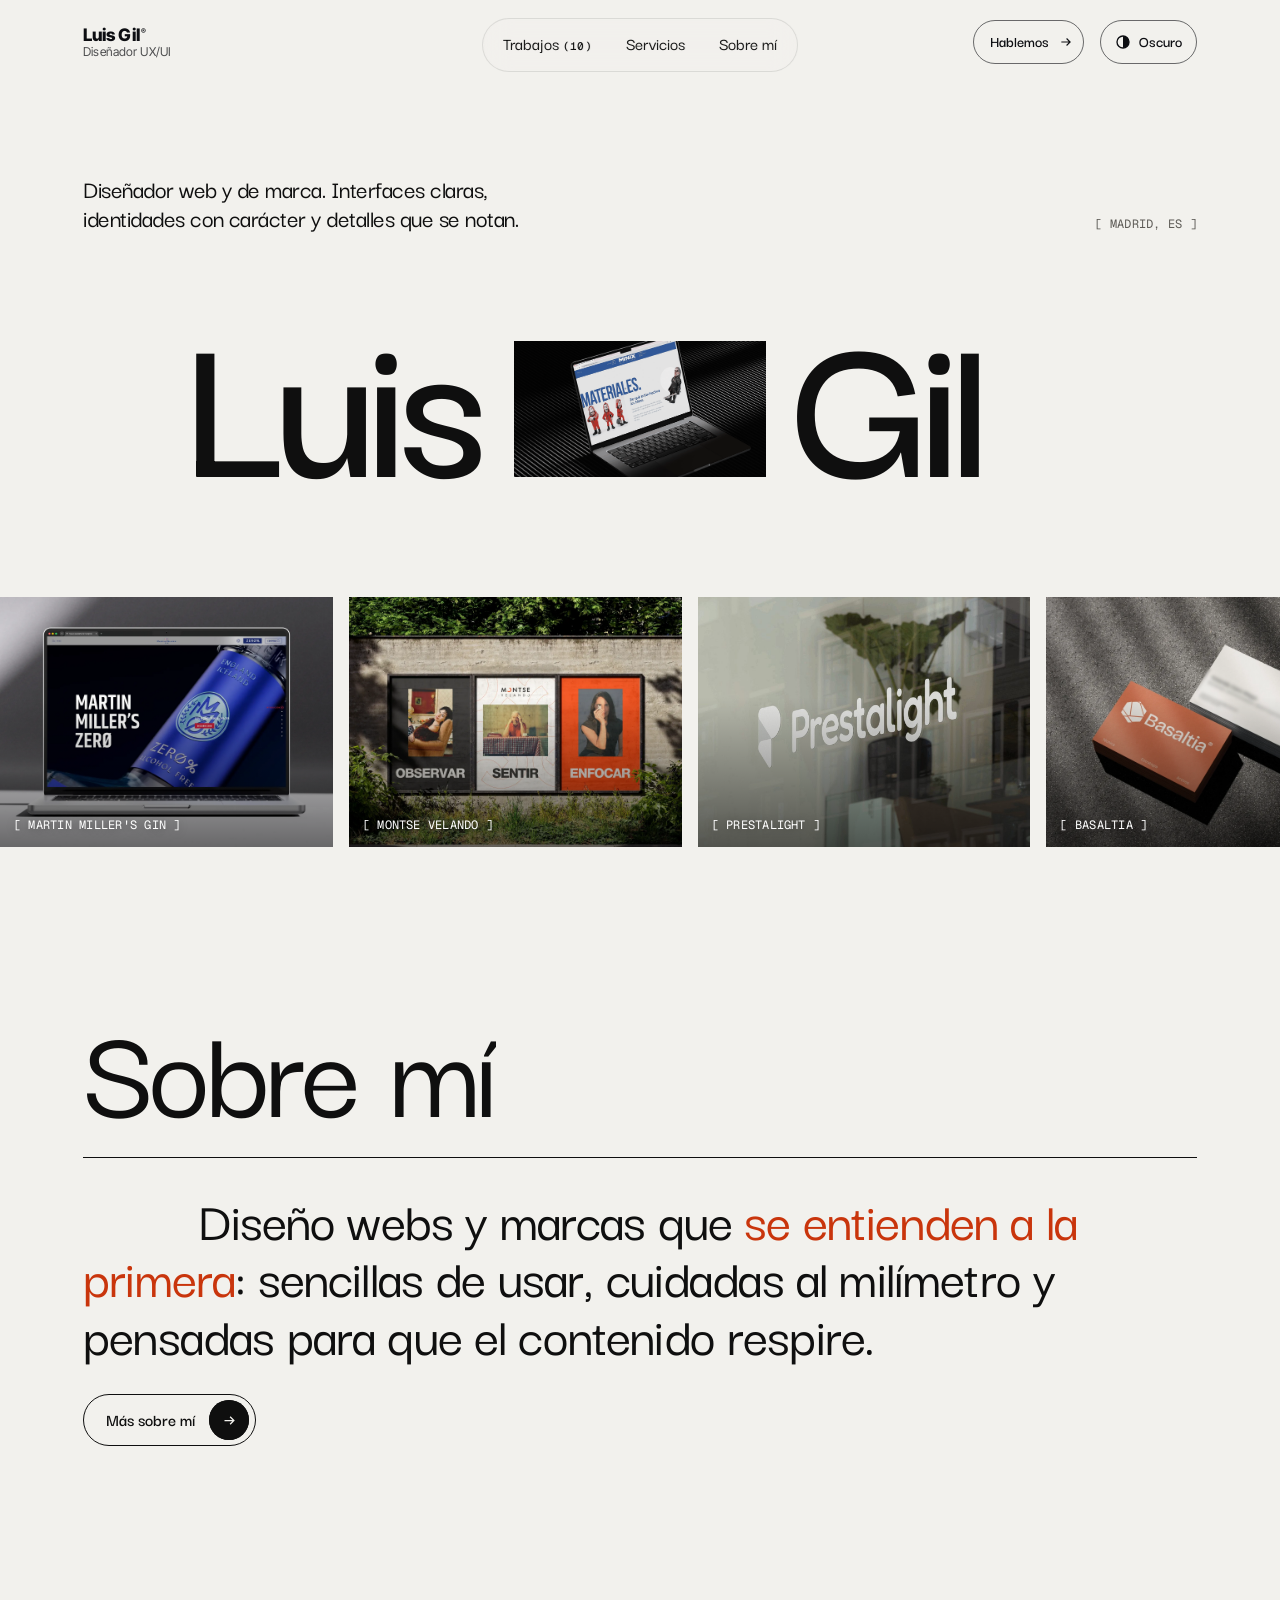
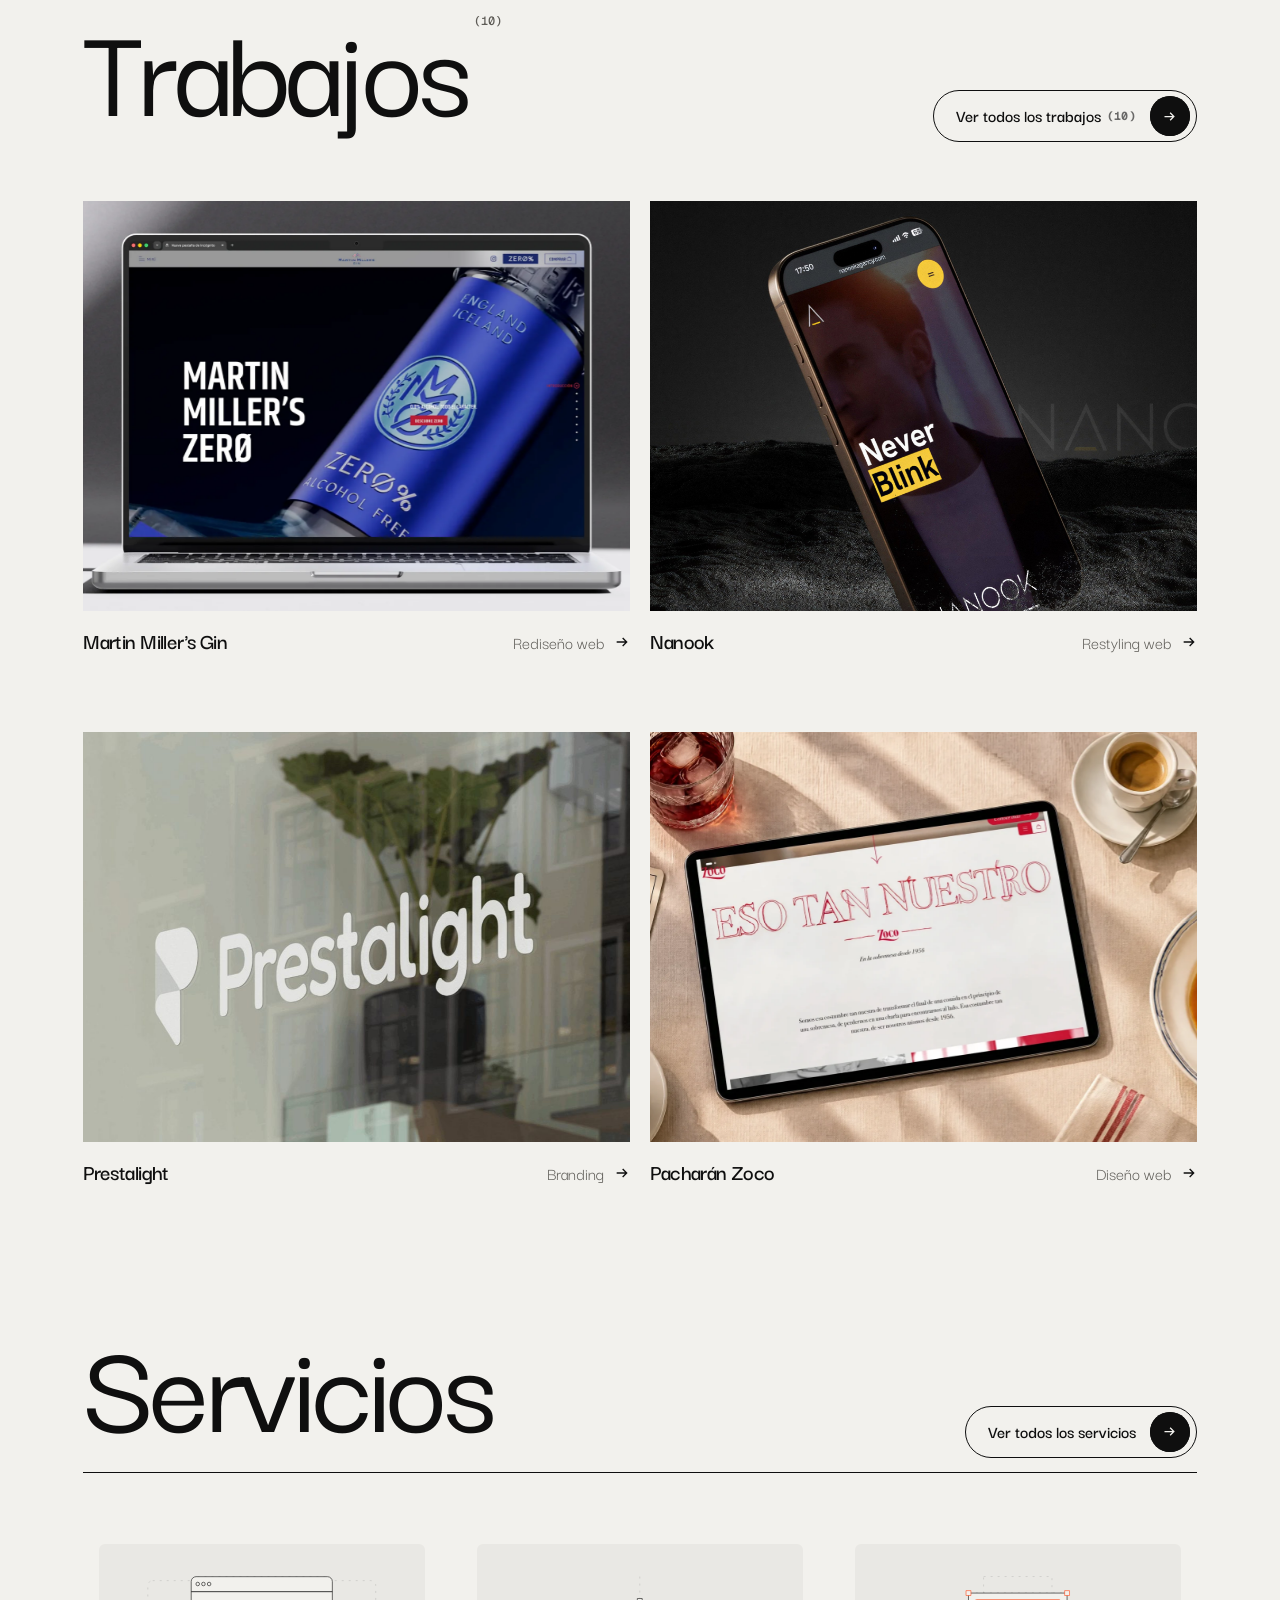
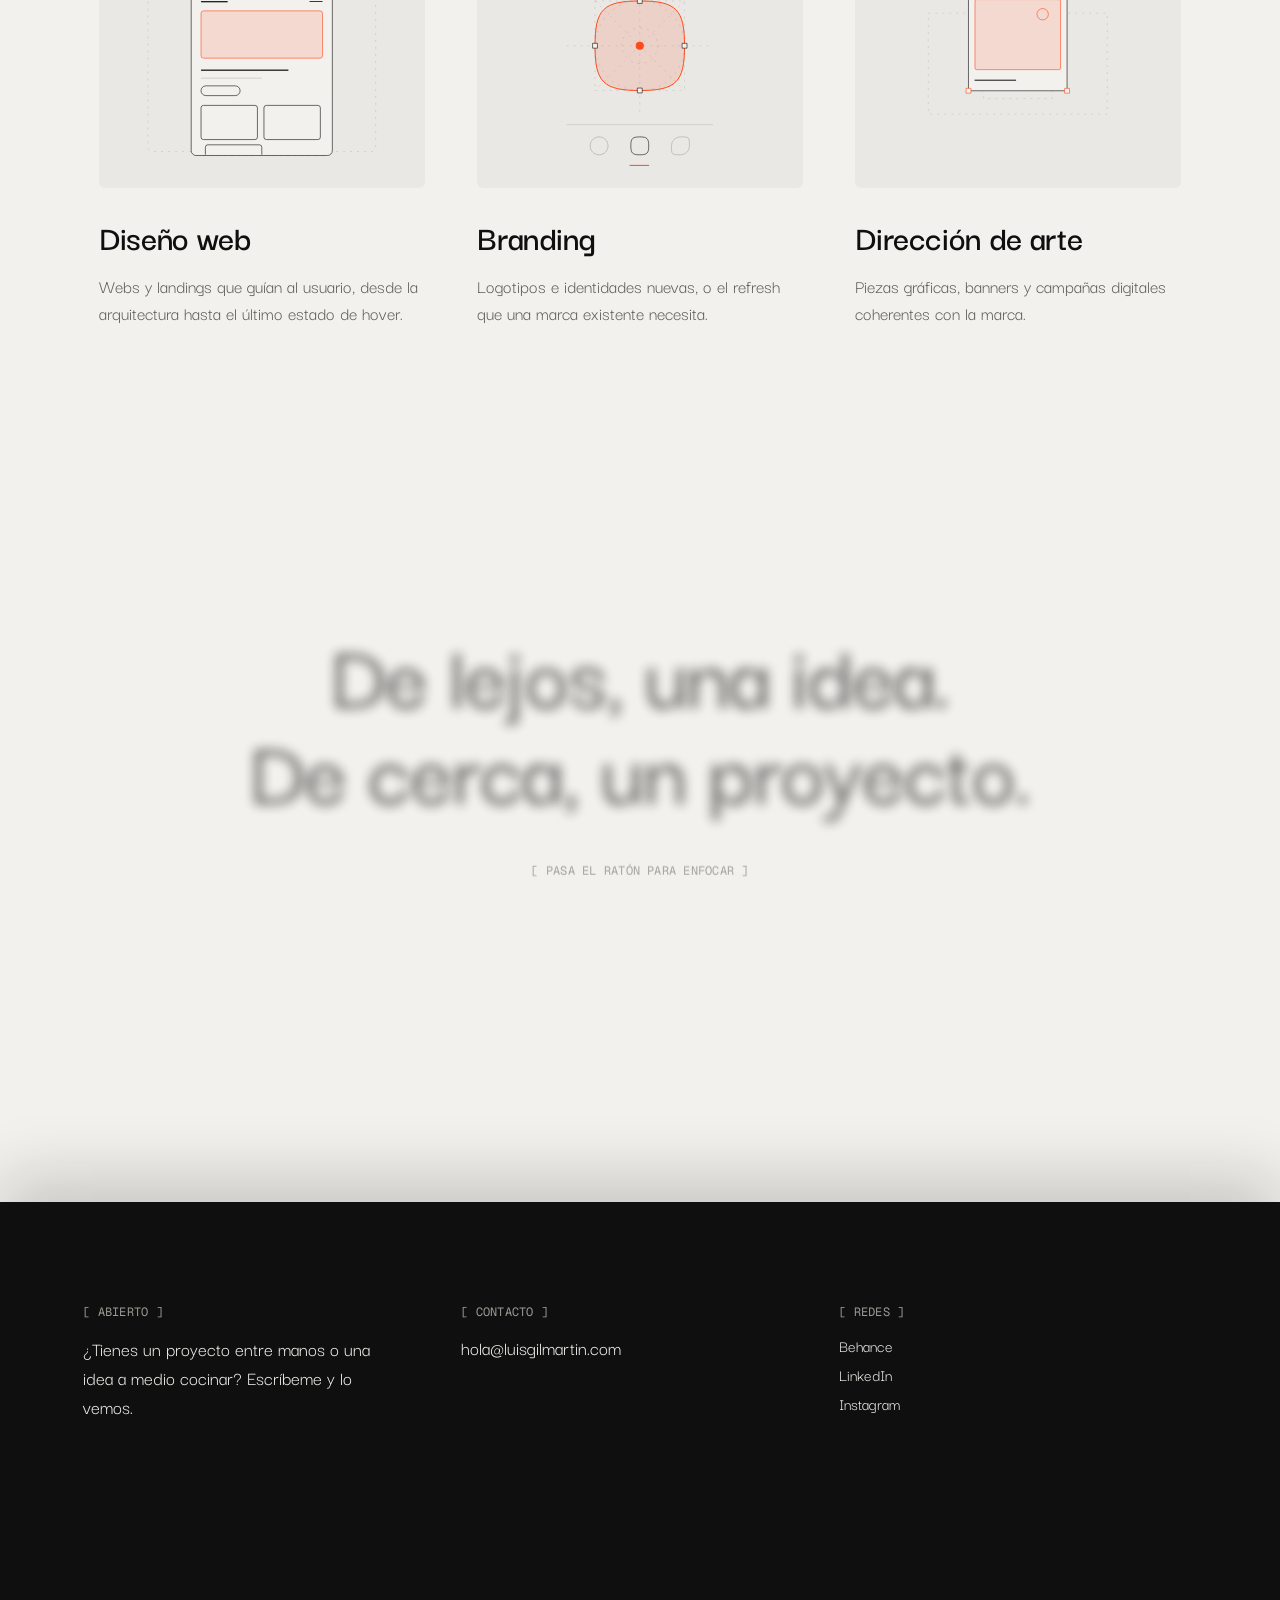
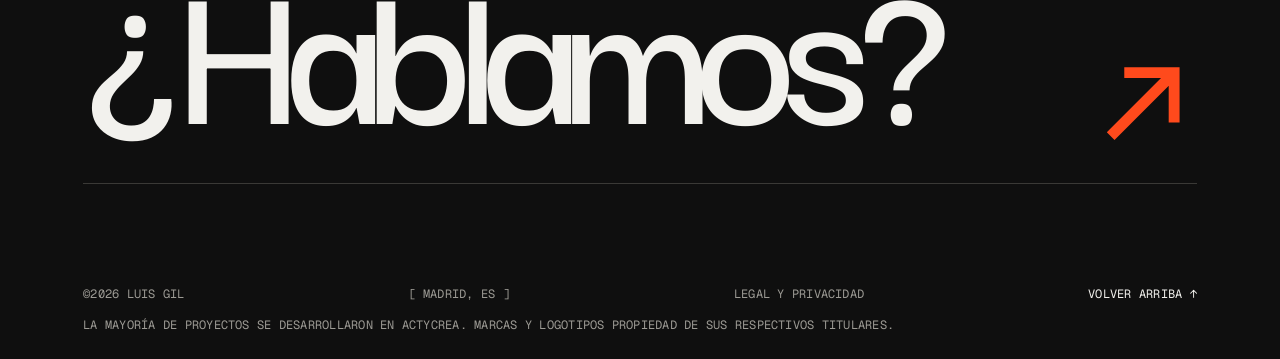
<file: index.html>
<!doctype html>
<html lang="es">
<head>
<meta charset="utf-8">
<meta name="robots" content="noindex, nofollow"><!-- TEMPORAL: quitar en el lanzamiento -->
<meta name="viewport" content="width=device-width, initial-scale=1, viewport-fit=cover">
<title>Luis Gil · Diseñador web y UX/UI</title>
<meta name="description" content="Portfolio de Luis Gil Martín, diseñador web y UX/UI en Madrid. Diseño web, branding y dirección de arte.">
<link rel="canonical" href="https://luisgilmartin.com/">
<meta property="og:type" content="website"><meta property="og:locale" content="es_ES">
<meta property="og:title" content="Luis Gil · Diseñador web y UX/UI"><meta property="og:description" content="Portfolio de Luis Gil Martín, diseñador web y UX/UI en Madrid. Diseño web, branding y dirección de arte.">
<meta property="og:url" content="https://luisgilmartin.com/"><meta property="og:image" content="https://luisgilmartin.com/thumb.jpg">
<meta name="twitter:card" content="summary_large_image">
<link rel="icon" href="favicon.svg" type="image/svg+xml">
<style>[hidden]:not([hidden=until-found i]){display:none!important}</style>
</head>
<body>
<link rel="stylesheet" href="fonts/fonts.css">
<style>
body{margin:0;background:#F2F1ED}
.lg-root{--gm:clamp(20px,6.5vw,128px);--gg:clamp(12px,1.6vw,24px);--accent:#FF4A1C;--bg:#F2F1ED;--fg:#0F0F0F;--muted:#5E5C57;--muted2:#8A8780;--muted-inv:#B9B7B1;--line:rgba(15,15,15,.075);--gline:rgba(15,15,15,.04);--fbg:#0F0F0F;--ffg:#F2F1ED;--fmuted:#9C9A94;--fline:#3A3936;transition:background-color .5s ease,color .5s ease}
.lg-root.lg-dark{--bg:#121211;--fg:#EEEDE9;--muted:#A3A19B;--muted2:#77756F;--muted-inv:#55534E;--line:rgba(238,237,233,.07);--gline:rgba(238,237,233,.035);--fbg:#F2F1ED;--ffg:#0F0F0F;--fmuted:#5E5C57;--fline:#CFCDC7;color-scheme:dark}
body:has(.lg-dark){background:#121211}
.lg-theme{min-height:44px;padding:0 14px;border:1px solid rgba(255,255,255,.6);border-radius:999px;background:transparent;color:#FFFFFF;font:inherit;font-size:16px;font-weight:600;display:inline-flex;align-items:center;gap:8px;cursor:pointer}
.lg-theme{transition:background-color .35s ease,color .35s ease,border-color .35s ease}
.lg-theme:hover{border-color:#FFFFFF;background:#FFFFFF;color:#000000}
.lg-theme:hover svg{transform:rotate(180deg)}
.lg-dark .lg-theme:hover svg{transform:rotate(360deg)}
.lg-theme:focus-visible,.lg-burger:focus-visible{outline:2px solid #FFFFFF;outline-offset:3px}
.lg-theme svg{transition:transform .6s cubic-bezier(.7,0,.2,1)}
.lg-dark .lg-theme svg{transform:rotate(180deg)}
.lg-t-dark{display:none}
.lg-theme .lg-t-light,.lg-theme .lg-t-dark{position:relative;top:-1.25px}
.lg-dark .lg-t-dark{display:inline}
.lg-dark .lg-t-light{display:none}
::view-transition-old(root),::view-transition-new(root){animation:none;mix-blend-mode:normal}
a{color:#0F0F0F;text-decoration:none}a:hover{color:#5E5C57}
.lg-root *{box-sizing:border-box}
.lg-mono{font-family:'Geist Mono',ui-monospace,monospace;font-size:12px;letter-spacing:.02em;text-transform:uppercase}
.lg-link{position:relative;display:inline-block}
.lg-link::after{content:"";position:absolute;left:0;right:0;bottom:-3px;height:1px;background:currentColor;transform:scaleX(0);transform-origin:right;transition:transform .5s cubic-bezier(.2,.8,.2,1)}
.lg-link:hover::after{transform:scaleX(1);transform-origin:left}
.lg-line{display:inline-block;overflow:hidden;vertical-align:bottom;line-height:1;padding:.06em .14em .24em .02em;margin-right:-.12em;margin-bottom:-.22em}
.lg-line > .lg-rise:last-child{letter-spacing:0}
.lg-rise{display:inline-block;transform:translateY(105%);animation:lgRise 1.1s cubic-bezier(.2,.8,.2,1) forwards}
@keyframes lgRise{to{transform:translateY(0)}}
.lg-fade{opacity:0;animation:lgFade 1s ease forwards}
.lg-pic{clip-path:inset(0 50% 0 50%);animation:lgPicIn 1s cubic-bezier(.7,0,.2,1) 3.8s forwards}
@keyframes lgPicIn{to{clip-path:inset(0 0 0 0)}}
.lg-pic-cycle{animation:lgPicCycle 6s steps(1) 4.8s infinite}
@keyframes lgPicCycle{0%{background:#D9D4C7}20%{background:#2A2926}40%{background:#C9CFD0}60%{background:#E3D6CC}80%{background:#BDB9AE}}
@keyframes lgFade{to{opacity:1}}
.lg-curtain{position:fixed;inset:0;z-index:50;pointer-events:none;animation:lgCurtain 1.1s cubic-bezier(.7,0,.2,1) 2.85s forwards}
@keyframes lgCurtain{to{transform:translateY(-100%)}}
.lg-track{display:flex;gap:16px;width:max-content;animation:lgMarquee 38s linear infinite}
@keyframes lgMarquee{to{transform:translateX(calc(-50% - 8px))}}
.lg-card .lg-media{overflow:hidden}
.lg-card .lg-media > div{transition:transform 1s cubic-bezier(.2,.8,.2,1)}
.lg-card:hover .lg-media > div{transform:scale(1.04)}
.lg-card .lg-media{--mx:0%;--my:0%;--py:0%;--s:1.16;--lx:50%;--ly:50%}
.lg-card:hover .lg-media{--s:1.22}
.lg-card .lg-media > div{position:relative}
.lg-card .lg-media img{transform:translate3d(var(--mx),calc(var(--py) + var(--my)),0) scale(var(--s));transition:transform .7s cubic-bezier(.2,.8,.2,1),filter .5s ease;will-change:transform}
.lg-lens{position:absolute;inset:0;pointer-events:none;opacity:0;transition:opacity .4s ease;-webkit-mask-image:radial-gradient(circle clamp(130px,17vw,250px) at var(--lx) var(--ly),#000 55%,transparent 100%);mask-image:radial-gradient(circle clamp(130px,17vw,250px) at var(--lx) var(--ly),#000 55%,transparent 100%)}
@media (hover:hover) and (pointer:fine){.lg-card:hover .lg-lens{opacity:1}.lg-card:hover .lg-media img.lg-base{filter:blur(10px)}}
.lg-card .lg-arrow{transition:transform .5s cubic-bezier(.2,.8,.2,1)}
.lg-card:hover .lg-arrow{transform:translateX(6px) rotate(-45deg)}
.lg-cta .lg-roll{display:inline-block;overflow:hidden;line-height:1;vertical-align:bottom;padding:.04em .08em .04em 0;margin-right:-.15em;letter-spacing:0}
.lg-cta .lg-roll > span{position:relative;display:inline-block;transition:transform .6s cubic-bezier(.7,0,.2,1);transition-delay:calc(var(--i) * 35ms)}
.lg-cta .lg-roll > span::after{content:attr(data-l);position:absolute;left:0;top:calc(100% + .04em)}
.lg-cta:hover .lg-roll > span,.lg-cta:focus-visible .lg-roll > span{transform:translateY(calc(-100% - .04em))}
.lg-cta svg{transition:transform .6s cubic-bezier(.7,0,.2,1)}
.lg-cta:hover svg,.lg-cta:focus-visible svg{transform:rotate(45deg)}
@media (prefers-reduced-motion:reduce){.lg-cta .lg-roll > span,.lg-cta svg{transition:none}}
[hidden]{display:none !important}
.lg-burger{display:none}
.lg-wm{display:inline-block;overflow:hidden;vertical-align:bottom;padding:.12em 0 .14em;margin:-.12em 0 -.14em}
.lg-word{display:inline-block;transform:translate3d(0,112%,0);transition:transform .7s cubic-bezier(.16,1,.3,1) var(--d,0s)}
.is-revealed .lg-word{transform:none}
.lg-menu{animation:lgMenuFade .35s ease both}
@keyframes lgMenuFade{from{opacity:0}}
.lg-menu .lg-mrow,.lg-menu .lg-mfoot{animation:lgMenuIn .8s cubic-bezier(.2,.8,.2,1) both;animation-delay:calc(var(--i) * 70ms + 120ms)}
@keyframes lgMenuIn{from{opacity:0;transform:translateY(28px)}to{opacity:1;transform:none}}
.lg-mrow{display:grid;grid-template-columns:minmax(0,1fr) auto;align-items:center;padding:18px 0;border-bottom:1px solid #3A3936;color:#F2F1ED !important}
.lg-mrow .lg-mlabel{font-size:clamp(38px,11vw,52px);font-weight:500;line-height:1;letter-spacing:-0.01em;position:relative;top:-0.06em}
.lg-mrow[aria-current="page"] .lg-mlabel{color:#FF4A1C}
.lg-mrow svg{transition:transform .5s cubic-bezier(.2,.8,.2,1)}
.lg-mrow:hover svg,.lg-mrow:focus-visible svg{transform:rotate(-45deg)}
.lg-mclose{border-color:rgba(242,241,237,.6) !important;transition:background-color .35s ease,color .35s ease}
.lg-mclose:hover{background:#F2F1ED !important;color:#0F0F0F !important}
@media (prefers-reduced-motion:reduce){.lg-menu,.lg-menu .lg-mrow,.lg-menu .lg-mfoot{animation:none}}
.lg-btn-label{position:relative;top:-1.25px}
.lg-burger{transition:background-color .35s ease,color .35s ease,border-color .35s ease}
.lg-burger:hover{border-color:#FFFFFF !important;background:#FFFFFF !important;color:#000000 !important}
.lg-num{font-family:'Geist Mono',ui-monospace,monospace;font-size:12px;font-weight:400;letter-spacing:.02em;line-height:1.2;text-transform:uppercase;color:var(--accent-text) !important}
.lg-sviz{aspect-ratio:4 / 3;max-width:100%;border-radius:6px;background:color-mix(in srgb,var(--fg) 4%,var(--bg));overflow:hidden}
.lg-sviz svg{display:block;width:100%;height:100%}
.lg-sviz svg *{vector-effect:non-scaling-stroke}
.lg-cols{display:grid;grid-template-columns:repeat(12,minmax(0,1fr));column-gap:var(--gg);row-gap:24px}
.lg-cols > *{min-width:0}
.lg-nav-pill .lg-link[aria-current="page"]{background:color-mix(in srgb,var(--fg) 10%,transparent)}
.lg-tag{background:var(--bg);display:inline-flex;align-items:center;min-height:34px;padding:0 14px 4px;border:1px solid color-mix(in srgb,var(--fg) 25%,transparent);border-radius:999px;font-size:17px}
@media (max-width:860px){.lg-cols > *{grid-column:1 / -1 !important}}
.lg-nav-pill{position:fixed;top:18px;left:50%;transform:translateX(-50%);z-index:21;background:color-mix(in srgb,var(--bg) 80%,transparent);-webkit-backdrop-filter:blur(14px);backdrop-filter:blur(14px);border:1px solid color-mix(in srgb,var(--fg) 10%,transparent);border-radius:999px;padding:4px}
.lg-nav-pill .lg-link{color:var(--fg) !important;padding:7px 16px 9px;line-height:1.2;border-radius:999px;transition:background-color .3s ease}
.lg-nav-pill .lg-link:hover{background:color-mix(in srgb,var(--fg) 8%,transparent)}
.lg-nav-pill .lg-link::after{left:16px;right:16px;bottom:7px}
@media (max-width:560px){
.lg-name{grid-template-columns:minmax(0,1fr) !important;font-size:min(calc((100vw - 2 * var(--gm)) / 1.42),260px) !important;row-gap:0;--lg-gap-b:-.23em}
.lg-name > .lg-line{justify-self:center !important;padding:.06em .07em .02em !important;margin:0 !important}
.lg-name > .lg-line:first-of-type{margin-bottom:var(--lg-gap-a,0) !important}
.lg-name > .lg-line:last-of-type{margin-top:var(--lg-gap-b,0) !important}
.lg-name > .lg-pic{width:100% !important;height:auto !important;aspect-ratio:1.85;align-self:auto !important;border-radius:0 !important}
}
.lg-pw{display:inline-block;white-space:nowrap}
.lg-pl{display:inline-block;font-weight:500}
.lg-cursor{position:fixed;left:0;top:0;width:14px;height:14px;margin:-7px 0 0 -7px;border-radius:50%;background:#FF4A1C;pointer-events:none;z-index:60;opacity:0;transition:width .35s cubic-bezier(.2,.8,.2,1),height .35s cubic-bezier(.2,.8,.2,1),margin .35s cubic-bezier(.2,.8,.2,1),opacity .3s ease;will-change:transform}
.lg-cursor.is-on{opacity:1}
.lg-cursor.is-hover{width:56px;height:56px;margin:-28px 0 0 -28px;opacity:.85}
@media (hover:hover) and (pointer:fine){.lg-root,.lg-root a,.lg-root button{cursor:none}}
@media (hover:none),(pointer:coarse){.lg-cursor{display:none}}
html,body{overflow-x:clip}
.lg-grid{position:fixed;inset:0;z-index:0;pointer-events:none;display:grid;grid-template-columns:repeat(12,minmax(0,1fr));column-gap:var(--gg);padding-left:var(--gm);padding-right:var(--gm)}
.lg-grid > span{border-left:1px solid var(--gline,var(--line));border-right:1px solid var(--gline,var(--line));transform-origin:top;transform:scaleY(0);animation:lgGridIn 1.4s cubic-bezier(.7,0,.2,1) forwards}
.lg-main{position:sticky;z-index:1}
.lg-root > footer{position:relative;z-index:2;box-shadow:0 -24px 60px rgba(15,15,15,.18)}
.lg-shade{position:absolute;inset:0;background:#0F0F0F;opacity:0;pointer-events:none;z-index:5}
@keyframes lgGridIn{to{transform:scaleY(1)}}
@media (max-width:860px){.lg-grid{grid-template-columns:repeat(4,minmax(0,1fr))}.lg-grid > span:nth-child(n+5){display:none}}
@media (max-width:860px){
.lg-nav{display:none !important}
.lg-burger{display:inline-flex}
.lg-works{grid-template-columns:minmax(0,1fr) !important}
.lg-works > a{margin-top:0 !important}
.lg-svcs{grid-template-columns:minmax(0,1fr) !important}
.lg-split{flex-direction:column !important;align-items:flex-start !important}
}
@media (prefers-reduced-motion:reduce){
.lg-rise{animation:none;transform:none}
.lg-pic{animation:none;clip-path:none}
.lg-pic-cycle{animation:none}
.lg-fade{animation:none;opacity:1}
.lg-curtain{display:none}
.lg-grid > span{animation:none;transform:none}
.lg-track{animation:none}
}
/* Scroll reveal ( added by JS only, so content stays visible without it ) */
.lg-rv{opacity:0;transform:translate3d(0,48px,0);transition:opacity .6s ease var(--rd,0s),transform .8s cubic-bezier(.16,1,.3,1) var(--rd,0s) !important}
.lg-rv.is-in{opacity:1;transform:none}
.lg-rv-media{clip-path:inset(100% 0 0 0);transition:clip-path .7s cubic-bezier(.7,0,.2,1) var(--rd,0s) !important}
.lg-rv-media img{scale:1.22;backface-visibility:hidden;transition:scale .95s cubic-bezier(.16,1,.3,1) var(--rd,0s) !important}
.lg-rv-media.is-in{clip-path:inset(0 0 0 0)}
.lg-rv-media.is-in img{scale:1}
.lg-card .lg-rv-media{clip-path:none !important;opacity:0;transition:opacity .7s ease var(--rd,0s) !important}
.lg-card .lg-rv-media img{scale:1 !important}
.lg-card .lg-rv-media.is-in{opacity:1}
.lg-card .lg-media{background:var(--bg)}
/* Main buttons */
.lg-btn{position:relative;isolation:isolate;overflow:hidden;display:inline-flex !important;align-items:center;gap:14px !important;min-height:52px !important;padding:0 6px 0 22px;border:1px solid var(--fg);border-radius:999px;color:var(--fg) !important;font-size:18px !important;font-weight:600 !important;line-height:1;transition:color .45s cubic-bezier(.7,0,.2,1),border-color .45s ease}
.lg-btn::before{content:"";position:absolute;z-index:-1;right:6px;top:50%;width:40px;height:40px;margin-top:-20px;border-radius:50%;background:var(--fg);transform:scale(1);transition:transform .7s cubic-bezier(.7,0,.2,1)}
.lg-btn > .lg-btn-t{position:relative;top:-1px}
.lg-btn .lg-mono{color:inherit;opacity:.6;margin-left:-8px}
.lg-btn-ic{display:inline-flex;align-items:center;justify-content:center;flex:none;width:40px;height:40px;border-radius:50%;background:var(--fg);color:var(--bg);overflow:hidden;transition:background-color .45s ease,color .45s ease,transform .6s cubic-bezier(.7,0,.2,1)}
.lg-btn-ic svg{width:15px;height:15px}
.lg-btn:hover,.lg-btn:focus-visible{color:var(--bg) !important;transition:color .3s ease .2s,border-color .45s ease}
.lg-btn:hover::before,.lg-btn:focus-visible::before{transform:scale(16)}
.lg-btn:hover .lg-btn-ic,.lg-btn:focus-visible .lg-btn-ic{transform:rotate(-45deg)}
.lg-btn:focus-visible{outline:2px solid var(--accent);outline-offset:3px}
@keyframes lgArrowLoop{0%{transform:none}49%{transform:translateX(160%)}50%{transform:translateX(-160%)}100%{transform:none}}
.lg-hbtn{min-height:44px;padding:0 10px 0 16px;border:1px solid rgba(255,255,255,.6);border-radius:999px;color:#FFFFFF;font-size:16px !important;font-weight:600 !important;display:inline-flex;align-items:center;gap:10px !important;transition:background-color .35s ease,color .35s ease,border-color .35s ease}
.lg-hbtn > span{position:relative;top:-1.25px}
.lg-hbtn svg{transition:transform .5s cubic-bezier(.2,.8,.2,1)}
.lg-hbtn:hover,.lg-hbtn:focus-visible{background:#FFFFFF;border-color:#FFFFFF;color:#000000 !important}
.lg-hbtn:hover svg,.lg-hbtn:focus-visible svg{transform:rotate(-45deg)}
.lg-hbtn:focus-visible{outline:2px solid #FFFFFF;outline-offset:3px}
@media (prefers-reduced-motion:reduce){.lg-btn::before,.lg-btn,.lg-btn-ic,.lg-hbtn,.lg-hbtn svg{transition:none}.lg-btn:hover .lg-btn-ic{transform:none}}
/* Intro loader: crosshair frame closing on a 0-100 counter */
.lg-ld{--hx:46vw;--hy:44vh;color:#F2F1ED;font-family:'Geist Mono',ui-monospace,monospace}
.lg-ld-v,.lg-ld-h{position:absolute;background:rgba(242,241,237,.2)}
.lg-ld-v{top:0;bottom:0;width:1px;transform:scaleY(0);animation:lgLdV .9s cubic-bezier(.7,0,.2,1) .1s forwards}
.lg-ld-h{left:0;right:0;height:1px;transform:scaleX(0);animation:lgLdH .9s cubic-bezier(.7,0,.2,1) .1s forwards}
.lg-ld-v.l{left:calc(50% - var(--hx))}.lg-ld-v.r{left:calc(50% + var(--hx))}
.lg-ld-h.t{top:calc(50% - var(--hy))}.lg-ld-h.b{top:calc(50% + var(--hy))}
@keyframes lgLdV{to{transform:scaleY(1)}}
@keyframes lgLdH{to{transform:scaleX(1)}}
.lg-ld-x{position:absolute;width:11px;height:11px;margin:-5px 0 0 -5px;opacity:0;animation:lgFade .4s ease .7s forwards}
.lg-ld-x::before,.lg-ld-x::after{content:"";position:absolute;background:#FF4A1C}
.lg-ld-x::before{left:5px;top:0;width:1px;height:11px}.lg-ld-x::after{top:5px;left:0;height:1px;width:11px}
.lg-ld-x.tl{left:calc(50% - var(--hx));top:calc(50% - var(--hy))}.lg-ld-x.tr{left:calc(50% + var(--hx));top:calc(50% - var(--hy))}
.lg-ld-x.bl{left:calc(50% - var(--hx));top:calc(50% + var(--hy))}.lg-ld-x.br{left:calc(50% + var(--hx));top:calc(50% + var(--hy))}
.lg-ld-n{position:absolute;color:rgba(242,241,237,.28)}
.lg-ld-n.t{top:0;left:50%;width:140px;height:18px;margin-left:-70px}.lg-ld-n.b{bottom:0;left:50%;width:140px;height:18px;margin-left:-70px;transform:scaleY(-1)}
.lg-ld-n.l{left:0;top:50%;width:18px;height:140px;margin-top:-70px}.lg-ld-n.r{right:0;top:50%;width:18px;height:140px;margin-top:-70px;transform:scaleX(-1)}
.lg-ld-c{position:absolute;left:50%;top:50%;transform:translate(-50%,-50%);font-size:clamp(16px,1.4vw,22px);letter-spacing:.02em;font-variant-numeric:tabular-nums;transition:opacity .3s ease}
.lg-ld-m{position:absolute;color:#9C9A94;font-size:11px;letter-spacing:.04em;text-transform:uppercase;opacity:0;animation:lgFade .6s ease .3s forwards}
.lg-ld-m.tl{left:clamp(28px,3vw,48px);top:clamp(24px,3vw,40px)}.lg-ld-m.bl{left:clamp(28px,3vw,48px);bottom:clamp(24px,3vw,40px)}.lg-ld-m.br{right:clamp(28px,3vw,48px);bottom:clamp(24px,3vw,40px)}
.lg-ld-c{display:inline-flex;align-items:flex-start;line-height:1.2}
.lg-od{display:inline-block;height:1.2em;overflow:hidden;width:.62em;text-align:center;line-height:1.2}
.lg-od-s{display:block;will-change:transform}
.lg-od-s i{display:block;height:1.2em;line-height:1.2;font-style:normal}
.lg-od-h{width:0;transition:width .25s ease}
.lg-ld.is-100 .lg-od-h{width:.62em}
.lg-od-pc{margin-left:.06em;line-height:1.2}
.lg-ld.is-done .lg-ld-c{opacity:0}
/* Illustrations: a touch finer than the original drawing */
.lg-sviz svg [stroke-width="1"],.lg-pviz svg [stroke-width="1"],.lg-viz svg [stroke-width="1"]{stroke-width:.6px}
.lg-sviz svg [stroke-width="1.5"],.lg-pviz svg [stroke-width="1.5"],.lg-viz svg [stroke-width="1.5"]{stroke-width:1px}
.lg-sviz svg [stroke-width="2"],.lg-pviz svg [stroke-width="2"],.lg-viz svg [stroke-width="2"]{stroke-width:1.3px}
/* Home section titles: big display words that roll in, with a drawing rule */
.lg-sh{display:flex;align-items:flex-start;gap:clamp(10px,1.6vw,24px)}
.lg-sh-i{color:var(--accent-text);padding-top:clamp(8px,1.2vw,18px)}
.lg-sh-t{margin:0;display:flex;align-items:flex-start;font-size:clamp(58px,10.5vw,176px);font-weight:500;line-height:.9;letter-spacing:-0.035em}
.lg-sh-w{display:inline-flex;white-space:nowrap}
.lg-sh-l{display:inline-block;overflow:hidden;padding:.04em .02em .12em;margin:0 -.02em}
.lg-sh-l > span{position:relative;display:inline-block;transform:translateY(110%);transition:transform .9s cubic-bezier(.16,1,.3,1);transition-delay:calc(var(--i) * 45ms)}
.lg-sh-sp{display:inline-block;width:.24em}
.lg-sh-n{color:var(--muted);margin:clamp(8px,1.2vw,18px) 0 0 .5em;letter-spacing:.02em;line-height:1}
.lg-sh.is-in .lg-sh-l > span{transform:none}
.lg-sh-rule{display:block;height:1px;background:var(--fg);transform:scaleX(0);transform-origin:left;transition:transform 1.4s cubic-bezier(.7,0,.2,1) .25s}
.lg-sh-rule.is-in{transform:scaleX(1)}
#sobre-mi .lg-sh-rule{margin-top:14px}
@media (prefers-reduced-motion:reduce){.lg-sh-l > span,.lg-sh-rule{transition:none;transform:none}}
/* Design review fixes: dark-mode links, readable accent text, touch targets, small text */
.lg-root{--accent-text:#C9350C}
.lg-root.lg-dark{--accent-text:#FF4A1C}
.lg-root a{color:var(--fg)}
.lg-root a:hover{color:var(--muted)}
.lg-main a.lg-link,.lg-root footer a.lg-link{padding-block:12px;margin-block:-12px}
.lg-main a.lg-link::after,.lg-root footer a.lg-link::after{bottom:9px}
.lg-nav-pill a.lg-link{padding:10px 16px 12px}
.lg-nav-pill a.lg-link::after{bottom:10px}
.lg-root > header > a:first-child{padding-block:5px;margin-block:-5px}
.lg-slot-info .lg-mono{color:var(--fg) !important}
.lg-track > div:has(> img)::after{content:"";position:absolute;inset:auto 0 0;height:60%;background:linear-gradient(to top,rgba(0,0,0,.55),rgba(0,0,0,0));pointer-events:none}
.lg-track > div > img + .lg-mono{z-index:1}
.lg-main a.lg-link.lg-mono,.lg-root footer .lg-mono a.lg-link{padding-block:14px;margin-block:-14px}
.lg-main a.lg-link.lg-mono::after,.lg-root footer .lg-mono a.lg-link::after{bottom:11px}
.lg-grid{display:none !important}
</style>

<div class="lg-root" style="width: 100%; min-height: 100vh; background: var(--bg); color: var(--fg); font-family: 'Darker Grotesque', system-ui, sans-serif; font-size: 18px; position: relative">


<div class="lg-grid" aria-hidden="true"><span style="animation-delay: 3.7s"></span><span style="animation-delay: 3.76s"></span><span style="animation-delay: 3.82s"></span><span style="animation-delay: 3.88s"></span><span style="animation-delay: 3.94s"></span><span style="animation-delay: 4s"></span><span style="animation-delay: 4.06s"></span><span style="animation-delay: 4.12s"></span><span style="animation-delay: 4.18s"></span><span style="animation-delay: 4.24s"></span><span style="animation-delay: 4.3s"></span><span style="animation-delay: 4.36s"></span></div>


<div class="lg-cursor" aria-hidden="true" style="background: #FF4A1C"></div>

<div class="lg-curtain lg-ld" aria-hidden="true" style="background: #0F0F0F"><span class="lg-ld-v l"></span><span class="lg-ld-v r"></span><span class="lg-ld-h t"></span><span class="lg-ld-h b"></span><span class="lg-ld-x tl"></span><span class="lg-ld-x tr"></span><span class="lg-ld-x bl"></span><span class="lg-ld-x br"></span><span class="lg-ld-n t"><svg viewBox="0 0 140 18" preserveAspectRatio="none" style="width:100%;height:100%;display:block"><path d="M0 0 L22 18 L118 18 L140 0" fill="none" stroke="currentColor" stroke-width="1" vector-effect="non-scaling-stroke"></path></svg></span><span class="lg-ld-n b"><svg viewBox="0 0 140 18" preserveAspectRatio="none" style="width:100%;height:100%;display:block"><path d="M0 0 L22 18 L118 18 L140 0" fill="none" stroke="currentColor" stroke-width="1" vector-effect="non-scaling-stroke"></path></svg></span><span class="lg-ld-n l"><svg viewBox="0 0 18 140" preserveAspectRatio="none" style="width:100%;height:100%;display:block"><path d="M0 0 L18 22 L18 118 L0 140" fill="none" stroke="currentColor" stroke-width="1" vector-effect="non-scaling-stroke"></path></svg></span><span class="lg-ld-n r"><svg viewBox="0 0 18 140" preserveAspectRatio="none" style="width:100%;height:100%;display:block"><path d="M0 0 L18 22 L18 118 L0 140" fill="none" stroke="currentColor" stroke-width="1" vector-effect="non-scaling-stroke"></path></svg></span><span class="lg-ld-m tl">Luis Gil®</span><span class="lg-ld-m bl">Diseñador UX/UI</span><span class="lg-ld-m br">Portfolio ©2026</span><span class="lg-ld-c" aria-label="Cargando"><span class="lg-od lg-od-h"><span class="lg-od-s"><i>1</i></span></span><span class="lg-od" data-p="10"><span class="lg-od-s"><i>0</i><i>1</i><i>2</i><i>3</i><i>4</i><i>5</i><i>6</i><i>7</i><i>8</i><i>9</i><i>0</i></span></span><span class="lg-od" data-p="1"><span class="lg-od-s"><i>0</i><i>1</i><i>2</i><i>3</i><i>4</i><i>5</i><i>6</i><i>7</i><i>8</i><i>9</i><i>0</i></span></span><span class="lg-od-pc">%</span></span></div>

<script>
/**
 * Intro loader in two runs: the counter rolls up to 64, holds, then rolls to 100
 * ( odometer digits ), while the crosshair frame closes in on the number.
 * Then the panel lifts ( CSS ).
 */
( ( ) => {
  const ld = document.querySelector( '.lg-ld' );
  if ( !ld ) {
    return;
  }
  const cols = Array.from( ld.querySelectorAll( '.lg-od[data-p]' ) ).map( ( el ) => ( { p: Number( el.dataset.p ), s: el.querySelector( '.lg-od-s' ) } ) );
  const reduce = window.matchMedia( '(prefers-reduced-motion: reduce)' ).matches;
  // [ start ms, end ms, from %, to % ]
  const RUNS = [ [ 250, 1100, 0, 64 ], [ 1500, 2300, 64, 100 ] ];
  const easeOut = ( t ) => 1 - Math.pow( 1 - t, 3 );
  const easeInOut = ( t ) => ( t < 0.5 ? 4 * t * t * t : 1 - Math.pow( -2 * t + 2, 3 ) / 2 );

  /**
   * Places each digit strip for a ( possibly fractional ) value, carrying
   * smoothly into the next column like an odometer.
   *
   * @param {number} v Value from 0 to 100.
   */
  const setValue = ( v ) => {
    v = Math.abs( v - Math.round( v ) ) < 0.02 ? Math.round( v ) : v;
    cols.forEach( ( c ) => {
      const base = Math.floor( v / c.p ) % 10;
      const carry = c.p === 1 ? v - Math.floor( v ) : Math.max( 0, ( v % c.p ) - ( c.p - 1 ) );
      const y = v >= 100 ? 0 : base + carry;
      c.s.style.transform = 'translateY(' + ( -y * 1.2 ).toFixed( 3 ) + 'em)';
    } );
    ld.classList.toggle( 'is-100', v >= 99.999 );
  };
  const setFrame = ( v ) => {
    const k = 1 - Math.pow( 1 - v / 100, 1.6 );
    ld.style.setProperty( '--hx', 'calc(' + ( 46 * ( 1 - k ) ).toFixed( 3 ) + 'vw + ' + ( 64 * k ).toFixed( 1 ) + 'px)' );
    ld.style.setProperty( '--hy', 'calc(' + ( 44 * ( 1 - k ) ).toFixed( 3 ) + 'vh + ' + ( 34 * k ).toFixed( 1 ) + 'px)' );
  };
  if ( reduce ) {
    setValue( 100 );
    setFrame( 100 );
    return;
  }
  setValue( 0 );
  const t0 = performance.now( );
  const tick = ( now ) => {
    const el = now - t0;
    let v = 0;
    RUNS.forEach( ( r, i ) => {
      if ( el >= r[ 0 ] ) {
        const u = Math.min( 1, ( el - r[ 0 ] ) / ( r[ 1 ] - r[ 0 ] ) );
        v = r[ 2 ] + ( r[ 3 ] - r[ 2 ] ) * ( i ? easeInOut( u ) : easeOut( u ) );
      }
    } );
    setValue( v );
    setFrame( v );
    if ( el < RUNS[ RUNS.length - 1 ][ 1 ] ) {
      requestAnimationFrame( tick );
    } else {
      setValue( 100 );
      setFrame( 100 );
      window.setTimeout( ( ) => ld.classList.add( 'is-done' ), 260 );
    }
  };
  requestAnimationFrame( tick );
} )( );
</script>
<header style="position: sticky; top: 0; z-index: 20; mix-blend-mode: difference; color: #FFFFFF; padding: 20px var(--gm); display: flex; align-items: center; justify-content: space-between; gap: 24px">
<a href="#top" aria-label="Luis Gil, Diseñador UX/UI, inicio" style="font-family: 'Inter Tight', system-ui, sans-serif; display: inline-flex; flex-direction: column; gap: 2px; color: #FFFFFF; line-height: 1">
<span style="font-weight: 800; font-size: clamp(16px, 1.35vw, 20px); letter-spacing: 0">Luis Gil<sup style="font-size: 0.45em; font-weight: 500; letter-spacing: 0; margin-left: 1px; vertical-align: 0.9em">®</sup></span>
<span style="font-weight: 400; font-size: clamp(12px, 0.95vw, 14px); letter-spacing: 0.01em; opacity: 0.72">Diseñador UX/UI</span>
</a>
<div style="display: flex; align-items: center; gap: 16px">
<a class="lg-hbtn lg-nav" href="#contacto" style="color: #FFFFFF"><span>Hablemos</span>
<svg width="14" height="14" viewBox="0 0 24 24" aria-hidden="true"><path d="M4 12h15M13 6l6 6-6 6" fill="none" stroke="currentColor" stroke-width="2"></path></svg></a>
<button class="lg-theme" type="button" data-theme-toggle aria-label="Cambiar entre modo claro y oscuro"><svg width="16" height="16" viewBox="0 0 24 24" aria-hidden="true"><circle cx="12" cy="12" r="9" fill="none" stroke="currentColor" stroke-width="2"></circle><path d="M12 3a9 9 0 0 1 0 18z" fill="currentColor"></path></svg><span class="lg-t-light">Oscuro</span><span class="lg-t-dark">Claro</span></button>
<button class="lg-burger" type="button" data-menu-open style="min-height: 44px; padding: 0 16px; border: 1px solid rgba(255,255,255,.6); border-radius: 999px; background: transparent; color: #FFFFFF; font: inherit; font-size: 16px; font-weight: 600; align-items: center; cursor: pointer"><span class="lg-btn-label">Menú</span></button>
</div>
</header>
<nav class="lg-nav lg-nav-pill" aria-label="Principal" style="display: flex; align-items: center; gap: 2px; font-size: 18px; font-weight: 500">
<a class="lg-link" href="trabajos.html">Trabajos <span class="lg-mono" style="font-size: 11px">(10)</span></a>
<a class="lg-link" href="servicios.html">Servicios</a>
<a class="lg-link" href="sobre-mi.html">Sobre mí</a>
</nav>

<div class="lg-main" style="top: 0px">
<div class="lg-shade" aria-hidden="true" style="opacity: 0"></div>
<section id="top" style="padding: clamp(40px, 7vw, 110px) var(--gm) 0; margin-top: -74px; padding-top: calc(74px + clamp(40px, 7vw, 110px))">
<div class="lg-split" style="display: flex; justify-content: space-between; align-items: flex-end; gap: 24px; margin-bottom: clamp(24px, 3vw, 40px)">
<p class="lg-fade" style="margin: 0; max-width: 460px; font-size: clamp(20px, 2vw, 28px); line-height: 1.15; font-weight: 500; letter-spacing: -0.02em; animation-delay: 3.9s">Diseñador web y de marca. Interfaces claras, identidades con carácter y detalles que se notan.</p>
<div class="lg-fade lg-mono" style="display: flex; gap: 32px; color: var(--muted); animation-delay: 4.05s">
<span>[ Madrid, ES ]</span>
</div>
</div>
<h1 class="lg-name" aria-label="Luis Gil" style="margin: 0; font-weight: 600; font-size: clamp(40px, calc((100vw - 2 * var(--gm) - 40px) / 4.9), 320px); line-height: 1; letter-spacing: -0.04em; display: grid; grid-template-columns: minmax(0, 1fr) auto minmax(0, 1fr); align-items: baseline; column-gap: 0.1em; white-space: nowrap; overflow: hidden">
<span class="lg-line" aria-hidden="true" style="justify-self: end"><span class="lg-rise" style="animation-delay: 3.55s">L</span><span class="lg-rise" style="animation-delay: 3.61s">u</span><span class="lg-rise" style="animation-delay: 3.67s">i</span><span class="lg-rise" style="animation-delay: 3.73s">s</span></span>
<span class="lg-pic" aria-hidden="true" style="align-self: baseline; display: inline-block; width: 1.15em; height: 0.62em; border-radius: 0; overflow: hidden; position: relative; background: #D9D4C7"><img src="img/hero.gif" alt="" style="position: absolute; inset: 0; width: 100%; height: 100%; object-fit: cover; display: block"></span>
<span class="lg-line" aria-hidden="true" style="justify-self: start"><span class="lg-rise" style="animation-delay: 3.88s">G</span><span class="lg-rise" style="animation-delay: 3.94s">i</span><span class="lg-rise" style="animation-delay: 4s">l</span></span>
</h1>
</section>

<section aria-label="Avance de proyectos" class="lg-marquee lg-fade" style="margin-top: clamp(56px, 7vw, 120px); overflow: hidden; animation-delay: 4.2s">
<div class="lg-track">
<div style="width: clamp(240px, 26vw, 380px); aspect-ratio: 4 / 3; background: #CFC8BA; display: flex; align-items: flex-end; padding: 14px; position: relative; overflow: hidden"><img src="img/t/mmg.webp?v=2" alt="" style="position: absolute; inset: 0; width: 100%; height: 100%; object-fit: cover"><span class="lg-mono" style="position: relative; color: #FFFFFF; text-shadow: 0 1px 8px rgba(0,0,0,.35)">[ Martin Miller's Gin ]</span></div>
<div style="width: clamp(240px, 26vw, 380px); aspect-ratio: 4 / 3; background: #CFC8BA; display: flex; align-items: flex-end; padding: 14px; position: relative; overflow: hidden"><img src="img/p/montse/card.webp" alt="" style="position: absolute; inset: 0; width: 100%; height: 100%; object-fit: cover"><span class="lg-mono" style="position: relative; color: #FFFFFF; text-shadow: 0 1px 8px rgba(0,0,0,.35)">[ Montse Velando ]</span></div>
<div style="width: clamp(240px, 26vw, 380px); aspect-ratio: 4 / 3; background: #CFC8BA; display: flex; align-items: flex-end; padding: 14px; position: relative; overflow: hidden"><img src="img/prestalight.jpg" alt="" style="position: absolute; inset: 0; width: 100%; height: 100%; object-fit: cover"><span class="lg-mono" style="position: relative; color: #FFFFFF; text-shadow: 0 1px 8px rgba(0,0,0,.35)">[ Prestalight ]</span></div>
<div style="width: clamp(240px, 26vw, 380px); aspect-ratio: 4 / 3; background: #CFC8BA; display: flex; align-items: flex-end; padding: 14px; position: relative; overflow: hidden"><img src="img/p/basaltia/card.webp?v=2" alt="" style="position: absolute; inset: 0; width: 100%; height: 100%; object-fit: cover"><span class="lg-mono" style="position: relative; color: #FFFFFF; text-shadow: 0 1px 8px rgba(0,0,0,.35)">[ Basaltia ]</span></div>
<div style="width: clamp(240px, 26vw, 380px); aspect-ratio: 4 / 3; background: #CFC8BA; display: flex; align-items: flex-end; padding: 14px; position: relative; overflow: hidden"><img src="img/t/minix.webp" alt="" style="position: absolute; inset: 0; width: 100%; height: 100%; object-fit: cover"><span class="lg-mono" style="position: relative; color: #FFFFFF; text-shadow: 0 1px 8px rgba(0,0,0,.35)">[ Minix ]</span></div>
<div style="width: clamp(240px, 26vw, 380px); aspect-ratio: 4 / 3; background: #CFC8BA; display: flex; align-items: flex-end; padding: 14px; position: relative; overflow: hidden"><img src="img/p/actycrea/card.webp" alt="" style="position: absolute; inset: 0; width: 100%; height: 100%; object-fit: cover"><span class="lg-mono" style="position: relative; color: #FFFFFF; text-shadow: 0 1px 8px rgba(0,0,0,.35)">[ Actycrea ]</span></div>
<div style="width: clamp(240px, 26vw, 380px); aspect-ratio: 4 / 3; background: #CFC8BA; display: flex; align-items: flex-end; padding: 14px; position: relative; overflow: hidden"><img src="img/t/zoco2.webp" alt="" style="position: absolute; inset: 0; width: 100%; height: 100%; object-fit: cover"><span class="lg-mono" style="position: relative; color: #FFFFFF; text-shadow: 0 1px 8px rgba(0,0,0,.35)">[ Pacharán Zoco ]</span></div>
<div style="width: clamp(240px, 26vw, 380px); aspect-ratio: 4 / 3; background: #CFC8BA; display: flex; align-items: flex-end; padding: 14px; position: relative; overflow: hidden"><img src="img/p/grenergy/card.webp?v=2" alt="" style="position: absolute; inset: 0; width: 100%; height: 100%; object-fit: cover"><span class="lg-mono" style="position: relative; color: #FFFFFF; text-shadow: 0 1px 8px rgba(0,0,0,.35)">[ Grenergy ]</span></div>
<div style="width: clamp(240px, 26vw, 380px); aspect-ratio: 4 / 3; background: #CFC8BA; display: flex; align-items: flex-end; padding: 14px; position: relative; overflow: hidden"><img src="img/fsnn.jpg" alt="" style="position: absolute; inset: 0; width: 100%; height: 100%; object-fit: cover"><span class="lg-mono" style="position: relative; color: #FFFFFF; text-shadow: 0 1px 8px rgba(0,0,0,.35)">[ FSNN ]</span></div>
<div style="width: clamp(240px, 26vw, 380px); aspect-ratio: 4 / 3; background: #CFC8BA; display: flex; align-items: flex-end; padding: 14px; position: relative; overflow: hidden"><img src="img/nanook.jpg" alt="" style="position: absolute; inset: 0; width: 100%; height: 100%; object-fit: cover"><span class="lg-mono" style="position: relative; color: #FFFFFF; text-shadow: 0 1px 8px rgba(0,0,0,.35)">[ Nanook ]</span></div>
<div aria-hidden="true" style="width: clamp(240px, 26vw, 380px); aspect-ratio: 4 / 3; background: #CFC8BA; display: flex; align-items: flex-end; padding: 14px; position: relative; overflow: hidden"><img src="img/t/mmg.webp?v=2" alt="" style="position: absolute; inset: 0; width: 100%; height: 100%; object-fit: cover"><span class="lg-mono" style="position: relative; color: #FFFFFF; text-shadow: 0 1px 8px rgba(0,0,0,.35)">[ Martin Miller's Gin ]</span></div>
<div aria-hidden="true" style="width: clamp(240px, 26vw, 380px); aspect-ratio: 4 / 3; background: #CFC8BA; display: flex; align-items: flex-end; padding: 14px; position: relative; overflow: hidden"><img src="img/p/montse/card.webp" alt="" style="position: absolute; inset: 0; width: 100%; height: 100%; object-fit: cover"><span class="lg-mono" style="position: relative; color: #FFFFFF; text-shadow: 0 1px 8px rgba(0,0,0,.35)">[ Montse Velando ]</span></div>
<div aria-hidden="true" style="width: clamp(240px, 26vw, 380px); aspect-ratio: 4 / 3; background: #CFC8BA; display: flex; align-items: flex-end; padding: 14px; position: relative; overflow: hidden"><img src="img/prestalight.jpg" alt="" style="position: absolute; inset: 0; width: 100%; height: 100%; object-fit: cover"><span class="lg-mono" style="position: relative; color: #FFFFFF; text-shadow: 0 1px 8px rgba(0,0,0,.35)">[ Prestalight ]</span></div>
<div aria-hidden="true" style="width: clamp(240px, 26vw, 380px); aspect-ratio: 4 / 3; background: #CFC8BA; display: flex; align-items: flex-end; padding: 14px; position: relative; overflow: hidden"><img src="img/p/basaltia/card.webp?v=2" alt="" style="position: absolute; inset: 0; width: 100%; height: 100%; object-fit: cover"><span class="lg-mono" style="position: relative; color: #FFFFFF; text-shadow: 0 1px 8px rgba(0,0,0,.35)">[ Basaltia ]</span></div>
<div aria-hidden="true" style="width: clamp(240px, 26vw, 380px); aspect-ratio: 4 / 3; background: #CFC8BA; display: flex; align-items: flex-end; padding: 14px; position: relative; overflow: hidden"><img src="img/t/minix.webp" alt="" style="position: absolute; inset: 0; width: 100%; height: 100%; object-fit: cover"><span class="lg-mono" style="position: relative; color: #FFFFFF; text-shadow: 0 1px 8px rgba(0,0,0,.35)">[ Minix ]</span></div>
<div aria-hidden="true" style="width: clamp(240px, 26vw, 380px); aspect-ratio: 4 / 3; background: #CFC8BA; display: flex; align-items: flex-end; padding: 14px; position: relative; overflow: hidden"><img src="img/p/actycrea/card.webp" alt="" style="position: absolute; inset: 0; width: 100%; height: 100%; object-fit: cover"><span class="lg-mono" style="position: relative; color: #FFFFFF; text-shadow: 0 1px 8px rgba(0,0,0,.35)">[ Actycrea ]</span></div>
<div aria-hidden="true" style="width: clamp(240px, 26vw, 380px); aspect-ratio: 4 / 3; background: #CFC8BA; display: flex; align-items: flex-end; padding: 14px; position: relative; overflow: hidden"><img src="img/t/zoco2.webp" alt="" style="position: absolute; inset: 0; width: 100%; height: 100%; object-fit: cover"><span class="lg-mono" style="position: relative; color: #FFFFFF; text-shadow: 0 1px 8px rgba(0,0,0,.35)">[ Pacharán Zoco ]</span></div>
<div aria-hidden="true" style="width: clamp(240px, 26vw, 380px); aspect-ratio: 4 / 3; background: #CFC8BA; display: flex; align-items: flex-end; padding: 14px; position: relative; overflow: hidden"><img src="img/p/grenergy/card.webp?v=2" alt="" style="position: absolute; inset: 0; width: 100%; height: 100%; object-fit: cover"><span class="lg-mono" style="position: relative; color: #FFFFFF; text-shadow: 0 1px 8px rgba(0,0,0,.35)">[ Grenergy ]</span></div>
<div aria-hidden="true" style="width: clamp(240px, 26vw, 380px); aspect-ratio: 4 / 3; background: #CFC8BA; display: flex; align-items: flex-end; padding: 14px; position: relative; overflow: hidden"><img src="img/fsnn.jpg" alt="" style="position: absolute; inset: 0; width: 100%; height: 100%; object-fit: cover"><span class="lg-mono" style="position: relative; color: #FFFFFF; text-shadow: 0 1px 8px rgba(0,0,0,.35)">[ FSNN ]</span></div>
<div aria-hidden="true" style="width: clamp(240px, 26vw, 380px); aspect-ratio: 4 / 3; background: #CFC8BA; display: flex; align-items: flex-end; padding: 14px; position: relative; overflow: hidden"><img src="img/nanook.jpg" alt="" style="position: absolute; inset: 0; width: 100%; height: 100%; object-fit: cover"><span class="lg-mono" style="position: relative; color: #FFFFFF; text-shadow: 0 1px 8px rgba(0,0,0,.35)">[ Nanook ]</span></div>
</div>
</section>

<section id="sobre-mi" class="lg-cols" style="padding: clamp(80px, 12vw, 180px) var(--gm); display: grid; grid-template-columns: repeat(12, minmax(0, 1fr)); column-gap: var(--gg); row-gap: 32px">
<div style="grid-column: span 12"><div class="lg-sh"><h2 class="lg-sh-t" aria-label="Sobre mí"><span aria-hidden="true" class="lg-sh-w"><span class="lg-sh-l"><span data-l="S" style="--i: 0">S</span></span><span class="lg-sh-l"><span data-l="o" style="--i: 1">o</span></span><span class="lg-sh-l"><span data-l="b" style="--i: 2">b</span></span><span class="lg-sh-l"><span data-l="r" style="--i: 3">r</span></span><span class="lg-sh-l"><span data-l="e" style="--i: 4">e</span></span><span class="lg-sh-sp"> </span><span class="lg-sh-l"><span data-l="m" style="--i: 6">m</span></span><span class="lg-sh-l"><span data-l="í" style="--i: 7">í</span></span></span></h2></div><span class="lg-sh-rule" aria-hidden="true"></span></div>
<p style="grid-column: 1 / -1; max-width: 21em; margin: 0; font-size: clamp(30px, 4.4vw, 68px); line-height: 1.02; letter-spacing: -0.015em; font-weight: 500"><span style="display: inline-block; width: clamp(40px, 9vw, 140px)"></span>Diseño webs y marcas que <span style="color: var(--accent-text)">se entienden a la primera</span>: sencillas de usar, cuidadas al milímetro y pensadas para que el contenido respire.</p>
<a class="lg-btn" href="sobre-mi.html" style="grid-column: span 12; justify-self: start; font-size: 19px; font-weight: 500; display: inline-flex; align-items: center; gap: 8px; min-height: 44px"><span class="lg-btn-t">Más sobre mí</span><span class="lg-btn-ic"><svg width="14" height="14" viewBox="0 0 24 24" aria-hidden="true"><path d="M4 12h15M13 6l6 6-6 6" fill="none" stroke="currentColor" stroke-width="2"></path></svg></span></a>
</section>

<section id="trabajos" style="padding: 0 var(--gm) clamp(80px, 10vw, 160px)">
<div class="lg-split" style="display: flex; justify-content: space-between; align-items: flex-end; gap: 16px; margin-bottom: clamp(24px, 3vw, 40px)">
<div class="lg-sh"><h2 class="lg-sh-t" aria-label="Trabajos"><span aria-hidden="true" class="lg-sh-w"><span class="lg-sh-l"><span data-l="T" style="--i: 0">T</span></span><span class="lg-sh-l"><span data-l="r" style="--i: 1">r</span></span><span class="lg-sh-l"><span data-l="a" style="--i: 2">a</span></span><span class="lg-sh-l"><span data-l="b" style="--i: 3">b</span></span><span class="lg-sh-l"><span data-l="a" style="--i: 4">a</span></span><span class="lg-sh-l"><span data-l="j" style="--i: 5">j</span></span><span class="lg-sh-l"><span data-l="o" style="--i: 6">o</span></span><span class="lg-sh-l"><span data-l="s" style="--i: 7">s</span></span></span><span class="lg-sh-n lg-mono">(10)</span></h2></div>
<a class="lg-btn" href="trabajos.html" style="font-size: 19px; font-weight: 500; display: inline-flex; align-items: center; gap: 8px; min-height: 44px"><span class="lg-btn-t">Ver todos los trabajos</span><span class="lg-mono" style="font-size: 11px">(10)</span><span class="lg-btn-ic"><svg width="14" height="14" viewBox="0 0 24 24" aria-hidden="true"><path d="M4 12h15M13 6l6 6-6 6" fill="none" stroke="currentColor" stroke-width="2"></path></svg></span></a>
</div>
<span class="lg-sh-rule" aria-hidden="true" style="margin-top: calc(-1 * clamp(24px, 3vw, 40px) + 14px); margin-bottom: clamp(28px, 3.4vw, 48px)"></span>
<div class="lg-works" style="display: grid; grid-template-columns: repeat(2, minmax(0, 1fr)); column-gap: var(--gg); row-gap: clamp(48px, 6vw, 96px)">

<a class="lg-card" href="proyecto.html" style="display: flex; flex-direction: column; gap: 14px">
<div class="lg-media" style="aspect-ratio: 4 / 3"><div style="width: 100%; height: 100%; background: #D9D4C7"><img class="lg-base" src="img/t/mmg.webp?v=2" alt="Martin Miller&#39;s Gin: web en un portátil sobre una playa de Islandia" style="width: 100%; height: 100%; object-fit: cover; object-position: 48% 50%; display: block"><span class="lg-lens" aria-hidden="true"><img src="img/t/mmg.webp?v=2" alt="" style="width: 100%; height: 100%; object-fit: cover; object-position: 48% 50%; display: block"></span></div></div>
<div style="display: flex; justify-content: space-between; align-items: baseline; gap: 16px">
<span style="font-size: clamp(20px, 1.8vw, 26px); font-weight: 600; letter-spacing: -0.025em">Martin Miller's Gin</span>
<span style="display: inline-flex; align-items: center; gap: 10px; font-size: 18px; color: var(--muted)">Rediseño web <svg class="lg-arrow" width="16" height="16" viewBox="0 0 24 24" aria-hidden="true"><path d="M4 12h15M13 6l6 6-6 6" fill="none" stroke="var(--fg)" stroke-width="2"></path></svg></span>
</div>
</a>

<a class="lg-card" href="proyecto-nanook.html" style="display: flex; flex-direction: column; gap: 14px">
<div class="lg-media" style="aspect-ratio: 4 / 3"><div style="width: 100%; height: 100%; background: #D9D4C7"><img class="lg-base" src="img/nanook.jpg" alt="Nanook: web en un móvil sobre arena negra" style="width: 100%; height: 100%; object-fit: cover; object-position: 50% 50%; display: block"><span class="lg-lens" aria-hidden="true"><img src="img/nanook.jpg" alt="" style="width: 100%; height: 100%; object-fit: cover; object-position: 50% 50%; display: block"></span></div></div>
<div style="display: flex; justify-content: space-between; align-items: baseline; gap: 16px">
<span style="font-size: clamp(20px, 1.8vw, 26px); font-weight: 600; letter-spacing: -0.025em">Nanook</span>
<span style="display: inline-flex; align-items: center; gap: 10px; font-size: 18px; color: var(--muted)">Restyling web <svg class="lg-arrow" width="16" height="16" viewBox="0 0 24 24" aria-hidden="true"><path d="M4 12h15M13 6l6 6-6 6" fill="none" stroke="var(--fg)" stroke-width="2"></path></svg></span>
</div>
</a>

<a class="lg-card" href="proyecto-prestalight.html" style="display: flex; flex-direction: column; gap: 14px">
<div class="lg-media" style="aspect-ratio: 4 / 3"><div style="width: 100%; height: 100%; background: #CFC8BA"><img class="lg-base" src="img/prestalight.jpg" alt="Prestalight: logotipo rotulado en el escaparate de una oficina" style="width: 100%; height: 100%; object-fit: cover; object-position: 50% 50%; display: block"><span class="lg-lens" aria-hidden="true"><img src="img/prestalight.jpg" alt="" style="width: 100%; height: 100%; object-fit: cover; object-position: 50% 50%; display: block"></span></div></div>
<div style="display: flex; justify-content: space-between; align-items: baseline; gap: 16px">
<span style="font-size: clamp(20px, 1.8vw, 26px); font-weight: 600; letter-spacing: -0.025em">Prestalight</span>
<span style="display: inline-flex; align-items: center; gap: 10px; font-size: 18px; color: var(--muted)">Branding <svg class="lg-arrow" width="16" height="16" viewBox="0 0 24 24" aria-hidden="true"><path d="M4 12h15M13 6l6 6-6 6" fill="none" stroke="var(--fg)" stroke-width="2"></path></svg></span>
</div>
</a>

<a class="lg-card" href="proyecto-zoco.html" style="display: flex; flex-direction: column; gap: 14px">
<div class="lg-media" style="aspect-ratio: 4 / 3"><div style="width: 100%; height: 100%; background: #E0D2C2"><img class="lg-base" src="img/t/zoco2.webp" alt="Pacharán Zoco: web en una tablet sobre la mesa de sobremesa" style="width: 100%; height: 100%; object-fit: cover; object-position: 52% 50%; display: block"><span class="lg-lens" aria-hidden="true"><img src="img/t/zoco2.webp" alt="" style="width: 100%; height: 100%; object-fit: cover; object-position: 52% 50%; display: block"></span></div></div>
<div style="display: flex; justify-content: space-between; align-items: baseline; gap: 16px">
<span style="font-size: clamp(20px, 1.8vw, 26px); font-weight: 600; letter-spacing: -0.025em">Pacharán Zoco</span>
<span style="display: inline-flex; align-items: center; gap: 10px; font-size: 18px; color: var(--muted)">Diseño web <svg class="lg-arrow" width="16" height="16" viewBox="0 0 24 24" aria-hidden="true"><path d="M4 12h15M13 6l6 6-6 6" fill="none" stroke="var(--fg)" stroke-width="2"></path></svg></span>
</div>
</a>

</div>
</section>

<section id="servicios" style="padding: 0 var(--gm) clamp(120px, 14vw, 220px)">
<div class="lg-split" style="display: flex; justify-content: space-between; align-items: flex-end; gap: 16px; margin-bottom: clamp(24px, 3vw, 40px)">
<div class="lg-sh"><h2 class="lg-sh-t" aria-label="Servicios"><span aria-hidden="true" class="lg-sh-w"><span class="lg-sh-l"><span data-l="S" style="--i: 0">S</span></span><span class="lg-sh-l"><span data-l="e" style="--i: 1">e</span></span><span class="lg-sh-l"><span data-l="r" style="--i: 2">r</span></span><span class="lg-sh-l"><span data-l="v" style="--i: 3">v</span></span><span class="lg-sh-l"><span data-l="i" style="--i: 4">i</span></span><span class="lg-sh-l"><span data-l="c" style="--i: 5">c</span></span><span class="lg-sh-l"><span data-l="i" style="--i: 6">i</span></span><span class="lg-sh-l"><span data-l="o" style="--i: 7">o</span></span><span class="lg-sh-l"><span data-l="s" style="--i: 8">s</span></span></span></h2></div>
<a class="lg-btn" href="servicios.html" style="font-size: 19px; font-weight: 500; display: inline-flex; align-items: center; gap: 8px; min-height: 44px"><span class="lg-btn-t">Ver todos los servicios</span><span class="lg-btn-ic"><svg width="14" height="14" viewBox="0 0 24 24" aria-hidden="true"><path d="M4 12h15M13 6l6 6-6 6" fill="none" stroke="currentColor" stroke-width="2"></path></svg></span></a>
</div>
<span class="lg-sh-rule" aria-hidden="true" style="margin-top: calc(-1 * clamp(24px, 3vw, 40px) + 14px); margin-bottom: clamp(28px, 3.4vw, 48px)"></span>
<div class="lg-svcs" style="display: grid; grid-template-columns: repeat(3, minmax(0, 1fr)); column-gap: var(--gg)">
<div class="lg-svc" style="padding: 28px 16px 40px; display: flex; flex-direction: column; gap: 24px">
<div class="lg-sviz lg-jsanim"><svg viewBox="0 0 400 300" role="img" aria-label="Una web que se adapta de escritorio a tablet y a móvil"><defs><clipPath id="lgSvcWebClip"><rect x="61" y="64" width="278" height="190" rx="0"  data-lgk='{"x":[61,116,153],"y":[64,59,61],"width":[278,168,94],"height":[190,200,196]}'></rect></clipPath></defs><rect x="60" y="45" width="280" height="210" rx="6" fill="none" stroke="color-mix(in srgb, var(--fg) 18%, transparent)" stroke-width="1" stroke-dasharray="2 5"></rect><rect x="115" y="40" width="170" height="220" rx="6" fill="none" stroke="color-mix(in srgb, var(--fg) 18%, transparent)" stroke-width="1" stroke-dasharray="2 5"></rect><rect x="152" y="42" width="96" height="216" rx="6" fill="none" stroke="color-mix(in srgb, var(--fg) 18%, transparent)" stroke-width="1" stroke-dasharray="2 5"></rect><rect x="60" y="45" width="280" height="210" rx="6" fill="var(--bg)" stroke="var(--fg)" stroke-width="1" data-lgk='{"x":[60,115,152],"y":[45,40,42],"width":[280,170,96],"height":[210,220,216]}'></rect><rect x="60" y="63" width="280" height="1" rx="0" fill="var(--fg)" data-lgk='{"x":[60,115,152],"y":[63,58,60],"width":[280,170,96]}'></rect><circle cx="68" cy="54" r="2.2" fill="none" stroke="var(--fg)" stroke-width="1" data-lgk='{"cx":[68,123,160],"cy":[54,49,51]}'></circle><circle cx="75" cy="54" r="2.2" fill="none" stroke="var(--fg)" stroke-width="1" data-lgk='{"cx":[75,130,167],"cy":[54,49,51]}'></circle><circle cx="82" cy="54" r="2.2" fill="none" stroke="var(--fg)" stroke-width="1" data-lgk='{"cx":[82,137,174],"cy":[54,49,51]}'></circle><g clip-path="url(#lgSvcWebClip)"><rect x="74" y="75" width="55" height="1.5" rx="0" fill="var(--fg)" data-lgk='{"x":[74,127,161],"y":[75,70,72],"width":[55,32,17]}'></rect><rect x="310" y="75" width="16" height="1" rx="0" fill="var(--fg)" data-lgk='{"x":[310,257,223],"y":[75,70,72]}'></rect><rect x="74" y="87" width="252" height="62" rx="3" fill="color-mix(in srgb, var(--accent) 14%, transparent)" stroke="var(--accent)" stroke-width="1" data-lgk='{"x":[74,127,161],"y":[87,82,84],"width":[252,146,78],"height":[62,58,52]}'></rect><rect x="74" y="163" width="181" height="1.5" rx="0" fill="var(--fg)" data-lgk='{"x":[74,127,161],"y":[163,154,150],"width":[181,105,56]}'></rect><rect x="74" y="173" width="126" height="1" rx="0" fill="color-mix(in srgb, var(--fg) 18%, transparent)" data-lgk='{"x":[74,127,161],"y":[173,164,160],"width":[126,73,39]}'></rect><rect x="74" y="183" width="48" height="12" rx="6" fill="none" stroke="var(--fg)" stroke-width="1" data-lgk='{"x":[74,127,161],"y":[183,174,170],"width":[48,48,47]}'></rect><rect x="74.0" y="207" width="78.7" height="42" rx="3" fill="none" stroke="var(--fg)" stroke-width="1" data-lgk='{"x":[74.0,127.0,161.0],"y":[207,198,194],"width":[78.7,69.0,78.0]}'></rect><rect x="160.7" y="207" width="78.7" height="42" rx="3" fill="none" stroke="var(--fg)" stroke-width="1" data-lgk='{"x":[160.7,204.0,161.0],"y":[207,198,244],"width":[78.7,69.0,78.0]}'></rect><rect x="247.3" y="207" width="78.7" height="42" rx="3" fill="none" stroke="var(--fg)" stroke-width="1" data-lgk='{"x":[247.3,127.0,161.0],"y":[207,248,294],"width":[78.7,69.0,78.0]}'></rect></g></svg></div>
<div><h3 style="margin: 0 0 12px; font-size: clamp(28px, 2.8vw, 42px); letter-spacing: -0.01em; font-weight: 600">Diseño web</h3><p class="lg-muted" style="margin: 0; max-width: 340px; font-size: 19px; line-height: 1.4; color: var(--muted)">Webs y landings que guían al usuario, desde la arquitectura hasta el último estado de hover.</p></div>
</div>
<div class="lg-svc" style="padding: 28px 16px 40px; display: flex; flex-direction: column; gap: 24px">
<div class="lg-sviz lg-jsanim"><svg viewBox="0 0 400 300" role="img" aria-label="Una marca que cambia entre tres propuestas mientras se elige una"><g fill="none" stroke="color-mix(in srgb, var(--fg) 18%, transparent)" stroke-width="1" stroke-dasharray="2 5"><rect x="145" y="70" width="110" height="110"></rect><circle cx="200" cy="125" r="55"></circle><circle cx="200" cy="125" r="22"></circle><line x1="110" y1="125" x2="290" y2="125"></line><line x1="200" y1="40" x2="200" y2="210"></line><line x1="145" y1="70" x2="255" y2="180"></line><line x1="255" y1="70" x2="145" y2="180"></line></g><path d="M200 70 C230.4 70 255 94.6 255 125 C255 155.4 230.4 180 200 180 C169.6 180 145 155.4 145 125 C145 94.6 169.6 70 200 70 Z" fill="color-mix(in srgb, var(--accent) 14%, transparent)" stroke="var(--accent)" stroke-width="1.5" data-lgk='{"d":["M200 70 C230.4 70 255 94.6 255 125 C255 155.4 230.4 180 200 180 C169.6 180 145 155.4 145 125 C145 94.6 169.6 70 200 70 Z","M200 70 C245 70 255 80 255 125 C255 170 245 180 200 180 C155 180 145 170 145 125 C145 80 155 70 200 70 Z","M200 70 C255 70 255 70 255 125 C255 155.4 230.4 180 200 180 C145 180 145 180 145 125 C145 94.6 169.6 70 200 70 Z"]}'></path><circle cx="200" cy="125" r="5" fill="var(--accent)"></circle><rect x="197" y="67" width="6" height="6" fill="var(--bg)" stroke="var(--fg)" stroke-width="1"></rect><rect x="252" y="122" width="6" height="6" fill="var(--bg)" stroke="var(--fg)" stroke-width="1"></rect><rect x="197" y="177" width="6" height="6" fill="var(--bg)" stroke="var(--fg)" stroke-width="1"></rect><rect x="142" y="122" width="6" height="6" fill="var(--bg)" stroke="var(--fg)" stroke-width="1"></rect><line x1="110" y1="222" x2="290" y2="222" stroke="color-mix(in srgb, var(--fg) 18%, transparent)" stroke-width="1"></line><g transform="translate(150 248) scale(.2) translate(-200 -125)" opacity="1" data-lgk='{"opacity":[1.0,0.3,0.3]}'><path d="M200 70 C230.4 70 255 94.6 255 125 C255 155.4 230.4 180 200 180 C169.6 180 145 155.4 145 125 C145 94.6 169.6 70 200 70 Z" fill="none" stroke="var(--fg)" stroke-width="1"></path></g><g transform="translate(200 248) scale(.2) translate(-200 -125)" opacity="0.3" data-lgk='{"opacity":[0.3,1.0,0.3]}'><path d="M200 70 C245 70 255 80 255 125 C255 170 245 180 200 180 C155 180 145 170 145 125 C145 80 155 70 200 70 Z" fill="none" stroke="var(--fg)" stroke-width="1"></path></g><g transform="translate(250 248) scale(.2) translate(-200 -125)" opacity="0.3" data-lgk='{"opacity":[0.3,0.3,1.0]}'><path d="M200 70 C255 70 255 70 255 125 C255 155.4 230.4 180 200 180 C145 180 145 180 145 125 C145 94.6 169.6 70 200 70 Z" fill="none" stroke="var(--fg)" stroke-width="1"></path></g><line x1="138" y1="272" x2="162" y2="272" stroke="var(--accent)" stroke-width="1.5" data-lgk='{"x1":[138.0,188.0,238.0],"x2":[162.0,212.0,262.0]}'></line></svg></div>
<div><h3 style="margin: 0 0 12px; font-size: clamp(28px, 2.8vw, 42px); letter-spacing: -0.01em; font-weight: 600">Branding</h3><p class="lg-muted" style="margin: 0; max-width: 340px; font-size: 19px; line-height: 1.4; color: var(--muted)">Logotipos e identidades nuevas, o el refresh que una marca existente necesita.</p></div>
</div>
<div class="lg-svc" style="padding: 28px 16px 40px; display: flex; flex-direction: column; gap: 24px">
<div class="lg-sviz lg-jsanim"><svg viewBox="0 0 400 300" role="img" aria-label="Una pieza gráfica que se adapta a formato horizontal, cuadrado y vertical"><rect x="90" y="85" width="220" height="124" fill="none" stroke="color-mix(in srgb, var(--fg) 18%, transparent)" stroke-width="1" stroke-dasharray="2 5"></rect><rect x="140" y="60" width="120" height="120" fill="none" stroke="color-mix(in srgb, var(--fg) 18%, transparent)" stroke-width="1" stroke-dasharray="2 5"></rect><rect x="158" y="40" width="84" height="150" fill="none" stroke="color-mix(in srgb, var(--fg) 18%, transparent)" stroke-width="1" stroke-dasharray="2 5"></rect><rect x="90" y="85" width="220" height="124" fill="var(--bg)" stroke="var(--fg)" stroke-width="1" data-lgk='{"x":[90.0,140.0,158.0],"y":[85.0,60.0,40.0],"width":[220.0,120.0,84.0],"height":[124.0,120.0,150.0]}'></rect><rect x="98" y="93" width="204" height="90" rx="2" fill="color-mix(in srgb, var(--accent) 14%, transparent)" stroke="var(--accent)" stroke-width="1" data-lgk='{"x":[98.0,148.0,166.0],"y":[93.0,68.0,48.0],"width":[204.0,104.0,68.0],"height":[90.0,86.0,116.0]}'></rect><circle cx="280" cy="111" r="7" fill="none" stroke="var(--accent)" stroke-width="1" data-lgk='{"cx":[280.0,230.0,212.0],"cy":[111.0,86.0,66.0]}'></circle><line x1="98" y1="196" x2="148" y2="196" stroke="var(--fg)" stroke-width="1.5" stroke-linecap="round" data-lgk='{"x1":[98.0,148.0,166.0],"x2":[148.0,198.0,216.0],"y1":[196.0,167.0,177.0],"y2":[196.0,167.0,177.0]}'></line><rect x="87" y="82" width="6" height="6" fill="var(--bg)" stroke="var(--accent)" stroke-width="1" data-lgk='{"x":[87.0,137.0,155.0],"y":[82.0,57.0,37.0]}'></rect><rect x="307" y="82" width="6" height="6" fill="var(--bg)" stroke="var(--accent)" stroke-width="1" data-lgk='{"x":[307.0,257.0,239.0],"y":[82.0,57.0,37.0]}'></rect><rect x="87" y="206" width="6" height="6" fill="var(--bg)" stroke="var(--accent)" stroke-width="1" data-lgk='{"x":[87.0,137.0,155.0],"y":[206.0,177.0,187.0]}'></rect><rect x="307" y="206" width="6" height="6" fill="var(--bg)" stroke="var(--accent)" stroke-width="1" data-lgk='{"x":[307.0,257.0,239.0],"y":[206.0,177.0,187.0]}'></rect></svg></div>
<div><h3 style="margin: 0 0 12px; font-size: clamp(28px, 2.8vw, 42px); letter-spacing: -0.01em; font-weight: 600">Dirección de arte</h3><p class="lg-muted" style="margin: 0; max-width: 340px; font-size: 19px; line-height: 1.4; color: var(--muted)">Piezas gráficas, banners y campañas digitales coherentes con la marca.</p></div>
</div>
</div>
</section>
<section class="lg-play" aria-label="Frase final" style="padding: clamp(40px, 6vw, 96px) var(--gm) clamp(220px, 26vw, 380px); display: flex; flex-direction: column; align-items: center; gap: clamp(24px, 3vw, 40px); text-align: center">
<p aria-label="De lejos, una idea. De cerca, un proyecto." style="margin: 0; max-width: 100%; font-size: clamp(44px, 7.5vw, 140px); line-height: 1; letter-spacing: -0.01em; font-weight: 500; text-wrap: balance"><span aria-hidden="true"><span style="display: block"><span class="lg-pw"><span class="lg-pl">D</span><span class="lg-pl">e</span></span> <span class="lg-pw"><span class="lg-pl">l</span><span class="lg-pl">e</span><span class="lg-pl">j</span><span class="lg-pl">o</span><span class="lg-pl">s</span><span class="lg-pl">,</span></span> <span class="lg-pw"><span class="lg-pl">u</span><span class="lg-pl">n</span><span class="lg-pl">a</span></span> <span class="lg-pw"><span class="lg-pl">i</span><span class="lg-pl">d</span><span class="lg-pl">e</span><span class="lg-pl">a</span><span class="lg-pl">.</span></span></span><span style="display: block"><span class="lg-pw"><span class="lg-pl">D</span><span class="lg-pl">e</span></span> <span class="lg-pw"><span class="lg-pl">c</span><span class="lg-pl">e</span><span class="lg-pl">r</span><span class="lg-pl">c</span><span class="lg-pl">a</span><span class="lg-pl">,</span></span> <span class="lg-pw"><span class="lg-pl">u</span><span class="lg-pl">n</span></span> <span class="lg-pw"><span class="lg-pl">p</span><span class="lg-pl">r</span><span class="lg-pl">o</span><span class="lg-pl">y</span><span class="lg-pl">e</span><span class="lg-pl">c</span><span class="lg-pl">t</span><span class="lg-pl">o</span><span class="lg-pl">.</span></span></span></span></p>
<span class="lg-mono" style="color: var(--muted)">[ Pasa el ratón para enfocar ]</span>
</section>



</div>

<footer id="contacto" style="background: var(--fbg); color: var(--ffg); padding: clamp(64px, 8vw, 120px) var(--gm) 24px; display: flex; flex-direction: column; gap: clamp(56px, 8vw, 120px)">
<div style="display: grid; grid-template-columns: repeat(3, minmax(0, 1fr)); gap: 32px var(--gg)" class="lg-fcols">
<div style="display: flex; flex-direction: column; gap: 14px"><span class="lg-mono" style="color: var(--fmuted)">[ Abierto ]</span><p style="margin: 0; max-width: 320px; font-size: 20px; line-height: 1.45">¿Tienes un proyecto entre manos o una idea a medio cocinar? Escríbeme y lo vemos.</p></div>
<div style="display: flex; flex-direction: column; gap: 14px"><span class="lg-mono" style="color: var(--fmuted)">[ Contacto ]</span><a class="lg-link" href="mailto:hola@luisgilmartin.com" style="color: var(--ffg); font-size: 20px; justify-self: start; align-self: flex-start">hola@luisgilmartin.com</a></div>
<div style="display: flex; flex-direction: column; gap: 14px"><span class="lg-mono" style="color: var(--fmuted)">[ Redes ]</span><div style="display: flex; flex-direction: column; gap: 6px; align-items: flex-start"><a class="lg-link" href="#contacto" style="color: var(--ffg); font-size: 17px">Behance</a><a class="lg-link" href="#contacto" style="color: var(--ffg); font-size: 17px">LinkedIn</a><a class="lg-link" href="#contacto" style="color: var(--ffg); font-size: 17px">Instagram</a></div></div>
</div>
<a class="lg-cta" href="mailto:hola@luisgilmartin.com" aria-label="¿Hablamos?" style="color: var(--ffg); display: flex; align-items: flex-end; justify-content: space-between; gap: 24px; font-weight: 600; font-size: clamp(72px, 17vw, 260px); line-height: 0.8; letter-spacing: -0.07em; border-bottom: 1px solid var(--fline); padding-bottom: 24px">
<span aria-hidden="true"><span style="display: inline-block; vertical-align: bottom; line-height: 1; padding: 0.04em 0.08em 0.04em 0; margin-right: -0.1em; letter-spacing: 0; position: relative; top: -0.12em">¿</span><span class="lg-roll"><span data-l="H" style="--i: 1">H</span></span><span class="lg-roll"><span data-l="a" style="--i: 2">a</span></span><span class="lg-roll"><span data-l="b" style="--i: 3">b</span></span><span class="lg-roll"><span data-l="l" style="--i: 4">l</span></span><span class="lg-roll"><span data-l="a" style="--i: 5">a</span></span><span class="lg-roll"><span data-l="m" style="--i: 6">m</span></span><span class="lg-roll"><span data-l="o" style="--i: 7">o</span></span><span class="lg-roll"><span data-l="s" style="--i: 8">s</span></span><span class="lg-roll"><span data-l="?" style="--i: 9">?</span></span></span>
<svg width="0.5em" height="0.5em" viewBox="0 0 24 24" aria-hidden="true" style="flex: none"><path d="M5 19 19 5M8 5h11v11" fill="none" stroke="#FF4A1C" stroke-width="2.4"></path></svg>
</a>
<div class="lg-mono" style="display: flex; flex-wrap: wrap; justify-content: space-between; gap: 16px; color: var(--fmuted)">
<span>©2026 Luis Gil</span>
<span>[ Madrid, ES ]</span>
<a class="lg-link" href="legal.html" style="color: var(--fmuted)">Legal y privacidad</a>
<a class="lg-link" href="#top" style="color: var(--ffg)">Volver arriba ↑</a>
</div>
<p class="lg-mono" style="margin: calc(-1 * clamp(56px, 8vw, 120px) + 14px) 0 0; color: var(--fmuted); line-height: 1.6">La mayoría de proyectos se desarrollaron en Actycrea. Marcas y logotipos propiedad de sus respectivos titulares.</p>
</footer>

<div id="lg-menu" hidden class="lg-menu" role="dialog" aria-label="Menú" style="position: fixed; inset: 0; z-index: 40; background: #0F0F0F; color: #F2F1ED; padding: 20px var(--gm) 28px; display: flex; flex-direction: column; overflow-y: auto">
<div style="display: flex; justify-content: space-between; align-items: center; gap: 16px">
<span style="font-family: 'Inter Tight', system-ui, sans-serif; display: inline-flex; flex-direction: column; gap: 2px; line-height: 1"><span style="font-weight: 800; font-size: 16px">Luis Gil<sup style="font-size: 0.45em; font-weight: 500; margin-left: 1px; vertical-align: 0.9em">®</sup></span><span style="font-size: 12px; letter-spacing: 0.01em; color: #9C9A94">Diseñador UX/UI</span></span>
<button type="button" class="lg-mclose" data-menu-close style="min-height: 44px; padding: 0 16px; border: 1px solid rgba(242,241,237,.6); border-radius: 999px; background: transparent; color: #F2F1ED; font: inherit; font-size: 16px; font-weight: 600; cursor: pointer"><span class="lg-btn-label">Cerrar</span></button>
</div>
<nav aria-label="Menú móvil" style="margin-top: clamp(40px, 9vh, 88px); display: flex; flex-direction: column">
<a class="lg-mrow" href="#top" data-menu-close aria-current="page" style="--i: 0; border-top: 1px solid #3A3936"><span class="lg-mlabel">Inicio</span><svg width="18" height="18" viewBox="0 0 24 24" aria-hidden="true"><path d="M4 12h15M13 6l6 6-6 6" fill="none" stroke="currentColor" stroke-width="1.6"></path></svg></a>
<a class="lg-mrow" href="trabajos.html" data-menu-close style="--i: 1"><span class="lg-mlabel">Trabajos <span class="lg-mono" style="font-size: 11px; color: #9C9A94; vertical-align: 1.6em">(10)</span></span><svg width="18" height="18" viewBox="0 0 24 24" aria-hidden="true"><path d="M4 12h15M13 6l6 6-6 6" fill="none" stroke="currentColor" stroke-width="1.6"></path></svg></a>
<a class="lg-mrow" href="servicios.html" data-menu-close style="--i: 2"><span class="lg-mlabel">Servicios</span><svg width="18" height="18" viewBox="0 0 24 24" aria-hidden="true"><path d="M4 12h15M13 6l6 6-6 6" fill="none" stroke="currentColor" stroke-width="1.6"></path></svg></a>
<a class="lg-mrow" href="sobre-mi.html" data-menu-close style="--i: 3"><span class="lg-mlabel">Sobre mí</span><svg width="18" height="18" viewBox="0 0 24 24" aria-hidden="true"><path d="M4 12h15M13 6l6 6-6 6" fill="none" stroke="currentColor" stroke-width="1.6"></path></svg></a>
</nav>
<div class="lg-mfoot" style="--i: 4; margin-top: auto; padding-top: 40px; display: grid; grid-template-columns: repeat(2, minmax(0, 1fr)); gap: 24px var(--gg)">
<div style="display: flex; flex-direction: column; gap: 10px"><span class="lg-mono" style="color: #9C9A94">[ Contacto ]</span><a href="mailto:hola@luisgilmartin.com" style="color: #F2F1ED; font-size: 18px">hola@luisgilmartin.com</a></div>
<div style="display: flex; flex-direction: column; gap: 10px"><span class="lg-mono" style="color: #9C9A94">[ Redes ]</span><span style="display: flex; flex-wrap: wrap; gap: 4px 14px; font-size: 18px"><a href="#contacto" style="color: #F2F1ED">Behance</a><a href="#contacto" style="color: #F2F1ED">LinkedIn</a><a href="#contacto" style="color: #F2F1ED">Instagram</a></span></div>
<a href="#contacto" data-menu-close style="grid-column: 1 / -1; display: flex; justify-content: space-between; align-items: center; padding-top: 20px; border-top: 1px solid #3A3936; color: #FF4A1C; font-size: 28px; font-weight: 600; line-height: 1">¿Hablamos?<svg width="22" height="22" viewBox="0 0 24 24" aria-hidden="true"><path d="M5 19 19 5M8 5h11v11" fill="none" stroke="currentColor" stroke-width="2"></path></svg></a>
</div>
</div>


</div>
<script>
/**
 * Switches the page between light and dark with a blur cross-fade
 * when the browser supports view transitions.
 *
 * @param {MouseEvent} e Click event from the theme button.
 */
function lgToggleTheme( e ) {
  const root = document.querySelector( '.lg-root' );
  if ( !root ) {
    return;
  }
  const apply = ( ) => {
    root.classList.toggle( 'lg-dark' );
    try {
      localStorage.setItem( 'lg-theme', root.classList.contains( 'lg-dark' ) ? 'dark' : 'light' );
    } catch ( err ) {
      // Storage unavailable: the choice simply is not remembered.
    }
  };
  const reduce = window.matchMedia( '(prefers-reduced-motion: reduce)' ).matches;
  if ( !document.startViewTransition || reduce ) {
    apply( );
    return;
  }
  const vt = document.startViewTransition( apply );
  vt.ready.then( ( ) => {
    const opts = { duration: 1600, easing: 'cubic-bezier(.4,0,.2,1)' };
    document.documentElement.animate(
      { filter: [ 'blur(0px)', 'blur(28px)' ], opacity: [ 1, 0 ] },
      { ...opts, pseudoElement: '::view-transition-old(root)' }
    );
    document.documentElement.animate(
      { filter: [ 'blur(28px)', 'blur(0px)' ], opacity: [ 0, 1 ] },
      { ...opts, pseudoElement: '::view-transition-new(root)' }
    );
  } ).catch( ( ) => { } );
}

( ( ) => {
  /**
   * Always open a page at the top, also on refresh: no restored scroll position,
   * and any leftover #anchor ( e.g. #contacto after clicking Hablemos ) is dropped.
   */
  if ( 'scrollRestoration' in history ) {
    history.scrollRestoration = 'manual';
  }
  if ( location.hash ) {
    try {
      history.replaceState( null, '', location.pathname + location.search );
    } catch ( err ) {
      // Sandboxed frame: the hash simply stays in the address.
    }
  }
  const toTop = ( ) => {
    window.scrollTo( { top: 0, left: 0, behavior: 'instant' } );
  };
  toTop( );
  window.addEventListener( 'pageshow', toTop );
  window.addEventListener( 'load', ( ) => {
    toTop( );
    window.setTimeout( toTop, 60 );
  } );
  if ( document.fonts && document.fonts.ready ) {
    document.fonts.ready.then( toTop );
  }
  window.addEventListener( 'beforeunload', toTop );
  /**
   * Reveal queue: items that come into view are played one at a time in reading order
   * ( top to bottom, then left to right ), with a short gap that tightens when many are waiting.
   */
  window.lgReveal = window.lgReveal || ( ( ) => {
    const queue = [ ];
    let busy = false;
    const rowOf = ( el ) => {
      const r = el.getBoundingClientRect( );
      return { top: Math.round( r.top / 24 ), left: r.left };
    };
    const next = ( ) => {
      if ( !queue.length ) {
        busy = false;
        return;
      }
      queue.forEach( ( it ) => {
        it.pos = rowOf( it.el );
      } );
      queue.sort( ( a, b ) => a.pos.top - b.pos.top || a.pos.left - b.pos.left );
      const it = queue.shift( );
      it.fn( );
      window.setTimeout( next, queue.length > 2 ? 25 : Math.min( it.gap, 90 ) );
    };
    return ( el, fn, gap ) => {
      queue.push( { el, fn, gap: gap || 120 } );
      if ( !busy ) {
        busy = true;
        // wait one frame so everything that entered together is sorted together
        window.requestAnimationFrame( ( ) => window.requestAnimationFrame( next ) );
      }
    };
  } )( );
  /**
   * Text reveal: paragraphs and headings are split into words that slide up from a mask,
   * staggered, the first time it scrolls into view. Skips blocks that already animate.
   */
  const revealPs = Array.from( document.querySelectorAll( '.lg-main p, .lg-main h1, .lg-main h2, .lg-main h3' ) ).filter( ( p ) => p.textContent.trim( ) && !p.closest( '.lg-fade, .lg-play, .lg-how, .lg-step, .lg-pin, .lg-sh, [aria-hidden="true"]' ) && !p.querySelector( '.lg-rise, .lg-line, .lg-sh, svg' ) && p !== document.querySelector( '.lg-main section p' ) );
  if ( revealPs.length && 'IntersectionObserver' in window && !window.matchMedia( '(prefers-reduced-motion: reduce)' ).matches ) {
    const splitWords = ( node, state ) => {
      Array.from( node.childNodes ).forEach( ( child ) => {
        if ( child.nodeType === 3 ) {
          const parts = child.textContent.split( /(\s+)/ );
          const frag = document.createDocumentFragment( );
          parts.forEach( ( part ) => {
            if ( !part ) {
              return;
            }
            if ( /^\s+$/.test( part ) ) {
              frag.appendChild( document.createTextNode( part ) );
              return;
            }
            const m = document.createElement( 'span' );
            const w = document.createElement( 'span' );
            m.className = 'lg-wm';
            w.className = 'lg-word';
            w.textContent = part;
            w.style.setProperty( '--d', Math.min( state.i * 0.018, 0.35 ).toFixed( 3 ) + 's' );
            state.i++;
            m.appendChild( w );
            frag.appendChild( m );
          } );
          child.replaceWith( frag );
        } else if ( child.nodeType === 1 && child.textContent.trim( ) ) {
          splitWords( child, state );
        }
      } );
    };
    revealPs.forEach( ( p ) => {
      p.classList.add( 'lg-wr' );
      splitWords( p, { i: 0 } );
    } );
    const ioReveal = new IntersectionObserver( ( entries ) => {
      entries.forEach( ( en ) => {
        if ( en.isIntersecting ) {
          const t = en.target;
          window.lgReveal( t, ( ) => t.classList.add( 'is-revealed' ), 170 );
          ioReveal.unobserve( en.target );
        }
      } );
    }, { threshold: 0.15, rootMargin: '0px 0px 6% 0px' } );
    revealPs.forEach( ( p ) => ioReveal.observe( p ) );
  }
  try {
    if ( localStorage.getItem( 'lg-theme' ) === 'dark' ) {
      document.querySelector( '.lg-root' ).classList.add( 'lg-dark' );
    }
  } catch ( err ) {
    // Storage unavailable: start in light mode.
  }
  document.querySelectorAll( '[data-theme-toggle]' ).forEach( ( el ) => el.addEventListener( 'click', lgToggleTheme ) );
  const menu = document.getElementById( 'lg-menu' );
  document.querySelectorAll( '[data-menu-open]' ).forEach( ( el ) => el.addEventListener( 'click', ( ) => { menu.hidden = false; } ) );
  document.querySelectorAll( '[data-menu-close]' ).forEach( ( el ) => el.addEventListener( 'click', ( ) => { menu.hidden = true; } ) );

  const main = document.querySelector( '.lg-main' );
  const shade = document.querySelector( '.lg-shade' );
  const footer = document.getElementById( 'contacto' );

  /**
   * Pins the page content once its bottom reaches the viewport bottom,
   * so the footer slides up over it, and darkens it as the footer rises.
   */
  const onLayout = ( ) => {
    const vh = window.innerHeight;
    main.style.top = Math.min( 0, vh - main.offsetHeight ) + 'px';
    const covered = vh - footer.getBoundingClientRect( ).top;
    shade.style.opacity = String( Math.max( 0, Math.min( 1, covered / Math.max( 1, footer.offsetHeight ) ) ) * 0.55 );
  };
  window.addEventListener( 'resize', onLayout );
  window.addEventListener( 'scroll', onLayout, { passive: true } );
  window.addEventListener( 'load', onLayout );
  onLayout( );
  /**
   * Looping illustrations: pause every SVG while it is off-screen, and drive the
   * JS-animated ones ([data-lgk] = { attr: [ desktop, tablet, mobile ] }) with a single rAF loop.
   */
  const loopSvgs = Array.from( document.querySelectorAll( '.lg-sviz svg, .lg-pviz svg' ) );
  const jsAnims = Array.from( document.querySelectorAll( '.lg-jsanim' ) ).map( ( box ) => ( {
    box,
    items: Array.from( box.querySelectorAll( '[data-lgk]' ) ).map( ( el ) => {
      const k = JSON.parse( el.dataset.lgk );
      // path data: interpolate every number, keep the commands
      Object.keys( k ).forEach( ( attr ) => {
        if ( typeof k[ attr ][ 0 ] === 'string' ) {
          k[ attr ] = { parts: k[ attr ][ 0 ].split( /-?[0-9.]+/ ), nums: k[ attr ].map( ( d ) => d.match( /-?[0-9.]+/g ).map( Number ) ) };
        }
      } );
      return { el, k, last: { } };
    } ),
    on: false,
  } ) );
  const reduceLoop = window.matchMedia( '(prefers-reduced-motion: reduce)' ).matches;
  if ( 'IntersectionObserver' in window ) {
    const ioLoop = new IntersectionObserver( ( entries ) => {
      entries.forEach( ( en ) => {
        const svg = en.target;
        if ( svg.pauseAnimations && !svg.closest( '.lg-once' ) ) {
          if ( en.isIntersecting && !reduceLoop ) {
            svg.unpauseAnimations( );
          } else {
            svg.pauseAnimations( );
          }
        }
        jsAnims.forEach( ( a ) => {
          if ( a.box.contains( svg ) ) {
            a.on = en.isIntersecting && !reduceLoop;
          }
        } );
      } );
    }, { rootMargin: '80px 0px' } );
    loopSvgs.forEach( ( svg ) => ioLoop.observe( svg ) );
  }
  if ( jsAnims.length ) {
    const KT = [ 0, 0.12, 0.32, 0.45, 0.65, 0.78, 1 ];
    const ST = [ 0, 0, 1, 1, 2, 2, 0 ];
    const ease = ( t ) => ( t < 0.5 ? 4 * t * t * t : 1 - Math.pow( -2 * t + 2, 3 ) / 2 );
    const frame = ( now ) => {
      const t = ( now % 7500 ) / 7500;
      let i = 0;
      while ( i < KT.length - 2 && t > KT[ i + 1 ] ) {
        i++;
      }
      const a = ST[ i ];
      const b = ST[ i + 1 ];
      const u = a === b ? 0 : ease( ( t - KT[ i ] ) / ( KT[ i + 1 ] - KT[ i ] ) );
      jsAnims.forEach( ( anim ) => {
        if ( !anim.on ) {
          return;
        }
        anim.items.forEach( ( it ) => {
          Object.keys( it.k ).forEach( ( attr ) => {
            const v = it.k[ attr ];
            let val;
            if ( v.parts ) {
              val = v.parts.reduce( ( acc, part, j ) => acc + part + ( j < v.nums[ a ].length ? ( v.nums[ a ][ j ] + ( v.nums[ b ][ j ] - v.nums[ a ][ j ] ) * u ).toFixed( 1 ) : '' ), '' );
            } else {
              val = ( v[ a ] + ( v[ b ] - v[ a ] ) * u ).toFixed( 2 );
            }
            if ( it.last[ attr ] !== val ) {
              it.last[ attr ] = val;
              it.el.setAttribute( attr, val );
            }
          } );
        } );
      } );
      requestAnimationFrame( frame );
    };
    requestAnimationFrame( frame );
  }
  /**
   * One-shot illustrations: hold at the first frame, play once when scrolled into view, then stay drawn.
   */
  const onceSvgs = Array.from( document.querySelectorAll( '.lg-once svg' ) );
  if ( onceSvgs.length && onceSvgs[ 0 ].pauseAnimations ) {
    const stillOnce = window.matchMedia( '(prefers-reduced-motion: reduce)' ).matches;
    onceSvgs.forEach( ( svg ) => {
      svg.pauseAnimations( );
      svg.setCurrentTime( stillOnce ? 7 : 0 );
    } );
    if ( !stillOnce && 'IntersectionObserver' in window ) {
      const ioOnce = new IntersectionObserver( ( entries ) => {
        entries.forEach( ( en ) => {
          if ( en.isIntersecting ) {
            en.target.unpauseAnimations( );
            ioOnce.unobserve( en.target );
          }
        } );
      }, { threshold: 0.5 } );
      onceSvgs.forEach( ( svg ) => ioOnce.observe( svg ) );
    }
  }
  /**
   * Closing phrase: blurred at rest, letters come into focus around the pointer.
   */
  const play = document.querySelector( '.lg-play' );
  const playLetters = play ? Array.from( play.querySelectorAll( '.lg-pl' ) ) : [ ];
  if ( playLetters.length && window.matchMedia( '(hover: hover) and (pointer: fine)' ).matches && !window.matchMedia( '(prefers-reduced-motion: reduce)' ).matches ) {
    const blurs = playLetters.map( ( ) => 1 );
    let px = -9999;
    let py = -9999;
    play.addEventListener( 'pointermove', ( e ) => {
      px = e.clientX;
      py = e.clientY;
    } );
    play.addEventListener( 'pointerleave', ( ) => {
      px = -9999;
      py = -9999;
    } );
    const step = ( ) => {
      const box = play.getBoundingClientRect( );
      if ( box.bottom > 0 && box.top < window.innerHeight ) {
        const size = parseFloat( getComputedStyle( playLetters[ 0 ] ).fontSize );
        const inner = size * 1.1;
        playLetters.forEach( ( el, i ) => {
          const r = el.getBoundingClientRect( );
          const d = Math.hypot( r.left + r.width / 2 - px, r.top + r.height / 2 - py );
          const target = Math.min( 1, Math.max( 0, ( d - inner ) / ( size * 2.6 ) ) );
          blurs[ i ] += ( target - blurs[ i ] ) * 0.2;
          el.style.filter = 'blur(' + ( blurs[ i ] * size * 0.06 ).toFixed( 1 ) + 'px)';
            el.style.opacity = String( ( 1 - blurs[ i ] * 0.35 ).toFixed( 2 ) );
        } );
      }
      requestAnimationFrame( step );
    };
    step( );
  }


  /**
   * Gentle parallax: each project image drifts against the scroll inside its frame.
   */
  const frames = Array.from( document.querySelectorAll( '.lg-card .lg-media' ) );
  const reduce = window.matchMedia( '(prefers-reduced-motion: reduce)' ).matches;
  if ( frames.length && !reduce ) {
    const parallax = ( ) => {
      const vh = window.innerHeight;
      frames.forEach( ( frame ) => {
        const img = frame.querySelector( 'img' );
        if ( !img ) {
          return;
        }
        const r = frame.getBoundingClientRect( );
        if ( r.bottom < -100 || r.top > vh + 100 ) {
          return;
        }
        const progress = ( r.top + r.height / 2 - vh / 2 ) / ( vh / 2 + r.height / 2 );
        frame.style.setProperty( '--py', ( progress * -6 ).toFixed( 2 ) + '%' );
      } );
    };
    window.addEventListener( 'scroll', parallax, { passive: true } );
    window.addEventListener( 'resize', parallax );
    parallax( );
    /**
     * Hover follow: the project image drifts toward the pointer inside its frame.
     */
    frames.forEach( ( frame ) => {
      const img = frame.querySelector( 'img' );
      if ( !img ) {
        return;
      }
      frame.addEventListener( 'mousemove', ( e ) => {
        const r = frame.getBoundingClientRect( );
        const rx = ( e.clientX - r.left ) / r.width - 0.5;
        const ry = ( e.clientY - r.top ) / r.height - 0.5;
        frame.style.setProperty( '--mx', ( rx * 6 ).toFixed( 2 ) + '%' );
        frame.style.setProperty( '--my', ( ry * 6 ).toFixed( 2 ) + '%' );
        frame.style.setProperty( '--lx', ( 50 + rx * 100 / 1.04 ).toFixed( 2 ) + '%' );
        frame.style.setProperty( '--ly', ( 50 + ry * 100 / 1.04 ).toFixed( 2 ) + '%' );
      } );
      frame.addEventListener( 'mouseleave', ( ) => {
        frame.style.setProperty( '--mx', '0%' );
        frame.style.setProperty( '--my', '0%' );
      } );
    } );
  }

  /**
   * Marquee: eases to a slow crawl on hover instead of stopping.
   */
  const marquee = document.querySelector( '.lg-marquee' );
  const track = marquee ? marquee.querySelector( '.lg-track' ) : null;
  if ( track && track.getAnimations ) {
    let rate = 1, target = 1;
    marquee.addEventListener( 'mouseenter', ( ) => { target = 0.18; } );
    marquee.addEventListener( 'mouseleave', ( ) => { target = 1; } );
    const ease = ( ) => {
      rate += ( target - rate ) * 0.06;
      const anim = track.getAnimations( ).find( ( a ) => a.animationName === 'lgMarquee' );
      if ( anim && Math.abs( anim.playbackRate - rate ) > 0.001 ) {
        anim.updatePlaybackRate( rate );
      }
      requestAnimationFrame( ease );
    };
    ease( );
  }

  /**
   * Orange circle cursor: follows the pointer with easing and grows over links and buttons.
   */
  const cursor = document.querySelector( '.lg-cursor' );
  if ( cursor && window.matchMedia( '(hover: hover) and (pointer: fine)' ).matches ) {
    let x = -100, y = -100, cx = -100, cy = -100;
    window.addEventListener( 'mousemove', ( e ) => {
      x = e.clientX;
      y = e.clientY;
      cursor.classList.add( 'is-on' );
      cursor.classList.toggle( 'is-hover', !!e.target.closest( 'a, button' ) );
    } );
    document.addEventListener( 'mouseleave', ( ) => cursor.classList.remove( 'is-on' ) );
    const tick = ( ) => {
      cx += ( x - cx ) * 0.22;
      cy += ( y - cy ) * 0.22;
      cursor.style.transform = 'translate3d(' + cx + 'px,' + cy + 'px,0)';
      requestAnimationFrame( tick );
    };
    tick( );
  }
} )( );
</script>

<script>
/**
 * Scroll reveal: text and blocks rise and fade in, images open with a mask
 * and settle from a slight zoom, staggered as they enter the viewport.
 * The hero, the marquee, pinned sections and anything that already has its own
 * intro animation are left alone. Nothing is hidden without JS or with reduced motion.
 */
( ( ) => {
  if ( !( 'IntersectionObserver' in window ) || window.matchMedia( '(prefers-reduced-motion: reduce)' ).matches ) {
    return;
  }
  const main = document.querySelector( '.lg-main' );
  if ( !main ) {
    return;
  }
  const hero = main.querySelector( 'section' );
  const SKIP = '.lg-wr, .lg-sh, .lg-sh-rule, .lg-fade, .lg-rise, .lg-line, .lg-marquee, .lg-pin, .lg-lens, .lg-shade, [aria-hidden="true"]';
  const BLOCK = '.lg-card, .lg-svc, .lg-slot, article, li, figure';
  const LEAF = 'h1, h2, h3, h4, p, blockquote, dl, .lg-mono, .lg-btn, .lg-sviz, .lg-tag';
  const isSkipped = ( el ) => ( hero && hero.contains( el ) ) || !!el.closest( SKIP ) || /transform/.test( el.getAttribute( 'style' ) || '' );

  /**
   * True when a clipping ancestor would hide the element while it is offset,
   * so the observer could never see it come in.
   *
   * @param {Element} el Candidate element.
   * @return {boolean}
   */
  const isClipped = ( el ) => {
    for ( let a = el.parentElement; a && a !== main; a = a.parentElement ) {
      if ( getComputedStyle( a ).overflow !== 'visible' ) {
        return true;
      }
    }
    return false;
  };

  const targets = [ ];
  main.querySelectorAll( BLOCK + ', ' + LEAF ).forEach( ( el ) => {
    if ( isSkipped( el ) || targets.some( ( t ) => t.contains( el ) ) || isClipped( el ) ) {
      return;
    }
    targets.push( el );
  } );
  const medias = [ ];
  main.querySelectorAll( 'img' ).forEach( ( img ) => {
    const box = img.parentElement;
    if ( !box || isSkipped( img ) || medias.includes( box ) || !img.getAttribute( 'src' ) ) {
      return;
    }
    medias.push( box );
  } );

  targets.forEach( ( el ) => el.classList.add( 'lg-rv' ) );
  medias.forEach( ( el ) => el.classList.add( 'lg-rv-media' ) );

  /**
   * Drops the reveal classes once played, so each element gets its own
   * hover transitions back.
   *
   * @param {HTMLElement} el Revealed element.
   * @param {number} delay Stagger delay in ms.
   */
  const settle = ( el, delay ) => {
    window.setTimeout( ( ) => {
      el.classList.remove( 'lg-rv', 'lg-rv-media', 'is-in' );
      el.style.removeProperty( '--rd' );
    }, delay + 1700 );
  };

  // A masked image is fully clipped, so watch its parent instead and reveal the image box.
  const watched = new Map( );
  const watch = ( key, el ) => watched.set( key, ( watched.get( key ) || [ ] ).concat( el ) );
  targets.forEach( ( el ) => watch( el, el ) );
  medias.forEach( ( el ) => watch( el.parentElement || el, el ) );

  const io = new IntersectionObserver( ( entries ) => {
    const visible = entries.filter( ( en ) => en.isIntersecting ).sort( ( a, b ) => a.boundingClientRect.top - b.boundingClientRect.top || a.boundingClientRect.left - b.boundingClientRect.left );
    visible.forEach( ( en ) => {
      const els = watched.get( en.target ) || [ en.target ];
      // Wait until every image inside is fully loaded and decoded, so it never paints in pieces.
      const imgs = els.flatMap( ( el ) => Array.from( el.tagName === 'IMG' ? [ el ] : el.querySelectorAll( 'img' ) ) );
      imgs.forEach( ( img ) => { img.loading = 'eager'; } );
      const ready = Promise.all( imgs.map( ( img ) => ( img.decode ? img.decode( ) : Promise.resolve( ) ).catch( ( ) => null ) ) );
      const timeout = new Promise( ( res ) => window.setTimeout( res, 700 ) );
      const show = ( ) => els.forEach( ( el ) => {
        el.style.setProperty( '--rd', '0ms' );
        el.classList.add( 'is-in' );
        settle( el, 0 );
      } );
      // Images skip the queue: they open as soon as they are decoded, so fast scrolling never leaves them waiting.
      Promise.race( [ ready, timeout ] ).then( ( ) => ( imgs.length ? show( ) : window.lgReveal( en.target, show, 110 ) ) );
      io.unobserve( en.target );
    } );
  }, { rootMargin: '0px 0px 20% 0px', threshold: 0 } );

  watched.forEach( ( els, key ) => io.observe( key ) );
} )( );
</script>


<script>
/**
 * Home section titles: letters roll up and the rule draws when they enter the view.
 */
( ( ) => {
  const els = Array.from( document.querySelectorAll( '.lg-sh, .lg-sh-rule' ) );
  if ( !( 'IntersectionObserver' in window ) || window.matchMedia( '(prefers-reduced-motion: reduce)' ).matches ) {
    els.forEach( ( el ) => el.classList.add( 'is-in' ) );
    return;
  }
  const io = new IntersectionObserver( ( entries ) => {
    entries.forEach( ( en ) => {
      if ( en.isIntersecting ) {
        const t = en.target;
        window.lgReveal( t, ( ) => t.classList.add( 'is-in' ), 220 );
        io.unobserve( t );
      }
    } );
  }, { rootMargin: '0px 0px -12% 0px' } );
  els.forEach( ( el ) => io.observe( el ) );
} )( );
</script>


<script>
/* Preload images well before they reach the viewport */
( () => {
  const lazy = [ ...document.querySelectorAll( 'img[loading="lazy"]' ) ];
  if ( !lazy.length || !( 'IntersectionObserver' in window ) ) return;
  const io = new IntersectionObserver( ( entries ) => {
    entries.forEach( ( en ) => {
      if ( en.isIntersecting ) {
        en.target.loading = 'eager';
        // decode ahead of time so the reveal can start the moment it peeks in
        if ( en.target.decode ) en.target.decode( ).catch( ( ) => null );
        io.unobserve( en.target );
      }
    } );
  }, { rootMargin: '1500px 0px' } );
  lazy.forEach( ( img ) => io.observe( img ) );
} )();
</script>
<script>
/**
 * Magnetic buttons: on hover the button leans towards the pointer as if dragged,
 * its content follows a little further, and both spring back on leave.
 */
( ( ) => {
  if ( !window.matchMedia( '(hover: hover) and (pointer: fine)' ).matches || window.matchMedia( '(prefers-reduced-motion: reduce)' ).matches ) {
    return;
  }
  const PULL = 0.32;
  const INNER = 0.16;
  const MAX = 14;
  const els = document.querySelectorAll( '.lg-btn, .lg-hbtn, .lg-theme, .lg-burger, .lg-nav-pill > a' );
  els.forEach( ( el ) => {
    const inner = Array.from( el.children ).filter( ( c ) => c.tagName !== 'SCRIPT' );
    let tx = 0, ty = 0, x = 0, y = 0, raf = 0;
    /**
     * Eases the current offset towards the target and writes it.
     */
    const tick = ( ) => {
      x += ( tx - x ) * 0.18;
      y += ( ty - y ) * 0.18;
      el.style.translate = x.toFixed( 2 ) + 'px ' + y.toFixed( 2 ) + 'px';
      inner.forEach( ( c ) => {
        c.style.translate = ( x * INNER / PULL ).toFixed( 2 ) + 'px ' + ( y * INNER / PULL ).toFixed( 2 ) + 'px';
      } );
      if ( Math.abs( tx - x ) > 0.05 || Math.abs( ty - y ) > 0.05 ) {
        raf = requestAnimationFrame( tick );
      } else {
        raf = 0;
        if ( !tx && !ty ) {
          el.style.removeProperty( 'translate' );
          inner.forEach( ( c ) => c.style.removeProperty( 'translate' ) );
        }
      }
    };
    const run = ( ) => {
      if ( !raf ) {
        raf = requestAnimationFrame( tick );
      }
    };
    el.addEventListener( 'pointermove', ( e ) => {
      const r = el.getBoundingClientRect( );
      const dx = e.clientX - ( r.left + r.width / 2 ) - x;
      const dy = e.clientY - ( r.top + r.height / 2 ) - y;
      tx = Math.max( -MAX, Math.min( MAX, dx * PULL ) );
      ty = Math.max( -MAX, Math.min( MAX, dy * PULL ) );
      run( );
    } );
    el.addEventListener( 'pointerleave', ( ) => {
      tx = 0;
      ty = 0;
      run( );
    } );
  } );
} )( );
</script>

</body></html>
</file>
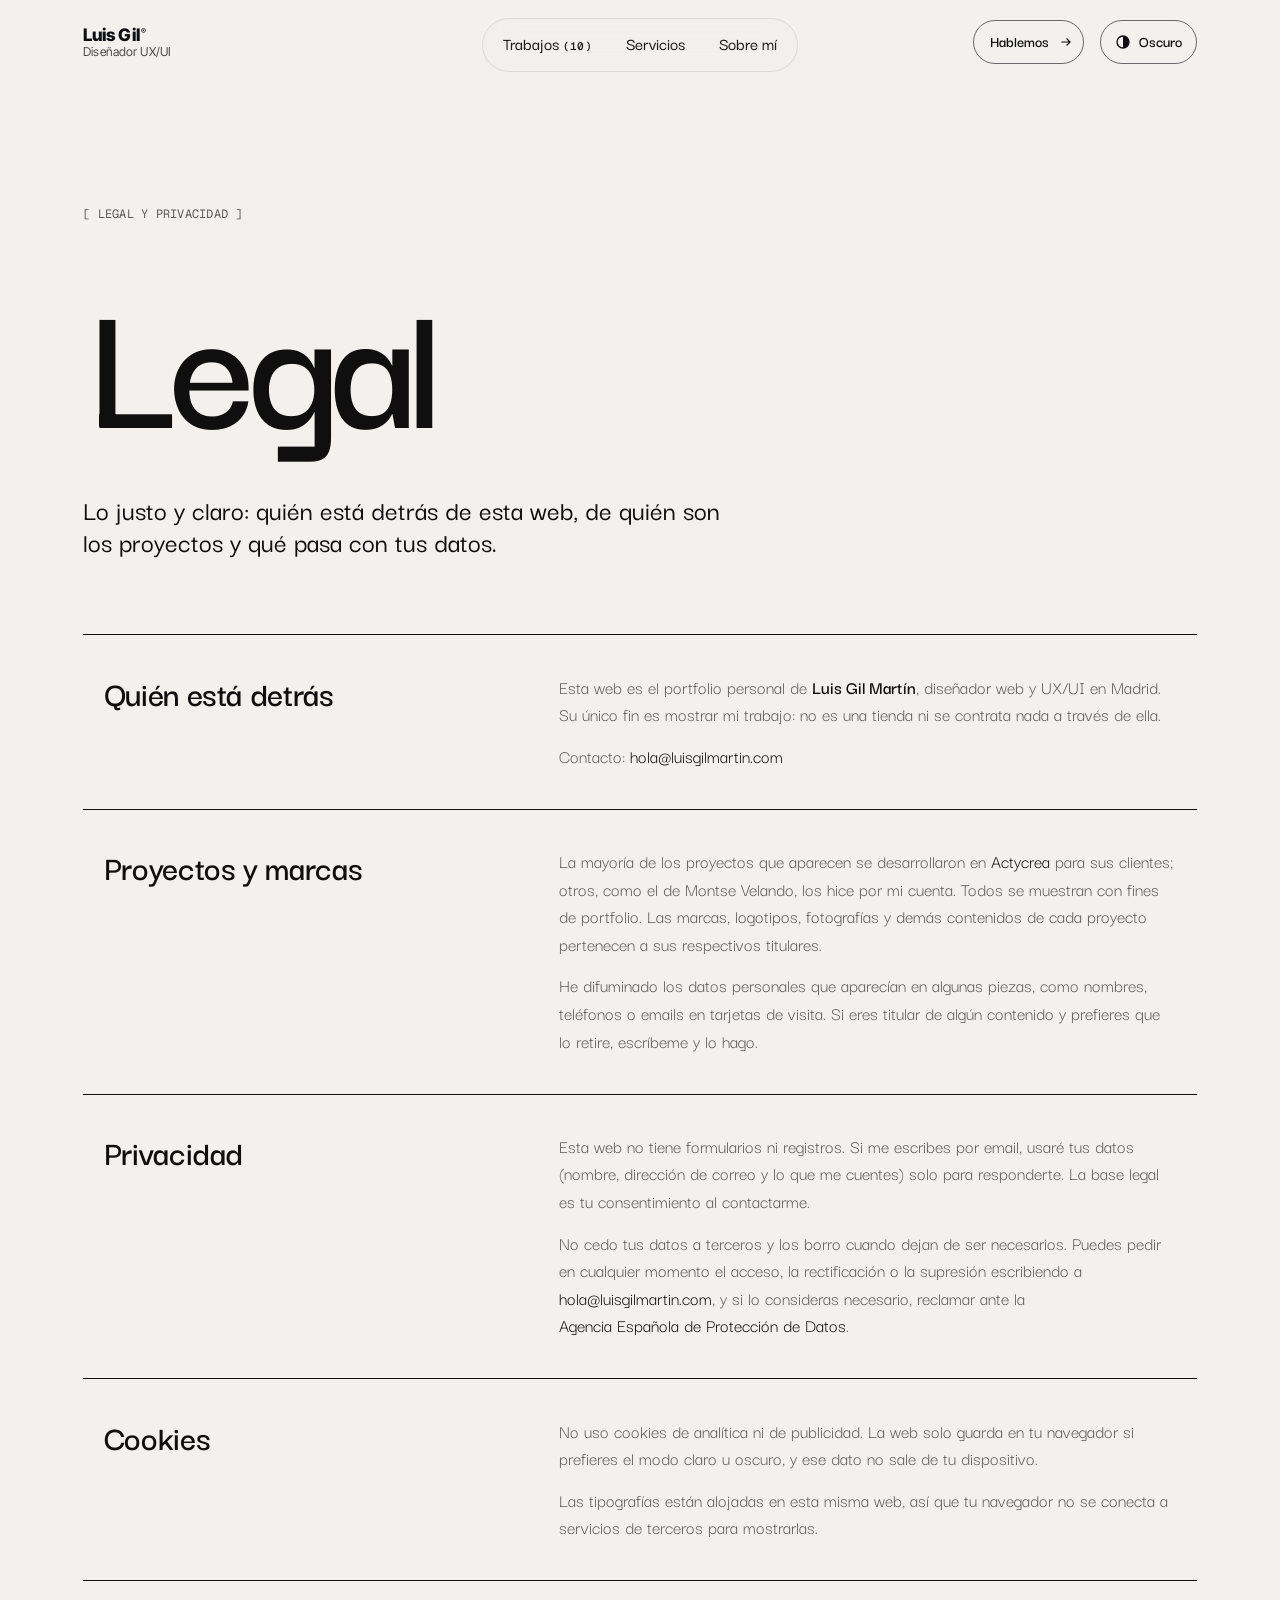
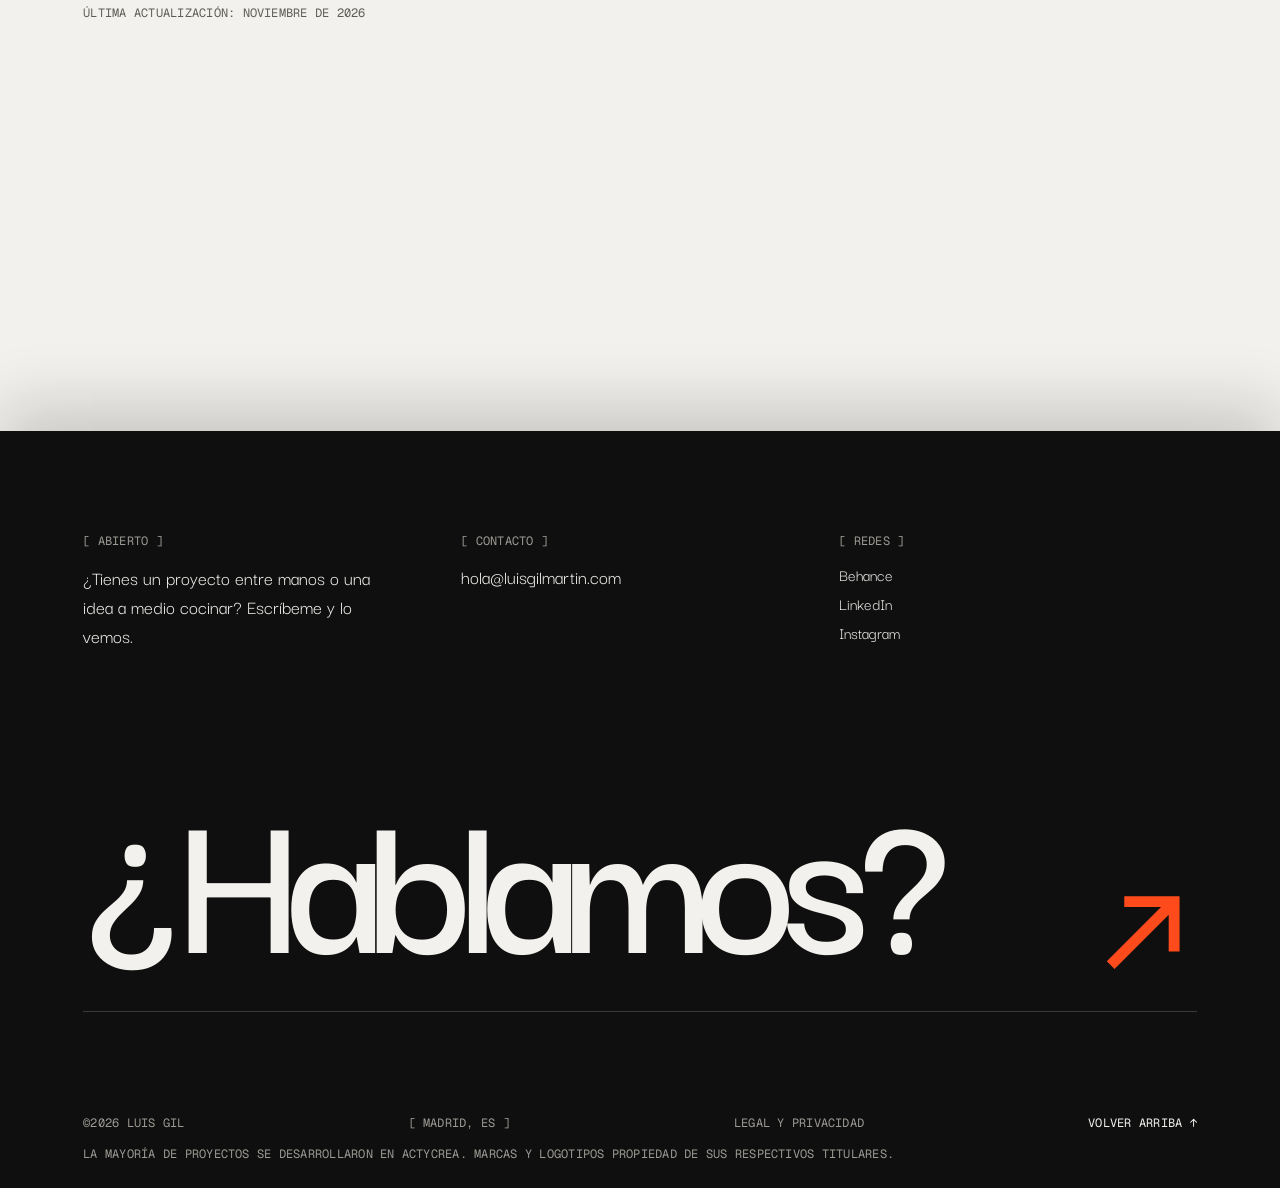
<file: legal.html>
<!doctype html>
<html lang="es">
<head>
<meta charset="utf-8">
<meta name="robots" content="noindex, nofollow"><!-- TEMPORAL: quitar en el lanzamiento -->
<meta name="viewport" content="width=device-width, initial-scale=1, viewport-fit=cover">
<title>Legal y privacidad · Luis Gil</title>
<meta name="description" content="Portfolio de Luis Gil Martín, diseñador web y UX/UI en Madrid. Diseño web, branding y dirección de arte.">
<link rel="canonical" href="https://luisgilmartin.com/legal.html">
<meta property="og:type" content="website"><meta property="og:locale" content="es_ES">
<meta property="og:title" content="Legal y privacidad · Luis Gil"><meta property="og:description" content="Portfolio de Luis Gil Martín, diseñador web y UX/UI en Madrid. Diseño web, branding y dirección de arte.">
<meta property="og:url" content="https://luisgilmartin.com/legal.html"><meta property="og:image" content="https://luisgilmartin.com/thumb.jpg">
<meta name="twitter:card" content="summary_large_image">
<link rel="icon" href="favicon.svg" type="image/svg+xml">
<link rel="stylesheet" href="fonts/fonts.css">
<style>
body{margin:0;background:#F2F1ED}
.lg-root{--gm:clamp(20px,6.5vw,128px);--gg:clamp(12px,1.6vw,24px);--accent:#FF4A1C;--bg:#F2F1ED;--fg:#0F0F0F;--muted:#5E5C57;--muted2:#8A8780;--muted-inv:#B9B7B1;--line:rgba(15,15,15,.075);--gline:rgba(15,15,15,.04);--fbg:#0F0F0F;--ffg:#F2F1ED;--fmuted:#9C9A94;--fline:#3A3936;transition:background-color .5s ease,color .5s ease}
.lg-root.lg-dark{--bg:#121211;--fg:#EEEDE9;--muted:#A3A19B;--muted2:#77756F;--muted-inv:#55534E;--line:rgba(238,237,233,.07);--gline:rgba(238,237,233,.035);--fbg:#F2F1ED;--ffg:#0F0F0F;--fmuted:#5E5C57;--fline:#CFCDC7;color-scheme:dark}
body:has(.lg-dark){background:#121211}
.lg-theme{min-height:44px;padding:0 14px;border:1px solid rgba(255,255,255,.6);border-radius:999px;background:transparent;color:#FFFFFF;font:inherit;font-size:16px;font-weight:600;display:inline-flex;align-items:center;gap:8px;cursor:pointer}
.lg-theme{transition:background-color .35s ease,color .35s ease,border-color .35s ease}
.lg-theme:hover{border-color:#FFFFFF;background:#FFFFFF;color:#000000}
.lg-theme:hover svg{transform:rotate(180deg)}
.lg-dark .lg-theme:hover svg{transform:rotate(360deg)}
.lg-theme:focus-visible,.lg-burger:focus-visible{outline:2px solid #FFFFFF;outline-offset:3px}
.lg-theme svg{transition:transform .6s cubic-bezier(.7,0,.2,1)}
.lg-dark .lg-theme svg{transform:rotate(180deg)}
.lg-t-dark{display:none}
.lg-theme .lg-t-light,.lg-theme .lg-t-dark{position:relative;top:-1.25px}
.lg-dark .lg-t-dark{display:inline}
.lg-dark .lg-t-light{display:none}
::view-transition-old(root),::view-transition-new(root){animation:none;mix-blend-mode:normal}
a{color:#0F0F0F;text-decoration:none}a:hover{color:#5E5C57}
.lg-root *{box-sizing:border-box}
.lg-mono{font-family:'Geist Mono',ui-monospace,monospace;font-size:12px;letter-spacing:.02em;text-transform:uppercase}
.lg-link{position:relative;display:inline-block}
.lg-link::after{content:"";position:absolute;left:0;right:0;bottom:-3px;height:1px;background:currentColor;transform:scaleX(0);transform-origin:right;transition:transform .5s cubic-bezier(.2,.8,.2,1)}
.lg-link:hover::after{transform:scaleX(1);transform-origin:left}
.lg-line{display:inline-block;overflow:hidden;vertical-align:bottom;line-height:1;padding:.06em .14em .24em .02em;margin-right:-.12em;margin-bottom:-.22em}
.lg-line > .lg-rise:last-child{letter-spacing:0}
.lg-rise{display:inline-block;transform:translateY(105%);animation:lgRise 1.1s cubic-bezier(.2,.8,.2,1) forwards}
@keyframes lgRise{to{transform:translateY(0)}}
.lg-fade{opacity:0;animation:lgFade 1s ease forwards}
.lg-pic{clip-path:inset(0 50% 0 50%);animation:lgPicIn 1s cubic-bezier(.7,0,.2,1) 2.8s forwards}
@keyframes lgPicIn{to{clip-path:inset(0 0 0 0)}}
.lg-pic-cycle{animation:lgPicCycle 6s steps(1) 3.8s infinite}
@keyframes lgPicCycle{0%{background:#D9D4C7}20%{background:#2A2926}40%{background:#C9CFD0}60%{background:#E3D6CC}80%{background:#BDB9AE}}
@keyframes lgFade{to{opacity:1}}
.lg-curtain{position:fixed;inset:0;z-index:50;pointer-events:none;animation:lgCurtain 1.1s cubic-bezier(.7,0,.2,1) 1.85s forwards}
@keyframes lgCurtain{to{transform:translateY(-100%)}}
.lg-track{display:flex;gap:16px;width:max-content;animation:lgMarquee 38s linear infinite}
@keyframes lgMarquee{to{transform:translateX(calc(-50% - 8px))}}
.lg-card .lg-media{overflow:hidden}
.lg-card .lg-media > div{transition:transform 1s cubic-bezier(.2,.8,.2,1)}
.lg-card:hover .lg-media > div{transform:scale(1.04)}
.lg-card .lg-media{--mx:0%;--my:0%;--py:0%;--s:1.16;--lx:50%;--ly:50%}
.lg-card:hover .lg-media{--s:1.22}
.lg-card .lg-media > div{position:relative}
.lg-card .lg-media img{transform:translate3d(var(--mx),calc(var(--py) + var(--my)),0) scale(var(--s));transition:transform .7s cubic-bezier(.2,.8,.2,1),filter .5s ease;will-change:transform}
.lg-lens{position:absolute;inset:0;pointer-events:none;opacity:0;transition:opacity .4s ease;-webkit-mask-image:radial-gradient(circle clamp(130px,17vw,250px) at var(--lx) var(--ly),#000 55%,transparent 100%);mask-image:radial-gradient(circle clamp(130px,17vw,250px) at var(--lx) var(--ly),#000 55%,transparent 100%)}
@media (hover:hover) and (pointer:fine){.lg-card:hover .lg-lens{opacity:1}.lg-card:hover .lg-media img.lg-base{filter:blur(10px)}}
.lg-card .lg-arrow{transition:transform .5s cubic-bezier(.2,.8,.2,1)}
.lg-card:hover .lg-arrow{transform:translateX(6px) rotate(-45deg)}
.lg-cta .lg-roll{display:inline-block;overflow:hidden;line-height:1;vertical-align:bottom;padding:.04em .08em .04em 0;margin-right:-.15em;letter-spacing:0}
.lg-cta .lg-roll > span{position:relative;display:inline-block;transition:transform .6s cubic-bezier(.7,0,.2,1);transition-delay:calc(var(--i) * 35ms)}
.lg-cta .lg-roll > span::after{content:attr(data-l);position:absolute;left:0;top:calc(100% + .04em)}
.lg-cta:hover .lg-roll > span,.lg-cta:focus-visible .lg-roll > span{transform:translateY(calc(-100% - .04em))}
.lg-cta svg{transition:transform .6s cubic-bezier(.7,0,.2,1)}
.lg-cta:hover svg,.lg-cta:focus-visible svg{transform:rotate(45deg)}
@media (prefers-reduced-motion:reduce){.lg-cta .lg-roll > span,.lg-cta svg{transition:none}}
[hidden]{display:none !important}
.lg-burger{display:none}
.lg-wm{display:inline-block;overflow:hidden;vertical-align:bottom;padding:.12em 0 .14em;margin:-.12em 0 -.14em}
.lg-word{display:inline-block;transform:translate3d(0,112%,0);transition:transform .7s cubic-bezier(.16,1,.3,1) var(--d,0s)}
.is-revealed .lg-word{transform:none}
.lg-menu{animation:lgMenuFade .35s ease both}
@keyframes lgMenuFade{from{opacity:0}}
.lg-menu .lg-mrow,.lg-menu .lg-mfoot{animation:lgMenuIn .8s cubic-bezier(.2,.8,.2,1) both;animation-delay:calc(var(--i) * 70ms + 120ms)}
@keyframes lgMenuIn{from{opacity:0;transform:translateY(28px)}to{opacity:1;transform:none}}
.lg-mrow{display:grid;grid-template-columns:minmax(0,1fr) auto;align-items:center;padding:18px 0;border-bottom:1px solid #3A3936;color:#F2F1ED !important}
.lg-mrow .lg-mlabel{font-size:clamp(38px,11vw,52px);font-weight:500;line-height:1;letter-spacing:-0.01em;position:relative;top:-0.06em}
.lg-mrow[aria-current="page"] .lg-mlabel{color:#FF4A1C}
.lg-mrow svg{transition:transform .5s cubic-bezier(.2,.8,.2,1)}
.lg-mrow:hover svg,.lg-mrow:focus-visible svg{transform:rotate(-45deg)}
.lg-mclose{border-color:rgba(242,241,237,.6) !important;transition:background-color .35s ease,color .35s ease}
.lg-mclose:hover{background:#F2F1ED !important;color:#0F0F0F !important}
@media (prefers-reduced-motion:reduce){.lg-menu,.lg-menu .lg-mrow,.lg-menu .lg-mfoot{animation:none}}
.lg-btn-label{position:relative;top:-1.25px}
.lg-burger{transition:background-color .35s ease,color .35s ease,border-color .35s ease}
.lg-burger:hover{border-color:#FFFFFF !important;background:#FFFFFF !important;color:#000000 !important}
.lg-num{font-family:'Geist Mono',ui-monospace,monospace;font-size:12px;font-weight:400;letter-spacing:.02em;line-height:1.2;text-transform:uppercase;color:var(--accent-text) !important}
.lg-pviz svg *{vector-effect:non-scaling-stroke}
.lg-pin{position:relative;height:320vh}
.lg-pin-inner{position:sticky;top:0;height:100vh;display:flex;flex-direction:column;justify-content:flex-start;padding-top:clamp(110px,14vh,150px);padding-bottom:24px}
@media (max-width:860px){.lg-pin{height:auto}.lg-pin-inner{position:static;height:auto;padding-top:0;padding-bottom:clamp(120px,20vw,200px)}}
.lg-pviz{aspect-ratio:4 / 3;max-width:100%;border-radius:6px;background:color-mix(in srgb,var(--fg) 4%,var(--bg));overflow:hidden;margin-bottom:6px}
.lg-pviz svg{display:block;width:100%;height:100%}
.lg-pviz *{animation-play-state:paused !important}
.lg-step.is-on .lg-pviz *{animation-play-state:running !important}
.lg-rip{transform-box:fill-box;transform-origin:center;animation:lgRip 3.6s ease-out infinite}
@keyframes lgRip{0%{transform:scale(1);opacity:.9}100%{transform:scale(5.4);opacity:0}}
.lg-sort{animation:lgSort 4.5s cubic-bezier(.7,0,.2,1) infinite}
@keyframes lgSort{0%,18%{transform:translateY(0)}45%,80%{transform:translateY(var(--dy))}100%{transform:translateY(0)}}
.lg-draw{stroke-dasharray:520;stroke-dashoffset:520;animation:lgDraw 4.5s cubic-bezier(.6,0,.3,1) infinite}
@keyframes lgDraw{0%,8%{stroke-dashoffset:520;opacity:1}55%,85%{stroke-dashoffset:0;opacity:1}100%{stroke-dashoffset:0;opacity:0}}
.lg-pen{offset-path:path('M80 210 C120 70 200 70 215 150 S320 240 330 95');offset-rotate:0deg;animation:lgPen 4.5s cubic-bezier(.6,0,.3,1) infinite}
@keyframes lgPen{0%,8%{offset-distance:0%;opacity:1}55%,85%{offset-distance:100%;opacity:1}100%{offset-distance:100%;opacity:0}}
.lg-bar{transform-box:fill-box;transform-origin:left center;animation:lgBar 4.5s cubic-bezier(.6,0,.3,1) infinite}
@keyframes lgBar{0%,10%{transform:scaleX(0)}55%,88%{transform:scaleX(1)}100%{transform:scaleX(0)}}
.lg-ok{transform-box:fill-box;transform-origin:center;animation:lgOk 4.5s cubic-bezier(.2,.8,.2,1) infinite}
@keyframes lgOk{0%,55%{transform:scale(0);opacity:0}65%,88%{transform:scale(1);opacity:1}100%{transform:scale(1);opacity:0}}
.lg-tick{stroke-dasharray:60;stroke-dashoffset:60;animation:lgTick 4.5s ease infinite}
@keyframes lgTick{0%,62%{stroke-dashoffset:60}74%,88%{stroke-dashoffset:0}100%{stroke-dashoffset:0}}
@media (prefers-reduced-motion:reduce){.lg-pviz *{animation:none !important}.lg-draw,.lg-tick{stroke-dashoffset:0}.lg-bar,.lg-ok{transform:none;opacity:1}.lg-rip{opacity:.4}}
.lg-proc{position:relative;padding-top:38px}
.lg-proc-line{position:absolute;top:7px;left:0;width:0;height:2px;background:color-mix(in srgb,var(--fg) 15%,transparent)}
.lg-proc-fill{position:absolute;inset:0;background:var(--accent);transform-origin:left top;transform:scaleX(0)}
.lg-proc.is-vertical .lg-proc-line{width:2px}
.lg-proc.is-vertical .lg-proc-fill{transform:scaleY(0)}
.lg-step{position:relative;will-change:opacity,filter,transform}
.lg-step-dot{position:absolute;top:-38px;left:0;width:16px;height:16px;border-radius:50%;background:var(--bg);border:2px solid color-mix(in srgb,var(--fg) 35%,transparent);transition:background-color .4s ease,border-color .4s ease,transform .5s cubic-bezier(.2,.8,.2,1)}
.lg-step.is-on .lg-step-dot{background:var(--accent);border-color:var(--accent);transform:scale(1.3)}
.lg-step.is-on .lg-step-num{color:var(--accent-text) !important}
@media (max-width:860px){.lg-proc{padding-top:0;row-gap:48px !important}.lg-step{padding-left:36px}.lg-step-dot{top:2px}}

.lg-cols{display:grid;grid-template-columns:repeat(12,minmax(0,1fr));column-gap:var(--gg);row-gap:24px}
.lg-cols > *{min-width:0}
.lg-nav-pill .lg-link[aria-current="page"]{background:color-mix(in srgb,var(--fg) 10%,transparent)}
.lg-tag{background:var(--bg);display:inline-flex;align-items:center;min-height:34px;padding:0 14px 4px;border:1px solid color-mix(in srgb,var(--fg) 25%,transparent);border-radius:999px;font-size:17px}
@media (max-width:860px){.lg-cols > *{grid-column:1 / -1 !important}}
.lg-nav-pill{position:fixed;top:18px;left:50%;transform:translateX(-50%);z-index:21;background:color-mix(in srgb,var(--bg) 80%,transparent);-webkit-backdrop-filter:blur(14px);backdrop-filter:blur(14px);border:1px solid color-mix(in srgb,var(--fg) 10%,transparent);border-radius:999px;padding:4px}
.lg-nav-pill .lg-link{color:var(--fg) !important;padding:7px 16px 9px;line-height:1.2;border-radius:999px;transition:background-color .3s ease}
.lg-nav-pill .lg-link:hover{background:color-mix(in srgb,var(--fg) 8%,transparent)}
.lg-nav-pill .lg-link::after{left:16px;right:16px;bottom:7px}
@media (max-width:560px){
.lg-name{grid-template-columns:minmax(0,1fr) !important;font-size:min(calc((100vw - 2 * var(--gm)) / 1.42),260px) !important;row-gap:0;--lg-gap-b:-.23em}
.lg-name > .lg-line{justify-self:center !important;padding:.06em .07em .02em !important;margin:0 !important}
.lg-name > .lg-line:first-of-type{margin-bottom:var(--lg-gap-a,0) !important}
.lg-name > .lg-line:last-of-type{margin-top:var(--lg-gap-b,0) !important}
.lg-name > .lg-pic{width:100% !important;height:auto !important;aspect-ratio:1.85;align-self:auto !important;border-radius:8px !important}
}
.lg-pw{display:inline-block;white-space:nowrap}
.lg-pl{display:inline-block;font-weight:500}
.lg-cursor{position:fixed;left:0;top:0;width:14px;height:14px;margin:-7px 0 0 -7px;border-radius:50%;background:#FF4A1C;pointer-events:none;z-index:60;opacity:0;transition:width .35s cubic-bezier(.2,.8,.2,1),height .35s cubic-bezier(.2,.8,.2,1),margin .35s cubic-bezier(.2,.8,.2,1),opacity .3s ease;will-change:transform}
.lg-cursor.is-on{opacity:1}
.lg-cursor.is-hover{width:56px;height:56px;margin:-28px 0 0 -28px;opacity:.85}
@media (hover:hover) and (pointer:fine){.lg-root,.lg-root a,.lg-root button{cursor:none}}
@media (hover:none),(pointer:coarse){.lg-cursor{display:none}}
html,body{overflow-x:clip}
.lg-grid{position:fixed;inset:0;z-index:0;pointer-events:none;display:grid;grid-template-columns:repeat(12,minmax(0,1fr));column-gap:var(--gg);padding-left:var(--gm);padding-right:var(--gm)}
.lg-grid > span{border-left:1px solid var(--gline,var(--line));border-right:1px solid var(--gline,var(--line));transform-origin:top;transform:scaleY(0);animation:lgGridIn 1.4s cubic-bezier(.7,0,.2,1) forwards}
.lg-main{position:sticky;z-index:1}
.lg-root > footer{position:relative;z-index:2;box-shadow:0 -24px 60px rgba(15,15,15,.18)}
.lg-shade{position:absolute;inset:0;background:#0F0F0F;opacity:0;pointer-events:none;z-index:5}
@keyframes lgGridIn{to{transform:scaleY(1)}}
@media (max-width:860px){.lg-grid{grid-template-columns:repeat(4,minmax(0,1fr))}.lg-grid > span:nth-child(n+5){display:none}}
@media (max-width:860px){
.lg-nav{display:none !important}
.lg-burger{display:inline-flex}
.lg-works{grid-template-columns:minmax(0,1fr) !important}
.lg-works > a{margin-top:0 !important}
.lg-svcs{grid-template-columns:minmax(0,1fr) !important}
.lg-split{flex-direction:column !important;align-items:flex-start !important}
}
@media (prefers-reduced-motion:reduce){
.lg-rise{animation:none;transform:none}
.lg-pic{animation:none;clip-path:none}
.lg-pic-cycle{animation:none}
.lg-fade{animation:none;opacity:1}
.lg-curtain{display:none}
.lg-grid > span{animation:none;transform:none}
.lg-track{animation:none}
}
/* Scroll reveal ( added by JS only, so content stays visible without it ) */
.lg-rv{opacity:0;transform:translate3d(0,48px,0);transition:opacity .6s ease var(--rd,0s),transform .8s cubic-bezier(.16,1,.3,1) var(--rd,0s) !important}
.lg-rv.is-in{opacity:1;transform:none}
.lg-rv-media{clip-path:inset(100% 0 0 0);transition:clip-path .7s cubic-bezier(.7,0,.2,1) var(--rd,0s) !important}
.lg-rv-media img{scale:1.22;backface-visibility:hidden;transition:scale .95s cubic-bezier(.16,1,.3,1) var(--rd,0s) !important}
.lg-rv-media.is-in{clip-path:inset(0 0 0 0)}
.lg-rv-media.is-in img{scale:1}
.lg-card .lg-rv-media{clip-path:none !important;opacity:0;transition:opacity .7s ease var(--rd,0s) !important}
.lg-card .lg-rv-media img{scale:1 !important}
.lg-card .lg-rv-media.is-in{opacity:1}
.lg-card .lg-media{background:var(--bg)}
/* Main buttons */
.lg-btn{position:relative;isolation:isolate;overflow:hidden;display:inline-flex !important;align-items:center;gap:14px !important;min-height:52px !important;padding:0 6px 0 22px;border:1px solid var(--fg);border-radius:999px;color:var(--fg) !important;font-size:18px !important;font-weight:600 !important;line-height:1;transition:color .45s cubic-bezier(.7,0,.2,1),border-color .45s ease}
.lg-btn::before{content:"";position:absolute;z-index:-1;right:6px;top:50%;width:40px;height:40px;margin-top:-20px;border-radius:50%;background:var(--fg);transform:scale(1);transition:transform .7s cubic-bezier(.7,0,.2,1)}
.lg-btn > .lg-btn-t{position:relative;top:-1px}
.lg-btn .lg-mono{color:inherit;opacity:.6;margin-left:-8px}
.lg-btn-ic{display:inline-flex;align-items:center;justify-content:center;flex:none;width:40px;height:40px;border-radius:50%;background:var(--fg);color:var(--bg);overflow:hidden;transition:background-color .45s ease,color .45s ease,transform .6s cubic-bezier(.7,0,.2,1)}
.lg-btn-ic svg{width:15px;height:15px}
.lg-btn:hover,.lg-btn:focus-visible{color:var(--bg) !important;transition:color .3s ease .2s,border-color .45s ease}
.lg-btn:hover::before,.lg-btn:focus-visible::before{transform:scale(16)}
.lg-btn:hover .lg-btn-ic,.lg-btn:focus-visible .lg-btn-ic{transform:rotate(-45deg)}
.lg-btn:focus-visible{outline:2px solid var(--accent);outline-offset:3px}
@keyframes lgArrowLoop{0%{transform:none}49%{transform:translateX(160%)}50%{transform:translateX(-160%)}100%{transform:none}}
.lg-hbtn{min-height:44px;padding:0 10px 0 16px;border:1px solid rgba(255,255,255,.6);border-radius:999px;color:#FFFFFF;font-size:16px !important;font-weight:600 !important;display:inline-flex;align-items:center;gap:10px !important;transition:background-color .35s ease,color .35s ease,border-color .35s ease}
.lg-hbtn > span{position:relative;top:-1.25px}
.lg-hbtn svg{transition:transform .5s cubic-bezier(.2,.8,.2,1)}
.lg-hbtn:hover,.lg-hbtn:focus-visible{background:#FFFFFF;border-color:#FFFFFF;color:#000000 !important}
.lg-hbtn:hover svg,.lg-hbtn:focus-visible svg{transform:rotate(-45deg)}
.lg-hbtn:focus-visible{outline:2px solid #FFFFFF;outline-offset:3px}
@media (prefers-reduced-motion:reduce){.lg-btn::before,.lg-btn,.lg-btn-ic,.lg-hbtn,.lg-hbtn svg{transition:none}.lg-btn:hover .lg-btn-ic{transform:none}}
/* Illustrations: a touch finer than the original drawing */
.lg-sviz svg [stroke-width="1"],.lg-pviz svg [stroke-width="1"],.lg-viz svg [stroke-width="1"]{stroke-width:.6px}
.lg-sviz svg [stroke-width="1.5"],.lg-pviz svg [stroke-width="1.5"],.lg-viz svg [stroke-width="1.5"]{stroke-width:1px}
.lg-sviz svg [stroke-width="2"],.lg-pviz svg [stroke-width="2"],.lg-viz svg [stroke-width="2"]{stroke-width:1.3px}
/* Design review fixes: dark-mode links, readable accent text, touch targets, small text */
.lg-root{--accent-text:#C9350C}
.lg-root.lg-dark{--accent-text:#FF4A1C}
.lg-root a{color:var(--fg)}
.lg-root a:hover{color:var(--muted)}
.lg-main a.lg-link,.lg-root footer a.lg-link{padding-block:12px;margin-block:-12px}
.lg-main a.lg-link::after,.lg-root footer a.lg-link::after{bottom:9px}
.lg-nav-pill a.lg-link{padding:10px 16px 12px}
.lg-nav-pill a.lg-link::after{bottom:10px}
.lg-root > header > a:first-child{padding-block:5px;margin-block:-5px}
.lg-slot-info .lg-mono{color:var(--fg) !important}
.lg-track > div:has(> img)::after{content:"";position:absolute;inset:auto 0 0;height:60%;background:linear-gradient(to top,rgba(0,0,0,.55),rgba(0,0,0,0));pointer-events:none}
.lg-track > div > img + .lg-mono{z-index:1}
.lg-main a.lg-link.lg-mono,.lg-root footer .lg-mono a.lg-link{padding-block:14px;margin-block:-14px}
.lg-main a.lg-link.lg-mono::after,.lg-root footer .lg-mono a.lg-link::after{bottom:11px}
.lg-grid{display:none !important}
.sv-pts{list-style:none;margin:0;padding:0;max-width:560px;border-top:1px solid color-mix(in srgb,var(--fg) 14%,transparent)}.sv-pts li{display:grid;grid-template-columns:44px 1fr;gap:12px;padding:14px 0;border-bottom:1px solid color-mix(in srgb,var(--fg) 14%,transparent)}.sv-pts .lg-mono{color:var(--muted);padding-top:5px}.sv-pts strong{display:block;font-size:19px;font-weight:600;line-height:1.25}.sv-pts p{margin:4px 0 0;font-size:17px;line-height:1.4;color:var(--muted)}
.lg-legal{padding:clamp(28px,3vw,44px) clamp(16px,1.6vw,24px);border-bottom:1px solid var(--fg)}.lg-legal h2{grid-column:span 5;margin:0;font-size:clamp(28px,2.8vw,42px);line-height:1.05;letter-spacing:-0.01em;font-weight:600}.lg-legal > div{grid-column:span 7;display:flex;flex-direction:column;gap:14px;max-width:640px}.lg-legal p{margin:0;font-size:19px;line-height:1.45;color:var(--muted)}.lg-legal strong{color:var(--fg);font-weight:600}.lg-legal a{color:var(--fg)}
</style>
</head>
<body>

<div class="lg-root" style="width: 100%; min-height: 100vh; background: var(--bg); color: var(--fg); font-family: 'Darker Grotesque', system-ui, sans-serif; font-size: 18px; position: relative">


<div class="lg-grid" aria-hidden="true"><span style="animation-delay: 0.20s"></span><span style="animation-delay: 0.26s"></span><span style="animation-delay: 0.32s"></span><span style="animation-delay: 0.38s"></span><span style="animation-delay: 0.44s"></span><span style="animation-delay: 0.50s"></span><span style="animation-delay: 0.56s"></span><span style="animation-delay: 0.62s"></span><span style="animation-delay: 0.68s"></span><span style="animation-delay: 0.74s"></span><span style="animation-delay: 0.80s"></span><span style="animation-delay: 0.86s"></span></div>


<div class="lg-cursor" aria-hidden="true" style="background: #FF4A1C"></div>


<header style="position: sticky; top: 0; z-index: 20; mix-blend-mode: difference; color: #FFFFFF; padding: 20px var(--gm); display: flex; align-items: center; justify-content: space-between; gap: 24px">
<a href="index.html" aria-label="Luis Gil, Diseñador UX/UI, inicio" style="font-family: 'Inter Tight', system-ui, sans-serif; display: inline-flex; flex-direction: column; gap: 2px; color: #FFFFFF; line-height: 1">
<span style="font-weight: 800; font-size: clamp(16px, 1.35vw, 20px); letter-spacing: 0">Luis Gil<sup style="font-size: 0.45em; font-weight: 500; letter-spacing: 0; margin-left: 1px; vertical-align: 0.9em">®</sup></span>
<span style="font-weight: 400; font-size: clamp(12px, 0.95vw, 14px); letter-spacing: 0.01em; opacity: 0.72">Diseñador UX/UI</span>
</a>
<div style="display: flex; align-items: center; gap: 16px">
<a class="lg-hbtn lg-nav" href="#contacto" style="color: #FFFFFF"><span>Hablemos</span>
<svg width="14" height="14" viewBox="0 0 24 24" aria-hidden="true"><path d="M4 12h15M13 6l6 6-6 6" fill="none" stroke="currentColor" stroke-width="2"></path></svg></a>
<button class="lg-theme" type="button" data-theme-toggle aria-label="Cambiar entre modo claro y oscuro"><svg width="16" height="16" viewBox="0 0 24 24" aria-hidden="true"><circle cx="12" cy="12" r="9" fill="none" stroke="currentColor" stroke-width="2"></circle><path d="M12 3a9 9 0 0 1 0 18z" fill="currentColor"></path></svg><span class="lg-t-light">Oscuro</span><span class="lg-t-dark">Claro</span></button>
<button class="lg-burger" type="button" data-menu-open style="min-height: 44px; padding: 0 16px; border: 1px solid rgba(255,255,255,.6); border-radius: 999px; background: transparent; color: #FFFFFF; font: inherit; font-size: 16px; font-weight: 600; align-items: center; cursor: pointer"><span class="lg-btn-label">Menú</span></button>
</div>
</header>
<nav class="lg-nav lg-nav-pill" aria-label="Principal" style="display: flex; align-items: center; gap: 2px; font-size: 18px; font-weight: 500">
<a class="lg-link" href="trabajos.html">Trabajos <span class="lg-mono" style="font-size: 11px">(10)</span></a>
<a class="lg-link" href="servicios.html">Servicios</a>
<a class="lg-link" href="sobre-mi.html">Sobre mí</a>
</nav>

<div class="lg-main" style="top: 0px">
<div class="lg-shade" aria-hidden="true" style="opacity: 0"></div>
<section style="padding: calc(74px + clamp(56px, 9vw, 140px)) var(--gm) clamp(48px, 6vw, 96px); margin-top: -74px">
<span class="lg-mono lg-fade" style="color: var(--muted); animation-delay: .15s">[ Legal y privacidad ]</span>
<h1 aria-label="Legal" style="margin: clamp(12px, 2vw, 24px) 0 0; font-size: clamp(72px, 15vw, 240px); line-height: 1; letter-spacing: -0.04em; font-weight: 600; white-space: nowrap"><span class="lg-line" aria-hidden="true"><span class="lg-rise" style="animation-delay: 0.25s">L</span><span class="lg-rise" style="animation-delay: 0.29s">e</span><span class="lg-rise" style="animation-delay: 0.34s">g</span><span class="lg-rise" style="animation-delay: 0.39s">a</span><span class="lg-rise" style="animation-delay: 0.43s">l</span></span></h1>
<p class="lg-fade" style="margin: clamp(20px, 3vw, 40px) 0 0; max-width: 640px; font-size: clamp(22px, 2.2vw, 32px); line-height: 1.15; font-weight: 500; animation-delay: .7s">Lo justo y claro: quién está detrás de esta web, de quién son los proyectos y qué pasa con tus datos.</p>
</section>
<section aria-label="Información legal" style="padding: 0 var(--gm) clamp(96px, 12vw, 180px)">
<div style="border-top: 1px solid var(--fg)"><article class="lg-cols lg-legal"><h2>Quién está detrás</h2><div><p>Esta web es el portfolio personal de <strong>Luis Gil Martín</strong>, diseñador web y UX/UI en Madrid. Su único fin es mostrar mi trabajo: no es una tienda ni se contrata nada a través de ella.</p><p>Contacto: <a class="lg-link" href="mailto:hola@luisgilmartin.com">hola@luisgilmartin.com</a></p></div></article><article class="lg-cols lg-legal"><h2>Proyectos y marcas</h2><div><p>La mayoría de los proyectos que aparecen se desarrollaron en <a class="lg-link" href="https://actycrea.com" target="_blank" rel="noopener">Actycrea</a> para sus clientes; otros, como el de Montse Velando, los hice por mi cuenta. Todos se muestran con fines de portfolio. Las marcas, logotipos, fotografías y demás contenidos de cada proyecto pertenecen a sus respectivos titulares.</p><p>He difuminado los datos personales que aparecían en algunas piezas, como nombres, teléfonos o emails en tarjetas de visita. Si eres titular de algún contenido y prefieres que lo retire, escríbeme y lo hago.</p></div></article><article class="lg-cols lg-legal"><h2>Privacidad</h2><div><p>Esta web no tiene formularios ni registros. Si me escribes por email, usaré tus datos (nombre, dirección de correo y lo que me cuentes) solo para responderte. La base legal es tu consentimiento al contactarme.</p><p>No cedo tus datos a terceros y los borro cuando dejan de ser necesarios. Puedes pedir en cualquier momento el acceso, la rectificación o la supresión escribiendo a <a class="lg-link" href="mailto:hola@luisgilmartin.com">hola@luisgilmartin.com</a>, y si lo consideras necesario, reclamar ante la <a class="lg-link" href="https://www.aepd.es" target="_blank" rel="noopener">Agencia Española de Protección de Datos</a>.</p></div></article><article class="lg-cols lg-legal"><h2>Cookies</h2><div><p>No uso cookies de analítica ni de publicidad. La web solo guarda en tu navegador si prefieres el modo claro u oscuro, y ese dato no sale de tu dispositivo.</p><p>Las tipografías están alojadas en esta misma web, así que tu navegador no se conecta a servicios de terceros para mostrarlas.</p></div></article></div>
<p class="lg-mono" style="margin: 24px 0 0; color: var(--muted)">Última actualización: noviembre de 2026</p>
</section>
<div aria-hidden="true" style="height: clamp(160px, 20vw, 280px)"></div>

</div>

<footer id="contacto" style="background: var(--fbg); color: var(--ffg); padding: clamp(64px, 8vw, 120px) var(--gm) 24px; display: flex; flex-direction: column; gap: clamp(56px, 8vw, 120px)">
<div style="display: grid; grid-template-columns: repeat(3, minmax(0, 1fr)); gap: 32px var(--gg)" class="lg-fcols">
<div style="display: flex; flex-direction: column; gap: 14px"><span class="lg-mono" style="color: var(--fmuted)">[ Abierto ]</span><p style="margin: 0; max-width: 320px; font-size: 20px; line-height: 1.45">¿Tienes un proyecto entre manos o una idea a medio cocinar? Escríbeme y lo vemos.</p></div>
<div style="display: flex; flex-direction: column; gap: 14px"><span class="lg-mono" style="color: var(--fmuted)">[ Contacto ]</span><a class="lg-link" href="mailto:hola@luisgilmartin.com" style="color: var(--ffg); font-size: 20px; justify-self: start; align-self: flex-start">hola@luisgilmartin.com</a></div>
<div style="display: flex; flex-direction: column; gap: 14px"><span class="lg-mono" style="color: var(--fmuted)">[ Redes ]</span><div style="display: flex; flex-direction: column; gap: 6px; align-items: flex-start"><a class="lg-link" href="#contacto" style="color: var(--ffg); font-size: 17px">Behance</a><a class="lg-link" href="#contacto" style="color: var(--ffg); font-size: 17px">LinkedIn</a><a class="lg-link" href="#contacto" style="color: var(--ffg); font-size: 17px">Instagram</a></div></div>
</div>
<a class="lg-cta" href="mailto:hola@luisgilmartin.com" aria-label="¿Hablamos?" style="color: var(--ffg); display: flex; align-items: flex-end; justify-content: space-between; gap: 24px; font-weight: 600; font-size: clamp(72px, 17vw, 260px); line-height: 0.8; letter-spacing: -0.07em; border-bottom: 1px solid var(--fline); padding-bottom: 24px">
<span aria-hidden="true"><span style="display: inline-block; vertical-align: bottom; line-height: 1; padding: 0.04em 0.08em 0.04em 0; margin-right: -0.1em; letter-spacing: 0; position: relative; top: -0.12em">¿</span><span class="lg-roll"><span data-l="H" style="--i: 1">H</span></span><span class="lg-roll"><span data-l="a" style="--i: 2">a</span></span><span class="lg-roll"><span data-l="b" style="--i: 3">b</span></span><span class="lg-roll"><span data-l="l" style="--i: 4">l</span></span><span class="lg-roll"><span data-l="a" style="--i: 5">a</span></span><span class="lg-roll"><span data-l="m" style="--i: 6">m</span></span><span class="lg-roll"><span data-l="o" style="--i: 7">o</span></span><span class="lg-roll"><span data-l="s" style="--i: 8">s</span></span><span class="lg-roll"><span data-l="?" style="--i: 9">?</span></span></span>
<svg width="0.5em" height="0.5em" viewBox="0 0 24 24" aria-hidden="true" style="flex: none"><path d="M5 19 19 5M8 5h11v11" fill="none" stroke="#FF4A1C" stroke-width="2.4"></path></svg>
</a>
<div class="lg-mono" style="display: flex; flex-wrap: wrap; justify-content: space-between; gap: 16px; color: var(--fmuted)">
<span>©2026 Luis Gil</span>
<span>[ Madrid, ES ]</span>
<a class="lg-link" href="legal.html" style="color: var(--fmuted)">Legal y privacidad</a>
<a class="lg-link" href="#top" style="color: var(--ffg)">Volver arriba ↑</a>
</div>
<p class="lg-mono" style="margin: calc(-1 * clamp(56px, 8vw, 120px) + 14px) 0 0; color: var(--fmuted); line-height: 1.6">La mayoría de proyectos se desarrollaron en Actycrea. Marcas y logotipos propiedad de sus respectivos titulares.</p>
</footer>

<div id="lg-menu" hidden class="lg-menu" role="dialog" aria-label="Menú" style="position: fixed; inset: 0; z-index: 40; background: #0F0F0F; color: #F2F1ED; padding: 20px var(--gm) 28px; display: flex; flex-direction: column; overflow-y: auto">
<div style="display: flex; justify-content: space-between; align-items: center; gap: 16px">
<span style="font-family: 'Inter Tight', system-ui, sans-serif; display: inline-flex; flex-direction: column; gap: 2px; line-height: 1"><span style="font-weight: 800; font-size: 16px">Luis Gil<sup style="font-size: 0.45em; font-weight: 500; margin-left: 1px; vertical-align: 0.9em">®</sup></span><span style="font-size: 12px; letter-spacing: 0.01em; color: #9C9A94">Diseñador UX/UI</span></span>
<button type="button" class="lg-mclose" data-menu-close style="min-height: 44px; padding: 0 16px; border: 1px solid rgba(242,241,237,.6); border-radius: 999px; background: transparent; color: #F2F1ED; font: inherit; font-size: 16px; font-weight: 600; cursor: pointer"><span class="lg-btn-label">Cerrar</span></button>
</div>
<nav aria-label="Menú móvil" style="margin-top: clamp(40px, 9vh, 88px); display: flex; flex-direction: column">
<a class="lg-mrow" href="index.html" data-menu-close style="--i: 0; border-top: 1px solid #3A3936"><span class="lg-mlabel">Inicio</span><svg width="18" height="18" viewBox="0 0 24 24" aria-hidden="true"><path d="M4 12h15M13 6l6 6-6 6" fill="none" stroke="currentColor" stroke-width="1.6"></path></svg></a>
<a class="lg-mrow" href="trabajos.html" data-menu-close style="--i: 1"><span class="lg-mlabel">Trabajos <span class="lg-mono" style="font-size: 11px; color: #9C9A94; vertical-align: 1.6em">(10)</span></span><svg width="18" height="18" viewBox="0 0 24 24" aria-hidden="true"><path d="M4 12h15M13 6l6 6-6 6" fill="none" stroke="currentColor" stroke-width="1.6"></path></svg></a>
<a class="lg-mrow" href="servicios.html" data-menu-close style="--i: 2"><span class="lg-mlabel">Servicios</span><svg width="18" height="18" viewBox="0 0 24 24" aria-hidden="true"><path d="M4 12h15M13 6l6 6-6 6" fill="none" stroke="currentColor" stroke-width="1.6"></path></svg></a>
<a class="lg-mrow" href="sobre-mi.html" data-menu-close style="--i: 3"><span class="lg-mlabel">Sobre mí</span><svg width="18" height="18" viewBox="0 0 24 24" aria-hidden="true"><path d="M4 12h15M13 6l6 6-6 6" fill="none" stroke="currentColor" stroke-width="1.6"></path></svg></a>
</nav>
<div class="lg-mfoot" style="--i: 4; margin-top: auto; padding-top: 40px; display: grid; grid-template-columns: repeat(2, minmax(0, 1fr)); gap: 24px var(--gg)">
<div style="display: flex; flex-direction: column; gap: 10px"><span class="lg-mono" style="color: #9C9A94">[ Contacto ]</span><a href="mailto:hola@luisgilmartin.com" style="color: #F2F1ED; font-size: 18px">hola@luisgilmartin.com</a></div>
<div style="display: flex; flex-direction: column; gap: 10px"><span class="lg-mono" style="color: #9C9A94">[ Redes ]</span><span style="display: flex; flex-wrap: wrap; gap: 4px 14px; font-size: 18px"><a href="#contacto" style="color: #F2F1ED">Behance</a><a href="#contacto" style="color: #F2F1ED">LinkedIn</a><a href="#contacto" style="color: #F2F1ED">Instagram</a></span></div>
<a href="#contacto" data-menu-close style="grid-column: 1 / -1; display: flex; justify-content: space-between; align-items: center; padding-top: 20px; border-top: 1px solid #3A3936; color: #FF4A1C; font-size: 28px; font-weight: 600; line-height: 1">¿Hablamos?<svg width="22" height="22" viewBox="0 0 24 24" aria-hidden="true"><path d="M5 19 19 5M8 5h11v11" fill="none" stroke="currentColor" stroke-width="2"></path></svg></a>
</div>
</div>


</div>
<script>
/**
 * Switches the page between light and dark with a blur cross-fade
 * when the browser supports view transitions.
 *
 * @param {MouseEvent} e Click event from the theme button.
 */
function lgToggleTheme( e ) {
  const root = document.querySelector( '.lg-root' );
  if ( !root ) {
    return;
  }
  const apply = ( ) => {
    root.classList.toggle( 'lg-dark' );
    try {
      localStorage.setItem( 'lg-theme', root.classList.contains( 'lg-dark' ) ? 'dark' : 'light' );
    } catch ( err ) {
      // Storage unavailable: the choice simply is not remembered.
    }
  };
  const reduce = window.matchMedia( '(prefers-reduced-motion: reduce)' ).matches;
  if ( !document.startViewTransition || reduce ) {
    apply( );
    return;
  }
  const vt = document.startViewTransition( apply );
  vt.ready.then( ( ) => {
    const opts = { duration: 1600, easing: 'cubic-bezier(.4,0,.2,1)' };
    document.documentElement.animate(
      { filter: [ 'blur(0px)', 'blur(28px)' ], opacity: [ 1, 0 ] },
      { ...opts, pseudoElement: '::view-transition-old(root)' }
    );
    document.documentElement.animate(
      { filter: [ 'blur(28px)', 'blur(0px)' ], opacity: [ 0, 1 ] },
      { ...opts, pseudoElement: '::view-transition-new(root)' }
    );
  } ).catch( ( ) => { } );
}

( ( ) => {
  /**
   * Always open a page at the top, also on refresh: no restored scroll position,
   * and any leftover #anchor ( e.g. #contacto after clicking Hablemos ) is dropped.
   */
  if ( 'scrollRestoration' in history ) {
    history.scrollRestoration = 'manual';
  }
  if ( location.hash ) {
    try {
      history.replaceState( null, '', location.pathname + location.search );
    } catch ( err ) {
      // Sandboxed frame: the hash simply stays in the address.
    }
  }
  const toTop = ( ) => {
    window.scrollTo( { top: 0, left: 0, behavior: 'instant' } );
  };
  toTop( );
  window.addEventListener( 'pageshow', toTop );
  window.addEventListener( 'load', ( ) => {
    toTop( );
    window.setTimeout( toTop, 60 );
  } );
  if ( document.fonts && document.fonts.ready ) {
    document.fonts.ready.then( toTop );
  }
  window.addEventListener( 'beforeunload', toTop );
  /**
   * Reveal queue: items that come into view are played one at a time in reading order
   * ( top to bottom, then left to right ), with a short gap that tightens when many are waiting.
   */
  window.lgReveal = window.lgReveal || ( ( ) => {
    const queue = [ ];
    let busy = false;
    const rowOf = ( el ) => {
      const r = el.getBoundingClientRect( );
      return { top: Math.round( r.top / 24 ), left: r.left };
    };
    const next = ( ) => {
      if ( !queue.length ) {
        busy = false;
        return;
      }
      queue.forEach( ( it ) => {
        it.pos = rowOf( it.el );
      } );
      queue.sort( ( a, b ) => a.pos.top - b.pos.top || a.pos.left - b.pos.left );
      const it = queue.shift( );
      it.fn( );
      window.setTimeout( next, queue.length > 2 ? 25 : Math.min( it.gap, 90 ) );
    };
    return ( el, fn, gap ) => {
      queue.push( { el, fn, gap: gap || 120 } );
      if ( !busy ) {
        busy = true;
        // wait one frame so everything that entered together is sorted together
        window.requestAnimationFrame( ( ) => window.requestAnimationFrame( next ) );
      }
    };
  } )( );
  /**
   * Text reveal: paragraphs and headings are split into words that slide up from a mask,
   * staggered, the first time it scrolls into view. Skips blocks that already animate.
   */
  const revealPs = Array.from( document.querySelectorAll( '.lg-main p, .lg-main h1, .lg-main h2, .lg-main h3' ) ).filter( ( p ) => p.textContent.trim( ) && !p.closest( '.lg-fade, .lg-play, .lg-how, .lg-step, .lg-pin, .lg-sh, [aria-hidden="true"]' ) && !p.querySelector( '.lg-rise, .lg-line, .lg-sh, svg' ) && p !== document.querySelector( '.lg-main section p' ) );
  if ( revealPs.length && 'IntersectionObserver' in window && !window.matchMedia( '(prefers-reduced-motion: reduce)' ).matches ) {
    const splitWords = ( node, state ) => {
      Array.from( node.childNodes ).forEach( ( child ) => {
        if ( child.nodeType === 3 ) {
          const parts = child.textContent.split( /(\s+)/ );
          const frag = document.createDocumentFragment( );
          parts.forEach( ( part ) => {
            if ( !part ) {
              return;
            }
            if ( /^\s+$/.test( part ) ) {
              frag.appendChild( document.createTextNode( part ) );
              return;
            }
            const m = document.createElement( 'span' );
            const w = document.createElement( 'span' );
            m.className = 'lg-wm';
            w.className = 'lg-word';
            w.textContent = part;
            w.style.setProperty( '--d', Math.min( state.i * 0.018, 0.35 ).toFixed( 3 ) + 's' );
            state.i++;
            m.appendChild( w );
            frag.appendChild( m );
          } );
          child.replaceWith( frag );
        } else if ( child.nodeType === 1 && child.textContent.trim( ) ) {
          splitWords( child, state );
        }
      } );
    };
    revealPs.forEach( ( p ) => {
      p.classList.add( 'lg-wr' );
      splitWords( p, { i: 0 } );
    } );
    const ioReveal = new IntersectionObserver( ( entries ) => {
      entries.forEach( ( en ) => {
        if ( en.isIntersecting ) {
          const t = en.target;
          window.lgReveal( t, ( ) => t.classList.add( 'is-revealed' ), 170 );
          ioReveal.unobserve( en.target );
        }
      } );
    }, { threshold: 0.15, rootMargin: '0px 0px 6% 0px' } );
    revealPs.forEach( ( p ) => ioReveal.observe( p ) );
  }
  try {
    if ( localStorage.getItem( 'lg-theme' ) === 'dark' ) {
      document.querySelector( '.lg-root' ).classList.add( 'lg-dark' );
    }
  } catch ( err ) {
    // Storage unavailable: start in light mode.
  }
  document.querySelectorAll( '[data-theme-toggle]' ).forEach( ( el ) => el.addEventListener( 'click', lgToggleTheme ) );
  const menu = document.getElementById( 'lg-menu' );
  document.querySelectorAll( '[data-menu-open]' ).forEach( ( el ) => el.addEventListener( 'click', ( ) => { menu.hidden = false; } ) );
  document.querySelectorAll( '[data-menu-close]' ).forEach( ( el ) => el.addEventListener( 'click', ( ) => { menu.hidden = true; } ) );

  const main = document.querySelector( '.lg-main' );
  const shade = document.querySelector( '.lg-shade' );
  const footer = document.getElementById( 'contacto' );

  /**
   * Pins the page content once its bottom reaches the viewport bottom,
   * so the footer slides up over it, and darkens it as the footer rises.
   */
  const onLayout = ( ) => {
    const vh = window.innerHeight;
    main.style.top = Math.min( 0, vh - main.offsetHeight ) + 'px';
    const covered = vh - footer.getBoundingClientRect( ).top;
    shade.style.opacity = String( Math.max( 0, Math.min( 1, covered / Math.max( 1, footer.offsetHeight ) ) ) * 0.55 );
  };
  window.addEventListener( 'resize', onLayout );
  window.addEventListener( 'scroll', onLayout, { passive: true } );
  window.addEventListener( 'load', onLayout );
  onLayout( );
  /**
   * Looping illustrations: pause every SVG while it is off-screen, and drive the
   * JS-animated ones ([data-lgk] = { attr: [ desktop, tablet, mobile ] }) with a single rAF loop.
   */
  const loopSvgs = Array.from( document.querySelectorAll( '.lg-sviz svg, .lg-pviz svg' ) );
  const jsAnims = Array.from( document.querySelectorAll( '.lg-jsanim' ) ).map( ( box ) => ( {
    box,
    items: Array.from( box.querySelectorAll( '[data-lgk]' ) ).map( ( el ) => {
      const k = JSON.parse( el.dataset.lgk );
      // path data: interpolate every number, keep the commands
      Object.keys( k ).forEach( ( attr ) => {
        if ( typeof k[ attr ][ 0 ] === 'string' ) {
          k[ attr ] = { parts: k[ attr ][ 0 ].split( /-?[0-9.]+/ ), nums: k[ attr ].map( ( d ) => d.match( /-?[0-9.]+/g ).map( Number ) ) };
        }
      } );
      return { el, k, last: { } };
    } ),
    on: false,
  } ) );
  const reduceLoop = window.matchMedia( '(prefers-reduced-motion: reduce)' ).matches;
  if ( 'IntersectionObserver' in window ) {
    const ioLoop = new IntersectionObserver( ( entries ) => {
      entries.forEach( ( en ) => {
        const svg = en.target;
        if ( svg.pauseAnimations && !svg.closest( '.lg-once' ) ) {
          if ( en.isIntersecting && !reduceLoop ) {
            svg.unpauseAnimations( );
          } else {
            svg.pauseAnimations( );
          }
        }
        jsAnims.forEach( ( a ) => {
          if ( a.box.contains( svg ) ) {
            a.on = en.isIntersecting && !reduceLoop;
          }
        } );
      } );
    }, { rootMargin: '80px 0px' } );
    loopSvgs.forEach( ( svg ) => ioLoop.observe( svg ) );
  }
  if ( jsAnims.length ) {
    const KT = [ 0, 0.12, 0.32, 0.45, 0.65, 0.78, 1 ];
    const ST = [ 0, 0, 1, 1, 2, 2, 0 ];
    const ease = ( t ) => ( t < 0.5 ? 4 * t * t * t : 1 - Math.pow( -2 * t + 2, 3 ) / 2 );
    const frame = ( now ) => {
      const t = ( now % 7500 ) / 7500;
      let i = 0;
      while ( i < KT.length - 2 && t > KT[ i + 1 ] ) {
        i++;
      }
      const a = ST[ i ];
      const b = ST[ i + 1 ];
      const u = a === b ? 0 : ease( ( t - KT[ i ] ) / ( KT[ i + 1 ] - KT[ i ] ) );
      jsAnims.forEach( ( anim ) => {
        if ( !anim.on ) {
          return;
        }
        anim.items.forEach( ( it ) => {
          Object.keys( it.k ).forEach( ( attr ) => {
            const v = it.k[ attr ];
            let val;
            if ( v.parts ) {
              val = v.parts.reduce( ( acc, part, j ) => acc + part + ( j < v.nums[ a ].length ? ( v.nums[ a ][ j ] + ( v.nums[ b ][ j ] - v.nums[ a ][ j ] ) * u ).toFixed( 1 ) : '' ), '' );
            } else {
              val = ( v[ a ] + ( v[ b ] - v[ a ] ) * u ).toFixed( 2 );
            }
            if ( it.last[ attr ] !== val ) {
              it.last[ attr ] = val;
              it.el.setAttribute( attr, val );
            }
          } );
        } );
      } );
      requestAnimationFrame( frame );
    };
    requestAnimationFrame( frame );
  }
  /**
   * Process: the line draws with the scroll and each step goes from blurred to sharp
   * as the line reaches it.
   */
  const proc = document.querySelector( '.lg-proc' );
  if ( proc ) {
    const line = proc.querySelector( '.lg-proc-line' );
    const fill = proc.querySelector( '.lg-proc-fill' );
    const steps = Array.from( proc.querySelectorAll( '.lg-step' ) );
    const dots = steps.map( ( s ) => s.querySelector( '.lg-step-dot' ) );
    const still = window.matchMedia( '(prefers-reduced-motion: reduce)' ).matches;
    const clamp = ( v ) => Math.max( 0, Math.min( 1, v ) );
    const reveal = ( s, k ) => {
      s.style.opacity = ( 0.12 + 0.88 * k ).toFixed( 3 );
      s.style.filter = k >= 0.999 ? 'none' : 'blur(' + ( ( 1 - k ) * 14 ).toFixed( 1 ) + 'px)';
      s.lgShift = ( 1 - k ) * 26;
      s.style.transform = 'translateY(' + s.lgShift.toFixed( 1 ) + 'px)';
      s.classList.toggle( 'is-on', k > 0.55 );
    };
    const updateProc = ( ) => {
      const box = proc.getBoundingClientRect( );
      const pts = dots.map( ( d, i ) => {
        const r = d.getBoundingClientRect( );
        return { x: r.left + r.width / 2 - box.left, y: r.top + r.height / 2 - box.top - ( steps[ i ].lgShift || 0 ) };
      } );
      const first = pts[ 0 ];
      const last = pts[ pts.length - 1 ];
      const vertical = Math.abs( last.y - first.y ) > Math.abs( last.x - first.x );
      proc.classList.toggle( 'is-vertical', vertical );
      const vh = window.innerHeight;
      let p;
      if ( vertical ) {
        line.style.left = ( first.x - 1 ) + 'px';
        line.style.top = first.y + 'px';
        line.style.height = ( last.y - first.y ) + 'px';
        line.style.width = '';
        p = ( vh * 0.6 - ( box.top + first.y ) ) / Math.max( 1, last.y - first.y );
      } else {
        line.style.left = first.x + 'px';
        line.style.top = ( first.y - 1 ) + 'px';
        line.style.width = ( last.x - first.x ) + 'px';
        line.style.height = '';
        const pin = proc.closest( '.lg-pin' );
        const span = Math.max( 1, pin.offsetHeight - vh );
        const lead = vh * 0.45;
        p = ( lead - pin.getBoundingClientRect( ).top ) / ( lead + span * 0.8 );
      }
      p = still ? 1 : clamp( p );
      fill.style.transform = vertical ? 'scaleY(' + p.toFixed( 3 ) + ')' : 'scaleX(' + p.toFixed( 3 ) + ')';
      const n = steps.length - 1;
      steps.forEach( ( s, i ) => {
        if ( still ) { reveal( s, 1 ); return; }
        if ( vertical ) {
          reveal( s, clamp( ( vh * 0.85 - s.getBoundingClientRect( ).top ) / ( vh * 0.3 ) ) );
        } else {
          reveal( s, clamp( ( p - ( i / n ) * 0.8 ) / 0.2 ) );
        }
      } );
    };
    window.addEventListener( 'scroll', updateProc, { passive: true } );
    window.addEventListener( 'resize', updateProc );
    updateProc( );
  }
  /**
   * Closing phrase: blurred at rest, letters come into focus around the pointer.
   */
  const play = document.querySelector( '.lg-play' );
  const playLetters = play ? Array.from( play.querySelectorAll( '.lg-pl' ) ) : [ ];
  if ( playLetters.length && window.matchMedia( '(hover: hover) and (pointer: fine)' ).matches && !window.matchMedia( '(prefers-reduced-motion: reduce)' ).matches ) {
    const blurs = playLetters.map( ( ) => 1 );
    let px = -9999;
    let py = -9999;
    play.addEventListener( 'pointermove', ( e ) => {
      px = e.clientX;
      py = e.clientY;
    } );
    play.addEventListener( 'pointerleave', ( ) => {
      px = -9999;
      py = -9999;
    } );
    const step = ( ) => {
      const box = play.getBoundingClientRect( );
      if ( box.bottom > 0 && box.top < window.innerHeight ) {
        const size = parseFloat( getComputedStyle( playLetters[ 0 ] ).fontSize );
        const inner = size * 1.1;
        playLetters.forEach( ( el, i ) => {
          const r = el.getBoundingClientRect( );
          const d = Math.hypot( r.left + r.width / 2 - px, r.top + r.height / 2 - py );
          const target = Math.min( 1, Math.max( 0, ( d - inner ) / ( size * 2.6 ) ) );
          blurs[ i ] += ( target - blurs[ i ] ) * 0.2;
          el.style.filter = 'blur(' + ( blurs[ i ] * size * 0.06 ).toFixed( 1 ) + 'px)';
            el.style.opacity = String( ( 1 - blurs[ i ] * 0.35 ).toFixed( 2 ) );
        } );
      }
      requestAnimationFrame( step );
    };
    step( );
  }


  /**
   * Gentle parallax: each project image drifts against the scroll inside its frame.
   */
  const frames = Array.from( document.querySelectorAll( '.lg-card .lg-media' ) );
  const reduce = window.matchMedia( '(prefers-reduced-motion: reduce)' ).matches;
  if ( frames.length && !reduce ) {
    const parallax = ( ) => {
      const vh = window.innerHeight;
      frames.forEach( ( frame ) => {
        const img = frame.querySelector( 'img' );
        if ( !img ) {
          return;
        }
        const r = frame.getBoundingClientRect( );
        if ( r.bottom < -100 || r.top > vh + 100 ) {
          return;
        }
        const progress = ( r.top + r.height / 2 - vh / 2 ) / ( vh / 2 + r.height / 2 );
        frame.style.setProperty( '--py', ( progress * -6 ).toFixed( 2 ) + '%' );
      } );
    };
    window.addEventListener( 'scroll', parallax, { passive: true } );
    window.addEventListener( 'resize', parallax );
    parallax( );
    /**
     * Hover follow: the project image drifts toward the pointer inside its frame.
     */
    frames.forEach( ( frame ) => {
      const img = frame.querySelector( 'img' );
      if ( !img ) {
        return;
      }
      frame.addEventListener( 'mousemove', ( e ) => {
        const r = frame.getBoundingClientRect( );
        const rx = ( e.clientX - r.left ) / r.width - 0.5;
        const ry = ( e.clientY - r.top ) / r.height - 0.5;
        frame.style.setProperty( '--mx', ( rx * 6 ).toFixed( 2 ) + '%' );
        frame.style.setProperty( '--my', ( ry * 6 ).toFixed( 2 ) + '%' );
        frame.style.setProperty( '--lx', ( 50 + rx * 100 / 1.04 ).toFixed( 2 ) + '%' );
        frame.style.setProperty( '--ly', ( 50 + ry * 100 / 1.04 ).toFixed( 2 ) + '%' );
      } );
      frame.addEventListener( 'mouseleave', ( ) => {
        frame.style.setProperty( '--mx', '0%' );
        frame.style.setProperty( '--my', '0%' );
      } );
    } );
  }

  /**
   * Marquee: eases to a slow crawl on hover instead of stopping.
   */
  const marquee = document.querySelector( '.lg-marquee' );
  const track = marquee ? marquee.querySelector( '.lg-track' ) : null;
  if ( track && track.getAnimations ) {
    let rate = 1, target = 1;
    marquee.addEventListener( 'mouseenter', ( ) => { target = 0.18; } );
    marquee.addEventListener( 'mouseleave', ( ) => { target = 1; } );
    const ease = ( ) => {
      rate += ( target - rate ) * 0.06;
      const anim = track.getAnimations( ).find( ( a ) => a.animationName === 'lgMarquee' );
      if ( anim && Math.abs( anim.playbackRate - rate ) > 0.001 ) {
        anim.updatePlaybackRate( rate );
      }
      requestAnimationFrame( ease );
    };
    ease( );
  }

  /**
   * Orange circle cursor: follows the pointer with easing and grows over links and buttons.
   */
  const cursor = document.querySelector( '.lg-cursor' );
  if ( cursor && window.matchMedia( '(hover: hover) and (pointer: fine)' ).matches ) {
    let x = -100, y = -100, cx = -100, cy = -100;
    window.addEventListener( 'mousemove', ( e ) => {
      x = e.clientX;
      y = e.clientY;
      cursor.classList.add( 'is-on' );
      cursor.classList.toggle( 'is-hover', !!e.target.closest( 'a, button' ) );
    } );
    document.addEventListener( 'mouseleave', ( ) => cursor.classList.remove( 'is-on' ) );
    const tick = ( ) => {
      cx += ( x - cx ) * 0.22;
      cy += ( y - cy ) * 0.22;
      cursor.style.transform = 'translate3d(' + cx + 'px,' + cy + 'px,0)';
      requestAnimationFrame( tick );
    };
    tick( );
  }
} )( );
</script>
<script>
/**
 * Scroll reveal: text and blocks rise and fade in, images open with a mask
 * and settle from a slight zoom, staggered as they enter the viewport.
 * The hero, the marquee, pinned sections and anything that already has its own
 * intro animation are left alone. Nothing is hidden without JS or with reduced motion.
 */
( ( ) => {
  if ( !( 'IntersectionObserver' in window ) || window.matchMedia( '(prefers-reduced-motion: reduce)' ).matches ) {
    return;
  }
  const main = document.querySelector( '.lg-main' );
  if ( !main ) {
    return;
  }
  const hero = main.querySelector( 'section' );
  const SKIP = '.lg-wr, .lg-fade, .lg-rise, .lg-line, .lg-marquee, .lg-pin, .lg-lens, .lg-shade, [aria-hidden="true"]';
  const BLOCK = '.lg-card, .lg-svc, .lg-slot, article, li, figure';
  const LEAF = 'h1, h2, h3, h4, p, blockquote, dl, .lg-mono, .lg-btn, .lg-sviz, .lg-tag';
  const isSkipped = ( el ) => ( hero && hero.contains( el ) ) || !!el.closest( SKIP ) || /transform/.test( el.getAttribute( 'style' ) || '' );

  /**
   * True when a clipping ancestor would hide the element while it is offset,
   * so the observer could never see it come in.
   *
   * @param {Element} el Candidate element.
   * @return {boolean}
   */
  const isClipped = ( el ) => {
    for ( let a = el.parentElement; a && a !== main; a = a.parentElement ) {
      if ( getComputedStyle( a ).overflow !== 'visible' ) {
        return true;
      }
    }
    return false;
  };

  const targets = [ ];
  main.querySelectorAll( BLOCK + ', ' + LEAF ).forEach( ( el ) => {
    if ( isSkipped( el ) || targets.some( ( t ) => t.contains( el ) ) || isClipped( el ) ) {
      return;
    }
    targets.push( el );
  } );
  const medias = [ ];
  main.querySelectorAll( 'img' ).forEach( ( img ) => {
    const box = img.parentElement;
    if ( !box || isSkipped( img ) || medias.includes( box ) || !img.getAttribute( 'src' ) ) {
      return;
    }
    medias.push( box );
  } );

  targets.forEach( ( el ) => el.classList.add( 'lg-rv' ) );
  medias.forEach( ( el ) => el.classList.add( 'lg-rv-media' ) );

  /**
   * Drops the reveal classes once played, so each element gets its own
   * hover transitions back.
   *
   * @param {HTMLElement} el Revealed element.
   * @param {number} delay Stagger delay in ms.
   */
  const settle = ( el, delay ) => {
    window.setTimeout( ( ) => {
      el.classList.remove( 'lg-rv', 'lg-rv-media', 'is-in' );
      el.style.removeProperty( '--rd' );
    }, delay + 1700 );
  };

  // A masked image is fully clipped, so watch its parent instead and reveal the image box.
  const watched = new Map( );
  const watch = ( key, el ) => watched.set( key, ( watched.get( key ) || [ ] ).concat( el ) );
  targets.forEach( ( el ) => watch( el, el ) );
  medias.forEach( ( el ) => watch( el.parentElement || el, el ) );

  const io = new IntersectionObserver( ( entries ) => {
    const visible = entries.filter( ( en ) => en.isIntersecting ).sort( ( a, b ) => a.boundingClientRect.top - b.boundingClientRect.top || a.boundingClientRect.left - b.boundingClientRect.left );
    visible.forEach( ( en ) => {
      const els = watched.get( en.target ) || [ en.target ];
      // Wait until every image inside is fully loaded and decoded, so it never paints in pieces.
      const imgs = els.flatMap( ( el ) => Array.from( el.tagName === 'IMG' ? [ el ] : el.querySelectorAll( 'img' ) ) );
      imgs.forEach( ( img ) => { img.loading = 'eager'; } );
      const ready = Promise.all( imgs.map( ( img ) => ( img.decode ? img.decode( ) : Promise.resolve( ) ).catch( ( ) => null ) ) );
      const timeout = new Promise( ( res ) => window.setTimeout( res, 700 ) );
      const show = ( ) => els.forEach( ( el ) => {
        el.style.setProperty( '--rd', '0ms' );
        el.classList.add( 'is-in' );
        settle( el, 0 );
      } );
      // Images skip the queue: they open as soon as they are decoded, so fast scrolling never leaves them waiting.
      Promise.race( [ ready, timeout ] ).then( ( ) => ( imgs.length ? show( ) : window.lgReveal( en.target, show, 110 ) ) );
      io.unobserve( en.target );
    } );
  }, { rootMargin: '0px 0px 20% 0px', threshold: 0 } );

  watched.forEach( ( els, key ) => io.observe( key ) );
} )( );
</script>



<script>
/* Preload images well before they reach the viewport */
( () => {
  const lazy = [ ...document.querySelectorAll( 'img[loading="lazy"]' ) ];
  if ( !lazy.length || !( 'IntersectionObserver' in window ) ) return;
  const io = new IntersectionObserver( ( entries ) => {
    entries.forEach( ( en ) => {
      if ( en.isIntersecting ) {
        en.target.loading = 'eager';
        // decode ahead of time so the reveal can start the moment it peeks in
        if ( en.target.decode ) en.target.decode( ).catch( ( ) => null );
        io.unobserve( en.target );
      }
    } );
  }, { rootMargin: '1500px 0px' } );
  lazy.forEach( ( img ) => io.observe( img ) );
} )();
</script>
<script>
/**
 * Magnetic buttons: on hover the button leans towards the pointer as if dragged,
 * its content follows a little further, and both spring back on leave.
 */
( ( ) => {
  if ( !window.matchMedia( '(hover: hover) and (pointer: fine)' ).matches || window.matchMedia( '(prefers-reduced-motion: reduce)' ).matches ) {
    return;
  }
  const PULL = 0.32;
  const INNER = 0.16;
  const MAX = 14;
  const els = document.querySelectorAll( '.lg-btn, .lg-hbtn, .lg-theme, .lg-burger, .lg-nav-pill > a' );
  els.forEach( ( el ) => {
    const inner = Array.from( el.children ).filter( ( c ) => c.tagName !== 'SCRIPT' );
    let tx = 0, ty = 0, x = 0, y = 0, raf = 0;
    /**
     * Eases the current offset towards the target and writes it.
     */
    const tick = ( ) => {
      x += ( tx - x ) * 0.18;
      y += ( ty - y ) * 0.18;
      el.style.translate = x.toFixed( 2 ) + 'px ' + y.toFixed( 2 ) + 'px';
      inner.forEach( ( c ) => {
        c.style.translate = ( x * INNER / PULL ).toFixed( 2 ) + 'px ' + ( y * INNER / PULL ).toFixed( 2 ) + 'px';
      } );
      if ( Math.abs( tx - x ) > 0.05 || Math.abs( ty - y ) > 0.05 ) {
        raf = requestAnimationFrame( tick );
      } else {
        raf = 0;
        if ( !tx && !ty ) {
          el.style.removeProperty( 'translate' );
          inner.forEach( ( c ) => c.style.removeProperty( 'translate' ) );
        }
      }
    };
    const run = ( ) => {
      if ( !raf ) {
        raf = requestAnimationFrame( tick );
      }
    };
    el.addEventListener( 'pointermove', ( e ) => {
      const r = el.getBoundingClientRect( );
      const dx = e.clientX - ( r.left + r.width / 2 ) - x;
      const dy = e.clientY - ( r.top + r.height / 2 ) - y;
      tx = Math.max( -MAX, Math.min( MAX, dx * PULL ) );
      ty = Math.max( -MAX, Math.min( MAX, dy * PULL ) );
      run( );
    } );
    el.addEventListener( 'pointerleave', ( ) => {
      tx = 0;
      ty = 0;
      run( );
    } );
  } );
} )( );
</script>
</body>
</html>
</file>
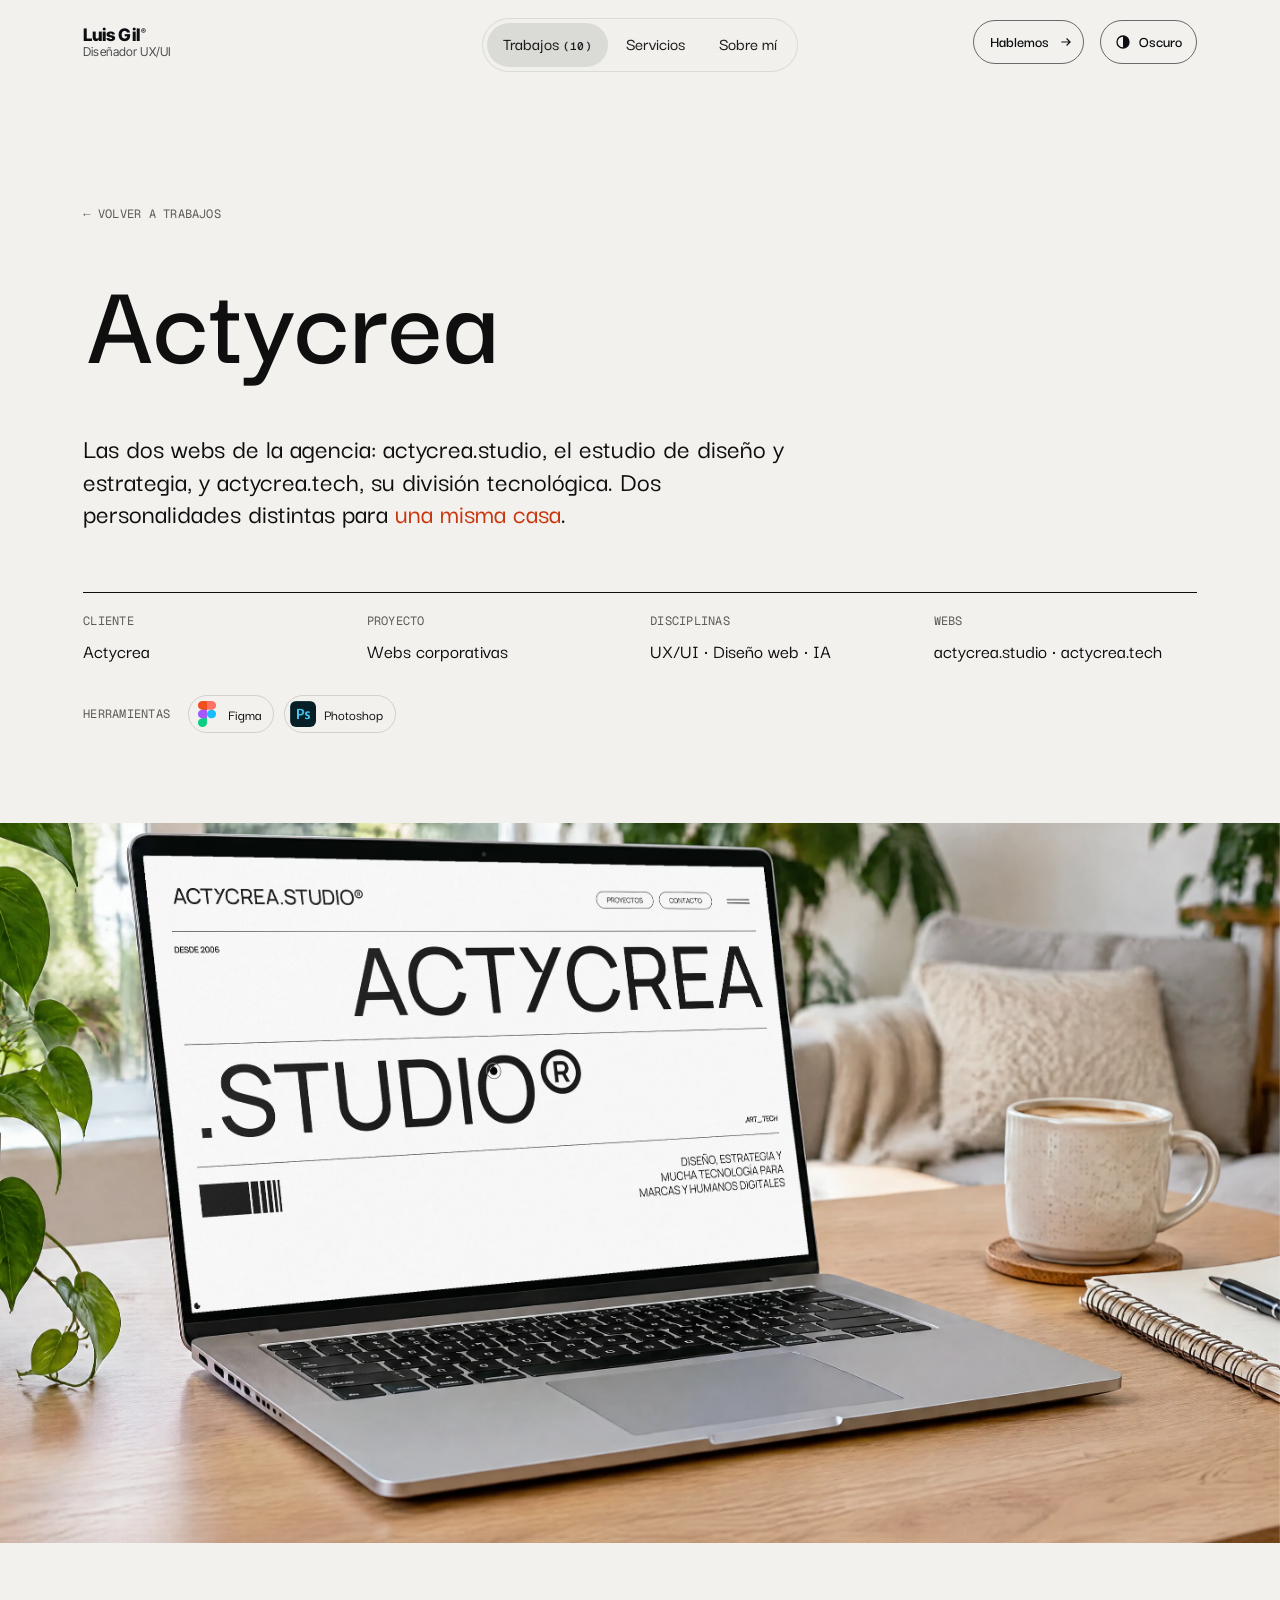
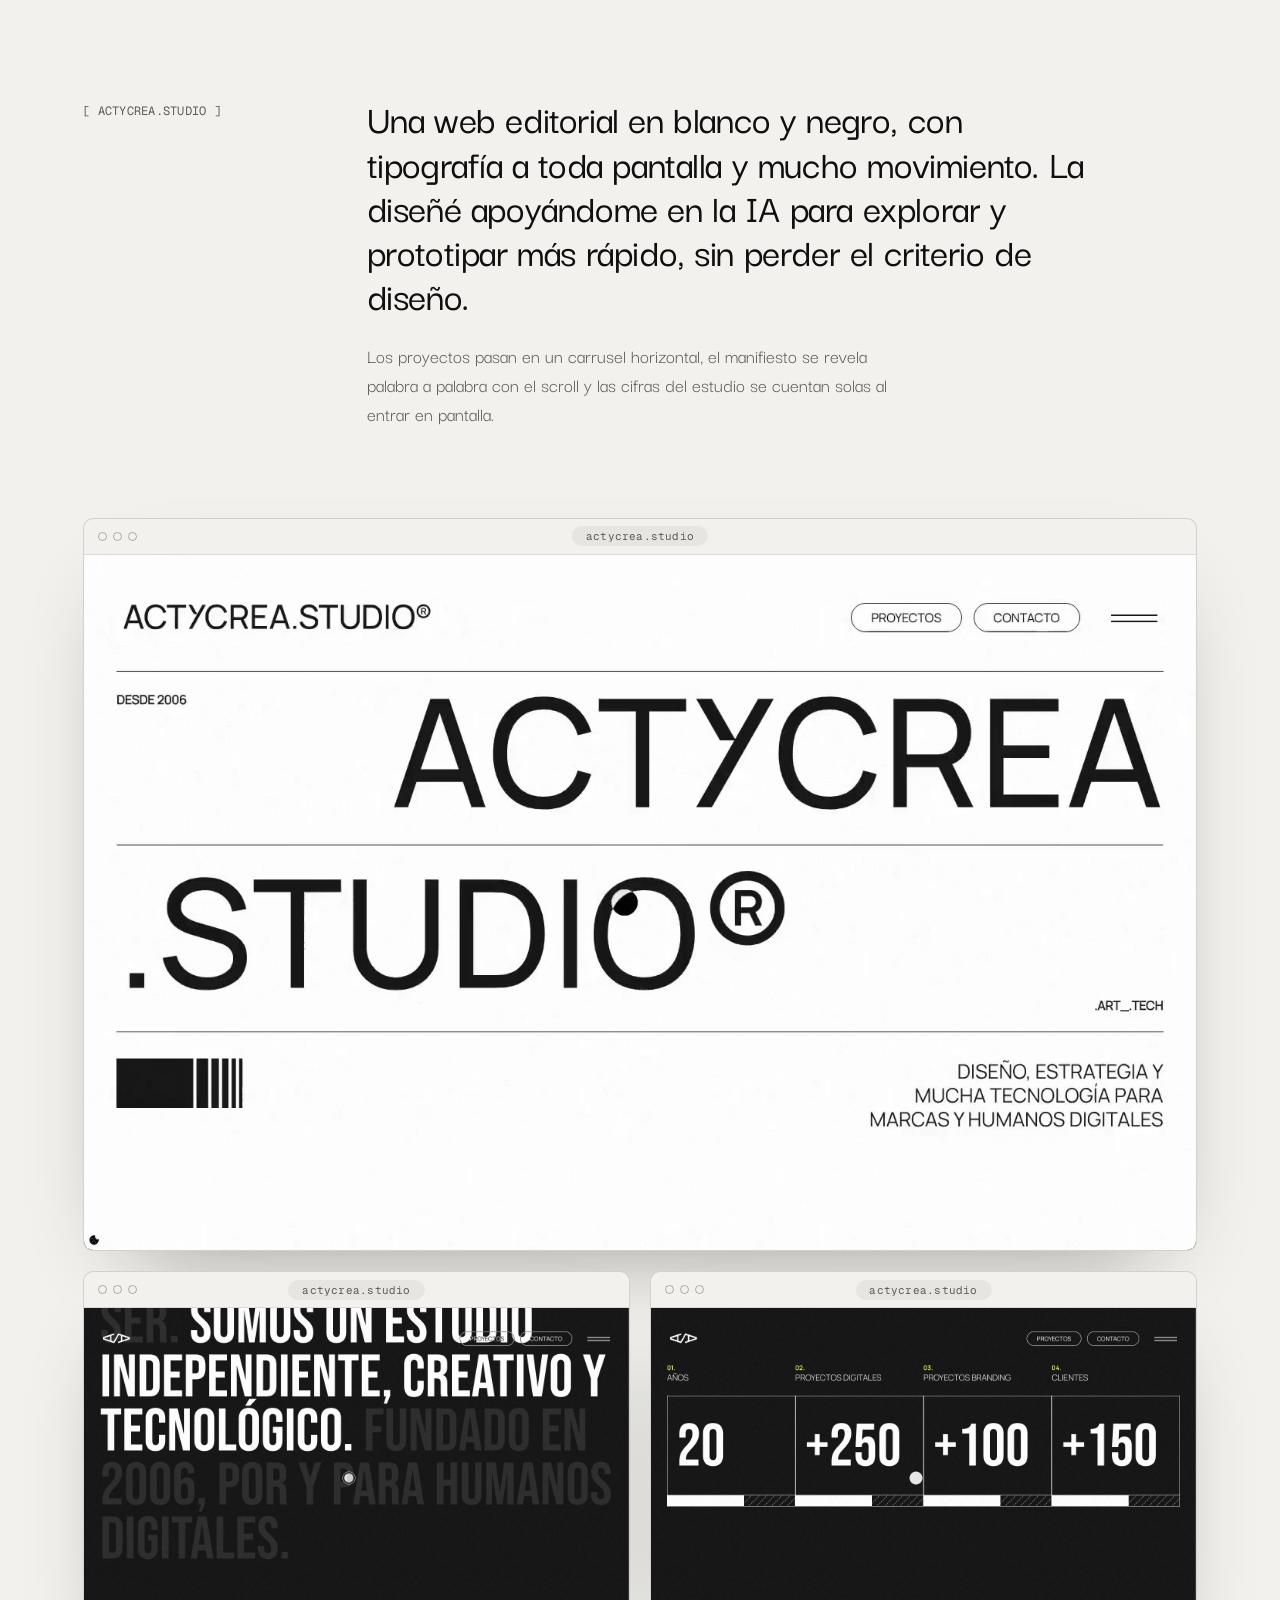
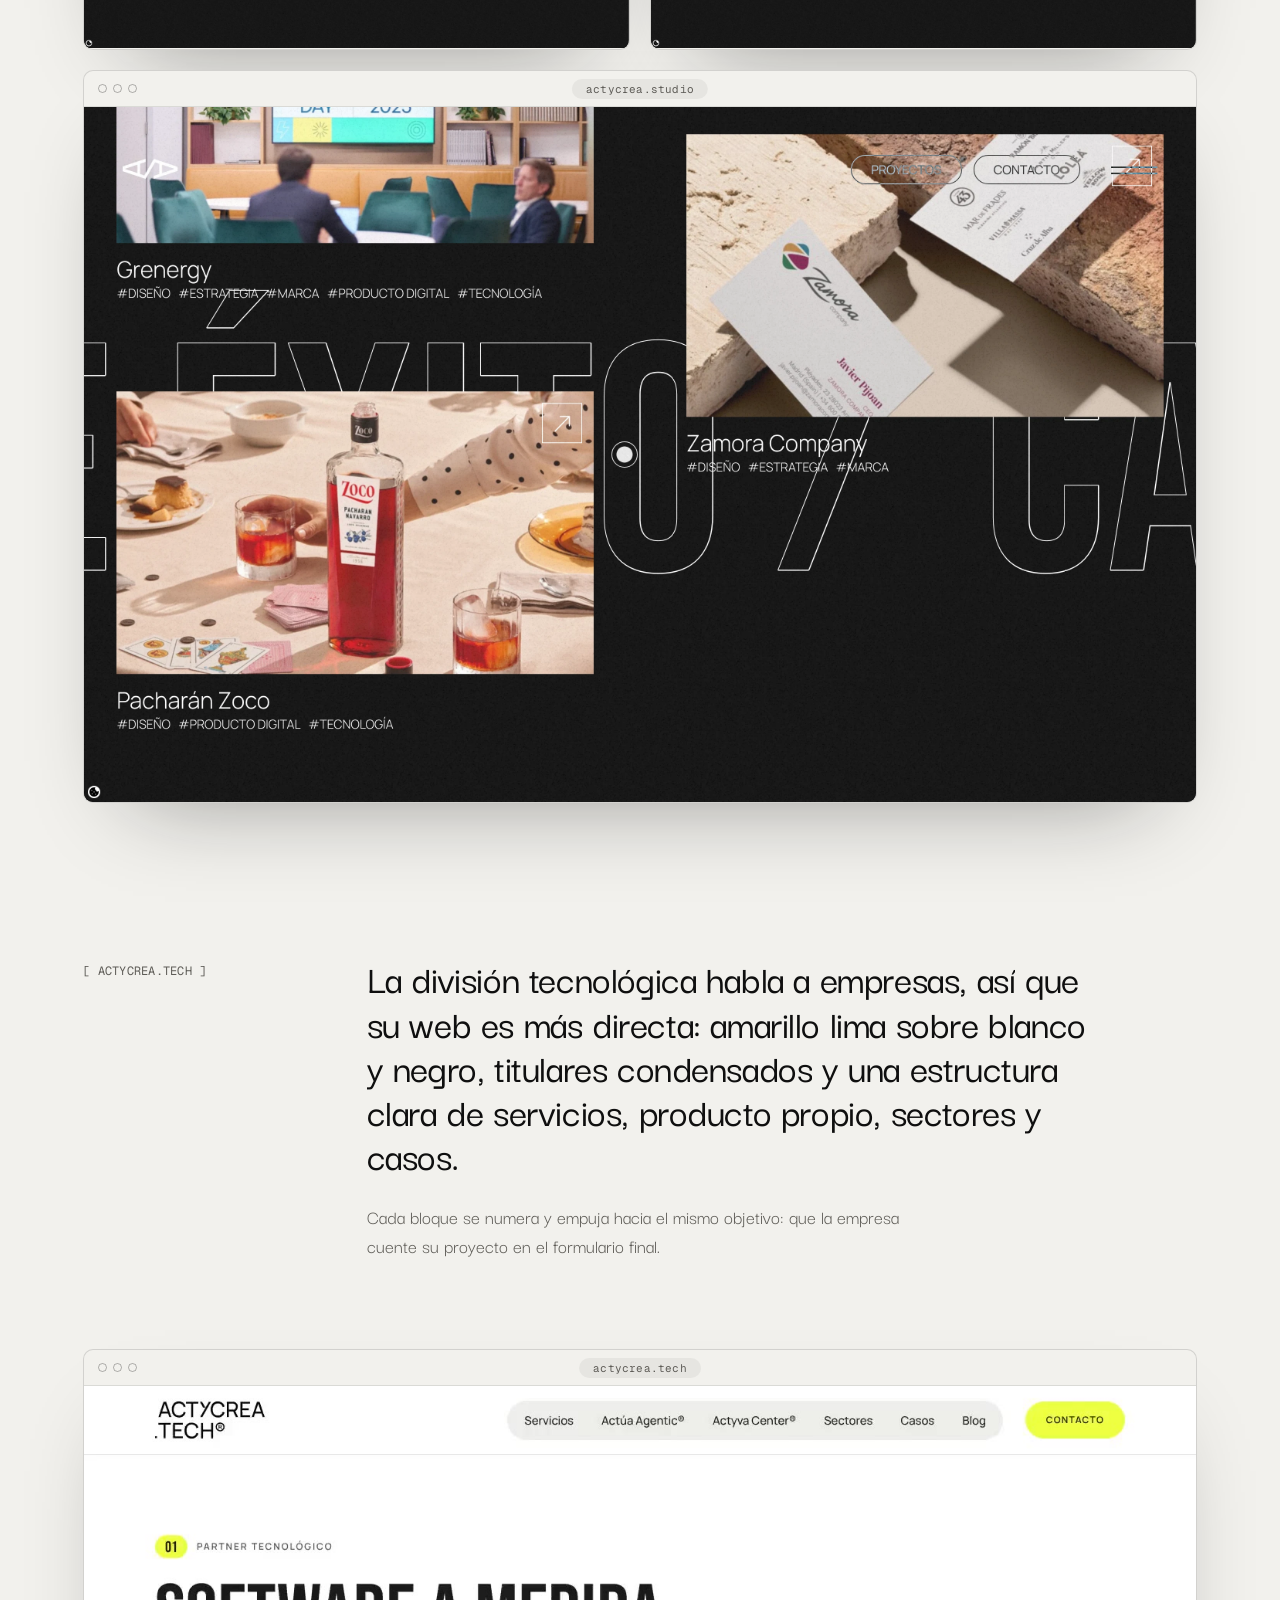
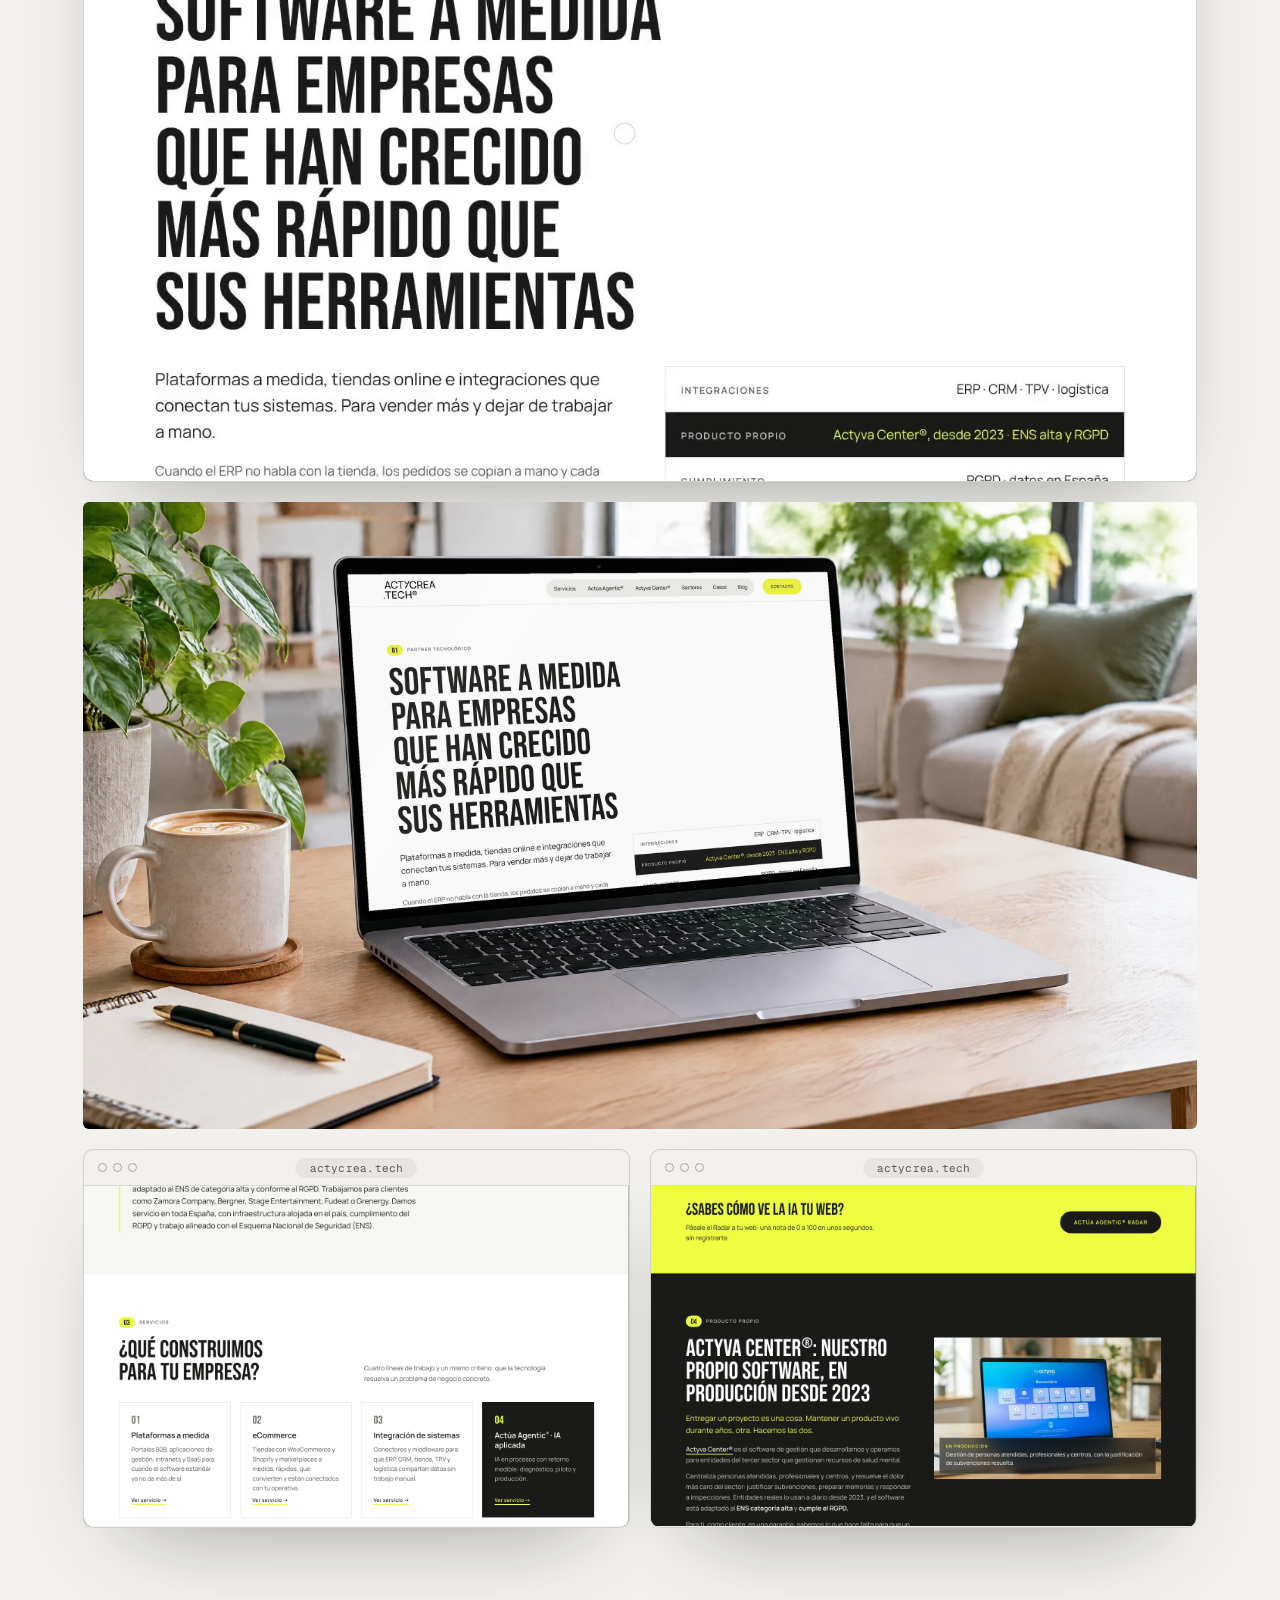
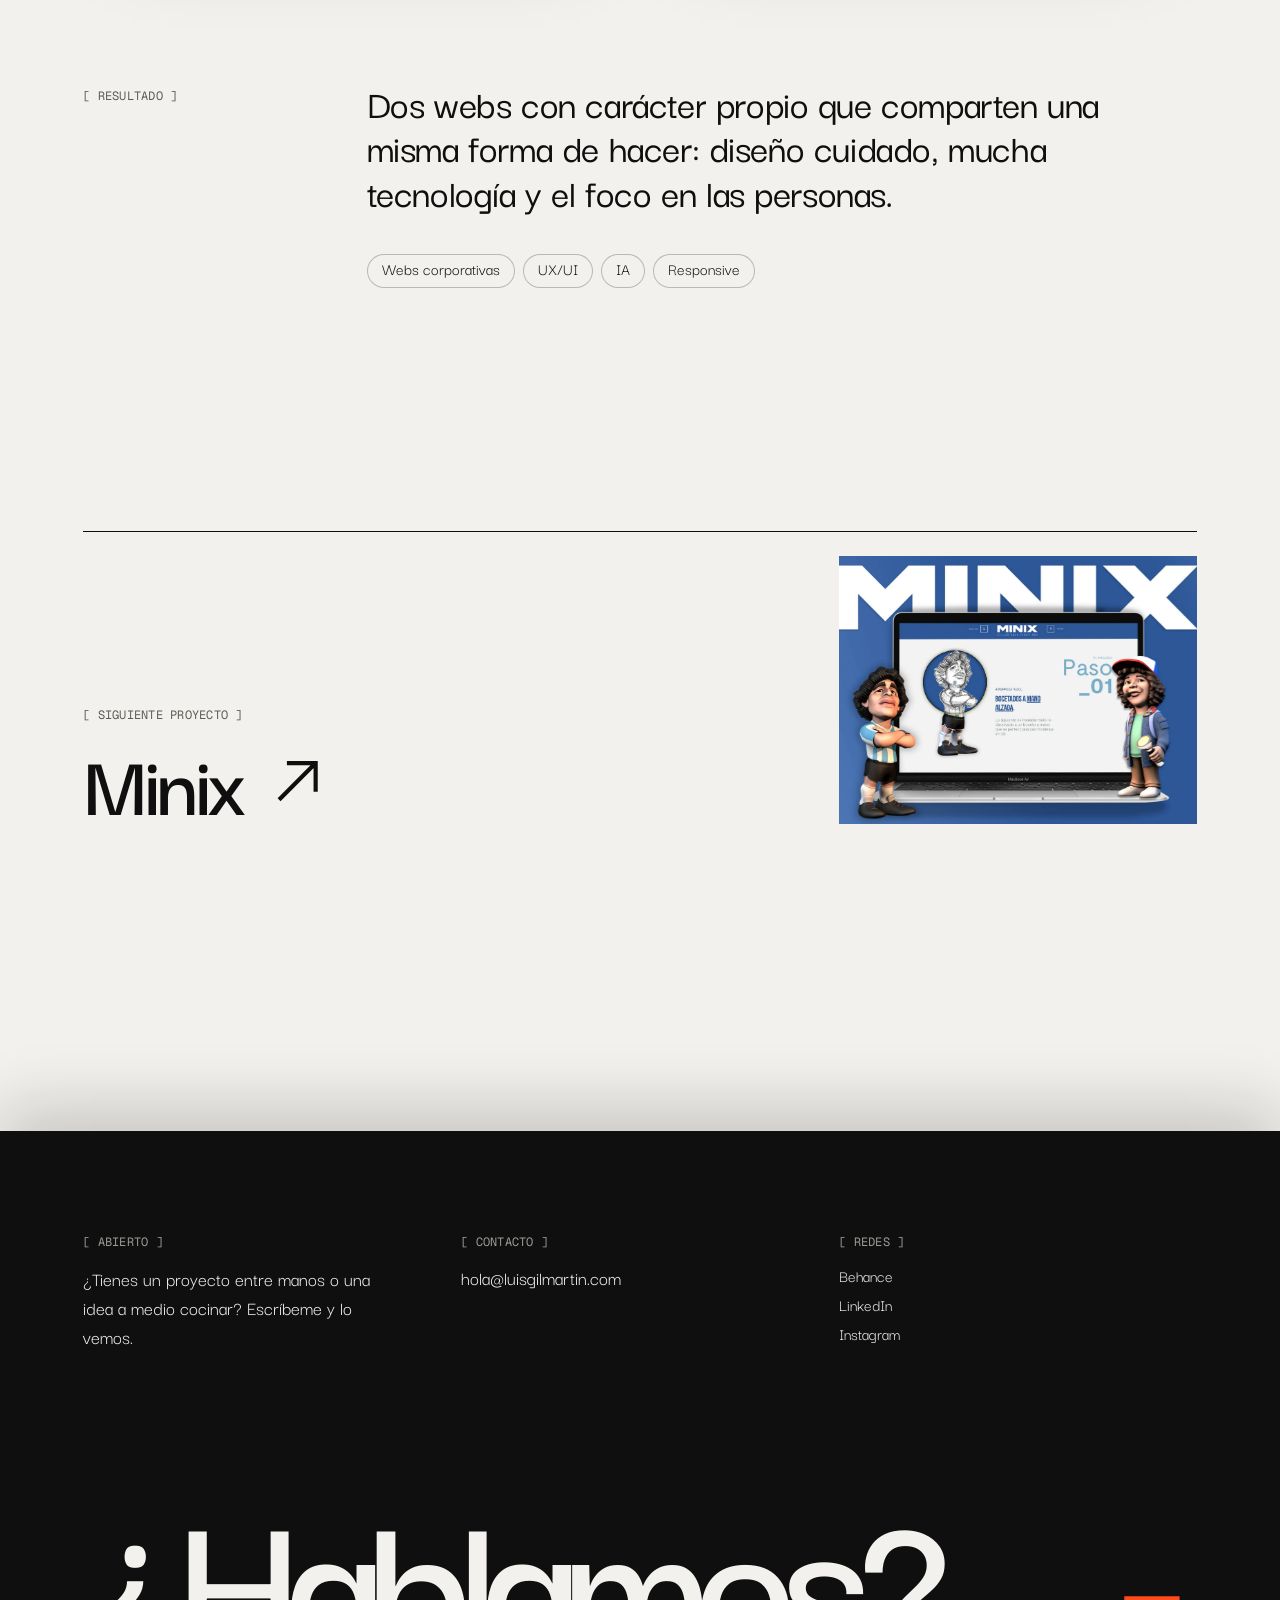
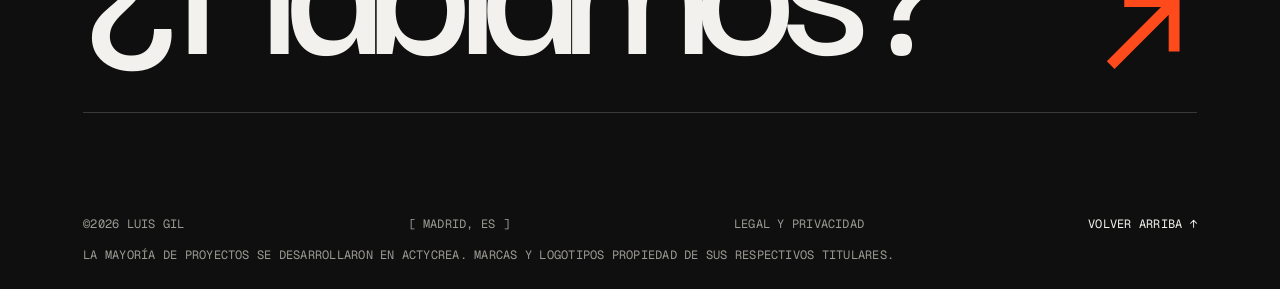
<file: proyecto-actycrea.html>
<!doctype html>
<html lang="es">
<head>
<meta charset="utf-8">
<meta name="robots" content="noindex, nofollow"><!-- TEMPORAL: quitar en el lanzamiento -->
<meta name="viewport" content="width=device-width, initial-scale=1, viewport-fit=cover">
<title>Actycrea · Luis Gil</title>
<meta name="description" content="Portfolio de Luis Gil Martín, diseñador web y UX/UI en Madrid. Diseño web, branding y dirección de arte.">
<link rel="canonical" href="https://luisgilmartin.com/proyecto-actycrea.html">
<meta property="og:type" content="website"><meta property="og:locale" content="es_ES">
<meta property="og:title" content="Actycrea · Luis Gil"><meta property="og:description" content="Portfolio de Luis Gil Martín, diseñador web y UX/UI en Madrid. Diseño web, branding y dirección de arte.">
<meta property="og:url" content="https://luisgilmartin.com/proyecto-actycrea.html"><meta property="og:image" content="https://luisgilmartin.com/thumb.jpg">
<meta name="twitter:card" content="summary_large_image">
<link rel="icon" href="favicon.svg" type="image/svg+xml">
<link rel="stylesheet" href="fonts/fonts.css">
<style>
body{margin:0;background:#F2F1ED}
.lg-root{--gm:clamp(20px,6.5vw,128px);--gg:clamp(12px,1.6vw,24px);--accent:#FF4A1C;--bg:#F2F1ED;--fg:#0F0F0F;--muted:#5E5C57;--muted2:#8A8780;--muted-inv:#B9B7B1;--line:rgba(15,15,15,.075);--gline:rgba(15,15,15,.04);--fbg:#0F0F0F;--ffg:#F2F1ED;--fmuted:#9C9A94;--fline:#3A3936;transition:background-color .5s ease,color .5s ease}
.lg-root.lg-dark{--bg:#121211;--fg:#EEEDE9;--muted:#A3A19B;--muted2:#77756F;--muted-inv:#55534E;--line:rgba(238,237,233,.07);--gline:rgba(238,237,233,.035);--fbg:#F2F1ED;--ffg:#0F0F0F;--fmuted:#5E5C57;--fline:#CFCDC7;color-scheme:dark}
body:has(.lg-dark){background:#121211}
.lg-theme{min-height:44px;padding:0 14px;border:1px solid rgba(255,255,255,.6);border-radius:999px;background:transparent;color:#FFFFFF;font:inherit;font-size:16px;font-weight:600;display:inline-flex;align-items:center;gap:8px;cursor:pointer}
.lg-theme{transition:background-color .35s ease,color .35s ease,border-color .35s ease}
.lg-theme:hover{border-color:#FFFFFF;background:#FFFFFF;color:#000000}
.lg-theme:hover svg{transform:rotate(180deg)}
.lg-dark .lg-theme:hover svg{transform:rotate(360deg)}
.lg-theme:focus-visible,.lg-burger:focus-visible{outline:2px solid #FFFFFF;outline-offset:3px}
.lg-theme svg{transition:transform .6s cubic-bezier(.7,0,.2,1)}
.lg-dark .lg-theme svg{transform:rotate(180deg)}
.lg-t-dark{display:none}
.lg-theme .lg-t-light,.lg-theme .lg-t-dark{position:relative;top:-1.25px}
.lg-dark .lg-t-dark{display:inline}
.lg-dark .lg-t-light{display:none}
::view-transition-old(root),::view-transition-new(root){animation:none;mix-blend-mode:normal}
a{color:#0F0F0F;text-decoration:none}a:hover{color:#5E5C57}
.lg-root *{box-sizing:border-box}
.lg-mono{font-family:'Geist Mono',ui-monospace,monospace;font-size:12px;letter-spacing:.02em;text-transform:uppercase}
.lg-link{position:relative;display:inline-block}
.lg-link::after{content:"";position:absolute;left:0;right:0;bottom:-3px;height:1px;background:currentColor;transform:scaleX(0);transform-origin:right;transition:transform .5s cubic-bezier(.2,.8,.2,1)}
.lg-link:hover::after{transform:scaleX(1);transform-origin:left}
.lg-line{display:inline-block;overflow:hidden;vertical-align:bottom;line-height:1;padding:.06em .14em .24em .02em;margin-right:-.12em;margin-bottom:-.22em}
.lg-line > .lg-rise:last-child{letter-spacing:0}
.lg-rise{display:inline-block;transform:translateY(105%);animation:lgRise 1.1s cubic-bezier(.2,.8,.2,1) forwards}
@keyframes lgRise{to{transform:translateY(0)}}
.lg-fade{opacity:0;animation:lgFade 1s ease forwards}
.lg-pic{clip-path:inset(0 50% 0 50%);animation:lgPicIn 1s cubic-bezier(.7,0,.2,1) 2.8s forwards}
@keyframes lgPicIn{to{clip-path:inset(0 0 0 0)}}
.lg-pic-cycle{animation:lgPicCycle 6s steps(1) 3.8s infinite}
@keyframes lgPicCycle{0%{background:#D9D4C7}20%{background:#2A2926}40%{background:#C9CFD0}60%{background:#E3D6CC}80%{background:#BDB9AE}}
@keyframes lgFade{to{opacity:1}}
.lg-curtain{position:fixed;inset:0;z-index:50;pointer-events:none;animation:lgCurtain 1.1s cubic-bezier(.7,0,.2,1) 1.85s forwards}
@keyframes lgCurtain{to{transform:translateY(-100%)}}
.lg-track{display:flex;gap:16px;width:max-content;animation:lgMarquee 38s linear infinite}
@keyframes lgMarquee{to{transform:translateX(calc(-50% - 8px))}}
.lg-card .lg-media{overflow:hidden}
.lg-card .lg-media > div{transition:transform 1s cubic-bezier(.2,.8,.2,1)}
.lg-card:hover .lg-media > div{transform:scale(1.04)}
.lg-card .lg-media{--mx:0%;--my:0%;--py:0%;--s:1.16;--lx:50%;--ly:50%}
.lg-card:hover .lg-media{--s:1.22}
.lg-card .lg-media > div{position:relative}
.lg-card .lg-media img{transform:translate3d(var(--mx),calc(var(--py) + var(--my)),0) scale(var(--s));transition:transform .7s cubic-bezier(.2,.8,.2,1),filter .5s ease;will-change:transform}
.lg-lens{position:absolute;inset:0;pointer-events:none;opacity:0;transition:opacity .4s ease;-webkit-mask-image:radial-gradient(circle clamp(130px,17vw,250px) at var(--lx) var(--ly),#000 55%,transparent 100%);mask-image:radial-gradient(circle clamp(130px,17vw,250px) at var(--lx) var(--ly),#000 55%,transparent 100%)}
@media (hover:hover) and (pointer:fine){.lg-card:hover .lg-lens{opacity:1}.lg-card:hover .lg-media img.lg-base{filter:blur(10px)}}
.lg-card .lg-arrow{transition:transform .5s cubic-bezier(.2,.8,.2,1)}
.lg-card:hover .lg-arrow{transform:translateX(6px) rotate(-45deg)}
.lg-cta .lg-roll{display:inline-block;overflow:hidden;line-height:1;vertical-align:bottom;padding:.04em .08em .04em 0;margin-right:-.15em;letter-spacing:0}
.lg-cta .lg-roll > span{position:relative;display:inline-block;transition:transform .6s cubic-bezier(.7,0,.2,1);transition-delay:calc(var(--i) * 35ms)}
.lg-cta .lg-roll > span::after{content:attr(data-l);position:absolute;left:0;top:calc(100% + .04em)}
.lg-cta:hover .lg-roll > span,.lg-cta:focus-visible .lg-roll > span{transform:translateY(calc(-100% - .04em))}
.lg-cta svg{transition:transform .6s cubic-bezier(.7,0,.2,1)}
.lg-cta:hover svg,.lg-cta:focus-visible svg{transform:rotate(45deg)}
@media (prefers-reduced-motion:reduce){.lg-cta .lg-roll > span,.lg-cta svg{transition:none}}
[hidden]{display:none !important}
.lg-burger{display:none}
.mg-heroimg{margin:clamp(56px,7vw,110px) calc(var(--gm) * -1) 0;width:auto;overflow:hidden}
.mg-heroimg img{display:block;width:100%;height:min(56.25vw,100svh);object-fit:cover}
.mg-heroimg{height:min(56.25vw,100svh)}
.mg-heroimg{position:relative}
.mg-heroimg img{height:112% !important;position:relative;top:-6%;will-change:transform;transform:translate3d(0,0,0)}
@media (prefers-reduced-motion:reduce){.mg-heroimg img{height:100% !important;top:0}}
.lg-wm{display:inline-block;overflow:hidden;vertical-align:bottom;padding:.12em 0 .14em;margin:-.12em 0 -.14em}
.lg-word{display:inline-block;transform:translate3d(0,112%,0);transition:transform .7s cubic-bezier(.16,1,.3,1) var(--d,0s)}
.is-revealed .lg-word{transform:none}
.lg-slot{position:relative;border-radius:6px;overflow:hidden;background:color-mix(in srgb,var(--fg) 7%,var(--bg));background-image:linear-gradient(to right,color-mix(in srgb,var(--fg) 6%,transparent) 1px,transparent 1px),linear-gradient(to bottom,color-mix(in srgb,var(--fg) 6%,transparent) 1px,transparent 1px);background-size:40px 40px}
.lg-slot > img,.lg-slot > video{position:absolute;inset:0;width:100%;height:100%;object-fit:cover;display:block}
.lg-slot-info{position:absolute;left:16px;right:16px;bottom:14px;display:flex;justify-content:space-between;align-items:flex-end;gap:12px;flex-wrap:wrap}
.lg-slot-kind{display:inline-flex;align-items:center;gap:6px;padding:4px 10px;border-radius:999px;border:1px solid color-mix(in srgb,var(--fg) 20%,transparent);background:var(--bg)}
.lg-slot-phone{border-radius:24px}
.lg-menu{animation:lgMenuFade .35s ease both}
@keyframes lgMenuFade{from{opacity:0}}
.lg-menu .lg-mrow,.lg-menu .lg-mfoot{animation:lgMenuIn .8s cubic-bezier(.2,.8,.2,1) both;animation-delay:calc(var(--i) * 70ms + 120ms)}
@keyframes lgMenuIn{from{opacity:0;transform:translateY(28px)}to{opacity:1;transform:none}}
.lg-mrow{display:grid;grid-template-columns:minmax(0,1fr) auto;align-items:center;padding:18px 0;border-bottom:1px solid #3A3936;color:#F2F1ED !important}
.lg-mrow .lg-mlabel{font-size:clamp(38px,11vw,52px);font-weight:500;line-height:1;letter-spacing:-0.01em;position:relative;top:-0.06em}
.lg-mrow[aria-current="page"] .lg-mlabel{color:#FF4A1C}
.lg-mrow svg{transition:transform .5s cubic-bezier(.2,.8,.2,1)}
.lg-mrow:hover svg,.lg-mrow:focus-visible svg{transform:rotate(-45deg)}
.lg-mclose{border-color:rgba(242,241,237,.6) !important;transition:background-color .35s ease,color .35s ease}
.lg-mclose:hover{background:#F2F1ED !important;color:#0F0F0F !important}
@media (prefers-reduced-motion:reduce){.lg-menu,.lg-menu .lg-mrow,.lg-menu .lg-mfoot{animation:none}}
.lg-btn-label{position:relative;top:-1.25px}
.lg-burger{transition:background-color .35s ease,color .35s ease,border-color .35s ease}
.lg-burger:hover{border-color:#FFFFFF !important;background:#FFFFFF !important;color:#000000 !important}
.lg-num{font-family:'Geist Mono',ui-monospace,monospace;font-size:12px;font-weight:400;letter-spacing:.02em;line-height:1.2;text-transform:uppercase;color:var(--accent-text) !important}
.lg-cols{display:grid;grid-template-columns:repeat(12,minmax(0,1fr));column-gap:var(--gg);row-gap:24px}
.lg-cols > *{min-width:0}
.lg-nav-pill .lg-link[aria-current="page"]{background:color-mix(in srgb,var(--fg) 10%,transparent)}
.lg-tag{background:var(--bg);display:inline-flex;align-items:center;min-height:34px;padding:0 14px 4px;border:1px solid color-mix(in srgb,var(--fg) 25%,transparent);border-radius:999px;font-size:17px}
@media (max-width:860px){.lg-cols > *{grid-column:1 / -1 !important}}
.lg-nav-pill{position:fixed;top:18px;left:50%;transform:translateX(-50%);z-index:21;background:color-mix(in srgb,var(--bg) 80%,transparent);-webkit-backdrop-filter:blur(14px);backdrop-filter:blur(14px);border:1px solid color-mix(in srgb,var(--fg) 10%,transparent);border-radius:999px;padding:4px}
.lg-nav-pill .lg-link{color:var(--fg) !important;padding:7px 16px 9px;line-height:1.2;border-radius:999px;transition:background-color .3s ease}
.lg-nav-pill .lg-link:hover{background:color-mix(in srgb,var(--fg) 8%,transparent)}
.lg-nav-pill .lg-link::after{left:16px;right:16px;bottom:7px}
@media (max-width:560px){
.lg-name{grid-template-columns:minmax(0,1fr) !important;font-size:min(calc((100vw - 2 * var(--gm)) / 1.42),260px) !important;row-gap:0;--lg-gap-b:-.23em}
.lg-name > .lg-line{justify-self:center !important;padding:.06em .07em .02em !important;margin:0 !important}
.lg-name > .lg-line:first-of-type{margin-bottom:var(--lg-gap-a,0) !important}
.lg-name > .lg-line:last-of-type{margin-top:var(--lg-gap-b,0) !important}
.lg-name > .lg-pic{width:100% !important;height:auto !important;aspect-ratio:1.85;align-self:auto !important;border-radius:8px !important}
}
.lg-pw{display:inline-block;white-space:nowrap}
.lg-pl{display:inline-block;font-weight:500}
.lg-cursor{position:fixed;left:0;top:0;width:14px;height:14px;margin:-7px 0 0 -7px;border-radius:50%;background:#FF4A1C;pointer-events:none;z-index:60;opacity:0;transition:width .35s cubic-bezier(.2,.8,.2,1),height .35s cubic-bezier(.2,.8,.2,1),margin .35s cubic-bezier(.2,.8,.2,1),opacity .3s ease;will-change:transform}
.lg-cursor.is-on{opacity:1}
.lg-cursor.is-hover{width:56px;height:56px;margin:-28px 0 0 -28px;opacity:.85}
@media (hover:hover) and (pointer:fine){.lg-root,.lg-root a,.lg-root button{cursor:none}}
@media (hover:none),(pointer:coarse){.lg-cursor{display:none}}
html,body{overflow-x:clip}
.lg-grid{position:fixed;inset:0;z-index:0;pointer-events:none;display:grid;grid-template-columns:repeat(12,minmax(0,1fr));column-gap:var(--gg);padding-left:var(--gm);padding-right:var(--gm)}
.lg-grid > span{border-left:1px solid var(--gline,var(--line));border-right:1px solid var(--gline,var(--line));transform-origin:top;transform:scaleY(0);animation:lgGridIn 1.4s cubic-bezier(.7,0,.2,1) forwards}
.lg-main{position:sticky;z-index:1}
.lg-root > footer{position:relative;z-index:2;box-shadow:0 -24px 60px rgba(15,15,15,.18)}
.lg-shade{position:absolute;inset:0;background:#0F0F0F;opacity:0;pointer-events:none;z-index:5}
@keyframes lgGridIn{to{transform:scaleY(1)}}
@media (max-width:860px){.lg-grid{grid-template-columns:repeat(4,minmax(0,1fr))}.lg-grid > span:nth-child(n+5){display:none}}
@media (max-width:860px){
.lg-nav{display:none !important}
.lg-burger{display:inline-flex}
.lg-works{grid-template-columns:minmax(0,1fr) !important}
.lg-works > a{margin-top:0 !important}
.lg-svcs{grid-template-columns:minmax(0,1fr) !important}
.lg-split{flex-direction:column !important;align-items:flex-start !important}
}
@media (prefers-reduced-motion:reduce){
.lg-rise{animation:none;transform:none}
.lg-pic{animation:none;clip-path:none}
.lg-pic-cycle{animation:none}
.lg-fade{animation:none;opacity:1}
.lg-curtain{display:none}
.lg-grid > span{animation:none;transform:none}
.lg-track{animation:none}
}
/* Scroll reveal ( added by JS only, so content stays visible without it ) */
.lg-rv{opacity:0;transform:translate3d(0,48px,0);transition:opacity .6s ease var(--rd,0s),transform .8s cubic-bezier(.16,1,.3,1) var(--rd,0s) !important}
.lg-rv.is-in{opacity:1;transform:none}
.lg-rv-media{clip-path:inset(100% 0 0 0);transition:clip-path .7s cubic-bezier(.7,0,.2,1) var(--rd,0s) !important}
.lg-rv-media img{scale:1.22;backface-visibility:hidden;transition:scale .95s cubic-bezier(.16,1,.3,1) var(--rd,0s) !important}
.lg-rv-media.is-in{clip-path:inset(0 0 0 0)}
.lg-rv-media.is-in img{scale:1}
.lg-card .lg-rv-media{clip-path:none !important;opacity:0;transition:opacity .7s ease var(--rd,0s) !important}
.lg-card .lg-rv-media img{scale:1 !important}
.lg-card .lg-rv-media.is-in{opacity:1}
.lg-card .lg-media{background:var(--bg)}
/* Main buttons */
.lg-btn{position:relative;isolation:isolate;overflow:hidden;display:inline-flex !important;align-items:center;gap:14px !important;min-height:52px !important;padding:0 6px 0 22px;border:1px solid var(--fg);border-radius:999px;color:var(--fg) !important;font-size:18px !important;font-weight:600 !important;line-height:1;transition:color .45s cubic-bezier(.7,0,.2,1),border-color .45s ease}
.lg-btn::before{content:"";position:absolute;z-index:-1;right:6px;top:50%;width:40px;height:40px;margin-top:-20px;border-radius:50%;background:var(--fg);transform:scale(1);transition:transform .7s cubic-bezier(.7,0,.2,1)}
.lg-btn > .lg-btn-t{position:relative;top:-1px}
.lg-btn .lg-mono{color:inherit;opacity:.6;margin-left:-8px}
.lg-btn-ic{display:inline-flex;align-items:center;justify-content:center;flex:none;width:40px;height:40px;border-radius:50%;background:var(--fg);color:var(--bg);overflow:hidden;transition:background-color .45s ease,color .45s ease,transform .6s cubic-bezier(.7,0,.2,1)}
.lg-btn-ic svg{width:15px;height:15px}
.lg-btn:hover,.lg-btn:focus-visible{color:var(--bg) !important;transition:color .3s ease .2s,border-color .45s ease}
.lg-btn:hover::before,.lg-btn:focus-visible::before{transform:scale(16)}
.lg-btn:hover .lg-btn-ic,.lg-btn:focus-visible .lg-btn-ic{transform:rotate(-45deg)}
.lg-btn:focus-visible{outline:2px solid var(--accent);outline-offset:3px}
@keyframes lgArrowLoop{0%{transform:none}49%{transform:translateX(160%)}50%{transform:translateX(-160%)}100%{transform:none}}
.lg-hbtn{min-height:44px;padding:0 10px 0 16px;border:1px solid rgba(255,255,255,.6);border-radius:999px;color:#FFFFFF;font-size:16px !important;font-weight:600 !important;display:inline-flex;align-items:center;gap:10px !important;transition:background-color .35s ease,color .35s ease,border-color .35s ease}
.lg-hbtn > span{position:relative;top:-1.25px}
.lg-hbtn svg{transition:transform .5s cubic-bezier(.2,.8,.2,1)}
.lg-hbtn:hover,.lg-hbtn:focus-visible{background:#FFFFFF;border-color:#FFFFFF;color:#000000 !important}
.lg-hbtn:hover svg,.lg-hbtn:focus-visible svg{transform:rotate(-45deg)}
.lg-hbtn:focus-visible{outline:2px solid #FFFFFF;outline-offset:3px}
@media (prefers-reduced-motion:reduce){.lg-btn::before,.lg-btn,.lg-btn-ic,.lg-hbtn,.lg-hbtn svg{transition:none}.lg-btn:hover .lg-btn-ic{transform:none}}
/* Design review fixes: dark-mode links, readable accent text, touch targets, small text */
.lg-root{--accent-text:#C9350C}
.lg-root.lg-dark{--accent-text:#FF4A1C}
.lg-root a{color:var(--fg)}
.lg-root a:hover{color:var(--muted)}
.lg-main a.lg-link,.lg-root footer a.lg-link{padding-block:12px;margin-block:-12px}
.lg-main a.lg-link::after,.lg-root footer a.lg-link::after{bottom:9px}
.lg-nav-pill a.lg-link{padding:10px 16px 12px}
.lg-nav-pill a.lg-link::after{bottom:10px}
.lg-root > header > a:first-child{padding-block:5px;margin-block:-5px}
.lg-slot-info .lg-mono{color:var(--fg) !important}
.lg-track > div:has(> img)::after{content:"";position:absolute;inset:auto 0 0;height:60%;background:linear-gradient(to top,rgba(0,0,0,.55),rgba(0,0,0,0));pointer-events:none}
.lg-track > div > img + .lg-mono{z-index:1}
.lg-main a.lg-link.lg-mono,.lg-root footer .lg-mono a.lg-link{padding-block:14px;margin-block:-14px}
.lg-main a.lg-link.lg-mono::after,.lg-root footer .lg-mono a.lg-link::after{bottom:11px}
/* Case studies: device mockups and media */
.pj-media{position:relative;overflow:hidden;background:color-mix(in srgb,var(--fg) 5%,var(--bg))}
.pj-media > img,.pj-media > video{display:block;width:100%;height:100%;object-fit:cover}
.pj-band{background:color-mix(in srgb,var(--fg) 4%,var(--bg))}
.pj-browser{border:1px solid color-mix(in srgb,var(--fg) 14%,transparent);border-radius:10px;overflow:hidden;background:var(--bg);box-shadow:0 40px 90px -50px rgba(15,15,15,.45)}
.pj-bar{height:36px;display:flex;align-items:center;gap:6px;padding:0 14px;border-bottom:1px solid color-mix(in srgb,var(--fg) 10%,transparent);position:relative}
.pj-bar i{width:9px;height:9px;border-radius:50%;border:1px solid color-mix(in srgb,var(--fg) 30%,transparent)}
.pj-bar span{position:absolute;left:50%;transform:translateX(-50%);font-family:'Geist Mono',ui-monospace,monospace;font-size:11px;letter-spacing:.02em;color:var(--muted);padding:3px 14px;border-radius:999px;background:color-mix(in srgb,var(--fg) 5%,transparent);white-space:nowrap}
.pj-view{position:relative;overflow:hidden;container-type:size;background:#0F0F0F}
.pj-view > video,.pj-view > img{display:block;width:100%;height:100%;object-fit:cover;object-position:top}
.pj-scroll > img{height:auto !important;object-fit:initial !important;animation:pjScroll var(--dur,30s) cubic-bezier(.45,0,.55,1) infinite alternate}
.pj-scroll:hover > img{animation-play-state:paused}
@keyframes pjScroll{0%,5%{translate:0 0}95%,100%{translate:0 calc(-100% + 100cqh)}}
.pj-phone{position:relative;width:100%;max-width:calc((100svh - 160px) * .4615);margin-inline:auto;aspect-ratio:9 / 19.5;border-radius:42px;padding:9px;background:#0F0F0F;box-shadow:0 40px 80px -40px rgba(15,15,15,.55),inset 0 0 0 1px rgba(255,255,255,.08)}
.pj-phone::after{content:"";position:absolute;top:18px;left:50%;width:30%;height:22px;margin-left:-15%;border-radius:999px;background:#0F0F0F;z-index:2}
.pj-screen{width:100%;height:100%;border-radius:33px;overflow:hidden;background:#000}
.pj-screen video,.pj-screen img{display:block;width:100%;height:100%;object-fit:cover;object-position:top}
.pj-cap{display:block;margin-top:14px;color:var(--muted)}
.pj-quote{margin:0;font-size:clamp(28px,3.6vw,56px);line-height:1.02;letter-spacing:-0.015em;font-weight:500}
@media (prefers-reduced-motion:reduce){.pj-scroll > img{animation:none}}
.lg-grid{display:none !important}
.bx{--bxbg:var(--bg);background:var(--bxbg);border-radius:8px;padding:clamp(28px,5vw,80px);display:flex;align-items:center;justify-content:center;height:100%;box-sizing:border-box}
.lg-dark .bx{--bxbg:var(--bg)}
.bx img{display:block;max-width:100%;height:auto}
/* nx-noblur */.lg-card:hover .lg-media img.lg-base{filter:none !important}
.pj-tools{display:flex;align-items:center;gap:18px;flex-wrap:wrap;margin-top:clamp(20px,2.4vw,32px)}
.pj-tools ul{display:flex;gap:10px;flex-wrap:wrap;margin:0;padding:0;list-style:none}
.pj-tools li{display:inline-flex;align-items:center;gap:8px;padding:5px 12px 5px 5px;border-radius:999px;border:1px solid color-mix(in srgb,var(--fg) 14%,transparent);font-size:15px;font-weight:500}
.pj-tools li img{display:block;width:26px;height:26px;object-fit:contain;border-radius:6px}
</style>
</head>
<body>

<div class="lg-root" style="width: 100%; min-height: 100vh; background: var(--bg); color: var(--fg); font-family: 'Darker Grotesque', system-ui, sans-serif; font-size: 18px; position: relative">


<div class="lg-grid" aria-hidden="true"><span style="animation-delay: 0.20s"></span><span style="animation-delay: 0.26s"></span><span style="animation-delay: 0.32s"></span><span style="animation-delay: 0.38s"></span><span style="animation-delay: 0.44s"></span><span style="animation-delay: 0.50s"></span><span style="animation-delay: 0.56s"></span><span style="animation-delay: 0.62s"></span><span style="animation-delay: 0.68s"></span><span style="animation-delay: 0.74s"></span><span style="animation-delay: 0.80s"></span><span style="animation-delay: 0.86s"></span></div>


<div class="lg-cursor" aria-hidden="true" style="background: #FF4A1C"></div>


<header style="position: sticky; top: 0; z-index: 20; mix-blend-mode: difference; color: #FFFFFF; padding: 20px var(--gm); display: flex; align-items: center; justify-content: space-between; gap: 24px">
<a href="index.html" aria-label="Luis Gil, Diseñador UX/UI, inicio" style="font-family: 'Inter Tight', system-ui, sans-serif; display: inline-flex; flex-direction: column; gap: 2px; color: #FFFFFF; line-height: 1">
<span style="font-weight: 800; font-size: clamp(16px, 1.35vw, 20px); letter-spacing: 0">Luis Gil<sup style="font-size: 0.45em; font-weight: 500; letter-spacing: 0; margin-left: 1px; vertical-align: 0.9em">®</sup></span>
<span style="font-weight: 400; font-size: clamp(12px, 0.95vw, 14px); letter-spacing: 0.01em; opacity: 0.72">Diseñador UX/UI</span>
</a>
<div style="display: flex; align-items: center; gap: 16px">
<a class="lg-hbtn lg-nav" href="#contacto" style="color: #FFFFFF"><span>Hablemos</span>
<svg width="14" height="14" viewBox="0 0 24 24" aria-hidden="true"><path d="M4 12h15M13 6l6 6-6 6" fill="none" stroke="currentColor" stroke-width="2"></path></svg></a>
<button class="lg-theme" type="button" data-theme-toggle aria-label="Cambiar entre modo claro y oscuro"><svg width="16" height="16" viewBox="0 0 24 24" aria-hidden="true"><circle cx="12" cy="12" r="9" fill="none" stroke="currentColor" stroke-width="2"></circle><path d="M12 3a9 9 0 0 1 0 18z" fill="currentColor"></path></svg><span class="lg-t-light">Oscuro</span><span class="lg-t-dark">Claro</span></button>
<button class="lg-burger" type="button" data-menu-open style="min-height: 44px; padding: 0 16px; border: 1px solid rgba(255,255,255,.6); border-radius: 999px; background: transparent; color: #FFFFFF; font: inherit; font-size: 16px; font-weight: 600; align-items: center; cursor: pointer"><span class="lg-btn-label">Menú</span></button>
</div>
</header>
<nav class="lg-nav lg-nav-pill" aria-label="Principal" style="display: flex; align-items: center; gap: 2px; font-size: 18px; font-weight: 500">
<a class="lg-link" aria-current="page" href="trabajos.html">Trabajos <span class="lg-mono" style="font-size: 11px">(10)</span></a>
<a class="lg-link" href="servicios.html">Servicios</a>
<a class="lg-link" href="sobre-mi.html">Sobre mí</a>
</nav>

<div class="lg-main" style="top: 0px">
<div class="lg-shade" aria-hidden="true" style="opacity: 0"></div>
<section style="padding: calc(74px + clamp(56px, 9vw, 140px)) var(--gm) 0; margin-top: -74px">
<a class="lg-link lg-mono lg-fade" href="trabajos.html" style="color: var(--muted); animation-delay: .1s">← Volver a trabajos</a>
<div class="lg-cols" style="margin-top: clamp(16px, 2vw, 28px); align-items: end">
<h1 aria-label="Actycrea" style="grid-column: 1 / span 11; margin: 0; font-size: clamp(56px, 9.5vw, 156px); line-height: 0.95; letter-spacing: -0.035em; font-weight: 600"><span class="lg-line" aria-hidden="true"><span class="lg-rise" style="animation-delay: 0.25s">Actycrea</span></span></h1>
</div>
<div class="lg-cols" style="margin-top: clamp(28px, 4vw, 56px)">
<p class="lg-fade" style="grid-column: 1 / span 8; margin: 0; font-size: clamp(22px, 2.2vw, 32px); line-height: 1.15; font-weight: 500; animation-delay: .7s">Las dos webs de la agencia: actycrea.studio, el estudio de diseño y estrategia, y actycrea.tech, su división tecnológica. Dos personalidades distintas para <em style="font-style: normal; color: var(--accent-text)">una misma casa</em>.</p>
</div>
<div class="lg-cols lg-fade" style="margin-top: clamp(40px, 5vw, 72px); padding-top: 20px; border-top: 1px solid var(--fg); animation-delay: .85s"><div style="grid-column: span 3; display: flex; flex-direction: column; gap: 8px"><span class="lg-mono" style="color: var(--muted)">Cliente</span><span style="font-size: 20px; font-weight: 500">Actycrea</span></div><div style="grid-column: span 3; display: flex; flex-direction: column; gap: 8px"><span class="lg-mono" style="color: var(--muted)">Proyecto</span><span style="font-size: 20px; font-weight: 500">Webs corporativas</span></div><div style="grid-column: span 3; display: flex; flex-direction: column; gap: 8px"><span class="lg-mono" style="color: var(--muted)">Disciplinas</span><span style="font-size: 20px; font-weight: 500">UX/UI · Diseño web · IA</span></div><div style="grid-column: span 3; display: flex; flex-direction: column; gap: 8px"><span class="lg-mono" style="color: var(--muted)">Webs</span><span style="font-size: 20px; font-weight: 500">actycrea.studio · actycrea.tech</span></div></div>
<div class="pj-tools lg-fade" style="animation-delay: .95s"><span class="lg-mono" style="color: var(--muted)">Herramientas</span><ul><li><img src="img/figma.webp" alt="" width="133" height="200">Figma</li><li><img src="img/tool-ps.webp" alt="" width="160" height="160">Photoshop</li></ul></div>
<div class="mg-heroimg"><img src="img/p/actycrea/m-studio.webp" alt="Portátil con la home de actycrea.studio" width="3200" height="1800"></div>
</section>
<section class="lg-cols" style="padding: clamp(96px, 12vw, 180px) var(--gm) clamp(56px, 7vw, 110px); row-gap: 24px">
<div style="grid-column: 1 / span 3"><span class="lg-mono" style="color: var(--muted)">[ Actycrea.studio ]</span></div>
<p style="grid-column: 4 / span 8; margin: 0; font-size: clamp(28px, 3.2vw, 48px); line-height: 1.08; letter-spacing: -0.01em; font-weight: 500">Una web editorial en blanco y negro, con tipografía a toda pantalla y mucho movimiento. La diseñé apoyándome en la IA para explorar y prototipar más rápido, sin perder el criterio de diseño.</p>
<p style="grid-column: 4 / span 6; margin: 0; font-size: 20px; line-height: 1.45; color: var(--muted)">Los proyectos pasan en un carrusel horizontal, el manifiesto se revela palabra a palabra con el scroll y las cifras del estudio se cuentan solas al entrar en pantalla.</p>
</section>
<section style="padding: 0 var(--gm)"><div class="pj-browser"><div class="pj-bar" aria-hidden="true"><i></i><i></i><i></i><span>actycrea.studio</span></div><div class="pj-view" style="aspect-ratio: 16 / 10"><video data-pj autoplay muted loop playsinline preload="metadata" poster="img/p/actycrea/studio-poster.jpg" aria-label="Recorrido por la home de actycrea.studio" style="object-fit: cover"><source src="img/p/actycrea/studio.mp4" type="video/mp4"></video></div></div></section>
<section class="lg-cols" style="padding: var(--gg) var(--gm) 0; row-gap: var(--gg); align-items: start"><div style="grid-column: 1 / span 6"><div class="pj-browser"><div class="pj-bar" aria-hidden="true"><i></i><i></i><i></i><span>actycrea.studio</span></div><div class="pj-view" style="aspect-ratio: 16 / 10"><img src="img/p/actycrea/s-manifiesto.webp" alt="Manifiesto: somos un estudio independiente, creativo y tecnológico" loading="lazy" width="2880" height="1800" style="display: block; width: 100%; height: 100%; object-fit: cover"></div></div></div><div style="grid-column: 7 / span 6"><div class="pj-browser"><div class="pj-bar" aria-hidden="true"><i></i><i></i><i></i><span>actycrea.studio</span></div><div class="pj-view" style="aspect-ratio: 16 / 10"><img src="img/p/actycrea/s-cifras.webp" alt="Cifras del estudio: 20 años, más de 250 proyectos digitales" loading="lazy" width="2880" height="1800" style="display: block; width: 100%; height: 100%; object-fit: cover"></div></div></div></section>
<section class="lg-cols" style="padding: var(--gg) var(--gm) 0; row-gap: var(--gg); align-items: start"><div style="grid-column: 1 / -1"><div class="pj-browser"><div class="pj-bar" aria-hidden="true"><i></i><i></i><i></i><span>actycrea.studio</span></div><div class="pj-view" style="aspect-ratio: 16 / 10"><img src="img/p/actycrea/s-casos.webp" alt="Casos de éxito de actycrea.studio" loading="lazy" width="2880" height="1800" style="display: block; width: 100%; height: 100%; object-fit: cover"></div></div></div></section>
<section class="lg-cols" style="padding: clamp(96px, 12vw, 180px) var(--gm) clamp(56px, 7vw, 110px); row-gap: 24px">
<div style="grid-column: 1 / span 3"><span class="lg-mono" style="color: var(--muted)">[ Actycrea.tech ]</span></div>
<p style="grid-column: 4 / span 8; margin: 0; font-size: clamp(28px, 3.2vw, 48px); line-height: 1.08; letter-spacing: -0.01em; font-weight: 500">La división tecnológica habla a empresas, así que su web es más directa: amarillo lima sobre blanco y negro, titulares condensados y una estructura clara de servicios, producto propio, sectores y casos.</p>
<p style="grid-column: 4 / span 6; margin: 0; font-size: 20px; line-height: 1.45; color: var(--muted)">Cada bloque se numera y empuja hacia el mismo objetivo: que la empresa cuente su proyecto en el formulario final.</p>
</section>
<section style="padding: 0 var(--gm)"><div class="pj-browser"><div class="pj-bar" aria-hidden="true"><i></i><i></i><i></i><span>actycrea.tech</span></div><div class="pj-view" style="aspect-ratio: 16 / 10"><video data-pj autoplay muted loop playsinline preload="metadata" poster="img/p/actycrea/tech-poster.jpg" aria-label="Recorrido por la home de actycrea.tech" style="object-fit: cover"><source src="img/p/actycrea/tech.mp4" type="video/mp4"></video></div></div></section>
<section class="lg-cols" style="padding: var(--gg) var(--gm) 0; row-gap: var(--gg); align-items: start"><div style="grid-column: 1 / -1"><img src="img/p/actycrea/m-tech.webp" alt="Portátil con la home de actycrea.tech" loading="lazy" width="3200" height="1800" style="display: block; width: 100%; height: auto; border-radius: 6px"></div></section>
<section class="lg-cols" style="padding: var(--gg) var(--gm) 0; row-gap: var(--gg); align-items: start"><div style="grid-column: 1 / span 6"><div class="pj-browser"><div class="pj-bar" aria-hidden="true"><i></i><i></i><i></i><span>actycrea.tech</span></div><div class="pj-view" style="aspect-ratio: 16 / 10"><img src="img/p/actycrea/t-servicios.webp" alt="Servicios de actycrea.tech" loading="lazy" width="2880" height="1800" style="display: block; width: 100%; height: 100%; object-fit: cover"></div></div></div><div style="grid-column: 7 / span 6"><div class="pj-browser"><div class="pj-bar" aria-hidden="true"><i></i><i></i><i></i><span>actycrea.tech</span></div><div class="pj-view" style="aspect-ratio: 16 / 10"><img src="img/p/actycrea/t-producto.webp" alt="Actyva Center, el producto propio de Actycrea" loading="lazy" width="2880" height="1800" style="display: block; width: 100%; height: 100%; object-fit: cover"></div></div></div></section>
<section class="lg-cols" style="padding: clamp(96px, 12vw, 180px) var(--gm) clamp(56px, 7vw, 110px); row-gap: 24px">
<div style="grid-column: 1 / span 3"><span class="lg-mono" style="color: var(--muted)">[ Resultado ]</span></div>
<p style="grid-column: 4 / span 8; margin: 0; font-size: clamp(28px, 3.2vw, 48px); line-height: 1.08; letter-spacing: -0.01em; font-weight: 500">Dos webs con carácter propio que comparten una misma forma de hacer: diseño cuidado, mucha tecnología y el foco en las personas.</p>
<div style="grid-column: 4 / span 8; display: flex; flex-wrap: wrap; gap: 8px; margin-top: 16px"><span class="lg-tag">Webs corporativas</span><span class="lg-tag">UX/UI</span><span class="lg-tag">IA</span><span class="lg-tag">Responsive</span></div>
</section>
<section style="padding: clamp(96px, 12vw, 180px) var(--gm) clamp(200px, 24vw, 340px)">
<a class="lg-card lg-cols" href="proyecto-minix.html" style="padding-top: 24px; border-top: 1px solid var(--fg); align-items: end; row-gap: 24px">
<div style="grid-column: 1 / span 7; display: flex; flex-direction: column; gap: 16px"><span class="lg-mono" style="color: var(--muted)">[ Siguiente proyecto ]</span><span style="display: flex; align-items: center; gap: 0.25em; font-size: clamp(48px, 7vw, 112px); line-height: 0.95; letter-spacing: -0.035em; font-weight: 600"><span>Minix</span><svg width="0.7em" height="0.7em" viewBox="0 0 24 24" aria-hidden="true" style="flex: none"><path d="M5 19 19 5M8 5h11v11" fill="none" stroke="currentColor" stroke-width="1.6"></path></svg></span></div>
<div style="grid-column: 9 / span 4"><div class="lg-media" style="aspect-ratio: 4 / 3"><div style="width: 100%; height: 100%"><img class="lg-base" src="img/p/minix/cover.webp" alt="Minix" style="width: 100%; height: 100%; object-fit: cover; display: block"></div></div></div>
</a>
</section>

</div>

<footer id="contacto" style="background: var(--fbg); color: var(--ffg); padding: clamp(64px, 8vw, 120px) var(--gm) 24px; display: flex; flex-direction: column; gap: clamp(56px, 8vw, 120px)">
<div style="display: grid; grid-template-columns: repeat(3, minmax(0, 1fr)); gap: 32px var(--gg)" class="lg-fcols">
<div style="display: flex; flex-direction: column; gap: 14px"><span class="lg-mono" style="color: var(--fmuted)">[ Abierto ]</span><p style="margin: 0; max-width: 320px; font-size: 20px; line-height: 1.45">¿Tienes un proyecto entre manos o una idea a medio cocinar? Escríbeme y lo vemos.</p></div>
<div style="display: flex; flex-direction: column; gap: 14px"><span class="lg-mono" style="color: var(--fmuted)">[ Contacto ]</span><a class="lg-link" href="mailto:hola@luisgilmartin.com" style="color: var(--ffg); font-size: 20px; justify-self: start; align-self: flex-start">hola@luisgilmartin.com</a></div>
<div style="display: flex; flex-direction: column; gap: 14px"><span class="lg-mono" style="color: var(--fmuted)">[ Redes ]</span><div style="display: flex; flex-direction: column; gap: 6px; align-items: flex-start"><a class="lg-link" href="#contacto" style="color: var(--ffg); font-size: 17px">Behance</a><a class="lg-link" href="#contacto" style="color: var(--ffg); font-size: 17px">LinkedIn</a><a class="lg-link" href="#contacto" style="color: var(--ffg); font-size: 17px">Instagram</a></div></div>
</div>
<a class="lg-cta" href="mailto:hola@luisgilmartin.com" aria-label="¿Hablamos?" style="color: var(--ffg); display: flex; align-items: flex-end; justify-content: space-between; gap: 24px; font-weight: 600; font-size: clamp(72px, 17vw, 260px); line-height: 0.8; letter-spacing: -0.07em; border-bottom: 1px solid var(--fline); padding-bottom: 24px">
<span aria-hidden="true"><span style="display: inline-block; vertical-align: bottom; line-height: 1; padding: 0.04em 0.08em 0.04em 0; margin-right: -0.1em; letter-spacing: 0; position: relative; top: -0.12em">¿</span><span class="lg-roll"><span data-l="H" style="--i: 1">H</span></span><span class="lg-roll"><span data-l="a" style="--i: 2">a</span></span><span class="lg-roll"><span data-l="b" style="--i: 3">b</span></span><span class="lg-roll"><span data-l="l" style="--i: 4">l</span></span><span class="lg-roll"><span data-l="a" style="--i: 5">a</span></span><span class="lg-roll"><span data-l="m" style="--i: 6">m</span></span><span class="lg-roll"><span data-l="o" style="--i: 7">o</span></span><span class="lg-roll"><span data-l="s" style="--i: 8">s</span></span><span class="lg-roll"><span data-l="?" style="--i: 9">?</span></span></span>
<svg width="0.5em" height="0.5em" viewBox="0 0 24 24" aria-hidden="true" style="flex: none"><path d="M5 19 19 5M8 5h11v11" fill="none" stroke="#FF4A1C" stroke-width="2.4"></path></svg>
</a>
<div class="lg-mono" style="display: flex; flex-wrap: wrap; justify-content: space-between; gap: 16px; color: var(--fmuted)">
<span>©2026 Luis Gil</span>
<span>[ Madrid, ES ]</span>
<a class="lg-link" href="legal.html" style="color: var(--fmuted)">Legal y privacidad</a>
<a class="lg-link" href="#top" style="color: var(--ffg)">Volver arriba ↑</a>
</div>
<p class="lg-mono" style="margin: calc(-1 * clamp(56px, 8vw, 120px) + 14px) 0 0; color: var(--fmuted); line-height: 1.6">La mayoría de proyectos se desarrollaron en Actycrea. Marcas y logotipos propiedad de sus respectivos titulares.</p>
</footer>

<div id="lg-menu" hidden class="lg-menu" role="dialog" aria-label="Menú" style="position: fixed; inset: 0; z-index: 40; background: #0F0F0F; color: #F2F1ED; padding: 20px var(--gm) 28px; display: flex; flex-direction: column; overflow-y: auto">
<div style="display: flex; justify-content: space-between; align-items: center; gap: 16px">
<span style="font-family: 'Inter Tight', system-ui, sans-serif; display: inline-flex; flex-direction: column; gap: 2px; line-height: 1"><span style="font-weight: 800; font-size: 16px">Luis Gil<sup style="font-size: 0.45em; font-weight: 500; margin-left: 1px; vertical-align: 0.9em">®</sup></span><span style="font-size: 12px; letter-spacing: 0.01em; color: #9C9A94">Diseñador UX/UI</span></span>
<button type="button" class="lg-mclose" data-menu-close style="min-height: 44px; padding: 0 16px; border: 1px solid rgba(242,241,237,.6); border-radius: 999px; background: transparent; color: #F2F1ED; font: inherit; font-size: 16px; font-weight: 600; cursor: pointer"><span class="lg-btn-label">Cerrar</span></button>
</div>
<nav aria-label="Menú móvil" style="margin-top: clamp(40px, 9vh, 88px); display: flex; flex-direction: column">
<a class="lg-mrow" href="index.html" data-menu-close style="--i: 0; border-top: 1px solid #3A3936"><span class="lg-mlabel">Inicio</span><svg width="18" height="18" viewBox="0 0 24 24" aria-hidden="true"><path d="M4 12h15M13 6l6 6-6 6" fill="none" stroke="currentColor" stroke-width="1.6"></path></svg></a>
<a class="lg-mrow" href="trabajos.html" data-menu-close aria-current="page" style="--i: 1"><span class="lg-mlabel">Trabajos <span class="lg-mono" style="font-size: 11px; color: #9C9A94; vertical-align: 1.6em">(10)</span></span><svg width="18" height="18" viewBox="0 0 24 24" aria-hidden="true"><path d="M4 12h15M13 6l6 6-6 6" fill="none" stroke="currentColor" stroke-width="1.6"></path></svg></a>
<a class="lg-mrow" href="servicios.html" data-menu-close style="--i: 2"><span class="lg-mlabel">Servicios</span><svg width="18" height="18" viewBox="0 0 24 24" aria-hidden="true"><path d="M4 12h15M13 6l6 6-6 6" fill="none" stroke="currentColor" stroke-width="1.6"></path></svg></a>
<a class="lg-mrow" href="sobre-mi.html" data-menu-close style="--i: 3"><span class="lg-mlabel">Sobre mí</span><svg width="18" height="18" viewBox="0 0 24 24" aria-hidden="true"><path d="M4 12h15M13 6l6 6-6 6" fill="none" stroke="currentColor" stroke-width="1.6"></path></svg></a>
</nav>
<div class="lg-mfoot" style="--i: 4; margin-top: auto; padding-top: 40px; display: grid; grid-template-columns: repeat(2, minmax(0, 1fr)); gap: 24px var(--gg)">
<div style="display: flex; flex-direction: column; gap: 10px"><span class="lg-mono" style="color: #9C9A94">[ Contacto ]</span><a href="mailto:hola@luisgilmartin.com" style="color: #F2F1ED; font-size: 18px">hola@luisgilmartin.com</a></div>
<div style="display: flex; flex-direction: column; gap: 10px"><span class="lg-mono" style="color: #9C9A94">[ Redes ]</span><span style="display: flex; flex-wrap: wrap; gap: 4px 14px; font-size: 18px"><a href="#contacto" style="color: #F2F1ED">Behance</a><a href="#contacto" style="color: #F2F1ED">LinkedIn</a><a href="#contacto" style="color: #F2F1ED">Instagram</a></span></div>
<a href="#contacto" data-menu-close style="grid-column: 1 / -1; display: flex; justify-content: space-between; align-items: center; padding-top: 20px; border-top: 1px solid #3A3936; color: #FF4A1C; font-size: 28px; font-weight: 600; line-height: 1">¿Hablamos?<svg width="22" height="22" viewBox="0 0 24 24" aria-hidden="true"><path d="M5 19 19 5M8 5h11v11" fill="none" stroke="currentColor" stroke-width="2"></path></svg></a>
</div>
</div>


</div>
<script>
/**
 * Switches the page between light and dark with a blur cross-fade
 * when the browser supports view transitions.
 *
 * @param {MouseEvent} e Click event from the theme button.
 */
function lgToggleTheme( e ) {
  const root = document.querySelector( '.lg-root' );
  if ( !root ) {
    return;
  }
  const apply = ( ) => {
    root.classList.toggle( 'lg-dark' );
    try {
      localStorage.setItem( 'lg-theme', root.classList.contains( 'lg-dark' ) ? 'dark' : 'light' );
    } catch ( err ) {
      // Storage unavailable: the choice simply is not remembered.
    }
  };
  const reduce = window.matchMedia( '(prefers-reduced-motion: reduce)' ).matches;
  if ( !document.startViewTransition || reduce ) {
    apply( );
    return;
  }
  const vt = document.startViewTransition( apply );
  vt.ready.then( ( ) => {
    const opts = { duration: 1600, easing: 'cubic-bezier(.4,0,.2,1)' };
    document.documentElement.animate(
      { filter: [ 'blur(0px)', 'blur(28px)' ], opacity: [ 1, 0 ] },
      { ...opts, pseudoElement: '::view-transition-old(root)' }
    );
    document.documentElement.animate(
      { filter: [ 'blur(28px)', 'blur(0px)' ], opacity: [ 0, 1 ] },
      { ...opts, pseudoElement: '::view-transition-new(root)' }
    );
  } ).catch( ( ) => { } );
}

( ( ) => {
  /**
   * Always open a page at the top, also on refresh: no restored scroll position,
   * and any leftover #anchor ( e.g. #contacto after clicking Hablemos ) is dropped.
   */
  if ( 'scrollRestoration' in history ) {
    history.scrollRestoration = 'manual';
  }
  if ( location.hash ) {
    try {
      history.replaceState( null, '', location.pathname + location.search );
    } catch ( err ) {
      // Sandboxed frame: the hash simply stays in the address.
    }
  }
  const toTop = ( ) => {
    window.scrollTo( { top: 0, left: 0, behavior: 'instant' } );
  };
  toTop( );
  window.addEventListener( 'pageshow', toTop );
  window.addEventListener( 'load', ( ) => {
    toTop( );
    window.setTimeout( toTop, 60 );
  } );
  if ( document.fonts && document.fonts.ready ) {
    document.fonts.ready.then( toTop );
  }
  window.addEventListener( 'beforeunload', toTop );
  /**
   * Reveal queue: items that come into view are played one at a time in reading order
   * ( top to bottom, then left to right ), with a short gap that tightens when many are waiting.
   */
  window.lgReveal = window.lgReveal || ( ( ) => {
    const queue = [ ];
    let busy = false;
    const rowOf = ( el ) => {
      const r = el.getBoundingClientRect( );
      return { top: Math.round( r.top / 24 ), left: r.left };
    };
    const next = ( ) => {
      if ( !queue.length ) {
        busy = false;
        return;
      }
      queue.forEach( ( it ) => {
        it.pos = rowOf( it.el );
      } );
      queue.sort( ( a, b ) => a.pos.top - b.pos.top || a.pos.left - b.pos.left );
      const it = queue.shift( );
      it.fn( );
      window.setTimeout( next, queue.length > 2 ? 25 : Math.min( it.gap, 90 ) );
    };
    return ( el, fn, gap ) => {
      queue.push( { el, fn, gap: gap || 120 } );
      if ( !busy ) {
        busy = true;
        // wait one frame so everything that entered together is sorted together
        window.requestAnimationFrame( ( ) => window.requestAnimationFrame( next ) );
      }
    };
  } )( );
  /**
   * Text reveal: paragraphs and headings are split into words that slide up from a mask,
   * staggered, the first time it scrolls into view. Skips blocks that already animate.
   */
  const revealPs = Array.from( document.querySelectorAll( '.lg-main p, .lg-main h1, .lg-main h2, .lg-main h3' ) ).filter( ( p ) => p.textContent.trim( ) && !p.closest( '.lg-fade, .lg-play, .lg-how, .lg-step, .lg-pin, .lg-sh, [aria-hidden="true"]' ) && !p.querySelector( '.lg-rise, .lg-line, .lg-sh, svg' ) && p !== document.querySelector( '.lg-main section p' ) );
  if ( revealPs.length && 'IntersectionObserver' in window && !window.matchMedia( '(prefers-reduced-motion: reduce)' ).matches ) {
    const splitWords = ( node, state ) => {
      Array.from( node.childNodes ).forEach( ( child ) => {
        if ( child.nodeType === 3 ) {
          const parts = child.textContent.split( /(\s+)/ );
          const frag = document.createDocumentFragment( );
          parts.forEach( ( part ) => {
            if ( !part ) {
              return;
            }
            if ( /^\s+$/.test( part ) ) {
              frag.appendChild( document.createTextNode( part ) );
              return;
            }
            const m = document.createElement( 'span' );
            const w = document.createElement( 'span' );
            m.className = 'lg-wm';
            w.className = 'lg-word';
            w.textContent = part;
            w.style.setProperty( '--d', Math.min( state.i * 0.018, 0.35 ).toFixed( 3 ) + 's' );
            state.i++;
            m.appendChild( w );
            frag.appendChild( m );
          } );
          child.replaceWith( frag );
        } else if ( child.nodeType === 1 && child.textContent.trim( ) ) {
          splitWords( child, state );
        }
      } );
    };
    revealPs.forEach( ( p ) => {
      p.classList.add( 'lg-wr' );
      splitWords( p, { i: 0 } );
    } );
    const ioReveal = new IntersectionObserver( ( entries ) => {
      entries.forEach( ( en ) => {
        if ( en.isIntersecting ) {
          const t = en.target;
          window.lgReveal( t, ( ) => t.classList.add( 'is-revealed' ), 170 );
          ioReveal.unobserve( en.target );
        }
      } );
    }, { threshold: 0.15, rootMargin: '0px 0px 6% 0px' } );
    revealPs.forEach( ( p ) => ioReveal.observe( p ) );
  }
  try {
    if ( localStorage.getItem( 'lg-theme' ) === 'dark' ) {
      document.querySelector( '.lg-root' ).classList.add( 'lg-dark' );
    }
  } catch ( err ) {
    // Storage unavailable: start in light mode.
  }
  document.querySelectorAll( '[data-theme-toggle]' ).forEach( ( el ) => el.addEventListener( 'click', lgToggleTheme ) );
  const menu = document.getElementById( 'lg-menu' );
  document.querySelectorAll( '[data-menu-open]' ).forEach( ( el ) => el.addEventListener( 'click', ( ) => { menu.hidden = false; } ) );
  document.querySelectorAll( '[data-menu-close]' ).forEach( ( el ) => el.addEventListener( 'click', ( ) => { menu.hidden = true; } ) );

  const main = document.querySelector( '.lg-main' );
  const shade = document.querySelector( '.lg-shade' );
  const footer = document.getElementById( 'contacto' );

  /**
   * Pins the page content once its bottom reaches the viewport bottom,
   * so the footer slides up over it, and darkens it as the footer rises.
   */
  const onLayout = ( ) => {
    const vh = window.innerHeight;
    main.style.top = Math.min( 0, vh - main.offsetHeight ) + 'px';
    const covered = vh - footer.getBoundingClientRect( ).top;
    shade.style.opacity = String( Math.max( 0, Math.min( 1, covered / Math.max( 1, footer.offsetHeight ) ) ) * 0.55 );
  };
  window.addEventListener( 'resize', onLayout );
  window.addEventListener( 'scroll', onLayout, { passive: true } );
  window.addEventListener( 'load', onLayout );
  onLayout( );

  /**
   * Closing phrase: blurred at rest, letters come into focus around the pointer.
   */
  const play = document.querySelector( '.lg-play' );
  const playLetters = play ? Array.from( play.querySelectorAll( '.lg-pl' ) ) : [ ];
  if ( playLetters.length && window.matchMedia( '(hover: hover) and (pointer: fine)' ).matches && !window.matchMedia( '(prefers-reduced-motion: reduce)' ).matches ) {
    const blurs = playLetters.map( ( ) => 1 );
    let px = -9999;
    let py = -9999;
    play.addEventListener( 'pointermove', ( e ) => {
      px = e.clientX;
      py = e.clientY;
    } );
    play.addEventListener( 'pointerleave', ( ) => {
      px = -9999;
      py = -9999;
    } );
    const step = ( ) => {
      const box = play.getBoundingClientRect( );
      if ( box.bottom > 0 && box.top < window.innerHeight ) {
        const size = parseFloat( getComputedStyle( playLetters[ 0 ] ).fontSize );
        const inner = size * 1.1;
        playLetters.forEach( ( el, i ) => {
          const r = el.getBoundingClientRect( );
          const d = Math.hypot( r.left + r.width / 2 - px, r.top + r.height / 2 - py );
          const target = Math.min( 1, Math.max( 0, ( d - inner ) / ( size * 2.6 ) ) );
          blurs[ i ] += ( target - blurs[ i ] ) * 0.2;
          el.style.filter = 'blur(' + ( blurs[ i ] * size * 0.06 ).toFixed( 1 ) + 'px)';
            el.style.opacity = String( ( 1 - blurs[ i ] * 0.35 ).toFixed( 2 ) );
        } );
      }
      requestAnimationFrame( step );
    };
    step( );
  }


  /**
   * Gentle parallax: each project image drifts against the scroll inside its frame.
   */
  const frames = Array.from( document.querySelectorAll( '.lg-card .lg-media' ) );
  const reduce = window.matchMedia( '(prefers-reduced-motion: reduce)' ).matches;
  if ( frames.length && !reduce ) {
    const parallax = ( ) => {
      const vh = window.innerHeight;
      frames.forEach( ( frame ) => {
        const img = frame.querySelector( 'img' );
        if ( !img ) {
          return;
        }
        const r = frame.getBoundingClientRect( );
        if ( r.bottom < -100 || r.top > vh + 100 ) {
          return;
        }
        const progress = ( r.top + r.height / 2 - vh / 2 ) / ( vh / 2 + r.height / 2 );
        frame.style.setProperty( '--py', ( progress * -6 ).toFixed( 2 ) + '%' );
      } );
    };
    window.addEventListener( 'scroll', parallax, { passive: true } );
    window.addEventListener( 'resize', parallax );
    parallax( );
    /**
     * Hover follow: the project image drifts toward the pointer inside its frame.
     */
    frames.forEach( ( frame ) => {
      const img = frame.querySelector( 'img' );
      if ( !img ) {
        return;
      }
      frame.addEventListener( 'mousemove', ( e ) => {
        const r = frame.getBoundingClientRect( );
        const rx = ( e.clientX - r.left ) / r.width - 0.5;
        const ry = ( e.clientY - r.top ) / r.height - 0.5;
        frame.style.setProperty( '--mx', ( rx * 6 ).toFixed( 2 ) + '%' );
        frame.style.setProperty( '--my', ( ry * 6 ).toFixed( 2 ) + '%' );
        frame.style.setProperty( '--lx', ( 50 + rx * 100 / 1.04 ).toFixed( 2 ) + '%' );
        frame.style.setProperty( '--ly', ( 50 + ry * 100 / 1.04 ).toFixed( 2 ) + '%' );
      } );
      frame.addEventListener( 'mouseleave', ( ) => {
        frame.style.setProperty( '--mx', '0%' );
        frame.style.setProperty( '--my', '0%' );
      } );
    } );
  }

  /**
   * Marquee: eases to a slow crawl on hover instead of stopping.
   */
  const marquee = document.querySelector( '.lg-marquee' );
  const track = marquee ? marquee.querySelector( '.lg-track' ) : null;
  if ( track && track.getAnimations ) {
    let rate = 1, target = 1;
    marquee.addEventListener( 'mouseenter', ( ) => { target = 0.18; } );
    marquee.addEventListener( 'mouseleave', ( ) => { target = 1; } );
    const ease = ( ) => {
      rate += ( target - rate ) * 0.06;
      const anim = track.getAnimations( ).find( ( a ) => a.animationName === 'lgMarquee' );
      if ( anim && Math.abs( anim.playbackRate - rate ) > 0.001 ) {
        anim.updatePlaybackRate( rate );
      }
      requestAnimationFrame( ease );
    };
    ease( );
  }

  /**
   * Orange circle cursor: follows the pointer with easing and grows over links and buttons.
   */
  const cursor = document.querySelector( '.lg-cursor' );
  if ( cursor && window.matchMedia( '(hover: hover) and (pointer: fine)' ).matches ) {
    let x = -100, y = -100, cx = -100, cy = -100;
    window.addEventListener( 'mousemove', ( e ) => {
      x = e.clientX;
      y = e.clientY;
      cursor.classList.add( 'is-on' );
      cursor.classList.toggle( 'is-hover', !!e.target.closest( 'a, button' ) );
    } );
    document.addEventListener( 'mouseleave', ( ) => cursor.classList.remove( 'is-on' ) );
    const tick = ( ) => {
      cx += ( x - cx ) * 0.22;
      cy += ( y - cy ) * 0.22;
      cursor.style.transform = 'translate3d(' + cx + 'px,' + cy + 'px,0)';
      requestAnimationFrame( tick );
    };
    tick( );
  }
} )( );
</script>
<script>
/**
 * Scroll reveal: text and blocks rise and fade in, images open with a mask
 * and settle from a slight zoom, staggered as they enter the viewport.
 * The hero, the marquee, pinned sections and anything that already has its own
 * intro animation are left alone. Nothing is hidden without JS or with reduced motion.
 */
( ( ) => {
  if ( !( 'IntersectionObserver' in window ) || window.matchMedia( '(prefers-reduced-motion: reduce)' ).matches ) {
    return;
  }
  const main = document.querySelector( '.lg-main' );
  if ( !main ) {
    return;
  }
  const hero = main.querySelector( 'section' );
  const SKIP = '.lg-wr, .lg-fade, .lg-rise, .lg-line, .lg-marquee, .lg-pin, .lg-lens, .lg-shade, [aria-hidden="true"]';
  const BLOCK = '.lg-card, .lg-svc, .lg-slot, article, li, figure';
  const LEAF = 'h1, h2, h3, h4, p, blockquote, dl, .lg-mono, .lg-btn, .lg-sviz, .lg-tag';
  const isSkipped = ( el ) => ( hero && hero.contains( el ) ) || !!el.closest( SKIP ) || /transform/.test( el.getAttribute( 'style' ) || '' );

  /**
   * True when a clipping ancestor would hide the element while it is offset,
   * so the observer could never see it come in.
   *
   * @param {Element} el Candidate element.
   * @return {boolean}
   */
  const isClipped = ( el ) => {
    for ( let a = el.parentElement; a && a !== main; a = a.parentElement ) {
      if ( getComputedStyle( a ).overflow !== 'visible' ) {
        return true;
      }
    }
    return false;
  };

  const targets = [ ];
  main.querySelectorAll( BLOCK + ', ' + LEAF ).forEach( ( el ) => {
    if ( isSkipped( el ) || targets.some( ( t ) => t.contains( el ) ) || isClipped( el ) ) {
      return;
    }
    targets.push( el );
  } );
  const medias = [ ];
  main.querySelectorAll( 'img' ).forEach( ( img ) => {
    const box = img.parentElement;
    if ( !box || isSkipped( img ) || medias.includes( box ) || !img.getAttribute( 'src' ) ) {
      return;
    }
    medias.push( box );
  } );

  targets.forEach( ( el ) => el.classList.add( 'lg-rv' ) );
  medias.forEach( ( el ) => el.classList.add( 'lg-rv-media' ) );

  /**
   * Drops the reveal classes once played, so each element gets its own
   * hover transitions back.
   *
   * @param {HTMLElement} el Revealed element.
   * @param {number} delay Stagger delay in ms.
   */
  const settle = ( el, delay ) => {
    window.setTimeout( ( ) => {
      el.classList.remove( 'lg-rv', 'lg-rv-media', 'is-in' );
      el.style.removeProperty( '--rd' );
    }, delay + 1700 );
  };

  // A masked image is fully clipped, so watch its parent instead and reveal the image box.
  const watched = new Map( );
  const watch = ( key, el ) => watched.set( key, ( watched.get( key ) || [ ] ).concat( el ) );
  targets.forEach( ( el ) => watch( el, el ) );
  medias.forEach( ( el ) => watch( el.parentElement || el, el ) );

  const io = new IntersectionObserver( ( entries ) => {
    const visible = entries.filter( ( en ) => en.isIntersecting ).sort( ( a, b ) => a.boundingClientRect.top - b.boundingClientRect.top || a.boundingClientRect.left - b.boundingClientRect.left );
    visible.forEach( ( en ) => {
      const els = watched.get( en.target ) || [ en.target ];
      // Wait until every image inside is fully loaded and decoded, so it never paints in pieces.
      const imgs = els.flatMap( ( el ) => Array.from( el.tagName === 'IMG' ? [ el ] : el.querySelectorAll( 'img' ) ) );
      imgs.forEach( ( img ) => { img.loading = 'eager'; } );
      const ready = Promise.all( imgs.map( ( img ) => ( img.decode ? img.decode( ) : Promise.resolve( ) ).catch( ( ) => null ) ) );
      const timeout = new Promise( ( res ) => window.setTimeout( res, 700 ) );
      const show = ( ) => els.forEach( ( el ) => {
        el.style.setProperty( '--rd', '0ms' );
        el.classList.add( 'is-in' );
        settle( el, 0 );
      } );
      // Images skip the queue: they open as soon as they are decoded, so fast scrolling never leaves them waiting.
      Promise.race( [ ready, timeout ] ).then( ( ) => ( imgs.length ? show( ) : window.lgReveal( en.target, show, 110 ) ) );
      io.unobserve( en.target );
    } );
  }, { rootMargin: '0px 0px 20% 0px', threshold: 0 } );

  watched.forEach( ( els, key ) => io.observe( key ) );
} )( );
</script>

<script>
/**
 * Case-study videos: play only while on screen; with reduced motion they stay on their poster.
 */
( ( ) => {
  const vids = Array.from( document.querySelectorAll( 'video[data-pj]' ) );
  if ( !vids.length ) {
    return;
  }
  const still = window.matchMedia( '(prefers-reduced-motion: reduce)' ).matches;
  vids.forEach( ( v ) => {
    v.muted = true;
    v.defaultMuted = true;
    v.playsInline = true;
    v.setAttribute( 'muted', '' );
    v.setAttribute( 'playsinline', '' );
    v.setAttribute( 'webkit-playsinline', '' );
    if ( still ) {
      v.removeAttribute( 'autoplay' );
      v.pause( );
    }
  } );
  if ( still || !( 'IntersectionObserver' in window ) ) {
    return;
  }
  const io = new IntersectionObserver( ( entries ) => {
    entries.forEach( ( en ) => {
      const v = en.target;
      if ( en.isIntersecting ) {
        const p = v.play( );
        if ( p && p.catch ) {
          p.catch( ( ) => { } );
        }
      } else {
        v.pause( );
      }
    } );
  }, { rootMargin: '120px 0px' } );
  vids.forEach( ( v ) => io.observe( v ) );
  // iOS / low-power fallback: retry visible videos on the first user gesture or scroll.
  const vis = ( v ) => {
    const r = v.getBoundingClientRect( );
    return r.bottom > 0 && r.top < window.innerHeight;
  };
  const kick = ( ) => {
    vids.forEach( ( v ) => {
      if ( v.paused && vis( v ) ) {
        if ( v.readyState === 0 ) {
          v.load( );
        }
        const p = v.play( );
        if ( p && p.catch ) {
          p.catch( ( ) => { } );
        }
      }
    } );
  };
  [ 'touchstart', 'pointerdown', 'scroll' ].forEach( ( ev ) => window.addEventListener( ev, kick, { passive: true } ) );
} )( );
</script>
<script>
/* Header image inner parallax */
( () => {
  const wraps = [ ...document.querySelectorAll( '.mg-heroimg' ) ];
  if ( !wraps.length || matchMedia( '(prefers-reduced-motion: reduce)' ).matches ) return;
  let ticking = false;
  const update = () => {
    ticking = false;
    const vh = innerHeight;
    wraps.forEach( ( w ) => {
      const r = w.getBoundingClientRect();
      if ( r.bottom < 0 || r.top > vh ) return;
      const p = ( vh - r.top ) / ( vh + r.height ); // 0..1 while visible
      const y = ( p - 0.5 ) * r.height * 0.1;
      w.firstElementChild.style.transform = `translate3d( 0, ${ y.toFixed( 1 ) }px, 0 )`;
    } );
  };
  const onScroll = () => { if ( !ticking ) { ticking = true; requestAnimationFrame( update ); } };
  addEventListener( 'scroll', onScroll, { passive: true } );
  addEventListener( 'resize', onScroll );
  update();
} )();
</script>

<script>
/* Preload images well before they reach the viewport */
( () => {
  const lazy = [ ...document.querySelectorAll( 'img[loading="lazy"]' ) ];
  if ( !lazy.length || !( 'IntersectionObserver' in window ) ) return;
  const io = new IntersectionObserver( ( entries ) => {
    entries.forEach( ( en ) => {
      if ( en.isIntersecting ) {
        en.target.loading = 'eager';
        // decode ahead of time so the reveal can start the moment it peeks in
        if ( en.target.decode ) en.target.decode( ).catch( ( ) => null );
        io.unobserve( en.target );
      }
    } );
  }, { rootMargin: '1500px 0px' } );
  lazy.forEach( ( img ) => io.observe( img ) );
} )();
</script>
<script>
/**
 * Magnetic buttons: on hover the button leans towards the pointer as if dragged,
 * its content follows a little further, and both spring back on leave.
 */
( ( ) => {
  if ( !window.matchMedia( '(hover: hover) and (pointer: fine)' ).matches || window.matchMedia( '(prefers-reduced-motion: reduce)' ).matches ) {
    return;
  }
  const PULL = 0.32;
  const INNER = 0.16;
  const MAX = 14;
  const els = document.querySelectorAll( '.lg-btn, .lg-hbtn, .lg-theme, .lg-burger, .lg-nav-pill > a' );
  els.forEach( ( el ) => {
    const inner = Array.from( el.children ).filter( ( c ) => c.tagName !== 'SCRIPT' );
    let tx = 0, ty = 0, x = 0, y = 0, raf = 0;
    /**
     * Eases the current offset towards the target and writes it.
     */
    const tick = ( ) => {
      x += ( tx - x ) * 0.18;
      y += ( ty - y ) * 0.18;
      el.style.translate = x.toFixed( 2 ) + 'px ' + y.toFixed( 2 ) + 'px';
      inner.forEach( ( c ) => {
        c.style.translate = ( x * INNER / PULL ).toFixed( 2 ) + 'px ' + ( y * INNER / PULL ).toFixed( 2 ) + 'px';
      } );
      if ( Math.abs( tx - x ) > 0.05 || Math.abs( ty - y ) > 0.05 ) {
        raf = requestAnimationFrame( tick );
      } else {
        raf = 0;
        if ( !tx && !ty ) {
          el.style.removeProperty( 'translate' );
          inner.forEach( ( c ) => c.style.removeProperty( 'translate' ) );
        }
      }
    };
    const run = ( ) => {
      if ( !raf ) {
        raf = requestAnimationFrame( tick );
      }
    };
    el.addEventListener( 'pointermove', ( e ) => {
      const r = el.getBoundingClientRect( );
      const dx = e.clientX - ( r.left + r.width / 2 ) - x;
      const dy = e.clientY - ( r.top + r.height / 2 ) - y;
      tx = Math.max( -MAX, Math.min( MAX, dx * PULL ) );
      ty = Math.max( -MAX, Math.min( MAX, dy * PULL ) );
      run( );
    } );
    el.addEventListener( 'pointerleave', ( ) => {
      tx = 0;
      ty = 0;
      run( );
    } );
  } );
} )( );
</script>
</body>
</html>
</file>
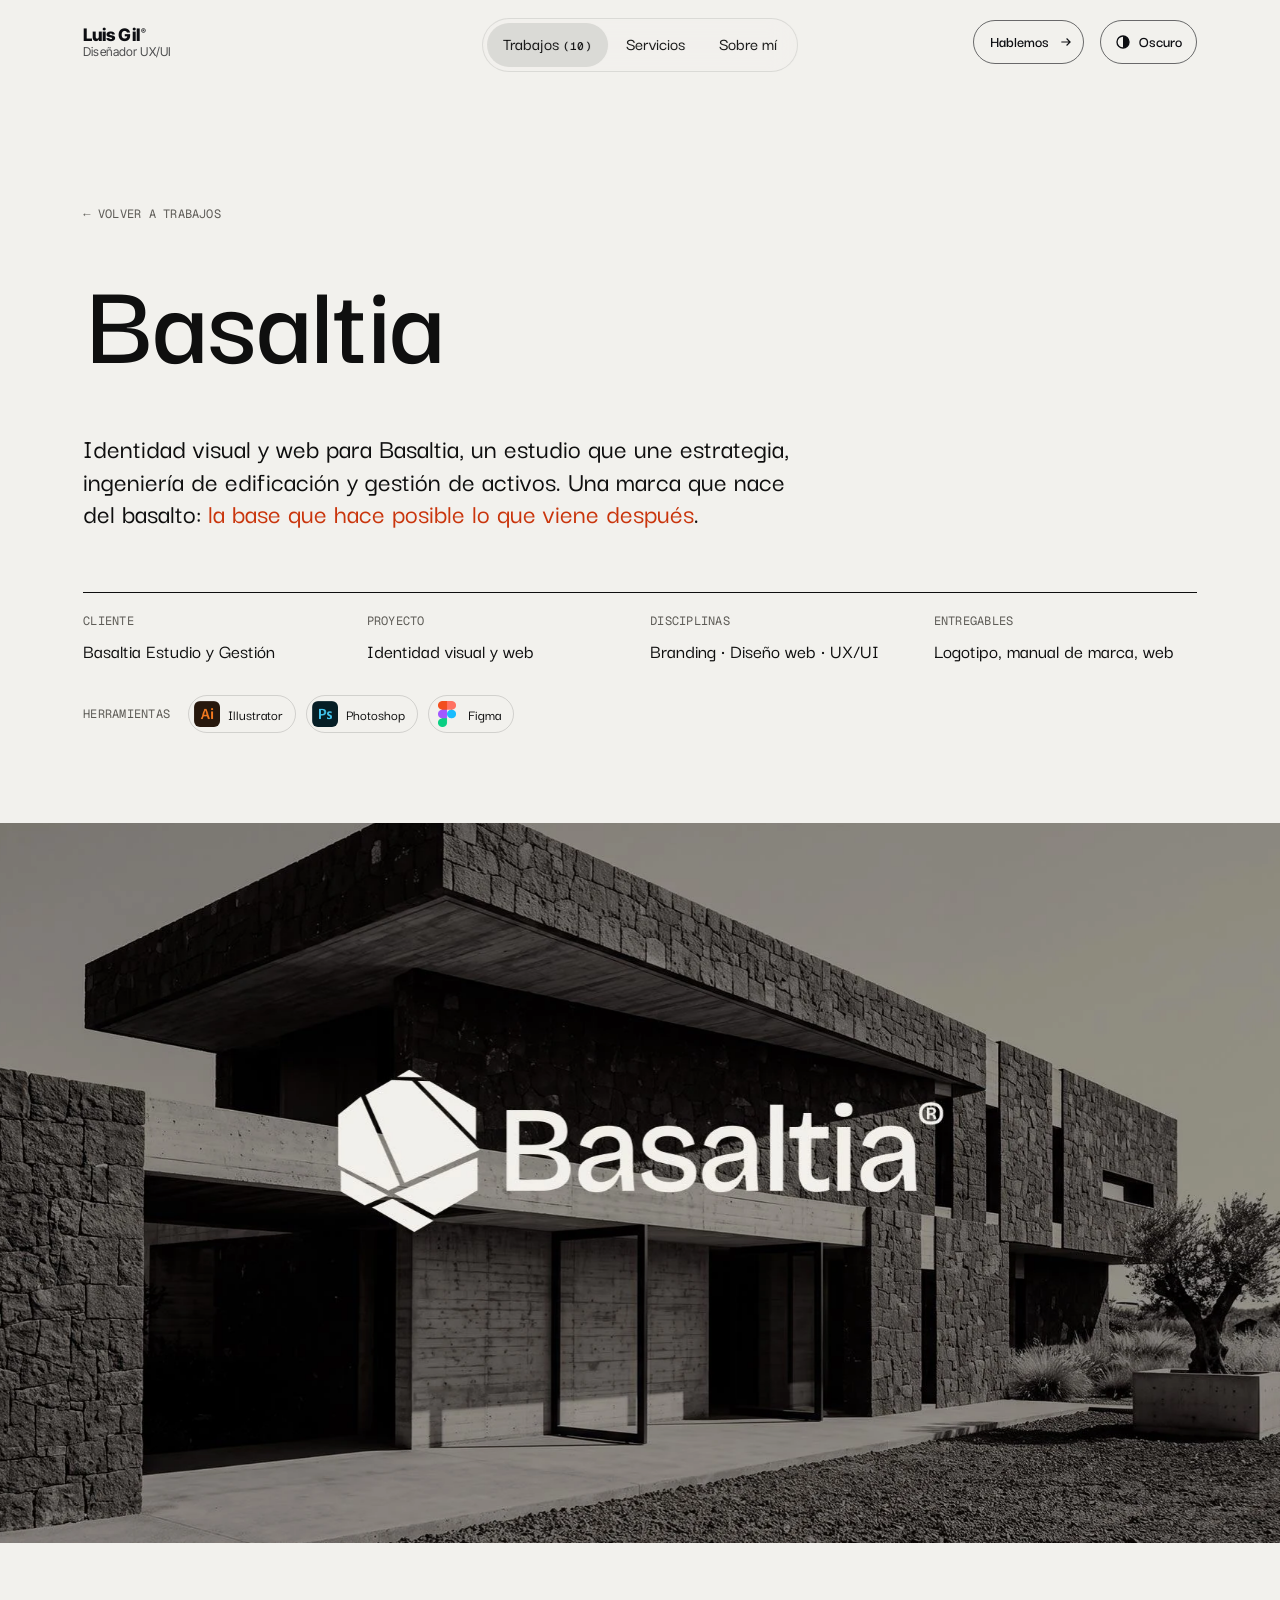
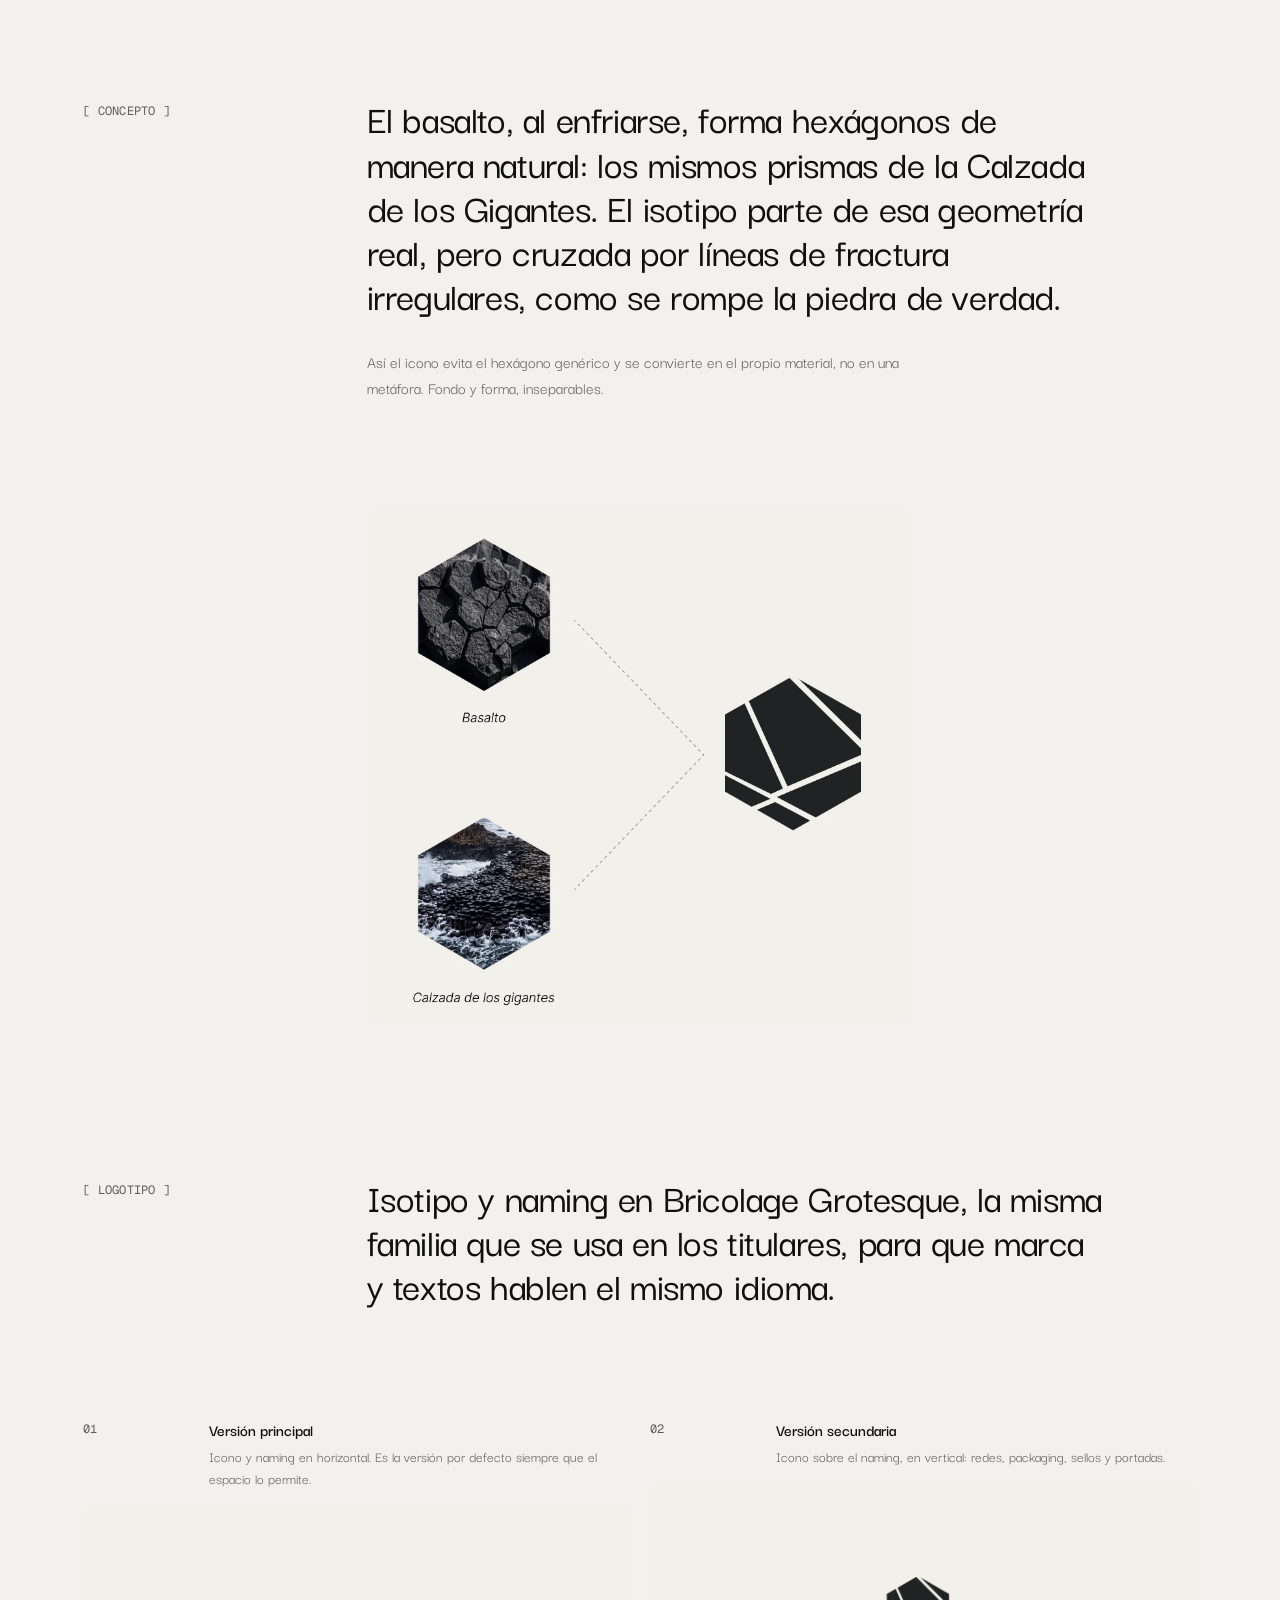
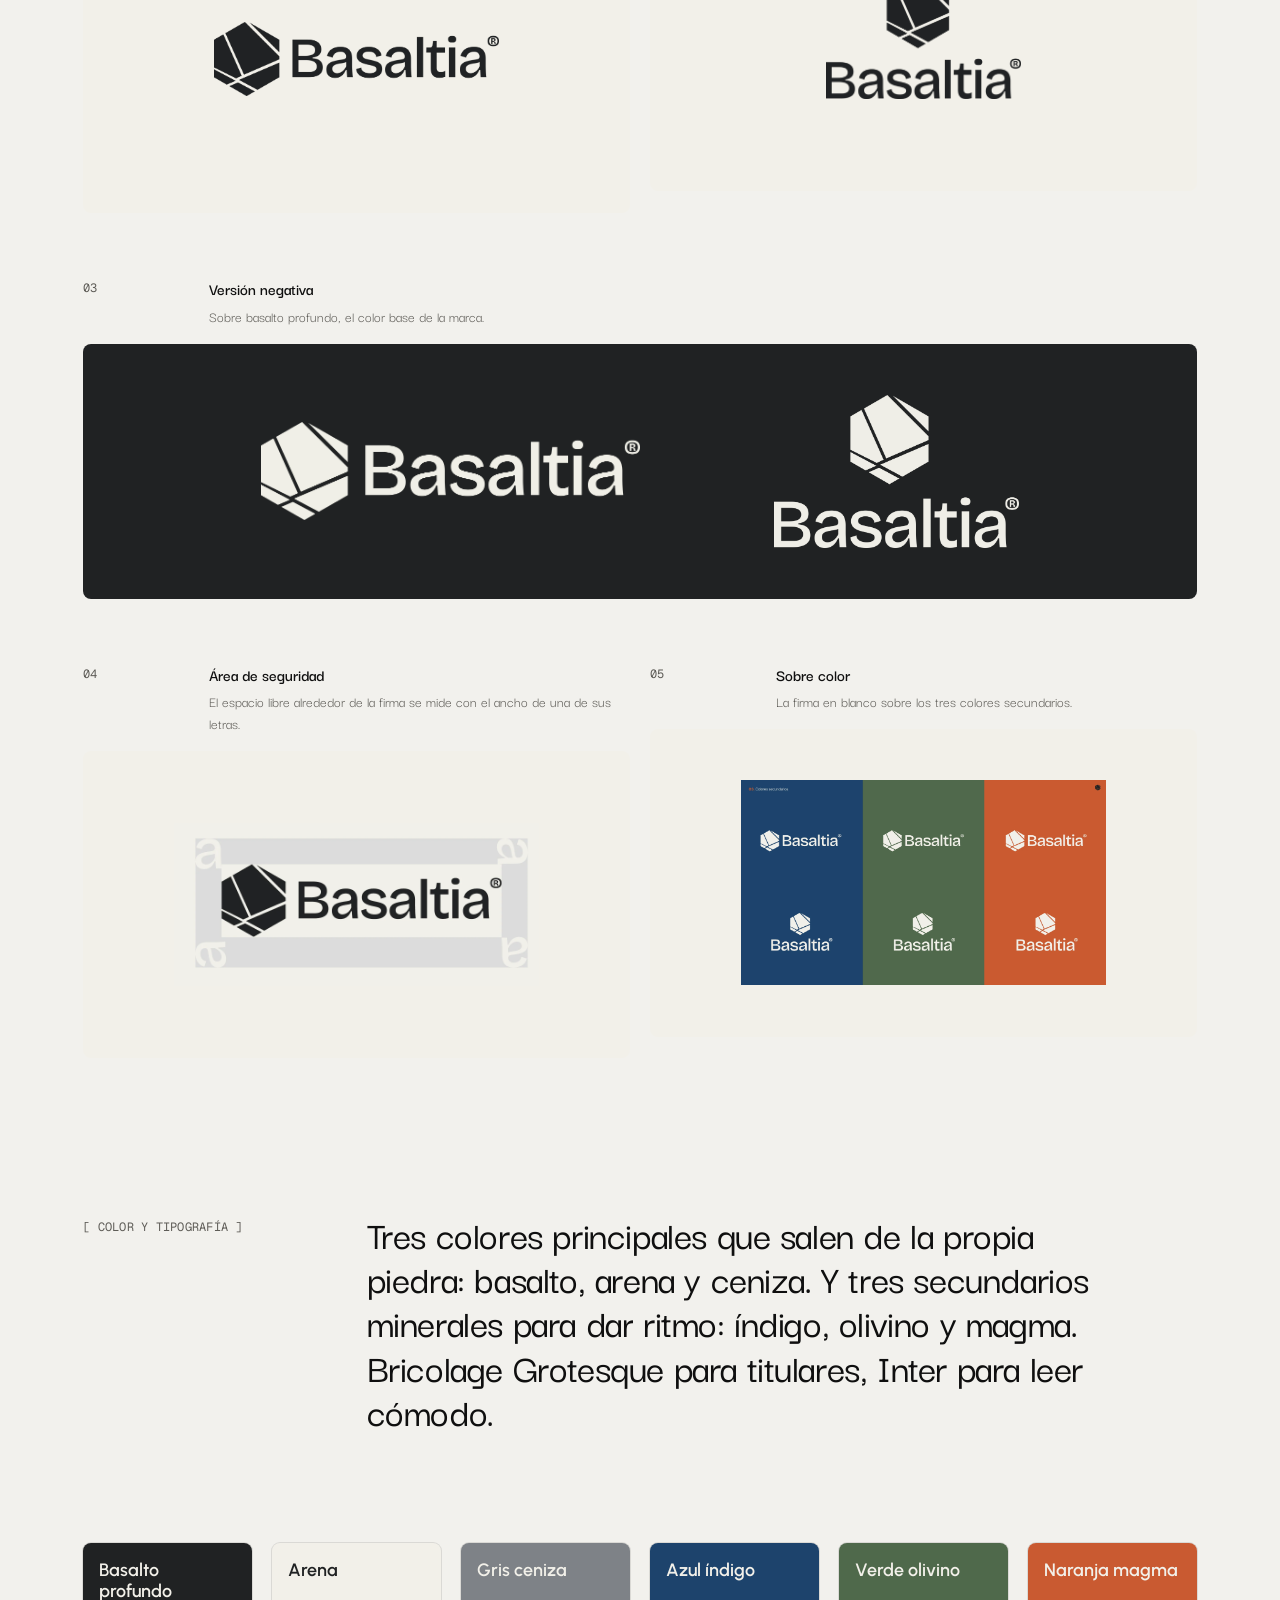
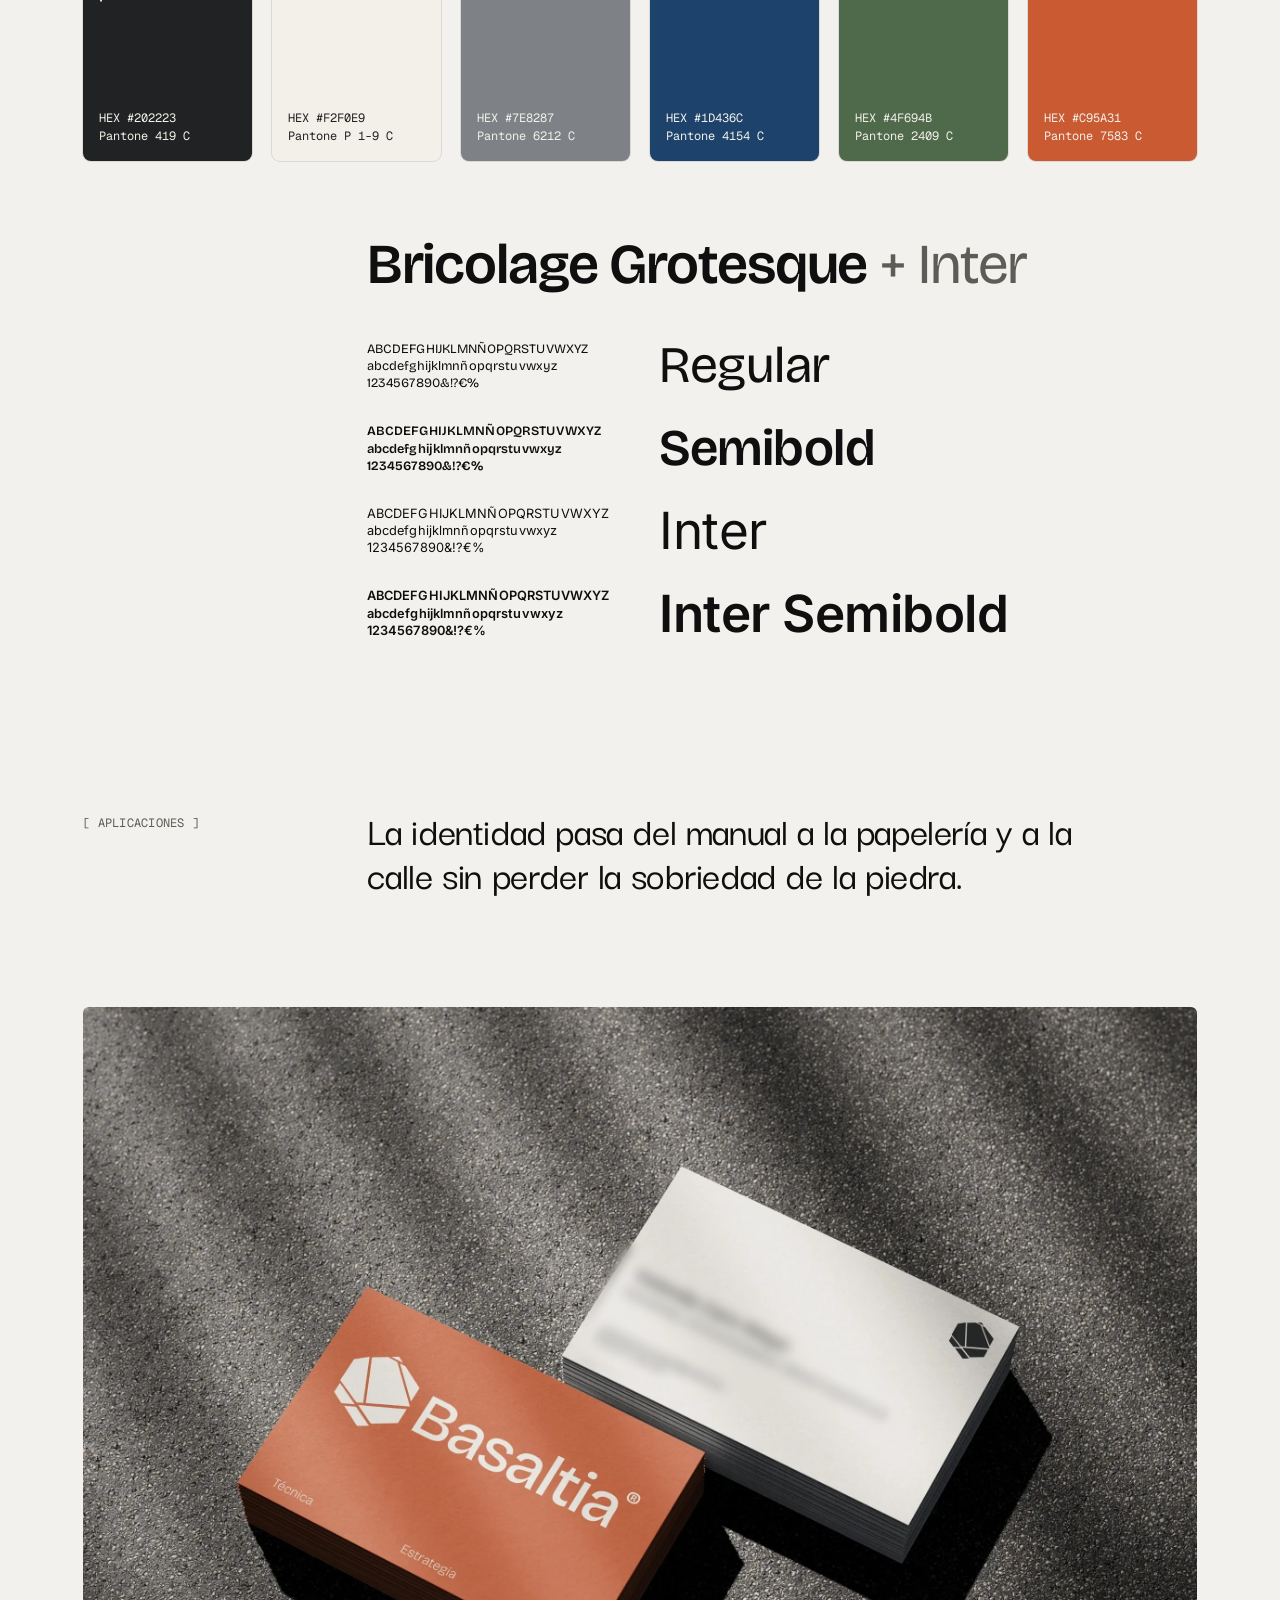
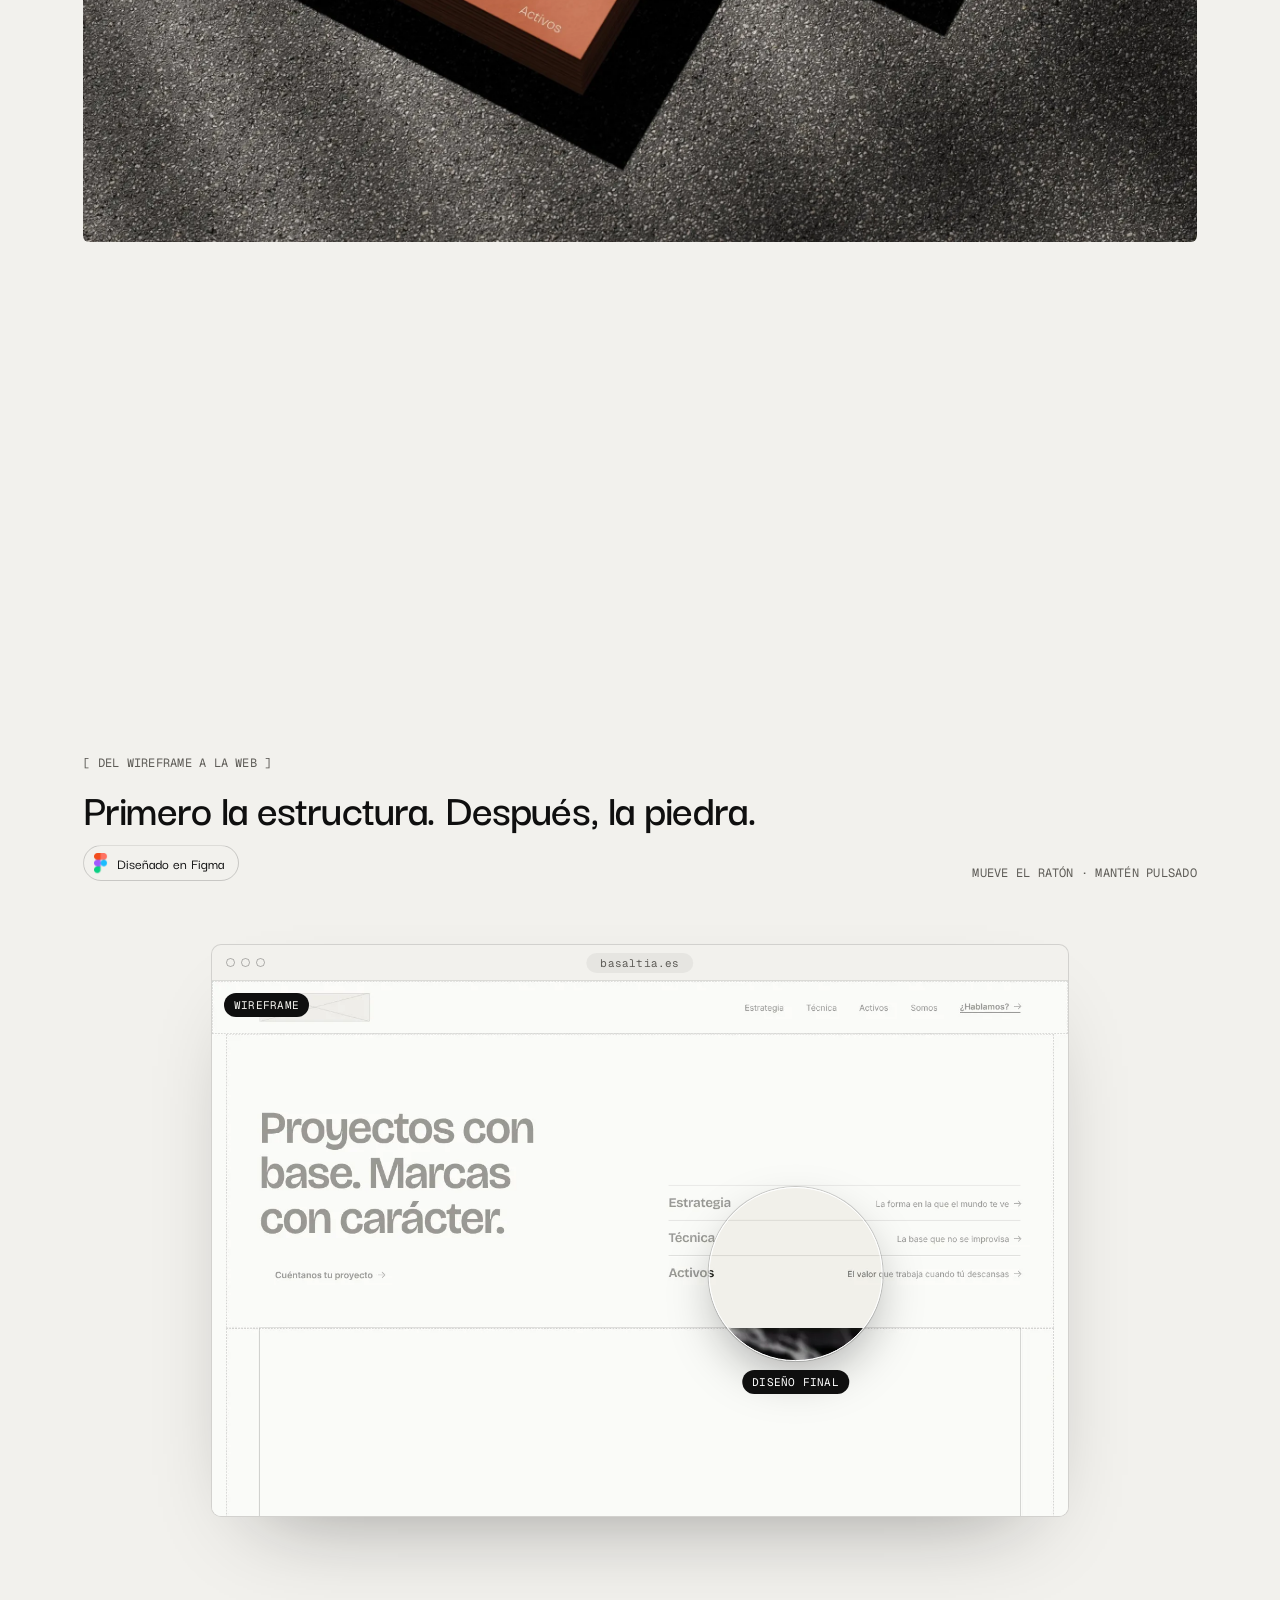
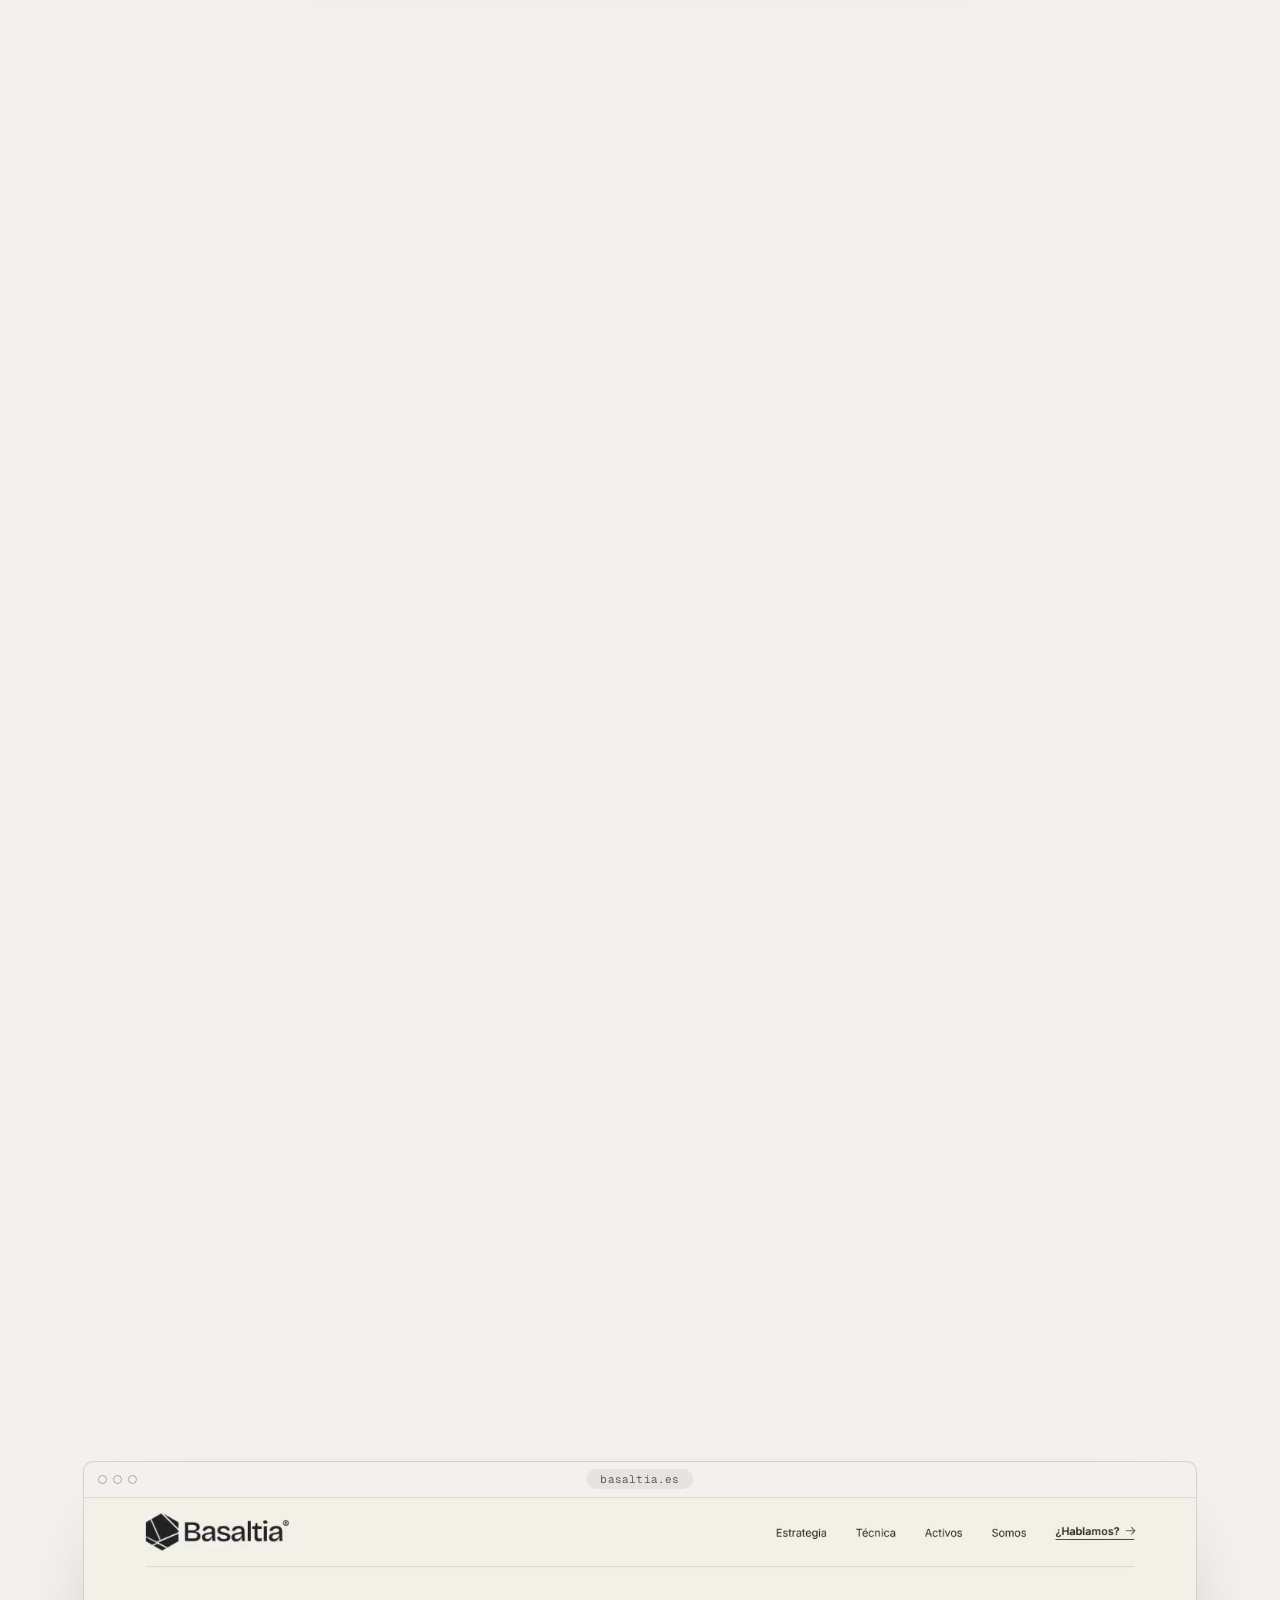
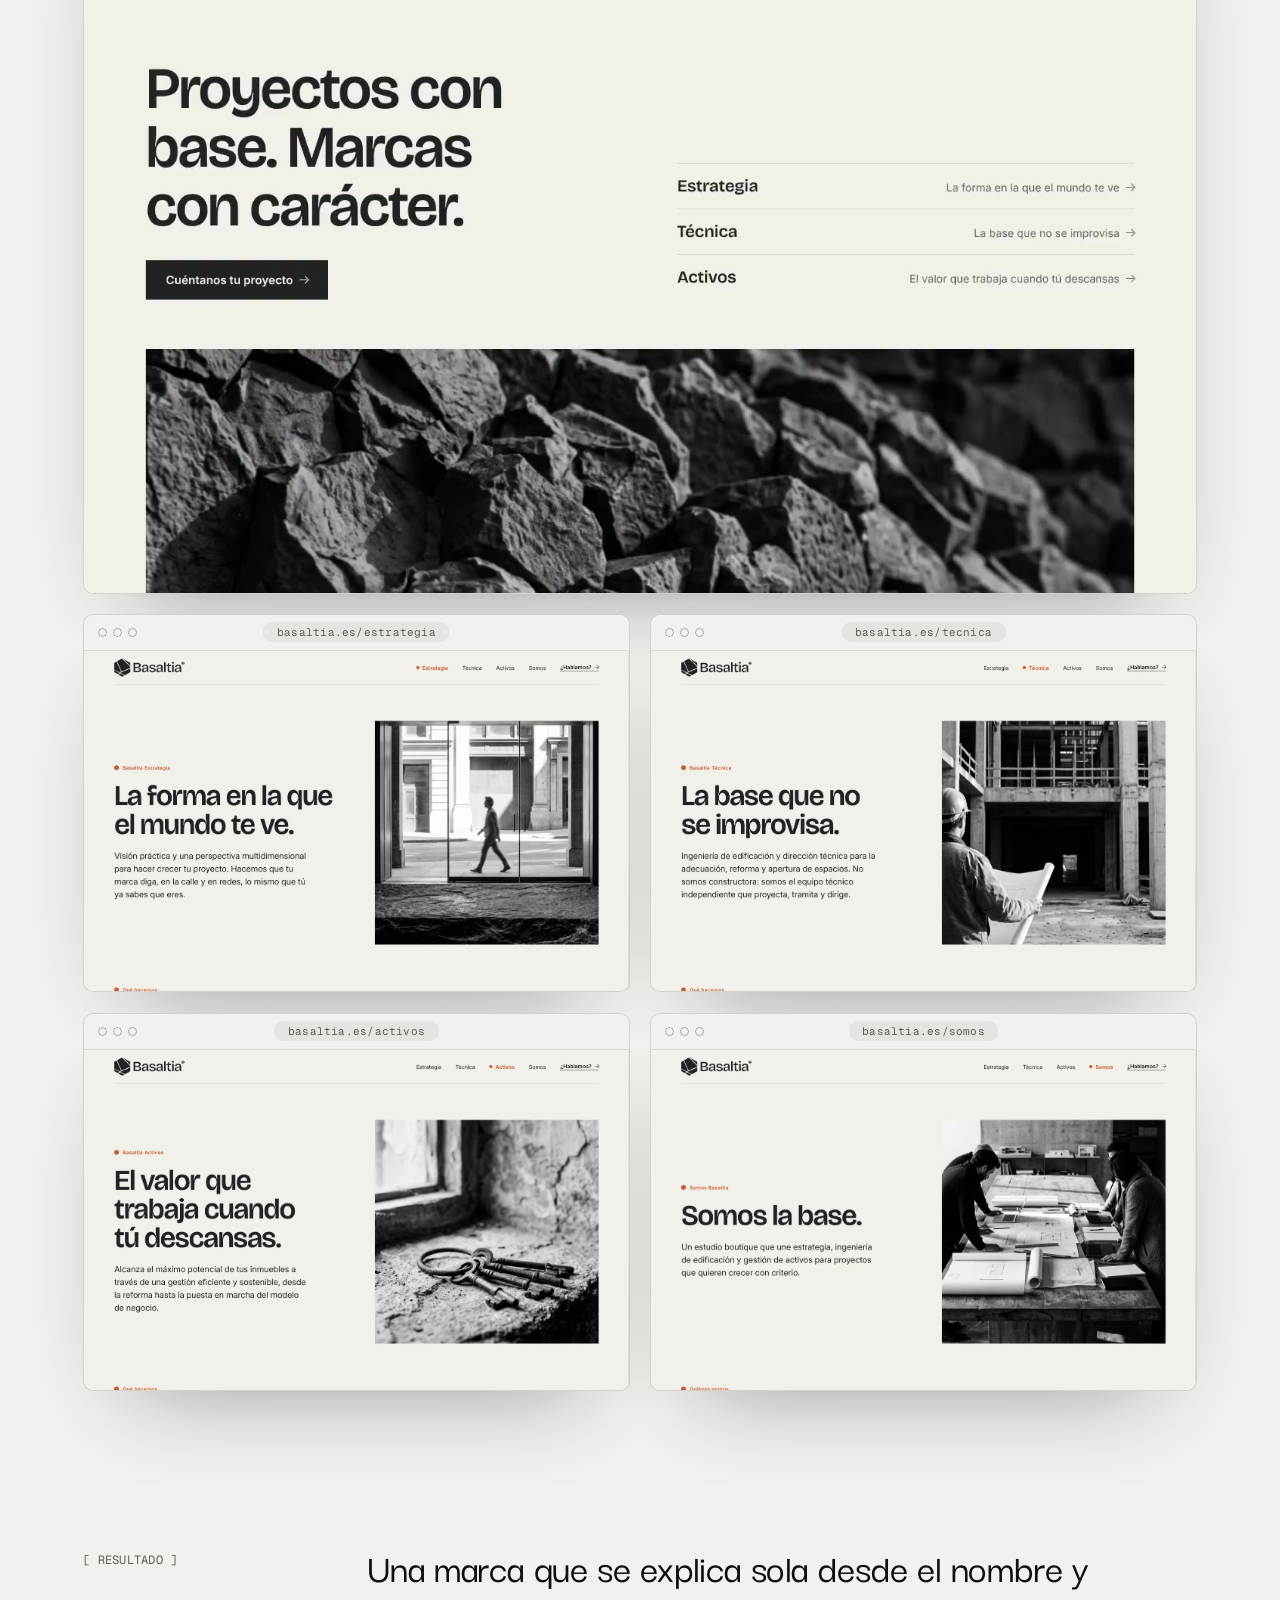
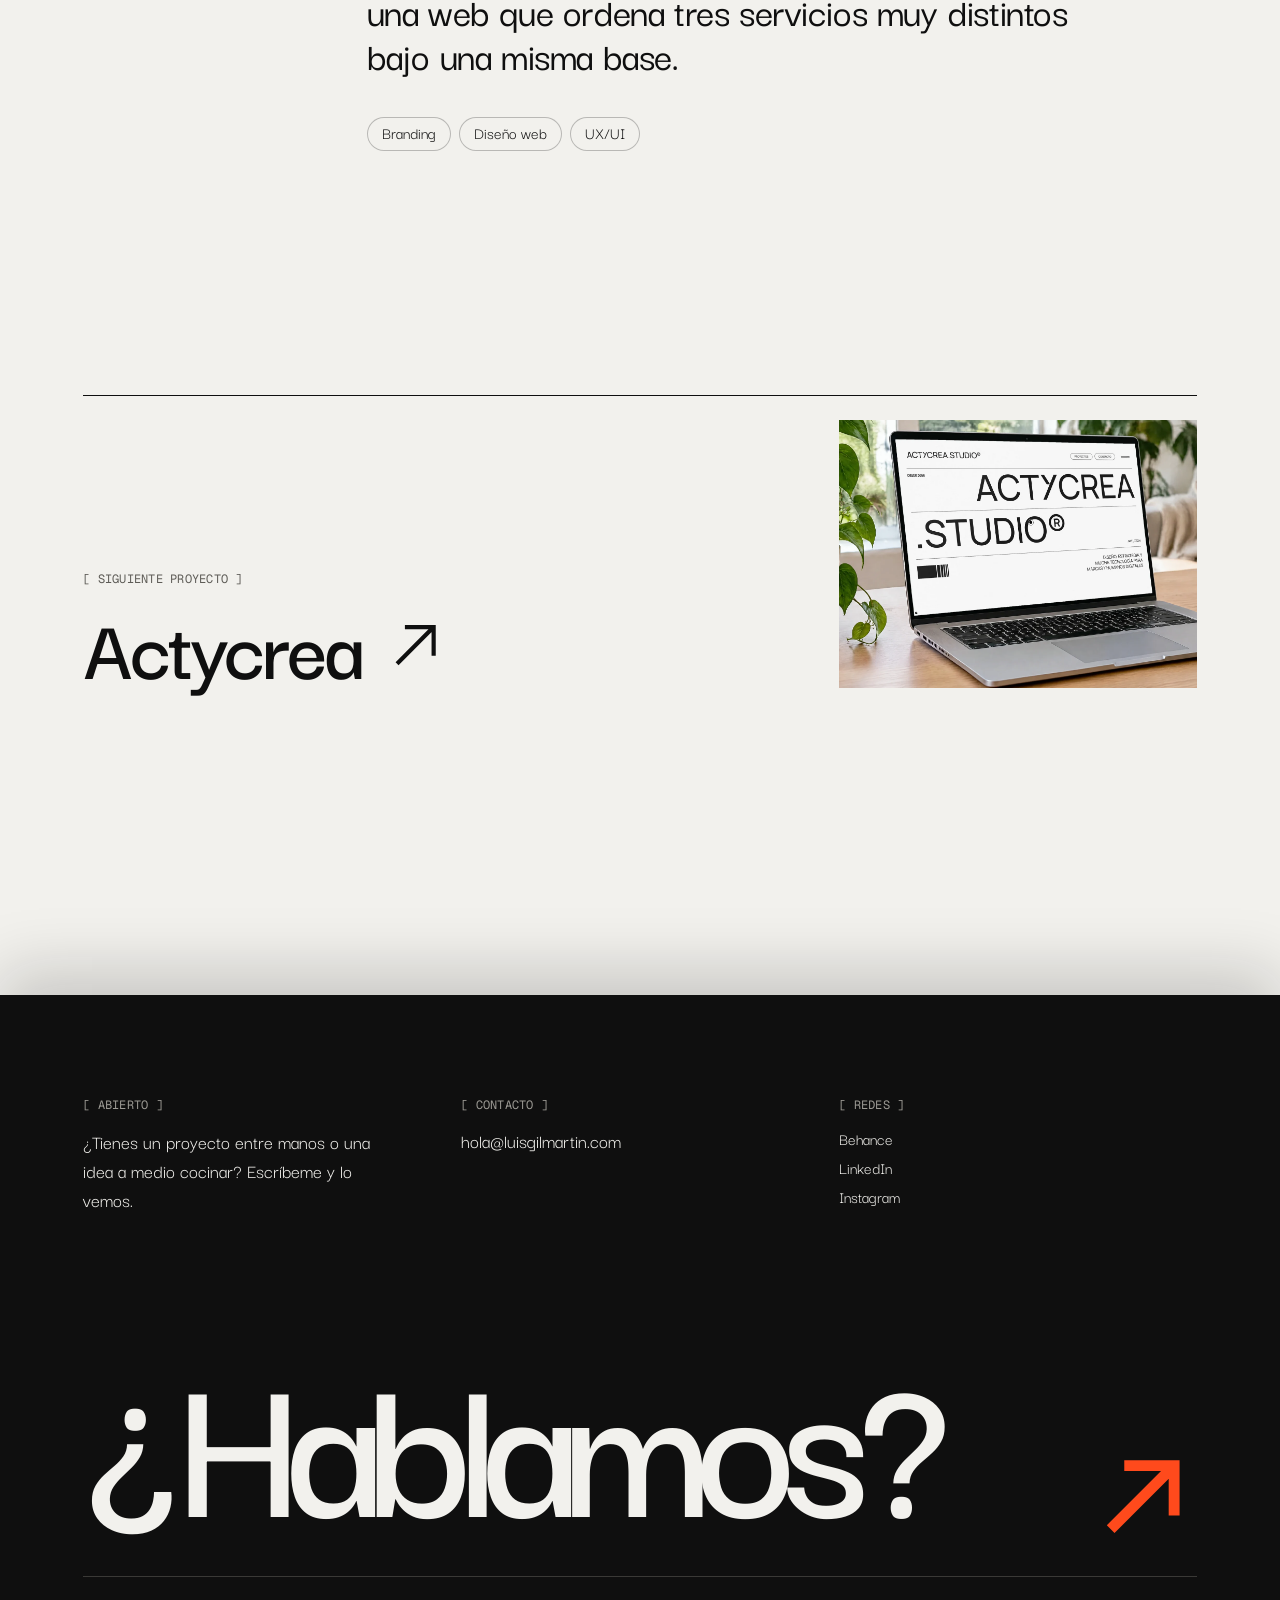
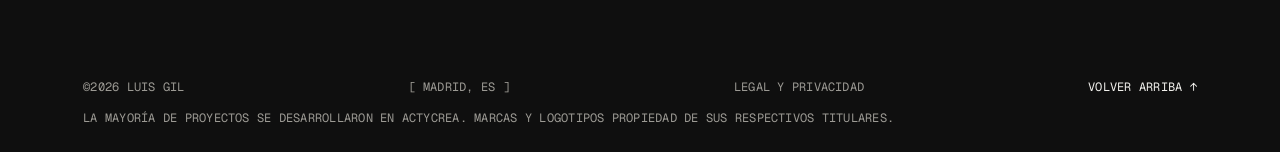
<file: proyecto-basaltia.html>
<!doctype html>
<html lang="es">
<head>
<meta charset="utf-8">
<meta name="robots" content="noindex, nofollow"><!-- TEMPORAL: quitar en el lanzamiento -->
<meta name="viewport" content="width=device-width, initial-scale=1, viewport-fit=cover">
<title>Basaltia · Luis Gil</title>
<meta name="description" content="Portfolio de Luis Gil Martín, diseñador web y UX/UI en Madrid. Diseño web, branding y dirección de arte.">
<link rel="canonical" href="https://luisgilmartin.com/proyecto-basaltia.html">
<meta property="og:type" content="website"><meta property="og:locale" content="es_ES">
<meta property="og:title" content="Basaltia · Luis Gil"><meta property="og:description" content="Portfolio de Luis Gil Martín, diseñador web y UX/UI en Madrid. Diseño web, branding y dirección de arte.">
<meta property="og:url" content="https://luisgilmartin.com/proyecto-basaltia.html"><meta property="og:image" content="https://luisgilmartin.com/thumb.jpg">
<meta name="twitter:card" content="summary_large_image">
<link rel="icon" href="favicon.svg" type="image/svg+xml">
<link rel="stylesheet" href="fonts/fonts.css">
<style>
body{margin:0;background:#F2F1ED}
.lg-root{--gm:clamp(20px,6.5vw,128px);--gg:clamp(12px,1.6vw,24px);--accent:#FF4A1C;--bg:#F2F1ED;--fg:#0F0F0F;--muted:#5E5C57;--muted2:#8A8780;--muted-inv:#B9B7B1;--line:rgba(15,15,15,.075);--gline:rgba(15,15,15,.04);--fbg:#0F0F0F;--ffg:#F2F1ED;--fmuted:#9C9A94;--fline:#3A3936;transition:background-color .5s ease,color .5s ease}
.lg-root.lg-dark{--bg:#121211;--fg:#EEEDE9;--muted:#A3A19B;--muted2:#77756F;--muted-inv:#55534E;--line:rgba(238,237,233,.07);--gline:rgba(238,237,233,.035);--fbg:#F2F1ED;--ffg:#0F0F0F;--fmuted:#5E5C57;--fline:#CFCDC7;color-scheme:dark}
body:has(.lg-dark){background:#121211}
.lg-theme{min-height:44px;padding:0 14px;border:1px solid rgba(255,255,255,.6);border-radius:999px;background:transparent;color:#FFFFFF;font:inherit;font-size:16px;font-weight:600;display:inline-flex;align-items:center;gap:8px;cursor:pointer}
.lg-theme{transition:background-color .35s ease,color .35s ease,border-color .35s ease}
.lg-theme:hover{border-color:#FFFFFF;background:#FFFFFF;color:#000000}
.lg-theme:hover svg{transform:rotate(180deg)}
.lg-dark .lg-theme:hover svg{transform:rotate(360deg)}
.lg-theme:focus-visible,.lg-burger:focus-visible{outline:2px solid #FFFFFF;outline-offset:3px}
.lg-theme svg{transition:transform .6s cubic-bezier(.7,0,.2,1)}
.lg-dark .lg-theme svg{transform:rotate(180deg)}
.lg-t-dark{display:none}
.lg-theme .lg-t-light,.lg-theme .lg-t-dark{position:relative;top:-1.25px}
.lg-dark .lg-t-dark{display:inline}
.lg-dark .lg-t-light{display:none}
::view-transition-old(root),::view-transition-new(root){animation:none;mix-blend-mode:normal}
a{color:#0F0F0F;text-decoration:none}a:hover{color:#5E5C57}
.lg-root *{box-sizing:border-box}
.lg-mono{font-family:'Geist Mono',ui-monospace,monospace;font-size:12px;letter-spacing:.02em;text-transform:uppercase}
.lg-link{position:relative;display:inline-block}
.lg-link::after{content:"";position:absolute;left:0;right:0;bottom:-3px;height:1px;background:currentColor;transform:scaleX(0);transform-origin:right;transition:transform .5s cubic-bezier(.2,.8,.2,1)}
.lg-link:hover::after{transform:scaleX(1);transform-origin:left}
.lg-line{display:inline-block;overflow:hidden;vertical-align:bottom;line-height:1;padding:.06em .14em .24em .02em;margin-right:-.12em;margin-bottom:-.22em}
.lg-line > .lg-rise:last-child{letter-spacing:0}
.lg-rise{display:inline-block;transform:translateY(105%);animation:lgRise 1.1s cubic-bezier(.2,.8,.2,1) forwards}
@keyframes lgRise{to{transform:translateY(0)}}
.lg-fade{opacity:0;animation:lgFade 1s ease forwards}
.lg-pic{clip-path:inset(0 50% 0 50%);animation:lgPicIn 1s cubic-bezier(.7,0,.2,1) 2.8s forwards}
@keyframes lgPicIn{to{clip-path:inset(0 0 0 0)}}
.lg-pic-cycle{animation:lgPicCycle 6s steps(1) 3.8s infinite}
@keyframes lgPicCycle{0%{background:#D9D4C7}20%{background:#2A2926}40%{background:#C9CFD0}60%{background:#E3D6CC}80%{background:#BDB9AE}}
@keyframes lgFade{to{opacity:1}}
.lg-curtain{position:fixed;inset:0;z-index:50;pointer-events:none;animation:lgCurtain 1.1s cubic-bezier(.7,0,.2,1) 1.85s forwards}
@keyframes lgCurtain{to{transform:translateY(-100%)}}
.lg-track{display:flex;gap:16px;width:max-content;animation:lgMarquee 38s linear infinite}
@keyframes lgMarquee{to{transform:translateX(calc(-50% - 8px))}}
.lg-card .lg-media{overflow:hidden}
.lg-card .lg-media > div{transition:transform 1s cubic-bezier(.2,.8,.2,1)}
.lg-card:hover .lg-media > div{transform:scale(1.04)}
.lg-card .lg-media{--mx:0%;--my:0%;--py:0%;--s:1.16;--lx:50%;--ly:50%}
.lg-card:hover .lg-media{--s:1.22}
.lg-card .lg-media > div{position:relative}
.lg-card .lg-media img{transform:translate3d(var(--mx),calc(var(--py) + var(--my)),0) scale(var(--s));transition:transform .7s cubic-bezier(.2,.8,.2,1),filter .5s ease;will-change:transform}
.lg-lens{position:absolute;inset:0;pointer-events:none;opacity:0;transition:opacity .4s ease;-webkit-mask-image:radial-gradient(circle clamp(130px,17vw,250px) at var(--lx) var(--ly),#000 55%,transparent 100%);mask-image:radial-gradient(circle clamp(130px,17vw,250px) at var(--lx) var(--ly),#000 55%,transparent 100%)}
@media (hover:hover) and (pointer:fine){.lg-card:hover .lg-lens{opacity:1}.lg-card:hover .lg-media img.lg-base{filter:blur(10px)}}
.lg-card .lg-arrow{transition:transform .5s cubic-bezier(.2,.8,.2,1)}
.lg-card:hover .lg-arrow{transform:translateX(6px) rotate(-45deg)}
.lg-cta .lg-roll{display:inline-block;overflow:hidden;line-height:1;vertical-align:bottom;padding:.04em .08em .04em 0;margin-right:-.15em;letter-spacing:0}
.lg-cta .lg-roll > span{position:relative;display:inline-block;transition:transform .6s cubic-bezier(.7,0,.2,1);transition-delay:calc(var(--i) * 35ms)}
.lg-cta .lg-roll > span::after{content:attr(data-l);position:absolute;left:0;top:calc(100% + .04em)}
.lg-cta:hover .lg-roll > span,.lg-cta:focus-visible .lg-roll > span{transform:translateY(calc(-100% - .04em))}
.lg-cta svg{transition:transform .6s cubic-bezier(.7,0,.2,1)}
.lg-cta:hover svg,.lg-cta:focus-visible svg{transform:rotate(45deg)}
@media (prefers-reduced-motion:reduce){.lg-cta .lg-roll > span,.lg-cta svg{transition:none}}
[hidden]{display:none !important}
.lg-burger{display:none}
.lg-wm{display:inline-block;overflow:hidden;vertical-align:bottom;padding:.12em 0 .14em;margin:-.12em 0 -.14em}
.lg-word{display:inline-block;transform:translate3d(0,112%,0);transition:transform .7s cubic-bezier(.16,1,.3,1) var(--d,0s)}
.is-revealed .lg-word{transform:none}
.lg-slot{position:relative;border-radius:6px;overflow:hidden;background:color-mix(in srgb,var(--fg) 7%,var(--bg));background-image:linear-gradient(to right,color-mix(in srgb,var(--fg) 6%,transparent) 1px,transparent 1px),linear-gradient(to bottom,color-mix(in srgb,var(--fg) 6%,transparent) 1px,transparent 1px);background-size:40px 40px}
.lg-slot > img,.lg-slot > video{position:absolute;inset:0;width:100%;height:100%;object-fit:cover;display:block}
.lg-slot-info{position:absolute;left:16px;right:16px;bottom:14px;display:flex;justify-content:space-between;align-items:flex-end;gap:12px;flex-wrap:wrap}
.lg-slot-kind{display:inline-flex;align-items:center;gap:6px;padding:4px 10px;border-radius:999px;border:1px solid color-mix(in srgb,var(--fg) 20%,transparent);background:var(--bg)}
.lg-slot-phone{border-radius:24px}
.lg-menu{animation:lgMenuFade .35s ease both}
@keyframes lgMenuFade{from{opacity:0}}
.lg-menu .lg-mrow,.lg-menu .lg-mfoot{animation:lgMenuIn .8s cubic-bezier(.2,.8,.2,1) both;animation-delay:calc(var(--i) * 70ms + 120ms)}
@keyframes lgMenuIn{from{opacity:0;transform:translateY(28px)}to{opacity:1;transform:none}}
.lg-mrow{display:grid;grid-template-columns:minmax(0,1fr) auto;align-items:center;padding:18px 0;border-bottom:1px solid #3A3936;color:#F2F1ED !important}
.lg-mrow .lg-mlabel{font-size:clamp(38px,11vw,52px);font-weight:500;line-height:1;letter-spacing:-0.01em;position:relative;top:-0.06em}
.lg-mrow[aria-current="page"] .lg-mlabel{color:#FF4A1C}
.lg-mrow svg{transition:transform .5s cubic-bezier(.2,.8,.2,1)}
.lg-mrow:hover svg,.lg-mrow:focus-visible svg{transform:rotate(-45deg)}
.lg-mclose{border-color:rgba(242,241,237,.6) !important;transition:background-color .35s ease,color .35s ease}
.lg-mclose:hover{background:#F2F1ED !important;color:#0F0F0F !important}
@media (prefers-reduced-motion:reduce){.lg-menu,.lg-menu .lg-mrow,.lg-menu .lg-mfoot{animation:none}}
.lg-btn-label{position:relative;top:-1.25px}
.lg-burger{transition:background-color .35s ease,color .35s ease,border-color .35s ease}
.lg-burger:hover{border-color:#FFFFFF !important;background:#FFFFFF !important;color:#000000 !important}
.lg-num{font-family:'Geist Mono',ui-monospace,monospace;font-size:12px;font-weight:400;letter-spacing:.02em;line-height:1.2;text-transform:uppercase;color:var(--accent-text) !important}
.lg-cols{display:grid;grid-template-columns:repeat(12,minmax(0,1fr));column-gap:var(--gg);row-gap:24px}
.lg-cols > *{min-width:0}
.lg-nav-pill .lg-link[aria-current="page"]{background:color-mix(in srgb,var(--fg) 10%,transparent)}
.lg-tag{background:var(--bg);display:inline-flex;align-items:center;min-height:34px;padding:0 14px 4px;border:1px solid color-mix(in srgb,var(--fg) 25%,transparent);border-radius:999px;font-size:17px}
@media (max-width:860px){.lg-cols > *{grid-column:1 / -1 !important}}
.lg-nav-pill{position:fixed;top:18px;left:50%;transform:translateX(-50%);z-index:21;background:color-mix(in srgb,var(--bg) 80%,transparent);-webkit-backdrop-filter:blur(14px);backdrop-filter:blur(14px);border:1px solid color-mix(in srgb,var(--fg) 10%,transparent);border-radius:999px;padding:4px}
.lg-nav-pill .lg-link{color:var(--fg) !important;padding:7px 16px 9px;line-height:1.2;border-radius:999px;transition:background-color .3s ease}
.lg-nav-pill .lg-link:hover{background:color-mix(in srgb,var(--fg) 8%,transparent)}
.lg-nav-pill .lg-link::after{left:16px;right:16px;bottom:7px}
@media (max-width:560px){
.lg-name{grid-template-columns:minmax(0,1fr) !important;font-size:min(calc((100vw - 2 * var(--gm)) / 1.42),260px) !important;row-gap:0;--lg-gap-b:-.23em}
.lg-name > .lg-line{justify-self:center !important;padding:.06em .07em .02em !important;margin:0 !important}
.lg-name > .lg-line:first-of-type{margin-bottom:var(--lg-gap-a,0) !important}
.lg-name > .lg-line:last-of-type{margin-top:var(--lg-gap-b,0) !important}
.lg-name > .lg-pic{width:100% !important;height:auto !important;aspect-ratio:1.85;align-self:auto !important;border-radius:8px !important}
}
.lg-pw{display:inline-block;white-space:nowrap}
.lg-pl{display:inline-block;font-weight:500}
.lg-cursor{position:fixed;left:0;top:0;width:14px;height:14px;margin:-7px 0 0 -7px;border-radius:50%;background:#FF4A1C;pointer-events:none;z-index:60;opacity:0;transition:width .35s cubic-bezier(.2,.8,.2,1),height .35s cubic-bezier(.2,.8,.2,1),margin .35s cubic-bezier(.2,.8,.2,1),opacity .3s ease;will-change:transform}
.lg-cursor.is-on{opacity:1}
.lg-cursor.is-hover{width:56px;height:56px;margin:-28px 0 0 -28px;opacity:.85}
@media (hover:hover) and (pointer:fine){.lg-root,.lg-root a,.lg-root button{cursor:none}}
@media (hover:none),(pointer:coarse){.lg-cursor{display:none}}
html,body{overflow-x:clip}
.lg-grid{position:fixed;inset:0;z-index:0;pointer-events:none;display:grid;grid-template-columns:repeat(12,minmax(0,1fr));column-gap:var(--gg);padding-left:var(--gm);padding-right:var(--gm)}
.lg-grid > span{border-left:1px solid var(--gline,var(--line));border-right:1px solid var(--gline,var(--line));transform-origin:top;transform:scaleY(0);animation:lgGridIn 1.4s cubic-bezier(.7,0,.2,1) forwards}
.lg-main{position:sticky;z-index:1}
.lg-root > footer{position:relative;z-index:2;box-shadow:0 -24px 60px rgba(15,15,15,.18)}
.lg-shade{position:absolute;inset:0;background:#0F0F0F;opacity:0;pointer-events:none;z-index:5}
@keyframes lgGridIn{to{transform:scaleY(1)}}
@media (max-width:860px){.lg-grid{grid-template-columns:repeat(4,minmax(0,1fr))}.lg-grid > span:nth-child(n+5){display:none}}
@media (max-width:860px){
.lg-nav{display:none !important}
.lg-burger{display:inline-flex}
.lg-works{grid-template-columns:minmax(0,1fr) !important}
.lg-works > a{margin-top:0 !important}
.lg-svcs{grid-template-columns:minmax(0,1fr) !important}
.lg-split{flex-direction:column !important;align-items:flex-start !important}
}
@media (prefers-reduced-motion:reduce){
.lg-rise{animation:none;transform:none}
.lg-pic{animation:none;clip-path:none}
.lg-pic-cycle{animation:none}
.lg-fade{animation:none;opacity:1}
.lg-curtain{display:none}
.lg-grid > span{animation:none;transform:none}
.lg-track{animation:none}
}
/* Scroll reveal ( added by JS only, so content stays visible without it ) */
.lg-rv{opacity:0;transform:translate3d(0,48px,0);transition:opacity .6s ease var(--rd,0s),transform .8s cubic-bezier(.16,1,.3,1) var(--rd,0s) !important}
.lg-rv.is-in{opacity:1;transform:none}
.lg-rv-media{clip-path:inset(100% 0 0 0);transition:clip-path .7s cubic-bezier(.7,0,.2,1) var(--rd,0s) !important}
.lg-rv-media img{scale:1.22;backface-visibility:hidden;transition:scale .95s cubic-bezier(.16,1,.3,1) var(--rd,0s) !important}
.lg-rv-media.is-in{clip-path:inset(0 0 0 0)}
.lg-rv-media.is-in img{scale:1}
.lg-card .lg-rv-media{clip-path:none !important;opacity:0;transition:opacity .7s ease var(--rd,0s) !important}
.lg-card .lg-rv-media img{scale:1 !important}
.lg-card .lg-rv-media.is-in{opacity:1}
.lg-card .lg-media{background:var(--bg)}
/* Main buttons */
.lg-btn{position:relative;isolation:isolate;overflow:hidden;display:inline-flex !important;align-items:center;gap:14px !important;min-height:52px !important;padding:0 6px 0 22px;border:1px solid var(--fg);border-radius:999px;color:var(--fg) !important;font-size:18px !important;font-weight:600 !important;line-height:1;transition:color .45s cubic-bezier(.7,0,.2,1),border-color .45s ease}
.lg-btn::before{content:"";position:absolute;z-index:-1;right:6px;top:50%;width:40px;height:40px;margin-top:-20px;border-radius:50%;background:var(--fg);transform:scale(1);transition:transform .7s cubic-bezier(.7,0,.2,1)}
.lg-btn > .lg-btn-t{position:relative;top:-1px}
.lg-btn .lg-mono{color:inherit;opacity:.6;margin-left:-8px}
.lg-btn-ic{display:inline-flex;align-items:center;justify-content:center;flex:none;width:40px;height:40px;border-radius:50%;background:var(--fg);color:var(--bg);overflow:hidden;transition:background-color .45s ease,color .45s ease,transform .6s cubic-bezier(.7,0,.2,1)}
.lg-btn-ic svg{width:15px;height:15px}
.lg-btn:hover,.lg-btn:focus-visible{color:var(--bg) !important;transition:color .3s ease .2s,border-color .45s ease}
.lg-btn:hover::before,.lg-btn:focus-visible::before{transform:scale(16)}
.lg-btn:hover .lg-btn-ic,.lg-btn:focus-visible .lg-btn-ic{transform:rotate(-45deg)}
.lg-btn:focus-visible{outline:2px solid var(--accent);outline-offset:3px}
@keyframes lgArrowLoop{0%{transform:none}49%{transform:translateX(160%)}50%{transform:translateX(-160%)}100%{transform:none}}
.lg-hbtn{min-height:44px;padding:0 10px 0 16px;border:1px solid rgba(255,255,255,.6);border-radius:999px;color:#FFFFFF;font-size:16px !important;font-weight:600 !important;display:inline-flex;align-items:center;gap:10px !important;transition:background-color .35s ease,color .35s ease,border-color .35s ease}
.lg-hbtn > span{position:relative;top:-1.25px}
.lg-hbtn svg{transition:transform .5s cubic-bezier(.2,.8,.2,1)}
.lg-hbtn:hover,.lg-hbtn:focus-visible{background:#FFFFFF;border-color:#FFFFFF;color:#000000 !important}
.lg-hbtn:hover svg,.lg-hbtn:focus-visible svg{transform:rotate(-45deg)}
.lg-hbtn:focus-visible{outline:2px solid #FFFFFF;outline-offset:3px}
@media (prefers-reduced-motion:reduce){.lg-btn::before,.lg-btn,.lg-btn-ic,.lg-hbtn,.lg-hbtn svg{transition:none}.lg-btn:hover .lg-btn-ic{transform:none}}
/* Design review fixes: dark-mode links, readable accent text, touch targets, small text */
.lg-root{--accent-text:#C9350C}
.lg-root.lg-dark{--accent-text:#FF4A1C}
.lg-root a{color:var(--fg)}
.lg-root a:hover{color:var(--muted)}
.lg-main a.lg-link,.lg-root footer a.lg-link{padding-block:12px;margin-block:-12px}
.lg-main a.lg-link::after,.lg-root footer a.lg-link::after{bottom:9px}
.lg-nav-pill a.lg-link{padding:10px 16px 12px}
.lg-nav-pill a.lg-link::after{bottom:10px}
.lg-root > header > a:first-child{padding-block:5px;margin-block:-5px}
.lg-slot-info .lg-mono{color:var(--fg) !important}
.lg-track > div:has(> img)::after{content:"";position:absolute;inset:auto 0 0;height:60%;background:linear-gradient(to top,rgba(0,0,0,.55),rgba(0,0,0,0));pointer-events:none}
.lg-track > div > img + .lg-mono{z-index:1}
.lg-main a.lg-link.lg-mono,.lg-root footer .lg-mono a.lg-link{padding-block:14px;margin-block:-14px}
.lg-main a.lg-link.lg-mono::after,.lg-root footer .lg-mono a.lg-link::after{bottom:11px}
/* Case studies: device mockups and media */
.pj-media{position:relative;overflow:hidden;background:color-mix(in srgb,var(--fg) 5%,var(--bg))}
.pj-media > img,.pj-media > video{display:block;width:100%;height:100%;object-fit:cover}
.pj-band{background:color-mix(in srgb,var(--fg) 4%,var(--bg))}
.pj-browser{border:1px solid color-mix(in srgb,var(--fg) 14%,transparent);border-radius:10px;overflow:hidden;background:var(--bg);box-shadow:0 40px 90px -50px rgba(15,15,15,.45)}
.pj-bar{height:36px;display:flex;align-items:center;gap:6px;padding:0 14px;border-bottom:1px solid color-mix(in srgb,var(--fg) 10%,transparent);position:relative}
.pj-bar i{width:9px;height:9px;border-radius:50%;border:1px solid color-mix(in srgb,var(--fg) 30%,transparent)}
.pj-bar span{position:absolute;left:50%;transform:translateX(-50%);font-family:'Geist Mono',ui-monospace,monospace;font-size:11px;letter-spacing:.02em;color:var(--muted);padding:3px 14px;border-radius:999px;background:color-mix(in srgb,var(--fg) 5%,transparent);white-space:nowrap}
.pj-view{position:relative;overflow:hidden;container-type:size;background:#0F0F0F}
.pj-view > video,.pj-view > img{display:block;width:100%;height:100%;object-fit:cover;object-position:top}
.pj-scroll > img{height:auto !important;object-fit:initial !important;animation:pjScroll var(--dur,30s) cubic-bezier(.45,0,.55,1) infinite alternate}
.pj-scroll:hover > img{animation-play-state:paused}
@keyframes pjScroll{0%,5%{translate:0 0}95%,100%{translate:0 calc(-100% + 100cqh)}}
.pj-phone{position:relative;width:100%;max-width:calc((100svh - 160px) * .4615);margin-inline:auto;aspect-ratio:9 / 19.5;border-radius:42px;padding:9px;background:#0F0F0F;box-shadow:0 40px 80px -40px rgba(15,15,15,.55),inset 0 0 0 1px rgba(255,255,255,.08)}
.pj-phone::after{content:"";position:absolute;top:18px;left:50%;width:30%;height:22px;margin-left:-15%;border-radius:999px;background:#0F0F0F;z-index:2}
.pj-screen{width:100%;height:100%;border-radius:33px;overflow:hidden;background:#000}
.pj-screen video,.pj-screen img{display:block;width:100%;height:100%;object-fit:cover;object-position:top}
.pj-cap{display:block;margin-top:14px;color:var(--muted)}
.pj-quote{margin:0;font-size:clamp(28px,3.6vw,56px);line-height:1.02;letter-spacing:-0.015em;font-weight:500}
@media (prefers-reduced-motion:reduce){.pj-scroll > img{animation:none}}
/* MMG: scroll-driven mockups, wireframe viewer and brand kit */
.fx-in{opacity:0;transform:translateY(28px);transition:opacity .6s ease var(--fd,0s),transform .8s cubic-bezier(.16,1,.3,1) var(--fd,0s)}
.fx-in.is-on{opacity:1;transform:none}
@media (prefers-reduced-motion:reduce){.fx-in{opacity:1;transform:none;transition:none}}
.fr{position:relative;overflow:hidden}
.fr-dark{}
.fr-dark .lg-mono{color:var(--muted)}
.fr-img img{display:block;width:100%;height:auto}
.fr-head{display:flex;flex-direction:column;align-items:flex-start;gap:14px;padding:0 var(--gm);margin-bottom:clamp(40px,5vw,80px)}
.fr-head p{margin:0;font-size:clamp(26px,2.8vw,44px);line-height:1.05;letter-spacing:-0.015em;font-weight:500}
.fr-exp{height:min(86svh,52vw);min-height:460px;margin:clamp(80px,10vw,160px) 0}
.fr-exp .ex-ph{position:absolute;left:50%;top:50%;width:min(17vw,calc((min(86svh,52vw) - 60px) * .4615));translate:-50% -50%;z-index:3}
.fr-exp .ex-c{position:absolute;margin:0;border-radius:6px;overflow:hidden;box-shadow:0 30px 60px -30px rgba(15,15,15,.35),0 0 0 1px rgba(15,15,15,.06);translate:0 calc((.5 - var(--p,0)) * var(--d,60px))}
.fr-exp .ex-c img{display:block;width:100%;height:auto}
.fr-mos{padding:clamp(72px,9vw,140px) 0;display:flex;flex-direction:column;gap:16px}
.mos-row{display:flex;gap:16px;width:max-content;animation:mosA var(--t,70s) linear infinite alternate}
.mos-row.is-b{animation-name:mosB}
.mos-row img{display:block;height:clamp(160px,19vw,320px);width:auto;border-radius:4px}
@keyframes mosA{from{translate:0 0}to{translate:calc(-100% + 100vw) 0}}
@keyframes mosB{from{translate:calc(-100% + 100vw) 0}to{translate:0 0}}
.fr-phones{padding:clamp(140px,15vw,240px) 0 clamp(80px,10vw,160px)}
/* phones: room under the headline, also for the staggered phones that drift up 40px */
.fr-phones .fr-head{margin-bottom:calc(clamp(56px,7vw,112px) + 40px)}
@media (max-width:860px){.fr-phones{padding-top:120px}.fr-phones .fr-head{margin-bottom:56px}.fr-phones .ph-grid > div{translate:none !important}}
.ph-grid .pj-phone{max-width:none;border-radius:clamp(20px,2.6vw,38px);padding:clamp(4px,.5vw,7px)}
.ph-grid .pj-screen{border-radius:clamp(16px,2.1vw,31px)}
.ph-grid .pj-phone::after{top:clamp(8px,1vw,14px);height:clamp(9px,1.2vw,16px)}
.ph-grid{display:grid;grid-template-columns:repeat(5,1fr);gap:clamp(56px,6vw,100px) clamp(12px,2vw,28px);align-items:start;padding:0 var(--gm);max-width:1240px;margin:0 auto}
.mb{border-radius:clamp(10px,1.2vw,16px);overflow:hidden;background:#fff;box-shadow:0 30px 60px -30px rgba(0,0,0,.8),0 0 0 1px rgba(255,255,255,.08)}
.mb-bar{display:flex;justify-content:center;align-items:center;height:clamp(22px,2.2vw,32px);background:#F4F4F2;border-bottom:1px solid rgba(15,15,15,.08)}
.mb-bar span{font-family:'Geist Mono',ui-monospace,monospace;font-size:clamp(7px,.65vw,10px);color:#77756F;padding:2px 10px;border-radius:999px;background:rgba(15,15,15,.06);white-space:nowrap}
.mb img{display:block;width:100% !important;height:auto !important;object-fit:initial !important;transform:none !important}
.ph-grid > div:nth-child(even){translate:0 calc((.5 - var(--p,0)) * 80px)}
@media (max-width:860px){.ph-grid{grid-template-columns:repeat(3,1fr)}.ph-grid > div:nth-child(n+7){display:none}.fr-exp{height:auto;min-height:0;padding:72px 0}.fr-exp .ex-c{display:none}.fr-exp .ex-ph{position:relative;left:auto;top:auto;translate:none;width:60%;margin:0 auto}}
@media (prefers-reduced-motion:reduce){.mos-row{animation:none}.fr-exp .ex-c,.ph-grid > div{translate:none !important}}
.mg-meta{display:flex;flex-direction:column}
.mg-heroimg{margin:clamp(56px,7vw,110px) calc(var(--gm) * -1) 0;width:auto;overflow:hidden}
.mg-heroimg img{display:block;width:100%;height:min(56.25vw,100svh);object-fit:cover;object-position:50% 48%}
.mg-heroimg{height:min(56.25vw,100svh)}
.mg-heroimg{position:relative}
.mg-heroimg img{height:112% !important;position:relative;top:-6%;will-change:transform;transform:translate3d(0,0,0)}
@media (prefers-reduced-motion:reduce){.mg-heroimg img{height:100% !important;top:0}}
.mg-meta-row{display:grid;grid-template-columns:120px 1fr;gap:16px;align-items:baseline;padding:12px 0;border-top:1px solid color-mix(in srgb,var(--fg) 14%,transparent);font-size:18px;font-weight:500}
.mg-meta-row:last-child{border-bottom:1px solid color-mix(in srgb,var(--fg) 14%,transparent)}
.mg-laptop{position:relative;width:min(100%,calc((100svh - 150px) * 1.5));margin:clamp(56px,7vw,110px) auto 0}
.mg-lid{position:relative;padding:2.1% 2.1% 2.8%;border-radius:22px 22px 0 0;background:#0F0F0F;box-shadow:inset 0 0 0 1px rgba(255,255,255,.08)}
.mg-lid::before{content:"";position:absolute;top:.9%;left:50%;width:6px;height:6px;margin-left:-3px;border-radius:50%;background:#2a2a2a}
.mg-lcd{position:relative;aspect-ratio:16 / 10;overflow:hidden;border-radius:4px;background:#fff}
.mg-base{position:relative;width:114%;margin-left:-7%;height:clamp(12px,1.6vw,22px);border-radius:2px 2px 18px 18px / 2px 2px 100% 100%;background:linear-gradient(180deg,#E4E3DF 0%,#C9C8C3 55%,#9E9D98 100%);box-shadow:0 30px 60px -30px rgba(15,15,15,.45)}
.mg-base::before{content:"";position:absolute;top:0;left:50%;width:16%;height:45%;margin-left:-8%;border-radius:0 0 10px 10px;background:linear-gradient(180deg,#B9B8B3,#D6D5D0)}
.mg-tile{position:relative;flex:1;overflow:hidden;border:1px solid color-mix(in srgb,var(--fg) 10%,transparent);background:#fff}
.mg-tile video{display:block;width:100%;height:100%;object-fit:cover}
.mg-tile img{display:block;width:100%;height:100%;object-fit:cover;object-position:top}
@media (max-width:860px){.mg-meta-row{grid-template-columns:96px 1fr;font-size:17px}.mg-lid{border-radius:12px 12px 0 0}}
.mg-xp{padding:0}
.mg-xp-box{position:relative;height:min(100svh,56.25vw);width:100%;overflow:hidden;clip-path:inset(calc((1 - var(--p,0)) * 7%) calc((1 - var(--p,0)) * var(--gm)));background:#0b1230}
.mg-xp-box video{display:block;width:100%;height:100%;object-fit:cover;scale:calc(1.12 - var(--p,0) * .12)}
.mg-xp-cap{position:absolute;left:var(--gm);bottom:clamp(20px,3vw,40px);color:#fff;opacity:calc(var(--p,0) * 1.4 - .4)}
.mg-stage{position:relative;overflow:hidden;min-height:min(100svh,62vw);display:flex;flex-direction:column;justify-content:center;padding:clamp(40px,7svh,96px) var(--gm);}
.mg-stage .pj-browser{position:relative;width:100%;max-width:calc((100svh - 2 * clamp(40px,7svh,96px) - 90px) * 1.6) !important;transform:perspective(1800px) rotateX(calc((1 - var(--p,0)) * 16deg)) translateY(calc((1 - var(--p,0)) * 60px)) scale(calc(.9 + var(--p,0) * .1));transform-origin:50% 100%;}
.mg-stage-cap{position:relative;width:100%;max-width:calc((100svh - 2 * clamp(40px,7svh,96px) - 90px) * 1.6);margin-inline:auto;display:flex;justify-content:space-between;gap:16px;margin-top:18px;color:var(--muted)}
.mg-wf{position:relative;height:260vh;margin-bottom:clamp(24px,3vw,48px)}
.mg-wf-pin{position:sticky;top:0;height:100vh;height:100svh;display:flex;flex-direction:column;justify-content:center;gap:18px;padding:112px var(--gm) clamp(48px,7svh,80px)}
.mg-wf-head{margin-bottom:clamp(20px,5svh,56px)}
.mg-wf-head{display:flex;justify-content:space-between;align-items:end;gap:24px;flex-wrap:wrap}
.mg-wf-head h2{margin:0;font-size:clamp(30px,3.6vw,56px);line-height:1;letter-spacing:-0.02em;font-weight:600;max-width:15em}
.mg-wf .pj-browser{flex:none;width:min(100%,calc((100svh - 320px - clamp(20px,5svh,56px)) * 1.6 + 2px));margin:0 auto}
.mg-wf-view{position:relative;aspect-ratio:16 / 10;overflow:hidden;container-type:size;cursor:none;touch-action:pan-y;background:#F4F4F1}
.mg-wf-page{position:absolute;left:0;top:0;width:100%;translate:0 calc(var(--sp,0) * (-100% + 100cqh))}
.mg-wf-page img{display:block;width:100%;height:auto}
.mg-wf-lens{position:absolute;inset:0;clip-path:circle(var(--r,0px) at var(--x,50%) var(--y,50%))}
.mg-wf-ring{position:absolute;left:0;top:0;width:calc(var(--r,0px) * 2);height:calc(var(--r,0px) * 2);margin:calc(var(--r,0px) * -1) 0 0 calc(var(--r,0px) * -1);border-radius:50%;border:1px solid #fff;box-shadow:0 0 0 1px rgba(15,15,15,.18),0 20px 50px -10px rgba(15,15,15,.35);transform:translate(var(--x,50%),var(--y,50%));pointer-events:none}
.mg-wf-ring span{position:absolute;left:50%;top:100%;margin-top:10px;transform:translateX(-50%);white-space:nowrap;font-family:'Geist Mono',ui-monospace,monospace;font-size:11px;letter-spacing:.02em;text-transform:uppercase;color:#fff;background:#0F0F0F;padding:5px 10px;border-radius:999px}
.mg-wf-tag{position:absolute;top:12px;left:12px;font-family:'Geist Mono',ui-monospace,monospace;font-size:11px;text-transform:uppercase;letter-spacing:.02em;padding:5px 10px;border-radius:999px;background:#0F0F0F;color:#F2F1ED;pointer-events:none}
.mg-wf-view.is-open .mg-wf-tag,.mg-wf-view.is-open .mg-wf-ring{opacity:0}.mg-wf-tag,.mg-wf-ring{transition:opacity .3s}
.mg-wf-foot{display:flex;justify-content:center;gap:16px;flex-wrap:wrap;color:var(--muted)}
.mg-wf-bar{flex:1 1 160px;max-width:320px;height:1px;background:color-mix(in srgb,var(--fg) 18%,transparent);align-self:center;position:relative}
.mg-wf-bar i{position:absolute;left:0;top:-1px;height:3px;width:calc(var(--sp,0) * 100%);background:var(--fg)}
.mg-kit{padding:clamp(56px,7vw,110px) var(--gm)}
@media (max-height:760px) and (min-width:861px){.mg-wf-pin{padding-top:92px;padding-bottom:44px}}
.mg-sws{display:grid;grid-template-columns:repeat(4,1fr);gap:8px}.mg-sw{display:flex;flex-direction:column;justify-content:space-between;gap:16px;aspect-ratio:1 / 1;padding:12px;font-family:'Geist Mono',ui-monospace,monospace;font-size:11px;text-transform:uppercase;letter-spacing:.02em;box-shadow:inset 0 0 0 1px rgba(22,34,87,.12)}
.mg-sw b{font-family:'Khand',sans-serif;font-size:18px;font-weight:600;letter-spacing:0;line-height:1}
.mg-type{display:flex;flex-direction:column;gap:14px;padding:14px;background:#F5F9FC;color:#162257;box-shadow:inset 0 0 0 1px rgba(22,34,87,.12)}
.mg-type .mg-aa{font-family:'Khand',sans-serif;font-weight:600;font-size:clamp(56px,5vw,84px);line-height:.8}
.mg-type .mg-h{font-family:'Khand',sans-serif;font-weight:700;font-size:clamp(20px,1.6vw,26px);line-height:.95;text-transform:uppercase}
.mg-type p{margin:0;font-family:'Khand',sans-serif;font-weight:500;font-size:17px;line-height:1.5;text-transform:uppercase;color:#404755;max-width:36em}
.mg-btn{display:inline-flex;align-items:center;justify-content:center;height:32px;padding:0 12px;background:#AA182C;color:#fff;font-family:'Khand',sans-serif;font-weight:600;font-size:14px;text-transform:uppercase;letter-spacing:.02em}
.mg-btn.is-ghost{background:transparent;color:#162257;box-shadow:inset 0 0 0 1.5px #162257}
.mg-mob{position:relative;overflow:hidden;padding:clamp(120px,14vw,220px) var(--gm) clamp(48px,8svh,96px)}
.mg-mob .lg-mono{color:var(--muted)}
.mg-mob .pj-phone{max-width:calc((100svh - 2 * clamp(48px,8svh,96px) - 110px) * .4615);}
.mg-dscr{position:absolute;inset:0;overflow:hidden;container-type:size;background:#fff}
.mg-dscr > .mg-pscr-l{--dur:44s}
.mg-dscr > .mg-pscr-l,.mg-pscr > .mg-pscr-l{display:block;width:100%;height:auto !important;object-fit:initial !important;will-change:translate;animation:pjScroll var(--dur,46s) cubic-bezier(.45,0,.55,1) infinite alternate}
.mg-dscr > .mg-pscr-h{position:absolute;top:0;left:0;width:100%;height:auto !important;z-index:1}
.mg-dscr:hover > .mg-pscr-l{animation-play-state:paused}
.mg-pscr{position:relative;width:100%;height:100%;overflow:hidden;container-type:size;background:#fff;border-top:34px solid #fff}
.mg-pscr > .mg-pscr-l{display:block;width:100%;height:auto !important;object-fit:initial !important;will-change:translate;animation:pjScroll var(--dur,46s) cubic-bezier(.45,0,.55,1) infinite alternate}
.mg-pscr > .mg-pscr-h{position:absolute;top:0;left:0;width:100%;height:auto !important;z-index:1}
.mg-pscr:hover > .mg-pscr-l{animation-play-state:paused}
@media (prefers-reduced-motion:reduce){.mg-pscr > .mg-pscr-l{animation:none}}
.mg-ph{translate:0 calc((.5 - var(--p,0)) * var(--d,80px))}
.mg-sticky{position:sticky;top:120px}
@media (max-width:860px){.mg-wf{height:auto}.mg-wf-pin{position:relative;height:auto;padding-top:clamp(80px,12vw,120px)}.mg-wf .pj-browser{width:100%}.mg-sticky{position:static}.mg-mob{display:flex !important;flex-wrap:wrap;column-gap:4%;row-gap:40px}.mg-mob > div{width:100%}.mg-mob > div:nth-child(2),.mg-mob > div:nth-child(3){width:48%}.mg-mob > div:nth-child(3){margin-top:64px !important}.mg-kit > *{grid-column:1 / -1 !important}}
@media (prefers-reduced-motion:reduce){.mg-xp-box{clip-path:none}.mg-xp-box video{scale:1}.mg-xp-cap{opacity:1}.mg-stage .pj-browser{transform:none}.mg-dscr{position:absolute;inset:0;overflow:hidden;container-type:size;background:#fff}
.mg-dscr > .mg-pscr-l{--dur:44s}
.mg-dscr > .mg-pscr-l,.mg-pscr > .mg-pscr-l{display:block;width:100%;height:auto !important;object-fit:initial !important;will-change:translate;animation:pjScroll var(--dur,46s) cubic-bezier(.45,0,.55,1) infinite alternate}
.mg-dscr > .mg-pscr-h{position:absolute;top:0;left:0;width:100%;height:auto !important;z-index:1}
.mg-dscr:hover > .mg-pscr-l{animation-play-state:paused}
.mg-pscr{position:relative;width:100%;height:100%;overflow:hidden;container-type:size;background:#fff;border-top:34px solid #fff}
.mg-pscr > .mg-pscr-l{display:block;width:100%;height:auto !important;object-fit:initial !important;will-change:translate;animation:pjScroll var(--dur,46s) cubic-bezier(.45,0,.55,1) infinite alternate}
.mg-pscr > .mg-pscr-h{position:absolute;top:0;left:0;width:100%;height:auto !important;z-index:1}
.mg-pscr:hover > .mg-pscr-l{animation-play-state:paused}
@media (prefers-reduced-motion:reduce){.mg-pscr > .mg-pscr-l{animation:none}}
.mg-ph{translate:none}}
.lg-grid{display:none !important}
.bx{--bxbg:var(--bg);background:var(--bxbg);border-radius:8px;padding:clamp(28px,5vw,80px);display:flex;align-items:center;justify-content:center;height:100%;box-sizing:border-box}
.lg-dark .bx{--bxbg:var(--bg)}
.bx img{display:block;max-width:100%;height:auto}
/* nx-noblur */.lg-card:hover .lg-media img.lg-base{filter:none !important}
.fs-v{--fs-tile:var(--bg);margin:0;display:flex;flex-direction:column;gap:16px}
.fs-v-tile{border-radius:8px;overflow:hidden;min-height:0;aspect-ratio:16/9;display:flex;align-items:center;justify-content:center;padding:clamp(24px,4vw,64px)}
.fs-v[style*="span 12"] .fs-v-tile{aspect-ratio:auto;padding:clamp(32px,4vw,64px) 0}
.lg-dark .fs-v{--fs-tile:var(--bg)}
.fs-v-tile img{display:block;width:100%;height:auto;max-height:100%;object-fit:contain}
.fs-v figcaption{display:grid;grid-template-columns:110px 1fr;column-gap:16px;row-gap:4px;font-size:15px;line-height:1.45}
.fs-v figcaption .lg-mono{color:var(--muted);grid-row:span 2;padding-top:3px}
.fs-v figcaption strong{font-weight:600;font-size:17px}
.fs-v figcaption span:last-child{color:var(--muted)}
@media (max-width:760px){.fs-v{grid-column:1 / -1 !important}.fs-v .fs-v-tile{aspect-ratio:4/3 !important;padding:20px}.fs-v figcaption{grid-template-columns:1fr}.fs-v figcaption .lg-mono{grid-row:auto}}
.pl-sw-main{border-radius:8px;padding:20px;display:flex;flex-direction:column;justify-content:space-between}
.pl-sw-main strong{font-size:clamp(18px,1.6vw,24px);font-weight:600}
.pl-sw-main span{font-family:'Geist Mono',ui-monospace,monospace;font-size:12px;line-height:1.6}
.pl-ct{display:flex;align-items:stretch;gap:clamp(32px,4vw,72px);min-width:0}
.pl-cw{display:grid;grid-template-columns:1fr 1fr;gap:var(--gg);flex:1 1 0;min-width:0;max-width:520px}
.pl-cw .pl-sw-main{min-height:clamp(260px,26vw,380px) !important}
.fs-tipo{flex:0 1 460px;min-width:0;width:100%;height:auto;display:block}
@media (max-width:1200px){.pl-ct{flex-direction:column;align-items:flex-start}.pl-cw{width:100%;max-width:620px;flex:none}.fs-tipo{max-width:460px}}
.bx{--bxbg:var(--bg);background:var(--bxbg);border-radius:8px;padding:clamp(28px,5vw,80px);display:flex;align-items:center;justify-content:center;height:100%;box-sizing:border-box}
.lg-dark .bx{--bxbg:var(--bg)}
.bx img{display:block;max-width:100%;height:auto}
.dk-alt{display:none !important}
.lg-dark .dk-src{display:none !important}
.lg-dark .dk-alt{display:block !important}
.pl-sws{display:grid;grid-template-columns:repeat(6,minmax(0,1fr));gap:var(--gg)}
.pl-sw{display:flex;flex-direction:column;gap:6px}
.pl-sw-main{aspect-ratio:3 / 4;border-radius:8px;padding:16px;display:flex;flex-direction:column;justify-content:space-between;font-family:Urbanist,system-ui,sans-serif;box-shadow:0 0 0 1px color-mix(in srgb,var(--fg) 8%,transparent)}
.pl-sw-main strong{font-size:clamp(16px,1.4vw,20px);font-weight:600}
.pl-sw-main span{font-size:12px;line-height:1.5}
.pl-sw-steps{display:flex;flex-direction:column;gap:6px}
.pl-sw-steps span{height:34px;border-radius:6px;display:flex;align-items:center;padding:0 12px;font-family:Urbanist,system-ui,sans-serif;font-size:12px;color:var(--fg)}
.pl-spec{display:grid !important;grid-template-columns:max-content max-content;column-gap:clamp(20px,2.4vw,40px);align-items:center}
.pl-spec-name{grid-column:1 / -1}
.pl-spec .pl-spec-row{display:contents}
.pl-spec-row > *{padding:clamp(10px,1.2vw,16px) 0}
@media (max-width:560px){.pl-spec{grid-template-columns:1fr}}
.pl-ct{display:flex;justify-content:flex-start;align-items:center;gap:clamp(32px,4vw,72px);min-width:0}
.pl-ct .pl-cw{flex:1 1 0;min-width:0;max-width:520px}
.pl-ct .pl-spec{flex:none}
@media (max-width:1200px){.pl-ct{flex-direction:column;align-items:flex-start}.pl-ct .pl-cw{width:100%;max-width:620px;flex:none}}
@media (max-width:860px){.pl-ct{flex-direction:column;align-items:stretch}.pl-ct .pl-cw{flex:none}}
.pl-cw{display:grid;grid-template-columns:1fr 1fr;gap:var(--gg)}
@media (max-width:860px){.pl-spec{margin-inline:0}}
.pl-spec{--ink:#160F37;font-family:Urbanist,system-ui,sans-serif;color:var(--ink);width:max-content;max-width:100%;margin-inline:auto}
.lg-dark .pl-spec{--ink:#CFE4FF}
.pl-spec-name{font-size:clamp(40px,4.4vw,68px);font-weight:500;line-height:1;margin-bottom:clamp(20px,2.4vw,36px)}
.pl-spec-row{display:grid;grid-template-columns:max-content max-content;column-gap:clamp(20px,2.4vw,40px) !important;align-items:center;gap:clamp(16px,3vw,48px);padding:clamp(10px,1.2vw,16px) 0}
.pl-spec .pl-spec-row p{margin:0;font-size:clamp(11px,1vw,14px) !important;line-height:1.35 !important;letter-spacing:.01em !important;font-weight:inherit !important;color:var(--ink) !important}
.pl-spec-row > span{font-size:clamp(34px,4vw,62px);line-height:1;letter-spacing:-.01em}
@media (max-width:560px){.pl-spec-row{grid-template-columns:1fr}}
@media (max-width:860px){.pl-sws{grid-template-columns:repeat(2,minmax(0,1fr))}.pl-type{grid-template-columns:1fr}}
.mv-white{background:#FFFFFF;border-radius:8px;overflow:hidden}
.mv-white img,.mv-white video{display:block;width:100%;height:auto}
.mv-spec{font-family:'Bricolage Grotesque',system-ui,sans-serif !important;--ink:var(--fg) !important}
.mv-spec .pl-spec-name{font-weight:800;letter-spacing:-.02em}
.mv-pair{display:grid;grid-template-columns:7fr 5fr;gap:var(--gg);align-items:stretch}
.mv-pair > div{border-radius:8px;overflow:hidden;background:#fff}
.mv-pair img{display:block;width:100%;height:100%;object-fit:cover}
@media (max-width:860px){.mv-pair{grid-template-columns:1fr}}

.bs-ico{display:grid;grid-template-columns:repeat(4,1fr);gap:var(--gg)}
.bs-ico figure{margin:0;border-radius:8px;background:color-mix(in srgb,var(--fg) 4%,transparent);aspect-ratio:1/1;display:flex;flex-direction:column;align-items:center;justify-content:center;gap:18px;color:var(--fg)}
.bs-ico svg{width:clamp(44px,5vw,72px);height:auto;display:block}
.bs-ico figcaption{font-family:'Geist Mono',ui-monospace,monospace;font-size:12px;text-transform:uppercase;letter-spacing:.02em;color:var(--muted)}
.bs-ico figure:nth-child(1){color:#C95A31}
.bs-ph{display:grid;grid-template-columns:repeat(4,1fr);gap:clamp(12px,2vw,28px);align-items:start;max-width:1100px;margin:0 auto}
.bs-ph .pj-phone{max-width:none;border-radius:clamp(20px,2.6vw,38px);padding:clamp(4px,.5vw,7px)}
.bs-ph .pj-screen{border-radius:clamp(16px,2.1vw,31px)}
.bs-ph .pj-phone::after{top:clamp(8px,1vw,14px);height:clamp(9px,1.2vw,16px)}
.bs-ph > div:nth-child(even){margin-top:clamp(30px,5vw,80px)}
.bs-sw{display:grid;grid-template-columns:repeat(6,1fr);gap:var(--gg)}
.bs-sw .pl-sw-main{min-height:clamp(180px,17vw,260px) !important}
.bs-ph .pj-phone{aspect-ratio:390 / 872}.bs-ph .pj-screen img{object-fit:fill !important}
.bs-pages{display:grid;grid-template-columns:1fr 1fr;gap:var(--gg)}
.bs-cream{background:#F2F0E9;border-radius:8px;overflow:hidden}
.bs-cream img{display:block;width:100%;height:auto}
@media (max-width:860px){.bs-sw{grid-template-columns:repeat(2,1fr)}.bs-ico{grid-template-columns:repeat(2,1fr)}.bs-ph{grid-template-columns:repeat(2,1fr)}.bs-pages{grid-template-columns:1fr}}

.wf-figma{display:inline-flex;align-items:center;gap:10px;align-self:flex-start;padding:7px 14px 7px 10px;border-radius:999px;border:1px solid color-mix(in srgb,var(--fg) 18%,transparent);font-size:15px;font-weight:500;color:var(--fg)}
.wf-figma img{display:block;width:auto;height:20px}
.pj-tools{display:flex;align-items:center;gap:18px;flex-wrap:wrap;margin-top:clamp(20px,2.4vw,32px)}
.pj-tools ul{display:flex;gap:10px;flex-wrap:wrap;margin:0;padding:0;list-style:none}
.pj-tools li{display:inline-flex;align-items:center;gap:8px;padding:5px 12px 5px 5px;border-radius:999px;border:1px solid color-mix(in srgb,var(--fg) 14%,transparent);font-size:15px;font-weight:500}
.pj-tools li img{display:block;width:26px;height:26px;object-fit:contain;border-radius:6px}
</style>

</head>
<body>

<div class="lg-root" style="width: 100%; min-height: 100vh; background: var(--bg); color: var(--fg); font-family: 'Darker Grotesque', system-ui, sans-serif; font-size: 18px; position: relative">


<div class="lg-grid" aria-hidden="true"><span style="animation-delay: 0.20s"></span><span style="animation-delay: 0.26s"></span><span style="animation-delay: 0.32s"></span><span style="animation-delay: 0.38s"></span><span style="animation-delay: 0.44s"></span><span style="animation-delay: 0.50s"></span><span style="animation-delay: 0.56s"></span><span style="animation-delay: 0.62s"></span><span style="animation-delay: 0.68s"></span><span style="animation-delay: 0.74s"></span><span style="animation-delay: 0.80s"></span><span style="animation-delay: 0.86s"></span></div>


<div class="lg-cursor" aria-hidden="true" style="background: #FF4A1C"></div>


<header style="position: sticky; top: 0; z-index: 20; mix-blend-mode: difference; color: #FFFFFF; padding: 20px var(--gm); display: flex; align-items: center; justify-content: space-between; gap: 24px">
<a href="index.html" aria-label="Luis Gil, Diseñador UX/UI, inicio" style="font-family: 'Inter Tight', system-ui, sans-serif; display: inline-flex; flex-direction: column; gap: 2px; color: #FFFFFF; line-height: 1">
<span style="font-weight: 800; font-size: clamp(16px, 1.35vw, 20px); letter-spacing: 0">Luis Gil<sup style="font-size: 0.45em; font-weight: 500; letter-spacing: 0; margin-left: 1px; vertical-align: 0.9em">®</sup></span>
<span style="font-weight: 400; font-size: clamp(12px, 0.95vw, 14px); letter-spacing: 0.01em; opacity: 0.72">Diseñador UX/UI</span>
</a>
<div style="display: flex; align-items: center; gap: 16px">
<a class="lg-hbtn lg-nav" href="#contacto" style="color: #FFFFFF"><span>Hablemos</span>
<svg width="14" height="14" viewBox="0 0 24 24" aria-hidden="true"><path d="M4 12h15M13 6l6 6-6 6" fill="none" stroke="currentColor" stroke-width="2"></path></svg></a>
<button class="lg-theme" type="button" data-theme-toggle aria-label="Cambiar entre modo claro y oscuro"><svg width="16" height="16" viewBox="0 0 24 24" aria-hidden="true"><circle cx="12" cy="12" r="9" fill="none" stroke="currentColor" stroke-width="2"></circle><path d="M12 3a9 9 0 0 1 0 18z" fill="currentColor"></path></svg><span class="lg-t-light">Oscuro</span><span class="lg-t-dark">Claro</span></button>
<button class="lg-burger" type="button" data-menu-open style="min-height: 44px; padding: 0 16px; border: 1px solid rgba(255,255,255,.6); border-radius: 999px; background: transparent; color: #FFFFFF; font: inherit; font-size: 16px; font-weight: 600; align-items: center; cursor: pointer"><span class="lg-btn-label">Menú</span></button>
</div>
</header>
<nav class="lg-nav lg-nav-pill" aria-label="Principal" style="display: flex; align-items: center; gap: 2px; font-size: 18px; font-weight: 500">
<a class="lg-link" aria-current="page" href="trabajos.html">Trabajos <span class="lg-mono" style="font-size: 11px">(10)</span></a>
<a class="lg-link" href="servicios.html">Servicios</a>
<a class="lg-link" href="sobre-mi.html">Sobre mí</a>
</nav>

<div class="lg-main" style="top: 0px">
<div class="lg-shade" aria-hidden="true" style="opacity: 0"></div>
<section style="padding: calc(74px + clamp(56px, 9vw, 140px)) var(--gm) 0; margin-top: -74px">
<a class="lg-link lg-mono lg-fade" href="trabajos.html" style="color: var(--muted); animation-delay: .1s">← Volver a trabajos</a>
<div class="lg-cols" style="margin-top: clamp(16px, 2vw, 28px); align-items: end">
<h1 aria-label="Basaltia" style="grid-column: 1 / span 11; margin: 0; font-size: clamp(56px, 9.5vw, 156px); line-height: 0.95; letter-spacing: -0.035em; font-weight: 600"><span class="lg-line" aria-hidden="true"><span class="lg-rise" style="animation-delay: 0.25s">Basaltia</span></span></h1>
</div>
<div class="lg-cols" style="margin-top: clamp(28px, 4vw, 56px)">
<p class="lg-fade" style="grid-column: 1 / span 8; margin: 0; font-size: clamp(22px, 2.2vw, 32px); line-height: 1.15; font-weight: 500; animation-delay: .7s">Identidad visual y web para Basaltia, un estudio que une estrategia, ingeniería de edificación y gestión de activos. Una marca que nace del basalto: <em style="font-style: normal; color: var(--accent-text)">la base que hace posible lo que viene después</em>.</p>
</div>
<div class="lg-cols lg-fade" style="margin-top: clamp(40px, 5vw, 72px); padding-top: 20px; border-top: 1px solid var(--fg); animation-delay: .85s"><div style="grid-column: span 3; display: flex; flex-direction: column; gap: 8px"><span class="lg-mono" style="color: var(--muted)">Cliente</span><span style="font-size: 20px; font-weight: 500">Basaltia Estudio y Gestión</span></div><div style="grid-column: span 3; display: flex; flex-direction: column; gap: 8px"><span class="lg-mono" style="color: var(--muted)">Proyecto</span><span style="font-size: 20px; font-weight: 500">Identidad visual y web</span></div><div style="grid-column: span 3; display: flex; flex-direction: column; gap: 8px"><span class="lg-mono" style="color: var(--muted)">Disciplinas</span><span style="font-size: 20px; font-weight: 500">Branding · Diseño web · UX/UI</span></div><div style="grid-column: span 3; display: flex; flex-direction: column; gap: 8px"><span class="lg-mono" style="color: var(--muted)">Entregables</span><span style="font-size: 20px; font-weight: 500">Logotipo, manual de marca, web</span></div></div>
<div class="pj-tools lg-fade" style="animation-delay: .95s"><span class="lg-mono" style="color: var(--muted)">Herramientas</span><ul><li><img src="img/tool-ai.webp" alt="" width="160" height="160">Illustrator</li><li><img src="img/tool-ps.webp" alt="" width="160" height="160">Photoshop</li><li><img src="img/figma.webp" alt="" width="133" height="200">Figma</li></ul></div>
<div class="mg-heroimg"><img src="img/p/basaltia/m-fachada.webp" alt="Logotipo de Basaltia rotulado en la fachada de un edificio de piedra" width="1920" height="1080"></div>
</section>
<section class="lg-cols" style="padding: clamp(96px, 12vw, 180px) var(--gm) clamp(56px, 7vw, 110px); row-gap: 24px">
<div style="grid-column: 1 / span 3"><span class="lg-mono" style="color: var(--muted)">[ Concepto ]</span></div>
<p style="grid-column: 4 / span 8; margin: 0; font-size: clamp(28px, 3.2vw, 48px); line-height: 1.08; letter-spacing: -0.01em; font-weight: 500">El basalto, al enfriarse, forma hexágonos de manera natural: los mismos prismas de la Calzada de los Gigantes. El isotipo parte de esa geometría real, pero cruzada por líneas de fractura irregulares, como se rompe la piedra de verdad.</p>
<p style="grid-column: 4 / span 6; margin: 8px 0 0; font-size: 17px; line-height: 1.5; color: var(--muted)">Así el icono evita el hexágono genérico y se convierte en el propio material, no en una metáfora. Fondo y forma, inseparables.</p>
</section>
<section class="lg-cols" style="padding: var(--gg) var(--gm) 0; row-gap: var(--gg)"><div style="grid-column: 4 / span 6"><div class="bs-cream"><img src="img/p/basaltia/concepto.webp" alt="Del basalto y la Calzada de los Gigantes al isotipo de Basaltia" loading="lazy" width="1680" height="1570"></div></div></section>
<section class="lg-cols" style="padding: clamp(96px, 12vw, 180px) var(--gm) clamp(56px, 7vw, 110px); row-gap: 24px">
<div style="grid-column: 1 / span 3"><span class="lg-mono" style="color: var(--muted)">[ Logotipo ]</span></div>
<p style="grid-column: 4 / span 8; margin: 0; font-size: clamp(28px, 3.2vw, 48px); line-height: 1.08; letter-spacing: -0.01em; font-weight: 500">Isotipo y naming en Bricolage Grotesque, la misma familia que se usa en los titulares, para que marca y textos hablen el mismo idioma.</p>
</section>
<section class="lg-cols" style="padding: var(--gg) var(--gm) 0; row-gap: clamp(48px, 5vw, 80px)">
<figure class="fs-v" style="grid-column: span 6"><figcaption><span class="lg-mono">01</span><strong>Versión principal</strong><span>Icono y naming en horizontal. Es la versión por defecto siempre que el espacio lo permite.</span></figcaption><div class="fs-v-tile" style="background: #F2F0E9"><img src="img/p/basaltia/basaltia-principal.webp" alt="Logotipo principal de Basaltia" loading="lazy" width="1600" height="417" style="max-width: 64%"></div></figure>
<figure class="fs-v" style="grid-column: span 6"><figcaption><span class="lg-mono">02</span><strong>Versión secundaria</strong><span>Icono sobre el naming, en vertical: redes, packaging, sellos y portadas.</span></figcaption><div class="fs-v-tile" style="background: #F2F0E9"><img src="img/p/basaltia/basaltia-secundario.webp" alt="Versión secundaria del logotipo de Basaltia" loading="lazy" width="1600" height="998" style="max-width: 44%"></div></figure>
<figure class="fs-v" style="grid-column: span 12"><figcaption><span class="lg-mono">03</span><strong>Versión negativa</strong><span>Sobre basalto profundo, el color base de la marca.</span></figcaption><div class="fs-v-tile" style="background: #202223"><div style="display: flex; align-items: center; justify-content: center; gap: 12%; width: 100%"><img src="img/p/basaltia/basaltia-principal-negativo.webp" alt="Logotipo principal en negativo" loading="lazy" width="1600" height="417" style="width: 34%; max-width: 34%"><img src="img/p/basaltia/basaltia-secundario-negativo.webp" alt="Versión secundaria en negativo" loading="lazy" width="1600" height="998" style="width: 22%; max-width: 22%"></div></div></figure>
<figure class="fs-v" style="grid-column: span 6"><figcaption><span class="lg-mono">04</span><strong>Área de seguridad</strong><span>El espacio libre alrededor de la firma se mide con el ancho de una de sus letras.</span></figcaption><div class="fs-v-tile" style="background: #F2F0E9"><img src="img/p/basaltia/area.webp" alt="Área de seguridad del logotipo" loading="lazy" width="1600" height="720" style="max-width: 82%"></div></figure>
<figure class="fs-v" style="grid-column: span 6"><figcaption><span class="lg-mono">05</span><strong>Sobre color</strong><span>La firma en blanco sobre los tres colores secundarios.</span></figcaption><div class="fs-v-tile" style="background: #F2F0E9"><img src="img/p/basaltia/colores-uso.webp" alt="Logotipo en blanco sobre azul índigo, verde olivino y naranja magma" loading="lazy" width="2400" height="1350" style="max-width: 100%; border-radius: 4px"></div></figure>
</section>
<section class="lg-cols" style="padding: clamp(96px, 12vw, 180px) var(--gm) clamp(56px, 7vw, 110px); row-gap: 24px">
<div style="grid-column: 1 / span 3"><span class="lg-mono" style="color: var(--muted)">[ Color y tipografía ]</span></div>
<p style="grid-column: 4 / span 8; margin: 0; font-size: clamp(28px, 3.2vw, 48px); line-height: 1.08; letter-spacing: -0.01em; font-weight: 500">Tres colores principales que salen de la propia piedra: basalto, arena y ceniza. Y tres secundarios minerales para dar ritmo: índigo, olivino y magma. Bricolage Grotesque para titulares, Inter para leer cómodo.</p>
</section>
<section class="lg-cols" style="padding: var(--gg) var(--gm) 0; row-gap: var(--gg)"><div class="bs-sw" style="grid-column: 1 / -1"><div class="pl-sw-main" style="background: #202223; color: #F2F0E9; aspect-ratio: auto; min-height: clamp(130px, 12vw, 180px); box-shadow: 0 0 0 1px color-mix(in srgb, var(--fg) 10%, transparent)"><strong>Basalto profundo</strong><span>HEX #202223<br>Pantone 419 C</span></div><div class="pl-sw-main" style="background: #F2F0E9; color: #202223; aspect-ratio: auto; min-height: clamp(130px, 12vw, 180px); box-shadow: 0 0 0 1px color-mix(in srgb, var(--fg) 10%, transparent)"><strong>Arena</strong><span>HEX #F2F0E9<br>Pantone P 1-9 C</span></div><div class="pl-sw-main" style="background: #7E8287; color: #F2F0E9; aspect-ratio: auto; min-height: clamp(130px, 12vw, 180px); box-shadow: 0 0 0 1px color-mix(in srgb, var(--fg) 10%, transparent)"><strong>Gris ceniza</strong><span>HEX #7E8287<br>Pantone 6212 C</span></div><div class="pl-sw-main" style="background: #1D436C; color: #F2F0E9; aspect-ratio: auto; min-height: clamp(130px, 12vw, 180px); box-shadow: 0 0 0 1px color-mix(in srgb, var(--fg) 10%, transparent)"><strong>Azul índigo</strong><span>HEX #1D436C<br>Pantone 4154 C</span></div><div class="pl-sw-main" style="background: #4F694B; color: #F2F0E9; aspect-ratio: auto; min-height: clamp(130px, 12vw, 180px); box-shadow: 0 0 0 1px color-mix(in srgb, var(--fg) 10%, transparent)"><strong>Verde olivino</strong><span>HEX #4F694B<br>Pantone 2409 C</span></div><div class="pl-sw-main" style="background: #C95A31; color: #F2F0E9; aspect-ratio: auto; min-height: clamp(130px, 12vw, 180px); box-shadow: 0 0 0 1px color-mix(in srgb, var(--fg) 10%, transparent)"><strong>Naranja magma</strong><span>HEX #C95A31<br>Pantone 7583 C</span></div></div></section>
<section class="lg-cols" style="padding: clamp(56px, 6vw, 96px) var(--gm) 0; row-gap: var(--gg)"><div style="grid-column: 4 / -1"><div class="pl-spec mv-spec" style="margin-inline: 0"><div class="pl-spec-name" style="font-family: 'Bricolage Grotesque', sans-serif; font-weight: 600">Bricolage Grotesque <span style="color: var(--muted); font-weight: 400">+ Inter</span></div><div class="pl-spec-row" style="font-weight: 400; font-family: 'Bricolage Grotesque', sans-serif"><p>ABCDEFGHIJKLMNÑOPQRSTUVWXYZ<br>abcdefghijklmnñopqrstuvwxyz<br>1234567890&amp;!?€%</p><span>Regular</span></div><div class="pl-spec-row" style="font-weight: 600; font-family: 'Bricolage Grotesque', sans-serif"><p>ABCDEFGHIJKLMNÑOPQRSTUVWXYZ<br>abcdefghijklmnñopqrstuvwxyz<br>1234567890&amp;!?€%</p><span>Semibold</span></div><div class="pl-spec-row" style="font-weight: 400; font-family: 'Inter', sans-serif"><p>ABCDEFGHIJKLMNÑOPQRSTUVWXYZ<br>abcdefghijklmnñopqrstuvwxyz<br>1234567890&amp;!?€%</p><span>Inter</span></div><div class="pl-spec-row" style="font-weight: 600; font-family: 'Inter', sans-serif"><p>ABCDEFGHIJKLMNÑOPQRSTUVWXYZ<br>abcdefghijklmnñopqrstuvwxyz<br>1234567890&amp;!?€%</p><span>Inter Semibold</span></div></div></div></section>
<section class="lg-cols" style="padding: clamp(96px, 12vw, 180px) var(--gm) clamp(56px, 7vw, 110px); row-gap: 24px">
<div style="grid-column: 1 / span 3"><span class="lg-mono" style="color: var(--muted)">[ Aplicaciones ]</span></div>
<p style="grid-column: 4 / span 8; margin: 0; font-size: clamp(28px, 3.2vw, 48px); line-height: 1.08; letter-spacing: -0.01em; font-weight: 500">La identidad pasa del manual a la papelería y a la calle sin perder la sobriedad de la piedra.</p>
</section>
<section class="lg-cols" style="padding: var(--gg) var(--gm) 0; row-gap: var(--gg)"><div style="grid-column: 1 / -1"><img src="img/p/basaltia/m-tarjetas.webp?v=2" alt="Tarjetas de visita de Basaltia en naranja magma y blanco" loading="lazy" width="2400" height="1800" style="display: block; width: 100%; height: auto; border-radius: 6px"></div></section>
<section class="lg-cols" style="padding: clamp(96px, 12vw, 180px) var(--gm) clamp(56px, 7vw, 110px); row-gap: 24px">
<div style="grid-column: 1 / span 3"><span class="lg-mono" style="color: var(--muted)">[ Web ]</span></div>
<p style="grid-column: 4 / span 8; margin: 0; font-size: clamp(28px, 3.2vw, 48px); line-height: 1.08; letter-spacing: -0.01em; font-weight: 500">También hice la web: una home que presenta los tres ejes y una página para cada uno, Estrategia, Técnica y Activos, más Somos. Misma estructura en todas, para que se recorran sin pensar.</p>
</section>
<section class="mg-wf">
<div class="mg-wf-pin">
<div class="mg-wf-head"><div style="display: flex; flex-direction: column; gap: 14px"><span class="lg-mono" style="color: var(--muted)">[ Del wireframe a la web ]</span><h2>Primero la estructura. Después, la piedra.</h2><span class="wf-figma"><img src="img/figma.webp" alt="" width="133" height="200">Diseñado en Figma</span></div><span class="lg-mono" style="color: var(--muted)">Mueve el ratón · mantén pulsado</span></div>
<div class="pj-browser"><div class="pj-bar" aria-hidden="true"><i></i><i></i><i></i><span>basaltia.es</span></div><div class="mg-wf-view"><div class="mg-wf-page"><img src="img/p/basaltia/home-wire.webp" alt="Wireframe de la home de Basaltia" width="1440" height="4500"></div><div class="mg-wf-lens" aria-hidden="true"><div class="mg-wf-page"><img src="img/p/basaltia/home-final.webp" alt="Diseño final de la home de Basaltia" width="1440" height="4500"></div></div><div class="mg-wf-ring" aria-hidden="true"><span>Diseño final</span></div><span class="mg-wf-tag">Wireframe</span></div></div>
</div>
</section>
<section class="lg-cols" style="padding: var(--gg) var(--gm) 0; row-gap: var(--gg)"><div style="grid-column: 1 / -1"><div class="pj-browser"><div class="pj-bar" aria-hidden="true"><i></i><i></i><i></i><span>basaltia.es</span></div><div class="pj-view" style="aspect-ratio: 1440 / 900"><video data-pj autoplay muted loop playsinline preload="metadata" poster="img/p/basaltia/scroll-poster.jpg" aria-label="Recorrido por la home de la web de Basaltia" style="display: block; width: 100%; height: auto; object-fit: cover; height: 100%"><source src="img/p/basaltia/scroll.mp4" type="video/mp4"></video></div></div></div></section>
<section style="padding: var(--gg) var(--gm) 0"><div class="bs-pages"><div class="pj-browser"><div class="pj-bar" aria-hidden="true"><i></i><i></i><i></i><span>basaltia.es/estrategia</span></div><div class="pj-view" style="aspect-ratio: 1440 / 900"><img src="img/p/basaltia/w-estrategia.webp" alt="Página Estrategia de la web de Basaltia" loading="lazy" width="1440" height="900" style="display: block; width: 100%; height: 100%; object-fit: cover; object-position: top"></div></div><div class="pj-browser"><div class="pj-bar" aria-hidden="true"><i></i><i></i><i></i><span>basaltia.es/tecnica</span></div><div class="pj-view" style="aspect-ratio: 1440 / 900"><img src="img/p/basaltia/w-tecnica.webp" alt="Página Técnica de la web de Basaltia" loading="lazy" width="1440" height="900" style="display: block; width: 100%; height: 100%; object-fit: cover; object-position: top"></div></div><div class="pj-browser"><div class="pj-bar" aria-hidden="true"><i></i><i></i><i></i><span>basaltia.es/activos</span></div><div class="pj-view" style="aspect-ratio: 1440 / 900"><img src="img/p/basaltia/w-activos.webp" alt="Página Activos de la web de Basaltia" loading="lazy" width="1440" height="900" style="display: block; width: 100%; height: 100%; object-fit: cover; object-position: top"></div></div><div class="pj-browser"><div class="pj-bar" aria-hidden="true"><i></i><i></i><i></i><span>basaltia.es/somos</span></div><div class="pj-view" style="aspect-ratio: 1440 / 900"><img src="img/p/basaltia/w-somos.webp" alt="Página Somos de la web de Basaltia" loading="lazy" width="1440" height="900" style="display: block; width: 100%; height: 100%; object-fit: cover; object-position: top"></div></div></div></section>
<section class="lg-cols" style="padding: clamp(96px, 12vw, 180px) var(--gm) clamp(56px, 7vw, 110px); row-gap: 24px">
<div style="grid-column: 1 / span 3"><span class="lg-mono" style="color: var(--muted)">[ Resultado ]</span></div>
<p style="grid-column: 4 / span 8; margin: 0; font-size: clamp(28px, 3.2vw, 48px); line-height: 1.08; letter-spacing: -0.01em; font-weight: 500">Una marca que se explica sola desde el nombre y una web que ordena tres servicios muy distintos bajo una misma base.</p>
<div style="grid-column: 4 / span 8; display: flex; flex-wrap: wrap; gap: 8px; margin-top: 16px"><span class="lg-tag">Branding</span><span class="lg-tag">Diseño web</span><span class="lg-tag">UX/UI</span></div>
</section>
<section style="padding: clamp(96px, 12vw, 180px) var(--gm) clamp(200px, 24vw, 340px)">
<a class="lg-card lg-cols" href="proyecto-actycrea.html" style="padding-top: 24px; border-top: 1px solid var(--fg); align-items: end; row-gap: 24px">
<div style="grid-column: 1 / span 7; display: flex; flex-direction: column; gap: 16px"><span class="lg-mono" style="color: var(--muted)">[ Siguiente proyecto ]</span><span style="display: flex; align-items: center; gap: 0.25em; font-size: clamp(48px, 7vw, 112px); line-height: 0.95; letter-spacing: -0.035em; font-weight: 600"><span>Actycrea</span><svg width="0.7em" height="0.7em" viewBox="0 0 24 24" aria-hidden="true" style="flex: none"><path d="M5 19 19 5M8 5h11v11" fill="none" stroke="currentColor" stroke-width="1.6"></path></svg></span></div>
<div style="grid-column: 9 / span 4"><div class="lg-media" style="aspect-ratio: 4 / 3"><div style="width: 100%; height: 100%"><img class="lg-base" src="img/p/actycrea/card.webp" alt="Actycrea" style="width: 100%; height: 100%; object-fit: cover; display: block"></div></div></div>
</a>
</section>

</div>

<footer id="contacto" style="background: var(--fbg); color: var(--ffg); padding: clamp(64px, 8vw, 120px) var(--gm) 24px; display: flex; flex-direction: column; gap: clamp(56px, 8vw, 120px)">
<div style="display: grid; grid-template-columns: repeat(3, minmax(0, 1fr)); gap: 32px var(--gg)" class="lg-fcols">
<div style="display: flex; flex-direction: column; gap: 14px"><span class="lg-mono" style="color: var(--fmuted)">[ Abierto ]</span><p style="margin: 0; max-width: 320px; font-size: 20px; line-height: 1.45">¿Tienes un proyecto entre manos o una idea a medio cocinar? Escríbeme y lo vemos.</p></div>
<div style="display: flex; flex-direction: column; gap: 14px"><span class="lg-mono" style="color: var(--fmuted)">[ Contacto ]</span><a class="lg-link" href="mailto:hola@luisgilmartin.com" style="color: var(--ffg); font-size: 20px; justify-self: start; align-self: flex-start">hola@luisgilmartin.com</a></div>
<div style="display: flex; flex-direction: column; gap: 14px"><span class="lg-mono" style="color: var(--fmuted)">[ Redes ]</span><div style="display: flex; flex-direction: column; gap: 6px; align-items: flex-start"><a class="lg-link" href="#contacto" style="color: var(--ffg); font-size: 17px">Behance</a><a class="lg-link" href="#contacto" style="color: var(--ffg); font-size: 17px">LinkedIn</a><a class="lg-link" href="#contacto" style="color: var(--ffg); font-size: 17px">Instagram</a></div></div>
</div>
<a class="lg-cta" href="mailto:hola@luisgilmartin.com" aria-label="¿Hablamos?" style="color: var(--ffg); display: flex; align-items: flex-end; justify-content: space-between; gap: 24px; font-weight: 600; font-size: clamp(72px, 17vw, 260px); line-height: 0.8; letter-spacing: -0.07em; border-bottom: 1px solid var(--fline); padding-bottom: 24px">
<span aria-hidden="true"><span style="display: inline-block; vertical-align: bottom; line-height: 1; padding: 0.04em 0.08em 0.04em 0; margin-right: -0.1em; letter-spacing: 0; position: relative; top: -0.12em">¿</span><span class="lg-roll"><span data-l="H" style="--i: 1">H</span></span><span class="lg-roll"><span data-l="a" style="--i: 2">a</span></span><span class="lg-roll"><span data-l="b" style="--i: 3">b</span></span><span class="lg-roll"><span data-l="l" style="--i: 4">l</span></span><span class="lg-roll"><span data-l="a" style="--i: 5">a</span></span><span class="lg-roll"><span data-l="m" style="--i: 6">m</span></span><span class="lg-roll"><span data-l="o" style="--i: 7">o</span></span><span class="lg-roll"><span data-l="s" style="--i: 8">s</span></span><span class="lg-roll"><span data-l="?" style="--i: 9">?</span></span></span>
<svg width="0.5em" height="0.5em" viewBox="0 0 24 24" aria-hidden="true" style="flex: none"><path d="M5 19 19 5M8 5h11v11" fill="none" stroke="#FF4A1C" stroke-width="2.4"></path></svg>
</a>
<div class="lg-mono" style="display: flex; flex-wrap: wrap; justify-content: space-between; gap: 16px; color: var(--fmuted)">
<span>©2026 Luis Gil</span>
<span>[ Madrid, ES ]</span>
<a class="lg-link" href="legal.html" style="color: var(--fmuted)">Legal y privacidad</a>
<a class="lg-link" href="#top" style="color: var(--ffg)">Volver arriba ↑</a>
</div>
<p class="lg-mono" style="margin: calc(-1 * clamp(56px, 8vw, 120px) + 14px) 0 0; color: var(--fmuted); line-height: 1.6">La mayoría de proyectos se desarrollaron en Actycrea. Marcas y logotipos propiedad de sus respectivos titulares.</p>
</footer>

<div id="lg-menu" hidden class="lg-menu" role="dialog" aria-label="Menú" style="position: fixed; inset: 0; z-index: 40; background: #0F0F0F; color: #F2F1ED; padding: 20px var(--gm) 28px; display: flex; flex-direction: column; overflow-y: auto">
<div style="display: flex; justify-content: space-between; align-items: center; gap: 16px">
<span style="font-family: 'Inter Tight', system-ui, sans-serif; display: inline-flex; flex-direction: column; gap: 2px; line-height: 1"><span style="font-weight: 800; font-size: 16px">Luis Gil<sup style="font-size: 0.45em; font-weight: 500; margin-left: 1px; vertical-align: 0.9em">®</sup></span><span style="font-size: 12px; letter-spacing: 0.01em; color: #9C9A94">Diseñador UX/UI</span></span>
<button type="button" class="lg-mclose" data-menu-close style="min-height: 44px; padding: 0 16px; border: 1px solid rgba(242,241,237,.6); border-radius: 999px; background: transparent; color: #F2F1ED; font: inherit; font-size: 16px; font-weight: 600; cursor: pointer"><span class="lg-btn-label">Cerrar</span></button>
</div>
<nav aria-label="Menú móvil" style="margin-top: clamp(40px, 9vh, 88px); display: flex; flex-direction: column">
<a class="lg-mrow" href="index.html" data-menu-close style="--i: 0; border-top: 1px solid #3A3936"><span class="lg-mlabel">Inicio</span><svg width="18" height="18" viewBox="0 0 24 24" aria-hidden="true"><path d="M4 12h15M13 6l6 6-6 6" fill="none" stroke="currentColor" stroke-width="1.6"></path></svg></a>
<a class="lg-mrow" href="trabajos.html" data-menu-close aria-current="page" style="--i: 1"><span class="lg-mlabel">Trabajos <span class="lg-mono" style="font-size: 11px; color: #9C9A94; vertical-align: 1.6em">(10)</span></span><svg width="18" height="18" viewBox="0 0 24 24" aria-hidden="true"><path d="M4 12h15M13 6l6 6-6 6" fill="none" stroke="currentColor" stroke-width="1.6"></path></svg></a>
<a class="lg-mrow" href="servicios.html" data-menu-close style="--i: 2"><span class="lg-mlabel">Servicios</span><svg width="18" height="18" viewBox="0 0 24 24" aria-hidden="true"><path d="M4 12h15M13 6l6 6-6 6" fill="none" stroke="currentColor" stroke-width="1.6"></path></svg></a>
<a class="lg-mrow" href="sobre-mi.html" data-menu-close style="--i: 3"><span class="lg-mlabel">Sobre mí</span><svg width="18" height="18" viewBox="0 0 24 24" aria-hidden="true"><path d="M4 12h15M13 6l6 6-6 6" fill="none" stroke="currentColor" stroke-width="1.6"></path></svg></a>
</nav>
<div class="lg-mfoot" style="--i: 4; margin-top: auto; padding-top: 40px; display: grid; grid-template-columns: repeat(2, minmax(0, 1fr)); gap: 24px var(--gg)">
<div style="display: flex; flex-direction: column; gap: 10px"><span class="lg-mono" style="color: #9C9A94">[ Contacto ]</span><a href="mailto:hola@luisgilmartin.com" style="color: #F2F1ED; font-size: 18px">hola@luisgilmartin.com</a></div>
<div style="display: flex; flex-direction: column; gap: 10px"><span class="lg-mono" style="color: #9C9A94">[ Redes ]</span><span style="display: flex; flex-wrap: wrap; gap: 4px 14px; font-size: 18px"><a href="#contacto" style="color: #F2F1ED">Behance</a><a href="#contacto" style="color: #F2F1ED">LinkedIn</a><a href="#contacto" style="color: #F2F1ED">Instagram</a></span></div>
<a href="#contacto" data-menu-close style="grid-column: 1 / -1; display: flex; justify-content: space-between; align-items: center; padding-top: 20px; border-top: 1px solid #3A3936; color: #FF4A1C; font-size: 28px; font-weight: 600; line-height: 1">¿Hablamos?<svg width="22" height="22" viewBox="0 0 24 24" aria-hidden="true"><path d="M5 19 19 5M8 5h11v11" fill="none" stroke="currentColor" stroke-width="2"></path></svg></a>
</div>
</div>


</div>
<script>
/**
 * Switches the page between light and dark with a blur cross-fade
 * when the browser supports view transitions.
 *
 * @param {MouseEvent} e Click event from the theme button.
 */
function lgToggleTheme( e ) {
  const root = document.querySelector( '.lg-root' );
  if ( !root ) {
    return;
  }
  const apply = ( ) => {
    root.classList.toggle( 'lg-dark' );
    try {
      localStorage.setItem( 'lg-theme', root.classList.contains( 'lg-dark' ) ? 'dark' : 'light' );
    } catch ( err ) {
      // Storage unavailable: the choice simply is not remembered.
    }
  };
  const reduce = window.matchMedia( '(prefers-reduced-motion: reduce)' ).matches;
  if ( !document.startViewTransition || reduce ) {
    apply( );
    return;
  }
  const vt = document.startViewTransition( apply );
  vt.ready.then( ( ) => {
    const opts = { duration: 1600, easing: 'cubic-bezier(.4,0,.2,1)' };
    document.documentElement.animate(
      { filter: [ 'blur(0px)', 'blur(28px)' ], opacity: [ 1, 0 ] },
      { ...opts, pseudoElement: '::view-transition-old(root)' }
    );
    document.documentElement.animate(
      { filter: [ 'blur(28px)', 'blur(0px)' ], opacity: [ 0, 1 ] },
      { ...opts, pseudoElement: '::view-transition-new(root)' }
    );
  } ).catch( ( ) => { } );
}

( ( ) => {
  /**
   * Always open a page at the top, also on refresh: no restored scroll position,
   * and any leftover #anchor ( e.g. #contacto after clicking Hablemos ) is dropped.
   */
  if ( 'scrollRestoration' in history ) {
    history.scrollRestoration = 'manual';
  }
  if ( location.hash ) {
    try {
      history.replaceState( null, '', location.pathname + location.search );
    } catch ( err ) {
      // Sandboxed frame: the hash simply stays in the address.
    }
  }
  const toTop = ( ) => {
    window.scrollTo( { top: 0, left: 0, behavior: 'instant' } );
  };
  toTop( );
  window.addEventListener( 'pageshow', toTop );
  window.addEventListener( 'load', ( ) => {
    toTop( );
    window.setTimeout( toTop, 60 );
  } );
  if ( document.fonts && document.fonts.ready ) {
    document.fonts.ready.then( toTop );
  }
  window.addEventListener( 'beforeunload', toTop );
  /**
   * Reveal queue: items that come into view are played one at a time in reading order
   * ( top to bottom, then left to right ), with a short gap that tightens when many are waiting.
   */
  window.lgReveal = window.lgReveal || ( ( ) => {
    const queue = [ ];
    let busy = false;
    const rowOf = ( el ) => {
      const r = el.getBoundingClientRect( );
      return { top: Math.round( r.top / 24 ), left: r.left };
    };
    const next = ( ) => {
      if ( !queue.length ) {
        busy = false;
        return;
      }
      queue.forEach( ( it ) => {
        it.pos = rowOf( it.el );
      } );
      queue.sort( ( a, b ) => a.pos.top - b.pos.top || a.pos.left - b.pos.left );
      const it = queue.shift( );
      it.fn( );
      window.setTimeout( next, queue.length > 2 ? 25 : Math.min( it.gap, 90 ) );
    };
    return ( el, fn, gap ) => {
      queue.push( { el, fn, gap: gap || 120 } );
      if ( !busy ) {
        busy = true;
        // wait one frame so everything that entered together is sorted together
        window.requestAnimationFrame( ( ) => window.requestAnimationFrame( next ) );
      }
    };
  } )( );
  /**
   * Text reveal: paragraphs and headings are split into words that slide up from a mask,
   * staggered, the first time it scrolls into view. Skips blocks that already animate.
   */
  const revealPs = Array.from( document.querySelectorAll( '.lg-main p, .lg-main h1, .lg-main h2, .lg-main h3' ) ).filter( ( p ) => p.textContent.trim( ) && !p.closest( '.lg-fade, .lg-play, .lg-how, .lg-step, .lg-pin, .lg-sh, [aria-hidden="true"]' ) && !p.querySelector( '.lg-rise, .lg-line, .lg-sh, svg' ) && p !== document.querySelector( '.lg-main section p' ) );
  if ( revealPs.length && 'IntersectionObserver' in window && !window.matchMedia( '(prefers-reduced-motion: reduce)' ).matches ) {
    const splitWords = ( node, state ) => {
      Array.from( node.childNodes ).forEach( ( child ) => {
        if ( child.nodeType === 3 ) {
          const parts = child.textContent.split( /(\s+)/ );
          const frag = document.createDocumentFragment( );
          parts.forEach( ( part ) => {
            if ( !part ) {
              return;
            }
            if ( /^\s+$/.test( part ) ) {
              frag.appendChild( document.createTextNode( part ) );
              return;
            }
            const m = document.createElement( 'span' );
            const w = document.createElement( 'span' );
            m.className = 'lg-wm';
            w.className = 'lg-word';
            w.textContent = part;
            w.style.setProperty( '--d', Math.min( state.i * 0.018, 0.35 ).toFixed( 3 ) + 's' );
            state.i++;
            m.appendChild( w );
            frag.appendChild( m );
          } );
          child.replaceWith( frag );
        } else if ( child.nodeType === 1 && child.textContent.trim( ) ) {
          splitWords( child, state );
        }
      } );
    };
    revealPs.forEach( ( p ) => {
      p.classList.add( 'lg-wr' );
      splitWords( p, { i: 0 } );
    } );
    const ioReveal = new IntersectionObserver( ( entries ) => {
      entries.forEach( ( en ) => {
        if ( en.isIntersecting ) {
          const t = en.target;
          window.lgReveal( t, ( ) => t.classList.add( 'is-revealed' ), 170 );
          ioReveal.unobserve( en.target );
        }
      } );
    }, { threshold: 0.15, rootMargin: '0px 0px 6% 0px' } );
    revealPs.forEach( ( p ) => ioReveal.observe( p ) );
  }
  try {
    if ( localStorage.getItem( 'lg-theme' ) === 'dark' ) {
      document.querySelector( '.lg-root' ).classList.add( 'lg-dark' );
    }
  } catch ( err ) {
    // Storage unavailable: start in light mode.
  }
  document.querySelectorAll( '[data-theme-toggle]' ).forEach( ( el ) => el.addEventListener( 'click', lgToggleTheme ) );
  const menu = document.getElementById( 'lg-menu' );
  document.querySelectorAll( '[data-menu-open]' ).forEach( ( el ) => el.addEventListener( 'click', ( ) => { menu.hidden = false; } ) );
  document.querySelectorAll( '[data-menu-close]' ).forEach( ( el ) => el.addEventListener( 'click', ( ) => { menu.hidden = true; } ) );

  const main = document.querySelector( '.lg-main' );
  const shade = document.querySelector( '.lg-shade' );
  const footer = document.getElementById( 'contacto' );

  /**
   * Pins the page content once its bottom reaches the viewport bottom,
   * so the footer slides up over it, and darkens it as the footer rises.
   */
  const onLayout = ( ) => {
    const vh = window.innerHeight;
    main.style.top = Math.min( 0, vh - main.offsetHeight ) + 'px';
    const covered = vh - footer.getBoundingClientRect( ).top;
    shade.style.opacity = String( Math.max( 0, Math.min( 1, covered / Math.max( 1, footer.offsetHeight ) ) ) * 0.55 );
  };
  window.addEventListener( 'resize', onLayout );
  window.addEventListener( 'scroll', onLayout, { passive: true } );
  window.addEventListener( 'load', onLayout );
  onLayout( );

  /**
   * Closing phrase: blurred at rest, letters come into focus around the pointer.
   */
  const play = document.querySelector( '.lg-play' );
  const playLetters = play ? Array.from( play.querySelectorAll( '.lg-pl' ) ) : [ ];
  if ( playLetters.length && window.matchMedia( '(hover: hover) and (pointer: fine)' ).matches && !window.matchMedia( '(prefers-reduced-motion: reduce)' ).matches ) {
    const blurs = playLetters.map( ( ) => 1 );
    let px = -9999;
    let py = -9999;
    play.addEventListener( 'pointermove', ( e ) => {
      px = e.clientX;
      py = e.clientY;
    } );
    play.addEventListener( 'pointerleave', ( ) => {
      px = -9999;
      py = -9999;
    } );
    const step = ( ) => {
      const box = play.getBoundingClientRect( );
      if ( box.bottom > 0 && box.top < window.innerHeight ) {
        const size = parseFloat( getComputedStyle( playLetters[ 0 ] ).fontSize );
        const inner = size * 1.1;
        playLetters.forEach( ( el, i ) => {
          const r = el.getBoundingClientRect( );
          const d = Math.hypot( r.left + r.width / 2 - px, r.top + r.height / 2 - py );
          const target = Math.min( 1, Math.max( 0, ( d - inner ) / ( size * 2.6 ) ) );
          blurs[ i ] += ( target - blurs[ i ] ) * 0.2;
          el.style.filter = 'blur(' + ( blurs[ i ] * size * 0.06 ).toFixed( 1 ) + 'px)';
            el.style.opacity = String( ( 1 - blurs[ i ] * 0.35 ).toFixed( 2 ) );
        } );
      }
      requestAnimationFrame( step );
    };
    step( );
  }


  /**
   * Gentle parallax: each project image drifts against the scroll inside its frame.
   */
  const frames = Array.from( document.querySelectorAll( '.lg-card .lg-media' ) );
  const reduce = window.matchMedia( '(prefers-reduced-motion: reduce)' ).matches;
  if ( frames.length && !reduce ) {
    const parallax = ( ) => {
      const vh = window.innerHeight;
      frames.forEach( ( frame ) => {
        const img = frame.querySelector( 'img' );
        if ( !img ) {
          return;
        }
        const r = frame.getBoundingClientRect( );
        if ( r.bottom < -100 || r.top > vh + 100 ) {
          return;
        }
        const progress = ( r.top + r.height / 2 - vh / 2 ) / ( vh / 2 + r.height / 2 );
        frame.style.setProperty( '--py', ( progress * -6 ).toFixed( 2 ) + '%' );
      } );
    };
    window.addEventListener( 'scroll', parallax, { passive: true } );
    window.addEventListener( 'resize', parallax );
    parallax( );
    /**
     * Hover follow: the project image drifts toward the pointer inside its frame.
     */
    frames.forEach( ( frame ) => {
      const img = frame.querySelector( 'img' );
      if ( !img ) {
        return;
      }
      frame.addEventListener( 'mousemove', ( e ) => {
        const r = frame.getBoundingClientRect( );
        const rx = ( e.clientX - r.left ) / r.width - 0.5;
        const ry = ( e.clientY - r.top ) / r.height - 0.5;
        frame.style.setProperty( '--mx', ( rx * 6 ).toFixed( 2 ) + '%' );
        frame.style.setProperty( '--my', ( ry * 6 ).toFixed( 2 ) + '%' );
        frame.style.setProperty( '--lx', ( 50 + rx * 100 / 1.04 ).toFixed( 2 ) + '%' );
        frame.style.setProperty( '--ly', ( 50 + ry * 100 / 1.04 ).toFixed( 2 ) + '%' );
      } );
      frame.addEventListener( 'mouseleave', ( ) => {
        frame.style.setProperty( '--mx', '0%' );
        frame.style.setProperty( '--my', '0%' );
      } );
    } );
  }

  /**
   * Marquee: eases to a slow crawl on hover instead of stopping.
   */
  const marquee = document.querySelector( '.lg-marquee' );
  const track = marquee ? marquee.querySelector( '.lg-track' ) : null;
  if ( track && track.getAnimations ) {
    let rate = 1, target = 1;
    marquee.addEventListener( 'mouseenter', ( ) => { target = 0.18; } );
    marquee.addEventListener( 'mouseleave', ( ) => { target = 1; } );
    const ease = ( ) => {
      rate += ( target - rate ) * 0.06;
      const anim = track.getAnimations( ).find( ( a ) => a.animationName === 'lgMarquee' );
      if ( anim && Math.abs( anim.playbackRate - rate ) > 0.001 ) {
        anim.updatePlaybackRate( rate );
      }
      requestAnimationFrame( ease );
    };
    ease( );
  }

  /**
   * Orange circle cursor: follows the pointer with easing and grows over links and buttons.
   */
  const cursor = document.querySelector( '.lg-cursor' );
  if ( cursor && window.matchMedia( '(hover: hover) and (pointer: fine)' ).matches ) {
    let x = -100, y = -100, cx = -100, cy = -100;
    window.addEventListener( 'mousemove', ( e ) => {
      x = e.clientX;
      y = e.clientY;
      cursor.classList.add( 'is-on' );
      cursor.classList.toggle( 'is-hover', !!e.target.closest( 'a, button' ) );
    } );
    document.addEventListener( 'mouseleave', ( ) => cursor.classList.remove( 'is-on' ) );
    const tick = ( ) => {
      cx += ( x - cx ) * 0.22;
      cy += ( y - cy ) * 0.22;
      cursor.style.transform = 'translate3d(' + cx + 'px,' + cy + 'px,0)';
      requestAnimationFrame( tick );
    };
    tick( );
  }
} )( );
</script>
<script>
/**
 * Scroll reveal: text and blocks rise and fade in, images open with a mask
 * and settle from a slight zoom, staggered as they enter the viewport.
 * The hero, the marquee, pinned sections and anything that already has its own
 * intro animation are left alone. Nothing is hidden without JS or with reduced motion.
 */
( ( ) => {
  if ( !( 'IntersectionObserver' in window ) || window.matchMedia( '(prefers-reduced-motion: reduce)' ).matches ) {
    return;
  }
  const main = document.querySelector( '.lg-main' );
  if ( !main ) {
    return;
  }
  const hero = main.querySelector( 'section' );
  const SKIP = '.lg-wr, .lg-fade, .lg-rise, .lg-line, .lg-marquee, .lg-pin, .lg-lens, .lg-shade, [aria-hidden="true"]';
  const BLOCK = '.lg-card, .lg-svc, .lg-slot, article, li, figure';
  const LEAF = 'h1, h2, h3, h4, p, blockquote, dl, .lg-mono, .lg-btn, .lg-sviz, .lg-tag';
  const isSkipped = ( el ) => ( hero && hero.contains( el ) ) || !!el.closest( SKIP ) || /transform/.test( el.getAttribute( 'style' ) || '' );

  /**
   * True when a clipping ancestor would hide the element while it is offset,
   * so the observer could never see it come in.
   *
   * @param {Element} el Candidate element.
   * @return {boolean}
   */
  const isClipped = ( el ) => {
    for ( let a = el.parentElement; a && a !== main; a = a.parentElement ) {
      if ( getComputedStyle( a ).overflow !== 'visible' ) {
        return true;
      }
    }
    return false;
  };

  const targets = [ ];
  main.querySelectorAll( BLOCK + ', ' + LEAF ).forEach( ( el ) => {
    if ( isSkipped( el ) || targets.some( ( t ) => t.contains( el ) ) || isClipped( el ) ) {
      return;
    }
    targets.push( el );
  } );
  const medias = [ ];
  main.querySelectorAll( 'img' ).forEach( ( img ) => {
    const box = img.parentElement;
    if ( !box || isSkipped( img ) || medias.includes( box ) || !img.getAttribute( 'src' ) ) {
      return;
    }
    medias.push( box );
  } );

  targets.forEach( ( el ) => el.classList.add( 'lg-rv' ) );
  medias.forEach( ( el ) => el.classList.add( 'lg-rv-media' ) );

  /**
   * Drops the reveal classes once played, so each element gets its own
   * hover transitions back.
   *
   * @param {HTMLElement} el Revealed element.
   * @param {number} delay Stagger delay in ms.
   */
  const settle = ( el, delay ) => {
    window.setTimeout( ( ) => {
      el.classList.remove( 'lg-rv', 'lg-rv-media', 'is-in' );
      el.style.removeProperty( '--rd' );
    }, delay + 1700 );
  };

  // A masked image is fully clipped, so watch its parent instead and reveal the image box.
  const watched = new Map( );
  const watch = ( key, el ) => watched.set( key, ( watched.get( key ) || [ ] ).concat( el ) );
  targets.forEach( ( el ) => watch( el, el ) );
  medias.forEach( ( el ) => watch( el.parentElement || el, el ) );

  const io = new IntersectionObserver( ( entries ) => {
    const visible = entries.filter( ( en ) => en.isIntersecting ).sort( ( a, b ) => a.boundingClientRect.top - b.boundingClientRect.top || a.boundingClientRect.left - b.boundingClientRect.left );
    visible.forEach( ( en ) => {
      const els = watched.get( en.target ) || [ en.target ];
      // Wait until every image inside is fully loaded and decoded, so it never paints in pieces.
      const imgs = els.flatMap( ( el ) => Array.from( el.tagName === 'IMG' ? [ el ] : el.querySelectorAll( 'img' ) ) );
      imgs.forEach( ( img ) => { img.loading = 'eager'; } );
      const ready = Promise.all( imgs.map( ( img ) => ( img.decode ? img.decode( ) : Promise.resolve( ) ).catch( ( ) => null ) ) );
      const timeout = new Promise( ( res ) => window.setTimeout( res, 700 ) );
      const show = ( ) => els.forEach( ( el ) => {
        el.style.setProperty( '--rd', '0ms' );
        el.classList.add( 'is-in' );
        settle( el, 0 );
      } );
      // Images skip the queue: they open as soon as they are decoded, so fast scrolling never leaves them waiting.
      Promise.race( [ ready, timeout ] ).then( ( ) => ( imgs.length ? show( ) : window.lgReveal( en.target, show, 110 ) ) );
      io.unobserve( en.target );
    } );
  }, { rootMargin: '0px 0px 20% 0px', threshold: 0 } );

  watched.forEach( ( els, key ) => io.observe( key ) );
} )( );
</script>

<script>
/**
 * Case-study videos: play only while on screen; with reduced motion they stay on their poster.
 */
( ( ) => {
  const vids = Array.from( document.querySelectorAll( 'video[data-pj]' ) );
  if ( !vids.length ) {
    return;
  }
  const still = window.matchMedia( '(prefers-reduced-motion: reduce)' ).matches;
  vids.forEach( ( v ) => {
    v.muted = true;
    v.defaultMuted = true;
    v.playsInline = true;
    v.setAttribute( 'muted', '' );
    v.setAttribute( 'playsinline', '' );
    v.setAttribute( 'webkit-playsinline', '' );
    if ( still ) {
      v.removeAttribute( 'autoplay' );
      v.pause( );
    }
  } );
  if ( still || !( 'IntersectionObserver' in window ) ) {
    return;
  }
  const io = new IntersectionObserver( ( entries ) => {
    entries.forEach( ( en ) => {
      const v = en.target;
      if ( en.isIntersecting ) {
        const p = v.play( );
        if ( p && p.catch ) {
          p.catch( ( ) => { } );
        }
      } else {
        v.pause( );
      }
    } );
  }, { rootMargin: '120px 0px' } );
  vids.forEach( ( v ) => io.observe( v ) );
  // iOS / low-power fallback: retry visible videos on the first user gesture or scroll.
  const vis = ( v ) => {
    const r = v.getBoundingClientRect( );
    return r.bottom > 0 && r.top < window.innerHeight;
  };
  const kick = ( ) => {
    vids.forEach( ( v ) => {
      if ( v.paused && vis( v ) ) {
        if ( v.readyState === 0 ) {
          v.load( );
        }
        const p = v.play( );
        if ( p && p.catch ) {
          p.catch( ( ) => { } );
        }
      }
    } );
  };
  [ 'touchstart', 'pointerdown', 'scroll' ].forEach( ( ev ) => window.addEventListener( ev, kick, { passive: true } ) );
} )( );
</script>
<script>
/**
 * Quick entrance for device compositions: fades items up with a short stagger
 * as soon as their frame nears the viewport.
 */
( ( ) => {
  const items = Array.from( document.querySelectorAll( '.fr-exp .ex-ph, .fr-exp .ex-c, .ph-grid > div' ) );
  if ( !items.length || !( 'IntersectionObserver' in window ) || window.matchMedia( '(prefers-reduced-motion: reduce)' ).matches ) {
    return;
  }
  items.forEach( ( el ) => el.classList.add( 'fx-in' ) );
  const io = new IntersectionObserver( ( entries ) => {
    entries.filter( ( en ) => en.isIntersecting ).forEach( ( en ) => {
      const group = Array.from( en.target.querySelectorAll( '.fx-in' ) );
      group.forEach( ( el, i ) => {
        el.style.setProperty( '--fd', ( i * 60 ) + 'ms' );
        el.classList.add( 'is-on' );
      } );
      io.unobserve( en.target );
    } );
  }, { rootMargin: '0px 0px 15% 0px', threshold: 0.05 } );
  document.querySelectorAll( '.fr-exp, .ph-grid' ).forEach( ( fr ) => io.observe( fr ) );
} )( );
</script>
<script>
/**
 * Scroll progress for [data-pjp] blocks: writes --p (0 → 1) as the block travels
 * from the bottom edge of the viewport to its resting point.
 */
( ( ) => {
  const els = Array.from( document.querySelectorAll( '[data-pjp]' ) );
  if ( !els.length || window.matchMedia( '(prefers-reduced-motion: reduce)' ).matches ) {
    els.forEach( ( el ) => el.style.setProperty( '--p', '1' ) );
    return;
  }
  let ticking = false;
  const update = ( ) => {
    ticking = false;
    const vh = window.innerHeight;
    els.forEach( ( el ) => {
      const r = el.getBoundingClientRect( );
      const end = parseFloat( el.dataset.pjp ) || 0.25;
      const p = Math.min( 1, Math.max( 0, ( vh - r.top ) / ( vh * ( 1 - end ) ) ) );
      el.style.setProperty( '--p', p.toFixed( 4 ) );
    } );
  };
  const onScroll = ( ) => {
    if ( !ticking ) {
      ticking = true;
      window.requestAnimationFrame( update );
    }
  };
  window.addEventListener( 'scroll', onScroll, { passive: true } );
  window.addEventListener( 'resize', onScroll );
  update( );
} )( );

/**
 * Wireframe viewer: the page inside the browser scrolls with the section, and a
 * lens that follows the pointer reveals the final design over the wireframe.
 * Holding the pointer down opens the lens to the whole screen. Without a
 * pointer the lens drifts on its own so the effect is always visible.
 */
( ( ) => {
  const root = document.querySelector( '.mg-wf' );
  const view = root && root.querySelector( '.mg-wf-view' );
  if ( !view ) {
    return;
  }
  const still = window.matchMedia( '(prefers-reduced-motion: reduce)' ).matches;
  const state = { x: 0.5, y: 0.5, tx: 0.5, ty: 0.5, r: 0, tr: 0, hover: false, hold: false, seen: false, t0: performance.now( ) };

  /**
   * Base lens radius in px for the current viewer size.
   *
   * @returns {number} Radius.
   */
  const baseRadius = ( ) => Math.max( 70, view.clientWidth * 0.17 );

  const setSectionProgress = ( ) => {
    const r = root.getBoundingClientRect( );
    const span = root.offsetHeight - window.innerHeight;
    const sp = span > 0 ? Math.min( 1, Math.max( 0, -r.top / span ) ) : 0;
    root.style.setProperty( '--sp', sp.toFixed( 4 ) );
    state.seen = r.top < window.innerHeight && r.bottom > 0;
  };

  view.addEventListener( 'pointermove', ( ev ) => {
    const b = view.getBoundingClientRect( );
    state.tx = ( ev.clientX - b.left ) / b.width;
    state.ty = ( ev.clientY - b.top ) / b.height;
    state.hover = ev.pointerType === 'mouse' || ev.pointerType === 'pen';
  } );
  view.addEventListener( 'pointerleave', ( ) => {
    state.hover = false;
    state.hold = false;
  } );
  view.addEventListener( 'pointerdown', ( ev ) => {
    const b = view.getBoundingClientRect( );
    state.tx = ( ev.clientX - b.left ) / b.width;
    state.ty = ( ev.clientY - b.top ) / b.height;
    state.hold = true;
  } );
  window.addEventListener( 'pointerup', ( ) => {
    state.hold = false;
  } );

  if ( still ) {
    setSectionProgress( );
    view.style.setProperty( '--r', baseRadius( ) + 'px' );
    window.addEventListener( 'scroll', setSectionProgress, { passive: true } );
    return;
  }

  const tick = ( now ) => {
    setSectionProgress( );
    if ( state.seen ) {
      const w = view.clientWidth;
      const h = view.clientHeight;
      if ( !state.hover && !state.hold ) {
        const t = ( now - state.t0 ) / 1000;
        state.tx = 0.5 + Math.sin( t * 0.55 ) * 0.3;
        state.ty = 0.5 + Math.sin( t * 0.83 + 1 ) * 0.24;
      }
      state.tr = state.hold ? Math.hypot( w, h ) : baseRadius( );
      state.x += ( state.tx - state.x ) * 0.16;
      state.y += ( state.ty - state.y ) * 0.16;
      state.r += ( state.tr - state.r ) * ( state.hold ? 0.1 : 0.14 );
      view.style.setProperty( '--x', ( state.x * w ).toFixed( 1 ) + 'px' );
      view.style.setProperty( '--y', ( state.y * h ).toFixed( 1 ) + 'px' );
      view.style.setProperty( '--r', state.r.toFixed( 1 ) + 'px' );
      view.classList.toggle( 'is-open', state.r > Math.hypot( w, h ) * 0.6 );
    }
    window.requestAnimationFrame( tick );
  };
  window.requestAnimationFrame( tick );
} )( );
</script>
<script>
/* Header image inner parallax */
( () => {
  const wraps = [ ...document.querySelectorAll( '.mg-heroimg' ) ];
  if ( !wraps.length || matchMedia( '(prefers-reduced-motion: reduce)' ).matches ) return;
  let ticking = false;
  const update = () => {
    ticking = false;
    const vh = innerHeight;
    wraps.forEach( ( w ) => {
      const r = w.getBoundingClientRect();
      if ( r.bottom < 0 || r.top > vh ) return;
      const p = ( vh - r.top ) / ( vh + r.height ); // 0..1 while visible
      const y = ( p - 0.5 ) * r.height * 0.1;
      w.firstElementChild.style.transform = `translate3d( 0, ${ y.toFixed( 1 ) }px, 0 )`;
    } );
  };
  const onScroll = () => { if ( !ticking ) { ticking = true; requestAnimationFrame( update ); } };
  addEventListener( 'scroll', onScroll, { passive: true } );
  addEventListener( 'resize', onScroll );
  update();
} )();
</script>

<script>
/* Preload images well before they reach the viewport */
( () => {
  const lazy = [ ...document.querySelectorAll( 'img[loading="lazy"]' ) ];
  if ( !lazy.length || !( 'IntersectionObserver' in window ) ) return;
  const io = new IntersectionObserver( ( entries ) => {
    entries.forEach( ( en ) => {
      if ( en.isIntersecting ) {
        en.target.loading = 'eager';
        // decode ahead of time so the reveal can start the moment it peeks in
        if ( en.target.decode ) en.target.decode( ).catch( ( ) => null );
        io.unobserve( en.target );
      }
    } );
  }, { rootMargin: '1500px 0px' } );
  lazy.forEach( ( img ) => io.observe( img ) );
} )();
</script>
<script>
/**
 * Magnetic buttons: on hover the button leans towards the pointer as if dragged,
 * its content follows a little further, and both spring back on leave.
 */
( ( ) => {
  if ( !window.matchMedia( '(hover: hover) and (pointer: fine)' ).matches || window.matchMedia( '(prefers-reduced-motion: reduce)' ).matches ) {
    return;
  }
  const PULL = 0.32;
  const INNER = 0.16;
  const MAX = 14;
  const els = document.querySelectorAll( '.lg-btn, .lg-hbtn, .lg-theme, .lg-burger, .lg-nav-pill > a' );
  els.forEach( ( el ) => {
    const inner = Array.from( el.children ).filter( ( c ) => c.tagName !== 'SCRIPT' );
    let tx = 0, ty = 0, x = 0, y = 0, raf = 0;
    /**
     * Eases the current offset towards the target and writes it.
     */
    const tick = ( ) => {
      x += ( tx - x ) * 0.18;
      y += ( ty - y ) * 0.18;
      el.style.translate = x.toFixed( 2 ) + 'px ' + y.toFixed( 2 ) + 'px';
      inner.forEach( ( c ) => {
        c.style.translate = ( x * INNER / PULL ).toFixed( 2 ) + 'px ' + ( y * INNER / PULL ).toFixed( 2 ) + 'px';
      } );
      if ( Math.abs( tx - x ) > 0.05 || Math.abs( ty - y ) > 0.05 ) {
        raf = requestAnimationFrame( tick );
      } else {
        raf = 0;
        if ( !tx && !ty ) {
          el.style.removeProperty( 'translate' );
          inner.forEach( ( c ) => c.style.removeProperty( 'translate' ) );
        }
      }
    };
    const run = ( ) => {
      if ( !raf ) {
        raf = requestAnimationFrame( tick );
      }
    };
    el.addEventListener( 'pointermove', ( e ) => {
      const r = el.getBoundingClientRect( );
      const dx = e.clientX - ( r.left + r.width / 2 ) - x;
      const dy = e.clientY - ( r.top + r.height / 2 ) - y;
      tx = Math.max( -MAX, Math.min( MAX, dx * PULL ) );
      ty = Math.max( -MAX, Math.min( MAX, dy * PULL ) );
      run( );
    } );
    el.addEventListener( 'pointerleave', ( ) => {
      tx = 0;
      ty = 0;
      run( );
    } );
  } );
} )( );
</script>
</body>
</html>
</file>
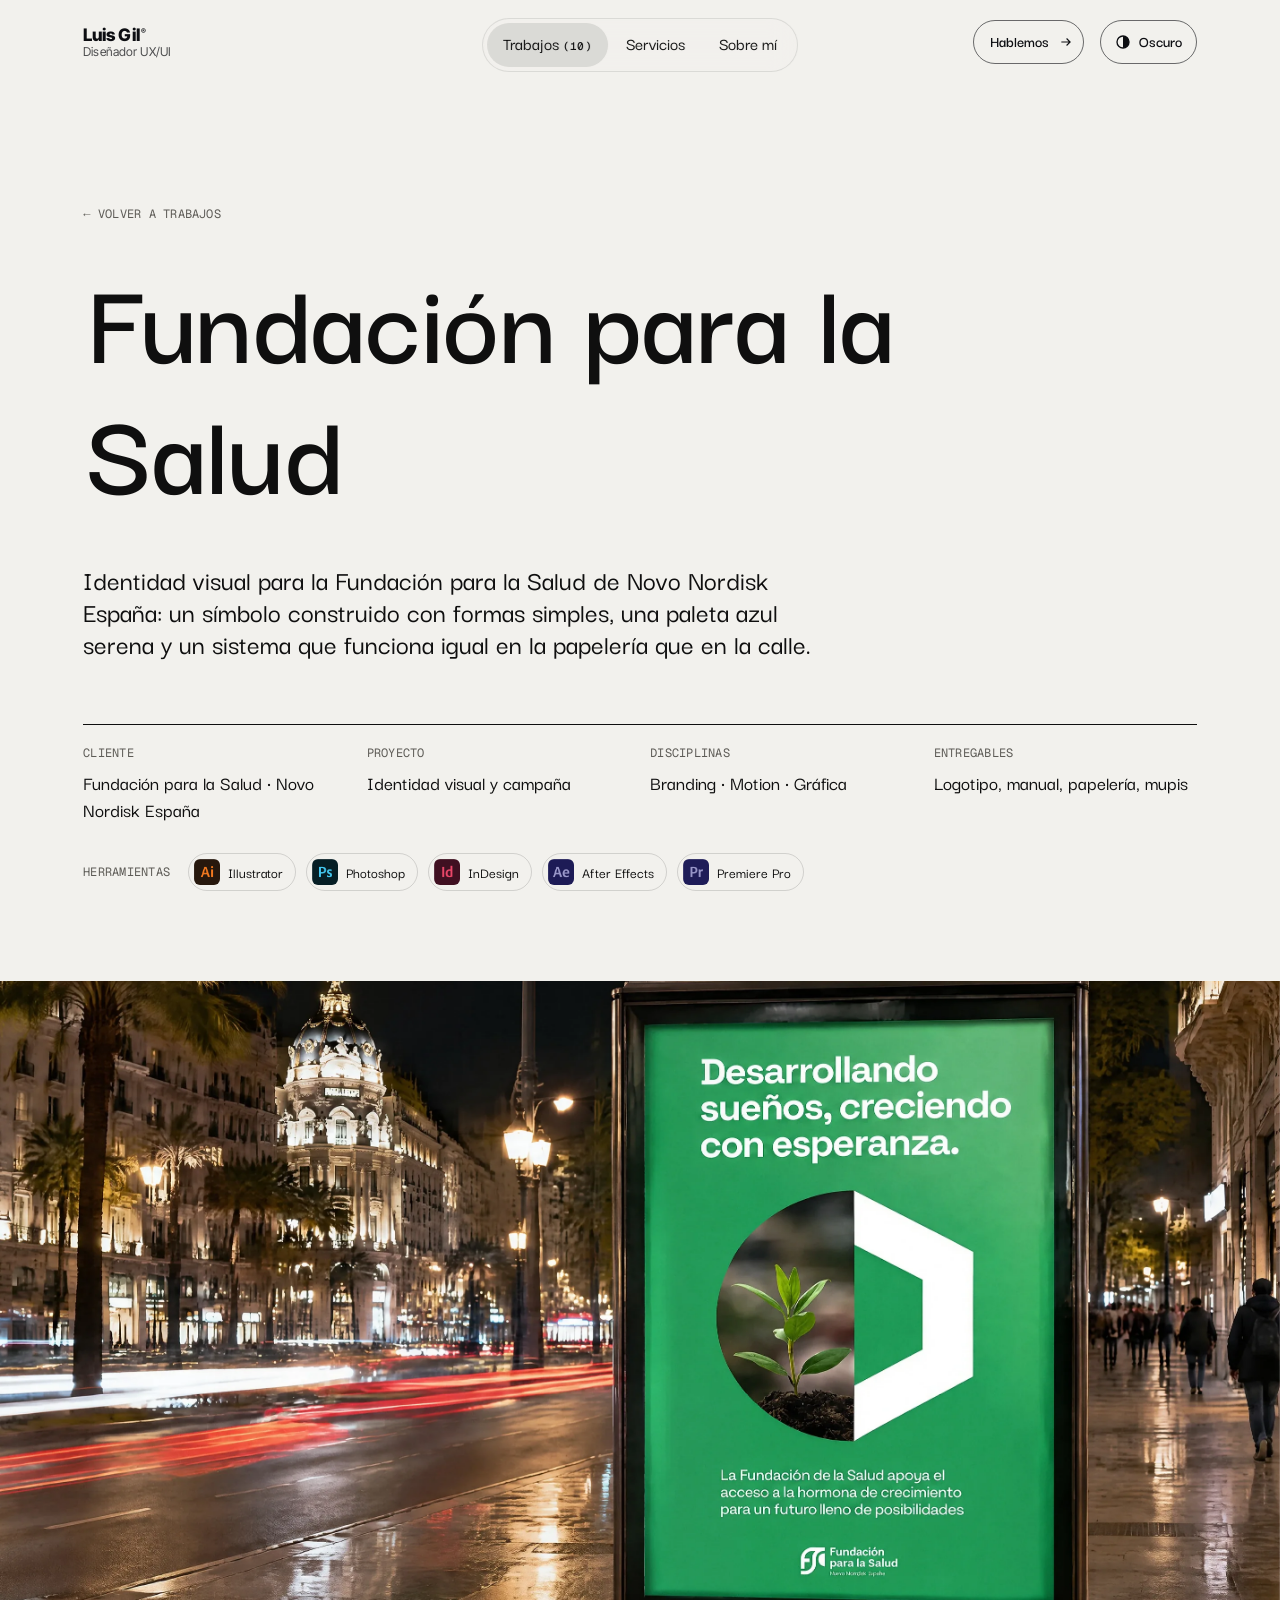
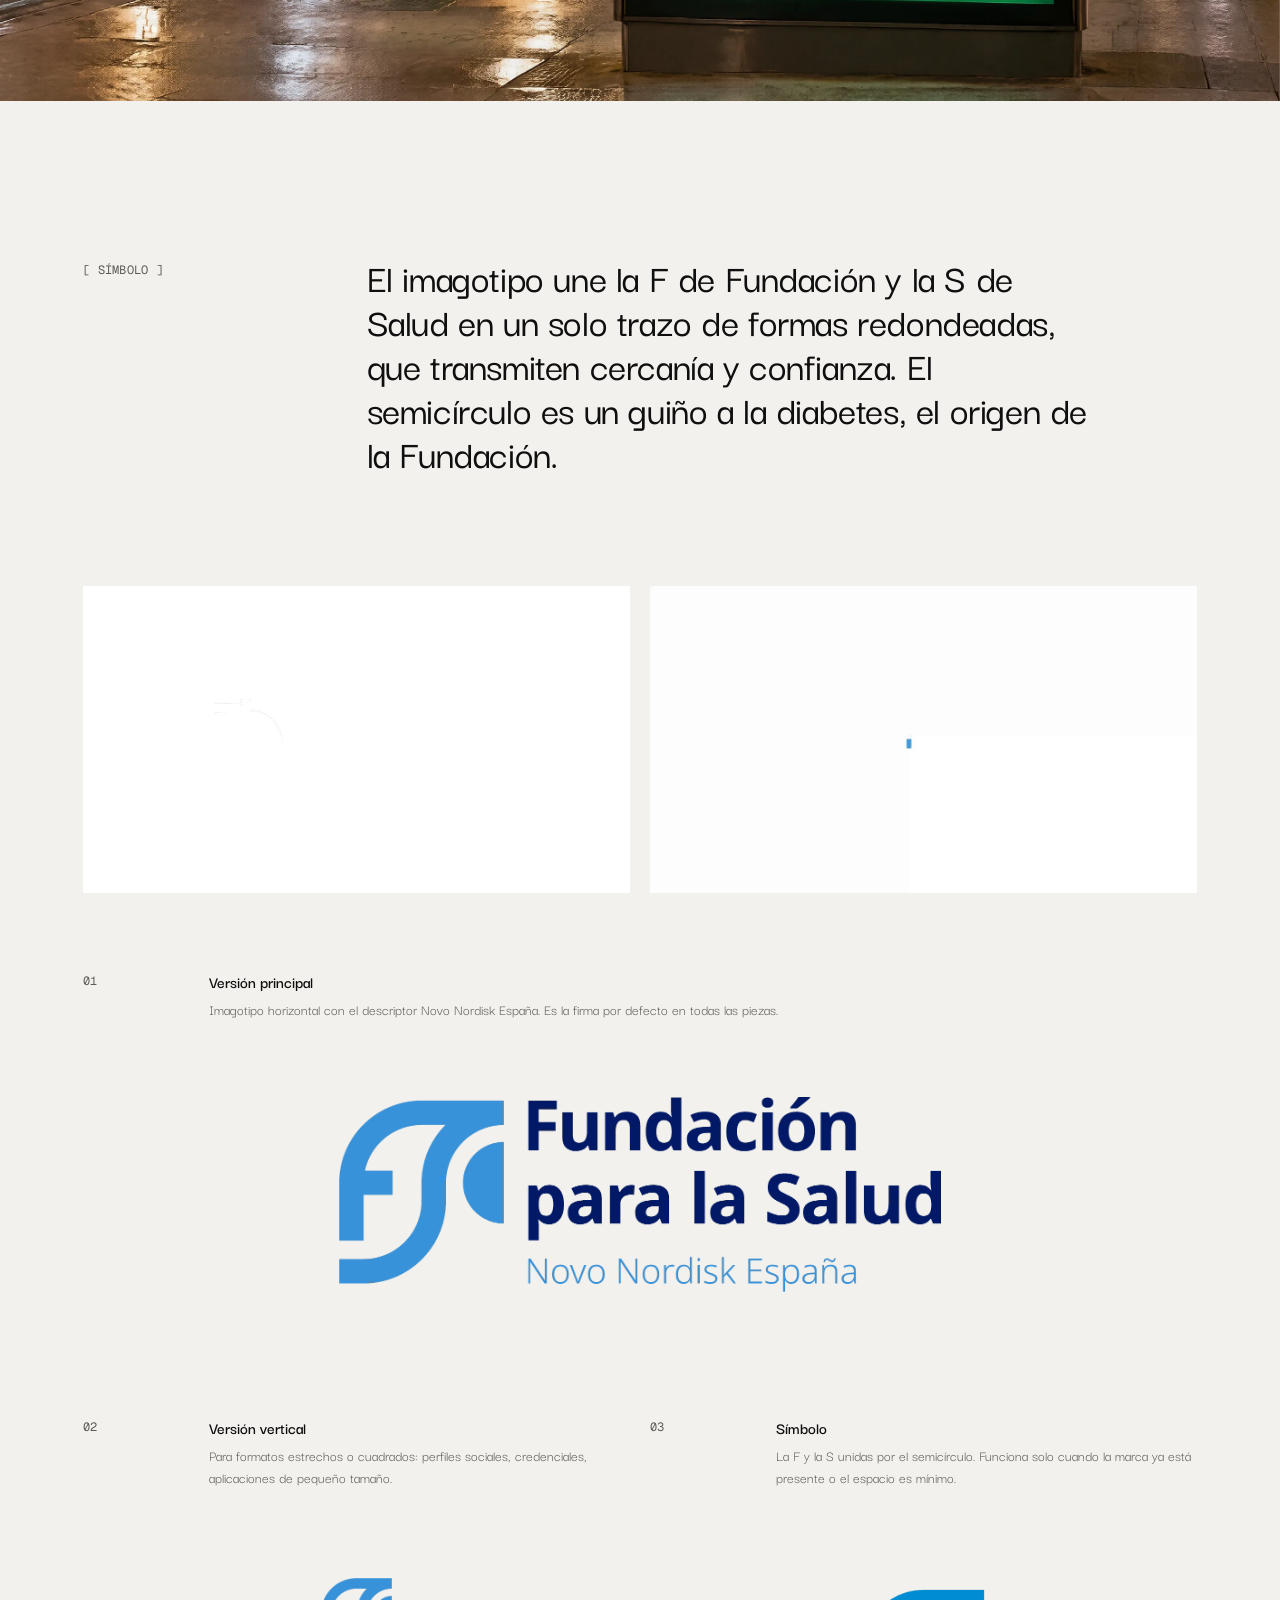
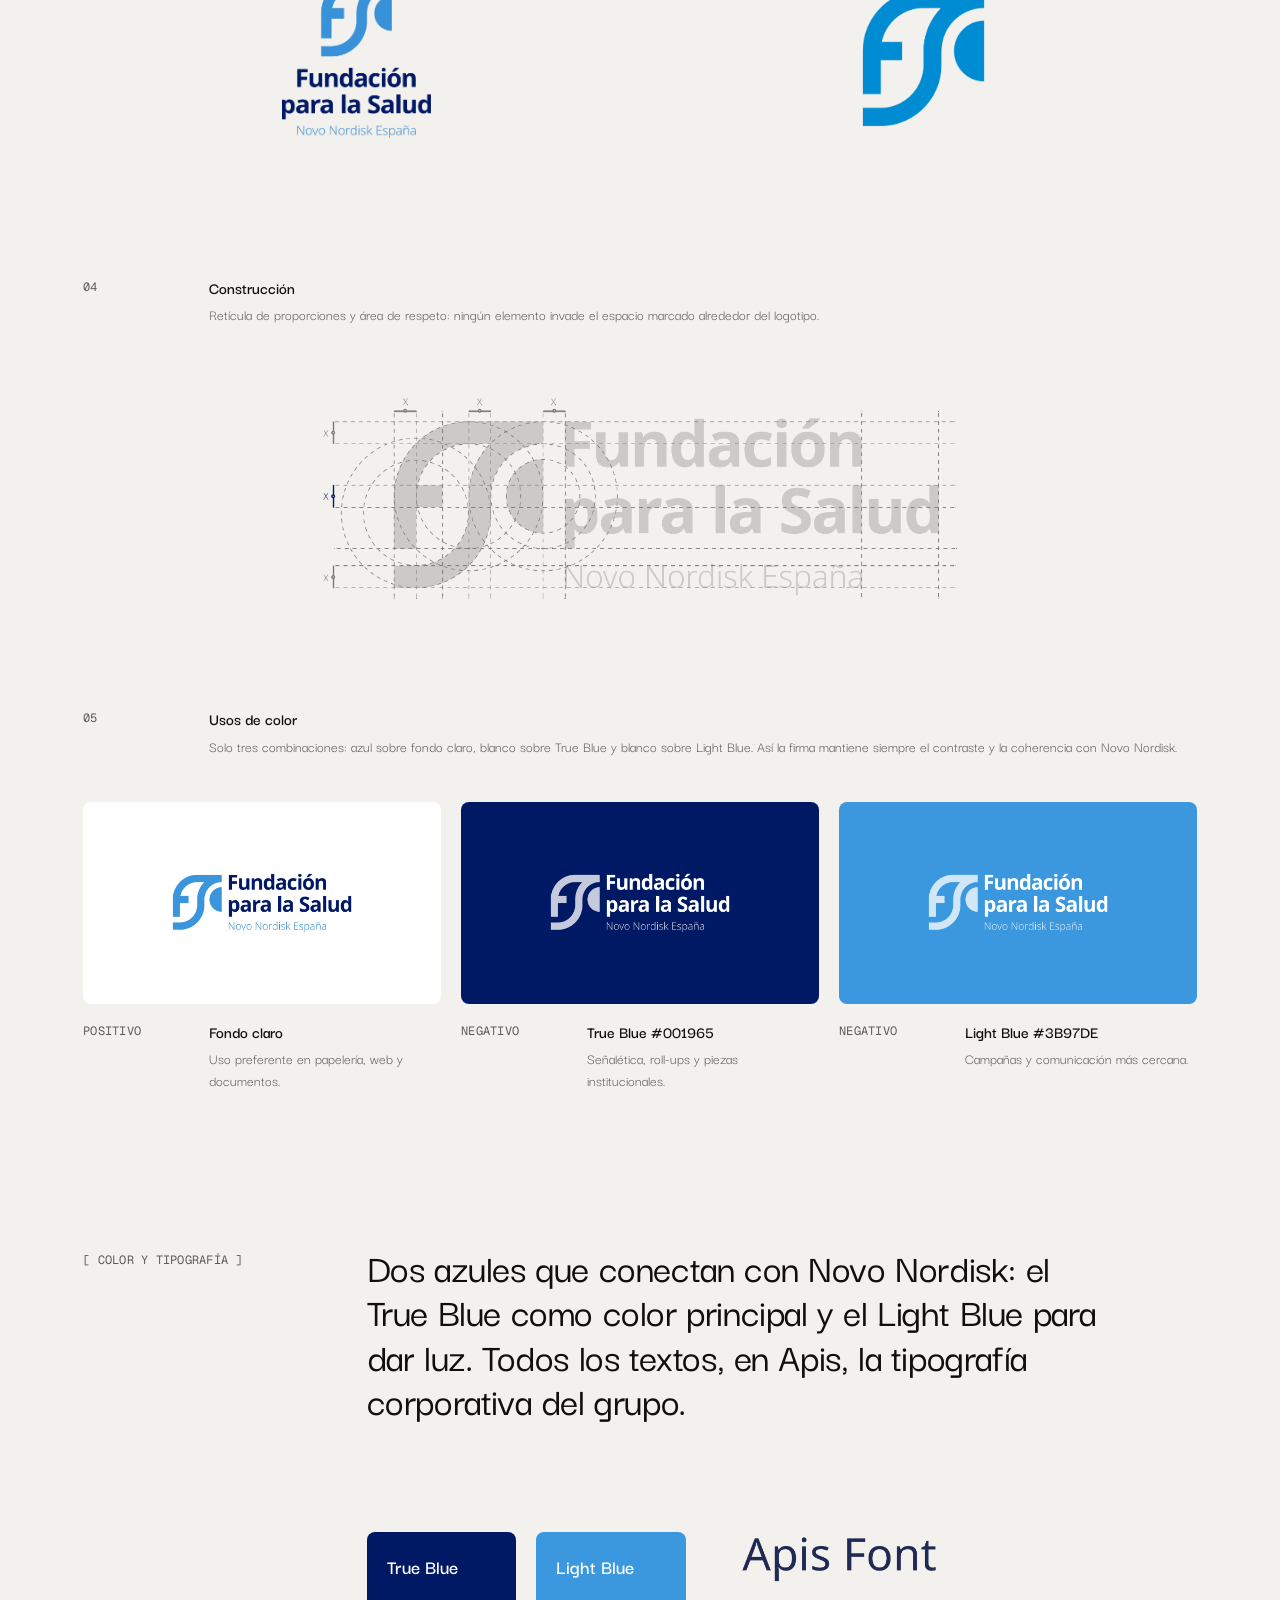
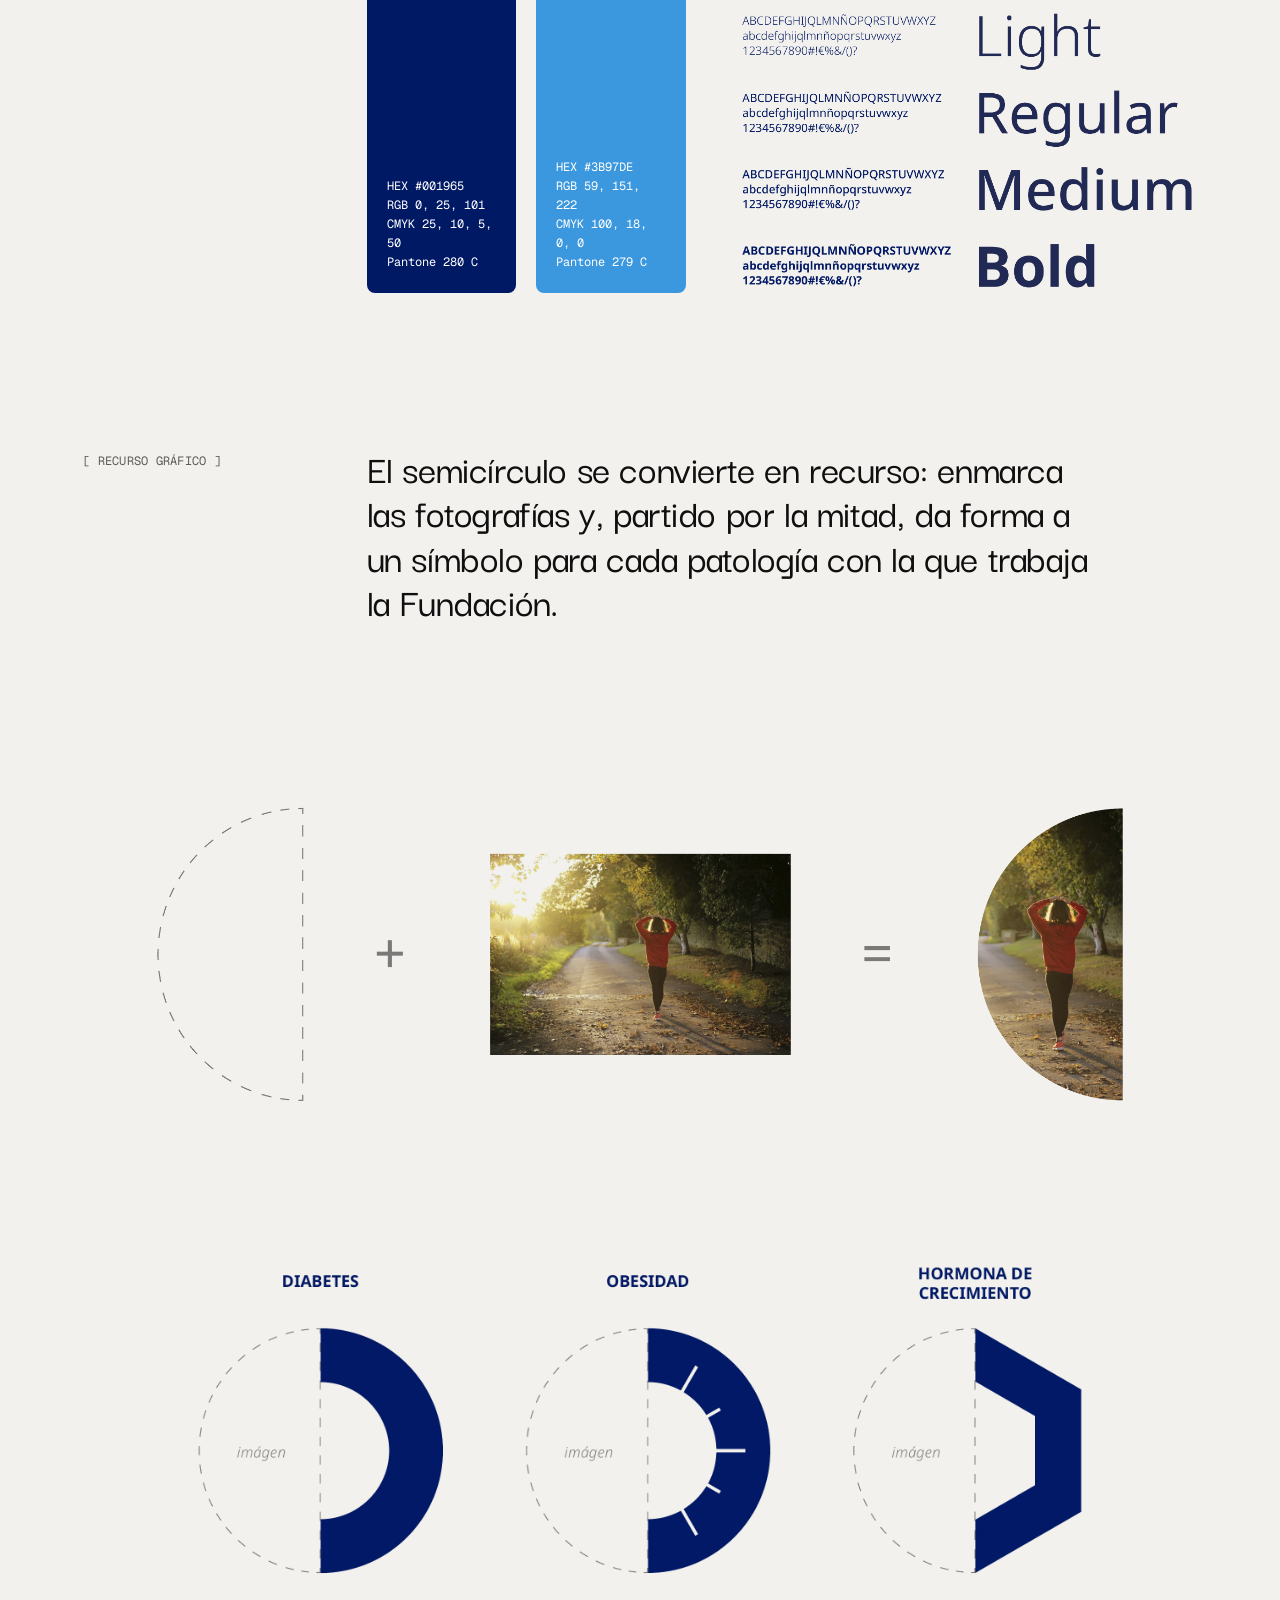
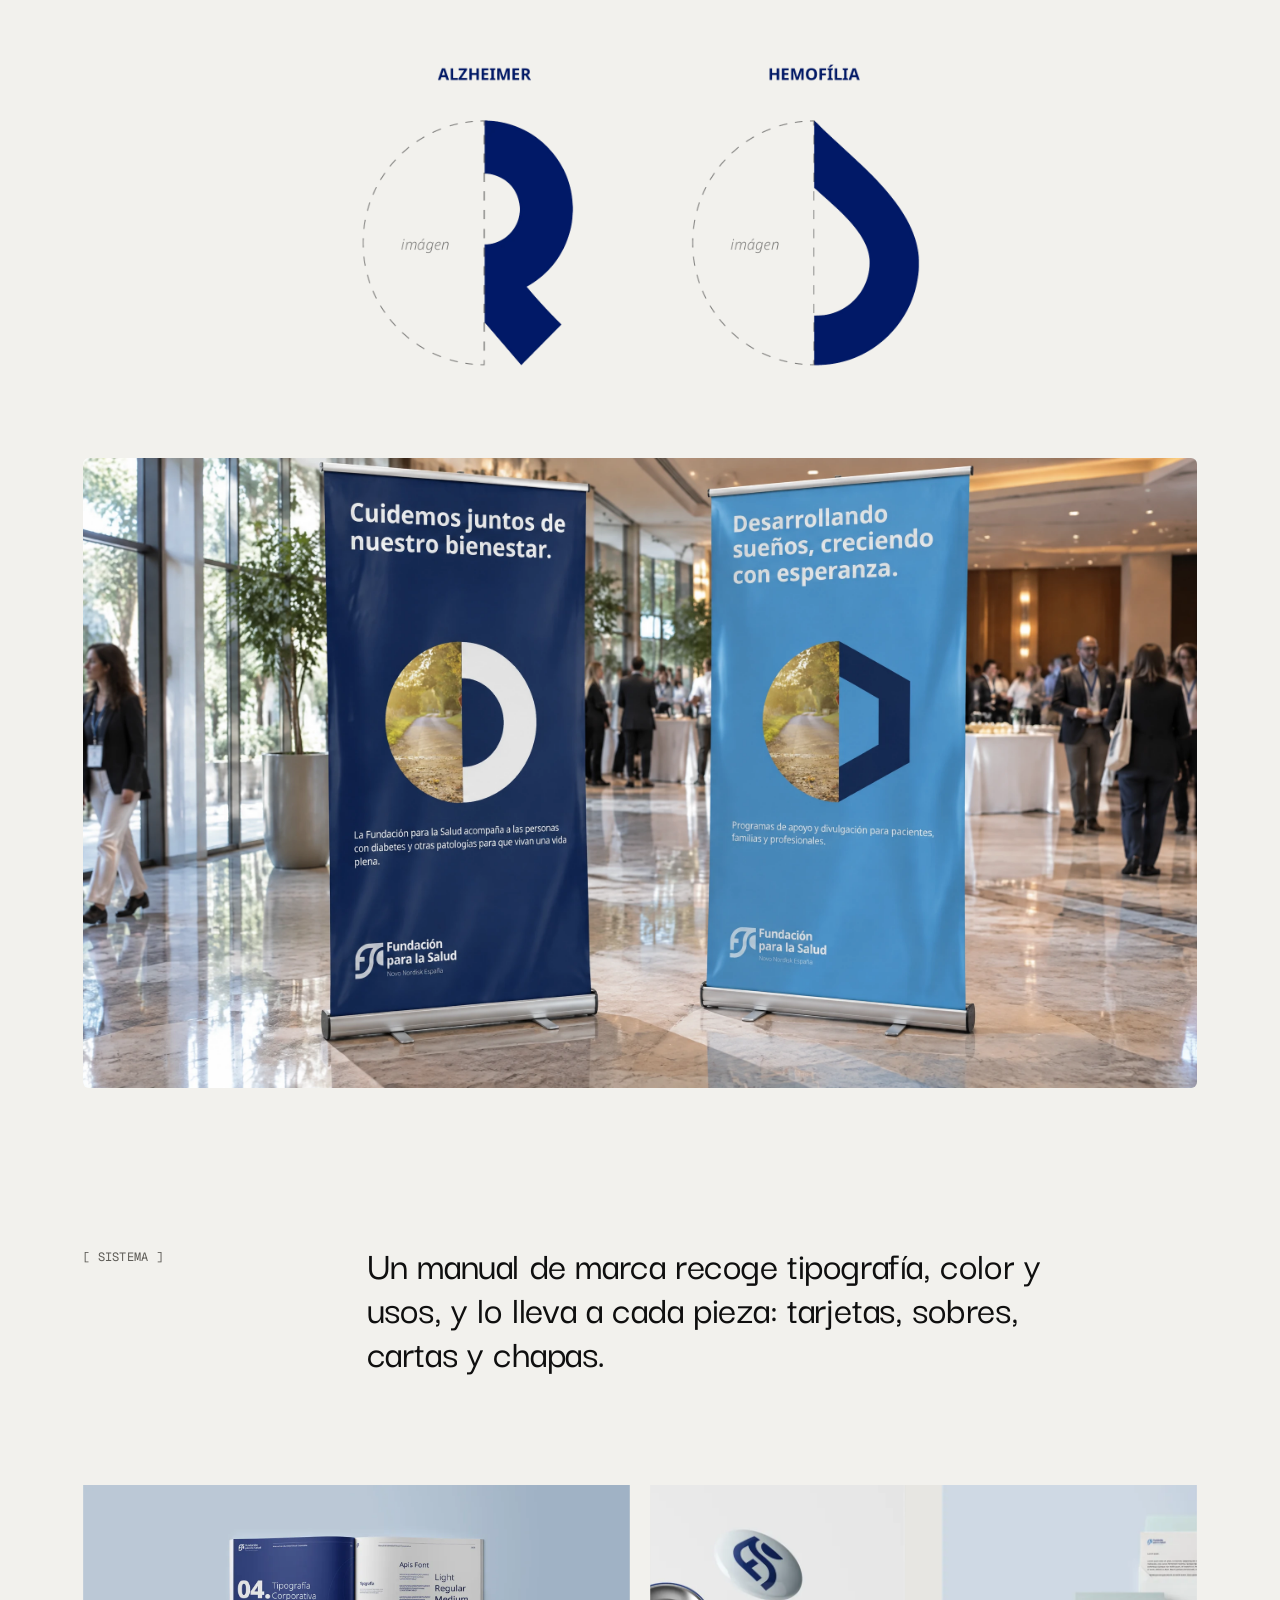
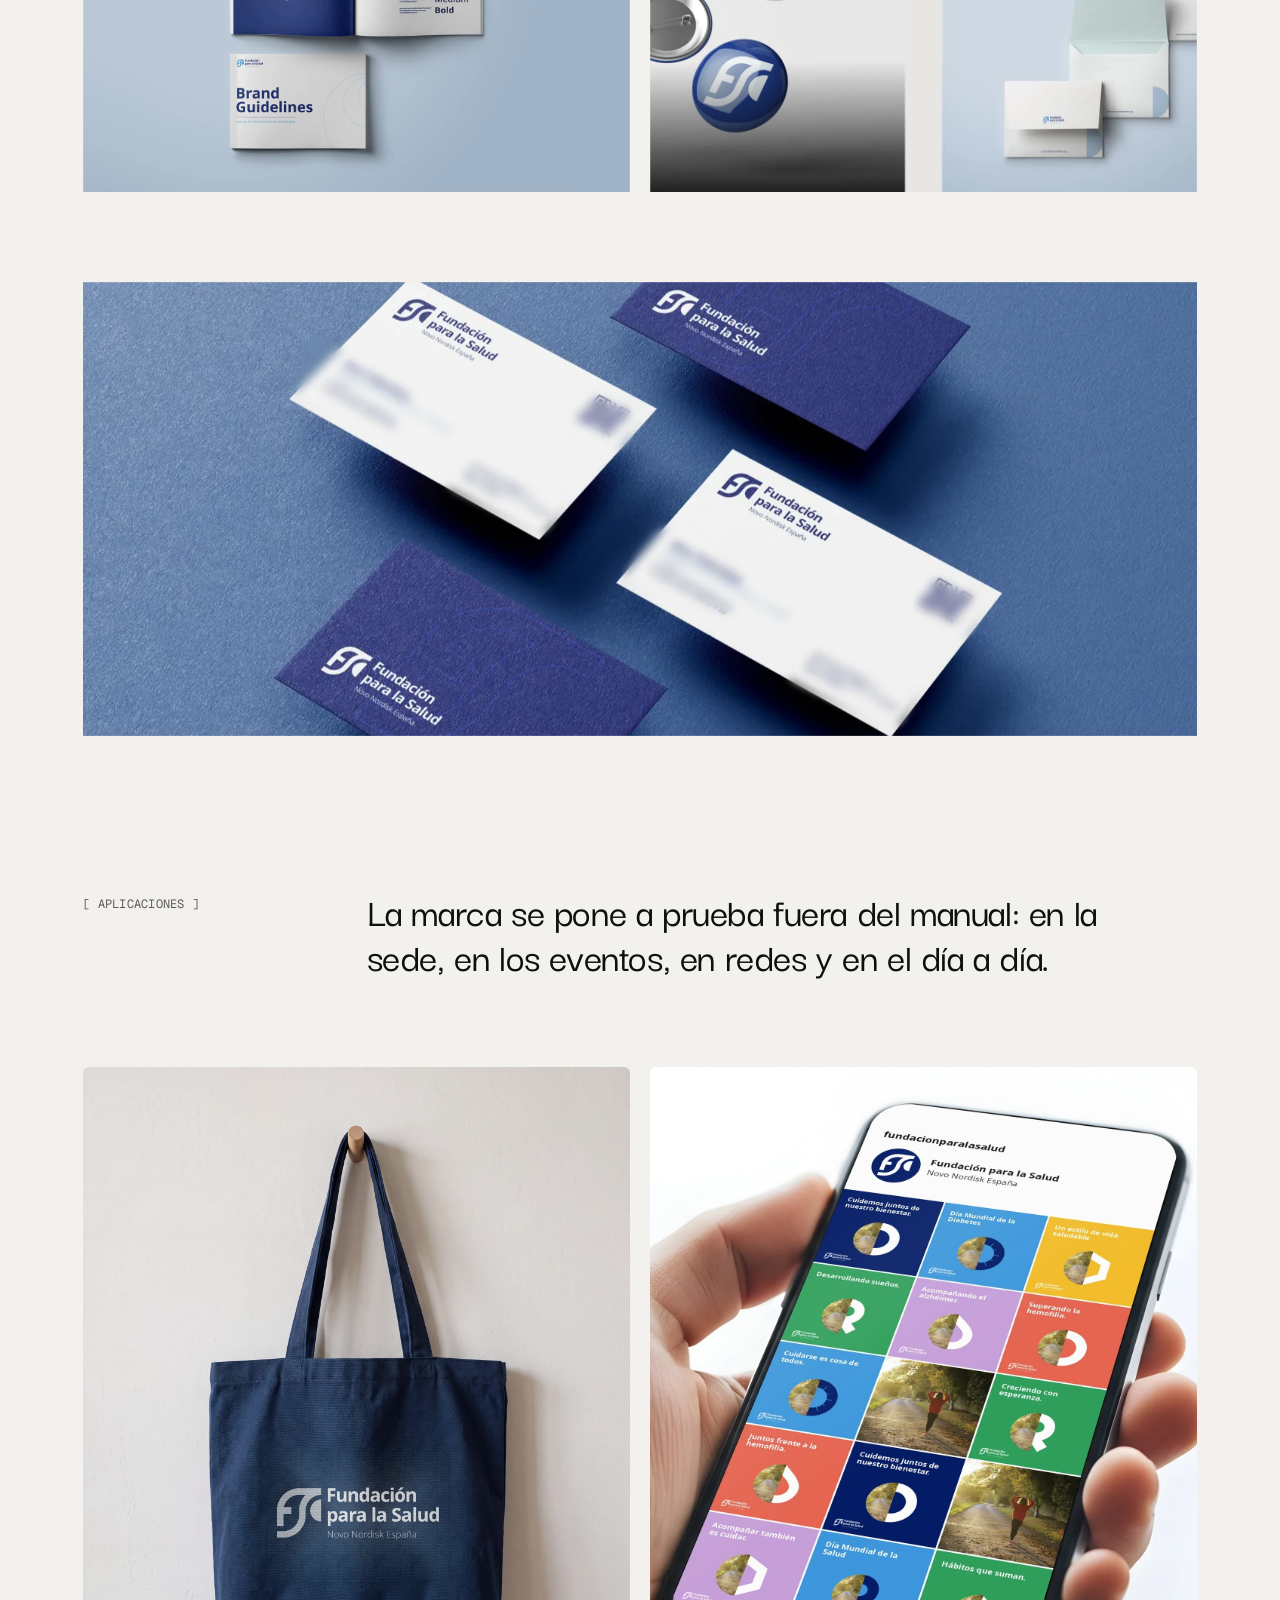
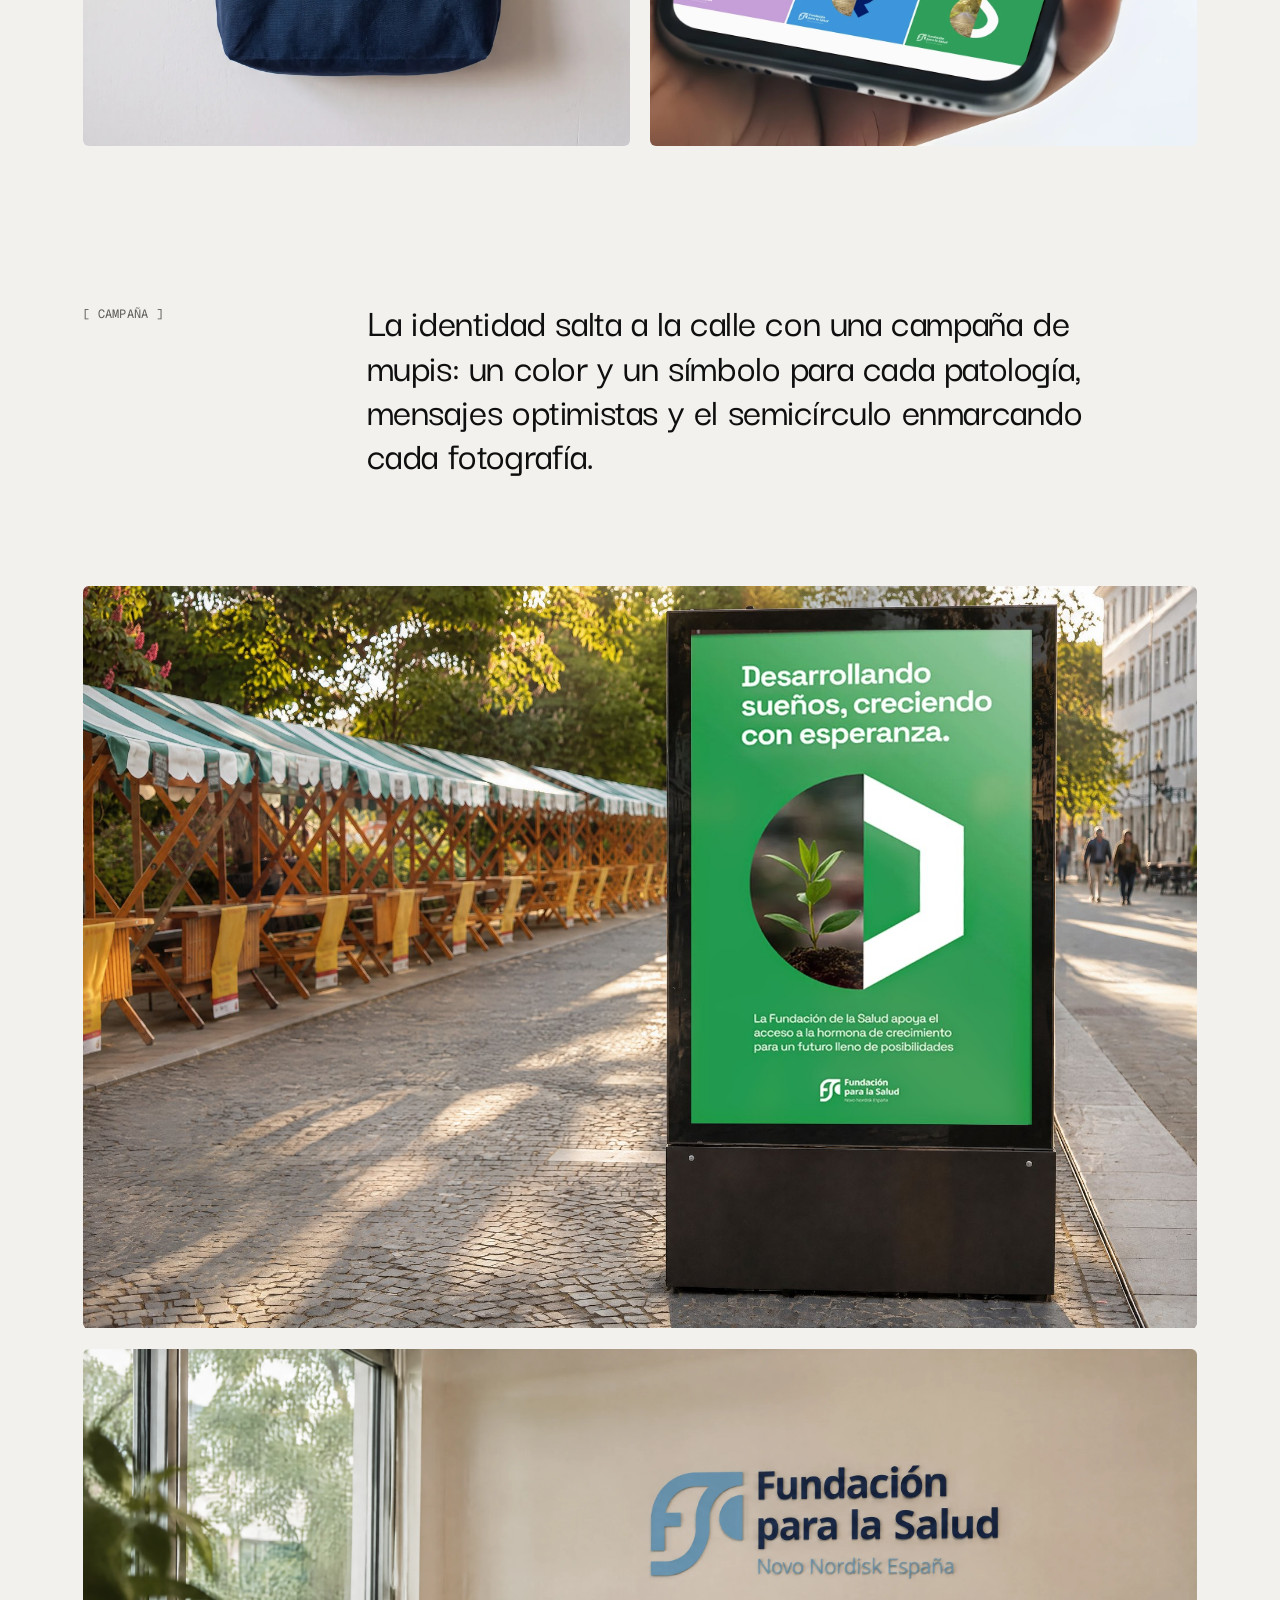
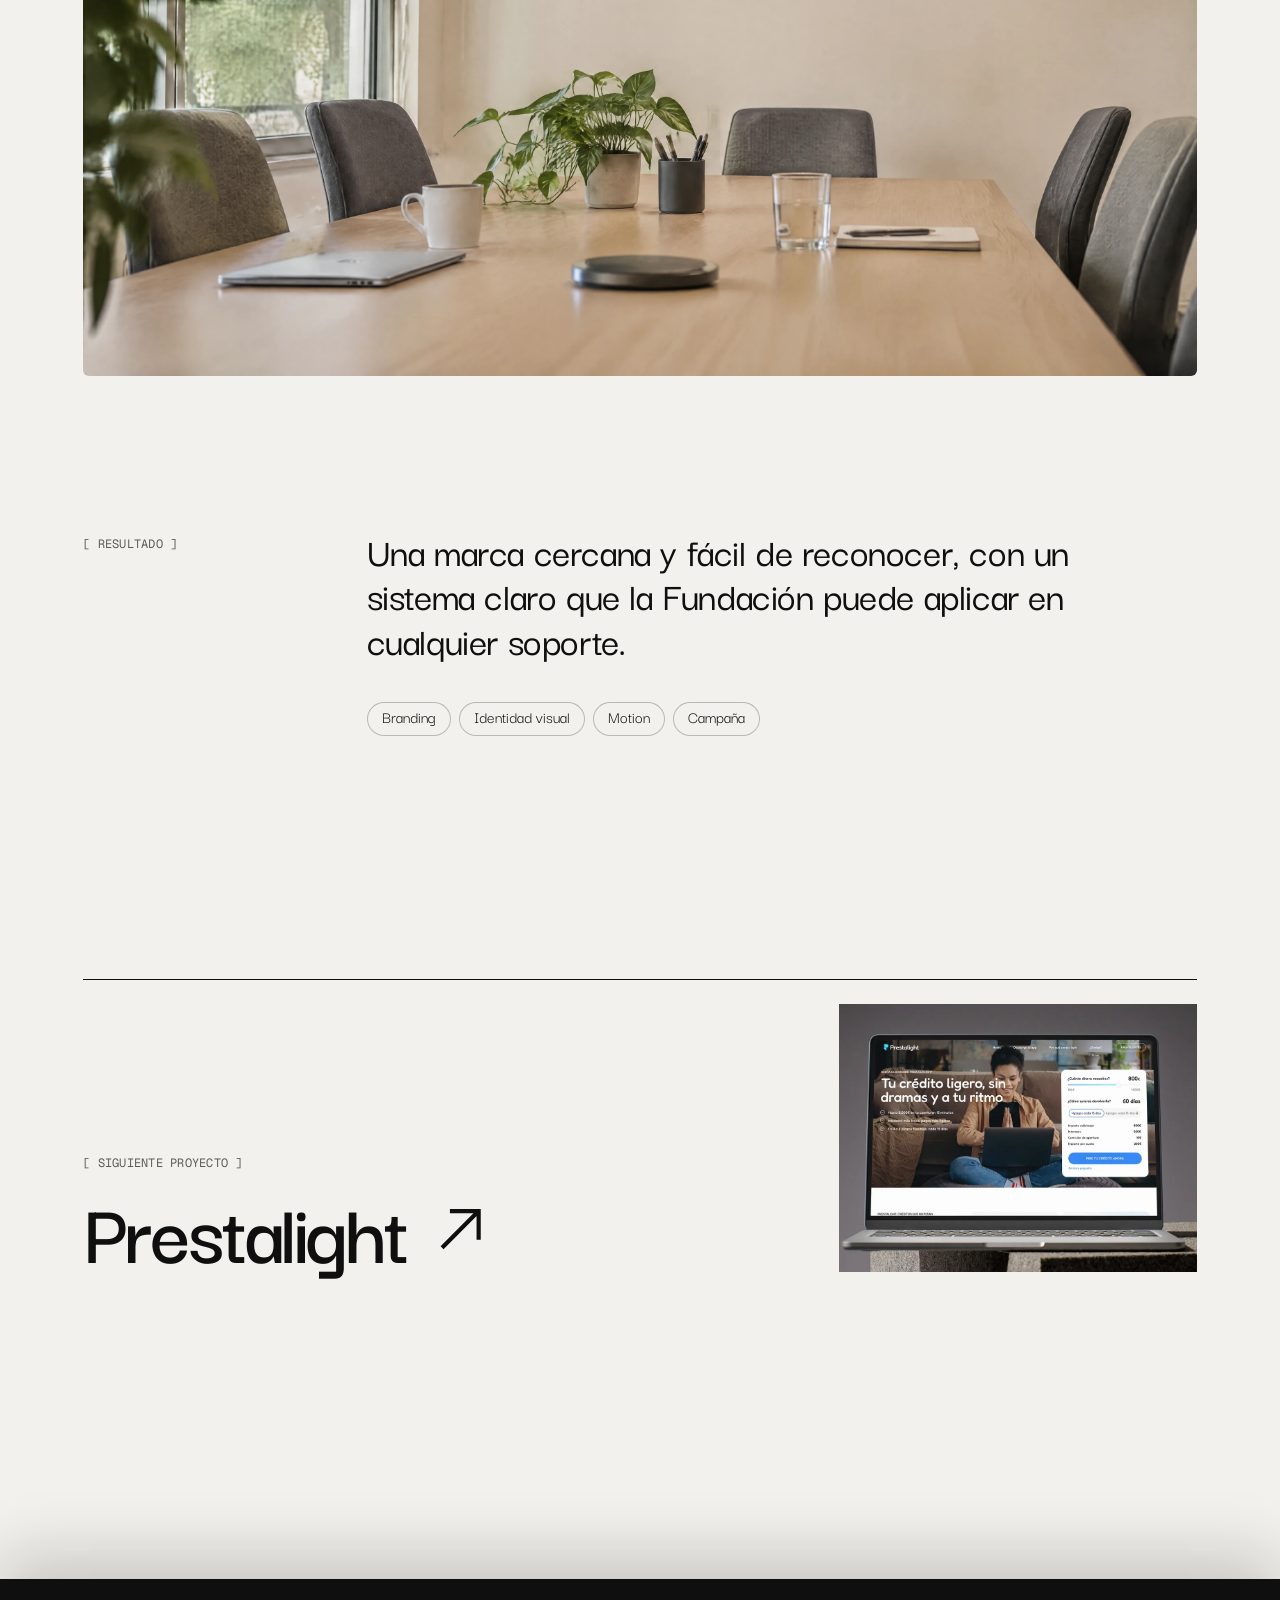
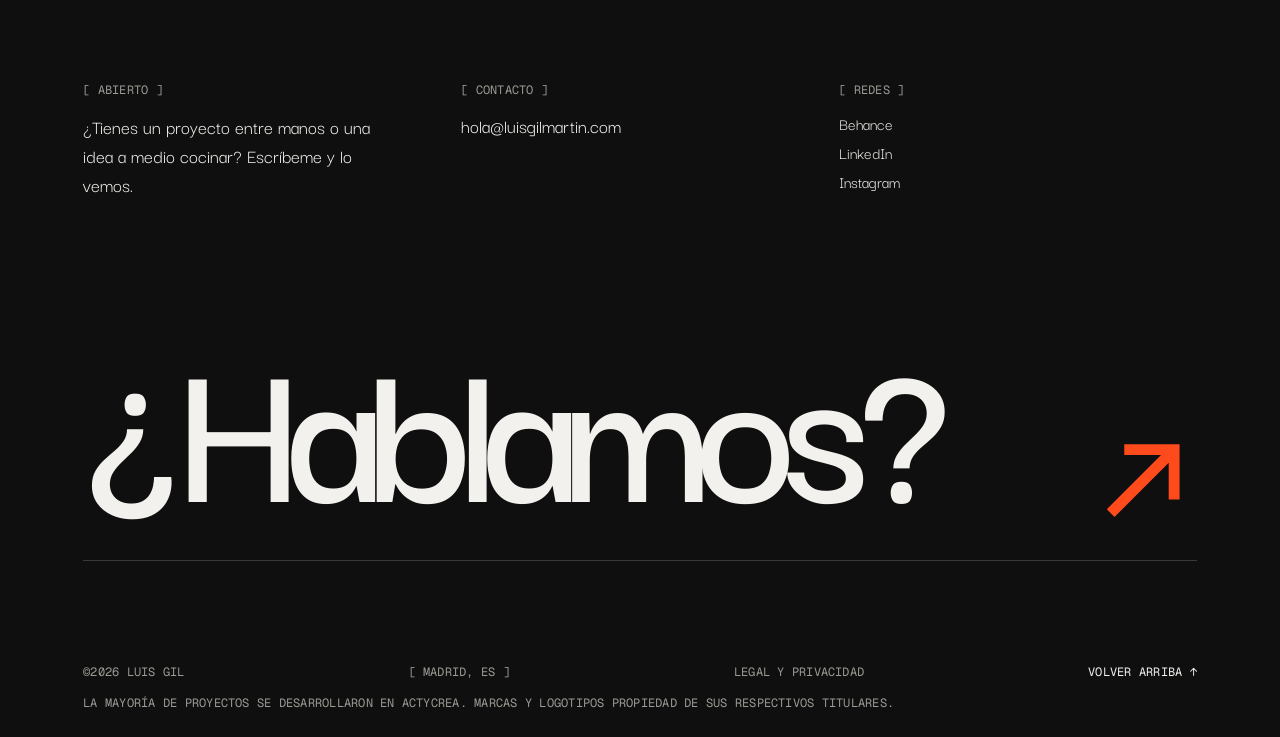
<file: proyecto-fsnn.html>
<!doctype html>
<html lang="es">
<head>
<meta charset="utf-8">
<meta name="robots" content="noindex, nofollow"><!-- TEMPORAL: quitar en el lanzamiento -->
<meta name="viewport" content="width=device-width, initial-scale=1, viewport-fit=cover">
<title>Fundación para la Salud · Luis Gil</title>
<meta name="description" content="Portfolio de Luis Gil Martín, diseñador web y UX/UI en Madrid. Diseño web, branding y dirección de arte.">
<link rel="canonical" href="https://luisgilmartin.com/proyecto-fsnn.html">
<meta property="og:type" content="website"><meta property="og:locale" content="es_ES">
<meta property="og:title" content="Fundación para la Salud · Luis Gil"><meta property="og:description" content="Portfolio de Luis Gil Martín, diseñador web y UX/UI en Madrid. Diseño web, branding y dirección de arte.">
<meta property="og:url" content="https://luisgilmartin.com/proyecto-fsnn.html"><meta property="og:image" content="https://luisgilmartin.com/thumb.jpg">
<meta name="twitter:card" content="summary_large_image">
<link rel="icon" href="favicon.svg" type="image/svg+xml">
<link rel="stylesheet" href="fonts/fonts.css">
<style>
body{margin:0;background:#F2F1ED}
.lg-root{--gm:clamp(20px,6.5vw,128px);--gg:clamp(12px,1.6vw,24px);--accent:#FF4A1C;--bg:#F2F1ED;--fg:#0F0F0F;--muted:#5E5C57;--muted2:#8A8780;--muted-inv:#B9B7B1;--line:rgba(15,15,15,.075);--gline:rgba(15,15,15,.04);--fbg:#0F0F0F;--ffg:#F2F1ED;--fmuted:#9C9A94;--fline:#3A3936;transition:background-color .5s ease,color .5s ease}
.lg-root.lg-dark{--bg:#121211;--fg:#EEEDE9;--muted:#A3A19B;--muted2:#77756F;--muted-inv:#55534E;--line:rgba(238,237,233,.07);--gline:rgba(238,237,233,.035);--fbg:#F2F1ED;--ffg:#0F0F0F;--fmuted:#5E5C57;--fline:#CFCDC7;color-scheme:dark}
body:has(.lg-dark){background:#121211}
.lg-theme{min-height:44px;padding:0 14px;border:1px solid rgba(255,255,255,.6);border-radius:999px;background:transparent;color:#FFFFFF;font:inherit;font-size:16px;font-weight:600;display:inline-flex;align-items:center;gap:8px;cursor:pointer}
.lg-theme{transition:background-color .35s ease,color .35s ease,border-color .35s ease}
.lg-theme:hover{border-color:#FFFFFF;background:#FFFFFF;color:#000000}
.lg-theme:hover svg{transform:rotate(180deg)}
.lg-dark .lg-theme:hover svg{transform:rotate(360deg)}
.lg-theme:focus-visible,.lg-burger:focus-visible{outline:2px solid #FFFFFF;outline-offset:3px}
.lg-theme svg{transition:transform .6s cubic-bezier(.7,0,.2,1)}
.lg-dark .lg-theme svg{transform:rotate(180deg)}
.lg-t-dark{display:none}
.lg-theme .lg-t-light,.lg-theme .lg-t-dark{position:relative;top:-1.25px}
.lg-dark .lg-t-dark{display:inline}
.lg-dark .lg-t-light{display:none}
::view-transition-old(root),::view-transition-new(root){animation:none;mix-blend-mode:normal}
a{color:#0F0F0F;text-decoration:none}a:hover{color:#5E5C57}
.lg-root *{box-sizing:border-box}
.lg-mono{font-family:'Geist Mono',ui-monospace,monospace;font-size:12px;letter-spacing:.02em;text-transform:uppercase}
.lg-link{position:relative;display:inline-block}
.lg-link::after{content:"";position:absolute;left:0;right:0;bottom:-3px;height:1px;background:currentColor;transform:scaleX(0);transform-origin:right;transition:transform .5s cubic-bezier(.2,.8,.2,1)}
.lg-link:hover::after{transform:scaleX(1);transform-origin:left}
.lg-line{display:inline-block;overflow:hidden;vertical-align:bottom;line-height:1;padding:.06em .14em .24em .02em;margin-right:-.12em;margin-bottom:-.22em}
.lg-line > .lg-rise:last-child{letter-spacing:0}
.lg-rise{display:inline-block;transform:translateY(105%);animation:lgRise 1.1s cubic-bezier(.2,.8,.2,1) forwards}
@keyframes lgRise{to{transform:translateY(0)}}
.lg-fade{opacity:0;animation:lgFade 1s ease forwards}
.lg-pic{clip-path:inset(0 50% 0 50%);animation:lgPicIn 1s cubic-bezier(.7,0,.2,1) 2.8s forwards}
@keyframes lgPicIn{to{clip-path:inset(0 0 0 0)}}
.lg-pic-cycle{animation:lgPicCycle 6s steps(1) 3.8s infinite}
@keyframes lgPicCycle{0%{background:#D9D4C7}20%{background:#2A2926}40%{background:#C9CFD0}60%{background:#E3D6CC}80%{background:#BDB9AE}}
@keyframes lgFade{to{opacity:1}}
.lg-curtain{position:fixed;inset:0;z-index:50;pointer-events:none;animation:lgCurtain 1.1s cubic-bezier(.7,0,.2,1) 1.85s forwards}
@keyframes lgCurtain{to{transform:translateY(-100%)}}
.lg-track{display:flex;gap:16px;width:max-content;animation:lgMarquee 38s linear infinite}
@keyframes lgMarquee{to{transform:translateX(calc(-50% - 8px))}}
.lg-card .lg-media{overflow:hidden}
.lg-card .lg-media > div{transition:transform 1s cubic-bezier(.2,.8,.2,1)}
.lg-card:hover .lg-media > div{transform:scale(1.04)}
.lg-card .lg-media{--mx:0%;--my:0%;--py:0%;--s:1.16;--lx:50%;--ly:50%}
.lg-card:hover .lg-media{--s:1.22}
.lg-card .lg-media > div{position:relative}
.lg-card .lg-media img{transform:translate3d(var(--mx),calc(var(--py) + var(--my)),0) scale(var(--s));transition:transform .7s cubic-bezier(.2,.8,.2,1),filter .5s ease;will-change:transform}
.lg-lens{position:absolute;inset:0;pointer-events:none;opacity:0;transition:opacity .4s ease;-webkit-mask-image:radial-gradient(circle clamp(130px,17vw,250px) at var(--lx) var(--ly),#000 55%,transparent 100%);mask-image:radial-gradient(circle clamp(130px,17vw,250px) at var(--lx) var(--ly),#000 55%,transparent 100%)}
@media (hover:hover) and (pointer:fine){.lg-card:hover .lg-lens{opacity:1}.lg-card:hover .lg-media img.lg-base{filter:blur(10px)}}
.lg-card .lg-arrow{transition:transform .5s cubic-bezier(.2,.8,.2,1)}
.lg-card:hover .lg-arrow{transform:translateX(6px) rotate(-45deg)}
.lg-cta .lg-roll{display:inline-block;overflow:hidden;line-height:1;vertical-align:bottom;padding:.04em .08em .04em 0;margin-right:-.15em;letter-spacing:0}
.lg-cta .lg-roll > span{position:relative;display:inline-block;transition:transform .6s cubic-bezier(.7,0,.2,1);transition-delay:calc(var(--i) * 35ms)}
.lg-cta .lg-roll > span::after{content:attr(data-l);position:absolute;left:0;top:calc(100% + .04em)}
.lg-cta:hover .lg-roll > span,.lg-cta:focus-visible .lg-roll > span{transform:translateY(calc(-100% - .04em))}
.lg-cta svg{transition:transform .6s cubic-bezier(.7,0,.2,1)}
.lg-cta:hover svg,.lg-cta:focus-visible svg{transform:rotate(45deg)}
@media (prefers-reduced-motion:reduce){.lg-cta .lg-roll > span,.lg-cta svg{transition:none}}
[hidden]{display:none !important}
.lg-burger{display:none}
.fs-blend{mix-blend-mode:multiply}
.lg-dark .fs-blend{mix-blend-mode:normal;border-radius:6px}
.fs-v{--fs-tile:var(--bg);margin:0;display:flex;flex-direction:column;gap:16px}
.fs-v-tile{border-radius:8px;overflow:hidden;min-height:0;aspect-ratio:16/9;display:flex;align-items:center;justify-content:center;padding:clamp(24px,4vw,64px)}
.fs-v[style*="span 12"] .fs-v-tile{aspect-ratio:auto;padding:clamp(32px,4vw,64px) 0}
.lg-dark .fs-v{--fs-tile:var(--bg)}
.fs-v-tile img{display:block;width:100%;height:auto;max-height:100%;object-fit:contain}
.fs-v figcaption{display:grid;grid-template-columns:110px 1fr;column-gap:16px;row-gap:4px;font-size:15px;line-height:1.45}
.fs-v figcaption .lg-mono{color:var(--muted);grid-row:span 2;padding-top:3px}
.fs-v figcaption strong{font-weight:600;font-size:17px}
.fs-v figcaption span:last-child{color:var(--muted)}
@media (max-width:760px){.fs-v{grid-column:1 / -1 !important}.fs-v .fs-v-tile{aspect-ratio:4/3 !important;padding:20px}.fs-v figcaption{grid-template-columns:1fr}.fs-v figcaption .lg-mono{grid-row:auto}}
.pl-img{display:block;width:100%;height:auto}
.pl-sw-main{border-radius:8px;padding:20px;display:flex;flex-direction:column;justify-content:space-between}
.pl-sw-main strong{font-size:clamp(18px,1.6vw,24px);font-weight:600}
.pl-sw-main span{font-family:'Geist Mono',ui-monospace,monospace;font-size:12px;line-height:1.6}
.mg-heroimg{margin:clamp(56px,7vw,110px) calc(var(--gm) * -1) 0;width:auto;overflow:hidden}
.mg-heroimg img{display:block;width:100%;height:min(56.25vw,100svh);object-fit:cover}
.mg-heroimg{height:min(56.25vw,100svh)}
.mg-heroimg{position:relative}
.mg-heroimg img{height:112% !important;position:relative;top:-6%;will-change:transform;transform:translate3d(0,0,0)}
@media (prefers-reduced-motion:reduce){.mg-heroimg img{height:100% !important;top:0}}
.lg-wm{display:inline-block;overflow:hidden;vertical-align:bottom;padding:.12em 0 .14em;margin:-.12em 0 -.14em}
.lg-word{display:inline-block;transform:translate3d(0,112%,0);transition:transform .7s cubic-bezier(.16,1,.3,1) var(--d,0s)}
.is-revealed .lg-word{transform:none}
.lg-slot{position:relative;border-radius:6px;overflow:hidden;background:color-mix(in srgb,var(--fg) 7%,var(--bg));background-image:linear-gradient(to right,color-mix(in srgb,var(--fg) 6%,transparent) 1px,transparent 1px),linear-gradient(to bottom,color-mix(in srgb,var(--fg) 6%,transparent) 1px,transparent 1px);background-size:40px 40px}
.lg-slot > img,.lg-slot > video{position:absolute;inset:0;width:100%;height:100%;object-fit:cover;display:block}
.lg-slot-info{position:absolute;left:16px;right:16px;bottom:14px;display:flex;justify-content:space-between;align-items:flex-end;gap:12px;flex-wrap:wrap}
.lg-slot-kind{display:inline-flex;align-items:center;gap:6px;padding:4px 10px;border-radius:999px;border:1px solid color-mix(in srgb,var(--fg) 20%,transparent);background:var(--bg)}
.lg-slot-phone{border-radius:24px}
.lg-menu{animation:lgMenuFade .35s ease both}
@keyframes lgMenuFade{from{opacity:0}}
.lg-menu .lg-mrow,.lg-menu .lg-mfoot{animation:lgMenuIn .8s cubic-bezier(.2,.8,.2,1) both;animation-delay:calc(var(--i) * 70ms + 120ms)}
@keyframes lgMenuIn{from{opacity:0;transform:translateY(28px)}to{opacity:1;transform:none}}
.lg-mrow{display:grid;grid-template-columns:minmax(0,1fr) auto;align-items:center;padding:18px 0;border-bottom:1px solid #3A3936;color:#F2F1ED !important}
.lg-mrow .lg-mlabel{font-size:clamp(38px,11vw,52px);font-weight:500;line-height:1;letter-spacing:-0.01em;position:relative;top:-0.06em}
.lg-mrow[aria-current="page"] .lg-mlabel{color:#FF4A1C}
.lg-mrow svg{transition:transform .5s cubic-bezier(.2,.8,.2,1)}
.lg-mrow:hover svg,.lg-mrow:focus-visible svg{transform:rotate(-45deg)}
.lg-mclose{border-color:rgba(242,241,237,.6) !important;transition:background-color .35s ease,color .35s ease}
.lg-mclose:hover{background:#F2F1ED !important;color:#0F0F0F !important}
@media (prefers-reduced-motion:reduce){.lg-menu,.lg-menu .lg-mrow,.lg-menu .lg-mfoot{animation:none}}
.lg-btn-label{position:relative;top:-1.25px}
.lg-burger{transition:background-color .35s ease,color .35s ease,border-color .35s ease}
.lg-burger:hover{border-color:#FFFFFF !important;background:#FFFFFF !important;color:#000000 !important}
.lg-num{font-family:'Geist Mono',ui-monospace,monospace;font-size:12px;font-weight:400;letter-spacing:.02em;line-height:1.2;text-transform:uppercase;color:var(--accent-text) !important}
.lg-cols{display:grid;grid-template-columns:repeat(12,minmax(0,1fr));column-gap:var(--gg);row-gap:24px}
.lg-cols > *{min-width:0}
.lg-nav-pill .lg-link[aria-current="page"]{background:color-mix(in srgb,var(--fg) 10%,transparent)}
.lg-tag{background:var(--bg);display:inline-flex;align-items:center;min-height:34px;padding:0 14px 4px;border:1px solid color-mix(in srgb,var(--fg) 25%,transparent);border-radius:999px;font-size:17px}
@media (max-width:860px){.lg-cols > *{grid-column:1 / -1 !important}}
.lg-nav-pill{position:fixed;top:18px;left:50%;transform:translateX(-50%);z-index:21;background:color-mix(in srgb,var(--bg) 80%,transparent);-webkit-backdrop-filter:blur(14px);backdrop-filter:blur(14px);border:1px solid color-mix(in srgb,var(--fg) 10%,transparent);border-radius:999px;padding:4px}
.lg-nav-pill .lg-link{color:var(--fg) !important;padding:7px 16px 9px;line-height:1.2;border-radius:999px;transition:background-color .3s ease}
.lg-nav-pill .lg-link:hover{background:color-mix(in srgb,var(--fg) 8%,transparent)}
.lg-nav-pill .lg-link::after{left:16px;right:16px;bottom:7px}
@media (max-width:560px){
.lg-name{grid-template-columns:minmax(0,1fr) !important;font-size:min(calc((100vw - 2 * var(--gm)) / 1.42),260px) !important;row-gap:0;--lg-gap-b:-.23em}
.lg-name > .lg-line{justify-self:center !important;padding:.06em .07em .02em !important;margin:0 !important}
.lg-name > .lg-line:first-of-type{margin-bottom:var(--lg-gap-a,0) !important}
.lg-name > .lg-line:last-of-type{margin-top:var(--lg-gap-b,0) !important}
.lg-name > .lg-pic{width:100% !important;height:auto !important;aspect-ratio:1.85;align-self:auto !important;border-radius:8px !important}
}
.lg-pw{display:inline-block;white-space:nowrap}
.lg-pl{display:inline-block;font-weight:500}
.lg-cursor{position:fixed;left:0;top:0;width:14px;height:14px;margin:-7px 0 0 -7px;border-radius:50%;background:#FF4A1C;pointer-events:none;z-index:60;opacity:0;transition:width .35s cubic-bezier(.2,.8,.2,1),height .35s cubic-bezier(.2,.8,.2,1),margin .35s cubic-bezier(.2,.8,.2,1),opacity .3s ease;will-change:transform}
.lg-cursor.is-on{opacity:1}
.lg-cursor.is-hover{width:56px;height:56px;margin:-28px 0 0 -28px;opacity:.85}
@media (hover:hover) and (pointer:fine){.lg-root,.lg-root a,.lg-root button{cursor:none}}
@media (hover:none),(pointer:coarse){.lg-cursor{display:none}}
html,body{overflow-x:clip}
.lg-grid{position:fixed;inset:0;z-index:0;pointer-events:none;display:grid;grid-template-columns:repeat(12,minmax(0,1fr));column-gap:var(--gg);padding-left:var(--gm);padding-right:var(--gm)}
.lg-grid > span{border-left:1px solid var(--gline,var(--line));border-right:1px solid var(--gline,var(--line));transform-origin:top;transform:scaleY(0);animation:lgGridIn 1.4s cubic-bezier(.7,0,.2,1) forwards}
.lg-main{position:sticky;z-index:1}
.lg-root > footer{position:relative;z-index:2;box-shadow:0 -24px 60px rgba(15,15,15,.18)}
.lg-shade{position:absolute;inset:0;background:#0F0F0F;opacity:0;pointer-events:none;z-index:5}
@keyframes lgGridIn{to{transform:scaleY(1)}}
@media (max-width:860px){.lg-grid{grid-template-columns:repeat(4,minmax(0,1fr))}.lg-grid > span:nth-child(n+5){display:none}}
@media (max-width:860px){
.lg-nav{display:none !important}
.lg-burger{display:inline-flex}
.lg-works{grid-template-columns:minmax(0,1fr) !important}
.lg-works > a{margin-top:0 !important}
.lg-svcs{grid-template-columns:minmax(0,1fr) !important}
.lg-split{flex-direction:column !important;align-items:flex-start !important}
}
@media (prefers-reduced-motion:reduce){
.lg-rise{animation:none;transform:none}
.lg-pic{animation:none;clip-path:none}
.lg-pic-cycle{animation:none}
.lg-fade{animation:none;opacity:1}
.lg-curtain{display:none}
.lg-grid > span{animation:none;transform:none}
.lg-track{animation:none}
}
/* Scroll reveal ( added by JS only, so content stays visible without it ) */
.lg-rv{opacity:0;transform:translate3d(0,48px,0);transition:opacity .6s ease var(--rd,0s),transform .8s cubic-bezier(.16,1,.3,1) var(--rd,0s) !important}
.lg-rv.is-in{opacity:1;transform:none}
.lg-rv-media{clip-path:inset(100% 0 0 0);transition:clip-path .7s cubic-bezier(.7,0,.2,1) var(--rd,0s) !important}
.lg-rv-media img{scale:1.22;backface-visibility:hidden;transition:scale .95s cubic-bezier(.16,1,.3,1) var(--rd,0s) !important}
.lg-rv-media.is-in{clip-path:inset(0 0 0 0)}
.lg-rv-media.is-in img{scale:1}
.lg-card .lg-rv-media{clip-path:none !important;opacity:0;transition:opacity .7s ease var(--rd,0s) !important}
.lg-card .lg-rv-media img{scale:1 !important}
.lg-card .lg-rv-media.is-in{opacity:1}
.lg-card .lg-media{background:var(--bg)}
/* Main buttons */
.lg-btn{position:relative;isolation:isolate;overflow:hidden;display:inline-flex !important;align-items:center;gap:14px !important;min-height:52px !important;padding:0 6px 0 22px;border:1px solid var(--fg);border-radius:999px;color:var(--fg) !important;font-size:18px !important;font-weight:600 !important;line-height:1;transition:color .45s cubic-bezier(.7,0,.2,1),border-color .45s ease}
.lg-btn::before{content:"";position:absolute;z-index:-1;right:6px;top:50%;width:40px;height:40px;margin-top:-20px;border-radius:50%;background:var(--fg);transform:scale(1);transition:transform .7s cubic-bezier(.7,0,.2,1)}
.lg-btn > .lg-btn-t{position:relative;top:-1px}
.lg-btn .lg-mono{color:inherit;opacity:.6;margin-left:-8px}
.lg-btn-ic{display:inline-flex;align-items:center;justify-content:center;flex:none;width:40px;height:40px;border-radius:50%;background:var(--fg);color:var(--bg);overflow:hidden;transition:background-color .45s ease,color .45s ease,transform .6s cubic-bezier(.7,0,.2,1)}
.lg-btn-ic svg{width:15px;height:15px}
.lg-btn:hover,.lg-btn:focus-visible{color:var(--bg) !important;transition:color .3s ease .2s,border-color .45s ease}
.lg-btn:hover::before,.lg-btn:focus-visible::before{transform:scale(16)}
.lg-btn:hover .lg-btn-ic,.lg-btn:focus-visible .lg-btn-ic{transform:rotate(-45deg)}
.lg-btn:focus-visible{outline:2px solid var(--accent);outline-offset:3px}
@keyframes lgArrowLoop{0%{transform:none}49%{transform:translateX(160%)}50%{transform:translateX(-160%)}100%{transform:none}}
.lg-hbtn{min-height:44px;padding:0 10px 0 16px;border:1px solid rgba(255,255,255,.6);border-radius:999px;color:#FFFFFF;font-size:16px !important;font-weight:600 !important;display:inline-flex;align-items:center;gap:10px !important;transition:background-color .35s ease,color .35s ease,border-color .35s ease}
.lg-hbtn > span{position:relative;top:-1.25px}
.lg-hbtn svg{transition:transform .5s cubic-bezier(.2,.8,.2,1)}
.lg-hbtn:hover,.lg-hbtn:focus-visible{background:#FFFFFF;border-color:#FFFFFF;color:#000000 !important}
.lg-hbtn:hover svg,.lg-hbtn:focus-visible svg{transform:rotate(-45deg)}
.lg-hbtn:focus-visible{outline:2px solid #FFFFFF;outline-offset:3px}
@media (prefers-reduced-motion:reduce){.lg-btn::before,.lg-btn,.lg-btn-ic,.lg-hbtn,.lg-hbtn svg{transition:none}.lg-btn:hover .lg-btn-ic{transform:none}}
/* Design review fixes: dark-mode links, readable accent text, touch targets, small text */
.lg-root{--accent-text:#C9350C}
.lg-root.lg-dark{--accent-text:#FF4A1C}
.lg-root a{color:var(--fg)}
.lg-root a:hover{color:var(--muted)}
.lg-main a.lg-link,.lg-root footer a.lg-link{padding-block:12px;margin-block:-12px}
.lg-main a.lg-link::after,.lg-root footer a.lg-link::after{bottom:9px}
.lg-nav-pill a.lg-link{padding:10px 16px 12px}
.lg-nav-pill a.lg-link::after{bottom:10px}
.lg-root > header > a:first-child{padding-block:5px;margin-block:-5px}
.lg-slot-info .lg-mono{color:var(--fg) !important}
.lg-track > div:has(> img)::after{content:"";position:absolute;inset:auto 0 0;height:60%;background:linear-gradient(to top,rgba(0,0,0,.55),rgba(0,0,0,0));pointer-events:none}
.lg-track > div > img + .lg-mono{z-index:1}
.lg-main a.lg-link.lg-mono,.lg-root footer .lg-mono a.lg-link{padding-block:14px;margin-block:-14px}
.lg-main a.lg-link.lg-mono::after,.lg-root footer .lg-mono a.lg-link::after{bottom:11px}
/* Case studies: device mockups and media */
.pj-media{position:relative;overflow:hidden;background:color-mix(in srgb,var(--fg) 5%,var(--bg))}
.pj-media > img,.pj-media > video{display:block;width:100%;height:100%;object-fit:cover}
.pj-band{background:color-mix(in srgb,var(--fg) 4%,var(--bg))}
.pj-browser{border:1px solid color-mix(in srgb,var(--fg) 14%,transparent);border-radius:10px;overflow:hidden;background:var(--bg);box-shadow:0 40px 90px -50px rgba(15,15,15,.45)}
.pj-bar{height:36px;display:flex;align-items:center;gap:6px;padding:0 14px;border-bottom:1px solid color-mix(in srgb,var(--fg) 10%,transparent);position:relative}
.pj-bar i{width:9px;height:9px;border-radius:50%;border:1px solid color-mix(in srgb,var(--fg) 30%,transparent)}
.pj-bar span{position:absolute;left:50%;transform:translateX(-50%);font-family:'Geist Mono',ui-monospace,monospace;font-size:11px;letter-spacing:.02em;color:var(--muted);padding:3px 14px;border-radius:999px;background:color-mix(in srgb,var(--fg) 5%,transparent);white-space:nowrap}
.pj-view{position:relative;overflow:hidden;container-type:size;background:#0F0F0F}
.pj-view > video,.pj-view > img{display:block;width:100%;height:100%;object-fit:cover;object-position:top}
.pj-scroll > img{height:auto !important;object-fit:initial !important;animation:pjScroll var(--dur,30s) cubic-bezier(.45,0,.55,1) infinite alternate}
.pj-scroll:hover > img{animation-play-state:paused}
@keyframes pjScroll{0%,5%{translate:0 0}95%,100%{translate:0 calc(-100% + 100cqh)}}
.pj-phone{position:relative;width:100%;max-width:calc((100svh - 160px) * .4615);margin-inline:auto;aspect-ratio:9 / 19.5;border-radius:42px;padding:9px;background:#0F0F0F;box-shadow:0 40px 80px -40px rgba(15,15,15,.55),inset 0 0 0 1px rgba(255,255,255,.08)}
.pj-phone::after{content:"";position:absolute;top:18px;left:50%;width:30%;height:22px;margin-left:-15%;border-radius:999px;background:#0F0F0F;z-index:2}
.pj-screen{width:100%;height:100%;border-radius:33px;overflow:hidden;background:#000}
.pj-screen video,.pj-screen img{display:block;width:100%;height:100%;object-fit:cover;object-position:top}
.pj-cap{display:block;margin-top:14px;color:var(--muted)}
.pj-quote{margin:0;font-size:clamp(28px,3.6vw,56px);line-height:1.02;letter-spacing:-0.015em;font-weight:500}
@media (prefers-reduced-motion:reduce){.pj-scroll > img{animation:none}}
.lg-grid{display:none !important}
.pl-ct{display:flex;align-items:stretch;gap:clamp(32px,4vw,72px);min-width:0}
.pl-cw{display:grid;grid-template-columns:1fr 1fr;gap:var(--gg);flex:1 1 0;min-width:0;max-width:520px}
.pl-cw .pl-sw-main{min-height:clamp(260px,26vw,380px) !important}
.fs-tipo{flex:0 1 460px;min-width:0;width:100%;height:auto;display:block}
@media (max-width:1200px){.pl-ct{flex-direction:column;align-items:flex-start}.pl-cw{width:100%;max-width:620px;flex:none}.fs-tipo{max-width:460px}}
.bx{--bxbg:var(--bg);background:var(--bxbg);border-radius:8px;padding:clamp(28px,5vw,80px);display:flex;align-items:center;justify-content:center;height:100%;box-sizing:border-box}
.lg-dark .bx{--bxbg:var(--bg)}
.bx img{display:block;max-width:100%;height:auto}
.dk-alt{display:none !important}.lg-dark .dk-src{display:none !important}.lg-dark .dk-alt{display:block !important}
/* nx-noblur */.lg-card:hover .lg-media img.lg-base{filter:none !important}
.pj-tools{display:flex;align-items:center;gap:18px;flex-wrap:wrap;margin-top:clamp(20px,2.4vw,32px)}
.pj-tools ul{display:flex;gap:10px;flex-wrap:wrap;margin:0;padding:0;list-style:none}
.pj-tools li{display:inline-flex;align-items:center;gap:8px;padding:5px 12px 5px 5px;border-radius:999px;border:1px solid color-mix(in srgb,var(--fg) 14%,transparent);font-size:15px;font-weight:500}
.pj-tools li img{display:block;width:26px;height:26px;object-fit:contain;border-radius:6px}
</style>
</head>
<body>

<div class="lg-root" style="width: 100%; min-height: 100vh; background: var(--bg); color: var(--fg); font-family: 'Darker Grotesque', system-ui, sans-serif; font-size: 18px; position: relative">


<div class="lg-grid" aria-hidden="true"><span style="animation-delay: 0.20s"></span><span style="animation-delay: 0.26s"></span><span style="animation-delay: 0.32s"></span><span style="animation-delay: 0.38s"></span><span style="animation-delay: 0.44s"></span><span style="animation-delay: 0.50s"></span><span style="animation-delay: 0.56s"></span><span style="animation-delay: 0.62s"></span><span style="animation-delay: 0.68s"></span><span style="animation-delay: 0.74s"></span><span style="animation-delay: 0.80s"></span><span style="animation-delay: 0.86s"></span></div>


<div class="lg-cursor" aria-hidden="true" style="background: #FF4A1C"></div>


<header style="position: sticky; top: 0; z-index: 20; mix-blend-mode: difference; color: #FFFFFF; padding: 20px var(--gm); display: flex; align-items: center; justify-content: space-between; gap: 24px">
<a href="index.html" aria-label="Luis Gil, Diseñador UX/UI, inicio" style="font-family: 'Inter Tight', system-ui, sans-serif; display: inline-flex; flex-direction: column; gap: 2px; color: #FFFFFF; line-height: 1">
<span style="font-weight: 800; font-size: clamp(16px, 1.35vw, 20px); letter-spacing: 0">Luis Gil<sup style="font-size: 0.45em; font-weight: 500; letter-spacing: 0; margin-left: 1px; vertical-align: 0.9em">®</sup></span>
<span style="font-weight: 400; font-size: clamp(12px, 0.95vw, 14px); letter-spacing: 0.01em; opacity: 0.72">Diseñador UX/UI</span>
</a>
<div style="display: flex; align-items: center; gap: 16px">
<a class="lg-hbtn lg-nav" href="#contacto" style="color: #FFFFFF"><span>Hablemos</span>
<svg width="14" height="14" viewBox="0 0 24 24" aria-hidden="true"><path d="M4 12h15M13 6l6 6-6 6" fill="none" stroke="currentColor" stroke-width="2"></path></svg></a>
<button class="lg-theme" type="button" data-theme-toggle aria-label="Cambiar entre modo claro y oscuro"><svg width="16" height="16" viewBox="0 0 24 24" aria-hidden="true"><circle cx="12" cy="12" r="9" fill="none" stroke="currentColor" stroke-width="2"></circle><path d="M12 3a9 9 0 0 1 0 18z" fill="currentColor"></path></svg><span class="lg-t-light">Oscuro</span><span class="lg-t-dark">Claro</span></button>
<button class="lg-burger" type="button" data-menu-open style="min-height: 44px; padding: 0 16px; border: 1px solid rgba(255,255,255,.6); border-radius: 999px; background: transparent; color: #FFFFFF; font: inherit; font-size: 16px; font-weight: 600; align-items: center; cursor: pointer"><span class="lg-btn-label">Menú</span></button>
</div>
</header>
<nav class="lg-nav lg-nav-pill" aria-label="Principal" style="display: flex; align-items: center; gap: 2px; font-size: 18px; font-weight: 500">
<a class="lg-link" aria-current="page" href="trabajos.html">Trabajos <span class="lg-mono" style="font-size: 11px">(10)</span></a>
<a class="lg-link" href="servicios.html">Servicios</a>
<a class="lg-link" href="sobre-mi.html">Sobre mí</a>
</nav>

<div class="lg-main" style="top: 0px">
<div class="lg-shade" aria-hidden="true" style="opacity: 0"></div>
<section style="padding: calc(74px + clamp(56px, 9vw, 140px)) var(--gm) 0; margin-top: -74px">
<a class="lg-link lg-mono lg-fade" href="trabajos.html" style="color: var(--muted); animation-delay: .1s">← Volver a trabajos</a>
<div class="lg-cols" style="margin-top: clamp(16px, 2vw, 28px); align-items: end">
<h1 aria-label="Fundación para la Salud" style="grid-column: 1 / span 11; margin: 0; font-size: clamp(56px, 9.5vw, 156px); line-height: 0.95; letter-spacing: -0.035em; font-weight: 600"><span class="lg-line" aria-hidden="true"><span class="lg-rise" style="animation-delay: 0.25s">Fundación</span></span> <span class="lg-line" aria-hidden="true"><span class="lg-rise" style="animation-delay: 0.33s">para</span></span> <span class="lg-line" aria-hidden="true"><span class="lg-rise" style="animation-delay: 0.41s">la</span></span> <span class="lg-line" aria-hidden="true"><span class="lg-rise" style="animation-delay: 0.49s">Salud</span></span></h1>
</div>
<div class="lg-cols" style="margin-top: clamp(28px, 4vw, 56px)">
<p class="lg-fade" style="grid-column: 1 / span 8; margin: 0; font-size: clamp(22px, 2.2vw, 32px); line-height: 1.15; font-weight: 500; animation-delay: .7s">Identidad visual para la Fundación para la Salud de Novo Nordisk España: un símbolo construido con formas simples, una paleta azul serena y un sistema que funciona igual en la papelería que en la calle.</p>
</div>
<div class="lg-cols lg-fade" style="margin-top: clamp(40px, 5vw, 72px); padding-top: 20px; border-top: 1px solid var(--fg); animation-delay: .85s"><div style="grid-column: span 3; display: flex; flex-direction: column; gap: 8px"><span class="lg-mono" style="color: var(--muted)">Cliente</span><span style="font-size: 20px; font-weight: 500">Fundación para la Salud · Novo Nordisk España</span></div><div style="grid-column: span 3; display: flex; flex-direction: column; gap: 8px"><span class="lg-mono" style="color: var(--muted)">Proyecto</span><span style="font-size: 20px; font-weight: 500">Identidad visual y campaña</span></div><div style="grid-column: span 3; display: flex; flex-direction: column; gap: 8px"><span class="lg-mono" style="color: var(--muted)">Disciplinas</span><span style="font-size: 20px; font-weight: 500">Branding · Motion · Gráfica</span></div><div style="grid-column: span 3; display: flex; flex-direction: column; gap: 8px"><span class="lg-mono" style="color: var(--muted)">Entregables</span><span style="font-size: 20px; font-weight: 500">Logotipo, manual, papelería, mupis</span></div></div>
<div class="pj-tools lg-fade" style="animation-delay: .95s"><span class="lg-mono" style="color: var(--muted)">Herramientas</span><ul><li><img src="img/tool-ai.webp" alt="" width="160" height="160">Illustrator</li><li><img src="img/tool-ps.webp" alt="" width="160" height="160">Photoshop</li><li><img src="img/tool-id.webp" alt="" width="160" height="160">InDesign</li><li><img src="img/tool-ae.webp" alt="" width="160" height="160">After Effects</li><li><img src="img/tool-pr.webp" alt="" width="160" height="160">Premiere Pro</li></ul></div>
<div class="mg-heroimg"><img src="img/p/fsnn/b/m-mupi-noche.webp?v=3" alt="Mupi de la campaña iluminado de noche en una calle de Madrid" width="3200" height="1800"></div>
</section>
<section class="lg-cols" style="padding: clamp(96px, 12vw, 180px) var(--gm) clamp(56px, 7vw, 110px); row-gap: 24px">
<div style="grid-column: 1 / span 3"><span class="lg-mono" style="color: var(--muted)">[ Símbolo ]</span></div>
<p style="grid-column: 4 / span 8; margin: 0; font-size: clamp(28px, 3.2vw, 48px); line-height: 1.08; letter-spacing: -0.01em; font-weight: 500">El imagotipo une la F de Fundación y la S de Salud en un solo trazo de formas redondeadas, que transmiten cercanía y confianza. El semicírculo es un guiño a la diabetes, el origen de la Fundación.</p>
</section>
<section class="lg-cols" style="padding: var(--gg) var(--gm) 0; row-gap: var(--gg)"><div style="grid-column: span 6"><div class="pj-media" style="aspect-ratio: 16 / 9; background: transparent"><video class="fs-blend" data-pj autoplay muted loop playsinline preload="metadata" poster="img/p/fsnn/construccion-poster.jpg" aria-label="Construcción del logotipo sobre su retícula" style="object-fit: contain"><source src="img/p/fsnn/construccion.mp4" type="video/mp4"></video></div></div><div style="grid-column: span 6"><div class="pj-media" style="aspect-ratio: 16 / 9; background: transparent"><video class="fs-blend" data-pj autoplay muted loop playsinline preload="metadata" poster="img/p/fsnn/logo-poster.jpg" aria-label="Animación del logotipo" style="object-fit: contain"><source src="img/p/fsnn/logo.mp4" type="video/mp4"></video></div></div></section>
<section class="lg-cols" style="padding: clamp(56px, 6vw, 96px) var(--gm) 0; row-gap: clamp(48px, 5vw, 80px)">
<figure class="fs-v" style="grid-column: span 12"><figcaption><span class="lg-mono">01</span><strong>Versión principal</strong><span>Imagotipo horizontal con el descriptor Novo Nordisk España. Es la firma por defecto en todas las piezas.</span></figcaption><div class="fs-v-tile" style="background: var(--fs-tile)"><img class="dk-src" src="img/p/fsnn/b/logo.webp" alt="Logotipo principal de la Fundación para la Salud" loading="lazy" width="1368" height="471" style="max-width: min(620px, 70%)"><img class="dk-alt" src="img/p/fsnn/b/logo-white.webp" alt="Logotipo principal de la Fundación para la Salud" loading="lazy" width="1368" height="471" style="max-width: min(620px, 70%)"></div></figure>
<figure class="fs-v" style="grid-column: span 6"><figcaption><span class="lg-mono">02</span><strong>Versión vertical</strong><span>Para formatos estrechos o cuadrados: perfiles sociales, credenciales, aplicaciones de pequeño tamaño.</span></figcaption><div class="fs-v-tile" style="background: var(--fs-tile)"><img class="dk-src" src="img/p/fsnn/b/vertical-only.webp" alt="Versión vertical del logotipo" loading="lazy" width="665" height="718" style="height: 78%; width: auto"><img class="dk-alt" src="img/p/fsnn/b/vertical-only-dk.webp" alt="Versión vertical del logotipo" loading="lazy" width="665" height="718" style="height: 78%; width: auto"></div></figure>
<figure class="fs-v" style="grid-column: span 6"><figcaption><span class="lg-mono">03</span><strong>Símbolo</strong><span>La F y la S unidas por el semicírculo. Funciona solo cuando la marca ya está presente o el espacio es mínimo.</span></figcaption><div class="fs-v-tile" style="background: var(--fs-tile)"><img src="img/p/fsnn/b/simbolo.webp" alt="Símbolo: la F y la S unidas con el semicírculo" loading="lazy" width="671" height="743" style="height: 70%; width: auto"></div></figure>
<figure class="fs-v" style="grid-column: span 12"><figcaption><span class="lg-mono">04</span><strong>Construcción</strong><span>Retícula de proporciones y área de respeto: ningún elemento invade el espacio marcado alrededor del logotipo.</span></figcaption><div class="fs-v-tile" style="background: var(--fs-tile)"><img class="dk-src" src="img/p/fsnn/b/construccion.webp" alt="Construcción gráfica del logotipo" loading="lazy" width="2077" height="680" style="max-width: 58%"><img class="dk-alt" src="img/p/fsnn/b/construccion-dk.webp" alt="Construcción gráfica del logotipo" loading="lazy" width="2077" height="680" style="max-width: 58%"></div></figure>
</section>
<section class="lg-cols" style="padding: clamp(40px, 4vw, 64px) var(--gm) 0; row-gap: clamp(32px, 3.5vw, 48px)"><div class="fs-v" style="grid-column: 1 / -1"><figcaption><span class="lg-mono">05</span><strong>Usos de color</strong><span>Solo tres combinaciones: azul sobre fondo claro, blanco sobre True Blue y blanco sobre Light Blue. Así la firma mantiene siempre el contraste y la coherencia con Novo Nordisk.</span></figcaption></div>
<figure class="fs-v" style="grid-column: span 4"><div class="fs-v-tile" style="background: #FFFFFF"><img src="img/p/fsnn/b/logo.webp" alt="Logotipo en azul sobre fondo claro" loading="lazy" width="1368" height="471" style="max-width: 72%"></div><figcaption><span class="lg-mono">Positivo</span><strong>Fondo claro</strong><span>Uso preferente en papelería, web y documentos.</span></figcaption></figure>
<figure class="fs-v" style="grid-column: span 4"><div class="fs-v-tile" style="background: #001965"><img src="img/p/fsnn/b/logo-white.webp" alt="Logotipo en blanco sobre True Blue" loading="lazy" width="1368" height="471" style="max-width: 72%"></div><figcaption><span class="lg-mono">Negativo</span><strong>True Blue #001965</strong><span>Señalética, roll-ups y piezas institucionales.</span></figcaption></figure>
<figure class="fs-v" style="grid-column: span 4"><div class="fs-v-tile" style="background: #3B97DE"><img src="img/p/fsnn/b/logo-white.webp" alt="Logotipo en blanco sobre Light Blue" loading="lazy" width="1368" height="471" style="max-width: 72%"></div><figcaption><span class="lg-mono">Negativo</span><strong>Light Blue #3B97DE</strong><span>Campañas y comunicación más cercana.</span></figcaption></figure>
</section>
<section class="lg-cols" style="padding: clamp(96px, 12vw, 180px) var(--gm) clamp(56px, 7vw, 110px); row-gap: 24px">
<div style="grid-column: 1 / span 3"><span class="lg-mono" style="color: var(--muted)">[ Color y tipografía ]</span></div>
<p style="grid-column: 4 / span 8; margin: 0; font-size: clamp(28px, 3.2vw, 48px); line-height: 1.08; letter-spacing: -0.01em; font-weight: 500">Dos azules que conectan con Novo Nordisk: el True Blue como color principal y el Light Blue para dar luz. Todos los textos, en Apis, la tipografía corporativa del grupo.</p>
</section>
<section class="lg-cols" style="padding: var(--gg) var(--gm) 0; row-gap: var(--gg); align-items: stretch"><div class="pl-ct" style="grid-column: 4 / -1"><div class="pl-cw"><div class="pl-sw-main" style="background: #001965; color: #fff; aspect-ratio: auto; min-height: clamp(150px, 15vw, 210px)"><strong>True Blue</strong><span>HEX #001965<br>RGB 0, 25, 101<br>CMYK 25, 10, 5, 50<br>Pantone 280 C</span></div><div class="pl-sw-main" style="background: #3B97DE; color: #fff; aspect-ratio: auto; min-height: clamp(150px, 15vw, 210px)"><strong>Light Blue</strong><span>HEX #3B97DE<br>RGB 59, 151, 222<br>CMYK 100, 18, 0, 0<br>Pantone 279 C</span></div></div><img class="dk-src fs-tipo" src="img/p/fsnn/b/tipografia.webp" alt="Tipografía corporativa Apis: Light, Regular, Medium y Bold" loading="lazy" width="1719" height="1347"><img class="dk-alt fs-tipo" src="img/p/fsnn/b/tipografia-dk.webp" alt="Tipografía corporativa Apis: Light, Regular, Medium y Bold" loading="lazy" width="1719" height="1347"></div></section>
<section class="lg-cols" style="padding: clamp(96px, 12vw, 180px) var(--gm) clamp(56px, 7vw, 110px); row-gap: 24px">
<div style="grid-column: 1 / span 3"><span class="lg-mono" style="color: var(--muted)">[ Recurso gráfico ]</span></div>
<p style="grid-column: 4 / span 8; margin: 0; font-size: clamp(28px, 3.2vw, 48px); line-height: 1.08; letter-spacing: -0.01em; font-weight: 500">El semicírculo se convierte en recurso: enmarca las fotografías y, partido por la mitad, da forma a un símbolo para cada patología con la que trabaja la Fundación.</p>
</section>
<section class="lg-cols" style="padding: var(--gg) var(--gm) 0; row-gap: var(--gg); align-items: stretch"><div style="grid-column: 1 / -1"><div class="bx"><img class="dk-src" src="img/p/fsnn/b/recurso.webp" alt="Semicírculo + fotografía = recurso gráfico" loading="lazy" width="1898" height="604" style="width: 100%; max-width: 1000px"><img class="dk-alt" src="img/p/fsnn/b/recurso-dk.webp" alt="Semicírculo + fotografía = recurso gráfico" loading="lazy" width="1898" height="604" style="width: 100%; max-width: 1000px"></div></div></section>
<section class="lg-cols" style="padding: var(--gg) var(--gm) 0; row-gap: var(--gg); align-items: stretch"><div style="grid-column: 1 / -1"><div class="bx"><img class="dk-src" src="img/p/fsnn/b/simbologia.webp" alt="Simbología: diabetes, obesidad, hormona de crecimiento, alzhéimer y hemofilia" loading="lazy" width="2128" height="1690" style="width: 100%; max-width: 900px"><img class="dk-alt" src="img/p/fsnn/b/simbologia-dk.webp" alt="Simbología: diabetes, obesidad, hormona de crecimiento, alzhéimer y hemofilia" loading="lazy" width="2128" height="1690" style="width: 100%; max-width: 900px"></div></div></section>
<section class="lg-cols" style="padding: var(--gg) var(--gm) 0; row-gap: var(--gg); align-items: start"><div style="grid-column: 1 / -1"><img src="img/p/fsnn/b/m-roll.webp?v=2" alt="Roll-ups de la Fundación en un congreso" loading="lazy" width="2688" height="1520" style="display: block; width: 100%; height: auto; border-radius: 6px"></div></section>
<section class="lg-cols" style="padding: clamp(96px, 12vw, 180px) var(--gm) clamp(56px, 7vw, 110px); row-gap: 24px">
<div style="grid-column: 1 / span 3"><span class="lg-mono" style="color: var(--muted)">[ Sistema ]</span></div>
<p style="grid-column: 4 / span 8; margin: 0; font-size: clamp(28px, 3.2vw, 48px); line-height: 1.08; letter-spacing: -0.01em; font-weight: 500">Un manual de marca recoge tipografía, color y usos, y lo lleva a cada pieza: tarjetas, sobres, cartas y chapas.</p>
</section>
<section class="lg-cols" style="padding: var(--gg) var(--gm) 0; row-gap: var(--gg)"><div style="grid-column: span 6"><div class="pj-media" style="aspect-ratio: 16 / 9;"><img src="img/p/fsnn/brandbook.webp" alt="Manual de marca abierto en la sección de tipografía" loading="lazy" style="object-fit: cover; object-position: center"></div></div><div style="grid-column: span 6"><div class="pj-media" style="aspect-ratio: 16 / 9;"><img src="img/p/fsnn/mockups.webp" alt="Chapas y papelería de la Fundación" loading="lazy" style="object-fit: cover; object-position: center"></div></div></section>
<section style="padding: clamp(56px, 7vw, 110px) var(--gm) 0"><div class="pj-media" style="aspect-ratio: 1920 / 783;"><img src="img/p/fsnn/tarjetas.webp?v=2" alt="Tarjetas de visita en azul y blanco" loading="lazy" style="object-fit: cover; object-position: center"></div></section>
<section class="lg-cols" style="padding: clamp(96px, 12vw, 180px) var(--gm) clamp(56px, 7vw, 110px); row-gap: 24px">
<div style="grid-column: 1 / span 3"><span class="lg-mono" style="color: var(--muted)">[ Aplicaciones ]</span></div>
<p style="grid-column: 4 / span 8; margin: 0; font-size: clamp(28px, 3.2vw, 48px); line-height: 1.08; letter-spacing: -0.01em; font-weight: 500">La marca se pone a prueba fuera del manual: en la sede, en los eventos, en redes y en el día a día.</p>
</section>
<section class="lg-cols" style="padding: 0 var(--gm) 0; row-gap: var(--gg); align-items: start"><div style="grid-column: 1 / span 6"><img src="img/p/fsnn/b/m-tote.webp?v=2" alt="Bolsa de tela azul con el logotipo en blanco" loading="lazy" width="1800" height="2234" style="display: block; width: 100%; height: auto; border-radius: 6px"></div><div style="grid-column: 7 / span 6"><img src="img/p/fsnn/b/m-phone-v.webp" alt="Perfil de Instagram de la Fundación en un móvil" loading="lazy" width="1450" height="1800" style="display: block; width: 100%; height: auto; border-radius: 6px"></div></section>
<section class="lg-cols" style="padding: clamp(96px, 12vw, 180px) var(--gm) clamp(56px, 7vw, 110px); row-gap: 24px">
<div style="grid-column: 1 / span 3"><span class="lg-mono" style="color: var(--muted)">[ Campaña ]</span></div>
<p style="grid-column: 4 / span 8; margin: 0; font-size: clamp(28px, 3.2vw, 48px); line-height: 1.08; letter-spacing: -0.01em; font-weight: 500">La identidad salta a la calle con una campaña de mupis: un color y un símbolo para cada patología, mensajes optimistas y el semicírculo enmarcando cada fotografía.</p>
</section>
<section class="lg-cols" style="padding: var(--gg) var(--gm) 0; row-gap: var(--gg)"><div style="grid-column: 1 / -1"><div style="border-radius: 6px; overflow: hidden; aspect-ratio: 3 / 2; background: #0F0F0F"><video data-pj autoplay muted loop playsinline preload="metadata" poster="img/p/fsnn/b/mupis-poster.jpg?v=3" aria-label="Mupi de la campaña alternando los carteles de las cinco patologías" style="display: block; width: 100%; height: 100%; object-fit: cover"><source src="img/p/fsnn/b/mupis.mp4?v=3" type="video/mp4"></video></div></div></section>
<section class="lg-cols" style="padding: var(--gg) var(--gm) 0; row-gap: var(--gg)"><div style="grid-column: 1 / -1"><img src="img/p/fsnn/b/m-sala.webp?v=2" alt="Sala de reuniones de la Fundación con el logotipo en la pared" loading="lazy" width="3200" height="1800" style="display: block; width: 100%; height: auto; border-radius: 6px"></div></section>
<section class="lg-cols" style="padding: clamp(96px, 12vw, 180px) var(--gm) clamp(56px, 7vw, 110px); row-gap: 24px">
<div style="grid-column: 1 / span 3"><span class="lg-mono" style="color: var(--muted)">[ Resultado ]</span></div>
<p style="grid-column: 4 / span 8; margin: 0; font-size: clamp(28px, 3.2vw, 48px); line-height: 1.08; letter-spacing: -0.01em; font-weight: 500">Una marca cercana y fácil de reconocer, con un sistema claro que la Fundación puede aplicar en cualquier soporte.</p>
<div style="grid-column: 4 / span 8; display: flex; flex-wrap: wrap; gap: 8px; margin-top: 16px"><span class="lg-tag">Branding</span><span class="lg-tag">Identidad visual</span><span class="lg-tag">Motion</span><span class="lg-tag">Campaña</span></div>
</section>
<section style="padding: clamp(96px, 12vw, 180px) var(--gm) clamp(200px, 24vw, 340px)">
<a class="lg-card lg-cols" href="proyecto-prestalight.html" style="padding-top: 24px; border-top: 1px solid var(--fg); align-items: end; row-gap: 24px">
<div style="grid-column: 1 / span 7; display: flex; flex-direction: column; gap: 16px"><span class="lg-mono" style="color: var(--muted)">[ Siguiente proyecto ]</span><span style="display: flex; align-items: center; gap: 0.25em; font-size: clamp(48px, 7vw, 112px); line-height: 0.95; letter-spacing: -0.035em; font-weight: 600"><span>Prestalight</span><svg width="0.7em" height="0.7em" viewBox="0 0 24 24" aria-hidden="true" style="flex: none"><path d="M5 19 19 5M8 5h11v11" fill="none" stroke="currentColor" stroke-width="1.6"></path></svg></span></div>
<div style="grid-column: 9 / span 4"><div class="lg-media" style="aspect-ratio: 4 / 3"><div style="width: 100%; height: 100%"><img class="lg-base" src="img/p/prestalight/cover.webp" alt="Prestalight" style="width: 100%; height: 100%; object-fit: cover; display: block"></div></div></div>
</a>
</section>

</div>

<footer id="contacto" style="background: var(--fbg); color: var(--ffg); padding: clamp(64px, 8vw, 120px) var(--gm) 24px; display: flex; flex-direction: column; gap: clamp(56px, 8vw, 120px)">
<div style="display: grid; grid-template-columns: repeat(3, minmax(0, 1fr)); gap: 32px var(--gg)" class="lg-fcols">
<div style="display: flex; flex-direction: column; gap: 14px"><span class="lg-mono" style="color: var(--fmuted)">[ Abierto ]</span><p style="margin: 0; max-width: 320px; font-size: 20px; line-height: 1.45">¿Tienes un proyecto entre manos o una idea a medio cocinar? Escríbeme y lo vemos.</p></div>
<div style="display: flex; flex-direction: column; gap: 14px"><span class="lg-mono" style="color: var(--fmuted)">[ Contacto ]</span><a class="lg-link" href="mailto:hola@luisgilmartin.com" style="color: var(--ffg); font-size: 20px; justify-self: start; align-self: flex-start">hola@luisgilmartin.com</a></div>
<div style="display: flex; flex-direction: column; gap: 14px"><span class="lg-mono" style="color: var(--fmuted)">[ Redes ]</span><div style="display: flex; flex-direction: column; gap: 6px; align-items: flex-start"><a class="lg-link" href="#contacto" style="color: var(--ffg); font-size: 17px">Behance</a><a class="lg-link" href="#contacto" style="color: var(--ffg); font-size: 17px">LinkedIn</a><a class="lg-link" href="#contacto" style="color: var(--ffg); font-size: 17px">Instagram</a></div></div>
</div>
<a class="lg-cta" href="mailto:hola@luisgilmartin.com" aria-label="¿Hablamos?" style="color: var(--ffg); display: flex; align-items: flex-end; justify-content: space-between; gap: 24px; font-weight: 600; font-size: clamp(72px, 17vw, 260px); line-height: 0.8; letter-spacing: -0.07em; border-bottom: 1px solid var(--fline); padding-bottom: 24px">
<span aria-hidden="true"><span style="display: inline-block; vertical-align: bottom; line-height: 1; padding: 0.04em 0.08em 0.04em 0; margin-right: -0.1em; letter-spacing: 0; position: relative; top: -0.12em">¿</span><span class="lg-roll"><span data-l="H" style="--i: 1">H</span></span><span class="lg-roll"><span data-l="a" style="--i: 2">a</span></span><span class="lg-roll"><span data-l="b" style="--i: 3">b</span></span><span class="lg-roll"><span data-l="l" style="--i: 4">l</span></span><span class="lg-roll"><span data-l="a" style="--i: 5">a</span></span><span class="lg-roll"><span data-l="m" style="--i: 6">m</span></span><span class="lg-roll"><span data-l="o" style="--i: 7">o</span></span><span class="lg-roll"><span data-l="s" style="--i: 8">s</span></span><span class="lg-roll"><span data-l="?" style="--i: 9">?</span></span></span>
<svg width="0.5em" height="0.5em" viewBox="0 0 24 24" aria-hidden="true" style="flex: none"><path d="M5 19 19 5M8 5h11v11" fill="none" stroke="#FF4A1C" stroke-width="2.4"></path></svg>
</a>
<div class="lg-mono" style="display: flex; flex-wrap: wrap; justify-content: space-between; gap: 16px; color: var(--fmuted)">
<span>©2026 Luis Gil</span>
<span>[ Madrid, ES ]</span>
<a class="lg-link" href="legal.html" style="color: var(--fmuted)">Legal y privacidad</a>
<a class="lg-link" href="#top" style="color: var(--ffg)">Volver arriba ↑</a>
</div>
<p class="lg-mono" style="margin: calc(-1 * clamp(56px, 8vw, 120px) + 14px) 0 0; color: var(--fmuted); line-height: 1.6">La mayoría de proyectos se desarrollaron en Actycrea. Marcas y logotipos propiedad de sus respectivos titulares.</p>
</footer>

<div id="lg-menu" hidden class="lg-menu" role="dialog" aria-label="Menú" style="position: fixed; inset: 0; z-index: 40; background: #0F0F0F; color: #F2F1ED; padding: 20px var(--gm) 28px; display: flex; flex-direction: column; overflow-y: auto">
<div style="display: flex; justify-content: space-between; align-items: center; gap: 16px">
<span style="font-family: 'Inter Tight', system-ui, sans-serif; display: inline-flex; flex-direction: column; gap: 2px; line-height: 1"><span style="font-weight: 800; font-size: 16px">Luis Gil<sup style="font-size: 0.45em; font-weight: 500; margin-left: 1px; vertical-align: 0.9em">®</sup></span><span style="font-size: 12px; letter-spacing: 0.01em; color: #9C9A94">Diseñador UX/UI</span></span>
<button type="button" class="lg-mclose" data-menu-close style="min-height: 44px; padding: 0 16px; border: 1px solid rgba(242,241,237,.6); border-radius: 999px; background: transparent; color: #F2F1ED; font: inherit; font-size: 16px; font-weight: 600; cursor: pointer"><span class="lg-btn-label">Cerrar</span></button>
</div>
<nav aria-label="Menú móvil" style="margin-top: clamp(40px, 9vh, 88px); display: flex; flex-direction: column">
<a class="lg-mrow" href="index.html" data-menu-close style="--i: 0; border-top: 1px solid #3A3936"><span class="lg-mlabel">Inicio</span><svg width="18" height="18" viewBox="0 0 24 24" aria-hidden="true"><path d="M4 12h15M13 6l6 6-6 6" fill="none" stroke="currentColor" stroke-width="1.6"></path></svg></a>
<a class="lg-mrow" href="trabajos.html" data-menu-close aria-current="page" style="--i: 1"><span class="lg-mlabel">Trabajos <span class="lg-mono" style="font-size: 11px; color: #9C9A94; vertical-align: 1.6em">(10)</span></span><svg width="18" height="18" viewBox="0 0 24 24" aria-hidden="true"><path d="M4 12h15M13 6l6 6-6 6" fill="none" stroke="currentColor" stroke-width="1.6"></path></svg></a>
<a class="lg-mrow" href="servicios.html" data-menu-close style="--i: 2"><span class="lg-mlabel">Servicios</span><svg width="18" height="18" viewBox="0 0 24 24" aria-hidden="true"><path d="M4 12h15M13 6l6 6-6 6" fill="none" stroke="currentColor" stroke-width="1.6"></path></svg></a>
<a class="lg-mrow" href="sobre-mi.html" data-menu-close style="--i: 3"><span class="lg-mlabel">Sobre mí</span><svg width="18" height="18" viewBox="0 0 24 24" aria-hidden="true"><path d="M4 12h15M13 6l6 6-6 6" fill="none" stroke="currentColor" stroke-width="1.6"></path></svg></a>
</nav>
<div class="lg-mfoot" style="--i: 4; margin-top: auto; padding-top: 40px; display: grid; grid-template-columns: repeat(2, minmax(0, 1fr)); gap: 24px var(--gg)">
<div style="display: flex; flex-direction: column; gap: 10px"><span class="lg-mono" style="color: #9C9A94">[ Contacto ]</span><a href="mailto:hola@luisgilmartin.com" style="color: #F2F1ED; font-size: 18px">hola@luisgilmartin.com</a></div>
<div style="display: flex; flex-direction: column; gap: 10px"><span class="lg-mono" style="color: #9C9A94">[ Redes ]</span><span style="display: flex; flex-wrap: wrap; gap: 4px 14px; font-size: 18px"><a href="#contacto" style="color: #F2F1ED">Behance</a><a href="#contacto" style="color: #F2F1ED">LinkedIn</a><a href="#contacto" style="color: #F2F1ED">Instagram</a></span></div>
<a href="#contacto" data-menu-close style="grid-column: 1 / -1; display: flex; justify-content: space-between; align-items: center; padding-top: 20px; border-top: 1px solid #3A3936; color: #FF4A1C; font-size: 28px; font-weight: 600; line-height: 1">¿Hablamos?<svg width="22" height="22" viewBox="0 0 24 24" aria-hidden="true"><path d="M5 19 19 5M8 5h11v11" fill="none" stroke="currentColor" stroke-width="2"></path></svg></a>
</div>
</div>


</div>
<script>
/**
 * Switches the page between light and dark with a blur cross-fade
 * when the browser supports view transitions.
 *
 * @param {MouseEvent} e Click event from the theme button.
 */
function lgToggleTheme( e ) {
  const root = document.querySelector( '.lg-root' );
  if ( !root ) {
    return;
  }
  const apply = ( ) => {
    root.classList.toggle( 'lg-dark' );
    try {
      localStorage.setItem( 'lg-theme', root.classList.contains( 'lg-dark' ) ? 'dark' : 'light' );
    } catch ( err ) {
      // Storage unavailable: the choice simply is not remembered.
    }
  };
  const reduce = window.matchMedia( '(prefers-reduced-motion: reduce)' ).matches;
  if ( !document.startViewTransition || reduce ) {
    apply( );
    return;
  }
  const vt = document.startViewTransition( apply );
  vt.ready.then( ( ) => {
    const opts = { duration: 1600, easing: 'cubic-bezier(.4,0,.2,1)' };
    document.documentElement.animate(
      { filter: [ 'blur(0px)', 'blur(28px)' ], opacity: [ 1, 0 ] },
      { ...opts, pseudoElement: '::view-transition-old(root)' }
    );
    document.documentElement.animate(
      { filter: [ 'blur(28px)', 'blur(0px)' ], opacity: [ 0, 1 ] },
      { ...opts, pseudoElement: '::view-transition-new(root)' }
    );
  } ).catch( ( ) => { } );
}

( ( ) => {
  /**
   * Always open a page at the top, also on refresh: no restored scroll position,
   * and any leftover #anchor ( e.g. #contacto after clicking Hablemos ) is dropped.
   */
  if ( 'scrollRestoration' in history ) {
    history.scrollRestoration = 'manual';
  }
  if ( location.hash ) {
    try {
      history.replaceState( null, '', location.pathname + location.search );
    } catch ( err ) {
      // Sandboxed frame: the hash simply stays in the address.
    }
  }
  const toTop = ( ) => {
    window.scrollTo( { top: 0, left: 0, behavior: 'instant' } );
  };
  toTop( );
  window.addEventListener( 'pageshow', toTop );
  window.addEventListener( 'load', ( ) => {
    toTop( );
    window.setTimeout( toTop, 60 );
  } );
  if ( document.fonts && document.fonts.ready ) {
    document.fonts.ready.then( toTop );
  }
  window.addEventListener( 'beforeunload', toTop );
  /**
   * Reveal queue: items that come into view are played one at a time in reading order
   * ( top to bottom, then left to right ), with a short gap that tightens when many are waiting.
   */
  window.lgReveal = window.lgReveal || ( ( ) => {
    const queue = [ ];
    let busy = false;
    const rowOf = ( el ) => {
      const r = el.getBoundingClientRect( );
      return { top: Math.round( r.top / 24 ), left: r.left };
    };
    const next = ( ) => {
      if ( !queue.length ) {
        busy = false;
        return;
      }
      queue.forEach( ( it ) => {
        it.pos = rowOf( it.el );
      } );
      queue.sort( ( a, b ) => a.pos.top - b.pos.top || a.pos.left - b.pos.left );
      const it = queue.shift( );
      it.fn( );
      window.setTimeout( next, queue.length > 2 ? 25 : Math.min( it.gap, 90 ) );
    };
    return ( el, fn, gap ) => {
      queue.push( { el, fn, gap: gap || 120 } );
      if ( !busy ) {
        busy = true;
        // wait one frame so everything that entered together is sorted together
        window.requestAnimationFrame( ( ) => window.requestAnimationFrame( next ) );
      }
    };
  } )( );
  /**
   * Text reveal: paragraphs and headings are split into words that slide up from a mask,
   * staggered, the first time it scrolls into view. Skips blocks that already animate.
   */
  const revealPs = Array.from( document.querySelectorAll( '.lg-main p, .lg-main h1, .lg-main h2, .lg-main h3' ) ).filter( ( p ) => p.textContent.trim( ) && !p.closest( '.lg-fade, .lg-play, .lg-how, .lg-step, .lg-pin, .lg-sh, [aria-hidden="true"]' ) && !p.querySelector( '.lg-rise, .lg-line, .lg-sh, svg' ) && p !== document.querySelector( '.lg-main section p' ) );
  if ( revealPs.length && 'IntersectionObserver' in window && !window.matchMedia( '(prefers-reduced-motion: reduce)' ).matches ) {
    const splitWords = ( node, state ) => {
      Array.from( node.childNodes ).forEach( ( child ) => {
        if ( child.nodeType === 3 ) {
          const parts = child.textContent.split( /(\s+)/ );
          const frag = document.createDocumentFragment( );
          parts.forEach( ( part ) => {
            if ( !part ) {
              return;
            }
            if ( /^\s+$/.test( part ) ) {
              frag.appendChild( document.createTextNode( part ) );
              return;
            }
            const m = document.createElement( 'span' );
            const w = document.createElement( 'span' );
            m.className = 'lg-wm';
            w.className = 'lg-word';
            w.textContent = part;
            w.style.setProperty( '--d', Math.min( state.i * 0.018, 0.35 ).toFixed( 3 ) + 's' );
            state.i++;
            m.appendChild( w );
            frag.appendChild( m );
          } );
          child.replaceWith( frag );
        } else if ( child.nodeType === 1 && child.textContent.trim( ) ) {
          splitWords( child, state );
        }
      } );
    };
    revealPs.forEach( ( p ) => {
      p.classList.add( 'lg-wr' );
      splitWords( p, { i: 0 } );
    } );
    const ioReveal = new IntersectionObserver( ( entries ) => {
      entries.forEach( ( en ) => {
        if ( en.isIntersecting ) {
          const t = en.target;
          window.lgReveal( t, ( ) => t.classList.add( 'is-revealed' ), 170 );
          ioReveal.unobserve( en.target );
        }
      } );
    }, { threshold: 0.15, rootMargin: '0px 0px 6% 0px' } );
    revealPs.forEach( ( p ) => ioReveal.observe( p ) );
  }
  try {
    if ( localStorage.getItem( 'lg-theme' ) === 'dark' ) {
      document.querySelector( '.lg-root' ).classList.add( 'lg-dark' );
    }
  } catch ( err ) {
    // Storage unavailable: start in light mode.
  }
  document.querySelectorAll( '[data-theme-toggle]' ).forEach( ( el ) => el.addEventListener( 'click', lgToggleTheme ) );
  const menu = document.getElementById( 'lg-menu' );
  document.querySelectorAll( '[data-menu-open]' ).forEach( ( el ) => el.addEventListener( 'click', ( ) => { menu.hidden = false; } ) );
  document.querySelectorAll( '[data-menu-close]' ).forEach( ( el ) => el.addEventListener( 'click', ( ) => { menu.hidden = true; } ) );

  const main = document.querySelector( '.lg-main' );
  const shade = document.querySelector( '.lg-shade' );
  const footer = document.getElementById( 'contacto' );

  /**
   * Pins the page content once its bottom reaches the viewport bottom,
   * so the footer slides up over it, and darkens it as the footer rises.
   */
  const onLayout = ( ) => {
    const vh = window.innerHeight;
    main.style.top = Math.min( 0, vh - main.offsetHeight ) + 'px';
    const covered = vh - footer.getBoundingClientRect( ).top;
    shade.style.opacity = String( Math.max( 0, Math.min( 1, covered / Math.max( 1, footer.offsetHeight ) ) ) * 0.55 );
  };
  window.addEventListener( 'resize', onLayout );
  window.addEventListener( 'scroll', onLayout, { passive: true } );
  window.addEventListener( 'load', onLayout );
  onLayout( );

  /**
   * Closing phrase: blurred at rest, letters come into focus around the pointer.
   */
  const play = document.querySelector( '.lg-play' );
  const playLetters = play ? Array.from( play.querySelectorAll( '.lg-pl' ) ) : [ ];
  if ( playLetters.length && window.matchMedia( '(hover: hover) and (pointer: fine)' ).matches && !window.matchMedia( '(prefers-reduced-motion: reduce)' ).matches ) {
    const blurs = playLetters.map( ( ) => 1 );
    let px = -9999;
    let py = -9999;
    play.addEventListener( 'pointermove', ( e ) => {
      px = e.clientX;
      py = e.clientY;
    } );
    play.addEventListener( 'pointerleave', ( ) => {
      px = -9999;
      py = -9999;
    } );
    const step = ( ) => {
      const box = play.getBoundingClientRect( );
      if ( box.bottom > 0 && box.top < window.innerHeight ) {
        const size = parseFloat( getComputedStyle( playLetters[ 0 ] ).fontSize );
        const inner = size * 1.1;
        playLetters.forEach( ( el, i ) => {
          const r = el.getBoundingClientRect( );
          const d = Math.hypot( r.left + r.width / 2 - px, r.top + r.height / 2 - py );
          const target = Math.min( 1, Math.max( 0, ( d - inner ) / ( size * 2.6 ) ) );
          blurs[ i ] += ( target - blurs[ i ] ) * 0.2;
          el.style.filter = 'blur(' + ( blurs[ i ] * size * 0.06 ).toFixed( 1 ) + 'px)';
            el.style.opacity = String( ( 1 - blurs[ i ] * 0.35 ).toFixed( 2 ) );
        } );
      }
      requestAnimationFrame( step );
    };
    step( );
  }


  /**
   * Gentle parallax: each project image drifts against the scroll inside its frame.
   */
  const frames = Array.from( document.querySelectorAll( '.lg-card .lg-media' ) );
  const reduce = window.matchMedia( '(prefers-reduced-motion: reduce)' ).matches;
  if ( frames.length && !reduce ) {
    const parallax = ( ) => {
      const vh = window.innerHeight;
      frames.forEach( ( frame ) => {
        const img = frame.querySelector( 'img' );
        if ( !img ) {
          return;
        }
        const r = frame.getBoundingClientRect( );
        if ( r.bottom < -100 || r.top > vh + 100 ) {
          return;
        }
        const progress = ( r.top + r.height / 2 - vh / 2 ) / ( vh / 2 + r.height / 2 );
        frame.style.setProperty( '--py', ( progress * -6 ).toFixed( 2 ) + '%' );
      } );
    };
    window.addEventListener( 'scroll', parallax, { passive: true } );
    window.addEventListener( 'resize', parallax );
    parallax( );
    /**
     * Hover follow: the project image drifts toward the pointer inside its frame.
     */
    frames.forEach( ( frame ) => {
      const img = frame.querySelector( 'img' );
      if ( !img ) {
        return;
      }
      frame.addEventListener( 'mousemove', ( e ) => {
        const r = frame.getBoundingClientRect( );
        const rx = ( e.clientX - r.left ) / r.width - 0.5;
        const ry = ( e.clientY - r.top ) / r.height - 0.5;
        frame.style.setProperty( '--mx', ( rx * 6 ).toFixed( 2 ) + '%' );
        frame.style.setProperty( '--my', ( ry * 6 ).toFixed( 2 ) + '%' );
        frame.style.setProperty( '--lx', ( 50 + rx * 100 / 1.04 ).toFixed( 2 ) + '%' );
        frame.style.setProperty( '--ly', ( 50 + ry * 100 / 1.04 ).toFixed( 2 ) + '%' );
      } );
      frame.addEventListener( 'mouseleave', ( ) => {
        frame.style.setProperty( '--mx', '0%' );
        frame.style.setProperty( '--my', '0%' );
      } );
    } );
  }

  /**
   * Marquee: eases to a slow crawl on hover instead of stopping.
   */
  const marquee = document.querySelector( '.lg-marquee' );
  const track = marquee ? marquee.querySelector( '.lg-track' ) : null;
  if ( track && track.getAnimations ) {
    let rate = 1, target = 1;
    marquee.addEventListener( 'mouseenter', ( ) => { target = 0.18; } );
    marquee.addEventListener( 'mouseleave', ( ) => { target = 1; } );
    const ease = ( ) => {
      rate += ( target - rate ) * 0.06;
      const anim = track.getAnimations( ).find( ( a ) => a.animationName === 'lgMarquee' );
      if ( anim && Math.abs( anim.playbackRate - rate ) > 0.001 ) {
        anim.updatePlaybackRate( rate );
      }
      requestAnimationFrame( ease );
    };
    ease( );
  }

  /**
   * Orange circle cursor: follows the pointer with easing and grows over links and buttons.
   */
  const cursor = document.querySelector( '.lg-cursor' );
  if ( cursor && window.matchMedia( '(hover: hover) and (pointer: fine)' ).matches ) {
    let x = -100, y = -100, cx = -100, cy = -100;
    window.addEventListener( 'mousemove', ( e ) => {
      x = e.clientX;
      y = e.clientY;
      cursor.classList.add( 'is-on' );
      cursor.classList.toggle( 'is-hover', !!e.target.closest( 'a, button' ) );
    } );
    document.addEventListener( 'mouseleave', ( ) => cursor.classList.remove( 'is-on' ) );
    const tick = ( ) => {
      cx += ( x - cx ) * 0.22;
      cy += ( y - cy ) * 0.22;
      cursor.style.transform = 'translate3d(' + cx + 'px,' + cy + 'px,0)';
      requestAnimationFrame( tick );
    };
    tick( );
  }
} )( );
</script>
<script>
/**
 * Scroll reveal: text and blocks rise and fade in, images open with a mask
 * and settle from a slight zoom, staggered as they enter the viewport.
 * The hero, the marquee, pinned sections and anything that already has its own
 * intro animation are left alone. Nothing is hidden without JS or with reduced motion.
 */
( ( ) => {
  if ( !( 'IntersectionObserver' in window ) || window.matchMedia( '(prefers-reduced-motion: reduce)' ).matches ) {
    return;
  }
  const main = document.querySelector( '.lg-main' );
  if ( !main ) {
    return;
  }
  const hero = main.querySelector( 'section' );
  const SKIP = '.lg-wr, .lg-fade, .lg-rise, .lg-line, .lg-marquee, .lg-pin, .lg-lens, .lg-shade, [aria-hidden="true"]';
  const BLOCK = '.lg-card, .lg-svc, .lg-slot, article, li, figure';
  const LEAF = 'h1, h2, h3, h4, p, blockquote, dl, .lg-mono, .lg-btn, .lg-sviz, .lg-tag';
  const isSkipped = ( el ) => ( hero && hero.contains( el ) ) || !!el.closest( SKIP ) || /transform/.test( el.getAttribute( 'style' ) || '' );

  /**
   * True when a clipping ancestor would hide the element while it is offset,
   * so the observer could never see it come in.
   *
   * @param {Element} el Candidate element.
   * @return {boolean}
   */
  const isClipped = ( el ) => {
    for ( let a = el.parentElement; a && a !== main; a = a.parentElement ) {
      if ( getComputedStyle( a ).overflow !== 'visible' ) {
        return true;
      }
    }
    return false;
  };

  const targets = [ ];
  main.querySelectorAll( BLOCK + ', ' + LEAF ).forEach( ( el ) => {
    if ( isSkipped( el ) || targets.some( ( t ) => t.contains( el ) ) || isClipped( el ) ) {
      return;
    }
    targets.push( el );
  } );
  const medias = [ ];
  main.querySelectorAll( 'img' ).forEach( ( img ) => {
    const box = img.parentElement;
    if ( !box || isSkipped( img ) || medias.includes( box ) || !img.getAttribute( 'src' ) ) {
      return;
    }
    medias.push( box );
  } );

  targets.forEach( ( el ) => el.classList.add( 'lg-rv' ) );
  medias.forEach( ( el ) => el.classList.add( 'lg-rv-media' ) );

  /**
   * Drops the reveal classes once played, so each element gets its own
   * hover transitions back.
   *
   * @param {HTMLElement} el Revealed element.
   * @param {number} delay Stagger delay in ms.
   */
  const settle = ( el, delay ) => {
    window.setTimeout( ( ) => {
      el.classList.remove( 'lg-rv', 'lg-rv-media', 'is-in' );
      el.style.removeProperty( '--rd' );
    }, delay + 1700 );
  };

  // A masked image is fully clipped, so watch its parent instead and reveal the image box.
  const watched = new Map( );
  const watch = ( key, el ) => watched.set( key, ( watched.get( key ) || [ ] ).concat( el ) );
  targets.forEach( ( el ) => watch( el, el ) );
  medias.forEach( ( el ) => watch( el.parentElement || el, el ) );

  const io = new IntersectionObserver( ( entries ) => {
    const visible = entries.filter( ( en ) => en.isIntersecting ).sort( ( a, b ) => a.boundingClientRect.top - b.boundingClientRect.top || a.boundingClientRect.left - b.boundingClientRect.left );
    visible.forEach( ( en ) => {
      const els = watched.get( en.target ) || [ en.target ];
      // Wait until every image inside is fully loaded and decoded, so it never paints in pieces.
      const imgs = els.flatMap( ( el ) => Array.from( el.tagName === 'IMG' ? [ el ] : el.querySelectorAll( 'img' ) ) );
      imgs.forEach( ( img ) => { img.loading = 'eager'; } );
      const ready = Promise.all( imgs.map( ( img ) => ( img.decode ? img.decode( ) : Promise.resolve( ) ).catch( ( ) => null ) ) );
      const timeout = new Promise( ( res ) => window.setTimeout( res, 700 ) );
      const show = ( ) => els.forEach( ( el ) => {
        el.style.setProperty( '--rd', '0ms' );
        el.classList.add( 'is-in' );
        settle( el, 0 );
      } );
      // Images skip the queue: they open as soon as they are decoded, so fast scrolling never leaves them waiting.
      Promise.race( [ ready, timeout ] ).then( ( ) => ( imgs.length ? show( ) : window.lgReveal( en.target, show, 110 ) ) );
      io.unobserve( en.target );
    } );
  }, { rootMargin: '0px 0px 20% 0px', threshold: 0 } );

  watched.forEach( ( els, key ) => io.observe( key ) );
} )( );
</script>

<script>
/**
 * Case-study videos: play only while on screen; with reduced motion they stay on their poster.
 */
( ( ) => {
  const vids = Array.from( document.querySelectorAll( 'video[data-pj]' ) );
  if ( !vids.length ) {
    return;
  }
  const still = window.matchMedia( '(prefers-reduced-motion: reduce)' ).matches;
  vids.forEach( ( v ) => {
    v.muted = true;
    v.defaultMuted = true;
    v.playsInline = true;
    v.setAttribute( 'muted', '' );
    v.setAttribute( 'playsinline', '' );
    v.setAttribute( 'webkit-playsinline', '' );
    if ( still ) {
      v.removeAttribute( 'autoplay' );
      v.pause( );
    }
  } );
  if ( still || !( 'IntersectionObserver' in window ) ) {
    return;
  }
  const io = new IntersectionObserver( ( entries ) => {
    entries.forEach( ( en ) => {
      const v = en.target;
      if ( en.isIntersecting ) {
        const p = v.play( );
        if ( p && p.catch ) {
          p.catch( ( ) => { } );
        }
      } else {
        v.pause( );
      }
    } );
  }, { rootMargin: '120px 0px' } );
  vids.forEach( ( v ) => io.observe( v ) );
  // iOS / low-power fallback: retry visible videos on the first user gesture or scroll.
  const vis = ( v ) => {
    const r = v.getBoundingClientRect( );
    return r.bottom > 0 && r.top < window.innerHeight;
  };
  const kick = ( ) => {
    vids.forEach( ( v ) => {
      if ( v.paused && vis( v ) ) {
        if ( v.readyState === 0 ) {
          v.load( );
        }
        const p = v.play( );
        if ( p && p.catch ) {
          p.catch( ( ) => { } );
        }
      }
    } );
  };
  [ 'touchstart', 'pointerdown', 'scroll' ].forEach( ( ev ) => window.addEventListener( ev, kick, { passive: true } ) );
} )( );
</script>
<script>
/* Header image inner parallax */
( () => {
  const wraps = [ ...document.querySelectorAll( '.mg-heroimg' ) ];
  if ( !wraps.length || matchMedia( '(prefers-reduced-motion: reduce)' ).matches ) return;
  let ticking = false;
  const update = () => {
    ticking = false;
    const vh = innerHeight;
    wraps.forEach( ( w ) => {
      const r = w.getBoundingClientRect();
      if ( r.bottom < 0 || r.top > vh ) return;
      const p = ( vh - r.top ) / ( vh + r.height ); // 0..1 while visible
      const y = ( p - 0.5 ) * r.height * 0.1;
      w.firstElementChild.style.transform = `translate3d( 0, ${ y.toFixed( 1 ) }px, 0 )`;
    } );
  };
  const onScroll = () => { if ( !ticking ) { ticking = true; requestAnimationFrame( update ); } };
  addEventListener( 'scroll', onScroll, { passive: true } );
  addEventListener( 'resize', onScroll );
  update();
} )();
</script>

<script>
/* Preload images well before they reach the viewport */
( () => {
  const lazy = [ ...document.querySelectorAll( 'img[loading="lazy"]' ) ];
  if ( !lazy.length || !( 'IntersectionObserver' in window ) ) return;
  const io = new IntersectionObserver( ( entries ) => {
    entries.forEach( ( en ) => {
      if ( en.isIntersecting ) {
        en.target.loading = 'eager';
        // decode ahead of time so the reveal can start the moment it peeks in
        if ( en.target.decode ) en.target.decode( ).catch( ( ) => null );
        io.unobserve( en.target );
      }
    } );
  }, { rootMargin: '1500px 0px' } );
  lazy.forEach( ( img ) => io.observe( img ) );
} )();
</script>
<script>
/**
 * Magnetic buttons: on hover the button leans towards the pointer as if dragged,
 * its content follows a little further, and both spring back on leave.
 */
( ( ) => {
  if ( !window.matchMedia( '(hover: hover) and (pointer: fine)' ).matches || window.matchMedia( '(prefers-reduced-motion: reduce)' ).matches ) {
    return;
  }
  const PULL = 0.32;
  const INNER = 0.16;
  const MAX = 14;
  const els = document.querySelectorAll( '.lg-btn, .lg-hbtn, .lg-theme, .lg-burger, .lg-nav-pill > a' );
  els.forEach( ( el ) => {
    const inner = Array.from( el.children ).filter( ( c ) => c.tagName !== 'SCRIPT' );
    let tx = 0, ty = 0, x = 0, y = 0, raf = 0;
    /**
     * Eases the current offset towards the target and writes it.
     */
    const tick = ( ) => {
      x += ( tx - x ) * 0.18;
      y += ( ty - y ) * 0.18;
      el.style.translate = x.toFixed( 2 ) + 'px ' + y.toFixed( 2 ) + 'px';
      inner.forEach( ( c ) => {
        c.style.translate = ( x * INNER / PULL ).toFixed( 2 ) + 'px ' + ( y * INNER / PULL ).toFixed( 2 ) + 'px';
      } );
      if ( Math.abs( tx - x ) > 0.05 || Math.abs( ty - y ) > 0.05 ) {
        raf = requestAnimationFrame( tick );
      } else {
        raf = 0;
        if ( !tx && !ty ) {
          el.style.removeProperty( 'translate' );
          inner.forEach( ( c ) => c.style.removeProperty( 'translate' ) );
        }
      }
    };
    const run = ( ) => {
      if ( !raf ) {
        raf = requestAnimationFrame( tick );
      }
    };
    el.addEventListener( 'pointermove', ( e ) => {
      const r = el.getBoundingClientRect( );
      const dx = e.clientX - ( r.left + r.width / 2 ) - x;
      const dy = e.clientY - ( r.top + r.height / 2 ) - y;
      tx = Math.max( -MAX, Math.min( MAX, dx * PULL ) );
      ty = Math.max( -MAX, Math.min( MAX, dy * PULL ) );
      run( );
    } );
    el.addEventListener( 'pointerleave', ( ) => {
      tx = 0;
      ty = 0;
      run( );
    } );
  } );
} )( );
</script>
</body>
</html>
</file>
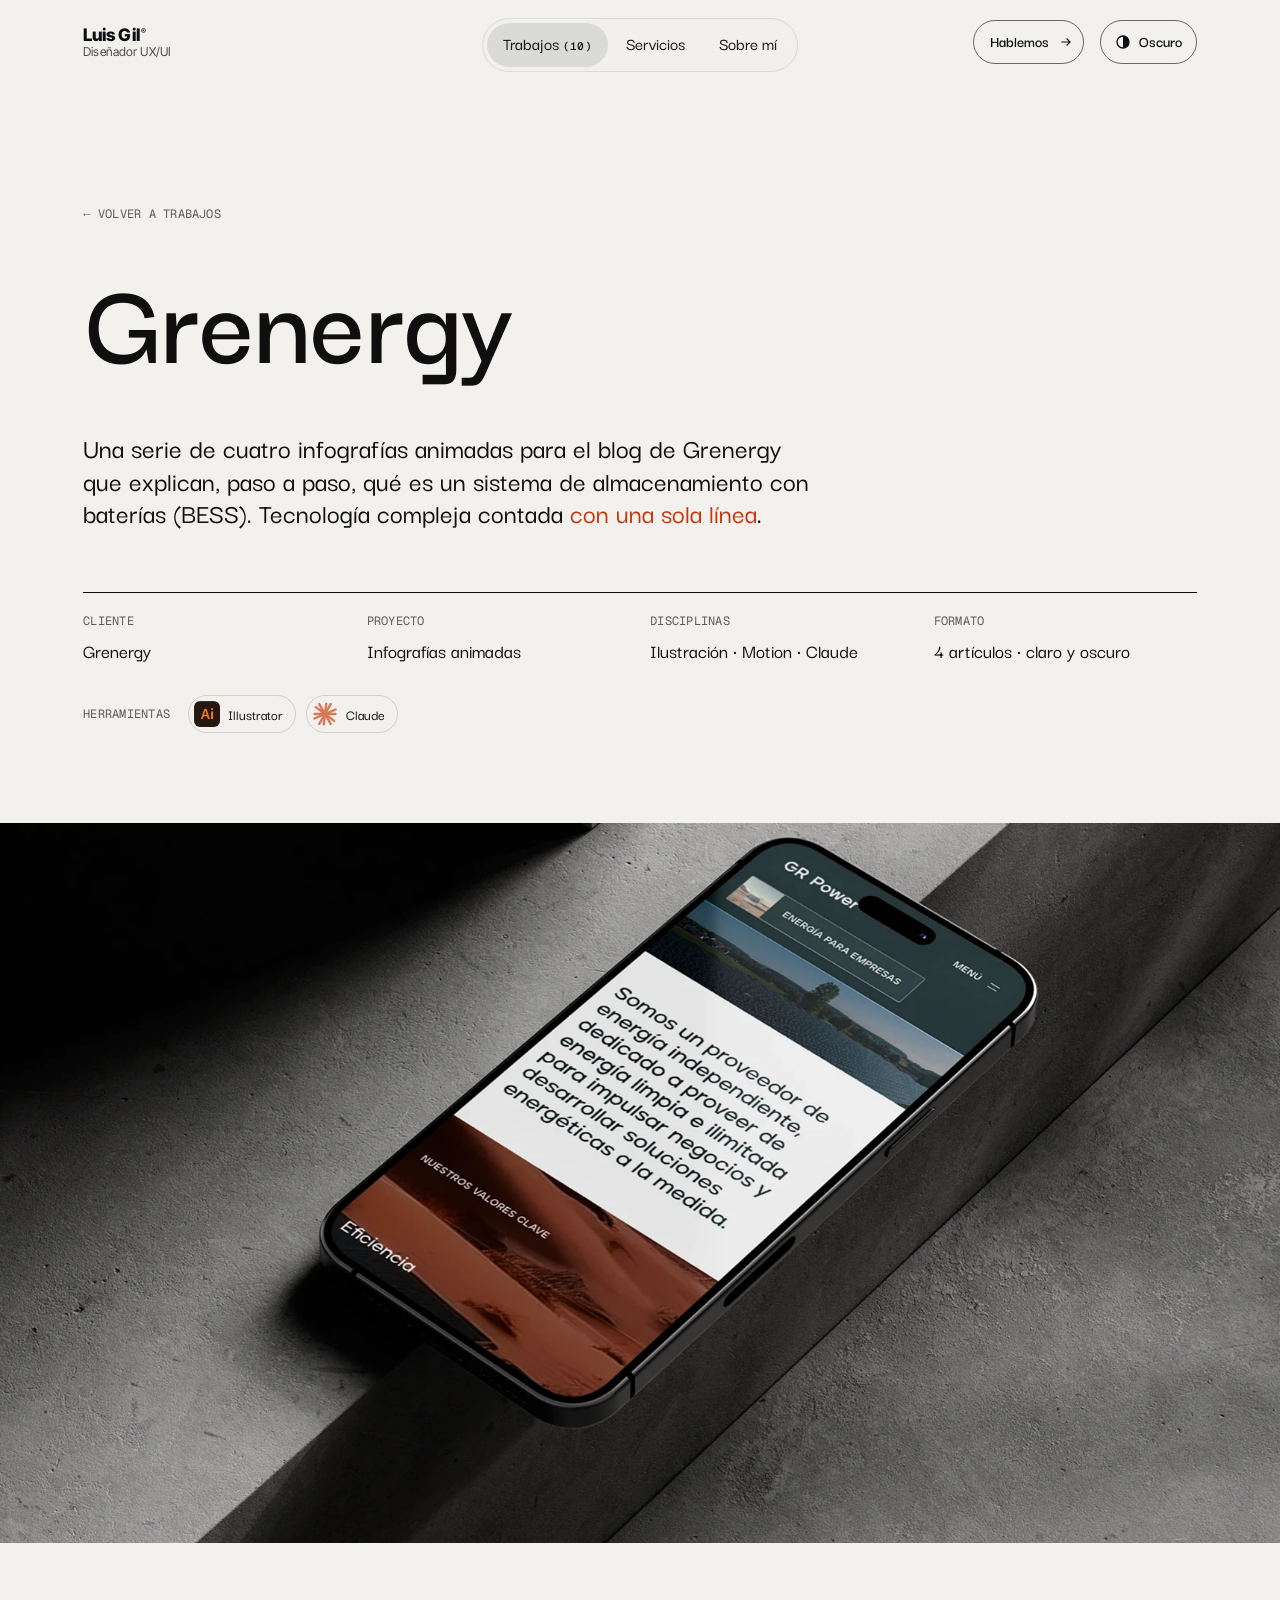
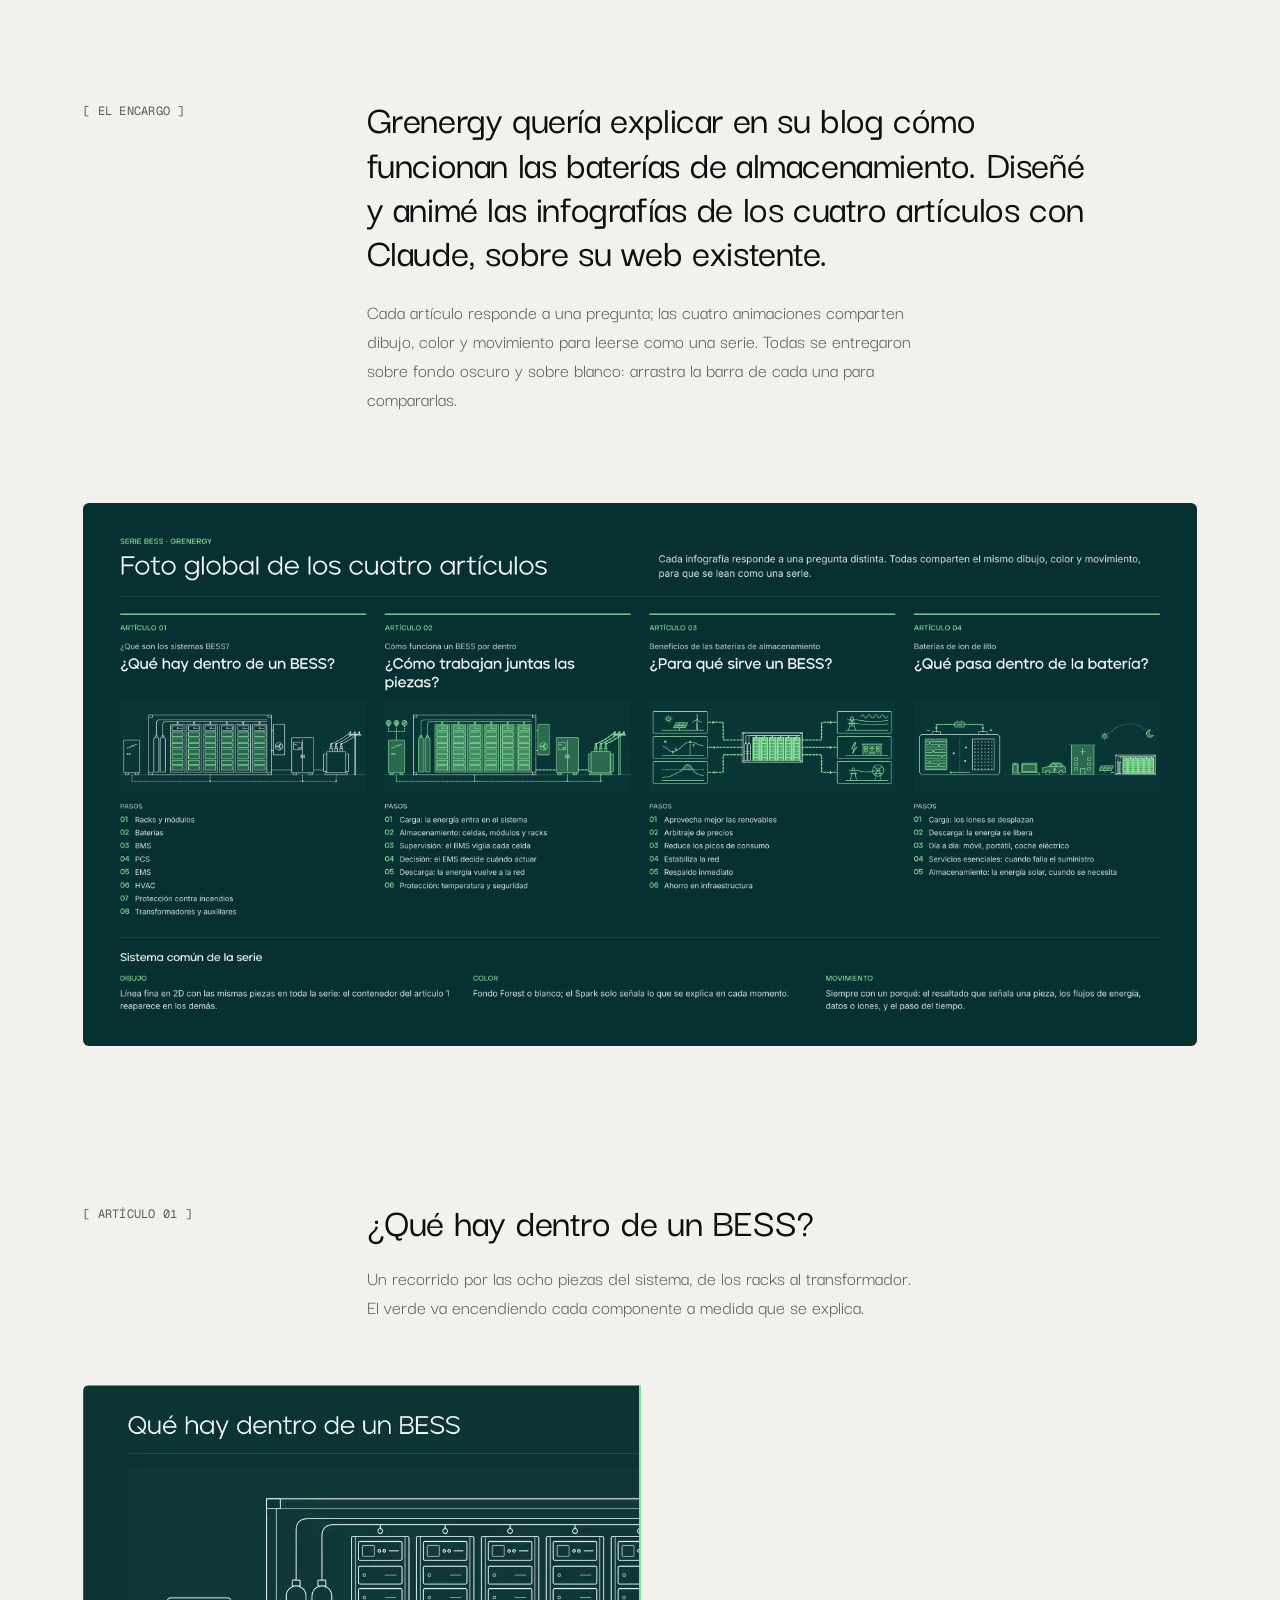
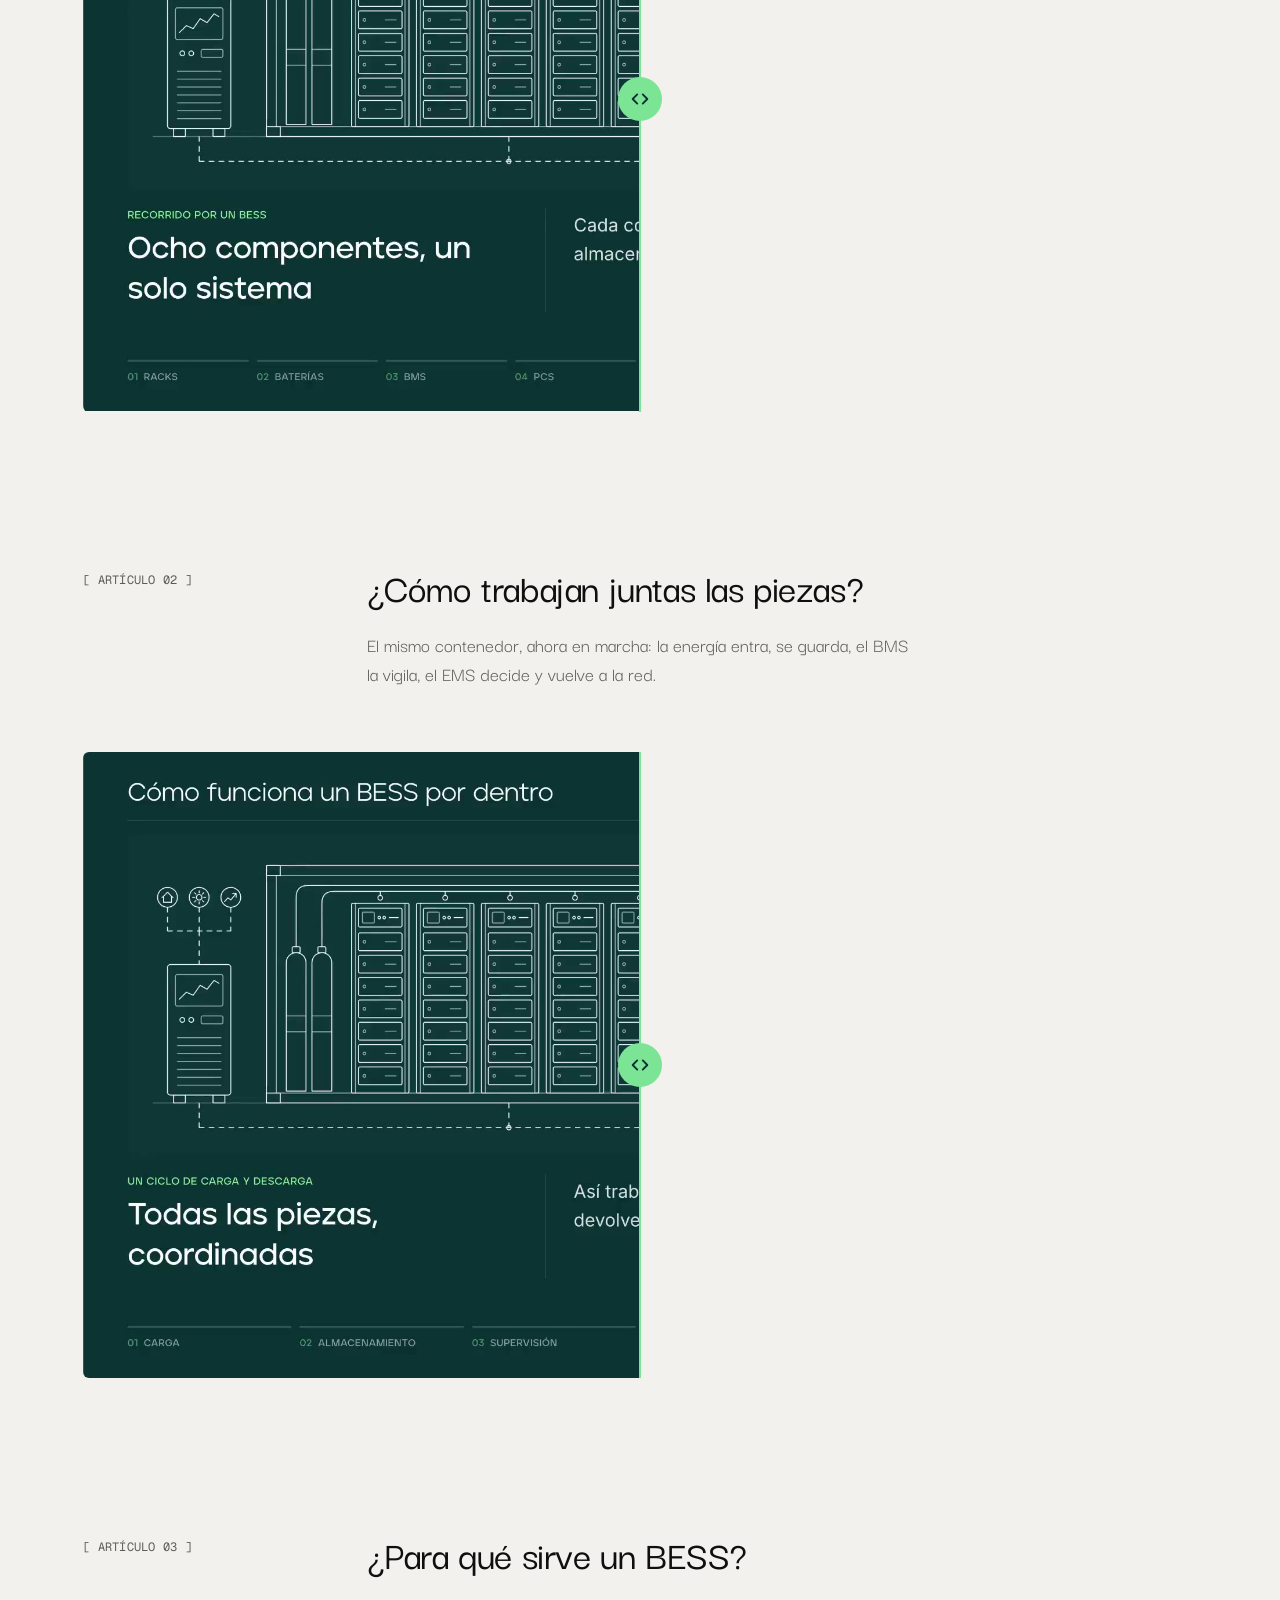
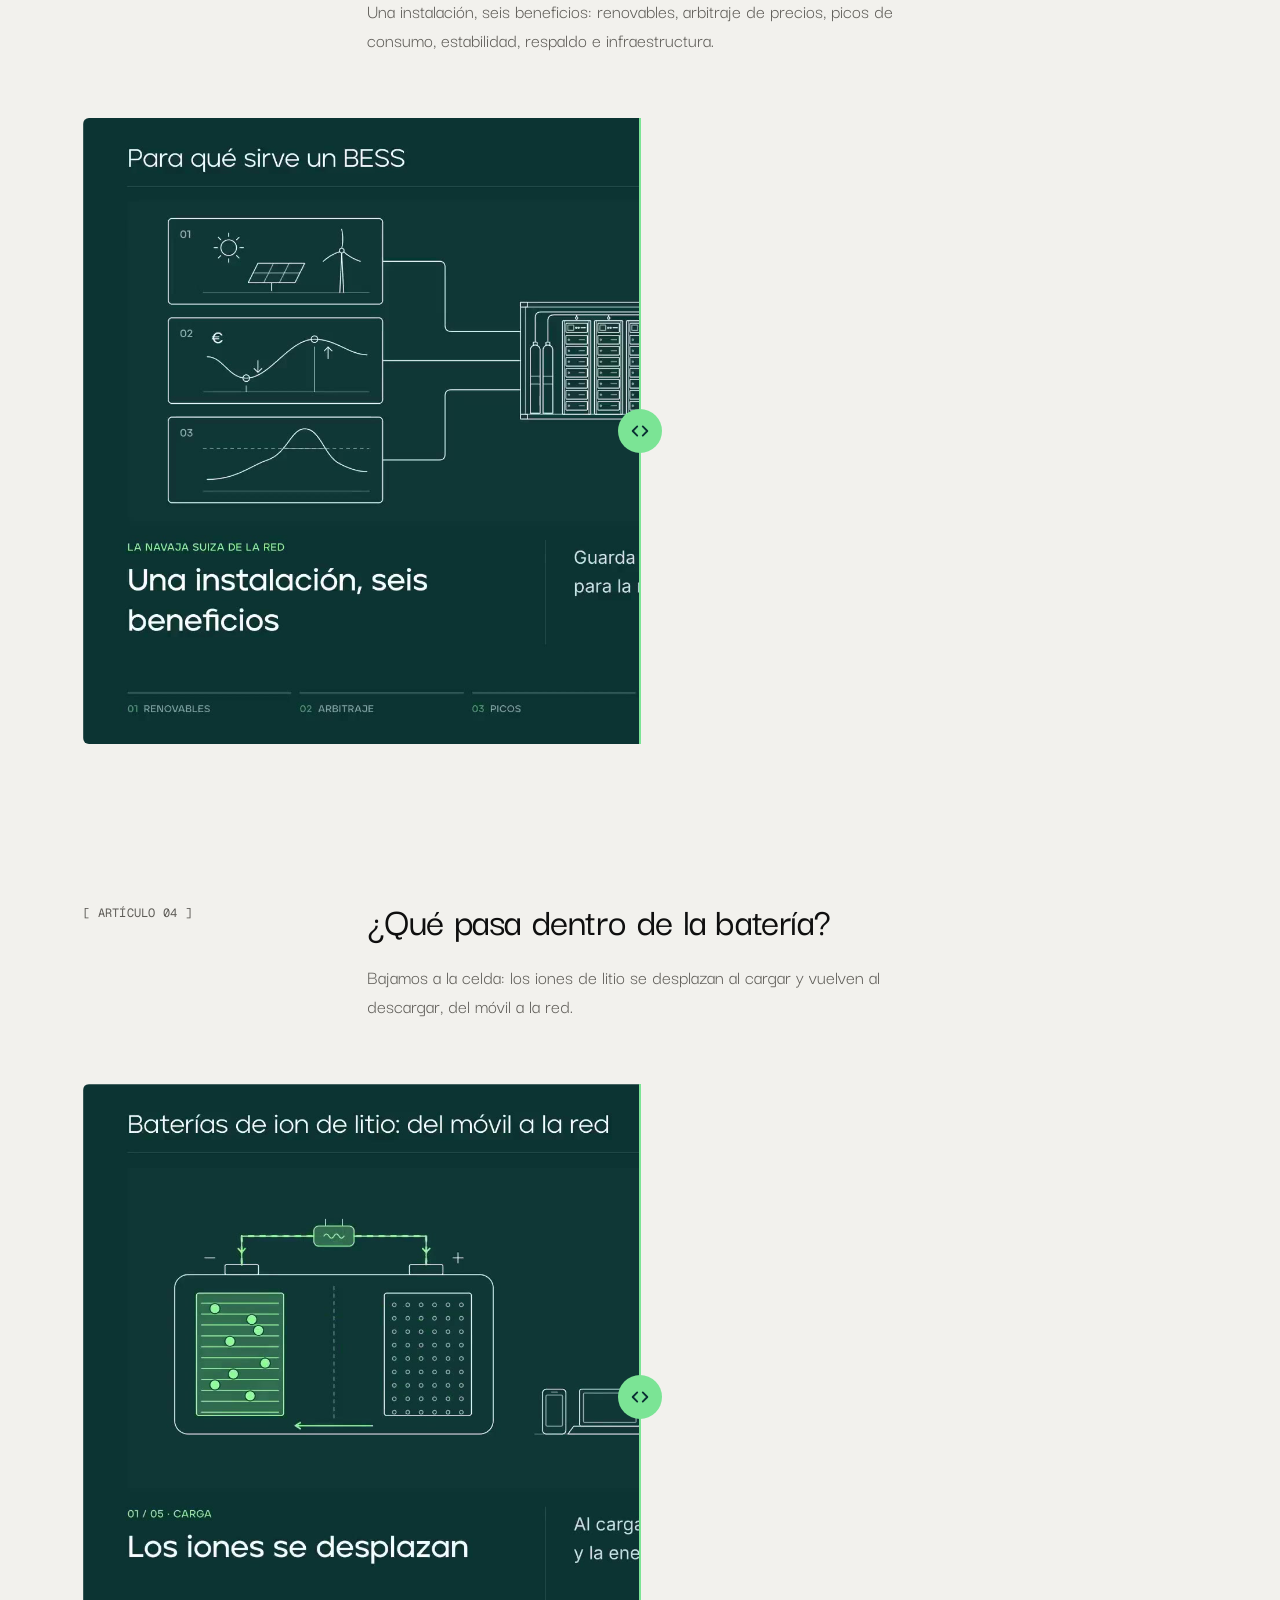
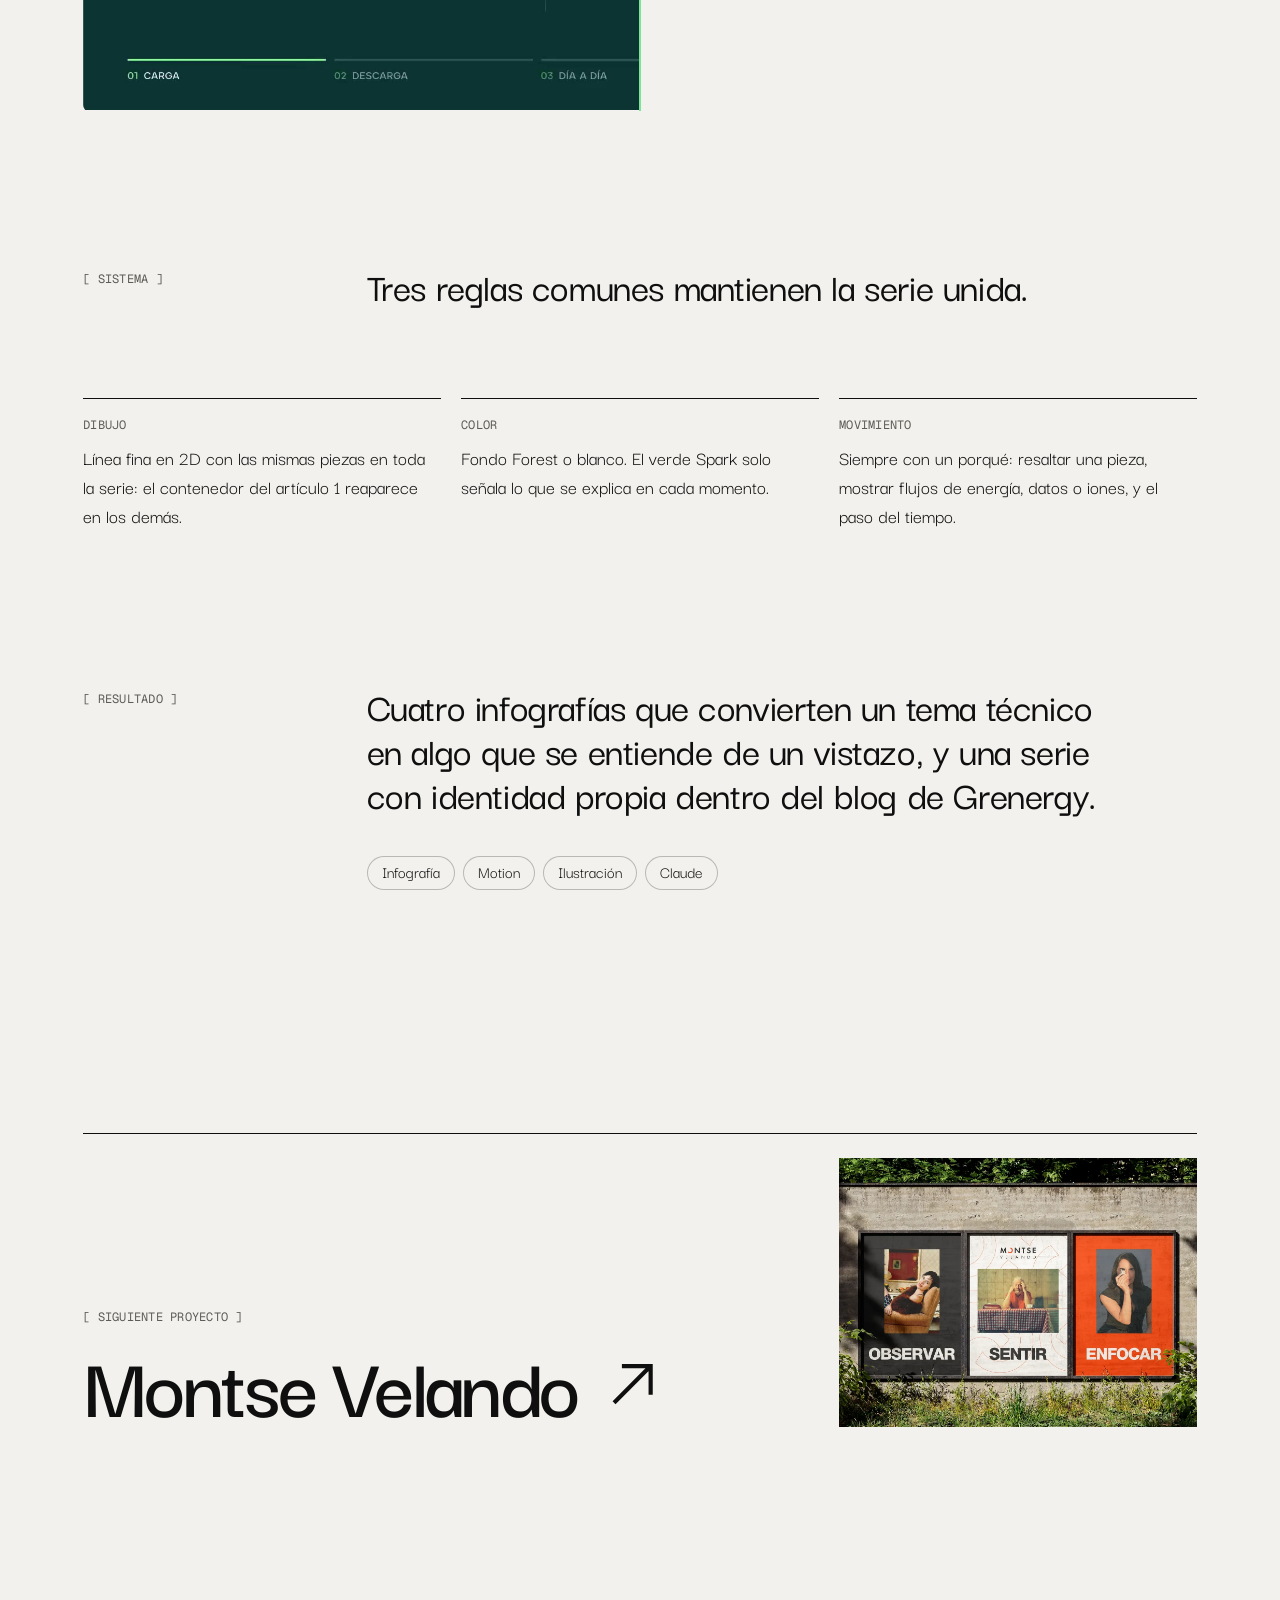
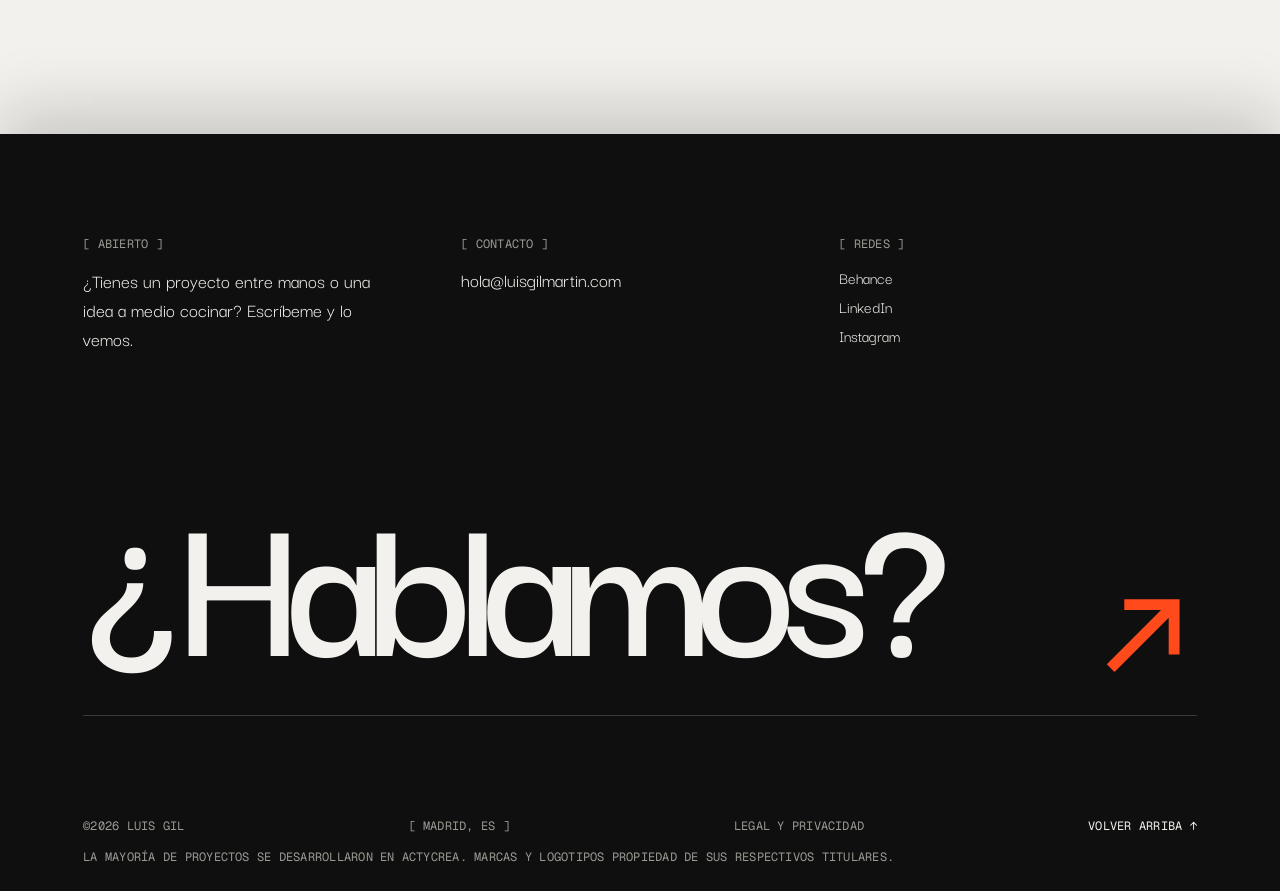
<file: proyecto-grenergy.html>
<!doctype html>
<html lang="es">
<head>
<meta charset="utf-8">
<meta name="robots" content="noindex, nofollow"><!-- TEMPORAL: quitar en el lanzamiento -->
<meta name="viewport" content="width=device-width, initial-scale=1, viewport-fit=cover">
<title>Grenergy · Luis Gil</title>
<meta name="description" content="Portfolio de Luis Gil Martín, diseñador web y UX/UI en Madrid. Diseño web, branding y dirección de arte.">
<link rel="canonical" href="https://luisgilmartin.com/proyecto-grenergy.html">
<meta property="og:type" content="website"><meta property="og:locale" content="es_ES">
<meta property="og:title" content="Grenergy · Luis Gil"><meta property="og:description" content="Portfolio de Luis Gil Martín, diseñador web y UX/UI en Madrid. Diseño web, branding y dirección de arte.">
<meta property="og:url" content="https://luisgilmartin.com/proyecto-grenergy.html"><meta property="og:image" content="https://luisgilmartin.com/thumb.jpg">
<meta name="twitter:card" content="summary_large_image">
<link rel="icon" href="favicon.svg" type="image/svg+xml">
<link rel="stylesheet" href="fonts/fonts.css">
<style>
body{margin:0;background:#F2F1ED}
.lg-root{--gm:clamp(20px,6.5vw,128px);--gg:clamp(12px,1.6vw,24px);--accent:#FF4A1C;--bg:#F2F1ED;--fg:#0F0F0F;--muted:#5E5C57;--muted2:#8A8780;--muted-inv:#B9B7B1;--line:rgba(15,15,15,.075);--gline:rgba(15,15,15,.04);--fbg:#0F0F0F;--ffg:#F2F1ED;--fmuted:#9C9A94;--fline:#3A3936;transition:background-color .5s ease,color .5s ease}
.lg-root.lg-dark{--bg:#121211;--fg:#EEEDE9;--muted:#A3A19B;--muted2:#77756F;--muted-inv:#55534E;--line:rgba(238,237,233,.07);--gline:rgba(238,237,233,.035);--fbg:#F2F1ED;--ffg:#0F0F0F;--fmuted:#5E5C57;--fline:#CFCDC7;color-scheme:dark}
body:has(.lg-dark){background:#121211}
.lg-theme{min-height:44px;padding:0 14px;border:1px solid rgba(255,255,255,.6);border-radius:999px;background:transparent;color:#FFFFFF;font:inherit;font-size:16px;font-weight:600;display:inline-flex;align-items:center;gap:8px;cursor:pointer}
.lg-theme{transition:background-color .35s ease,color .35s ease,border-color .35s ease}
.lg-theme:hover{border-color:#FFFFFF;background:#FFFFFF;color:#000000}
.lg-theme:hover svg{transform:rotate(180deg)}
.lg-dark .lg-theme:hover svg{transform:rotate(360deg)}
.lg-theme:focus-visible,.lg-burger:focus-visible{outline:2px solid #FFFFFF;outline-offset:3px}
.lg-theme svg{transition:transform .6s cubic-bezier(.7,0,.2,1)}
.lg-dark .lg-theme svg{transform:rotate(180deg)}
.lg-t-dark{display:none}
.lg-theme .lg-t-light,.lg-theme .lg-t-dark{position:relative;top:-1.25px}
.lg-dark .lg-t-dark{display:inline}
.lg-dark .lg-t-light{display:none}
::view-transition-old(root),::view-transition-new(root){animation:none;mix-blend-mode:normal}
a{color:#0F0F0F;text-decoration:none}a:hover{color:#5E5C57}
.lg-root *{box-sizing:border-box}
.lg-mono{font-family:'Geist Mono',ui-monospace,monospace;font-size:12px;letter-spacing:.02em;text-transform:uppercase}
.lg-link{position:relative;display:inline-block}
.lg-link::after{content:"";position:absolute;left:0;right:0;bottom:-3px;height:1px;background:currentColor;transform:scaleX(0);transform-origin:right;transition:transform .5s cubic-bezier(.2,.8,.2,1)}
.lg-link:hover::after{transform:scaleX(1);transform-origin:left}
.lg-line{display:inline-block;overflow:hidden;vertical-align:bottom;line-height:1;padding:.06em .14em .24em .02em;margin-right:-.12em;margin-bottom:-.22em}
.lg-line > .lg-rise:last-child{letter-spacing:0}
.lg-rise{display:inline-block;transform:translateY(105%);animation:lgRise 1.1s cubic-bezier(.2,.8,.2,1) forwards}
@keyframes lgRise{to{transform:translateY(0)}}
.lg-fade{opacity:0;animation:lgFade 1s ease forwards}
.lg-pic{clip-path:inset(0 50% 0 50%);animation:lgPicIn 1s cubic-bezier(.7,0,.2,1) 2.8s forwards}
@keyframes lgPicIn{to{clip-path:inset(0 0 0 0)}}
.lg-pic-cycle{animation:lgPicCycle 6s steps(1) 3.8s infinite}
@keyframes lgPicCycle{0%{background:#D9D4C7}20%{background:#2A2926}40%{background:#C9CFD0}60%{background:#E3D6CC}80%{background:#BDB9AE}}
@keyframes lgFade{to{opacity:1}}
.lg-curtain{position:fixed;inset:0;z-index:50;pointer-events:none;animation:lgCurtain 1.1s cubic-bezier(.7,0,.2,1) 1.85s forwards}
@keyframes lgCurtain{to{transform:translateY(-100%)}}
.lg-track{display:flex;gap:16px;width:max-content;animation:lgMarquee 38s linear infinite}
@keyframes lgMarquee{to{transform:translateX(calc(-50% - 8px))}}
.lg-card .lg-media{overflow:hidden}
.lg-card .lg-media > div{transition:transform 1s cubic-bezier(.2,.8,.2,1)}
.lg-card:hover .lg-media > div{transform:scale(1.04)}
.lg-card .lg-media{--mx:0%;--my:0%;--py:0%;--s:1.16;--lx:50%;--ly:50%}
.lg-card:hover .lg-media{--s:1.22}
.lg-card .lg-media > div{position:relative}
.lg-card .lg-media img{transform:translate3d(var(--mx),calc(var(--py) + var(--my)),0) scale(var(--s));transition:transform .7s cubic-bezier(.2,.8,.2,1),filter .5s ease;will-change:transform}
.lg-lens{position:absolute;inset:0;pointer-events:none;opacity:0;transition:opacity .4s ease;-webkit-mask-image:radial-gradient(circle clamp(130px,17vw,250px) at var(--lx) var(--ly),#000 55%,transparent 100%);mask-image:radial-gradient(circle clamp(130px,17vw,250px) at var(--lx) var(--ly),#000 55%,transparent 100%)}
@media (hover:hover) and (pointer:fine){.lg-card:hover .lg-lens{opacity:1}.lg-card:hover .lg-media img.lg-base{filter:blur(10px)}}
.lg-card .lg-arrow{transition:transform .5s cubic-bezier(.2,.8,.2,1)}
.lg-card:hover .lg-arrow{transform:translateX(6px) rotate(-45deg)}
.lg-cta .lg-roll{display:inline-block;overflow:hidden;line-height:1;vertical-align:bottom;padding:.04em .08em .04em 0;margin-right:-.15em;letter-spacing:0}
.lg-cta .lg-roll > span{position:relative;display:inline-block;transition:transform .6s cubic-bezier(.7,0,.2,1);transition-delay:calc(var(--i) * 35ms)}
.lg-cta .lg-roll > span::after{content:attr(data-l);position:absolute;left:0;top:calc(100% + .04em)}
.lg-cta:hover .lg-roll > span,.lg-cta:focus-visible .lg-roll > span{transform:translateY(calc(-100% - .04em))}
.lg-cta svg{transition:transform .6s cubic-bezier(.7,0,.2,1)}
.lg-cta:hover svg,.lg-cta:focus-visible svg{transform:rotate(45deg)}
@media (prefers-reduced-motion:reduce){.lg-cta .lg-roll > span,.lg-cta svg{transition:none}}
[hidden]{display:none !important}
.lg-burger{display:none}
.mg-heroimg{margin:clamp(56px,7vw,110px) calc(var(--gm) * -1) 0;width:auto;overflow:hidden}
.mg-heroimg img{display:block;width:100%;height:min(56.25vw,100svh);object-fit:cover}
.mg-heroimg{height:min(56.25vw,100svh)}
.mg-heroimg{position:relative}
.mg-heroimg img{height:112% !important;position:relative;top:-6%;will-change:transform;transform:translate3d(0,0,0)}
@media (prefers-reduced-motion:reduce){.mg-heroimg img{height:100% !important;top:0}}
.lg-wm{display:inline-block;overflow:hidden;vertical-align:bottom;padding:.12em 0 .14em;margin:-.12em 0 -.14em}
.lg-word{display:inline-block;transform:translate3d(0,112%,0);transition:transform .7s cubic-bezier(.16,1,.3,1) var(--d,0s)}
.is-revealed .lg-word{transform:none}
.lg-slot{position:relative;border-radius:6px;overflow:hidden;background:color-mix(in srgb,var(--fg) 7%,var(--bg));background-image:linear-gradient(to right,color-mix(in srgb,var(--fg) 6%,transparent) 1px,transparent 1px),linear-gradient(to bottom,color-mix(in srgb,var(--fg) 6%,transparent) 1px,transparent 1px);background-size:40px 40px}
.lg-slot > img,.lg-slot > video{position:absolute;inset:0;width:100%;height:100%;object-fit:cover;display:block}
.lg-slot-info{position:absolute;left:16px;right:16px;bottom:14px;display:flex;justify-content:space-between;align-items:flex-end;gap:12px;flex-wrap:wrap}
.lg-slot-kind{display:inline-flex;align-items:center;gap:6px;padding:4px 10px;border-radius:999px;border:1px solid color-mix(in srgb,var(--fg) 20%,transparent);background:var(--bg)}
.lg-slot-phone{border-radius:24px}
.lg-menu{animation:lgMenuFade .35s ease both}
@keyframes lgMenuFade{from{opacity:0}}
.lg-menu .lg-mrow,.lg-menu .lg-mfoot{animation:lgMenuIn .8s cubic-bezier(.2,.8,.2,1) both;animation-delay:calc(var(--i) * 70ms + 120ms)}
@keyframes lgMenuIn{from{opacity:0;transform:translateY(28px)}to{opacity:1;transform:none}}
.lg-mrow{display:grid;grid-template-columns:minmax(0,1fr) auto;align-items:center;padding:18px 0;border-bottom:1px solid #3A3936;color:#F2F1ED !important}
.lg-mrow .lg-mlabel{font-size:clamp(38px,11vw,52px);font-weight:500;line-height:1;letter-spacing:-0.01em;position:relative;top:-0.06em}
.lg-mrow[aria-current="page"] .lg-mlabel{color:#FF4A1C}
.lg-mrow svg{transition:transform .5s cubic-bezier(.2,.8,.2,1)}
.lg-mrow:hover svg,.lg-mrow:focus-visible svg{transform:rotate(-45deg)}
.lg-mclose{border-color:rgba(242,241,237,.6) !important;transition:background-color .35s ease,color .35s ease}
.lg-mclose:hover{background:#F2F1ED !important;color:#0F0F0F !important}
@media (prefers-reduced-motion:reduce){.lg-menu,.lg-menu .lg-mrow,.lg-menu .lg-mfoot{animation:none}}
.lg-btn-label{position:relative;top:-1.25px}
.lg-burger{transition:background-color .35s ease,color .35s ease,border-color .35s ease}
.lg-burger:hover{border-color:#FFFFFF !important;background:#FFFFFF !important;color:#000000 !important}
.lg-num{font-family:'Geist Mono',ui-monospace,monospace;font-size:12px;font-weight:400;letter-spacing:.02em;line-height:1.2;text-transform:uppercase;color:var(--accent-text) !important}
.lg-cols{display:grid;grid-template-columns:repeat(12,minmax(0,1fr));column-gap:var(--gg);row-gap:24px}
.lg-cols > *{min-width:0}
.lg-nav-pill .lg-link[aria-current="page"]{background:color-mix(in srgb,var(--fg) 10%,transparent)}
.lg-tag{background:var(--bg);display:inline-flex;align-items:center;min-height:34px;padding:0 14px 4px;border:1px solid color-mix(in srgb,var(--fg) 25%,transparent);border-radius:999px;font-size:17px}
@media (max-width:860px){.lg-cols > *{grid-column:1 / -1 !important}}
.lg-nav-pill{position:fixed;top:18px;left:50%;transform:translateX(-50%);z-index:21;background:color-mix(in srgb,var(--bg) 80%,transparent);-webkit-backdrop-filter:blur(14px);backdrop-filter:blur(14px);border:1px solid color-mix(in srgb,var(--fg) 10%,transparent);border-radius:999px;padding:4px}
.lg-nav-pill .lg-link{color:var(--fg) !important;padding:7px 16px 9px;line-height:1.2;border-radius:999px;transition:background-color .3s ease}
.lg-nav-pill .lg-link:hover{background:color-mix(in srgb,var(--fg) 8%,transparent)}
.lg-nav-pill .lg-link::after{left:16px;right:16px;bottom:7px}
@media (max-width:560px){
.lg-name{grid-template-columns:minmax(0,1fr) !important;font-size:min(calc((100vw - 2 * var(--gm)) / 1.42),260px) !important;row-gap:0;--lg-gap-b:-.23em}
.lg-name > .lg-line{justify-self:center !important;padding:.06em .07em .02em !important;margin:0 !important}
.lg-name > .lg-line:first-of-type{margin-bottom:var(--lg-gap-a,0) !important}
.lg-name > .lg-line:last-of-type{margin-top:var(--lg-gap-b,0) !important}
.lg-name > .lg-pic{width:100% !important;height:auto !important;aspect-ratio:1.85;align-self:auto !important;border-radius:8px !important}
}
.lg-pw{display:inline-block;white-space:nowrap}
.lg-pl{display:inline-block;font-weight:500}
.lg-cursor{position:fixed;left:0;top:0;width:14px;height:14px;margin:-7px 0 0 -7px;border-radius:50%;background:#FF4A1C;pointer-events:none;z-index:60;opacity:0;transition:width .35s cubic-bezier(.2,.8,.2,1),height .35s cubic-bezier(.2,.8,.2,1),margin .35s cubic-bezier(.2,.8,.2,1),opacity .3s ease;will-change:transform}
.lg-cursor.is-on{opacity:1}
.lg-cursor.is-hover{width:56px;height:56px;margin:-28px 0 0 -28px;opacity:.85}
@media (hover:hover) and (pointer:fine){.lg-root,.lg-root a,.lg-root button{cursor:none}}
@media (hover:none),(pointer:coarse){.lg-cursor{display:none}}
html,body{overflow-x:clip}
.lg-grid{position:fixed;inset:0;z-index:0;pointer-events:none;display:grid;grid-template-columns:repeat(12,minmax(0,1fr));column-gap:var(--gg);padding-left:var(--gm);padding-right:var(--gm)}
.lg-grid > span{border-left:1px solid var(--gline,var(--line));border-right:1px solid var(--gline,var(--line));transform-origin:top;transform:scaleY(0);animation:lgGridIn 1.4s cubic-bezier(.7,0,.2,1) forwards}
.lg-main{position:sticky;z-index:1}
.lg-root > footer{position:relative;z-index:2;box-shadow:0 -24px 60px rgba(15,15,15,.18)}
.lg-shade{position:absolute;inset:0;background:#0F0F0F;opacity:0;pointer-events:none;z-index:5}
@keyframes lgGridIn{to{transform:scaleY(1)}}
@media (max-width:860px){.lg-grid{grid-template-columns:repeat(4,minmax(0,1fr))}.lg-grid > span:nth-child(n+5){display:none}}
@media (max-width:860px){
.lg-nav{display:none !important}
.lg-burger{display:inline-flex}
.lg-works{grid-template-columns:minmax(0,1fr) !important}
.lg-works > a{margin-top:0 !important}
.lg-svcs{grid-template-columns:minmax(0,1fr) !important}
.lg-split{flex-direction:column !important;align-items:flex-start !important}
}
@media (prefers-reduced-motion:reduce){
.lg-rise{animation:none;transform:none}
.lg-pic{animation:none;clip-path:none}
.lg-pic-cycle{animation:none}
.lg-fade{animation:none;opacity:1}
.lg-curtain{display:none}
.lg-grid > span{animation:none;transform:none}
.lg-track{animation:none}
}
/* Scroll reveal ( added by JS only, so content stays visible without it ) */
.lg-rv{opacity:0;transform:translate3d(0,48px,0);transition:opacity .6s ease var(--rd,0s),transform .8s cubic-bezier(.16,1,.3,1) var(--rd,0s) !important}
.lg-rv.is-in{opacity:1;transform:none}
.lg-rv-media{clip-path:inset(100% 0 0 0);transition:clip-path .7s cubic-bezier(.7,0,.2,1) var(--rd,0s) !important}
.lg-rv-media img{scale:1.22;backface-visibility:hidden;transition:scale .95s cubic-bezier(.16,1,.3,1) var(--rd,0s) !important}
.lg-rv-media.is-in{clip-path:inset(0 0 0 0)}
.lg-rv-media.is-in img{scale:1}
.lg-card .lg-rv-media{clip-path:none !important;opacity:0;transition:opacity .7s ease var(--rd,0s) !important}
.lg-card .lg-rv-media img{scale:1 !important}
.lg-card .lg-rv-media.is-in{opacity:1}
.lg-card .lg-media{background:var(--bg)}
/* Main buttons */
.lg-btn{position:relative;isolation:isolate;overflow:hidden;display:inline-flex !important;align-items:center;gap:14px !important;min-height:52px !important;padding:0 6px 0 22px;border:1px solid var(--fg);border-radius:999px;color:var(--fg) !important;font-size:18px !important;font-weight:600 !important;line-height:1;transition:color .45s cubic-bezier(.7,0,.2,1),border-color .45s ease}
.lg-btn::before{content:"";position:absolute;z-index:-1;right:6px;top:50%;width:40px;height:40px;margin-top:-20px;border-radius:50%;background:var(--fg);transform:scale(1);transition:transform .7s cubic-bezier(.7,0,.2,1)}
.lg-btn > .lg-btn-t{position:relative;top:-1px}
.lg-btn .lg-mono{color:inherit;opacity:.6;margin-left:-8px}
.lg-btn-ic{display:inline-flex;align-items:center;justify-content:center;flex:none;width:40px;height:40px;border-radius:50%;background:var(--fg);color:var(--bg);overflow:hidden;transition:background-color .45s ease,color .45s ease,transform .6s cubic-bezier(.7,0,.2,1)}
.lg-btn-ic svg{width:15px;height:15px}
.lg-btn:hover,.lg-btn:focus-visible{color:var(--bg) !important;transition:color .3s ease .2s,border-color .45s ease}
.lg-btn:hover::before,.lg-btn:focus-visible::before{transform:scale(16)}
.lg-btn:hover .lg-btn-ic,.lg-btn:focus-visible .lg-btn-ic{transform:rotate(-45deg)}
.lg-btn:focus-visible{outline:2px solid var(--accent);outline-offset:3px}
@keyframes lgArrowLoop{0%{transform:none}49%{transform:translateX(160%)}50%{transform:translateX(-160%)}100%{transform:none}}
.lg-hbtn{min-height:44px;padding:0 10px 0 16px;border:1px solid rgba(255,255,255,.6);border-radius:999px;color:#FFFFFF;font-size:16px !important;font-weight:600 !important;display:inline-flex;align-items:center;gap:10px !important;transition:background-color .35s ease,color .35s ease,border-color .35s ease}
.lg-hbtn > span{position:relative;top:-1.25px}
.lg-hbtn svg{transition:transform .5s cubic-bezier(.2,.8,.2,1)}
.lg-hbtn:hover,.lg-hbtn:focus-visible{background:#FFFFFF;border-color:#FFFFFF;color:#000000 !important}
.lg-hbtn:hover svg,.lg-hbtn:focus-visible svg{transform:rotate(-45deg)}
.lg-hbtn:focus-visible{outline:2px solid #FFFFFF;outline-offset:3px}
@media (prefers-reduced-motion:reduce){.lg-btn::before,.lg-btn,.lg-btn-ic,.lg-hbtn,.lg-hbtn svg{transition:none}.lg-btn:hover .lg-btn-ic{transform:none}}
/* Design review fixes: dark-mode links, readable accent text, touch targets, small text */
.lg-root{--accent-text:#C9350C}
.lg-root.lg-dark{--accent-text:#FF4A1C}
.lg-root a{color:var(--fg)}
.lg-root a:hover{color:var(--muted)}
.lg-main a.lg-link,.lg-root footer a.lg-link{padding-block:12px;margin-block:-12px}
.lg-main a.lg-link::after,.lg-root footer a.lg-link::after{bottom:9px}
.lg-nav-pill a.lg-link{padding:10px 16px 12px}
.lg-nav-pill a.lg-link::after{bottom:10px}
.lg-root > header > a:first-child{padding-block:5px;margin-block:-5px}
.lg-slot-info .lg-mono{color:var(--fg) !important}
.lg-track > div:has(> img)::after{content:"";position:absolute;inset:auto 0 0;height:60%;background:linear-gradient(to top,rgba(0,0,0,.55),rgba(0,0,0,0));pointer-events:none}
.lg-track > div > img + .lg-mono{z-index:1}
.lg-main a.lg-link.lg-mono,.lg-root footer .lg-mono a.lg-link{padding-block:14px;margin-block:-14px}
.lg-main a.lg-link.lg-mono::after,.lg-root footer .lg-mono a.lg-link::after{bottom:11px}
/* Case studies: device mockups and media */
.pj-media{position:relative;overflow:hidden;background:color-mix(in srgb,var(--fg) 5%,var(--bg))}
.pj-media > img,.pj-media > video{display:block;width:100%;height:100%;object-fit:cover}
.pj-band{background:color-mix(in srgb,var(--fg) 4%,var(--bg))}
.pj-browser{border:1px solid color-mix(in srgb,var(--fg) 14%,transparent);border-radius:10px;overflow:hidden;background:var(--bg);box-shadow:0 40px 90px -50px rgba(15,15,15,.45)}
.pj-bar{height:36px;display:flex;align-items:center;gap:6px;padding:0 14px;border-bottom:1px solid color-mix(in srgb,var(--fg) 10%,transparent);position:relative}
.pj-bar i{width:9px;height:9px;border-radius:50%;border:1px solid color-mix(in srgb,var(--fg) 30%,transparent)}
.pj-bar span{position:absolute;left:50%;transform:translateX(-50%);font-family:'Geist Mono',ui-monospace,monospace;font-size:11px;letter-spacing:.02em;color:var(--muted);padding:3px 14px;border-radius:999px;background:color-mix(in srgb,var(--fg) 5%,transparent);white-space:nowrap}
.pj-view{position:relative;overflow:hidden;container-type:size;background:#0F0F0F}
.pj-view > video,.pj-view > img{display:block;width:100%;height:100%;object-fit:cover;object-position:top}
.pj-scroll > img{height:auto !important;object-fit:initial !important;animation:pjScroll var(--dur,30s) cubic-bezier(.45,0,.55,1) infinite alternate}
.pj-scroll:hover > img{animation-play-state:paused}
@keyframes pjScroll{0%,5%{translate:0 0}95%,100%{translate:0 calc(-100% + 100cqh)}}
.pj-phone{position:relative;width:100%;max-width:calc((100svh - 160px) * .4615);margin-inline:auto;aspect-ratio:9 / 19.5;border-radius:42px;padding:9px;background:#0F0F0F;box-shadow:0 40px 80px -40px rgba(15,15,15,.55),inset 0 0 0 1px rgba(255,255,255,.08)}
.pj-phone::after{content:"";position:absolute;top:18px;left:50%;width:30%;height:22px;margin-left:-15%;border-radius:999px;background:#0F0F0F;z-index:2}
.pj-screen{width:100%;height:100%;border-radius:33px;overflow:hidden;background:#000}
.pj-screen video,.pj-screen img{display:block;width:100%;height:100%;object-fit:cover;object-position:top}
.pj-cap{display:block;margin-top:14px;color:var(--muted)}
.pj-quote{margin:0;font-size:clamp(28px,3.6vw,56px);line-height:1.02;letter-spacing:-0.015em;font-weight:500}
@media (prefers-reduced-motion:reduce){.pj-scroll > img{animation:none}}
.lg-grid{display:none !important}
.bx{--bxbg:var(--bg);background:var(--bxbg);border-radius:8px;padding:clamp(28px,5vw,80px);display:flex;align-items:center;justify-content:center;height:100%;box-sizing:border-box}
.lg-dark .bx{--bxbg:var(--bg)}
.bx img{display:block;max-width:100%;height:auto}
.gr-step{border-radius:6px;overflow:hidden;background:#0A2E33}
.gr-stage{position:relative;aspect-ratio:16/9}
.gr-stage img{position:absolute;inset:0;width:100%;height:100%;object-fit:cover;opacity:0;transition:opacity .5s ease}
.gr-stage img.is-on{opacity:1}
.gr-tabs{display:grid;grid-template-columns:repeat(8,minmax(0,1fr));border-top:1px solid rgba(255,255,255,.08)}
.gr-tabs button{all:unset;cursor:pointer;padding:14px 12px;font-family:'Geist Mono',ui-monospace,monospace;font-size:11px;letter-spacing:.02em;text-transform:uppercase;color:rgba(255,255,255,.55);border-top:2px solid transparent;margin-top:-1px;transition:color .2s,border-color .2s}
.gr-tabs button span{color:#7BE495;margin-right:6px}
.gr-tabs button:hover,.gr-tabs button[aria-selected="true"]{color:#fff;border-top-color:#7BE495}
.gr-tabs button:focus-visible{outline:2px solid #7BE495;outline-offset:-2px}
@media (max-width:760px){.gr-tabs{grid-template-columns:repeat(4,minmax(0,1fr))}}
.gr-cmp{position:relative;aspect-ratio:16/9;border-radius:6px;overflow:hidden;user-select:none}
.gr-cmp img,.gr-cmp video{position:absolute;inset:0;width:100%;height:100%;object-fit:cover;display:block}
.gr-cmp-top{position:absolute;inset:0;clip-path:inset(0 calc(100% - var(--p)) 0 0) !important;transition:none !important}
.gr-cmp img,.gr-cmp video,.gr-stage img{scale:1 !important}
@media (max-width:760px){.gr-grid figure{grid-column:span 6 !important}}
.gr-stage{clip-path:none !important}
.gr-cmp-bar{position:absolute;top:0;bottom:0;left:var(--p);width:2px;margin-left:-1px;background:#7BE495;pointer-events:none}
.gr-cmp-bar span{position:absolute;top:50%;left:50%;width:44px;height:44px;margin:-22px 0 0 -22px;border-radius:50%;background:#7BE495;color:#0A2E33;display:flex;align-items:center;justify-content:center;line-height:0}
.gr-cmp input{position:absolute;inset:0;width:100%;height:100%;opacity:0;cursor:ew-resize;margin:0}
/* nx-noblur */.lg-card:hover .lg-media img.lg-base{filter:none !important}
.pj-tools{display:flex;align-items:center;gap:18px;flex-wrap:wrap;margin-top:clamp(20px,2.4vw,32px)}
.pj-tools ul{display:flex;gap:10px;flex-wrap:wrap;margin:0;padding:0;list-style:none}
.pj-tools li{display:inline-flex;align-items:center;gap:8px;padding:5px 12px 5px 5px;border-radius:999px;border:1px solid color-mix(in srgb,var(--fg) 14%,transparent);font-size:15px;font-weight:500}
.pj-tools li img{display:block;width:26px;height:26px;object-fit:contain;border-radius:6px}
</style>
</head>
<body>

<div class="lg-root" style="width: 100%; min-height: 100vh; background: var(--bg); color: var(--fg); font-family: 'Darker Grotesque', system-ui, sans-serif; font-size: 18px; position: relative">


<div class="lg-grid" aria-hidden="true"><span style="animation-delay: 0.20s"></span><span style="animation-delay: 0.26s"></span><span style="animation-delay: 0.32s"></span><span style="animation-delay: 0.38s"></span><span style="animation-delay: 0.44s"></span><span style="animation-delay: 0.50s"></span><span style="animation-delay: 0.56s"></span><span style="animation-delay: 0.62s"></span><span style="animation-delay: 0.68s"></span><span style="animation-delay: 0.74s"></span><span style="animation-delay: 0.80s"></span><span style="animation-delay: 0.86s"></span></div>


<div class="lg-cursor" aria-hidden="true" style="background: #FF4A1C"></div>


<header style="position: sticky; top: 0; z-index: 20; mix-blend-mode: difference; color: #FFFFFF; padding: 20px var(--gm); display: flex; align-items: center; justify-content: space-between; gap: 24px">
<a href="index.html" aria-label="Luis Gil, Diseñador UX/UI, inicio" style="font-family: 'Inter Tight', system-ui, sans-serif; display: inline-flex; flex-direction: column; gap: 2px; color: #FFFFFF; line-height: 1">
<span style="font-weight: 800; font-size: clamp(16px, 1.35vw, 20px); letter-spacing: 0">Luis Gil<sup style="font-size: 0.45em; font-weight: 500; letter-spacing: 0; margin-left: 1px; vertical-align: 0.9em">®</sup></span>
<span style="font-weight: 400; font-size: clamp(12px, 0.95vw, 14px); letter-spacing: 0.01em; opacity: 0.72">Diseñador UX/UI</span>
</a>
<div style="display: flex; align-items: center; gap: 16px">
<a class="lg-hbtn lg-nav" href="#contacto" style="color: #FFFFFF"><span>Hablemos</span>
<svg width="14" height="14" viewBox="0 0 24 24" aria-hidden="true"><path d="M4 12h15M13 6l6 6-6 6" fill="none" stroke="currentColor" stroke-width="2"></path></svg></a>
<button class="lg-theme" type="button" data-theme-toggle aria-label="Cambiar entre modo claro y oscuro"><svg width="16" height="16" viewBox="0 0 24 24" aria-hidden="true"><circle cx="12" cy="12" r="9" fill="none" stroke="currentColor" stroke-width="2"></circle><path d="M12 3a9 9 0 0 1 0 18z" fill="currentColor"></path></svg><span class="lg-t-light">Oscuro</span><span class="lg-t-dark">Claro</span></button>
<button class="lg-burger" type="button" data-menu-open style="min-height: 44px; padding: 0 16px; border: 1px solid rgba(255,255,255,.6); border-radius: 999px; background: transparent; color: #FFFFFF; font: inherit; font-size: 16px; font-weight: 600; align-items: center; cursor: pointer"><span class="lg-btn-label">Menú</span></button>
</div>
</header>
<nav class="lg-nav lg-nav-pill" aria-label="Principal" style="display: flex; align-items: center; gap: 2px; font-size: 18px; font-weight: 500">
<a class="lg-link" aria-current="page" href="trabajos.html">Trabajos <span class="lg-mono" style="font-size: 11px">(10)</span></a>
<a class="lg-link" href="servicios.html">Servicios</a>
<a class="lg-link" href="sobre-mi.html">Sobre mí</a>
</nav>

<div class="lg-main" style="top: 0px">
<div class="lg-shade" aria-hidden="true" style="opacity: 0"></div>
<section style="padding: calc(74px + clamp(56px, 9vw, 140px)) var(--gm) 0; margin-top: -74px">
<a class="lg-link lg-mono lg-fade" href="trabajos.html" style="color: var(--muted); animation-delay: .1s">← Volver a trabajos</a>
<div class="lg-cols" style="margin-top: clamp(16px, 2vw, 28px); align-items: end">
<h1 aria-label="Grenergy" style="grid-column: 1 / span 11; margin: 0; font-size: clamp(56px, 9.5vw, 156px); line-height: 0.95; letter-spacing: -0.035em; font-weight: 600"><span class="lg-line" aria-hidden="true"><span class="lg-rise" style="animation-delay: 0.25s">Grenergy</span></span></h1>
</div>
<div class="lg-cols" style="margin-top: clamp(28px, 4vw, 56px)">
<p class="lg-fade" style="grid-column: 1 / span 8; margin: 0; font-size: clamp(22px, 2.2vw, 32px); line-height: 1.15; font-weight: 500; animation-delay: .7s">Una serie de cuatro infografías animadas para el blog de Grenergy que explican, paso a paso, qué es un sistema de almacenamiento con baterías (BESS). Tecnología compleja contada <em style="font-style: normal; color: var(--accent-text)">con una sola línea</em>.</p>
</div>
<div class="lg-cols lg-fade" style="margin-top: clamp(40px, 5vw, 72px); padding-top: 20px; border-top: 1px solid var(--fg); animation-delay: .85s"><div style="grid-column: span 3; display: flex; flex-direction: column; gap: 8px"><span class="lg-mono" style="color: var(--muted)">Cliente</span><span style="font-size: 20px; font-weight: 500">Grenergy</span></div><div style="grid-column: span 3; display: flex; flex-direction: column; gap: 8px"><span class="lg-mono" style="color: var(--muted)">Proyecto</span><span style="font-size: 20px; font-weight: 500">Infografías animadas</span></div><div style="grid-column: span 3; display: flex; flex-direction: column; gap: 8px"><span class="lg-mono" style="color: var(--muted)">Disciplinas</span><span style="font-size: 20px; font-weight: 500">Ilustración · Motion · Claude</span></div><div style="grid-column: span 3; display: flex; flex-direction: column; gap: 8px"><span class="lg-mono" style="color: var(--muted)">Formato</span><span style="font-size: 20px; font-weight: 500">4 artículos · claro y oscuro</span></div></div>
<div class="pj-tools lg-fade" style="animation-delay: .95s"><span class="lg-mono" style="color: var(--muted)">Herramientas</span><ul><li><img src="img/tool-ai.webp" alt="" width="160" height="160">Illustrator</li><li><img src="img/tool-claude.svg" alt="" width="100" height="100">Claude</li></ul></div>
<div class="mg-heroimg"><img src="img/p/grenergy/hero.webp" alt="Web de GR Power, de Grenergy, en un móvil sobre hormigón" width="1920" height="1080"></div>
</section>
<section class="lg-cols" style="padding: clamp(96px, 12vw, 180px) var(--gm) clamp(56px, 7vw, 110px); row-gap: 24px">
<div style="grid-column: 1 / span 3"><span class="lg-mono" style="color: var(--muted)">[ El encargo ]</span></div>
<p style="grid-column: 4 / span 8; margin: 0; font-size: clamp(28px, 3.2vw, 48px); line-height: 1.08; letter-spacing: -0.01em; font-weight: 500">Grenergy quería explicar en su blog cómo funcionan las baterías de almacenamiento. Diseñé y animé las infografías de los cuatro artículos con Claude, sobre su web existente.</p>
<p style="grid-column: 4 / span 6; margin: 0; font-size: 20px; line-height: 1.45; color: var(--muted)">Cada artículo responde a una pregunta; las cuatro animaciones comparten dibujo, color y movimiento para leerse como una serie. Todas se entregaron sobre fondo oscuro y sobre blanco: arrastra la barra de cada una para compararlas.</p>
</section>
<section style="padding: 0 var(--gm)"><img src="img/p/grenergy/serie.webp" alt="Foto global de los cuatro artículos de la serie BESS" loading="lazy" width="3200" height="1560" style="display: block; width: 100%; height: auto; border-radius: 6px"></section>
<section class="lg-cols" style="padding: clamp(96px, 12vw, 180px) var(--gm) clamp(40px, 5vw, 72px); row-gap: 20px">
<div style="grid-column: 1 / span 3"><span class="lg-mono" style="color: var(--muted)">[ Artículo 01 ]</span></div>
<h2 style="grid-column: 4 / span 8; margin: 0; font-size: clamp(28px, 3.2vw, 48px); line-height: 1.08; letter-spacing: -0.01em; font-weight: 500">¿Qué hay dentro de un BESS?</h2>
<p style="grid-column: 4 / span 6; margin: 0; font-size: 20px; line-height: 1.45; color: var(--muted)">Un recorrido por las ocho piezas del sistema, de los racks al transformador. El verde va encendiendo cada componente a medida que se explica.</p>
</section>
<section style="padding: 0 var(--gm)"><div class="gr-cmp" data-gr-cmp style="--p: 50%"><video data-gr-b autoplay muted loop playsinline preload="auto" muted playsinline webkit-playsinline aria-label="Animación del artículo 1, versión clara"><source src="img/p/grenergy/a1-light.mp4?v=3" type="video/mp4"></video><div class="gr-cmp-top"><video data-gr-a autoplay muted loop playsinline preload="auto" muted playsinline webkit-playsinline poster="img/p/grenergy/a1-poster.jpg?v=3" aria-label="Animación del artículo 1, versión oscura"><source src="img/p/grenergy/a1.mp4?v=3" type="video/mp4"></video></div><div class="gr-cmp-bar" aria-hidden="true"><span><svg width="22" height="22" viewBox="0 0 24 24" aria-hidden="true" style="display: block"><path d="M9 7 4 12l5 5M15 7l5 5-5 5" fill="none" stroke="currentColor" stroke-width="2" stroke-linecap="round" stroke-linejoin="round"/></svg></span></div><input type="range" min="0" max="100" value="50" aria-label="Comparar versión oscura y clara"></div></section>
<section class="lg-cols" style="padding: clamp(96px, 12vw, 180px) var(--gm) clamp(40px, 5vw, 72px); row-gap: 20px">
<div style="grid-column: 1 / span 3"><span class="lg-mono" style="color: var(--muted)">[ Artículo 02 ]</span></div>
<h2 style="grid-column: 4 / span 8; margin: 0; font-size: clamp(28px, 3.2vw, 48px); line-height: 1.08; letter-spacing: -0.01em; font-weight: 500">¿Cómo trabajan juntas las piezas?</h2>
<p style="grid-column: 4 / span 6; margin: 0; font-size: 20px; line-height: 1.45; color: var(--muted)">El mismo contenedor, ahora en marcha: la energía entra, se guarda, el BMS la vigila, el EMS decide y vuelve a la red.</p>
</section>
<section style="padding: 0 var(--gm)"><div class="gr-cmp" data-gr-cmp style="--p: 50%"><video data-gr-b autoplay muted loop playsinline preload="auto" muted playsinline webkit-playsinline aria-label="Animación del artículo 2, versión clara"><source src="img/p/grenergy/a2-light.mp4?v=3" type="video/mp4"></video><div class="gr-cmp-top"><video data-gr-a autoplay muted loop playsinline preload="auto" muted playsinline webkit-playsinline poster="img/p/grenergy/a2-poster.jpg?v=3" aria-label="Animación del artículo 2, versión oscura"><source src="img/p/grenergy/a2.mp4?v=3" type="video/mp4"></video></div><div class="gr-cmp-bar" aria-hidden="true"><span><svg width="22" height="22" viewBox="0 0 24 24" aria-hidden="true" style="display: block"><path d="M9 7 4 12l5 5M15 7l5 5-5 5" fill="none" stroke="currentColor" stroke-width="2" stroke-linecap="round" stroke-linejoin="round"/></svg></span></div><input type="range" min="0" max="100" value="50" aria-label="Comparar versión oscura y clara"></div></section>
<section class="lg-cols" style="padding: clamp(96px, 12vw, 180px) var(--gm) clamp(40px, 5vw, 72px); row-gap: 20px">
<div style="grid-column: 1 / span 3"><span class="lg-mono" style="color: var(--muted)">[ Artículo 03 ]</span></div>
<h2 style="grid-column: 4 / span 8; margin: 0; font-size: clamp(28px, 3.2vw, 48px); line-height: 1.08; letter-spacing: -0.01em; font-weight: 500">¿Para qué sirve un BESS?</h2>
<p style="grid-column: 4 / span 6; margin: 0; font-size: 20px; line-height: 1.45; color: var(--muted)">Una instalación, seis beneficios: renovables, arbitraje de precios, picos de consumo, estabilidad, respaldo e infraestructura.</p>
</section>
<section style="padding: 0 var(--gm)"><div class="gr-cmp" data-gr-cmp style="--p: 50%"><video data-gr-b autoplay muted loop playsinline preload="auto" muted playsinline webkit-playsinline aria-label="Animación del artículo 3, versión clara"><source src="img/p/grenergy/a3-light.mp4?v=3" type="video/mp4"></video><div class="gr-cmp-top"><video data-gr-a autoplay muted loop playsinline preload="auto" muted playsinline webkit-playsinline poster="img/p/grenergy/a3-poster.jpg?v=3" aria-label="Animación del artículo 3, versión oscura"><source src="img/p/grenergy/a3.mp4?v=3" type="video/mp4"></video></div><div class="gr-cmp-bar" aria-hidden="true"><span><svg width="22" height="22" viewBox="0 0 24 24" aria-hidden="true" style="display: block"><path d="M9 7 4 12l5 5M15 7l5 5-5 5" fill="none" stroke="currentColor" stroke-width="2" stroke-linecap="round" stroke-linejoin="round"/></svg></span></div><input type="range" min="0" max="100" value="50" aria-label="Comparar versión oscura y clara"></div></section>
<section class="lg-cols" style="padding: clamp(96px, 12vw, 180px) var(--gm) clamp(40px, 5vw, 72px); row-gap: 20px">
<div style="grid-column: 1 / span 3"><span class="lg-mono" style="color: var(--muted)">[ Artículo 04 ]</span></div>
<h2 style="grid-column: 4 / span 8; margin: 0; font-size: clamp(28px, 3.2vw, 48px); line-height: 1.08; letter-spacing: -0.01em; font-weight: 500">¿Qué pasa dentro de la batería?</h2>
<p style="grid-column: 4 / span 6; margin: 0; font-size: 20px; line-height: 1.45; color: var(--muted)">Bajamos a la celda: los iones de litio se desplazan al cargar y vuelven al descargar, del móvil a la red.</p>
</section>
<section style="padding: 0 var(--gm)"><div class="gr-cmp" data-gr-cmp style="--p: 50%"><video data-gr-b autoplay muted loop playsinline preload="auto" muted playsinline webkit-playsinline aria-label="Animación del artículo 4, versión clara"><source src="img/p/grenergy/a4-light.mp4?v=3" type="video/mp4"></video><div class="gr-cmp-top"><video data-gr-a autoplay muted loop playsinline preload="auto" muted playsinline webkit-playsinline poster="img/p/grenergy/a4-poster.jpg" aria-label="Animación del artículo 4, versión oscura"><source src="img/p/grenergy/a4.mp4?v=3" type="video/mp4"></video></div><div class="gr-cmp-bar" aria-hidden="true"><span><svg width="22" height="22" viewBox="0 0 24 24" aria-hidden="true" style="display: block"><path d="M9 7 4 12l5 5M15 7l5 5-5 5" fill="none" stroke="currentColor" stroke-width="2" stroke-linecap="round" stroke-linejoin="round"/></svg></span></div><input type="range" min="0" max="100" value="50" aria-label="Comparar versión oscura y clara"></div></section>
<section class="lg-cols" style="padding: clamp(96px, 12vw, 180px) var(--gm) clamp(56px, 7vw, 110px); row-gap: 24px">
<div style="grid-column: 1 / span 3"><span class="lg-mono" style="color: var(--muted)">[ Sistema ]</span></div>
<p style="grid-column: 4 / span 8; margin: 0; font-size: clamp(28px, 3.2vw, 48px); line-height: 1.08; letter-spacing: -0.01em; font-weight: 500">Tres reglas comunes mantienen la serie unida.</p>
</section>
<section class="lg-cols" style="padding: 0 var(--gm) 0; row-gap: 32px"><div style="grid-column: span 4; display: flex; flex-direction: column; gap: 10px; padding-top: 18px; border-top: 1px solid var(--fg)"><span class="lg-mono" style="color: var(--muted)">Dibujo</span><p style="margin: 0; font-size: 20px; line-height: 1.45">Línea fina en 2D con las mismas piezas en toda la serie: el contenedor del artículo 1 reaparece en los demás.</p></div><div style="grid-column: span 4; display: flex; flex-direction: column; gap: 10px; padding-top: 18px; border-top: 1px solid var(--fg)"><span class="lg-mono" style="color: var(--muted)">Color</span><p style="margin: 0; font-size: 20px; line-height: 1.45">Fondo Forest o blanco. El verde Spark solo señala lo que se explica en cada momento.</p></div><div style="grid-column: span 4; display: flex; flex-direction: column; gap: 10px; padding-top: 18px; border-top: 1px solid var(--fg)"><span class="lg-mono" style="color: var(--muted)">Movimiento</span><p style="margin: 0; font-size: 20px; line-height: 1.45">Siempre con un porqué: resaltar una pieza, mostrar flujos de energía, datos o iones, y el paso del tiempo.</p></div></section>
<section class="lg-cols" style="padding: clamp(96px, 12vw, 180px) var(--gm) clamp(56px, 7vw, 110px); row-gap: 24px">
<div style="grid-column: 1 / span 3"><span class="lg-mono" style="color: var(--muted)">[ Resultado ]</span></div>
<p style="grid-column: 4 / span 8; margin: 0; font-size: clamp(28px, 3.2vw, 48px); line-height: 1.08; letter-spacing: -0.01em; font-weight: 500">Cuatro infografías que convierten un tema técnico en algo que se entiende de un vistazo, y una serie con identidad propia dentro del blog de Grenergy.</p>
<div style="grid-column: 4 / span 8; display: flex; flex-wrap: wrap; gap: 8px; margin-top: 16px"><span class="lg-tag">Infografía</span><span class="lg-tag">Motion</span><span class="lg-tag">Ilustración</span><span class="lg-tag">Claude</span></div>
</section>
<section style="padding: clamp(96px, 12vw, 180px) var(--gm) clamp(200px, 24vw, 340px)">
<a class="lg-card lg-cols" href="proyecto-montse.html" style="padding-top: 24px; border-top: 1px solid var(--fg); align-items: end; row-gap: 24px">
<div style="grid-column: 1 / span 7; display: flex; flex-direction: column; gap: 16px"><span class="lg-mono" style="color: var(--muted)">[ Siguiente proyecto ]</span><span style="display: flex; align-items: center; gap: 0.25em; font-size: clamp(48px, 7vw, 112px); line-height: 0.95; letter-spacing: -0.035em; font-weight: 600"><span>Montse Velando</span><svg width="0.7em" height="0.7em" viewBox="0 0 24 24" aria-hidden="true" style="flex: none"><path d="M5 19 19 5M8 5h11v11" fill="none" stroke="currentColor" stroke-width="1.6"></path></svg></span></div>
<div style="grid-column: 9 / span 4"><div class="lg-media" style="aspect-ratio: 4 / 3"><div style="width: 100%; height: 100%"><img class="lg-base" src="img/p/montse/card.webp" alt="Montse Velando" style="width: 100%; height: 100%; object-fit: cover; display: block"></div></div></div>
</a>
</section>

</div>

<footer id="contacto" style="background: var(--fbg); color: var(--ffg); padding: clamp(64px, 8vw, 120px) var(--gm) 24px; display: flex; flex-direction: column; gap: clamp(56px, 8vw, 120px)">
<div style="display: grid; grid-template-columns: repeat(3, minmax(0, 1fr)); gap: 32px var(--gg)" class="lg-fcols">
<div style="display: flex; flex-direction: column; gap: 14px"><span class="lg-mono" style="color: var(--fmuted)">[ Abierto ]</span><p style="margin: 0; max-width: 320px; font-size: 20px; line-height: 1.45">¿Tienes un proyecto entre manos o una idea a medio cocinar? Escríbeme y lo vemos.</p></div>
<div style="display: flex; flex-direction: column; gap: 14px"><span class="lg-mono" style="color: var(--fmuted)">[ Contacto ]</span><a class="lg-link" href="mailto:hola@luisgilmartin.com" style="color: var(--ffg); font-size: 20px; justify-self: start; align-self: flex-start">hola@luisgilmartin.com</a></div>
<div style="display: flex; flex-direction: column; gap: 14px"><span class="lg-mono" style="color: var(--fmuted)">[ Redes ]</span><div style="display: flex; flex-direction: column; gap: 6px; align-items: flex-start"><a class="lg-link" href="#contacto" style="color: var(--ffg); font-size: 17px">Behance</a><a class="lg-link" href="#contacto" style="color: var(--ffg); font-size: 17px">LinkedIn</a><a class="lg-link" href="#contacto" style="color: var(--ffg); font-size: 17px">Instagram</a></div></div>
</div>
<a class="lg-cta" href="mailto:hola@luisgilmartin.com" aria-label="¿Hablamos?" style="color: var(--ffg); display: flex; align-items: flex-end; justify-content: space-between; gap: 24px; font-weight: 600; font-size: clamp(72px, 17vw, 260px); line-height: 0.8; letter-spacing: -0.07em; border-bottom: 1px solid var(--fline); padding-bottom: 24px">
<span aria-hidden="true"><span style="display: inline-block; vertical-align: bottom; line-height: 1; padding: 0.04em 0.08em 0.04em 0; margin-right: -0.1em; letter-spacing: 0; position: relative; top: -0.12em">¿</span><span class="lg-roll"><span data-l="H" style="--i: 1">H</span></span><span class="lg-roll"><span data-l="a" style="--i: 2">a</span></span><span class="lg-roll"><span data-l="b" style="--i: 3">b</span></span><span class="lg-roll"><span data-l="l" style="--i: 4">l</span></span><span class="lg-roll"><span data-l="a" style="--i: 5">a</span></span><span class="lg-roll"><span data-l="m" style="--i: 6">m</span></span><span class="lg-roll"><span data-l="o" style="--i: 7">o</span></span><span class="lg-roll"><span data-l="s" style="--i: 8">s</span></span><span class="lg-roll"><span data-l="?" style="--i: 9">?</span></span></span>
<svg width="0.5em" height="0.5em" viewBox="0 0 24 24" aria-hidden="true" style="flex: none"><path d="M5 19 19 5M8 5h11v11" fill="none" stroke="#FF4A1C" stroke-width="2.4"></path></svg>
</a>
<div class="lg-mono" style="display: flex; flex-wrap: wrap; justify-content: space-between; gap: 16px; color: var(--fmuted)">
<span>©2026 Luis Gil</span>
<span>[ Madrid, ES ]</span>
<a class="lg-link" href="legal.html" style="color: var(--fmuted)">Legal y privacidad</a>
<a class="lg-link" href="#top" style="color: var(--ffg)">Volver arriba ↑</a>
</div>
<p class="lg-mono" style="margin: calc(-1 * clamp(56px, 8vw, 120px) + 14px) 0 0; color: var(--fmuted); line-height: 1.6">La mayoría de proyectos se desarrollaron en Actycrea. Marcas y logotipos propiedad de sus respectivos titulares.</p>
</footer>

<div id="lg-menu" hidden class="lg-menu" role="dialog" aria-label="Menú" style="position: fixed; inset: 0; z-index: 40; background: #0F0F0F; color: #F2F1ED; padding: 20px var(--gm) 28px; display: flex; flex-direction: column; overflow-y: auto">
<div style="display: flex; justify-content: space-between; align-items: center; gap: 16px">
<span style="font-family: 'Inter Tight', system-ui, sans-serif; display: inline-flex; flex-direction: column; gap: 2px; line-height: 1"><span style="font-weight: 800; font-size: 16px">Luis Gil<sup style="font-size: 0.45em; font-weight: 500; margin-left: 1px; vertical-align: 0.9em">®</sup></span><span style="font-size: 12px; letter-spacing: 0.01em; color: #9C9A94">Diseñador UX/UI</span></span>
<button type="button" class="lg-mclose" data-menu-close style="min-height: 44px; padding: 0 16px; border: 1px solid rgba(242,241,237,.6); border-radius: 999px; background: transparent; color: #F2F1ED; font: inherit; font-size: 16px; font-weight: 600; cursor: pointer"><span class="lg-btn-label">Cerrar</span></button>
</div>
<nav aria-label="Menú móvil" style="margin-top: clamp(40px, 9vh, 88px); display: flex; flex-direction: column">
<a class="lg-mrow" href="index.html" data-menu-close style="--i: 0; border-top: 1px solid #3A3936"><span class="lg-mlabel">Inicio</span><svg width="18" height="18" viewBox="0 0 24 24" aria-hidden="true"><path d="M4 12h15M13 6l6 6-6 6" fill="none" stroke="currentColor" stroke-width="1.6"></path></svg></a>
<a class="lg-mrow" href="trabajos.html" data-menu-close aria-current="page" style="--i: 1"><span class="lg-mlabel">Trabajos <span class="lg-mono" style="font-size: 11px; color: #9C9A94; vertical-align: 1.6em">(10)</span></span><svg width="18" height="18" viewBox="0 0 24 24" aria-hidden="true"><path d="M4 12h15M13 6l6 6-6 6" fill="none" stroke="currentColor" stroke-width="1.6"></path></svg></a>
<a class="lg-mrow" href="servicios.html" data-menu-close style="--i: 2"><span class="lg-mlabel">Servicios</span><svg width="18" height="18" viewBox="0 0 24 24" aria-hidden="true"><path d="M4 12h15M13 6l6 6-6 6" fill="none" stroke="currentColor" stroke-width="1.6"></path></svg></a>
<a class="lg-mrow" href="sobre-mi.html" data-menu-close style="--i: 3"><span class="lg-mlabel">Sobre mí</span><svg width="18" height="18" viewBox="0 0 24 24" aria-hidden="true"><path d="M4 12h15M13 6l6 6-6 6" fill="none" stroke="currentColor" stroke-width="1.6"></path></svg></a>
</nav>
<div class="lg-mfoot" style="--i: 4; margin-top: auto; padding-top: 40px; display: grid; grid-template-columns: repeat(2, minmax(0, 1fr)); gap: 24px var(--gg)">
<div style="display: flex; flex-direction: column; gap: 10px"><span class="lg-mono" style="color: #9C9A94">[ Contacto ]</span><a href="mailto:hola@luisgilmartin.com" style="color: #F2F1ED; font-size: 18px">hola@luisgilmartin.com</a></div>
<div style="display: flex; flex-direction: column; gap: 10px"><span class="lg-mono" style="color: #9C9A94">[ Redes ]</span><span style="display: flex; flex-wrap: wrap; gap: 4px 14px; font-size: 18px"><a href="#contacto" style="color: #F2F1ED">Behance</a><a href="#contacto" style="color: #F2F1ED">LinkedIn</a><a href="#contacto" style="color: #F2F1ED">Instagram</a></span></div>
<a href="#contacto" data-menu-close style="grid-column: 1 / -1; display: flex; justify-content: space-between; align-items: center; padding-top: 20px; border-top: 1px solid #3A3936; color: #FF4A1C; font-size: 28px; font-weight: 600; line-height: 1">¿Hablamos?<svg width="22" height="22" viewBox="0 0 24 24" aria-hidden="true"><path d="M5 19 19 5M8 5h11v11" fill="none" stroke="currentColor" stroke-width="2"></path></svg></a>
</div>
</div>


</div>
<script>
/**
 * Switches the page between light and dark with a blur cross-fade
 * when the browser supports view transitions.
 *
 * @param {MouseEvent} e Click event from the theme button.
 */
function lgToggleTheme( e ) {
  const root = document.querySelector( '.lg-root' );
  if ( !root ) {
    return;
  }
  const apply = ( ) => {
    root.classList.toggle( 'lg-dark' );
    try {
      localStorage.setItem( 'lg-theme', root.classList.contains( 'lg-dark' ) ? 'dark' : 'light' );
    } catch ( err ) {
      // Storage unavailable: the choice simply is not remembered.
    }
  };
  const reduce = window.matchMedia( '(prefers-reduced-motion: reduce)' ).matches;
  if ( !document.startViewTransition || reduce ) {
    apply( );
    return;
  }
  const vt = document.startViewTransition( apply );
  vt.ready.then( ( ) => {
    const opts = { duration: 1600, easing: 'cubic-bezier(.4,0,.2,1)' };
    document.documentElement.animate(
      { filter: [ 'blur(0px)', 'blur(28px)' ], opacity: [ 1, 0 ] },
      { ...opts, pseudoElement: '::view-transition-old(root)' }
    );
    document.documentElement.animate(
      { filter: [ 'blur(28px)', 'blur(0px)' ], opacity: [ 0, 1 ] },
      { ...opts, pseudoElement: '::view-transition-new(root)' }
    );
  } ).catch( ( ) => { } );
}

( ( ) => {
  /**
   * Always open a page at the top, also on refresh: no restored scroll position,
   * and any leftover #anchor ( e.g. #contacto after clicking Hablemos ) is dropped.
   */
  if ( 'scrollRestoration' in history ) {
    history.scrollRestoration = 'manual';
  }
  if ( location.hash ) {
    try {
      history.replaceState( null, '', location.pathname + location.search );
    } catch ( err ) {
      // Sandboxed frame: the hash simply stays in the address.
    }
  }
  const toTop = ( ) => {
    window.scrollTo( { top: 0, left: 0, behavior: 'instant' } );
  };
  toTop( );
  window.addEventListener( 'pageshow', toTop );
  window.addEventListener( 'load', ( ) => {
    toTop( );
    window.setTimeout( toTop, 60 );
  } );
  if ( document.fonts && document.fonts.ready ) {
    document.fonts.ready.then( toTop );
  }
  window.addEventListener( 'beforeunload', toTop );
  /**
   * Reveal queue: items that come into view are played one at a time in reading order
   * ( top to bottom, then left to right ), with a short gap that tightens when many are waiting.
   */
  window.lgReveal = window.lgReveal || ( ( ) => {
    const queue = [ ];
    let busy = false;
    const rowOf = ( el ) => {
      const r = el.getBoundingClientRect( );
      return { top: Math.round( r.top / 24 ), left: r.left };
    };
    const next = ( ) => {
      if ( !queue.length ) {
        busy = false;
        return;
      }
      queue.forEach( ( it ) => {
        it.pos = rowOf( it.el );
      } );
      queue.sort( ( a, b ) => a.pos.top - b.pos.top || a.pos.left - b.pos.left );
      const it = queue.shift( );
      it.fn( );
      window.setTimeout( next, queue.length > 2 ? 25 : Math.min( it.gap, 90 ) );
    };
    return ( el, fn, gap ) => {
      queue.push( { el, fn, gap: gap || 120 } );
      if ( !busy ) {
        busy = true;
        // wait one frame so everything that entered together is sorted together
        window.requestAnimationFrame( ( ) => window.requestAnimationFrame( next ) );
      }
    };
  } )( );
  /**
   * Text reveal: paragraphs and headings are split into words that slide up from a mask,
   * staggered, the first time it scrolls into view. Skips blocks that already animate.
   */
  const revealPs = Array.from( document.querySelectorAll( '.lg-main p, .lg-main h1, .lg-main h2, .lg-main h3' ) ).filter( ( p ) => p.textContent.trim( ) && !p.closest( '.lg-fade, .lg-play, .lg-how, .lg-step, .lg-pin, .lg-sh, [aria-hidden="true"]' ) && !p.querySelector( '.lg-rise, .lg-line, .lg-sh, svg' ) && p !== document.querySelector( '.lg-main section p' ) );
  if ( revealPs.length && 'IntersectionObserver' in window && !window.matchMedia( '(prefers-reduced-motion: reduce)' ).matches ) {
    const splitWords = ( node, state ) => {
      Array.from( node.childNodes ).forEach( ( child ) => {
        if ( child.nodeType === 3 ) {
          const parts = child.textContent.split( /(\s+)/ );
          const frag = document.createDocumentFragment( );
          parts.forEach( ( part ) => {
            if ( !part ) {
              return;
            }
            if ( /^\s+$/.test( part ) ) {
              frag.appendChild( document.createTextNode( part ) );
              return;
            }
            const m = document.createElement( 'span' );
            const w = document.createElement( 'span' );
            m.className = 'lg-wm';
            w.className = 'lg-word';
            w.textContent = part;
            w.style.setProperty( '--d', Math.min( state.i * 0.018, 0.35 ).toFixed( 3 ) + 's' );
            state.i++;
            m.appendChild( w );
            frag.appendChild( m );
          } );
          child.replaceWith( frag );
        } else if ( child.nodeType === 1 && child.textContent.trim( ) ) {
          splitWords( child, state );
        }
      } );
    };
    revealPs.forEach( ( p ) => {
      p.classList.add( 'lg-wr' );
      splitWords( p, { i: 0 } );
    } );
    const ioReveal = new IntersectionObserver( ( entries ) => {
      entries.forEach( ( en ) => {
        if ( en.isIntersecting ) {
          const t = en.target;
          window.lgReveal( t, ( ) => t.classList.add( 'is-revealed' ), 170 );
          ioReveal.unobserve( en.target );
        }
      } );
    }, { threshold: 0.15, rootMargin: '0px 0px 6% 0px' } );
    revealPs.forEach( ( p ) => ioReveal.observe( p ) );
  }
  try {
    if ( localStorage.getItem( 'lg-theme' ) === 'dark' ) {
      document.querySelector( '.lg-root' ).classList.add( 'lg-dark' );
    }
  } catch ( err ) {
    // Storage unavailable: start in light mode.
  }
  document.querySelectorAll( '[data-theme-toggle]' ).forEach( ( el ) => el.addEventListener( 'click', lgToggleTheme ) );
  const menu = document.getElementById( 'lg-menu' );
  document.querySelectorAll( '[data-menu-open]' ).forEach( ( el ) => el.addEventListener( 'click', ( ) => { menu.hidden = false; } ) );
  document.querySelectorAll( '[data-menu-close]' ).forEach( ( el ) => el.addEventListener( 'click', ( ) => { menu.hidden = true; } ) );

  const main = document.querySelector( '.lg-main' );
  const shade = document.querySelector( '.lg-shade' );
  const footer = document.getElementById( 'contacto' );

  /**
   * Pins the page content once its bottom reaches the viewport bottom,
   * so the footer slides up over it, and darkens it as the footer rises.
   */
  const onLayout = ( ) => {
    const vh = window.innerHeight;
    main.style.top = Math.min( 0, vh - main.offsetHeight ) + 'px';
    const covered = vh - footer.getBoundingClientRect( ).top;
    shade.style.opacity = String( Math.max( 0, Math.min( 1, covered / Math.max( 1, footer.offsetHeight ) ) ) * 0.55 );
  };
  window.addEventListener( 'resize', onLayout );
  window.addEventListener( 'scroll', onLayout, { passive: true } );
  window.addEventListener( 'load', onLayout );
  onLayout( );

  /**
   * Closing phrase: blurred at rest, letters come into focus around the pointer.
   */
  const play = document.querySelector( '.lg-play' );
  const playLetters = play ? Array.from( play.querySelectorAll( '.lg-pl' ) ) : [ ];
  if ( playLetters.length && window.matchMedia( '(hover: hover) and (pointer: fine)' ).matches && !window.matchMedia( '(prefers-reduced-motion: reduce)' ).matches ) {
    const blurs = playLetters.map( ( ) => 1 );
    let px = -9999;
    let py = -9999;
    play.addEventListener( 'pointermove', ( e ) => {
      px = e.clientX;
      py = e.clientY;
    } );
    play.addEventListener( 'pointerleave', ( ) => {
      px = -9999;
      py = -9999;
    } );
    const step = ( ) => {
      const box = play.getBoundingClientRect( );
      if ( box.bottom > 0 && box.top < window.innerHeight ) {
        const size = parseFloat( getComputedStyle( playLetters[ 0 ] ).fontSize );
        const inner = size * 1.1;
        playLetters.forEach( ( el, i ) => {
          const r = el.getBoundingClientRect( );
          const d = Math.hypot( r.left + r.width / 2 - px, r.top + r.height / 2 - py );
          const target = Math.min( 1, Math.max( 0, ( d - inner ) / ( size * 2.6 ) ) );
          blurs[ i ] += ( target - blurs[ i ] ) * 0.2;
          el.style.filter = 'blur(' + ( blurs[ i ] * size * 0.06 ).toFixed( 1 ) + 'px)';
            el.style.opacity = String( ( 1 - blurs[ i ] * 0.35 ).toFixed( 2 ) );
        } );
      }
      requestAnimationFrame( step );
    };
    step( );
  }


  /**
   * Gentle parallax: each project image drifts against the scroll inside its frame.
   */
  const frames = Array.from( document.querySelectorAll( '.lg-card .lg-media' ) );
  const reduce = window.matchMedia( '(prefers-reduced-motion: reduce)' ).matches;
  if ( frames.length && !reduce ) {
    const parallax = ( ) => {
      const vh = window.innerHeight;
      frames.forEach( ( frame ) => {
        const img = frame.querySelector( 'img' );
        if ( !img ) {
          return;
        }
        const r = frame.getBoundingClientRect( );
        if ( r.bottom < -100 || r.top > vh + 100 ) {
          return;
        }
        const progress = ( r.top + r.height / 2 - vh / 2 ) / ( vh / 2 + r.height / 2 );
        frame.style.setProperty( '--py', ( progress * -6 ).toFixed( 2 ) + '%' );
      } );
    };
    window.addEventListener( 'scroll', parallax, { passive: true } );
    window.addEventListener( 'resize', parallax );
    parallax( );
    /**
     * Hover follow: the project image drifts toward the pointer inside its frame.
     */
    frames.forEach( ( frame ) => {
      const img = frame.querySelector( 'img' );
      if ( !img ) {
        return;
      }
      frame.addEventListener( 'mousemove', ( e ) => {
        const r = frame.getBoundingClientRect( );
        const rx = ( e.clientX - r.left ) / r.width - 0.5;
        const ry = ( e.clientY - r.top ) / r.height - 0.5;
        frame.style.setProperty( '--mx', ( rx * 6 ).toFixed( 2 ) + '%' );
        frame.style.setProperty( '--my', ( ry * 6 ).toFixed( 2 ) + '%' );
        frame.style.setProperty( '--lx', ( 50 + rx * 100 / 1.04 ).toFixed( 2 ) + '%' );
        frame.style.setProperty( '--ly', ( 50 + ry * 100 / 1.04 ).toFixed( 2 ) + '%' );
      } );
      frame.addEventListener( 'mouseleave', ( ) => {
        frame.style.setProperty( '--mx', '0%' );
        frame.style.setProperty( '--my', '0%' );
      } );
    } );
  }

  /**
   * Marquee: eases to a slow crawl on hover instead of stopping.
   */
  const marquee = document.querySelector( '.lg-marquee' );
  const track = marquee ? marquee.querySelector( '.lg-track' ) : null;
  if ( track && track.getAnimations ) {
    let rate = 1, target = 1;
    marquee.addEventListener( 'mouseenter', ( ) => { target = 0.18; } );
    marquee.addEventListener( 'mouseleave', ( ) => { target = 1; } );
    const ease = ( ) => {
      rate += ( target - rate ) * 0.06;
      const anim = track.getAnimations( ).find( ( a ) => a.animationName === 'lgMarquee' );
      if ( anim && Math.abs( anim.playbackRate - rate ) > 0.001 ) {
        anim.updatePlaybackRate( rate );
      }
      requestAnimationFrame( ease );
    };
    ease( );
  }

  /**
   * Orange circle cursor: follows the pointer with easing and grows over links and buttons.
   */
  const cursor = document.querySelector( '.lg-cursor' );
  if ( cursor && window.matchMedia( '(hover: hover) and (pointer: fine)' ).matches ) {
    let x = -100, y = -100, cx = -100, cy = -100;
    window.addEventListener( 'mousemove', ( e ) => {
      x = e.clientX;
      y = e.clientY;
      cursor.classList.add( 'is-on' );
      cursor.classList.toggle( 'is-hover', !!e.target.closest( 'a, button' ) );
    } );
    document.addEventListener( 'mouseleave', ( ) => cursor.classList.remove( 'is-on' ) );
    const tick = ( ) => {
      cx += ( x - cx ) * 0.22;
      cy += ( y - cy ) * 0.22;
      cursor.style.transform = 'translate3d(' + cx + 'px,' + cy + 'px,0)';
      requestAnimationFrame( tick );
    };
    tick( );
  }
} )( );
</script>
<script>
/**
 * Scroll reveal: text and blocks rise and fade in, images open with a mask
 * and settle from a slight zoom, staggered as they enter the viewport.
 * The hero, the marquee, pinned sections and anything that already has its own
 * intro animation are left alone. Nothing is hidden without JS or with reduced motion.
 */
( ( ) => {
  if ( !( 'IntersectionObserver' in window ) || window.matchMedia( '(prefers-reduced-motion: reduce)' ).matches ) {
    return;
  }
  const main = document.querySelector( '.lg-main' );
  if ( !main ) {
    return;
  }
  const hero = main.querySelector( 'section' );
  const SKIP = '.lg-wr, .lg-fade, .lg-rise, .lg-line, .lg-marquee, .lg-pin, .lg-lens, .lg-shade, [aria-hidden="true"]';
  const BLOCK = '.lg-card, .lg-svc, .lg-slot, article, li, figure';
  const LEAF = 'h1, h2, h3, h4, p, blockquote, dl, .lg-mono, .lg-btn, .lg-sviz, .lg-tag';
  const isSkipped = ( el ) => ( hero && hero.contains( el ) ) || !!el.closest( SKIP ) || /transform/.test( el.getAttribute( 'style' ) || '' );

  /**
   * True when a clipping ancestor would hide the element while it is offset,
   * so the observer could never see it come in.
   *
   * @param {Element} el Candidate element.
   * @return {boolean}
   */
  const isClipped = ( el ) => {
    for ( let a = el.parentElement; a && a !== main; a = a.parentElement ) {
      if ( getComputedStyle( a ).overflow !== 'visible' ) {
        return true;
      }
    }
    return false;
  };

  const targets = [ ];
  main.querySelectorAll( BLOCK + ', ' + LEAF ).forEach( ( el ) => {
    if ( isSkipped( el ) || targets.some( ( t ) => t.contains( el ) ) || isClipped( el ) ) {
      return;
    }
    targets.push( el );
  } );
  const medias = [ ];
  main.querySelectorAll( 'img' ).forEach( ( img ) => {
    const box = img.parentElement;
    if ( !box || isSkipped( img ) || medias.includes( box ) || !img.getAttribute( 'src' ) ) {
      return;
    }
    medias.push( box );
  } );

  targets.forEach( ( el ) => el.classList.add( 'lg-rv' ) );
  medias.forEach( ( el ) => el.classList.add( 'lg-rv-media' ) );

  /**
   * Drops the reveal classes once played, so each element gets its own
   * hover transitions back.
   *
   * @param {HTMLElement} el Revealed element.
   * @param {number} delay Stagger delay in ms.
   */
  const settle = ( el, delay ) => {
    window.setTimeout( ( ) => {
      el.classList.remove( 'lg-rv', 'lg-rv-media', 'is-in' );
      el.style.removeProperty( '--rd' );
    }, delay + 1700 );
  };

  // A masked image is fully clipped, so watch its parent instead and reveal the image box.
  const watched = new Map( );
  const watch = ( key, el ) => watched.set( key, ( watched.get( key ) || [ ] ).concat( el ) );
  targets.forEach( ( el ) => watch( el, el ) );
  medias.forEach( ( el ) => watch( el.parentElement || el, el ) );

  const io = new IntersectionObserver( ( entries ) => {
    const visible = entries.filter( ( en ) => en.isIntersecting ).sort( ( a, b ) => a.boundingClientRect.top - b.boundingClientRect.top || a.boundingClientRect.left - b.boundingClientRect.left );
    visible.forEach( ( en ) => {
      const els = watched.get( en.target ) || [ en.target ];
      // Wait until every image inside is fully loaded and decoded, so it never paints in pieces.
      const imgs = els.flatMap( ( el ) => Array.from( el.tagName === 'IMG' ? [ el ] : el.querySelectorAll( 'img' ) ) );
      imgs.forEach( ( img ) => { img.loading = 'eager'; } );
      const ready = Promise.all( imgs.map( ( img ) => ( img.decode ? img.decode( ) : Promise.resolve( ) ).catch( ( ) => null ) ) );
      const timeout = new Promise( ( res ) => window.setTimeout( res, 700 ) );
      const show = ( ) => els.forEach( ( el ) => {
        el.style.setProperty( '--rd', '0ms' );
        el.classList.add( 'is-in' );
        settle( el, 0 );
      } );
      // Images skip the queue: they open as soon as they are decoded, so fast scrolling never leaves them waiting.
      Promise.race( [ ready, timeout ] ).then( ( ) => ( imgs.length ? show( ) : window.lgReveal( en.target, show, 110 ) ) );
      io.unobserve( en.target );
    } );
  }, { rootMargin: '0px 0px 20% 0px', threshold: 0 } );

  watched.forEach( ( els, key ) => io.observe( key ) );
} )( );
</script>

<script>
/**
 * Case-study videos: play only while on screen; with reduced motion they stay on their poster.
 */
( ( ) => {
  const vids = Array.from( document.querySelectorAll( 'video[data-pj]' ) );
  if ( !vids.length ) {
    return;
  }
  const still = window.matchMedia( '(prefers-reduced-motion: reduce)' ).matches;
  vids.forEach( ( v ) => {
    v.muted = true;
    v.defaultMuted = true;
    v.playsInline = true;
    v.setAttribute( 'muted', '' );
    v.setAttribute( 'playsinline', '' );
    v.setAttribute( 'webkit-playsinline', '' );
    if ( still ) {
      v.removeAttribute( 'autoplay' );
      v.pause( );
    }
  } );
  if ( still || !( 'IntersectionObserver' in window ) ) {
    return;
  }
  const io = new IntersectionObserver( ( entries ) => {
    entries.forEach( ( en ) => {
      const v = en.target;
      if ( en.isIntersecting ) {
        const p = v.play( );
        if ( p && p.catch ) {
          p.catch( ( ) => { } );
        }
      } else {
        v.pause( );
      }
    } );
  }, { rootMargin: '120px 0px' } );
  vids.forEach( ( v ) => io.observe( v ) );
  // iOS / low-power fallback: retry visible videos on the first user gesture or scroll.
  const vis = ( v ) => {
    const r = v.getBoundingClientRect( );
    return r.bottom > 0 && r.top < window.innerHeight;
  };
  const kick = ( ) => {
    vids.forEach( ( v ) => {
      if ( v.paused && vis( v ) ) {
        if ( v.readyState === 0 ) {
          v.load( );
        }
        const p = v.play( );
        if ( p && p.catch ) {
          p.catch( ( ) => { } );
        }
      }
    } );
  };
  [ 'touchstart', 'pointerdown', 'scroll' ].forEach( ( ev ) => window.addEventListener( ev, kick, { passive: true } ) );
} )( );
</script>
<script>
/* Header image inner parallax */
( () => {
  const wraps = [ ...document.querySelectorAll( '.mg-heroimg' ) ];
  if ( !wraps.length || matchMedia( '(prefers-reduced-motion: reduce)' ).matches ) return;
  let ticking = false;
  const update = () => {
    ticking = false;
    const vh = innerHeight;
    wraps.forEach( ( w ) => {
      const r = w.getBoundingClientRect();
      if ( r.bottom < 0 || r.top > vh ) return;
      const p = ( vh - r.top ) / ( vh + r.height ); // 0..1 while visible
      const y = ( p - 0.5 ) * r.height * 0.1;
      w.firstElementChild.style.transform = `translate3d( 0, ${ y.toFixed( 1 ) }px, 0 )`;
    } );
  };
  const onScroll = () => { if ( !ticking ) { ticking = true; requestAnimationFrame( update ); } };
  addEventListener( 'scroll', onScroll, { passive: true } );
  addEventListener( 'resize', onScroll );
  update();
} )();
</script>

<script>
/* Preload images well before they reach the viewport */
( () => {
  const lazy = [ ...document.querySelectorAll( 'img[loading="lazy"]' ) ];
  if ( !lazy.length || !( 'IntersectionObserver' in window ) ) return;
  const io = new IntersectionObserver( ( entries ) => {
    entries.forEach( ( en ) => {
      if ( en.isIntersecting ) {
        en.target.loading = 'eager';
        // decode ahead of time so the reveal can start the moment it peeks in
        if ( en.target.decode ) en.target.decode( ).catch( ( ) => null );
        io.unobserve( en.target );
      }
    } );
  }, { rootMargin: '1500px 0px' } );
  lazy.forEach( ( img ) => io.observe( img ) );
} )();
</script>
<script>
/**
 * Grenergy: step-by-step viewer and dark/light comparison slider.
 */
( ( ) => {
  const step = document.querySelector( '[data-gr-step]' );
  if ( step ) {
    const imgs = Array.from( step.querySelectorAll( '.gr-stage img' ) );
    const tabs = Array.from( step.querySelectorAll( '.gr-tabs button' ) );
    let cur = 0;
    let timer = null;
    /**
     * Shows a given frame.
     *
     * @param {number} i Frame index ( 0 = overview ).
     */
    const show = ( i ) => {
      cur = i;
      imgs.forEach( ( img, k ) => img.classList.toggle( 'is-on', k === i ) );
      tabs.forEach( ( t ) => t.setAttribute( 'aria-selected', String( Number( t.dataset.i ) === i ) ) );
    };
    const still = window.matchMedia( '(prefers-reduced-motion: reduce)' ).matches;
    const play = ( ) => {
      if ( still ) { return; }
      window.clearInterval( timer );
      timer = window.setInterval( ( ) => show( ( cur + 1 ) % imgs.length ), 2600 );
    };
    tabs.forEach( ( t ) => t.addEventListener( 'click', ( ) => { show( Number( t.dataset.i ) ); play( ); } ) );
    const io = new IntersectionObserver( ( en ) => {
      if ( en[ 0 ].isIntersecting ) { imgs.forEach( ( img ) => { img.loading = 'eager'; } ); play( ); } else { window.clearInterval( timer ); }
    }, { threshold: 0.3 } );
    io.observe( step );
  }
  document.querySelectorAll( '[data-gr-cmp]' ).forEach( ( cmp ) => {
    const range = cmp.querySelector( 'input' );
    range.addEventListener( 'input', ( ) => cmp.style.setProperty( '--p', range.value + '%' ) );
    const a = cmp.querySelector( '[data-gr-a]' );
    const b = cmp.querySelector( '[data-gr-b]' );
    // Keep both versions on the same frame.
    const sync = ( ) => {
      if ( a && b && !a.paused && Math.abs( a.currentTime - b.currentTime ) > 0.08 ) {
        b.currentTime = a.currentTime;
      }
      window.requestAnimationFrame( sync );
    };
    window.requestAnimationFrame( sync );
  } );
} )( );
</script>
<script>
/**
 * Grenergy: force muted inline autoplay on mobile (iOS/Android) for every video on the page.
 */
( ( ) => {
  const vids = Array.from( document.querySelectorAll( '.gr-cmp video, video[data-pj]' ) );
  const prep = ( v ) => {
    v.muted = true;
    v.defaultMuted = true;
    v.playsInline = true;
    v.setAttribute( 'muted', '' );
    v.setAttribute( 'playsinline', '' );
    v.setAttribute( 'webkit-playsinline', '' );
    v.removeAttribute( 'controls' );
  };
  const tryPlay = ( v ) => {
    const p = v.play( );
    if ( p && p.catch ) { p.catch( ( ) => {} ); }
  };
  vids.forEach( prep );
  const io = new IntersectionObserver( ( entries ) => {
    entries.forEach( ( en ) => {
      const group = en.target.closest( '.gr-cmp' ) ? Array.from( en.target.closest( '.gr-cmp' ).querySelectorAll( 'video' ) ) : [ en.target ];
      group.forEach( ( v ) => ( en.isIntersecting ? tryPlay( v ) : v.pause( ) ) );
    } );
  }, { threshold: 0.15 } );
  vids.forEach( ( v ) => io.observe( v ) );
  // Fallback: the first touch anywhere unlocks playback on strict browsers.
  const unlock = ( ) => {
    vids.forEach( ( v ) => {
      const r = v.getBoundingClientRect( );
      if ( r.bottom > 0 && r.top < window.innerHeight ) { tryPlay( v ); }
    } );
  };
  [ 'touchstart', 'pointerdown', 'scroll' ].forEach( ( ev ) => window.addEventListener( ev, unlock, { passive: true } ) );
  document.querySelectorAll( '.gr-cmp input' ).forEach( ( r ) => r.addEventListener( 'input', unlock ) );
} )( );
</script>
<script>
/**
 * Magnetic buttons: on hover the button leans towards the pointer as if dragged,
 * its content follows a little further, and both spring back on leave.
 */
( ( ) => {
  if ( !window.matchMedia( '(hover: hover) and (pointer: fine)' ).matches || window.matchMedia( '(prefers-reduced-motion: reduce)' ).matches ) {
    return;
  }
  const PULL = 0.32;
  const INNER = 0.16;
  const MAX = 14;
  const els = document.querySelectorAll( '.lg-btn, .lg-hbtn, .lg-theme, .lg-burger, .lg-nav-pill > a' );
  els.forEach( ( el ) => {
    const inner = Array.from( el.children ).filter( ( c ) => c.tagName !== 'SCRIPT' );
    let tx = 0, ty = 0, x = 0, y = 0, raf = 0;
    /**
     * Eases the current offset towards the target and writes it.
     */
    const tick = ( ) => {
      x += ( tx - x ) * 0.18;
      y += ( ty - y ) * 0.18;
      el.style.translate = x.toFixed( 2 ) + 'px ' + y.toFixed( 2 ) + 'px';
      inner.forEach( ( c ) => {
        c.style.translate = ( x * INNER / PULL ).toFixed( 2 ) + 'px ' + ( y * INNER / PULL ).toFixed( 2 ) + 'px';
      } );
      if ( Math.abs( tx - x ) > 0.05 || Math.abs( ty - y ) > 0.05 ) {
        raf = requestAnimationFrame( tick );
      } else {
        raf = 0;
        if ( !tx && !ty ) {
          el.style.removeProperty( 'translate' );
          inner.forEach( ( c ) => c.style.removeProperty( 'translate' ) );
        }
      }
    };
    const run = ( ) => {
      if ( !raf ) {
        raf = requestAnimationFrame( tick );
      }
    };
    el.addEventListener( 'pointermove', ( e ) => {
      const r = el.getBoundingClientRect( );
      const dx = e.clientX - ( r.left + r.width / 2 ) - x;
      const dy = e.clientY - ( r.top + r.height / 2 ) - y;
      tx = Math.max( -MAX, Math.min( MAX, dx * PULL ) );
      ty = Math.max( -MAX, Math.min( MAX, dy * PULL ) );
      run( );
    } );
    el.addEventListener( 'pointerleave', ( ) => {
      tx = 0;
      ty = 0;
      run( );
    } );
  } );
} )( );
</script>
</body>
</html>
</file>
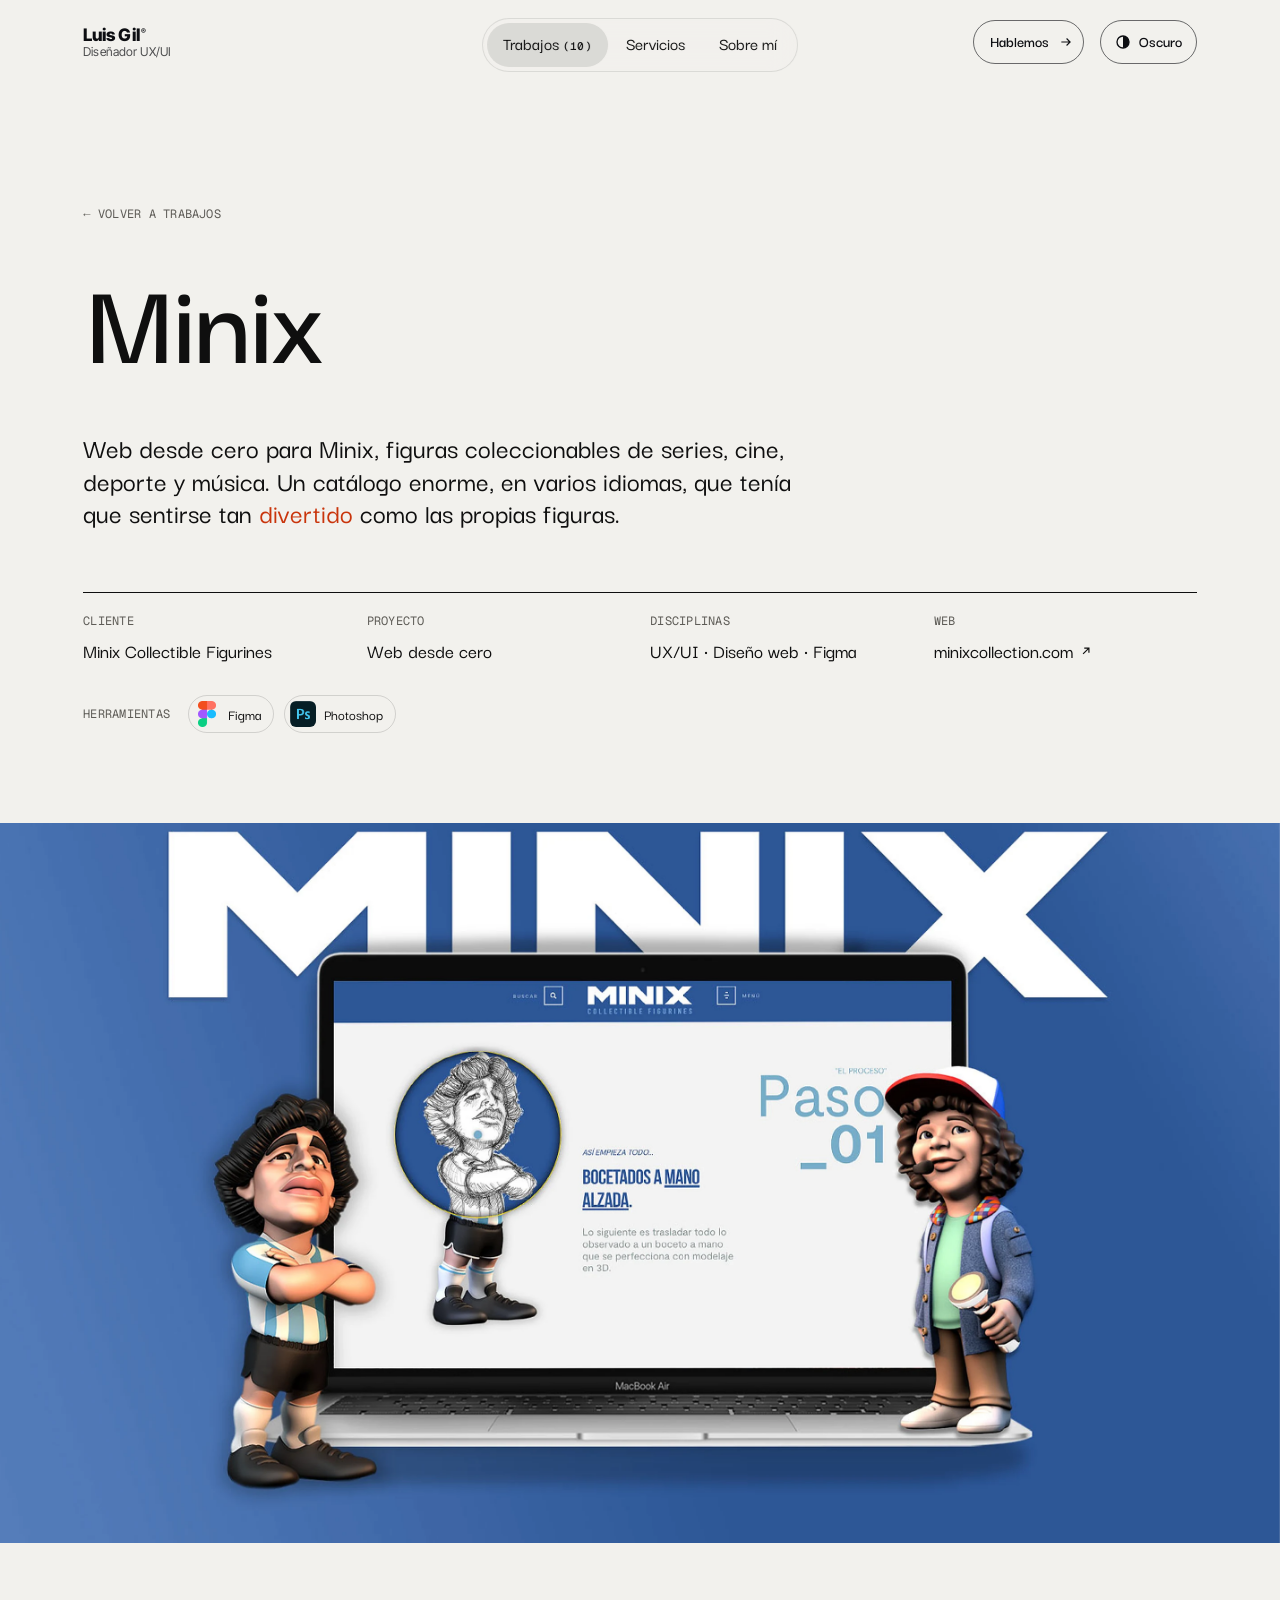
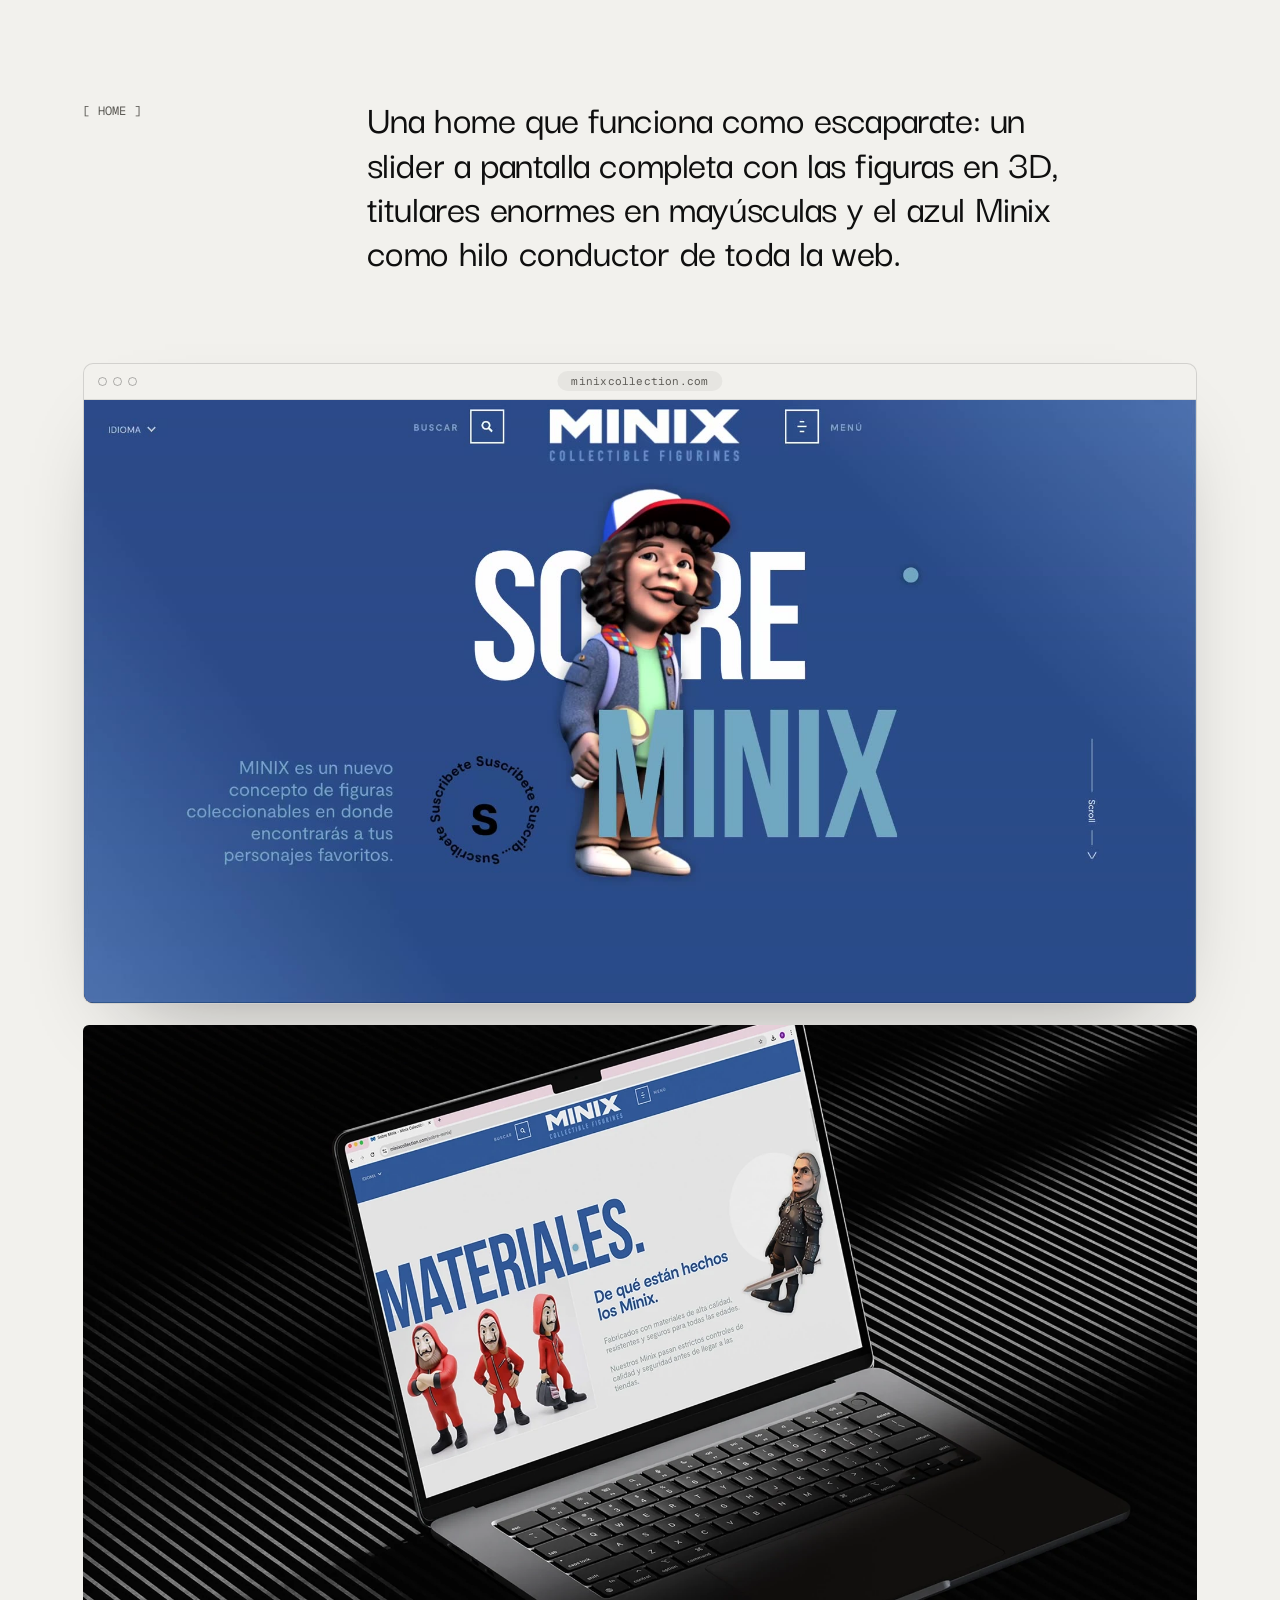
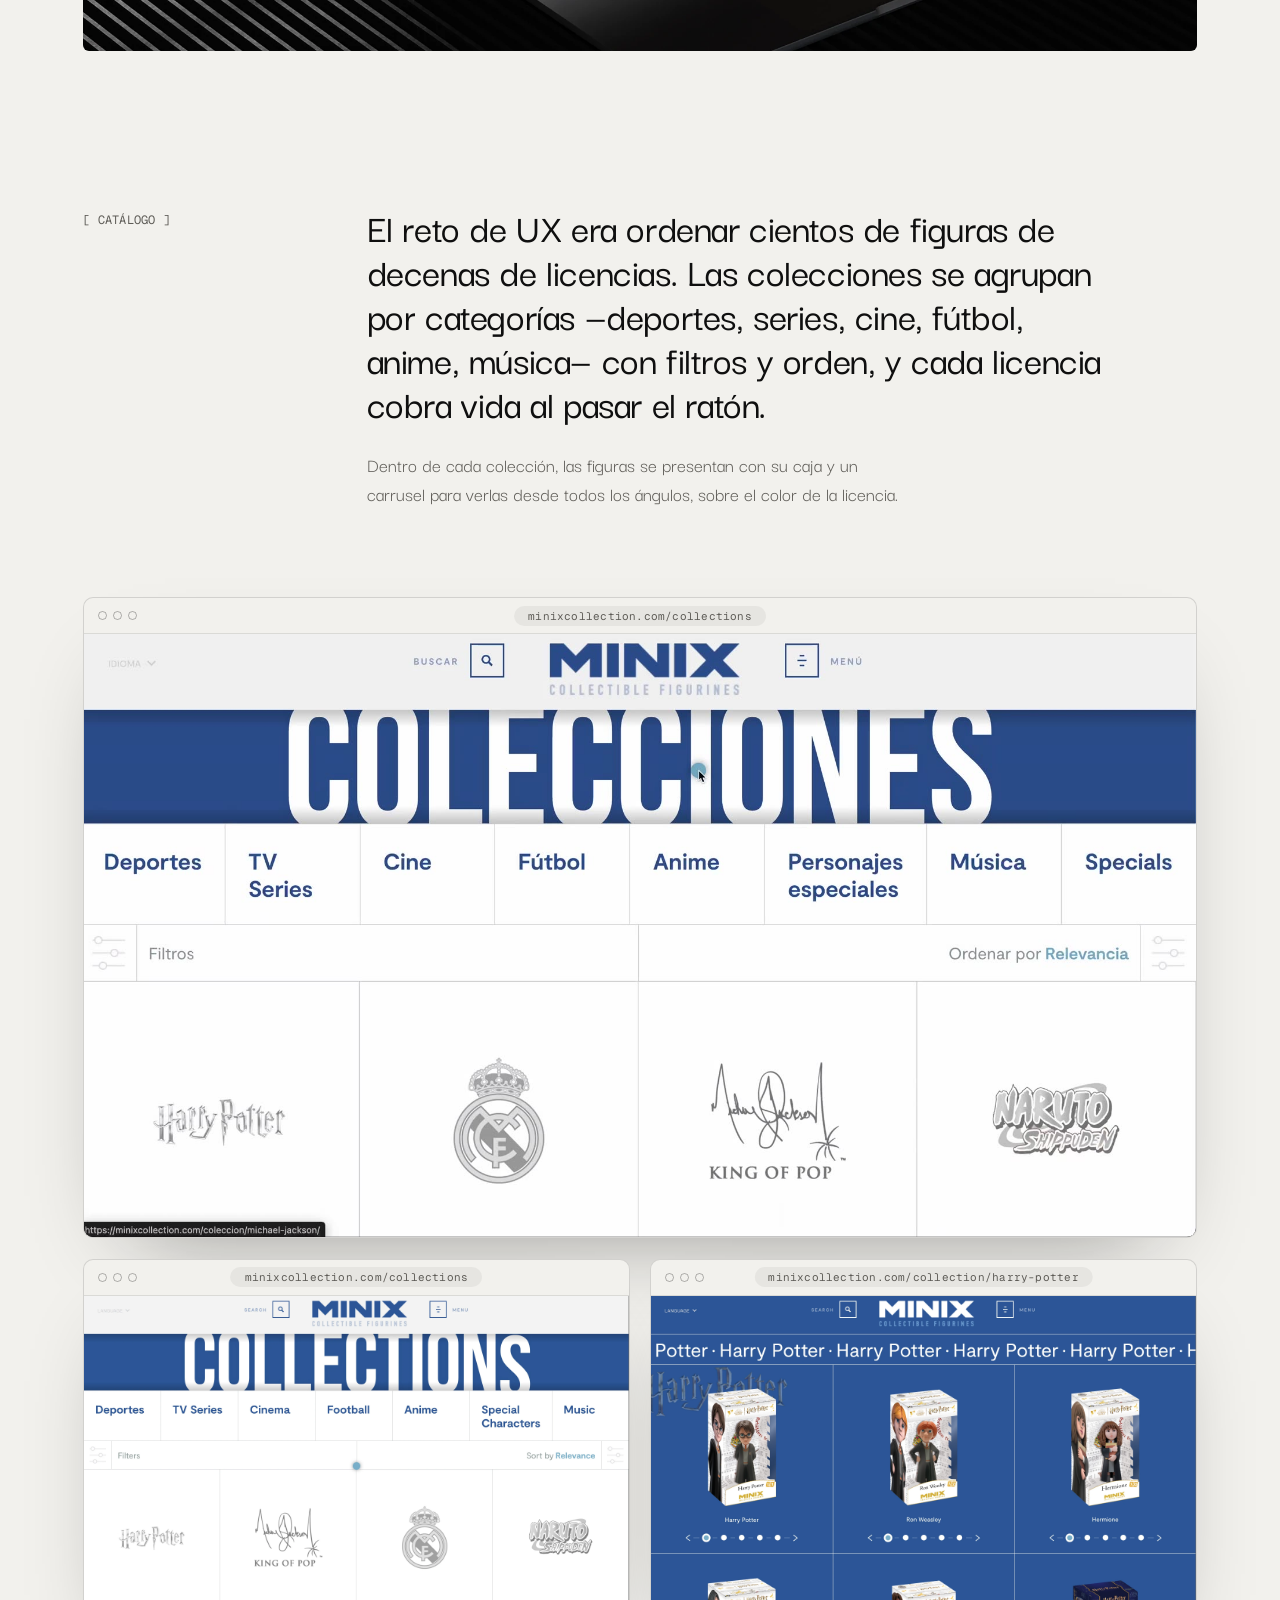
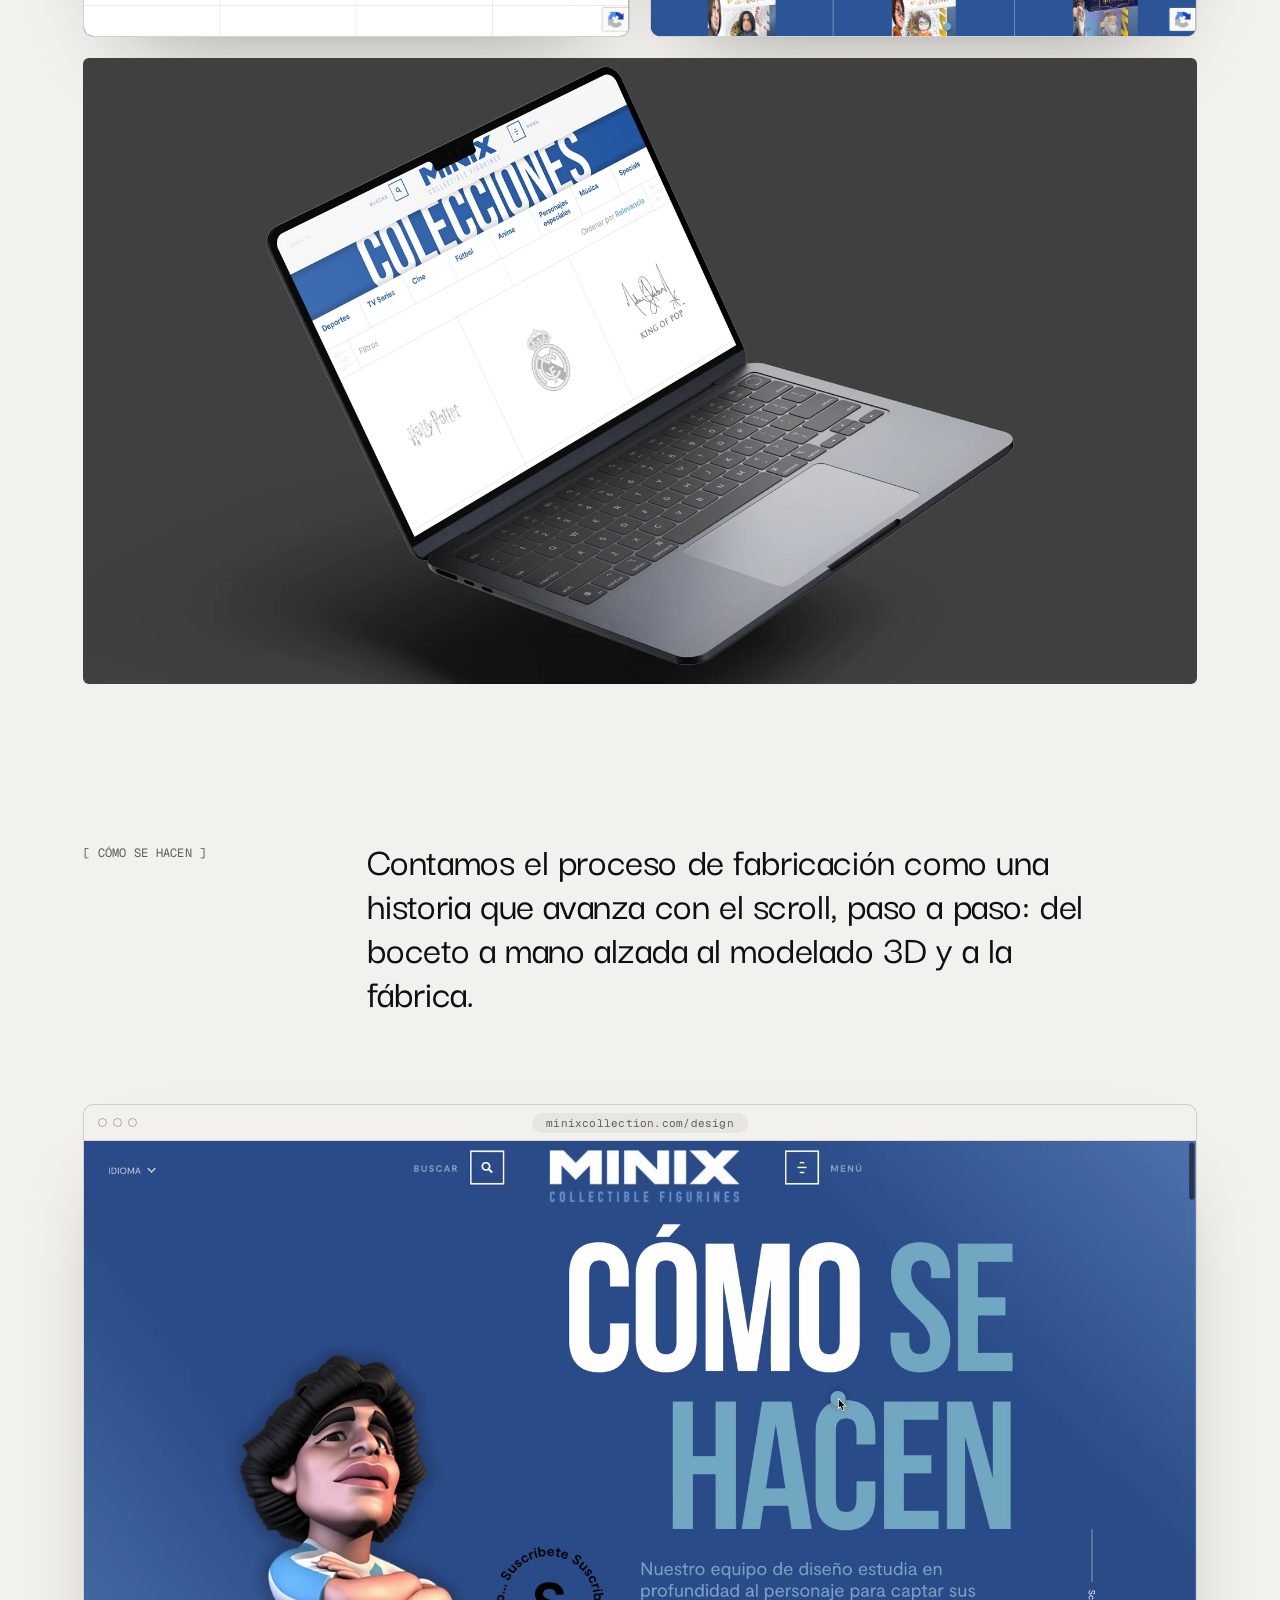
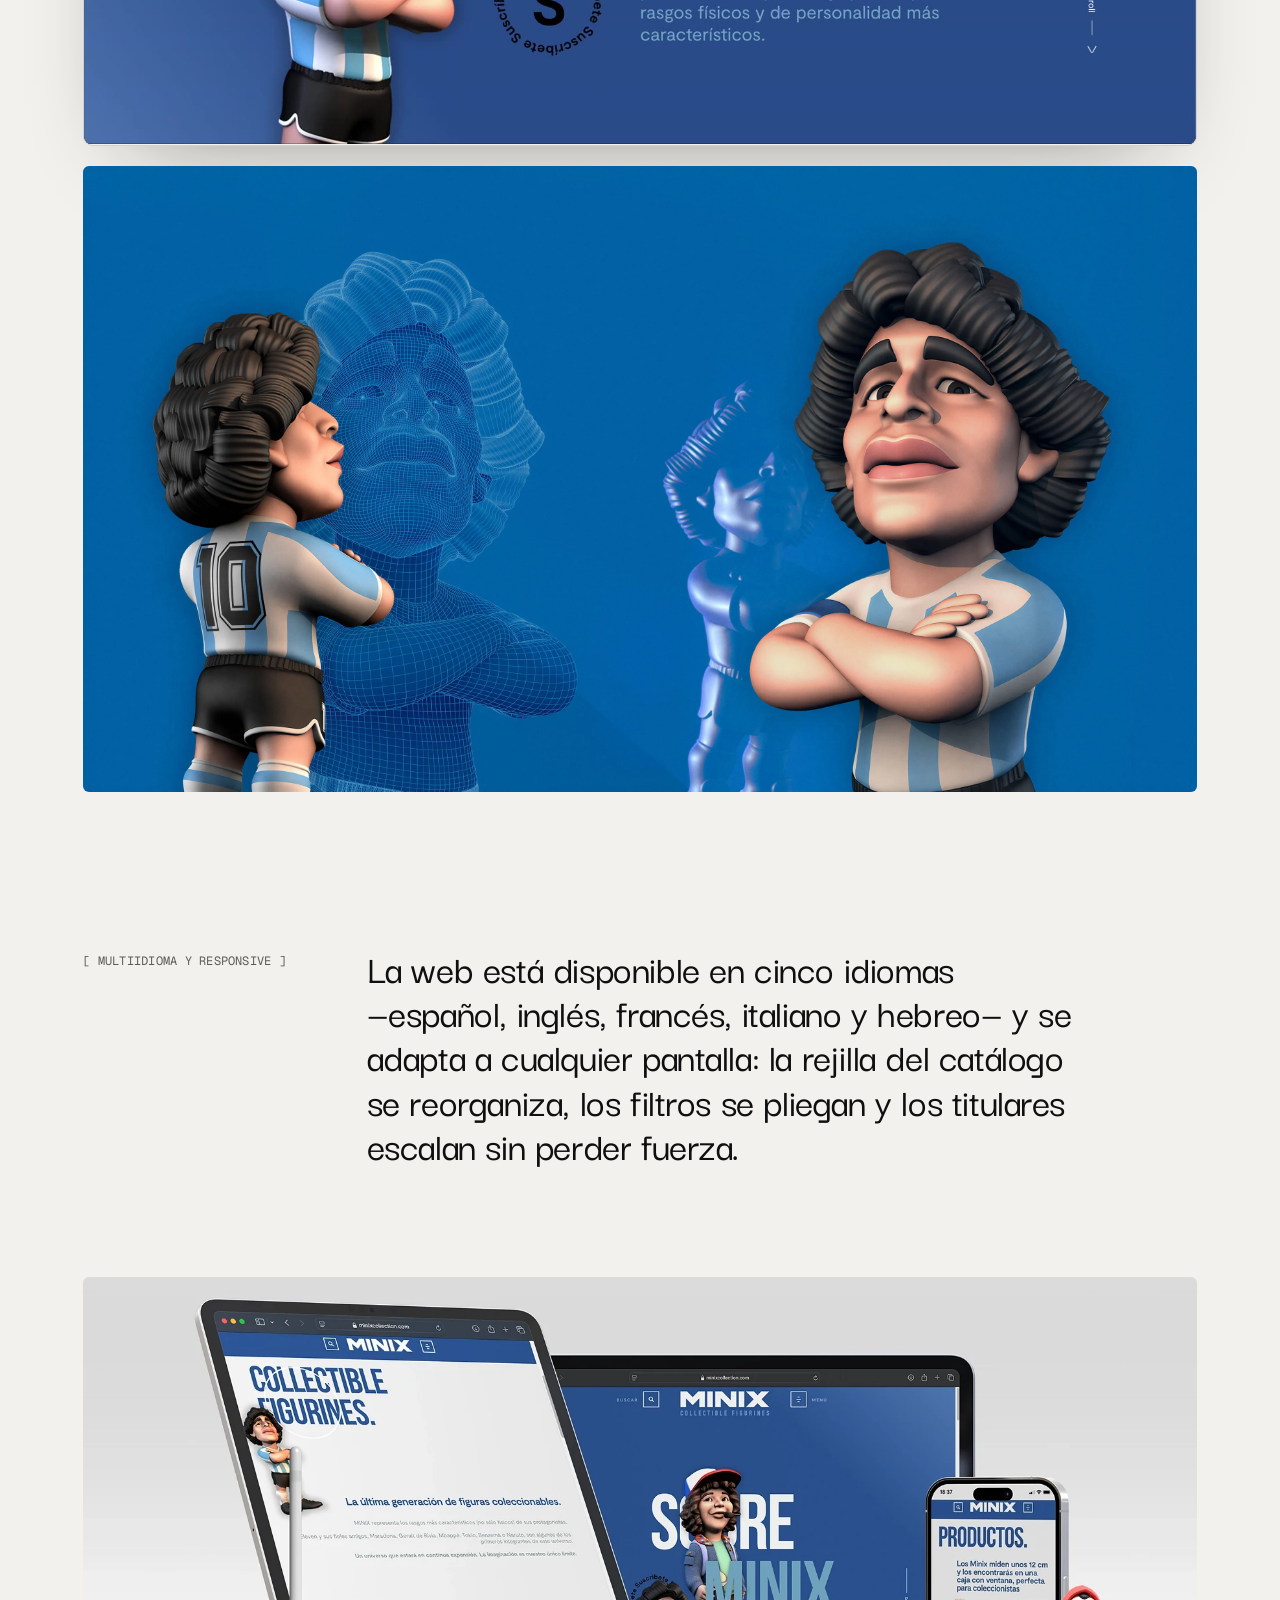
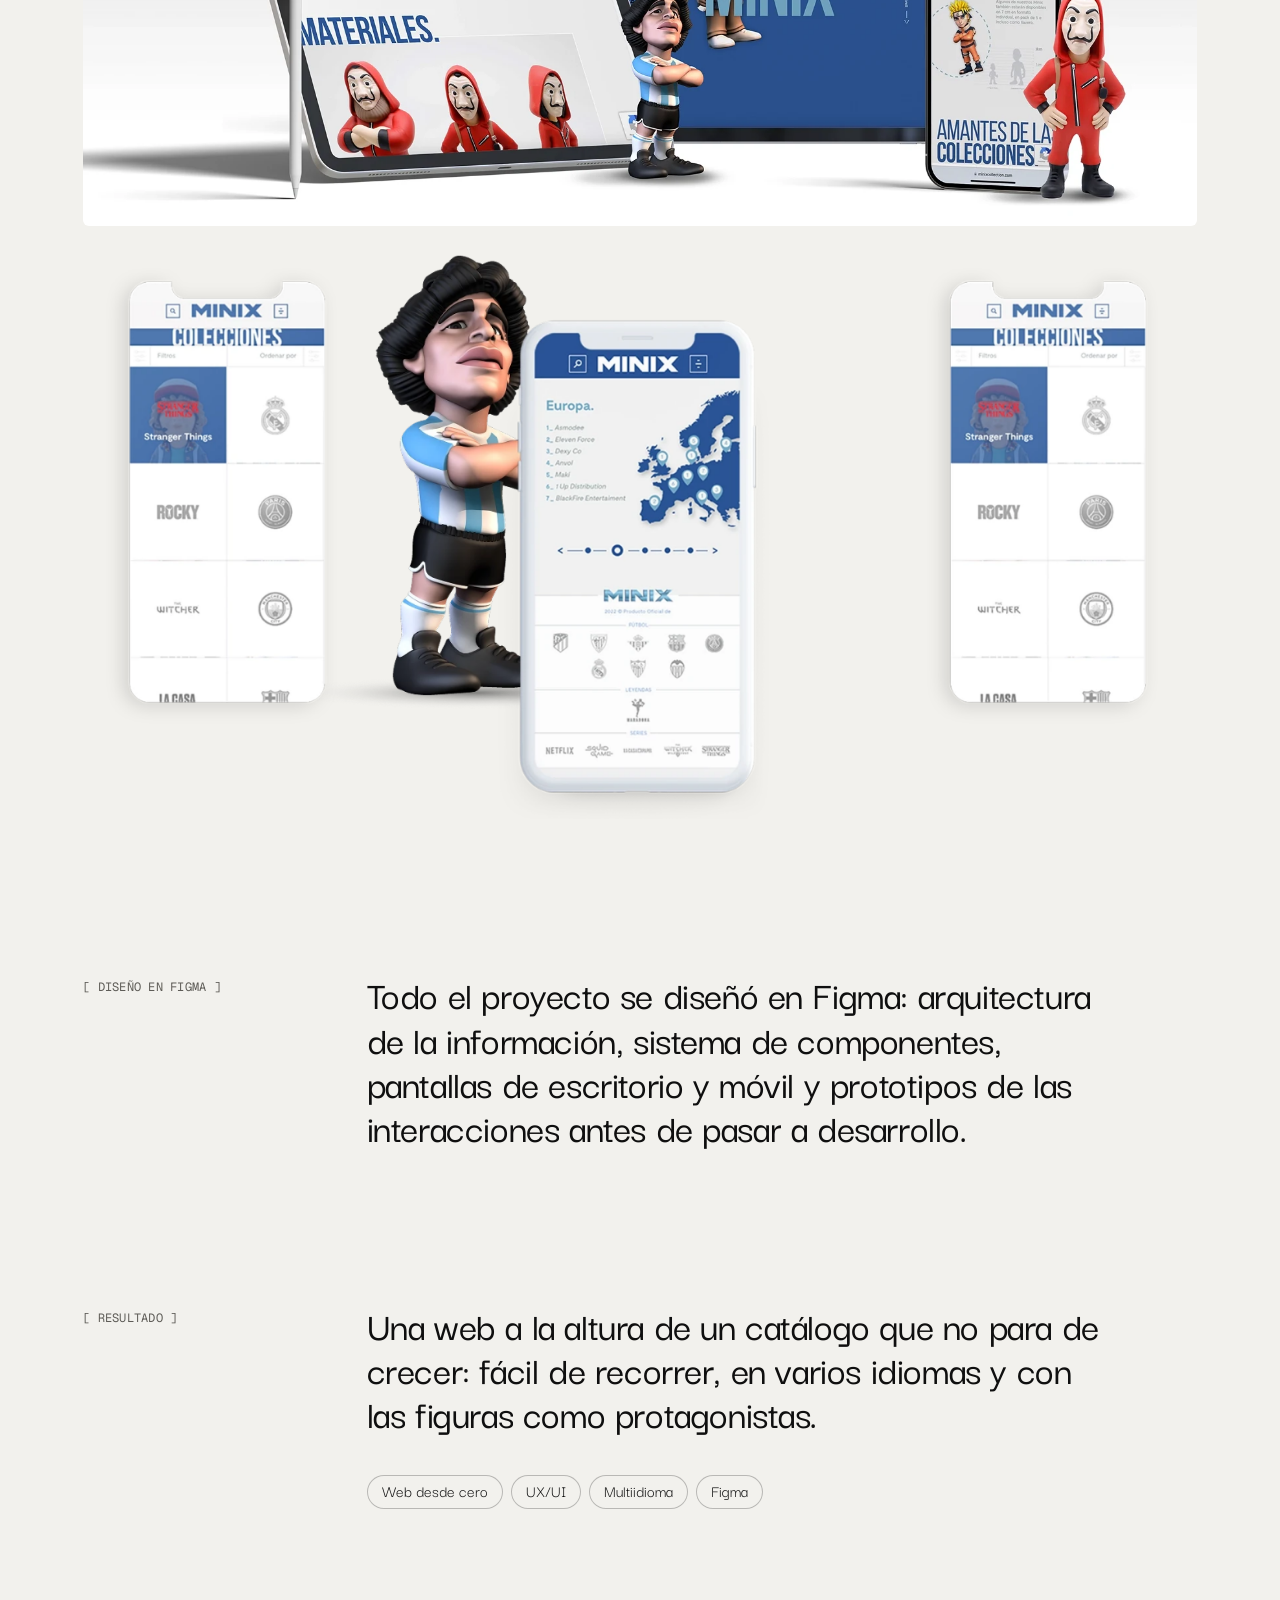
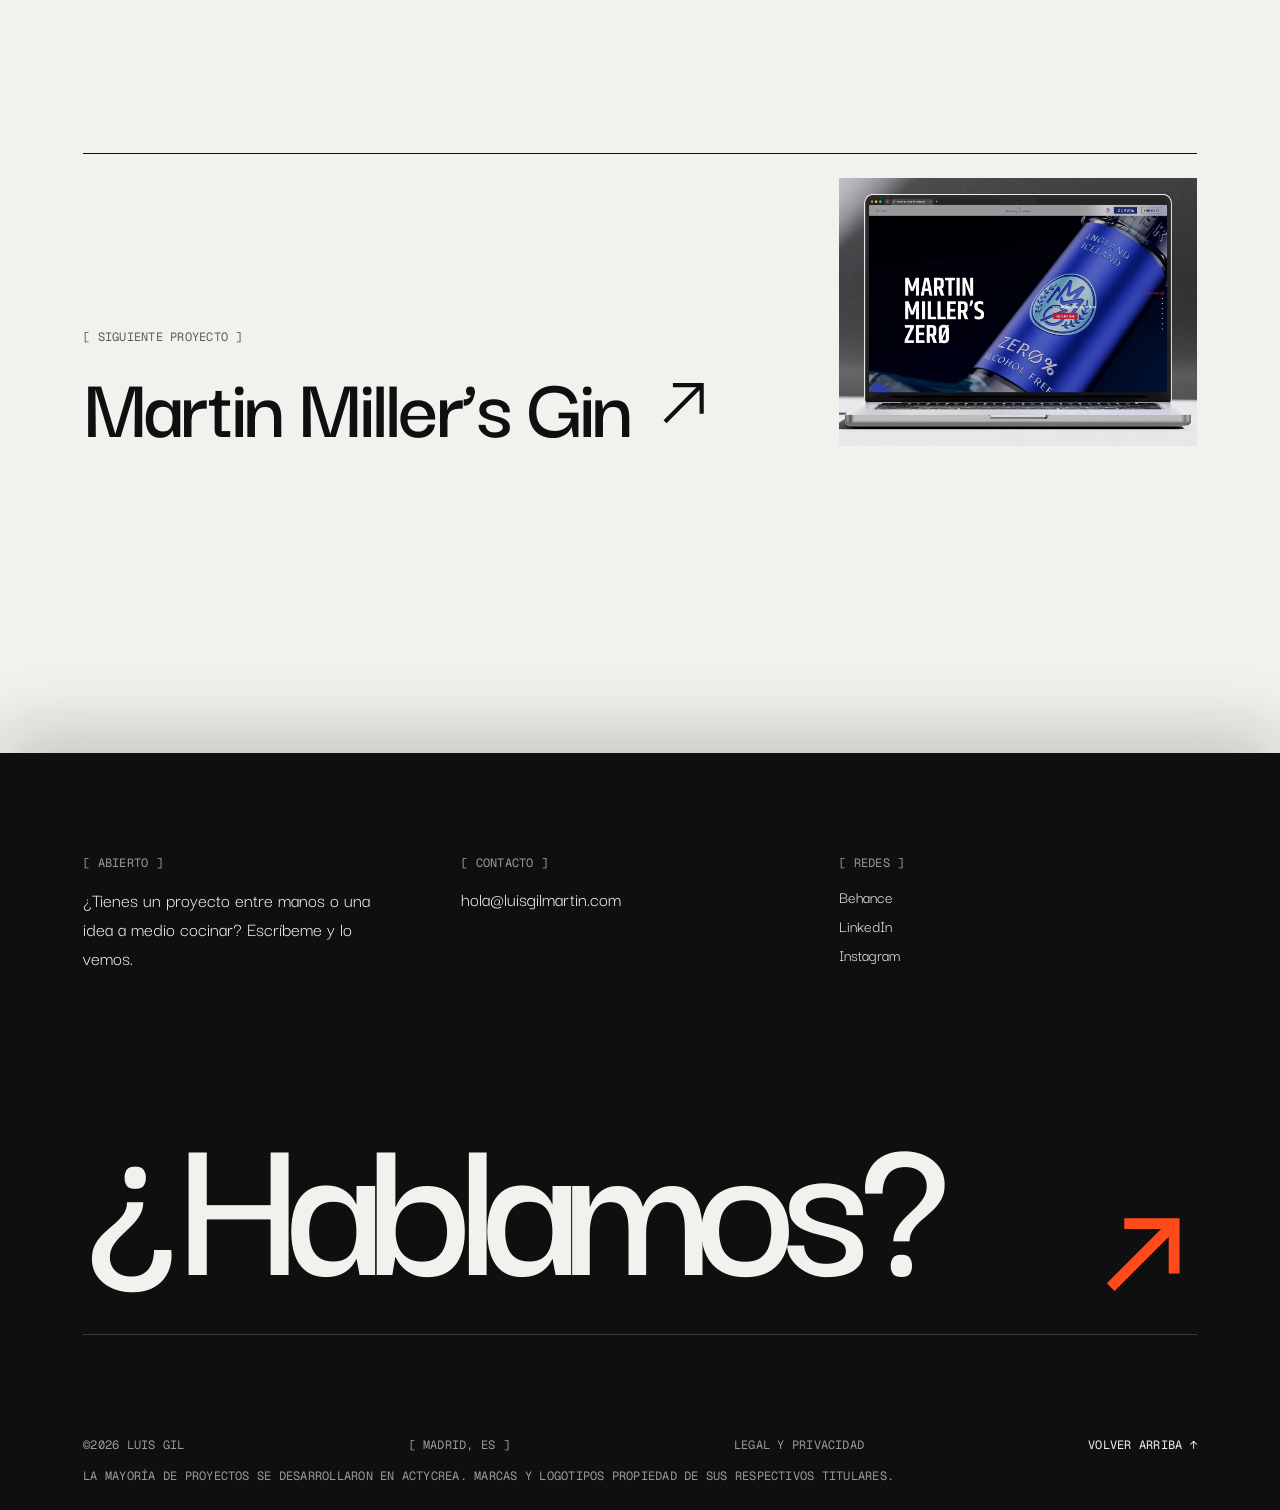
<file: proyecto-minix.html>
<!doctype html>
<html lang="es">
<head>
<meta charset="utf-8">
<meta name="robots" content="noindex, nofollow"><!-- TEMPORAL: quitar en el lanzamiento -->
<meta name="viewport" content="width=device-width, initial-scale=1, viewport-fit=cover">
<title>Minix · Luis Gil</title>
<meta name="description" content="Portfolio de Luis Gil Martín, diseñador web y UX/UI en Madrid. Diseño web, branding y dirección de arte.">
<link rel="canonical" href="https://luisgilmartin.com/proyecto-minix.html">
<meta property="og:type" content="website"><meta property="og:locale" content="es_ES">
<meta property="og:title" content="Minix · Luis Gil"><meta property="og:description" content="Portfolio de Luis Gil Martín, diseñador web y UX/UI en Madrid. Diseño web, branding y dirección de arte.">
<meta property="og:url" content="https://luisgilmartin.com/proyecto-minix.html"><meta property="og:image" content="https://luisgilmartin.com/thumb.jpg">
<meta name="twitter:card" content="summary_large_image">
<link rel="icon" href="favicon.svg" type="image/svg+xml">
<link rel="stylesheet" href="fonts/fonts.css">
<style>
body{margin:0;background:#F2F1ED}
.lg-root{--gm:clamp(20px,6.5vw,128px);--gg:clamp(12px,1.6vw,24px);--accent:#FF4A1C;--bg:#F2F1ED;--fg:#0F0F0F;--muted:#5E5C57;--muted2:#8A8780;--muted-inv:#B9B7B1;--line:rgba(15,15,15,.075);--gline:rgba(15,15,15,.04);--fbg:#0F0F0F;--ffg:#F2F1ED;--fmuted:#9C9A94;--fline:#3A3936;transition:background-color .5s ease,color .5s ease}
.lg-root.lg-dark{--bg:#121211;--fg:#EEEDE9;--muted:#A3A19B;--muted2:#77756F;--muted-inv:#55534E;--line:rgba(238,237,233,.07);--gline:rgba(238,237,233,.035);--fbg:#F2F1ED;--ffg:#0F0F0F;--fmuted:#5E5C57;--fline:#CFCDC7;color-scheme:dark}
body:has(.lg-dark){background:#121211}
.lg-theme{min-height:44px;padding:0 14px;border:1px solid rgba(255,255,255,.6);border-radius:999px;background:transparent;color:#FFFFFF;font:inherit;font-size:16px;font-weight:600;display:inline-flex;align-items:center;gap:8px;cursor:pointer}
.lg-theme{transition:background-color .35s ease,color .35s ease,border-color .35s ease}
.lg-theme:hover{border-color:#FFFFFF;background:#FFFFFF;color:#000000}
.lg-theme:hover svg{transform:rotate(180deg)}
.lg-dark .lg-theme:hover svg{transform:rotate(360deg)}
.lg-theme:focus-visible,.lg-burger:focus-visible{outline:2px solid #FFFFFF;outline-offset:3px}
.lg-theme svg{transition:transform .6s cubic-bezier(.7,0,.2,1)}
.lg-dark .lg-theme svg{transform:rotate(180deg)}
.lg-t-dark{display:none}
.lg-theme .lg-t-light,.lg-theme .lg-t-dark{position:relative;top:-1.25px}
.lg-dark .lg-t-dark{display:inline}
.lg-dark .lg-t-light{display:none}
::view-transition-old(root),::view-transition-new(root){animation:none;mix-blend-mode:normal}
a{color:#0F0F0F;text-decoration:none}a:hover{color:#5E5C57}
.lg-root *{box-sizing:border-box}
.lg-mono{font-family:'Geist Mono',ui-monospace,monospace;font-size:12px;letter-spacing:.02em;text-transform:uppercase}
.lg-link{position:relative;display:inline-block}
.lg-link::after{content:"";position:absolute;left:0;right:0;bottom:-3px;height:1px;background:currentColor;transform:scaleX(0);transform-origin:right;transition:transform .5s cubic-bezier(.2,.8,.2,1)}
.lg-link:hover::after{transform:scaleX(1);transform-origin:left}
.lg-line{display:inline-block;overflow:hidden;vertical-align:bottom;line-height:1;padding:.06em .14em .24em .02em;margin-right:-.12em;margin-bottom:-.22em}
.lg-line > .lg-rise:last-child{letter-spacing:0}
.lg-rise{display:inline-block;transform:translateY(105%);animation:lgRise 1.1s cubic-bezier(.2,.8,.2,1) forwards}
@keyframes lgRise{to{transform:translateY(0)}}
.lg-fade{opacity:0;animation:lgFade 1s ease forwards}
.lg-pic{clip-path:inset(0 50% 0 50%);animation:lgPicIn 1s cubic-bezier(.7,0,.2,1) 2.8s forwards}
@keyframes lgPicIn{to{clip-path:inset(0 0 0 0)}}
.lg-pic-cycle{animation:lgPicCycle 6s steps(1) 3.8s infinite}
@keyframes lgPicCycle{0%{background:#D9D4C7}20%{background:#2A2926}40%{background:#C9CFD0}60%{background:#E3D6CC}80%{background:#BDB9AE}}
@keyframes lgFade{to{opacity:1}}
.lg-curtain{position:fixed;inset:0;z-index:50;pointer-events:none;animation:lgCurtain 1.1s cubic-bezier(.7,0,.2,1) 1.85s forwards}
@keyframes lgCurtain{to{transform:translateY(-100%)}}
.lg-track{display:flex;gap:16px;width:max-content;animation:lgMarquee 38s linear infinite}
@keyframes lgMarquee{to{transform:translateX(calc(-50% - 8px))}}
.lg-card .lg-media{overflow:hidden}
.lg-card .lg-media > div{transition:transform 1s cubic-bezier(.2,.8,.2,1)}
.lg-card:hover .lg-media > div{transform:scale(1.04)}
.lg-card .lg-media{--mx:0%;--my:0%;--py:0%;--s:1.16;--lx:50%;--ly:50%}
.lg-card:hover .lg-media{--s:1.22}
.lg-card .lg-media > div{position:relative}
.lg-card .lg-media img{transform:translate3d(var(--mx),calc(var(--py) + var(--my)),0) scale(var(--s));transition:transform .7s cubic-bezier(.2,.8,.2,1),filter .5s ease;will-change:transform}
.lg-lens{position:absolute;inset:0;pointer-events:none;opacity:0;transition:opacity .4s ease;-webkit-mask-image:radial-gradient(circle clamp(130px,17vw,250px) at var(--lx) var(--ly),#000 55%,transparent 100%);mask-image:radial-gradient(circle clamp(130px,17vw,250px) at var(--lx) var(--ly),#000 55%,transparent 100%)}
@media (hover:hover) and (pointer:fine){.lg-card:hover .lg-lens{opacity:1}.lg-card:hover .lg-media img.lg-base{filter:blur(10px)}}
.lg-card .lg-arrow{transition:transform .5s cubic-bezier(.2,.8,.2,1)}
.lg-card:hover .lg-arrow{transform:translateX(6px) rotate(-45deg)}
.lg-cta .lg-roll{display:inline-block;overflow:hidden;line-height:1;vertical-align:bottom;padding:.04em .08em .04em 0;margin-right:-.15em;letter-spacing:0}
.lg-cta .lg-roll > span{position:relative;display:inline-block;transition:transform .6s cubic-bezier(.7,0,.2,1);transition-delay:calc(var(--i) * 35ms)}
.lg-cta .lg-roll > span::after{content:attr(data-l);position:absolute;left:0;top:calc(100% + .04em)}
.lg-cta:hover .lg-roll > span,.lg-cta:focus-visible .lg-roll > span{transform:translateY(calc(-100% - .04em))}
.lg-cta svg{transition:transform .6s cubic-bezier(.7,0,.2,1)}
.lg-cta:hover svg,.lg-cta:focus-visible svg{transform:rotate(45deg)}
@media (prefers-reduced-motion:reduce){.lg-cta .lg-roll > span,.lg-cta svg{transition:none}}
[hidden]{display:none !important}
.lg-burger{display:none}
.mg-heroimg{margin:clamp(56px,7vw,110px) calc(var(--gm) * -1) 0;width:auto;overflow:hidden}
.mg-heroimg img{display:block;width:100%;height:min(56.25vw,100svh);object-fit:cover}
.mg-heroimg{height:min(56.25vw,100svh)}
.mg-heroimg{position:relative}
.mg-heroimg img{height:112% !important;position:relative;top:-6%;will-change:transform;transform:translate3d(0,0,0)}
@media (prefers-reduced-motion:reduce){.mg-heroimg img{height:100% !important;top:0}}
.lg-wm{display:inline-block;overflow:hidden;vertical-align:bottom;padding:.12em 0 .14em;margin:-.12em 0 -.14em}
.lg-word{display:inline-block;transform:translate3d(0,112%,0);transition:transform .7s cubic-bezier(.16,1,.3,1) var(--d,0s)}
.is-revealed .lg-word{transform:none}
.lg-slot{position:relative;border-radius:6px;overflow:hidden;background:color-mix(in srgb,var(--fg) 7%,var(--bg));background-image:linear-gradient(to right,color-mix(in srgb,var(--fg) 6%,transparent) 1px,transparent 1px),linear-gradient(to bottom,color-mix(in srgb,var(--fg) 6%,transparent) 1px,transparent 1px);background-size:40px 40px}
.lg-slot > img,.lg-slot > video{position:absolute;inset:0;width:100%;height:100%;object-fit:cover;display:block}
.lg-slot-info{position:absolute;left:16px;right:16px;bottom:14px;display:flex;justify-content:space-between;align-items:flex-end;gap:12px;flex-wrap:wrap}
.lg-slot-kind{display:inline-flex;align-items:center;gap:6px;padding:4px 10px;border-radius:999px;border:1px solid color-mix(in srgb,var(--fg) 20%,transparent);background:var(--bg)}
.lg-slot-phone{border-radius:24px}
.lg-menu{animation:lgMenuFade .35s ease both}
@keyframes lgMenuFade{from{opacity:0}}
.lg-menu .lg-mrow,.lg-menu .lg-mfoot{animation:lgMenuIn .8s cubic-bezier(.2,.8,.2,1) both;animation-delay:calc(var(--i) * 70ms + 120ms)}
@keyframes lgMenuIn{from{opacity:0;transform:translateY(28px)}to{opacity:1;transform:none}}
.lg-mrow{display:grid;grid-template-columns:minmax(0,1fr) auto;align-items:center;padding:18px 0;border-bottom:1px solid #3A3936;color:#F2F1ED !important}
.lg-mrow .lg-mlabel{font-size:clamp(38px,11vw,52px);font-weight:500;line-height:1;letter-spacing:-0.01em;position:relative;top:-0.06em}
.lg-mrow[aria-current="page"] .lg-mlabel{color:#FF4A1C}
.lg-mrow svg{transition:transform .5s cubic-bezier(.2,.8,.2,1)}
.lg-mrow:hover svg,.lg-mrow:focus-visible svg{transform:rotate(-45deg)}
.lg-mclose{border-color:rgba(242,241,237,.6) !important;transition:background-color .35s ease,color .35s ease}
.lg-mclose:hover{background:#F2F1ED !important;color:#0F0F0F !important}
@media (prefers-reduced-motion:reduce){.lg-menu,.lg-menu .lg-mrow,.lg-menu .lg-mfoot{animation:none}}
.lg-btn-label{position:relative;top:-1.25px}
.lg-burger{transition:background-color .35s ease,color .35s ease,border-color .35s ease}
.lg-burger:hover{border-color:#FFFFFF !important;background:#FFFFFF !important;color:#000000 !important}
.lg-num{font-family:'Geist Mono',ui-monospace,monospace;font-size:12px;font-weight:400;letter-spacing:.02em;line-height:1.2;text-transform:uppercase;color:var(--accent-text) !important}
.lg-cols{display:grid;grid-template-columns:repeat(12,minmax(0,1fr));column-gap:var(--gg);row-gap:24px}
.lg-cols > *{min-width:0}
.lg-nav-pill .lg-link[aria-current="page"]{background:color-mix(in srgb,var(--fg) 10%,transparent)}
.lg-tag{background:var(--bg);display:inline-flex;align-items:center;min-height:34px;padding:0 14px 4px;border:1px solid color-mix(in srgb,var(--fg) 25%,transparent);border-radius:999px;font-size:17px}
@media (max-width:860px){.lg-cols > *{grid-column:1 / -1 !important}}
.lg-nav-pill{position:fixed;top:18px;left:50%;transform:translateX(-50%);z-index:21;background:color-mix(in srgb,var(--bg) 80%,transparent);-webkit-backdrop-filter:blur(14px);backdrop-filter:blur(14px);border:1px solid color-mix(in srgb,var(--fg) 10%,transparent);border-radius:999px;padding:4px}
.lg-nav-pill .lg-link{color:var(--fg) !important;padding:7px 16px 9px;line-height:1.2;border-radius:999px;transition:background-color .3s ease}
.lg-nav-pill .lg-link:hover{background:color-mix(in srgb,var(--fg) 8%,transparent)}
.lg-nav-pill .lg-link::after{left:16px;right:16px;bottom:7px}
@media (max-width:560px){
.lg-name{grid-template-columns:minmax(0,1fr) !important;font-size:min(calc((100vw - 2 * var(--gm)) / 1.42),260px) !important;row-gap:0;--lg-gap-b:-.23em}
.lg-name > .lg-line{justify-self:center !important;padding:.06em .07em .02em !important;margin:0 !important}
.lg-name > .lg-line:first-of-type{margin-bottom:var(--lg-gap-a,0) !important}
.lg-name > .lg-line:last-of-type{margin-top:var(--lg-gap-b,0) !important}
.lg-name > .lg-pic{width:100% !important;height:auto !important;aspect-ratio:1.85;align-self:auto !important;border-radius:8px !important}
}
.lg-pw{display:inline-block;white-space:nowrap}
.lg-pl{display:inline-block;font-weight:500}
.lg-cursor{position:fixed;left:0;top:0;width:14px;height:14px;margin:-7px 0 0 -7px;border-radius:50%;background:#FF4A1C;pointer-events:none;z-index:60;opacity:0;transition:width .35s cubic-bezier(.2,.8,.2,1),height .35s cubic-bezier(.2,.8,.2,1),margin .35s cubic-bezier(.2,.8,.2,1),opacity .3s ease;will-change:transform}
.lg-cursor.is-on{opacity:1}
.lg-cursor.is-hover{width:56px;height:56px;margin:-28px 0 0 -28px;opacity:.85}
@media (hover:hover) and (pointer:fine){.lg-root,.lg-root a,.lg-root button{cursor:none}}
@media (hover:none),(pointer:coarse){.lg-cursor{display:none}}
html,body{overflow-x:clip}
.lg-grid{position:fixed;inset:0;z-index:0;pointer-events:none;display:grid;grid-template-columns:repeat(12,minmax(0,1fr));column-gap:var(--gg);padding-left:var(--gm);padding-right:var(--gm)}
.lg-grid > span{border-left:1px solid var(--gline,var(--line));border-right:1px solid var(--gline,var(--line));transform-origin:top;transform:scaleY(0);animation:lgGridIn 1.4s cubic-bezier(.7,0,.2,1) forwards}
.lg-main{position:sticky;z-index:1}
.lg-root > footer{position:relative;z-index:2;box-shadow:0 -24px 60px rgba(15,15,15,.18)}
.lg-shade{position:absolute;inset:0;background:#0F0F0F;opacity:0;pointer-events:none;z-index:5}
@keyframes lgGridIn{to{transform:scaleY(1)}}
@media (max-width:860px){.lg-grid{grid-template-columns:repeat(4,minmax(0,1fr))}.lg-grid > span:nth-child(n+5){display:none}}
@media (max-width:860px){
.lg-nav{display:none !important}
.lg-burger{display:inline-flex}
.lg-works{grid-template-columns:minmax(0,1fr) !important}
.lg-works > a{margin-top:0 !important}
.lg-svcs{grid-template-columns:minmax(0,1fr) !important}
.lg-split{flex-direction:column !important;align-items:flex-start !important}
}
@media (prefers-reduced-motion:reduce){
.lg-rise{animation:none;transform:none}
.lg-pic{animation:none;clip-path:none}
.lg-pic-cycle{animation:none}
.lg-fade{animation:none;opacity:1}
.lg-curtain{display:none}
.lg-grid > span{animation:none;transform:none}
.lg-track{animation:none}
}
/* Scroll reveal ( added by JS only, so content stays visible without it ) */
.lg-rv{opacity:0;transform:translate3d(0,48px,0);transition:opacity .6s ease var(--rd,0s),transform .8s cubic-bezier(.16,1,.3,1) var(--rd,0s) !important}
.lg-rv.is-in{opacity:1;transform:none}
.lg-rv-media{clip-path:inset(100% 0 0 0);transition:clip-path .7s cubic-bezier(.7,0,.2,1) var(--rd,0s) !important}
.lg-rv-media img{scale:1.22;backface-visibility:hidden;transition:scale .95s cubic-bezier(.16,1,.3,1) var(--rd,0s) !important}
.lg-rv-media.is-in{clip-path:inset(0 0 0 0)}
.lg-rv-media.is-in img{scale:1}
.lg-card .lg-rv-media{clip-path:none !important;opacity:0;transition:opacity .7s ease var(--rd,0s) !important}
.lg-card .lg-rv-media img{scale:1 !important}
.lg-card .lg-rv-media.is-in{opacity:1}
.lg-card .lg-media{background:var(--bg)}
/* Main buttons */
.lg-btn{position:relative;isolation:isolate;overflow:hidden;display:inline-flex !important;align-items:center;gap:14px !important;min-height:52px !important;padding:0 6px 0 22px;border:1px solid var(--fg);border-radius:999px;color:var(--fg) !important;font-size:18px !important;font-weight:600 !important;line-height:1;transition:color .45s cubic-bezier(.7,0,.2,1),border-color .45s ease}
.lg-btn::before{content:"";position:absolute;z-index:-1;right:6px;top:50%;width:40px;height:40px;margin-top:-20px;border-radius:50%;background:var(--fg);transform:scale(1);transition:transform .7s cubic-bezier(.7,0,.2,1)}
.lg-btn > .lg-btn-t{position:relative;top:-1px}
.lg-btn .lg-mono{color:inherit;opacity:.6;margin-left:-8px}
.lg-btn-ic{display:inline-flex;align-items:center;justify-content:center;flex:none;width:40px;height:40px;border-radius:50%;background:var(--fg);color:var(--bg);overflow:hidden;transition:background-color .45s ease,color .45s ease,transform .6s cubic-bezier(.7,0,.2,1)}
.lg-btn-ic svg{width:15px;height:15px}
.lg-btn:hover,.lg-btn:focus-visible{color:var(--bg) !important;transition:color .3s ease .2s,border-color .45s ease}
.lg-btn:hover::before,.lg-btn:focus-visible::before{transform:scale(16)}
.lg-btn:hover .lg-btn-ic,.lg-btn:focus-visible .lg-btn-ic{transform:rotate(-45deg)}
.lg-btn:focus-visible{outline:2px solid var(--accent);outline-offset:3px}
@keyframes lgArrowLoop{0%{transform:none}49%{transform:translateX(160%)}50%{transform:translateX(-160%)}100%{transform:none}}
.lg-hbtn{min-height:44px;padding:0 10px 0 16px;border:1px solid rgba(255,255,255,.6);border-radius:999px;color:#FFFFFF;font-size:16px !important;font-weight:600 !important;display:inline-flex;align-items:center;gap:10px !important;transition:background-color .35s ease,color .35s ease,border-color .35s ease}
.lg-hbtn > span{position:relative;top:-1.25px}
.lg-hbtn svg{transition:transform .5s cubic-bezier(.2,.8,.2,1)}
.lg-hbtn:hover,.lg-hbtn:focus-visible{background:#FFFFFF;border-color:#FFFFFF;color:#000000 !important}
.lg-hbtn:hover svg,.lg-hbtn:focus-visible svg{transform:rotate(-45deg)}
.lg-hbtn:focus-visible{outline:2px solid #FFFFFF;outline-offset:3px}
@media (prefers-reduced-motion:reduce){.lg-btn::before,.lg-btn,.lg-btn-ic,.lg-hbtn,.lg-hbtn svg{transition:none}.lg-btn:hover .lg-btn-ic{transform:none}}
/* Design review fixes: dark-mode links, readable accent text, touch targets, small text */
.lg-root{--accent-text:#C9350C}
.lg-root.lg-dark{--accent-text:#FF4A1C}
.lg-root a{color:var(--fg)}
.lg-root a:hover{color:var(--muted)}
.lg-main a.lg-link,.lg-root footer a.lg-link{padding-block:12px;margin-block:-12px}
.lg-main a.lg-link::after,.lg-root footer a.lg-link::after{bottom:9px}
.lg-nav-pill a.lg-link{padding:10px 16px 12px}
.lg-nav-pill a.lg-link::after{bottom:10px}
.lg-root > header > a:first-child{padding-block:5px;margin-block:-5px}
.lg-slot-info .lg-mono{color:var(--fg) !important}
.lg-track > div:has(> img)::after{content:"";position:absolute;inset:auto 0 0;height:60%;background:linear-gradient(to top,rgba(0,0,0,.55),rgba(0,0,0,0));pointer-events:none}
.lg-track > div > img + .lg-mono{z-index:1}
.lg-main a.lg-link.lg-mono,.lg-root footer .lg-mono a.lg-link{padding-block:14px;margin-block:-14px}
.lg-main a.lg-link.lg-mono::after,.lg-root footer .lg-mono a.lg-link::after{bottom:11px}
/* Case studies: device mockups and media */
.pj-media{position:relative;overflow:hidden;background:color-mix(in srgb,var(--fg) 5%,var(--bg))}
.pj-media > img,.pj-media > video{display:block;width:100%;height:100%;object-fit:cover}
.pj-band{background:color-mix(in srgb,var(--fg) 4%,var(--bg))}
.pj-browser{border:1px solid color-mix(in srgb,var(--fg) 14%,transparent);border-radius:10px;overflow:hidden;background:var(--bg);box-shadow:0 40px 90px -50px rgba(15,15,15,.45)}
.pj-bar{height:36px;display:flex;align-items:center;gap:6px;padding:0 14px;border-bottom:1px solid color-mix(in srgb,var(--fg) 10%,transparent);position:relative}
.pj-bar i{width:9px;height:9px;border-radius:50%;border:1px solid color-mix(in srgb,var(--fg) 30%,transparent)}
.pj-bar span{position:absolute;left:50%;transform:translateX(-50%);font-family:'Geist Mono',ui-monospace,monospace;font-size:11px;letter-spacing:.02em;color:var(--muted);padding:3px 14px;border-radius:999px;background:color-mix(in srgb,var(--fg) 5%,transparent);white-space:nowrap}
.pj-view{position:relative;overflow:hidden;container-type:size;background:#0F0F0F}
.pj-view > video,.pj-view > img{display:block;width:100%;height:100%;object-fit:cover;object-position:top}
.pj-scroll > img{height:auto !important;object-fit:initial !important;animation:pjScroll var(--dur,30s) cubic-bezier(.45,0,.55,1) infinite alternate}
.pj-scroll:hover > img{animation-play-state:paused}
@keyframes pjScroll{0%,5%{translate:0 0}95%,100%{translate:0 calc(-100% + 100cqh)}}
.pj-phone{position:relative;width:100%;max-width:calc((100svh - 160px) * .4615);margin-inline:auto;aspect-ratio:9 / 19.5;border-radius:42px;padding:9px;background:#0F0F0F;box-shadow:0 40px 80px -40px rgba(15,15,15,.55),inset 0 0 0 1px rgba(255,255,255,.08)}
.pj-phone::after{content:"";position:absolute;top:18px;left:50%;width:30%;height:22px;margin-left:-15%;border-radius:999px;background:#0F0F0F;z-index:2}
.pj-screen{width:100%;height:100%;border-radius:33px;overflow:hidden;background:#000}
.pj-screen video,.pj-screen img{display:block;width:100%;height:100%;object-fit:cover;object-position:top}
.pj-cap{display:block;margin-top:14px;color:var(--muted)}
.pj-quote{margin:0;font-size:clamp(28px,3.6vw,56px);line-height:1.02;letter-spacing:-0.015em;font-weight:500}
@media (prefers-reduced-motion:reduce){.pj-scroll > img{animation:none}}
.lg-grid{display:none !important}
.bx{--bxbg:var(--bg);background:var(--bxbg);border-radius:8px;padding:clamp(28px,5vw,80px);display:flex;align-items:center;justify-content:center;height:100%;box-sizing:border-box}
.lg-dark .bx{--bxbg:var(--bg)}
.bx img{display:block;max-width:100%;height:auto}
/* nx-noblur */.lg-card:hover .lg-media img.lg-base{filter:none !important}
.pj-tools{display:flex;align-items:center;gap:18px;flex-wrap:wrap;margin-top:clamp(20px,2.4vw,32px)}
.pj-tools ul{display:flex;gap:10px;flex-wrap:wrap;margin:0;padding:0;list-style:none}
.pj-tools li{display:inline-flex;align-items:center;gap:8px;padding:5px 12px 5px 5px;border-radius:999px;border:1px solid color-mix(in srgb,var(--fg) 14%,transparent);font-size:15px;font-weight:500}
.pj-tools li img{display:block;width:26px;height:26px;object-fit:contain;border-radius:6px}
</style>
</head>
<body>

<div class="lg-root" style="width: 100%; min-height: 100vh; background: var(--bg); color: var(--fg); font-family: 'Darker Grotesque', system-ui, sans-serif; font-size: 18px; position: relative">


<div class="lg-grid" aria-hidden="true"><span style="animation-delay: 0.20s"></span><span style="animation-delay: 0.26s"></span><span style="animation-delay: 0.32s"></span><span style="animation-delay: 0.38s"></span><span style="animation-delay: 0.44s"></span><span style="animation-delay: 0.50s"></span><span style="animation-delay: 0.56s"></span><span style="animation-delay: 0.62s"></span><span style="animation-delay: 0.68s"></span><span style="animation-delay: 0.74s"></span><span style="animation-delay: 0.80s"></span><span style="animation-delay: 0.86s"></span></div>


<div class="lg-cursor" aria-hidden="true" style="background: #FF4A1C"></div>


<header style="position: sticky; top: 0; z-index: 20; mix-blend-mode: difference; color: #FFFFFF; padding: 20px var(--gm); display: flex; align-items: center; justify-content: space-between; gap: 24px">
<a href="index.html" aria-label="Luis Gil, Diseñador UX/UI, inicio" style="font-family: 'Inter Tight', system-ui, sans-serif; display: inline-flex; flex-direction: column; gap: 2px; color: #FFFFFF; line-height: 1">
<span style="font-weight: 800; font-size: clamp(16px, 1.35vw, 20px); letter-spacing: 0">Luis Gil<sup style="font-size: 0.45em; font-weight: 500; letter-spacing: 0; margin-left: 1px; vertical-align: 0.9em">®</sup></span>
<span style="font-weight: 400; font-size: clamp(12px, 0.95vw, 14px); letter-spacing: 0.01em; opacity: 0.72">Diseñador UX/UI</span>
</a>
<div style="display: flex; align-items: center; gap: 16px">
<a class="lg-hbtn lg-nav" href="#contacto" style="color: #FFFFFF"><span>Hablemos</span>
<svg width="14" height="14" viewBox="0 0 24 24" aria-hidden="true"><path d="M4 12h15M13 6l6 6-6 6" fill="none" stroke="currentColor" stroke-width="2"></path></svg></a>
<button class="lg-theme" type="button" data-theme-toggle aria-label="Cambiar entre modo claro y oscuro"><svg width="16" height="16" viewBox="0 0 24 24" aria-hidden="true"><circle cx="12" cy="12" r="9" fill="none" stroke="currentColor" stroke-width="2"></circle><path d="M12 3a9 9 0 0 1 0 18z" fill="currentColor"></path></svg><span class="lg-t-light">Oscuro</span><span class="lg-t-dark">Claro</span></button>
<button class="lg-burger" type="button" data-menu-open style="min-height: 44px; padding: 0 16px; border: 1px solid rgba(255,255,255,.6); border-radius: 999px; background: transparent; color: #FFFFFF; font: inherit; font-size: 16px; font-weight: 600; align-items: center; cursor: pointer"><span class="lg-btn-label">Menú</span></button>
</div>
</header>
<nav class="lg-nav lg-nav-pill" aria-label="Principal" style="display: flex; align-items: center; gap: 2px; font-size: 18px; font-weight: 500">
<a class="lg-link" aria-current="page" href="trabajos.html">Trabajos <span class="lg-mono" style="font-size: 11px">(10)</span></a>
<a class="lg-link" href="servicios.html">Servicios</a>
<a class="lg-link" href="sobre-mi.html">Sobre mí</a>
</nav>

<div class="lg-main" style="top: 0px">
<div class="lg-shade" aria-hidden="true" style="opacity: 0"></div>
<section style="padding: calc(74px + clamp(56px, 9vw, 140px)) var(--gm) 0; margin-top: -74px">
<a class="lg-link lg-mono lg-fade" href="trabajos.html" style="color: var(--muted); animation-delay: .1s">← Volver a trabajos</a>
<div class="lg-cols" style="margin-top: clamp(16px, 2vw, 28px); align-items: end">
<h1 aria-label="Minix" style="grid-column: 1 / span 11; margin: 0; font-size: clamp(56px, 9.5vw, 156px); line-height: 0.95; letter-spacing: -0.035em; font-weight: 600"><span class="lg-line" aria-hidden="true"><span class="lg-rise" style="animation-delay: 0.25s">Minix</span></span></h1>
</div>
<div class="lg-cols" style="margin-top: clamp(28px, 4vw, 56px)">
<p class="lg-fade" style="grid-column: 1 / span 8; margin: 0; font-size: clamp(22px, 2.2vw, 32px); line-height: 1.15; font-weight: 500; animation-delay: .7s">Web desde cero para Minix, figuras coleccionables de series, cine, deporte y música. Un catálogo enorme, en varios idiomas, que tenía que sentirse tan <em style="font-style: normal; color: var(--accent-text)">divertido</em> como las propias figuras.</p>
</div>
<div class="lg-cols lg-fade" style="margin-top: clamp(40px, 5vw, 72px); padding-top: 20px; border-top: 1px solid var(--fg); animation-delay: .85s"><div style="grid-column: span 3; display: flex; flex-direction: column; gap: 8px"><span class="lg-mono" style="color: var(--muted)">Cliente</span><span style="font-size: 20px; font-weight: 500">Minix Collectible Figurines</span></div><div style="grid-column: span 3; display: flex; flex-direction: column; gap: 8px"><span class="lg-mono" style="color: var(--muted)">Proyecto</span><span style="font-size: 20px; font-weight: 500">Web desde cero</span></div><div style="grid-column: span 3; display: flex; flex-direction: column; gap: 8px"><span class="lg-mono" style="color: var(--muted)">Disciplinas</span><span style="font-size: 20px; font-weight: 500">UX/UI · Diseño web · Figma</span></div><div style="grid-column: span 3; display: flex; flex-direction: column; gap: 8px"><span class="lg-mono" style="color: var(--muted)">Web</span><span style="font-size: 20px; font-weight: 500"><a class="lg-link" href="https://minixcollection.com/" target="_blank" rel="noopener" style="display: inline-flex; align-items: center; gap: 6px">minixcollection.com <svg width="14" height="14" viewBox="0 0 24 24" aria-hidden="true"><path d="M7 17 17 7M9 7h8v8" fill="none" stroke="currentColor" stroke-width="2"></path></svg></a></span></div></div>
<div class="pj-tools lg-fade" style="animation-delay: .95s"><span class="lg-mono" style="color: var(--muted)">Herramientas</span><ul><li><img src="img/figma.webp" alt="" width="133" height="200">Figma</li><li><img src="img/tool-ps.webp" alt="" width="160" height="160">Photoshop</li></ul></div>
<div class="mg-heroimg"><img src="img/p/minix/cover.webp" alt="Portátil con la web de Minix rodeado de figuras de Maradona y Dustin" width="3200" height="1800"></div>
</section>
<section class="lg-cols" style="padding: clamp(96px, 12vw, 180px) var(--gm) clamp(56px, 7vw, 110px); row-gap: 24px">
<div style="grid-column: 1 / span 3"><span class="lg-mono" style="color: var(--muted)">[ Home ]</span></div>
<p style="grid-column: 4 / span 8; margin: 0; font-size: clamp(28px, 3.2vw, 48px); line-height: 1.08; letter-spacing: -0.01em; font-weight: 500">Una home que funciona como escaparate: un slider a pantalla completa con las figuras en 3D, titulares enormes en mayúsculas y el azul Minix como hilo conductor de toda la web.</p>
</section>
<section style="padding: 0 var(--gm)"><div class="pj-browser"><div class="pj-bar" aria-hidden="true"><i></i><i></i><i></i><span>minixcollection.com</span></div><div class="pj-view" style="aspect-ratio: 1920 / 1042"><video data-pj autoplay muted loop playsinline preload="metadata" poster="img/p/minix/home-poster.jpg" aria-label="Recorrido por la home de Minix" style="object-fit: cover"><source src="img/p/minix/home.mp4" type="video/mp4"></video></div></div></section>
<section class="lg-cols" style="padding: var(--gg) var(--gm) 0; row-gap: var(--gg); align-items: start"><div style="grid-column: 1 / -1"><img src="img/p/minix/m-materiales.webp" alt="Portátil con la sección Materiales de la web de Minix" loading="lazy" width="1920" height="1080" style="display: block; width: 100%; height: auto; border-radius: 6px"></div></section>
<section class="lg-cols" style="padding: clamp(96px, 12vw, 180px) var(--gm) clamp(56px, 7vw, 110px); row-gap: 24px">
<div style="grid-column: 1 / span 3"><span class="lg-mono" style="color: var(--muted)">[ Catálogo ]</span></div>
<p style="grid-column: 4 / span 8; margin: 0; font-size: clamp(28px, 3.2vw, 48px); line-height: 1.08; letter-spacing: -0.01em; font-weight: 500">El reto de UX era ordenar cientos de figuras de decenas de licencias. Las colecciones se agrupan por categorías —deportes, series, cine, fútbol, anime, música— con filtros y orden, y cada licencia cobra vida al pasar el ratón.</p>
<p style="grid-column: 4 / span 6; margin: 0; font-size: 20px; line-height: 1.45; color: var(--muted)">Dentro de cada colección, las figuras se presentan con su caja y un carrusel para verlas desde todos los ángulos, sobre el color de la licencia.</p>
</section>
<section style="padding: 0 var(--gm)"><div class="pj-browser"><div class="pj-bar" aria-hidden="true"><i></i><i></i><i></i><span>minixcollection.com/collections</span></div><div class="pj-view" style="aspect-ratio: 1920 / 1042"><video data-pj autoplay muted loop playsinline preload="metadata" poster="img/p/minix/colecciones-poster.jpg" aria-label="Navegación por las colecciones y fichas de producto de Minix" style="object-fit: cover"><source src="img/p/minix/colecciones.mp4" type="video/mp4"></video></div></div></section>
<section class="lg-cols" style="padding: var(--gg) var(--gm) 0; row-gap: var(--gg); align-items: start"><div style="grid-column: 1 / span 6"><div class="pj-browser"><div class="pj-bar" aria-hidden="true"><i></i><i></i><i></i><span>minixcollection.com/collections</span></div><div class="pj-view" style="aspect-ratio: 16 / 10"><img src="img/p/minix/w-colecciones.webp" alt="Página de colecciones con filtros por categoría" loading="lazy" width="2880" height="1800" style="display: block; width: 100%; height: 100%; object-fit: cover; object-position: top"></div></div></div><div style="grid-column: 7 / span 6"><div class="pj-browser"><div class="pj-bar" aria-hidden="true"><i></i><i></i><i></i><span>minixcollection.com/collection/harry-potter</span></div><div class="pj-view" style="aspect-ratio: 16 / 10"><img src="img/p/minix/w-producto.webp" alt="Colección de Harry Potter con las figuras en su caja" loading="lazy" width="2880" height="1800" style="display: block; width: 100%; height: 100%; object-fit: cover; object-position: top"></div></div></div></section>
<section class="lg-cols" style="padding: var(--gg) var(--gm) 0; row-gap: var(--gg); align-items: start"><div style="grid-column: 1 / -1"><img src="img/p/minix/m-colecciones.webp" alt="Portátil con la rejilla de colecciones de Minix" loading="lazy" width="1920" height="1080" style="display: block; width: 100%; height: auto; border-radius: 6px"></div></section>
<section class="lg-cols" style="padding: clamp(96px, 12vw, 180px) var(--gm) clamp(56px, 7vw, 110px); row-gap: 24px">
<div style="grid-column: 1 / span 3"><span class="lg-mono" style="color: var(--muted)">[ Cómo se hacen ]</span></div>
<p style="grid-column: 4 / span 8; margin: 0; font-size: clamp(28px, 3.2vw, 48px); line-height: 1.08; letter-spacing: -0.01em; font-weight: 500">Contamos el proceso de fabricación como una historia que avanza con el scroll, paso a paso: del boceto a mano alzada al modelado 3D y a la fábrica.</p>
</section>
<section style="padding: 0 var(--gm)"><div class="pj-browser"><div class="pj-bar" aria-hidden="true"><i></i><i></i><i></i><span>minixcollection.com/design</span></div><div class="pj-view" style="aspect-ratio: 1920 / 1042"><video data-pj autoplay muted loop playsinline preload="metadata" poster="img/p/minix/como-poster.jpg" aria-label="Sección Cómo se hacen con los tres pasos del proceso" style="object-fit: cover"><source src="img/p/minix/como.mp4" type="video/mp4"></video></div></div></section>
<section class="lg-cols" style="padding: var(--gg) var(--gm) 0; row-gap: var(--gg); align-items: start"><div style="grid-column: 1 / -1"><img src="img/p/minix/diseno.webp" alt="Figura de Maradona junto a su modelado 3D en malla" loading="lazy" width="3200" height="1800" style="display: block; width: 100%; height: auto; border-radius: 6px"></div></section>
<section class="lg-cols" style="padding: clamp(96px, 12vw, 180px) var(--gm) clamp(56px, 7vw, 110px); row-gap: 24px">
<div style="grid-column: 1 / span 3"><span class="lg-mono" style="color: var(--muted)">[ Multiidioma y responsive ]</span></div>
<p style="grid-column: 4 / span 8; margin: 0; font-size: clamp(28px, 3.2vw, 48px); line-height: 1.08; letter-spacing: -0.01em; font-weight: 500">La web está disponible en cinco idiomas —español, inglés, francés, italiano y hebreo— y se adapta a cualquier pantalla: la rejilla del catálogo se reorganiza, los filtros se pliegan y los titulares escalan sin perder fuerza.</p>
</section>
<section class="lg-cols" style="padding: var(--gg) var(--gm) 0; row-gap: var(--gg); align-items: start"><div style="grid-column: 1 / -1"><img src="img/p/minix/m-dispositivos.webp" alt="La web de Minix en tablet, portátil y móvil" loading="lazy" width="1720" height="848" style="display: block; width: 100%; height: auto; border-radius: 6px"></div></section>
<section class="lg-cols" style="padding: var(--gg) var(--gm) 0; row-gap: var(--gg); align-items: start"><div style="grid-column: 1 / -1"><img src="img/p/minix/m-mobile.webp" alt="Pantallas móviles de la web de Minix con una figura de Maradona" loading="lazy" width="1680" height="863" style="display: block; width: 100%; height: auto"></div></section>
<section class="lg-cols" style="padding: clamp(96px, 12vw, 180px) var(--gm) 0; row-gap: 24px">
<div style="grid-column: 1 / span 3"><span class="lg-mono" style="color: var(--muted)">[ Diseño en Figma ]</span></div>
<p style="grid-column: 4 / span 8; margin: 0; font-size: clamp(28px, 3.2vw, 48px); line-height: 1.08; letter-spacing: -0.01em; font-weight: 500">Todo el proyecto se diseñó en Figma: arquitectura de la información, sistema de componentes, pantallas de escritorio y móvil y prototipos de las interacciones antes de pasar a desarrollo.</p>
</section>
<section class="lg-cols" style="padding: clamp(96px, 12vw, 180px) var(--gm) clamp(56px, 7vw, 110px); row-gap: 24px">
<div style="grid-column: 1 / span 3"><span class="lg-mono" style="color: var(--muted)">[ Resultado ]</span></div>
<p style="grid-column: 4 / span 8; margin: 0; font-size: clamp(28px, 3.2vw, 48px); line-height: 1.08; letter-spacing: -0.01em; font-weight: 500">Una web a la altura de un catálogo que no para de crecer: fácil de recorrer, en varios idiomas y con las figuras como protagonistas.</p>
<div style="grid-column: 4 / span 8; display: flex; flex-wrap: wrap; gap: 8px; margin-top: 16px"><span class="lg-tag">Web desde cero</span><span class="lg-tag">UX/UI</span><span class="lg-tag">Multiidioma</span><span class="lg-tag">Figma</span></div>
</section>
<section style="padding: clamp(96px, 12vw, 180px) var(--gm) clamp(200px, 24vw, 340px)">
<a class="lg-card lg-cols" href="proyecto.html" style="padding-top: 24px; border-top: 1px solid var(--fg); align-items: end; row-gap: 24px">
<div style="grid-column: 1 / span 7; display: flex; flex-direction: column; gap: 16px"><span class="lg-mono" style="color: var(--muted)">[ Siguiente proyecto ]</span><span style="display: flex; align-items: center; gap: 0.25em; font-size: clamp(48px, 7vw, 112px); line-height: 0.95; letter-spacing: -0.035em; font-weight: 600"><span>Martin Miller’s Gin</span><svg width="0.7em" height="0.7em" viewBox="0 0 24 24" aria-hidden="true" style="flex: none"><path d="M5 19 19 5M8 5h11v11" fill="none" stroke="currentColor" stroke-width="1.6"></path></svg></span></div>
<div style="grid-column: 9 / span 4"><div class="lg-media" style="aspect-ratio: 4 / 3"><div style="width: 100%; height: 100%"><img class="lg-base" src="img/t/mmg.webp?v=2" alt="Martin Miller’s Gin" style="width: 100%; height: 100%; object-fit: cover; display: block"></div></div></div>
</a>
</section>

</div>

<footer id="contacto" style="background: var(--fbg); color: var(--ffg); padding: clamp(64px, 8vw, 120px) var(--gm) 24px; display: flex; flex-direction: column; gap: clamp(56px, 8vw, 120px)">
<div style="display: grid; grid-template-columns: repeat(3, minmax(0, 1fr)); gap: 32px var(--gg)" class="lg-fcols">
<div style="display: flex; flex-direction: column; gap: 14px"><span class="lg-mono" style="color: var(--fmuted)">[ Abierto ]</span><p style="margin: 0; max-width: 320px; font-size: 20px; line-height: 1.45">¿Tienes un proyecto entre manos o una idea a medio cocinar? Escríbeme y lo vemos.</p></div>
<div style="display: flex; flex-direction: column; gap: 14px"><span class="lg-mono" style="color: var(--fmuted)">[ Contacto ]</span><a class="lg-link" href="mailto:hola@luisgilmartin.com" style="color: var(--ffg); font-size: 20px; justify-self: start; align-self: flex-start">hola@luisgilmartin.com</a></div>
<div style="display: flex; flex-direction: column; gap: 14px"><span class="lg-mono" style="color: var(--fmuted)">[ Redes ]</span><div style="display: flex; flex-direction: column; gap: 6px; align-items: flex-start"><a class="lg-link" href="#contacto" style="color: var(--ffg); font-size: 17px">Behance</a><a class="lg-link" href="#contacto" style="color: var(--ffg); font-size: 17px">LinkedIn</a><a class="lg-link" href="#contacto" style="color: var(--ffg); font-size: 17px">Instagram</a></div></div>
</div>
<a class="lg-cta" href="mailto:hola@luisgilmartin.com" aria-label="¿Hablamos?" style="color: var(--ffg); display: flex; align-items: flex-end; justify-content: space-between; gap: 24px; font-weight: 600; font-size: clamp(72px, 17vw, 260px); line-height: 0.8; letter-spacing: -0.07em; border-bottom: 1px solid var(--fline); padding-bottom: 24px">
<span aria-hidden="true"><span style="display: inline-block; vertical-align: bottom; line-height: 1; padding: 0.04em 0.08em 0.04em 0; margin-right: -0.1em; letter-spacing: 0; position: relative; top: -0.12em">¿</span><span class="lg-roll"><span data-l="H" style="--i: 1">H</span></span><span class="lg-roll"><span data-l="a" style="--i: 2">a</span></span><span class="lg-roll"><span data-l="b" style="--i: 3">b</span></span><span class="lg-roll"><span data-l="l" style="--i: 4">l</span></span><span class="lg-roll"><span data-l="a" style="--i: 5">a</span></span><span class="lg-roll"><span data-l="m" style="--i: 6">m</span></span><span class="lg-roll"><span data-l="o" style="--i: 7">o</span></span><span class="lg-roll"><span data-l="s" style="--i: 8">s</span></span><span class="lg-roll"><span data-l="?" style="--i: 9">?</span></span></span>
<svg width="0.5em" height="0.5em" viewBox="0 0 24 24" aria-hidden="true" style="flex: none"><path d="M5 19 19 5M8 5h11v11" fill="none" stroke="#FF4A1C" stroke-width="2.4"></path></svg>
</a>
<div class="lg-mono" style="display: flex; flex-wrap: wrap; justify-content: space-between; gap: 16px; color: var(--fmuted)">
<span>©2026 Luis Gil</span>
<span>[ Madrid, ES ]</span>
<a class="lg-link" href="legal.html" style="color: var(--fmuted)">Legal y privacidad</a>
<a class="lg-link" href="#top" style="color: var(--ffg)">Volver arriba ↑</a>
</div>
<p class="lg-mono" style="margin: calc(-1 * clamp(56px, 8vw, 120px) + 14px) 0 0; color: var(--fmuted); line-height: 1.6">La mayoría de proyectos se desarrollaron en Actycrea. Marcas y logotipos propiedad de sus respectivos titulares.</p>
</footer>

<div id="lg-menu" hidden class="lg-menu" role="dialog" aria-label="Menú" style="position: fixed; inset: 0; z-index: 40; background: #0F0F0F; color: #F2F1ED; padding: 20px var(--gm) 28px; display: flex; flex-direction: column; overflow-y: auto">
<div style="display: flex; justify-content: space-between; align-items: center; gap: 16px">
<span style="font-family: 'Inter Tight', system-ui, sans-serif; display: inline-flex; flex-direction: column; gap: 2px; line-height: 1"><span style="font-weight: 800; font-size: 16px">Luis Gil<sup style="font-size: 0.45em; font-weight: 500; margin-left: 1px; vertical-align: 0.9em">®</sup></span><span style="font-size: 12px; letter-spacing: 0.01em; color: #9C9A94">Diseñador UX/UI</span></span>
<button type="button" class="lg-mclose" data-menu-close style="min-height: 44px; padding: 0 16px; border: 1px solid rgba(242,241,237,.6); border-radius: 999px; background: transparent; color: #F2F1ED; font: inherit; font-size: 16px; font-weight: 600; cursor: pointer"><span class="lg-btn-label">Cerrar</span></button>
</div>
<nav aria-label="Menú móvil" style="margin-top: clamp(40px, 9vh, 88px); display: flex; flex-direction: column">
<a class="lg-mrow" href="index.html" data-menu-close style="--i: 0; border-top: 1px solid #3A3936"><span class="lg-mlabel">Inicio</span><svg width="18" height="18" viewBox="0 0 24 24" aria-hidden="true"><path d="M4 12h15M13 6l6 6-6 6" fill="none" stroke="currentColor" stroke-width="1.6"></path></svg></a>
<a class="lg-mrow" href="trabajos.html" data-menu-close aria-current="page" style="--i: 1"><span class="lg-mlabel">Trabajos <span class="lg-mono" style="font-size: 11px; color: #9C9A94; vertical-align: 1.6em">(10)</span></span><svg width="18" height="18" viewBox="0 0 24 24" aria-hidden="true"><path d="M4 12h15M13 6l6 6-6 6" fill="none" stroke="currentColor" stroke-width="1.6"></path></svg></a>
<a class="lg-mrow" href="servicios.html" data-menu-close style="--i: 2"><span class="lg-mlabel">Servicios</span><svg width="18" height="18" viewBox="0 0 24 24" aria-hidden="true"><path d="M4 12h15M13 6l6 6-6 6" fill="none" stroke="currentColor" stroke-width="1.6"></path></svg></a>
<a class="lg-mrow" href="sobre-mi.html" data-menu-close style="--i: 3"><span class="lg-mlabel">Sobre mí</span><svg width="18" height="18" viewBox="0 0 24 24" aria-hidden="true"><path d="M4 12h15M13 6l6 6-6 6" fill="none" stroke="currentColor" stroke-width="1.6"></path></svg></a>
</nav>
<div class="lg-mfoot" style="--i: 4; margin-top: auto; padding-top: 40px; display: grid; grid-template-columns: repeat(2, minmax(0, 1fr)); gap: 24px var(--gg)">
<div style="display: flex; flex-direction: column; gap: 10px"><span class="lg-mono" style="color: #9C9A94">[ Contacto ]</span><a href="mailto:hola@luisgilmartin.com" style="color: #F2F1ED; font-size: 18px">hola@luisgilmartin.com</a></div>
<div style="display: flex; flex-direction: column; gap: 10px"><span class="lg-mono" style="color: #9C9A94">[ Redes ]</span><span style="display: flex; flex-wrap: wrap; gap: 4px 14px; font-size: 18px"><a href="#contacto" style="color: #F2F1ED">Behance</a><a href="#contacto" style="color: #F2F1ED">LinkedIn</a><a href="#contacto" style="color: #F2F1ED">Instagram</a></span></div>
<a href="#contacto" data-menu-close style="grid-column: 1 / -1; display: flex; justify-content: space-between; align-items: center; padding-top: 20px; border-top: 1px solid #3A3936; color: #FF4A1C; font-size: 28px; font-weight: 600; line-height: 1">¿Hablamos?<svg width="22" height="22" viewBox="0 0 24 24" aria-hidden="true"><path d="M5 19 19 5M8 5h11v11" fill="none" stroke="currentColor" stroke-width="2"></path></svg></a>
</div>
</div>


</div>
<script>
/**
 * Switches the page between light and dark with a blur cross-fade
 * when the browser supports view transitions.
 *
 * @param {MouseEvent} e Click event from the theme button.
 */
function lgToggleTheme( e ) {
  const root = document.querySelector( '.lg-root' );
  if ( !root ) {
    return;
  }
  const apply = ( ) => {
    root.classList.toggle( 'lg-dark' );
    try {
      localStorage.setItem( 'lg-theme', root.classList.contains( 'lg-dark' ) ? 'dark' : 'light' );
    } catch ( err ) {
      // Storage unavailable: the choice simply is not remembered.
    }
  };
  const reduce = window.matchMedia( '(prefers-reduced-motion: reduce)' ).matches;
  if ( !document.startViewTransition || reduce ) {
    apply( );
    return;
  }
  const vt = document.startViewTransition( apply );
  vt.ready.then( ( ) => {
    const opts = { duration: 1600, easing: 'cubic-bezier(.4,0,.2,1)' };
    document.documentElement.animate(
      { filter: [ 'blur(0px)', 'blur(28px)' ], opacity: [ 1, 0 ] },
      { ...opts, pseudoElement: '::view-transition-old(root)' }
    );
    document.documentElement.animate(
      { filter: [ 'blur(28px)', 'blur(0px)' ], opacity: [ 0, 1 ] },
      { ...opts, pseudoElement: '::view-transition-new(root)' }
    );
  } ).catch( ( ) => { } );
}

( ( ) => {
  /**
   * Always open a page at the top, also on refresh: no restored scroll position,
   * and any leftover #anchor ( e.g. #contacto after clicking Hablemos ) is dropped.
   */
  if ( 'scrollRestoration' in history ) {
    history.scrollRestoration = 'manual';
  }
  if ( location.hash ) {
    try {
      history.replaceState( null, '', location.pathname + location.search );
    } catch ( err ) {
      // Sandboxed frame: the hash simply stays in the address.
    }
  }
  const toTop = ( ) => {
    window.scrollTo( { top: 0, left: 0, behavior: 'instant' } );
  };
  toTop( );
  window.addEventListener( 'pageshow', toTop );
  window.addEventListener( 'load', ( ) => {
    toTop( );
    window.setTimeout( toTop, 60 );
  } );
  if ( document.fonts && document.fonts.ready ) {
    document.fonts.ready.then( toTop );
  }
  window.addEventListener( 'beforeunload', toTop );
  /**
   * Reveal queue: items that come into view are played one at a time in reading order
   * ( top to bottom, then left to right ), with a short gap that tightens when many are waiting.
   */
  window.lgReveal = window.lgReveal || ( ( ) => {
    const queue = [ ];
    let busy = false;
    const rowOf = ( el ) => {
      const r = el.getBoundingClientRect( );
      return { top: Math.round( r.top / 24 ), left: r.left };
    };
    const next = ( ) => {
      if ( !queue.length ) {
        busy = false;
        return;
      }
      queue.forEach( ( it ) => {
        it.pos = rowOf( it.el );
      } );
      queue.sort( ( a, b ) => a.pos.top - b.pos.top || a.pos.left - b.pos.left );
      const it = queue.shift( );
      it.fn( );
      window.setTimeout( next, queue.length > 2 ? 25 : Math.min( it.gap, 90 ) );
    };
    return ( el, fn, gap ) => {
      queue.push( { el, fn, gap: gap || 120 } );
      if ( !busy ) {
        busy = true;
        // wait one frame so everything that entered together is sorted together
        window.requestAnimationFrame( ( ) => window.requestAnimationFrame( next ) );
      }
    };
  } )( );
  /**
   * Text reveal: paragraphs and headings are split into words that slide up from a mask,
   * staggered, the first time it scrolls into view. Skips blocks that already animate.
   */
  const revealPs = Array.from( document.querySelectorAll( '.lg-main p, .lg-main h1, .lg-main h2, .lg-main h3' ) ).filter( ( p ) => p.textContent.trim( ) && !p.closest( '.lg-fade, .lg-play, .lg-how, .lg-step, .lg-pin, .lg-sh, [aria-hidden="true"]' ) && !p.querySelector( '.lg-rise, .lg-line, .lg-sh, svg' ) && p !== document.querySelector( '.lg-main section p' ) );
  if ( revealPs.length && 'IntersectionObserver' in window && !window.matchMedia( '(prefers-reduced-motion: reduce)' ).matches ) {
    const splitWords = ( node, state ) => {
      Array.from( node.childNodes ).forEach( ( child ) => {
        if ( child.nodeType === 3 ) {
          const parts = child.textContent.split( /(\s+)/ );
          const frag = document.createDocumentFragment( );
          parts.forEach( ( part ) => {
            if ( !part ) {
              return;
            }
            if ( /^\s+$/.test( part ) ) {
              frag.appendChild( document.createTextNode( part ) );
              return;
            }
            const m = document.createElement( 'span' );
            const w = document.createElement( 'span' );
            m.className = 'lg-wm';
            w.className = 'lg-word';
            w.textContent = part;
            w.style.setProperty( '--d', Math.min( state.i * 0.018, 0.35 ).toFixed( 3 ) + 's' );
            state.i++;
            m.appendChild( w );
            frag.appendChild( m );
          } );
          child.replaceWith( frag );
        } else if ( child.nodeType === 1 && child.textContent.trim( ) ) {
          splitWords( child, state );
        }
      } );
    };
    revealPs.forEach( ( p ) => {
      p.classList.add( 'lg-wr' );
      splitWords( p, { i: 0 } );
    } );
    const ioReveal = new IntersectionObserver( ( entries ) => {
      entries.forEach( ( en ) => {
        if ( en.isIntersecting ) {
          const t = en.target;
          window.lgReveal( t, ( ) => t.classList.add( 'is-revealed' ), 170 );
          ioReveal.unobserve( en.target );
        }
      } );
    }, { threshold: 0.15, rootMargin: '0px 0px 6% 0px' } );
    revealPs.forEach( ( p ) => ioReveal.observe( p ) );
  }
  try {
    if ( localStorage.getItem( 'lg-theme' ) === 'dark' ) {
      document.querySelector( '.lg-root' ).classList.add( 'lg-dark' );
    }
  } catch ( err ) {
    // Storage unavailable: start in light mode.
  }
  document.querySelectorAll( '[data-theme-toggle]' ).forEach( ( el ) => el.addEventListener( 'click', lgToggleTheme ) );
  const menu = document.getElementById( 'lg-menu' );
  document.querySelectorAll( '[data-menu-open]' ).forEach( ( el ) => el.addEventListener( 'click', ( ) => { menu.hidden = false; } ) );
  document.querySelectorAll( '[data-menu-close]' ).forEach( ( el ) => el.addEventListener( 'click', ( ) => { menu.hidden = true; } ) );

  const main = document.querySelector( '.lg-main' );
  const shade = document.querySelector( '.lg-shade' );
  const footer = document.getElementById( 'contacto' );

  /**
   * Pins the page content once its bottom reaches the viewport bottom,
   * so the footer slides up over it, and darkens it as the footer rises.
   */
  const onLayout = ( ) => {
    const vh = window.innerHeight;
    main.style.top = Math.min( 0, vh - main.offsetHeight ) + 'px';
    const covered = vh - footer.getBoundingClientRect( ).top;
    shade.style.opacity = String( Math.max( 0, Math.min( 1, covered / Math.max( 1, footer.offsetHeight ) ) ) * 0.55 );
  };
  window.addEventListener( 'resize', onLayout );
  window.addEventListener( 'scroll', onLayout, { passive: true } );
  window.addEventListener( 'load', onLayout );
  onLayout( );

  /**
   * Closing phrase: blurred at rest, letters come into focus around the pointer.
   */
  const play = document.querySelector( '.lg-play' );
  const playLetters = play ? Array.from( play.querySelectorAll( '.lg-pl' ) ) : [ ];
  if ( playLetters.length && window.matchMedia( '(hover: hover) and (pointer: fine)' ).matches && !window.matchMedia( '(prefers-reduced-motion: reduce)' ).matches ) {
    const blurs = playLetters.map( ( ) => 1 );
    let px = -9999;
    let py = -9999;
    play.addEventListener( 'pointermove', ( e ) => {
      px = e.clientX;
      py = e.clientY;
    } );
    play.addEventListener( 'pointerleave', ( ) => {
      px = -9999;
      py = -9999;
    } );
    const step = ( ) => {
      const box = play.getBoundingClientRect( );
      if ( box.bottom > 0 && box.top < window.innerHeight ) {
        const size = parseFloat( getComputedStyle( playLetters[ 0 ] ).fontSize );
        const inner = size * 1.1;
        playLetters.forEach( ( el, i ) => {
          const r = el.getBoundingClientRect( );
          const d = Math.hypot( r.left + r.width / 2 - px, r.top + r.height / 2 - py );
          const target = Math.min( 1, Math.max( 0, ( d - inner ) / ( size * 2.6 ) ) );
          blurs[ i ] += ( target - blurs[ i ] ) * 0.2;
          el.style.filter = 'blur(' + ( blurs[ i ] * size * 0.06 ).toFixed( 1 ) + 'px)';
            el.style.opacity = String( ( 1 - blurs[ i ] * 0.35 ).toFixed( 2 ) );
        } );
      }
      requestAnimationFrame( step );
    };
    step( );
  }


  /**
   * Gentle parallax: each project image drifts against the scroll inside its frame.
   */
  const frames = Array.from( document.querySelectorAll( '.lg-card .lg-media' ) );
  const reduce = window.matchMedia( '(prefers-reduced-motion: reduce)' ).matches;
  if ( frames.length && !reduce ) {
    const parallax = ( ) => {
      const vh = window.innerHeight;
      frames.forEach( ( frame ) => {
        const img = frame.querySelector( 'img' );
        if ( !img ) {
          return;
        }
        const r = frame.getBoundingClientRect( );
        if ( r.bottom < -100 || r.top > vh + 100 ) {
          return;
        }
        const progress = ( r.top + r.height / 2 - vh / 2 ) / ( vh / 2 + r.height / 2 );
        frame.style.setProperty( '--py', ( progress * -6 ).toFixed( 2 ) + '%' );
      } );
    };
    window.addEventListener( 'scroll', parallax, { passive: true } );
    window.addEventListener( 'resize', parallax );
    parallax( );
    /**
     * Hover follow: the project image drifts toward the pointer inside its frame.
     */
    frames.forEach( ( frame ) => {
      const img = frame.querySelector( 'img' );
      if ( !img ) {
        return;
      }
      frame.addEventListener( 'mousemove', ( e ) => {
        const r = frame.getBoundingClientRect( );
        const rx = ( e.clientX - r.left ) / r.width - 0.5;
        const ry = ( e.clientY - r.top ) / r.height - 0.5;
        frame.style.setProperty( '--mx', ( rx * 6 ).toFixed( 2 ) + '%' );
        frame.style.setProperty( '--my', ( ry * 6 ).toFixed( 2 ) + '%' );
        frame.style.setProperty( '--lx', ( 50 + rx * 100 / 1.04 ).toFixed( 2 ) + '%' );
        frame.style.setProperty( '--ly', ( 50 + ry * 100 / 1.04 ).toFixed( 2 ) + '%' );
      } );
      frame.addEventListener( 'mouseleave', ( ) => {
        frame.style.setProperty( '--mx', '0%' );
        frame.style.setProperty( '--my', '0%' );
      } );
    } );
  }

  /**
   * Marquee: eases to a slow crawl on hover instead of stopping.
   */
  const marquee = document.querySelector( '.lg-marquee' );
  const track = marquee ? marquee.querySelector( '.lg-track' ) : null;
  if ( track && track.getAnimations ) {
    let rate = 1, target = 1;
    marquee.addEventListener( 'mouseenter', ( ) => { target = 0.18; } );
    marquee.addEventListener( 'mouseleave', ( ) => { target = 1; } );
    const ease = ( ) => {
      rate += ( target - rate ) * 0.06;
      const anim = track.getAnimations( ).find( ( a ) => a.animationName === 'lgMarquee' );
      if ( anim && Math.abs( anim.playbackRate - rate ) > 0.001 ) {
        anim.updatePlaybackRate( rate );
      }
      requestAnimationFrame( ease );
    };
    ease( );
  }

  /**
   * Orange circle cursor: follows the pointer with easing and grows over links and buttons.
   */
  const cursor = document.querySelector( '.lg-cursor' );
  if ( cursor && window.matchMedia( '(hover: hover) and (pointer: fine)' ).matches ) {
    let x = -100, y = -100, cx = -100, cy = -100;
    window.addEventListener( 'mousemove', ( e ) => {
      x = e.clientX;
      y = e.clientY;
      cursor.classList.add( 'is-on' );
      cursor.classList.toggle( 'is-hover', !!e.target.closest( 'a, button' ) );
    } );
    document.addEventListener( 'mouseleave', ( ) => cursor.classList.remove( 'is-on' ) );
    const tick = ( ) => {
      cx += ( x - cx ) * 0.22;
      cy += ( y - cy ) * 0.22;
      cursor.style.transform = 'translate3d(' + cx + 'px,' + cy + 'px,0)';
      requestAnimationFrame( tick );
    };
    tick( );
  }
} )( );
</script>
<script>
/**
 * Scroll reveal: text and blocks rise and fade in, images open with a mask
 * and settle from a slight zoom, staggered as they enter the viewport.
 * The hero, the marquee, pinned sections and anything that already has its own
 * intro animation are left alone. Nothing is hidden without JS or with reduced motion.
 */
( ( ) => {
  if ( !( 'IntersectionObserver' in window ) || window.matchMedia( '(prefers-reduced-motion: reduce)' ).matches ) {
    return;
  }
  const main = document.querySelector( '.lg-main' );
  if ( !main ) {
    return;
  }
  const hero = main.querySelector( 'section' );
  const SKIP = '.lg-wr, .lg-fade, .lg-rise, .lg-line, .lg-marquee, .lg-pin, .lg-lens, .lg-shade, [aria-hidden="true"]';
  const BLOCK = '.lg-card, .lg-svc, .lg-slot, article, li, figure';
  const LEAF = 'h1, h2, h3, h4, p, blockquote, dl, .lg-mono, .lg-btn, .lg-sviz, .lg-tag';
  const isSkipped = ( el ) => ( hero && hero.contains( el ) ) || !!el.closest( SKIP ) || /transform/.test( el.getAttribute( 'style' ) || '' );

  /**
   * True when a clipping ancestor would hide the element while it is offset,
   * so the observer could never see it come in.
   *
   * @param {Element} el Candidate element.
   * @return {boolean}
   */
  const isClipped = ( el ) => {
    for ( let a = el.parentElement; a && a !== main; a = a.parentElement ) {
      if ( getComputedStyle( a ).overflow !== 'visible' ) {
        return true;
      }
    }
    return false;
  };

  const targets = [ ];
  main.querySelectorAll( BLOCK + ', ' + LEAF ).forEach( ( el ) => {
    if ( isSkipped( el ) || targets.some( ( t ) => t.contains( el ) ) || isClipped( el ) ) {
      return;
    }
    targets.push( el );
  } );
  const medias = [ ];
  main.querySelectorAll( 'img' ).forEach( ( img ) => {
    const box = img.parentElement;
    if ( !box || isSkipped( img ) || medias.includes( box ) || !img.getAttribute( 'src' ) ) {
      return;
    }
    medias.push( box );
  } );

  targets.forEach( ( el ) => el.classList.add( 'lg-rv' ) );
  medias.forEach( ( el ) => el.classList.add( 'lg-rv-media' ) );

  /**
   * Drops the reveal classes once played, so each element gets its own
   * hover transitions back.
   *
   * @param {HTMLElement} el Revealed element.
   * @param {number} delay Stagger delay in ms.
   */
  const settle = ( el, delay ) => {
    window.setTimeout( ( ) => {
      el.classList.remove( 'lg-rv', 'lg-rv-media', 'is-in' );
      el.style.removeProperty( '--rd' );
    }, delay + 1700 );
  };

  // A masked image is fully clipped, so watch its parent instead and reveal the image box.
  const watched = new Map( );
  const watch = ( key, el ) => watched.set( key, ( watched.get( key ) || [ ] ).concat( el ) );
  targets.forEach( ( el ) => watch( el, el ) );
  medias.forEach( ( el ) => watch( el.parentElement || el, el ) );

  const io = new IntersectionObserver( ( entries ) => {
    const visible = entries.filter( ( en ) => en.isIntersecting ).sort( ( a, b ) => a.boundingClientRect.top - b.boundingClientRect.top || a.boundingClientRect.left - b.boundingClientRect.left );
    visible.forEach( ( en ) => {
      const els = watched.get( en.target ) || [ en.target ];
      // Wait until every image inside is fully loaded and decoded, so it never paints in pieces.
      const imgs = els.flatMap( ( el ) => Array.from( el.tagName === 'IMG' ? [ el ] : el.querySelectorAll( 'img' ) ) );
      imgs.forEach( ( img ) => { img.loading = 'eager'; } );
      const ready = Promise.all( imgs.map( ( img ) => ( img.decode ? img.decode( ) : Promise.resolve( ) ).catch( ( ) => null ) ) );
      const timeout = new Promise( ( res ) => window.setTimeout( res, 700 ) );
      const show = ( ) => els.forEach( ( el ) => {
        el.style.setProperty( '--rd', '0ms' );
        el.classList.add( 'is-in' );
        settle( el, 0 );
      } );
      // Images skip the queue: they open as soon as they are decoded, so fast scrolling never leaves them waiting.
      Promise.race( [ ready, timeout ] ).then( ( ) => ( imgs.length ? show( ) : window.lgReveal( en.target, show, 110 ) ) );
      io.unobserve( en.target );
    } );
  }, { rootMargin: '0px 0px 20% 0px', threshold: 0 } );

  watched.forEach( ( els, key ) => io.observe( key ) );
} )( );
</script>

<script>
/**
 * Case-study videos: play only while on screen; with reduced motion they stay on their poster.
 */
( ( ) => {
  const vids = Array.from( document.querySelectorAll( 'video[data-pj]' ) );
  if ( !vids.length ) {
    return;
  }
  const still = window.matchMedia( '(prefers-reduced-motion: reduce)' ).matches;
  vids.forEach( ( v ) => {
    v.muted = true;
    v.defaultMuted = true;
    v.playsInline = true;
    v.setAttribute( 'muted', '' );
    v.setAttribute( 'playsinline', '' );
    v.setAttribute( 'webkit-playsinline', '' );
    if ( still ) {
      v.removeAttribute( 'autoplay' );
      v.pause( );
    }
  } );
  if ( still || !( 'IntersectionObserver' in window ) ) {
    return;
  }
  const io = new IntersectionObserver( ( entries ) => {
    entries.forEach( ( en ) => {
      const v = en.target;
      if ( en.isIntersecting ) {
        const p = v.play( );
        if ( p && p.catch ) {
          p.catch( ( ) => { } );
        }
      } else {
        v.pause( );
      }
    } );
  }, { rootMargin: '120px 0px' } );
  vids.forEach( ( v ) => io.observe( v ) );
  // iOS / low-power fallback: retry visible videos on the first user gesture or scroll.
  const vis = ( v ) => {
    const r = v.getBoundingClientRect( );
    return r.bottom > 0 && r.top < window.innerHeight;
  };
  const kick = ( ) => {
    vids.forEach( ( v ) => {
      if ( v.paused && vis( v ) ) {
        if ( v.readyState === 0 ) {
          v.load( );
        }
        const p = v.play( );
        if ( p && p.catch ) {
          p.catch( ( ) => { } );
        }
      }
    } );
  };
  [ 'touchstart', 'pointerdown', 'scroll' ].forEach( ( ev ) => window.addEventListener( ev, kick, { passive: true } ) );
} )( );
</script>
<script>
/* Header image inner parallax */
( () => {
  const wraps = [ ...document.querySelectorAll( '.mg-heroimg' ) ];
  if ( !wraps.length || matchMedia( '(prefers-reduced-motion: reduce)' ).matches ) return;
  let ticking = false;
  const update = () => {
    ticking = false;
    const vh = innerHeight;
    wraps.forEach( ( w ) => {
      const r = w.getBoundingClientRect();
      if ( r.bottom < 0 || r.top > vh ) return;
      const p = ( vh - r.top ) / ( vh + r.height ); // 0..1 while visible
      const y = ( p - 0.5 ) * r.height * 0.1;
      w.firstElementChild.style.transform = `translate3d( 0, ${ y.toFixed( 1 ) }px, 0 )`;
    } );
  };
  const onScroll = () => { if ( !ticking ) { ticking = true; requestAnimationFrame( update ); } };
  addEventListener( 'scroll', onScroll, { passive: true } );
  addEventListener( 'resize', onScroll );
  update();
} )();
</script>

<script>
/* Preload images well before they reach the viewport */
( () => {
  const lazy = [ ...document.querySelectorAll( 'img[loading="lazy"]' ) ];
  if ( !lazy.length || !( 'IntersectionObserver' in window ) ) return;
  const io = new IntersectionObserver( ( entries ) => {
    entries.forEach( ( en ) => {
      if ( en.isIntersecting ) {
        en.target.loading = 'eager';
        // decode ahead of time so the reveal can start the moment it peeks in
        if ( en.target.decode ) en.target.decode( ).catch( ( ) => null );
        io.unobserve( en.target );
      }
    } );
  }, { rootMargin: '1500px 0px' } );
  lazy.forEach( ( img ) => io.observe( img ) );
} )();
</script>
<script>
/**
 * Magnetic buttons: on hover the button leans towards the pointer as if dragged,
 * its content follows a little further, and both spring back on leave.
 */
( ( ) => {
  if ( !window.matchMedia( '(hover: hover) and (pointer: fine)' ).matches || window.matchMedia( '(prefers-reduced-motion: reduce)' ).matches ) {
    return;
  }
  const PULL = 0.32;
  const INNER = 0.16;
  const MAX = 14;
  const els = document.querySelectorAll( '.lg-btn, .lg-hbtn, .lg-theme, .lg-burger, .lg-nav-pill > a' );
  els.forEach( ( el ) => {
    const inner = Array.from( el.children ).filter( ( c ) => c.tagName !== 'SCRIPT' );
    let tx = 0, ty = 0, x = 0, y = 0, raf = 0;
    /**
     * Eases the current offset towards the target and writes it.
     */
    const tick = ( ) => {
      x += ( tx - x ) * 0.18;
      y += ( ty - y ) * 0.18;
      el.style.translate = x.toFixed( 2 ) + 'px ' + y.toFixed( 2 ) + 'px';
      inner.forEach( ( c ) => {
        c.style.translate = ( x * INNER / PULL ).toFixed( 2 ) + 'px ' + ( y * INNER / PULL ).toFixed( 2 ) + 'px';
      } );
      if ( Math.abs( tx - x ) > 0.05 || Math.abs( ty - y ) > 0.05 ) {
        raf = requestAnimationFrame( tick );
      } else {
        raf = 0;
        if ( !tx && !ty ) {
          el.style.removeProperty( 'translate' );
          inner.forEach( ( c ) => c.style.removeProperty( 'translate' ) );
        }
      }
    };
    const run = ( ) => {
      if ( !raf ) {
        raf = requestAnimationFrame( tick );
      }
    };
    el.addEventListener( 'pointermove', ( e ) => {
      const r = el.getBoundingClientRect( );
      const dx = e.clientX - ( r.left + r.width / 2 ) - x;
      const dy = e.clientY - ( r.top + r.height / 2 ) - y;
      tx = Math.max( -MAX, Math.min( MAX, dx * PULL ) );
      ty = Math.max( -MAX, Math.min( MAX, dy * PULL ) );
      run( );
    } );
    el.addEventListener( 'pointerleave', ( ) => {
      tx = 0;
      ty = 0;
      run( );
    } );
  } );
} )( );
</script>
</body>
</html>
</file>
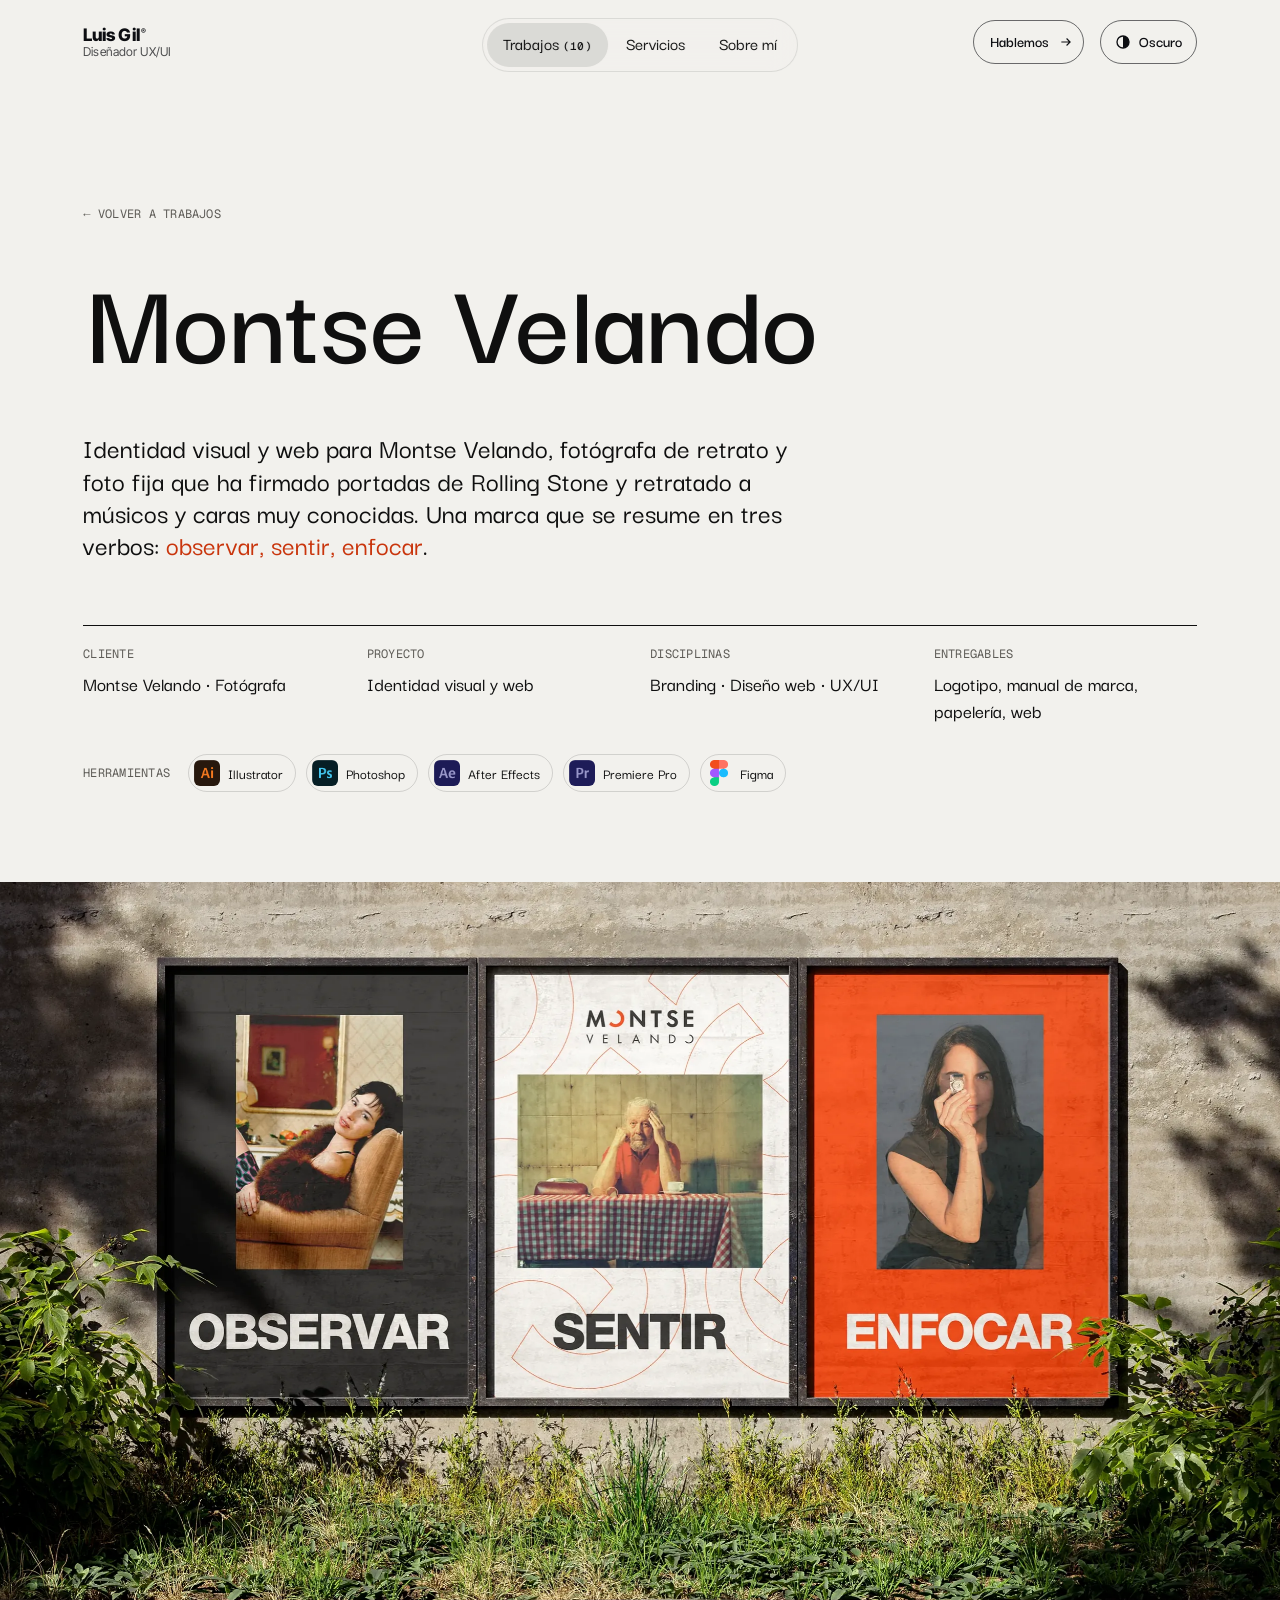
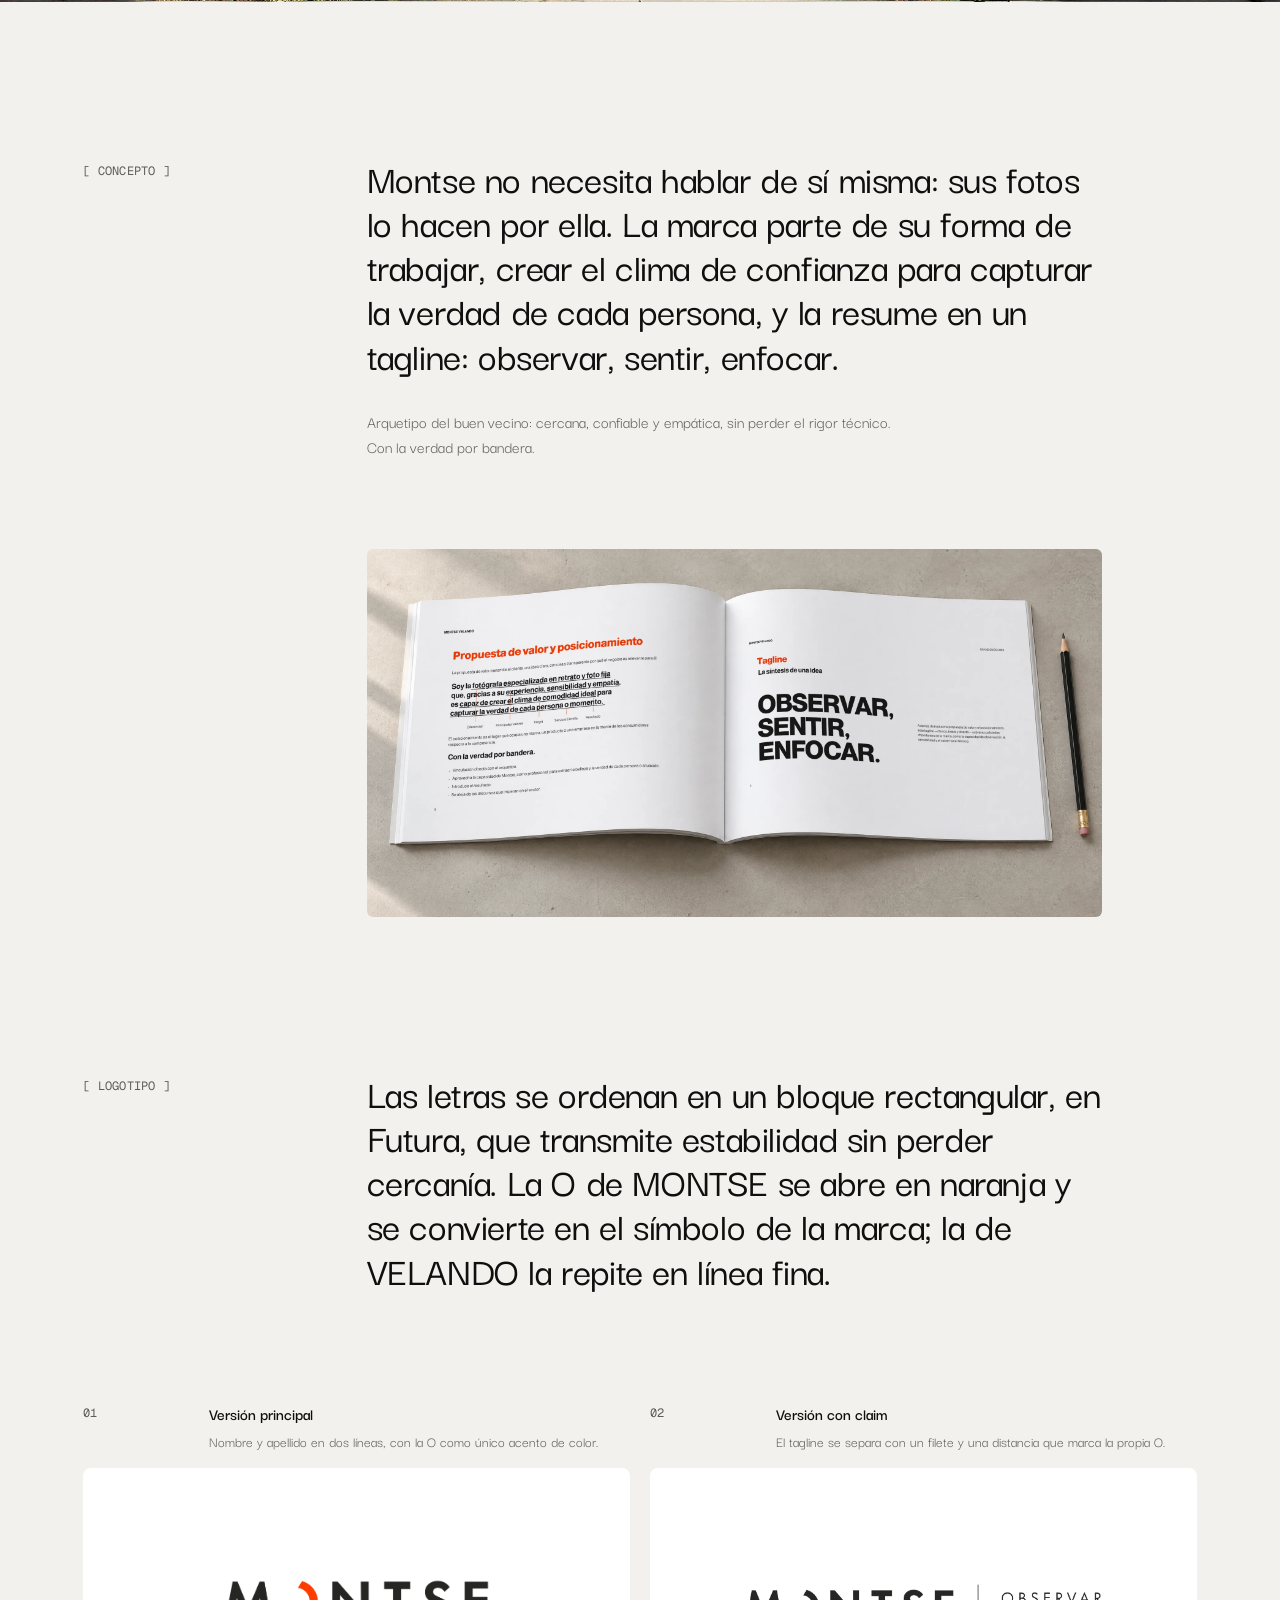
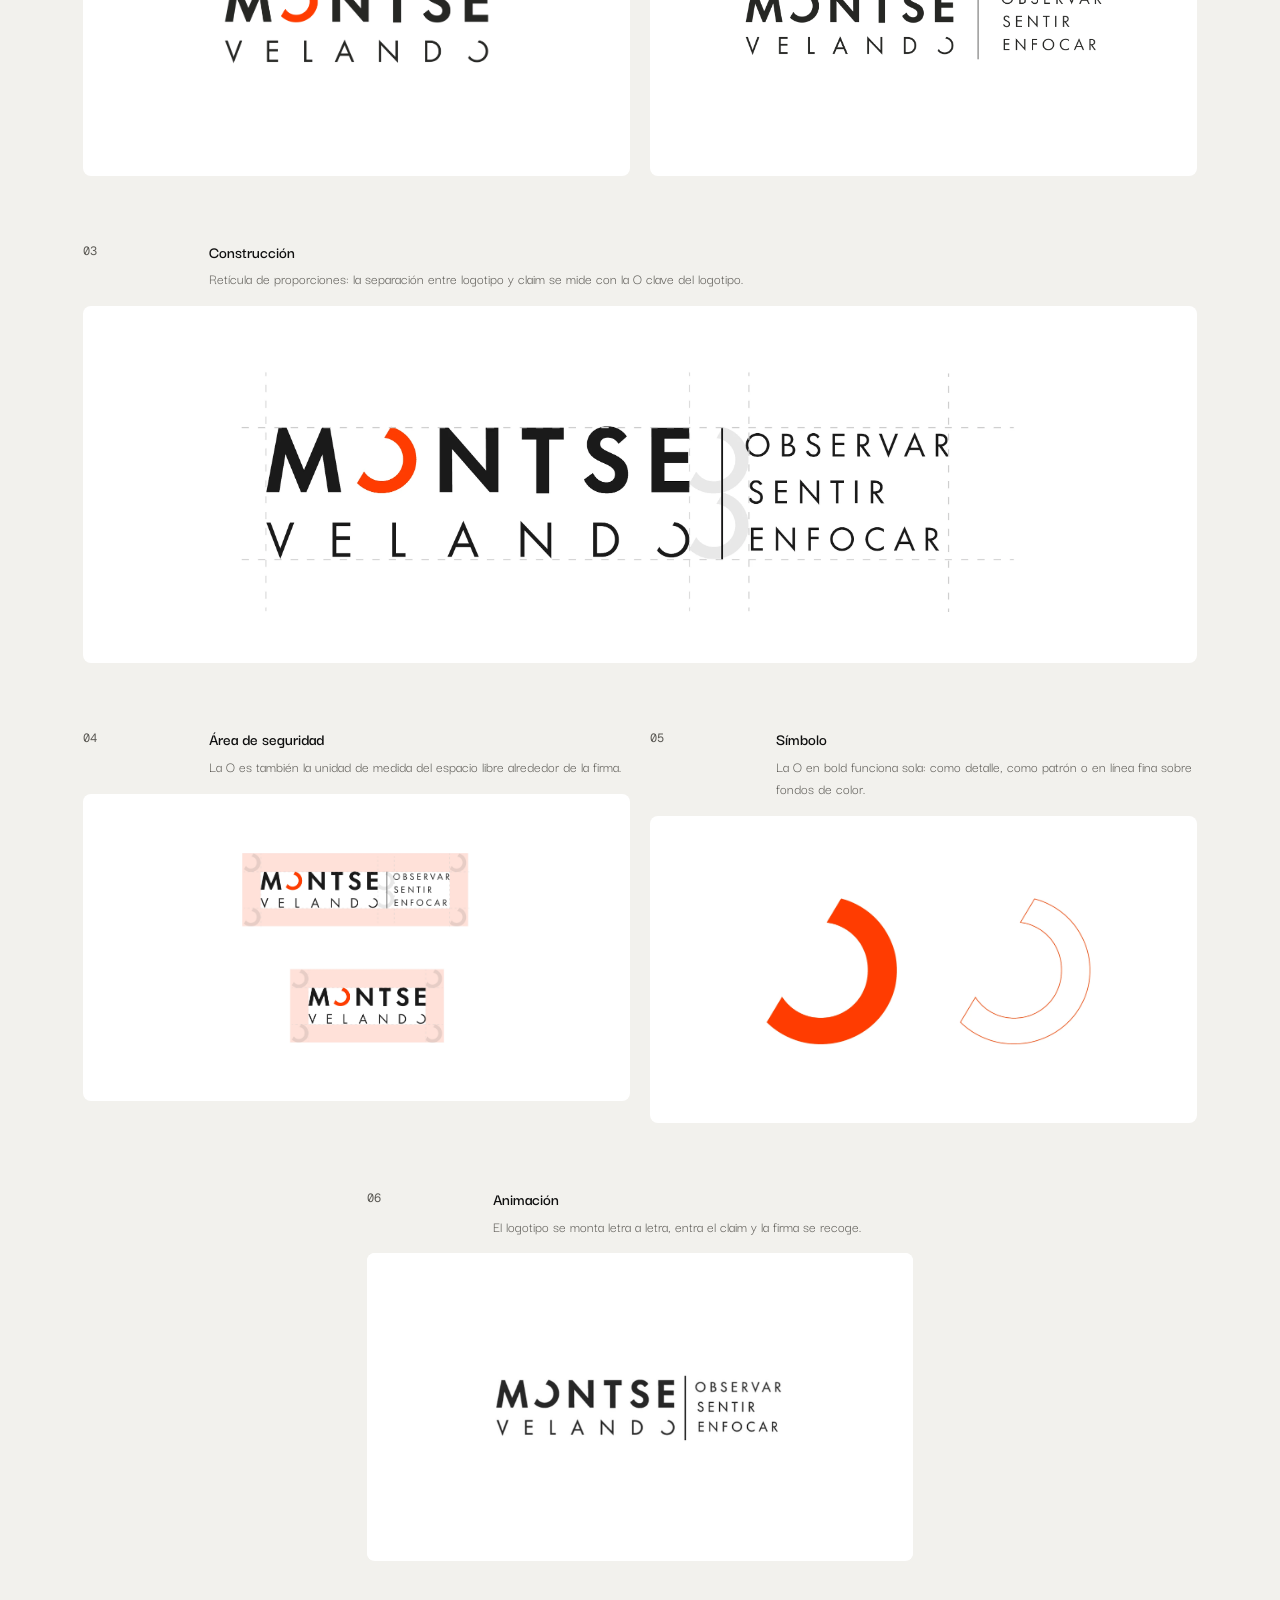
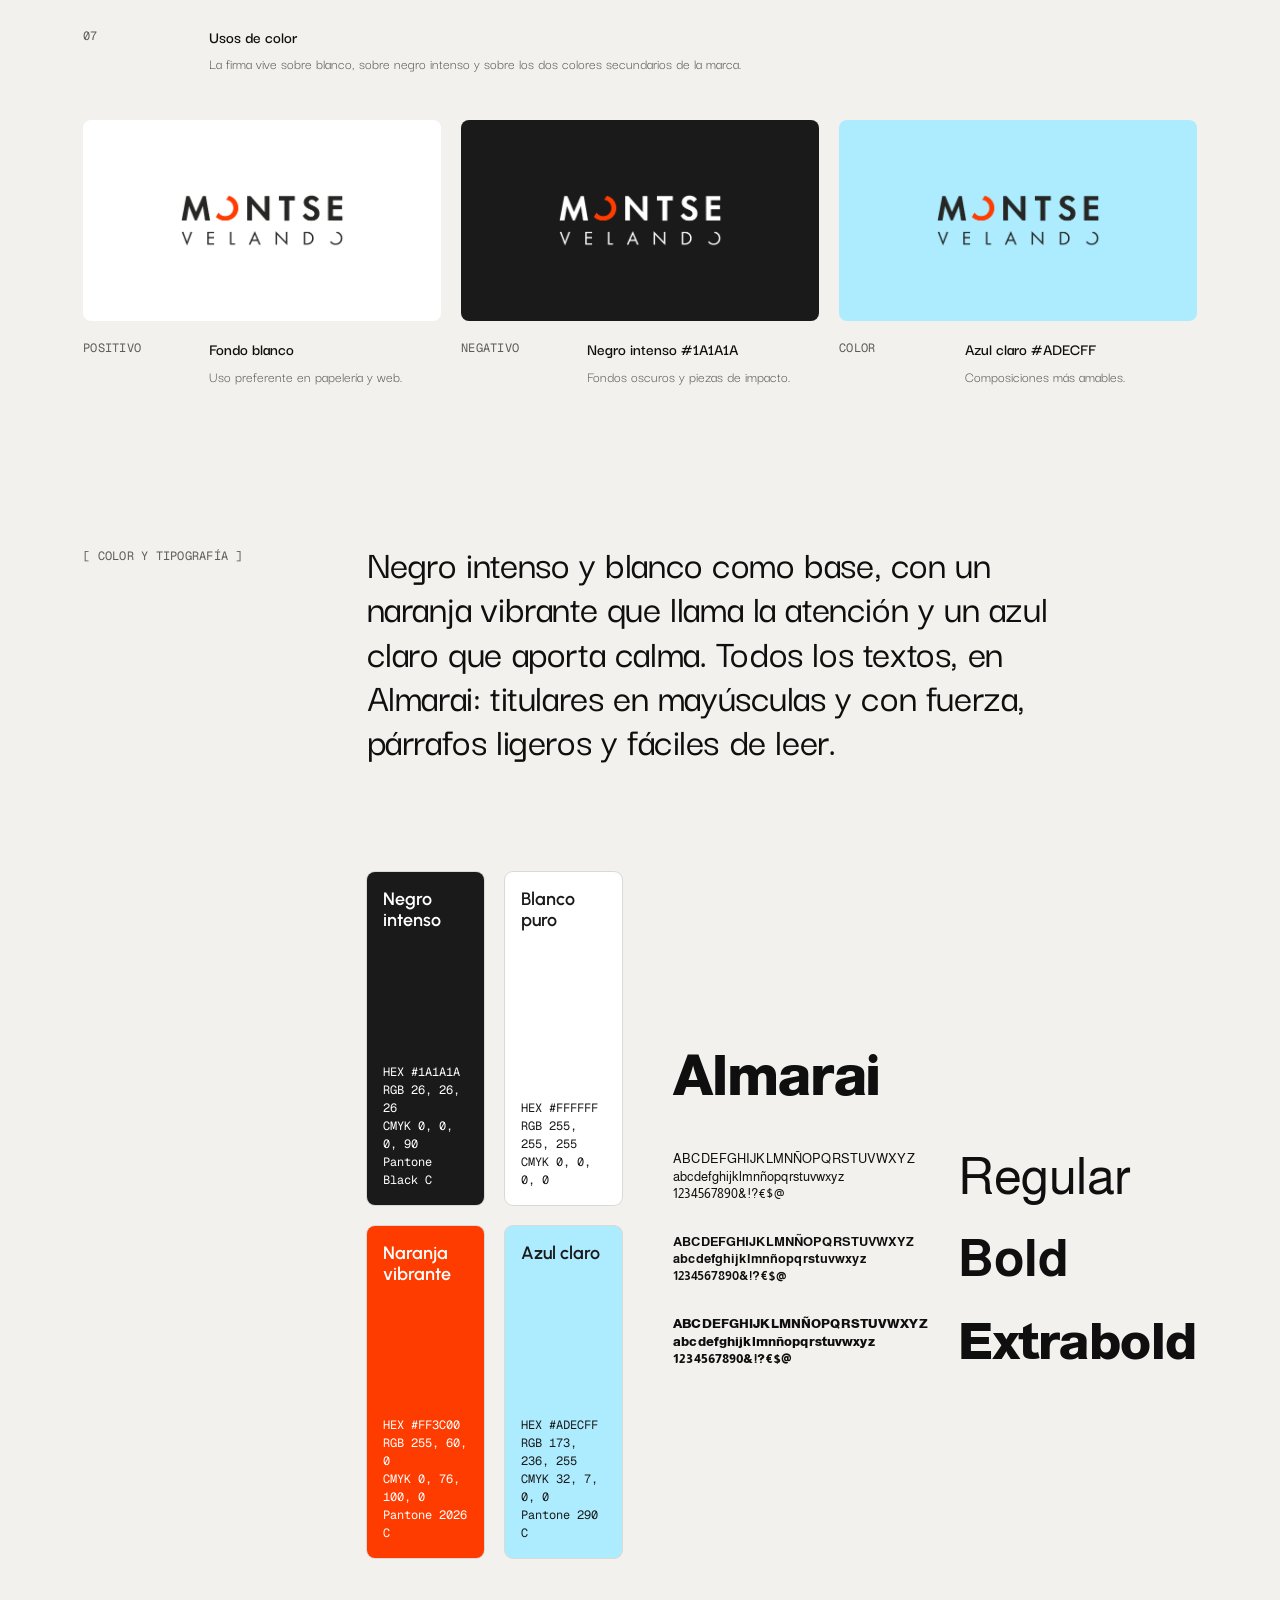
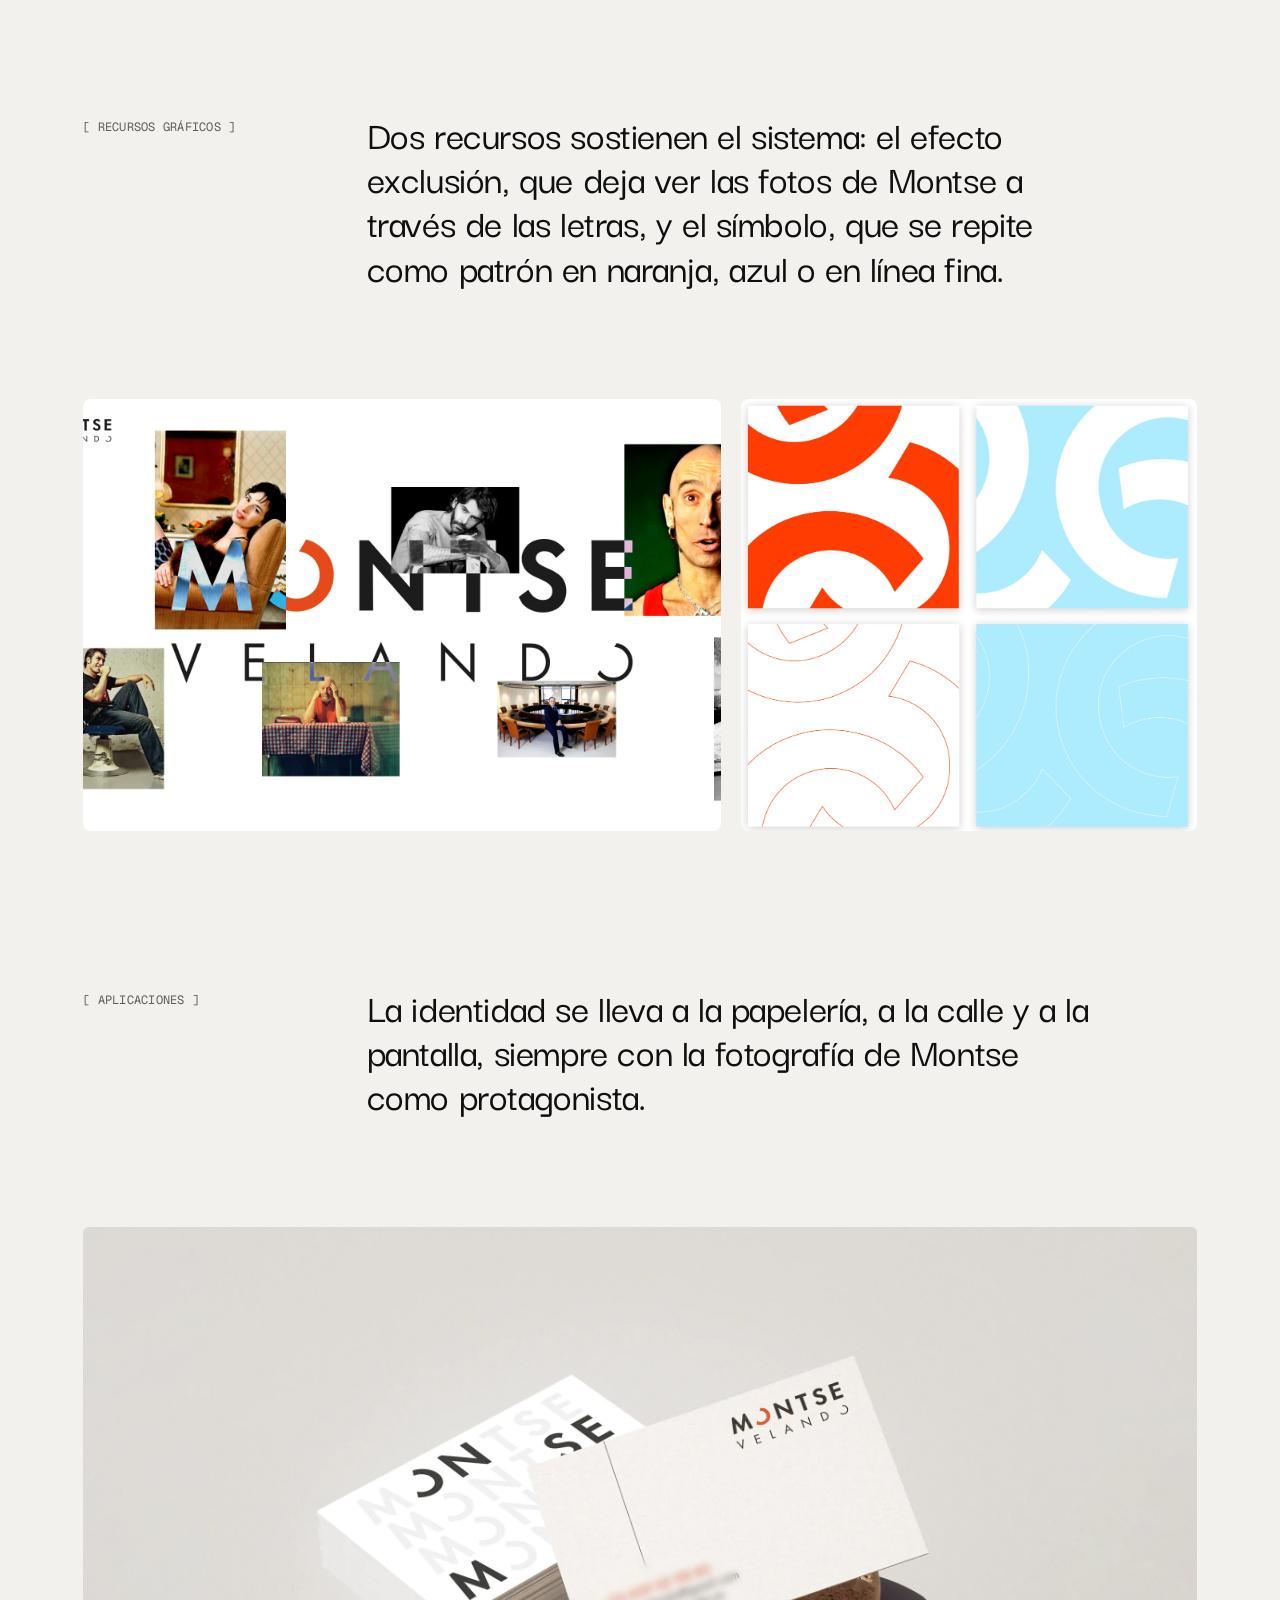
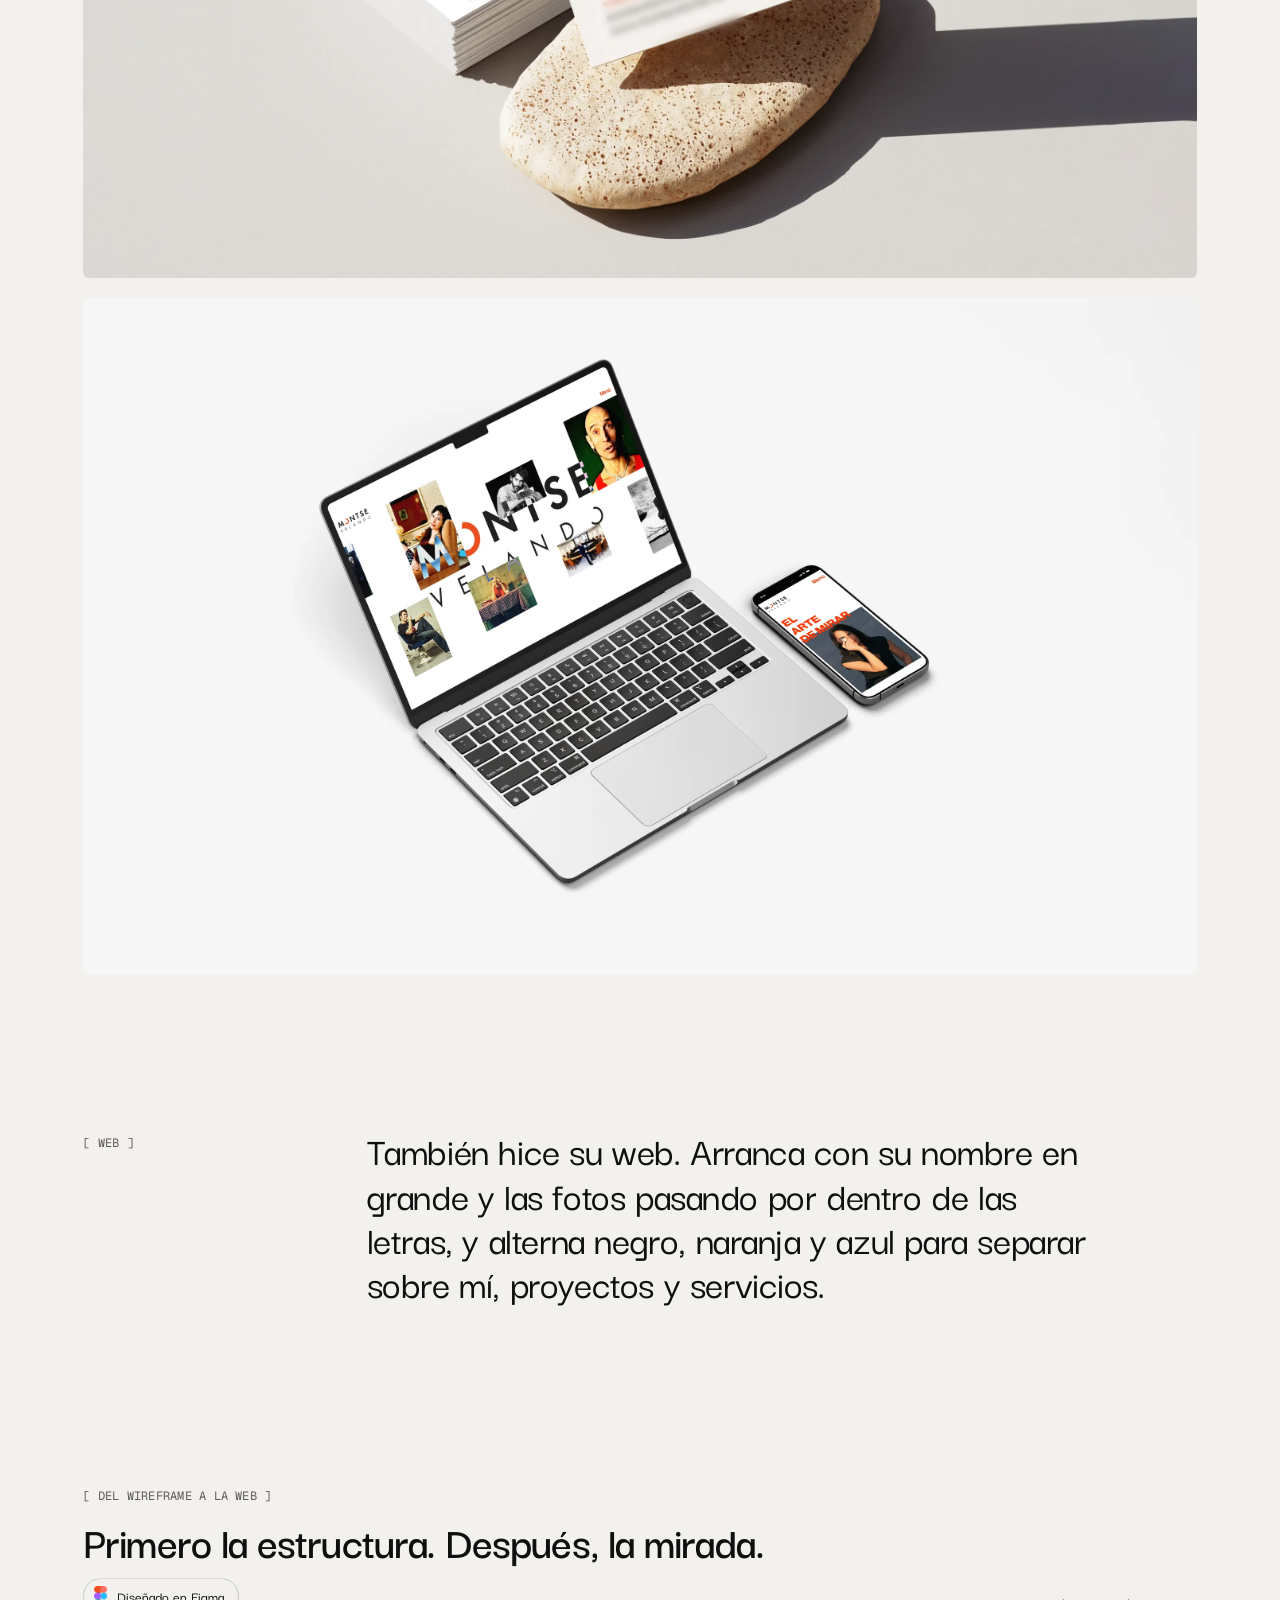
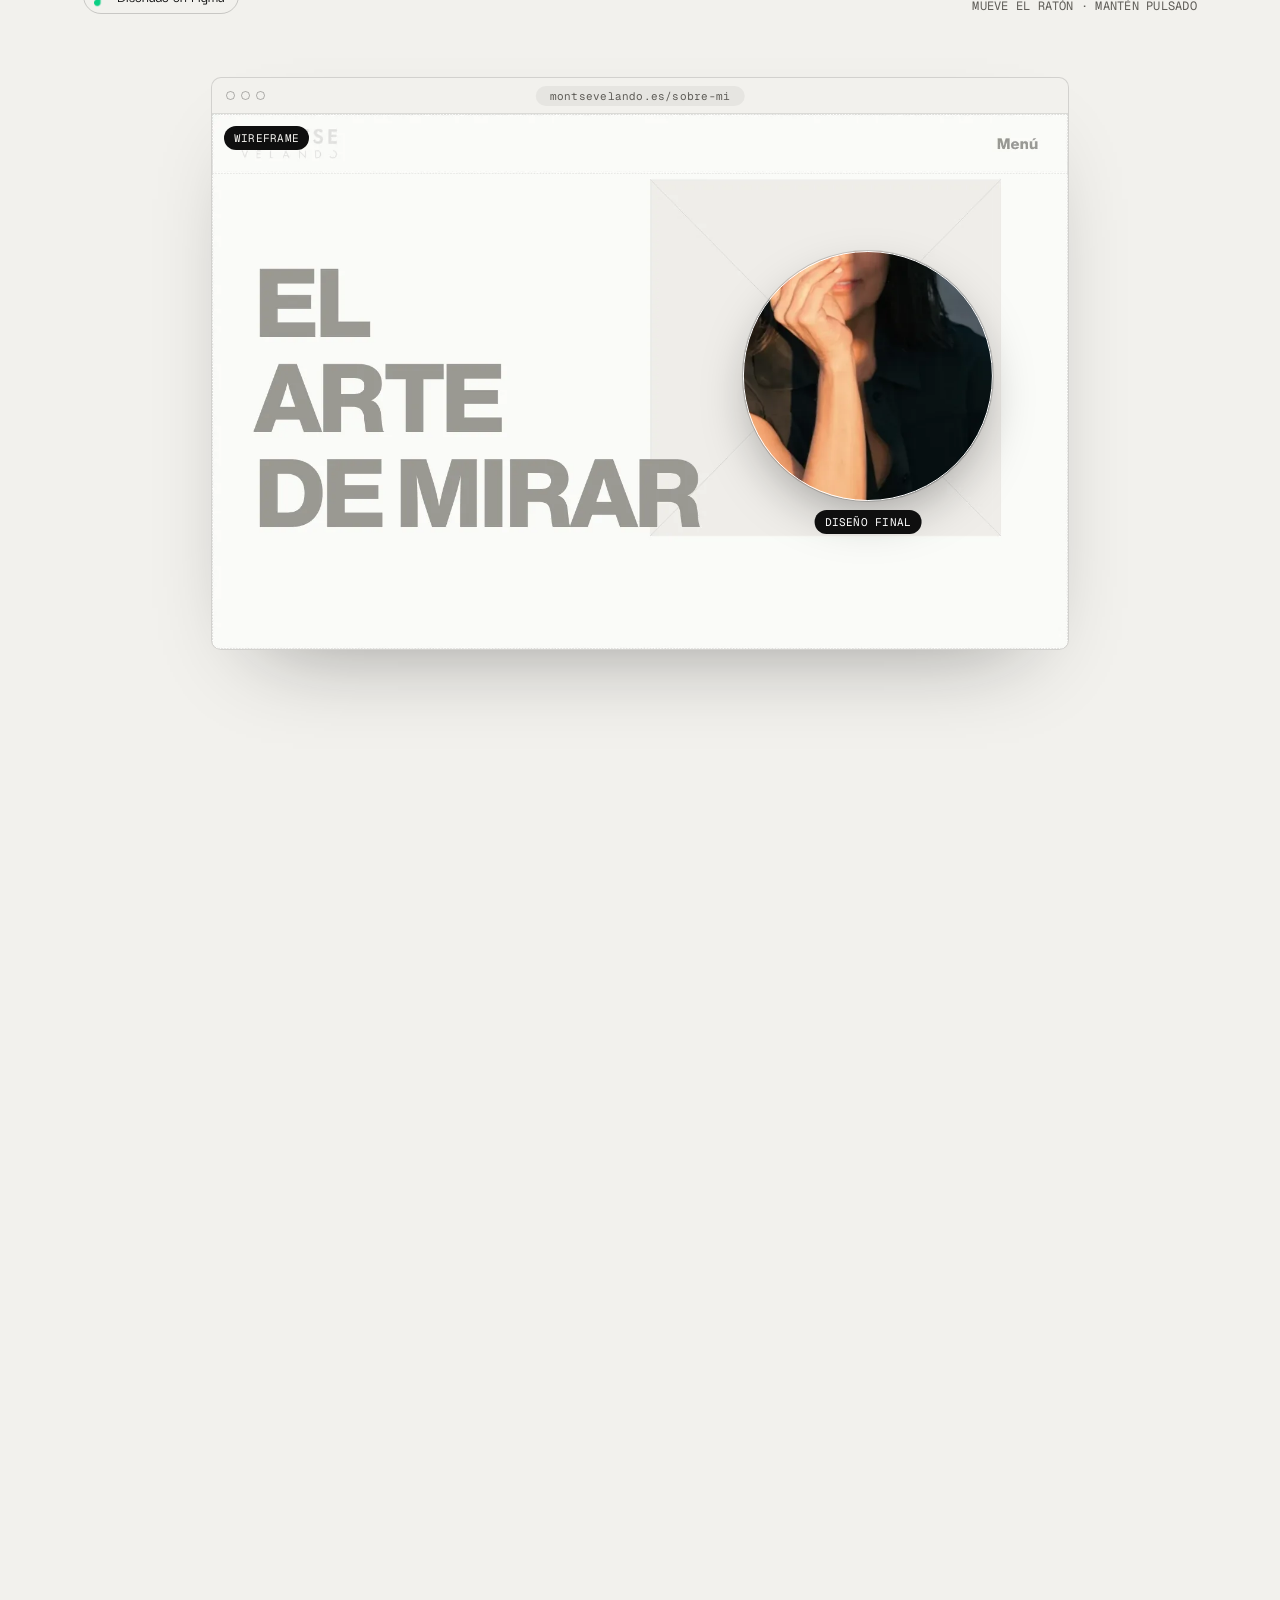
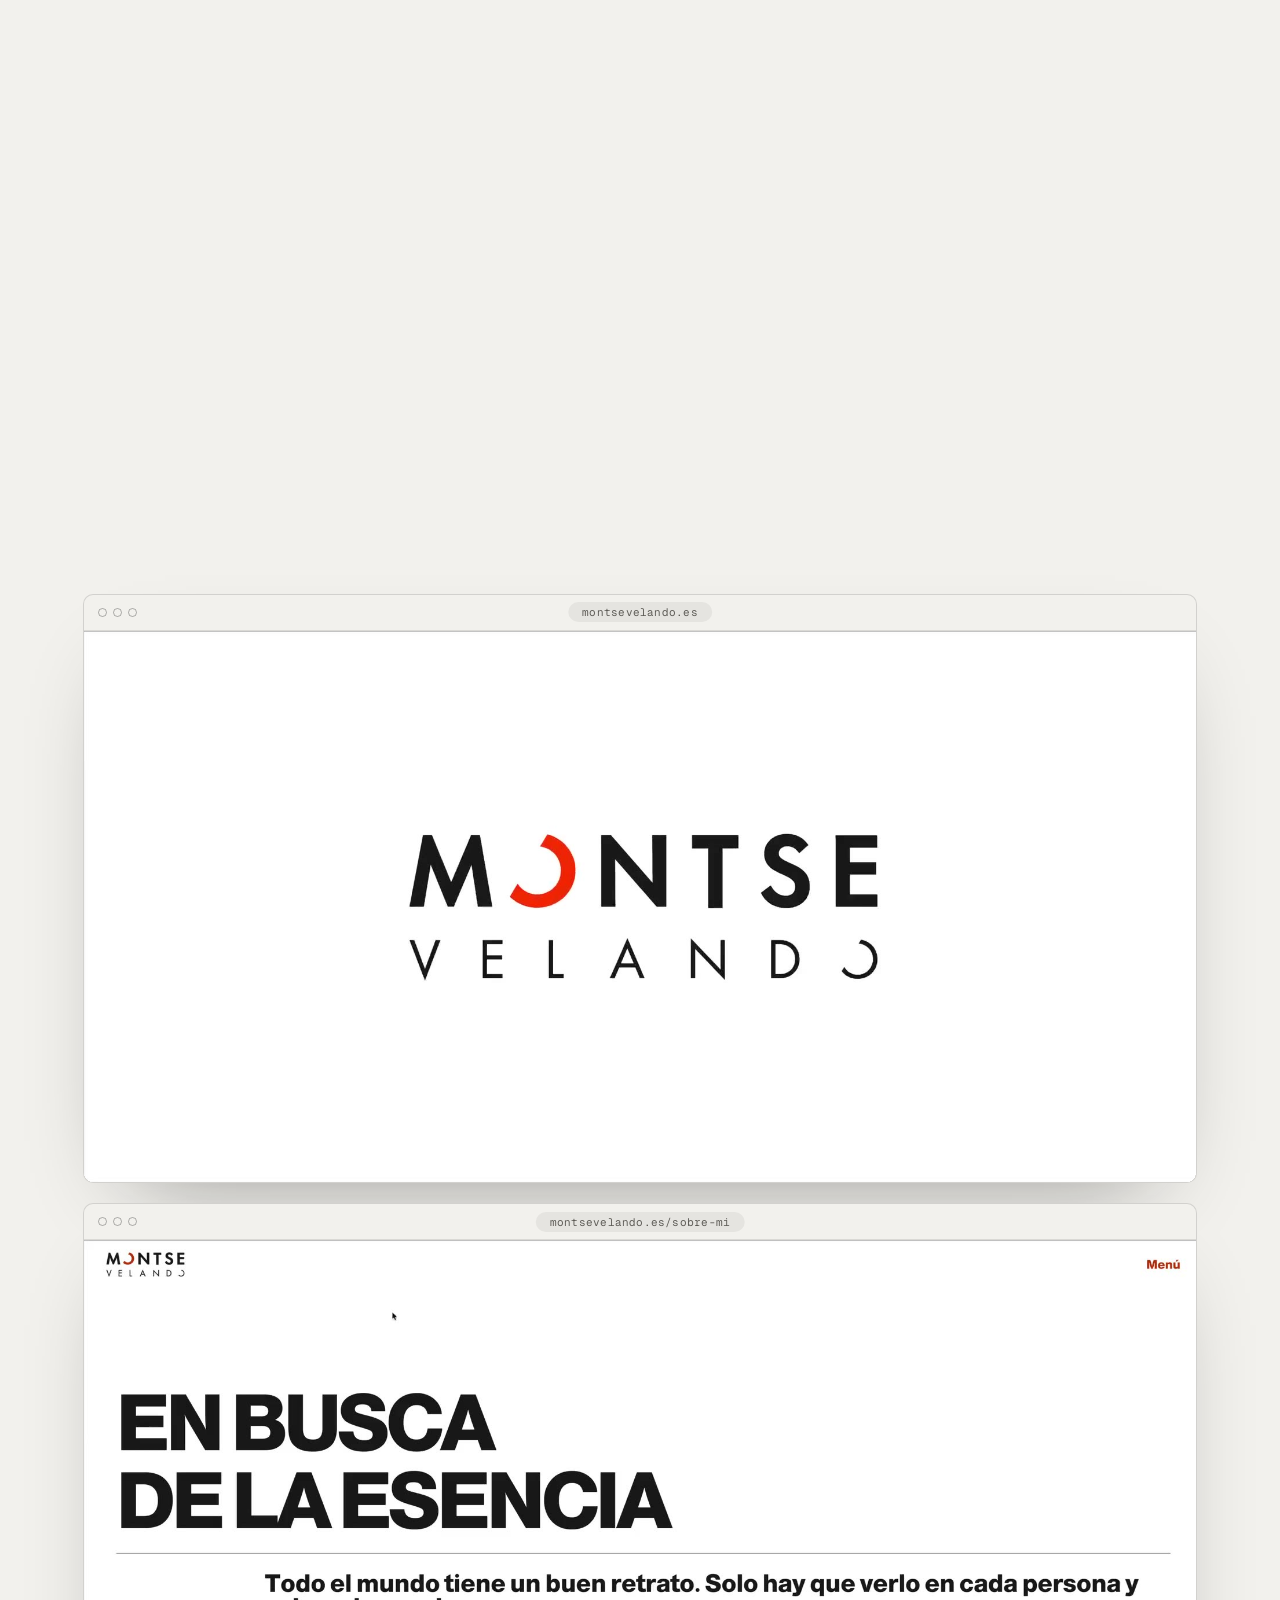
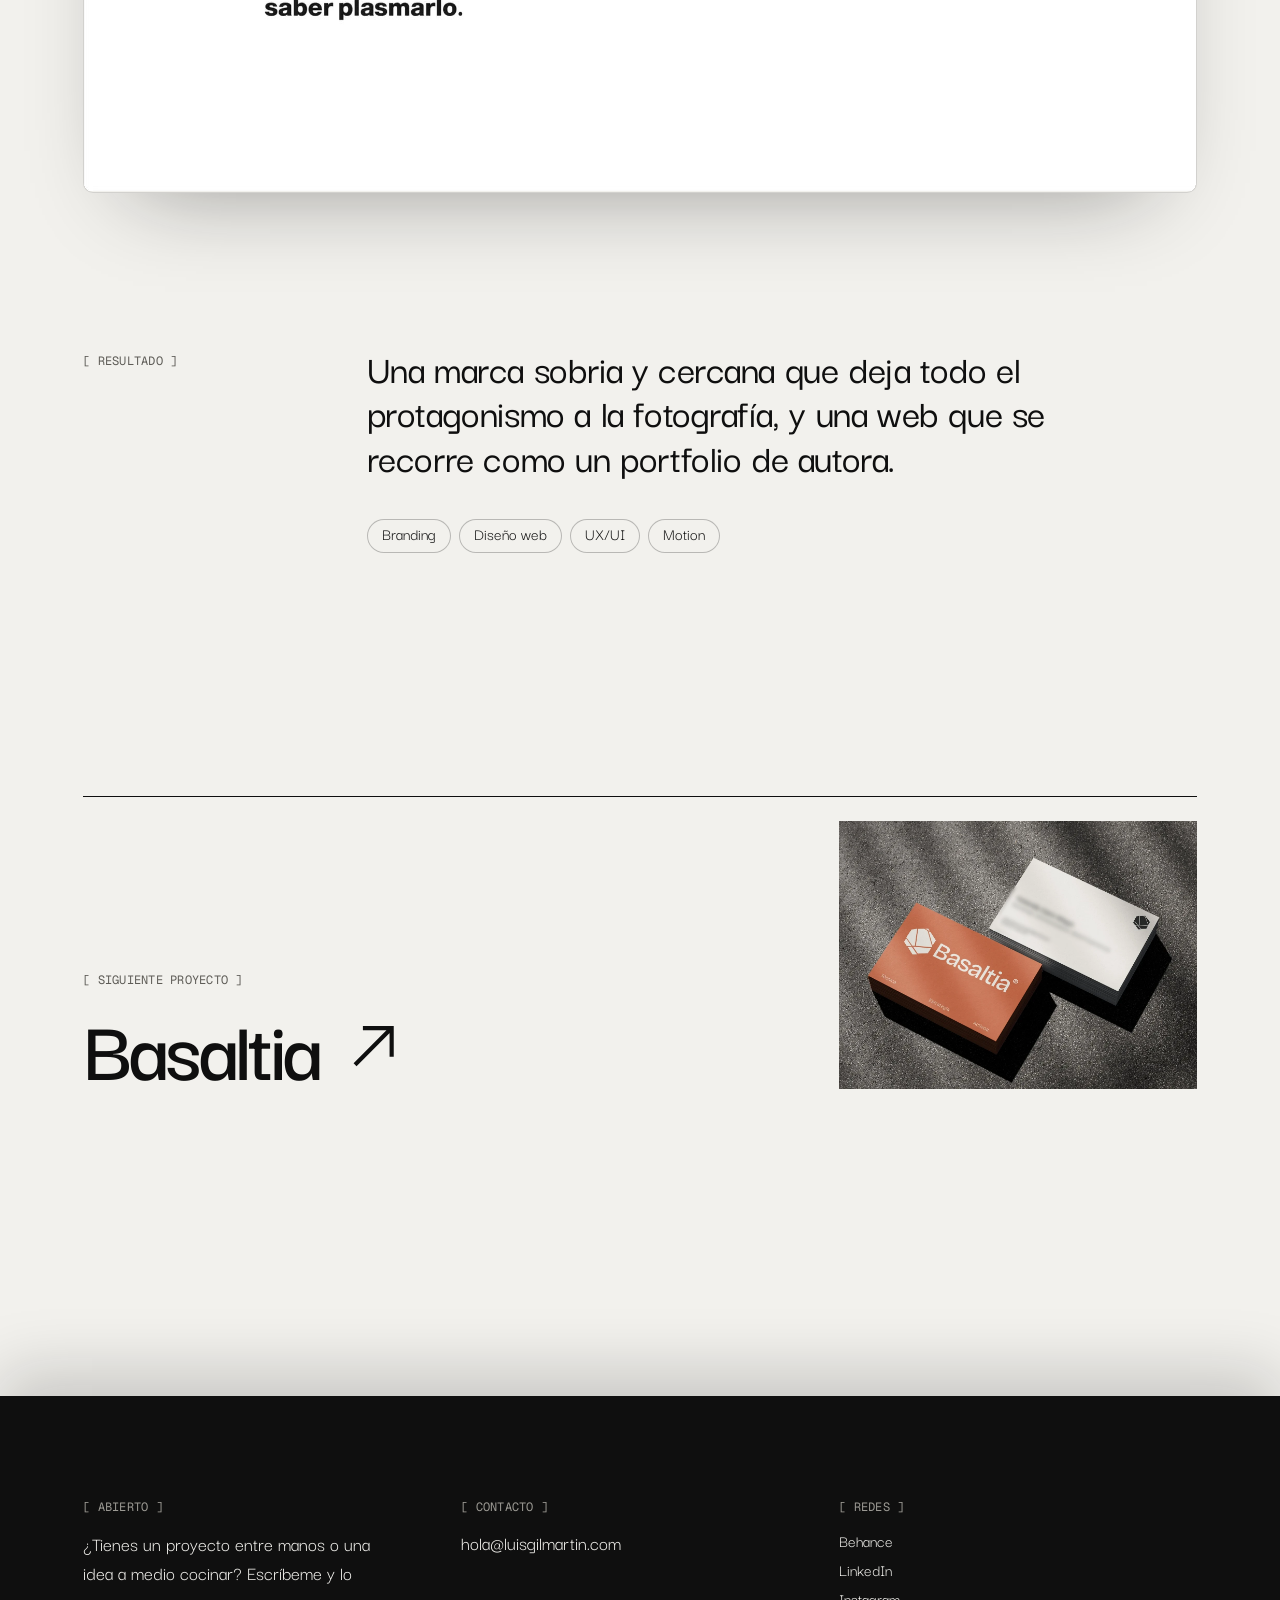
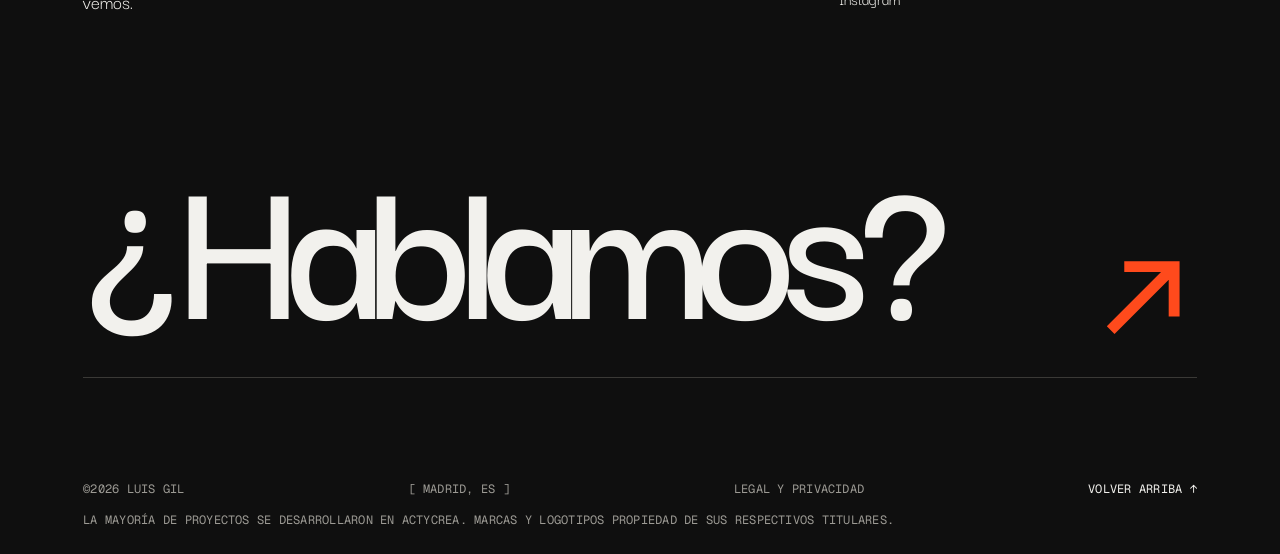
<file: proyecto-montse.html>
<!doctype html>
<html lang="es">
<head>
<meta charset="utf-8">
<meta name="robots" content="noindex, nofollow"><!-- TEMPORAL: quitar en el lanzamiento -->
<meta name="viewport" content="width=device-width, initial-scale=1, viewport-fit=cover">
<title>Montse Velando · Luis Gil</title>
<meta name="description" content="Portfolio de Luis Gil Martín, diseñador web y UX/UI en Madrid. Diseño web, branding y dirección de arte.">
<link rel="canonical" href="https://luisgilmartin.com/proyecto-montse.html">
<meta property="og:type" content="website"><meta property="og:locale" content="es_ES">
<meta property="og:title" content="Montse Velando · Luis Gil"><meta property="og:description" content="Portfolio de Luis Gil Martín, diseñador web y UX/UI en Madrid. Diseño web, branding y dirección de arte.">
<meta property="og:url" content="https://luisgilmartin.com/proyecto-montse.html"><meta property="og:image" content="https://luisgilmartin.com/thumb.jpg">
<meta name="twitter:card" content="summary_large_image">
<link rel="icon" href="favicon.svg" type="image/svg+xml">
<link rel="stylesheet" href="fonts/fonts.css">
<style>
body{margin:0;background:#F2F1ED}
.lg-root{--gm:clamp(20px,6.5vw,128px);--gg:clamp(12px,1.6vw,24px);--accent:#FF4A1C;--bg:#F2F1ED;--fg:#0F0F0F;--muted:#5E5C57;--muted2:#8A8780;--muted-inv:#B9B7B1;--line:rgba(15,15,15,.075);--gline:rgba(15,15,15,.04);--fbg:#0F0F0F;--ffg:#F2F1ED;--fmuted:#9C9A94;--fline:#3A3936;transition:background-color .5s ease,color .5s ease}
.lg-root.lg-dark{--bg:#121211;--fg:#EEEDE9;--muted:#A3A19B;--muted2:#77756F;--muted-inv:#55534E;--line:rgba(238,237,233,.07);--gline:rgba(238,237,233,.035);--fbg:#F2F1ED;--ffg:#0F0F0F;--fmuted:#5E5C57;--fline:#CFCDC7;color-scheme:dark}
body:has(.lg-dark){background:#121211}
.lg-theme{min-height:44px;padding:0 14px;border:1px solid rgba(255,255,255,.6);border-radius:999px;background:transparent;color:#FFFFFF;font:inherit;font-size:16px;font-weight:600;display:inline-flex;align-items:center;gap:8px;cursor:pointer}
.lg-theme{transition:background-color .35s ease,color .35s ease,border-color .35s ease}
.lg-theme:hover{border-color:#FFFFFF;background:#FFFFFF;color:#000000}
.lg-theme:hover svg{transform:rotate(180deg)}
.lg-dark .lg-theme:hover svg{transform:rotate(360deg)}
.lg-theme:focus-visible,.lg-burger:focus-visible{outline:2px solid #FFFFFF;outline-offset:3px}
.lg-theme svg{transition:transform .6s cubic-bezier(.7,0,.2,1)}
.lg-dark .lg-theme svg{transform:rotate(180deg)}
.lg-t-dark{display:none}
.lg-theme .lg-t-light,.lg-theme .lg-t-dark{position:relative;top:-1.25px}
.lg-dark .lg-t-dark{display:inline}
.lg-dark .lg-t-light{display:none}
::view-transition-old(root),::view-transition-new(root){animation:none;mix-blend-mode:normal}
a{color:#0F0F0F;text-decoration:none}a:hover{color:#5E5C57}
.lg-root *{box-sizing:border-box}
.lg-mono{font-family:'Geist Mono',ui-monospace,monospace;font-size:12px;letter-spacing:.02em;text-transform:uppercase}
.lg-link{position:relative;display:inline-block}
.lg-link::after{content:"";position:absolute;left:0;right:0;bottom:-3px;height:1px;background:currentColor;transform:scaleX(0);transform-origin:right;transition:transform .5s cubic-bezier(.2,.8,.2,1)}
.lg-link:hover::after{transform:scaleX(1);transform-origin:left}
.lg-line{display:inline-block;overflow:hidden;vertical-align:bottom;line-height:1;padding:.06em .14em .24em .02em;margin-right:-.12em;margin-bottom:-.22em}
.lg-line > .lg-rise:last-child{letter-spacing:0}
.lg-rise{display:inline-block;transform:translateY(105%);animation:lgRise 1.1s cubic-bezier(.2,.8,.2,1) forwards}
@keyframes lgRise{to{transform:translateY(0)}}
.lg-fade{opacity:0;animation:lgFade 1s ease forwards}
.lg-pic{clip-path:inset(0 50% 0 50%);animation:lgPicIn 1s cubic-bezier(.7,0,.2,1) 2.8s forwards}
@keyframes lgPicIn{to{clip-path:inset(0 0 0 0)}}
.lg-pic-cycle{animation:lgPicCycle 6s steps(1) 3.8s infinite}
@keyframes lgPicCycle{0%{background:#D9D4C7}20%{background:#2A2926}40%{background:#C9CFD0}60%{background:#E3D6CC}80%{background:#BDB9AE}}
@keyframes lgFade{to{opacity:1}}
.lg-curtain{position:fixed;inset:0;z-index:50;pointer-events:none;animation:lgCurtain 1.1s cubic-bezier(.7,0,.2,1) 1.85s forwards}
@keyframes lgCurtain{to{transform:translateY(-100%)}}
.lg-track{display:flex;gap:16px;width:max-content;animation:lgMarquee 38s linear infinite}
@keyframes lgMarquee{to{transform:translateX(calc(-50% - 8px))}}
.lg-card .lg-media{overflow:hidden}
.lg-card .lg-media > div{transition:transform 1s cubic-bezier(.2,.8,.2,1)}
.lg-card:hover .lg-media > div{transform:scale(1.04)}
.lg-card .lg-media{--mx:0%;--my:0%;--py:0%;--s:1.16;--lx:50%;--ly:50%}
.lg-card:hover .lg-media{--s:1.22}
.lg-card .lg-media > div{position:relative}
.lg-card .lg-media img{transform:translate3d(var(--mx),calc(var(--py) + var(--my)),0) scale(var(--s));transition:transform .7s cubic-bezier(.2,.8,.2,1),filter .5s ease;will-change:transform}
.lg-lens{position:absolute;inset:0;pointer-events:none;opacity:0;transition:opacity .4s ease;-webkit-mask-image:radial-gradient(circle clamp(130px,17vw,250px) at var(--lx) var(--ly),#000 55%,transparent 100%);mask-image:radial-gradient(circle clamp(130px,17vw,250px) at var(--lx) var(--ly),#000 55%,transparent 100%)}
@media (hover:hover) and (pointer:fine){.lg-card:hover .lg-lens{opacity:1}.lg-card:hover .lg-media img.lg-base{filter:blur(10px)}}
.lg-card .lg-arrow{transition:transform .5s cubic-bezier(.2,.8,.2,1)}
.lg-card:hover .lg-arrow{transform:translateX(6px) rotate(-45deg)}
.lg-cta .lg-roll{display:inline-block;overflow:hidden;line-height:1;vertical-align:bottom;padding:.04em .08em .04em 0;margin-right:-.15em;letter-spacing:0}
.lg-cta .lg-roll > span{position:relative;display:inline-block;transition:transform .6s cubic-bezier(.7,0,.2,1);transition-delay:calc(var(--i) * 35ms)}
.lg-cta .lg-roll > span::after{content:attr(data-l);position:absolute;left:0;top:calc(100% + .04em)}
.lg-cta:hover .lg-roll > span,.lg-cta:focus-visible .lg-roll > span{transform:translateY(calc(-100% - .04em))}
.lg-cta svg{transition:transform .6s cubic-bezier(.7,0,.2,1)}
.lg-cta:hover svg,.lg-cta:focus-visible svg{transform:rotate(45deg)}
@media (prefers-reduced-motion:reduce){.lg-cta .lg-roll > span,.lg-cta svg{transition:none}}
[hidden]{display:none !important}
.lg-burger{display:none}
.lg-wm{display:inline-block;overflow:hidden;vertical-align:bottom;padding:.12em 0 .14em;margin:-.12em 0 -.14em}
.lg-word{display:inline-block;transform:translate3d(0,112%,0);transition:transform .7s cubic-bezier(.16,1,.3,1) var(--d,0s)}
.is-revealed .lg-word{transform:none}
.lg-slot{position:relative;border-radius:6px;overflow:hidden;background:color-mix(in srgb,var(--fg) 7%,var(--bg));background-image:linear-gradient(to right,color-mix(in srgb,var(--fg) 6%,transparent) 1px,transparent 1px),linear-gradient(to bottom,color-mix(in srgb,var(--fg) 6%,transparent) 1px,transparent 1px);background-size:40px 40px}
.lg-slot > img,.lg-slot > video{position:absolute;inset:0;width:100%;height:100%;object-fit:cover;display:block}
.lg-slot-info{position:absolute;left:16px;right:16px;bottom:14px;display:flex;justify-content:space-between;align-items:flex-end;gap:12px;flex-wrap:wrap}
.lg-slot-kind{display:inline-flex;align-items:center;gap:6px;padding:4px 10px;border-radius:999px;border:1px solid color-mix(in srgb,var(--fg) 20%,transparent);background:var(--bg)}
.lg-slot-phone{border-radius:24px}
.lg-menu{animation:lgMenuFade .35s ease both}
@keyframes lgMenuFade{from{opacity:0}}
.lg-menu .lg-mrow,.lg-menu .lg-mfoot{animation:lgMenuIn .8s cubic-bezier(.2,.8,.2,1) both;animation-delay:calc(var(--i) * 70ms + 120ms)}
@keyframes lgMenuIn{from{opacity:0;transform:translateY(28px)}to{opacity:1;transform:none}}
.lg-mrow{display:grid;grid-template-columns:minmax(0,1fr) auto;align-items:center;padding:18px 0;border-bottom:1px solid #3A3936;color:#F2F1ED !important}
.lg-mrow .lg-mlabel{font-size:clamp(38px,11vw,52px);font-weight:500;line-height:1;letter-spacing:-0.01em;position:relative;top:-0.06em}
.lg-mrow[aria-current="page"] .lg-mlabel{color:#FF4A1C}
.lg-mrow svg{transition:transform .5s cubic-bezier(.2,.8,.2,1)}
.lg-mrow:hover svg,.lg-mrow:focus-visible svg{transform:rotate(-45deg)}
.lg-mclose{border-color:rgba(242,241,237,.6) !important;transition:background-color .35s ease,color .35s ease}
.lg-mclose:hover{background:#F2F1ED !important;color:#0F0F0F !important}
@media (prefers-reduced-motion:reduce){.lg-menu,.lg-menu .lg-mrow,.lg-menu .lg-mfoot{animation:none}}
.lg-btn-label{position:relative;top:-1.25px}
.lg-burger{transition:background-color .35s ease,color .35s ease,border-color .35s ease}
.lg-burger:hover{border-color:#FFFFFF !important;background:#FFFFFF !important;color:#000000 !important}
.lg-num{font-family:'Geist Mono',ui-monospace,monospace;font-size:12px;font-weight:400;letter-spacing:.02em;line-height:1.2;text-transform:uppercase;color:var(--accent-text) !important}
.lg-cols{display:grid;grid-template-columns:repeat(12,minmax(0,1fr));column-gap:var(--gg);row-gap:24px}
.lg-cols > *{min-width:0}
.lg-nav-pill .lg-link[aria-current="page"]{background:color-mix(in srgb,var(--fg) 10%,transparent)}
.lg-tag{background:var(--bg);display:inline-flex;align-items:center;min-height:34px;padding:0 14px 4px;border:1px solid color-mix(in srgb,var(--fg) 25%,transparent);border-radius:999px;font-size:17px}
@media (max-width:860px){.lg-cols > *{grid-column:1 / -1 !important}}
.lg-nav-pill{position:fixed;top:18px;left:50%;transform:translateX(-50%);z-index:21;background:color-mix(in srgb,var(--bg) 80%,transparent);-webkit-backdrop-filter:blur(14px);backdrop-filter:blur(14px);border:1px solid color-mix(in srgb,var(--fg) 10%,transparent);border-radius:999px;padding:4px}
.lg-nav-pill .lg-link{color:var(--fg) !important;padding:7px 16px 9px;line-height:1.2;border-radius:999px;transition:background-color .3s ease}
.lg-nav-pill .lg-link:hover{background:color-mix(in srgb,var(--fg) 8%,transparent)}
.lg-nav-pill .lg-link::after{left:16px;right:16px;bottom:7px}
@media (max-width:560px){
.lg-name{grid-template-columns:minmax(0,1fr) !important;font-size:min(calc((100vw - 2 * var(--gm)) / 1.42),260px) !important;row-gap:0;--lg-gap-b:-.23em}
.lg-name > .lg-line{justify-self:center !important;padding:.06em .07em .02em !important;margin:0 !important}
.lg-name > .lg-line:first-of-type{margin-bottom:var(--lg-gap-a,0) !important}
.lg-name > .lg-line:last-of-type{margin-top:var(--lg-gap-b,0) !important}
.lg-name > .lg-pic{width:100% !important;height:auto !important;aspect-ratio:1.85;align-self:auto !important;border-radius:8px !important}
}
.lg-pw{display:inline-block;white-space:nowrap}
.lg-pl{display:inline-block;font-weight:500}
.lg-cursor{position:fixed;left:0;top:0;width:14px;height:14px;margin:-7px 0 0 -7px;border-radius:50%;background:#FF4A1C;pointer-events:none;z-index:60;opacity:0;transition:width .35s cubic-bezier(.2,.8,.2,1),height .35s cubic-bezier(.2,.8,.2,1),margin .35s cubic-bezier(.2,.8,.2,1),opacity .3s ease;will-change:transform}
.lg-cursor.is-on{opacity:1}
.lg-cursor.is-hover{width:56px;height:56px;margin:-28px 0 0 -28px;opacity:.85}
@media (hover:hover) and (pointer:fine){.lg-root,.lg-root a,.lg-root button{cursor:none}}
@media (hover:none),(pointer:coarse){.lg-cursor{display:none}}
html,body{overflow-x:clip}
.lg-grid{position:fixed;inset:0;z-index:0;pointer-events:none;display:grid;grid-template-columns:repeat(12,minmax(0,1fr));column-gap:var(--gg);padding-left:var(--gm);padding-right:var(--gm)}
.lg-grid > span{border-left:1px solid var(--gline,var(--line));border-right:1px solid var(--gline,var(--line));transform-origin:top;transform:scaleY(0);animation:lgGridIn 1.4s cubic-bezier(.7,0,.2,1) forwards}
.lg-main{position:sticky;z-index:1}
.lg-root > footer{position:relative;z-index:2;box-shadow:0 -24px 60px rgba(15,15,15,.18)}
.lg-shade{position:absolute;inset:0;background:#0F0F0F;opacity:0;pointer-events:none;z-index:5}
@keyframes lgGridIn{to{transform:scaleY(1)}}
@media (max-width:860px){.lg-grid{grid-template-columns:repeat(4,minmax(0,1fr))}.lg-grid > span:nth-child(n+5){display:none}}
@media (max-width:860px){
.lg-nav{display:none !important}
.lg-burger{display:inline-flex}
.lg-works{grid-template-columns:minmax(0,1fr) !important}
.lg-works > a{margin-top:0 !important}
.lg-svcs{grid-template-columns:minmax(0,1fr) !important}
.lg-split{flex-direction:column !important;align-items:flex-start !important}
}
@media (prefers-reduced-motion:reduce){
.lg-rise{animation:none;transform:none}
.lg-pic{animation:none;clip-path:none}
.lg-pic-cycle{animation:none}
.lg-fade{animation:none;opacity:1}
.lg-curtain{display:none}
.lg-grid > span{animation:none;transform:none}
.lg-track{animation:none}
}
/* Scroll reveal ( added by JS only, so content stays visible without it ) */
.lg-rv{opacity:0;transform:translate3d(0,48px,0);transition:opacity .6s ease var(--rd,0s),transform .8s cubic-bezier(.16,1,.3,1) var(--rd,0s) !important}
.lg-rv.is-in{opacity:1;transform:none}
.lg-rv-media{clip-path:inset(100% 0 0 0);transition:clip-path .7s cubic-bezier(.7,0,.2,1) var(--rd,0s) !important}
.lg-rv-media img{scale:1.22;backface-visibility:hidden;transition:scale .95s cubic-bezier(.16,1,.3,1) var(--rd,0s) !important}
.lg-rv-media.is-in{clip-path:inset(0 0 0 0)}
.lg-rv-media.is-in img{scale:1}
.lg-card .lg-rv-media{clip-path:none !important;opacity:0;transition:opacity .7s ease var(--rd,0s) !important}
.lg-card .lg-rv-media img{scale:1 !important}
.lg-card .lg-rv-media.is-in{opacity:1}
.lg-card .lg-media{background:var(--bg)}
/* Main buttons */
.lg-btn{position:relative;isolation:isolate;overflow:hidden;display:inline-flex !important;align-items:center;gap:14px !important;min-height:52px !important;padding:0 6px 0 22px;border:1px solid var(--fg);border-radius:999px;color:var(--fg) !important;font-size:18px !important;font-weight:600 !important;line-height:1;transition:color .45s cubic-bezier(.7,0,.2,1),border-color .45s ease}
.lg-btn::before{content:"";position:absolute;z-index:-1;right:6px;top:50%;width:40px;height:40px;margin-top:-20px;border-radius:50%;background:var(--fg);transform:scale(1);transition:transform .7s cubic-bezier(.7,0,.2,1)}
.lg-btn > .lg-btn-t{position:relative;top:-1px}
.lg-btn .lg-mono{color:inherit;opacity:.6;margin-left:-8px}
.lg-btn-ic{display:inline-flex;align-items:center;justify-content:center;flex:none;width:40px;height:40px;border-radius:50%;background:var(--fg);color:var(--bg);overflow:hidden;transition:background-color .45s ease,color .45s ease,transform .6s cubic-bezier(.7,0,.2,1)}
.lg-btn-ic svg{width:15px;height:15px}
.lg-btn:hover,.lg-btn:focus-visible{color:var(--bg) !important;transition:color .3s ease .2s,border-color .45s ease}
.lg-btn:hover::before,.lg-btn:focus-visible::before{transform:scale(16)}
.lg-btn:hover .lg-btn-ic,.lg-btn:focus-visible .lg-btn-ic{transform:rotate(-45deg)}
.lg-btn:focus-visible{outline:2px solid var(--accent);outline-offset:3px}
@keyframes lgArrowLoop{0%{transform:none}49%{transform:translateX(160%)}50%{transform:translateX(-160%)}100%{transform:none}}
.lg-hbtn{min-height:44px;padding:0 10px 0 16px;border:1px solid rgba(255,255,255,.6);border-radius:999px;color:#FFFFFF;font-size:16px !important;font-weight:600 !important;display:inline-flex;align-items:center;gap:10px !important;transition:background-color .35s ease,color .35s ease,border-color .35s ease}
.lg-hbtn > span{position:relative;top:-1.25px}
.lg-hbtn svg{transition:transform .5s cubic-bezier(.2,.8,.2,1)}
.lg-hbtn:hover,.lg-hbtn:focus-visible{background:#FFFFFF;border-color:#FFFFFF;color:#000000 !important}
.lg-hbtn:hover svg,.lg-hbtn:focus-visible svg{transform:rotate(-45deg)}
.lg-hbtn:focus-visible{outline:2px solid #FFFFFF;outline-offset:3px}
@media (prefers-reduced-motion:reduce){.lg-btn::before,.lg-btn,.lg-btn-ic,.lg-hbtn,.lg-hbtn svg{transition:none}.lg-btn:hover .lg-btn-ic{transform:none}}
/* Design review fixes: dark-mode links, readable accent text, touch targets, small text */
.lg-root{--accent-text:#C9350C}
.lg-root.lg-dark{--accent-text:#FF4A1C}
.lg-root a{color:var(--fg)}
.lg-root a:hover{color:var(--muted)}
.lg-main a.lg-link,.lg-root footer a.lg-link{padding-block:12px;margin-block:-12px}
.lg-main a.lg-link::after,.lg-root footer a.lg-link::after{bottom:9px}
.lg-nav-pill a.lg-link{padding:10px 16px 12px}
.lg-nav-pill a.lg-link::after{bottom:10px}
.lg-root > header > a:first-child{padding-block:5px;margin-block:-5px}
.lg-slot-info .lg-mono{color:var(--fg) !important}
.lg-track > div:has(> img)::after{content:"";position:absolute;inset:auto 0 0;height:60%;background:linear-gradient(to top,rgba(0,0,0,.55),rgba(0,0,0,0));pointer-events:none}
.lg-track > div > img + .lg-mono{z-index:1}
.lg-main a.lg-link.lg-mono,.lg-root footer .lg-mono a.lg-link{padding-block:14px;margin-block:-14px}
.lg-main a.lg-link.lg-mono::after,.lg-root footer .lg-mono a.lg-link::after{bottom:11px}
/* Case studies: device mockups and media */
.pj-media{position:relative;overflow:hidden;background:color-mix(in srgb,var(--fg) 5%,var(--bg))}
.pj-media > img,.pj-media > video{display:block;width:100%;height:100%;object-fit:cover}
.pj-band{background:color-mix(in srgb,var(--fg) 4%,var(--bg))}
.pj-browser{border:1px solid color-mix(in srgb,var(--fg) 14%,transparent);border-radius:10px;overflow:hidden;background:var(--bg);box-shadow:0 40px 90px -50px rgba(15,15,15,.45)}
.pj-bar{height:36px;display:flex;align-items:center;gap:6px;padding:0 14px;border-bottom:1px solid color-mix(in srgb,var(--fg) 10%,transparent);position:relative}
.pj-bar i{width:9px;height:9px;border-radius:50%;border:1px solid color-mix(in srgb,var(--fg) 30%,transparent)}
.pj-bar span{position:absolute;left:50%;transform:translateX(-50%);font-family:'Geist Mono',ui-monospace,monospace;font-size:11px;letter-spacing:.02em;color:var(--muted);padding:3px 14px;border-radius:999px;background:color-mix(in srgb,var(--fg) 5%,transparent);white-space:nowrap}
.pj-view{position:relative;overflow:hidden;container-type:size;background:#0F0F0F}
.pj-view > video,.pj-view > img{display:block;width:100%;height:100%;object-fit:cover;object-position:top}
.pj-scroll > img{height:auto !important;object-fit:initial !important;animation:pjScroll var(--dur,30s) cubic-bezier(.45,0,.55,1) infinite alternate}
.pj-scroll:hover > img{animation-play-state:paused}
@keyframes pjScroll{0%,5%{translate:0 0}95%,100%{translate:0 calc(-100% + 100cqh)}}
.pj-phone{position:relative;width:100%;max-width:calc((100svh - 160px) * .4615);margin-inline:auto;aspect-ratio:9 / 19.5;border-radius:42px;padding:9px;background:#0F0F0F;box-shadow:0 40px 80px -40px rgba(15,15,15,.55),inset 0 0 0 1px rgba(255,255,255,.08)}
.pj-phone::after{content:"";position:absolute;top:18px;left:50%;width:30%;height:22px;margin-left:-15%;border-radius:999px;background:#0F0F0F;z-index:2}
.pj-screen{width:100%;height:100%;border-radius:33px;overflow:hidden;background:#000}
.pj-screen video,.pj-screen img{display:block;width:100%;height:100%;object-fit:cover;object-position:top}
.pj-cap{display:block;margin-top:14px;color:var(--muted)}
.pj-quote{margin:0;font-size:clamp(28px,3.6vw,56px);line-height:1.02;letter-spacing:-0.015em;font-weight:500}
@media (prefers-reduced-motion:reduce){.pj-scroll > img{animation:none}}
/* MMG: scroll-driven mockups, wireframe viewer and brand kit */
.fx-in{opacity:0;transform:translateY(28px);transition:opacity .6s ease var(--fd,0s),transform .8s cubic-bezier(.16,1,.3,1) var(--fd,0s)}
.fx-in.is-on{opacity:1;transform:none}
@media (prefers-reduced-motion:reduce){.fx-in{opacity:1;transform:none;transition:none}}
.fr{position:relative;overflow:hidden}
.fr-dark{}
.fr-dark .lg-mono{color:var(--muted)}
.fr-img img{display:block;width:100%;height:auto}
.fr-head{display:flex;flex-direction:column;align-items:flex-start;gap:14px;padding:0 var(--gm);margin-bottom:clamp(40px,5vw,80px)}
.fr-head p{margin:0;font-size:clamp(26px,2.8vw,44px);line-height:1.05;letter-spacing:-0.015em;font-weight:500}
.fr-exp{height:min(86svh,52vw);min-height:460px;margin:clamp(80px,10vw,160px) 0}
.fr-exp .ex-ph{position:absolute;left:50%;top:50%;width:min(17vw,calc((min(86svh,52vw) - 60px) * .4615));translate:-50% -50%;z-index:3}
.fr-exp .ex-c{position:absolute;margin:0;border-radius:6px;overflow:hidden;box-shadow:0 30px 60px -30px rgba(15,15,15,.35),0 0 0 1px rgba(15,15,15,.06);translate:0 calc((.5 - var(--p,0)) * var(--d,60px))}
.fr-exp .ex-c img{display:block;width:100%;height:auto}
.fr-mos{padding:clamp(72px,9vw,140px) 0;display:flex;flex-direction:column;gap:16px}
.mos-row{display:flex;gap:16px;width:max-content;animation:mosA var(--t,70s) linear infinite alternate}
.mos-row.is-b{animation-name:mosB}
.mos-row img{display:block;height:clamp(160px,19vw,320px);width:auto;border-radius:4px}
@keyframes mosA{from{translate:0 0}to{translate:calc(-100% + 100vw) 0}}
@keyframes mosB{from{translate:calc(-100% + 100vw) 0}to{translate:0 0}}
.fr-phones{padding:clamp(140px,15vw,240px) 0 clamp(80px,10vw,160px)}
/* phones: room under the headline, also for the staggered phones that drift up 40px */
.fr-phones .fr-head{margin-bottom:calc(clamp(56px,7vw,112px) + 40px)}
@media (max-width:860px){.fr-phones{padding-top:120px}.fr-phones .fr-head{margin-bottom:56px}.fr-phones .ph-grid > div{translate:none !important}}
.ph-grid .pj-phone{max-width:none;border-radius:clamp(20px,2.6vw,38px);padding:clamp(4px,.5vw,7px)}
.ph-grid .pj-screen{border-radius:clamp(16px,2.1vw,31px)}
.ph-grid .pj-phone::after{top:clamp(8px,1vw,14px);height:clamp(9px,1.2vw,16px)}
.ph-grid{display:grid;grid-template-columns:repeat(5,1fr);gap:clamp(56px,6vw,100px) clamp(12px,2vw,28px);align-items:start;padding:0 var(--gm);max-width:1240px;margin:0 auto}
.mb{border-radius:clamp(10px,1.2vw,16px);overflow:hidden;background:#fff;box-shadow:0 30px 60px -30px rgba(0,0,0,.8),0 0 0 1px rgba(255,255,255,.08)}
.mb-bar{display:flex;justify-content:center;align-items:center;height:clamp(22px,2.2vw,32px);background:#F4F4F2;border-bottom:1px solid rgba(15,15,15,.08)}
.mb-bar span{font-family:'Geist Mono',ui-monospace,monospace;font-size:clamp(7px,.65vw,10px);color:#77756F;padding:2px 10px;border-radius:999px;background:rgba(15,15,15,.06);white-space:nowrap}
.mb img{display:block;width:100% !important;height:auto !important;object-fit:initial !important;transform:none !important}
.ph-grid > div:nth-child(even){translate:0 calc((.5 - var(--p,0)) * 80px)}
@media (max-width:860px){.ph-grid{grid-template-columns:repeat(3,1fr)}.ph-grid > div:nth-child(n+7){display:none}.fr-exp{height:auto;min-height:0;padding:72px 0}.fr-exp .ex-c{display:none}.fr-exp .ex-ph{position:relative;left:auto;top:auto;translate:none;width:60%;margin:0 auto}}
@media (prefers-reduced-motion:reduce){.mos-row{animation:none}.fr-exp .ex-c,.ph-grid > div{translate:none !important}}
.mg-meta{display:flex;flex-direction:column}
.mg-heroimg{margin:clamp(56px,7vw,110px) calc(var(--gm) * -1) 0;width:auto;overflow:hidden}
.mg-heroimg img{display:block;width:100%;height:min(56.25vw,100svh);object-fit:cover;object-position:50% 48%}
.mg-heroimg{height:min(56.25vw,100svh)}
.mg-heroimg{position:relative}
.mg-heroimg img{height:112% !important;position:relative;top:-6%;will-change:transform;transform:translate3d(0,0,0)}
@media (prefers-reduced-motion:reduce){.mg-heroimg img{height:100% !important;top:0}}
.mg-meta-row{display:grid;grid-template-columns:120px 1fr;gap:16px;align-items:baseline;padding:12px 0;border-top:1px solid color-mix(in srgb,var(--fg) 14%,transparent);font-size:18px;font-weight:500}
.mg-meta-row:last-child{border-bottom:1px solid color-mix(in srgb,var(--fg) 14%,transparent)}
.mg-laptop{position:relative;width:min(100%,calc((100svh - 150px) * 1.5));margin:clamp(56px,7vw,110px) auto 0}
.mg-lid{position:relative;padding:2.1% 2.1% 2.8%;border-radius:22px 22px 0 0;background:#0F0F0F;box-shadow:inset 0 0 0 1px rgba(255,255,255,.08)}
.mg-lid::before{content:"";position:absolute;top:.9%;left:50%;width:6px;height:6px;margin-left:-3px;border-radius:50%;background:#2a2a2a}
.mg-lcd{position:relative;aspect-ratio:16 / 10;overflow:hidden;border-radius:4px;background:#fff}
.mg-base{position:relative;width:114%;margin-left:-7%;height:clamp(12px,1.6vw,22px);border-radius:2px 2px 18px 18px / 2px 2px 100% 100%;background:linear-gradient(180deg,#E4E3DF 0%,#C9C8C3 55%,#9E9D98 100%);box-shadow:0 30px 60px -30px rgba(15,15,15,.45)}
.mg-base::before{content:"";position:absolute;top:0;left:50%;width:16%;height:45%;margin-left:-8%;border-radius:0 0 10px 10px;background:linear-gradient(180deg,#B9B8B3,#D6D5D0)}
.mg-tile{position:relative;flex:1;overflow:hidden;border:1px solid color-mix(in srgb,var(--fg) 10%,transparent);background:#fff}
.mg-tile video{display:block;width:100%;height:100%;object-fit:cover}
.mg-tile img{display:block;width:100%;height:100%;object-fit:cover;object-position:top}
@media (max-width:860px){.mg-meta-row{grid-template-columns:96px 1fr;font-size:17px}.mg-lid{border-radius:12px 12px 0 0}}
.mg-xp{padding:0}
.mg-xp-box{position:relative;height:min(100svh,56.25vw);width:100%;overflow:hidden;clip-path:inset(calc((1 - var(--p,0)) * 7%) calc((1 - var(--p,0)) * var(--gm)));background:#0b1230}
.mg-xp-box video{display:block;width:100%;height:100%;object-fit:cover;scale:calc(1.12 - var(--p,0) * .12)}
.mg-xp-cap{position:absolute;left:var(--gm);bottom:clamp(20px,3vw,40px);color:#fff;opacity:calc(var(--p,0) * 1.4 - .4)}
.mg-stage{position:relative;overflow:hidden;min-height:min(100svh,62vw);display:flex;flex-direction:column;justify-content:center;padding:clamp(40px,7svh,96px) var(--gm);}
.mg-stage .pj-browser{position:relative;width:100%;max-width:calc((100svh - 2 * clamp(40px,7svh,96px) - 90px) * 1.6) !important;transform:perspective(1800px) rotateX(calc((1 - var(--p,0)) * 16deg)) translateY(calc((1 - var(--p,0)) * 60px)) scale(calc(.9 + var(--p,0) * .1));transform-origin:50% 100%;}
.mg-stage-cap{position:relative;width:100%;max-width:calc((100svh - 2 * clamp(40px,7svh,96px) - 90px) * 1.6);margin-inline:auto;display:flex;justify-content:space-between;gap:16px;margin-top:18px;color:var(--muted)}
.mg-wf{position:relative;height:260vh;margin-bottom:clamp(24px,3vw,48px)}
.mg-wf-pin{position:sticky;top:0;height:100vh;height:100svh;display:flex;flex-direction:column;justify-content:center;gap:18px;padding:112px var(--gm) clamp(48px,7svh,80px)}
.mg-wf-head{margin-bottom:clamp(20px,5svh,56px)}
.mg-wf-head{display:flex;justify-content:space-between;align-items:end;gap:24px;flex-wrap:wrap}
.mg-wf-head h2{margin:0;font-size:clamp(30px,3.6vw,56px);line-height:1;letter-spacing:-0.02em;font-weight:600;max-width:15em}
.mg-wf .pj-browser{flex:none;width:min(100%,calc((100svh - 320px - clamp(20px,5svh,56px)) * 1.6 + 2px));margin:0 auto}
.mg-wf-view{position:relative;aspect-ratio:16 / 10;overflow:hidden;container-type:size;cursor:none;touch-action:pan-y;background:#F4F4F1}
.mg-wf-page{position:absolute;left:0;top:0;width:100%;translate:0 calc(var(--sp,0) * (-100% + 100cqh))}
.mg-wf-page img{display:block;width:100%;height:auto}
.mg-wf-lens{position:absolute;inset:0;clip-path:circle(var(--r,0px) at var(--x,50%) var(--y,50%))}
.mg-wf-ring{position:absolute;left:0;top:0;width:calc(var(--r,0px) * 2);height:calc(var(--r,0px) * 2);margin:calc(var(--r,0px) * -1) 0 0 calc(var(--r,0px) * -1);border-radius:50%;border:1px solid #fff;box-shadow:0 0 0 1px rgba(15,15,15,.18),0 20px 50px -10px rgba(15,15,15,.35);transform:translate(var(--x,50%),var(--y,50%));pointer-events:none}
.mg-wf-ring span{position:absolute;left:50%;top:100%;margin-top:10px;transform:translateX(-50%);white-space:nowrap;font-family:'Geist Mono',ui-monospace,monospace;font-size:11px;letter-spacing:.02em;text-transform:uppercase;color:#fff;background:#0F0F0F;padding:5px 10px;border-radius:999px}
.mg-wf-tag{position:absolute;top:12px;left:12px;font-family:'Geist Mono',ui-monospace,monospace;font-size:11px;text-transform:uppercase;letter-spacing:.02em;padding:5px 10px;border-radius:999px;background:#0F0F0F;color:#F2F1ED;pointer-events:none}
.mg-wf-view.is-open .mg-wf-tag,.mg-wf-view.is-open .mg-wf-ring{opacity:0}.mg-wf-tag,.mg-wf-ring{transition:opacity .3s}
.mg-wf-foot{display:flex;justify-content:center;gap:16px;flex-wrap:wrap;color:var(--muted)}
.mg-wf-bar{flex:1 1 160px;max-width:320px;height:1px;background:color-mix(in srgb,var(--fg) 18%,transparent);align-self:center;position:relative}
.mg-wf-bar i{position:absolute;left:0;top:-1px;height:3px;width:calc(var(--sp,0) * 100%);background:var(--fg)}
.mg-kit{padding:clamp(56px,7vw,110px) var(--gm)}
@media (max-height:760px) and (min-width:861px){.mg-wf-pin{padding-top:92px;padding-bottom:44px}}
.mg-sws{display:grid;grid-template-columns:repeat(4,1fr);gap:8px}.mg-sw{display:flex;flex-direction:column;justify-content:space-between;gap:16px;aspect-ratio:1 / 1;padding:12px;font-family:'Geist Mono',ui-monospace,monospace;font-size:11px;text-transform:uppercase;letter-spacing:.02em;box-shadow:inset 0 0 0 1px rgba(22,34,87,.12)}
.mg-sw b{font-family:'Khand',sans-serif;font-size:18px;font-weight:600;letter-spacing:0;line-height:1}
.mg-type{display:flex;flex-direction:column;gap:14px;padding:14px;background:#F5F9FC;color:#162257;box-shadow:inset 0 0 0 1px rgba(22,34,87,.12)}
.mg-type .mg-aa{font-family:'Khand',sans-serif;font-weight:600;font-size:clamp(56px,5vw,84px);line-height:.8}
.mg-type .mg-h{font-family:'Khand',sans-serif;font-weight:700;font-size:clamp(20px,1.6vw,26px);line-height:.95;text-transform:uppercase}
.mg-type p{margin:0;font-family:'Khand',sans-serif;font-weight:500;font-size:17px;line-height:1.5;text-transform:uppercase;color:#404755;max-width:36em}
.mg-btn{display:inline-flex;align-items:center;justify-content:center;height:32px;padding:0 12px;background:#AA182C;color:#fff;font-family:'Khand',sans-serif;font-weight:600;font-size:14px;text-transform:uppercase;letter-spacing:.02em}
.mg-btn.is-ghost{background:transparent;color:#162257;box-shadow:inset 0 0 0 1.5px #162257}
.mg-mob{position:relative;overflow:hidden;padding:clamp(120px,14vw,220px) var(--gm) clamp(48px,8svh,96px)}
.mg-mob .lg-mono{color:var(--muted)}
.mg-mob .pj-phone{max-width:calc((100svh - 2 * clamp(48px,8svh,96px) - 110px) * .4615);}
.mg-dscr{position:absolute;inset:0;overflow:hidden;container-type:size;background:#fff}
.mg-dscr > .mg-pscr-l{--dur:44s}
.mg-dscr > .mg-pscr-l,.mg-pscr > .mg-pscr-l{display:block;width:100%;height:auto !important;object-fit:initial !important;will-change:translate;animation:pjScroll var(--dur,46s) cubic-bezier(.45,0,.55,1) infinite alternate}
.mg-dscr > .mg-pscr-h{position:absolute;top:0;left:0;width:100%;height:auto !important;z-index:1}
.mg-dscr:hover > .mg-pscr-l{animation-play-state:paused}
.mg-pscr{position:relative;width:100%;height:100%;overflow:hidden;container-type:size;background:#fff;border-top:34px solid #fff}
.mg-pscr > .mg-pscr-l{display:block;width:100%;height:auto !important;object-fit:initial !important;will-change:translate;animation:pjScroll var(--dur,46s) cubic-bezier(.45,0,.55,1) infinite alternate}
.mg-pscr > .mg-pscr-h{position:absolute;top:0;left:0;width:100%;height:auto !important;z-index:1}
.mg-pscr:hover > .mg-pscr-l{animation-play-state:paused}
@media (prefers-reduced-motion:reduce){.mg-pscr > .mg-pscr-l{animation:none}}
.mg-ph{translate:0 calc((.5 - var(--p,0)) * var(--d,80px))}
.mg-sticky{position:sticky;top:120px}
@media (max-width:860px){.mg-wf{height:auto}.mg-wf-pin{position:relative;height:auto;padding-top:clamp(80px,12vw,120px)}.mg-wf .pj-browser{width:100%}.mg-sticky{position:static}.mg-mob{display:flex !important;flex-wrap:wrap;column-gap:4%;row-gap:40px}.mg-mob > div{width:100%}.mg-mob > div:nth-child(2),.mg-mob > div:nth-child(3){width:48%}.mg-mob > div:nth-child(3){margin-top:64px !important}.mg-kit > *{grid-column:1 / -1 !important}}
@media (prefers-reduced-motion:reduce){.mg-xp-box{clip-path:none}.mg-xp-box video{scale:1}.mg-xp-cap{opacity:1}.mg-stage .pj-browser{transform:none}.mg-dscr{position:absolute;inset:0;overflow:hidden;container-type:size;background:#fff}
.mg-dscr > .mg-pscr-l{--dur:44s}
.mg-dscr > .mg-pscr-l,.mg-pscr > .mg-pscr-l{display:block;width:100%;height:auto !important;object-fit:initial !important;will-change:translate;animation:pjScroll var(--dur,46s) cubic-bezier(.45,0,.55,1) infinite alternate}
.mg-dscr > .mg-pscr-h{position:absolute;top:0;left:0;width:100%;height:auto !important;z-index:1}
.mg-dscr:hover > .mg-pscr-l{animation-play-state:paused}
.mg-pscr{position:relative;width:100%;height:100%;overflow:hidden;container-type:size;background:#fff;border-top:34px solid #fff}
.mg-pscr > .mg-pscr-l{display:block;width:100%;height:auto !important;object-fit:initial !important;will-change:translate;animation:pjScroll var(--dur,46s) cubic-bezier(.45,0,.55,1) infinite alternate}
.mg-pscr > .mg-pscr-h{position:absolute;top:0;left:0;width:100%;height:auto !important;z-index:1}
.mg-pscr:hover > .mg-pscr-l{animation-play-state:paused}
@media (prefers-reduced-motion:reduce){.mg-pscr > .mg-pscr-l{animation:none}}
.mg-ph{translate:none}}
.lg-grid{display:none !important}
.bx{--bxbg:var(--bg);background:var(--bxbg);border-radius:8px;padding:clamp(28px,5vw,80px);display:flex;align-items:center;justify-content:center;height:100%;box-sizing:border-box}
.lg-dark .bx{--bxbg:var(--bg)}
.bx img{display:block;max-width:100%;height:auto}
/* nx-noblur */.lg-card:hover .lg-media img.lg-base{filter:none !important}
.fs-v{--fs-tile:var(--bg);margin:0;display:flex;flex-direction:column;gap:16px}
.fs-v-tile{border-radius:8px;overflow:hidden;min-height:0;aspect-ratio:16/9;display:flex;align-items:center;justify-content:center;padding:clamp(24px,4vw,64px)}
.fs-v[style*="span 12"] .fs-v-tile{aspect-ratio:auto;padding:clamp(32px,4vw,64px) 0}
.lg-dark .fs-v{--fs-tile:var(--bg)}
.fs-v-tile img{display:block;width:100%;height:auto;max-height:100%;object-fit:contain}
.fs-v figcaption{display:grid;grid-template-columns:110px 1fr;column-gap:16px;row-gap:4px;font-size:15px;line-height:1.45}
.fs-v figcaption .lg-mono{color:var(--muted);grid-row:span 2;padding-top:3px}
.fs-v figcaption strong{font-weight:600;font-size:17px}
.fs-v figcaption span:last-child{color:var(--muted)}
@media (max-width:760px){.fs-v{grid-column:1 / -1 !important}.fs-v .fs-v-tile{aspect-ratio:4/3 !important;padding:20px}.fs-v figcaption{grid-template-columns:1fr}.fs-v figcaption .lg-mono{grid-row:auto}}
.pl-sw-main{border-radius:8px;padding:20px;display:flex;flex-direction:column;justify-content:space-between}
.pl-sw-main strong{font-size:clamp(18px,1.6vw,24px);font-weight:600}
.pl-sw-main span{font-family:'Geist Mono',ui-monospace,monospace;font-size:12px;line-height:1.6}
.pl-ct{display:flex;align-items:stretch;gap:clamp(32px,4vw,72px);min-width:0}
.pl-cw{display:grid;grid-template-columns:1fr 1fr;gap:var(--gg);flex:1 1 0;min-width:0;max-width:520px}
.pl-cw .pl-sw-main{min-height:clamp(260px,26vw,380px) !important}
.fs-tipo{flex:0 1 460px;min-width:0;width:100%;height:auto;display:block}
@media (max-width:1200px){.pl-ct{flex-direction:column;align-items:flex-start}.pl-cw{width:100%;max-width:620px;flex:none}.fs-tipo{max-width:460px}}
.bx{--bxbg:var(--bg);background:var(--bxbg);border-radius:8px;padding:clamp(28px,5vw,80px);display:flex;align-items:center;justify-content:center;height:100%;box-sizing:border-box}
.lg-dark .bx{--bxbg:var(--bg)}
.bx img{display:block;max-width:100%;height:auto}
.dk-alt{display:none !important}
.lg-dark .dk-src{display:none !important}
.lg-dark .dk-alt{display:block !important}
.pl-sws{display:grid;grid-template-columns:repeat(6,minmax(0,1fr));gap:var(--gg)}
.pl-sw{display:flex;flex-direction:column;gap:6px}
.pl-sw-main{aspect-ratio:3 / 4;border-radius:8px;padding:16px;display:flex;flex-direction:column;justify-content:space-between;font-family:Urbanist,system-ui,sans-serif;box-shadow:0 0 0 1px color-mix(in srgb,var(--fg) 8%,transparent)}
.pl-sw-main strong{font-size:clamp(16px,1.4vw,20px);font-weight:600}
.pl-sw-main span{font-size:12px;line-height:1.5}
.pl-sw-steps{display:flex;flex-direction:column;gap:6px}
.pl-sw-steps span{height:34px;border-radius:6px;display:flex;align-items:center;padding:0 12px;font-family:Urbanist,system-ui,sans-serif;font-size:12px;color:var(--fg)}
.pl-spec{display:grid !important;grid-template-columns:max-content max-content;column-gap:clamp(20px,2.4vw,40px);align-items:center}
.pl-spec-name{grid-column:1 / -1}
.pl-spec .pl-spec-row{display:contents}
.pl-spec-row > *{padding:clamp(10px,1.2vw,16px) 0}
@media (max-width:560px){.pl-spec{grid-template-columns:1fr}}
.pl-ct{display:flex;justify-content:flex-start;align-items:center;gap:clamp(32px,4vw,72px);min-width:0}
.pl-ct .pl-cw{flex:1 1 0;min-width:0;max-width:520px}
.pl-ct .pl-spec{flex:none}
@media (max-width:1200px){.pl-ct{flex-direction:column;align-items:flex-start}.pl-ct .pl-cw{width:100%;max-width:620px;flex:none}}
@media (max-width:860px){.pl-ct{flex-direction:column;align-items:stretch}.pl-ct .pl-cw{flex:none}}
.pl-cw{display:grid;grid-template-columns:1fr 1fr;gap:var(--gg)}
@media (max-width:860px){.pl-spec{margin-inline:0}}
.pl-spec{--ink:#160F37;font-family:Urbanist,system-ui,sans-serif;color:var(--ink);width:max-content;max-width:100%;margin-inline:auto}
.lg-dark .pl-spec{--ink:#CFE4FF}
.pl-spec-name{font-size:clamp(40px,4.4vw,68px);font-weight:500;line-height:1;margin-bottom:clamp(20px,2.4vw,36px)}
.pl-spec-row{display:grid;grid-template-columns:max-content max-content;column-gap:clamp(20px,2.4vw,40px) !important;align-items:center;gap:clamp(16px,3vw,48px);padding:clamp(10px,1.2vw,16px) 0}
.pl-spec .pl-spec-row p{margin:0;font-size:clamp(11px,1vw,14px) !important;line-height:1.35 !important;letter-spacing:.01em !important;font-weight:inherit !important;color:var(--ink) !important}
.pl-spec-row > span{font-size:clamp(34px,4vw,62px);line-height:1;letter-spacing:-.01em}
@media (max-width:560px){.pl-spec-row{grid-template-columns:1fr}}
@media (max-width:860px){.pl-sws{grid-template-columns:repeat(2,minmax(0,1fr))}.pl-type{grid-template-columns:1fr}}
.mv-white{background:#FFFFFF;border-radius:8px;overflow:hidden}
.mv-white img,.mv-white video{display:block;width:100%;height:auto}
.mv-spec{font-family:'Almarai',system-ui,sans-serif !important;--ink:var(--fg) !important}
.mv-spec .pl-spec-name{font-weight:800;letter-spacing:-.02em}
.mv-pair{display:grid;grid-template-columns:7fr 5fr;gap:var(--gg);align-items:stretch}
.mv-pair > div{border-radius:8px;overflow:hidden;background:#fff}
.mv-pair img{display:block;width:100%;height:100%;object-fit:cover}
@media (max-width:860px){.mv-pair{grid-template-columns:1fr}}

.wf-figma{display:inline-flex;align-items:center;gap:10px;align-self:flex-start;padding:7px 14px 7px 10px;border-radius:999px;border:1px solid color-mix(in srgb,var(--fg) 18%,transparent);font-size:15px;font-weight:500;color:var(--fg)}
.wf-figma img{display:block;width:auto;height:20px}
.pj-tools{display:flex;align-items:center;gap:18px;flex-wrap:wrap;margin-top:clamp(20px,2.4vw,32px)}
.pj-tools ul{display:flex;gap:10px;flex-wrap:wrap;margin:0;padding:0;list-style:none}
.pj-tools li{display:inline-flex;align-items:center;gap:8px;padding:5px 12px 5px 5px;border-radius:999px;border:1px solid color-mix(in srgb,var(--fg) 14%,transparent);font-size:15px;font-weight:500}
.pj-tools li img{display:block;width:26px;height:26px;object-fit:contain;border-radius:6px}
</style>

</head>
<body>

<div class="lg-root" style="width: 100%; min-height: 100vh; background: var(--bg); color: var(--fg); font-family: 'Darker Grotesque', system-ui, sans-serif; font-size: 18px; position: relative">


<div class="lg-grid" aria-hidden="true"><span style="animation-delay: 0.20s"></span><span style="animation-delay: 0.26s"></span><span style="animation-delay: 0.32s"></span><span style="animation-delay: 0.38s"></span><span style="animation-delay: 0.44s"></span><span style="animation-delay: 0.50s"></span><span style="animation-delay: 0.56s"></span><span style="animation-delay: 0.62s"></span><span style="animation-delay: 0.68s"></span><span style="animation-delay: 0.74s"></span><span style="animation-delay: 0.80s"></span><span style="animation-delay: 0.86s"></span></div>


<div class="lg-cursor" aria-hidden="true" style="background: #FF4A1C"></div>


<header style="position: sticky; top: 0; z-index: 20; mix-blend-mode: difference; color: #FFFFFF; padding: 20px var(--gm); display: flex; align-items: center; justify-content: space-between; gap: 24px">
<a href="index.html" aria-label="Luis Gil, Diseñador UX/UI, inicio" style="font-family: 'Inter Tight', system-ui, sans-serif; display: inline-flex; flex-direction: column; gap: 2px; color: #FFFFFF; line-height: 1">
<span style="font-weight: 800; font-size: clamp(16px, 1.35vw, 20px); letter-spacing: 0">Luis Gil<sup style="font-size: 0.45em; font-weight: 500; letter-spacing: 0; margin-left: 1px; vertical-align: 0.9em">®</sup></span>
<span style="font-weight: 400; font-size: clamp(12px, 0.95vw, 14px); letter-spacing: 0.01em; opacity: 0.72">Diseñador UX/UI</span>
</a>
<div style="display: flex; align-items: center; gap: 16px">
<a class="lg-hbtn lg-nav" href="#contacto" style="color: #FFFFFF"><span>Hablemos</span>
<svg width="14" height="14" viewBox="0 0 24 24" aria-hidden="true"><path d="M4 12h15M13 6l6 6-6 6" fill="none" stroke="currentColor" stroke-width="2"></path></svg></a>
<button class="lg-theme" type="button" data-theme-toggle aria-label="Cambiar entre modo claro y oscuro"><svg width="16" height="16" viewBox="0 0 24 24" aria-hidden="true"><circle cx="12" cy="12" r="9" fill="none" stroke="currentColor" stroke-width="2"></circle><path d="M12 3a9 9 0 0 1 0 18z" fill="currentColor"></path></svg><span class="lg-t-light">Oscuro</span><span class="lg-t-dark">Claro</span></button>
<button class="lg-burger" type="button" data-menu-open style="min-height: 44px; padding: 0 16px; border: 1px solid rgba(255,255,255,.6); border-radius: 999px; background: transparent; color: #FFFFFF; font: inherit; font-size: 16px; font-weight: 600; align-items: center; cursor: pointer"><span class="lg-btn-label">Menú</span></button>
</div>
</header>
<nav class="lg-nav lg-nav-pill" aria-label="Principal" style="display: flex; align-items: center; gap: 2px; font-size: 18px; font-weight: 500">
<a class="lg-link" aria-current="page" href="trabajos.html">Trabajos <span class="lg-mono" style="font-size: 11px">(10)</span></a>
<a class="lg-link" href="servicios.html">Servicios</a>
<a class="lg-link" href="sobre-mi.html">Sobre mí</a>
</nav>

<div class="lg-main" style="top: 0px">
<div class="lg-shade" aria-hidden="true" style="opacity: 0"></div>
<section style="padding: calc(74px + clamp(56px, 9vw, 140px)) var(--gm) 0; margin-top: -74px">
<a class="lg-link lg-mono lg-fade" href="trabajos.html" style="color: var(--muted); animation-delay: .1s">← Volver a trabajos</a>
<div class="lg-cols" style="margin-top: clamp(16px, 2vw, 28px); align-items: end">
<h1 aria-label="Montse Velando" style="grid-column: 1 / span 11; margin: 0; font-size: clamp(56px, 9.5vw, 156px); line-height: 0.95; letter-spacing: -0.035em; font-weight: 600"><span class="lg-line" aria-hidden="true"><span class="lg-rise" style="animation-delay: 0.25s">Montse</span></span> <span class="lg-line" aria-hidden="true"><span class="lg-rise" style="animation-delay: 0.33s">Velando</span></span></h1>
</div>
<div class="lg-cols" style="margin-top: clamp(28px, 4vw, 56px)">
<p class="lg-fade" style="grid-column: 1 / span 8; margin: 0; font-size: clamp(22px, 2.2vw, 32px); line-height: 1.15; font-weight: 500; animation-delay: .7s">Identidad visual y web para Montse Velando, fotógrafa de retrato y foto fija que ha firmado portadas de Rolling Stone y retratado a músicos y caras muy conocidas. Una marca que se resume en tres verbos: <em style="font-style: normal; color: var(--accent-text)">observar, sentir, enfocar</em>.</p>
</div>
<div class="lg-cols lg-fade" style="margin-top: clamp(40px, 5vw, 72px); padding-top: 20px; border-top: 1px solid var(--fg); animation-delay: .85s"><div style="grid-column: span 3; display: flex; flex-direction: column; gap: 8px"><span class="lg-mono" style="color: var(--muted)">Cliente</span><span style="font-size: 20px; font-weight: 500">Montse Velando · Fotógrafa</span></div><div style="grid-column: span 3; display: flex; flex-direction: column; gap: 8px"><span class="lg-mono" style="color: var(--muted)">Proyecto</span><span style="font-size: 20px; font-weight: 500">Identidad visual y web</span></div><div style="grid-column: span 3; display: flex; flex-direction: column; gap: 8px"><span class="lg-mono" style="color: var(--muted)">Disciplinas</span><span style="font-size: 20px; font-weight: 500">Branding · Diseño web · UX/UI</span></div><div style="grid-column: span 3; display: flex; flex-direction: column; gap: 8px"><span class="lg-mono" style="color: var(--muted)">Entregables</span><span style="font-size: 20px; font-weight: 500">Logotipo, manual de marca, papelería, web</span></div></div>
<div class="pj-tools lg-fade" style="animation-delay: .95s"><span class="lg-mono" style="color: var(--muted)">Herramientas</span><ul><li><img src="img/tool-ai.webp" alt="" width="160" height="160">Illustrator</li><li><img src="img/tool-ps.webp" alt="" width="160" height="160">Photoshop</li><li><img src="img/tool-ae.webp" alt="" width="160" height="160">After Effects</li><li><img src="img/tool-pr.webp" alt="" width="160" height="160">Premiere Pro</li><li><img src="img/figma.webp" alt="" width="133" height="200">Figma</li></ul></div>
<div class="mg-heroimg"><img src="img/p/montse/hero.webp" alt="Tres carteles de Montse Velando en un muro: Observar, Sentir, Enfocar" width="2800" height="1575"></div>
</section>
<section class="lg-cols" style="padding: clamp(96px, 12vw, 180px) var(--gm) clamp(56px, 7vw, 110px); row-gap: 24px">
<div style="grid-column: 1 / span 3"><span class="lg-mono" style="color: var(--muted)">[ Concepto ]</span></div>
<p style="grid-column: 4 / span 8; margin: 0; font-size: clamp(28px, 3.2vw, 48px); line-height: 1.08; letter-spacing: -0.01em; font-weight: 500">Montse no necesita hablar de sí misma: sus fotos lo hacen por ella. La marca parte de su forma de trabajar, crear el clima de confianza para capturar la verdad de cada persona, y la resume en un tagline: observar, sentir, enfocar.</p>
<p style="grid-column: 4 / span 6; margin: 8px 0 0; font-size: 17px; line-height: 1.5; color: var(--muted)">Arquetipo del buen vecino: cercana, confiable y empática, sin perder el rigor técnico. Con la verdad por bandera.</p>
</section>
<section class="lg-cols" style="padding: 0 var(--gm); row-gap: var(--gg)"><div style="grid-column: 4 / span 8"><img src="img/p/montse/m-brandbook.webp" alt="Manual de marca de Montse Velando abierto por la propuesta de valor y el tagline Observar, sentir, enfocar" loading="lazy" width="2400" height="1200" style="display: block; width: 100%; height: auto; border-radius: 6px"></div></section>
<section class="lg-cols" style="padding: clamp(96px, 12vw, 180px) var(--gm) clamp(56px, 7vw, 110px); row-gap: 24px">
<div style="grid-column: 1 / span 3"><span class="lg-mono" style="color: var(--muted)">[ Logotipo ]</span></div>
<p style="grid-column: 4 / span 8; margin: 0; font-size: clamp(28px, 3.2vw, 48px); line-height: 1.08; letter-spacing: -0.01em; font-weight: 500">Las letras se ordenan en un bloque rectangular, en Futura, que transmite estabilidad sin perder cercanía. La O de MONTSE se abre en naranja y se convierte en el símbolo de la marca; la de VELANDO la repite en línea fina.</p>
</section>
<section class="lg-cols" style="padding: var(--gg) var(--gm) 0; row-gap: clamp(48px, 5vw, 80px)">
<figure class="fs-v" style="grid-column: span 6"><figcaption><span class="lg-mono">01</span><strong>Versión principal</strong><span>Nombre y apellido en dos líneas, con la O como único acento de color.</span></figcaption><div class="fs-v-tile" style="background: #FFFFFF"><img src="img/p/montse/logo.webp" alt="Logotipo principal de Montse Velando" loading="lazy" width="1381" height="473" style="max-width: min(560px, 62%)"></div></figure>
<figure class="fs-v" style="grid-column: span 6"><figcaption><span class="lg-mono">02</span><strong>Versión con claim</strong><span>El tagline se separa con un filete y una distancia que marca la propia O.</span></figcaption><div class="fs-v-tile" style="background: #FFFFFF"><img src="img/p/montse/logo-claim.webp" alt="Logotipo de Montse Velando con el claim Observar, sentir, enfocar" loading="lazy" width="2321" height="533" style="max-width: 82%"></div></figure>
<figure class="fs-v" style="grid-column: span 12"><figcaption><span class="lg-mono">03</span><strong>Construcción</strong><span>Retícula de proporciones: la separación entre logotipo y claim se mide con la O clave del logotipo.</span></figcaption><div class="fs-v-tile" style="background: #FFFFFF"><img src="img/p/montse/construccion.webp" alt="Construcción del logotipo sobre su retícula" loading="lazy" width="2400" height="763" style="max-width: 72%"></div></figure>
<figure class="fs-v" style="grid-column: span 6"><figcaption><span class="lg-mono">04</span><strong>Área de seguridad</strong><span>La O es también la unidad de medida del espacio libre alrededor de la firma.</span></figcaption><div class="fs-v-tile" style="background: #FFFFFF"><img src="img/p/montse/area.webp" alt="Área de seguridad del logotipo, medida con la O" loading="lazy" width="2340" height="2016" style="max-height: 100%; width: auto; max-width: 70%"></div></figure>
<figure class="fs-v" style="grid-column: span 6"><figcaption><span class="lg-mono">05</span><strong>Símbolo</strong><span>La O en bold funciona sola: como detalle, como patrón o en línea fina sobre fondos de color.</span></figcaption><div class="fs-v-tile" style="background: #FFFFFF"><img src="img/p/montse/simbolo.webp" alt="Símbolo de Montse Velando en bold y en línea" loading="lazy" width="1680" height="870" style="max-width: 78%"></div></figure>
</section>
<section class="lg-cols" style="padding: clamp(48px, 5vw, 80px) var(--gm) 0; row-gap: var(--gg)">
<figure class="fs-v" style="grid-column: 4 / span 6"><figcaption><span class="lg-mono">06</span><strong>Animación</strong><span>El logotipo se monta letra a letra, entra el claim y la firma se recoge.</span></figcaption><div class="mv-white"><video data-pj autoplay muted loop playsinline preload="metadata" poster="img/p/montse/logo-anim-poster.jpg" aria-label="Animación del logotipo de Montse Velando" style="display: block; width: 100%; height: auto"><source src="img/p/montse/logo-anim.mp4" type="video/mp4"></video></div></figure>
</section>
<section class="lg-cols" style="padding: clamp(48px, 5vw, 80px) var(--gm) 0; row-gap: clamp(32px, 3.5vw, 48px)"><div class="fs-v" style="grid-column: 1 / -1"><figcaption><span class="lg-mono">07</span><strong>Usos de color</strong><span>La firma vive sobre blanco, sobre negro intenso y sobre los dos colores secundarios de la marca.</span></figcaption></div>
<figure class="fs-v" style="grid-column: span 4"><div class="fs-v-tile" style="background: #FFFFFF"><img src="img/p/montse/logo.webp" alt="Logotipo sobre blanco" loading="lazy" width="1381" height="473" style="max-width: 66%"></div><figcaption><span class="lg-mono">Positivo</span><strong>Fondo blanco</strong><span>Uso preferente en papelería y web.</span></figcaption></figure>
<figure class="fs-v" style="grid-column: span 4"><div class="fs-v-tile" style="background: #1A1A1A"><img src="img/p/montse/logo-white.webp" alt="Logotipo en blanco sobre negro" loading="lazy" width="1381" height="473" style="max-width: 66%"></div><figcaption><span class="lg-mono">Negativo</span><strong>Negro intenso #1A1A1A</strong><span>Fondos oscuros y piezas de impacto.</span></figcaption></figure>
<figure class="fs-v" style="grid-column: span 4"><div class="fs-v-tile" style="background: #ADECFF"><img src="img/p/montse/logo.webp" alt="Logotipo sobre azul claro" loading="lazy" width="1381" height="473" style="max-width: 66%"></div><figcaption><span class="lg-mono">Color</span><strong>Azul claro #ADECFF</strong><span>Composiciones más amables.</span></figcaption></figure>
</section>
<section class="lg-cols" style="padding: clamp(96px, 12vw, 180px) var(--gm) clamp(56px, 7vw, 110px); row-gap: 24px">
<div style="grid-column: 1 / span 3"><span class="lg-mono" style="color: var(--muted)">[ Color y tipografía ]</span></div>
<p style="grid-column: 4 / span 8; margin: 0; font-size: clamp(28px, 3.2vw, 48px); line-height: 1.08; letter-spacing: -0.01em; font-weight: 500">Negro intenso y blanco como base, con un naranja vibrante que llama la atención y un azul claro que aporta calma. Todos los textos, en Almarai: titulares en mayúsculas y con fuerza, párrafos ligeros y fáciles de leer.</p>
</section>
<section class="lg-cols" style="padding: var(--gg) var(--gm) 0; row-gap: var(--gg); align-items: stretch"><div class="pl-ct" style="grid-column: 4 / -1"><div class="pl-cw"><div class="pl-sw-main" style="background: #1A1A1A; color: #fff; aspect-ratio: auto; min-height: clamp(150px, 15vw, 210px); box-shadow: 0 0 0 1px color-mix(in srgb, var(--fg) 10%, transparent)"><strong>Negro intenso</strong><span>HEX #1A1A1A<br>RGB 26, 26, 26<br>CMYK 0, 0, 0, 90<br>Pantone Black C</span></div><div class="pl-sw-main" style="background: #FFFFFF; color: #1A1A1A; aspect-ratio: auto; min-height: clamp(150px, 15vw, 210px); box-shadow: 0 0 0 1px color-mix(in srgb, var(--fg) 10%, transparent)"><strong>Blanco puro</strong><span>HEX #FFFFFF<br>RGB 255, 255, 255<br>CMYK 0, 0, 0, 0</span></div><div class="pl-sw-main" style="background: #FF3C00; color: #fff; aspect-ratio: auto; min-height: clamp(150px, 15vw, 210px); box-shadow: 0 0 0 1px color-mix(in srgb, var(--fg) 10%, transparent)"><strong>Naranja vibrante</strong><span>HEX #FF3C00<br>RGB 255, 60, 0<br>CMYK 0, 76, 100, 0<br>Pantone 2026 C</span></div><div class="pl-sw-main" style="background: #ADECFF; color: #1A1A1A; aspect-ratio: auto; min-height: clamp(150px, 15vw, 210px); box-shadow: 0 0 0 1px color-mix(in srgb, var(--fg) 10%, transparent)"><strong>Azul claro</strong><span>HEX #ADECFF<br>RGB 173, 236, 255<br>CMYK 32, 7, 0, 0<br>Pantone 290 C</span></div></div><div class="pl-spec mv-spec" style="margin-inline: 0"><div class="pl-spec-name">Almarai</div><div class="pl-spec-row" style="font-weight: 400"><p>ABCDEFGHIJKLMNÑOPQRSTUVWXYZ<br>abcdefghijklmnñopqrstuvwxyz<br>1234567890&amp;!?€$@</p><span>Regular</span></div><div class="pl-spec-row" style="font-weight: 700"><p>ABCDEFGHIJKLMNÑOPQRSTUVWXYZ<br>abcdefghijklmnñopqrstuvwxyz<br>1234567890&amp;!?€$@</p><span>Bold</span></div><div class="pl-spec-row" style="font-weight: 800"><p>ABCDEFGHIJKLMNÑOPQRSTUVWXYZ<br>abcdefghijklmnñopqrstuvwxyz<br>1234567890&amp;!?€$@</p><span>Extrabold</span></div></div></div></section>
<section class="lg-cols" style="padding: clamp(96px, 12vw, 180px) var(--gm) clamp(56px, 7vw, 110px); row-gap: 24px">
<div style="grid-column: 1 / span 3"><span class="lg-mono" style="color: var(--muted)">[ Recursos gráficos ]</span></div>
<p style="grid-column: 4 / span 8; margin: 0; font-size: clamp(28px, 3.2vw, 48px); line-height: 1.08; letter-spacing: -0.01em; font-weight: 500">Dos recursos sostienen el sistema: el efecto exclusión, que deja ver las fotos de Montse a través de las letras, y el símbolo, que se repite como patrón en naranja, azul o en línea fina.</p>
</section>
<section style="padding: var(--gg) var(--gm) 0"><div class="mv-pair"><div><img src="img/p/montse/exclusion.webp" alt="Efecto exclusión: fotografías de Montse dentro de las letras del logotipo" loading="lazy" width="1920" height="1080"></div><div><img src="img/p/montse/patron.webp" alt="Patrones con el símbolo en naranja, azul y línea fina" loading="lazy" width="2400" height="2277"></div></div></section>
<section class="lg-cols" style="padding: clamp(96px, 12vw, 180px) var(--gm) clamp(56px, 7vw, 110px); row-gap: 24px">
<div style="grid-column: 1 / span 3"><span class="lg-mono" style="color: var(--muted)">[ Aplicaciones ]</span></div>
<p style="grid-column: 4 / span 8; margin: 0; font-size: clamp(28px, 3.2vw, 48px); line-height: 1.08; letter-spacing: -0.01em; font-weight: 500">La identidad se lleva a la papelería, a la calle y a la pantalla, siempre con la fotografía de Montse como protagonista.</p>
</section>
<section class="lg-cols" style="padding: var(--gg) var(--gm) 0; row-gap: var(--gg)"><div style="grid-column: 1 / -1"><img src="img/p/montse/m-tarjetas.webp?v=2" alt="Tarjetas de visita de Montse Velando sobre una piedra" loading="lazy" width="2400" height="1402" style="display: block; width: 100%; height: auto; border-radius: 6px"></div></section>
<section class="lg-cols" style="padding: var(--gg) var(--gm) 0; row-gap: var(--gg)"><div style="grid-column: 1 / -1"><img src="img/p/montse/m-portatil.webp" alt="Portátil y móvil con la web de Montse Velando" loading="lazy" width="2800" height="1701" style="display: block; width: 100%; height: auto; border-radius: 6px"></div></section>
<section class="lg-cols" style="padding: clamp(96px, 12vw, 180px) var(--gm) clamp(56px, 7vw, 110px); row-gap: 24px">
<div style="grid-column: 1 / span 3"><span class="lg-mono" style="color: var(--muted)">[ Web ]</span></div>
<p style="grid-column: 4 / span 8; margin: 0; font-size: clamp(28px, 3.2vw, 48px); line-height: 1.08; letter-spacing: -0.01em; font-weight: 500">También hice su web. Arranca con su nombre en grande y las fotos pasando por dentro de las letras, y alterna negro, naranja y azul para separar sobre mí, proyectos y servicios.</p>
</section>
<section class="mg-wf">
<div class="mg-wf-pin">
<div class="mg-wf-head"><div style="display: flex; flex-direction: column; gap: 14px"><span class="lg-mono" style="color: var(--muted)">[ Del wireframe a la web ]</span><h2>Primero la estructura. Después, la mirada.</h2><span class="wf-figma"><img src="img/figma.webp" alt="" width="133" height="200">Diseñado en Figma</span></div><span class="lg-mono" style="color: var(--muted)">Mueve el ratón · mantén pulsado</span></div>
<div class="pj-browser"><div class="pj-bar" aria-hidden="true"><i></i><i></i><i></i><span>montsevelando.es/sobre-mi</span></div><div class="mg-wf-view"><div class="mg-wf-page"><img src="img/p/montse/sobre-wire.webp" alt="Wireframe de la página Sobre mí de Montse Velando" width="1440" height="4500"></div><div class="mg-wf-lens" aria-hidden="true"><div class="mg-wf-page"><img src="img/p/montse/sobre-final.webp" alt="Diseño final de la página Sobre mí de Montse Velando" width="1440" height="4500"></div></div><div class="mg-wf-ring" aria-hidden="true"><span>Diseño final</span></div><span class="mg-wf-tag">Wireframe</span></div></div>
</div>
</section>
<section class="lg-cols" style="padding: var(--gg) var(--gm) 0; row-gap: var(--gg)"><div style="grid-column: 1 / -1"><div class="pj-browser"><div class="pj-bar" aria-hidden="true"><i></i><i></i><i></i><span>montsevelando.es</span></div><div class="pj-view" style="aspect-ratio: 1920 / 952"><video data-pj autoplay muted loop playsinline preload="metadata" poster="img/p/montse/scroll-poster.jpg?v=2" aria-label="Recorrido por la home de la web de Montse Velando" style="display: block; width: 100%; height: auto; object-fit: cover; height: 100%"><source src="img/p/montse/scroll.mp4?v=2" type="video/mp4"></video></div></div></div></section>
<section class="lg-cols" style="padding: var(--gg) var(--gm) 0; row-gap: var(--gg)"><div style="grid-column: 1 / -1"><div class="pj-browser"><div class="pj-bar" aria-hidden="true"><i></i><i></i><i></i><span>montsevelando.es/sobre-mi</span></div><div class="pj-view" style="aspect-ratio: 1920 / 952"><video data-pj autoplay muted loop playsinline preload="metadata" poster="img/p/montse/valores-poster.jpg" aria-label="Sección de valores de la web de Montse Velando" style="display: block; width: 100%; height: 100%; object-fit: cover"><source src="img/p/montse/valores.mp4" type="video/mp4"></video></div></div></div></section>
<section class="lg-cols" style="padding: clamp(96px, 12vw, 180px) var(--gm) clamp(56px, 7vw, 110px); row-gap: 24px">
<div style="grid-column: 1 / span 3"><span class="lg-mono" style="color: var(--muted)">[ Resultado ]</span></div>
<p style="grid-column: 4 / span 8; margin: 0; font-size: clamp(28px, 3.2vw, 48px); line-height: 1.08; letter-spacing: -0.01em; font-weight: 500">Una marca sobria y cercana que deja todo el protagonismo a la fotografía, y una web que se recorre como un portfolio de autora.</p>
<div style="grid-column: 4 / span 8; display: flex; flex-wrap: wrap; gap: 8px; margin-top: 16px"><span class="lg-tag">Branding</span><span class="lg-tag">Diseño web</span><span class="lg-tag">UX/UI</span><span class="lg-tag">Motion</span></div>
</section>
<section style="padding: clamp(96px, 12vw, 180px) var(--gm) clamp(200px, 24vw, 340px)">
<a class="lg-card lg-cols" href="proyecto-basaltia.html" style="padding-top: 24px; border-top: 1px solid var(--fg); align-items: end; row-gap: 24px">
<div style="grid-column: 1 / span 7; display: flex; flex-direction: column; gap: 16px"><span class="lg-mono" style="color: var(--muted)">[ Siguiente proyecto ]</span><span style="display: flex; align-items: center; gap: 0.25em; font-size: clamp(48px, 7vw, 112px); line-height: 0.95; letter-spacing: -0.035em; font-weight: 600"><span>Basaltia</span><svg width="0.7em" height="0.7em" viewBox="0 0 24 24" aria-hidden="true" style="flex: none"><path d="M5 19 19 5M8 5h11v11" fill="none" stroke="currentColor" stroke-width="1.6"></path></svg></span></div>
<div style="grid-column: 9 / span 4"><div class="lg-media" style="aspect-ratio: 4 / 3"><div style="width: 100%; height: 100%"><img class="lg-base" src="img/p/basaltia/card.webp?v=2" alt="Basaltia" style="width: 100%; height: 100%; object-fit: cover; display: block"></div></div></div>
</a>
</section>

</div>

<footer id="contacto" style="background: var(--fbg); color: var(--ffg); padding: clamp(64px, 8vw, 120px) var(--gm) 24px; display: flex; flex-direction: column; gap: clamp(56px, 8vw, 120px)">
<div style="display: grid; grid-template-columns: repeat(3, minmax(0, 1fr)); gap: 32px var(--gg)" class="lg-fcols">
<div style="display: flex; flex-direction: column; gap: 14px"><span class="lg-mono" style="color: var(--fmuted)">[ Abierto ]</span><p style="margin: 0; max-width: 320px; font-size: 20px; line-height: 1.45">¿Tienes un proyecto entre manos o una idea a medio cocinar? Escríbeme y lo vemos.</p></div>
<div style="display: flex; flex-direction: column; gap: 14px"><span class="lg-mono" style="color: var(--fmuted)">[ Contacto ]</span><a class="lg-link" href="mailto:hola@luisgilmartin.com" style="color: var(--ffg); font-size: 20px; justify-self: start; align-self: flex-start">hola@luisgilmartin.com</a></div>
<div style="display: flex; flex-direction: column; gap: 14px"><span class="lg-mono" style="color: var(--fmuted)">[ Redes ]</span><div style="display: flex; flex-direction: column; gap: 6px; align-items: flex-start"><a class="lg-link" href="#contacto" style="color: var(--ffg); font-size: 17px">Behance</a><a class="lg-link" href="#contacto" style="color: var(--ffg); font-size: 17px">LinkedIn</a><a class="lg-link" href="#contacto" style="color: var(--ffg); font-size: 17px">Instagram</a></div></div>
</div>
<a class="lg-cta" href="mailto:hola@luisgilmartin.com" aria-label="¿Hablamos?" style="color: var(--ffg); display: flex; align-items: flex-end; justify-content: space-between; gap: 24px; font-weight: 600; font-size: clamp(72px, 17vw, 260px); line-height: 0.8; letter-spacing: -0.07em; border-bottom: 1px solid var(--fline); padding-bottom: 24px">
<span aria-hidden="true"><span style="display: inline-block; vertical-align: bottom; line-height: 1; padding: 0.04em 0.08em 0.04em 0; margin-right: -0.1em; letter-spacing: 0; position: relative; top: -0.12em">¿</span><span class="lg-roll"><span data-l="H" style="--i: 1">H</span></span><span class="lg-roll"><span data-l="a" style="--i: 2">a</span></span><span class="lg-roll"><span data-l="b" style="--i: 3">b</span></span><span class="lg-roll"><span data-l="l" style="--i: 4">l</span></span><span class="lg-roll"><span data-l="a" style="--i: 5">a</span></span><span class="lg-roll"><span data-l="m" style="--i: 6">m</span></span><span class="lg-roll"><span data-l="o" style="--i: 7">o</span></span><span class="lg-roll"><span data-l="s" style="--i: 8">s</span></span><span class="lg-roll"><span data-l="?" style="--i: 9">?</span></span></span>
<svg width="0.5em" height="0.5em" viewBox="0 0 24 24" aria-hidden="true" style="flex: none"><path d="M5 19 19 5M8 5h11v11" fill="none" stroke="#FF4A1C" stroke-width="2.4"></path></svg>
</a>
<div class="lg-mono" style="display: flex; flex-wrap: wrap; justify-content: space-between; gap: 16px; color: var(--fmuted)">
<span>©2026 Luis Gil</span>
<span>[ Madrid, ES ]</span>
<a class="lg-link" href="legal.html" style="color: var(--fmuted)">Legal y privacidad</a>
<a class="lg-link" href="#top" style="color: var(--ffg)">Volver arriba ↑</a>
</div>
<p class="lg-mono" style="margin: calc(-1 * clamp(56px, 8vw, 120px) + 14px) 0 0; color: var(--fmuted); line-height: 1.6">La mayoría de proyectos se desarrollaron en Actycrea. Marcas y logotipos propiedad de sus respectivos titulares.</p>
</footer>

<div id="lg-menu" hidden class="lg-menu" role="dialog" aria-label="Menú" style="position: fixed; inset: 0; z-index: 40; background: #0F0F0F; color: #F2F1ED; padding: 20px var(--gm) 28px; display: flex; flex-direction: column; overflow-y: auto">
<div style="display: flex; justify-content: space-between; align-items: center; gap: 16px">
<span style="font-family: 'Inter Tight', system-ui, sans-serif; display: inline-flex; flex-direction: column; gap: 2px; line-height: 1"><span style="font-weight: 800; font-size: 16px">Luis Gil<sup style="font-size: 0.45em; font-weight: 500; margin-left: 1px; vertical-align: 0.9em">®</sup></span><span style="font-size: 12px; letter-spacing: 0.01em; color: #9C9A94">Diseñador UX/UI</span></span>
<button type="button" class="lg-mclose" data-menu-close style="min-height: 44px; padding: 0 16px; border: 1px solid rgba(242,241,237,.6); border-radius: 999px; background: transparent; color: #F2F1ED; font: inherit; font-size: 16px; font-weight: 600; cursor: pointer"><span class="lg-btn-label">Cerrar</span></button>
</div>
<nav aria-label="Menú móvil" style="margin-top: clamp(40px, 9vh, 88px); display: flex; flex-direction: column">
<a class="lg-mrow" href="index.html" data-menu-close style="--i: 0; border-top: 1px solid #3A3936"><span class="lg-mlabel">Inicio</span><svg width="18" height="18" viewBox="0 0 24 24" aria-hidden="true"><path d="M4 12h15M13 6l6 6-6 6" fill="none" stroke="currentColor" stroke-width="1.6"></path></svg></a>
<a class="lg-mrow" href="trabajos.html" data-menu-close aria-current="page" style="--i: 1"><span class="lg-mlabel">Trabajos <span class="lg-mono" style="font-size: 11px; color: #9C9A94; vertical-align: 1.6em">(10)</span></span><svg width="18" height="18" viewBox="0 0 24 24" aria-hidden="true"><path d="M4 12h15M13 6l6 6-6 6" fill="none" stroke="currentColor" stroke-width="1.6"></path></svg></a>
<a class="lg-mrow" href="servicios.html" data-menu-close style="--i: 2"><span class="lg-mlabel">Servicios</span><svg width="18" height="18" viewBox="0 0 24 24" aria-hidden="true"><path d="M4 12h15M13 6l6 6-6 6" fill="none" stroke="currentColor" stroke-width="1.6"></path></svg></a>
<a class="lg-mrow" href="sobre-mi.html" data-menu-close style="--i: 3"><span class="lg-mlabel">Sobre mí</span><svg width="18" height="18" viewBox="0 0 24 24" aria-hidden="true"><path d="M4 12h15M13 6l6 6-6 6" fill="none" stroke="currentColor" stroke-width="1.6"></path></svg></a>
</nav>
<div class="lg-mfoot" style="--i: 4; margin-top: auto; padding-top: 40px; display: grid; grid-template-columns: repeat(2, minmax(0, 1fr)); gap: 24px var(--gg)">
<div style="display: flex; flex-direction: column; gap: 10px"><span class="lg-mono" style="color: #9C9A94">[ Contacto ]</span><a href="mailto:hola@luisgilmartin.com" style="color: #F2F1ED; font-size: 18px">hola@luisgilmartin.com</a></div>
<div style="display: flex; flex-direction: column; gap: 10px"><span class="lg-mono" style="color: #9C9A94">[ Redes ]</span><span style="display: flex; flex-wrap: wrap; gap: 4px 14px; font-size: 18px"><a href="#contacto" style="color: #F2F1ED">Behance</a><a href="#contacto" style="color: #F2F1ED">LinkedIn</a><a href="#contacto" style="color: #F2F1ED">Instagram</a></span></div>
<a href="#contacto" data-menu-close style="grid-column: 1 / -1; display: flex; justify-content: space-between; align-items: center; padding-top: 20px; border-top: 1px solid #3A3936; color: #FF4A1C; font-size: 28px; font-weight: 600; line-height: 1">¿Hablamos?<svg width="22" height="22" viewBox="0 0 24 24" aria-hidden="true"><path d="M5 19 19 5M8 5h11v11" fill="none" stroke="currentColor" stroke-width="2"></path></svg></a>
</div>
</div>


</div>
<script>
/**
 * Switches the page between light and dark with a blur cross-fade
 * when the browser supports view transitions.
 *
 * @param {MouseEvent} e Click event from the theme button.
 */
function lgToggleTheme( e ) {
  const root = document.querySelector( '.lg-root' );
  if ( !root ) {
    return;
  }
  const apply = ( ) => {
    root.classList.toggle( 'lg-dark' );
    try {
      localStorage.setItem( 'lg-theme', root.classList.contains( 'lg-dark' ) ? 'dark' : 'light' );
    } catch ( err ) {
      // Storage unavailable: the choice simply is not remembered.
    }
  };
  const reduce = window.matchMedia( '(prefers-reduced-motion: reduce)' ).matches;
  if ( !document.startViewTransition || reduce ) {
    apply( );
    return;
  }
  const vt = document.startViewTransition( apply );
  vt.ready.then( ( ) => {
    const opts = { duration: 1600, easing: 'cubic-bezier(.4,0,.2,1)' };
    document.documentElement.animate(
      { filter: [ 'blur(0px)', 'blur(28px)' ], opacity: [ 1, 0 ] },
      { ...opts, pseudoElement: '::view-transition-old(root)' }
    );
    document.documentElement.animate(
      { filter: [ 'blur(28px)', 'blur(0px)' ], opacity: [ 0, 1 ] },
      { ...opts, pseudoElement: '::view-transition-new(root)' }
    );
  } ).catch( ( ) => { } );
}

( ( ) => {
  /**
   * Always open a page at the top, also on refresh: no restored scroll position,
   * and any leftover #anchor ( e.g. #contacto after clicking Hablemos ) is dropped.
   */
  if ( 'scrollRestoration' in history ) {
    history.scrollRestoration = 'manual';
  }
  if ( location.hash ) {
    try {
      history.replaceState( null, '', location.pathname + location.search );
    } catch ( err ) {
      // Sandboxed frame: the hash simply stays in the address.
    }
  }
  const toTop = ( ) => {
    window.scrollTo( { top: 0, left: 0, behavior: 'instant' } );
  };
  toTop( );
  window.addEventListener( 'pageshow', toTop );
  window.addEventListener( 'load', ( ) => {
    toTop( );
    window.setTimeout( toTop, 60 );
  } );
  if ( document.fonts && document.fonts.ready ) {
    document.fonts.ready.then( toTop );
  }
  window.addEventListener( 'beforeunload', toTop );
  /**
   * Reveal queue: items that come into view are played one at a time in reading order
   * ( top to bottom, then left to right ), with a short gap that tightens when many are waiting.
   */
  window.lgReveal = window.lgReveal || ( ( ) => {
    const queue = [ ];
    let busy = false;
    const rowOf = ( el ) => {
      const r = el.getBoundingClientRect( );
      return { top: Math.round( r.top / 24 ), left: r.left };
    };
    const next = ( ) => {
      if ( !queue.length ) {
        busy = false;
        return;
      }
      queue.forEach( ( it ) => {
        it.pos = rowOf( it.el );
      } );
      queue.sort( ( a, b ) => a.pos.top - b.pos.top || a.pos.left - b.pos.left );
      const it = queue.shift( );
      it.fn( );
      window.setTimeout( next, queue.length > 2 ? 25 : Math.min( it.gap, 90 ) );
    };
    return ( el, fn, gap ) => {
      queue.push( { el, fn, gap: gap || 120 } );
      if ( !busy ) {
        busy = true;
        // wait one frame so everything that entered together is sorted together
        window.requestAnimationFrame( ( ) => window.requestAnimationFrame( next ) );
      }
    };
  } )( );
  /**
   * Text reveal: paragraphs and headings are split into words that slide up from a mask,
   * staggered, the first time it scrolls into view. Skips blocks that already animate.
   */
  const revealPs = Array.from( document.querySelectorAll( '.lg-main p, .lg-main h1, .lg-main h2, .lg-main h3' ) ).filter( ( p ) => p.textContent.trim( ) && !p.closest( '.lg-fade, .lg-play, .lg-how, .lg-step, .lg-pin, .lg-sh, [aria-hidden="true"]' ) && !p.querySelector( '.lg-rise, .lg-line, .lg-sh, svg' ) && p !== document.querySelector( '.lg-main section p' ) );
  if ( revealPs.length && 'IntersectionObserver' in window && !window.matchMedia( '(prefers-reduced-motion: reduce)' ).matches ) {
    const splitWords = ( node, state ) => {
      Array.from( node.childNodes ).forEach( ( child ) => {
        if ( child.nodeType === 3 ) {
          const parts = child.textContent.split( /(\s+)/ );
          const frag = document.createDocumentFragment( );
          parts.forEach( ( part ) => {
            if ( !part ) {
              return;
            }
            if ( /^\s+$/.test( part ) ) {
              frag.appendChild( document.createTextNode( part ) );
              return;
            }
            const m = document.createElement( 'span' );
            const w = document.createElement( 'span' );
            m.className = 'lg-wm';
            w.className = 'lg-word';
            w.textContent = part;
            w.style.setProperty( '--d', Math.min( state.i * 0.018, 0.35 ).toFixed( 3 ) + 's' );
            state.i++;
            m.appendChild( w );
            frag.appendChild( m );
          } );
          child.replaceWith( frag );
        } else if ( child.nodeType === 1 && child.textContent.trim( ) ) {
          splitWords( child, state );
        }
      } );
    };
    revealPs.forEach( ( p ) => {
      p.classList.add( 'lg-wr' );
      splitWords( p, { i: 0 } );
    } );
    const ioReveal = new IntersectionObserver( ( entries ) => {
      entries.forEach( ( en ) => {
        if ( en.isIntersecting ) {
          const t = en.target;
          window.lgReveal( t, ( ) => t.classList.add( 'is-revealed' ), 170 );
          ioReveal.unobserve( en.target );
        }
      } );
    }, { threshold: 0.15, rootMargin: '0px 0px 6% 0px' } );
    revealPs.forEach( ( p ) => ioReveal.observe( p ) );
  }
  try {
    if ( localStorage.getItem( 'lg-theme' ) === 'dark' ) {
      document.querySelector( '.lg-root' ).classList.add( 'lg-dark' );
    }
  } catch ( err ) {
    // Storage unavailable: start in light mode.
  }
  document.querySelectorAll( '[data-theme-toggle]' ).forEach( ( el ) => el.addEventListener( 'click', lgToggleTheme ) );
  const menu = document.getElementById( 'lg-menu' );
  document.querySelectorAll( '[data-menu-open]' ).forEach( ( el ) => el.addEventListener( 'click', ( ) => { menu.hidden = false; } ) );
  document.querySelectorAll( '[data-menu-close]' ).forEach( ( el ) => el.addEventListener( 'click', ( ) => { menu.hidden = true; } ) );

  const main = document.querySelector( '.lg-main' );
  const shade = document.querySelector( '.lg-shade' );
  const footer = document.getElementById( 'contacto' );

  /**
   * Pins the page content once its bottom reaches the viewport bottom,
   * so the footer slides up over it, and darkens it as the footer rises.
   */
  const onLayout = ( ) => {
    const vh = window.innerHeight;
    main.style.top = Math.min( 0, vh - main.offsetHeight ) + 'px';
    const covered = vh - footer.getBoundingClientRect( ).top;
    shade.style.opacity = String( Math.max( 0, Math.min( 1, covered / Math.max( 1, footer.offsetHeight ) ) ) * 0.55 );
  };
  window.addEventListener( 'resize', onLayout );
  window.addEventListener( 'scroll', onLayout, { passive: true } );
  window.addEventListener( 'load', onLayout );
  onLayout( );

  /**
   * Closing phrase: blurred at rest, letters come into focus around the pointer.
   */
  const play = document.querySelector( '.lg-play' );
  const playLetters = play ? Array.from( play.querySelectorAll( '.lg-pl' ) ) : [ ];
  if ( playLetters.length && window.matchMedia( '(hover: hover) and (pointer: fine)' ).matches && !window.matchMedia( '(prefers-reduced-motion: reduce)' ).matches ) {
    const blurs = playLetters.map( ( ) => 1 );
    let px = -9999;
    let py = -9999;
    play.addEventListener( 'pointermove', ( e ) => {
      px = e.clientX;
      py = e.clientY;
    } );
    play.addEventListener( 'pointerleave', ( ) => {
      px = -9999;
      py = -9999;
    } );
    const step = ( ) => {
      const box = play.getBoundingClientRect( );
      if ( box.bottom > 0 && box.top < window.innerHeight ) {
        const size = parseFloat( getComputedStyle( playLetters[ 0 ] ).fontSize );
        const inner = size * 1.1;
        playLetters.forEach( ( el, i ) => {
          const r = el.getBoundingClientRect( );
          const d = Math.hypot( r.left + r.width / 2 - px, r.top + r.height / 2 - py );
          const target = Math.min( 1, Math.max( 0, ( d - inner ) / ( size * 2.6 ) ) );
          blurs[ i ] += ( target - blurs[ i ] ) * 0.2;
          el.style.filter = 'blur(' + ( blurs[ i ] * size * 0.06 ).toFixed( 1 ) + 'px)';
            el.style.opacity = String( ( 1 - blurs[ i ] * 0.35 ).toFixed( 2 ) );
        } );
      }
      requestAnimationFrame( step );
    };
    step( );
  }


  /**
   * Gentle parallax: each project image drifts against the scroll inside its frame.
   */
  const frames = Array.from( document.querySelectorAll( '.lg-card .lg-media' ) );
  const reduce = window.matchMedia( '(prefers-reduced-motion: reduce)' ).matches;
  if ( frames.length && !reduce ) {
    const parallax = ( ) => {
      const vh = window.innerHeight;
      frames.forEach( ( frame ) => {
        const img = frame.querySelector( 'img' );
        if ( !img ) {
          return;
        }
        const r = frame.getBoundingClientRect( );
        if ( r.bottom < -100 || r.top > vh + 100 ) {
          return;
        }
        const progress = ( r.top + r.height / 2 - vh / 2 ) / ( vh / 2 + r.height / 2 );
        frame.style.setProperty( '--py', ( progress * -6 ).toFixed( 2 ) + '%' );
      } );
    };
    window.addEventListener( 'scroll', parallax, { passive: true } );
    window.addEventListener( 'resize', parallax );
    parallax( );
    /**
     * Hover follow: the project image drifts toward the pointer inside its frame.
     */
    frames.forEach( ( frame ) => {
      const img = frame.querySelector( 'img' );
      if ( !img ) {
        return;
      }
      frame.addEventListener( 'mousemove', ( e ) => {
        const r = frame.getBoundingClientRect( );
        const rx = ( e.clientX - r.left ) / r.width - 0.5;
        const ry = ( e.clientY - r.top ) / r.height - 0.5;
        frame.style.setProperty( '--mx', ( rx * 6 ).toFixed( 2 ) + '%' );
        frame.style.setProperty( '--my', ( ry * 6 ).toFixed( 2 ) + '%' );
        frame.style.setProperty( '--lx', ( 50 + rx * 100 / 1.04 ).toFixed( 2 ) + '%' );
        frame.style.setProperty( '--ly', ( 50 + ry * 100 / 1.04 ).toFixed( 2 ) + '%' );
      } );
      frame.addEventListener( 'mouseleave', ( ) => {
        frame.style.setProperty( '--mx', '0%' );
        frame.style.setProperty( '--my', '0%' );
      } );
    } );
  }

  /**
   * Marquee: eases to a slow crawl on hover instead of stopping.
   */
  const marquee = document.querySelector( '.lg-marquee' );
  const track = marquee ? marquee.querySelector( '.lg-track' ) : null;
  if ( track && track.getAnimations ) {
    let rate = 1, target = 1;
    marquee.addEventListener( 'mouseenter', ( ) => { target = 0.18; } );
    marquee.addEventListener( 'mouseleave', ( ) => { target = 1; } );
    const ease = ( ) => {
      rate += ( target - rate ) * 0.06;
      const anim = track.getAnimations( ).find( ( a ) => a.animationName === 'lgMarquee' );
      if ( anim && Math.abs( anim.playbackRate - rate ) > 0.001 ) {
        anim.updatePlaybackRate( rate );
      }
      requestAnimationFrame( ease );
    };
    ease( );
  }

  /**
   * Orange circle cursor: follows the pointer with easing and grows over links and buttons.
   */
  const cursor = document.querySelector( '.lg-cursor' );
  if ( cursor && window.matchMedia( '(hover: hover) and (pointer: fine)' ).matches ) {
    let x = -100, y = -100, cx = -100, cy = -100;
    window.addEventListener( 'mousemove', ( e ) => {
      x = e.clientX;
      y = e.clientY;
      cursor.classList.add( 'is-on' );
      cursor.classList.toggle( 'is-hover', !!e.target.closest( 'a, button' ) );
    } );
    document.addEventListener( 'mouseleave', ( ) => cursor.classList.remove( 'is-on' ) );
    const tick = ( ) => {
      cx += ( x - cx ) * 0.22;
      cy += ( y - cy ) * 0.22;
      cursor.style.transform = 'translate3d(' + cx + 'px,' + cy + 'px,0)';
      requestAnimationFrame( tick );
    };
    tick( );
  }
} )( );
</script>
<script>
/**
 * Scroll reveal: text and blocks rise and fade in, images open with a mask
 * and settle from a slight zoom, staggered as they enter the viewport.
 * The hero, the marquee, pinned sections and anything that already has its own
 * intro animation are left alone. Nothing is hidden without JS or with reduced motion.
 */
( ( ) => {
  if ( !( 'IntersectionObserver' in window ) || window.matchMedia( '(prefers-reduced-motion: reduce)' ).matches ) {
    return;
  }
  const main = document.querySelector( '.lg-main' );
  if ( !main ) {
    return;
  }
  const hero = main.querySelector( 'section' );
  const SKIP = '.lg-wr, .lg-fade, .lg-rise, .lg-line, .lg-marquee, .lg-pin, .lg-lens, .lg-shade, [aria-hidden="true"]';
  const BLOCK = '.lg-card, .lg-svc, .lg-slot, article, li, figure';
  const LEAF = 'h1, h2, h3, h4, p, blockquote, dl, .lg-mono, .lg-btn, .lg-sviz, .lg-tag';
  const isSkipped = ( el ) => ( hero && hero.contains( el ) ) || !!el.closest( SKIP ) || /transform/.test( el.getAttribute( 'style' ) || '' );

  /**
   * True when a clipping ancestor would hide the element while it is offset,
   * so the observer could never see it come in.
   *
   * @param {Element} el Candidate element.
   * @return {boolean}
   */
  const isClipped = ( el ) => {
    for ( let a = el.parentElement; a && a !== main; a = a.parentElement ) {
      if ( getComputedStyle( a ).overflow !== 'visible' ) {
        return true;
      }
    }
    return false;
  };

  const targets = [ ];
  main.querySelectorAll( BLOCK + ', ' + LEAF ).forEach( ( el ) => {
    if ( isSkipped( el ) || targets.some( ( t ) => t.contains( el ) ) || isClipped( el ) ) {
      return;
    }
    targets.push( el );
  } );
  const medias = [ ];
  main.querySelectorAll( 'img' ).forEach( ( img ) => {
    const box = img.parentElement;
    if ( !box || isSkipped( img ) || medias.includes( box ) || !img.getAttribute( 'src' ) ) {
      return;
    }
    medias.push( box );
  } );

  targets.forEach( ( el ) => el.classList.add( 'lg-rv' ) );
  medias.forEach( ( el ) => el.classList.add( 'lg-rv-media' ) );

  /**
   * Drops the reveal classes once played, so each element gets its own
   * hover transitions back.
   *
   * @param {HTMLElement} el Revealed element.
   * @param {number} delay Stagger delay in ms.
   */
  const settle = ( el, delay ) => {
    window.setTimeout( ( ) => {
      el.classList.remove( 'lg-rv', 'lg-rv-media', 'is-in' );
      el.style.removeProperty( '--rd' );
    }, delay + 1700 );
  };

  // A masked image is fully clipped, so watch its parent instead and reveal the image box.
  const watched = new Map( );
  const watch = ( key, el ) => watched.set( key, ( watched.get( key ) || [ ] ).concat( el ) );
  targets.forEach( ( el ) => watch( el, el ) );
  medias.forEach( ( el ) => watch( el.parentElement || el, el ) );

  const io = new IntersectionObserver( ( entries ) => {
    const visible = entries.filter( ( en ) => en.isIntersecting ).sort( ( a, b ) => a.boundingClientRect.top - b.boundingClientRect.top || a.boundingClientRect.left - b.boundingClientRect.left );
    visible.forEach( ( en ) => {
      const els = watched.get( en.target ) || [ en.target ];
      // Wait until every image inside is fully loaded and decoded, so it never paints in pieces.
      const imgs = els.flatMap( ( el ) => Array.from( el.tagName === 'IMG' ? [ el ] : el.querySelectorAll( 'img' ) ) );
      imgs.forEach( ( img ) => { img.loading = 'eager'; } );
      const ready = Promise.all( imgs.map( ( img ) => ( img.decode ? img.decode( ) : Promise.resolve( ) ).catch( ( ) => null ) ) );
      const timeout = new Promise( ( res ) => window.setTimeout( res, 700 ) );
      const show = ( ) => els.forEach( ( el ) => {
        el.style.setProperty( '--rd', '0ms' );
        el.classList.add( 'is-in' );
        settle( el, 0 );
      } );
      // Images skip the queue: they open as soon as they are decoded, so fast scrolling never leaves them waiting.
      Promise.race( [ ready, timeout ] ).then( ( ) => ( imgs.length ? show( ) : window.lgReveal( en.target, show, 110 ) ) );
      io.unobserve( en.target );
    } );
  }, { rootMargin: '0px 0px 20% 0px', threshold: 0 } );

  watched.forEach( ( els, key ) => io.observe( key ) );
} )( );
</script>

<script>
/**
 * Case-study videos: play only while on screen; with reduced motion they stay on their poster.
 */
( ( ) => {
  const vids = Array.from( document.querySelectorAll( 'video[data-pj]' ) );
  if ( !vids.length ) {
    return;
  }
  const still = window.matchMedia( '(prefers-reduced-motion: reduce)' ).matches;
  vids.forEach( ( v ) => {
    v.muted = true;
    v.defaultMuted = true;
    v.playsInline = true;
    v.setAttribute( 'muted', '' );
    v.setAttribute( 'playsinline', '' );
    v.setAttribute( 'webkit-playsinline', '' );
    if ( still ) {
      v.removeAttribute( 'autoplay' );
      v.pause( );
    }
  } );
  if ( still || !( 'IntersectionObserver' in window ) ) {
    return;
  }
  const io = new IntersectionObserver( ( entries ) => {
    entries.forEach( ( en ) => {
      const v = en.target;
      if ( en.isIntersecting ) {
        const p = v.play( );
        if ( p && p.catch ) {
          p.catch( ( ) => { } );
        }
      } else {
        v.pause( );
      }
    } );
  }, { rootMargin: '120px 0px' } );
  vids.forEach( ( v ) => io.observe( v ) );
  // iOS / low-power fallback: retry visible videos on the first user gesture or scroll.
  const vis = ( v ) => {
    const r = v.getBoundingClientRect( );
    return r.bottom > 0 && r.top < window.innerHeight;
  };
  const kick = ( ) => {
    vids.forEach( ( v ) => {
      if ( v.paused && vis( v ) ) {
        if ( v.readyState === 0 ) {
          v.load( );
        }
        const p = v.play( );
        if ( p && p.catch ) {
          p.catch( ( ) => { } );
        }
      }
    } );
  };
  [ 'touchstart', 'pointerdown', 'scroll' ].forEach( ( ev ) => window.addEventListener( ev, kick, { passive: true } ) );
} )( );
</script>
<script>
/**
 * Quick entrance for device compositions: fades items up with a short stagger
 * as soon as their frame nears the viewport.
 */
( ( ) => {
  const items = Array.from( document.querySelectorAll( '.fr-exp .ex-ph, .fr-exp .ex-c, .ph-grid > div' ) );
  if ( !items.length || !( 'IntersectionObserver' in window ) || window.matchMedia( '(prefers-reduced-motion: reduce)' ).matches ) {
    return;
  }
  items.forEach( ( el ) => el.classList.add( 'fx-in' ) );
  const io = new IntersectionObserver( ( entries ) => {
    entries.filter( ( en ) => en.isIntersecting ).forEach( ( en ) => {
      const group = Array.from( en.target.querySelectorAll( '.fx-in' ) );
      group.forEach( ( el, i ) => {
        el.style.setProperty( '--fd', ( i * 60 ) + 'ms' );
        el.classList.add( 'is-on' );
      } );
      io.unobserve( en.target );
    } );
  }, { rootMargin: '0px 0px 15% 0px', threshold: 0.05 } );
  document.querySelectorAll( '.fr-exp, .ph-grid' ).forEach( ( fr ) => io.observe( fr ) );
} )( );
</script>
<script>
/**
 * Scroll progress for [data-pjp] blocks: writes --p (0 → 1) as the block travels
 * from the bottom edge of the viewport to its resting point.
 */
( ( ) => {
  const els = Array.from( document.querySelectorAll( '[data-pjp]' ) );
  if ( !els.length || window.matchMedia( '(prefers-reduced-motion: reduce)' ).matches ) {
    els.forEach( ( el ) => el.style.setProperty( '--p', '1' ) );
    return;
  }
  let ticking = false;
  const update = ( ) => {
    ticking = false;
    const vh = window.innerHeight;
    els.forEach( ( el ) => {
      const r = el.getBoundingClientRect( );
      const end = parseFloat( el.dataset.pjp ) || 0.25;
      const p = Math.min( 1, Math.max( 0, ( vh - r.top ) / ( vh * ( 1 - end ) ) ) );
      el.style.setProperty( '--p', p.toFixed( 4 ) );
    } );
  };
  const onScroll = ( ) => {
    if ( !ticking ) {
      ticking = true;
      window.requestAnimationFrame( update );
    }
  };
  window.addEventListener( 'scroll', onScroll, { passive: true } );
  window.addEventListener( 'resize', onScroll );
  update( );
} )( );

/**
 * Wireframe viewer: the page inside the browser scrolls with the section, and a
 * lens that follows the pointer reveals the final design over the wireframe.
 * Holding the pointer down opens the lens to the whole screen. Without a
 * pointer the lens drifts on its own so the effect is always visible.
 */
( ( ) => {
  const root = document.querySelector( '.mg-wf' );
  const view = root && root.querySelector( '.mg-wf-view' );
  if ( !view ) {
    return;
  }
  const still = window.matchMedia( '(prefers-reduced-motion: reduce)' ).matches;
  const state = { x: 0.5, y: 0.5, tx: 0.5, ty: 0.5, r: 0, tr: 0, hover: false, hold: false, seen: false, t0: performance.now( ) };

  /**
   * Base lens radius in px for the current viewer size.
   *
   * @returns {number} Radius.
   */
  const baseRadius = ( ) => Math.max( 70, view.clientWidth * 0.17 );

  const setSectionProgress = ( ) => {
    const r = root.getBoundingClientRect( );
    const span = root.offsetHeight - window.innerHeight;
    const sp = span > 0 ? Math.min( 1, Math.max( 0, -r.top / span ) ) : 0;
    root.style.setProperty( '--sp', sp.toFixed( 4 ) );
    state.seen = r.top < window.innerHeight && r.bottom > 0;
  };

  view.addEventListener( 'pointermove', ( ev ) => {
    const b = view.getBoundingClientRect( );
    state.tx = ( ev.clientX - b.left ) / b.width;
    state.ty = ( ev.clientY - b.top ) / b.height;
    state.hover = ev.pointerType === 'mouse' || ev.pointerType === 'pen';
  } );
  view.addEventListener( 'pointerleave', ( ) => {
    state.hover = false;
    state.hold = false;
  } );
  view.addEventListener( 'pointerdown', ( ev ) => {
    const b = view.getBoundingClientRect( );
    state.tx = ( ev.clientX - b.left ) / b.width;
    state.ty = ( ev.clientY - b.top ) / b.height;
    state.hold = true;
  } );
  window.addEventListener( 'pointerup', ( ) => {
    state.hold = false;
  } );

  if ( still ) {
    setSectionProgress( );
    view.style.setProperty( '--r', baseRadius( ) + 'px' );
    window.addEventListener( 'scroll', setSectionProgress, { passive: true } );
    return;
  }

  const tick = ( now ) => {
    setSectionProgress( );
    if ( state.seen ) {
      const w = view.clientWidth;
      const h = view.clientHeight;
      if ( !state.hover && !state.hold ) {
        const t = ( now - state.t0 ) / 1000;
        state.tx = 0.5 + Math.sin( t * 0.55 ) * 0.3;
        state.ty = 0.5 + Math.sin( t * 0.83 + 1 ) * 0.24;
      }
      state.tr = state.hold ? Math.hypot( w, h ) : baseRadius( );
      state.x += ( state.tx - state.x ) * 0.16;
      state.y += ( state.ty - state.y ) * 0.16;
      state.r += ( state.tr - state.r ) * ( state.hold ? 0.1 : 0.14 );
      view.style.setProperty( '--x', ( state.x * w ).toFixed( 1 ) + 'px' );
      view.style.setProperty( '--y', ( state.y * h ).toFixed( 1 ) + 'px' );
      view.style.setProperty( '--r', state.r.toFixed( 1 ) + 'px' );
      view.classList.toggle( 'is-open', state.r > Math.hypot( w, h ) * 0.6 );
    }
    window.requestAnimationFrame( tick );
  };
  window.requestAnimationFrame( tick );
} )( );
</script>
<script>
/* Header image inner parallax */
( () => {
  const wraps = [ ...document.querySelectorAll( '.mg-heroimg' ) ];
  if ( !wraps.length || matchMedia( '(prefers-reduced-motion: reduce)' ).matches ) return;
  let ticking = false;
  const update = () => {
    ticking = false;
    const vh = innerHeight;
    wraps.forEach( ( w ) => {
      const r = w.getBoundingClientRect();
      if ( r.bottom < 0 || r.top > vh ) return;
      const p = ( vh - r.top ) / ( vh + r.height ); // 0..1 while visible
      const y = ( p - 0.5 ) * r.height * 0.1;
      w.firstElementChild.style.transform = `translate3d( 0, ${ y.toFixed( 1 ) }px, 0 )`;
    } );
  };
  const onScroll = () => { if ( !ticking ) { ticking = true; requestAnimationFrame( update ); } };
  addEventListener( 'scroll', onScroll, { passive: true } );
  addEventListener( 'resize', onScroll );
  update();
} )();
</script>

<script>
/* Preload images well before they reach the viewport */
( () => {
  const lazy = [ ...document.querySelectorAll( 'img[loading="lazy"]' ) ];
  if ( !lazy.length || !( 'IntersectionObserver' in window ) ) return;
  const io = new IntersectionObserver( ( entries ) => {
    entries.forEach( ( en ) => {
      if ( en.isIntersecting ) {
        en.target.loading = 'eager';
        // decode ahead of time so the reveal can start the moment it peeks in
        if ( en.target.decode ) en.target.decode( ).catch( ( ) => null );
        io.unobserve( en.target );
      }
    } );
  }, { rootMargin: '1500px 0px' } );
  lazy.forEach( ( img ) => io.observe( img ) );
} )();
</script>
<script>
/**
 * Magnetic buttons: on hover the button leans towards the pointer as if dragged,
 * its content follows a little further, and both spring back on leave.
 */
( ( ) => {
  if ( !window.matchMedia( '(hover: hover) and (pointer: fine)' ).matches || window.matchMedia( '(prefers-reduced-motion: reduce)' ).matches ) {
    return;
  }
  const PULL = 0.32;
  const INNER = 0.16;
  const MAX = 14;
  const els = document.querySelectorAll( '.lg-btn, .lg-hbtn, .lg-theme, .lg-burger, .lg-nav-pill > a' );
  els.forEach( ( el ) => {
    const inner = Array.from( el.children ).filter( ( c ) => c.tagName !== 'SCRIPT' );
    let tx = 0, ty = 0, x = 0, y = 0, raf = 0;
    /**
     * Eases the current offset towards the target and writes it.
     */
    const tick = ( ) => {
      x += ( tx - x ) * 0.18;
      y += ( ty - y ) * 0.18;
      el.style.translate = x.toFixed( 2 ) + 'px ' + y.toFixed( 2 ) + 'px';
      inner.forEach( ( c ) => {
        c.style.translate = ( x * INNER / PULL ).toFixed( 2 ) + 'px ' + ( y * INNER / PULL ).toFixed( 2 ) + 'px';
      } );
      if ( Math.abs( tx - x ) > 0.05 || Math.abs( ty - y ) > 0.05 ) {
        raf = requestAnimationFrame( tick );
      } else {
        raf = 0;
        if ( !tx && !ty ) {
          el.style.removeProperty( 'translate' );
          inner.forEach( ( c ) => c.style.removeProperty( 'translate' ) );
        }
      }
    };
    const run = ( ) => {
      if ( !raf ) {
        raf = requestAnimationFrame( tick );
      }
    };
    el.addEventListener( 'pointermove', ( e ) => {
      const r = el.getBoundingClientRect( );
      const dx = e.clientX - ( r.left + r.width / 2 ) - x;
      const dy = e.clientY - ( r.top + r.height / 2 ) - y;
      tx = Math.max( -MAX, Math.min( MAX, dx * PULL ) );
      ty = Math.max( -MAX, Math.min( MAX, dy * PULL ) );
      run( );
    } );
    el.addEventListener( 'pointerleave', ( ) => {
      tx = 0;
      ty = 0;
      run( );
    } );
  } );
} )( );
</script>
</body>
</html>
</file>
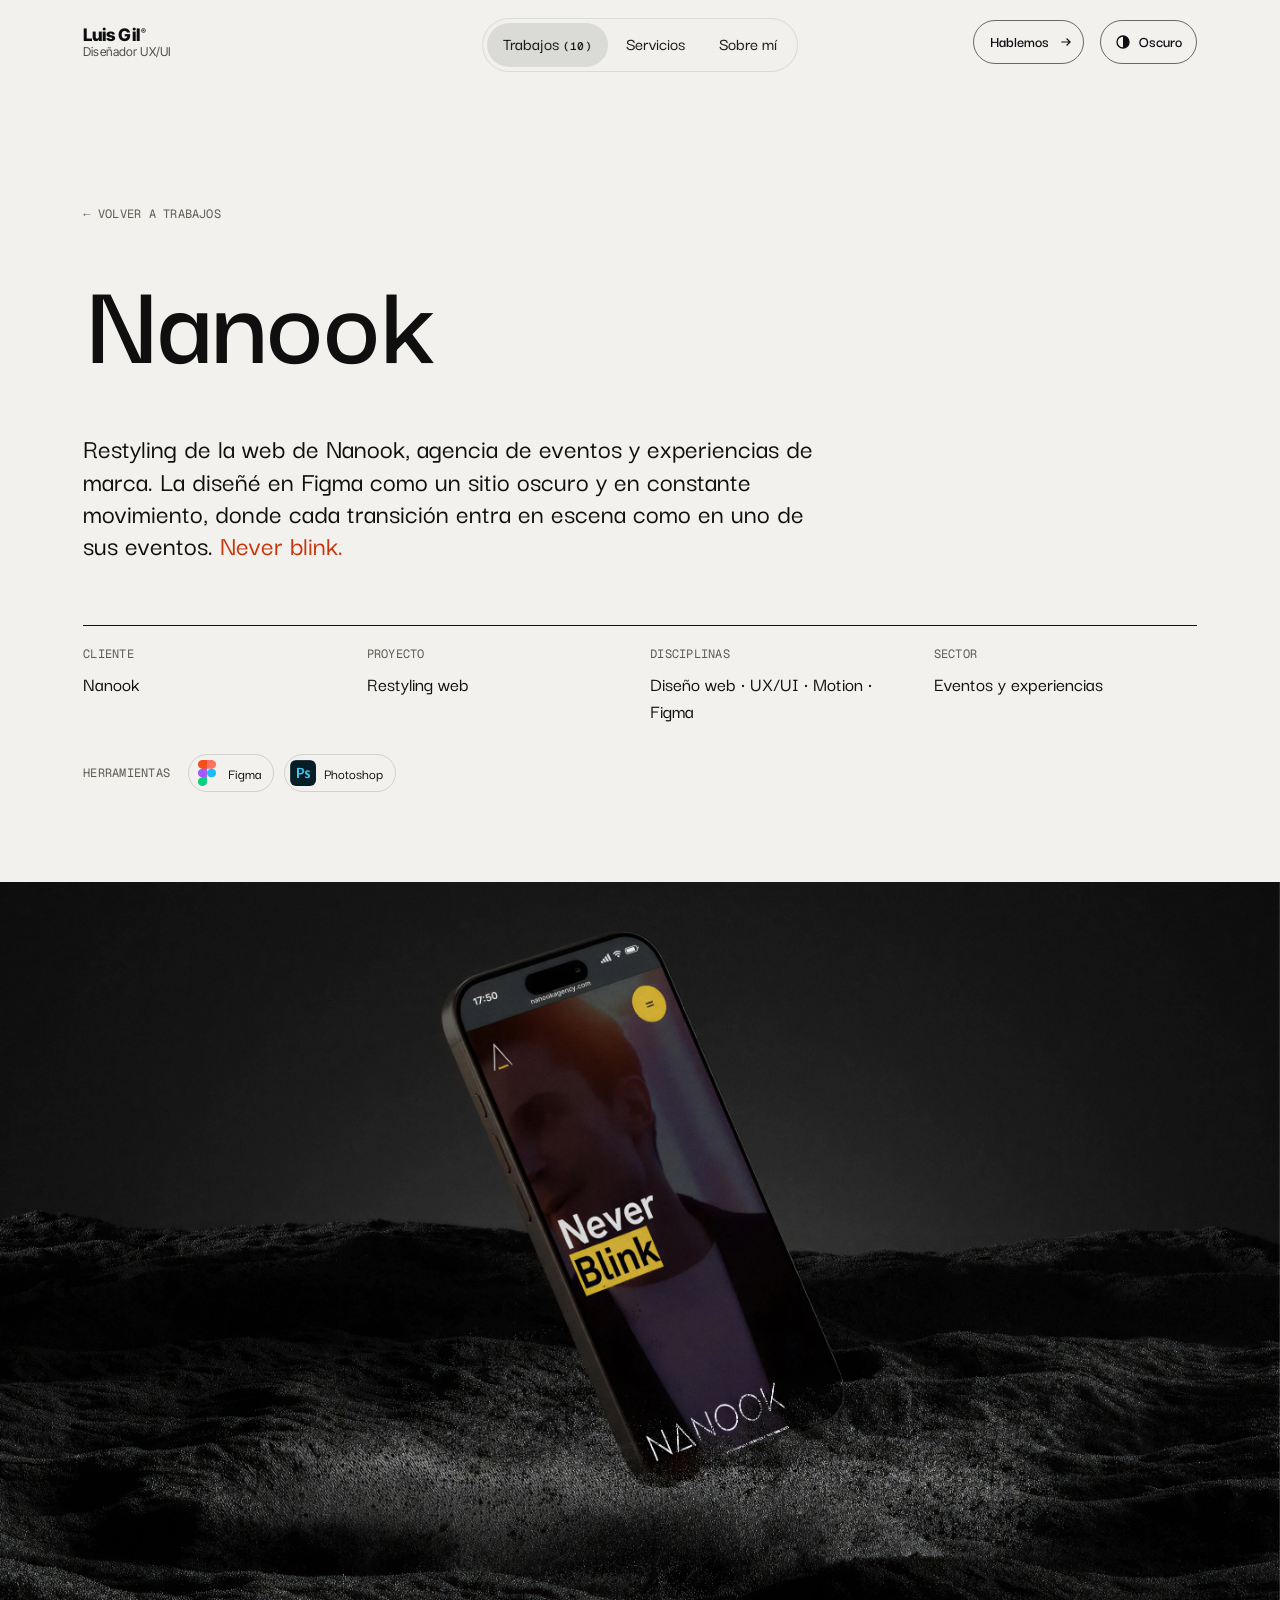
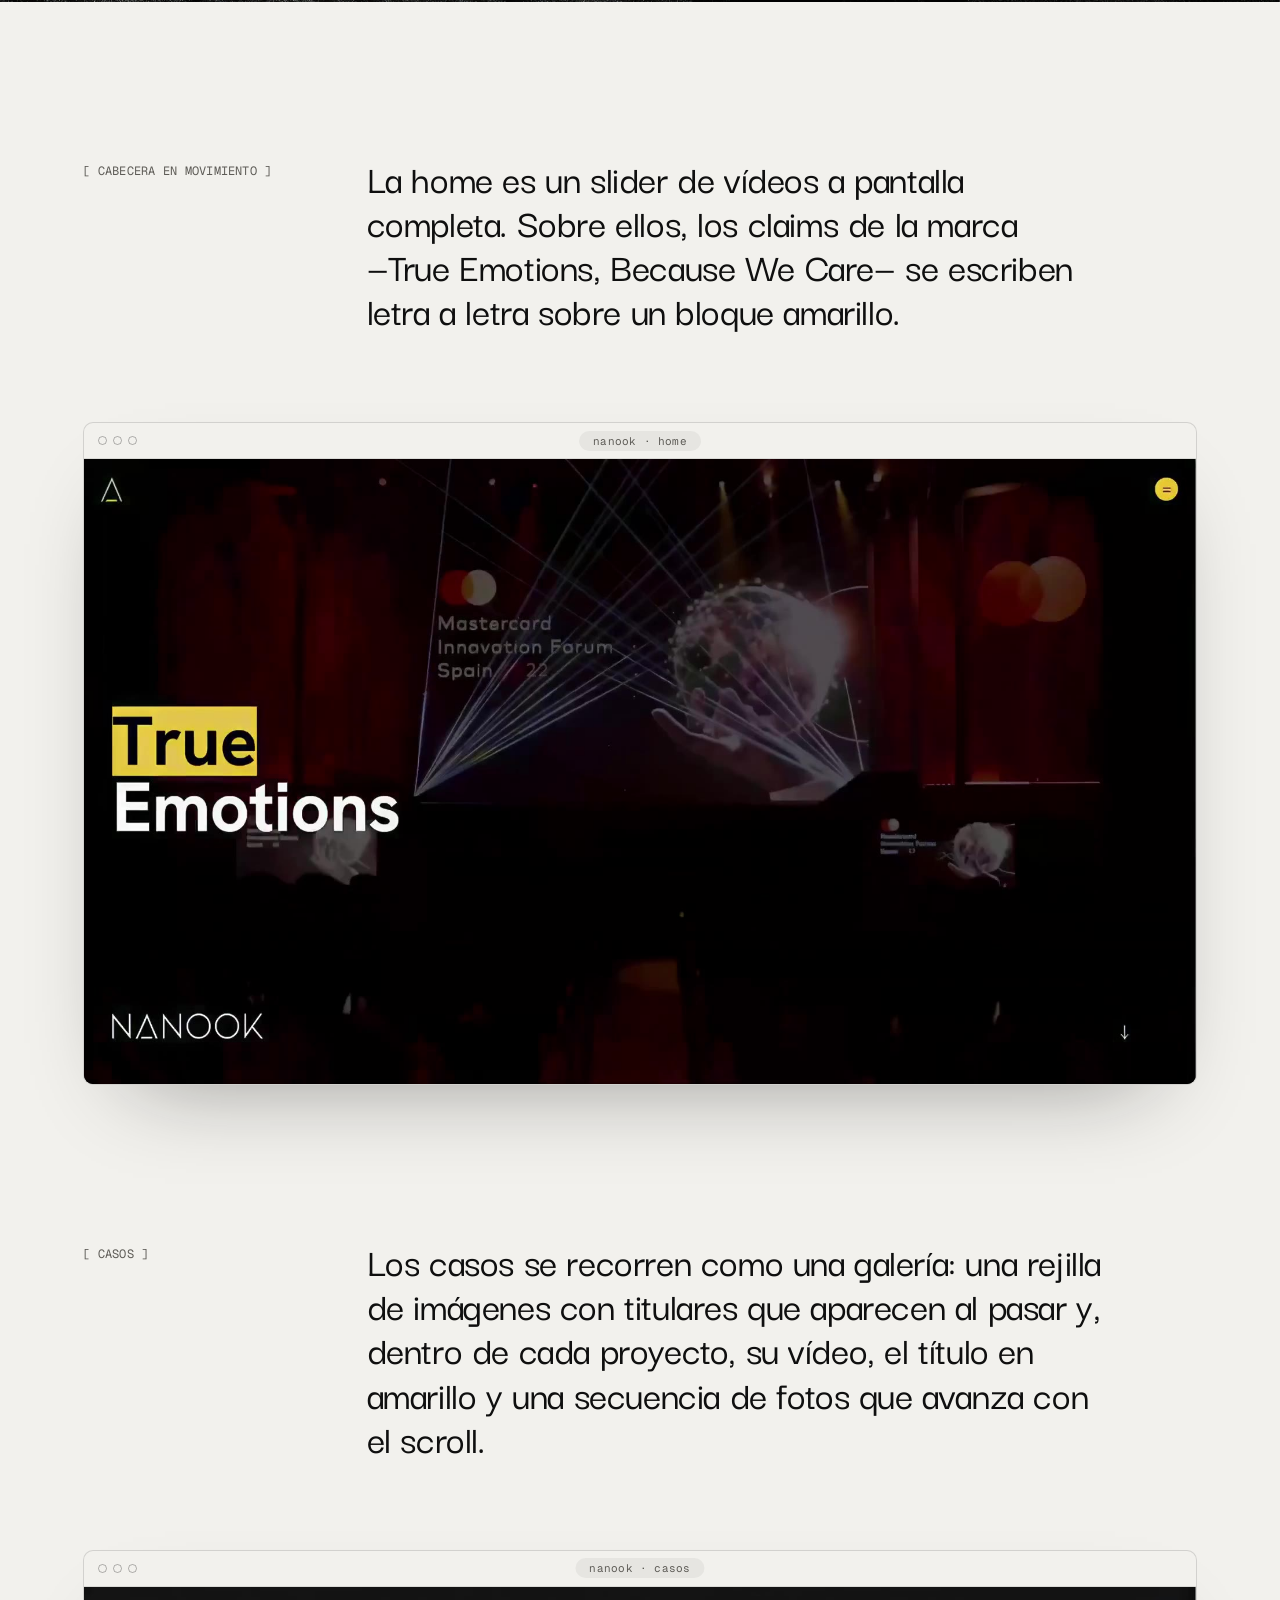
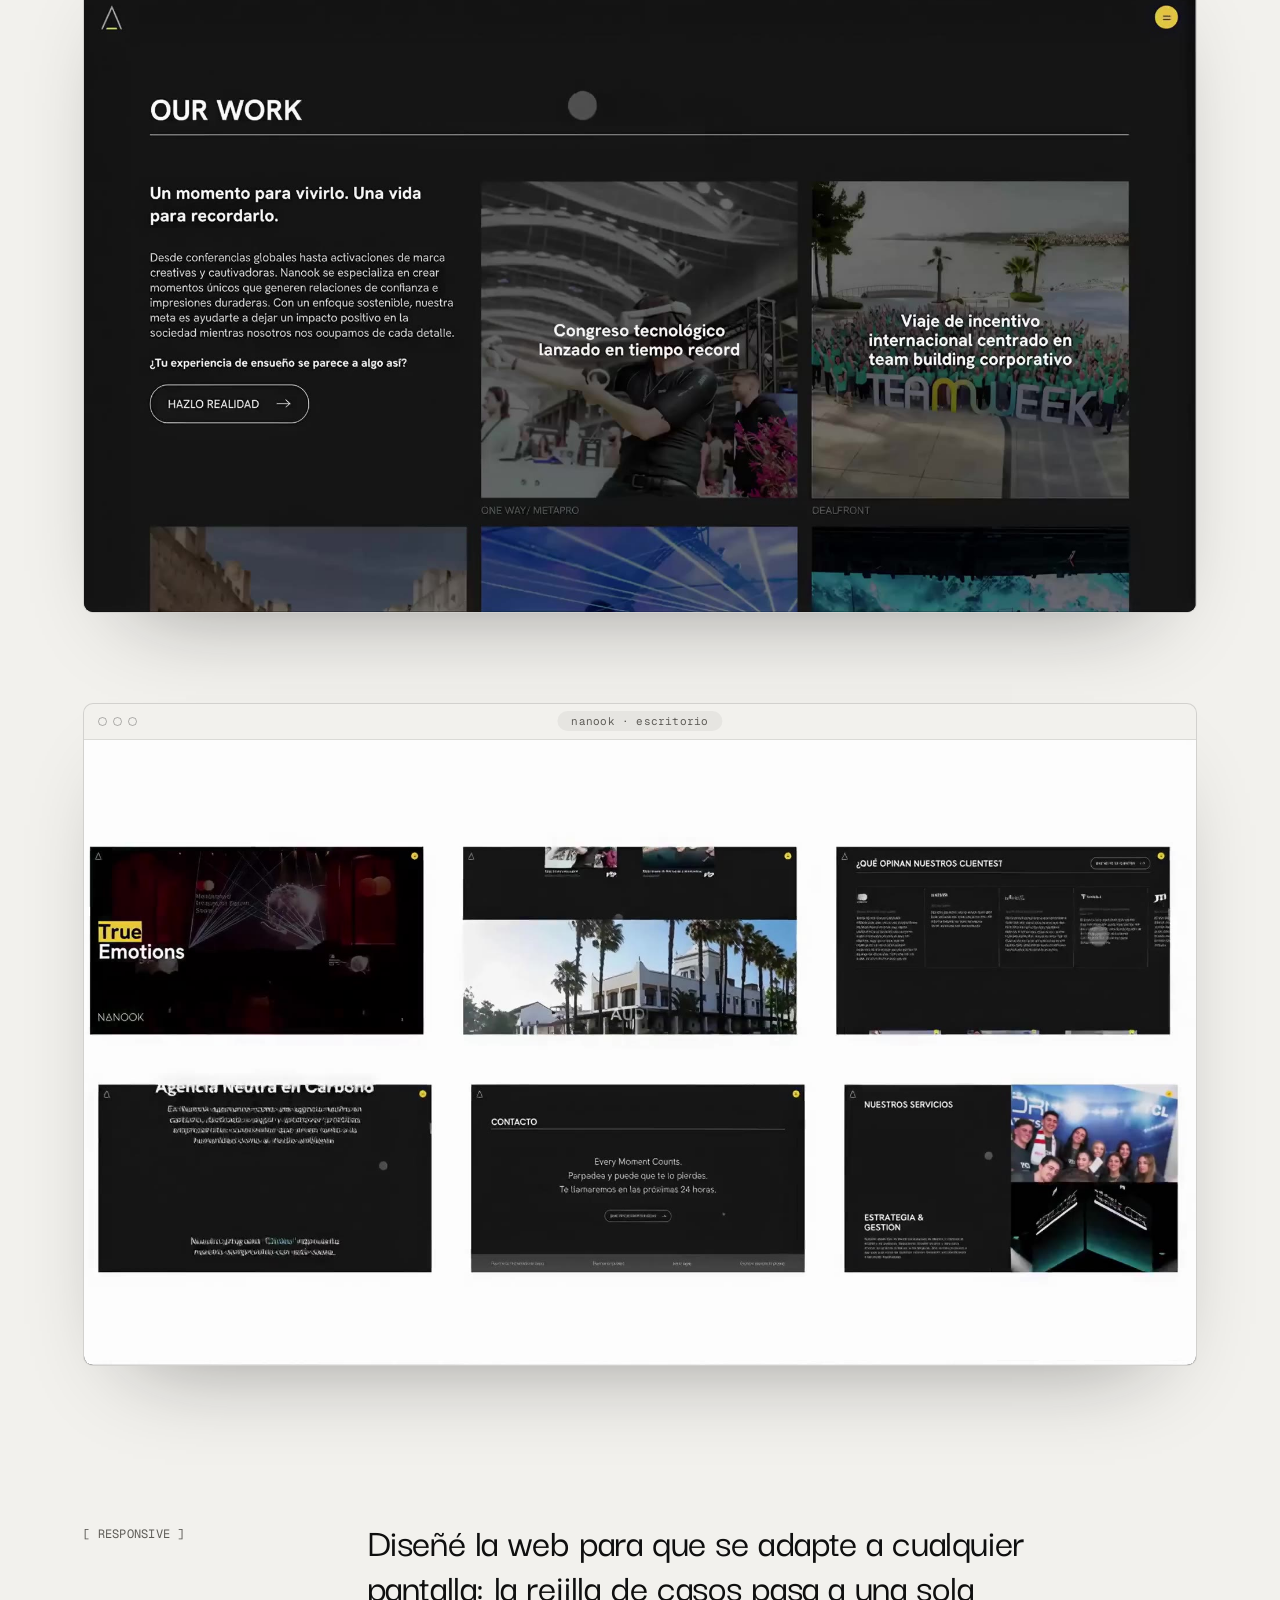
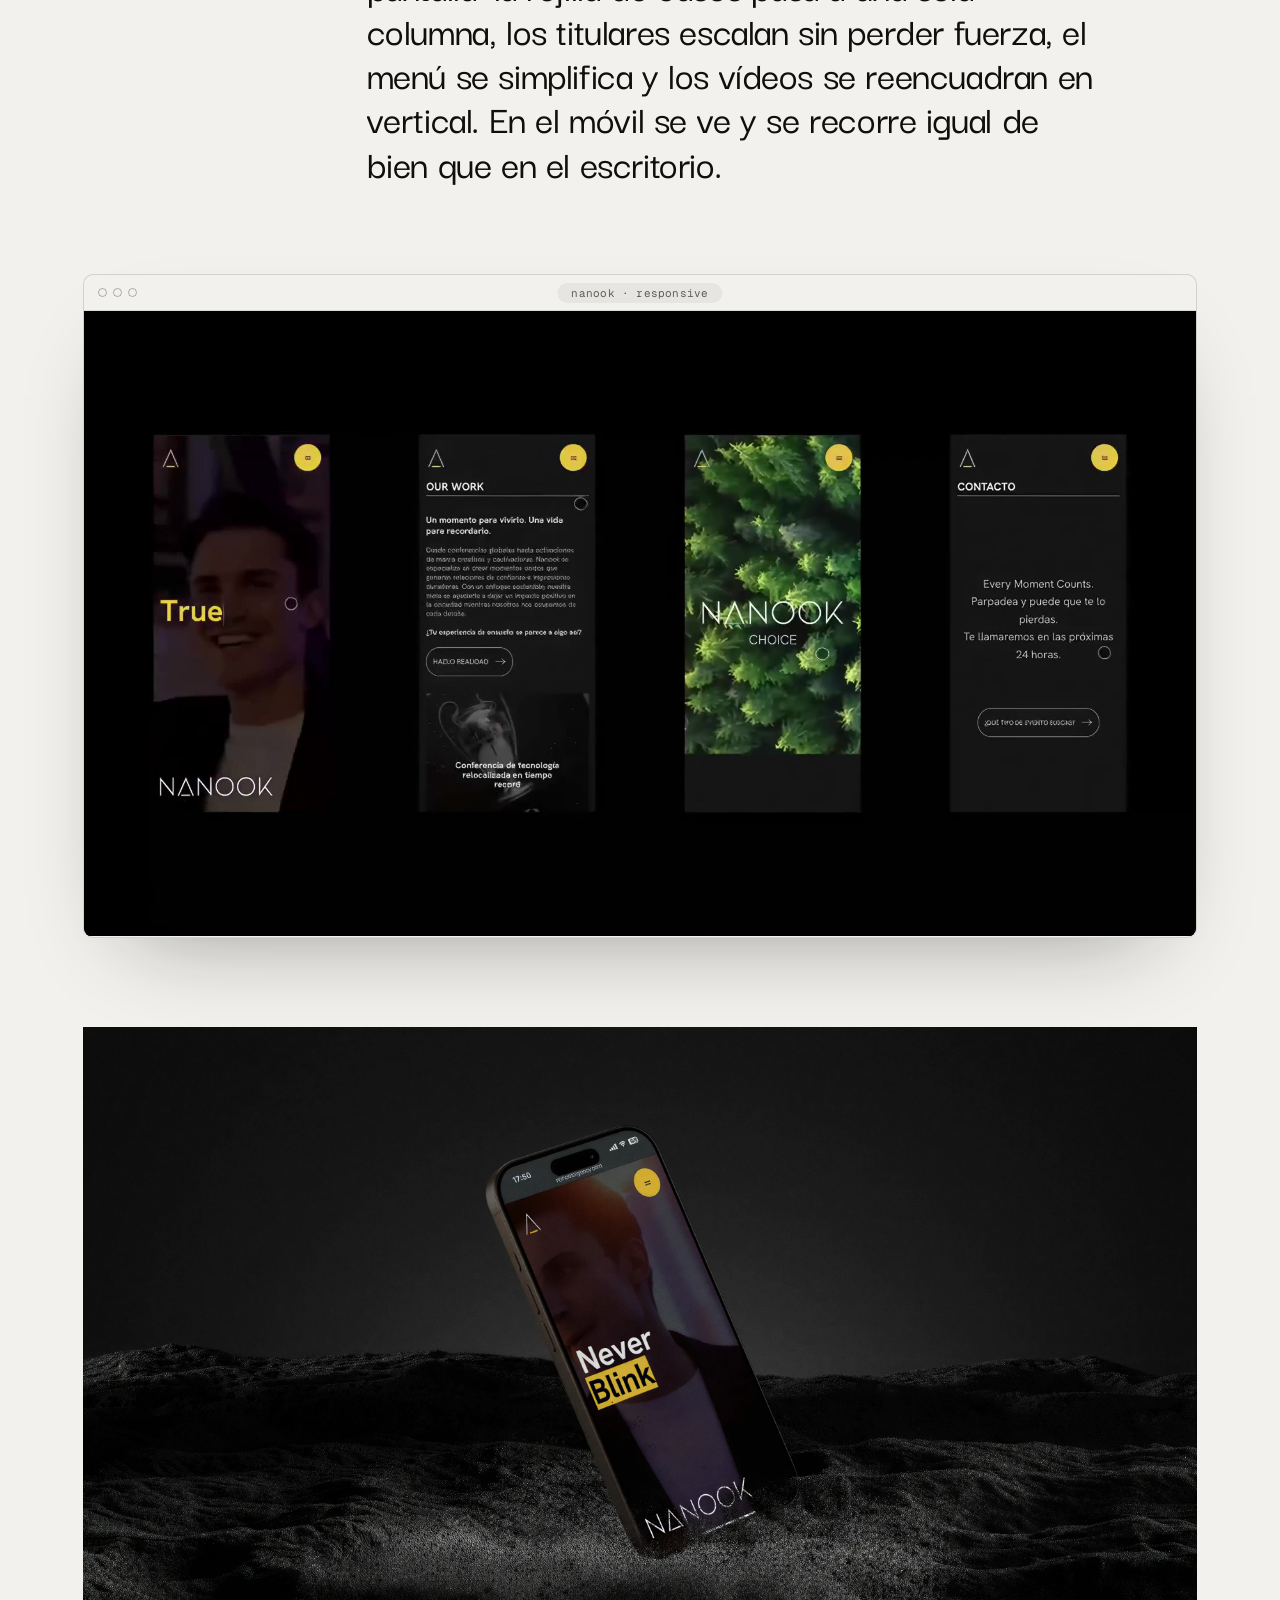
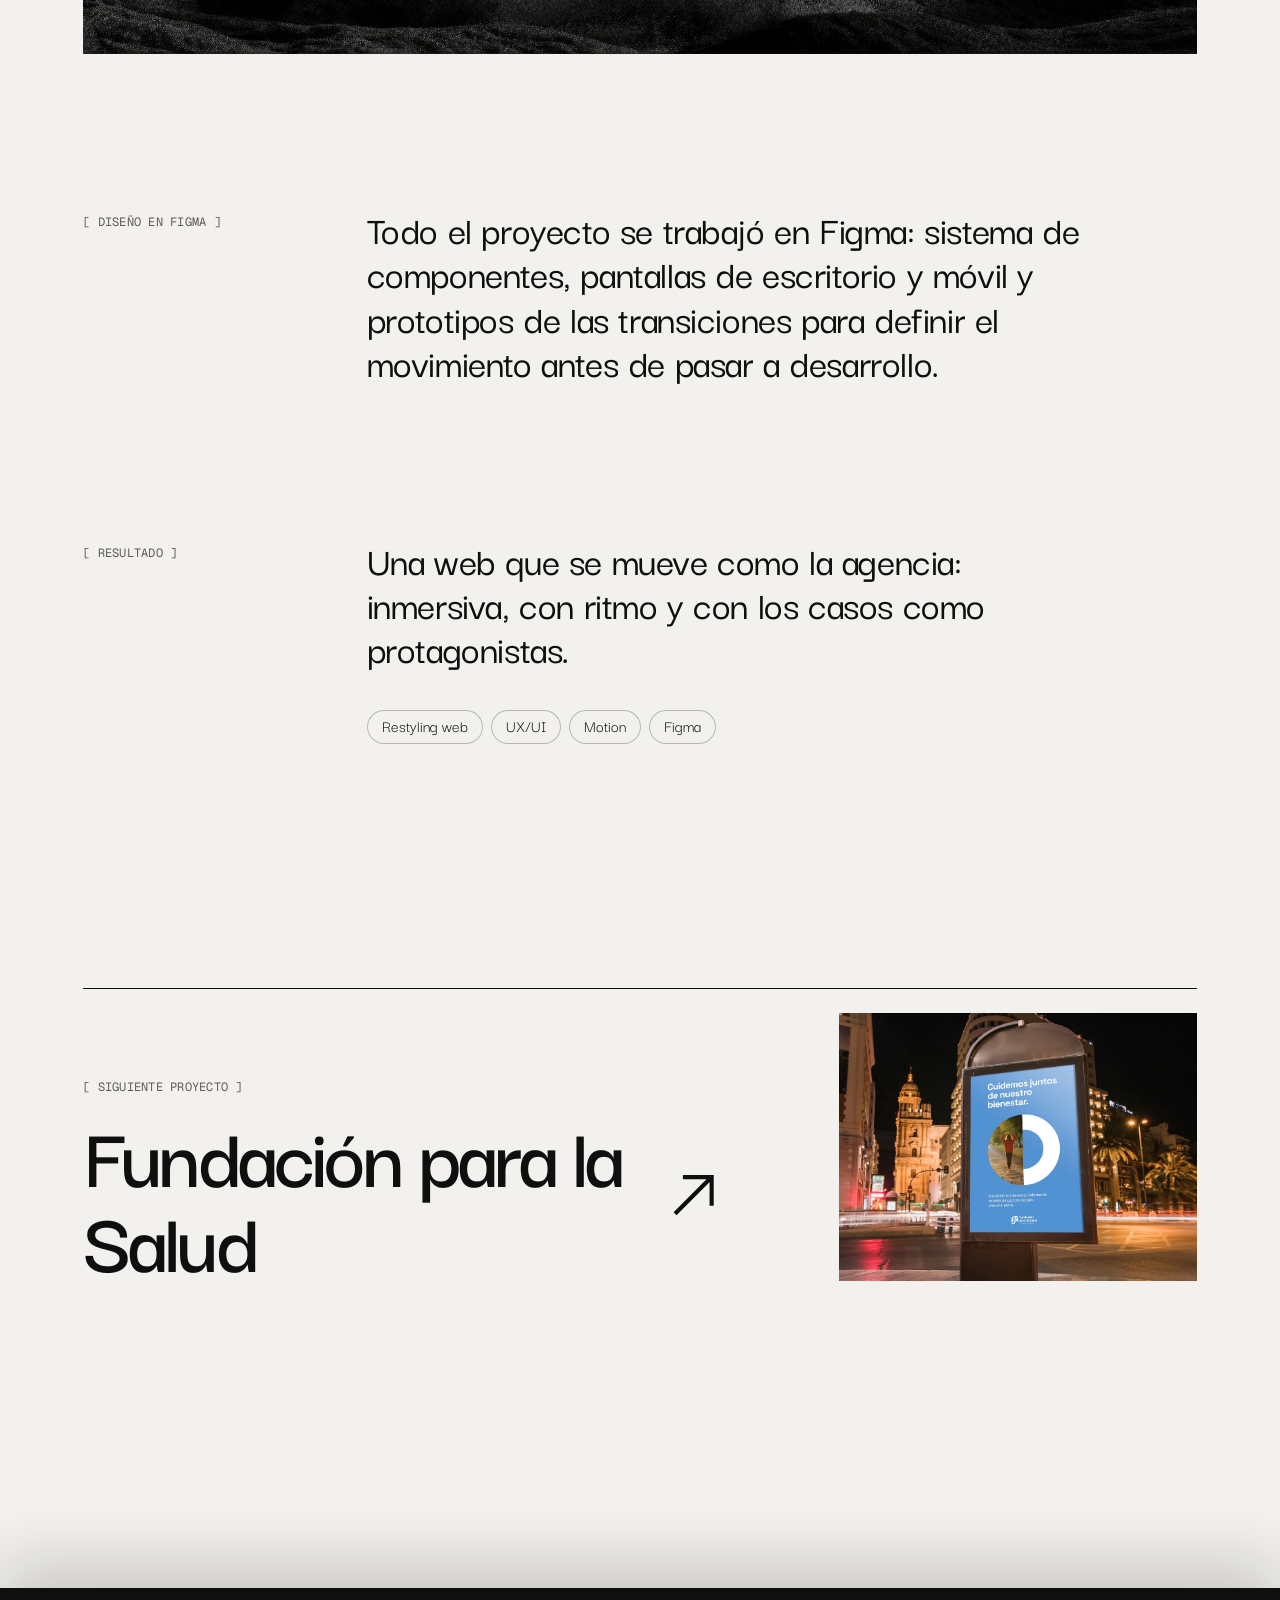
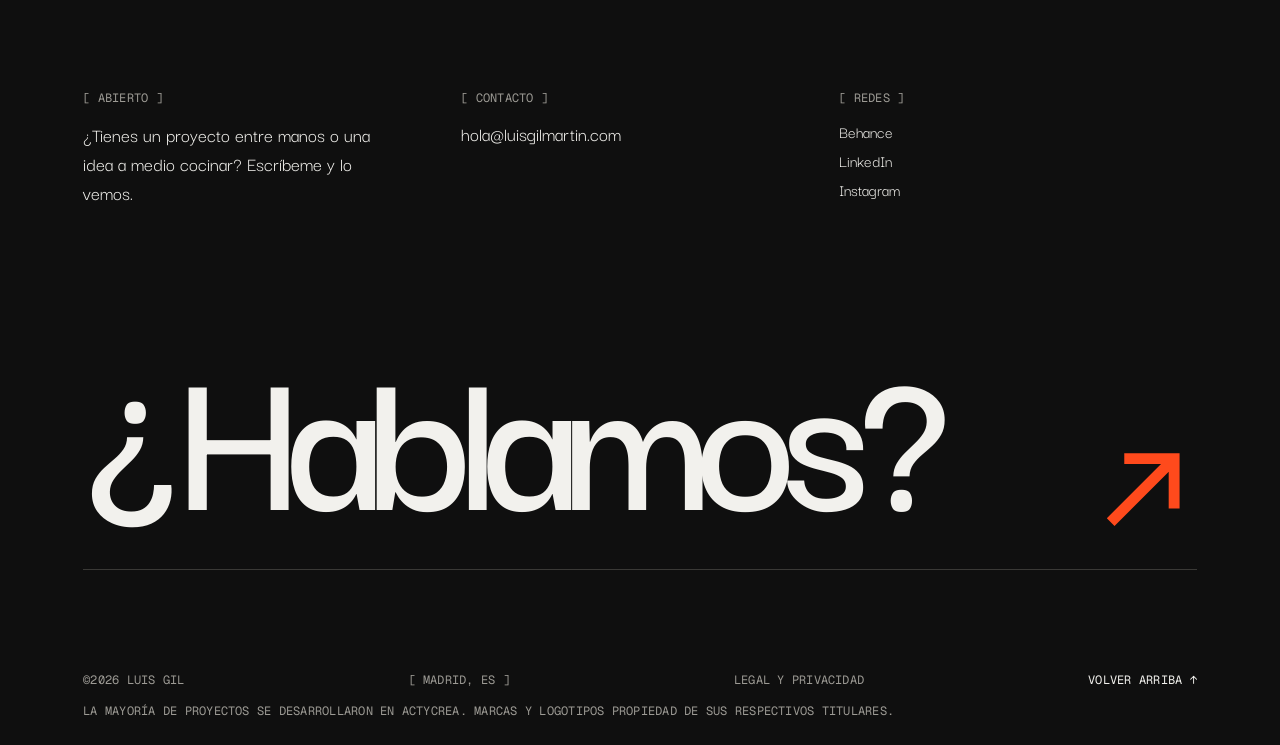
<file: proyecto-nanook.html>
<!doctype html>
<html lang="es">
<head>
<meta charset="utf-8">
<meta name="robots" content="noindex, nofollow"><!-- TEMPORAL: quitar en el lanzamiento -->
<meta name="viewport" content="width=device-width, initial-scale=1, viewport-fit=cover">
<title>Nanook · Luis Gil</title>
<meta name="description" content="Portfolio de Luis Gil Martín, diseñador web y UX/UI en Madrid. Diseño web, branding y dirección de arte.">
<link rel="canonical" href="https://luisgilmartin.com/proyecto-nanook.html">
<meta property="og:type" content="website"><meta property="og:locale" content="es_ES">
<meta property="og:title" content="Nanook · Luis Gil"><meta property="og:description" content="Portfolio de Luis Gil Martín, diseñador web y UX/UI en Madrid. Diseño web, branding y dirección de arte.">
<meta property="og:url" content="https://luisgilmartin.com/proyecto-nanook.html"><meta property="og:image" content="https://luisgilmartin.com/thumb.jpg">
<meta name="twitter:card" content="summary_large_image">
<link rel="icon" href="favicon.svg" type="image/svg+xml">
<link rel="stylesheet" href="fonts/fonts.css">
<style>
body{margin:0;background:#F2F1ED}
.lg-root{--gm:clamp(20px,6.5vw,128px);--gg:clamp(12px,1.6vw,24px);--accent:#FF4A1C;--bg:#F2F1ED;--fg:#0F0F0F;--muted:#5E5C57;--muted2:#8A8780;--muted-inv:#B9B7B1;--line:rgba(15,15,15,.075);--gline:rgba(15,15,15,.04);--fbg:#0F0F0F;--ffg:#F2F1ED;--fmuted:#9C9A94;--fline:#3A3936;transition:background-color .5s ease,color .5s ease}
.lg-root.lg-dark{--bg:#121211;--fg:#EEEDE9;--muted:#A3A19B;--muted2:#77756F;--muted-inv:#55534E;--line:rgba(238,237,233,.07);--gline:rgba(238,237,233,.035);--fbg:#F2F1ED;--ffg:#0F0F0F;--fmuted:#5E5C57;--fline:#CFCDC7;color-scheme:dark}
body:has(.lg-dark){background:#121211}
.lg-theme{min-height:44px;padding:0 14px;border:1px solid rgba(255,255,255,.6);border-radius:999px;background:transparent;color:#FFFFFF;font:inherit;font-size:16px;font-weight:600;display:inline-flex;align-items:center;gap:8px;cursor:pointer}
.lg-theme{transition:background-color .35s ease,color .35s ease,border-color .35s ease}
.lg-theme:hover{border-color:#FFFFFF;background:#FFFFFF;color:#000000}
.lg-theme:hover svg{transform:rotate(180deg)}
.lg-dark .lg-theme:hover svg{transform:rotate(360deg)}
.lg-theme:focus-visible,.lg-burger:focus-visible{outline:2px solid #FFFFFF;outline-offset:3px}
.lg-theme svg{transition:transform .6s cubic-bezier(.7,0,.2,1)}
.lg-dark .lg-theme svg{transform:rotate(180deg)}
.lg-t-dark{display:none}
.lg-theme .lg-t-light,.lg-theme .lg-t-dark{position:relative;top:-1.25px}
.lg-dark .lg-t-dark{display:inline}
.lg-dark .lg-t-light{display:none}
::view-transition-old(root),::view-transition-new(root){animation:none;mix-blend-mode:normal}
a{color:#0F0F0F;text-decoration:none}a:hover{color:#5E5C57}
.lg-root *{box-sizing:border-box}
.lg-mono{font-family:'Geist Mono',ui-monospace,monospace;font-size:12px;letter-spacing:.02em;text-transform:uppercase}
.lg-link{position:relative;display:inline-block}
.lg-link::after{content:"";position:absolute;left:0;right:0;bottom:-3px;height:1px;background:currentColor;transform:scaleX(0);transform-origin:right;transition:transform .5s cubic-bezier(.2,.8,.2,1)}
.lg-link:hover::after{transform:scaleX(1);transform-origin:left}
.lg-line{display:inline-block;overflow:hidden;vertical-align:bottom;line-height:1;padding:.06em .14em .24em .02em;margin-right:-.12em;margin-bottom:-.22em}
.lg-line > .lg-rise:last-child{letter-spacing:0}
.lg-rise{display:inline-block;transform:translateY(105%);animation:lgRise 1.1s cubic-bezier(.2,.8,.2,1) forwards}
@keyframes lgRise{to{transform:translateY(0)}}
.lg-fade{opacity:0;animation:lgFade 1s ease forwards}
.lg-pic{clip-path:inset(0 50% 0 50%);animation:lgPicIn 1s cubic-bezier(.7,0,.2,1) 2.8s forwards}
@keyframes lgPicIn{to{clip-path:inset(0 0 0 0)}}
.lg-pic-cycle{animation:lgPicCycle 6s steps(1) 3.8s infinite}
@keyframes lgPicCycle{0%{background:#D9D4C7}20%{background:#2A2926}40%{background:#C9CFD0}60%{background:#E3D6CC}80%{background:#BDB9AE}}
@keyframes lgFade{to{opacity:1}}
.lg-curtain{position:fixed;inset:0;z-index:50;pointer-events:none;animation:lgCurtain 1.1s cubic-bezier(.7,0,.2,1) 1.85s forwards}
@keyframes lgCurtain{to{transform:translateY(-100%)}}
.lg-track{display:flex;gap:16px;width:max-content;animation:lgMarquee 38s linear infinite}
@keyframes lgMarquee{to{transform:translateX(calc(-50% - 8px))}}
.lg-card .lg-media{overflow:hidden}
.lg-card .lg-media > div{transition:transform 1s cubic-bezier(.2,.8,.2,1)}
.lg-card:hover .lg-media > div{transform:scale(1.04)}
.lg-card .lg-media{--mx:0%;--my:0%;--py:0%;--s:1.16;--lx:50%;--ly:50%}
.lg-card:hover .lg-media{--s:1.22}
.lg-card .lg-media > div{position:relative}
.lg-card .lg-media img{transform:translate3d(var(--mx),calc(var(--py) + var(--my)),0) scale(var(--s));transition:transform .7s cubic-bezier(.2,.8,.2,1),filter .5s ease;will-change:transform}
.lg-lens{position:absolute;inset:0;pointer-events:none;opacity:0;transition:opacity .4s ease;-webkit-mask-image:radial-gradient(circle clamp(130px,17vw,250px) at var(--lx) var(--ly),#000 55%,transparent 100%);mask-image:radial-gradient(circle clamp(130px,17vw,250px) at var(--lx) var(--ly),#000 55%,transparent 100%)}
@media (hover:hover) and (pointer:fine){.lg-card:hover .lg-lens{opacity:1}.lg-card:hover .lg-media img.lg-base{filter:blur(10px)}}
.lg-card .lg-arrow{transition:transform .5s cubic-bezier(.2,.8,.2,1)}
.lg-card:hover .lg-arrow{transform:translateX(6px) rotate(-45deg)}
.lg-cta .lg-roll{display:inline-block;overflow:hidden;line-height:1;vertical-align:bottom;padding:.04em .08em .04em 0;margin-right:-.15em;letter-spacing:0}
.lg-cta .lg-roll > span{position:relative;display:inline-block;transition:transform .6s cubic-bezier(.7,0,.2,1);transition-delay:calc(var(--i) * 35ms)}
.lg-cta .lg-roll > span::after{content:attr(data-l);position:absolute;left:0;top:calc(100% + .04em)}
.lg-cta:hover .lg-roll > span,.lg-cta:focus-visible .lg-roll > span{transform:translateY(calc(-100% - .04em))}
.lg-cta svg{transition:transform .6s cubic-bezier(.7,0,.2,1)}
.lg-cta:hover svg,.lg-cta:focus-visible svg{transform:rotate(45deg)}
@media (prefers-reduced-motion:reduce){.lg-cta .lg-roll > span,.lg-cta svg{transition:none}}
[hidden]{display:none !important}
.lg-burger{display:none}
.mg-heroimg{margin:clamp(56px,7vw,110px) calc(var(--gm) * -1) 0;width:auto;overflow:hidden}
.mg-heroimg img{display:block;width:100%;height:min(56.25vw,100svh);object-fit:cover}
.mg-heroimg{height:min(56.25vw,100svh)}
.mg-heroimg{position:relative}
.mg-heroimg img{height:112% !important;position:relative;top:-6%;will-change:transform;transform:translate3d(0,0,0)}
@media (prefers-reduced-motion:reduce){.mg-heroimg img{height:100% !important;top:0}}
.lg-wm{display:inline-block;overflow:hidden;vertical-align:bottom;padding:.12em 0 .14em;margin:-.12em 0 -.14em}
.lg-word{display:inline-block;transform:translate3d(0,112%,0);transition:transform .7s cubic-bezier(.16,1,.3,1) var(--d,0s)}
.is-revealed .lg-word{transform:none}
.lg-slot{position:relative;border-radius:6px;overflow:hidden;background:color-mix(in srgb,var(--fg) 7%,var(--bg));background-image:linear-gradient(to right,color-mix(in srgb,var(--fg) 6%,transparent) 1px,transparent 1px),linear-gradient(to bottom,color-mix(in srgb,var(--fg) 6%,transparent) 1px,transparent 1px);background-size:40px 40px}
.lg-slot > img,.lg-slot > video{position:absolute;inset:0;width:100%;height:100%;object-fit:cover;display:block}
.lg-slot-info{position:absolute;left:16px;right:16px;bottom:14px;display:flex;justify-content:space-between;align-items:flex-end;gap:12px;flex-wrap:wrap}
.lg-slot-kind{display:inline-flex;align-items:center;gap:6px;padding:4px 10px;border-radius:999px;border:1px solid color-mix(in srgb,var(--fg) 20%,transparent);background:var(--bg)}
.lg-slot-phone{border-radius:24px}
.lg-menu{animation:lgMenuFade .35s ease both}
@keyframes lgMenuFade{from{opacity:0}}
.lg-menu .lg-mrow,.lg-menu .lg-mfoot{animation:lgMenuIn .8s cubic-bezier(.2,.8,.2,1) both;animation-delay:calc(var(--i) * 70ms + 120ms)}
@keyframes lgMenuIn{from{opacity:0;transform:translateY(28px)}to{opacity:1;transform:none}}
.lg-mrow{display:grid;grid-template-columns:minmax(0,1fr) auto;align-items:center;padding:18px 0;border-bottom:1px solid #3A3936;color:#F2F1ED !important}
.lg-mrow .lg-mlabel{font-size:clamp(38px,11vw,52px);font-weight:500;line-height:1;letter-spacing:-0.01em;position:relative;top:-0.06em}
.lg-mrow[aria-current="page"] .lg-mlabel{color:#FF4A1C}
.lg-mrow svg{transition:transform .5s cubic-bezier(.2,.8,.2,1)}
.lg-mrow:hover svg,.lg-mrow:focus-visible svg{transform:rotate(-45deg)}
.lg-mclose{border-color:rgba(242,241,237,.6) !important;transition:background-color .35s ease,color .35s ease}
.lg-mclose:hover{background:#F2F1ED !important;color:#0F0F0F !important}
@media (prefers-reduced-motion:reduce){.lg-menu,.lg-menu .lg-mrow,.lg-menu .lg-mfoot{animation:none}}
.lg-btn-label{position:relative;top:-1.25px}
.lg-burger{transition:background-color .35s ease,color .35s ease,border-color .35s ease}
.lg-burger:hover{border-color:#FFFFFF !important;background:#FFFFFF !important;color:#000000 !important}
.lg-num{font-family:'Geist Mono',ui-monospace,monospace;font-size:12px;font-weight:400;letter-spacing:.02em;line-height:1.2;text-transform:uppercase;color:var(--accent-text) !important}
.lg-cols{display:grid;grid-template-columns:repeat(12,minmax(0,1fr));column-gap:var(--gg);row-gap:24px}
.lg-cols > *{min-width:0}
.lg-nav-pill .lg-link[aria-current="page"]{background:color-mix(in srgb,var(--fg) 10%,transparent)}
.lg-tag{background:var(--bg);display:inline-flex;align-items:center;min-height:34px;padding:0 14px 4px;border:1px solid color-mix(in srgb,var(--fg) 25%,transparent);border-radius:999px;font-size:17px}
@media (max-width:860px){.lg-cols > *{grid-column:1 / -1 !important}}
.lg-nav-pill{position:fixed;top:18px;left:50%;transform:translateX(-50%);z-index:21;background:color-mix(in srgb,var(--bg) 80%,transparent);-webkit-backdrop-filter:blur(14px);backdrop-filter:blur(14px);border:1px solid color-mix(in srgb,var(--fg) 10%,transparent);border-radius:999px;padding:4px}
.lg-nav-pill .lg-link{color:var(--fg) !important;padding:7px 16px 9px;line-height:1.2;border-radius:999px;transition:background-color .3s ease}
.lg-nav-pill .lg-link:hover{background:color-mix(in srgb,var(--fg) 8%,transparent)}
.lg-nav-pill .lg-link::after{left:16px;right:16px;bottom:7px}
@media (max-width:560px){
.lg-name{grid-template-columns:minmax(0,1fr) !important;font-size:min(calc((100vw - 2 * var(--gm)) / 1.42),260px) !important;row-gap:0;--lg-gap-b:-.23em}
.lg-name > .lg-line{justify-self:center !important;padding:.06em .07em .02em !important;margin:0 !important}
.lg-name > .lg-line:first-of-type{margin-bottom:var(--lg-gap-a,0) !important}
.lg-name > .lg-line:last-of-type{margin-top:var(--lg-gap-b,0) !important}
.lg-name > .lg-pic{width:100% !important;height:auto !important;aspect-ratio:1.85;align-self:auto !important;border-radius:8px !important}
}
.lg-pw{display:inline-block;white-space:nowrap}
.lg-pl{display:inline-block;font-weight:500}
.lg-cursor{position:fixed;left:0;top:0;width:14px;height:14px;margin:-7px 0 0 -7px;border-radius:50%;background:#FF4A1C;pointer-events:none;z-index:60;opacity:0;transition:width .35s cubic-bezier(.2,.8,.2,1),height .35s cubic-bezier(.2,.8,.2,1),margin .35s cubic-bezier(.2,.8,.2,1),opacity .3s ease;will-change:transform}
.lg-cursor.is-on{opacity:1}
.lg-cursor.is-hover{width:56px;height:56px;margin:-28px 0 0 -28px;opacity:.85}
@media (hover:hover) and (pointer:fine){.lg-root,.lg-root a,.lg-root button{cursor:none}}
@media (hover:none),(pointer:coarse){.lg-cursor{display:none}}
html,body{overflow-x:clip}
.lg-grid{position:fixed;inset:0;z-index:0;pointer-events:none;display:grid;grid-template-columns:repeat(12,minmax(0,1fr));column-gap:var(--gg);padding-left:var(--gm);padding-right:var(--gm)}
.lg-grid > span{border-left:1px solid var(--gline,var(--line));border-right:1px solid var(--gline,var(--line));transform-origin:top;transform:scaleY(0);animation:lgGridIn 1.4s cubic-bezier(.7,0,.2,1) forwards}
.lg-main{position:sticky;z-index:1}
.lg-root > footer{position:relative;z-index:2;box-shadow:0 -24px 60px rgba(15,15,15,.18)}
.lg-shade{position:absolute;inset:0;background:#0F0F0F;opacity:0;pointer-events:none;z-index:5}
@keyframes lgGridIn{to{transform:scaleY(1)}}
@media (max-width:860px){.lg-grid{grid-template-columns:repeat(4,minmax(0,1fr))}.lg-grid > span:nth-child(n+5){display:none}}
@media (max-width:860px){
.lg-nav{display:none !important}
.lg-burger{display:inline-flex}
.lg-works{grid-template-columns:minmax(0,1fr) !important}
.lg-works > a{margin-top:0 !important}
.lg-svcs{grid-template-columns:minmax(0,1fr) !important}
.lg-split{flex-direction:column !important;align-items:flex-start !important}
}
@media (prefers-reduced-motion:reduce){
.lg-rise{animation:none;transform:none}
.lg-pic{animation:none;clip-path:none}
.lg-pic-cycle{animation:none}
.lg-fade{animation:none;opacity:1}
.lg-curtain{display:none}
.lg-grid > span{animation:none;transform:none}
.lg-track{animation:none}
}
/* Scroll reveal ( added by JS only, so content stays visible without it ) */
.lg-rv{opacity:0;transform:translate3d(0,48px,0);transition:opacity .6s ease var(--rd,0s),transform .8s cubic-bezier(.16,1,.3,1) var(--rd,0s) !important}
.lg-rv.is-in{opacity:1;transform:none}
.lg-rv-media{clip-path:inset(100% 0 0 0);transition:clip-path .7s cubic-bezier(.7,0,.2,1) var(--rd,0s) !important}
.lg-rv-media img{scale:1.22;backface-visibility:hidden;transition:scale .95s cubic-bezier(.16,1,.3,1) var(--rd,0s) !important}
.lg-rv-media.is-in{clip-path:inset(0 0 0 0)}
.lg-rv-media.is-in img{scale:1}
.lg-card .lg-rv-media{clip-path:none !important;opacity:0;transition:opacity .7s ease var(--rd,0s) !important}
.lg-card .lg-rv-media img{scale:1 !important}
.lg-card .lg-rv-media.is-in{opacity:1}
.lg-card .lg-media{background:var(--bg)}
/* Main buttons */
.lg-btn{position:relative;isolation:isolate;overflow:hidden;display:inline-flex !important;align-items:center;gap:14px !important;min-height:52px !important;padding:0 6px 0 22px;border:1px solid var(--fg);border-radius:999px;color:var(--fg) !important;font-size:18px !important;font-weight:600 !important;line-height:1;transition:color .45s cubic-bezier(.7,0,.2,1),border-color .45s ease}
.lg-btn::before{content:"";position:absolute;z-index:-1;right:6px;top:50%;width:40px;height:40px;margin-top:-20px;border-radius:50%;background:var(--fg);transform:scale(1);transition:transform .7s cubic-bezier(.7,0,.2,1)}
.lg-btn > .lg-btn-t{position:relative;top:-1px}
.lg-btn .lg-mono{color:inherit;opacity:.6;margin-left:-8px}
.lg-btn-ic{display:inline-flex;align-items:center;justify-content:center;flex:none;width:40px;height:40px;border-radius:50%;background:var(--fg);color:var(--bg);overflow:hidden;transition:background-color .45s ease,color .45s ease,transform .6s cubic-bezier(.7,0,.2,1)}
.lg-btn-ic svg{width:15px;height:15px}
.lg-btn:hover,.lg-btn:focus-visible{color:var(--bg) !important;transition:color .3s ease .2s,border-color .45s ease}
.lg-btn:hover::before,.lg-btn:focus-visible::before{transform:scale(16)}
.lg-btn:hover .lg-btn-ic,.lg-btn:focus-visible .lg-btn-ic{transform:rotate(-45deg)}
.lg-btn:focus-visible{outline:2px solid var(--accent);outline-offset:3px}
@keyframes lgArrowLoop{0%{transform:none}49%{transform:translateX(160%)}50%{transform:translateX(-160%)}100%{transform:none}}
.lg-hbtn{min-height:44px;padding:0 10px 0 16px;border:1px solid rgba(255,255,255,.6);border-radius:999px;color:#FFFFFF;font-size:16px !important;font-weight:600 !important;display:inline-flex;align-items:center;gap:10px !important;transition:background-color .35s ease,color .35s ease,border-color .35s ease}
.lg-hbtn > span{position:relative;top:-1.25px}
.lg-hbtn svg{transition:transform .5s cubic-bezier(.2,.8,.2,1)}
.lg-hbtn:hover,.lg-hbtn:focus-visible{background:#FFFFFF;border-color:#FFFFFF;color:#000000 !important}
.lg-hbtn:hover svg,.lg-hbtn:focus-visible svg{transform:rotate(-45deg)}
.lg-hbtn:focus-visible{outline:2px solid #FFFFFF;outline-offset:3px}
@media (prefers-reduced-motion:reduce){.lg-btn::before,.lg-btn,.lg-btn-ic,.lg-hbtn,.lg-hbtn svg{transition:none}.lg-btn:hover .lg-btn-ic{transform:none}}
/* Design review fixes: dark-mode links, readable accent text, touch targets, small text */
.lg-root{--accent-text:#C9350C}
.lg-root.lg-dark{--accent-text:#FF4A1C}
.lg-root a{color:var(--fg)}
.lg-root a:hover{color:var(--muted)}
.lg-main a.lg-link,.lg-root footer a.lg-link{padding-block:12px;margin-block:-12px}
.lg-main a.lg-link::after,.lg-root footer a.lg-link::after{bottom:9px}
.lg-nav-pill a.lg-link{padding:10px 16px 12px}
.lg-nav-pill a.lg-link::after{bottom:10px}
.lg-root > header > a:first-child{padding-block:5px;margin-block:-5px}
.lg-slot-info .lg-mono{color:var(--fg) !important}
.lg-track > div:has(> img)::after{content:"";position:absolute;inset:auto 0 0;height:60%;background:linear-gradient(to top,rgba(0,0,0,.55),rgba(0,0,0,0));pointer-events:none}
.lg-track > div > img + .lg-mono{z-index:1}
.lg-main a.lg-link.lg-mono,.lg-root footer .lg-mono a.lg-link{padding-block:14px;margin-block:-14px}
.lg-main a.lg-link.lg-mono::after,.lg-root footer .lg-mono a.lg-link::after{bottom:11px}
/* Case studies: device mockups and media */
.pj-media{position:relative;overflow:hidden;background:color-mix(in srgb,var(--fg) 5%,var(--bg))}
.pj-media > img,.pj-media > video{display:block;width:100%;height:100%;object-fit:cover}
.pj-band{background:color-mix(in srgb,var(--fg) 4%,var(--bg))}
.pj-browser{border:1px solid color-mix(in srgb,var(--fg) 14%,transparent);border-radius:10px;overflow:hidden;background:var(--bg);box-shadow:0 40px 90px -50px rgba(15,15,15,.45)}
.pj-bar{height:36px;display:flex;align-items:center;gap:6px;padding:0 14px;border-bottom:1px solid color-mix(in srgb,var(--fg) 10%,transparent);position:relative}
.pj-bar i{width:9px;height:9px;border-radius:50%;border:1px solid color-mix(in srgb,var(--fg) 30%,transparent)}
.pj-bar span{position:absolute;left:50%;transform:translateX(-50%);font-family:'Geist Mono',ui-monospace,monospace;font-size:11px;letter-spacing:.02em;color:var(--muted);padding:3px 14px;border-radius:999px;background:color-mix(in srgb,var(--fg) 5%,transparent);white-space:nowrap}
.pj-view{position:relative;overflow:hidden;container-type:size;background:#0F0F0F}
.pj-view > video,.pj-view > img{display:block;width:100%;height:100%;object-fit:cover;object-position:top}
.pj-scroll > img{height:auto !important;object-fit:initial !important;animation:pjScroll var(--dur,30s) cubic-bezier(.45,0,.55,1) infinite alternate}
.pj-scroll:hover > img{animation-play-state:paused}
@keyframes pjScroll{0%,5%{translate:0 0}95%,100%{translate:0 calc(-100% + 100cqh)}}
.pj-phone{position:relative;width:100%;max-width:calc((100svh - 160px) * .4615);margin-inline:auto;aspect-ratio:9 / 19.5;border-radius:42px;padding:9px;background:#0F0F0F;box-shadow:0 40px 80px -40px rgba(15,15,15,.55),inset 0 0 0 1px rgba(255,255,255,.08)}
.pj-phone::after{content:"";position:absolute;top:18px;left:50%;width:30%;height:22px;margin-left:-15%;border-radius:999px;background:#0F0F0F;z-index:2}
.pj-screen{width:100%;height:100%;border-radius:33px;overflow:hidden;background:#000}
.pj-screen video,.pj-screen img{display:block;width:100%;height:100%;object-fit:cover;object-position:top}
.pj-cap{display:block;margin-top:14px;color:var(--muted)}
.pj-quote{margin:0;font-size:clamp(28px,3.6vw,56px);line-height:1.02;letter-spacing:-0.015em;font-weight:500}
@media (prefers-reduced-motion:reduce){.pj-scroll > img{animation:none}}
.lg-grid{display:none !important}
.bx{--bxbg:var(--bg);background:var(--bxbg);border-radius:8px;padding:clamp(28px,5vw,80px);display:flex;align-items:center;justify-content:center;height:100%;box-sizing:border-box}
.lg-dark .bx{--bxbg:var(--bg)}
.bx img{display:block;max-width:100%;height:auto}
/* nx-noblur */.lg-card:hover .lg-media img.lg-base{filter:none !important}
.pj-tools{display:flex;align-items:center;gap:18px;flex-wrap:wrap;margin-top:clamp(20px,2.4vw,32px)}
.pj-tools ul{display:flex;gap:10px;flex-wrap:wrap;margin:0;padding:0;list-style:none}
.pj-tools li{display:inline-flex;align-items:center;gap:8px;padding:5px 12px 5px 5px;border-radius:999px;border:1px solid color-mix(in srgb,var(--fg) 14%,transparent);font-size:15px;font-weight:500}
.pj-tools li img{display:block;width:26px;height:26px;object-fit:contain;border-radius:6px}
</style>
</head>
<body>

<div class="lg-root" style="width: 100%; min-height: 100vh; background: var(--bg); color: var(--fg); font-family: 'Darker Grotesque', system-ui, sans-serif; font-size: 18px; position: relative">


<div class="lg-grid" aria-hidden="true"><span style="animation-delay: 0.20s"></span><span style="animation-delay: 0.26s"></span><span style="animation-delay: 0.32s"></span><span style="animation-delay: 0.38s"></span><span style="animation-delay: 0.44s"></span><span style="animation-delay: 0.50s"></span><span style="animation-delay: 0.56s"></span><span style="animation-delay: 0.62s"></span><span style="animation-delay: 0.68s"></span><span style="animation-delay: 0.74s"></span><span style="animation-delay: 0.80s"></span><span style="animation-delay: 0.86s"></span></div>


<div class="lg-cursor" aria-hidden="true" style="background: #FF4A1C"></div>


<header style="position: sticky; top: 0; z-index: 20; mix-blend-mode: difference; color: #FFFFFF; padding: 20px var(--gm); display: flex; align-items: center; justify-content: space-between; gap: 24px">
<a href="index.html" aria-label="Luis Gil, Diseñador UX/UI, inicio" style="font-family: 'Inter Tight', system-ui, sans-serif; display: inline-flex; flex-direction: column; gap: 2px; color: #FFFFFF; line-height: 1">
<span style="font-weight: 800; font-size: clamp(16px, 1.35vw, 20px); letter-spacing: 0">Luis Gil<sup style="font-size: 0.45em; font-weight: 500; letter-spacing: 0; margin-left: 1px; vertical-align: 0.9em">®</sup></span>
<span style="font-weight: 400; font-size: clamp(12px, 0.95vw, 14px); letter-spacing: 0.01em; opacity: 0.72">Diseñador UX/UI</span>
</a>
<div style="display: flex; align-items: center; gap: 16px">
<a class="lg-hbtn lg-nav" href="#contacto" style="color: #FFFFFF"><span>Hablemos</span>
<svg width="14" height="14" viewBox="0 0 24 24" aria-hidden="true"><path d="M4 12h15M13 6l6 6-6 6" fill="none" stroke="currentColor" stroke-width="2"></path></svg></a>
<button class="lg-theme" type="button" data-theme-toggle aria-label="Cambiar entre modo claro y oscuro"><svg width="16" height="16" viewBox="0 0 24 24" aria-hidden="true"><circle cx="12" cy="12" r="9" fill="none" stroke="currentColor" stroke-width="2"></circle><path d="M12 3a9 9 0 0 1 0 18z" fill="currentColor"></path></svg><span class="lg-t-light">Oscuro</span><span class="lg-t-dark">Claro</span></button>
<button class="lg-burger" type="button" data-menu-open style="min-height: 44px; padding: 0 16px; border: 1px solid rgba(255,255,255,.6); border-radius: 999px; background: transparent; color: #FFFFFF; font: inherit; font-size: 16px; font-weight: 600; align-items: center; cursor: pointer"><span class="lg-btn-label">Menú</span></button>
</div>
</header>
<nav class="lg-nav lg-nav-pill" aria-label="Principal" style="display: flex; align-items: center; gap: 2px; font-size: 18px; font-weight: 500">
<a class="lg-link" aria-current="page" href="trabajos.html">Trabajos <span class="lg-mono" style="font-size: 11px">(10)</span></a>
<a class="lg-link" href="servicios.html">Servicios</a>
<a class="lg-link" href="sobre-mi.html">Sobre mí</a>
</nav>

<div class="lg-main" style="top: 0px">
<div class="lg-shade" aria-hidden="true" style="opacity: 0"></div>
<section style="padding: calc(74px + clamp(56px, 9vw, 140px)) var(--gm) 0; margin-top: -74px">
<a class="lg-link lg-mono lg-fade" href="trabajos.html" style="color: var(--muted); animation-delay: .1s">← Volver a trabajos</a>
<div class="lg-cols" style="margin-top: clamp(16px, 2vw, 28px); align-items: end">
<h1 aria-label="Nanook" style="grid-column: 1 / span 11; margin: 0; font-size: clamp(56px, 9.5vw, 156px); line-height: 0.95; letter-spacing: -0.035em; font-weight: 600"><span class="lg-line" aria-hidden="true"><span class="lg-rise" style="animation-delay: 0.25s">Nanook</span></span></h1>
</div>
<div class="lg-cols" style="margin-top: clamp(28px, 4vw, 56px)">
<p class="lg-fade" style="grid-column: 1 / span 8; margin: 0; font-size: clamp(22px, 2.2vw, 32px); line-height: 1.15; font-weight: 500; animation-delay: .7s">Restyling de la web de Nanook, agencia de eventos y experiencias de marca. La diseñé en Figma como un sitio oscuro y en constante movimiento, donde cada transición entra en escena como en uno de sus eventos. <em style="font-style: normal; color: var(--accent-text)">Never blink.</em></p>
</div>
<div class="lg-cols lg-fade" style="margin-top: clamp(40px, 5vw, 72px); padding-top: 20px; border-top: 1px solid var(--fg); animation-delay: .85s"><div style="grid-column: span 3; display: flex; flex-direction: column; gap: 8px"><span class="lg-mono" style="color: var(--muted)">Cliente</span><span style="font-size: 20px; font-weight: 500">Nanook</span></div><div style="grid-column: span 3; display: flex; flex-direction: column; gap: 8px"><span class="lg-mono" style="color: var(--muted)">Proyecto</span><span style="font-size: 20px; font-weight: 500">Restyling web</span></div><div style="grid-column: span 3; display: flex; flex-direction: column; gap: 8px"><span class="lg-mono" style="color: var(--muted)">Disciplinas</span><span style="font-size: 20px; font-weight: 500">Diseño web · UX/UI · Motion · Figma</span></div><div style="grid-column: span 3; display: flex; flex-direction: column; gap: 8px"><span class="lg-mono" style="color: var(--muted)">Sector</span><span style="font-size: 20px; font-weight: 500">Eventos y experiencias</span></div></div>
<div class="pj-tools lg-fade" style="animation-delay: .95s"><span class="lg-mono" style="color: var(--muted)">Herramientas</span><ul><li><img src="img/figma.webp" alt="" width="133" height="200">Figma</li><li><img src="img/tool-ps.webp" alt="" width="160" height="160">Photoshop</li></ul></div>
<div class="mg-heroimg"><img src="img/p/nanook/cover.webp" alt="Teléfono con la web de Nanook sobre un paisaje oscuro" width="3200" height="1800"></div>
</section>
<section class="lg-cols" style="padding: clamp(96px, 12vw, 180px) var(--gm) clamp(56px, 7vw, 110px); row-gap: 24px">
<div style="grid-column: 1 / span 3"><span class="lg-mono" style="color: var(--muted)">[ Cabecera en movimiento ]</span></div>
<p style="grid-column: 4 / span 8; margin: 0; font-size: clamp(28px, 3.2vw, 48px); line-height: 1.08; letter-spacing: -0.01em; font-weight: 500">La home es un slider de vídeos a pantalla completa. Sobre ellos, los claims de la marca —True Emotions, Because We Care— se escriben letra a letra sobre un bloque amarillo.</p>
</section>
<section style="padding: 0 var(--gm)"><div class="pj-browser" ><div class="pj-bar" aria-hidden="true"><i></i><i></i><i></i><span>nanook · home</span></div><div class="pj-view" style="aspect-ratio: 16 / 9"><video data-pj autoplay muted loop playsinline preload="metadata" poster="img/p/nanook/home-poster.jpg" aria-label="Cabecera animada de la home de Nanook" style="object-fit: cover"><source src="img/p/nanook/home.mp4" type="video/mp4"></video></div></div></section>
<section class="lg-cols" style="padding: clamp(96px, 12vw, 180px) var(--gm) clamp(56px, 7vw, 110px); row-gap: 24px">
<div style="grid-column: 1 / span 3"><span class="lg-mono" style="color: var(--muted)">[ Casos ]</span></div>
<p style="grid-column: 4 / span 8; margin: 0; font-size: clamp(28px, 3.2vw, 48px); line-height: 1.08; letter-spacing: -0.01em; font-weight: 500">Los casos se recorren como una galería: una rejilla de imágenes con titulares que aparecen al pasar y, dentro de cada proyecto, su vídeo, el título en amarillo y una secuencia de fotos que avanza con el scroll.</p>
</section>
<section style="padding: 0 var(--gm)"><div class="pj-browser" ><div class="pj-bar" aria-hidden="true"><i></i><i></i><i></i><span>nanook · casos</span></div><div class="pj-view" style="aspect-ratio: 16 / 9"><video data-pj autoplay muted loop playsinline preload="metadata" poster="img/p/nanook/cases-poster.jpg" aria-label="Listado de casos de Nanook" style="object-fit: cover"><source src="img/p/nanook/cases.mp4" type="video/mp4"></video></div></div></section>
<section style="padding: clamp(56px, 7vw, 110px) var(--gm) 0"><div class="pj-browser" ><div class="pj-bar" aria-hidden="true"><i></i><i></i><i></i><span>nanook · escritorio</span></div><div class="pj-view" style="aspect-ratio: 16 / 9; background: #0F0F0F"><video data-pj autoplay muted loop playsinline preload="metadata" poster="img/p/nanook/desktop-poster.jpg" aria-label="Composición de pantallas de escritorio de Nanook" style="object-fit: cover"><source src="img/p/nanook/desktop.mp4" type="video/mp4"></video></div></div></section>
<section class="lg-cols" style="padding: clamp(96px, 12vw, 180px) var(--gm) clamp(56px, 7vw, 110px); row-gap: 24px">
<div style="grid-column: 1 / span 3"><span class="lg-mono" style="color: var(--muted)">[ Responsive ]</span></div>
<p style="grid-column: 4 / span 8; margin: 0; font-size: clamp(28px, 3.2vw, 48px); line-height: 1.08; letter-spacing: -0.01em; font-weight: 500">Diseñé la web para que se adapte a cualquier pantalla: la rejilla de casos pasa a una sola columna, los titulares escalan sin perder fuerza, el menú se simplifica y los vídeos se reencuadran en vertical. En el móvil se ve y se recorre igual de bien que en el escritorio.</p>
</section>
<section style="padding: 0 var(--gm)"><div class="pj-browser" ><div class="pj-bar" aria-hidden="true"><i></i><i></i><i></i><span>nanook · responsive</span></div><div class="pj-view" style="aspect-ratio: 16 / 9; background: #0F0F0F"><video data-pj autoplay muted loop playsinline preload="metadata" poster="img/p/nanook/mobile-poster.jpg" aria-label="Pantallas móviles de la web de Nanook" style="object-fit: cover"><source src="img/p/nanook/mobile.mp4" type="video/mp4"></video></div></div></section>
<section style="padding: clamp(56px, 7vw, 110px) var(--gm) 0"><div class="pj-media" style="aspect-ratio: 16 / 9; background: #0F0F0F"><img src="img/p/nanook/portada-2.webp" alt="Teléfono con la web de Nanook" loading="lazy" style="object-fit: cover; object-position: center"></div></section>
<section class="lg-cols" style="padding: clamp(96px, 12vw, 180px) var(--gm) 0; row-gap: 24px">
<div style="grid-column: 1 / span 3"><span class="lg-mono" style="color: var(--muted)">[ Diseño en Figma ]</span></div>
<p style="grid-column: 4 / span 8; margin: 0; font-size: clamp(28px, 3.2vw, 48px); line-height: 1.08; letter-spacing: -0.01em; font-weight: 500">Todo el proyecto se trabajó en Figma: sistema de componentes, pantallas de escritorio y móvil y prototipos de las transiciones para definir el movimiento antes de pasar a desarrollo.</p>

</section>
<section class="lg-cols" style="padding: clamp(96px, 12vw, 180px) var(--gm) clamp(56px, 7vw, 110px); row-gap: 24px">
<div style="grid-column: 1 / span 3"><span class="lg-mono" style="color: var(--muted)">[ Resultado ]</span></div>
<p style="grid-column: 4 / span 8; margin: 0; font-size: clamp(28px, 3.2vw, 48px); line-height: 1.08; letter-spacing: -0.01em; font-weight: 500">Una web que se mueve como la agencia: inmersiva, con ritmo y con los casos como protagonistas.</p>
<div style="grid-column: 4 / span 8; display: flex; flex-wrap: wrap; gap: 8px; margin-top: 16px"><span class="lg-tag">Restyling web</span><span class="lg-tag">UX/UI</span><span class="lg-tag">Motion</span><span class="lg-tag">Figma</span></div>
</section>
<section style="padding: clamp(96px, 12vw, 180px) var(--gm) clamp(200px, 24vw, 340px)">
<a class="lg-card lg-cols" href="proyecto-fsnn.html" style="padding-top: 24px; border-top: 1px solid var(--fg); align-items: end; row-gap: 24px">
<div style="grid-column: 1 / span 7; display: flex; flex-direction: column; gap: 16px"><span class="lg-mono" style="color: var(--muted)">[ Siguiente proyecto ]</span><span style="display: flex; align-items: center; gap: 0.25em; font-size: clamp(48px, 7vw, 112px); line-height: 0.95; letter-spacing: -0.035em; font-weight: 600"><span>Fundación para la Salud</span><svg width="0.7em" height="0.7em" viewBox="0 0 24 24" aria-hidden="true" style="flex: none"><path d="M5 19 19 5M8 5h11v11" fill="none" stroke="currentColor" stroke-width="1.6"></path></svg></span></div>
<div style="grid-column: 9 / span 4"><div class="lg-media" style="aspect-ratio: 4 / 3"><div style="width: 100%; height: 100%"><img class="lg-base" src="img/p/fsnn/cover.webp" alt="Fundación para la Salud" style="width: 100%; height: 100%; object-fit: cover; display: block"></div></div></div>
</a>
</section>

</div>

<footer id="contacto" style="background: var(--fbg); color: var(--ffg); padding: clamp(64px, 8vw, 120px) var(--gm) 24px; display: flex; flex-direction: column; gap: clamp(56px, 8vw, 120px)">
<div style="display: grid; grid-template-columns: repeat(3, minmax(0, 1fr)); gap: 32px var(--gg)" class="lg-fcols">
<div style="display: flex; flex-direction: column; gap: 14px"><span class="lg-mono" style="color: var(--fmuted)">[ Abierto ]</span><p style="margin: 0; max-width: 320px; font-size: 20px; line-height: 1.45">¿Tienes un proyecto entre manos o una idea a medio cocinar? Escríbeme y lo vemos.</p></div>
<div style="display: flex; flex-direction: column; gap: 14px"><span class="lg-mono" style="color: var(--fmuted)">[ Contacto ]</span><a class="lg-link" href="mailto:hola@luisgilmartin.com" style="color: var(--ffg); font-size: 20px; justify-self: start; align-self: flex-start">hola@luisgilmartin.com</a></div>
<div style="display: flex; flex-direction: column; gap: 14px"><span class="lg-mono" style="color: var(--fmuted)">[ Redes ]</span><div style="display: flex; flex-direction: column; gap: 6px; align-items: flex-start"><a class="lg-link" href="#contacto" style="color: var(--ffg); font-size: 17px">Behance</a><a class="lg-link" href="#contacto" style="color: var(--ffg); font-size: 17px">LinkedIn</a><a class="lg-link" href="#contacto" style="color: var(--ffg); font-size: 17px">Instagram</a></div></div>
</div>
<a class="lg-cta" href="mailto:hola@luisgilmartin.com" aria-label="¿Hablamos?" style="color: var(--ffg); display: flex; align-items: flex-end; justify-content: space-between; gap: 24px; font-weight: 600; font-size: clamp(72px, 17vw, 260px); line-height: 0.8; letter-spacing: -0.07em; border-bottom: 1px solid var(--fline); padding-bottom: 24px">
<span aria-hidden="true"><span style="display: inline-block; vertical-align: bottom; line-height: 1; padding: 0.04em 0.08em 0.04em 0; margin-right: -0.1em; letter-spacing: 0; position: relative; top: -0.12em">¿</span><span class="lg-roll"><span data-l="H" style="--i: 1">H</span></span><span class="lg-roll"><span data-l="a" style="--i: 2">a</span></span><span class="lg-roll"><span data-l="b" style="--i: 3">b</span></span><span class="lg-roll"><span data-l="l" style="--i: 4">l</span></span><span class="lg-roll"><span data-l="a" style="--i: 5">a</span></span><span class="lg-roll"><span data-l="m" style="--i: 6">m</span></span><span class="lg-roll"><span data-l="o" style="--i: 7">o</span></span><span class="lg-roll"><span data-l="s" style="--i: 8">s</span></span><span class="lg-roll"><span data-l="?" style="--i: 9">?</span></span></span>
<svg width="0.5em" height="0.5em" viewBox="0 0 24 24" aria-hidden="true" style="flex: none"><path d="M5 19 19 5M8 5h11v11" fill="none" stroke="#FF4A1C" stroke-width="2.4"></path></svg>
</a>
<div class="lg-mono" style="display: flex; flex-wrap: wrap; justify-content: space-between; gap: 16px; color: var(--fmuted)">
<span>©2026 Luis Gil</span>
<span>[ Madrid, ES ]</span>
<a class="lg-link" href="legal.html" style="color: var(--fmuted)">Legal y privacidad</a>
<a class="lg-link" href="#top" style="color: var(--ffg)">Volver arriba ↑</a>
</div>
<p class="lg-mono" style="margin: calc(-1 * clamp(56px, 8vw, 120px) + 14px) 0 0; color: var(--fmuted); line-height: 1.6">La mayoría de proyectos se desarrollaron en Actycrea. Marcas y logotipos propiedad de sus respectivos titulares.</p>
</footer>

<div id="lg-menu" hidden class="lg-menu" role="dialog" aria-label="Menú" style="position: fixed; inset: 0; z-index: 40; background: #0F0F0F; color: #F2F1ED; padding: 20px var(--gm) 28px; display: flex; flex-direction: column; overflow-y: auto">
<div style="display: flex; justify-content: space-between; align-items: center; gap: 16px">
<span style="font-family: 'Inter Tight', system-ui, sans-serif; display: inline-flex; flex-direction: column; gap: 2px; line-height: 1"><span style="font-weight: 800; font-size: 16px">Luis Gil<sup style="font-size: 0.45em; font-weight: 500; margin-left: 1px; vertical-align: 0.9em">®</sup></span><span style="font-size: 12px; letter-spacing: 0.01em; color: #9C9A94">Diseñador UX/UI</span></span>
<button type="button" class="lg-mclose" data-menu-close style="min-height: 44px; padding: 0 16px; border: 1px solid rgba(242,241,237,.6); border-radius: 999px; background: transparent; color: #F2F1ED; font: inherit; font-size: 16px; font-weight: 600; cursor: pointer"><span class="lg-btn-label">Cerrar</span></button>
</div>
<nav aria-label="Menú móvil" style="margin-top: clamp(40px, 9vh, 88px); display: flex; flex-direction: column">
<a class="lg-mrow" href="index.html" data-menu-close style="--i: 0; border-top: 1px solid #3A3936"><span class="lg-mlabel">Inicio</span><svg width="18" height="18" viewBox="0 0 24 24" aria-hidden="true"><path d="M4 12h15M13 6l6 6-6 6" fill="none" stroke="currentColor" stroke-width="1.6"></path></svg></a>
<a class="lg-mrow" href="trabajos.html" data-menu-close aria-current="page" style="--i: 1"><span class="lg-mlabel">Trabajos <span class="lg-mono" style="font-size: 11px; color: #9C9A94; vertical-align: 1.6em">(10)</span></span><svg width="18" height="18" viewBox="0 0 24 24" aria-hidden="true"><path d="M4 12h15M13 6l6 6-6 6" fill="none" stroke="currentColor" stroke-width="1.6"></path></svg></a>
<a class="lg-mrow" href="servicios.html" data-menu-close style="--i: 2"><span class="lg-mlabel">Servicios</span><svg width="18" height="18" viewBox="0 0 24 24" aria-hidden="true"><path d="M4 12h15M13 6l6 6-6 6" fill="none" stroke="currentColor" stroke-width="1.6"></path></svg></a>
<a class="lg-mrow" href="sobre-mi.html" data-menu-close style="--i: 3"><span class="lg-mlabel">Sobre mí</span><svg width="18" height="18" viewBox="0 0 24 24" aria-hidden="true"><path d="M4 12h15M13 6l6 6-6 6" fill="none" stroke="currentColor" stroke-width="1.6"></path></svg></a>
</nav>
<div class="lg-mfoot" style="--i: 4; margin-top: auto; padding-top: 40px; display: grid; grid-template-columns: repeat(2, minmax(0, 1fr)); gap: 24px var(--gg)">
<div style="display: flex; flex-direction: column; gap: 10px"><span class="lg-mono" style="color: #9C9A94">[ Contacto ]</span><a href="mailto:hola@luisgilmartin.com" style="color: #F2F1ED; font-size: 18px">hola@luisgilmartin.com</a></div>
<div style="display: flex; flex-direction: column; gap: 10px"><span class="lg-mono" style="color: #9C9A94">[ Redes ]</span><span style="display: flex; flex-wrap: wrap; gap: 4px 14px; font-size: 18px"><a href="#contacto" style="color: #F2F1ED">Behance</a><a href="#contacto" style="color: #F2F1ED">LinkedIn</a><a href="#contacto" style="color: #F2F1ED">Instagram</a></span></div>
<a href="#contacto" data-menu-close style="grid-column: 1 / -1; display: flex; justify-content: space-between; align-items: center; padding-top: 20px; border-top: 1px solid #3A3936; color: #FF4A1C; font-size: 28px; font-weight: 600; line-height: 1">¿Hablamos?<svg width="22" height="22" viewBox="0 0 24 24" aria-hidden="true"><path d="M5 19 19 5M8 5h11v11" fill="none" stroke="currentColor" stroke-width="2"></path></svg></a>
</div>
</div>


</div>
<script>
/**
 * Switches the page between light and dark with a blur cross-fade
 * when the browser supports view transitions.
 *
 * @param {MouseEvent} e Click event from the theme button.
 */
function lgToggleTheme( e ) {
  const root = document.querySelector( '.lg-root' );
  if ( !root ) {
    return;
  }
  const apply = ( ) => {
    root.classList.toggle( 'lg-dark' );
    try {
      localStorage.setItem( 'lg-theme', root.classList.contains( 'lg-dark' ) ? 'dark' : 'light' );
    } catch ( err ) {
      // Storage unavailable: the choice simply is not remembered.
    }
  };
  const reduce = window.matchMedia( '(prefers-reduced-motion: reduce)' ).matches;
  if ( !document.startViewTransition || reduce ) {
    apply( );
    return;
  }
  const vt = document.startViewTransition( apply );
  vt.ready.then( ( ) => {
    const opts = { duration: 1600, easing: 'cubic-bezier(.4,0,.2,1)' };
    document.documentElement.animate(
      { filter: [ 'blur(0px)', 'blur(28px)' ], opacity: [ 1, 0 ] },
      { ...opts, pseudoElement: '::view-transition-old(root)' }
    );
    document.documentElement.animate(
      { filter: [ 'blur(28px)', 'blur(0px)' ], opacity: [ 0, 1 ] },
      { ...opts, pseudoElement: '::view-transition-new(root)' }
    );
  } ).catch( ( ) => { } );
}

( ( ) => {
  /**
   * Always open a page at the top, also on refresh: no restored scroll position,
   * and any leftover #anchor ( e.g. #contacto after clicking Hablemos ) is dropped.
   */
  if ( 'scrollRestoration' in history ) {
    history.scrollRestoration = 'manual';
  }
  if ( location.hash ) {
    try {
      history.replaceState( null, '', location.pathname + location.search );
    } catch ( err ) {
      // Sandboxed frame: the hash simply stays in the address.
    }
  }
  const toTop = ( ) => {
    window.scrollTo( { top: 0, left: 0, behavior: 'instant' } );
  };
  toTop( );
  window.addEventListener( 'pageshow', toTop );
  window.addEventListener( 'load', ( ) => {
    toTop( );
    window.setTimeout( toTop, 60 );
  } );
  if ( document.fonts && document.fonts.ready ) {
    document.fonts.ready.then( toTop );
  }
  window.addEventListener( 'beforeunload', toTop );
  /**
   * Reveal queue: items that come into view are played one at a time in reading order
   * ( top to bottom, then left to right ), with a short gap that tightens when many are waiting.
   */
  window.lgReveal = window.lgReveal || ( ( ) => {
    const queue = [ ];
    let busy = false;
    const rowOf = ( el ) => {
      const r = el.getBoundingClientRect( );
      return { top: Math.round( r.top / 24 ), left: r.left };
    };
    const next = ( ) => {
      if ( !queue.length ) {
        busy = false;
        return;
      }
      queue.forEach( ( it ) => {
        it.pos = rowOf( it.el );
      } );
      queue.sort( ( a, b ) => a.pos.top - b.pos.top || a.pos.left - b.pos.left );
      const it = queue.shift( );
      it.fn( );
      window.setTimeout( next, queue.length > 2 ? 25 : Math.min( it.gap, 90 ) );
    };
    return ( el, fn, gap ) => {
      queue.push( { el, fn, gap: gap || 120 } );
      if ( !busy ) {
        busy = true;
        // wait one frame so everything that entered together is sorted together
        window.requestAnimationFrame( ( ) => window.requestAnimationFrame( next ) );
      }
    };
  } )( );
  /**
   * Text reveal: paragraphs and headings are split into words that slide up from a mask,
   * staggered, the first time it scrolls into view. Skips blocks that already animate.
   */
  const revealPs = Array.from( document.querySelectorAll( '.lg-main p, .lg-main h1, .lg-main h2, .lg-main h3' ) ).filter( ( p ) => p.textContent.trim( ) && !p.closest( '.lg-fade, .lg-play, .lg-how, .lg-step, .lg-pin, .lg-sh, [aria-hidden="true"]' ) && !p.querySelector( '.lg-rise, .lg-line, .lg-sh, svg' ) && p !== document.querySelector( '.lg-main section p' ) );
  if ( revealPs.length && 'IntersectionObserver' in window && !window.matchMedia( '(prefers-reduced-motion: reduce)' ).matches ) {
    const splitWords = ( node, state ) => {
      Array.from( node.childNodes ).forEach( ( child ) => {
        if ( child.nodeType === 3 ) {
          const parts = child.textContent.split( /(\s+)/ );
          const frag = document.createDocumentFragment( );
          parts.forEach( ( part ) => {
            if ( !part ) {
              return;
            }
            if ( /^\s+$/.test( part ) ) {
              frag.appendChild( document.createTextNode( part ) );
              return;
            }
            const m = document.createElement( 'span' );
            const w = document.createElement( 'span' );
            m.className = 'lg-wm';
            w.className = 'lg-word';
            w.textContent = part;
            w.style.setProperty( '--d', Math.min( state.i * 0.018, 0.35 ).toFixed( 3 ) + 's' );
            state.i++;
            m.appendChild( w );
            frag.appendChild( m );
          } );
          child.replaceWith( frag );
        } else if ( child.nodeType === 1 && child.textContent.trim( ) ) {
          splitWords( child, state );
        }
      } );
    };
    revealPs.forEach( ( p ) => {
      p.classList.add( 'lg-wr' );
      splitWords( p, { i: 0 } );
    } );
    const ioReveal = new IntersectionObserver( ( entries ) => {
      entries.forEach( ( en ) => {
        if ( en.isIntersecting ) {
          const t = en.target;
          window.lgReveal( t, ( ) => t.classList.add( 'is-revealed' ), 170 );
          ioReveal.unobserve( en.target );
        }
      } );
    }, { threshold: 0.15, rootMargin: '0px 0px 6% 0px' } );
    revealPs.forEach( ( p ) => ioReveal.observe( p ) );
  }
  try {
    if ( localStorage.getItem( 'lg-theme' ) === 'dark' ) {
      document.querySelector( '.lg-root' ).classList.add( 'lg-dark' );
    }
  } catch ( err ) {
    // Storage unavailable: start in light mode.
  }
  document.querySelectorAll( '[data-theme-toggle]' ).forEach( ( el ) => el.addEventListener( 'click', lgToggleTheme ) );
  const menu = document.getElementById( 'lg-menu' );
  document.querySelectorAll( '[data-menu-open]' ).forEach( ( el ) => el.addEventListener( 'click', ( ) => { menu.hidden = false; } ) );
  document.querySelectorAll( '[data-menu-close]' ).forEach( ( el ) => el.addEventListener( 'click', ( ) => { menu.hidden = true; } ) );

  const main = document.querySelector( '.lg-main' );
  const shade = document.querySelector( '.lg-shade' );
  const footer = document.getElementById( 'contacto' );

  /**
   * Pins the page content once its bottom reaches the viewport bottom,
   * so the footer slides up over it, and darkens it as the footer rises.
   */
  const onLayout = ( ) => {
    const vh = window.innerHeight;
    main.style.top = Math.min( 0, vh - main.offsetHeight ) + 'px';
    const covered = vh - footer.getBoundingClientRect( ).top;
    shade.style.opacity = String( Math.max( 0, Math.min( 1, covered / Math.max( 1, footer.offsetHeight ) ) ) * 0.55 );
  };
  window.addEventListener( 'resize', onLayout );
  window.addEventListener( 'scroll', onLayout, { passive: true } );
  window.addEventListener( 'load', onLayout );
  onLayout( );

  /**
   * Closing phrase: blurred at rest, letters come into focus around the pointer.
   */
  const play = document.querySelector( '.lg-play' );
  const playLetters = play ? Array.from( play.querySelectorAll( '.lg-pl' ) ) : [ ];
  if ( playLetters.length && window.matchMedia( '(hover: hover) and (pointer: fine)' ).matches && !window.matchMedia( '(prefers-reduced-motion: reduce)' ).matches ) {
    const blurs = playLetters.map( ( ) => 1 );
    let px = -9999;
    let py = -9999;
    play.addEventListener( 'pointermove', ( e ) => {
      px = e.clientX;
      py = e.clientY;
    } );
    play.addEventListener( 'pointerleave', ( ) => {
      px = -9999;
      py = -9999;
    } );
    const step = ( ) => {
      const box = play.getBoundingClientRect( );
      if ( box.bottom > 0 && box.top < window.innerHeight ) {
        const size = parseFloat( getComputedStyle( playLetters[ 0 ] ).fontSize );
        const inner = size * 1.1;
        playLetters.forEach( ( el, i ) => {
          const r = el.getBoundingClientRect( );
          const d = Math.hypot( r.left + r.width / 2 - px, r.top + r.height / 2 - py );
          const target = Math.min( 1, Math.max( 0, ( d - inner ) / ( size * 2.6 ) ) );
          blurs[ i ] += ( target - blurs[ i ] ) * 0.2;
          el.style.filter = 'blur(' + ( blurs[ i ] * size * 0.06 ).toFixed( 1 ) + 'px)';
            el.style.opacity = String( ( 1 - blurs[ i ] * 0.35 ).toFixed( 2 ) );
        } );
      }
      requestAnimationFrame( step );
    };
    step( );
  }


  /**
   * Gentle parallax: each project image drifts against the scroll inside its frame.
   */
  const frames = Array.from( document.querySelectorAll( '.lg-card .lg-media' ) );
  const reduce = window.matchMedia( '(prefers-reduced-motion: reduce)' ).matches;
  if ( frames.length && !reduce ) {
    const parallax = ( ) => {
      const vh = window.innerHeight;
      frames.forEach( ( frame ) => {
        const img = frame.querySelector( 'img' );
        if ( !img ) {
          return;
        }
        const r = frame.getBoundingClientRect( );
        if ( r.bottom < -100 || r.top > vh + 100 ) {
          return;
        }
        const progress = ( r.top + r.height / 2 - vh / 2 ) / ( vh / 2 + r.height / 2 );
        frame.style.setProperty( '--py', ( progress * -6 ).toFixed( 2 ) + '%' );
      } );
    };
    window.addEventListener( 'scroll', parallax, { passive: true } );
    window.addEventListener( 'resize', parallax );
    parallax( );
    /**
     * Hover follow: the project image drifts toward the pointer inside its frame.
     */
    frames.forEach( ( frame ) => {
      const img = frame.querySelector( 'img' );
      if ( !img ) {
        return;
      }
      frame.addEventListener( 'mousemove', ( e ) => {
        const r = frame.getBoundingClientRect( );
        const rx = ( e.clientX - r.left ) / r.width - 0.5;
        const ry = ( e.clientY - r.top ) / r.height - 0.5;
        frame.style.setProperty( '--mx', ( rx * 6 ).toFixed( 2 ) + '%' );
        frame.style.setProperty( '--my', ( ry * 6 ).toFixed( 2 ) + '%' );
        frame.style.setProperty( '--lx', ( 50 + rx * 100 / 1.04 ).toFixed( 2 ) + '%' );
        frame.style.setProperty( '--ly', ( 50 + ry * 100 / 1.04 ).toFixed( 2 ) + '%' );
      } );
      frame.addEventListener( 'mouseleave', ( ) => {
        frame.style.setProperty( '--mx', '0%' );
        frame.style.setProperty( '--my', '0%' );
      } );
    } );
  }

  /**
   * Marquee: eases to a slow crawl on hover instead of stopping.
   */
  const marquee = document.querySelector( '.lg-marquee' );
  const track = marquee ? marquee.querySelector( '.lg-track' ) : null;
  if ( track && track.getAnimations ) {
    let rate = 1, target = 1;
    marquee.addEventListener( 'mouseenter', ( ) => { target = 0.18; } );
    marquee.addEventListener( 'mouseleave', ( ) => { target = 1; } );
    const ease = ( ) => {
      rate += ( target - rate ) * 0.06;
      const anim = track.getAnimations( ).find( ( a ) => a.animationName === 'lgMarquee' );
      if ( anim && Math.abs( anim.playbackRate - rate ) > 0.001 ) {
        anim.updatePlaybackRate( rate );
      }
      requestAnimationFrame( ease );
    };
    ease( );
  }

  /**
   * Orange circle cursor: follows the pointer with easing and grows over links and buttons.
   */
  const cursor = document.querySelector( '.lg-cursor' );
  if ( cursor && window.matchMedia( '(hover: hover) and (pointer: fine)' ).matches ) {
    let x = -100, y = -100, cx = -100, cy = -100;
    window.addEventListener( 'mousemove', ( e ) => {
      x = e.clientX;
      y = e.clientY;
      cursor.classList.add( 'is-on' );
      cursor.classList.toggle( 'is-hover', !!e.target.closest( 'a, button' ) );
    } );
    document.addEventListener( 'mouseleave', ( ) => cursor.classList.remove( 'is-on' ) );
    const tick = ( ) => {
      cx += ( x - cx ) * 0.22;
      cy += ( y - cy ) * 0.22;
      cursor.style.transform = 'translate3d(' + cx + 'px,' + cy + 'px,0)';
      requestAnimationFrame( tick );
    };
    tick( );
  }
} )( );
</script>
<script>
/**
 * Scroll reveal: text and blocks rise and fade in, images open with a mask
 * and settle from a slight zoom, staggered as they enter the viewport.
 * The hero, the marquee, pinned sections and anything that already has its own
 * intro animation are left alone. Nothing is hidden without JS or with reduced motion.
 */
( ( ) => {
  if ( !( 'IntersectionObserver' in window ) || window.matchMedia( '(prefers-reduced-motion: reduce)' ).matches ) {
    return;
  }
  const main = document.querySelector( '.lg-main' );
  if ( !main ) {
    return;
  }
  const hero = main.querySelector( 'section' );
  const SKIP = '.lg-wr, .lg-fade, .lg-rise, .lg-line, .lg-marquee, .lg-pin, .lg-lens, .lg-shade, [aria-hidden="true"]';
  const BLOCK = '.lg-card, .lg-svc, .lg-slot, article, li, figure';
  const LEAF = 'h1, h2, h3, h4, p, blockquote, dl, .lg-mono, .lg-btn, .lg-sviz, .lg-tag';
  const isSkipped = ( el ) => ( hero && hero.contains( el ) ) || !!el.closest( SKIP ) || /transform/.test( el.getAttribute( 'style' ) || '' );

  /**
   * True when a clipping ancestor would hide the element while it is offset,
   * so the observer could never see it come in.
   *
   * @param {Element} el Candidate element.
   * @return {boolean}
   */
  const isClipped = ( el ) => {
    for ( let a = el.parentElement; a && a !== main; a = a.parentElement ) {
      if ( getComputedStyle( a ).overflow !== 'visible' ) {
        return true;
      }
    }
    return false;
  };

  const targets = [ ];
  main.querySelectorAll( BLOCK + ', ' + LEAF ).forEach( ( el ) => {
    if ( isSkipped( el ) || targets.some( ( t ) => t.contains( el ) ) || isClipped( el ) ) {
      return;
    }
    targets.push( el );
  } );
  const medias = [ ];
  main.querySelectorAll( 'img' ).forEach( ( img ) => {
    const box = img.parentElement;
    if ( !box || isSkipped( img ) || medias.includes( box ) || !img.getAttribute( 'src' ) ) {
      return;
    }
    medias.push( box );
  } );

  targets.forEach( ( el ) => el.classList.add( 'lg-rv' ) );
  medias.forEach( ( el ) => el.classList.add( 'lg-rv-media' ) );

  /**
   * Drops the reveal classes once played, so each element gets its own
   * hover transitions back.
   *
   * @param {HTMLElement} el Revealed element.
   * @param {number} delay Stagger delay in ms.
   */
  const settle = ( el, delay ) => {
    window.setTimeout( ( ) => {
      el.classList.remove( 'lg-rv', 'lg-rv-media', 'is-in' );
      el.style.removeProperty( '--rd' );
    }, delay + 1700 );
  };

  // A masked image is fully clipped, so watch its parent instead and reveal the image box.
  const watched = new Map( );
  const watch = ( key, el ) => watched.set( key, ( watched.get( key ) || [ ] ).concat( el ) );
  targets.forEach( ( el ) => watch( el, el ) );
  medias.forEach( ( el ) => watch( el.parentElement || el, el ) );

  const io = new IntersectionObserver( ( entries ) => {
    const visible = entries.filter( ( en ) => en.isIntersecting ).sort( ( a, b ) => a.boundingClientRect.top - b.boundingClientRect.top || a.boundingClientRect.left - b.boundingClientRect.left );
    visible.forEach( ( en ) => {
      const els = watched.get( en.target ) || [ en.target ];
      // Wait until every image inside is fully loaded and decoded, so it never paints in pieces.
      const imgs = els.flatMap( ( el ) => Array.from( el.tagName === 'IMG' ? [ el ] : el.querySelectorAll( 'img' ) ) );
      imgs.forEach( ( img ) => { img.loading = 'eager'; } );
      const ready = Promise.all( imgs.map( ( img ) => ( img.decode ? img.decode( ) : Promise.resolve( ) ).catch( ( ) => null ) ) );
      const timeout = new Promise( ( res ) => window.setTimeout( res, 700 ) );
      const show = ( ) => els.forEach( ( el ) => {
        el.style.setProperty( '--rd', '0ms' );
        el.classList.add( 'is-in' );
        settle( el, 0 );
      } );
      // Images skip the queue: they open as soon as they are decoded, so fast scrolling never leaves them waiting.
      Promise.race( [ ready, timeout ] ).then( ( ) => ( imgs.length ? show( ) : window.lgReveal( en.target, show, 110 ) ) );
      io.unobserve( en.target );
    } );
  }, { rootMargin: '0px 0px 20% 0px', threshold: 0 } );

  watched.forEach( ( els, key ) => io.observe( key ) );
} )( );
</script>

<script>
/**
 * Case-study videos: play only while on screen; with reduced motion they stay on their poster.
 */
( ( ) => {
  const vids = Array.from( document.querySelectorAll( 'video[data-pj]' ) );
  if ( !vids.length ) {
    return;
  }
  const still = window.matchMedia( '(prefers-reduced-motion: reduce)' ).matches;
  vids.forEach( ( v ) => {
    v.muted = true;
    v.defaultMuted = true;
    v.playsInline = true;
    v.setAttribute( 'muted', '' );
    v.setAttribute( 'playsinline', '' );
    v.setAttribute( 'webkit-playsinline', '' );
    if ( still ) {
      v.removeAttribute( 'autoplay' );
      v.pause( );
    }
  } );
  if ( still || !( 'IntersectionObserver' in window ) ) {
    return;
  }
  const io = new IntersectionObserver( ( entries ) => {
    entries.forEach( ( en ) => {
      const v = en.target;
      if ( en.isIntersecting ) {
        const p = v.play( );
        if ( p && p.catch ) {
          p.catch( ( ) => { } );
        }
      } else {
        v.pause( );
      }
    } );
  }, { rootMargin: '120px 0px' } );
  vids.forEach( ( v ) => io.observe( v ) );
  // iOS / low-power fallback: retry visible videos on the first user gesture or scroll.
  const vis = ( v ) => {
    const r = v.getBoundingClientRect( );
    return r.bottom > 0 && r.top < window.innerHeight;
  };
  const kick = ( ) => {
    vids.forEach( ( v ) => {
      if ( v.paused && vis( v ) ) {
        if ( v.readyState === 0 ) {
          v.load( );
        }
        const p = v.play( );
        if ( p && p.catch ) {
          p.catch( ( ) => { } );
        }
      }
    } );
  };
  [ 'touchstart', 'pointerdown', 'scroll' ].forEach( ( ev ) => window.addEventListener( ev, kick, { passive: true } ) );
} )( );
</script>
<script>
/* Header image inner parallax */
( () => {
  const wraps = [ ...document.querySelectorAll( '.mg-heroimg' ) ];
  if ( !wraps.length || matchMedia( '(prefers-reduced-motion: reduce)' ).matches ) return;
  let ticking = false;
  const update = () => {
    ticking = false;
    const vh = innerHeight;
    wraps.forEach( ( w ) => {
      const r = w.getBoundingClientRect();
      if ( r.bottom < 0 || r.top > vh ) return;
      const p = ( vh - r.top ) / ( vh + r.height ); // 0..1 while visible
      const y = ( p - 0.5 ) * r.height * 0.1;
      w.firstElementChild.style.transform = `translate3d( 0, ${ y.toFixed( 1 ) }px, 0 )`;
    } );
  };
  const onScroll = () => { if ( !ticking ) { ticking = true; requestAnimationFrame( update ); } };
  addEventListener( 'scroll', onScroll, { passive: true } );
  addEventListener( 'resize', onScroll );
  update();
} )();
</script>

<script>
/* Preload images well before they reach the viewport */
( () => {
  const lazy = [ ...document.querySelectorAll( 'img[loading="lazy"]' ) ];
  if ( !lazy.length || !( 'IntersectionObserver' in window ) ) return;
  const io = new IntersectionObserver( ( entries ) => {
    entries.forEach( ( en ) => {
      if ( en.isIntersecting ) {
        en.target.loading = 'eager';
        // decode ahead of time so the reveal can start the moment it peeks in
        if ( en.target.decode ) en.target.decode( ).catch( ( ) => null );
        io.unobserve( en.target );
      }
    } );
  }, { rootMargin: '1500px 0px' } );
  lazy.forEach( ( img ) => io.observe( img ) );
} )();
</script>
<script>
/**
 * Magnetic buttons: on hover the button leans towards the pointer as if dragged,
 * its content follows a little further, and both spring back on leave.
 */
( ( ) => {
  if ( !window.matchMedia( '(hover: hover) and (pointer: fine)' ).matches || window.matchMedia( '(prefers-reduced-motion: reduce)' ).matches ) {
    return;
  }
  const PULL = 0.32;
  const INNER = 0.16;
  const MAX = 14;
  const els = document.querySelectorAll( '.lg-btn, .lg-hbtn, .lg-theme, .lg-burger, .lg-nav-pill > a' );
  els.forEach( ( el ) => {
    const inner = Array.from( el.children ).filter( ( c ) => c.tagName !== 'SCRIPT' );
    let tx = 0, ty = 0, x = 0, y = 0, raf = 0;
    /**
     * Eases the current offset towards the target and writes it.
     */
    const tick = ( ) => {
      x += ( tx - x ) * 0.18;
      y += ( ty - y ) * 0.18;
      el.style.translate = x.toFixed( 2 ) + 'px ' + y.toFixed( 2 ) + 'px';
      inner.forEach( ( c ) => {
        c.style.translate = ( x * INNER / PULL ).toFixed( 2 ) + 'px ' + ( y * INNER / PULL ).toFixed( 2 ) + 'px';
      } );
      if ( Math.abs( tx - x ) > 0.05 || Math.abs( ty - y ) > 0.05 ) {
        raf = requestAnimationFrame( tick );
      } else {
        raf = 0;
        if ( !tx && !ty ) {
          el.style.removeProperty( 'translate' );
          inner.forEach( ( c ) => c.style.removeProperty( 'translate' ) );
        }
      }
    };
    const run = ( ) => {
      if ( !raf ) {
        raf = requestAnimationFrame( tick );
      }
    };
    el.addEventListener( 'pointermove', ( e ) => {
      const r = el.getBoundingClientRect( );
      const dx = e.clientX - ( r.left + r.width / 2 ) - x;
      const dy = e.clientY - ( r.top + r.height / 2 ) - y;
      tx = Math.max( -MAX, Math.min( MAX, dx * PULL ) );
      ty = Math.max( -MAX, Math.min( MAX, dy * PULL ) );
      run( );
    } );
    el.addEventListener( 'pointerleave', ( ) => {
      tx = 0;
      ty = 0;
      run( );
    } );
  } );
} )( );
</script>
</body>
</html>
</file>
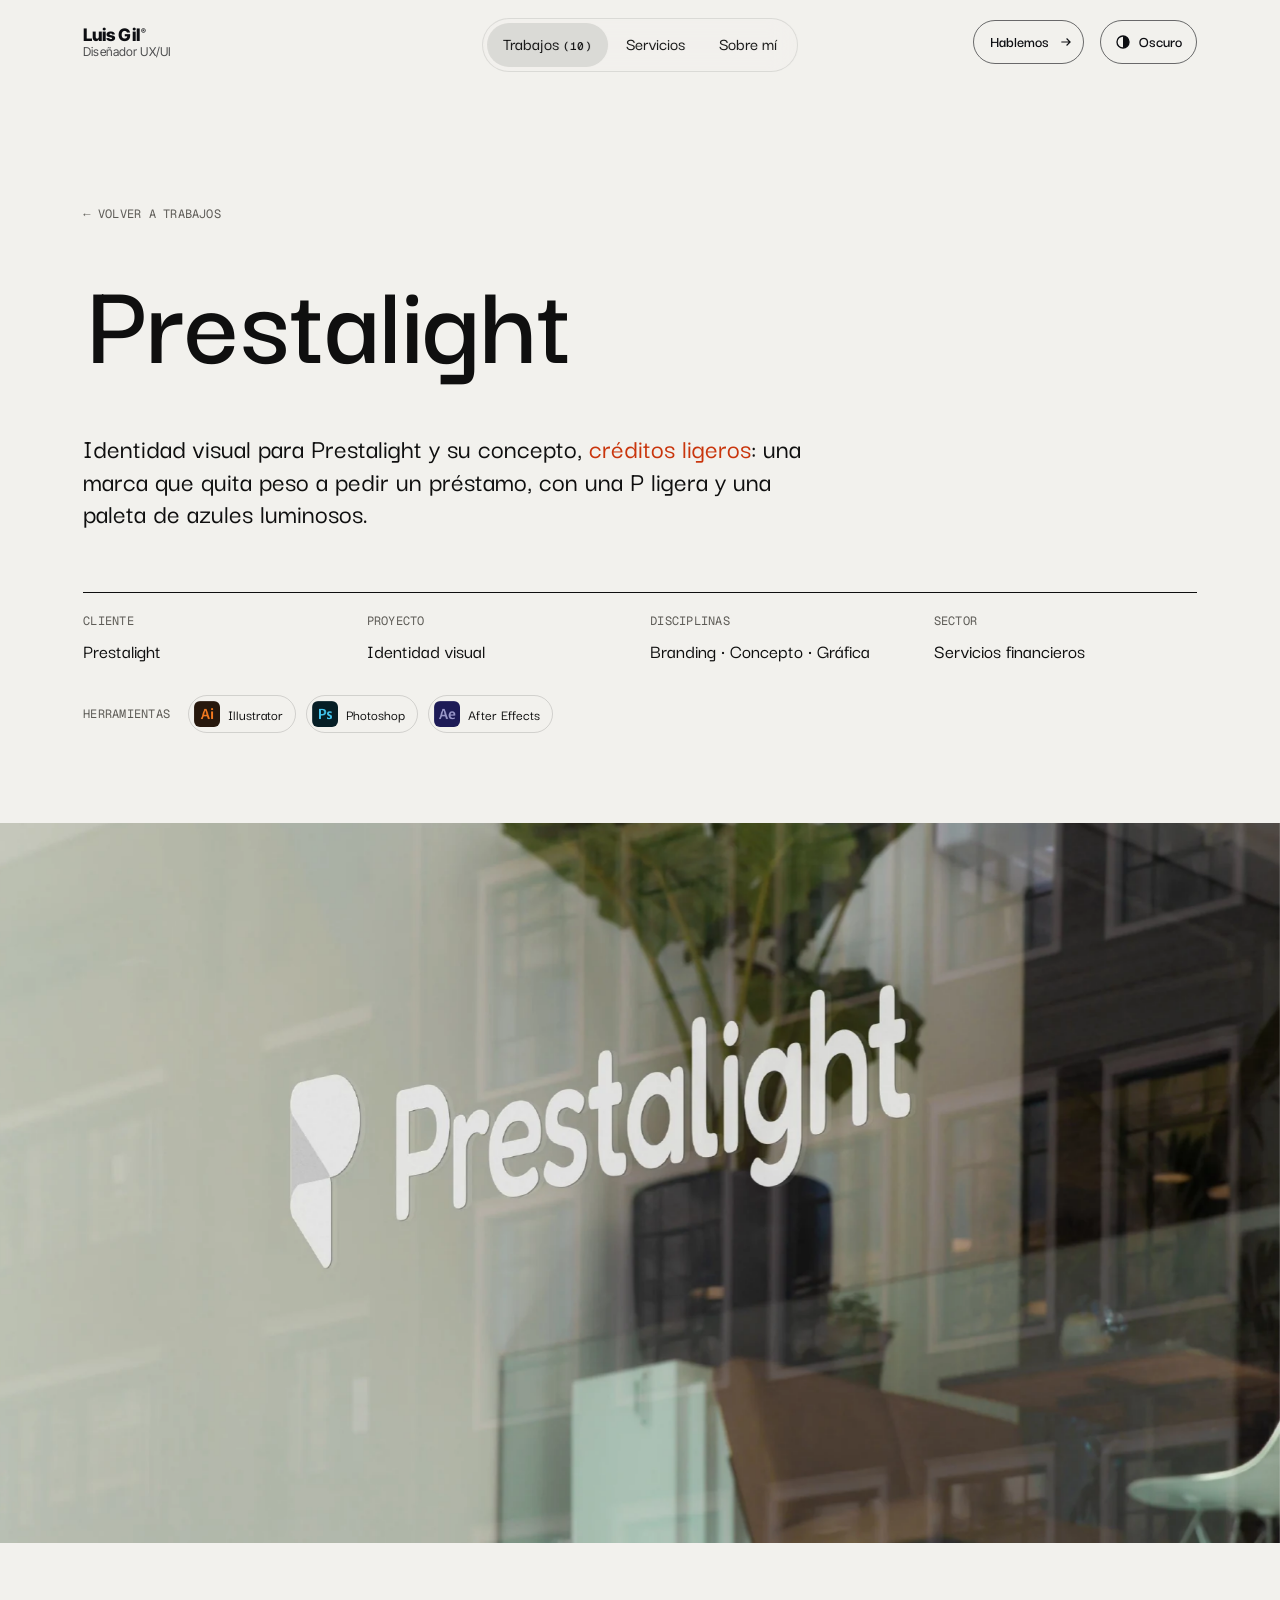
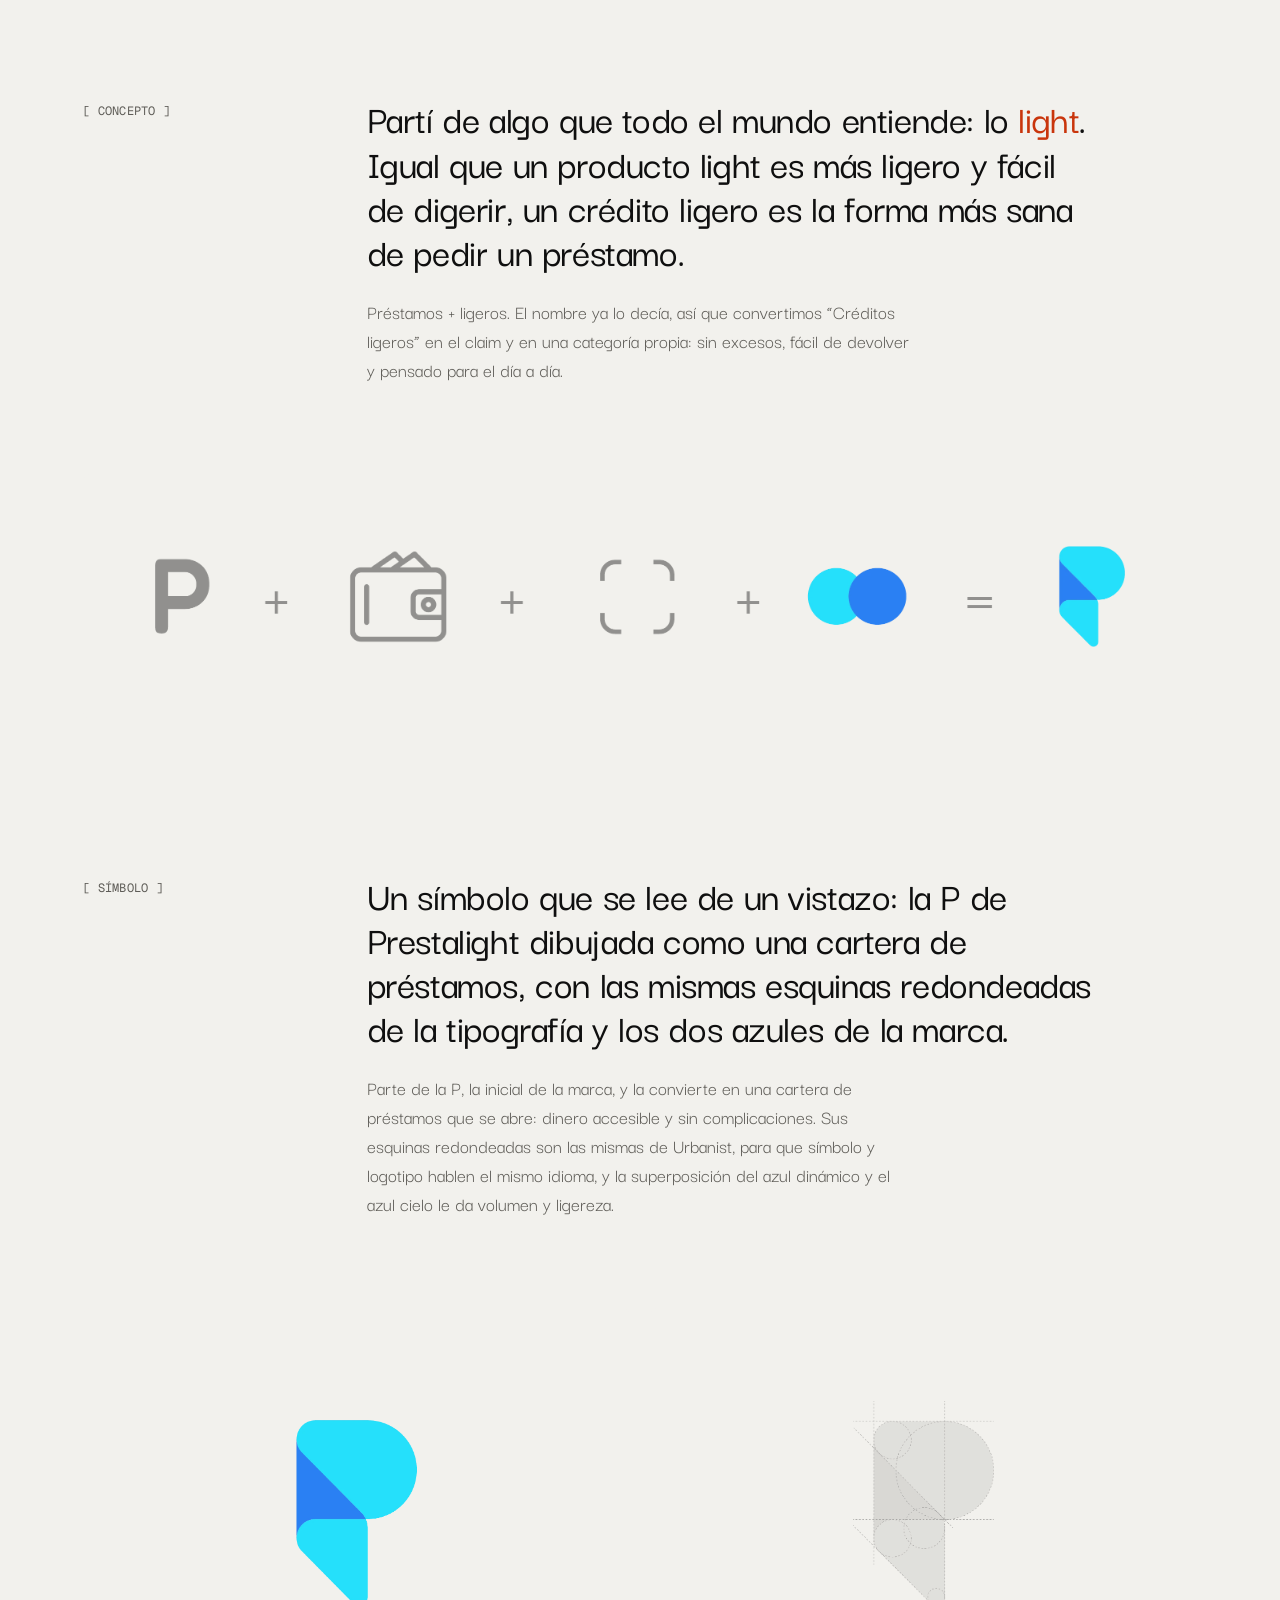
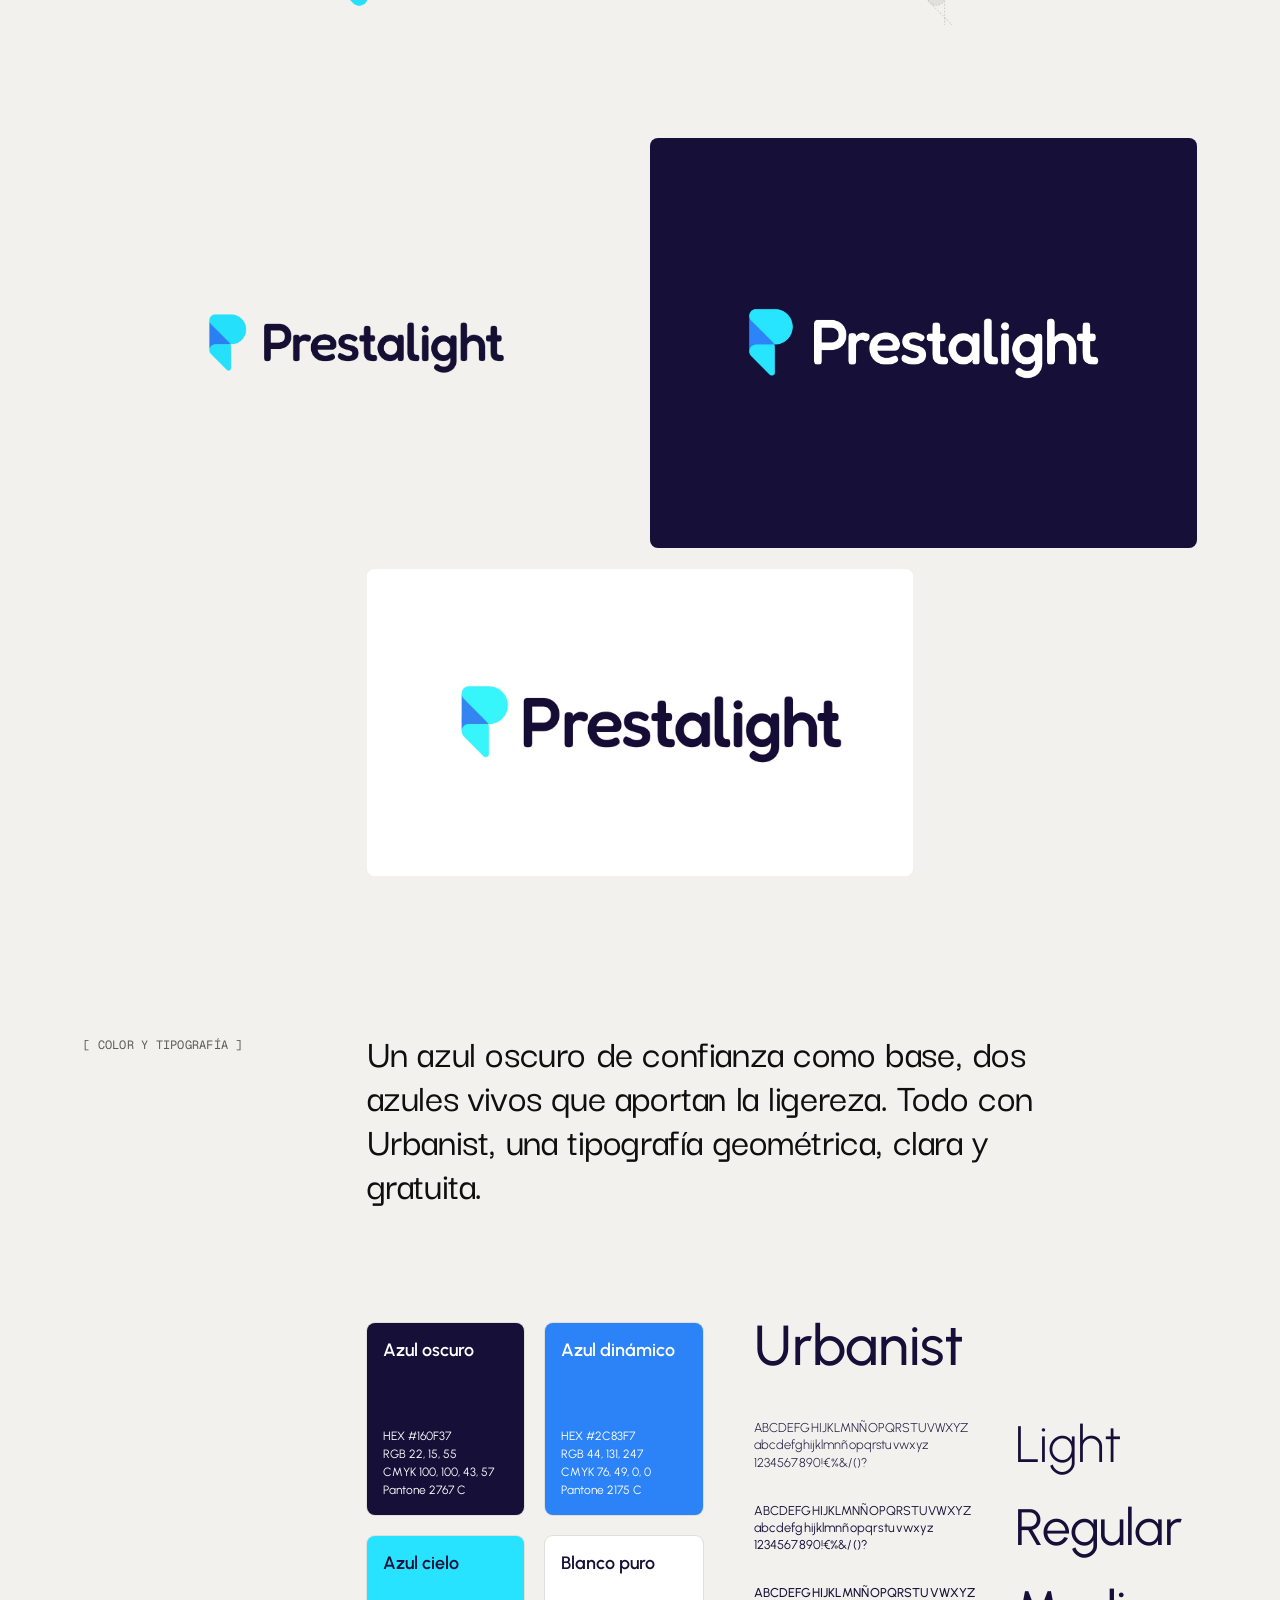
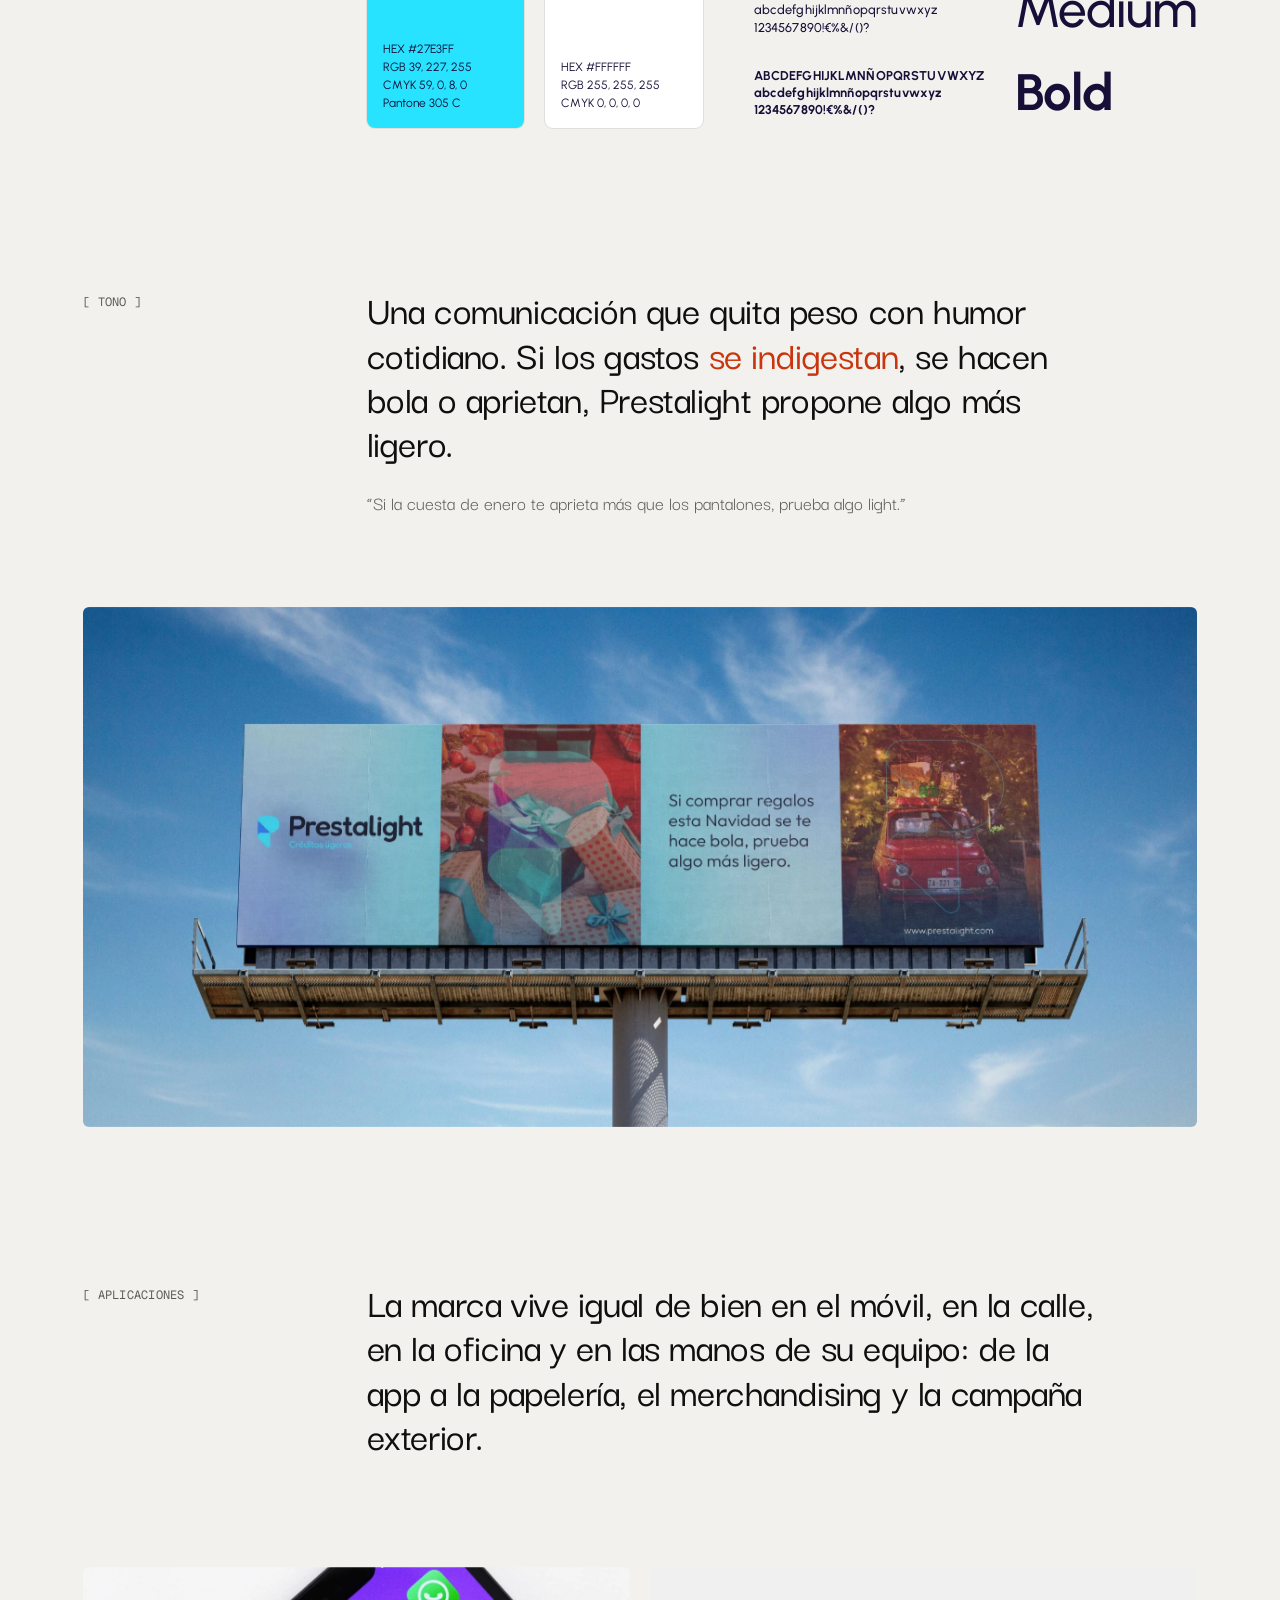
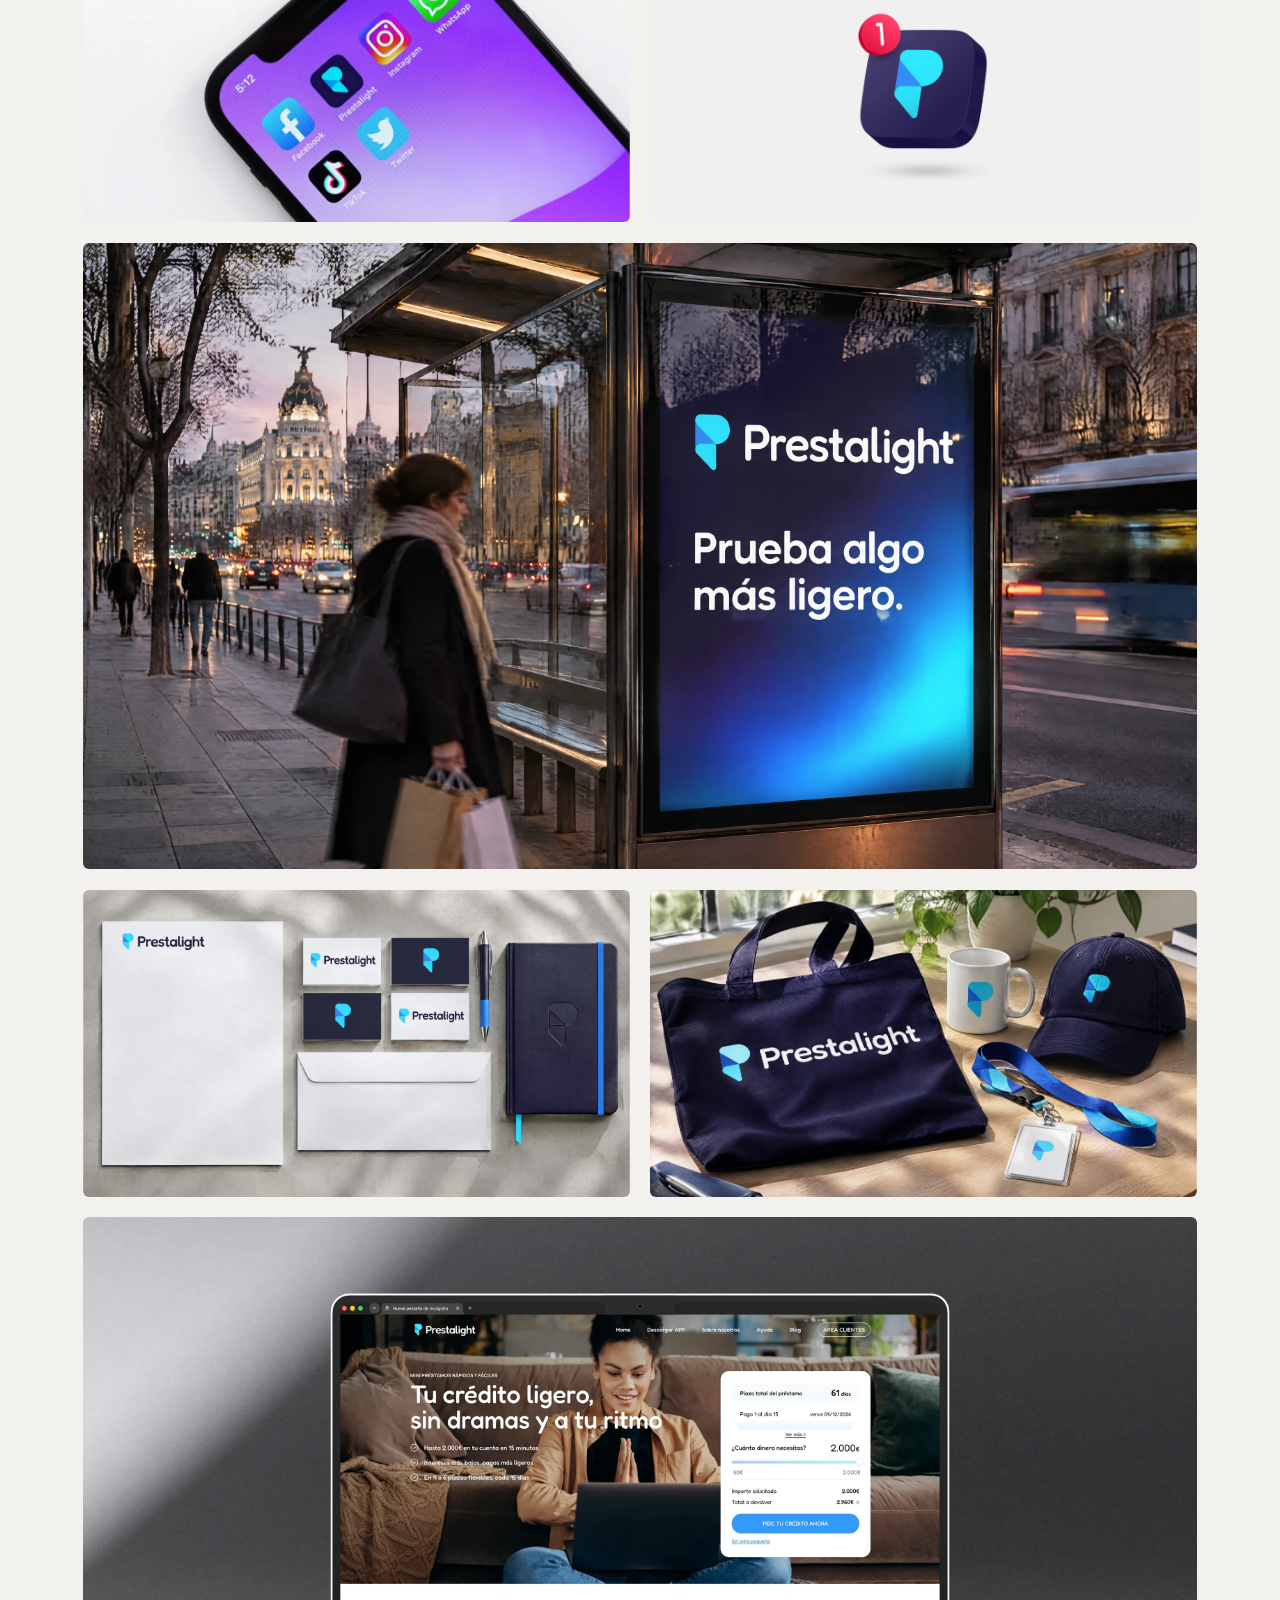
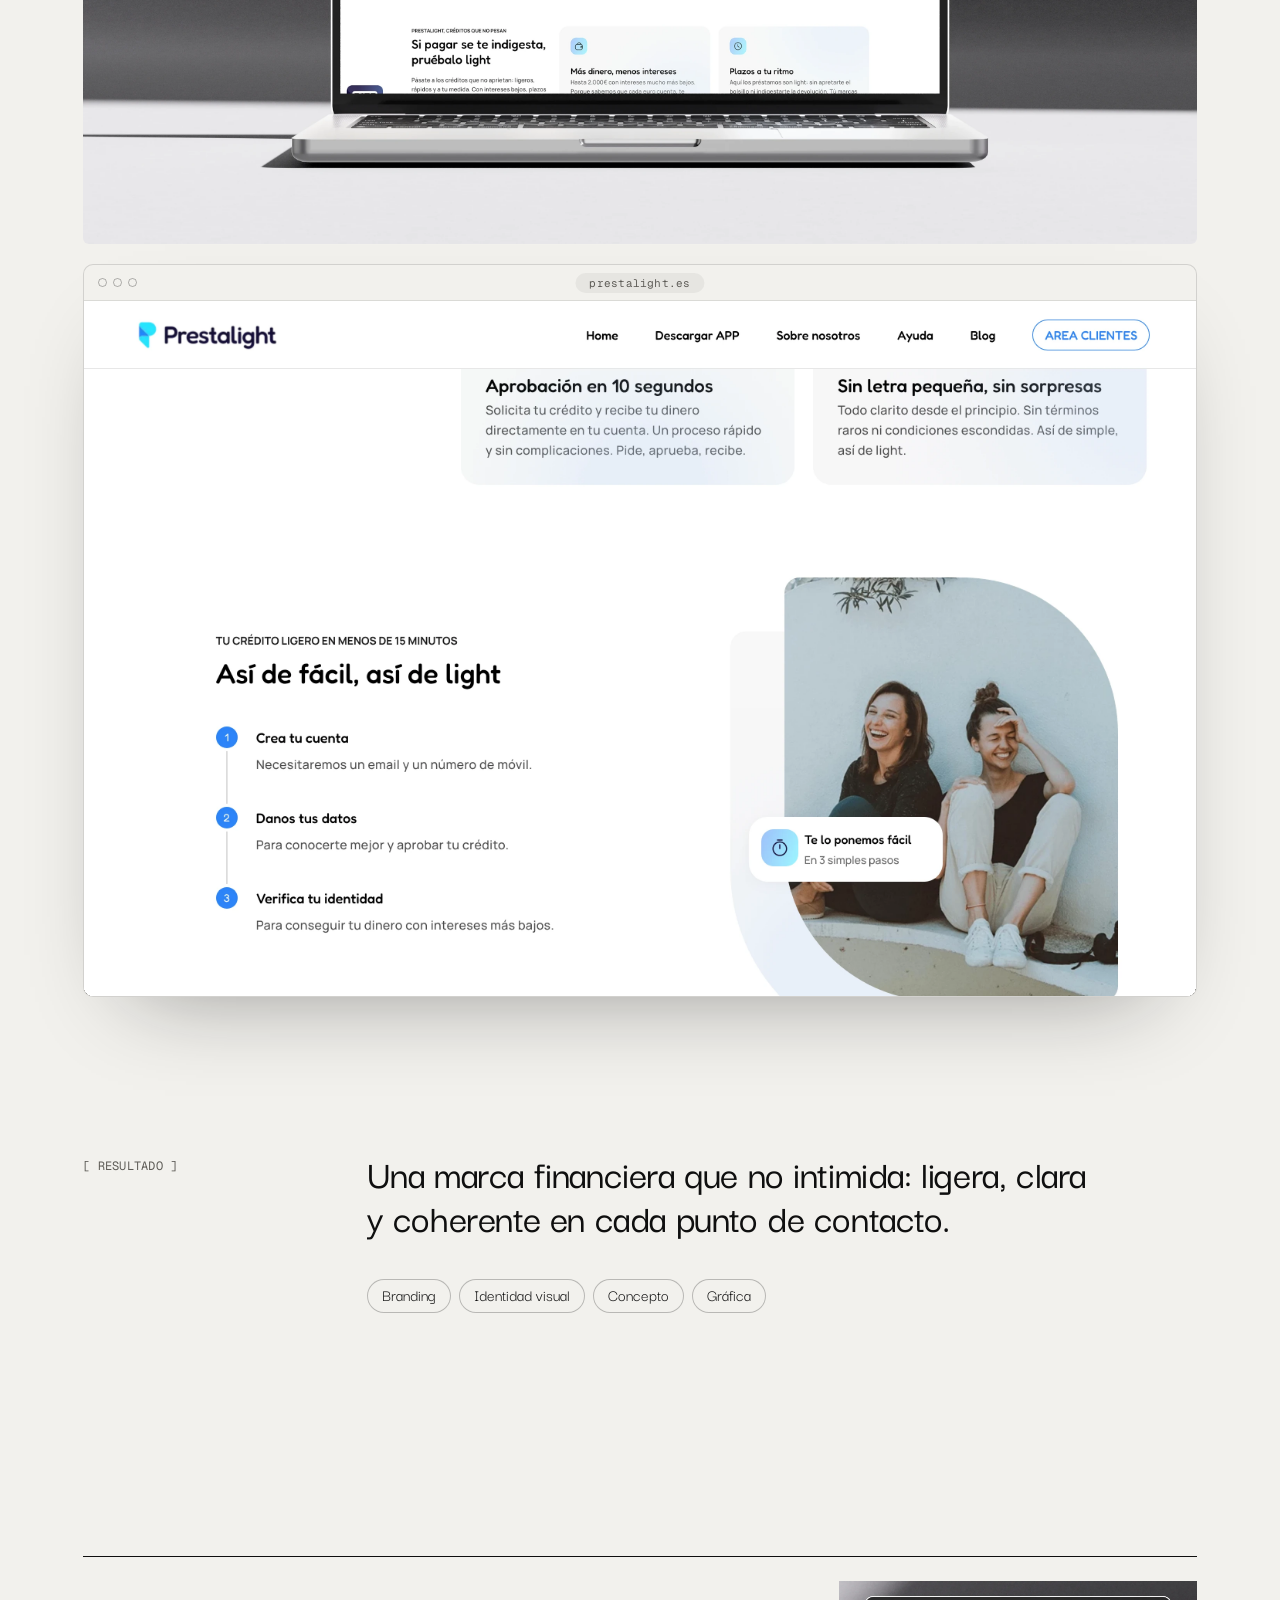
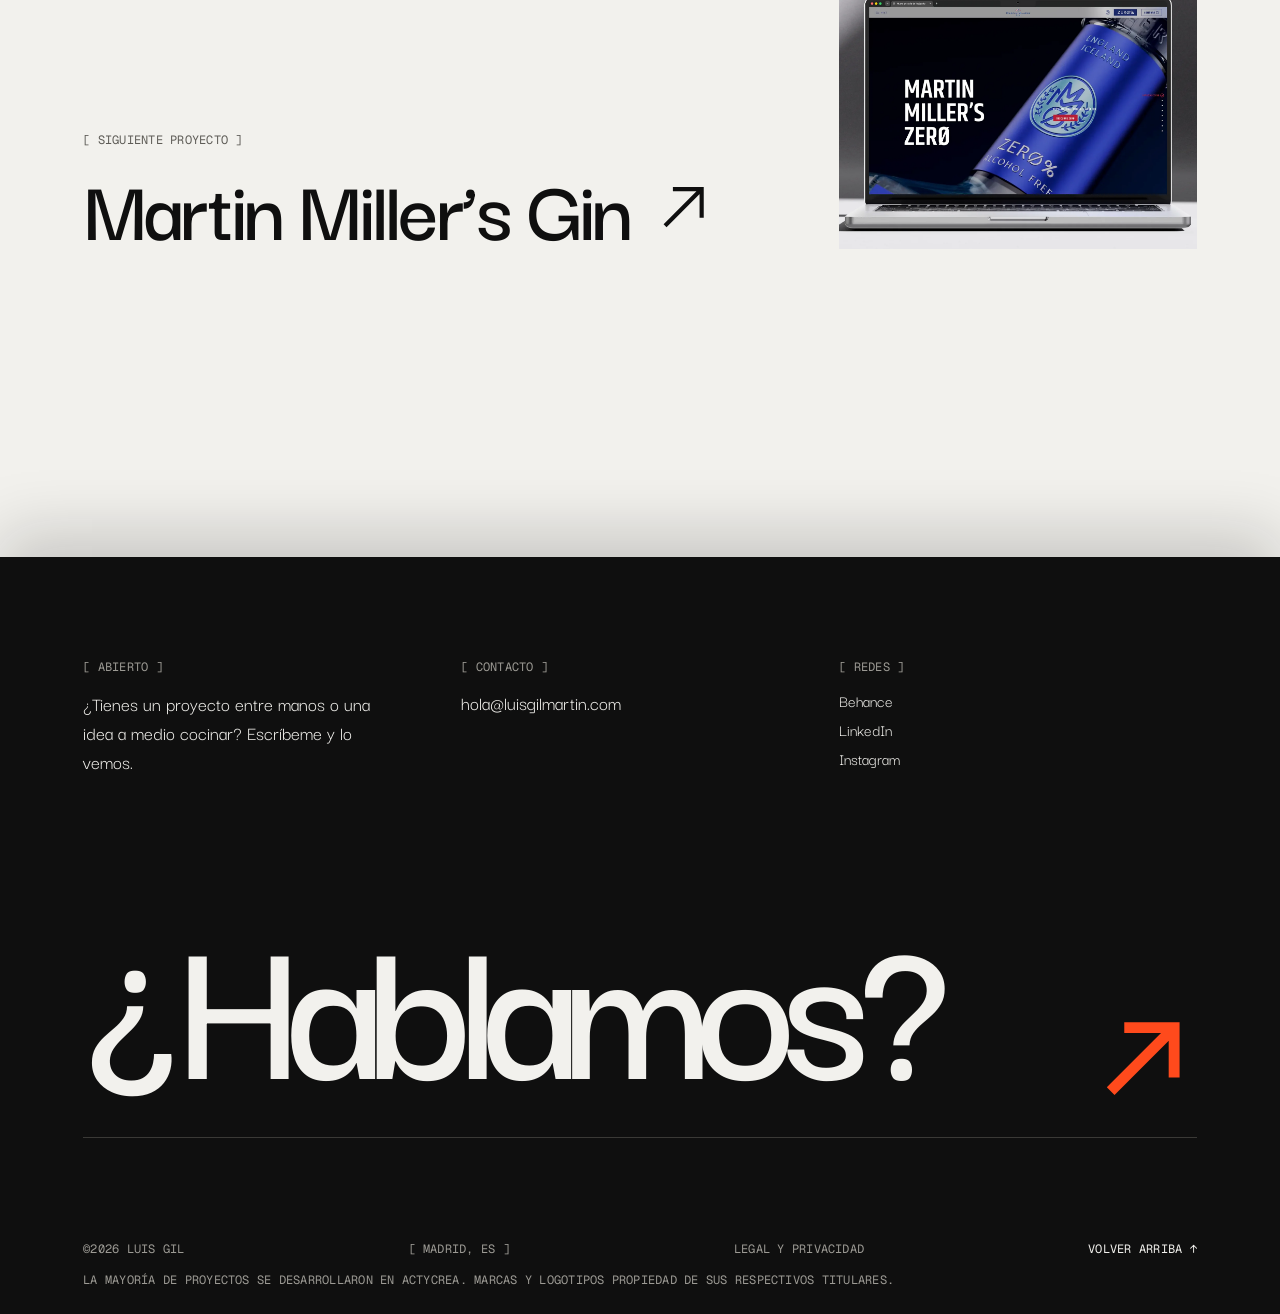
<file: proyecto-prestalight.html>
<!doctype html>
<html lang="es">
<head>
<meta charset="utf-8">
<meta name="robots" content="noindex, nofollow"><!-- TEMPORAL: quitar en el lanzamiento -->
<meta name="viewport" content="width=device-width, initial-scale=1, viewport-fit=cover">
<title>Prestalight · Luis Gil</title>
<meta name="description" content="Portfolio de Luis Gil Martín, diseñador web y UX/UI en Madrid. Diseño web, branding y dirección de arte.">
<link rel="canonical" href="https://luisgilmartin.com/proyecto-prestalight.html">
<meta property="og:type" content="website"><meta property="og:locale" content="es_ES">
<meta property="og:title" content="Prestalight · Luis Gil"><meta property="og:description" content="Portfolio de Luis Gil Martín, diseñador web y UX/UI en Madrid. Diseño web, branding y dirección de arte.">
<meta property="og:url" content="https://luisgilmartin.com/proyecto-prestalight.html"><meta property="og:image" content="https://luisgilmartin.com/thumb.jpg">
<meta name="twitter:card" content="summary_large_image">
<link rel="icon" href="favicon.svg" type="image/svg+xml">
<link rel="stylesheet" href="fonts/fonts.css">
<style>
body{margin:0;background:#F2F1ED}
.lg-root{--gm:clamp(20px,6.5vw,128px);--gg:clamp(12px,1.6vw,24px);--accent:#FF4A1C;--bg:#F2F1ED;--fg:#0F0F0F;--muted:#5E5C57;--muted2:#8A8780;--muted-inv:#B9B7B1;--line:rgba(15,15,15,.075);--gline:rgba(15,15,15,.04);--fbg:#0F0F0F;--ffg:#F2F1ED;--fmuted:#9C9A94;--fline:#3A3936;transition:background-color .5s ease,color .5s ease}
.lg-root.lg-dark{--bg:#121211;--fg:#EEEDE9;--muted:#A3A19B;--muted2:#77756F;--muted-inv:#55534E;--line:rgba(238,237,233,.07);--gline:rgba(238,237,233,.035);--fbg:#F2F1ED;--ffg:#0F0F0F;--fmuted:#5E5C57;--fline:#CFCDC7;color-scheme:dark}
body:has(.lg-dark){background:#121211}
.lg-theme{min-height:44px;padding:0 14px;border:1px solid rgba(255,255,255,.6);border-radius:999px;background:transparent;color:#FFFFFF;font:inherit;font-size:16px;font-weight:600;display:inline-flex;align-items:center;gap:8px;cursor:pointer}
.lg-theme{transition:background-color .35s ease,color .35s ease,border-color .35s ease}
.lg-theme:hover{border-color:#FFFFFF;background:#FFFFFF;color:#000000}
.lg-theme:hover svg{transform:rotate(180deg)}
.lg-dark .lg-theme:hover svg{transform:rotate(360deg)}
.lg-theme:focus-visible,.lg-burger:focus-visible{outline:2px solid #FFFFFF;outline-offset:3px}
.lg-theme svg{transition:transform .6s cubic-bezier(.7,0,.2,1)}
.lg-dark .lg-theme svg{transform:rotate(180deg)}
.lg-t-dark{display:none}
.lg-theme .lg-t-light,.lg-theme .lg-t-dark{position:relative;top:-1.25px}
.lg-dark .lg-t-dark{display:inline}
.lg-dark .lg-t-light{display:none}
::view-transition-old(root),::view-transition-new(root){animation:none;mix-blend-mode:normal}
a{color:#0F0F0F;text-decoration:none}a:hover{color:#5E5C57}
.lg-root *{box-sizing:border-box}
.lg-mono{font-family:'Geist Mono',ui-monospace,monospace;font-size:12px;letter-spacing:.02em;text-transform:uppercase}
.lg-link{position:relative;display:inline-block}
.lg-link::after{content:"";position:absolute;left:0;right:0;bottom:-3px;height:1px;background:currentColor;transform:scaleX(0);transform-origin:right;transition:transform .5s cubic-bezier(.2,.8,.2,1)}
.lg-link:hover::after{transform:scaleX(1);transform-origin:left}
.lg-line{display:inline-block;overflow:hidden;vertical-align:bottom;line-height:1;padding:.06em .14em .24em .02em;margin-right:-.12em;margin-bottom:-.22em}
.lg-line > .lg-rise:last-child{letter-spacing:0}
.lg-rise{display:inline-block;transform:translateY(105%);animation:lgRise 1.1s cubic-bezier(.2,.8,.2,1) forwards}
@keyframes lgRise{to{transform:translateY(0)}}
.lg-fade{opacity:0;animation:lgFade 1s ease forwards}
.lg-pic{clip-path:inset(0 50% 0 50%);animation:lgPicIn 1s cubic-bezier(.7,0,.2,1) 2.8s forwards}
@keyframes lgPicIn{to{clip-path:inset(0 0 0 0)}}
.lg-pic-cycle{animation:lgPicCycle 6s steps(1) 3.8s infinite}
@keyframes lgPicCycle{0%{background:#D9D4C7}20%{background:#2A2926}40%{background:#C9CFD0}60%{background:#E3D6CC}80%{background:#BDB9AE}}
@keyframes lgFade{to{opacity:1}}
.lg-curtain{position:fixed;inset:0;z-index:50;pointer-events:none;animation:lgCurtain 1.1s cubic-bezier(.7,0,.2,1) 1.85s forwards}
@keyframes lgCurtain{to{transform:translateY(-100%)}}
.lg-track{display:flex;gap:16px;width:max-content;animation:lgMarquee 38s linear infinite}
@keyframes lgMarquee{to{transform:translateX(calc(-50% - 8px))}}
.lg-card .lg-media{overflow:hidden}
.lg-card .lg-media > div{transition:transform 1s cubic-bezier(.2,.8,.2,1)}
.lg-card:hover .lg-media > div{transform:scale(1.04)}
.lg-card .lg-media{--mx:0%;--my:0%;--py:0%;--s:1.16;--lx:50%;--ly:50%}
.lg-card:hover .lg-media{--s:1.22}
.lg-card .lg-media > div{position:relative}
.lg-card .lg-media img{transform:translate3d(var(--mx),calc(var(--py) + var(--my)),0) scale(var(--s));transition:transform .7s cubic-bezier(.2,.8,.2,1),filter .5s ease;will-change:transform}
.lg-lens{position:absolute;inset:0;pointer-events:none;opacity:0;transition:opacity .4s ease;-webkit-mask-image:radial-gradient(circle clamp(130px,17vw,250px) at var(--lx) var(--ly),#000 55%,transparent 100%);mask-image:radial-gradient(circle clamp(130px,17vw,250px) at var(--lx) var(--ly),#000 55%,transparent 100%)}
@media (hover:hover) and (pointer:fine){.lg-card:hover .lg-lens{opacity:1}.lg-card:hover .lg-media img.lg-base{filter:blur(10px)}}
.lg-card .lg-arrow{transition:transform .5s cubic-bezier(.2,.8,.2,1)}
.lg-card:hover .lg-arrow{transform:translateX(6px) rotate(-45deg)}
.lg-cta .lg-roll{display:inline-block;overflow:hidden;line-height:1;vertical-align:bottom;padding:.04em .08em .04em 0;margin-right:-.15em;letter-spacing:0}
.lg-cta .lg-roll > span{position:relative;display:inline-block;transition:transform .6s cubic-bezier(.7,0,.2,1);transition-delay:calc(var(--i) * 35ms)}
.lg-cta .lg-roll > span::after{content:attr(data-l);position:absolute;left:0;top:calc(100% + .04em)}
.lg-cta:hover .lg-roll > span,.lg-cta:focus-visible .lg-roll > span{transform:translateY(calc(-100% - .04em))}
.lg-cta svg{transition:transform .6s cubic-bezier(.7,0,.2,1)}
.lg-cta:hover svg,.lg-cta:focus-visible svg{transform:rotate(45deg)}
@media (prefers-reduced-motion:reduce){.lg-cta .lg-roll > span,.lg-cta svg{transition:none}}
[hidden]{display:none !important}
.lg-burger{display:none}
.pl-img{display:block;width:100%;height:auto}
.pl-sws{display:grid;grid-template-columns:repeat(6,minmax(0,1fr));gap:var(--gg)}
.pl-sw{display:flex;flex-direction:column;gap:6px}
.pl-sw-main{aspect-ratio:3 / 4;border-radius:8px;padding:16px;display:flex;flex-direction:column;justify-content:space-between;font-family:Urbanist,system-ui,sans-serif;box-shadow:0 0 0 1px color-mix(in srgb,var(--fg) 8%,transparent)}
.pl-sw-main strong{font-size:clamp(16px,1.4vw,20px);font-weight:600}
.pl-sw-main span{font-size:12px;line-height:1.5}
.pl-sw-steps{display:flex;flex-direction:column;gap:6px}
.pl-sw-steps span{height:34px;border-radius:6px;display:flex;align-items:center;padding:0 12px;font-family:Urbanist,system-ui,sans-serif;font-size:12px;color:var(--fg)}
.pl-eq{display:grid;grid-template-columns:1fr auto 1fr auto 1fr auto 1fr auto 1fr;column-gap:clamp(8px,1.4vw,20px);align-items:start}
.pl-eq-item{display:flex;flex-direction:column;gap:8px}
.pl-eq-ico{height:clamp(64px,7vw,104px);display:flex;align-items:center;margin-bottom:12px}
.pl-eq-ico img{height:100%;width:auto;max-width:100%;object-fit:contain}
.pl-eq-item strong{font-size:18px;font-weight:600}
.pl-eq-item > span{font-size:15px;line-height:1.5;color:var(--muted)}
.pl-eq-op{height:clamp(64px,7vw,104px);display:flex;align-items:center;font-size:clamp(24px,2.4vw,36px);color:var(--muted);font-weight:300}
@media (max-width:900px){.pl-eq{grid-template-columns:1fr 1fr;row-gap:36px;column-gap:24px}.pl-eq-op{display:none}.pl-eq-res{grid-column:1 / -1}}
.pl-step{display:flex;flex-direction:column;gap:8px;padding-top:16px;border-top:1px solid color-mix(in srgb,var(--fg) 14%,transparent)}
.pl-step strong{font-size:19px;font-weight:600}
.pl-step span:last-child{font-size:15px;line-height:1.5;color:var(--muted)}
@media (max-width:860px){.pl-step{grid-column:span 6 !important}}
.pl-spec{display:grid !important;grid-template-columns:max-content max-content;column-gap:clamp(20px,2.4vw,40px);align-items:center}
.pl-spec-name{grid-column:1 / -1}
.pl-spec .pl-spec-row{display:contents}
.pl-spec-row > *{padding:clamp(10px,1.2vw,16px) 0}
@media (max-width:560px){.pl-spec{grid-template-columns:1fr}}
.pl-ct{display:flex;justify-content:flex-start;align-items:center;gap:clamp(32px,4vw,72px);min-width:0}
.pl-ct .pl-cw{flex:1 1 0;min-width:0;max-width:520px}
.pl-ct .pl-spec{flex:none}
@media (max-width:1200px){.pl-ct{flex-direction:column;align-items:flex-start}.pl-ct .pl-cw{width:100%;max-width:620px;flex:none}}
@media (max-width:860px){.pl-ct{flex-direction:column;align-items:stretch}.pl-ct .pl-cw{flex:none}}
.pl-cw{display:grid;grid-template-columns:1fr 1fr;gap:var(--gg)}
@media (max-width:860px){.pl-spec{margin-inline:0}}
.pl-spec{--ink:#160F37;font-family:Urbanist,system-ui,sans-serif;color:var(--ink);width:max-content;max-width:100%;margin-inline:auto}
.lg-dark .pl-spec{--ink:#CFE4FF}
.pl-spec-name{font-size:clamp(40px,4.4vw,68px);font-weight:500;line-height:1;margin-bottom:clamp(20px,2.4vw,36px)}
.pl-spec-row{display:grid;grid-template-columns:max-content max-content;column-gap:clamp(20px,2.4vw,40px) !important;align-items:center;gap:clamp(16px,3vw,48px);padding:clamp(10px,1.2vw,16px) 0}
.pl-spec .pl-spec-row p{margin:0;font-size:clamp(11px,1vw,14px) !important;line-height:1.35 !important;letter-spacing:.01em !important;font-weight:inherit !important;color:var(--ink) !important}
.pl-spec-row > span{font-size:clamp(34px,4vw,62px);line-height:1;letter-spacing:-.01em}
@media (max-width:560px){.pl-spec-row{grid-template-columns:1fr}}
.pl-type{height:100%;display:grid;grid-template-columns:1fr 1fr;border-radius:8px;overflow:hidden;font-family:Urbanist,system-ui,sans-serif}
.pl-type-a{background:#27E3FF;color:#160F37;padding:clamp(20px,2.4vw,36px);display:flex;align-items:flex-end;font-size:clamp(26px,2.6vw,40px);font-weight:600;line-height:1.05}
.pl-type-b{background:#CFE4FF;color:#160F37;padding:clamp(20px,2.4vw,36px);display:flex;flex-direction:column;justify-content:space-between;gap:20px}
.pl-type-b p{margin:0;font-size:clamp(15px,1.3vw,19px);line-height:1.5}
.pl-weights{display:flex;flex-wrap:wrap;gap:6px 14px}
@media (max-width:860px){.pl-sws{grid-template-columns:repeat(2,minmax(0,1fr))}.pl-type{grid-template-columns:1fr}}
.pl-fig{height:100%;border-radius:6px;overflow:hidden;display:flex;align-items:center;justify-content:center}
.pl-fig img{display:block;width:100%;height:auto}
.mg-heroimg{margin:clamp(56px,7vw,110px) calc(var(--gm) * -1) 0;width:auto;overflow:hidden}
.mg-heroimg img{display:block;width:100%;height:min(56.25vw,100svh);object-fit:cover}
.mg-heroimg{height:min(56.25vw,100svh)}
.mg-heroimg{position:relative}
.mg-heroimg img{height:112% !important;position:relative;top:-6%;will-change:transform;transform:translate3d(0,0,0)}
@media (prefers-reduced-motion:reduce){.mg-heroimg img{height:100% !important;top:0}}
.lg-wm{display:inline-block;overflow:hidden;vertical-align:bottom;padding:.12em 0 .14em;margin:-.12em 0 -.14em}
.lg-word{display:inline-block;transform:translate3d(0,112%,0);transition:transform .7s cubic-bezier(.16,1,.3,1) var(--d,0s)}
.is-revealed .lg-word{transform:none}
.lg-slot{position:relative;border-radius:6px;overflow:hidden;background:color-mix(in srgb,var(--fg) 7%,var(--bg));background-image:linear-gradient(to right,color-mix(in srgb,var(--fg) 6%,transparent) 1px,transparent 1px),linear-gradient(to bottom,color-mix(in srgb,var(--fg) 6%,transparent) 1px,transparent 1px);background-size:40px 40px}
.lg-slot > img,.lg-slot > video{position:absolute;inset:0;width:100%;height:100%;object-fit:cover;display:block}
.lg-slot-info{position:absolute;left:16px;right:16px;bottom:14px;display:flex;justify-content:space-between;align-items:flex-end;gap:12px;flex-wrap:wrap}
.lg-slot-kind{display:inline-flex;align-items:center;gap:6px;padding:4px 10px;border-radius:999px;border:1px solid color-mix(in srgb,var(--fg) 20%,transparent);background:var(--bg)}
.lg-slot-phone{border-radius:24px}
.lg-menu{animation:lgMenuFade .35s ease both}
@keyframes lgMenuFade{from{opacity:0}}
.lg-menu .lg-mrow,.lg-menu .lg-mfoot{animation:lgMenuIn .8s cubic-bezier(.2,.8,.2,1) both;animation-delay:calc(var(--i) * 70ms + 120ms)}
@keyframes lgMenuIn{from{opacity:0;transform:translateY(28px)}to{opacity:1;transform:none}}
.lg-mrow{display:grid;grid-template-columns:minmax(0,1fr) auto;align-items:center;padding:18px 0;border-bottom:1px solid #3A3936;color:#F2F1ED !important}
.lg-mrow .lg-mlabel{font-size:clamp(38px,11vw,52px);font-weight:500;line-height:1;letter-spacing:-0.01em;position:relative;top:-0.06em}
.lg-mrow[aria-current="page"] .lg-mlabel{color:#FF4A1C}
.lg-mrow svg{transition:transform .5s cubic-bezier(.2,.8,.2,1)}
.lg-mrow:hover svg,.lg-mrow:focus-visible svg{transform:rotate(-45deg)}
.lg-mclose{border-color:rgba(242,241,237,.6) !important;transition:background-color .35s ease,color .35s ease}
.lg-mclose:hover{background:#F2F1ED !important;color:#0F0F0F !important}
@media (prefers-reduced-motion:reduce){.lg-menu,.lg-menu .lg-mrow,.lg-menu .lg-mfoot{animation:none}}
.lg-btn-label{position:relative;top:-1.25px}
.lg-burger{transition:background-color .35s ease,color .35s ease,border-color .35s ease}
.lg-burger:hover{border-color:#FFFFFF !important;background:#FFFFFF !important;color:#000000 !important}
.lg-num{font-family:'Geist Mono',ui-monospace,monospace;font-size:12px;font-weight:400;letter-spacing:.02em;line-height:1.2;text-transform:uppercase;color:var(--accent-text) !important}
.lg-cols{display:grid;grid-template-columns:repeat(12,minmax(0,1fr));column-gap:var(--gg);row-gap:24px}
.lg-cols > *{min-width:0}
.lg-nav-pill .lg-link[aria-current="page"]{background:color-mix(in srgb,var(--fg) 10%,transparent)}
.lg-tag{background:var(--bg);display:inline-flex;align-items:center;min-height:34px;padding:0 14px 4px;border:1px solid color-mix(in srgb,var(--fg) 25%,transparent);border-radius:999px;font-size:17px}
@media (max-width:860px){.lg-cols > *{grid-column:1 / -1 !important}}
.lg-nav-pill{position:fixed;top:18px;left:50%;transform:translateX(-50%);z-index:21;background:color-mix(in srgb,var(--bg) 80%,transparent);-webkit-backdrop-filter:blur(14px);backdrop-filter:blur(14px);border:1px solid color-mix(in srgb,var(--fg) 10%,transparent);border-radius:999px;padding:4px}
.lg-nav-pill .lg-link{color:var(--fg) !important;padding:7px 16px 9px;line-height:1.2;border-radius:999px;transition:background-color .3s ease}
.lg-nav-pill .lg-link:hover{background:color-mix(in srgb,var(--fg) 8%,transparent)}
.lg-nav-pill .lg-link::after{left:16px;right:16px;bottom:7px}
@media (max-width:560px){
.lg-name{grid-template-columns:minmax(0,1fr) !important;font-size:min(calc((100vw - 2 * var(--gm)) / 1.42),260px) !important;row-gap:0;--lg-gap-b:-.23em}
.lg-name > .lg-line{justify-self:center !important;padding:.06em .07em .02em !important;margin:0 !important}
.lg-name > .lg-line:first-of-type{margin-bottom:var(--lg-gap-a,0) !important}
.lg-name > .lg-line:last-of-type{margin-top:var(--lg-gap-b,0) !important}
.lg-name > .lg-pic{width:100% !important;height:auto !important;aspect-ratio:1.85;align-self:auto !important;border-radius:8px !important}
}
.lg-pw{display:inline-block;white-space:nowrap}
.lg-pl{display:inline-block;font-weight:500}
.lg-cursor{position:fixed;left:0;top:0;width:14px;height:14px;margin:-7px 0 0 -7px;border-radius:50%;background:#FF4A1C;pointer-events:none;z-index:60;opacity:0;transition:width .35s cubic-bezier(.2,.8,.2,1),height .35s cubic-bezier(.2,.8,.2,1),margin .35s cubic-bezier(.2,.8,.2,1),opacity .3s ease;will-change:transform}
.lg-cursor.is-on{opacity:1}
.lg-cursor.is-hover{width:56px;height:56px;margin:-28px 0 0 -28px;opacity:.85}
@media (hover:hover) and (pointer:fine){.lg-root,.lg-root a,.lg-root button{cursor:none}}
@media (hover:none),(pointer:coarse){.lg-cursor{display:none}}
html,body{overflow-x:clip}
.lg-grid{position:fixed;inset:0;z-index:0;pointer-events:none;display:grid;grid-template-columns:repeat(12,minmax(0,1fr));column-gap:var(--gg);padding-left:var(--gm);padding-right:var(--gm)}
.lg-grid > span{border-left:1px solid var(--gline,var(--line));border-right:1px solid var(--gline,var(--line));transform-origin:top;transform:scaleY(0);animation:lgGridIn 1.4s cubic-bezier(.7,0,.2,1) forwards}
.lg-main{position:sticky;z-index:1}
.lg-root > footer{position:relative;z-index:2;box-shadow:0 -24px 60px rgba(15,15,15,.18)}
.lg-shade{position:absolute;inset:0;background:#0F0F0F;opacity:0;pointer-events:none;z-index:5}
@keyframes lgGridIn{to{transform:scaleY(1)}}
@media (max-width:860px){.lg-grid{grid-template-columns:repeat(4,minmax(0,1fr))}.lg-grid > span:nth-child(n+5){display:none}}
@media (max-width:860px){
.lg-nav{display:none !important}
.lg-burger{display:inline-flex}
.lg-works{grid-template-columns:minmax(0,1fr) !important}
.lg-works > a{margin-top:0 !important}
.lg-svcs{grid-template-columns:minmax(0,1fr) !important}
.lg-split{flex-direction:column !important;align-items:flex-start !important}
}
@media (prefers-reduced-motion:reduce){
.lg-rise{animation:none;transform:none}
.lg-pic{animation:none;clip-path:none}
.lg-pic-cycle{animation:none}
.lg-fade{animation:none;opacity:1}
.lg-curtain{display:none}
.lg-grid > span{animation:none;transform:none}
.lg-track{animation:none}
}
/* Scroll reveal ( added by JS only, so content stays visible without it ) */
.lg-rv{opacity:0;transform:translate3d(0,48px,0);transition:opacity .6s ease var(--rd,0s),transform .8s cubic-bezier(.16,1,.3,1) var(--rd,0s) !important}
.lg-rv.is-in{opacity:1;transform:none}
.lg-rv-media{clip-path:inset(100% 0 0 0);transition:clip-path .7s cubic-bezier(.7,0,.2,1) var(--rd,0s) !important}
.lg-rv-media img{scale:1.22;backface-visibility:hidden;transition:scale .95s cubic-bezier(.16,1,.3,1) var(--rd,0s) !important}
.lg-rv-media.is-in{clip-path:inset(0 0 0 0)}
.lg-rv-media.is-in img{scale:1}
.lg-card .lg-rv-media{clip-path:none !important;opacity:0;transition:opacity .7s ease var(--rd,0s) !important}
.lg-card .lg-rv-media img{scale:1 !important}
.lg-card .lg-rv-media.is-in{opacity:1}
.lg-card .lg-media{background:var(--bg)}
/* Main buttons */
.lg-btn{position:relative;isolation:isolate;overflow:hidden;display:inline-flex !important;align-items:center;gap:14px !important;min-height:52px !important;padding:0 6px 0 22px;border:1px solid var(--fg);border-radius:999px;color:var(--fg) !important;font-size:18px !important;font-weight:600 !important;line-height:1;transition:color .45s cubic-bezier(.7,0,.2,1),border-color .45s ease}
.lg-btn::before{content:"";position:absolute;z-index:-1;right:6px;top:50%;width:40px;height:40px;margin-top:-20px;border-radius:50%;background:var(--fg);transform:scale(1);transition:transform .7s cubic-bezier(.7,0,.2,1)}
.lg-btn > .lg-btn-t{position:relative;top:-1px}
.lg-btn .lg-mono{color:inherit;opacity:.6;margin-left:-8px}
.lg-btn-ic{display:inline-flex;align-items:center;justify-content:center;flex:none;width:40px;height:40px;border-radius:50%;background:var(--fg);color:var(--bg);overflow:hidden;transition:background-color .45s ease,color .45s ease,transform .6s cubic-bezier(.7,0,.2,1)}
.lg-btn-ic svg{width:15px;height:15px}
.lg-btn:hover,.lg-btn:focus-visible{color:var(--bg) !important;transition:color .3s ease .2s,border-color .45s ease}
.lg-btn:hover::before,.lg-btn:focus-visible::before{transform:scale(16)}
.lg-btn:hover .lg-btn-ic,.lg-btn:focus-visible .lg-btn-ic{transform:rotate(-45deg)}
.lg-btn:focus-visible{outline:2px solid var(--accent);outline-offset:3px}
@keyframes lgArrowLoop{0%{transform:none}49%{transform:translateX(160%)}50%{transform:translateX(-160%)}100%{transform:none}}
.lg-hbtn{min-height:44px;padding:0 10px 0 16px;border:1px solid rgba(255,255,255,.6);border-radius:999px;color:#FFFFFF;font-size:16px !important;font-weight:600 !important;display:inline-flex;align-items:center;gap:10px !important;transition:background-color .35s ease,color .35s ease,border-color .35s ease}
.lg-hbtn > span{position:relative;top:-1.25px}
.lg-hbtn svg{transition:transform .5s cubic-bezier(.2,.8,.2,1)}
.lg-hbtn:hover,.lg-hbtn:focus-visible{background:#FFFFFF;border-color:#FFFFFF;color:#000000 !important}
.lg-hbtn:hover svg,.lg-hbtn:focus-visible svg{transform:rotate(-45deg)}
.lg-hbtn:focus-visible{outline:2px solid #FFFFFF;outline-offset:3px}
@media (prefers-reduced-motion:reduce){.lg-btn::before,.lg-btn,.lg-btn-ic,.lg-hbtn,.lg-hbtn svg{transition:none}.lg-btn:hover .lg-btn-ic{transform:none}}
/* Design review fixes: dark-mode links, readable accent text, touch targets, small text */
.lg-root{--accent-text:#C9350C}
.lg-root.lg-dark{--accent-text:#FF4A1C}
.lg-root a{color:var(--fg)}
.lg-root a:hover{color:var(--muted)}
.lg-main a.lg-link,.lg-root footer a.lg-link{padding-block:12px;margin-block:-12px}
.lg-main a.lg-link::after,.lg-root footer a.lg-link::after{bottom:9px}
.lg-nav-pill a.lg-link{padding:10px 16px 12px}
.lg-nav-pill a.lg-link::after{bottom:10px}
.lg-root > header > a:first-child{padding-block:5px;margin-block:-5px}
.lg-slot-info .lg-mono{color:var(--fg) !important}
.lg-track > div:has(> img)::after{content:"";position:absolute;inset:auto 0 0;height:60%;background:linear-gradient(to top,rgba(0,0,0,.55),rgba(0,0,0,0));pointer-events:none}
.lg-track > div > img + .lg-mono{z-index:1}
.lg-main a.lg-link.lg-mono,.lg-root footer .lg-mono a.lg-link{padding-block:14px;margin-block:-14px}
.lg-main a.lg-link.lg-mono::after,.lg-root footer .lg-mono a.lg-link::after{bottom:11px}
/* Case studies: device mockups and media */
.pj-media{position:relative;overflow:hidden;background:color-mix(in srgb,var(--fg) 5%,var(--bg))}
.pj-media > img,.pj-media > video{display:block;width:100%;height:100%;object-fit:cover}
.pj-band{background:color-mix(in srgb,var(--fg) 4%,var(--bg))}
.pj-browser{border:1px solid color-mix(in srgb,var(--fg) 14%,transparent);border-radius:10px;overflow:hidden;background:var(--bg);box-shadow:0 40px 90px -50px rgba(15,15,15,.45)}
.pj-bar{height:36px;display:flex;align-items:center;gap:6px;padding:0 14px;border-bottom:1px solid color-mix(in srgb,var(--fg) 10%,transparent);position:relative}
.pj-bar i{width:9px;height:9px;border-radius:50%;border:1px solid color-mix(in srgb,var(--fg) 30%,transparent)}
.pj-bar span{position:absolute;left:50%;transform:translateX(-50%);font-family:'Geist Mono',ui-monospace,monospace;font-size:11px;letter-spacing:.02em;color:var(--muted);padding:3px 14px;border-radius:999px;background:color-mix(in srgb,var(--fg) 5%,transparent);white-space:nowrap}
.pj-view{position:relative;overflow:hidden;container-type:size;background:#0F0F0F}
.pj-view > video,.pj-view > img{display:block;width:100%;height:100%;object-fit:cover;object-position:top}
.pj-scroll > img{height:auto !important;object-fit:initial !important;animation:pjScroll var(--dur,30s) cubic-bezier(.45,0,.55,1) infinite alternate}
.pj-scroll:hover > img{animation-play-state:paused}
@keyframes pjScroll{0%,5%{translate:0 0}95%,100%{translate:0 calc(-100% + 100cqh)}}
.pj-phone{position:relative;width:100%;max-width:calc((100svh - 160px) * .4615);margin-inline:auto;aspect-ratio:9 / 19.5;border-radius:42px;padding:9px;background:#0F0F0F;box-shadow:0 40px 80px -40px rgba(15,15,15,.55),inset 0 0 0 1px rgba(255,255,255,.08)}
.pj-phone::after{content:"";position:absolute;top:18px;left:50%;width:30%;height:22px;margin-left:-15%;border-radius:999px;background:#0F0F0F;z-index:2}
.pj-screen{width:100%;height:100%;border-radius:33px;overflow:hidden;background:#000}
.pj-screen video,.pj-screen img{display:block;width:100%;height:100%;object-fit:cover;object-position:top}
.pj-cap{display:block;margin-top:14px;color:var(--muted)}
.pj-quote{margin:0;font-size:clamp(28px,3.6vw,56px);line-height:1.02;letter-spacing:-0.015em;font-weight:500}
@media (prefers-reduced-motion:reduce){.pj-scroll > img{animation:none}}
.lg-grid{display:none !important}
.bx{--bxbg:var(--bg);background:var(--bxbg);border-radius:8px;padding:clamp(28px,5vw,80px);display:flex;align-items:center;justify-content:center;height:100%;box-sizing:border-box}
.lg-dark .bx{--bxbg:var(--bg)}
.bx img{display:block;max-width:100%;height:auto}
.dk-alt{display:none !important}.lg-dark .dk-src{display:none !important}.lg-dark .dk-alt{display:block !important}
/* nx-noblur */.lg-card:hover .lg-media img.lg-base{filter:none !important}
.pj-tools{display:flex;align-items:center;gap:18px;flex-wrap:wrap;margin-top:clamp(20px,2.4vw,32px)}
.pj-tools ul{display:flex;gap:10px;flex-wrap:wrap;margin:0;padding:0;list-style:none}
.pj-tools li{display:inline-flex;align-items:center;gap:8px;padding:5px 12px 5px 5px;border-radius:999px;border:1px solid color-mix(in srgb,var(--fg) 14%,transparent);font-size:15px;font-weight:500}
.pj-tools li img{display:block;width:26px;height:26px;object-fit:contain;border-radius:6px}
</style>
</head>
<body>

<div class="lg-root" style="width: 100%; min-height: 100vh; background: var(--bg); color: var(--fg); font-family: 'Darker Grotesque', system-ui, sans-serif; font-size: 18px; position: relative">


<div class="lg-grid" aria-hidden="true"><span style="animation-delay: 0.20s"></span><span style="animation-delay: 0.26s"></span><span style="animation-delay: 0.32s"></span><span style="animation-delay: 0.38s"></span><span style="animation-delay: 0.44s"></span><span style="animation-delay: 0.50s"></span><span style="animation-delay: 0.56s"></span><span style="animation-delay: 0.62s"></span><span style="animation-delay: 0.68s"></span><span style="animation-delay: 0.74s"></span><span style="animation-delay: 0.80s"></span><span style="animation-delay: 0.86s"></span></div>


<div class="lg-cursor" aria-hidden="true" style="background: #FF4A1C"></div>


<header style="position: sticky; top: 0; z-index: 20; mix-blend-mode: difference; color: #FFFFFF; padding: 20px var(--gm); display: flex; align-items: center; justify-content: space-between; gap: 24px">
<a href="index.html" aria-label="Luis Gil, Diseñador UX/UI, inicio" style="font-family: 'Inter Tight', system-ui, sans-serif; display: inline-flex; flex-direction: column; gap: 2px; color: #FFFFFF; line-height: 1">
<span style="font-weight: 800; font-size: clamp(16px, 1.35vw, 20px); letter-spacing: 0">Luis Gil<sup style="font-size: 0.45em; font-weight: 500; letter-spacing: 0; margin-left: 1px; vertical-align: 0.9em">®</sup></span>
<span style="font-weight: 400; font-size: clamp(12px, 0.95vw, 14px); letter-spacing: 0.01em; opacity: 0.72">Diseñador UX/UI</span>
</a>
<div style="display: flex; align-items: center; gap: 16px">
<a class="lg-hbtn lg-nav" href="#contacto" style="color: #FFFFFF"><span>Hablemos</span>
<svg width="14" height="14" viewBox="0 0 24 24" aria-hidden="true"><path d="M4 12h15M13 6l6 6-6 6" fill="none" stroke="currentColor" stroke-width="2"></path></svg></a>
<button class="lg-theme" type="button" data-theme-toggle aria-label="Cambiar entre modo claro y oscuro"><svg width="16" height="16" viewBox="0 0 24 24" aria-hidden="true"><circle cx="12" cy="12" r="9" fill="none" stroke="currentColor" stroke-width="2"></circle><path d="M12 3a9 9 0 0 1 0 18z" fill="currentColor"></path></svg><span class="lg-t-light">Oscuro</span><span class="lg-t-dark">Claro</span></button>
<button class="lg-burger" type="button" data-menu-open style="min-height: 44px; padding: 0 16px; border: 1px solid rgba(255,255,255,.6); border-radius: 999px; background: transparent; color: #FFFFFF; font: inherit; font-size: 16px; font-weight: 600; align-items: center; cursor: pointer"><span class="lg-btn-label">Menú</span></button>
</div>
</header>
<nav class="lg-nav lg-nav-pill" aria-label="Principal" style="display: flex; align-items: center; gap: 2px; font-size: 18px; font-weight: 500">
<a class="lg-link" aria-current="page" href="trabajos.html">Trabajos <span class="lg-mono" style="font-size: 11px">(10)</span></a>
<a class="lg-link" href="servicios.html">Servicios</a>
<a class="lg-link" href="sobre-mi.html">Sobre mí</a>
</nav>

<div class="lg-main" style="top: 0px">
<div class="lg-shade" aria-hidden="true" style="opacity: 0"></div>
<section style="padding: calc(74px + clamp(56px, 9vw, 140px)) var(--gm) 0; margin-top: -74px">
<a class="lg-link lg-mono lg-fade" href="trabajos.html" style="color: var(--muted); animation-delay: .1s">← Volver a trabajos</a>
<div class="lg-cols" style="margin-top: clamp(16px, 2vw, 28px); align-items: end">
<h1 aria-label="Prestalight" style="grid-column: 1 / span 11; margin: 0; font-size: clamp(56px, 9.5vw, 156px); line-height: 0.95; letter-spacing: -0.035em; font-weight: 600"><span class="lg-line" aria-hidden="true"><span class="lg-rise" style="animation-delay: 0.25s">Prestalight</span></span></h1>
</div>
<div class="lg-cols" style="margin-top: clamp(28px, 4vw, 56px)">
<p class="lg-fade" style="grid-column: 1 / span 8; margin: 0; font-size: clamp(22px, 2.2vw, 32px); line-height: 1.15; font-weight: 500; animation-delay: .7s">Identidad visual para Prestalight y su concepto, <em style="font-style: normal; color: var(--accent-text)">créditos ligeros</em>: una marca que quita peso a pedir un préstamo, con una P ligera y una paleta de azules luminosos.</p>
</div>
<div class="lg-cols lg-fade" style="margin-top: clamp(40px, 5vw, 72px); padding-top: 20px; border-top: 1px solid var(--fg); animation-delay: .85s"><div style="grid-column: span 3; display: flex; flex-direction: column; gap: 8px"><span class="lg-mono" style="color: var(--muted)">Cliente</span><span style="font-size: 20px; font-weight: 500">Prestalight</span></div><div style="grid-column: span 3; display: flex; flex-direction: column; gap: 8px"><span class="lg-mono" style="color: var(--muted)">Proyecto</span><span style="font-size: 20px; font-weight: 500">Identidad visual</span></div><div style="grid-column: span 3; display: flex; flex-direction: column; gap: 8px"><span class="lg-mono" style="color: var(--muted)">Disciplinas</span><span style="font-size: 20px; font-weight: 500">Branding · Concepto · Gráfica</span></div><div style="grid-column: span 3; display: flex; flex-direction: column; gap: 8px"><span class="lg-mono" style="color: var(--muted)">Sector</span><span style="font-size: 20px; font-weight: 500">Servicios financieros</span></div></div>
<div class="pj-tools lg-fade" style="animation-delay: .95s"><span class="lg-mono" style="color: var(--muted)">Herramientas</span><ul><li><img src="img/tool-ai.webp" alt="" width="160" height="160">Illustrator</li><li><img src="img/tool-ps.webp" alt="" width="160" height="160">Photoshop</li><li><img src="img/tool-ae.webp" alt="" width="160" height="160">After Effects</li></ul></div>
<div class="mg-heroimg"><img src="img/p/prestalight/b/cristalera.webp" alt="Logotipo de Prestalight rotulado en la cristalera de una oficina" width="2400" height="1120"></div>
</section>
<section class="lg-cols" style="padding: clamp(96px, 12vw, 180px) var(--gm) clamp(56px, 7vw, 110px); row-gap: 24px">
<div style="grid-column: 1 / span 3"><span class="lg-mono" style="color: var(--muted)">[ Concepto ]</span></div>
<p style="grid-column: 4 / span 8; margin: 0; font-size: clamp(28px, 3.2vw, 48px); line-height: 1.08; letter-spacing: -0.01em; font-weight: 500">Partí de algo que todo el mundo entiende: lo <em style="font-style: normal; color: var(--accent-text)">light</em>. Igual que un producto light es más ligero y fácil de digerir, un crédito ligero es la forma más sana de pedir un préstamo.</p>
<p style="grid-column: 4 / span 6; margin: 0; font-size: 20px; line-height: 1.45; color: var(--muted)">Préstamos + ligeros. El nombre ya lo decía, así que convertimos “Créditos ligeros” en el claim y en una categoría propia: sin excesos, fácil de devolver y pensado para el día a día.</p>
</section>
<section class="lg-cols" style="padding: 0 var(--gm) 0; row-gap: var(--gg); align-items: stretch"><div style="grid-column: 1 / -1"><div class="bx"><img class="dk-src" src="img/p/prestalight/b/ecuacion.webp" alt="P de Prestalight + cartera de préstamos + esquinas redondeadas + dos azules = símbolo" loading="lazy" width="2464" height="293" style="width: 100%; max-width: 1100px"><img class="dk-alt" src="img/p/prestalight/b/ecuacion-dk.webp" alt="P de Prestalight + cartera de préstamos + esquinas redondeadas + dos azules = símbolo" loading="lazy" width="2464" height="293" style="width: 100%; max-width: 1100px"></div></div></section>
<section class="lg-cols" style="padding: clamp(96px, 12vw, 180px) var(--gm) clamp(56px, 7vw, 110px); row-gap: 24px">
<div style="grid-column: 1 / span 3"><span class="lg-mono" style="color: var(--muted)">[ Símbolo ]</span></div>
<p style="grid-column: 4 / span 8; margin: 0; font-size: clamp(28px, 3.2vw, 48px); line-height: 1.08; letter-spacing: -0.01em; font-weight: 500">Un símbolo que se lee de un vistazo: la P de Prestalight dibujada como una cartera de préstamos, con las mismas esquinas redondeadas de la tipografía y los dos azules de la marca.</p>
<p style="grid-column: 4 / span 6; margin: 0; font-size: 20px; line-height: 1.45; color: var(--muted)">Parte de la P, la inicial de la marca, y la convierte en una cartera de préstamos que se abre: dinero accesible y sin complicaciones. Sus esquinas redondeadas son las mismas de Urbanist, para que símbolo y logotipo hablen el mismo idioma, y la superposición del azul dinámico y el azul cielo le da volumen y ligereza.</p>
</section>
<section class="lg-cols" style="padding: 0 var(--gm) 0; row-gap: var(--gg); align-items: stretch"><div style="grid-column: 1 / span 6"><div class="bx" style="aspect-ratio: 4 / 3"><img src="img/p/prestalight/b/imagotipo.webp" alt="Imagotipo de Prestalight" loading="lazy" width="429" height="635" style="height: 70%; width: auto"></div></div><div style="grid-column: 7 / span 6"><div class="bx" style="aspect-ratio: 4 / 3"><img class="dk-src" src="img/p/prestalight/b/construccion.webp" alt="Construcción geométrica del imagotipo" loading="lazy" width="750" height="1170" style="height: 82%; width: auto"><img class="dk-alt" src="img/p/prestalight/b/construccion-dk.webp" alt="Construcción geométrica del imagotipo" loading="lazy" width="750" height="1170" style="height: 82%; width: auto"></div></div></section>
<section class="lg-cols" style="padding: var(--gg) var(--gm) 0; row-gap: var(--gg); align-items: stretch"><div style="grid-column: 1 / span 6"><div class="bx" style="aspect-ratio: 4 / 3"><img class="dk-src" src="img/p/prestalight/b/logo.webp" alt="Logotipo de Prestalight" loading="lazy" width="1763" height="383" style="width: 72%"><img class="dk-alt" src="img/p/prestalight/b/logo-dk.webp" alt="Logotipo de Prestalight" loading="lazy" width="1763" height="383" style="width: 72%"></div></div><div style="grid-column: 7 / span 6"><div class="bx" style="aspect-ratio: 4 / 3; background: #160F37; padding: 0; overflow: hidden"><img src="img/p/prestalight/b/logo-dark.webp" alt="Logotipo de Prestalight sobre fondo oscuro" loading="lazy" width="1800" height="750" style="width: 100%"></div></div></section>
<section class="lg-cols" style="padding: var(--gg) var(--gm) 0; row-gap: var(--gg)"><div style="grid-column: 4 / span 6"><div style="background: #FFFFFF; border-radius: 8px; overflow: hidden"><video data-pj autoplay muted loop playsinline preload="metadata" poster="img/p/prestalight/logo-anim-poster.jpg" aria-label="Animación: así se forma el logotipo de Prestalight" style="display: block; width: 100%; height: auto; aspect-ratio: 16 / 9"><source src="img/p/prestalight/logo-anim.mp4" type="video/mp4"></video></div></div></section>
<section class="lg-cols" style="padding: clamp(96px, 12vw, 180px) var(--gm) clamp(56px, 7vw, 110px); row-gap: 24px">
<div style="grid-column: 1 / span 3"><span class="lg-mono" style="color: var(--muted)">[ Color y tipografía ]</span></div>
<p style="grid-column: 4 / span 8; margin: 0; font-size: clamp(28px, 3.2vw, 48px); line-height: 1.08; letter-spacing: -0.01em; font-weight: 500">Un azul oscuro de confianza como base, dos azules vivos que aportan la ligereza. Todo con Urbanist, una tipografía geométrica, clara y gratuita.</p>
</section>
<section class="lg-cols" style="padding: var(--gg) var(--gm) 0; row-gap: var(--gg); align-items: stretch"><div class="pl-ct" style="grid-column: 4 / -1"><div class="pl-cw"><div class="pl-sw-main" style="background: #160F37; color: #fff; aspect-ratio: auto; min-height: clamp(150px, 15vw, 210px)"><strong>Azul oscuro</strong><span>HEX #160F37<br>RGB 22, 15, 55<br>CMYK 100, 100, 43, 57<br>Pantone 2767 C</span></div><div class="pl-sw-main" style="background: #2C83F7; color: #fff; aspect-ratio: auto; min-height: clamp(150px, 15vw, 210px)"><strong>Azul dinámico</strong><span>HEX #2C83F7<br>RGB 44, 131, 247<br>CMYK 76, 49, 0, 0<br>Pantone 2175 C</span></div><div class="pl-sw-main" style="background: #27E3FF; color: #160F37; aspect-ratio: auto; min-height: clamp(150px, 15vw, 210px)"><strong>Azul cielo</strong><span>HEX #27E3FF<br>RGB 39, 227, 255<br>CMYK 59, 0, 8, 0<br>Pantone 305 C</span></div><div class="pl-sw-main" style="background: #FFFFFF; color: #160F37; aspect-ratio: auto; min-height: clamp(150px, 15vw, 210px)"><strong>Blanco puro</strong><span>HEX #FFFFFF<br>RGB 255, 255, 255<br>CMYK 0, 0, 0, 0</span></div></div><div class="pl-spec" style="margin-inline: 0"><div class="pl-spec-name">Urbanist</div><div class="pl-spec-row" style="font-weight: 300"><p>ABCDEFGHIJKLMNÑOPQRSTUVWXYZ<br>abcdefghijklmnñopqrstuvwxyz<br>1234567890!€%&amp;/()?</p><span>Light</span></div><div class="pl-spec-row" style="font-weight: 400"><p>ABCDEFGHIJKLMNÑOPQRSTUVWXYZ<br>abcdefghijklmnñopqrstuvwxyz<br>1234567890!€%&amp;/()?</p><span>Regular</span></div><div class="pl-spec-row" style="font-weight: 500"><p>ABCDEFGHIJKLMNÑOPQRSTUVWXYZ<br>abcdefghijklmnñopqrstuvwxyz<br>1234567890!€%&amp;/()?</p><span>Medium</span></div><div class="pl-spec-row" style="font-weight: 700"><p>ABCDEFGHIJKLMNÑOPQRSTUVWXYZ<br>abcdefghijklmnñopqrstuvwxyz<br>1234567890!€%&amp;/()?</p><span>Bold</span></div></div></div></section>
<section class="lg-cols" style="padding: clamp(96px, 12vw, 180px) var(--gm) clamp(56px, 7vw, 110px); row-gap: 24px">
<div style="grid-column: 1 / span 3"><span class="lg-mono" style="color: var(--muted)">[ Tono ]</span></div>
<p style="grid-column: 4 / span 8; margin: 0; font-size: clamp(28px, 3.2vw, 48px); line-height: 1.08; letter-spacing: -0.01em; font-weight: 500">Una comunicación que quita peso con humor cotidiano. Si los gastos <em style="font-style: normal; color: var(--accent-text)">se indigestan</em>, se hacen bola o aprietan, Prestalight propone algo más ligero.</p>
<p style="grid-column: 4 / span 6; margin: 0; font-size: 20px; line-height: 1.45; color: var(--muted)">“Si la cuesta de enero te aprieta más que los pantalones, prueba algo light.”</p>
</section>
<section class="lg-cols" style="padding: 0 var(--gm) 0; row-gap: var(--gg); align-items: stretch"><div style="grid-column: 1 / -1"><div class="pl-fig" style="background: transparent"><img src="img/p/prestalight/b/valla.webp" alt="Valla publicitaria de Prestalight: si comprar regalos esta Navidad se te hace bola, prueba algo más ligero" loading="lazy" width="2400" height="1120"></div></div></section>
<section class="lg-cols" style="padding: clamp(96px, 12vw, 180px) var(--gm) clamp(56px, 7vw, 110px); row-gap: 24px">
<div style="grid-column: 1 / span 3"><span class="lg-mono" style="color: var(--muted)">[ Aplicaciones ]</span></div>
<p style="grid-column: 4 / span 8; margin: 0; font-size: clamp(28px, 3.2vw, 48px); line-height: 1.08; letter-spacing: -0.01em; font-weight: 500">La marca vive igual de bien en el móvil, en la calle, en la oficina y en las manos de su equipo: de la app a la papelería, el merchandising y la campaña exterior.</p>
</section>
<section class="lg-cols" style="padding: var(--gg) var(--gm) 0; row-gap: var(--gg); align-items: stretch"><div style="grid-column: 1 / span 6"><div class="pl-fig" style="background: transparent"><img src="img/p/prestalight/b/app.webp" alt="Icono de Prestalight en la pantalla de un móvil" loading="lazy" width="2400" height="1120"></div></div><div style="grid-column: 7 / span 6"><div class="pl-fig" style="background: transparent"><img src="img/p/prestalight/b/icono.webp" alt="Icono de la app de Prestalight con notificación" loading="lazy" width="2400" height="1120"></div></div></section>
<section class="lg-cols" style="padding: var(--gg) var(--gm) 0; row-gap: var(--gg)"><div style="grid-column: 1 / -1"><img src="img/p/prestalight/b/m-marquesina.webp" alt="Marquesina con la campaña de Prestalight: prueba algo más ligero" loading="lazy" width="3200" height="1800" style="display: block; width: 100%; height: auto; border-radius: 6px"></div></section>
<section class="lg-cols" style="padding: var(--gg) var(--gm) 0; row-gap: var(--gg)"><div style="grid-column: 1 / span 6"><img src="img/p/prestalight/b/m-papeleria.webp" alt="Papelería de Prestalight: tarjetas, carta, sobre y cuaderno" loading="lazy" width="3200" height="1800" style="display: block; width: 100%; height: auto; border-radius: 6px"></div><div style="grid-column: 7 / span 6"><img src="img/p/prestalight/b/m-merch.webp?v=2" alt="Merchandising de Prestalight: bolsa, taza, gorra y acreditación" loading="lazy" width="3200" height="1800" style="display: block; width: 100%; height: auto; border-radius: 6px"></div></section>
<section class="lg-cols" style="padding: var(--gg) var(--gm) 0; row-gap: var(--gg)"><div style="grid-column: 1 / -1"><img src="img/p/prestalight/b/m-portatil.webp?v=2" alt="Portátil con la home de prestalight.es: tu crédito ligero, sin dramas y a tu ritmo" loading="lazy" width="3200" height="1800" style="display: block; width: 100%; height: auto; border-radius: 6px"></div></section>
<section class="lg-cols" style="padding: var(--gg) var(--gm) 0; row-gap: var(--gg)"><div style="grid-column: 1 / -1"><div class="pj-browser" ><div class="pj-bar" aria-hidden="true"><i></i><i></i><i></i><span>prestalight.es</span></div><div class="pj-view" style="aspect-ratio: 16 / 10"><img src="img/p/prestalight/b/web-facil.webp" alt="Sección Así de fácil, así de light de prestalight.es" loading="lazy" width="2880" height="1800" style="display: block; width: 100%; height: 100%; object-fit: cover"></div></div></div></section>
<section class="lg-cols" style="padding: clamp(96px, 12vw, 180px) var(--gm) clamp(56px, 7vw, 110px); row-gap: 24px">
<div style="grid-column: 1 / span 3"><span class="lg-mono" style="color: var(--muted)">[ Resultado ]</span></div>
<p style="grid-column: 4 / span 8; margin: 0; font-size: clamp(28px, 3.2vw, 48px); line-height: 1.08; letter-spacing: -0.01em; font-weight: 500">Una marca financiera que no intimida: ligera, clara y coherente en cada punto de contacto.</p>
<div style="grid-column: 4 / span 8; display: flex; flex-wrap: wrap; gap: 8px; margin-top: 16px"><span class="lg-tag">Branding</span><span class="lg-tag">Identidad visual</span><span class="lg-tag">Concepto</span><span class="lg-tag">Gráfica</span></div>
</section>
<section style="padding: clamp(96px, 12vw, 180px) var(--gm) clamp(200px, 24vw, 340px)">
<a class="lg-card lg-cols" href="proyecto.html" style="padding-top: 24px; border-top: 1px solid var(--fg); align-items: end; row-gap: 24px">
<div style="grid-column: 1 / span 7; display: flex; flex-direction: column; gap: 16px"><span class="lg-mono" style="color: var(--muted)">[ Siguiente proyecto ]</span><span style="display: flex; align-items: center; gap: 0.25em; font-size: clamp(48px, 7vw, 112px); line-height: 0.95; letter-spacing: -0.035em; font-weight: 600"><span>Martin Miller’s Gin</span><svg width="0.7em" height="0.7em" viewBox="0 0 24 24" aria-hidden="true" style="flex: none"><path d="M5 19 19 5M8 5h11v11" fill="none" stroke="currentColor" stroke-width="1.6"></path></svg></span></div>
<div style="grid-column: 9 / span 4"><div class="lg-media" style="aspect-ratio: 4 / 3"><div style="width: 100%; height: 100%"><img class="lg-base" src="img/t/mmg.webp?v=2" alt="Martin Miller’s Gin" style="width: 100%; height: 100%; object-fit: cover; display: block"></div></div></div>
</a>
</section>

</div>

<footer id="contacto" style="background: var(--fbg); color: var(--ffg); padding: clamp(64px, 8vw, 120px) var(--gm) 24px; display: flex; flex-direction: column; gap: clamp(56px, 8vw, 120px)">
<div style="display: grid; grid-template-columns: repeat(3, minmax(0, 1fr)); gap: 32px var(--gg)" class="lg-fcols">
<div style="display: flex; flex-direction: column; gap: 14px"><span class="lg-mono" style="color: var(--fmuted)">[ Abierto ]</span><p style="margin: 0; max-width: 320px; font-size: 20px; line-height: 1.45">¿Tienes un proyecto entre manos o una idea a medio cocinar? Escríbeme y lo vemos.</p></div>
<div style="display: flex; flex-direction: column; gap: 14px"><span class="lg-mono" style="color: var(--fmuted)">[ Contacto ]</span><a class="lg-link" href="mailto:hola@luisgilmartin.com" style="color: var(--ffg); font-size: 20px; justify-self: start; align-self: flex-start">hola@luisgilmartin.com</a></div>
<div style="display: flex; flex-direction: column; gap: 14px"><span class="lg-mono" style="color: var(--fmuted)">[ Redes ]</span><div style="display: flex; flex-direction: column; gap: 6px; align-items: flex-start"><a class="lg-link" href="#contacto" style="color: var(--ffg); font-size: 17px">Behance</a><a class="lg-link" href="#contacto" style="color: var(--ffg); font-size: 17px">LinkedIn</a><a class="lg-link" href="#contacto" style="color: var(--ffg); font-size: 17px">Instagram</a></div></div>
</div>
<a class="lg-cta" href="mailto:hola@luisgilmartin.com" aria-label="¿Hablamos?" style="color: var(--ffg); display: flex; align-items: flex-end; justify-content: space-between; gap: 24px; font-weight: 600; font-size: clamp(72px, 17vw, 260px); line-height: 0.8; letter-spacing: -0.07em; border-bottom: 1px solid var(--fline); padding-bottom: 24px">
<span aria-hidden="true"><span style="display: inline-block; vertical-align: bottom; line-height: 1; padding: 0.04em 0.08em 0.04em 0; margin-right: -0.1em; letter-spacing: 0; position: relative; top: -0.12em">¿</span><span class="lg-roll"><span data-l="H" style="--i: 1">H</span></span><span class="lg-roll"><span data-l="a" style="--i: 2">a</span></span><span class="lg-roll"><span data-l="b" style="--i: 3">b</span></span><span class="lg-roll"><span data-l="l" style="--i: 4">l</span></span><span class="lg-roll"><span data-l="a" style="--i: 5">a</span></span><span class="lg-roll"><span data-l="m" style="--i: 6">m</span></span><span class="lg-roll"><span data-l="o" style="--i: 7">o</span></span><span class="lg-roll"><span data-l="s" style="--i: 8">s</span></span><span class="lg-roll"><span data-l="?" style="--i: 9">?</span></span></span>
<svg width="0.5em" height="0.5em" viewBox="0 0 24 24" aria-hidden="true" style="flex: none"><path d="M5 19 19 5M8 5h11v11" fill="none" stroke="#FF4A1C" stroke-width="2.4"></path></svg>
</a>
<div class="lg-mono" style="display: flex; flex-wrap: wrap; justify-content: space-between; gap: 16px; color: var(--fmuted)">
<span>©2026 Luis Gil</span>
<span>[ Madrid, ES ]</span>
<a class="lg-link" href="legal.html" style="color: var(--fmuted)">Legal y privacidad</a>
<a class="lg-link" href="#top" style="color: var(--ffg)">Volver arriba ↑</a>
</div>
<p class="lg-mono" style="margin: calc(-1 * clamp(56px, 8vw, 120px) + 14px) 0 0; color: var(--fmuted); line-height: 1.6">La mayoría de proyectos se desarrollaron en Actycrea. Marcas y logotipos propiedad de sus respectivos titulares.</p>
</footer>

<div id="lg-menu" hidden class="lg-menu" role="dialog" aria-label="Menú" style="position: fixed; inset: 0; z-index: 40; background: #0F0F0F; color: #F2F1ED; padding: 20px var(--gm) 28px; display: flex; flex-direction: column; overflow-y: auto">
<div style="display: flex; justify-content: space-between; align-items: center; gap: 16px">
<span style="font-family: 'Inter Tight', system-ui, sans-serif; display: inline-flex; flex-direction: column; gap: 2px; line-height: 1"><span style="font-weight: 800; font-size: 16px">Luis Gil<sup style="font-size: 0.45em; font-weight: 500; margin-left: 1px; vertical-align: 0.9em">®</sup></span><span style="font-size: 12px; letter-spacing: 0.01em; color: #9C9A94">Diseñador UX/UI</span></span>
<button type="button" class="lg-mclose" data-menu-close style="min-height: 44px; padding: 0 16px; border: 1px solid rgba(242,241,237,.6); border-radius: 999px; background: transparent; color: #F2F1ED; font: inherit; font-size: 16px; font-weight: 600; cursor: pointer"><span class="lg-btn-label">Cerrar</span></button>
</div>
<nav aria-label="Menú móvil" style="margin-top: clamp(40px, 9vh, 88px); display: flex; flex-direction: column">
<a class="lg-mrow" href="index.html" data-menu-close style="--i: 0; border-top: 1px solid #3A3936"><span class="lg-mlabel">Inicio</span><svg width="18" height="18" viewBox="0 0 24 24" aria-hidden="true"><path d="M4 12h15M13 6l6 6-6 6" fill="none" stroke="currentColor" stroke-width="1.6"></path></svg></a>
<a class="lg-mrow" href="trabajos.html" data-menu-close aria-current="page" style="--i: 1"><span class="lg-mlabel">Trabajos <span class="lg-mono" style="font-size: 11px; color: #9C9A94; vertical-align: 1.6em">(10)</span></span><svg width="18" height="18" viewBox="0 0 24 24" aria-hidden="true"><path d="M4 12h15M13 6l6 6-6 6" fill="none" stroke="currentColor" stroke-width="1.6"></path></svg></a>
<a class="lg-mrow" href="servicios.html" data-menu-close style="--i: 2"><span class="lg-mlabel">Servicios</span><svg width="18" height="18" viewBox="0 0 24 24" aria-hidden="true"><path d="M4 12h15M13 6l6 6-6 6" fill="none" stroke="currentColor" stroke-width="1.6"></path></svg></a>
<a class="lg-mrow" href="sobre-mi.html" data-menu-close style="--i: 3"><span class="lg-mlabel">Sobre mí</span><svg width="18" height="18" viewBox="0 0 24 24" aria-hidden="true"><path d="M4 12h15M13 6l6 6-6 6" fill="none" stroke="currentColor" stroke-width="1.6"></path></svg></a>
</nav>
<div class="lg-mfoot" style="--i: 4; margin-top: auto; padding-top: 40px; display: grid; grid-template-columns: repeat(2, minmax(0, 1fr)); gap: 24px var(--gg)">
<div style="display: flex; flex-direction: column; gap: 10px"><span class="lg-mono" style="color: #9C9A94">[ Contacto ]</span><a href="mailto:hola@luisgilmartin.com" style="color: #F2F1ED; font-size: 18px">hola@luisgilmartin.com</a></div>
<div style="display: flex; flex-direction: column; gap: 10px"><span class="lg-mono" style="color: #9C9A94">[ Redes ]</span><span style="display: flex; flex-wrap: wrap; gap: 4px 14px; font-size: 18px"><a href="#contacto" style="color: #F2F1ED">Behance</a><a href="#contacto" style="color: #F2F1ED">LinkedIn</a><a href="#contacto" style="color: #F2F1ED">Instagram</a></span></div>
<a href="#contacto" data-menu-close style="grid-column: 1 / -1; display: flex; justify-content: space-between; align-items: center; padding-top: 20px; border-top: 1px solid #3A3936; color: #FF4A1C; font-size: 28px; font-weight: 600; line-height: 1">¿Hablamos?<svg width="22" height="22" viewBox="0 0 24 24" aria-hidden="true"><path d="M5 19 19 5M8 5h11v11" fill="none" stroke="currentColor" stroke-width="2"></path></svg></a>
</div>
</div>


</div>
<script>
/**
 * Switches the page between light and dark with a blur cross-fade
 * when the browser supports view transitions.
 *
 * @param {MouseEvent} e Click event from the theme button.
 */
function lgToggleTheme( e ) {
  const root = document.querySelector( '.lg-root' );
  if ( !root ) {
    return;
  }
  const apply = ( ) => {
    root.classList.toggle( 'lg-dark' );
    try {
      localStorage.setItem( 'lg-theme', root.classList.contains( 'lg-dark' ) ? 'dark' : 'light' );
    } catch ( err ) {
      // Storage unavailable: the choice simply is not remembered.
    }
  };
  const reduce = window.matchMedia( '(prefers-reduced-motion: reduce)' ).matches;
  if ( !document.startViewTransition || reduce ) {
    apply( );
    return;
  }
  const vt = document.startViewTransition( apply );
  vt.ready.then( ( ) => {
    const opts = { duration: 1600, easing: 'cubic-bezier(.4,0,.2,1)' };
    document.documentElement.animate(
      { filter: [ 'blur(0px)', 'blur(28px)' ], opacity: [ 1, 0 ] },
      { ...opts, pseudoElement: '::view-transition-old(root)' }
    );
    document.documentElement.animate(
      { filter: [ 'blur(28px)', 'blur(0px)' ], opacity: [ 0, 1 ] },
      { ...opts, pseudoElement: '::view-transition-new(root)' }
    );
  } ).catch( ( ) => { } );
}

( ( ) => {
  /**
   * Always open a page at the top, also on refresh: no restored scroll position,
   * and any leftover #anchor ( e.g. #contacto after clicking Hablemos ) is dropped.
   */
  if ( 'scrollRestoration' in history ) {
    history.scrollRestoration = 'manual';
  }
  if ( location.hash ) {
    try {
      history.replaceState( null, '', location.pathname + location.search );
    } catch ( err ) {
      // Sandboxed frame: the hash simply stays in the address.
    }
  }
  const toTop = ( ) => {
    window.scrollTo( { top: 0, left: 0, behavior: 'instant' } );
  };
  toTop( );
  window.addEventListener( 'pageshow', toTop );
  window.addEventListener( 'load', ( ) => {
    toTop( );
    window.setTimeout( toTop, 60 );
  } );
  if ( document.fonts && document.fonts.ready ) {
    document.fonts.ready.then( toTop );
  }
  window.addEventListener( 'beforeunload', toTop );
  /**
   * Reveal queue: items that come into view are played one at a time in reading order
   * ( top to bottom, then left to right ), with a short gap that tightens when many are waiting.
   */
  window.lgReveal = window.lgReveal || ( ( ) => {
    const queue = [ ];
    let busy = false;
    const rowOf = ( el ) => {
      const r = el.getBoundingClientRect( );
      return { top: Math.round( r.top / 24 ), left: r.left };
    };
    const next = ( ) => {
      if ( !queue.length ) {
        busy = false;
        return;
      }
      queue.forEach( ( it ) => {
        it.pos = rowOf( it.el );
      } );
      queue.sort( ( a, b ) => a.pos.top - b.pos.top || a.pos.left - b.pos.left );
      const it = queue.shift( );
      it.fn( );
      window.setTimeout( next, queue.length > 2 ? 25 : Math.min( it.gap, 90 ) );
    };
    return ( el, fn, gap ) => {
      queue.push( { el, fn, gap: gap || 120 } );
      if ( !busy ) {
        busy = true;
        // wait one frame so everything that entered together is sorted together
        window.requestAnimationFrame( ( ) => window.requestAnimationFrame( next ) );
      }
    };
  } )( );
  /**
   * Text reveal: paragraphs and headings are split into words that slide up from a mask,
   * staggered, the first time it scrolls into view. Skips blocks that already animate.
   */
  const revealPs = Array.from( document.querySelectorAll( '.lg-main p, .lg-main h1, .lg-main h2, .lg-main h3' ) ).filter( ( p ) => p.textContent.trim( ) && !p.closest( '.lg-fade, .lg-play, .lg-how, .lg-step, .lg-pin, .lg-sh, [aria-hidden="true"]' ) && !p.querySelector( '.lg-rise, .lg-line, .lg-sh, svg' ) && p !== document.querySelector( '.lg-main section p' ) );
  if ( revealPs.length && 'IntersectionObserver' in window && !window.matchMedia( '(prefers-reduced-motion: reduce)' ).matches ) {
    const splitWords = ( node, state ) => {
      Array.from( node.childNodes ).forEach( ( child ) => {
        if ( child.nodeType === 3 ) {
          const parts = child.textContent.split( /(\s+)/ );
          const frag = document.createDocumentFragment( );
          parts.forEach( ( part ) => {
            if ( !part ) {
              return;
            }
            if ( /^\s+$/.test( part ) ) {
              frag.appendChild( document.createTextNode( part ) );
              return;
            }
            const m = document.createElement( 'span' );
            const w = document.createElement( 'span' );
            m.className = 'lg-wm';
            w.className = 'lg-word';
            w.textContent = part;
            w.style.setProperty( '--d', Math.min( state.i * 0.018, 0.35 ).toFixed( 3 ) + 's' );
            state.i++;
            m.appendChild( w );
            frag.appendChild( m );
          } );
          child.replaceWith( frag );
        } else if ( child.nodeType === 1 && child.textContent.trim( ) ) {
          splitWords( child, state );
        }
      } );
    };
    revealPs.forEach( ( p ) => {
      p.classList.add( 'lg-wr' );
      splitWords( p, { i: 0 } );
    } );
    const ioReveal = new IntersectionObserver( ( entries ) => {
      entries.forEach( ( en ) => {
        if ( en.isIntersecting ) {
          const t = en.target;
          window.lgReveal( t, ( ) => t.classList.add( 'is-revealed' ), 170 );
          ioReveal.unobserve( en.target );
        }
      } );
    }, { threshold: 0.15, rootMargin: '0px 0px 6% 0px' } );
    revealPs.forEach( ( p ) => ioReveal.observe( p ) );
  }
  try {
    if ( localStorage.getItem( 'lg-theme' ) === 'dark' ) {
      document.querySelector( '.lg-root' ).classList.add( 'lg-dark' );
    }
  } catch ( err ) {
    // Storage unavailable: start in light mode.
  }
  document.querySelectorAll( '[data-theme-toggle]' ).forEach( ( el ) => el.addEventListener( 'click', lgToggleTheme ) );
  const menu = document.getElementById( 'lg-menu' );
  document.querySelectorAll( '[data-menu-open]' ).forEach( ( el ) => el.addEventListener( 'click', ( ) => { menu.hidden = false; } ) );
  document.querySelectorAll( '[data-menu-close]' ).forEach( ( el ) => el.addEventListener( 'click', ( ) => { menu.hidden = true; } ) );

  const main = document.querySelector( '.lg-main' );
  const shade = document.querySelector( '.lg-shade' );
  const footer = document.getElementById( 'contacto' );

  /**
   * Pins the page content once its bottom reaches the viewport bottom,
   * so the footer slides up over it, and darkens it as the footer rises.
   */
  const onLayout = ( ) => {
    const vh = window.innerHeight;
    main.style.top = Math.min( 0, vh - main.offsetHeight ) + 'px';
    const covered = vh - footer.getBoundingClientRect( ).top;
    shade.style.opacity = String( Math.max( 0, Math.min( 1, covered / Math.max( 1, footer.offsetHeight ) ) ) * 0.55 );
  };
  window.addEventListener( 'resize', onLayout );
  window.addEventListener( 'scroll', onLayout, { passive: true } );
  window.addEventListener( 'load', onLayout );
  onLayout( );

  /**
   * Closing phrase: blurred at rest, letters come into focus around the pointer.
   */
  const play = document.querySelector( '.lg-play' );
  const playLetters = play ? Array.from( play.querySelectorAll( '.lg-pl' ) ) : [ ];
  if ( playLetters.length && window.matchMedia( '(hover: hover) and (pointer: fine)' ).matches && !window.matchMedia( '(prefers-reduced-motion: reduce)' ).matches ) {
    const blurs = playLetters.map( ( ) => 1 );
    let px = -9999;
    let py = -9999;
    play.addEventListener( 'pointermove', ( e ) => {
      px = e.clientX;
      py = e.clientY;
    } );
    play.addEventListener( 'pointerleave', ( ) => {
      px = -9999;
      py = -9999;
    } );
    const step = ( ) => {
      const box = play.getBoundingClientRect( );
      if ( box.bottom > 0 && box.top < window.innerHeight ) {
        const size = parseFloat( getComputedStyle( playLetters[ 0 ] ).fontSize );
        const inner = size * 1.1;
        playLetters.forEach( ( el, i ) => {
          const r = el.getBoundingClientRect( );
          const d = Math.hypot( r.left + r.width / 2 - px, r.top + r.height / 2 - py );
          const target = Math.min( 1, Math.max( 0, ( d - inner ) / ( size * 2.6 ) ) );
          blurs[ i ] += ( target - blurs[ i ] ) * 0.2;
          el.style.filter = 'blur(' + ( blurs[ i ] * size * 0.06 ).toFixed( 1 ) + 'px)';
            el.style.opacity = String( ( 1 - blurs[ i ] * 0.35 ).toFixed( 2 ) );
        } );
      }
      requestAnimationFrame( step );
    };
    step( );
  }


  /**
   * Gentle parallax: each project image drifts against the scroll inside its frame.
   */
  const frames = Array.from( document.querySelectorAll( '.lg-card .lg-media' ) );
  const reduce = window.matchMedia( '(prefers-reduced-motion: reduce)' ).matches;
  if ( frames.length && !reduce ) {
    const parallax = ( ) => {
      const vh = window.innerHeight;
      frames.forEach( ( frame ) => {
        const img = frame.querySelector( 'img' );
        if ( !img ) {
          return;
        }
        const r = frame.getBoundingClientRect( );
        if ( r.bottom < -100 || r.top > vh + 100 ) {
          return;
        }
        const progress = ( r.top + r.height / 2 - vh / 2 ) / ( vh / 2 + r.height / 2 );
        frame.style.setProperty( '--py', ( progress * -6 ).toFixed( 2 ) + '%' );
      } );
    };
    window.addEventListener( 'scroll', parallax, { passive: true } );
    window.addEventListener( 'resize', parallax );
    parallax( );
    /**
     * Hover follow: the project image drifts toward the pointer inside its frame.
     */
    frames.forEach( ( frame ) => {
      const img = frame.querySelector( 'img' );
      if ( !img ) {
        return;
      }
      frame.addEventListener( 'mousemove', ( e ) => {
        const r = frame.getBoundingClientRect( );
        const rx = ( e.clientX - r.left ) / r.width - 0.5;
        const ry = ( e.clientY - r.top ) / r.height - 0.5;
        frame.style.setProperty( '--mx', ( rx * 6 ).toFixed( 2 ) + '%' );
        frame.style.setProperty( '--my', ( ry * 6 ).toFixed( 2 ) + '%' );
        frame.style.setProperty( '--lx', ( 50 + rx * 100 / 1.04 ).toFixed( 2 ) + '%' );
        frame.style.setProperty( '--ly', ( 50 + ry * 100 / 1.04 ).toFixed( 2 ) + '%' );
      } );
      frame.addEventListener( 'mouseleave', ( ) => {
        frame.style.setProperty( '--mx', '0%' );
        frame.style.setProperty( '--my', '0%' );
      } );
    } );
  }

  /**
   * Marquee: eases to a slow crawl on hover instead of stopping.
   */
  const marquee = document.querySelector( '.lg-marquee' );
  const track = marquee ? marquee.querySelector( '.lg-track' ) : null;
  if ( track && track.getAnimations ) {
    let rate = 1, target = 1;
    marquee.addEventListener( 'mouseenter', ( ) => { target = 0.18; } );
    marquee.addEventListener( 'mouseleave', ( ) => { target = 1; } );
    const ease = ( ) => {
      rate += ( target - rate ) * 0.06;
      const anim = track.getAnimations( ).find( ( a ) => a.animationName === 'lgMarquee' );
      if ( anim && Math.abs( anim.playbackRate - rate ) > 0.001 ) {
        anim.updatePlaybackRate( rate );
      }
      requestAnimationFrame( ease );
    };
    ease( );
  }

  /**
   * Orange circle cursor: follows the pointer with easing and grows over links and buttons.
   */
  const cursor = document.querySelector( '.lg-cursor' );
  if ( cursor && window.matchMedia( '(hover: hover) and (pointer: fine)' ).matches ) {
    let x = -100, y = -100, cx = -100, cy = -100;
    window.addEventListener( 'mousemove', ( e ) => {
      x = e.clientX;
      y = e.clientY;
      cursor.classList.add( 'is-on' );
      cursor.classList.toggle( 'is-hover', !!e.target.closest( 'a, button' ) );
    } );
    document.addEventListener( 'mouseleave', ( ) => cursor.classList.remove( 'is-on' ) );
    const tick = ( ) => {
      cx += ( x - cx ) * 0.22;
      cy += ( y - cy ) * 0.22;
      cursor.style.transform = 'translate3d(' + cx + 'px,' + cy + 'px,0)';
      requestAnimationFrame( tick );
    };
    tick( );
  }
} )( );
</script>
<script>
/**
 * Scroll reveal: text and blocks rise and fade in, images open with a mask
 * and settle from a slight zoom, staggered as they enter the viewport.
 * The hero, the marquee, pinned sections and anything that already has its own
 * intro animation are left alone. Nothing is hidden without JS or with reduced motion.
 */
( ( ) => {
  if ( !( 'IntersectionObserver' in window ) || window.matchMedia( '(prefers-reduced-motion: reduce)' ).matches ) {
    return;
  }
  const main = document.querySelector( '.lg-main' );
  if ( !main ) {
    return;
  }
  const hero = main.querySelector( 'section' );
  const SKIP = '.lg-wr, .lg-fade, .lg-rise, .lg-line, .lg-marquee, .lg-pin, .lg-lens, .lg-shade, [aria-hidden="true"]';
  const BLOCK = '.lg-card, .lg-svc, .lg-slot, article, li, figure';
  const LEAF = 'h1, h2, h3, h4, p, blockquote, dl, .lg-mono, .lg-btn, .lg-sviz, .lg-tag';
  const isSkipped = ( el ) => ( hero && hero.contains( el ) ) || !!el.closest( SKIP ) || /transform/.test( el.getAttribute( 'style' ) || '' );

  /**
   * True when a clipping ancestor would hide the element while it is offset,
   * so the observer could never see it come in.
   *
   * @param {Element} el Candidate element.
   * @return {boolean}
   */
  const isClipped = ( el ) => {
    for ( let a = el.parentElement; a && a !== main; a = a.parentElement ) {
      if ( getComputedStyle( a ).overflow !== 'visible' ) {
        return true;
      }
    }
    return false;
  };

  const targets = [ ];
  main.querySelectorAll( BLOCK + ', ' + LEAF ).forEach( ( el ) => {
    if ( isSkipped( el ) || targets.some( ( t ) => t.contains( el ) ) || isClipped( el ) ) {
      return;
    }
    targets.push( el );
  } );
  const medias = [ ];
  main.querySelectorAll( 'img' ).forEach( ( img ) => {
    const box = img.parentElement;
    if ( !box || isSkipped( img ) || medias.includes( box ) || !img.getAttribute( 'src' ) ) {
      return;
    }
    medias.push( box );
  } );

  targets.forEach( ( el ) => el.classList.add( 'lg-rv' ) );
  medias.forEach( ( el ) => el.classList.add( 'lg-rv-media' ) );

  /**
   * Drops the reveal classes once played, so each element gets its own
   * hover transitions back.
   *
   * @param {HTMLElement} el Revealed element.
   * @param {number} delay Stagger delay in ms.
   */
  const settle = ( el, delay ) => {
    window.setTimeout( ( ) => {
      el.classList.remove( 'lg-rv', 'lg-rv-media', 'is-in' );
      el.style.removeProperty( '--rd' );
    }, delay + 1700 );
  };

  // A masked image is fully clipped, so watch its parent instead and reveal the image box.
  const watched = new Map( );
  const watch = ( key, el ) => watched.set( key, ( watched.get( key ) || [ ] ).concat( el ) );
  targets.forEach( ( el ) => watch( el, el ) );
  medias.forEach( ( el ) => watch( el.parentElement || el, el ) );

  const io = new IntersectionObserver( ( entries ) => {
    const visible = entries.filter( ( en ) => en.isIntersecting ).sort( ( a, b ) => a.boundingClientRect.top - b.boundingClientRect.top || a.boundingClientRect.left - b.boundingClientRect.left );
    visible.forEach( ( en ) => {
      const els = watched.get( en.target ) || [ en.target ];
      // Wait until every image inside is fully loaded and decoded, so it never paints in pieces.
      const imgs = els.flatMap( ( el ) => Array.from( el.tagName === 'IMG' ? [ el ] : el.querySelectorAll( 'img' ) ) );
      imgs.forEach( ( img ) => { img.loading = 'eager'; } );
      const ready = Promise.all( imgs.map( ( img ) => ( img.decode ? img.decode( ) : Promise.resolve( ) ).catch( ( ) => null ) ) );
      const timeout = new Promise( ( res ) => window.setTimeout( res, 700 ) );
      const show = ( ) => els.forEach( ( el ) => {
        el.style.setProperty( '--rd', '0ms' );
        el.classList.add( 'is-in' );
        settle( el, 0 );
      } );
      // Images skip the queue: they open as soon as they are decoded, so fast scrolling never leaves them waiting.
      Promise.race( [ ready, timeout ] ).then( ( ) => ( imgs.length ? show( ) : window.lgReveal( en.target, show, 110 ) ) );
      io.unobserve( en.target );
    } );
  }, { rootMargin: '0px 0px 20% 0px', threshold: 0 } );

  watched.forEach( ( els, key ) => io.observe( key ) );
} )( );
</script>

<script>
/**
 * Case-study videos: play only while on screen; with reduced motion they stay on their poster.
 */
( ( ) => {
  const vids = Array.from( document.querySelectorAll( 'video[data-pj]' ) );
  if ( !vids.length ) {
    return;
  }
  const still = window.matchMedia( '(prefers-reduced-motion: reduce)' ).matches;
  vids.forEach( ( v ) => {
    v.muted = true;
    v.defaultMuted = true;
    v.playsInline = true;
    v.setAttribute( 'muted', '' );
    v.setAttribute( 'playsinline', '' );
    v.setAttribute( 'webkit-playsinline', '' );
    if ( still ) {
      v.removeAttribute( 'autoplay' );
      v.pause( );
    }
  } );
  if ( still || !( 'IntersectionObserver' in window ) ) {
    return;
  }
  const io = new IntersectionObserver( ( entries ) => {
    entries.forEach( ( en ) => {
      const v = en.target;
      if ( en.isIntersecting ) {
        const p = v.play( );
        if ( p && p.catch ) {
          p.catch( ( ) => { } );
        }
      } else {
        v.pause( );
      }
    } );
  }, { rootMargin: '120px 0px' } );
  vids.forEach( ( v ) => io.observe( v ) );
  // iOS / low-power fallback: retry visible videos on the first user gesture or scroll.
  const vis = ( v ) => {
    const r = v.getBoundingClientRect( );
    return r.bottom > 0 && r.top < window.innerHeight;
  };
  const kick = ( ) => {
    vids.forEach( ( v ) => {
      if ( v.paused && vis( v ) ) {
        if ( v.readyState === 0 ) {
          v.load( );
        }
        const p = v.play( );
        if ( p && p.catch ) {
          p.catch( ( ) => { } );
        }
      }
    } );
  };
  [ 'touchstart', 'pointerdown', 'scroll' ].forEach( ( ev ) => window.addEventListener( ev, kick, { passive: true } ) );
} )( );
</script>
<script>
/* Header image inner parallax */
( () => {
  const wraps = [ ...document.querySelectorAll( '.mg-heroimg' ) ];
  if ( !wraps.length || matchMedia( '(prefers-reduced-motion: reduce)' ).matches ) return;
  let ticking = false;
  const update = () => {
    ticking = false;
    const vh = innerHeight;
    wraps.forEach( ( w ) => {
      const r = w.getBoundingClientRect();
      if ( r.bottom < 0 || r.top > vh ) return;
      const p = ( vh - r.top ) / ( vh + r.height ); // 0..1 while visible
      const y = ( p - 0.5 ) * r.height * 0.1;
      w.firstElementChild.style.transform = `translate3d( 0, ${ y.toFixed( 1 ) }px, 0 )`;
    } );
  };
  const onScroll = () => { if ( !ticking ) { ticking = true; requestAnimationFrame( update ); } };
  addEventListener( 'scroll', onScroll, { passive: true } );
  addEventListener( 'resize', onScroll );
  update();
} )();
</script>

<script>
/* Preload images well before they reach the viewport */
( () => {
  const lazy = [ ...document.querySelectorAll( 'img[loading="lazy"]' ) ];
  if ( !lazy.length || !( 'IntersectionObserver' in window ) ) return;
  const io = new IntersectionObserver( ( entries ) => {
    entries.forEach( ( en ) => {
      if ( en.isIntersecting ) {
        en.target.loading = 'eager';
        // decode ahead of time so the reveal can start the moment it peeks in
        if ( en.target.decode ) en.target.decode( ).catch( ( ) => null );
        io.unobserve( en.target );
      }
    } );
  }, { rootMargin: '1500px 0px' } );
  lazy.forEach( ( img ) => io.observe( img ) );
} )();
</script>
<script>
/**
 * Magnetic buttons: on hover the button leans towards the pointer as if dragged,
 * its content follows a little further, and both spring back on leave.
 */
( ( ) => {
  if ( !window.matchMedia( '(hover: hover) and (pointer: fine)' ).matches || window.matchMedia( '(prefers-reduced-motion: reduce)' ).matches ) {
    return;
  }
  const PULL = 0.32;
  const INNER = 0.16;
  const MAX = 14;
  const els = document.querySelectorAll( '.lg-btn, .lg-hbtn, .lg-theme, .lg-burger, .lg-nav-pill > a' );
  els.forEach( ( el ) => {
    const inner = Array.from( el.children ).filter( ( c ) => c.tagName !== 'SCRIPT' );
    let tx = 0, ty = 0, x = 0, y = 0, raf = 0;
    /**
     * Eases the current offset towards the target and writes it.
     */
    const tick = ( ) => {
      x += ( tx - x ) * 0.18;
      y += ( ty - y ) * 0.18;
      el.style.translate = x.toFixed( 2 ) + 'px ' + y.toFixed( 2 ) + 'px';
      inner.forEach( ( c ) => {
        c.style.translate = ( x * INNER / PULL ).toFixed( 2 ) + 'px ' + ( y * INNER / PULL ).toFixed( 2 ) + 'px';
      } );
      if ( Math.abs( tx - x ) > 0.05 || Math.abs( ty - y ) > 0.05 ) {
        raf = requestAnimationFrame( tick );
      } else {
        raf = 0;
        if ( !tx && !ty ) {
          el.style.removeProperty( 'translate' );
          inner.forEach( ( c ) => c.style.removeProperty( 'translate' ) );
        }
      }
    };
    const run = ( ) => {
      if ( !raf ) {
        raf = requestAnimationFrame( tick );
      }
    };
    el.addEventListener( 'pointermove', ( e ) => {
      const r = el.getBoundingClientRect( );
      const dx = e.clientX - ( r.left + r.width / 2 ) - x;
      const dy = e.clientY - ( r.top + r.height / 2 ) - y;
      tx = Math.max( -MAX, Math.min( MAX, dx * PULL ) );
      ty = Math.max( -MAX, Math.min( MAX, dy * PULL ) );
      run( );
    } );
    el.addEventListener( 'pointerleave', ( ) => {
      tx = 0;
      ty = 0;
      run( );
    } );
  } );
} )( );
</script>
</body>
</html>
</file>
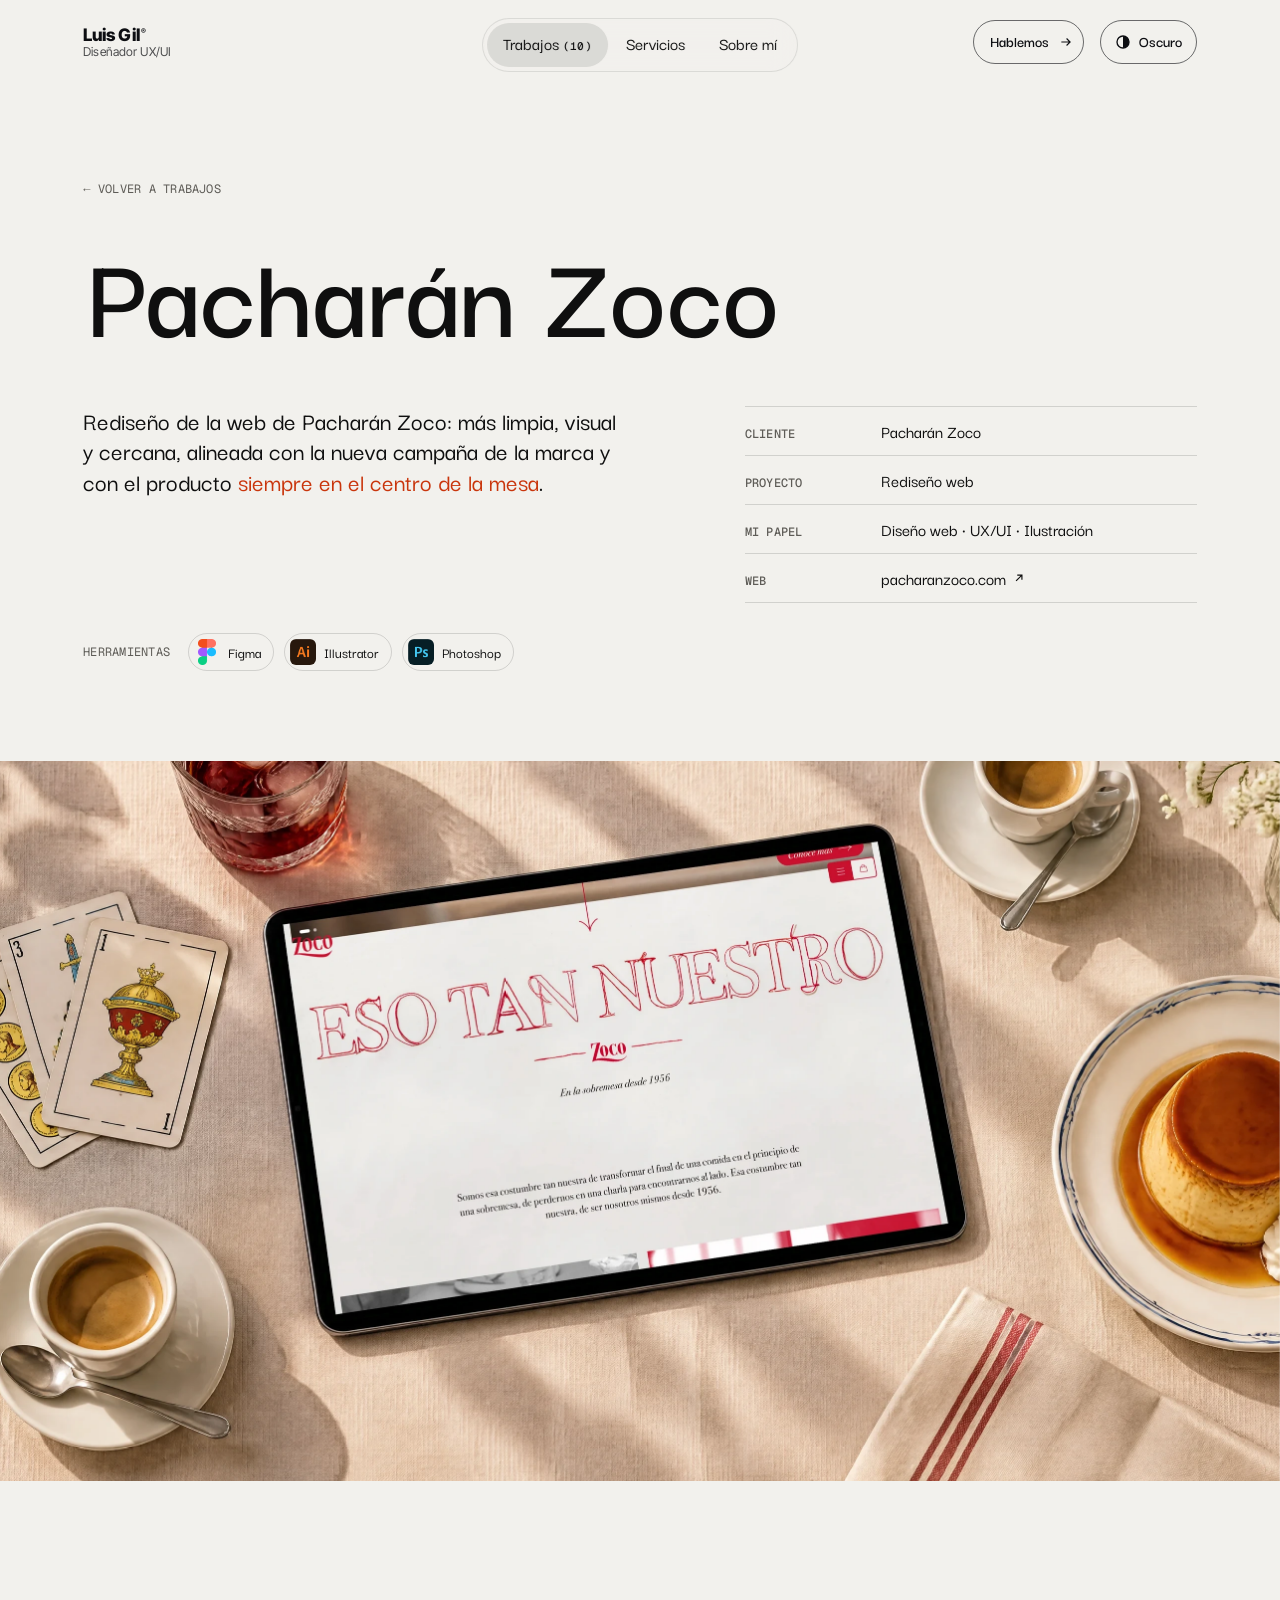
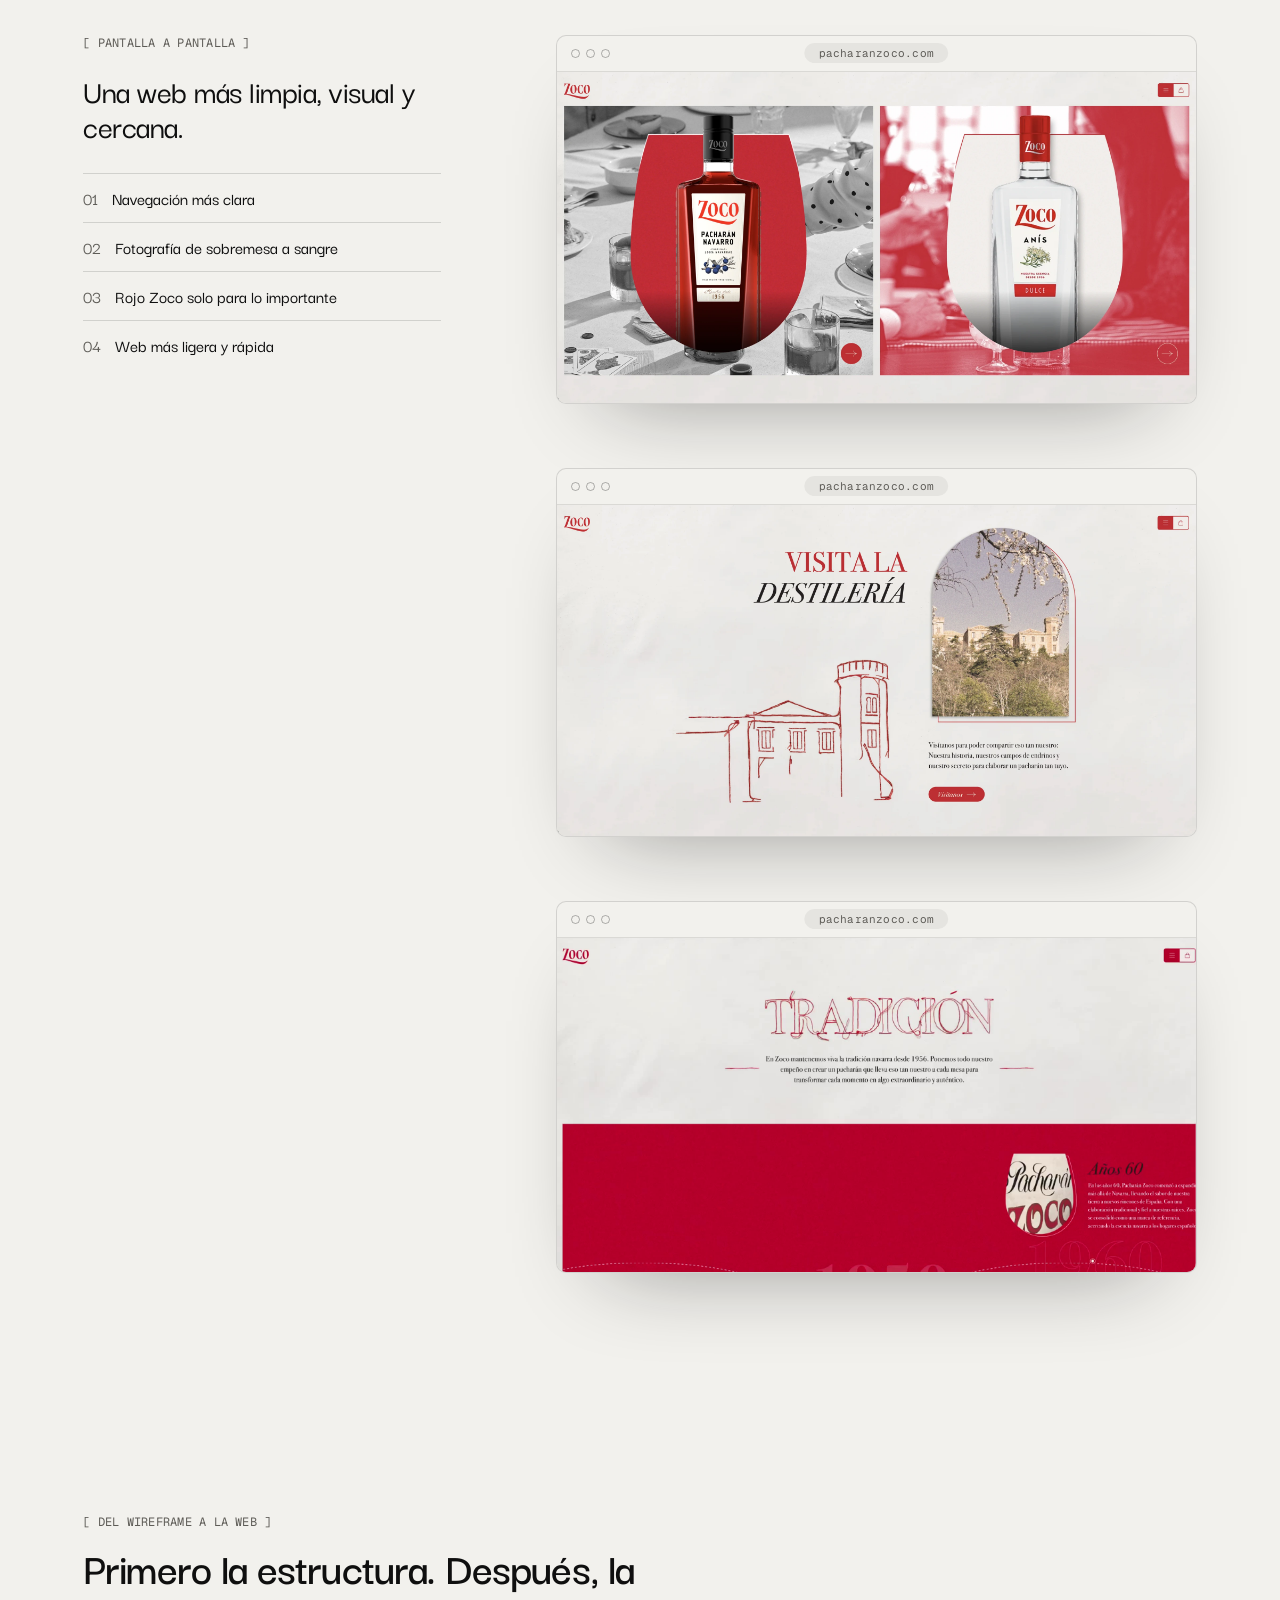
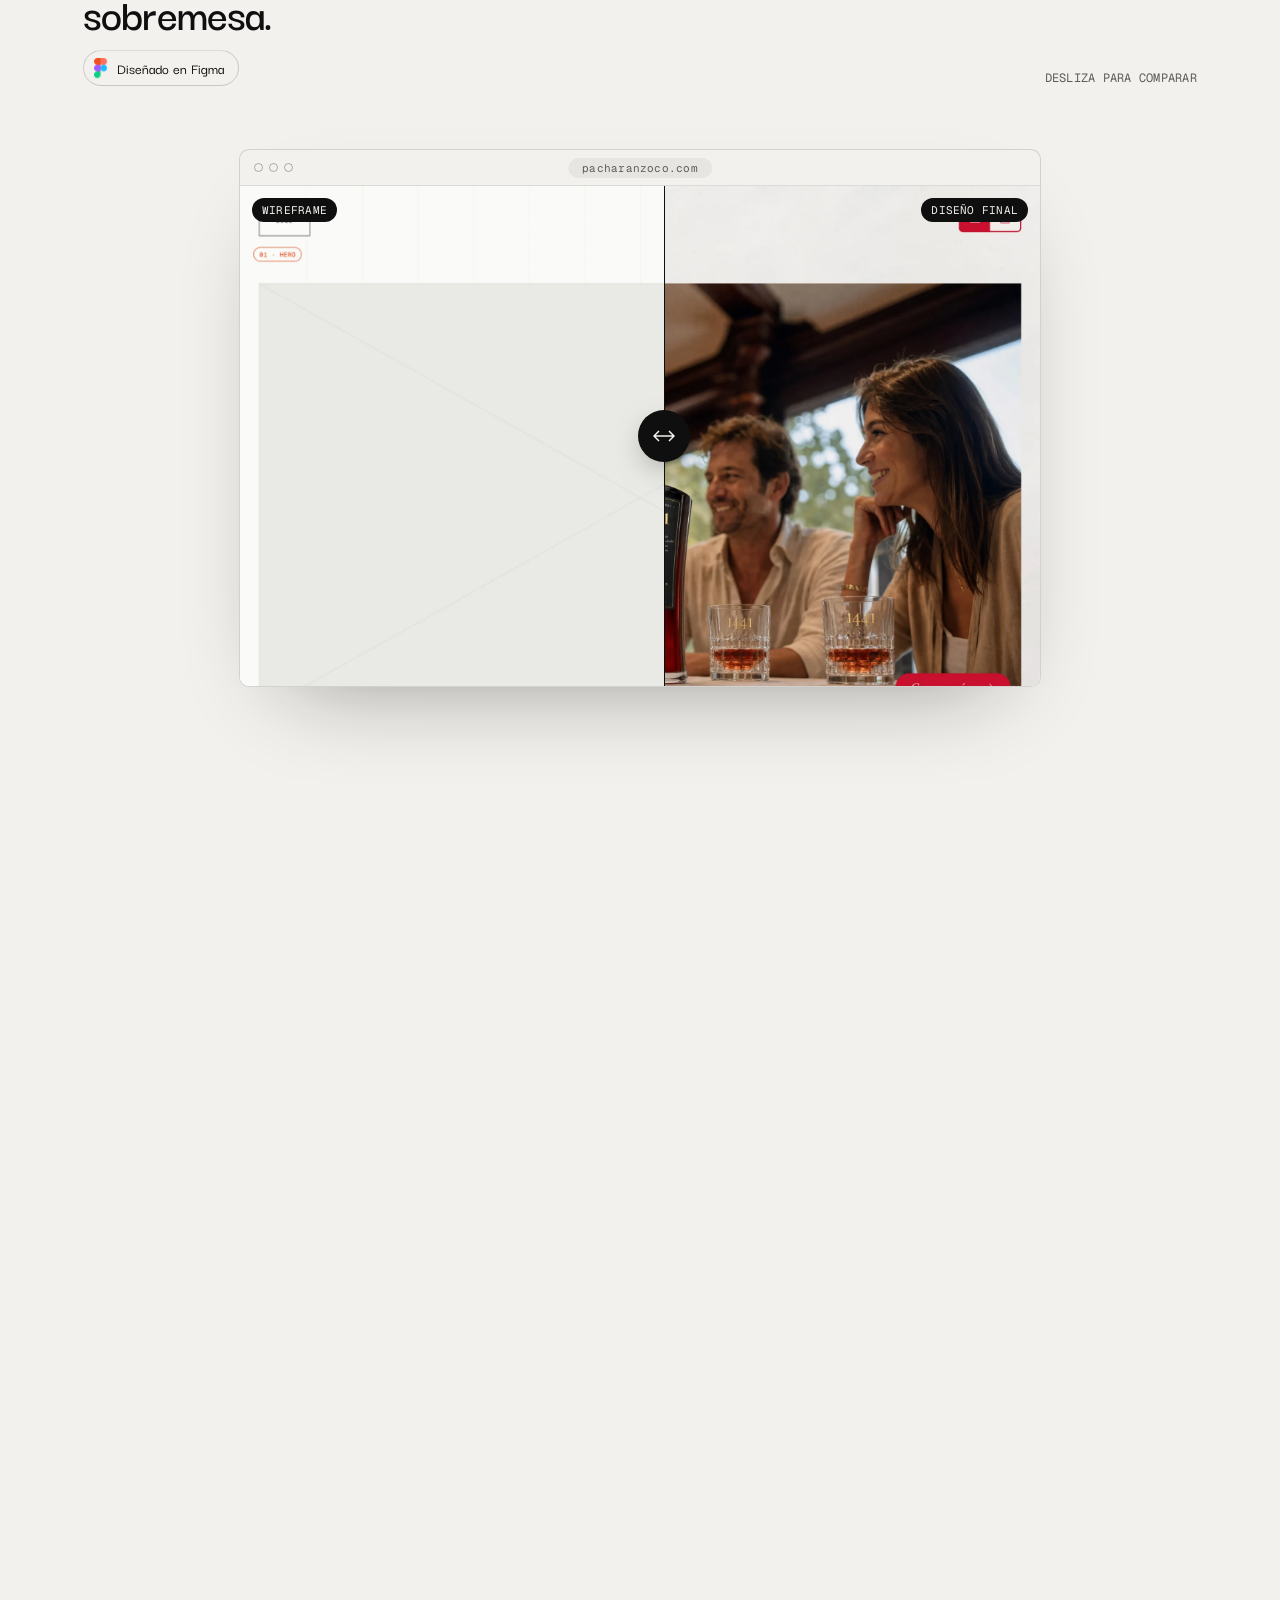
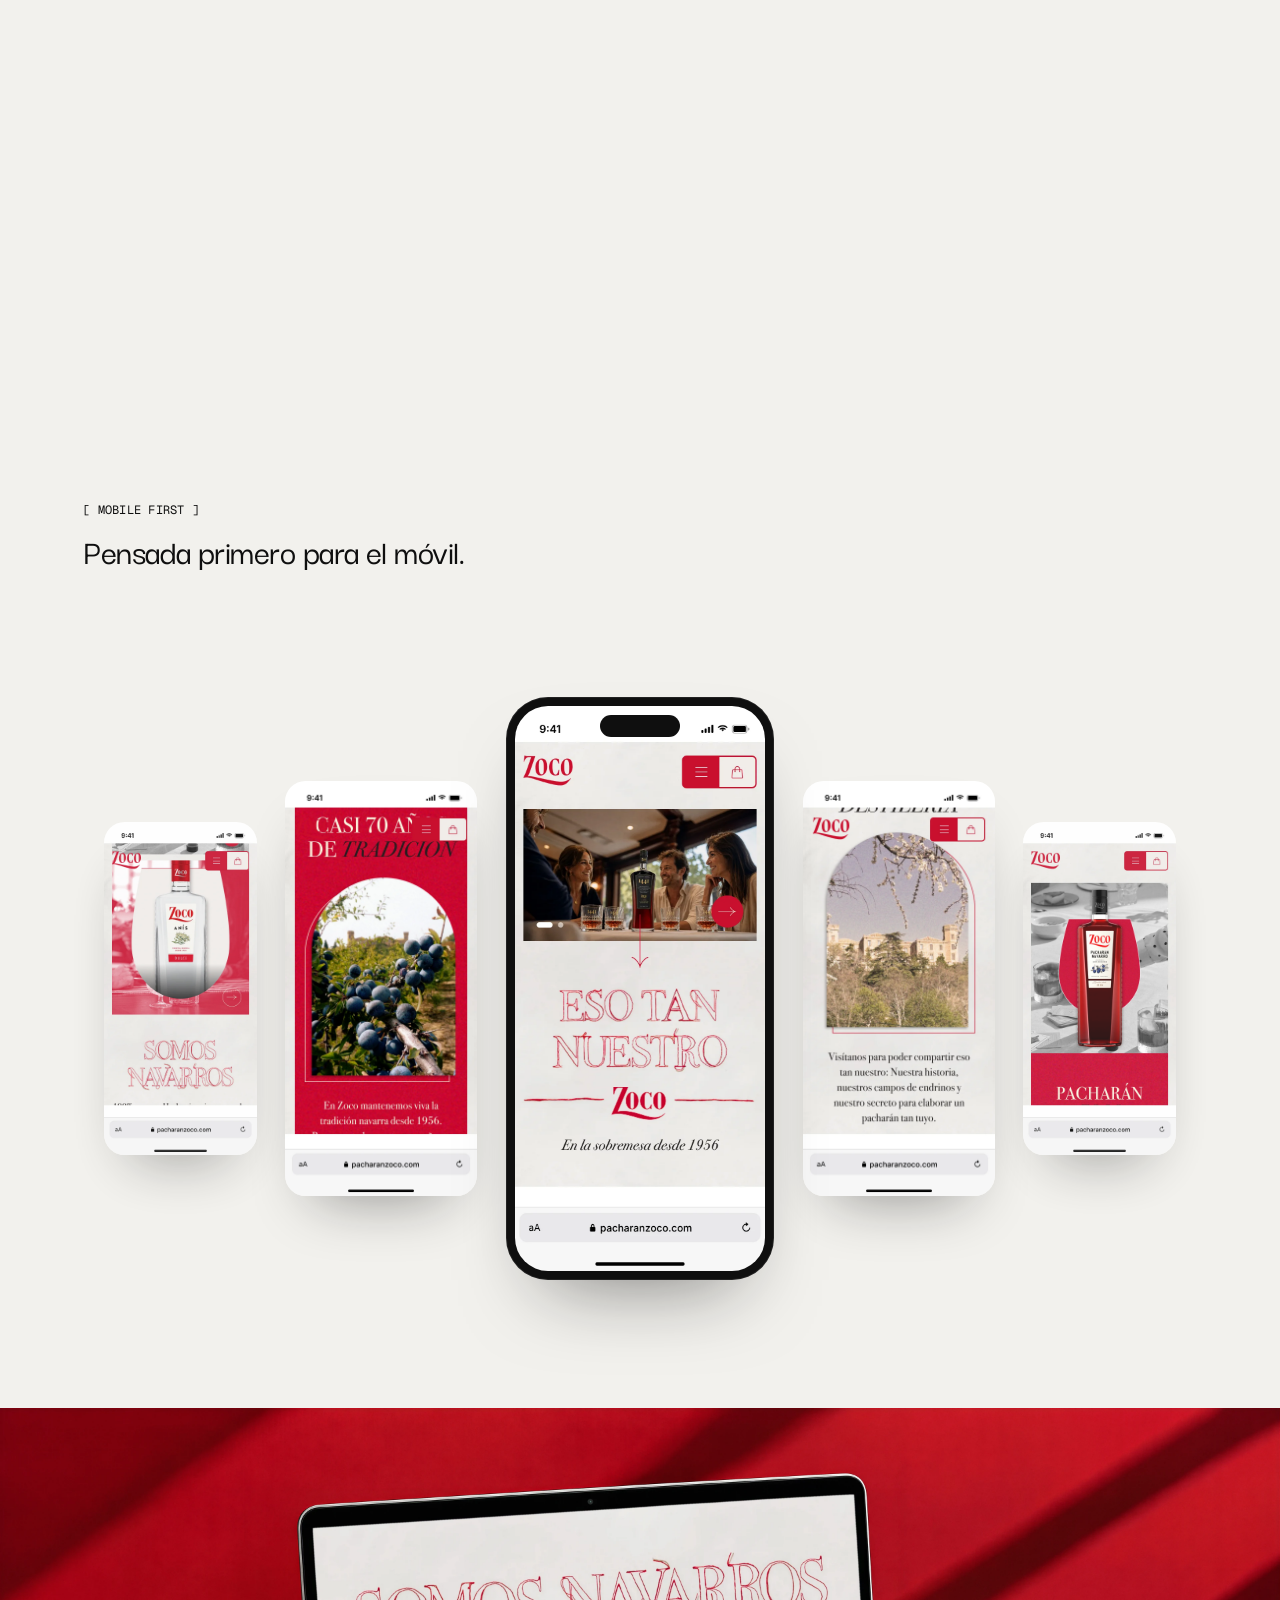
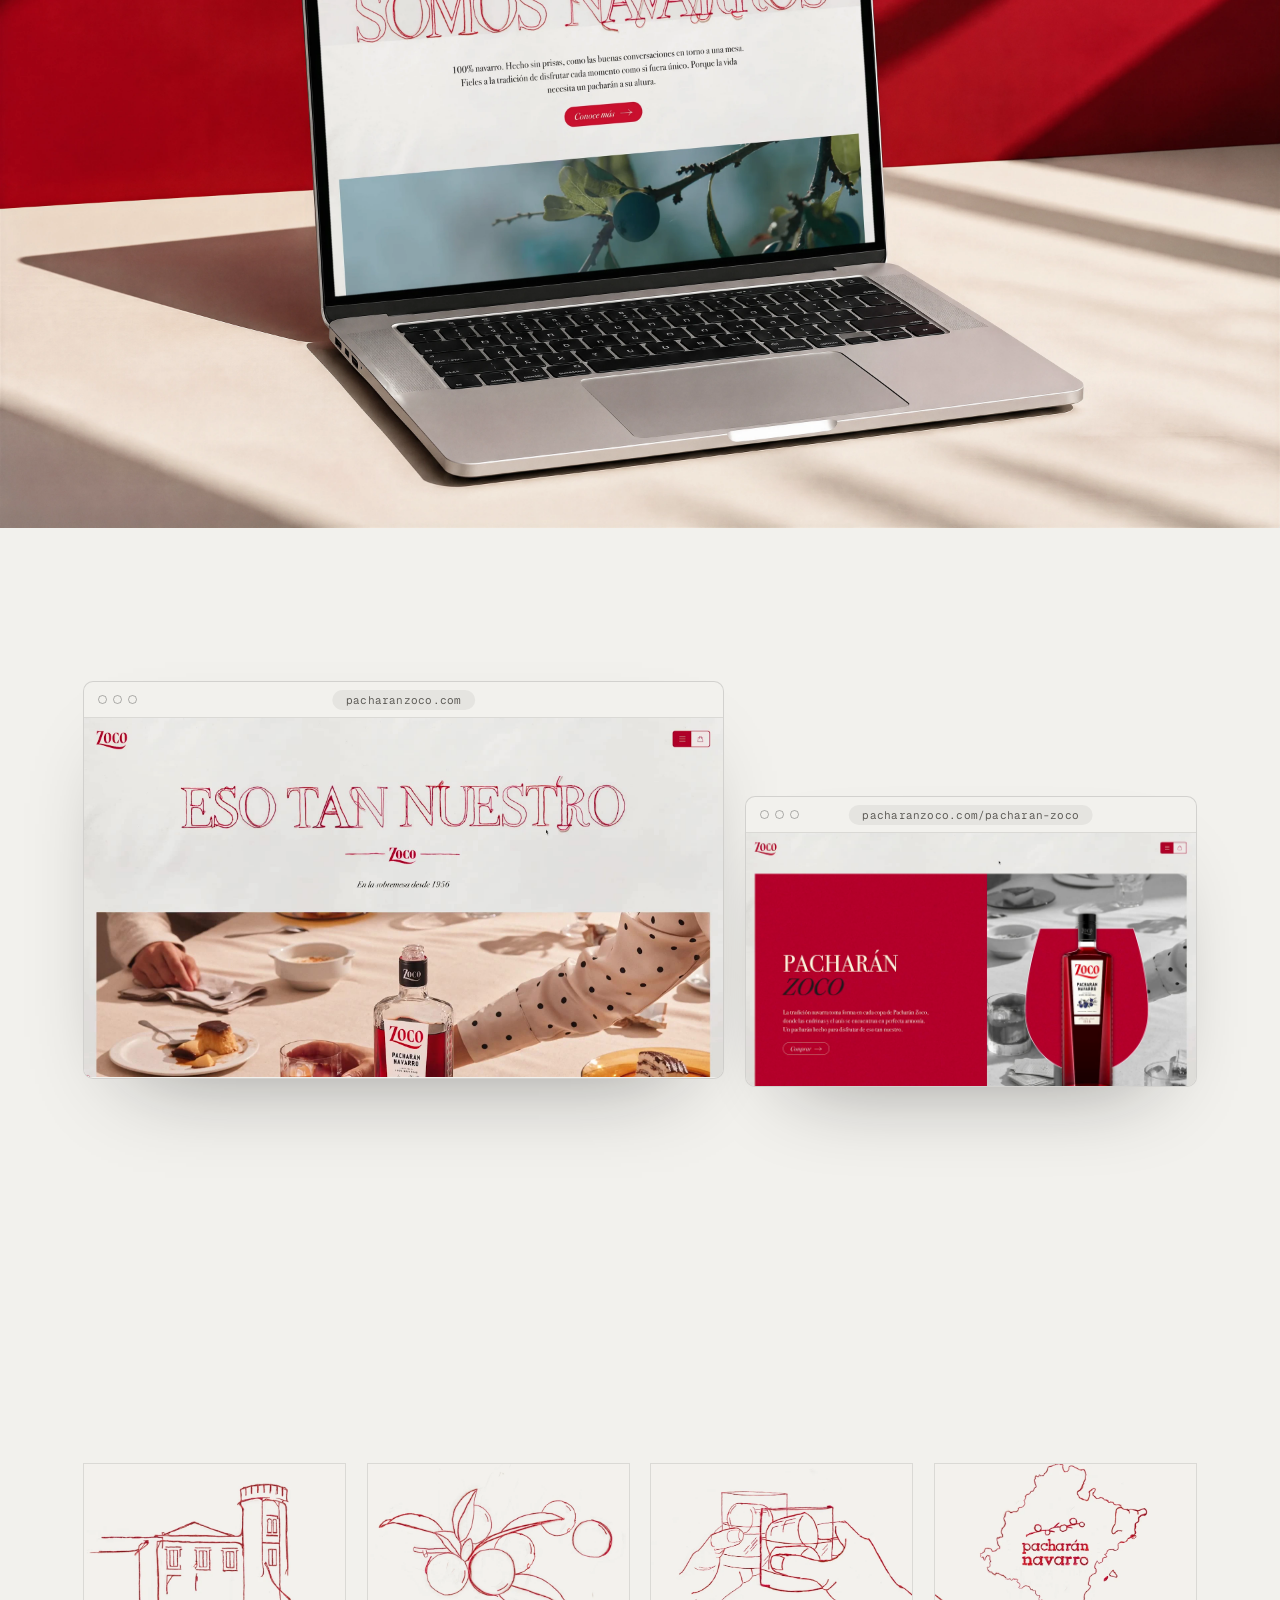
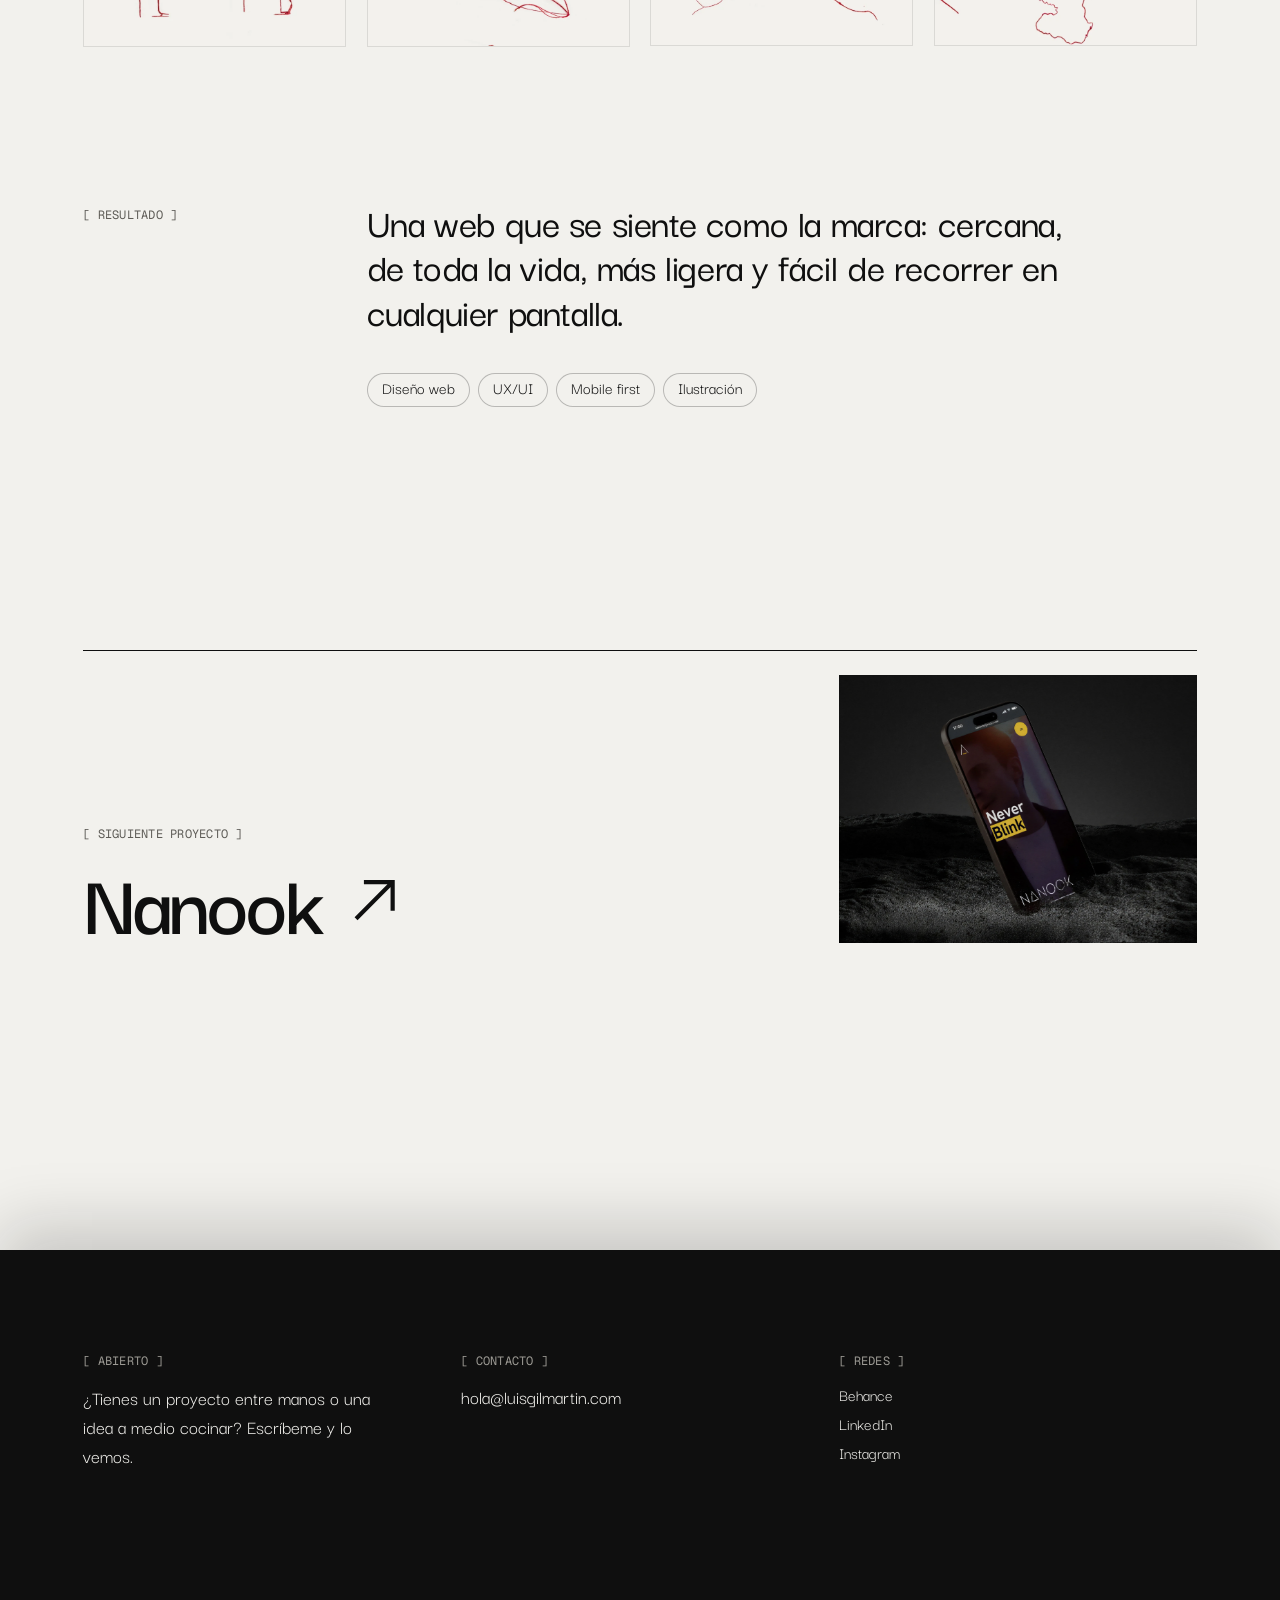
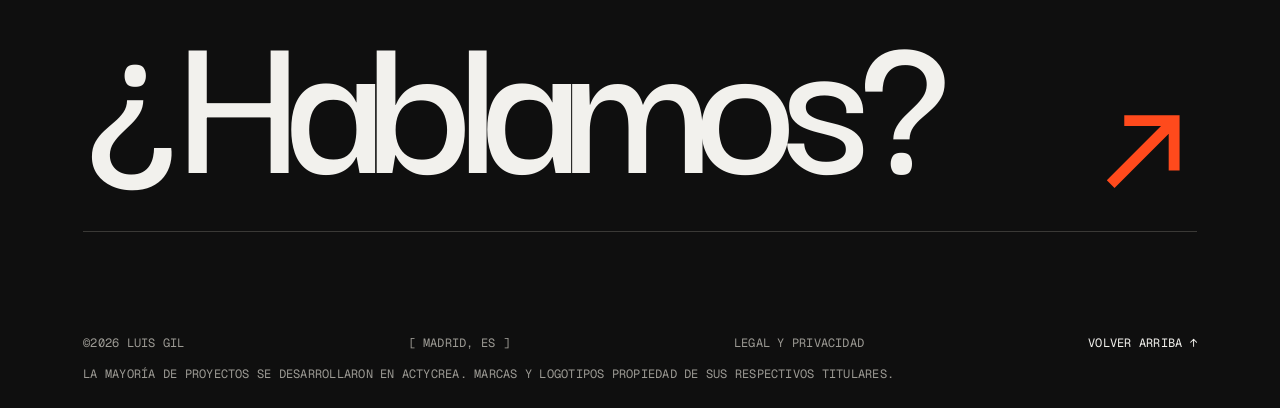
<file: proyecto-zoco.html>
<!doctype html>
<html lang="es">
<head>
<meta charset="utf-8">
<meta name="robots" content="noindex, nofollow"><!-- TEMPORAL: quitar en el lanzamiento -->
<meta name="viewport" content="width=device-width, initial-scale=1, viewport-fit=cover">
<title>Pacharán Zoco · Luis Gil</title>
<meta name="description" content="Portfolio de Luis Gil Martín, diseñador web y UX/UI en Madrid. Diseño web, branding y dirección de arte.">
<link rel="canonical" href="https://luisgilmartin.com/proyecto-zoco.html">
<meta property="og:type" content="website"><meta property="og:locale" content="es_ES">
<meta property="og:title" content="Pacharán Zoco · Luis Gil"><meta property="og:description" content="Portfolio de Luis Gil Martín, diseñador web y UX/UI en Madrid. Diseño web, branding y dirección de arte.">
<meta property="og:url" content="https://luisgilmartin.com/proyecto-zoco.html"><meta property="og:image" content="https://luisgilmartin.com/thumb.jpg">
<meta name="twitter:card" content="summary_large_image">
<link rel="icon" href="favicon.svg" type="image/svg+xml">
<link rel="stylesheet" href="fonts/fonts.css">
<style>
body{margin:0;background:#F2F1ED}
.lg-root{--gm:clamp(20px,6.5vw,128px);--gg:clamp(12px,1.6vw,24px);--accent:#FF4A1C;--bg:#F2F1ED;--fg:#0F0F0F;--muted:#5E5C57;--muted2:#8A8780;--muted-inv:#B9B7B1;--line:rgba(15,15,15,.075);--gline:rgba(15,15,15,.04);--fbg:#0F0F0F;--ffg:#F2F1ED;--fmuted:#9C9A94;--fline:#3A3936;transition:background-color .5s ease,color .5s ease}
.lg-root.lg-dark{--bg:#121211;--fg:#EEEDE9;--muted:#A3A19B;--muted2:#77756F;--muted-inv:#55534E;--line:rgba(238,237,233,.07);--gline:rgba(238,237,233,.035);--fbg:#F2F1ED;--ffg:#0F0F0F;--fmuted:#5E5C57;--fline:#CFCDC7;color-scheme:dark}
body:has(.lg-dark){background:#121211}
.lg-theme{min-height:44px;padding:0 14px;border:1px solid rgba(255,255,255,.6);border-radius:999px;background:transparent;color:#FFFFFF;font:inherit;font-size:16px;font-weight:600;display:inline-flex;align-items:center;gap:8px;cursor:pointer}
.lg-theme{transition:background-color .35s ease,color .35s ease,border-color .35s ease}
.lg-theme:hover{border-color:#FFFFFF;background:#FFFFFF;color:#000000}
.lg-theme:hover svg{transform:rotate(180deg)}
.lg-dark .lg-theme:hover svg{transform:rotate(360deg)}
.lg-theme:focus-visible,.lg-burger:focus-visible{outline:2px solid #FFFFFF;outline-offset:3px}
.lg-theme svg{transition:transform .6s cubic-bezier(.7,0,.2,1)}
.lg-dark .lg-theme svg{transform:rotate(180deg)}
.lg-t-dark{display:none}
.lg-theme .lg-t-light,.lg-theme .lg-t-dark{position:relative;top:-1.25px}
.lg-dark .lg-t-dark{display:inline}
.lg-dark .lg-t-light{display:none}
::view-transition-old(root),::view-transition-new(root){animation:none;mix-blend-mode:normal}
a{color:#0F0F0F;text-decoration:none}a:hover{color:#5E5C57}
.lg-root *{box-sizing:border-box}
.lg-mono{font-family:'Geist Mono',ui-monospace,monospace;font-size:12px;letter-spacing:.02em;text-transform:uppercase}
.lg-link{position:relative;display:inline-block}
.lg-link::after{content:"";position:absolute;left:0;right:0;bottom:-3px;height:1px;background:currentColor;transform:scaleX(0);transform-origin:right;transition:transform .5s cubic-bezier(.2,.8,.2,1)}
.lg-link:hover::after{transform:scaleX(1);transform-origin:left}
.lg-line{display:inline-block;overflow:hidden;vertical-align:bottom;line-height:1;padding:.06em .14em .24em .02em;margin-right:-.12em;margin-bottom:-.22em}
.lg-line > .lg-rise:last-child{letter-spacing:0}
.lg-rise{display:inline-block;transform:translateY(105%);animation:lgRise 1.1s cubic-bezier(.2,.8,.2,1) forwards}
@keyframes lgRise{to{transform:translateY(0)}}
.lg-fade{opacity:0;animation:lgFade 1s ease forwards}
.lg-pic{clip-path:inset(0 50% 0 50%);animation:lgPicIn 1s cubic-bezier(.7,0,.2,1) 2.8s forwards}
@keyframes lgPicIn{to{clip-path:inset(0 0 0 0)}}
.lg-pic-cycle{animation:lgPicCycle 6s steps(1) 3.8s infinite}
@keyframes lgPicCycle{0%{background:#D9D4C7}20%{background:#2A2926}40%{background:#C9CFD0}60%{background:#E3D6CC}80%{background:#BDB9AE}}
@keyframes lgFade{to{opacity:1}}
.lg-curtain{position:fixed;inset:0;z-index:50;pointer-events:none;animation:lgCurtain 1.1s cubic-bezier(.7,0,.2,1) 1.85s forwards}
@keyframes lgCurtain{to{transform:translateY(-100%)}}
.lg-track{display:flex;gap:16px;width:max-content;animation:lgMarquee 38s linear infinite}
@keyframes lgMarquee{to{transform:translateX(calc(-50% - 8px))}}
.lg-card .lg-media{overflow:hidden}
.lg-card .lg-media > div{transition:transform 1s cubic-bezier(.2,.8,.2,1)}
.lg-card:hover .lg-media > div{transform:scale(1.04)}
.lg-card .lg-media{--mx:0%;--my:0%;--py:0%;--s:1.16;--lx:50%;--ly:50%}
.lg-card:hover .lg-media{--s:1.22}
.lg-card .lg-media > div{position:relative}
.lg-card .lg-media img{transform:translate3d(var(--mx),calc(var(--py) + var(--my)),0) scale(var(--s));transition:transform .7s cubic-bezier(.2,.8,.2,1),filter .5s ease;will-change:transform}
.lg-lens{position:absolute;inset:0;pointer-events:none;opacity:0;transition:opacity .4s ease;-webkit-mask-image:radial-gradient(circle clamp(130px,17vw,250px) at var(--lx) var(--ly),#000 55%,transparent 100%);mask-image:radial-gradient(circle clamp(130px,17vw,250px) at var(--lx) var(--ly),#000 55%,transparent 100%)}
@media (hover:hover) and (pointer:fine){.lg-card:hover .lg-lens{opacity:1}.lg-card:hover .lg-media img.lg-base{filter:blur(10px)}}
.lg-card .lg-arrow{transition:transform .5s cubic-bezier(.2,.8,.2,1)}
.lg-card:hover .lg-arrow{transform:translateX(6px) rotate(-45deg)}
.lg-cta .lg-roll{display:inline-block;overflow:hidden;line-height:1;vertical-align:bottom;padding:.04em .08em .04em 0;margin-right:-.15em;letter-spacing:0}
.lg-cta .lg-roll > span{position:relative;display:inline-block;transition:transform .6s cubic-bezier(.7,0,.2,1);transition-delay:calc(var(--i) * 35ms)}
.lg-cta .lg-roll > span::after{content:attr(data-l);position:absolute;left:0;top:calc(100% + .04em)}
.lg-cta:hover .lg-roll > span,.lg-cta:focus-visible .lg-roll > span{transform:translateY(calc(-100% - .04em))}
.lg-cta svg{transition:transform .6s cubic-bezier(.7,0,.2,1)}
.lg-cta:hover svg,.lg-cta:focus-visible svg{transform:rotate(45deg)}
@media (prefers-reduced-motion:reduce){.lg-cta .lg-roll > span,.lg-cta svg{transition:none}}
[hidden]{display:none !important}
.lg-burger{display:none}
/* Mobile first: one phone in the middle, a few screens on the sides */
.zc-mob{display:flex;justify-content:center;align-items:center;gap:clamp(14px,2.2vw,36px);padding:clamp(40px,5vw,80px) var(--gm) clamp(80px,10vw,160px)}
.zc-ms{flex:none;border-radius:clamp(14px,1.6vw,22px);overflow:hidden;box-shadow:0 30px 60px -30px rgba(15,15,15,.45)}
.zc-ms img{display:block;width:100%;height:auto}
.zc-ms-i{width:clamp(120px,15vw,230px)}
.zc-ms-o{width:clamp(100px,12vw,185px);opacity:.9}
.zc-mc{flex:none;width:clamp(190px,21vw,320px)}
.zc-mc .pj-phone{max-width:none}
@media (max-width:860px){.zc-ms-o{display:none}.zc-mob{gap:12px}.zc-ms-i{width:26vw}.zc-mc{width:38vw}}
.lg-wm{display:inline-block;overflow:hidden;vertical-align:bottom;padding:.12em 0 .14em;margin:-.12em 0 -.14em}
.lg-word{display:inline-block;transform:translate3d(0,112%,0);transition:transform .7s cubic-bezier(.16,1,.3,1) var(--d,0s)}
.is-revealed .lg-word{transform:none}
.lg-slot{position:relative;border-radius:6px;overflow:hidden;background:color-mix(in srgb,var(--fg) 7%,var(--bg));background-image:linear-gradient(to right,color-mix(in srgb,var(--fg) 6%,transparent) 1px,transparent 1px),linear-gradient(to bottom,color-mix(in srgb,var(--fg) 6%,transparent) 1px,transparent 1px);background-size:40px 40px}
.lg-slot > img,.lg-slot > video{position:absolute;inset:0;width:100%;height:100%;object-fit:cover;display:block}
.lg-slot-info{position:absolute;left:16px;right:16px;bottom:14px;display:flex;justify-content:space-between;align-items:flex-end;gap:12px;flex-wrap:wrap}
.lg-slot-kind{display:inline-flex;align-items:center;gap:6px;padding:4px 10px;border-radius:999px;border:1px solid color-mix(in srgb,var(--fg) 20%,transparent);background:var(--bg)}
.lg-slot-phone{border-radius:24px}
.lg-menu{animation:lgMenuFade .35s ease both}
@keyframes lgMenuFade{from{opacity:0}}
.lg-menu .lg-mrow,.lg-menu .lg-mfoot{animation:lgMenuIn .8s cubic-bezier(.2,.8,.2,1) both;animation-delay:calc(var(--i) * 70ms + 120ms)}
@keyframes lgMenuIn{from{opacity:0;transform:translateY(28px)}to{opacity:1;transform:none}}
.lg-mrow{display:grid;grid-template-columns:minmax(0,1fr) auto;align-items:center;padding:18px 0;border-bottom:1px solid #3A3936;color:#F2F1ED !important}
.lg-mrow .lg-mlabel{font-size:clamp(38px,11vw,52px);font-weight:500;line-height:1;letter-spacing:-0.01em;position:relative;top:-0.06em}
.lg-mrow[aria-current="page"] .lg-mlabel{color:#FF4A1C}
.lg-mrow svg{transition:transform .5s cubic-bezier(.2,.8,.2,1)}
.lg-mrow:hover svg,.lg-mrow:focus-visible svg{transform:rotate(-45deg)}
.lg-mclose{border-color:rgba(242,241,237,.6) !important;transition:background-color .35s ease,color .35s ease}
.lg-mclose:hover{background:#F2F1ED !important;color:#0F0F0F !important}
@media (prefers-reduced-motion:reduce){.lg-menu,.lg-menu .lg-mrow,.lg-menu .lg-mfoot{animation:none}}
.lg-btn-label{position:relative;top:-1.25px}
.lg-burger{transition:background-color .35s ease,color .35s ease,border-color .35s ease}
.lg-burger:hover{border-color:#FFFFFF !important;background:#FFFFFF !important;color:#000000 !important}
.lg-num{font-family:'Geist Mono',ui-monospace,monospace;font-size:12px;font-weight:400;letter-spacing:.02em;line-height:1.2;text-transform:uppercase;color:var(--accent-text) !important}
.lg-cols{display:grid;grid-template-columns:repeat(12,minmax(0,1fr));column-gap:var(--gg);row-gap:24px}
.lg-cols > *{min-width:0}
.lg-nav-pill .lg-link[aria-current="page"]{background:color-mix(in srgb,var(--fg) 10%,transparent)}
.lg-tag{background:var(--bg);display:inline-flex;align-items:center;min-height:34px;padding:0 14px 4px;border:1px solid color-mix(in srgb,var(--fg) 25%,transparent);border-radius:999px;font-size:17px}
@media (max-width:860px){.lg-cols > *{grid-column:1 / -1 !important}}
.lg-nav-pill{position:fixed;top:18px;left:50%;transform:translateX(-50%);z-index:21;background:color-mix(in srgb,var(--bg) 80%,transparent);-webkit-backdrop-filter:blur(14px);backdrop-filter:blur(14px);border:1px solid color-mix(in srgb,var(--fg) 10%,transparent);border-radius:999px;padding:4px}
.lg-nav-pill .lg-link{color:var(--fg) !important;padding:7px 16px 9px;line-height:1.2;border-radius:999px;transition:background-color .3s ease}
.lg-nav-pill .lg-link:hover{background:color-mix(in srgb,var(--fg) 8%,transparent)}
.lg-nav-pill .lg-link::after{left:16px;right:16px;bottom:7px}
@media (max-width:560px){
.lg-name{grid-template-columns:minmax(0,1fr) !important;font-size:min(calc((100vw - 2 * var(--gm)) / 1.42),260px) !important;row-gap:0;--lg-gap-b:-.23em}
.lg-name > .lg-line{justify-self:center !important;padding:.06em .07em .02em !important;margin:0 !important}
.lg-name > .lg-line:first-of-type{margin-bottom:var(--lg-gap-a,0) !important}
.lg-name > .lg-line:last-of-type{margin-top:var(--lg-gap-b,0) !important}
.lg-name > .lg-pic{width:100% !important;height:auto !important;aspect-ratio:1.85;align-self:auto !important;border-radius:8px !important}
}
.lg-pw{display:inline-block;white-space:nowrap}
.lg-pl{display:inline-block;font-weight:500}
.lg-cursor{position:fixed;left:0;top:0;width:14px;height:14px;margin:-7px 0 0 -7px;border-radius:50%;background:#FF4A1C;pointer-events:none;z-index:60;opacity:0;transition:width .35s cubic-bezier(.2,.8,.2,1),height .35s cubic-bezier(.2,.8,.2,1),margin .35s cubic-bezier(.2,.8,.2,1),opacity .3s ease;will-change:transform}
.lg-cursor.is-on{opacity:1}
.lg-cursor.is-hover{width:56px;height:56px;margin:-28px 0 0 -28px;opacity:.85}
@media (hover:hover) and (pointer:fine){.lg-root,.lg-root a,.lg-root button{cursor:none}}
@media (hover:none),(pointer:coarse){.lg-cursor{display:none}}
html,body{overflow-x:clip}
.lg-grid{position:fixed;inset:0;z-index:0;pointer-events:none;display:grid;grid-template-columns:repeat(12,minmax(0,1fr));column-gap:var(--gg);padding-left:var(--gm);padding-right:var(--gm)}
.lg-grid > span{border-left:1px solid var(--gline,var(--line));border-right:1px solid var(--gline,var(--line));transform-origin:top;transform:scaleY(0);animation:lgGridIn 1.4s cubic-bezier(.7,0,.2,1) forwards}
.lg-main{position:sticky;z-index:1}
.lg-root > footer{position:relative;z-index:2;box-shadow:0 -24px 60px rgba(15,15,15,.18)}
.lg-shade{position:absolute;inset:0;background:#0F0F0F;opacity:0;pointer-events:none;z-index:5}
@keyframes lgGridIn{to{transform:scaleY(1)}}
@media (max-width:860px){.lg-grid{grid-template-columns:repeat(4,minmax(0,1fr))}.lg-grid > span:nth-child(n+5){display:none}}
@media (max-width:860px){
.lg-nav{display:none !important}
.lg-burger{display:inline-flex}
.lg-works{grid-template-columns:minmax(0,1fr) !important}
.lg-works > a{margin-top:0 !important}
.lg-svcs{grid-template-columns:minmax(0,1fr) !important}
.lg-split{flex-direction:column !important;align-items:flex-start !important}
}
@media (prefers-reduced-motion:reduce){
.lg-rise{animation:none;transform:none}
.lg-pic{animation:none;clip-path:none}
.lg-pic-cycle{animation:none}
.lg-fade{animation:none;opacity:1}
.lg-curtain{display:none}
.lg-grid > span{animation:none;transform:none}
.lg-track{animation:none}
}
/* Scroll reveal ( added by JS only, so content stays visible without it ) */
.lg-rv{opacity:0;transform:translate3d(0,48px,0);transition:opacity .6s ease var(--rd,0s),transform .8s cubic-bezier(.16,1,.3,1) var(--rd,0s) !important}
.lg-rv.is-in{opacity:1;transform:none}
.lg-rv-media{clip-path:inset(100% 0 0 0);transition:clip-path .7s cubic-bezier(.7,0,.2,1) var(--rd,0s) !important}
.lg-rv-media img{scale:1.22;backface-visibility:hidden;transition:scale .95s cubic-bezier(.16,1,.3,1) var(--rd,0s) !important}
.lg-rv-media.is-in{clip-path:inset(0 0 0 0)}
.lg-rv-media.is-in img{scale:1}
.lg-card .lg-rv-media{clip-path:none !important;opacity:0;transition:opacity .7s ease var(--rd,0s) !important}
.lg-card .lg-rv-media img{scale:1 !important}
.lg-card .lg-rv-media.is-in{opacity:1}
.lg-card .lg-media{background:var(--bg)}
/* Main buttons */
.lg-btn{position:relative;isolation:isolate;overflow:hidden;display:inline-flex !important;align-items:center;gap:14px !important;min-height:52px !important;padding:0 6px 0 22px;border:1px solid var(--fg);border-radius:999px;color:var(--fg) !important;font-size:18px !important;font-weight:600 !important;line-height:1;transition:color .45s cubic-bezier(.7,0,.2,1),border-color .45s ease}
.lg-btn::before{content:"";position:absolute;z-index:-1;right:6px;top:50%;width:40px;height:40px;margin-top:-20px;border-radius:50%;background:var(--fg);transform:scale(1);transition:transform .7s cubic-bezier(.7,0,.2,1)}
.lg-btn > .lg-btn-t{position:relative;top:-1px}
.lg-btn .lg-mono{color:inherit;opacity:.6;margin-left:-8px}
.lg-btn-ic{display:inline-flex;align-items:center;justify-content:center;flex:none;width:40px;height:40px;border-radius:50%;background:var(--fg);color:var(--bg);overflow:hidden;transition:background-color .45s ease,color .45s ease,transform .6s cubic-bezier(.7,0,.2,1)}
.lg-btn-ic svg{width:15px;height:15px}
.lg-btn:hover,.lg-btn:focus-visible{color:var(--bg) !important;transition:color .3s ease .2s,border-color .45s ease}
.lg-btn:hover::before,.lg-btn:focus-visible::before{transform:scale(16)}
.lg-btn:hover .lg-btn-ic,.lg-btn:focus-visible .lg-btn-ic{transform:rotate(-45deg)}
.lg-btn:focus-visible{outline:2px solid var(--accent);outline-offset:3px}
@keyframes lgArrowLoop{0%{transform:none}49%{transform:translateX(160%)}50%{transform:translateX(-160%)}100%{transform:none}}
.lg-hbtn{min-height:44px;padding:0 10px 0 16px;border:1px solid rgba(255,255,255,.6);border-radius:999px;color:#FFFFFF;font-size:16px !important;font-weight:600 !important;display:inline-flex;align-items:center;gap:10px !important;transition:background-color .35s ease,color .35s ease,border-color .35s ease}
.lg-hbtn > span{position:relative;top:-1.25px}
.lg-hbtn svg{transition:transform .5s cubic-bezier(.2,.8,.2,1)}
.lg-hbtn:hover,.lg-hbtn:focus-visible{background:#FFFFFF;border-color:#FFFFFF;color:#000000 !important}
.lg-hbtn:hover svg,.lg-hbtn:focus-visible svg{transform:rotate(-45deg)}
.lg-hbtn:focus-visible{outline:2px solid #FFFFFF;outline-offset:3px}
@media (prefers-reduced-motion:reduce){.lg-btn::before,.lg-btn,.lg-btn-ic,.lg-hbtn,.lg-hbtn svg{transition:none}.lg-btn:hover .lg-btn-ic{transform:none}}
/* Design review fixes: dark-mode links, readable accent text, touch targets, small text */
.lg-root{--accent-text:#C9350C}
.lg-root.lg-dark{--accent-text:#FF4A1C}
.lg-root a{color:var(--fg)}
.lg-root a:hover{color:var(--muted)}
.lg-main a.lg-link,.lg-root footer a.lg-link{padding-block:12px;margin-block:-12px}
.lg-main a.lg-link::after,.lg-root footer a.lg-link::after{bottom:9px}
.lg-nav-pill a.lg-link{padding:10px 16px 12px}
.lg-nav-pill a.lg-link::after{bottom:10px}
.lg-root > header > a:first-child{padding-block:5px;margin-block:-5px}
.lg-slot-info .lg-mono{color:var(--fg) !important}
.lg-track > div:has(> img)::after{content:"";position:absolute;inset:auto 0 0;height:60%;background:linear-gradient(to top,rgba(0,0,0,.55),rgba(0,0,0,0));pointer-events:none}
.lg-track > div > img + .lg-mono{z-index:1}
.lg-main a.lg-link.lg-mono,.lg-root footer .lg-mono a.lg-link{padding-block:14px;margin-block:-14px}
.lg-main a.lg-link.lg-mono::after,.lg-root footer .lg-mono a.lg-link::after{bottom:11px}
/* Case studies: device mockups and media */
.pj-media{position:relative;overflow:hidden;background:color-mix(in srgb,var(--fg) 5%,var(--bg))}
.pj-media > img,.pj-media > video{display:block;width:100%;height:100%;object-fit:cover}
.pj-band{background:color-mix(in srgb,var(--fg) 4%,var(--bg))}
.pj-browser{border:1px solid color-mix(in srgb,var(--fg) 14%,transparent);border-radius:10px;overflow:hidden;background:var(--bg);box-shadow:0 40px 90px -50px rgba(15,15,15,.45)}
.pj-bar{height:36px;display:flex;align-items:center;gap:6px;padding:0 14px;border-bottom:1px solid color-mix(in srgb,var(--fg) 10%,transparent);position:relative}
.pj-bar i{width:9px;height:9px;border-radius:50%;border:1px solid color-mix(in srgb,var(--fg) 30%,transparent)}
.pj-bar span{position:absolute;left:50%;transform:translateX(-50%);font-family:'Geist Mono',ui-monospace,monospace;font-size:11px;letter-spacing:.02em;color:var(--muted);padding:3px 14px;border-radius:999px;background:color-mix(in srgb,var(--fg) 5%,transparent);white-space:nowrap}
.pj-view{position:relative;overflow:hidden;container-type:size;background:#0F0F0F}
.pj-view > video,.pj-view > img{display:block;width:100%;height:100%;object-fit:cover;object-position:top}
.pj-scroll > img{height:auto !important;object-fit:initial !important;animation:pjScroll var(--dur,30s) cubic-bezier(.45,0,.55,1) infinite alternate}
.pj-scroll:hover > img{animation-play-state:paused}
@keyframes pjScroll{0%,5%{translate:0 0}95%,100%{translate:0 calc(-100% + 100cqh)}}
.pj-phone{position:relative;width:100%;max-width:calc((100svh - 160px) * .4615);margin-inline:auto;aspect-ratio:9 / 19.5;border-radius:42px;padding:9px;background:#0F0F0F;box-shadow:0 40px 80px -40px rgba(15,15,15,.55),inset 0 0 0 1px rgba(255,255,255,.08)}
.pj-phone::after{content:"";position:absolute;top:18px;left:50%;width:30%;height:22px;margin-left:-15%;border-radius:999px;background:#0F0F0F;z-index:2}
.pj-screen{width:100%;height:100%;border-radius:33px;overflow:hidden;background:#000}
.pj-screen video,.pj-screen img{display:block;width:100%;height:100%;object-fit:cover;object-position:top}
.pj-cap{display:block;margin-top:14px;color:var(--muted)}
.pj-quote{margin:0;font-size:clamp(28px,3.6vw,56px);line-height:1.02;letter-spacing:-0.015em;font-weight:500}
@media (prefers-reduced-motion:reduce){.pj-scroll > img{animation:none}}
/* MMG: scroll-driven mockups, wireframe viewer and brand kit */
.fx-in{opacity:0;transform:translateY(28px);transition:opacity .6s ease var(--fd,0s),transform .8s cubic-bezier(.16,1,.3,1) var(--fd,0s)}
.fx-in.is-on{opacity:1;transform:none}
@media (prefers-reduced-motion:reduce){.fx-in{opacity:1;transform:none;transition:none}}
.fr{position:relative;overflow:hidden}
.fr-dark{}
.fr-dark .lg-mono{color:var(--muted)}
.fr-img img{display:block;width:100%;height:auto}
.fr-head{display:flex;flex-direction:column;align-items:flex-start;gap:14px;padding:0 var(--gm);margin-bottom:clamp(40px,5vw,80px)}
.fr-head p{margin:0;font-size:clamp(26px,2.8vw,44px);line-height:1.05;letter-spacing:-0.015em;font-weight:500}
.fr-exp{height:min(86svh,52vw);min-height:460px;margin:clamp(80px,10vw,160px) 0}
.fr-exp .ex-ph{position:absolute;left:50%;top:50%;width:min(17vw,calc((min(86svh,52vw) - 60px) * .4615));translate:-50% -50%;z-index:3}
.fr-exp .ex-c{position:absolute;margin:0;border-radius:6px;overflow:hidden;box-shadow:0 30px 60px -30px rgba(15,15,15,.35),0 0 0 1px rgba(15,15,15,.06);translate:0 calc((.5 - var(--p,0)) * var(--d,60px))}
.fr-exp .ex-c img{display:block;width:100%;height:auto}
.fr-mos{padding:clamp(72px,9vw,140px) 0;display:flex;flex-direction:column;gap:12px}
.mos-row{display:flex;gap:12px;width:max-content;animation:mosA var(--t,70s) linear infinite alternate}
.mos-row.is-b{animation-name:mosB}
.mos-row img{display:block;height:clamp(110px,13vw,210px);width:auto;border-radius:4px}
@keyframes mosA{from{translate:0 0}to{translate:calc(-100% + 100vw) 0}}
@keyframes mosB{from{translate:calc(-100% + 100vw) 0}to{translate:0 0}}
.fr-phones{padding:clamp(80px,10vw,160px) 0}
.ph-grid .pj-phone{max-width:none;border-radius:clamp(20px,2.6vw,38px);padding:clamp(4px,.5vw,7px)}
.ph-grid .pj-screen{border-radius:clamp(16px,2.1vw,31px)}
.ph-grid .pj-phone::after{top:clamp(8px,1vw,14px);height:clamp(9px,1.2vw,16px)}
.ph-grid{display:grid;grid-template-columns:repeat(5,1fr);gap:clamp(56px,6vw,100px) clamp(12px,2vw,28px);align-items:start;padding:0 var(--gm);max-width:1240px;margin:0 auto}
.mb{border-radius:clamp(10px,1.2vw,16px);overflow:hidden;background:#fff;box-shadow:0 30px 60px -30px rgba(0,0,0,.8),0 0 0 1px rgba(255,255,255,.08)}
.mb-bar{display:flex;justify-content:center;align-items:center;height:clamp(22px,2.2vw,32px);background:#F4F4F2;border-bottom:1px solid rgba(15,15,15,.08)}
.mb-bar span{font-family:'Geist Mono',ui-monospace,monospace;font-size:clamp(7px,.65vw,10px);color:#77756F;padding:2px 10px;border-radius:999px;background:rgba(15,15,15,.06);white-space:nowrap}
.mb img{display:block;width:100% !important;height:auto !important;object-fit:initial !important;transform:none !important}
.ph-grid > div:nth-child(even){translate:0 calc((.5 - var(--p,0)) * 80px)}
@media (max-width:860px){.ph-grid{grid-template-columns:repeat(3,1fr)}.ph-grid > div:nth-child(n+7){display:none}.fr-exp{height:auto;min-height:0;padding:72px 0}.fr-exp .ex-c{display:none}.fr-exp .ex-ph{position:relative;left:auto;top:auto;translate:none;width:60%;margin:0 auto}}
@media (prefers-reduced-motion:reduce){.mos-row{animation:none}.fr-exp .ex-c,.ph-grid > div{translate:none !important}}
.mg-meta{display:flex;flex-direction:column}
.mg-heroimg{margin:clamp(56px,7vw,110px) calc(var(--gm) * -1) 0;width:auto;overflow:hidden}
.mg-heroimg img{display:block;width:100%;height:min(56.25vw,100svh);object-fit:cover}
.mg-heroimg{height:min(56.25vw,100svh)}
.mg-heroimg{position:relative}
.mg-heroimg img{height:112% !important;position:relative;top:-6%;will-change:transform;transform:translate3d(0,0,0)}
@media (prefers-reduced-motion:reduce){.mg-heroimg img{height:100% !important;top:0}}
.mg-meta-row{display:grid;grid-template-columns:120px 1fr;gap:16px;align-items:baseline;padding:12px 0;border-top:1px solid color-mix(in srgb,var(--fg) 14%,transparent);font-size:18px;font-weight:500}
.mg-meta-row:last-child{border-bottom:1px solid color-mix(in srgb,var(--fg) 14%,transparent)}
.mg-laptop{position:relative;width:min(100%,calc((100svh - 150px) * 1.5));margin:clamp(56px,7vw,110px) auto 0}
.mg-lid{position:relative;padding:2.1% 2.1% 2.8%;border-radius:22px 22px 0 0;background:#0F0F0F;box-shadow:inset 0 0 0 1px rgba(255,255,255,.08)}
.mg-lid::before{content:"";position:absolute;top:.9%;left:50%;width:6px;height:6px;margin-left:-3px;border-radius:50%;background:#2a2a2a}
.mg-lcd{position:relative;aspect-ratio:16 / 10;overflow:hidden;border-radius:4px;background:#fff}
.mg-base{position:relative;width:114%;margin-left:-7%;height:clamp(12px,1.6vw,22px);border-radius:2px 2px 18px 18px / 2px 2px 100% 100%;background:linear-gradient(180deg,#E4E3DF 0%,#C9C8C3 55%,#9E9D98 100%);box-shadow:0 30px 60px -30px rgba(15,15,15,.45)}
.mg-base::before{content:"";position:absolute;top:0;left:50%;width:16%;height:45%;margin-left:-8%;border-radius:0 0 10px 10px;background:linear-gradient(180deg,#B9B8B3,#D6D5D0)}
.mg-tile{position:relative;flex:1;overflow:hidden;border:1px solid color-mix(in srgb,var(--fg) 10%,transparent);background:#fff}
.mg-tile video{display:block;width:100%;height:100%;object-fit:cover}
.mg-tile img{display:block;width:100%;height:100%;object-fit:cover;object-position:top}
@media (max-width:860px){.mg-meta-row{grid-template-columns:96px 1fr;font-size:17px}.mg-lid{border-radius:12px 12px 0 0}}
.mg-xp{padding:0}
.mg-xp-box{position:relative;height:min(100svh,56.25vw);width:100%;overflow:hidden;clip-path:inset(calc((1 - var(--p,0)) * 7%) calc((1 - var(--p,0)) * var(--gm)));background:#0b1230}
.mg-xp-box video{display:block;width:100%;height:100%;object-fit:cover;scale:calc(1.12 - var(--p,0) * .12)}
.mg-xp-cap{position:absolute;left:var(--gm);bottom:clamp(20px,3vw,40px);color:#fff;opacity:calc(var(--p,0) * 1.4 - .4)}
.mg-stage{position:relative;overflow:hidden;min-height:min(100svh,62vw);display:flex;flex-direction:column;justify-content:center;padding:clamp(40px,7svh,96px) var(--gm);}
.mg-stage .pj-browser{position:relative;width:100%;max-width:calc((100svh - 2 * clamp(40px,7svh,96px) - 90px) * 1.6) !important;transform:perspective(1800px) rotateX(calc((1 - var(--p,0)) * 16deg)) translateY(calc((1 - var(--p,0)) * 60px)) scale(calc(.9 + var(--p,0) * .1));transform-origin:50% 100%;}
.mg-stage-cap{position:relative;width:100%;max-width:calc((100svh - 2 * clamp(40px,7svh,96px) - 90px) * 1.6);margin-inline:auto;display:flex;justify-content:space-between;gap:16px;margin-top:18px;color:var(--muted)}
.mg-wf{position:relative;height:260vh;margin-bottom:clamp(120px,14vw,220px)}
.mg-wf-pin{position:sticky;top:0;height:100vh;height:100svh;display:flex;flex-direction:column;justify-content:center;gap:18px;padding:112px var(--gm) 28px}
.mg-wf-head{margin-bottom:clamp(20px,5svh,56px)}
.mg-wf-head{display:flex;justify-content:space-between;align-items:end;gap:24px;flex-wrap:wrap}
.mg-wf-head h2{margin:0;font-size:clamp(30px,3.6vw,56px);line-height:1;letter-spacing:-0.02em;font-weight:600;max-width:15em}
.mg-wf .pj-browser{flex:none;width:min(100%,calc((100svh - 300px - clamp(20px,5svh,56px)) * 1.6 + 2px));margin:0 auto}
.mg-wf-view{position:relative;aspect-ratio:16 / 10;overflow:hidden;container-type:size;cursor:none;touch-action:pan-y;background:#F4F4F1}
.mg-wf-page{position:absolute;left:0;top:0;width:100%;translate:0 calc(var(--sp,0) * (-100% + 100cqh))}
.mg-wf-page img{display:block;width:100%;height:auto}
.mg-wf-lens{position:absolute;inset:0;clip-path:circle(var(--r,0px) at var(--x,50%) var(--y,50%))}
.mg-wf-ring{position:absolute;left:0;top:0;width:calc(var(--r,0px) * 2);height:calc(var(--r,0px) * 2);margin:calc(var(--r,0px) * -1) 0 0 calc(var(--r,0px) * -1);border-radius:50%;border:1px solid #fff;box-shadow:0 0 0 1px rgba(15,15,15,.18),0 20px 50px -10px rgba(15,15,15,.35);transform:translate(var(--x,50%),var(--y,50%));pointer-events:none}
.mg-wf-ring span{position:absolute;left:50%;top:100%;margin-top:10px;transform:translateX(-50%);white-space:nowrap;font-family:'Geist Mono',ui-monospace,monospace;font-size:11px;letter-spacing:.02em;text-transform:uppercase;color:#fff;background:#0F0F0F;padding:5px 10px;border-radius:999px}
.mg-wf-tag{position:absolute;top:12px;left:12px;font-family:'Geist Mono',ui-monospace,monospace;font-size:11px;text-transform:uppercase;letter-spacing:.02em;padding:5px 10px;border-radius:999px;background:#0F0F0F;color:#F2F1ED;pointer-events:none}
.mg-wf-view.is-open .mg-wf-tag,.mg-wf-view.is-open .mg-wf-ring{opacity:0}.mg-wf-tag,.mg-wf-ring{transition:opacity .3s}
.mg-wf-foot{display:flex;justify-content:center;gap:16px;flex-wrap:wrap;color:var(--muted)}
.mg-wf-bar{flex:1 1 160px;max-width:320px;height:1px;background:color-mix(in srgb,var(--fg) 18%,transparent);align-self:center;position:relative}
.mg-wf-bar i{position:absolute;left:0;top:-1px;height:3px;width:calc(var(--sp,0) * 100%);background:var(--fg)}
.mg-kit{padding:clamp(56px,7vw,110px) var(--gm)}
@media (max-height:760px) and (min-width:861px){.mg-wf-pin{padding-top:92px;padding-bottom:14px}}
.mg-sws{display:grid;grid-template-columns:repeat(4,1fr);gap:8px}.mg-sw{display:flex;flex-direction:column;justify-content:space-between;gap:16px;aspect-ratio:1 / 1;padding:12px;font-family:'Geist Mono',ui-monospace,monospace;font-size:11px;text-transform:uppercase;letter-spacing:.02em;box-shadow:inset 0 0 0 1px rgba(22,34,87,.12)}
.mg-sw b{font-family:'Khand',sans-serif;font-size:18px;font-weight:600;letter-spacing:0;line-height:1}
.mg-type{display:flex;flex-direction:column;gap:14px;padding:14px;background:#F5F9FC;color:#162257;box-shadow:inset 0 0 0 1px rgba(22,34,87,.12)}
.mg-type .mg-aa{font-family:'Khand',sans-serif;font-weight:600;font-size:clamp(56px,5vw,84px);line-height:.8}
.mg-type .mg-h{font-family:'Khand',sans-serif;font-weight:700;font-size:clamp(20px,1.6vw,26px);line-height:.95;text-transform:uppercase}
.mg-type p{margin:0;font-family:'Khand',sans-serif;font-weight:500;font-size:17px;line-height:1.5;text-transform:uppercase;color:#404755;max-width:36em}
.mg-btn{display:inline-flex;align-items:center;justify-content:center;height:32px;padding:0 12px;background:#AA182C;color:#fff;font-family:'Khand',sans-serif;font-weight:600;font-size:14px;text-transform:uppercase;letter-spacing:.02em}
.mg-btn.is-ghost{background:transparent;color:#162257;box-shadow:inset 0 0 0 1.5px #162257}
.mg-mob{position:relative;overflow:hidden;padding:clamp(120px,14vw,220px) var(--gm) clamp(48px,8svh,96px)}
.mg-mob .lg-mono{color:var(--muted)}
.mg-mob .pj-phone{max-width:calc((100svh - 2 * clamp(48px,8svh,96px) - 110px) * .4615);}
.mg-dscr{position:absolute;inset:0;overflow:hidden;container-type:size;background:#fff}
.mg-dscr > .mg-pscr-l{--dur:44s}
.mg-dscr > .mg-pscr-l,.mg-pscr > .mg-pscr-l{display:block;width:100%;height:auto !important;object-fit:initial !important;will-change:translate;animation:pjScroll var(--dur,46s) cubic-bezier(.45,0,.55,1) infinite alternate}
.mg-dscr > .mg-pscr-h{position:absolute;top:0;left:0;width:100%;height:auto !important;z-index:1}
.mg-dscr:hover > .mg-pscr-l{animation-play-state:paused}
.mg-pscr{position:relative;width:100%;height:100%;overflow:hidden;container-type:size;background:#fff;border-top:34px solid #fff}
.mg-pscr > .mg-pscr-l{display:block;width:100%;height:auto !important;object-fit:initial !important;will-change:translate;animation:pjScroll var(--dur,46s) cubic-bezier(.45,0,.55,1) infinite alternate}
.mg-pscr > .mg-pscr-h{position:absolute;top:0;left:0;width:100%;height:auto !important;z-index:1}
.mg-pscr:hover > .mg-pscr-l{animation-play-state:paused}
@media (prefers-reduced-motion:reduce){.mg-pscr > .mg-pscr-l{animation:none}}
.mg-ph{translate:0 calc((.5 - var(--p,0)) * var(--d,80px))}
.mg-sticky{position:sticky;top:120px}
@media (max-width:860px){.mg-wf{height:auto}.mg-wf-pin{position:relative;height:auto;padding-top:clamp(80px,12vw,120px)}.mg-wf .pj-browser{width:100%}.mg-sticky{position:static}.mg-mob{display:flex !important;flex-wrap:wrap;column-gap:4%;row-gap:40px}.mg-mob > div{width:100%}.mg-mob > div:nth-child(2),.mg-mob > div:nth-child(3){width:48%}.mg-mob > div:nth-child(3){margin-top:64px !important}.mg-kit > *{grid-column:1 / -1 !important}}
@media (prefers-reduced-motion:reduce){.mg-xp-box{clip-path:none}.mg-xp-box video{scale:1}.mg-xp-cap{opacity:1}.mg-stage .pj-browser{transform:none}.mg-dscr{position:absolute;inset:0;overflow:hidden;container-type:size;background:#fff}
.mg-dscr > .mg-pscr-l{--dur:44s}
.mg-dscr > .mg-pscr-l,.mg-pscr > .mg-pscr-l{display:block;width:100%;height:auto !important;object-fit:initial !important;will-change:translate;animation:pjScroll var(--dur,46s) cubic-bezier(.45,0,.55,1) infinite alternate}
.mg-dscr > .mg-pscr-h{position:absolute;top:0;left:0;width:100%;height:auto !important;z-index:1}
.mg-dscr:hover > .mg-pscr-l{animation-play-state:paused}
.mg-pscr{position:relative;width:100%;height:100%;overflow:hidden;container-type:size;background:#fff;border-top:34px solid #fff}
.mg-pscr > .mg-pscr-l{display:block;width:100%;height:auto !important;object-fit:initial !important;will-change:translate;animation:pjScroll var(--dur,46s) cubic-bezier(.45,0,.55,1) infinite alternate}
.mg-pscr > .mg-pscr-h{position:absolute;top:0;left:0;width:100%;height:auto !important;z-index:1}
.mg-pscr:hover > .mg-pscr-l{animation-play-state:paused}
@media (prefers-reduced-motion:reduce){.mg-pscr > .mg-pscr-l{animation:none}}
.mg-ph{translate:none}}
/* Zoco: split screens, comparison slider, phone rail, duo videos, illustrations, bento */
.zc-split{padding:clamp(96px,12vw,180px) var(--gm) 0;row-gap:48px;align-items:start}
.zc-side{position:sticky;top:130px;display:flex;flex-direction:column;gap:22px}
.zc-side p{margin:0;font-size:clamp(26px,2.6vw,40px);line-height:1.06;letter-spacing:-0.015em;font-weight:500}
.zc-side ol{list-style:none;margin:8px 0 0;padding:0;display:flex;flex-direction:column}
.zc-side li{display:flex;gap:14px;padding:12px 0;border-top:1px solid color-mix(in srgb,var(--fg) 14%,transparent);font-size:18px;font-weight:500}
.zc-side li span{color:var(--muted)}
.zc-stack{display:flex;flex-direction:column;gap:clamp(40px,5vw,72px)}
.zc-stack .pj-cap{margin-top:12px}
.zc-shot img{display:block;width:100%;height:auto}
.zc-cmp{position:relative;height:240vh;margin:clamp(96px,12vw,180px) 0 0}.zc-cmp + .fr{padding-top:clamp(96px,9vw,140px) !important}
.zc-cmp-pin{position:sticky;top:0;height:100vh;height:100svh;display:flex;flex-direction:column;justify-content:center;gap:18px;padding:112px var(--gm) clamp(48px,7svh,80px)}
.zc-cmp .pj-browser{flex:none;width:min(100%,calc((100svh - 400px) * 1.6 + 2px));margin:0 auto}
.zc-cmp-view{position:relative;aspect-ratio:16 / 10;overflow:hidden;container-type:size;cursor:ew-resize;touch-action:pan-y;background:#FBFBF9}
.zc-cmp-page{position:absolute;left:0;top:0;width:100%;translate:0 calc(var(--sp,0) * (-100% + 100cqh))}
.zc-cmp-page img{display:block;width:100%;height:auto}
.zc-cmp-final{position:absolute;inset:0;clip-path:inset(0 0 0 var(--x,50%))}
.zc-cmp-line{position:absolute;top:0;bottom:0;left:var(--x,50%);width:1px;background:#0F0F0F;pointer-events:none}
.zc-cmp-knob{position:absolute;top:50%;left:var(--x,50%);width:52px;height:52px;margin:-26px 0 0 -26px;border-radius:50%;background:#0F0F0F;color:#F2F1ED;display:flex;align-items:center;justify-content:center;pointer-events:none;box-shadow:0 10px 30px -10px rgba(15,15,15,.5)}
.zc-cmp-tag{position:absolute;top:12px;font-family:'Geist Mono',ui-monospace,monospace;font-size:11px;text-transform:uppercase;letter-spacing:.02em;padding:5px 10px;border-radius:999px;background:#0F0F0F;color:#F2F1ED;pointer-events:none}
.zc-rail{overflow:hidden;padding:clamp(40px,6vw,90px) 0 clamp(80px,10vw,160px)}
.zc-rail-in{display:flex;gap:clamp(16px,2vw,32px);width:max-content;transform:perspective(2000px) rotateX(16deg) rotateZ(-7deg);transform-origin:50% 50%;animation:zcRail 60s linear infinite alternate}
.zc-rail-in > div{width:clamp(150px,15vw,240px);flex:none}
.zc-rail-in > div:nth-child(even){margin-top:clamp(30px,4vw,70px)}
.zc-rail .pj-phone{max-width:none;border-radius:clamp(22px,2.4vw,36px);padding:clamp(4px,.5vw,7px)}
.zc-rail .pj-screen{border-radius:clamp(18px,2vw,30px)}
.zc-rail .pj-phone::after{top:clamp(8px,1vw,13px);height:clamp(9px,1.1vw,15px)}
@keyframes zcRail{from{translate:0 0}to{translate:calc(-100% + 100vw) 0}}
.zc-ilu{display:grid;grid-template-columns:repeat(4,1fr);gap:var(--gg);padding:0 var(--gm)}
.zc-ilu figure{margin:0}
.zc-ilu img{display:block;width:100%;height:auto;border:1px solid color-mix(in srgb,var(--fg) 10%,transparent)}
.zc-bento{display:grid;grid-template-columns:repeat(6,1fr);grid-auto-rows:clamp(120px,13vw,220px);gap:var(--gg);padding:clamp(96px,12vw,180px) var(--gm) 0}
.zc-bento figure{margin:0;overflow:hidden;border-radius:6px;border:1px solid color-mix(in srgb,var(--fg) 10%,transparent);background:#fff}
.zc-bento img{display:block;width:100%;height:100%;object-fit:cover;object-position:top}
@media (max-width:860px){.zc-side{position:static}.zc-cmp{height:auto}.zc-cmp{margin:clamp(72px,18vw,120px) 0 0}.zc-cmp-pin{position:relative;height:auto;padding:0 var(--gm)}.zc-cmp .pj-browser{width:100%}.zc-ilu{grid-template-columns:repeat(2,1fr)}.zc-bento{grid-template-columns:repeat(2,1fr)}.zc-bento figure{grid-column:auto !important;grid-row:auto !important}}
@media (prefers-reduced-motion:reduce){.zc-rail-in{animation:none}}
.lg-grid{display:none !important}
.bx{--bxbg:var(--bg);background:var(--bxbg);border-radius:8px;padding:clamp(28px,5vw,80px);display:flex;align-items:center;justify-content:center;height:100%;box-sizing:border-box}
.lg-dark .bx{--bxbg:var(--bg)}
.bx img{display:block;max-width:100%;height:auto}
/* nx-noblur */.lg-card:hover .lg-media img.lg-base{filter:none !important}
.wf-figma{display:inline-flex;align-items:center;gap:10px;align-self:flex-start;padding:7px 14px 7px 10px;border-radius:999px;border:1px solid color-mix(in srgb,var(--fg) 18%,transparent);font-size:15px;font-weight:500;color:var(--fg)}
.wf-figma img{display:block;width:auto;height:20px}
.pj-tools{display:flex;align-items:center;gap:18px;flex-wrap:wrap;margin-top:clamp(20px,2.4vw,32px)}
.pj-tools ul{display:flex;gap:10px;flex-wrap:wrap;margin:0;padding:0;list-style:none}
.pj-tools li{display:inline-flex;align-items:center;gap:8px;padding:5px 12px 5px 5px;border-radius:999px;border:1px solid color-mix(in srgb,var(--fg) 14%,transparent);font-size:15px;font-weight:500}
.pj-tools li img{display:block;width:26px;height:26px;object-fit:contain;border-radius:6px}
</style>

</head>
<body>

<div class="lg-root" style="width: 100%; min-height: 100vh; background: var(--bg); color: var(--fg); font-family: 'Darker Grotesque', system-ui, sans-serif; font-size: 18px; position: relative">


<div class="lg-grid" aria-hidden="true"><span style="animation-delay: 0.20s"></span><span style="animation-delay: 0.26s"></span><span style="animation-delay: 0.32s"></span><span style="animation-delay: 0.38s"></span><span style="animation-delay: 0.44s"></span><span style="animation-delay: 0.50s"></span><span style="animation-delay: 0.56s"></span><span style="animation-delay: 0.62s"></span><span style="animation-delay: 0.68s"></span><span style="animation-delay: 0.74s"></span><span style="animation-delay: 0.80s"></span><span style="animation-delay: 0.86s"></span></div>


<div class="lg-cursor" aria-hidden="true" style="background: #FF4A1C"></div>


<header style="position: sticky; top: 0; z-index: 20; mix-blend-mode: difference; color: #FFFFFF; padding: 20px var(--gm); display: flex; align-items: center; justify-content: space-between; gap: 24px">
<a href="index.html" aria-label="Luis Gil, Diseñador UX/UI, inicio" style="font-family: 'Inter Tight', system-ui, sans-serif; display: inline-flex; flex-direction: column; gap: 2px; color: #FFFFFF; line-height: 1">
<span style="font-weight: 800; font-size: clamp(16px, 1.35vw, 20px); letter-spacing: 0">Luis Gil<sup style="font-size: 0.45em; font-weight: 500; letter-spacing: 0; margin-left: 1px; vertical-align: 0.9em">®</sup></span>
<span style="font-weight: 400; font-size: clamp(12px, 0.95vw, 14px); letter-spacing: 0.01em; opacity: 0.72">Diseñador UX/UI</span>
</a>
<div style="display: flex; align-items: center; gap: 16px">
<a class="lg-hbtn lg-nav" href="#contacto" style="color: #FFFFFF"><span>Hablemos</span>
<svg width="14" height="14" viewBox="0 0 24 24" aria-hidden="true"><path d="M4 12h15M13 6l6 6-6 6" fill="none" stroke="currentColor" stroke-width="2"></path></svg></a>
<button class="lg-theme" type="button" data-theme-toggle aria-label="Cambiar entre modo claro y oscuro"><svg width="16" height="16" viewBox="0 0 24 24" aria-hidden="true"><circle cx="12" cy="12" r="9" fill="none" stroke="currentColor" stroke-width="2"></circle><path d="M12 3a9 9 0 0 1 0 18z" fill="currentColor"></path></svg><span class="lg-t-light">Oscuro</span><span class="lg-t-dark">Claro</span></button>
<button class="lg-burger" type="button" data-menu-open style="min-height: 44px; padding: 0 16px; border: 1px solid rgba(255,255,255,.6); border-radius: 999px; background: transparent; color: #FFFFFF; font: inherit; font-size: 16px; font-weight: 600; align-items: center; cursor: pointer"><span class="lg-btn-label">Menú</span></button>
</div>
</header>
<nav class="lg-nav lg-nav-pill" aria-label="Principal" style="display: flex; align-items: center; gap: 2px; font-size: 18px; font-weight: 500">
<a class="lg-link" aria-current="page" href="trabajos.html">Trabajos <span class="lg-mono" style="font-size: 11px">(10)</span></a>
<a class="lg-link" href="servicios.html">Servicios</a>
<a class="lg-link" href="sobre-mi.html">Sobre mí</a>
</nav>

<div class="lg-main" style="top: 0px">
<div class="lg-shade" aria-hidden="true" style="opacity: 0"></div>
<section style="padding: calc(74px + clamp(48px, 7vw, 110px)) var(--gm) 0; margin-top: -74px">
<a class="lg-link lg-mono lg-fade" href="trabajos.html" style="color: var(--muted); animation-delay: .1s">← Volver a trabajos</a>
<h1 aria-label="Pacharán Zoco" style="margin: clamp(16px, 2vw, 28px) 0 0; font-size: clamp(56px, 9.5vw, 156px); line-height: 0.95; letter-spacing: -0.035em; font-weight: 600"><span class="lg-line" aria-hidden="true"><span class="lg-rise" style="animation-delay: 0.25s">Pacharán</span></span> <span class="lg-line" aria-hidden="true"><span class="lg-rise" style="animation-delay: 0.33s">Zoco</span></span></h1>
<div class="lg-cols lg-fade" style="margin-top: clamp(28px, 4vw, 56px); row-gap: 32px; align-items: start; animation-delay: .7s"><p style="grid-column: 1 / span 6; margin: 0; font-size: clamp(22px, 2vw, 28px); line-height: 1.2; font-weight: 500">Rediseño de la web de Pacharán Zoco: más limpia, visual y cercana, alineada con la nueva campaña de la marca y con el producto <em style="font-style: normal; color: var(--accent-text)">siempre en el centro de la mesa</em>.</p><div class="mg-meta" style="grid-column: 8 / span 5"><div class="mg-meta-row"><span class="lg-mono" style="color: var(--muted)">Cliente</span><span>Pacharán Zoco</span></div><div class="mg-meta-row"><span class="lg-mono" style="color: var(--muted)">Proyecto</span><span>Rediseño web</span></div><div class="mg-meta-row"><span class="lg-mono" style="color: var(--muted)">Mi papel</span><span>Diseño web · UX/UI · Ilustración</span></div><div class="mg-meta-row"><span class="lg-mono" style="color: var(--muted)">Web</span><span><a class="lg-link" href="https://pacharanzoco.com/" target="_blank" rel="noopener" style="display: inline-flex; align-items: center; gap: 6px">pacharanzoco.com <svg width="14" height="14" viewBox="0 0 24 24" aria-hidden="true"><path d="M7 17 17 7M9 7h8v8" fill="none" stroke="currentColor" stroke-width="2"></path></svg></a></span></div></div></div>
<div class="pj-tools lg-fade" style="animation-delay: .95s"><span class="lg-mono" style="color: var(--muted)">Herramientas</span><ul><li><img src="img/figma.webp" alt="" width="133" height="200">Figma</li><li><img src="img/tool-ai.webp" alt="" width="160" height="160">Illustrator</li><li><img src="img/tool-ps.webp" alt="" width="160" height="160">Photoshop</li></ul></div>
<div class="mg-heroimg"><img src="img/p/zoco/flat-mock.webp" alt="Mockup de la nueva web de Pacharán Zoco en una tablet sobre la mesa" width="2400" height="1350"></div>
</section>
<section class="lg-cols zc-split lg-pin">
<div class="zc-side" style="grid-column: 1 / span 4"><span class="lg-mono" style="color: var(--muted)">[ Pantalla a pantalla ]</span><p>Una web más limpia, visual y cercana.</p><ol><li><span>01</span>Navegación más clara</li><li><span>02</span>Fotografía de sobremesa a sangre</li><li><span>03</span>Rojo Zoco solo para lo importante</li><li><span>04</span>Web más ligera y rápida</li></ol></div>
<div class="zc-stack" style="grid-column: 6 / span 7"><figure style="margin: 0"><div class="pj-browser" style="max-width: calc((100svh - 176px) * 2400 / 1244); margin-inline: auto"><div class="pj-bar" aria-hidden="true"><i></i><i></i><i></i><span>pacharanzoco.com</span></div><div class="pj-view" style="aspect-ratio: 2400 / 1244"><img src="img/p/zoco/s/w-productos.webp" alt="Home de Pacharán Zoco: Pacharán Navarro y Anís Dulce" loading="lazy" width="2400" height="1244"></div></div></figure><figure style="margin: 0"><div class="pj-browser" style="max-width: calc((100svh - 176px) * 2400 / 1242); margin-inline: auto"><div class="pj-bar" aria-hidden="true"><i></i><i></i><i></i><span>pacharanzoco.com</span></div><div class="pj-view" style="aspect-ratio: 2400 / 1242"><img src="img/p/zoco/s/w-destileria.webp" alt="Visita la destilería: ilustración del edificio y foto de la destilería" loading="lazy" width="2400" height="1242"></div></div></figure><figure style="margin: 0"><div class="pj-browser" style="max-width: calc((100svh - 176px) * 1920 / 1004); margin-inline: auto"><div class="pj-bar" aria-hidden="true"><i></i><i></i><i></i><span>pacharanzoco.com</span></div><div class="pj-view" style="aspect-ratio: 1920 / 1004"><video data-pj autoplay muted loop playsinline preload="metadata" poster="img/p/zoco/tradicion-poster.jpg" aria-label="Recorrido por la línea del tiempo de Tradición en la web de Pacharán Zoco" style="object-fit: cover"><source src="img/p/zoco/tradicion.mp4" type="video/mp4"></video></div></div></figure></div>
</section>
<section class="zc-cmp">
<div class="zc-cmp-pin">
<div class="mg-wf-head"><div style="display: flex; flex-direction: column; gap: 14px"><span class="lg-mono" style="color: var(--muted)">[ Del wireframe a la web ]</span><h2>Primero la estructura. Después, la sobremesa.</h2><span class="wf-figma"><img src="img/figma.webp" alt="" width="133" height="200">Diseñado en Figma</span></div><span class="lg-mono" style="color: var(--muted)">Desliza para comparar</span></div>
<div class="pj-browser"><div class="pj-bar" aria-hidden="true"><i></i><i></i><i></i><span>pacharanzoco.com</span></div><div class="zc-cmp-view"><div class="zc-cmp-page"><img src="img/p/zoco/home-wire.webp" alt="Wireframe de la home de Pacharán Zoco" width="1440" height="3600"></div><div class="zc-cmp-final" aria-hidden="true"><div class="zc-cmp-page"><img src="img/p/zoco/home-final.webp" alt="" width="1440" height="3600"></div></div><div class="zc-cmp-line" aria-hidden="true"></div><div class="zc-cmp-knob" aria-hidden="true"><svg width="22" height="12" viewBox="0 0 22 12"><path d="M6 1 1 6l5 5M16 1l5 5-5 5M1 6h20" fill="none" stroke="currentColor" stroke-width="1.5"/></svg></div><span class="zc-cmp-tag" style="left: 12px">Wireframe</span><span class="zc-cmp-tag" style="right: 12px">Diseño final</span></div></div>
</div>
</section>
<section class="fr lg-pin" style="padding-top: clamp(96px, 12vw, 180px)"><div class="fr-head"><span class="lg-mono">[ Mobile first ]</span><p>Pensada primero para el móvil.</p></div><div class="zc-mob" aria-label="Pantallas móviles"><div class="zc-ms zc-ms-o"><img src="img/p/zoco/s/i-home_02.webp" alt="Móvil: Anís Zoco en la home" loading="lazy" width="780" height="1688"></div><div class="zc-ms zc-ms-i"><img src="img/p/zoco/s/i-home_04.webp" alt="Móvil: Casi 70 años de tradición" loading="lazy" width="780" height="1688"></div><div class="zc-mc"><div class="pj-phone"><div class="pj-screen"><img src="img/p/zoco/s/i-home_00.webp" alt="Móvil: home de Pacharán Zoco, Eso tan nuestro" style="object-fit: cover; object-position: top"></div></div></div><div class="zc-ms zc-ms-i"><img src="img/p/zoco/s/i-home_06.webp" alt="Móvil: Visita la destilería" loading="lazy" width="780" height="1688"></div><div class="zc-ms zc-ms-o"><img src="img/p/zoco/s/i-pach_00.webp" alt="Móvil: ficha de Pacharán Zoco" loading="lazy" width="780" height="1688"></div></div></section>
<section class="fr fr-img"><img src="img/p/zoco/studio-mock.webp" alt="Portátil sobre fondo rojo con la sección Somos navarros de Pacharán Zoco" loading="lazy" width="3840" height="2160"></section>
<section class="lg-cols" style="padding: clamp(96px, 12vw, 180px) var(--gm) 0; row-gap: 40px; align-items: start"><div style="grid-column: span 7"><div class="pj-browser" ><div class="pj-bar" aria-hidden="true"><i></i><i></i><i></i><span>pacharanzoco.com</span></div><div class="pj-view" style="aspect-ratio: 16 / 9"><video data-pj autoplay muted loop playsinline preload="metadata" poster="img/p/zoco/home-hq-poster.jpg" aria-label="Recorrido por la home de Pacharán Zoco" style="object-fit: cover"><source src="img/p/zoco/home-hq.mp4" type="video/mp4"></video></div></div></div><div style="grid-column: span 5; margin-top: clamp(60px, 9vw, 160px)"><div class="pj-browser" ><div class="pj-bar" aria-hidden="true"><i></i><i></i><i></i><span>pacharanzoco.com/pacharan-zoco</span></div><div class="pj-view" style="aspect-ratio: 16 / 9"><video data-pj autoplay muted loop playsinline preload="metadata" poster="img/p/zoco/pacharan-hq-poster.jpg" aria-label="Página de producto de Pacharán Zoco" style="object-fit: cover"><source src="img/p/zoco/pacharan-hq.mp4" type="video/mp4"></video></div></div></div></section>
<section class="lg-cols" style="padding: clamp(96px, 12vw, 180px) var(--gm) clamp(56px, 7vw, 110px); row-gap: 24px">
<div style="grid-column: 1 / span 3"><span class="lg-mono" style="color: var(--muted)">[ Ilustraciones ]</span></div>
<p style="grid-column: 4 / span 8; margin: 0; font-size: clamp(28px, 3.2vw, 48px); line-height: 1.08; letter-spacing: -0.01em; font-weight: 500">Dibujé una serie de ilustraciones de línea, inspiradas en el universo de la marca, para reforzar su carácter artesanal y cercano.</p>
</section>
<section class="zc-ilu lg-pin"><figure><img src="img/p/zoco/ilu-castle.webp" alt="Ilustración de línea: la destilería" loading="lazy"></figure><figure><img src="img/p/zoco/ilu-endrino.webp" alt="Ilustración de línea: el endrino" loading="lazy"></figure><figure><img src="img/p/zoco/ilu-brindis.webp" alt="Ilustración de línea: el brindis" loading="lazy"></figure><figure><img src="img/p/zoco/ilu-navarra.webp" alt="Ilustración de línea: navarra" loading="lazy"></figure></section>
<section class="lg-cols" style="padding: clamp(96px, 12vw, 180px) var(--gm) clamp(56px, 7vw, 110px); row-gap: 24px">
<div style="grid-column: 1 / span 3"><span class="lg-mono" style="color: var(--muted)">[ Resultado ]</span></div>
<p style="grid-column: 4 / span 8; margin: 0; font-size: clamp(28px, 3.2vw, 48px); line-height: 1.08; letter-spacing: -0.01em; font-weight: 500">Una web que se siente como la marca: cercana, de toda la vida, más ligera y fácil de recorrer en cualquier pantalla.</p>
<div style="grid-column: 4 / span 8; display: flex; flex-wrap: wrap; gap: 8px; margin-top: 16px"><span class="lg-tag">Diseño web</span><span class="lg-tag">UX/UI</span><span class="lg-tag">Mobile first</span><span class="lg-tag">Ilustración</span></div>
</section>
<section style="padding: clamp(96px, 12vw, 180px) var(--gm) clamp(200px, 24vw, 340px)">
<a class="lg-card lg-cols" href="proyecto-nanook.html" style="padding-top: 24px; border-top: 1px solid var(--fg); align-items: end; row-gap: 24px">
<div style="grid-column: 1 / span 7; display: flex; flex-direction: column; gap: 16px"><span class="lg-mono" style="color: var(--muted)">[ Siguiente proyecto ]</span><span style="display: flex; align-items: center; gap: 0.25em; font-size: clamp(48px, 7vw, 112px); line-height: 0.95; letter-spacing: -0.035em; font-weight: 600"><span>Nanook</span><svg width="0.7em" height="0.7em" viewBox="0 0 24 24" aria-hidden="true" style="flex: none"><path d="M5 19 19 5M8 5h11v11" fill="none" stroke="currentColor" stroke-width="1.6"></path></svg></span></div>
<div style="grid-column: 9 / span 4"><div class="lg-media" style="aspect-ratio: 4 / 3"><div style="width: 100%; height: 100%"><img class="lg-base" src="img/p/nanook/cover.webp" alt="Nanook" style="width: 100%; height: 100%; object-fit: cover; display: block"></div></div></div>
</a>
</section>

</div>

<footer id="contacto" style="background: var(--fbg); color: var(--ffg); padding: clamp(64px, 8vw, 120px) var(--gm) 24px; display: flex; flex-direction: column; gap: clamp(56px, 8vw, 120px)">
<div style="display: grid; grid-template-columns: repeat(3, minmax(0, 1fr)); gap: 32px var(--gg)" class="lg-fcols">
<div style="display: flex; flex-direction: column; gap: 14px"><span class="lg-mono" style="color: var(--fmuted)">[ Abierto ]</span><p style="margin: 0; max-width: 320px; font-size: 20px; line-height: 1.45">¿Tienes un proyecto entre manos o una idea a medio cocinar? Escríbeme y lo vemos.</p></div>
<div style="display: flex; flex-direction: column; gap: 14px"><span class="lg-mono" style="color: var(--fmuted)">[ Contacto ]</span><a class="lg-link" href="mailto:hola@luisgilmartin.com" style="color: var(--ffg); font-size: 20px; justify-self: start; align-self: flex-start">hola@luisgilmartin.com</a></div>
<div style="display: flex; flex-direction: column; gap: 14px"><span class="lg-mono" style="color: var(--fmuted)">[ Redes ]</span><div style="display: flex; flex-direction: column; gap: 6px; align-items: flex-start"><a class="lg-link" href="#contacto" style="color: var(--ffg); font-size: 17px">Behance</a><a class="lg-link" href="#contacto" style="color: var(--ffg); font-size: 17px">LinkedIn</a><a class="lg-link" href="#contacto" style="color: var(--ffg); font-size: 17px">Instagram</a></div></div>
</div>
<a class="lg-cta" href="mailto:hola@luisgilmartin.com" aria-label="¿Hablamos?" style="color: var(--ffg); display: flex; align-items: flex-end; justify-content: space-between; gap: 24px; font-weight: 600; font-size: clamp(72px, 17vw, 260px); line-height: 0.8; letter-spacing: -0.07em; border-bottom: 1px solid var(--fline); padding-bottom: 24px">
<span aria-hidden="true"><span style="display: inline-block; vertical-align: bottom; line-height: 1; padding: 0.04em 0.08em 0.04em 0; margin-right: -0.1em; letter-spacing: 0; position: relative; top: -0.12em">¿</span><span class="lg-roll"><span data-l="H" style="--i: 1">H</span></span><span class="lg-roll"><span data-l="a" style="--i: 2">a</span></span><span class="lg-roll"><span data-l="b" style="--i: 3">b</span></span><span class="lg-roll"><span data-l="l" style="--i: 4">l</span></span><span class="lg-roll"><span data-l="a" style="--i: 5">a</span></span><span class="lg-roll"><span data-l="m" style="--i: 6">m</span></span><span class="lg-roll"><span data-l="o" style="--i: 7">o</span></span><span class="lg-roll"><span data-l="s" style="--i: 8">s</span></span><span class="lg-roll"><span data-l="?" style="--i: 9">?</span></span></span>
<svg width="0.5em" height="0.5em" viewBox="0 0 24 24" aria-hidden="true" style="flex: none"><path d="M5 19 19 5M8 5h11v11" fill="none" stroke="#FF4A1C" stroke-width="2.4"></path></svg>
</a>
<div class="lg-mono" style="display: flex; flex-wrap: wrap; justify-content: space-between; gap: 16px; color: var(--fmuted)">
<span>©2026 Luis Gil</span>
<span>[ Madrid, ES ]</span>
<a class="lg-link" href="legal.html" style="color: var(--fmuted)">Legal y privacidad</a>
<a class="lg-link" href="#top" style="color: var(--ffg)">Volver arriba ↑</a>
</div>
<p class="lg-mono" style="margin: calc(-1 * clamp(56px, 8vw, 120px) + 14px) 0 0; color: var(--fmuted); line-height: 1.6">La mayoría de proyectos se desarrollaron en Actycrea. Marcas y logotipos propiedad de sus respectivos titulares.</p>
</footer>

<div id="lg-menu" hidden class="lg-menu" role="dialog" aria-label="Menú" style="position: fixed; inset: 0; z-index: 40; background: #0F0F0F; color: #F2F1ED; padding: 20px var(--gm) 28px; display: flex; flex-direction: column; overflow-y: auto">
<div style="display: flex; justify-content: space-between; align-items: center; gap: 16px">
<span style="font-family: 'Inter Tight', system-ui, sans-serif; display: inline-flex; flex-direction: column; gap: 2px; line-height: 1"><span style="font-weight: 800; font-size: 16px">Luis Gil<sup style="font-size: 0.45em; font-weight: 500; margin-left: 1px; vertical-align: 0.9em">®</sup></span><span style="font-size: 12px; letter-spacing: 0.01em; color: #9C9A94">Diseñador UX/UI</span></span>
<button type="button" class="lg-mclose" data-menu-close style="min-height: 44px; padding: 0 16px; border: 1px solid rgba(242,241,237,.6); border-radius: 999px; background: transparent; color: #F2F1ED; font: inherit; font-size: 16px; font-weight: 600; cursor: pointer"><span class="lg-btn-label">Cerrar</span></button>
</div>
<nav aria-label="Menú móvil" style="margin-top: clamp(40px, 9vh, 88px); display: flex; flex-direction: column">
<a class="lg-mrow" href="index.html" data-menu-close style="--i: 0; border-top: 1px solid #3A3936"><span class="lg-mlabel">Inicio</span><svg width="18" height="18" viewBox="0 0 24 24" aria-hidden="true"><path d="M4 12h15M13 6l6 6-6 6" fill="none" stroke="currentColor" stroke-width="1.6"></path></svg></a>
<a class="lg-mrow" href="trabajos.html" data-menu-close aria-current="page" style="--i: 1"><span class="lg-mlabel">Trabajos <span class="lg-mono" style="font-size: 11px; color: #9C9A94; vertical-align: 1.6em">(10)</span></span><svg width="18" height="18" viewBox="0 0 24 24" aria-hidden="true"><path d="M4 12h15M13 6l6 6-6 6" fill="none" stroke="currentColor" stroke-width="1.6"></path></svg></a>
<a class="lg-mrow" href="servicios.html" data-menu-close style="--i: 2"><span class="lg-mlabel">Servicios</span><svg width="18" height="18" viewBox="0 0 24 24" aria-hidden="true"><path d="M4 12h15M13 6l6 6-6 6" fill="none" stroke="currentColor" stroke-width="1.6"></path></svg></a>
<a class="lg-mrow" href="sobre-mi.html" data-menu-close style="--i: 3"><span class="lg-mlabel">Sobre mí</span><svg width="18" height="18" viewBox="0 0 24 24" aria-hidden="true"><path d="M4 12h15M13 6l6 6-6 6" fill="none" stroke="currentColor" stroke-width="1.6"></path></svg></a>
</nav>
<div class="lg-mfoot" style="--i: 4; margin-top: auto; padding-top: 40px; display: grid; grid-template-columns: repeat(2, minmax(0, 1fr)); gap: 24px var(--gg)">
<div style="display: flex; flex-direction: column; gap: 10px"><span class="lg-mono" style="color: #9C9A94">[ Contacto ]</span><a href="mailto:hola@luisgilmartin.com" style="color: #F2F1ED; font-size: 18px">hola@luisgilmartin.com</a></div>
<div style="display: flex; flex-direction: column; gap: 10px"><span class="lg-mono" style="color: #9C9A94">[ Redes ]</span><span style="display: flex; flex-wrap: wrap; gap: 4px 14px; font-size: 18px"><a href="#contacto" style="color: #F2F1ED">Behance</a><a href="#contacto" style="color: #F2F1ED">LinkedIn</a><a href="#contacto" style="color: #F2F1ED">Instagram</a></span></div>
<a href="#contacto" data-menu-close style="grid-column: 1 / -1; display: flex; justify-content: space-between; align-items: center; padding-top: 20px; border-top: 1px solid #3A3936; color: #FF4A1C; font-size: 28px; font-weight: 600; line-height: 1">¿Hablamos?<svg width="22" height="22" viewBox="0 0 24 24" aria-hidden="true"><path d="M5 19 19 5M8 5h11v11" fill="none" stroke="currentColor" stroke-width="2"></path></svg></a>
</div>
</div>


</div>
<script>
/**
 * Switches the page between light and dark with a blur cross-fade
 * when the browser supports view transitions.
 *
 * @param {MouseEvent} e Click event from the theme button.
 */
function lgToggleTheme( e ) {
  const root = document.querySelector( '.lg-root' );
  if ( !root ) {
    return;
  }
  const apply = ( ) => {
    root.classList.toggle( 'lg-dark' );
    try {
      localStorage.setItem( 'lg-theme', root.classList.contains( 'lg-dark' ) ? 'dark' : 'light' );
    } catch ( err ) {
      // Storage unavailable: the choice simply is not remembered.
    }
  };
  const reduce = window.matchMedia( '(prefers-reduced-motion: reduce)' ).matches;
  if ( !document.startViewTransition || reduce ) {
    apply( );
    return;
  }
  const vt = document.startViewTransition( apply );
  vt.ready.then( ( ) => {
    const opts = { duration: 1600, easing: 'cubic-bezier(.4,0,.2,1)' };
    document.documentElement.animate(
      { filter: [ 'blur(0px)', 'blur(28px)' ], opacity: [ 1, 0 ] },
      { ...opts, pseudoElement: '::view-transition-old(root)' }
    );
    document.documentElement.animate(
      { filter: [ 'blur(28px)', 'blur(0px)' ], opacity: [ 0, 1 ] },
      { ...opts, pseudoElement: '::view-transition-new(root)' }
    );
  } ).catch( ( ) => { } );
}

( ( ) => {
  /**
   * Always open a page at the top, also on refresh: no restored scroll position,
   * and any leftover #anchor ( e.g. #contacto after clicking Hablemos ) is dropped.
   */
  if ( 'scrollRestoration' in history ) {
    history.scrollRestoration = 'manual';
  }
  if ( location.hash ) {
    try {
      history.replaceState( null, '', location.pathname + location.search );
    } catch ( err ) {
      // Sandboxed frame: the hash simply stays in the address.
    }
  }
  const toTop = ( ) => {
    window.scrollTo( { top: 0, left: 0, behavior: 'instant' } );
  };
  toTop( );
  window.addEventListener( 'pageshow', toTop );
  window.addEventListener( 'load', ( ) => {
    toTop( );
    window.setTimeout( toTop, 60 );
  } );
  if ( document.fonts && document.fonts.ready ) {
    document.fonts.ready.then( toTop );
  }
  window.addEventListener( 'beforeunload', toTop );
  /**
   * Reveal queue: items that come into view are played one at a time in reading order
   * ( top to bottom, then left to right ), with a short gap that tightens when many are waiting.
   */
  window.lgReveal = window.lgReveal || ( ( ) => {
    const queue = [ ];
    let busy = false;
    const rowOf = ( el ) => {
      const r = el.getBoundingClientRect( );
      return { top: Math.round( r.top / 24 ), left: r.left };
    };
    const next = ( ) => {
      if ( !queue.length ) {
        busy = false;
        return;
      }
      queue.forEach( ( it ) => {
        it.pos = rowOf( it.el );
      } );
      queue.sort( ( a, b ) => a.pos.top - b.pos.top || a.pos.left - b.pos.left );
      const it = queue.shift( );
      it.fn( );
      window.setTimeout( next, queue.length > 2 ? 25 : Math.min( it.gap, 90 ) );
    };
    return ( el, fn, gap ) => {
      queue.push( { el, fn, gap: gap || 120 } );
      if ( !busy ) {
        busy = true;
        // wait one frame so everything that entered together is sorted together
        window.requestAnimationFrame( ( ) => window.requestAnimationFrame( next ) );
      }
    };
  } )( );
  /**
   * Text reveal: paragraphs and headings are split into words that slide up from a mask,
   * staggered, the first time it scrolls into view. Skips blocks that already animate.
   */
  const revealPs = Array.from( document.querySelectorAll( '.lg-main p, .lg-main h1, .lg-main h2, .lg-main h3' ) ).filter( ( p ) => p.textContent.trim( ) && !p.closest( '.lg-fade, .lg-play, .lg-how, .lg-step, .lg-pin, .lg-sh, [aria-hidden="true"]' ) && !p.querySelector( '.lg-rise, .lg-line, .lg-sh, svg' ) && p !== document.querySelector( '.lg-main section p' ) );
  if ( revealPs.length && 'IntersectionObserver' in window && !window.matchMedia( '(prefers-reduced-motion: reduce)' ).matches ) {
    const splitWords = ( node, state ) => {
      Array.from( node.childNodes ).forEach( ( child ) => {
        if ( child.nodeType === 3 ) {
          const parts = child.textContent.split( /(\s+)/ );
          const frag = document.createDocumentFragment( );
          parts.forEach( ( part ) => {
            if ( !part ) {
              return;
            }
            if ( /^\s+$/.test( part ) ) {
              frag.appendChild( document.createTextNode( part ) );
              return;
            }
            const m = document.createElement( 'span' );
            const w = document.createElement( 'span' );
            m.className = 'lg-wm';
            w.className = 'lg-word';
            w.textContent = part;
            w.style.setProperty( '--d', Math.min( state.i * 0.018, 0.35 ).toFixed( 3 ) + 's' );
            state.i++;
            m.appendChild( w );
            frag.appendChild( m );
          } );
          child.replaceWith( frag );
        } else if ( child.nodeType === 1 && child.textContent.trim( ) ) {
          splitWords( child, state );
        }
      } );
    };
    revealPs.forEach( ( p ) => {
      p.classList.add( 'lg-wr' );
      splitWords( p, { i: 0 } );
    } );
    const ioReveal = new IntersectionObserver( ( entries ) => {
      entries.forEach( ( en ) => {
        if ( en.isIntersecting ) {
          const t = en.target;
          window.lgReveal( t, ( ) => t.classList.add( 'is-revealed' ), 170 );
          ioReveal.unobserve( en.target );
        }
      } );
    }, { threshold: 0.15, rootMargin: '0px 0px 6% 0px' } );
    revealPs.forEach( ( p ) => ioReveal.observe( p ) );
  }
  try {
    if ( localStorage.getItem( 'lg-theme' ) === 'dark' ) {
      document.querySelector( '.lg-root' ).classList.add( 'lg-dark' );
    }
  } catch ( err ) {
    // Storage unavailable: start in light mode.
  }
  document.querySelectorAll( '[data-theme-toggle]' ).forEach( ( el ) => el.addEventListener( 'click', lgToggleTheme ) );
  const menu = document.getElementById( 'lg-menu' );
  document.querySelectorAll( '[data-menu-open]' ).forEach( ( el ) => el.addEventListener( 'click', ( ) => { menu.hidden = false; } ) );
  document.querySelectorAll( '[data-menu-close]' ).forEach( ( el ) => el.addEventListener( 'click', ( ) => { menu.hidden = true; } ) );

  const main = document.querySelector( '.lg-main' );
  const shade = document.querySelector( '.lg-shade' );
  const footer = document.getElementById( 'contacto' );

  /**
   * Pins the page content once its bottom reaches the viewport bottom,
   * so the footer slides up over it, and darkens it as the footer rises.
   */
  const onLayout = ( ) => {
    const vh = window.innerHeight;
    main.style.top = Math.min( 0, vh - main.offsetHeight ) + 'px';
    const covered = vh - footer.getBoundingClientRect( ).top;
    shade.style.opacity = String( Math.max( 0, Math.min( 1, covered / Math.max( 1, footer.offsetHeight ) ) ) * 0.55 );
  };
  window.addEventListener( 'resize', onLayout );
  window.addEventListener( 'scroll', onLayout, { passive: true } );
  window.addEventListener( 'load', onLayout );
  onLayout( );

  /**
   * Closing phrase: blurred at rest, letters come into focus around the pointer.
   */
  const play = document.querySelector( '.lg-play' );
  const playLetters = play ? Array.from( play.querySelectorAll( '.lg-pl' ) ) : [ ];
  if ( playLetters.length && window.matchMedia( '(hover: hover) and (pointer: fine)' ).matches && !window.matchMedia( '(prefers-reduced-motion: reduce)' ).matches ) {
    const blurs = playLetters.map( ( ) => 1 );
    let px = -9999;
    let py = -9999;
    play.addEventListener( 'pointermove', ( e ) => {
      px = e.clientX;
      py = e.clientY;
    } );
    play.addEventListener( 'pointerleave', ( ) => {
      px = -9999;
      py = -9999;
    } );
    const step = ( ) => {
      const box = play.getBoundingClientRect( );
      if ( box.bottom > 0 && box.top < window.innerHeight ) {
        const size = parseFloat( getComputedStyle( playLetters[ 0 ] ).fontSize );
        const inner = size * 1.1;
        playLetters.forEach( ( el, i ) => {
          const r = el.getBoundingClientRect( );
          const d = Math.hypot( r.left + r.width / 2 - px, r.top + r.height / 2 - py );
          const target = Math.min( 1, Math.max( 0, ( d - inner ) / ( size * 2.6 ) ) );
          blurs[ i ] += ( target - blurs[ i ] ) * 0.2;
          el.style.filter = 'blur(' + ( blurs[ i ] * size * 0.06 ).toFixed( 1 ) + 'px)';
            el.style.opacity = String( ( 1 - blurs[ i ] * 0.35 ).toFixed( 2 ) );
        } );
      }
      requestAnimationFrame( step );
    };
    step( );
  }


  /**
   * Gentle parallax: each project image drifts against the scroll inside its frame.
   */
  const frames = Array.from( document.querySelectorAll( '.lg-card .lg-media' ) );
  const reduce = window.matchMedia( '(prefers-reduced-motion: reduce)' ).matches;
  if ( frames.length && !reduce ) {
    const parallax = ( ) => {
      const vh = window.innerHeight;
      frames.forEach( ( frame ) => {
        const img = frame.querySelector( 'img' );
        if ( !img ) {
          return;
        }
        const r = frame.getBoundingClientRect( );
        if ( r.bottom < -100 || r.top > vh + 100 ) {
          return;
        }
        const progress = ( r.top + r.height / 2 - vh / 2 ) / ( vh / 2 + r.height / 2 );
        frame.style.setProperty( '--py', ( progress * -6 ).toFixed( 2 ) + '%' );
      } );
    };
    window.addEventListener( 'scroll', parallax, { passive: true } );
    window.addEventListener( 'resize', parallax );
    parallax( );
    /**
     * Hover follow: the project image drifts toward the pointer inside its frame.
     */
    frames.forEach( ( frame ) => {
      const img = frame.querySelector( 'img' );
      if ( !img ) {
        return;
      }
      frame.addEventListener( 'mousemove', ( e ) => {
        const r = frame.getBoundingClientRect( );
        const rx = ( e.clientX - r.left ) / r.width - 0.5;
        const ry = ( e.clientY - r.top ) / r.height - 0.5;
        frame.style.setProperty( '--mx', ( rx * 6 ).toFixed( 2 ) + '%' );
        frame.style.setProperty( '--my', ( ry * 6 ).toFixed( 2 ) + '%' );
        frame.style.setProperty( '--lx', ( 50 + rx * 100 / 1.04 ).toFixed( 2 ) + '%' );
        frame.style.setProperty( '--ly', ( 50 + ry * 100 / 1.04 ).toFixed( 2 ) + '%' );
      } );
      frame.addEventListener( 'mouseleave', ( ) => {
        frame.style.setProperty( '--mx', '0%' );
        frame.style.setProperty( '--my', '0%' );
      } );
    } );
  }

  /**
   * Marquee: eases to a slow crawl on hover instead of stopping.
   */
  const marquee = document.querySelector( '.lg-marquee' );
  const track = marquee ? marquee.querySelector( '.lg-track' ) : null;
  if ( track && track.getAnimations ) {
    let rate = 1, target = 1;
    marquee.addEventListener( 'mouseenter', ( ) => { target = 0.18; } );
    marquee.addEventListener( 'mouseleave', ( ) => { target = 1; } );
    const ease = ( ) => {
      rate += ( target - rate ) * 0.06;
      const anim = track.getAnimations( ).find( ( a ) => a.animationName === 'lgMarquee' );
      if ( anim && Math.abs( anim.playbackRate - rate ) > 0.001 ) {
        anim.updatePlaybackRate( rate );
      }
      requestAnimationFrame( ease );
    };
    ease( );
  }

  /**
   * Orange circle cursor: follows the pointer with easing and grows over links and buttons.
   */
  const cursor = document.querySelector( '.lg-cursor' );
  if ( cursor && window.matchMedia( '(hover: hover) and (pointer: fine)' ).matches ) {
    let x = -100, y = -100, cx = -100, cy = -100;
    window.addEventListener( 'mousemove', ( e ) => {
      x = e.clientX;
      y = e.clientY;
      cursor.classList.add( 'is-on' );
      cursor.classList.toggle( 'is-hover', !!e.target.closest( 'a, button' ) );
    } );
    document.addEventListener( 'mouseleave', ( ) => cursor.classList.remove( 'is-on' ) );
    const tick = ( ) => {
      cx += ( x - cx ) * 0.22;
      cy += ( y - cy ) * 0.22;
      cursor.style.transform = 'translate3d(' + cx + 'px,' + cy + 'px,0)';
      requestAnimationFrame( tick );
    };
    tick( );
  }
} )( );
</script>
<script>
/**
 * Scroll reveal: text and blocks rise and fade in, images open with a mask
 * and settle from a slight zoom, staggered as they enter the viewport.
 * The hero, the marquee, pinned sections and anything that already has its own
 * intro animation are left alone. Nothing is hidden without JS or with reduced motion.
 */
( ( ) => {
  if ( !( 'IntersectionObserver' in window ) || window.matchMedia( '(prefers-reduced-motion: reduce)' ).matches ) {
    return;
  }
  const main = document.querySelector( '.lg-main' );
  if ( !main ) {
    return;
  }
  const hero = main.querySelector( 'section' );
  const SKIP = '.lg-wr, .lg-fade, .lg-rise, .lg-line, .lg-marquee, .lg-pin, .lg-lens, .lg-shade, [aria-hidden="true"]';
  const BLOCK = '.lg-card, .lg-svc, .lg-slot, article, li, figure';
  const LEAF = 'h1, h2, h3, h4, p, blockquote, dl, .lg-mono, .lg-btn, .lg-sviz, .lg-tag';
  const isSkipped = ( el ) => ( hero && hero.contains( el ) ) || !!el.closest( SKIP ) || /transform/.test( el.getAttribute( 'style' ) || '' );

  /**
   * True when a clipping ancestor would hide the element while it is offset,
   * so the observer could never see it come in.
   *
   * @param {Element} el Candidate element.
   * @return {boolean}
   */
  const isClipped = ( el ) => {
    for ( let a = el.parentElement; a && a !== main; a = a.parentElement ) {
      if ( getComputedStyle( a ).overflow !== 'visible' ) {
        return true;
      }
    }
    return false;
  };

  const targets = [ ];
  main.querySelectorAll( BLOCK + ', ' + LEAF ).forEach( ( el ) => {
    if ( isSkipped( el ) || targets.some( ( t ) => t.contains( el ) ) || isClipped( el ) ) {
      return;
    }
    targets.push( el );
  } );
  const medias = [ ];
  main.querySelectorAll( 'img' ).forEach( ( img ) => {
    const box = img.parentElement;
    if ( !box || isSkipped( img ) || medias.includes( box ) || !img.getAttribute( 'src' ) ) {
      return;
    }
    medias.push( box );
  } );

  targets.forEach( ( el ) => el.classList.add( 'lg-rv' ) );
  medias.forEach( ( el ) => el.classList.add( 'lg-rv-media' ) );

  /**
   * Drops the reveal classes once played, so each element gets its own
   * hover transitions back.
   *
   * @param {HTMLElement} el Revealed element.
   * @param {number} delay Stagger delay in ms.
   */
  const settle = ( el, delay ) => {
    window.setTimeout( ( ) => {
      el.classList.remove( 'lg-rv', 'lg-rv-media', 'is-in' );
      el.style.removeProperty( '--rd' );
    }, delay + 1700 );
  };

  // A masked image is fully clipped, so watch its parent instead and reveal the image box.
  const watched = new Map( );
  const watch = ( key, el ) => watched.set( key, ( watched.get( key ) || [ ] ).concat( el ) );
  targets.forEach( ( el ) => watch( el, el ) );
  medias.forEach( ( el ) => watch( el.parentElement || el, el ) );

  const io = new IntersectionObserver( ( entries ) => {
    const visible = entries.filter( ( en ) => en.isIntersecting ).sort( ( a, b ) => a.boundingClientRect.top - b.boundingClientRect.top || a.boundingClientRect.left - b.boundingClientRect.left );
    visible.forEach( ( en ) => {
      const els = watched.get( en.target ) || [ en.target ];
      // Wait until every image inside is fully loaded and decoded, so it never paints in pieces.
      const imgs = els.flatMap( ( el ) => Array.from( el.tagName === 'IMG' ? [ el ] : el.querySelectorAll( 'img' ) ) );
      imgs.forEach( ( img ) => { img.loading = 'eager'; } );
      const ready = Promise.all( imgs.map( ( img ) => ( img.decode ? img.decode( ) : Promise.resolve( ) ).catch( ( ) => null ) ) );
      const timeout = new Promise( ( res ) => window.setTimeout( res, 700 ) );
      const show = ( ) => els.forEach( ( el ) => {
        el.style.setProperty( '--rd', '0ms' );
        el.classList.add( 'is-in' );
        settle( el, 0 );
      } );
      // Images skip the queue: they open as soon as they are decoded, so fast scrolling never leaves them waiting.
      Promise.race( [ ready, timeout ] ).then( ( ) => ( imgs.length ? show( ) : window.lgReveal( en.target, show, 110 ) ) );
      io.unobserve( en.target );
    } );
  }, { rootMargin: '0px 0px 20% 0px', threshold: 0 } );

  watched.forEach( ( els, key ) => io.observe( key ) );
} )( );
</script>

<script>
/**
 * Case-study videos: play only while on screen; with reduced motion they stay on their poster.
 */
( ( ) => {
  const vids = Array.from( document.querySelectorAll( 'video[data-pj]' ) );
  if ( !vids.length ) {
    return;
  }
  const still = window.matchMedia( '(prefers-reduced-motion: reduce)' ).matches;
  vids.forEach( ( v ) => {
    v.muted = true;
    v.defaultMuted = true;
    v.playsInline = true;
    v.setAttribute( 'muted', '' );
    v.setAttribute( 'playsinline', '' );
    v.setAttribute( 'webkit-playsinline', '' );
    if ( still ) {
      v.removeAttribute( 'autoplay' );
      v.pause( );
    }
  } );
  if ( still || !( 'IntersectionObserver' in window ) ) {
    return;
  }
  const io = new IntersectionObserver( ( entries ) => {
    entries.forEach( ( en ) => {
      const v = en.target;
      if ( en.isIntersecting ) {
        const p = v.play( );
        if ( p && p.catch ) {
          p.catch( ( ) => { } );
        }
      } else {
        v.pause( );
      }
    } );
  }, { rootMargin: '120px 0px' } );
  vids.forEach( ( v ) => io.observe( v ) );
  // iOS / low-power fallback: retry visible videos on the first user gesture or scroll.
  const vis = ( v ) => {
    const r = v.getBoundingClientRect( );
    return r.bottom > 0 && r.top < window.innerHeight;
  };
  const kick = ( ) => {
    vids.forEach( ( v ) => {
      if ( v.paused && vis( v ) ) {
        if ( v.readyState === 0 ) {
          v.load( );
        }
        const p = v.play( );
        if ( p && p.catch ) {
          p.catch( ( ) => { } );
        }
      }
    } );
  };
  [ 'touchstart', 'pointerdown', 'scroll' ].forEach( ( ev ) => window.addEventListener( ev, kick, { passive: true } ) );
} )( );
</script>
<script>
/**
 * Quick entrance for device compositions: fades items up with a short stagger
 * as soon as their frame nears the viewport.
 */
( ( ) => {
  const items = Array.from( document.querySelectorAll( '.fr-exp .ex-ph, .fr-exp .ex-c, .ph-grid > div' ) );
  if ( !items.length || !( 'IntersectionObserver' in window ) || window.matchMedia( '(prefers-reduced-motion: reduce)' ).matches ) {
    return;
  }
  items.forEach( ( el ) => el.classList.add( 'fx-in' ) );
  const io = new IntersectionObserver( ( entries ) => {
    entries.filter( ( en ) => en.isIntersecting ).forEach( ( en ) => {
      const group = Array.from( en.target.querySelectorAll( '.fx-in' ) );
      group.forEach( ( el, i ) => {
        el.style.setProperty( '--fd', ( i * 60 ) + 'ms' );
        el.classList.add( 'is-on' );
      } );
      io.unobserve( en.target );
    } );
  }, { rootMargin: '0px 0px 15% 0px', threshold: 0.05 } );
  document.querySelectorAll( '.fr-exp, .ph-grid' ).forEach( ( fr ) => io.observe( fr ) );
} )( );
</script>
<script>
/**
 * Scroll progress for [data-pjp] blocks: writes --p (0 → 1) as the block travels
 * from the bottom edge of the viewport to its resting point.
 */
( ( ) => {
  const els = Array.from( document.querySelectorAll( '[data-pjp]' ) );
  if ( !els.length || window.matchMedia( '(prefers-reduced-motion: reduce)' ).matches ) {
    els.forEach( ( el ) => el.style.setProperty( '--p', '1' ) );
    return;
  }
  let ticking = false;
  const update = ( ) => {
    ticking = false;
    const vh = window.innerHeight;
    els.forEach( ( el ) => {
      const r = el.getBoundingClientRect( );
      const end = parseFloat( el.dataset.pjp ) || 0.25;
      const p = Math.min( 1, Math.max( 0, ( vh - r.top ) / ( vh * ( 1 - end ) ) ) );
      el.style.setProperty( '--p', p.toFixed( 4 ) );
    } );
  };
  const onScroll = ( ) => {
    if ( !ticking ) {
      ticking = true;
      window.requestAnimationFrame( update );
    }
  };
  window.addEventListener( 'scroll', onScroll, { passive: true } );
  window.addEventListener( 'resize', onScroll );
  update( );
} )( );

/**
 * Wireframe viewer: the page inside the browser scrolls with the section, and a
 * lens that follows the pointer reveals the final design over the wireframe.
 * Holding the pointer down opens the lens to the whole screen. Without a
 * pointer the lens drifts on its own so the effect is always visible.
 */
( ( ) => {
  const root = document.querySelector( '.mg-wf' );
  const view = root && root.querySelector( '.mg-wf-view' );
  if ( !view ) {
    return;
  }
  const still = window.matchMedia( '(prefers-reduced-motion: reduce)' ).matches;
  const state = { x: 0.5, y: 0.5, tx: 0.5, ty: 0.5, r: 0, tr: 0, hover: false, hold: false, seen: false, t0: performance.now( ) };

  /**
   * Base lens radius in px for the current viewer size.
   *
   * @returns {number} Radius.
   */
  const baseRadius = ( ) => Math.max( 70, view.clientWidth * 0.17 );

  const setSectionProgress = ( ) => {
    const r = root.getBoundingClientRect( );
    const span = root.offsetHeight - window.innerHeight;
    const sp = span > 0 ? Math.min( 1, Math.max( 0, -r.top / span ) ) : 0;
    root.style.setProperty( '--sp', sp.toFixed( 4 ) );
    state.seen = r.top < window.innerHeight && r.bottom > 0;
  };

  view.addEventListener( 'pointermove', ( ev ) => {
    const b = view.getBoundingClientRect( );
    state.tx = ( ev.clientX - b.left ) / b.width;
    state.ty = ( ev.clientY - b.top ) / b.height;
    state.hover = ev.pointerType === 'mouse' || ev.pointerType === 'pen';
  } );
  view.addEventListener( 'pointerleave', ( ) => {
    state.hover = false;
    state.hold = false;
  } );
  view.addEventListener( 'pointerdown', ( ev ) => {
    const b = view.getBoundingClientRect( );
    state.tx = ( ev.clientX - b.left ) / b.width;
    state.ty = ( ev.clientY - b.top ) / b.height;
    state.hold = true;
  } );
  window.addEventListener( 'pointerup', ( ) => {
    state.hold = false;
  } );

  if ( still ) {
    setSectionProgress( );
    view.style.setProperty( '--r', baseRadius( ) + 'px' );
    window.addEventListener( 'scroll', setSectionProgress, { passive: true } );
    return;
  }

  const tick = ( now ) => {
    setSectionProgress( );
    if ( state.seen ) {
      const w = view.clientWidth;
      const h = view.clientHeight;
      if ( !state.hover && !state.hold ) {
        const t = ( now - state.t0 ) / 1000;
        state.tx = 0.5 + Math.sin( t * 0.55 ) * 0.3;
        state.ty = 0.5 + Math.sin( t * 0.83 + 1 ) * 0.24;
      }
      state.tr = state.hold ? Math.hypot( w, h ) : baseRadius( );
      state.x += ( state.tx - state.x ) * 0.16;
      state.y += ( state.ty - state.y ) * 0.16;
      state.r += ( state.tr - state.r ) * ( state.hold ? 0.1 : 0.14 );
      view.style.setProperty( '--x', ( state.x * w ).toFixed( 1 ) + 'px' );
      view.style.setProperty( '--y', ( state.y * h ).toFixed( 1 ) + 'px' );
      view.style.setProperty( '--r', state.r.toFixed( 1 ) + 'px' );
      view.classList.toggle( 'is-open', state.r > Math.hypot( w, h ) * 0.6 );
    }
    window.requestAnimationFrame( tick );
  };
  window.requestAnimationFrame( tick );
} )( );
</script>
<script>
/**
 * Comparison slider: the pointer (or a drag on touch) moves the divider between
 * wireframe and final design; scrolling the section scrolls the page inside.
 * With no pointer the divider sways gently so the effect is always visible.
 */
( ( ) => {
  const root = document.querySelector( '.zc-cmp' );
  const view = root && root.querySelector( '.zc-cmp-view' );
  if ( !view ) {
    return;
  }
  const still = window.matchMedia( '(prefers-reduced-motion: reduce)' ).matches;
  const st = { x: 0.5, tx: 0.5, active: false, t0: performance.now( ) };
  const setX = ( ev ) => {
    const b = view.getBoundingClientRect( );
    st.tx = Math.min( 1, Math.max( 0, ( ev.clientX - b.left ) / b.width ) );
    st.active = true;
  };
  view.addEventListener( 'pointermove', ( ev ) => {
    if ( ev.pointerType === 'mouse' || ev.buttons ) {
      setX( ev );
    }
  } );
  view.addEventListener( 'pointerdown', setX );
  view.addEventListener( 'pointerleave', ( ) => {
    st.active = false;
  } );
  const progress = ( ) => {
    const r = root.getBoundingClientRect( );
    const span = root.offsetHeight - window.innerHeight;
    // Pinned (desktop): progress across the sticky span. Unpinned (mobile): progress while crossing the viewport.
    const pinned = getComputedStyle( root.firstElementChild ).position === 'sticky';
    // Hold on the top of the landing first, then scroll the page inside.
    const sp = pinned && span > 0 ? ( -r.top / span - 0.25 ) / 0.7 : ( window.innerHeight * 0.55 - view.getBoundingClientRect( ).top ) / ( window.innerHeight * 0.85 );
    root.style.setProperty( '--sp', Math.min( 1, Math.max( 0, sp ) ).toFixed( 4 ) );
    return r.top < window.innerHeight && r.bottom > 0;
  };
  if ( still ) {
    progress( );
    window.addEventListener( 'scroll', progress, { passive: true } );
    return;
  }
  const tick = ( now ) => {
    if ( progress( ) ) {
      if ( !st.active ) {
        st.tx = 0.5 + Math.sin( ( now - st.t0 ) / 1000 * 0.6 ) * 0.28;
      }
      st.x += ( st.tx - st.x ) * 0.15;
      view.style.setProperty( '--x', ( st.x * 100 ).toFixed( 2 ) + '%' );
    }
    window.requestAnimationFrame( tick );
  };
  window.requestAnimationFrame( tick );
} )( );
</script>
<script>
/* Header image inner parallax */
( () => {
  const wraps = [ ...document.querySelectorAll( '.mg-heroimg' ) ];
  if ( !wraps.length || matchMedia( '(prefers-reduced-motion: reduce)' ).matches ) return;
  let ticking = false;
  const update = () => {
    ticking = false;
    const vh = innerHeight;
    wraps.forEach( ( w ) => {
      const r = w.getBoundingClientRect();
      if ( r.bottom < 0 || r.top > vh ) return;
      const p = ( vh - r.top ) / ( vh + r.height ); // 0..1 while visible
      const y = ( p - 0.5 ) * r.height * 0.1;
      w.firstElementChild.style.transform = `translate3d( 0, ${ y.toFixed( 1 ) }px, 0 )`;
    } );
  };
  const onScroll = () => { if ( !ticking ) { ticking = true; requestAnimationFrame( update ); } };
  addEventListener( 'scroll', onScroll, { passive: true } );
  addEventListener( 'resize', onScroll );
  update();
} )();
</script>

<script>
/* Preload images well before they reach the viewport */
( () => {
  const lazy = [ ...document.querySelectorAll( 'img[loading="lazy"]' ) ];
  if ( !lazy.length || !( 'IntersectionObserver' in window ) ) return;
  const io = new IntersectionObserver( ( entries ) => {
    entries.forEach( ( en ) => {
      if ( en.isIntersecting ) {
        en.target.loading = 'eager';
        // decode ahead of time so the reveal can start the moment it peeks in
        if ( en.target.decode ) en.target.decode( ).catch( ( ) => null );
        io.unobserve( en.target );
      }
    } );
  }, { rootMargin: '1500px 0px' } );
  lazy.forEach( ( img ) => io.observe( img ) );
} )();
</script>
<script>
/**
 * Magnetic buttons: on hover the button leans towards the pointer as if dragged,
 * its content follows a little further, and both spring back on leave.
 */
( ( ) => {
  if ( !window.matchMedia( '(hover: hover) and (pointer: fine)' ).matches || window.matchMedia( '(prefers-reduced-motion: reduce)' ).matches ) {
    return;
  }
  const PULL = 0.32;
  const INNER = 0.16;
  const MAX = 14;
  const els = document.querySelectorAll( '.lg-btn, .lg-hbtn, .lg-theme, .lg-burger, .lg-nav-pill > a' );
  els.forEach( ( el ) => {
    const inner = Array.from( el.children ).filter( ( c ) => c.tagName !== 'SCRIPT' );
    let tx = 0, ty = 0, x = 0, y = 0, raf = 0;
    /**
     * Eases the current offset towards the target and writes it.
     */
    const tick = ( ) => {
      x += ( tx - x ) * 0.18;
      y += ( ty - y ) * 0.18;
      el.style.translate = x.toFixed( 2 ) + 'px ' + y.toFixed( 2 ) + 'px';
      inner.forEach( ( c ) => {
        c.style.translate = ( x * INNER / PULL ).toFixed( 2 ) + 'px ' + ( y * INNER / PULL ).toFixed( 2 ) + 'px';
      } );
      if ( Math.abs( tx - x ) > 0.05 || Math.abs( ty - y ) > 0.05 ) {
        raf = requestAnimationFrame( tick );
      } else {
        raf = 0;
        if ( !tx && !ty ) {
          el.style.removeProperty( 'translate' );
          inner.forEach( ( c ) => c.style.removeProperty( 'translate' ) );
        }
      }
    };
    const run = ( ) => {
      if ( !raf ) {
        raf = requestAnimationFrame( tick );
      }
    };
    el.addEventListener( 'pointermove', ( e ) => {
      const r = el.getBoundingClientRect( );
      const dx = e.clientX - ( r.left + r.width / 2 ) - x;
      const dy = e.clientY - ( r.top + r.height / 2 ) - y;
      tx = Math.max( -MAX, Math.min( MAX, dx * PULL ) );
      ty = Math.max( -MAX, Math.min( MAX, dy * PULL ) );
      run( );
    } );
    el.addEventListener( 'pointerleave', ( ) => {
      tx = 0;
      ty = 0;
      run( );
    } );
  } );
} )( );
</script>
</body>
</html>
</file>
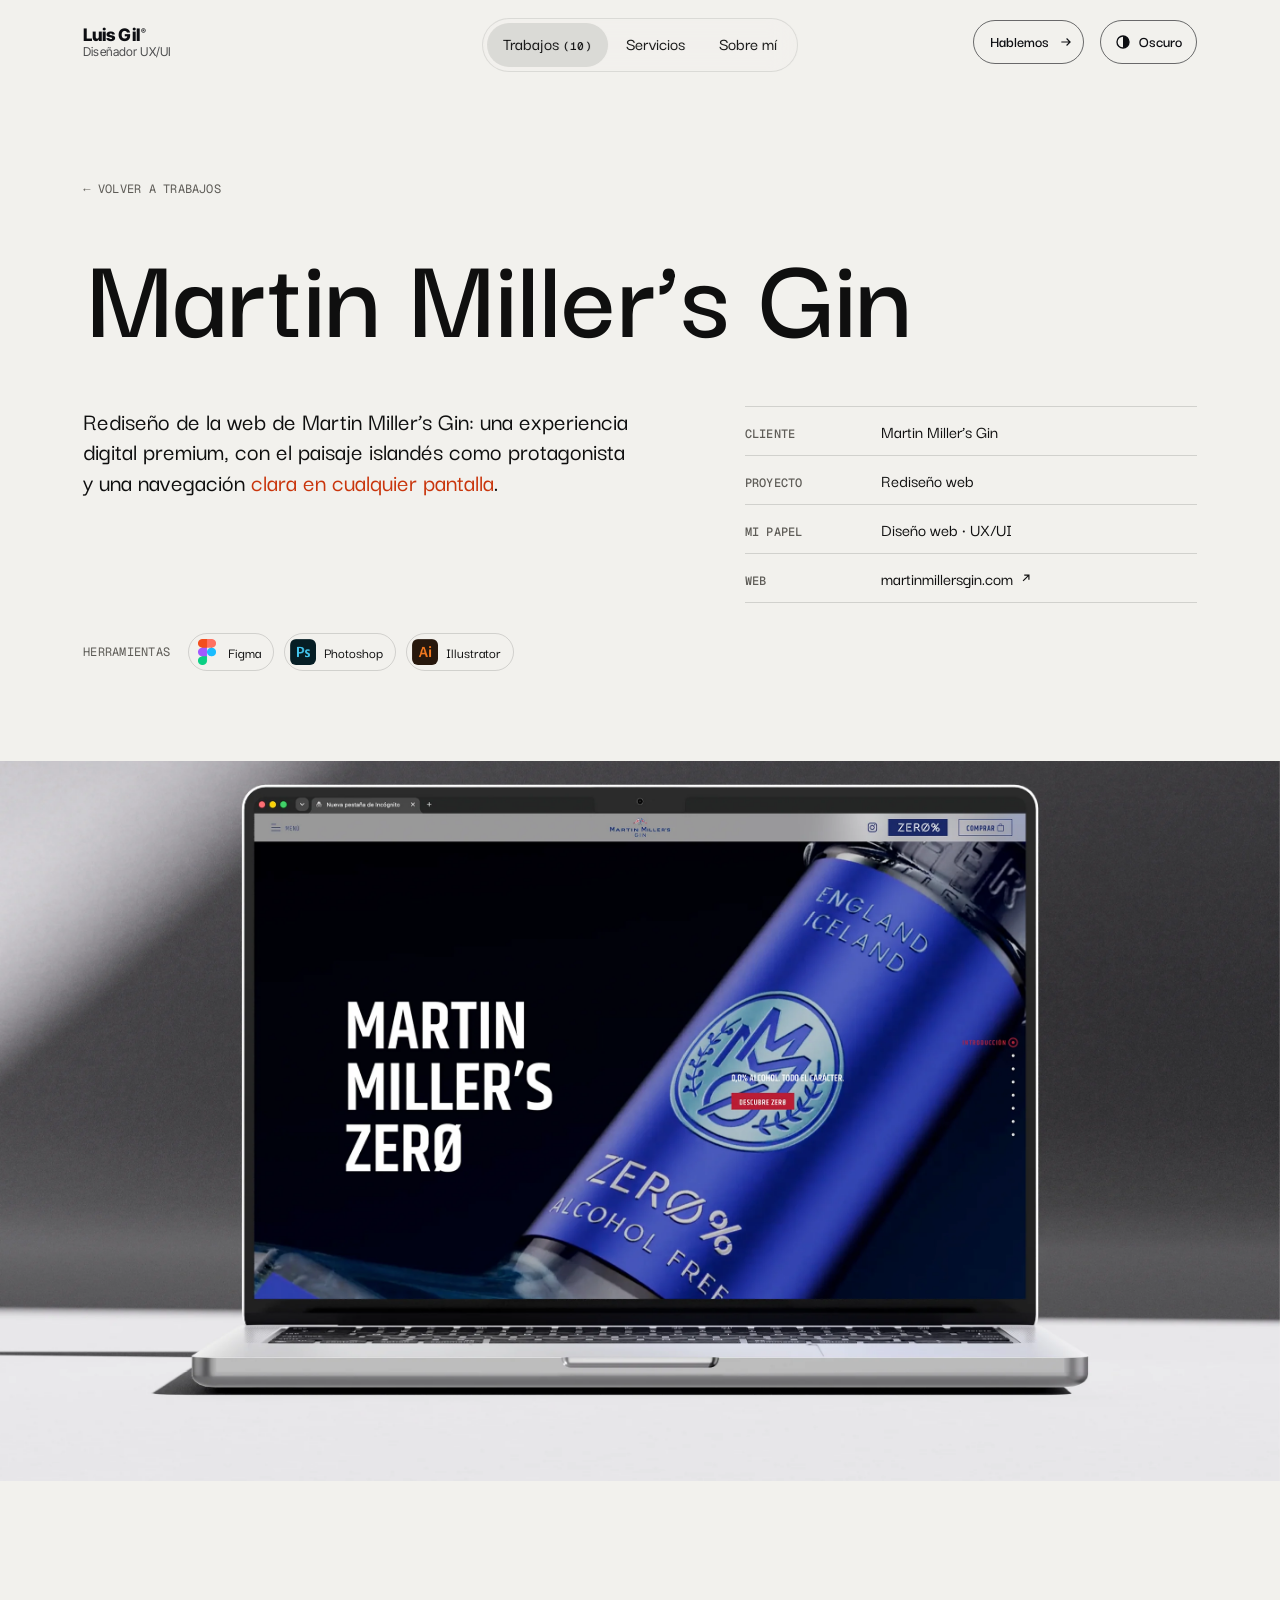
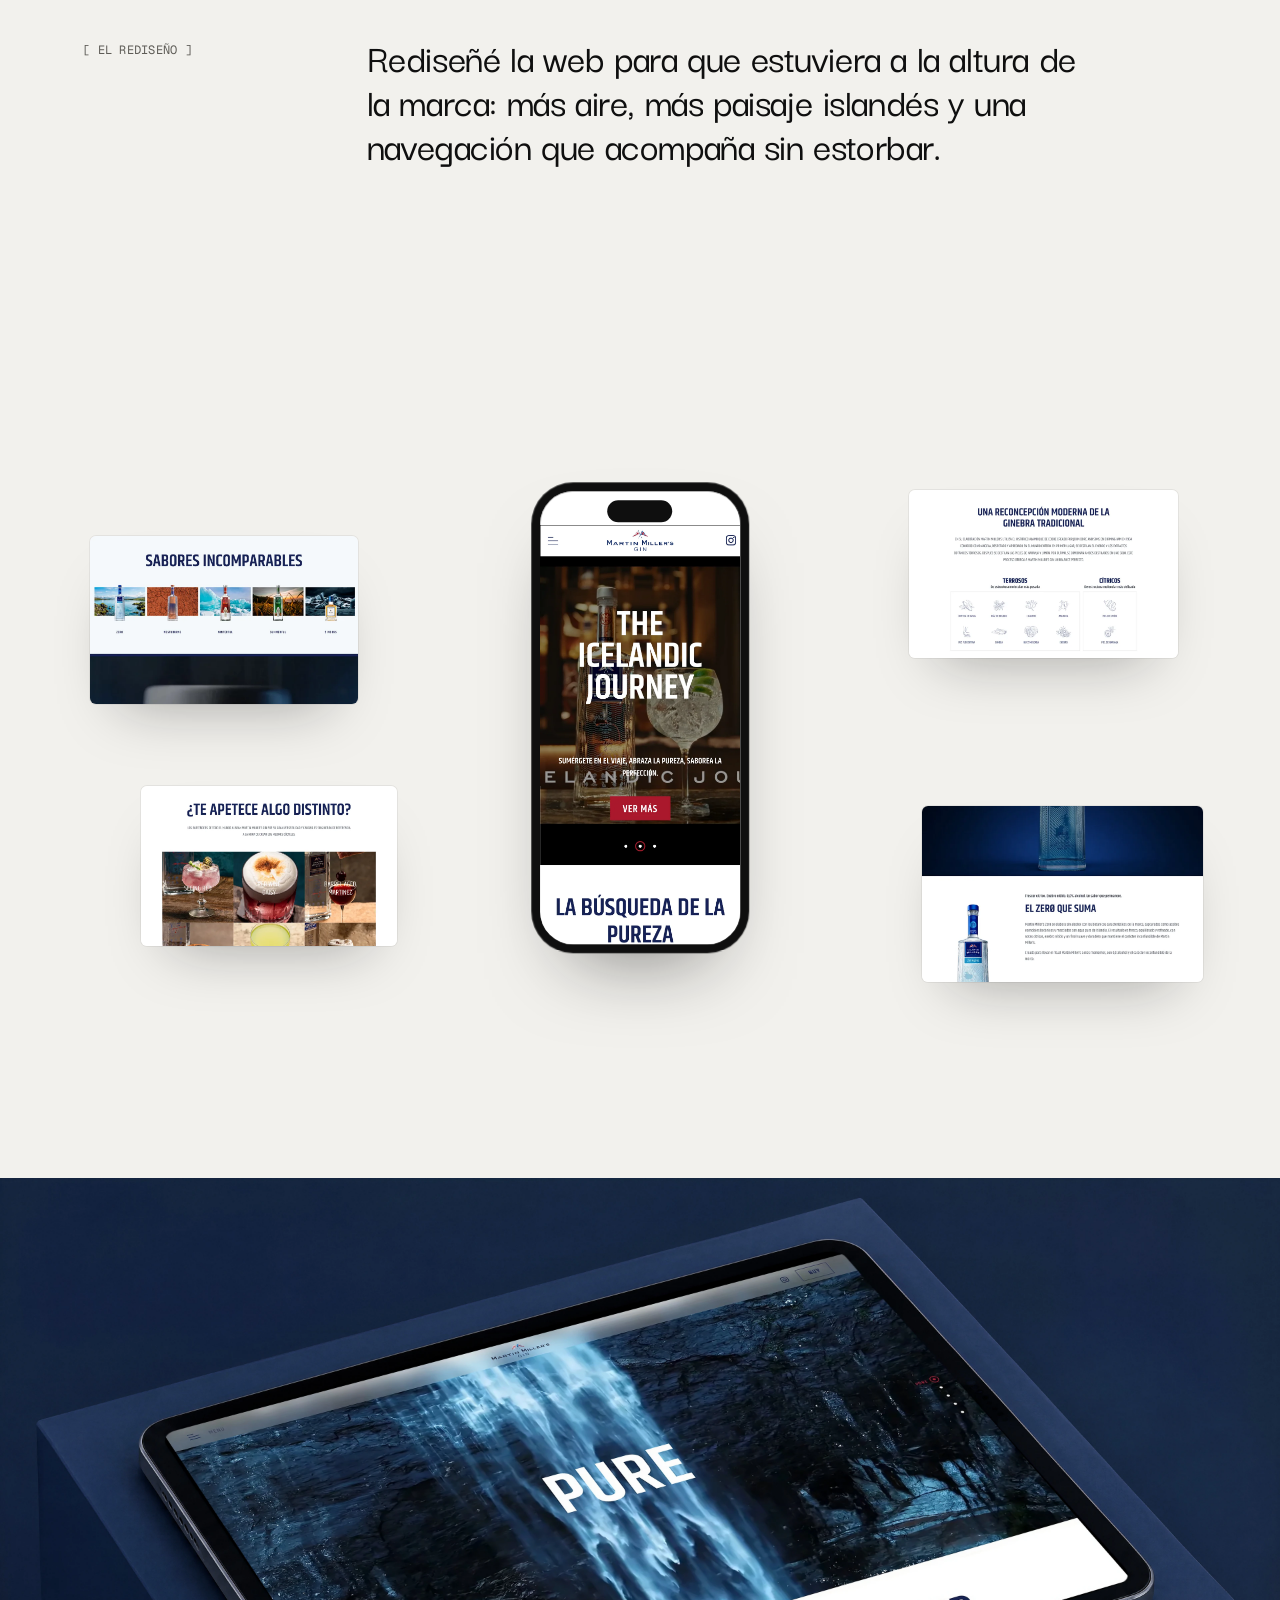
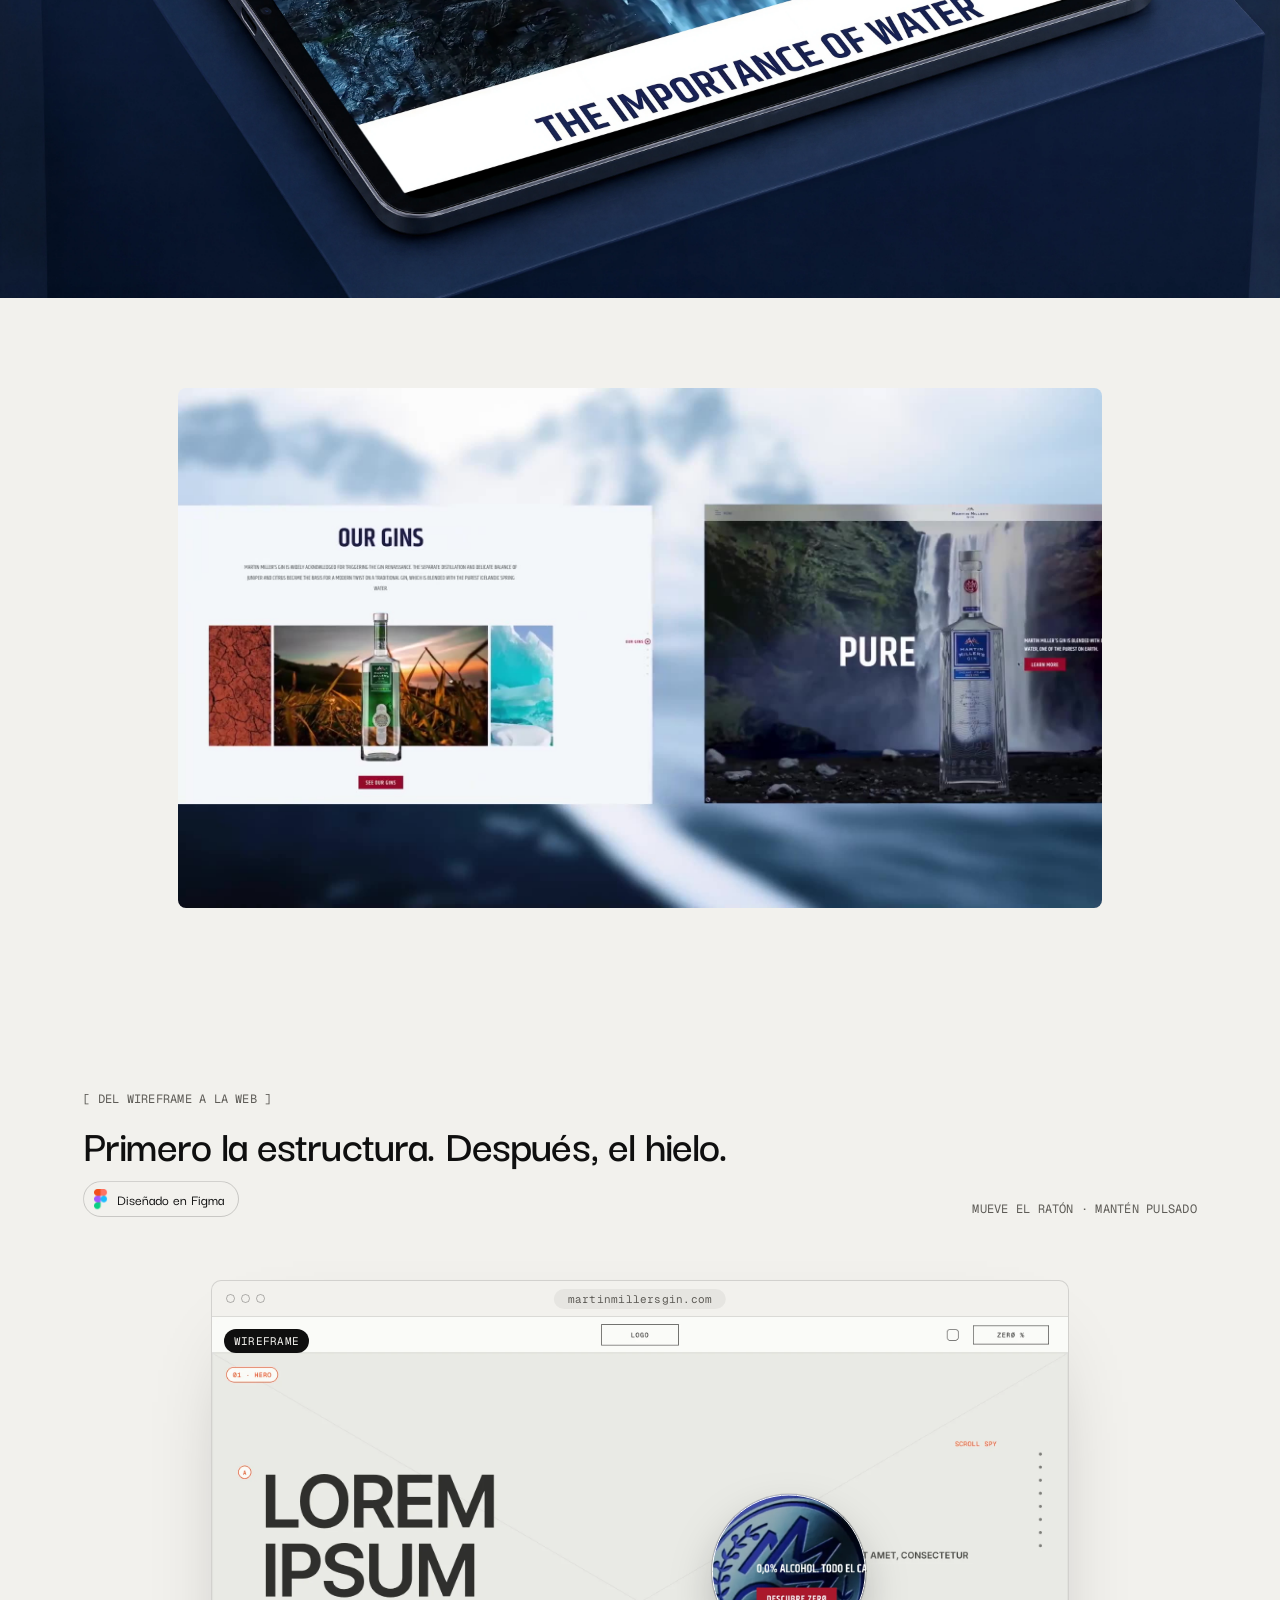
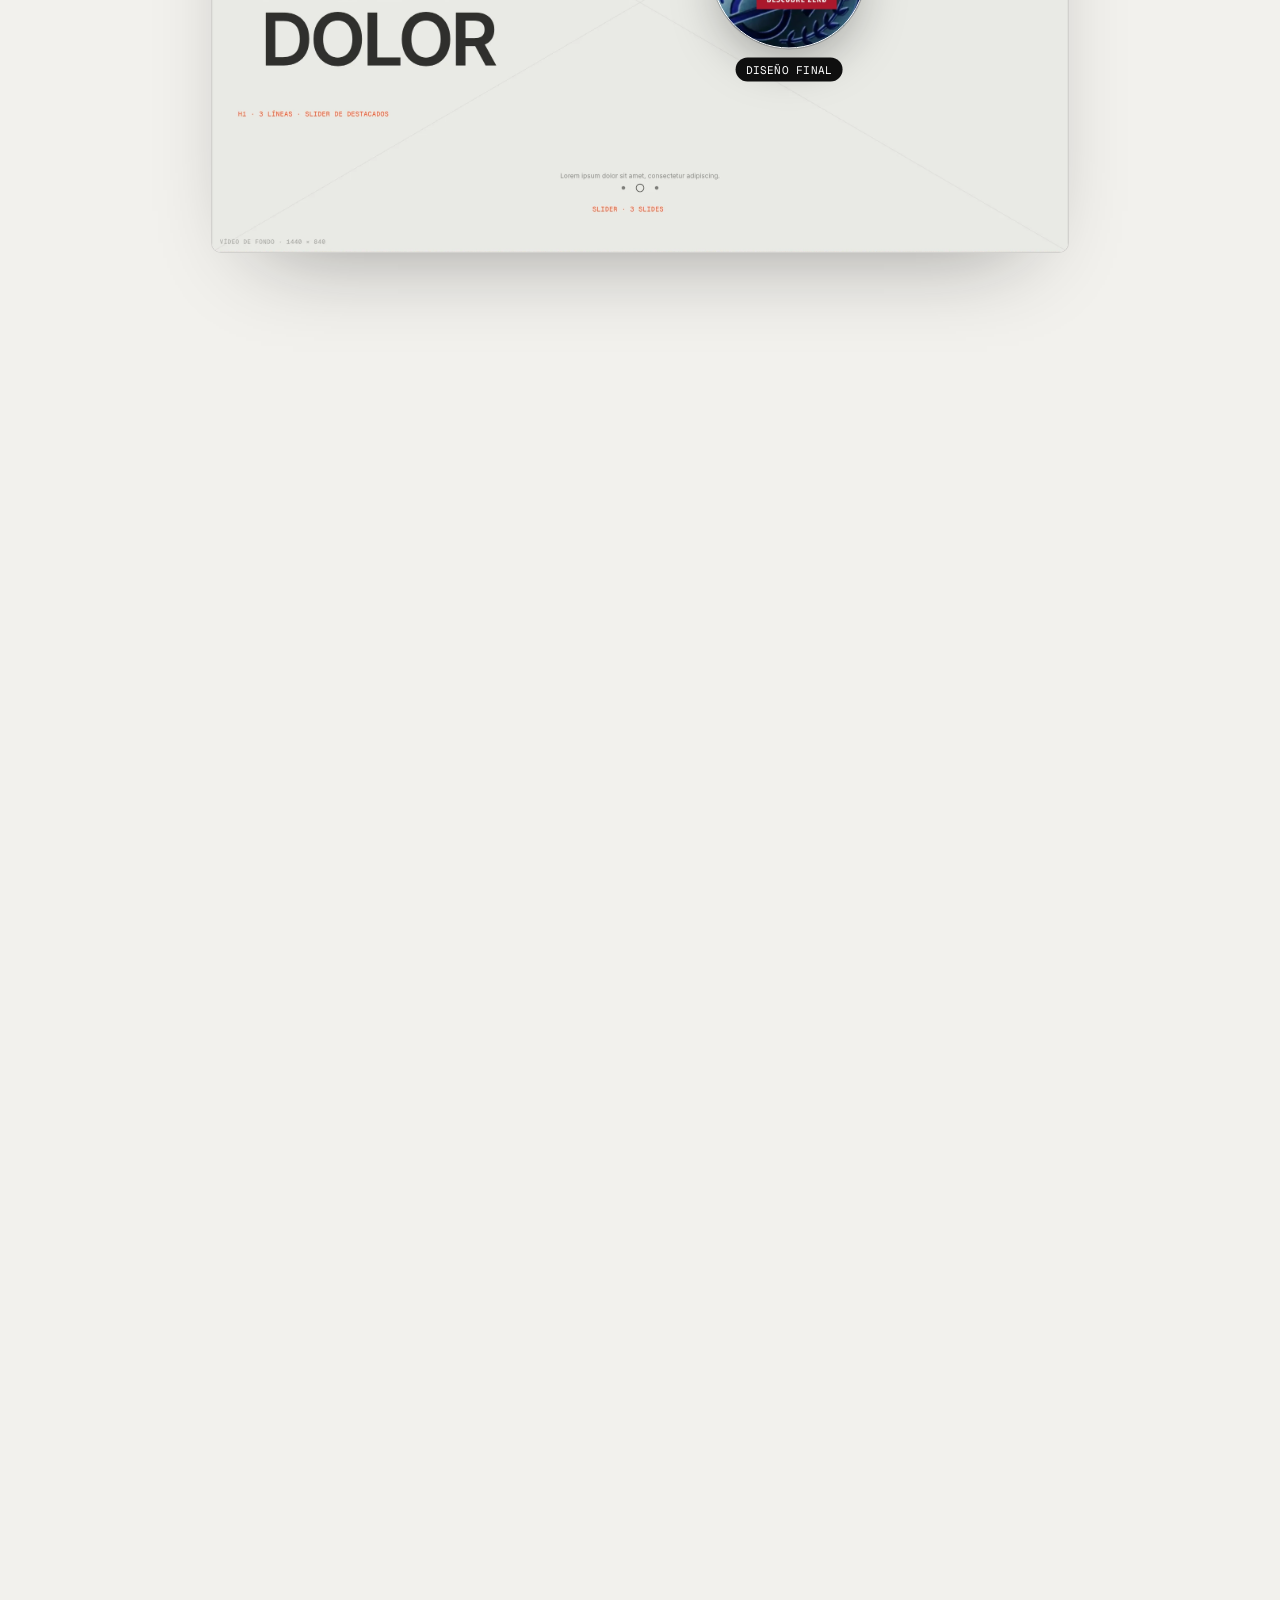
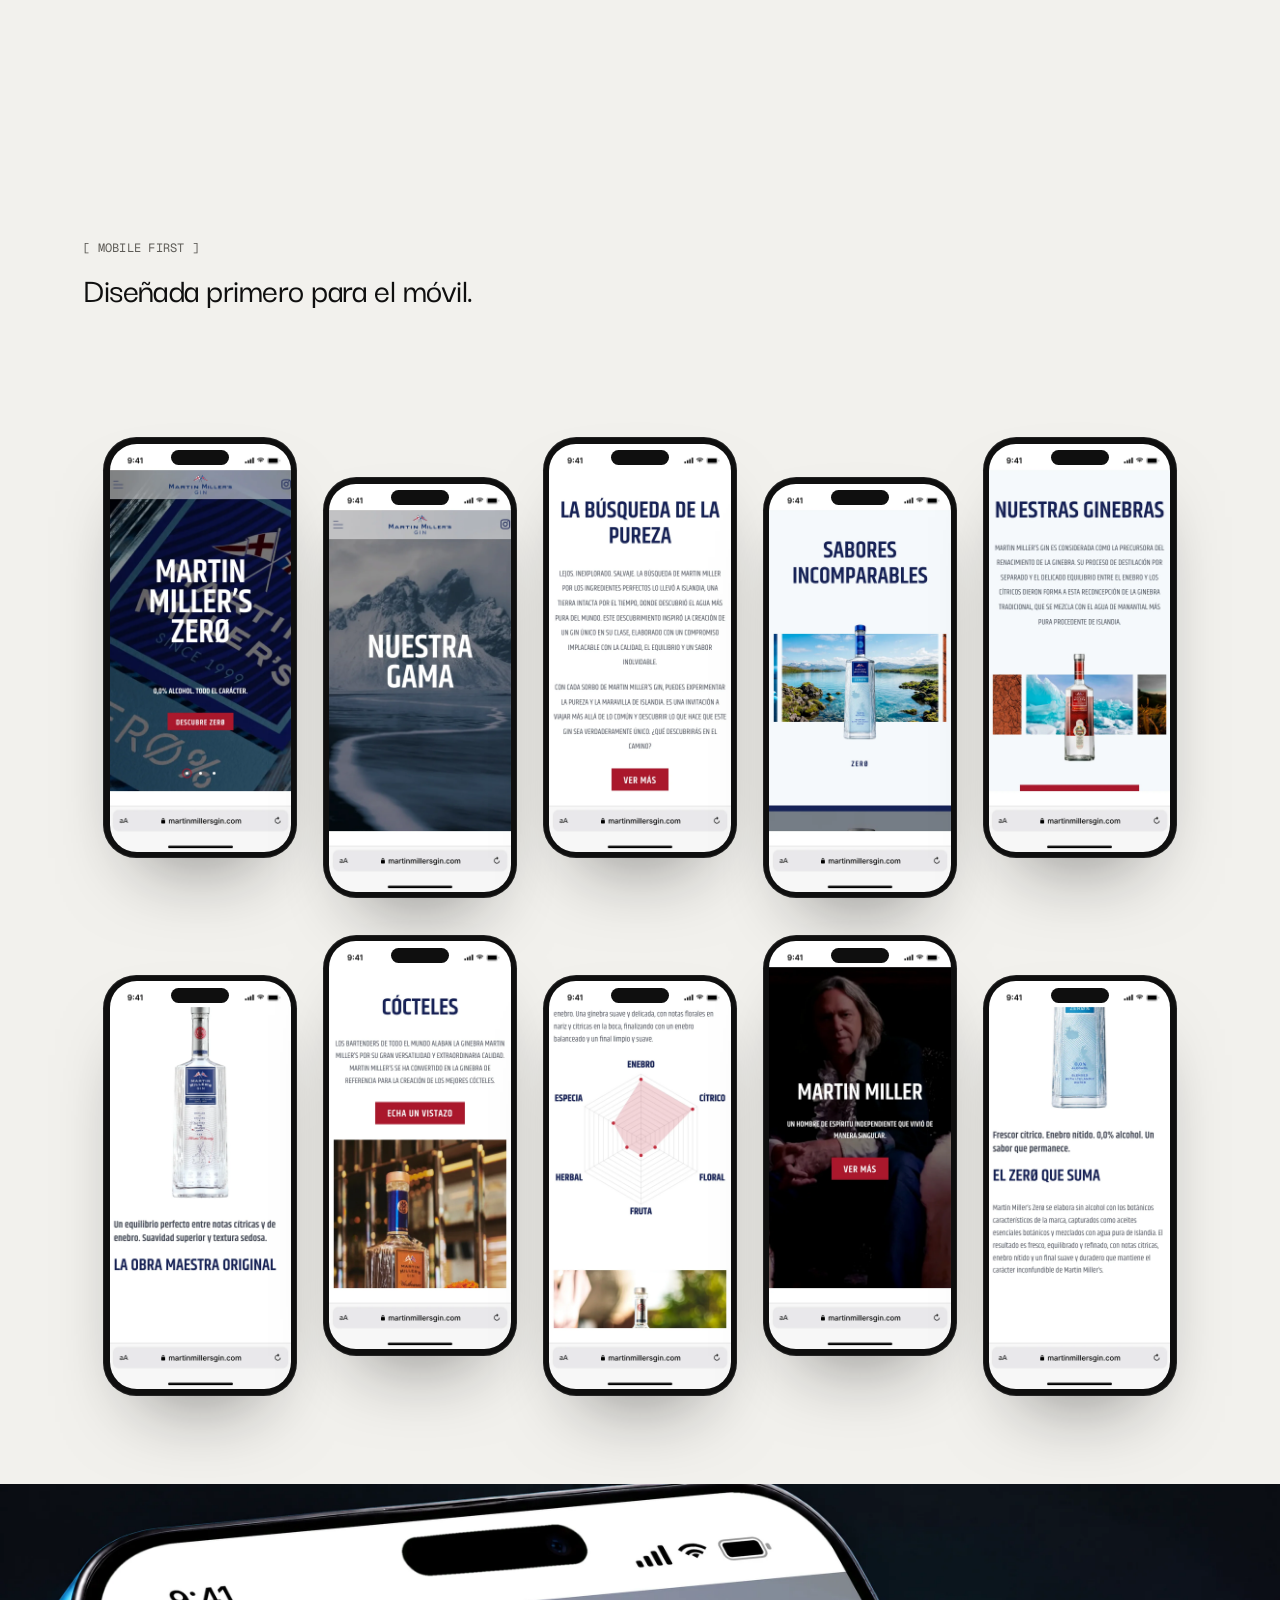
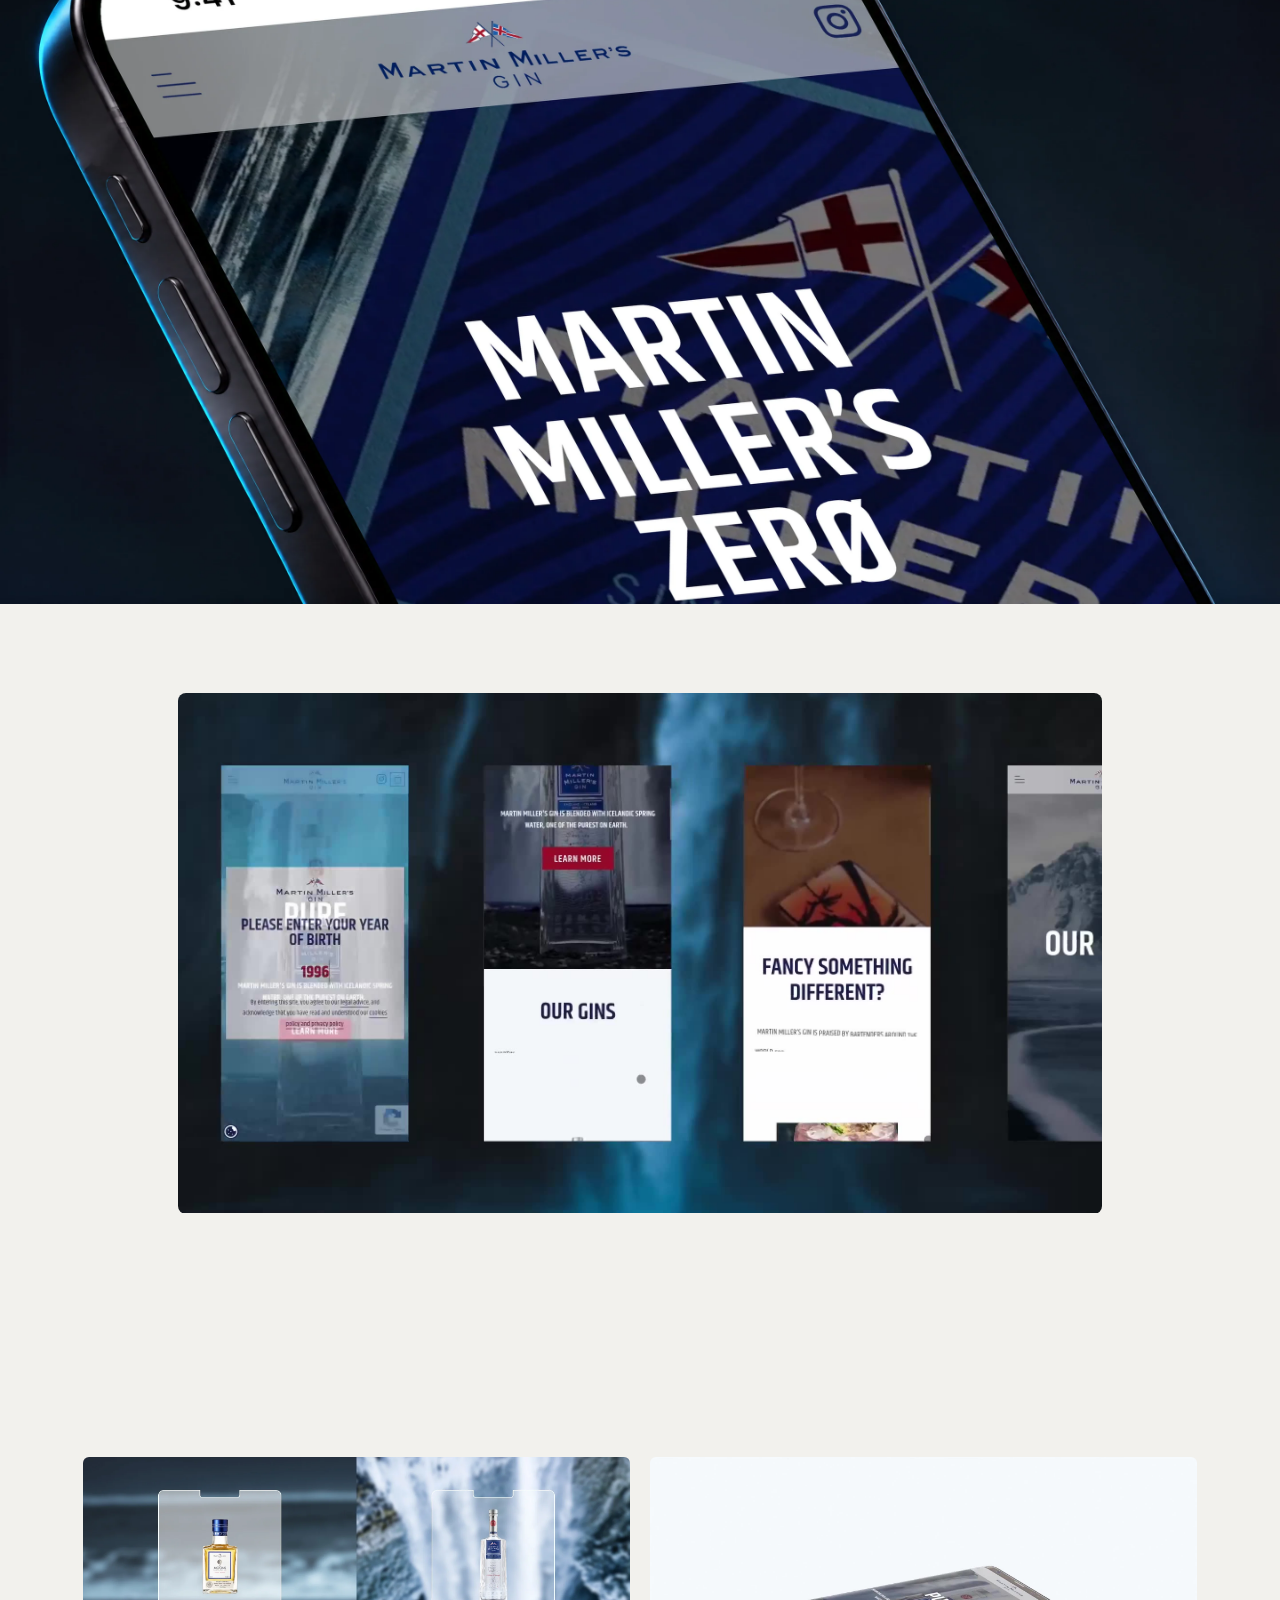
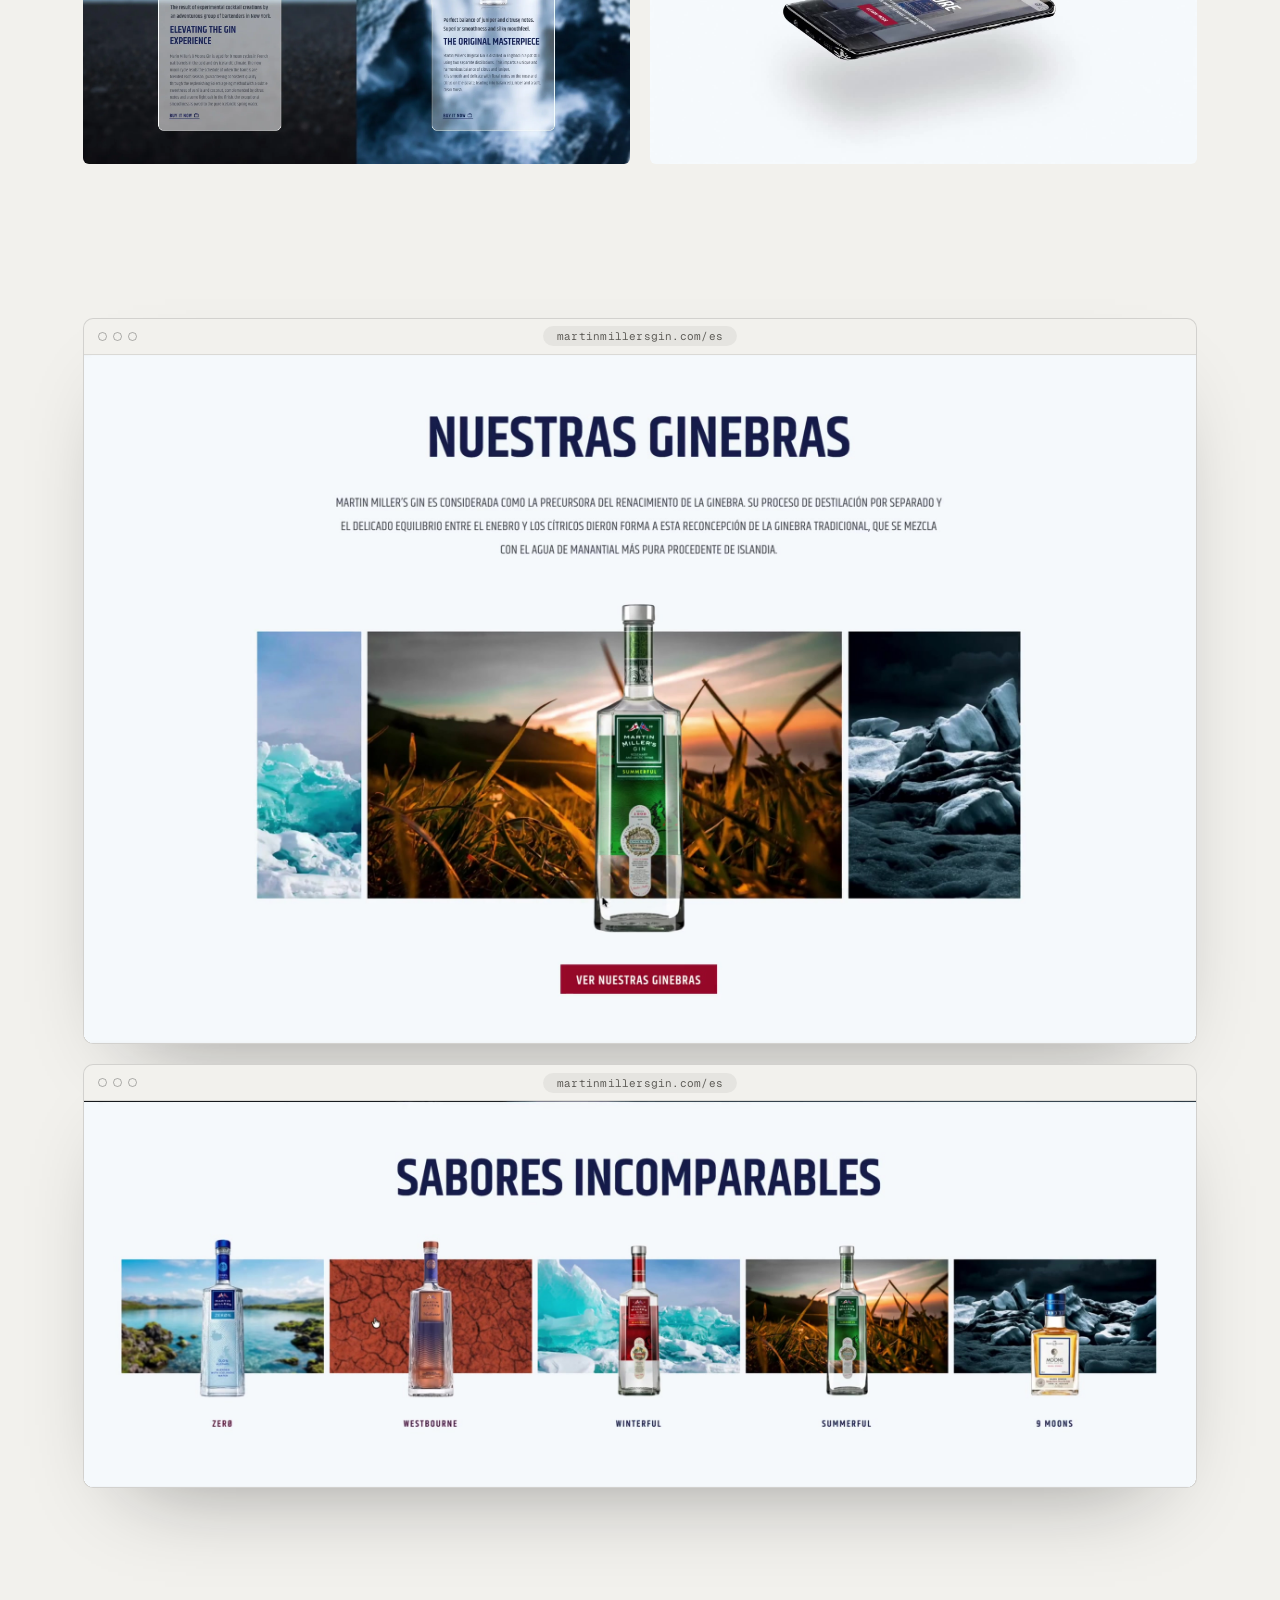
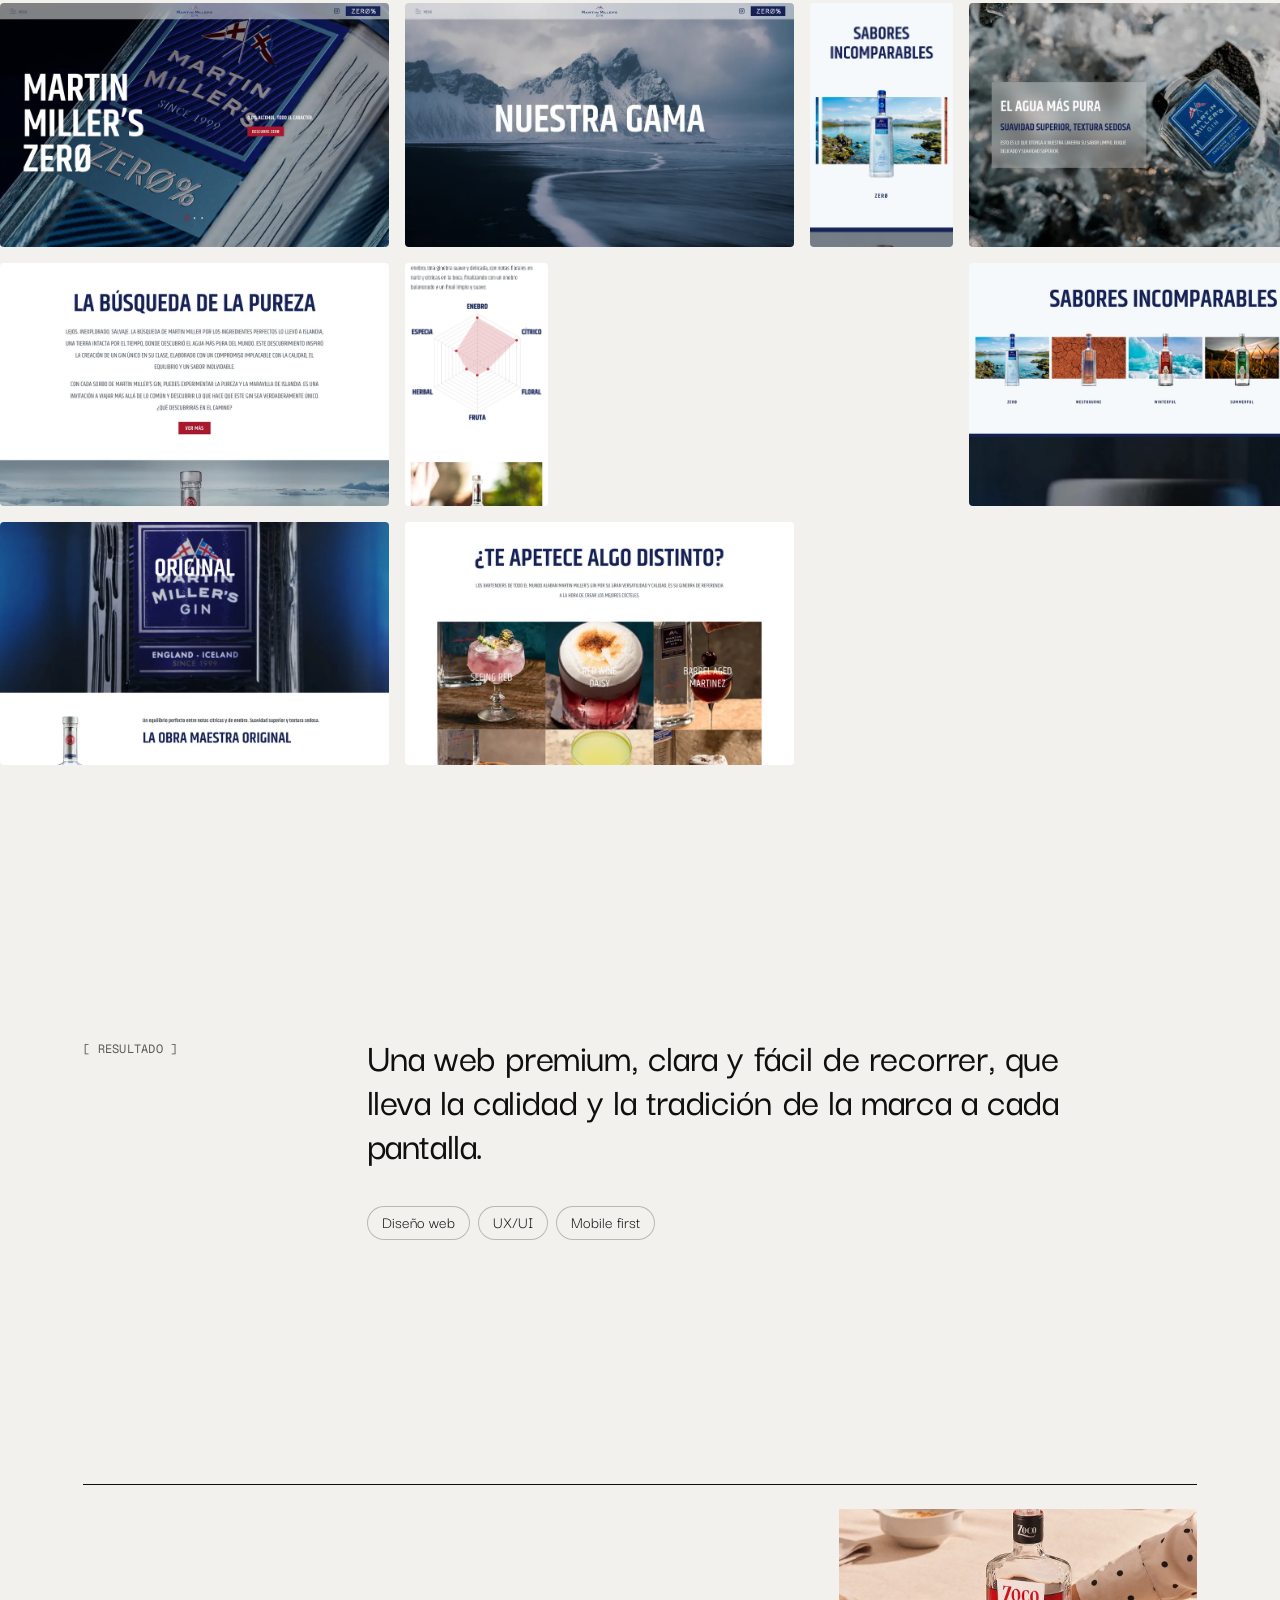
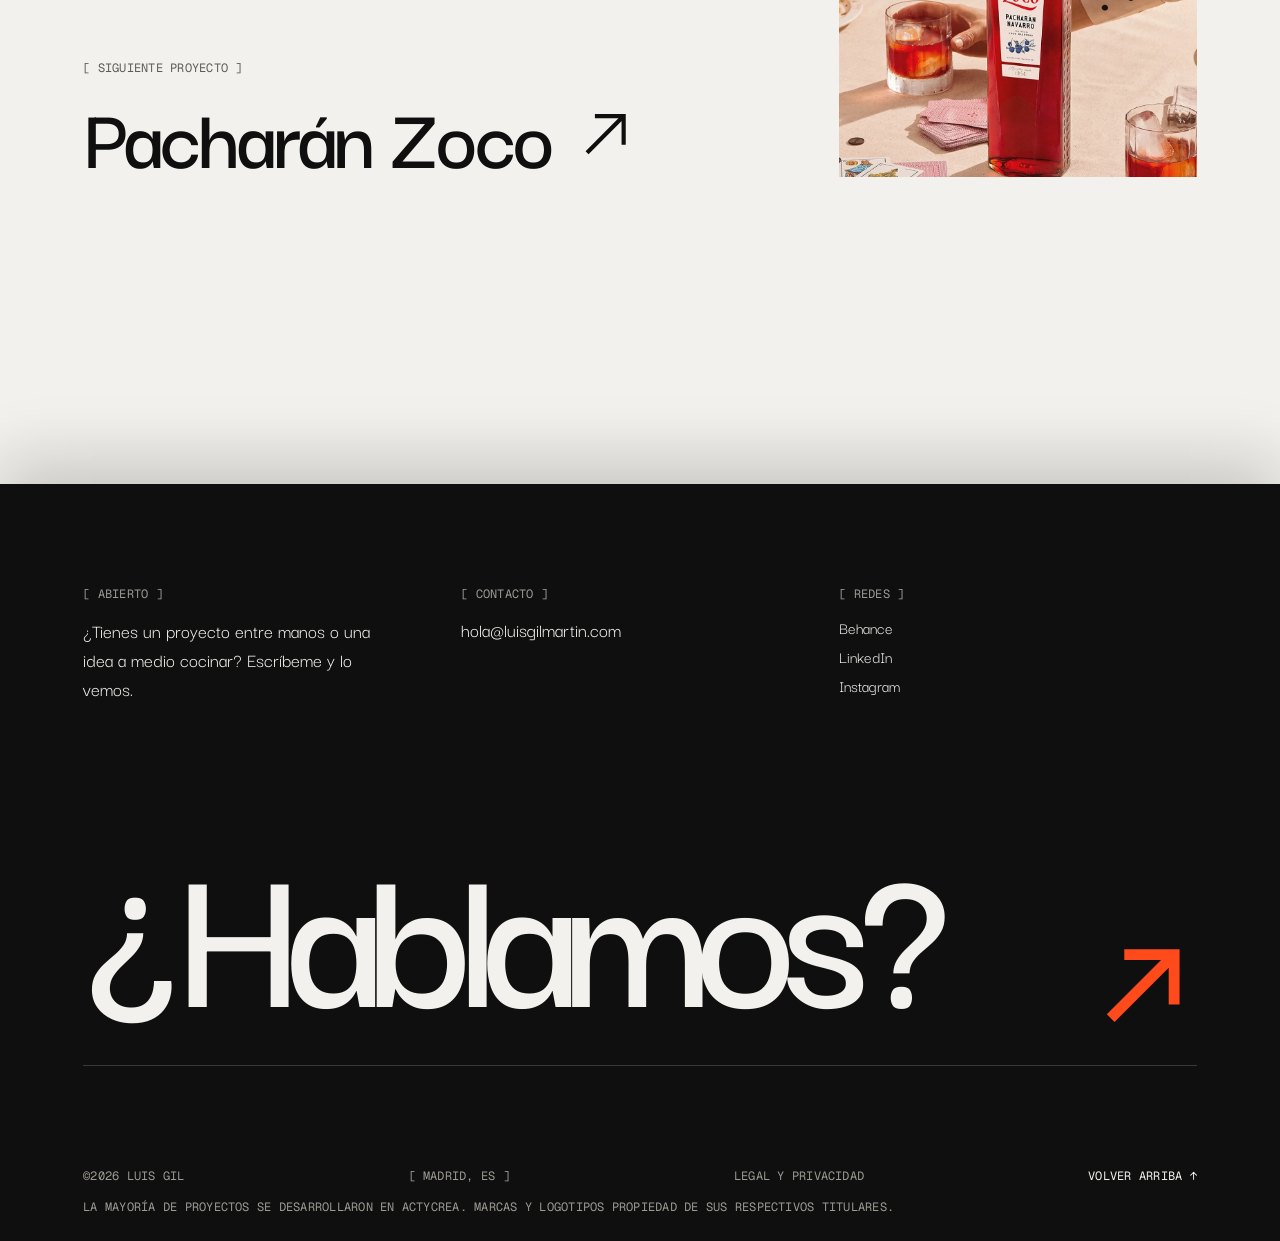
<file: proyecto.html>
<!doctype html>
<html lang="es">
<head>
<meta charset="utf-8">
<meta name="robots" content="noindex, nofollow"><!-- TEMPORAL: quitar en el lanzamiento -->
<meta name="viewport" content="width=device-width, initial-scale=1, viewport-fit=cover">
<title>Martin Miller’s Gin · Luis Gil</title>
<meta name="description" content="Portfolio de Luis Gil Martín, diseñador web y UX/UI en Madrid. Diseño web, branding y dirección de arte.">
<link rel="canonical" href="https://luisgilmartin.com/proyecto.html">
<meta property="og:type" content="website"><meta property="og:locale" content="es_ES">
<meta property="og:title" content="Martin Miller’s Gin · Luis Gil"><meta property="og:description" content="Portfolio de Luis Gil Martín, diseñador web y UX/UI en Madrid. Diseño web, branding y dirección de arte.">
<meta property="og:url" content="https://luisgilmartin.com/proyecto.html"><meta property="og:image" content="https://luisgilmartin.com/thumb.jpg">
<meta name="twitter:card" content="summary_large_image">
<link rel="icon" href="favicon.svg" type="image/svg+xml">
<link rel="stylesheet" href="fonts/fonts.css">
<style>
body{margin:0;background:#F2F1ED}
.lg-root{--gm:clamp(20px,6.5vw,128px);--gg:clamp(12px,1.6vw,24px);--accent:#FF4A1C;--bg:#F2F1ED;--fg:#0F0F0F;--muted:#5E5C57;--muted2:#8A8780;--muted-inv:#B9B7B1;--line:rgba(15,15,15,.075);--gline:rgba(15,15,15,.04);--fbg:#0F0F0F;--ffg:#F2F1ED;--fmuted:#9C9A94;--fline:#3A3936;transition:background-color .5s ease,color .5s ease}
.lg-root.lg-dark{--bg:#121211;--fg:#EEEDE9;--muted:#A3A19B;--muted2:#77756F;--muted-inv:#55534E;--line:rgba(238,237,233,.07);--gline:rgba(238,237,233,.035);--fbg:#F2F1ED;--ffg:#0F0F0F;--fmuted:#5E5C57;--fline:#CFCDC7;color-scheme:dark}
body:has(.lg-dark){background:#121211}
.lg-theme{min-height:44px;padding:0 14px;border:1px solid rgba(255,255,255,.6);border-radius:999px;background:transparent;color:#FFFFFF;font:inherit;font-size:16px;font-weight:600;display:inline-flex;align-items:center;gap:8px;cursor:pointer}
.lg-theme{transition:background-color .35s ease,color .35s ease,border-color .35s ease}
.lg-theme:hover{border-color:#FFFFFF;background:#FFFFFF;color:#000000}
.lg-theme:hover svg{transform:rotate(180deg)}
.lg-dark .lg-theme:hover svg{transform:rotate(360deg)}
.lg-theme:focus-visible,.lg-burger:focus-visible{outline:2px solid #FFFFFF;outline-offset:3px}
.lg-theme svg{transition:transform .6s cubic-bezier(.7,0,.2,1)}
.lg-dark .lg-theme svg{transform:rotate(180deg)}
.lg-t-dark{display:none}
.lg-theme .lg-t-light,.lg-theme .lg-t-dark{position:relative;top:-1.25px}
.lg-dark .lg-t-dark{display:inline}
.lg-dark .lg-t-light{display:none}
::view-transition-old(root),::view-transition-new(root){animation:none;mix-blend-mode:normal}
a{color:#0F0F0F;text-decoration:none}a:hover{color:#5E5C57}
.lg-root *{box-sizing:border-box}
.lg-mono{font-family:'Geist Mono',ui-monospace,monospace;font-size:12px;letter-spacing:.02em;text-transform:uppercase}
.lg-link{position:relative;display:inline-block}
.lg-link::after{content:"";position:absolute;left:0;right:0;bottom:-3px;height:1px;background:currentColor;transform:scaleX(0);transform-origin:right;transition:transform .5s cubic-bezier(.2,.8,.2,1)}
.lg-link:hover::after{transform:scaleX(1);transform-origin:left}
.lg-line{display:inline-block;overflow:hidden;vertical-align:bottom;line-height:1;padding:.06em .14em .24em .02em;margin-right:-.12em;margin-bottom:-.22em}
.lg-line > .lg-rise:last-child{letter-spacing:0}
.lg-rise{display:inline-block;transform:translateY(105%);animation:lgRise 1.1s cubic-bezier(.2,.8,.2,1) forwards}
@keyframes lgRise{to{transform:translateY(0)}}
.lg-fade{opacity:0;animation:lgFade 1s ease forwards}
.lg-pic{clip-path:inset(0 50% 0 50%);animation:lgPicIn 1s cubic-bezier(.7,0,.2,1) 2.8s forwards}
@keyframes lgPicIn{to{clip-path:inset(0 0 0 0)}}
.lg-pic-cycle{animation:lgPicCycle 6s steps(1) 3.8s infinite}
@keyframes lgPicCycle{0%{background:#D9D4C7}20%{background:#2A2926}40%{background:#C9CFD0}60%{background:#E3D6CC}80%{background:#BDB9AE}}
@keyframes lgFade{to{opacity:1}}
.lg-curtain{position:fixed;inset:0;z-index:50;pointer-events:none;animation:lgCurtain 1.1s cubic-bezier(.7,0,.2,1) 1.85s forwards}
@keyframes lgCurtain{to{transform:translateY(-100%)}}
.lg-track{display:flex;gap:16px;width:max-content;animation:lgMarquee 38s linear infinite}
@keyframes lgMarquee{to{transform:translateX(calc(-50% - 8px))}}
.lg-card .lg-media{overflow:hidden}
.lg-card .lg-media > div{transition:transform 1s cubic-bezier(.2,.8,.2,1)}
.lg-card:hover .lg-media > div{transform:scale(1.04)}
.lg-card .lg-media{--mx:0%;--my:0%;--py:0%;--s:1.16;--lx:50%;--ly:50%}
.lg-card:hover .lg-media{--s:1.22}
.lg-card .lg-media > div{position:relative}
.lg-card .lg-media img{transform:translate3d(var(--mx),calc(var(--py) + var(--my)),0) scale(var(--s));transition:transform .7s cubic-bezier(.2,.8,.2,1),filter .5s ease;will-change:transform}
.lg-lens{position:absolute;inset:0;pointer-events:none;opacity:0;transition:opacity .4s ease;-webkit-mask-image:radial-gradient(circle clamp(130px,17vw,250px) at var(--lx) var(--ly),#000 55%,transparent 100%);mask-image:radial-gradient(circle clamp(130px,17vw,250px) at var(--lx) var(--ly),#000 55%,transparent 100%)}
@media (hover:hover) and (pointer:fine){.lg-card:hover .lg-lens{opacity:1}.lg-card:hover .lg-media img.lg-base{filter:blur(10px)}}
.lg-card .lg-arrow{transition:transform .5s cubic-bezier(.2,.8,.2,1)}
.lg-card:hover .lg-arrow{transform:translateX(6px) rotate(-45deg)}
.lg-cta .lg-roll{display:inline-block;overflow:hidden;line-height:1;vertical-align:bottom;padding:.04em .08em .04em 0;margin-right:-.15em;letter-spacing:0}
.lg-cta .lg-roll > span{position:relative;display:inline-block;transition:transform .6s cubic-bezier(.7,0,.2,1);transition-delay:calc(var(--i) * 35ms)}
.lg-cta .lg-roll > span::after{content:attr(data-l);position:absolute;left:0;top:calc(100% + .04em)}
.lg-cta:hover .lg-roll > span,.lg-cta:focus-visible .lg-roll > span{transform:translateY(calc(-100% - .04em))}
.lg-cta svg{transition:transform .6s cubic-bezier(.7,0,.2,1)}
.lg-cta:hover svg,.lg-cta:focus-visible svg{transform:rotate(45deg)}
@media (prefers-reduced-motion:reduce){.lg-cta .lg-roll > span,.lg-cta svg{transition:none}}
[hidden]{display:none !important}
.lg-burger{display:none}
.lg-wm{display:inline-block;overflow:hidden;vertical-align:bottom;padding:.12em 0 .14em;margin:-.12em 0 -.14em}
.lg-word{display:inline-block;transform:translate3d(0,112%,0);transition:transform .7s cubic-bezier(.16,1,.3,1) var(--d,0s)}
.is-revealed .lg-word{transform:none}
.lg-slot{position:relative;border-radius:6px;overflow:hidden;background:color-mix(in srgb,var(--fg) 7%,var(--bg));background-image:linear-gradient(to right,color-mix(in srgb,var(--fg) 6%,transparent) 1px,transparent 1px),linear-gradient(to bottom,color-mix(in srgb,var(--fg) 6%,transparent) 1px,transparent 1px);background-size:40px 40px}
.lg-slot > img,.lg-slot > video{position:absolute;inset:0;width:100%;height:100%;object-fit:cover;display:block}
.lg-slot-info{position:absolute;left:16px;right:16px;bottom:14px;display:flex;justify-content:space-between;align-items:flex-end;gap:12px;flex-wrap:wrap}
.lg-slot-kind{display:inline-flex;align-items:center;gap:6px;padding:4px 10px;border-radius:999px;border:1px solid color-mix(in srgb,var(--fg) 20%,transparent);background:var(--bg)}
.lg-slot-phone{border-radius:24px}
.lg-menu{animation:lgMenuFade .35s ease both}
@keyframes lgMenuFade{from{opacity:0}}
.lg-menu .lg-mrow,.lg-menu .lg-mfoot{animation:lgMenuIn .8s cubic-bezier(.2,.8,.2,1) both;animation-delay:calc(var(--i) * 70ms + 120ms)}
@keyframes lgMenuIn{from{opacity:0;transform:translateY(28px)}to{opacity:1;transform:none}}
.lg-mrow{display:grid;grid-template-columns:minmax(0,1fr) auto;align-items:center;padding:18px 0;border-bottom:1px solid #3A3936;color:#F2F1ED !important}
.lg-mrow .lg-mlabel{font-size:clamp(38px,11vw,52px);font-weight:500;line-height:1;letter-spacing:-0.01em;position:relative;top:-0.06em}
.lg-mrow[aria-current="page"] .lg-mlabel{color:#FF4A1C}
.lg-mrow svg{transition:transform .5s cubic-bezier(.2,.8,.2,1)}
.lg-mrow:hover svg,.lg-mrow:focus-visible svg{transform:rotate(-45deg)}
.lg-mclose{border-color:rgba(242,241,237,.6) !important;transition:background-color .35s ease,color .35s ease}
.lg-mclose:hover{background:#F2F1ED !important;color:#0F0F0F !important}
@media (prefers-reduced-motion:reduce){.lg-menu,.lg-menu .lg-mrow,.lg-menu .lg-mfoot{animation:none}}
.lg-btn-label{position:relative;top:-1.25px}
.lg-burger{transition:background-color .35s ease,color .35s ease,border-color .35s ease}
.lg-burger:hover{border-color:#FFFFFF !important;background:#FFFFFF !important;color:#000000 !important}
.lg-num{font-family:'Geist Mono',ui-monospace,monospace;font-size:12px;font-weight:400;letter-spacing:.02em;line-height:1.2;text-transform:uppercase;color:var(--accent-text) !important}
.lg-cols{display:grid;grid-template-columns:repeat(12,minmax(0,1fr));column-gap:var(--gg);row-gap:24px}
.lg-cols > *{min-width:0}
.lg-nav-pill .lg-link[aria-current="page"]{background:color-mix(in srgb,var(--fg) 10%,transparent)}
.lg-tag{background:var(--bg);display:inline-flex;align-items:center;min-height:34px;padding:0 14px 4px;border:1px solid color-mix(in srgb,var(--fg) 25%,transparent);border-radius:999px;font-size:17px}
@media (max-width:860px){.lg-cols > *{grid-column:1 / -1 !important}}
.lg-nav-pill{position:fixed;top:18px;left:50%;transform:translateX(-50%);z-index:21;background:color-mix(in srgb,var(--bg) 80%,transparent);-webkit-backdrop-filter:blur(14px);backdrop-filter:blur(14px);border:1px solid color-mix(in srgb,var(--fg) 10%,transparent);border-radius:999px;padding:4px}
.lg-nav-pill .lg-link{color:var(--fg) !important;padding:7px 16px 9px;line-height:1.2;border-radius:999px;transition:background-color .3s ease}
.lg-nav-pill .lg-link:hover{background:color-mix(in srgb,var(--fg) 8%,transparent)}
.lg-nav-pill .lg-link::after{left:16px;right:16px;bottom:7px}
@media (max-width:560px){
.lg-name{grid-template-columns:minmax(0,1fr) !important;font-size:min(calc((100vw - 2 * var(--gm)) / 1.42),260px) !important;row-gap:0;--lg-gap-b:-.23em}
.lg-name > .lg-line{justify-self:center !important;padding:.06em .07em .02em !important;margin:0 !important}
.lg-name > .lg-line:first-of-type{margin-bottom:var(--lg-gap-a,0) !important}
.lg-name > .lg-line:last-of-type{margin-top:var(--lg-gap-b,0) !important}
.lg-name > .lg-pic{width:100% !important;height:auto !important;aspect-ratio:1.85;align-self:auto !important;border-radius:8px !important}
}
.lg-pw{display:inline-block;white-space:nowrap}
.lg-pl{display:inline-block;font-weight:500}
.lg-cursor{position:fixed;left:0;top:0;width:14px;height:14px;margin:-7px 0 0 -7px;border-radius:50%;background:#FF4A1C;pointer-events:none;z-index:60;opacity:0;transition:width .35s cubic-bezier(.2,.8,.2,1),height .35s cubic-bezier(.2,.8,.2,1),margin .35s cubic-bezier(.2,.8,.2,1),opacity .3s ease;will-change:transform}
.lg-cursor.is-on{opacity:1}
.lg-cursor.is-hover{width:56px;height:56px;margin:-28px 0 0 -28px;opacity:.85}
@media (hover:hover) and (pointer:fine){.lg-root,.lg-root a,.lg-root button{cursor:none}}
@media (hover:none),(pointer:coarse){.lg-cursor{display:none}}
html,body{overflow-x:clip}
.lg-grid{position:fixed;inset:0;z-index:0;pointer-events:none;display:grid;grid-template-columns:repeat(12,minmax(0,1fr));column-gap:var(--gg);padding-left:var(--gm);padding-right:var(--gm)}
.lg-grid > span{border-left:1px solid var(--gline,var(--line));border-right:1px solid var(--gline,var(--line));transform-origin:top;transform:scaleY(0);animation:lgGridIn 1.4s cubic-bezier(.7,0,.2,1) forwards}
.lg-main{position:sticky;z-index:1}
.lg-root > footer{position:relative;z-index:2;box-shadow:0 -24px 60px rgba(15,15,15,.18)}
.lg-shade{position:absolute;inset:0;background:#0F0F0F;opacity:0;pointer-events:none;z-index:5}
@keyframes lgGridIn{to{transform:scaleY(1)}}
@media (max-width:860px){.lg-grid{grid-template-columns:repeat(4,minmax(0,1fr))}.lg-grid > span:nth-child(n+5){display:none}}
@media (max-width:860px){
.lg-nav{display:none !important}
.lg-burger{display:inline-flex}
.lg-works{grid-template-columns:minmax(0,1fr) !important}
.lg-works > a{margin-top:0 !important}
.lg-svcs{grid-template-columns:minmax(0,1fr) !important}
.lg-split{flex-direction:column !important;align-items:flex-start !important}
}
@media (prefers-reduced-motion:reduce){
.lg-rise{animation:none;transform:none}
.lg-pic{animation:none;clip-path:none}
.lg-pic-cycle{animation:none}
.lg-fade{animation:none;opacity:1}
.lg-curtain{display:none}
.lg-grid > span{animation:none;transform:none}
.lg-track{animation:none}
}
/* Scroll reveal ( added by JS only, so content stays visible without it ) */
.lg-rv{opacity:0;transform:translate3d(0,48px,0);transition:opacity .6s ease var(--rd,0s),transform .8s cubic-bezier(.16,1,.3,1) var(--rd,0s) !important}
.lg-rv.is-in{opacity:1;transform:none}
.lg-rv-media{clip-path:inset(100% 0 0 0);transition:clip-path .7s cubic-bezier(.7,0,.2,1) var(--rd,0s) !important}
.lg-rv-media img{scale:1.22;backface-visibility:hidden;transition:scale .95s cubic-bezier(.16,1,.3,1) var(--rd,0s) !important}
.lg-rv-media.is-in{clip-path:inset(0 0 0 0)}
.lg-rv-media.is-in img{scale:1}
.lg-card .lg-rv-media{clip-path:none !important;opacity:0;transition:opacity .7s ease var(--rd,0s) !important}
.lg-card .lg-rv-media img{scale:1 !important}
.lg-card .lg-rv-media.is-in{opacity:1}
.lg-card .lg-media{background:var(--bg)}
/* Main buttons */
.lg-btn{position:relative;isolation:isolate;overflow:hidden;display:inline-flex !important;align-items:center;gap:14px !important;min-height:52px !important;padding:0 6px 0 22px;border:1px solid var(--fg);border-radius:999px;color:var(--fg) !important;font-size:18px !important;font-weight:600 !important;line-height:1;transition:color .45s cubic-bezier(.7,0,.2,1),border-color .45s ease}
.lg-btn::before{content:"";position:absolute;z-index:-1;right:6px;top:50%;width:40px;height:40px;margin-top:-20px;border-radius:50%;background:var(--fg);transform:scale(1);transition:transform .7s cubic-bezier(.7,0,.2,1)}
.lg-btn > .lg-btn-t{position:relative;top:-1px}
.lg-btn .lg-mono{color:inherit;opacity:.6;margin-left:-8px}
.lg-btn-ic{display:inline-flex;align-items:center;justify-content:center;flex:none;width:40px;height:40px;border-radius:50%;background:var(--fg);color:var(--bg);overflow:hidden;transition:background-color .45s ease,color .45s ease,transform .6s cubic-bezier(.7,0,.2,1)}
.lg-btn-ic svg{width:15px;height:15px}
.lg-btn:hover,.lg-btn:focus-visible{color:var(--bg) !important;transition:color .3s ease .2s,border-color .45s ease}
.lg-btn:hover::before,.lg-btn:focus-visible::before{transform:scale(16)}
.lg-btn:hover .lg-btn-ic,.lg-btn:focus-visible .lg-btn-ic{transform:rotate(-45deg)}
.lg-btn:focus-visible{outline:2px solid var(--accent);outline-offset:3px}
@keyframes lgArrowLoop{0%{transform:none}49%{transform:translateX(160%)}50%{transform:translateX(-160%)}100%{transform:none}}
.lg-hbtn{min-height:44px;padding:0 10px 0 16px;border:1px solid rgba(255,255,255,.6);border-radius:999px;color:#FFFFFF;font-size:16px !important;font-weight:600 !important;display:inline-flex;align-items:center;gap:10px !important;transition:background-color .35s ease,color .35s ease,border-color .35s ease}
.lg-hbtn > span{position:relative;top:-1.25px}
.lg-hbtn svg{transition:transform .5s cubic-bezier(.2,.8,.2,1)}
.lg-hbtn:hover,.lg-hbtn:focus-visible{background:#FFFFFF;border-color:#FFFFFF;color:#000000 !important}
.lg-hbtn:hover svg,.lg-hbtn:focus-visible svg{transform:rotate(-45deg)}
.lg-hbtn:focus-visible{outline:2px solid #FFFFFF;outline-offset:3px}
@media (prefers-reduced-motion:reduce){.lg-btn::before,.lg-btn,.lg-btn-ic,.lg-hbtn,.lg-hbtn svg{transition:none}.lg-btn:hover .lg-btn-ic{transform:none}}
/* Design review fixes: dark-mode links, readable accent text, touch targets, small text */
.lg-root{--accent-text:#C9350C}
.lg-root.lg-dark{--accent-text:#FF4A1C}
.lg-root a{color:var(--fg)}
.lg-root a:hover{color:var(--muted)}
.lg-main a.lg-link,.lg-root footer a.lg-link{padding-block:12px;margin-block:-12px}
.lg-main a.lg-link::after,.lg-root footer a.lg-link::after{bottom:9px}
.lg-nav-pill a.lg-link{padding:10px 16px 12px}
.lg-nav-pill a.lg-link::after{bottom:10px}
.lg-root > header > a:first-child{padding-block:5px;margin-block:-5px}
.lg-slot-info .lg-mono{color:var(--fg) !important}
.lg-track > div:has(> img)::after{content:"";position:absolute;inset:auto 0 0;height:60%;background:linear-gradient(to top,rgba(0,0,0,.55),rgba(0,0,0,0));pointer-events:none}
.lg-track > div > img + .lg-mono{z-index:1}
.lg-main a.lg-link.lg-mono,.lg-root footer .lg-mono a.lg-link{padding-block:14px;margin-block:-14px}
.lg-main a.lg-link.lg-mono::after,.lg-root footer .lg-mono a.lg-link::after{bottom:11px}
/* Case studies: device mockups and media */
.pj-media{position:relative;overflow:hidden;background:color-mix(in srgb,var(--fg) 5%,var(--bg))}
.pj-media > img,.pj-media > video{display:block;width:100%;height:100%;object-fit:cover}
.pj-band{background:color-mix(in srgb,var(--fg) 4%,var(--bg))}
.pj-browser{border:1px solid color-mix(in srgb,var(--fg) 14%,transparent);border-radius:10px;overflow:hidden;background:var(--bg);box-shadow:0 40px 90px -50px rgba(15,15,15,.45)}
.pj-bar{height:36px;display:flex;align-items:center;gap:6px;padding:0 14px;border-bottom:1px solid color-mix(in srgb,var(--fg) 10%,transparent);position:relative}
.pj-bar i{width:9px;height:9px;border-radius:50%;border:1px solid color-mix(in srgb,var(--fg) 30%,transparent)}
.pj-bar span{position:absolute;left:50%;transform:translateX(-50%);font-family:'Geist Mono',ui-monospace,monospace;font-size:11px;letter-spacing:.02em;color:var(--muted);padding:3px 14px;border-radius:999px;background:color-mix(in srgb,var(--fg) 5%,transparent);white-space:nowrap}
.pj-view{position:relative;overflow:hidden;container-type:size;background:#0F0F0F}
.pj-view > video,.pj-view > img{display:block;width:100%;height:100%;object-fit:cover;object-position:top}
.pj-scroll > img{height:auto !important;object-fit:initial !important;animation:pjScroll var(--dur,30s) cubic-bezier(.45,0,.55,1) infinite alternate}
.pj-scroll:hover > img{animation-play-state:paused}
@keyframes pjScroll{0%,5%{translate:0 0}95%,100%{translate:0 calc(-100% + 100cqh)}}
.pj-phone{position:relative;width:100%;max-width:calc((100svh - 160px) * .4615);margin-inline:auto;aspect-ratio:9 / 19.5;border-radius:42px;padding:9px;background:#0F0F0F;box-shadow:0 40px 80px -40px rgba(15,15,15,.55),inset 0 0 0 1px rgba(255,255,255,.08)}
.pj-phone::after{content:"";position:absolute;top:18px;left:50%;width:30%;height:22px;margin-left:-15%;border-radius:999px;background:#0F0F0F;z-index:2}
.pj-screen{width:100%;height:100%;border-radius:33px;overflow:hidden;background:#000}
.pj-screen video,.pj-screen img{display:block;width:100%;height:100%;object-fit:cover;object-position:top}
.pj-cap{display:block;margin-top:14px;color:var(--muted)}
.pj-quote{margin:0;font-size:clamp(28px,3.6vw,56px);line-height:1.02;letter-spacing:-0.015em;font-weight:500}
@media (prefers-reduced-motion:reduce){.pj-scroll > img{animation:none}}
/* MMG: scroll-driven mockups, wireframe viewer and brand kit */
.fx-in{opacity:0;transform:translateY(28px);transition:opacity .6s ease var(--fd,0s),transform .8s cubic-bezier(.16,1,.3,1) var(--fd,0s)}
.fx-in.is-on{opacity:1;transform:none}
@media (prefers-reduced-motion:reduce){.fx-in{opacity:1;transform:none;transition:none}}
.fr{position:relative;overflow:hidden}
.fr-dark{}
.fr-dark .lg-mono{color:var(--muted)}
.fr-img img{display:block;width:100%;height:auto}
.fr-head{display:flex;flex-direction:column;align-items:flex-start;gap:14px;padding:0 var(--gm);margin-bottom:clamp(40px,5vw,80px)}
.fr-head p{margin:0;font-size:clamp(26px,2.8vw,44px);line-height:1.05;letter-spacing:-0.015em;font-weight:500}
.fr-exp{height:min(86svh,52vw);min-height:460px;margin:clamp(80px,10vw,160px) 0}
.fr-exp .ex-ph{position:absolute;left:50%;top:50%;width:min(17vw,calc((min(86svh,52vw) - 60px) * .4615));translate:-50% -50%;z-index:3}
.fr-exp .ex-c{position:absolute;margin:0;border-radius:6px;overflow:hidden;box-shadow:0 30px 60px -30px rgba(15,15,15,.35),0 0 0 1px rgba(15,15,15,.06);translate:0 calc((.5 - var(--p,0)) * var(--d,60px))}
.fr-exp .ex-c img{display:block;width:100%;height:auto}
.fr-mos{padding:clamp(72px,9vw,140px) 0;display:flex;flex-direction:column;gap:16px}
.mos-row{display:flex;gap:16px;width:max-content;animation:mosA var(--t,70s) linear infinite alternate}
.mos-row.is-b{animation-name:mosB}
.mos-row img{display:block;height:clamp(160px,19vw,320px);width:auto;border-radius:4px}.mos-row{will-change:translate;backface-visibility:hidden}
@keyframes mosA{from{translate:0 0}to{translate:calc(-100% + 100vw) 0}}
@keyframes mosB{from{translate:calc(-100% + 100vw) 0}to{translate:0 0}}
.fr-phones{padding:clamp(140px,15vw,240px) 0 clamp(80px,10vw,160px)}
/* phones: room under the headline, also for the staggered phones that drift up 40px */
.fr-phones .fr-head{margin-bottom:calc(clamp(56px,7vw,112px) + 40px)}
@media (max-width:860px){.fr-phones{padding-top:120px}.fr-phones .fr-head{margin-bottom:56px}.fr-phones .ph-grid > div{translate:none !important}}
.ph-grid .pj-phone{max-width:none;border-radius:clamp(20px,2.6vw,38px);padding:clamp(4px,.5vw,7px)}
.ph-grid .pj-screen{border-radius:clamp(16px,2.1vw,31px)}
.ph-grid .pj-phone::after{top:clamp(8px,1vw,14px);height:clamp(9px,1.2vw,16px)}
.ph-grid{display:grid;grid-template-columns:repeat(5,1fr);gap:clamp(56px,6vw,100px) clamp(12px,2vw,28px);align-items:start;padding:0 var(--gm);max-width:1240px;margin:0 auto}
.mb{border-radius:clamp(10px,1.2vw,16px);overflow:hidden;background:#fff;box-shadow:0 30px 60px -30px rgba(0,0,0,.8),0 0 0 1px rgba(255,255,255,.08)}
.mb-bar{display:flex;justify-content:center;align-items:center;height:clamp(22px,2.2vw,32px);background:#F4F4F2;border-bottom:1px solid rgba(15,15,15,.08)}
.mb-bar span{font-family:'Geist Mono',ui-monospace,monospace;font-size:clamp(7px,.65vw,10px);color:#77756F;padding:2px 10px;border-radius:999px;background:rgba(15,15,15,.06);white-space:nowrap}
.mb img{display:block;width:100% !important;height:auto !important;object-fit:initial !important;transform:none !important}
.ph-grid > div:nth-child(even){translate:0 calc((.5 - var(--p,0)) * 80px)}
@media (max-width:860px){.ph-grid{grid-template-columns:repeat(3,1fr)}.ph-grid > div:nth-child(n+7){display:none}.fr-exp{height:auto;min-height:0;padding:72px 0}.fr-exp .ex-c{display:none}.fr-exp .ex-ph{position:relative;left:auto;top:auto;translate:none;width:60%;margin:0 auto}}
@media (prefers-reduced-motion:reduce){.mos-row{animation:none}.fr-exp .ex-c,.ph-grid > div{translate:none !important}}
.mg-meta{display:flex;flex-direction:column}
.mg-heroimg{margin:clamp(56px,7vw,110px) calc(var(--gm) * -1) 0;width:auto;overflow:hidden}
.mg-heroimg img{display:block;width:100%;height:min(56.25vw,100svh);object-fit:cover;object-position:50% 48%}
.mg-heroimg{height:min(56.25vw,100svh)}
.mg-heroimg{position:relative}
.mg-heroimg img{height:112% !important;position:relative;top:-6%;will-change:transform;transform:translate3d(0,0,0)}
@media (prefers-reduced-motion:reduce){.mg-heroimg img{height:100% !important;top:0}}
.mg-meta-row{display:grid;grid-template-columns:120px 1fr;gap:16px;align-items:baseline;padding:12px 0;border-top:1px solid color-mix(in srgb,var(--fg) 14%,transparent);font-size:18px;font-weight:500}
.mg-meta-row:last-child{border-bottom:1px solid color-mix(in srgb,var(--fg) 14%,transparent)}
.mg-laptop{position:relative;width:min(100%,calc((100svh - 150px) * 1.5));margin:clamp(56px,7vw,110px) auto 0}
.mg-lid{position:relative;padding:2.1% 2.1% 2.8%;border-radius:22px 22px 0 0;background:#0F0F0F;box-shadow:inset 0 0 0 1px rgba(255,255,255,.08)}
.mg-lid::before{content:"";position:absolute;top:.9%;left:50%;width:6px;height:6px;margin-left:-3px;border-radius:50%;background:#2a2a2a}
.mg-lcd{position:relative;aspect-ratio:16 / 10;overflow:hidden;border-radius:4px;background:#fff}
.mg-base{position:relative;width:114%;margin-left:-7%;height:clamp(12px,1.6vw,22px);border-radius:2px 2px 18px 18px / 2px 2px 100% 100%;background:linear-gradient(180deg,#E4E3DF 0%,#C9C8C3 55%,#9E9D98 100%);box-shadow:0 30px 60px -30px rgba(15,15,15,.45)}
.mg-base::before{content:"";position:absolute;top:0;left:50%;width:16%;height:45%;margin-left:-8%;border-radius:0 0 10px 10px;background:linear-gradient(180deg,#B9B8B3,#D6D5D0)}
.mg-tile{position:relative;flex:1;overflow:hidden;border:1px solid color-mix(in srgb,var(--fg) 10%,transparent);background:#fff}
.mg-tile video{display:block;width:100%;height:100%;object-fit:cover}
.mg-tile img{display:block;width:100%;height:100%;object-fit:cover;object-position:top}
@media (max-width:860px){.mg-meta-row{grid-template-columns:96px 1fr;font-size:17px}.mg-lid{border-radius:12px 12px 0 0}}
.mg-xp{padding:0}
.mg-xp-box{position:relative;height:min(100svh,56.25vw);width:100%;overflow:hidden;clip-path:inset(calc((1 - var(--p,0)) * 7%) calc((1 - var(--p,0)) * var(--gm)));background:#0b1230}
.mg-xp-box video{display:block;width:100%;height:100%;object-fit:cover;scale:calc(1.12 - var(--p,0) * .12)}
.mg-xp-cap{position:absolute;left:var(--gm);bottom:clamp(20px,3vw,40px);color:#fff;opacity:calc(var(--p,0) * 1.4 - .4)}
.mg-stage{position:relative;overflow:hidden;min-height:min(100svh,62vw);display:flex;flex-direction:column;justify-content:center;padding:clamp(40px,7svh,96px) var(--gm);}
.mg-stage .pj-browser{position:relative;width:100%;max-width:calc((100svh - 2 * clamp(40px,7svh,96px) - 90px) * 1.6) !important;transform:perspective(1800px) rotateX(calc((1 - var(--p,0)) * 16deg)) translateY(calc((1 - var(--p,0)) * 60px)) scale(calc(.9 + var(--p,0) * .1));transform-origin:50% 100%;}
.mg-stage-cap{position:relative;width:100%;max-width:calc((100svh - 2 * clamp(40px,7svh,96px) - 90px) * 1.6);margin-inline:auto;display:flex;justify-content:space-between;gap:16px;margin-top:18px;color:var(--muted)}
.mg-wf{position:relative;height:260vh;margin-bottom:0}.mg-wf + .fr-phones{padding-top:clamp(64px,8vw,120px)}
.mg-wf-pin{position:sticky;top:0;height:100vh;height:100svh;display:flex;flex-direction:column;justify-content:center;gap:18px;padding:112px var(--gm) clamp(48px,7svh,80px)}
.mg-wf-head{margin-bottom:clamp(20px,5svh,56px)}
.mg-wf-head{display:flex;justify-content:space-between;align-items:end;gap:24px;flex-wrap:wrap}
.mg-wf-head h2{margin:0;font-size:clamp(30px,3.6vw,56px);line-height:1;letter-spacing:-0.02em;font-weight:600;max-width:15em}
.mg-wf .pj-browser{flex:none;width:min(100%,calc((100svh - 320px - clamp(20px,5svh,56px)) * 1.6 + 2px));margin:0 auto}
.mg-wf-view{position:relative;aspect-ratio:16 / 10;overflow:hidden;container-type:size;cursor:none;touch-action:pan-y;background:#F4F4F1}
.mg-wf-page{position:absolute;left:0;top:0;width:100%;translate:0 calc(var(--sp,0) * (-100% + 100cqh))}
.mg-wf-page img{display:block;width:100%;height:auto}
.mg-wf-lens{position:absolute;inset:0;clip-path:circle(var(--r,0px) at var(--x,50%) var(--y,50%))}
.mg-wf-ring{position:absolute;left:0;top:0;width:calc(var(--r,0px) * 2);height:calc(var(--r,0px) * 2);margin:calc(var(--r,0px) * -1) 0 0 calc(var(--r,0px) * -1);border-radius:50%;border:1px solid #fff;box-shadow:0 0 0 1px rgba(15,15,15,.18),0 20px 50px -10px rgba(15,15,15,.35);transform:translate(var(--x,50%),var(--y,50%));pointer-events:none}
.mg-wf-ring span{position:absolute;left:50%;top:100%;margin-top:10px;transform:translateX(-50%);white-space:nowrap;font-family:'Geist Mono',ui-monospace,monospace;font-size:11px;letter-spacing:.02em;text-transform:uppercase;color:#fff;background:#0F0F0F;padding:5px 10px;border-radius:999px}
.mg-wf-tag{position:absolute;top:12px;left:12px;font-family:'Geist Mono',ui-monospace,monospace;font-size:11px;text-transform:uppercase;letter-spacing:.02em;padding:5px 10px;border-radius:999px;background:#0F0F0F;color:#F2F1ED;pointer-events:none}
.mg-wf-view.is-open .mg-wf-tag,.mg-wf-view.is-open .mg-wf-ring{opacity:0}.mg-wf-tag,.mg-wf-ring{transition:opacity .3s}
.mg-wf-foot{display:flex;justify-content:center;gap:16px;flex-wrap:wrap;color:var(--muted)}
.mg-wf-bar{flex:1 1 160px;max-width:320px;height:1px;background:color-mix(in srgb,var(--fg) 18%,transparent);align-self:center;position:relative}
.mg-wf-bar i{position:absolute;left:0;top:-1px;height:3px;width:calc(var(--sp,0) * 100%);background:var(--fg)}
.mg-kit{padding:clamp(56px,7vw,110px) var(--gm)}
@media (max-height:760px) and (min-width:861px){.mg-wf-pin{padding-top:92px;padding-bottom:44px}}
.mg-sws{display:grid;grid-template-columns:repeat(4,1fr);gap:8px}.mg-sw{display:flex;flex-direction:column;justify-content:space-between;gap:16px;aspect-ratio:1 / 1;padding:12px;font-family:'Geist Mono',ui-monospace,monospace;font-size:11px;text-transform:uppercase;letter-spacing:.02em;box-shadow:inset 0 0 0 1px rgba(22,34,87,.12)}
.mg-sw b{font-family:'Khand',sans-serif;font-size:18px;font-weight:600;letter-spacing:0;line-height:1}
.mg-type{display:flex;flex-direction:column;gap:14px;padding:14px;background:#F5F9FC;color:#162257;box-shadow:inset 0 0 0 1px rgba(22,34,87,.12)}
.mg-type .mg-aa{font-family:'Khand',sans-serif;font-weight:600;font-size:clamp(56px,5vw,84px);line-height:.8}
.mg-type .mg-h{font-family:'Khand',sans-serif;font-weight:700;font-size:clamp(20px,1.6vw,26px);line-height:.95;text-transform:uppercase}
.mg-type p{margin:0;font-family:'Khand',sans-serif;font-weight:500;font-size:17px;line-height:1.5;text-transform:uppercase;color:#404755;max-width:36em}
.mg-btn{display:inline-flex;align-items:center;justify-content:center;height:32px;padding:0 12px;background:#AA182C;color:#fff;font-family:'Khand',sans-serif;font-weight:600;font-size:14px;text-transform:uppercase;letter-spacing:.02em}
.mg-btn.is-ghost{background:transparent;color:#162257;box-shadow:inset 0 0 0 1.5px #162257}
.mg-mob{position:relative;overflow:hidden;padding:clamp(120px,14vw,220px) var(--gm) clamp(48px,8svh,96px)}
.mg-mob .lg-mono{color:var(--muted)}
.mg-mob .pj-phone{max-width:calc((100svh - 2 * clamp(48px,8svh,96px) - 110px) * .4615);}
.mg-dscr{position:absolute;inset:0;overflow:hidden;container-type:size;background:#fff}
.mg-dscr > .mg-pscr-l{--dur:44s}
.mg-dscr > .mg-pscr-l,.mg-pscr > .mg-pscr-l{display:block;width:100%;height:auto !important;object-fit:initial !important;will-change:translate;animation:pjScroll var(--dur,46s) cubic-bezier(.45,0,.55,1) infinite alternate}
.mg-dscr > .mg-pscr-h{position:absolute;top:0;left:0;width:100%;height:auto !important;z-index:1}
.mg-dscr:hover > .mg-pscr-l{animation-play-state:paused}
.mg-pscr{position:relative;width:100%;height:100%;overflow:hidden;container-type:size;background:#fff;border-top:34px solid #fff}
.mg-pscr > .mg-pscr-l{display:block;width:100%;height:auto !important;object-fit:initial !important;will-change:translate;animation:pjScroll var(--dur,46s) cubic-bezier(.45,0,.55,1) infinite alternate}
.mg-pscr > .mg-pscr-h{position:absolute;top:0;left:0;width:100%;height:auto !important;z-index:1}
.mg-pscr:hover > .mg-pscr-l{animation-play-state:paused}
@media (prefers-reduced-motion:reduce){.mg-pscr > .mg-pscr-l{animation:none}}
.mg-ph{translate:0 calc((.5 - var(--p,0)) * var(--d,80px))}
.mg-sticky{position:sticky;top:120px}
@media (max-width:860px){.mg-wf{height:auto}.mg-wf-pin{position:relative;height:auto;padding-top:clamp(80px,12vw,120px)}.mg-wf .pj-browser{width:100%}.mg-sticky{position:static}.mg-mob{display:flex !important;flex-wrap:wrap;column-gap:4%;row-gap:40px}.mg-mob > div{width:100%}.mg-mob > div:nth-child(2),.mg-mob > div:nth-child(3){width:48%}.mg-mob > div:nth-child(3){margin-top:64px !important}.mg-kit > *{grid-column:1 / -1 !important}}
@media (prefers-reduced-motion:reduce){.mg-xp-box{clip-path:none}.mg-xp-box video{scale:1}.mg-xp-cap{opacity:1}.mg-stage .pj-browser{transform:none}.mg-dscr{position:absolute;inset:0;overflow:hidden;container-type:size;background:#fff}
.mg-dscr > .mg-pscr-l{--dur:44s}
.mg-dscr > .mg-pscr-l,.mg-pscr > .mg-pscr-l{display:block;width:100%;height:auto !important;object-fit:initial !important;will-change:translate;animation:pjScroll var(--dur,46s) cubic-bezier(.45,0,.55,1) infinite alternate}
.mg-dscr > .mg-pscr-h{position:absolute;top:0;left:0;width:100%;height:auto !important;z-index:1}
.mg-dscr:hover > .mg-pscr-l{animation-play-state:paused}
.mg-pscr{position:relative;width:100%;height:100%;overflow:hidden;container-type:size;background:#fff;border-top:34px solid #fff}
.mg-pscr > .mg-pscr-l{display:block;width:100%;height:auto !important;object-fit:initial !important;will-change:translate;animation:pjScroll var(--dur,46s) cubic-bezier(.45,0,.55,1) infinite alternate}
.mg-pscr > .mg-pscr-h{position:absolute;top:0;left:0;width:100%;height:auto !important;z-index:1}
.mg-pscr:hover > .mg-pscr-l{animation-play-state:paused}
@media (prefers-reduced-motion:reduce){.mg-pscr > .mg-pscr-l{animation:none}}
.mg-ph{translate:none}}
.lg-grid{display:none !important}
.bx{--bxbg:var(--bg);background:var(--bxbg);border-radius:8px;padding:clamp(28px,5vw,80px);display:flex;align-items:center;justify-content:center;height:100%;box-sizing:border-box}
.lg-dark .bx{--bxbg:var(--bg)}
.bx img{display:block;max-width:100%;height:auto}
/* nx-noblur */.lg-card:hover .lg-media img.lg-base{filter:none !important}
.wf-figma{display:inline-flex;align-items:center;gap:10px;align-self:flex-start;padding:7px 14px 7px 10px;border-radius:999px;border:1px solid color-mix(in srgb,var(--fg) 18%,transparent);font-size:15px;font-weight:500;color:var(--fg)}
.wf-figma img{display:block;width:auto;height:20px}
.pj-tools{display:flex;align-items:center;gap:18px;flex-wrap:wrap;margin-top:clamp(20px,2.4vw,32px)}
.pj-tools ul{display:flex;gap:10px;flex-wrap:wrap;margin:0;padding:0;list-style:none}
.pj-tools li{display:inline-flex;align-items:center;gap:8px;padding:5px 12px 5px 5px;border-radius:999px;border:1px solid color-mix(in srgb,var(--fg) 14%,transparent);font-size:15px;font-weight:500}
.pj-tools li img{display:block;width:26px;height:26px;object-fit:contain;border-radius:6px}
</style>

</head>
<body>

<div class="lg-root" style="width: 100%; min-height: 100vh; background: var(--bg); color: var(--fg); font-family: 'Darker Grotesque', system-ui, sans-serif; font-size: 18px; position: relative">


<div class="lg-grid" aria-hidden="true"><span style="animation-delay: 0.20s"></span><span style="animation-delay: 0.26s"></span><span style="animation-delay: 0.32s"></span><span style="animation-delay: 0.38s"></span><span style="animation-delay: 0.44s"></span><span style="animation-delay: 0.50s"></span><span style="animation-delay: 0.56s"></span><span style="animation-delay: 0.62s"></span><span style="animation-delay: 0.68s"></span><span style="animation-delay: 0.74s"></span><span style="animation-delay: 0.80s"></span><span style="animation-delay: 0.86s"></span></div>


<div class="lg-cursor" aria-hidden="true" style="background: #FF4A1C"></div>


<header style="position: sticky; top: 0; z-index: 20; mix-blend-mode: difference; color: #FFFFFF; padding: 20px var(--gm); display: flex; align-items: center; justify-content: space-between; gap: 24px">
<a href="index.html" aria-label="Luis Gil, Diseñador UX/UI, inicio" style="font-family: 'Inter Tight', system-ui, sans-serif; display: inline-flex; flex-direction: column; gap: 2px; color: #FFFFFF; line-height: 1">
<span style="font-weight: 800; font-size: clamp(16px, 1.35vw, 20px); letter-spacing: 0">Luis Gil<sup style="font-size: 0.45em; font-weight: 500; letter-spacing: 0; margin-left: 1px; vertical-align: 0.9em">®</sup></span>
<span style="font-weight: 400; font-size: clamp(12px, 0.95vw, 14px); letter-spacing: 0.01em; opacity: 0.72">Diseñador UX/UI</span>
</a>
<div style="display: flex; align-items: center; gap: 16px">
<a class="lg-hbtn lg-nav" href="#contacto" style="color: #FFFFFF"><span>Hablemos</span>
<svg width="14" height="14" viewBox="0 0 24 24" aria-hidden="true"><path d="M4 12h15M13 6l6 6-6 6" fill="none" stroke="currentColor" stroke-width="2"></path></svg></a>
<button class="lg-theme" type="button" data-theme-toggle aria-label="Cambiar entre modo claro y oscuro"><svg width="16" height="16" viewBox="0 0 24 24" aria-hidden="true"><circle cx="12" cy="12" r="9" fill="none" stroke="currentColor" stroke-width="2"></circle><path d="M12 3a9 9 0 0 1 0 18z" fill="currentColor"></path></svg><span class="lg-t-light">Oscuro</span><span class="lg-t-dark">Claro</span></button>
<button class="lg-burger" type="button" data-menu-open style="min-height: 44px; padding: 0 16px; border: 1px solid rgba(255,255,255,.6); border-radius: 999px; background: transparent; color: #FFFFFF; font: inherit; font-size: 16px; font-weight: 600; align-items: center; cursor: pointer"><span class="lg-btn-label">Menú</span></button>
</div>
</header>
<nav class="lg-nav lg-nav-pill" aria-label="Principal" style="display: flex; align-items: center; gap: 2px; font-size: 18px; font-weight: 500">
<a class="lg-link" aria-current="page" href="trabajos.html">Trabajos <span class="lg-mono" style="font-size: 11px">(10)</span></a>
<a class="lg-link" href="servicios.html">Servicios</a>
<a class="lg-link" href="sobre-mi.html">Sobre mí</a>
</nav>

<div class="lg-main" style="top: 0px">
<div class="lg-shade" aria-hidden="true" style="opacity: 0"></div>
<section style="padding: calc(74px + clamp(48px, 7vw, 110px)) var(--gm) 0; margin-top: -74px">
<a class="lg-link lg-mono lg-fade" href="trabajos.html" style="color: var(--muted); animation-delay: .1s">← Volver a trabajos</a>
<h1 aria-label="Martin Miller’s Gin" style="margin: clamp(16px, 2vw, 28px) 0 0; font-size: clamp(56px, 9.5vw, 156px); line-height: 0.95; letter-spacing: -0.035em; font-weight: 600"><span class="lg-line" aria-hidden="true"><span class="lg-rise" style="animation-delay: 0.25s">Martin</span></span> <span class="lg-line" aria-hidden="true"><span class="lg-rise" style="animation-delay: 0.33s">Miller’s</span></span> <span class="lg-line" aria-hidden="true"><span class="lg-rise" style="animation-delay: 0.41s">Gin</span></span></h1>
<div class="lg-cols lg-fade" style="margin-top: clamp(28px, 4vw, 56px); row-gap: 32px; align-items: start; animation-delay: .7s"><p style="grid-column: 1 / span 6; margin: 0; font-size: clamp(22px, 2vw, 28px); line-height: 1.2; font-weight: 500">Rediseño de la web de Martin Miller’s Gin: una experiencia digital premium, con el paisaje islandés como protagonista y una navegación <em style="font-style: normal; color: var(--accent-text)">clara en cualquier pantalla</em>.</p><div class="mg-meta" style="grid-column: 8 / span 5"><div class="mg-meta-row"><span class="lg-mono" style="color: var(--muted)">Cliente</span><span>Martin Miller’s Gin</span></div><div class="mg-meta-row"><span class="lg-mono" style="color: var(--muted)">Proyecto</span><span>Rediseño web</span></div><div class="mg-meta-row"><span class="lg-mono" style="color: var(--muted)">Mi papel</span><span>Diseño web · UX/UI</span></div><div class="mg-meta-row"><span class="lg-mono" style="color: var(--muted)">Web</span><span><a class="lg-link" href="https://martinmillersgin.com/es/" target="_blank" rel="noopener" style="display: inline-flex; align-items: center; gap: 6px">martinmillersgin.com <svg width="14" height="14" viewBox="0 0 24 24" aria-hidden="true"><path d="M7 17 17 7M9 7h8v8" fill="none" stroke="currentColor" stroke-width="2"></path></svg></a></span></div></div></div>
<div class="pj-tools lg-fade" style="animation-delay: .95s"><span class="lg-mono" style="color: var(--muted)">Herramientas</span><ul><li><img src="img/figma.webp" alt="" width="133" height="200">Figma</li><li><img src="img/tool-ps.webp" alt="" width="160" height="160">Photoshop</li><li><img src="img/tool-ai.webp" alt="" width="160" height="160">Illustrator</li></ul></div>
<div class="mg-heroimg"><img src="img/p/mmg/hero-zero.webp" alt="Portátil con la home de Martin Miller’s Zerø" width="3200" height="1800"></div>
</section>
<section class="lg-cols" style="padding: clamp(96px, 12vw, 180px) var(--gm) clamp(56px, 7vw, 110px); row-gap: 24px">
<div style="grid-column: 1 / span 3"><span class="lg-mono" style="color: var(--muted)">[ El rediseño ]</span></div>
<p style="grid-column: 4 / span 8; margin: 0; font-size: clamp(28px, 3.2vw, 48px); line-height: 1.08; letter-spacing: -0.01em; font-weight: 500">Rediseñé la web para que estuviera a la altura de la marca: más aire, más paisaje islandés y una navegación que acompaña sin estorbar.</p>
</section>
<section class="fr fr-dark fr-exp lg-pin" data-pjp="0"><figure class="ex-c" style="left: 7%; top: 16%; width: 21%; --d: 90px"><img src="img/p/mmg/s/d-gama_01.webp" alt="Sabores incomparables"></figure><figure class="ex-c" style="left: 11%; top: 58%; width: 20%; --d: 30px"><img src="img/p/mmg/s/d-cock_01.webp" alt="Cócteles"></figure><figure class="ex-c" style="right: 8%; top: 12%; width: 21%; --d: 50px"><img src="img/p/mmg/s/d-pura_04.webp" alt="Una reconcepción moderna"></figure><figure class="ex-c" style="right: 6%; top: 55%; width: 22%; --d: 110px"><img src="img/p/mmg/s/d-gama_05.webp" alt="El Zerø que suma"></figure><div class="ex-ph"><div class="pj-phone"><div class="pj-screen"><div class="mg-pscr" style="--dur: 46s"><img class="mg-pscr-l" src="img/p/mmg/m-home-long.webp" alt="Home de Martin Miller’s Gin en móvil" loading="lazy"><img class="mg-pscr-h" src="img/p/mmg/m-home-hdr.webp" alt="" aria-hidden="true"></div></div></div></div></section>
<section class="fr fr-img"><img src="img/p/mmg/tablet-mock.webp" alt="Tablet con la página Pura de Martin Miller’s Gin" loading="lazy" width="2880" height="1620"></section>
<section class="lg-cols" style="padding: clamp(56px, 7vw, 110px) var(--gm); row-gap: var(--gg)"><div style="grid-column: 2 / span 10; border-radius: 8px; overflow: hidden"><video data-pj autoplay muted loop playsinline preload="metadata" poster="img/p/mmg/desk-comp-poster.jpg" aria-label="Composición en movimiento con las páginas de escritorio de Martin Miller’s Gin" style="display: block; width: 100%; height: auto; aspect-ratio: 16 / 9; object-fit: cover"><source src="img/p/mmg/desk-comp.mp4" type="video/mp4"></video></div></section>
<section class="mg-wf">
<div class="mg-wf-pin">
<div class="mg-wf-head"><div style="display: flex; flex-direction: column; gap: 14px"><span class="lg-mono" style="color: var(--muted)">[ Del wireframe a la web ]</span><h2>Primero la estructura. Después, el hielo.</h2><span class="wf-figma"><img src="img/figma.webp" alt="" width="133" height="200">Diseñado en Figma</span></div><span class="lg-mono" style="color: var(--muted)">Mueve el ratón · mantén pulsado</span></div>
<div class="pj-browser"><div class="pj-bar" aria-hidden="true"><i></i><i></i><i></i><span>martinmillersgin.com</span></div><div class="mg-wf-view"><div class="mg-wf-page"><img src="img/p/mmg/home-wire.webp" alt="Wireframe de la home de Martin Miller’s Gin" width="1440" height="3618"></div><div class="mg-wf-lens" aria-hidden="true"><div class="mg-wf-page"><img src="img/p/mmg/home-final.webp" alt="Diseño final de la home de Martin Miller’s Gin" width="1440" height="3618"></div></div><div class="mg-wf-ring" aria-hidden="true"><span>Diseño final</span></div><span class="mg-wf-tag">Wireframe</span></div></div>
</div>
</section>
<section class="fr fr-dark fr-phones lg-pin" data-pjp="0"><div class="fr-head"><span class="lg-mono">[ Mobile first ]</span><p>Diseñada primero para el móvil.</p></div><div class="ph-grid"><div><div class="pj-phone"><div class="pj-screen"><img src='img/p/mmg/s/i-home_00.webp' alt='Pantalla móvil de Martin Miller’s Gin en Safari' style='object-fit: cover; object-position: top'></div></div></div><div><div class="pj-phone"><div class="pj-screen"><img src='img/p/mmg/s/i-gama_00.webp' alt='Pantalla móvil de Martin Miller’s Gin en Safari' style='object-fit: cover; object-position: top'></div></div></div><div><div class="pj-phone"><div class="pj-screen"><img src='img/p/mmg/s/i-home_01.webp' alt='Pantalla móvil de Martin Miller’s Gin en Safari' style='object-fit: cover; object-position: top'></div></div></div><div><div class="pj-phone"><div class="pj-screen"><img src='img/p/mmg/s/i-gama_01.webp' alt='Pantalla móvil de Martin Miller’s Gin en Safari' style='object-fit: cover; object-position: top'></div></div></div><div><div class="pj-phone"><div class="pj-screen"><img src='img/p/mmg/s/i-home_03.webp' alt='Pantalla móvil de Martin Miller’s Gin en Safari' style='object-fit: cover; object-position: top'></div></div></div><div><div class="pj-phone"><div class="pj-screen"><img src='img/p/mmg/s/i-gama_03.webp' alt='Pantalla móvil de Martin Miller’s Gin en Safari' style='object-fit: cover; object-position: top'></div></div></div><div><div class="pj-phone"><div class="pj-screen"><img src='img/p/mmg/s/i-home_04.webp' alt='Pantalla móvil de Martin Miller’s Gin en Safari' style='object-fit: cover; object-position: top'></div></div></div><div><div class="pj-phone"><div class="pj-screen"><img src='img/p/mmg/s/i-gama_04.webp' alt='Pantalla móvil de Martin Miller’s Gin en Safari' style='object-fit: cover; object-position: top'></div></div></div><div><div class="pj-phone"><div class="pj-screen"><img src='img/p/mmg/s/i-home_07.webp' alt='Pantalla móvil de Martin Miller’s Gin en Safari' style='object-fit: cover; object-position: top'></div></div></div><div><div class="pj-phone"><div class="pj-screen"><img src='img/p/mmg/s/i-gama_07.webp' alt='Pantalla móvil de Martin Miller’s Gin en Safari' style='object-fit: cover; object-position: top'></div></div></div></div></section>
<section class="fr fr-img"><img src="img/p/mmg/phone-mock.webp" alt="Primer plano de un móvil con la home de Martin Miller’s Gin" loading="lazy" width="2880" height="1620"></section>
<section class="lg-cols" style="padding: clamp(56px, 7vw, 110px) var(--gm); row-gap: var(--gg)"><div style="grid-column: 2 / span 10; border-radius: 8px; overflow: hidden"><video data-pj autoplay muted loop playsinline preload="metadata" poster="img/p/mmg/mob-screens-poster.jpg" aria-label="Pantallas móviles de Martin Miller’s Gin desplazándose" style="display: block; width: 100%; height: auto; aspect-ratio: 16 / 9; object-fit: cover"><source src="img/p/mmg/mob-screens.mp4" type="video/mp4"></video></div></section>
<section class="lg-cols" style="padding: clamp(96px, 12vw, 180px) var(--gm) 0; row-gap: var(--gg)"><div style="grid-column: 1 / span 6"><img src="img/p/mmg/mob-duo.webp" alt="Dos pantallas móviles: 9 Moons y Original" loading="lazy" width="1920" height="1080" style="display: block; width: 100%; height: auto; border-radius: 6px"></div><div style="grid-column: 7 / span 6"><video data-pj autoplay muted loop playsinline preload="metadata" poster="img/p/mmg/mob-float-poster.jpg" aria-label="Móvil girando con la web de Martin Miller’s Gin" style="display: block; width: 100%; height: auto; aspect-ratio: 16 / 9; object-fit: cover; border-radius: 6px"><source src="img/p/mmg/mob-float.mp4" type="video/mp4"></video></div></section>
<section class="lg-cols" style="padding: clamp(96px, 12vw, 180px) var(--gm) 0; row-gap: var(--gg)"><div style="grid-column: 1 / -1"><div class="pj-browser" ><div class="pj-bar" aria-hidden="true"><i></i><i></i><i></i><span>martinmillersgin.com/es</span></div><div class="pj-view" style="aspect-ratio: 1600 / 990"><video data-pj autoplay muted loop playsinline preload="metadata" poster="img/p/mmg/gins-poster.jpg" aria-label="Carrusel «Nuestras ginebras» de la home en movimiento" style="object-fit: cover"><source src="img/p/mmg/gins.mp4" type="video/mp4"></video></div></div></div></section>
<section class="lg-cols" style="padding: var(--gg) var(--gm) 0; row-gap: var(--gg)"><div style="grid-column: 1 / -1"><div class="pj-browser" ><div class="pj-bar" aria-hidden="true"><i></i><i></i><i></i><span>martinmillersgin.com/es</span></div><div class="pj-view" style="aspect-ratio: 2400 / 834"><video data-pj autoplay muted loop playsinline preload="metadata" poster="img/p/mmg/flavours-poster.jpg" aria-label="Bloque Sabores incomparables con las cinco ginebras en movimiento" style="object-fit: cover"><source src="img/p/mmg/flavours.mp4" type="video/mp4"></video></div></div></div></section>
<section class="fr fr-dark fr-mos lg-pin" aria-label="Pantallas de la web"><div class="mos-row" style="--t: 32s" aria-hidden="true"><img src="img/p/mmg/s/d-home_00.webp" alt="" width="960" height="600" decoding="async"><img src="img/p/mmg/s/d-gama_00.webp" alt="" width="960" height="600" decoding="async"><img src="img/p/mmg/s/m-gama_01.webp" alt="" width="585" height="996" decoding="async"><img src="img/p/mmg/s/d-pura_01.webp" alt="" width="960" height="600" decoding="async"><img src="img/p/mmg/s/d-cock_00.webp" alt="" width="960" height="600" decoding="async"><img src="img/p/mmg/s/m-home_03.webp" alt="" width="585" height="996" decoding="async"><img src="img/p/mmg/s/d-zero_01.webp" alt="" width="960" height="600" decoding="async"></div><div class="mos-row is-b" style="--t: 38s" aria-hidden="true"><img src="img/p/mmg/s/d-home_01.webp" alt="" width="960" height="600" decoding="async"><img src="img/p/mmg/s/m-gama_04.webp" alt="" width="585" height="996" decoding="async"><img src="img/p/mmg/s/d-pura_03.webp" alt="" width="960" height="600" decoding="async"><img src="img/p/mmg/s/d-gama_01.webp" alt="" width="960" height="600" decoding="async"><img src="img/p/mmg/s/d-home_06.webp" alt="" width="960" height="600" decoding="async"><img src="img/p/mmg/s/m-home_00.webp" alt="" width="585" height="996" decoding="async"><img src="img/p/mmg/s/d-pura_05.webp" alt="" width="960" height="600" decoding="async"></div><div class="mos-row" style="--t: 44s" aria-hidden="true"><img src="img/p/mmg/s/d-gama_02.webp" alt="" width="960" height="600" decoding="async"><img src="img/p/mmg/s/d-cock_01.webp" alt="" width="960" height="600" decoding="async"><img src="img/p/mmg/s/m-gama_07.webp" alt="" width="585" height="996" decoding="async"><img src="img/p/mmg/s/d-home_03.webp" alt="" width="960" height="600" decoding="async"><img src="img/p/mmg/s/d-pura_04.webp" alt="" width="960" height="600" decoding="async"><img src="img/p/mmg/s/m-home_07.webp" alt="" width="585" height="996" decoding="async"><img src="img/p/mmg/s/d-zero_03.webp" alt="" width="960" height="600" decoding="async"><img src="img/p/mmg/s/d-gama_05.webp" alt="" width="960" height="600" decoding="async"></div></section>
<section class="lg-cols" style="padding: clamp(96px, 12vw, 180px) var(--gm) clamp(56px, 7vw, 110px); row-gap: 24px">
<div style="grid-column: 1 / span 3"><span class="lg-mono" style="color: var(--muted)">[ Resultado ]</span></div>
<p style="grid-column: 4 / span 8; margin: 0; font-size: clamp(28px, 3.2vw, 48px); line-height: 1.08; letter-spacing: -0.01em; font-weight: 500">Una web premium, clara y fácil de recorrer, que lleva la calidad y la tradición de la marca a cada pantalla.</p>
<div style="grid-column: 4 / span 8; display: flex; flex-wrap: wrap; gap: 8px; margin-top: 16px"><span class="lg-tag">Diseño web</span><span class="lg-tag">UX/UI</span><span class="lg-tag">Mobile first</span></div>
</section>
<section style="padding: clamp(96px, 12vw, 180px) var(--gm) clamp(200px, 24vw, 340px)">
<a class="lg-card lg-cols" href="proyecto-zoco.html" style="padding-top: 24px; border-top: 1px solid var(--fg); align-items: end; row-gap: 24px">
<div style="grid-column: 1 / span 7; display: flex; flex-direction: column; gap: 16px"><span class="lg-mono" style="color: var(--muted)">[ Siguiente proyecto ]</span><span style="display: flex; align-items: center; gap: 0.25em; font-size: clamp(48px, 7vw, 112px); line-height: 0.95; letter-spacing: -0.035em; font-weight: 600"><span>Pacharán Zoco</span><svg width="0.7em" height="0.7em" viewBox="0 0 24 24" aria-hidden="true" style="flex: none"><path d="M5 19 19 5M8 5h11v11" fill="none" stroke="currentColor" stroke-width="1.6"></path></svg></span></div>
<div style="grid-column: 9 / span 4"><div class="lg-media" style="aspect-ratio: 4 / 3"><div style="width: 100%; height: 100%"><img class="lg-base" src="img/p/zoco/cover.webp" alt="Pacharán Zoco" style="width: 100%; height: 100%; object-fit: cover; display: block"></div></div></div>
</a>
</section>

</div>

<footer id="contacto" style="background: var(--fbg); color: var(--ffg); padding: clamp(64px, 8vw, 120px) var(--gm) 24px; display: flex; flex-direction: column; gap: clamp(56px, 8vw, 120px)">
<div style="display: grid; grid-template-columns: repeat(3, minmax(0, 1fr)); gap: 32px var(--gg)" class="lg-fcols">
<div style="display: flex; flex-direction: column; gap: 14px"><span class="lg-mono" style="color: var(--fmuted)">[ Abierto ]</span><p style="margin: 0; max-width: 320px; font-size: 20px; line-height: 1.45">¿Tienes un proyecto entre manos o una idea a medio cocinar? Escríbeme y lo vemos.</p></div>
<div style="display: flex; flex-direction: column; gap: 14px"><span class="lg-mono" style="color: var(--fmuted)">[ Contacto ]</span><a class="lg-link" href="mailto:hola@luisgilmartin.com" style="color: var(--ffg); font-size: 20px; justify-self: start; align-self: flex-start">hola@luisgilmartin.com</a></div>
<div style="display: flex; flex-direction: column; gap: 14px"><span class="lg-mono" style="color: var(--fmuted)">[ Redes ]</span><div style="display: flex; flex-direction: column; gap: 6px; align-items: flex-start"><a class="lg-link" href="#contacto" style="color: var(--ffg); font-size: 17px">Behance</a><a class="lg-link" href="#contacto" style="color: var(--ffg); font-size: 17px">LinkedIn</a><a class="lg-link" href="#contacto" style="color: var(--ffg); font-size: 17px">Instagram</a></div></div>
</div>
<a class="lg-cta" href="mailto:hola@luisgilmartin.com" aria-label="¿Hablamos?" style="color: var(--ffg); display: flex; align-items: flex-end; justify-content: space-between; gap: 24px; font-weight: 600; font-size: clamp(72px, 17vw, 260px); line-height: 0.8; letter-spacing: -0.07em; border-bottom: 1px solid var(--fline); padding-bottom: 24px">
<span aria-hidden="true"><span style="display: inline-block; vertical-align: bottom; line-height: 1; padding: 0.04em 0.08em 0.04em 0; margin-right: -0.1em; letter-spacing: 0; position: relative; top: -0.12em">¿</span><span class="lg-roll"><span data-l="H" style="--i: 1">H</span></span><span class="lg-roll"><span data-l="a" style="--i: 2">a</span></span><span class="lg-roll"><span data-l="b" style="--i: 3">b</span></span><span class="lg-roll"><span data-l="l" style="--i: 4">l</span></span><span class="lg-roll"><span data-l="a" style="--i: 5">a</span></span><span class="lg-roll"><span data-l="m" style="--i: 6">m</span></span><span class="lg-roll"><span data-l="o" style="--i: 7">o</span></span><span class="lg-roll"><span data-l="s" style="--i: 8">s</span></span><span class="lg-roll"><span data-l="?" style="--i: 9">?</span></span></span>
<svg width="0.5em" height="0.5em" viewBox="0 0 24 24" aria-hidden="true" style="flex: none"><path d="M5 19 19 5M8 5h11v11" fill="none" stroke="#FF4A1C" stroke-width="2.4"></path></svg>
</a>
<div class="lg-mono" style="display: flex; flex-wrap: wrap; justify-content: space-between; gap: 16px; color: var(--fmuted)">
<span>©2026 Luis Gil</span>
<span>[ Madrid, ES ]</span>
<a class="lg-link" href="legal.html" style="color: var(--fmuted)">Legal y privacidad</a>
<a class="lg-link" href="#top" style="color: var(--ffg)">Volver arriba ↑</a>
</div>
<p class="lg-mono" style="margin: calc(-1 * clamp(56px, 8vw, 120px) + 14px) 0 0; color: var(--fmuted); line-height: 1.6">La mayoría de proyectos se desarrollaron en Actycrea. Marcas y logotipos propiedad de sus respectivos titulares.</p>
</footer>

<div id="lg-menu" hidden class="lg-menu" role="dialog" aria-label="Menú" style="position: fixed; inset: 0; z-index: 40; background: #0F0F0F; color: #F2F1ED; padding: 20px var(--gm) 28px; display: flex; flex-direction: column; overflow-y: auto">
<div style="display: flex; justify-content: space-between; align-items: center; gap: 16px">
<span style="font-family: 'Inter Tight', system-ui, sans-serif; display: inline-flex; flex-direction: column; gap: 2px; line-height: 1"><span style="font-weight: 800; font-size: 16px">Luis Gil<sup style="font-size: 0.45em; font-weight: 500; margin-left: 1px; vertical-align: 0.9em">®</sup></span><span style="font-size: 12px; letter-spacing: 0.01em; color: #9C9A94">Diseñador UX/UI</span></span>
<button type="button" class="lg-mclose" data-menu-close style="min-height: 44px; padding: 0 16px; border: 1px solid rgba(242,241,237,.6); border-radius: 999px; background: transparent; color: #F2F1ED; font: inherit; font-size: 16px; font-weight: 600; cursor: pointer"><span class="lg-btn-label">Cerrar</span></button>
</div>
<nav aria-label="Menú móvil" style="margin-top: clamp(40px, 9vh, 88px); display: flex; flex-direction: column">
<a class="lg-mrow" href="index.html" data-menu-close style="--i: 0; border-top: 1px solid #3A3936"><span class="lg-mlabel">Inicio</span><svg width="18" height="18" viewBox="0 0 24 24" aria-hidden="true"><path d="M4 12h15M13 6l6 6-6 6" fill="none" stroke="currentColor" stroke-width="1.6"></path></svg></a>
<a class="lg-mrow" href="trabajos.html" data-menu-close aria-current="page" style="--i: 1"><span class="lg-mlabel">Trabajos <span class="lg-mono" style="font-size: 11px; color: #9C9A94; vertical-align: 1.6em">(10)</span></span><svg width="18" height="18" viewBox="0 0 24 24" aria-hidden="true"><path d="M4 12h15M13 6l6 6-6 6" fill="none" stroke="currentColor" stroke-width="1.6"></path></svg></a>
<a class="lg-mrow" href="servicios.html" data-menu-close style="--i: 2"><span class="lg-mlabel">Servicios</span><svg width="18" height="18" viewBox="0 0 24 24" aria-hidden="true"><path d="M4 12h15M13 6l6 6-6 6" fill="none" stroke="currentColor" stroke-width="1.6"></path></svg></a>
<a class="lg-mrow" href="sobre-mi.html" data-menu-close style="--i: 3"><span class="lg-mlabel">Sobre mí</span><svg width="18" height="18" viewBox="0 0 24 24" aria-hidden="true"><path d="M4 12h15M13 6l6 6-6 6" fill="none" stroke="currentColor" stroke-width="1.6"></path></svg></a>
</nav>
<div class="lg-mfoot" style="--i: 4; margin-top: auto; padding-top: 40px; display: grid; grid-template-columns: repeat(2, minmax(0, 1fr)); gap: 24px var(--gg)">
<div style="display: flex; flex-direction: column; gap: 10px"><span class="lg-mono" style="color: #9C9A94">[ Contacto ]</span><a href="mailto:hola@luisgilmartin.com" style="color: #F2F1ED; font-size: 18px">hola@luisgilmartin.com</a></div>
<div style="display: flex; flex-direction: column; gap: 10px"><span class="lg-mono" style="color: #9C9A94">[ Redes ]</span><span style="display: flex; flex-wrap: wrap; gap: 4px 14px; font-size: 18px"><a href="#contacto" style="color: #F2F1ED">Behance</a><a href="#contacto" style="color: #F2F1ED">LinkedIn</a><a href="#contacto" style="color: #F2F1ED">Instagram</a></span></div>
<a href="#contacto" data-menu-close style="grid-column: 1 / -1; display: flex; justify-content: space-between; align-items: center; padding-top: 20px; border-top: 1px solid #3A3936; color: #FF4A1C; font-size: 28px; font-weight: 600; line-height: 1">¿Hablamos?<svg width="22" height="22" viewBox="0 0 24 24" aria-hidden="true"><path d="M5 19 19 5M8 5h11v11" fill="none" stroke="currentColor" stroke-width="2"></path></svg></a>
</div>
</div>


</div>
<script>
/**
 * Switches the page between light and dark with a blur cross-fade
 * when the browser supports view transitions.
 *
 * @param {MouseEvent} e Click event from the theme button.
 */
function lgToggleTheme( e ) {
  const root = document.querySelector( '.lg-root' );
  if ( !root ) {
    return;
  }
  const apply = ( ) => {
    root.classList.toggle( 'lg-dark' );
    try {
      localStorage.setItem( 'lg-theme', root.classList.contains( 'lg-dark' ) ? 'dark' : 'light' );
    } catch ( err ) {
      // Storage unavailable: the choice simply is not remembered.
    }
  };
  const reduce = window.matchMedia( '(prefers-reduced-motion: reduce)' ).matches;
  if ( !document.startViewTransition || reduce ) {
    apply( );
    return;
  }
  const vt = document.startViewTransition( apply );
  vt.ready.then( ( ) => {
    const opts = { duration: 1600, easing: 'cubic-bezier(.4,0,.2,1)' };
    document.documentElement.animate(
      { filter: [ 'blur(0px)', 'blur(28px)' ], opacity: [ 1, 0 ] },
      { ...opts, pseudoElement: '::view-transition-old(root)' }
    );
    document.documentElement.animate(
      { filter: [ 'blur(28px)', 'blur(0px)' ], opacity: [ 0, 1 ] },
      { ...opts, pseudoElement: '::view-transition-new(root)' }
    );
  } ).catch( ( ) => { } );
}

( ( ) => {
  /**
   * Always open a page at the top, also on refresh: no restored scroll position,
   * and any leftover #anchor ( e.g. #contacto after clicking Hablemos ) is dropped.
   */
  if ( 'scrollRestoration' in history ) {
    history.scrollRestoration = 'manual';
  }
  if ( location.hash ) {
    try {
      history.replaceState( null, '', location.pathname + location.search );
    } catch ( err ) {
      // Sandboxed frame: the hash simply stays in the address.
    }
  }
  const toTop = ( ) => {
    window.scrollTo( { top: 0, left: 0, behavior: 'instant' } );
  };
  toTop( );
  window.addEventListener( 'pageshow', toTop );
  window.addEventListener( 'load', ( ) => {
    toTop( );
    window.setTimeout( toTop, 60 );
  } );
  if ( document.fonts && document.fonts.ready ) {
    document.fonts.ready.then( toTop );
  }
  window.addEventListener( 'beforeunload', toTop );
  /**
   * Reveal queue: items that come into view are played one at a time in reading order
   * ( top to bottom, then left to right ), with a short gap that tightens when many are waiting.
   */
  window.lgReveal = window.lgReveal || ( ( ) => {
    const queue = [ ];
    let busy = false;
    const rowOf = ( el ) => {
      const r = el.getBoundingClientRect( );
      return { top: Math.round( r.top / 24 ), left: r.left };
    };
    const next = ( ) => {
      if ( !queue.length ) {
        busy = false;
        return;
      }
      queue.forEach( ( it ) => {
        it.pos = rowOf( it.el );
      } );
      queue.sort( ( a, b ) => a.pos.top - b.pos.top || a.pos.left - b.pos.left );
      const it = queue.shift( );
      it.fn( );
      window.setTimeout( next, queue.length > 2 ? 25 : Math.min( it.gap, 90 ) );
    };
    return ( el, fn, gap ) => {
      queue.push( { el, fn, gap: gap || 120 } );
      if ( !busy ) {
        busy = true;
        // wait one frame so everything that entered together is sorted together
        window.requestAnimationFrame( ( ) => window.requestAnimationFrame( next ) );
      }
    };
  } )( );
  /**
   * Text reveal: paragraphs and headings are split into words that slide up from a mask,
   * staggered, the first time it scrolls into view. Skips blocks that already animate.
   */
  const revealPs = Array.from( document.querySelectorAll( '.lg-main p, .lg-main h1, .lg-main h2, .lg-main h3' ) ).filter( ( p ) => p.textContent.trim( ) && !p.closest( '.lg-fade, .lg-play, .lg-how, .lg-step, .lg-pin, .lg-sh, [aria-hidden="true"]' ) && !p.querySelector( '.lg-rise, .lg-line, .lg-sh, svg' ) && p !== document.querySelector( '.lg-main section p' ) );
  if ( revealPs.length && 'IntersectionObserver' in window && !window.matchMedia( '(prefers-reduced-motion: reduce)' ).matches ) {
    const splitWords = ( node, state ) => {
      Array.from( node.childNodes ).forEach( ( child ) => {
        if ( child.nodeType === 3 ) {
          const parts = child.textContent.split( /(\s+)/ );
          const frag = document.createDocumentFragment( );
          parts.forEach( ( part ) => {
            if ( !part ) {
              return;
            }
            if ( /^\s+$/.test( part ) ) {
              frag.appendChild( document.createTextNode( part ) );
              return;
            }
            const m = document.createElement( 'span' );
            const w = document.createElement( 'span' );
            m.className = 'lg-wm';
            w.className = 'lg-word';
            w.textContent = part;
            w.style.setProperty( '--d', Math.min( state.i * 0.018, 0.35 ).toFixed( 3 ) + 's' );
            state.i++;
            m.appendChild( w );
            frag.appendChild( m );
          } );
          child.replaceWith( frag );
        } else if ( child.nodeType === 1 && child.textContent.trim( ) ) {
          splitWords( child, state );
        }
      } );
    };
    revealPs.forEach( ( p ) => {
      p.classList.add( 'lg-wr' );
      splitWords( p, { i: 0 } );
    } );
    const ioReveal = new IntersectionObserver( ( entries ) => {
      entries.forEach( ( en ) => {
        if ( en.isIntersecting ) {
          const t = en.target;
          window.lgReveal( t, ( ) => t.classList.add( 'is-revealed' ), 170 );
          ioReveal.unobserve( en.target );
        }
      } );
    }, { threshold: 0.15, rootMargin: '0px 0px 6% 0px' } );
    revealPs.forEach( ( p ) => ioReveal.observe( p ) );
  }
  try {
    if ( localStorage.getItem( 'lg-theme' ) === 'dark' ) {
      document.querySelector( '.lg-root' ).classList.add( 'lg-dark' );
    }
  } catch ( err ) {
    // Storage unavailable: start in light mode.
  }
  document.querySelectorAll( '[data-theme-toggle]' ).forEach( ( el ) => el.addEventListener( 'click', lgToggleTheme ) );
  const menu = document.getElementById( 'lg-menu' );
  document.querySelectorAll( '[data-menu-open]' ).forEach( ( el ) => el.addEventListener( 'click', ( ) => { menu.hidden = false; } ) );
  document.querySelectorAll( '[data-menu-close]' ).forEach( ( el ) => el.addEventListener( 'click', ( ) => { menu.hidden = true; } ) );

  const main = document.querySelector( '.lg-main' );
  const shade = document.querySelector( '.lg-shade' );
  const footer = document.getElementById( 'contacto' );

  /**
   * Pins the page content once its bottom reaches the viewport bottom,
   * so the footer slides up over it, and darkens it as the footer rises.
   */
  const onLayout = ( ) => {
    const vh = window.innerHeight;
    main.style.top = Math.min( 0, vh - main.offsetHeight ) + 'px';
    const covered = vh - footer.getBoundingClientRect( ).top;
    shade.style.opacity = String( Math.max( 0, Math.min( 1, covered / Math.max( 1, footer.offsetHeight ) ) ) * 0.55 );
  };
  window.addEventListener( 'resize', onLayout );
  window.addEventListener( 'scroll', onLayout, { passive: true } );
  window.addEventListener( 'load', onLayout );
  onLayout( );

  /**
   * Closing phrase: blurred at rest, letters come into focus around the pointer.
   */
  const play = document.querySelector( '.lg-play' );
  const playLetters = play ? Array.from( play.querySelectorAll( '.lg-pl' ) ) : [ ];
  if ( playLetters.length && window.matchMedia( '(hover: hover) and (pointer: fine)' ).matches && !window.matchMedia( '(prefers-reduced-motion: reduce)' ).matches ) {
    const blurs = playLetters.map( ( ) => 1 );
    let px = -9999;
    let py = -9999;
    play.addEventListener( 'pointermove', ( e ) => {
      px = e.clientX;
      py = e.clientY;
    } );
    play.addEventListener( 'pointerleave', ( ) => {
      px = -9999;
      py = -9999;
    } );
    const step = ( ) => {
      const box = play.getBoundingClientRect( );
      if ( box.bottom > 0 && box.top < window.innerHeight ) {
        const size = parseFloat( getComputedStyle( playLetters[ 0 ] ).fontSize );
        const inner = size * 1.1;
        playLetters.forEach( ( el, i ) => {
          const r = el.getBoundingClientRect( );
          const d = Math.hypot( r.left + r.width / 2 - px, r.top + r.height / 2 - py );
          const target = Math.min( 1, Math.max( 0, ( d - inner ) / ( size * 2.6 ) ) );
          blurs[ i ] += ( target - blurs[ i ] ) * 0.2;
          el.style.filter = 'blur(' + ( blurs[ i ] * size * 0.06 ).toFixed( 1 ) + 'px)';
            el.style.opacity = String( ( 1 - blurs[ i ] * 0.35 ).toFixed( 2 ) );
        } );
      }
      requestAnimationFrame( step );
    };
    step( );
  }


  /**
   * Gentle parallax: each project image drifts against the scroll inside its frame.
   */
  const frames = Array.from( document.querySelectorAll( '.lg-card .lg-media' ) );
  const reduce = window.matchMedia( '(prefers-reduced-motion: reduce)' ).matches;
  if ( frames.length && !reduce ) {
    const parallax = ( ) => {
      const vh = window.innerHeight;
      frames.forEach( ( frame ) => {
        const img = frame.querySelector( 'img' );
        if ( !img ) {
          return;
        }
        const r = frame.getBoundingClientRect( );
        if ( r.bottom < -100 || r.top > vh + 100 ) {
          return;
        }
        const progress = ( r.top + r.height / 2 - vh / 2 ) / ( vh / 2 + r.height / 2 );
        frame.style.setProperty( '--py', ( progress * -6 ).toFixed( 2 ) + '%' );
      } );
    };
    window.addEventListener( 'scroll', parallax, { passive: true } );
    window.addEventListener( 'resize', parallax );
    parallax( );
    /**
     * Hover follow: the project image drifts toward the pointer inside its frame.
     */
    frames.forEach( ( frame ) => {
      const img = frame.querySelector( 'img' );
      if ( !img ) {
        return;
      }
      frame.addEventListener( 'mousemove', ( e ) => {
        const r = frame.getBoundingClientRect( );
        const rx = ( e.clientX - r.left ) / r.width - 0.5;
        const ry = ( e.clientY - r.top ) / r.height - 0.5;
        frame.style.setProperty( '--mx', ( rx * 6 ).toFixed( 2 ) + '%' );
        frame.style.setProperty( '--my', ( ry * 6 ).toFixed( 2 ) + '%' );
        frame.style.setProperty( '--lx', ( 50 + rx * 100 / 1.04 ).toFixed( 2 ) + '%' );
        frame.style.setProperty( '--ly', ( 50 + ry * 100 / 1.04 ).toFixed( 2 ) + '%' );
      } );
      frame.addEventListener( 'mouseleave', ( ) => {
        frame.style.setProperty( '--mx', '0%' );
        frame.style.setProperty( '--my', '0%' );
      } );
    } );
  }

  /**
   * Marquee: eases to a slow crawl on hover instead of stopping.
   */
  const marquee = document.querySelector( '.lg-marquee' );
  const track = marquee ? marquee.querySelector( '.lg-track' ) : null;
  if ( track && track.getAnimations ) {
    let rate = 1, target = 1;
    marquee.addEventListener( 'mouseenter', ( ) => { target = 0.18; } );
    marquee.addEventListener( 'mouseleave', ( ) => { target = 1; } );
    const ease = ( ) => {
      rate += ( target - rate ) * 0.06;
      const anim = track.getAnimations( ).find( ( a ) => a.animationName === 'lgMarquee' );
      if ( anim && Math.abs( anim.playbackRate - rate ) > 0.001 ) {
        anim.updatePlaybackRate( rate );
      }
      requestAnimationFrame( ease );
    };
    ease( );
  }

  /**
   * Orange circle cursor: follows the pointer with easing and grows over links and buttons.
   */
  const cursor = document.querySelector( '.lg-cursor' );
  if ( cursor && window.matchMedia( '(hover: hover) and (pointer: fine)' ).matches ) {
    let x = -100, y = -100, cx = -100, cy = -100;
    window.addEventListener( 'mousemove', ( e ) => {
      x = e.clientX;
      y = e.clientY;
      cursor.classList.add( 'is-on' );
      cursor.classList.toggle( 'is-hover', !!e.target.closest( 'a, button' ) );
    } );
    document.addEventListener( 'mouseleave', ( ) => cursor.classList.remove( 'is-on' ) );
    const tick = ( ) => {
      cx += ( x - cx ) * 0.22;
      cy += ( y - cy ) * 0.22;
      cursor.style.transform = 'translate3d(' + cx + 'px,' + cy + 'px,0)';
      requestAnimationFrame( tick );
    };
    tick( );
  }
} )( );
</script>
<script>
/**
 * Scroll reveal: text and blocks rise and fade in, images open with a mask
 * and settle from a slight zoom, staggered as they enter the viewport.
 * The hero, the marquee, pinned sections and anything that already has its own
 * intro animation are left alone. Nothing is hidden without JS or with reduced motion.
 */
( ( ) => {
  if ( !( 'IntersectionObserver' in window ) || window.matchMedia( '(prefers-reduced-motion: reduce)' ).matches ) {
    return;
  }
  const main = document.querySelector( '.lg-main' );
  if ( !main ) {
    return;
  }
  const hero = main.querySelector( 'section' );
  const SKIP = '.lg-wr, .lg-fade, .lg-rise, .lg-line, .lg-marquee, .lg-pin, .lg-lens, .lg-shade, [aria-hidden="true"]';
  const BLOCK = '.lg-card, .lg-svc, .lg-slot, article, li, figure';
  const LEAF = 'h1, h2, h3, h4, p, blockquote, dl, .lg-mono, .lg-btn, .lg-sviz, .lg-tag';
  const isSkipped = ( el ) => ( hero && hero.contains( el ) ) || !!el.closest( SKIP ) || /transform/.test( el.getAttribute( 'style' ) || '' );

  /**
   * True when a clipping ancestor would hide the element while it is offset,
   * so the observer could never see it come in.
   *
   * @param {Element} el Candidate element.
   * @return {boolean}
   */
  const isClipped = ( el ) => {
    for ( let a = el.parentElement; a && a !== main; a = a.parentElement ) {
      if ( getComputedStyle( a ).overflow !== 'visible' ) {
        return true;
      }
    }
    return false;
  };

  const targets = [ ];
  main.querySelectorAll( BLOCK + ', ' + LEAF ).forEach( ( el ) => {
    if ( isSkipped( el ) || targets.some( ( t ) => t.contains( el ) ) || isClipped( el ) ) {
      return;
    }
    targets.push( el );
  } );
  const medias = [ ];
  main.querySelectorAll( 'img' ).forEach( ( img ) => {
    const box = img.parentElement;
    if ( !box || isSkipped( img ) || medias.includes( box ) || !img.getAttribute( 'src' ) ) {
      return;
    }
    medias.push( box );
  } );

  targets.forEach( ( el ) => el.classList.add( 'lg-rv' ) );
  medias.forEach( ( el ) => el.classList.add( 'lg-rv-media' ) );

  /**
   * Drops the reveal classes once played, so each element gets its own
   * hover transitions back.
   *
   * @param {HTMLElement} el Revealed element.
   * @param {number} delay Stagger delay in ms.
   */
  const settle = ( el, delay ) => {
    window.setTimeout( ( ) => {
      el.classList.remove( 'lg-rv', 'lg-rv-media', 'is-in' );
      el.style.removeProperty( '--rd' );
    }, delay + 1700 );
  };

  // A masked image is fully clipped, so watch its parent instead and reveal the image box.
  const watched = new Map( );
  const watch = ( key, el ) => watched.set( key, ( watched.get( key ) || [ ] ).concat( el ) );
  targets.forEach( ( el ) => watch( el, el ) );
  medias.forEach( ( el ) => watch( el.parentElement || el, el ) );

  const io = new IntersectionObserver( ( entries ) => {
    const visible = entries.filter( ( en ) => en.isIntersecting ).sort( ( a, b ) => a.boundingClientRect.top - b.boundingClientRect.top || a.boundingClientRect.left - b.boundingClientRect.left );
    visible.forEach( ( en ) => {
      const els = watched.get( en.target ) || [ en.target ];
      // Wait until every image inside is fully loaded and decoded, so it never paints in pieces.
      const imgs = els.flatMap( ( el ) => Array.from( el.tagName === 'IMG' ? [ el ] : el.querySelectorAll( 'img' ) ) );
      imgs.forEach( ( img ) => { img.loading = 'eager'; } );
      const ready = Promise.all( imgs.map( ( img ) => ( img.decode ? img.decode( ) : Promise.resolve( ) ).catch( ( ) => null ) ) );
      const timeout = new Promise( ( res ) => window.setTimeout( res, 700 ) );
      const show = ( ) => els.forEach( ( el ) => {
        el.style.setProperty( '--rd', '0ms' );
        el.classList.add( 'is-in' );
        settle( el, 0 );
      } );
      // Images skip the queue: they open as soon as they are decoded, so fast scrolling never leaves them waiting.
      Promise.race( [ ready, timeout ] ).then( ( ) => ( imgs.length ? show( ) : window.lgReveal( en.target, show, 110 ) ) );
      io.unobserve( en.target );
    } );
  }, { rootMargin: '0px 0px 20% 0px', threshold: 0 } );

  watched.forEach( ( els, key ) => io.observe( key ) );
} )( );
</script>

<script>
/**
 * Case-study videos: play only while on screen; with reduced motion they stay on their poster.
 */
( ( ) => {
  const vids = Array.from( document.querySelectorAll( 'video[data-pj]' ) );
  if ( !vids.length ) {
    return;
  }
  const still = window.matchMedia( '(prefers-reduced-motion: reduce)' ).matches;
  vids.forEach( ( v ) => {
    v.muted = true;
    v.defaultMuted = true;
    v.playsInline = true;
    v.setAttribute( 'muted', '' );
    v.setAttribute( 'playsinline', '' );
    v.setAttribute( 'webkit-playsinline', '' );
    if ( still ) {
      v.removeAttribute( 'autoplay' );
      v.pause( );
    }
  } );
  if ( still || !( 'IntersectionObserver' in window ) ) {
    return;
  }
  const io = new IntersectionObserver( ( entries ) => {
    entries.forEach( ( en ) => {
      const v = en.target;
      if ( en.isIntersecting ) {
        const p = v.play( );
        if ( p && p.catch ) {
          p.catch( ( ) => { } );
        }
      } else {
        v.pause( );
      }
    } );
  }, { rootMargin: '120px 0px' } );
  vids.forEach( ( v ) => io.observe( v ) );
  // iOS / low-power fallback: retry visible videos on the first user gesture or scroll.
  const vis = ( v ) => {
    const r = v.getBoundingClientRect( );
    return r.bottom > 0 && r.top < window.innerHeight;
  };
  const kick = ( ) => {
    vids.forEach( ( v ) => {
      if ( v.paused && vis( v ) ) {
        if ( v.readyState === 0 ) {
          v.load( );
        }
        const p = v.play( );
        if ( p && p.catch ) {
          p.catch( ( ) => { } );
        }
      }
    } );
  };
  [ 'touchstart', 'pointerdown', 'scroll' ].forEach( ( ev ) => window.addEventListener( ev, kick, { passive: true } ) );
} )( );
</script>
<script>
/**
 * Quick entrance for device compositions: fades items up with a short stagger
 * as soon as their frame nears the viewport.
 */
( ( ) => {
  const items = Array.from( document.querySelectorAll( '.fr-exp .ex-ph, .fr-exp .ex-c, .ph-grid > div' ) );
  if ( !items.length || !( 'IntersectionObserver' in window ) || window.matchMedia( '(prefers-reduced-motion: reduce)' ).matches ) {
    return;
  }
  items.forEach( ( el ) => el.classList.add( 'fx-in' ) );
  const io = new IntersectionObserver( ( entries ) => {
    entries.filter( ( en ) => en.isIntersecting ).forEach( ( en ) => {
      const group = Array.from( en.target.querySelectorAll( '.fx-in' ) );
      group.forEach( ( el, i ) => {
        el.style.setProperty( '--fd', ( i * 60 ) + 'ms' );
        el.classList.add( 'is-on' );
      } );
      io.unobserve( en.target );
    } );
  }, { rootMargin: '0px 0px 15% 0px', threshold: 0.05 } );
  document.querySelectorAll( '.fr-exp, .ph-grid' ).forEach( ( fr ) => io.observe( fr ) );
} )( );
</script>
<script>
/**
 * Scroll progress for [data-pjp] blocks: writes --p (0 → 1) as the block travels
 * from the bottom edge of the viewport to its resting point.
 */
( ( ) => {
  const els = Array.from( document.querySelectorAll( '[data-pjp]' ) );
  if ( !els.length || window.matchMedia( '(prefers-reduced-motion: reduce)' ).matches ) {
    els.forEach( ( el ) => el.style.setProperty( '--p', '1' ) );
    return;
  }
  let ticking = false;
  const update = ( ) => {
    ticking = false;
    const vh = window.innerHeight;
    els.forEach( ( el ) => {
      const r = el.getBoundingClientRect( );
      const end = parseFloat( el.dataset.pjp ) || 0.25;
      const p = Math.min( 1, Math.max( 0, ( vh - r.top ) / ( vh * ( 1 - end ) ) ) );
      el.style.setProperty( '--p', p.toFixed( 4 ) );
    } );
  };
  const onScroll = ( ) => {
    if ( !ticking ) {
      ticking = true;
      window.requestAnimationFrame( update );
    }
  };
  window.addEventListener( 'scroll', onScroll, { passive: true } );
  window.addEventListener( 'resize', onScroll );
  update( );
} )( );

/**
 * Wireframe viewer: the page inside the browser scrolls with the section, and a
 * lens that follows the pointer reveals the final design over the wireframe.
 * Holding the pointer down opens the lens to the whole screen. Without a
 * pointer the lens drifts on its own so the effect is always visible.
 */
( ( ) => {
  const root = document.querySelector( '.mg-wf' );
  const view = root && root.querySelector( '.mg-wf-view' );
  if ( !view ) {
    return;
  }
  const still = window.matchMedia( '(prefers-reduced-motion: reduce)' ).matches;
  const state = { x: 0.5, y: 0.5, tx: 0.5, ty: 0.5, r: 0, tr: 0, hover: false, hold: false, seen: false, t0: performance.now( ) };

  /**
   * Base lens radius in px for the current viewer size.
   *
   * @returns {number} Radius.
   */
  const baseRadius = ( ) => Math.max( 70, view.clientWidth * 0.17 );

  const setSectionProgress = ( ) => {
    const r = root.getBoundingClientRect( );
    const span = root.offsetHeight - window.innerHeight;
    const sp = span > 0 ? Math.min( 1, Math.max( 0, -r.top / span ) ) : 0;
    root.style.setProperty( '--sp', sp.toFixed( 4 ) );
    state.seen = r.top < window.innerHeight && r.bottom > 0;
  };

  view.addEventListener( 'pointermove', ( ev ) => {
    const b = view.getBoundingClientRect( );
    state.tx = ( ev.clientX - b.left ) / b.width;
    state.ty = ( ev.clientY - b.top ) / b.height;
    state.hover = ev.pointerType === 'mouse' || ev.pointerType === 'pen';
  } );
  view.addEventListener( 'pointerleave', ( ) => {
    state.hover = false;
    state.hold = false;
  } );
  view.addEventListener( 'pointerdown', ( ev ) => {
    const b = view.getBoundingClientRect( );
    state.tx = ( ev.clientX - b.left ) / b.width;
    state.ty = ( ev.clientY - b.top ) / b.height;
    state.hold = true;
  } );
  window.addEventListener( 'pointerup', ( ) => {
    state.hold = false;
  } );

  if ( still ) {
    setSectionProgress( );
    view.style.setProperty( '--r', baseRadius( ) + 'px' );
    window.addEventListener( 'scroll', setSectionProgress, { passive: true } );
    return;
  }

  const tick = ( now ) => {
    setSectionProgress( );
    if ( state.seen ) {
      const w = view.clientWidth;
      const h = view.clientHeight;
      if ( !state.hover && !state.hold ) {
        const t = ( now - state.t0 ) / 1000;
        state.tx = 0.5 + Math.sin( t * 0.55 ) * 0.3;
        state.ty = 0.5 + Math.sin( t * 0.83 + 1 ) * 0.24;
      }
      state.tr = state.hold ? Math.hypot( w, h ) : baseRadius( );
      state.x += ( state.tx - state.x ) * 0.16;
      state.y += ( state.ty - state.y ) * 0.16;
      state.r += ( state.tr - state.r ) * ( state.hold ? 0.1 : 0.14 );
      view.style.setProperty( '--x', ( state.x * w ).toFixed( 1 ) + 'px' );
      view.style.setProperty( '--y', ( state.y * h ).toFixed( 1 ) + 'px' );
      view.style.setProperty( '--r', state.r.toFixed( 1 ) + 'px' );
      view.classList.toggle( 'is-open', state.r > Math.hypot( w, h ) * 0.6 );
    }
    window.requestAnimationFrame( tick );
  };
  window.requestAnimationFrame( tick );
} )( );
</script>
<script>
/* Header image inner parallax */
( () => {
  const wraps = [ ...document.querySelectorAll( '.mg-heroimg' ) ];
  if ( !wraps.length || matchMedia( '(prefers-reduced-motion: reduce)' ).matches ) return;
  let ticking = false;
  const update = () => {
    ticking = false;
    const vh = innerHeight;
    wraps.forEach( ( w ) => {
      const r = w.getBoundingClientRect();
      if ( r.bottom < 0 || r.top > vh ) return;
      const p = ( vh - r.top ) / ( vh + r.height ); // 0..1 while visible
      const y = ( p - 0.5 ) * r.height * 0.1;
      w.firstElementChild.style.transform = `translate3d( 0, ${ y.toFixed( 1 ) }px, 0 )`;
    } );
  };
  const onScroll = () => { if ( !ticking ) { ticking = true; requestAnimationFrame( update ); } };
  addEventListener( 'scroll', onScroll, { passive: true } );
  addEventListener( 'resize', onScroll );
  update();
} )();
</script>

<script>
/* Preload images well before they reach the viewport */
( () => {
  const lazy = [ ...document.querySelectorAll( 'img[loading="lazy"]' ) ];
  if ( !lazy.length || !( 'IntersectionObserver' in window ) ) return;
  const io = new IntersectionObserver( ( entries ) => {
    entries.forEach( ( en ) => {
      if ( en.isIntersecting ) {
        en.target.loading = 'eager';
        // decode ahead of time so the reveal can start the moment it peeks in
        if ( en.target.decode ) en.target.decode( ).catch( ( ) => null );
        io.unobserve( en.target );
      }
    } );
  }, { rootMargin: '1500px 0px' } );
  lazy.forEach( ( img ) => io.observe( img ) );
} )();
</script>
<script>
/**
 * Magnetic buttons: on hover the button leans towards the pointer as if dragged,
 * its content follows a little further, and both spring back on leave.
 */
( ( ) => {
  if ( !window.matchMedia( '(hover: hover) and (pointer: fine)' ).matches || window.matchMedia( '(prefers-reduced-motion: reduce)' ).matches ) {
    return;
  }
  const PULL = 0.32;
  const INNER = 0.16;
  const MAX = 14;
  const els = document.querySelectorAll( '.lg-btn, .lg-hbtn, .lg-theme, .lg-burger, .lg-nav-pill > a' );
  els.forEach( ( el ) => {
    const inner = Array.from( el.children ).filter( ( c ) => c.tagName !== 'SCRIPT' );
    let tx = 0, ty = 0, x = 0, y = 0, raf = 0;
    /**
     * Eases the current offset towards the target and writes it.
     */
    const tick = ( ) => {
      x += ( tx - x ) * 0.18;
      y += ( ty - y ) * 0.18;
      el.style.translate = x.toFixed( 2 ) + 'px ' + y.toFixed( 2 ) + 'px';
      inner.forEach( ( c ) => {
        c.style.translate = ( x * INNER / PULL ).toFixed( 2 ) + 'px ' + ( y * INNER / PULL ).toFixed( 2 ) + 'px';
      } );
      if ( Math.abs( tx - x ) > 0.05 || Math.abs( ty - y ) > 0.05 ) {
        raf = requestAnimationFrame( tick );
      } else {
        raf = 0;
        if ( !tx && !ty ) {
          el.style.removeProperty( 'translate' );
          inner.forEach( ( c ) => c.style.removeProperty( 'translate' ) );
        }
      }
    };
    const run = ( ) => {
      if ( !raf ) {
        raf = requestAnimationFrame( tick );
      }
    };
    el.addEventListener( 'pointermove', ( e ) => {
      const r = el.getBoundingClientRect( );
      const dx = e.clientX - ( r.left + r.width / 2 ) - x;
      const dy = e.clientY - ( r.top + r.height / 2 ) - y;
      tx = Math.max( -MAX, Math.min( MAX, dx * PULL ) );
      ty = Math.max( -MAX, Math.min( MAX, dy * PULL ) );
      run( );
    } );
    el.addEventListener( 'pointerleave', ( ) => {
      tx = 0;
      ty = 0;
      run( );
    } );
  } );
} )( );
</script>
</body>
</html>
</file>
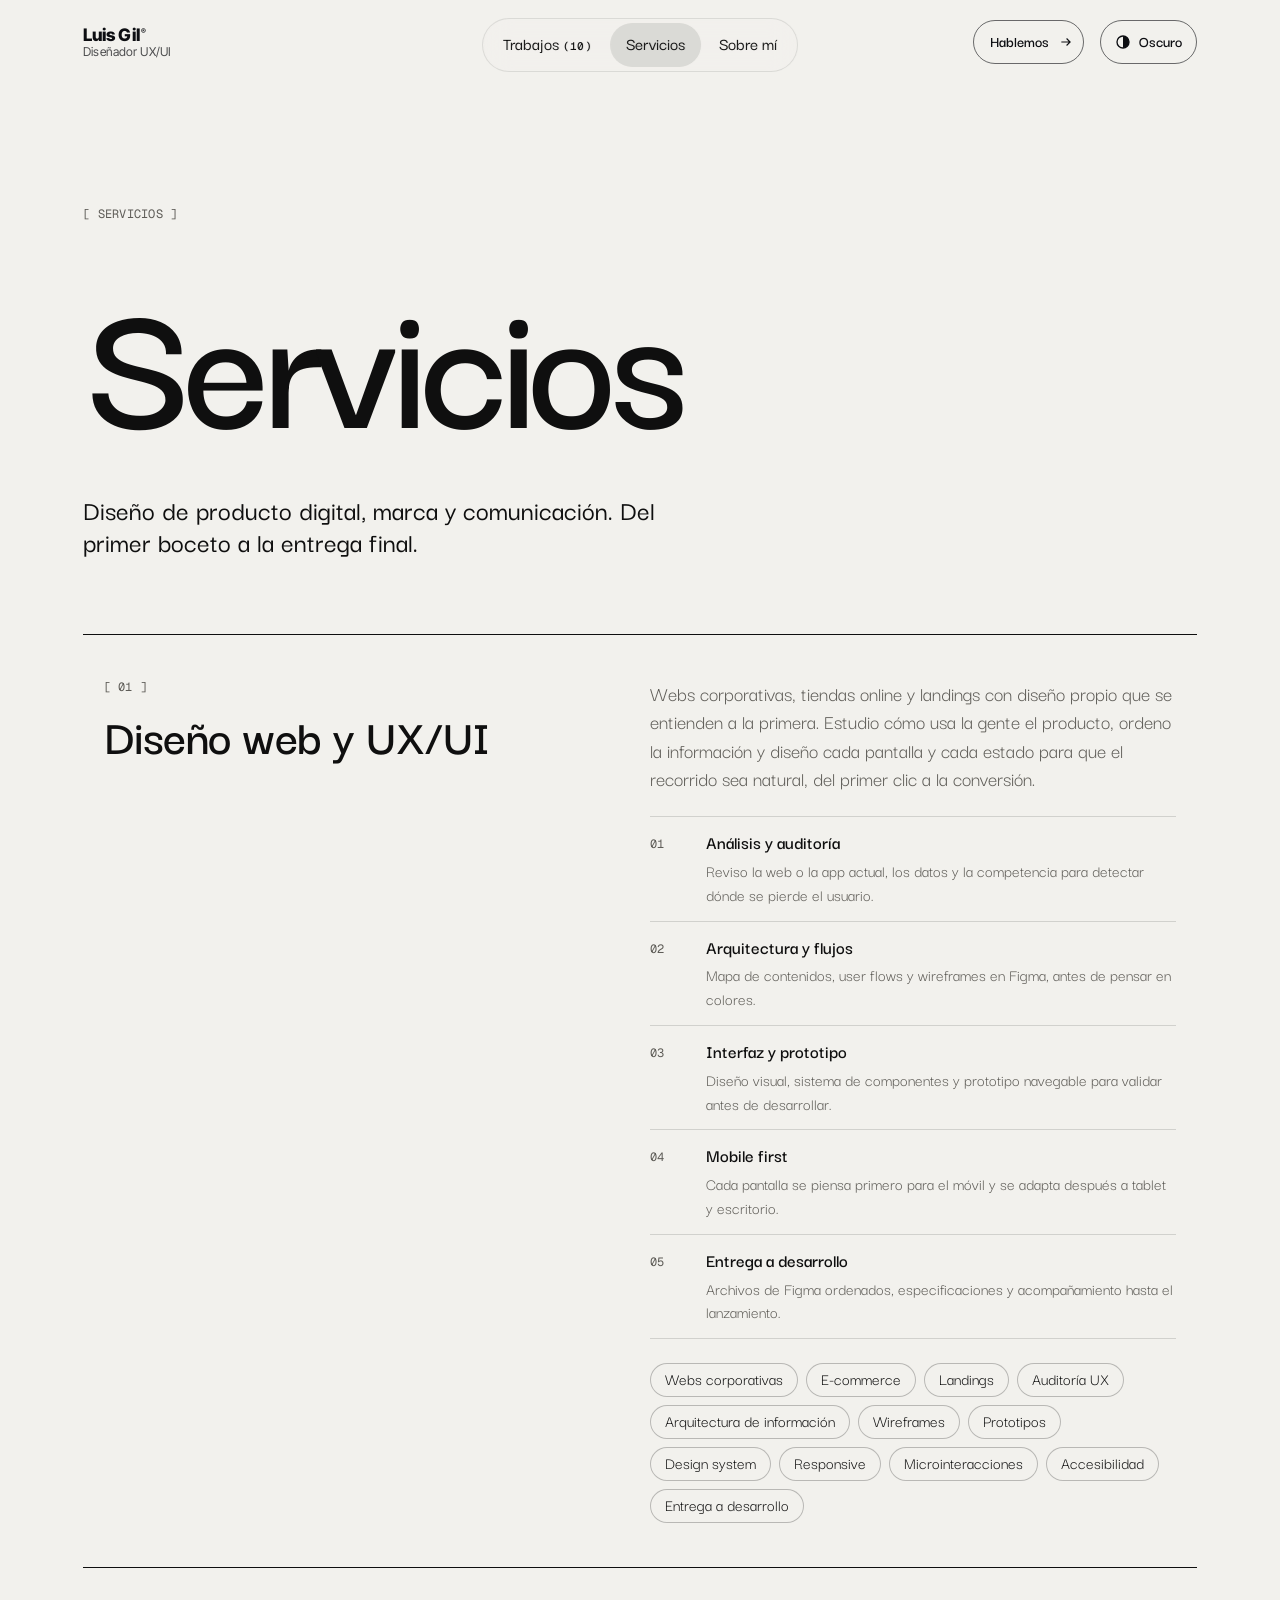
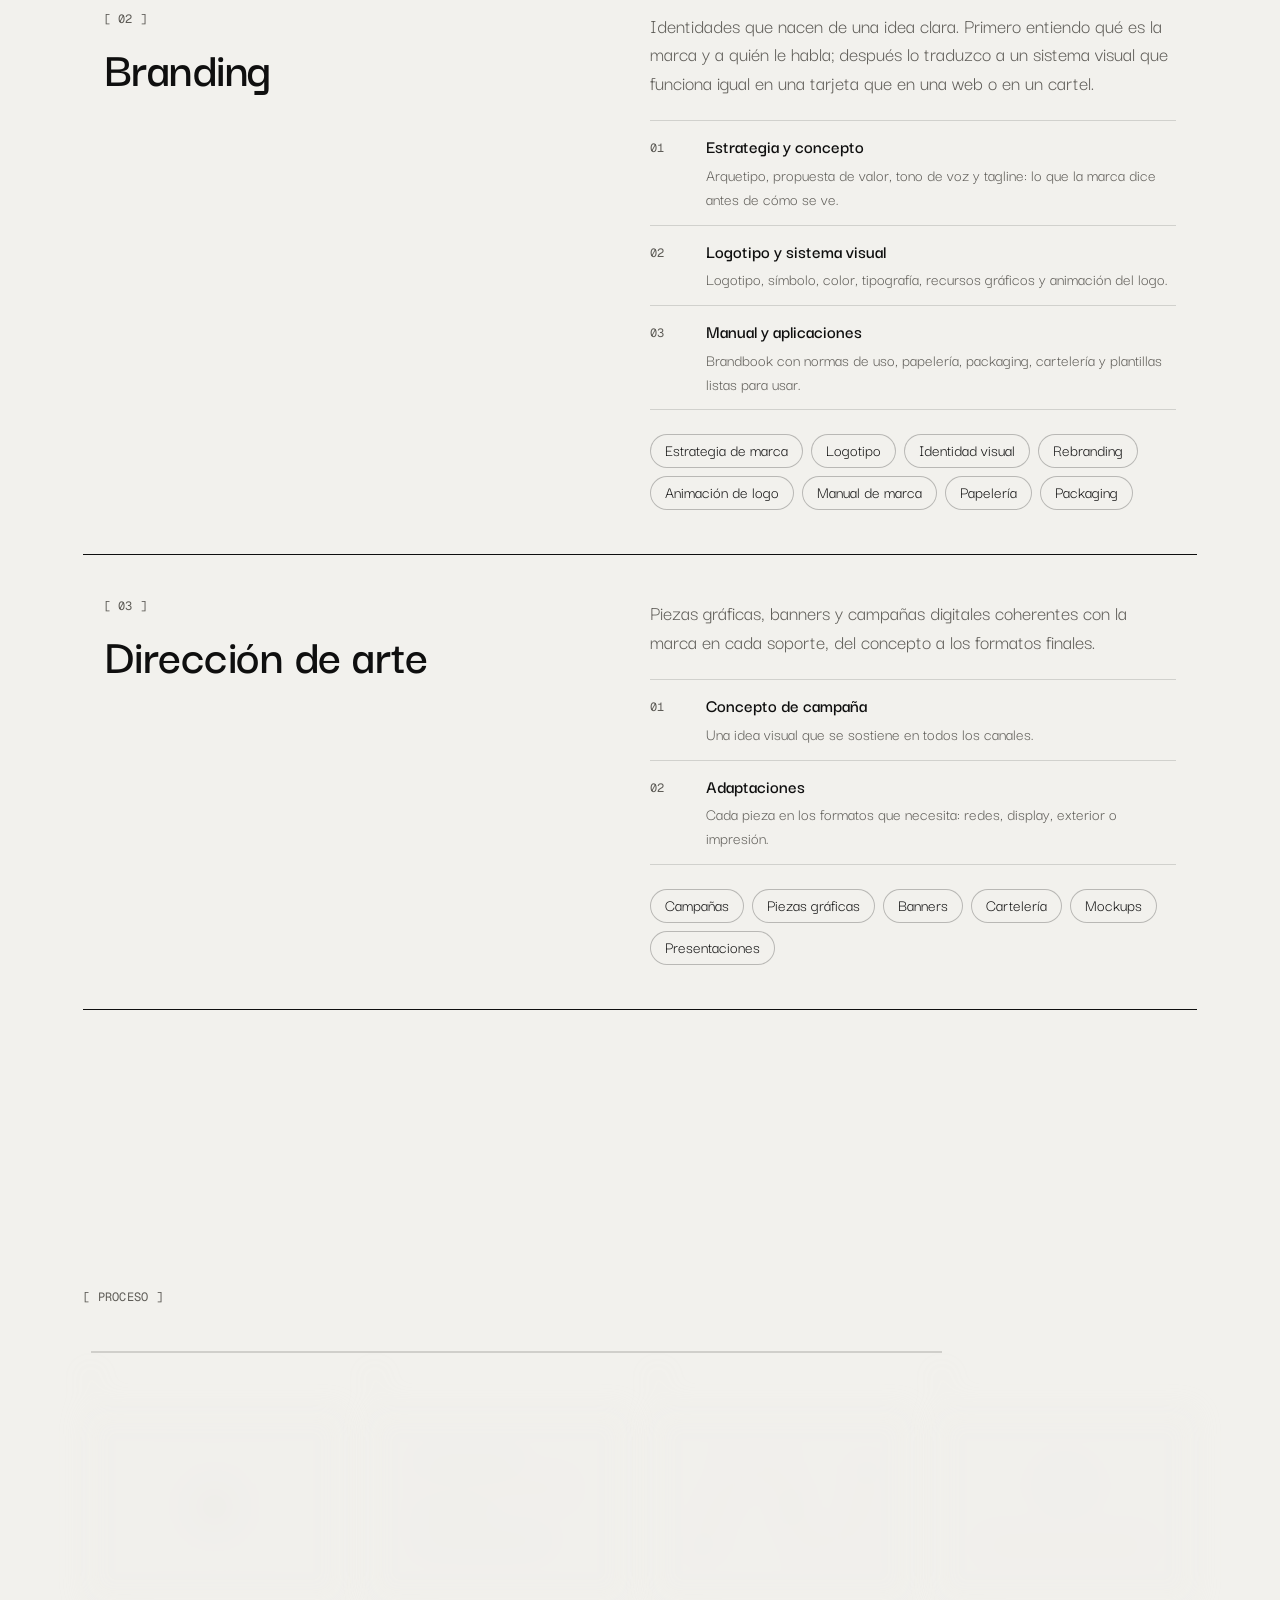
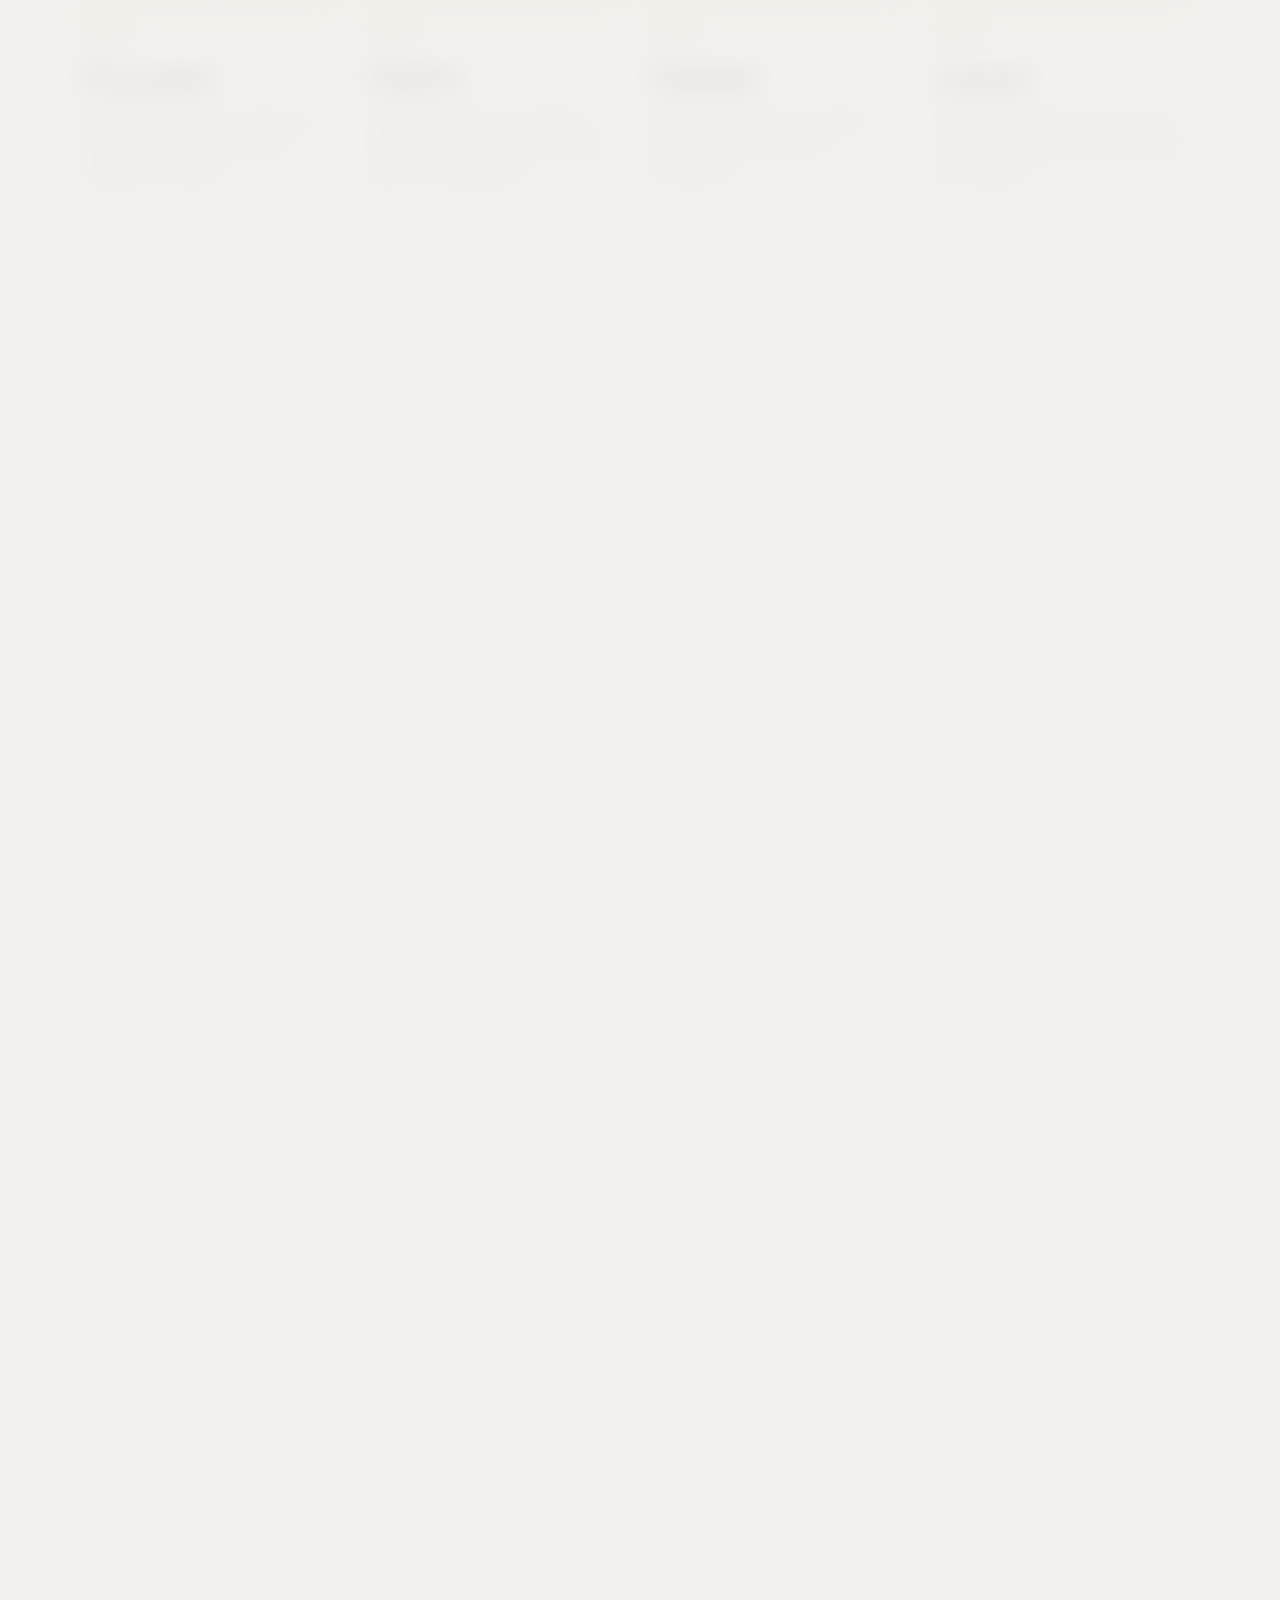
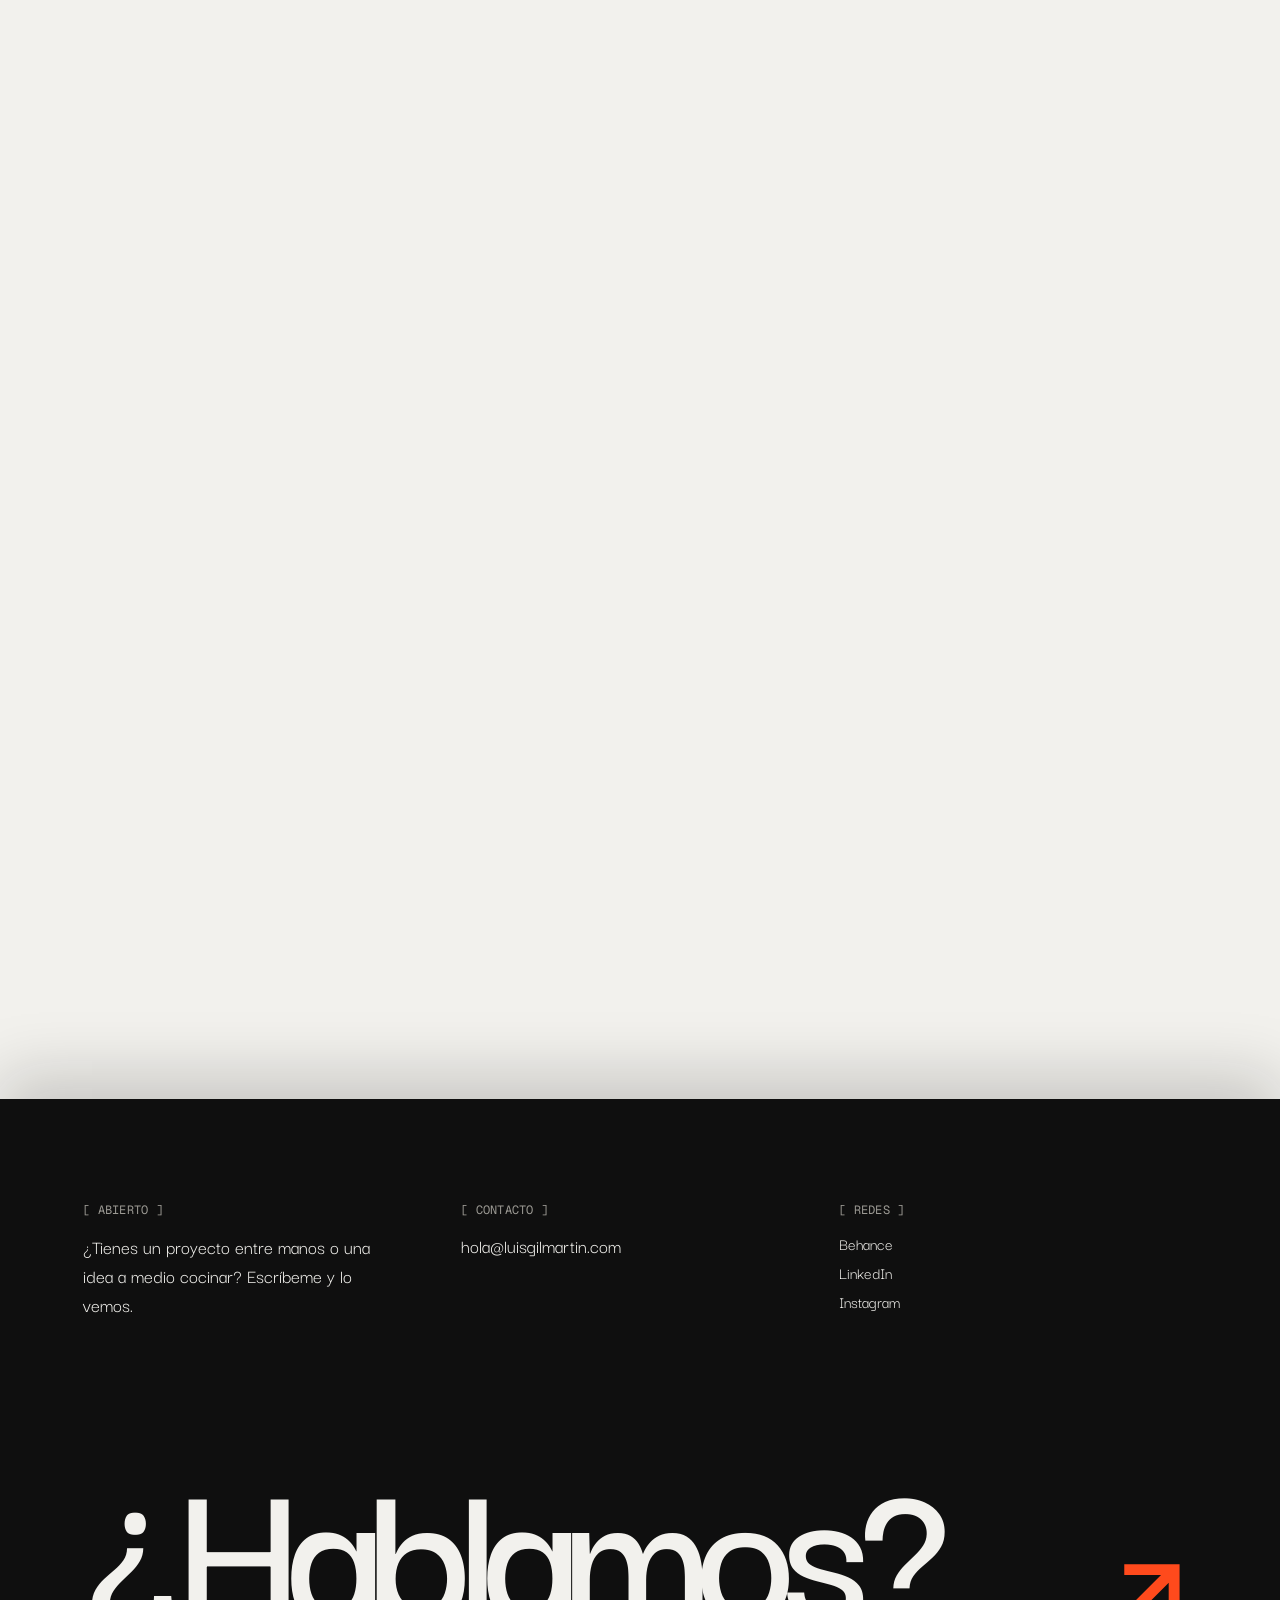
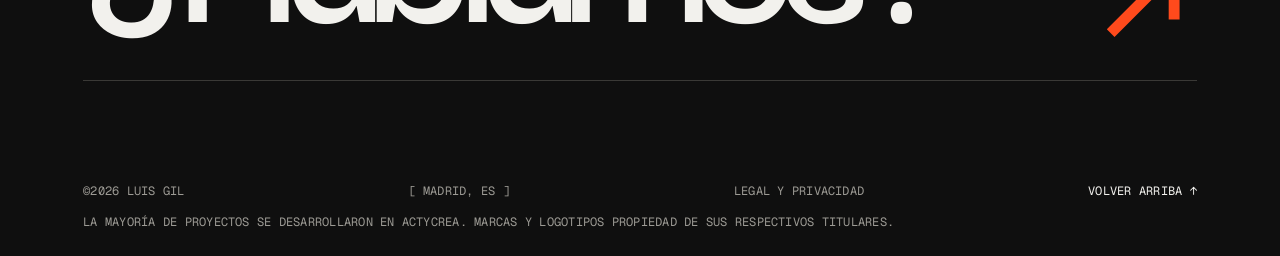
<file: servicios.html>
<!doctype html>
<html lang="es">
<head>
<meta charset="utf-8">
<meta name="robots" content="noindex, nofollow"><!-- TEMPORAL: quitar en el lanzamiento -->
<meta name="viewport" content="width=device-width, initial-scale=1, viewport-fit=cover">
<title>Servicios · Luis Gil</title>
<meta name="description" content="Portfolio de Luis Gil Martín, diseñador web y UX/UI en Madrid. Diseño web, branding y dirección de arte.">
<link rel="canonical" href="https://luisgilmartin.com/servicios.html">
<meta property="og:type" content="website"><meta property="og:locale" content="es_ES">
<meta property="og:title" content="Servicios · Luis Gil"><meta property="og:description" content="Portfolio de Luis Gil Martín, diseñador web y UX/UI en Madrid. Diseño web, branding y dirección de arte.">
<meta property="og:url" content="https://luisgilmartin.com/servicios.html"><meta property="og:image" content="https://luisgilmartin.com/thumb.jpg">
<meta name="twitter:card" content="summary_large_image">
<link rel="icon" href="favicon.svg" type="image/svg+xml">
<link rel="stylesheet" href="fonts/fonts.css">
<style>
body{margin:0;background:#F2F1ED}
.lg-root{--gm:clamp(20px,6.5vw,128px);--gg:clamp(12px,1.6vw,24px);--accent:#FF4A1C;--bg:#F2F1ED;--fg:#0F0F0F;--muted:#5E5C57;--muted2:#8A8780;--muted-inv:#B9B7B1;--line:rgba(15,15,15,.075);--gline:rgba(15,15,15,.04);--fbg:#0F0F0F;--ffg:#F2F1ED;--fmuted:#9C9A94;--fline:#3A3936;transition:background-color .5s ease,color .5s ease}
.lg-root.lg-dark{--bg:#121211;--fg:#EEEDE9;--muted:#A3A19B;--muted2:#77756F;--muted-inv:#55534E;--line:rgba(238,237,233,.07);--gline:rgba(238,237,233,.035);--fbg:#F2F1ED;--ffg:#0F0F0F;--fmuted:#5E5C57;--fline:#CFCDC7;color-scheme:dark}
body:has(.lg-dark){background:#121211}
.lg-theme{min-height:44px;padding:0 14px;border:1px solid rgba(255,255,255,.6);border-radius:999px;background:transparent;color:#FFFFFF;font:inherit;font-size:16px;font-weight:600;display:inline-flex;align-items:center;gap:8px;cursor:pointer}
.lg-theme{transition:background-color .35s ease,color .35s ease,border-color .35s ease}
.lg-theme:hover{border-color:#FFFFFF;background:#FFFFFF;color:#000000}
.lg-theme:hover svg{transform:rotate(180deg)}
.lg-dark .lg-theme:hover svg{transform:rotate(360deg)}
.lg-theme:focus-visible,.lg-burger:focus-visible{outline:2px solid #FFFFFF;outline-offset:3px}
.lg-theme svg{transition:transform .6s cubic-bezier(.7,0,.2,1)}
.lg-dark .lg-theme svg{transform:rotate(180deg)}
.lg-t-dark{display:none}
.lg-theme .lg-t-light,.lg-theme .lg-t-dark{position:relative;top:-1.25px}
.lg-dark .lg-t-dark{display:inline}
.lg-dark .lg-t-light{display:none}
::view-transition-old(root),::view-transition-new(root){animation:none;mix-blend-mode:normal}
a{color:#0F0F0F;text-decoration:none}a:hover{color:#5E5C57}
.lg-root *{box-sizing:border-box}
.lg-mono{font-family:'Geist Mono',ui-monospace,monospace;font-size:12px;letter-spacing:.02em;text-transform:uppercase}
.lg-link{position:relative;display:inline-block}
.lg-link::after{content:"";position:absolute;left:0;right:0;bottom:-3px;height:1px;background:currentColor;transform:scaleX(0);transform-origin:right;transition:transform .5s cubic-bezier(.2,.8,.2,1)}
.lg-link:hover::after{transform:scaleX(1);transform-origin:left}
.lg-line{display:inline-block;overflow:hidden;vertical-align:bottom;line-height:1;padding:.06em .14em .24em .02em;margin-right:-.12em;margin-bottom:-.22em}
.lg-line > .lg-rise:last-child{letter-spacing:0}
.lg-rise{display:inline-block;transform:translateY(105%);animation:lgRise 1.1s cubic-bezier(.2,.8,.2,1) forwards}
@keyframes lgRise{to{transform:translateY(0)}}
.lg-fade{opacity:0;animation:lgFade 1s ease forwards}
.lg-pic{clip-path:inset(0 50% 0 50%);animation:lgPicIn 1s cubic-bezier(.7,0,.2,1) 2.8s forwards}
@keyframes lgPicIn{to{clip-path:inset(0 0 0 0)}}
.lg-pic-cycle{animation:lgPicCycle 6s steps(1) 3.8s infinite}
@keyframes lgPicCycle{0%{background:#D9D4C7}20%{background:#2A2926}40%{background:#C9CFD0}60%{background:#E3D6CC}80%{background:#BDB9AE}}
@keyframes lgFade{to{opacity:1}}
.lg-curtain{position:fixed;inset:0;z-index:50;pointer-events:none;animation:lgCurtain 1.1s cubic-bezier(.7,0,.2,1) 1.85s forwards}
@keyframes lgCurtain{to{transform:translateY(-100%)}}
.lg-track{display:flex;gap:16px;width:max-content;animation:lgMarquee 38s linear infinite}
@keyframes lgMarquee{to{transform:translateX(calc(-50% - 8px))}}
.lg-card .lg-media{overflow:hidden}
.lg-card .lg-media > div{transition:transform 1s cubic-bezier(.2,.8,.2,1)}
.lg-card:hover .lg-media > div{transform:scale(1.04)}
.lg-card .lg-media{--mx:0%;--my:0%;--py:0%;--s:1.16;--lx:50%;--ly:50%}
.lg-card:hover .lg-media{--s:1.22}
.lg-card .lg-media > div{position:relative}
.lg-card .lg-media img{transform:translate3d(var(--mx),calc(var(--py) + var(--my)),0) scale(var(--s));transition:transform .7s cubic-bezier(.2,.8,.2,1),filter .5s ease;will-change:transform}
.lg-lens{position:absolute;inset:0;pointer-events:none;opacity:0;transition:opacity .4s ease;-webkit-mask-image:radial-gradient(circle clamp(130px,17vw,250px) at var(--lx) var(--ly),#000 55%,transparent 100%);mask-image:radial-gradient(circle clamp(130px,17vw,250px) at var(--lx) var(--ly),#000 55%,transparent 100%)}
@media (hover:hover) and (pointer:fine){.lg-card:hover .lg-lens{opacity:1}.lg-card:hover .lg-media img.lg-base{filter:blur(10px)}}
.lg-card .lg-arrow{transition:transform .5s cubic-bezier(.2,.8,.2,1)}
.lg-card:hover .lg-arrow{transform:translateX(6px) rotate(-45deg)}
.lg-cta .lg-roll{display:inline-block;overflow:hidden;line-height:1;vertical-align:bottom;padding:.04em .08em .04em 0;margin-right:-.15em;letter-spacing:0}
.lg-cta .lg-roll > span{position:relative;display:inline-block;transition:transform .6s cubic-bezier(.7,0,.2,1);transition-delay:calc(var(--i) * 35ms)}
.lg-cta .lg-roll > span::after{content:attr(data-l);position:absolute;left:0;top:calc(100% + .04em)}
.lg-cta:hover .lg-roll > span,.lg-cta:focus-visible .lg-roll > span{transform:translateY(calc(-100% - .04em))}
.lg-cta svg{transition:transform .6s cubic-bezier(.7,0,.2,1)}
.lg-cta:hover svg,.lg-cta:focus-visible svg{transform:rotate(45deg)}
@media (prefers-reduced-motion:reduce){.lg-cta .lg-roll > span,.lg-cta svg{transition:none}}
[hidden]{display:none !important}
.lg-burger{display:none}
.lg-wm{display:inline-block;overflow:hidden;vertical-align:bottom;padding:.12em 0 .14em;margin:-.12em 0 -.14em}
.lg-word{display:inline-block;transform:translate3d(0,112%,0);transition:transform .7s cubic-bezier(.16,1,.3,1) var(--d,0s)}
.is-revealed .lg-word{transform:none}
.lg-menu{animation:lgMenuFade .35s ease both}
@keyframes lgMenuFade{from{opacity:0}}
.lg-menu .lg-mrow,.lg-menu .lg-mfoot{animation:lgMenuIn .8s cubic-bezier(.2,.8,.2,1) both;animation-delay:calc(var(--i) * 70ms + 120ms)}
@keyframes lgMenuIn{from{opacity:0;transform:translateY(28px)}to{opacity:1;transform:none}}
.lg-mrow{display:grid;grid-template-columns:minmax(0,1fr) auto;align-items:center;padding:18px 0;border-bottom:1px solid #3A3936;color:#F2F1ED !important}
.lg-mrow .lg-mlabel{font-size:clamp(38px,11vw,52px);font-weight:500;line-height:1;letter-spacing:-0.01em;position:relative;top:-0.06em}
.lg-mrow[aria-current="page"] .lg-mlabel{color:#FF4A1C}
.lg-mrow svg{transition:transform .5s cubic-bezier(.2,.8,.2,1)}
.lg-mrow:hover svg,.lg-mrow:focus-visible svg{transform:rotate(-45deg)}
.lg-mclose{border-color:rgba(242,241,237,.6) !important;transition:background-color .35s ease,color .35s ease}
.lg-mclose:hover{background:#F2F1ED !important;color:#0F0F0F !important}
@media (prefers-reduced-motion:reduce){.lg-menu,.lg-menu .lg-mrow,.lg-menu .lg-mfoot{animation:none}}
.lg-btn-label{position:relative;top:-1.25px}
.lg-burger{transition:background-color .35s ease,color .35s ease,border-color .35s ease}
.lg-burger:hover{border-color:#FFFFFF !important;background:#FFFFFF !important;color:#000000 !important}
.lg-num{font-family:'Geist Mono',ui-monospace,monospace;font-size:12px;font-weight:400;letter-spacing:.02em;line-height:1.2;text-transform:uppercase;color:var(--accent-text) !important}
.lg-pviz svg *{vector-effect:non-scaling-stroke}
.lg-pin{position:relative;height:320vh}
.lg-pin-inner{position:sticky;top:0;height:100vh;display:flex;flex-direction:column;justify-content:flex-start;padding-top:clamp(110px,14vh,150px);padding-bottom:24px}
@media (max-width:860px){.lg-pin{height:auto}.lg-pin-inner{position:static;height:auto;padding-top:0;padding-bottom:clamp(120px,20vw,200px)}}
.lg-pviz{aspect-ratio:4 / 3;max-width:100%;border-radius:6px;background:color-mix(in srgb,var(--fg) 4%,var(--bg));overflow:hidden;margin-bottom:6px}
.lg-pviz svg{display:block;width:100%;height:100%}
.lg-pviz *{animation-play-state:paused !important}
.lg-step.is-on .lg-pviz *{animation-play-state:running !important}
.lg-rip{transform-box:fill-box;transform-origin:center;animation:lgRip 3.6s ease-out infinite}
@keyframes lgRip{0%{transform:scale(1);opacity:.9}100%{transform:scale(5.4);opacity:0}}
.lg-sort{animation:lgSort 4.5s cubic-bezier(.7,0,.2,1) infinite}
@keyframes lgSort{0%,18%{transform:translateY(0)}45%,80%{transform:translateY(var(--dy))}100%{transform:translateY(0)}}
.lg-draw{stroke-dasharray:520;stroke-dashoffset:520;animation:lgDraw 4.5s cubic-bezier(.6,0,.3,1) infinite}
@keyframes lgDraw{0%,8%{stroke-dashoffset:520;opacity:1}55%,85%{stroke-dashoffset:0;opacity:1}100%{stroke-dashoffset:0;opacity:0}}
.lg-pen{offset-path:path('M80 210 C120 70 200 70 215 150 S320 240 330 95');offset-rotate:0deg;animation:lgPen 4.5s cubic-bezier(.6,0,.3,1) infinite}
@keyframes lgPen{0%,8%{offset-distance:0%;opacity:1}55%,85%{offset-distance:100%;opacity:1}100%{offset-distance:100%;opacity:0}}
.lg-bar{transform-box:fill-box;transform-origin:left center;animation:lgBar 4.5s cubic-bezier(.6,0,.3,1) infinite}
@keyframes lgBar{0%,10%{transform:scaleX(0)}55%,88%{transform:scaleX(1)}100%{transform:scaleX(0)}}
.lg-ok{transform-box:fill-box;transform-origin:center;animation:lgOk 4.5s cubic-bezier(.2,.8,.2,1) infinite}
@keyframes lgOk{0%,55%{transform:scale(0);opacity:0}65%,88%{transform:scale(1);opacity:1}100%{transform:scale(1);opacity:0}}
.lg-tick{stroke-dasharray:60;stroke-dashoffset:60;animation:lgTick 4.5s ease infinite}
@keyframes lgTick{0%,62%{stroke-dashoffset:60}74%,88%{stroke-dashoffset:0}100%{stroke-dashoffset:0}}
@media (prefers-reduced-motion:reduce){.lg-pviz *{animation:none !important}.lg-draw,.lg-tick{stroke-dashoffset:0}.lg-bar,.lg-ok{transform:none;opacity:1}.lg-rip{opacity:.4}}
.lg-proc{position:relative;padding-top:38px}
.lg-proc-line{position:absolute;top:7px;left:0;width:0;height:2px;background:color-mix(in srgb,var(--fg) 15%,transparent)}
.lg-proc-fill{position:absolute;inset:0;background:var(--accent);transform-origin:left top;transform:scaleX(0)}
.lg-proc.is-vertical .lg-proc-line{width:2px}
.lg-proc.is-vertical .lg-proc-fill{transform:scaleY(0)}
.lg-step{position:relative;will-change:opacity,filter,transform}
.lg-step-dot{position:absolute;top:-38px;left:0;width:16px;height:16px;border-radius:50%;background:var(--bg);border:2px solid color-mix(in srgb,var(--fg) 35%,transparent);transition:background-color .4s ease,border-color .4s ease,transform .5s cubic-bezier(.2,.8,.2,1)}
.lg-step.is-on .lg-step-dot{background:var(--accent);border-color:var(--accent);transform:scale(1.3)}
.lg-step.is-on .lg-step-num{color:var(--accent-text) !important}
@media (max-width:860px){.lg-proc{padding-top:0;row-gap:48px !important}.lg-step{padding-left:36px}.lg-step-dot{top:2px}}

.lg-cols{display:grid;grid-template-columns:repeat(12,minmax(0,1fr));column-gap:var(--gg);row-gap:24px}
.lg-cols > *{min-width:0}
.lg-nav-pill .lg-link[aria-current="page"]{background:color-mix(in srgb,var(--fg) 10%,transparent)}
.lg-tag{background:var(--bg);display:inline-flex;align-items:center;min-height:34px;padding:0 14px 4px;border:1px solid color-mix(in srgb,var(--fg) 25%,transparent);border-radius:999px;font-size:17px}
@media (max-width:860px){.lg-cols > *{grid-column:1 / -1 !important}}
.lg-nav-pill{position:fixed;top:18px;left:50%;transform:translateX(-50%);z-index:21;background:color-mix(in srgb,var(--bg) 80%,transparent);-webkit-backdrop-filter:blur(14px);backdrop-filter:blur(14px);border:1px solid color-mix(in srgb,var(--fg) 10%,transparent);border-radius:999px;padding:4px}
.lg-nav-pill .lg-link{color:var(--fg) !important;padding:7px 16px 9px;line-height:1.2;border-radius:999px;transition:background-color .3s ease}
.lg-nav-pill .lg-link:hover{background:color-mix(in srgb,var(--fg) 8%,transparent)}
.lg-nav-pill .lg-link::after{left:16px;right:16px;bottom:7px}
@media (max-width:560px){
.lg-name{grid-template-columns:minmax(0,1fr) !important;font-size:min(calc((100vw - 2 * var(--gm)) / 1.42),260px) !important;row-gap:0;--lg-gap-b:-.23em}
.lg-name > .lg-line{justify-self:center !important;padding:.06em .07em .02em !important;margin:0 !important}
.lg-name > .lg-line:first-of-type{margin-bottom:var(--lg-gap-a,0) !important}
.lg-name > .lg-line:last-of-type{margin-top:var(--lg-gap-b,0) !important}
.lg-name > .lg-pic{width:100% !important;height:auto !important;aspect-ratio:1.85;align-self:auto !important;border-radius:8px !important}
}
.lg-pw{display:inline-block;white-space:nowrap}
.lg-pl{display:inline-block;font-weight:500}
.lg-cursor{position:fixed;left:0;top:0;width:14px;height:14px;margin:-7px 0 0 -7px;border-radius:50%;background:#FF4A1C;pointer-events:none;z-index:60;opacity:0;transition:width .35s cubic-bezier(.2,.8,.2,1),height .35s cubic-bezier(.2,.8,.2,1),margin .35s cubic-bezier(.2,.8,.2,1),opacity .3s ease;will-change:transform}
.lg-cursor.is-on{opacity:1}
.lg-cursor.is-hover{width:56px;height:56px;margin:-28px 0 0 -28px;opacity:.85}
@media (hover:hover) and (pointer:fine){.lg-root,.lg-root a,.lg-root button{cursor:none}}
@media (hover:none),(pointer:coarse){.lg-cursor{display:none}}
html,body{overflow-x:clip}
.lg-grid{position:fixed;inset:0;z-index:0;pointer-events:none;display:grid;grid-template-columns:repeat(12,minmax(0,1fr));column-gap:var(--gg);padding-left:var(--gm);padding-right:var(--gm)}
.lg-grid > span{border-left:1px solid var(--gline,var(--line));border-right:1px solid var(--gline,var(--line));transform-origin:top;transform:scaleY(0);animation:lgGridIn 1.4s cubic-bezier(.7,0,.2,1) forwards}
.lg-main{position:sticky;z-index:1}
.lg-root > footer{position:relative;z-index:2;box-shadow:0 -24px 60px rgba(15,15,15,.18)}
.lg-shade{position:absolute;inset:0;background:#0F0F0F;opacity:0;pointer-events:none;z-index:5}
@keyframes lgGridIn{to{transform:scaleY(1)}}
@media (max-width:860px){.lg-grid{grid-template-columns:repeat(4,minmax(0,1fr))}.lg-grid > span:nth-child(n+5){display:none}}
@media (max-width:860px){
.lg-nav{display:none !important}
.lg-burger{display:inline-flex}
.lg-works{grid-template-columns:minmax(0,1fr) !important}
.lg-works > a{margin-top:0 !important}
.lg-svcs{grid-template-columns:minmax(0,1fr) !important}
.lg-split{flex-direction:column !important;align-items:flex-start !important}
}
@media (prefers-reduced-motion:reduce){
.lg-rise{animation:none;transform:none}
.lg-pic{animation:none;clip-path:none}
.lg-pic-cycle{animation:none}
.lg-fade{animation:none;opacity:1}
.lg-curtain{display:none}
.lg-grid > span{animation:none;transform:none}
.lg-track{animation:none}
}
/* Scroll reveal ( added by JS only, so content stays visible without it ) */
.lg-rv{opacity:0;transform:translate3d(0,48px,0);transition:opacity .6s ease var(--rd,0s),transform .8s cubic-bezier(.16,1,.3,1) var(--rd,0s) !important}
.lg-rv.is-in{opacity:1;transform:none}
.lg-rv-media{clip-path:inset(100% 0 0 0);transition:clip-path .7s cubic-bezier(.7,0,.2,1) var(--rd,0s) !important}
.lg-rv-media img{scale:1.22;backface-visibility:hidden;transition:scale .95s cubic-bezier(.16,1,.3,1) var(--rd,0s) !important}
.lg-rv-media.is-in{clip-path:inset(0 0 0 0)}
.lg-rv-media.is-in img{scale:1}
.lg-card .lg-rv-media{clip-path:none !important;opacity:0;transition:opacity .7s ease var(--rd,0s) !important}
.lg-card .lg-rv-media img{scale:1 !important}
.lg-card .lg-rv-media.is-in{opacity:1}
.lg-card .lg-media{background:var(--bg)}
/* Main buttons */
.lg-btn{position:relative;isolation:isolate;overflow:hidden;display:inline-flex !important;align-items:center;gap:14px !important;min-height:52px !important;padding:0 6px 0 22px;border:1px solid var(--fg);border-radius:999px;color:var(--fg) !important;font-size:18px !important;font-weight:600 !important;line-height:1;transition:color .45s cubic-bezier(.7,0,.2,1),border-color .45s ease}
.lg-btn::before{content:"";position:absolute;z-index:-1;right:6px;top:50%;width:40px;height:40px;margin-top:-20px;border-radius:50%;background:var(--fg);transform:scale(1);transition:transform .7s cubic-bezier(.7,0,.2,1)}
.lg-btn > .lg-btn-t{position:relative;top:-1px}
.lg-btn .lg-mono{color:inherit;opacity:.6;margin-left:-8px}
.lg-btn-ic{display:inline-flex;align-items:center;justify-content:center;flex:none;width:40px;height:40px;border-radius:50%;background:var(--fg);color:var(--bg);overflow:hidden;transition:background-color .45s ease,color .45s ease,transform .6s cubic-bezier(.7,0,.2,1)}
.lg-btn-ic svg{width:15px;height:15px}
.lg-btn:hover,.lg-btn:focus-visible{color:var(--bg) !important;transition:color .3s ease .2s,border-color .45s ease}
.lg-btn:hover::before,.lg-btn:focus-visible::before{transform:scale(16)}
.lg-btn:hover .lg-btn-ic,.lg-btn:focus-visible .lg-btn-ic{transform:rotate(-45deg)}
.lg-btn:focus-visible{outline:2px solid var(--accent);outline-offset:3px}
@keyframes lgArrowLoop{0%{transform:none}49%{transform:translateX(160%)}50%{transform:translateX(-160%)}100%{transform:none}}
.lg-hbtn{min-height:44px;padding:0 10px 0 16px;border:1px solid rgba(255,255,255,.6);border-radius:999px;color:#FFFFFF;font-size:16px !important;font-weight:600 !important;display:inline-flex;align-items:center;gap:10px !important;transition:background-color .35s ease,color .35s ease,border-color .35s ease}
.lg-hbtn > span{position:relative;top:-1.25px}
.lg-hbtn svg{transition:transform .5s cubic-bezier(.2,.8,.2,1)}
.lg-hbtn:hover,.lg-hbtn:focus-visible{background:#FFFFFF;border-color:#FFFFFF;color:#000000 !important}
.lg-hbtn:hover svg,.lg-hbtn:focus-visible svg{transform:rotate(-45deg)}
.lg-hbtn:focus-visible{outline:2px solid #FFFFFF;outline-offset:3px}
@media (prefers-reduced-motion:reduce){.lg-btn::before,.lg-btn,.lg-btn-ic,.lg-hbtn,.lg-hbtn svg{transition:none}.lg-btn:hover .lg-btn-ic{transform:none}}
/* Illustrations: a touch finer than the original drawing */
.lg-sviz svg [stroke-width="1"],.lg-pviz svg [stroke-width="1"],.lg-viz svg [stroke-width="1"]{stroke-width:.6px}
.lg-sviz svg [stroke-width="1.5"],.lg-pviz svg [stroke-width="1.5"],.lg-viz svg [stroke-width="1.5"]{stroke-width:1px}
.lg-sviz svg [stroke-width="2"],.lg-pviz svg [stroke-width="2"],.lg-viz svg [stroke-width="2"]{stroke-width:1.3px}
/* Design review fixes: dark-mode links, readable accent text, touch targets, small text */
.lg-root{--accent-text:#C9350C}
.lg-root.lg-dark{--accent-text:#FF4A1C}
.lg-root a{color:var(--fg)}
.lg-root a:hover{color:var(--muted)}
.lg-main a.lg-link,.lg-root footer a.lg-link{padding-block:12px;margin-block:-12px}
.lg-main a.lg-link::after,.lg-root footer a.lg-link::after{bottom:9px}
.lg-nav-pill a.lg-link{padding:10px 16px 12px}
.lg-nav-pill a.lg-link::after{bottom:10px}
.lg-root > header > a:first-child{padding-block:5px;margin-block:-5px}
.lg-slot-info .lg-mono{color:var(--fg) !important}
.lg-track > div:has(> img)::after{content:"";position:absolute;inset:auto 0 0;height:60%;background:linear-gradient(to top,rgba(0,0,0,.55),rgba(0,0,0,0));pointer-events:none}
.lg-track > div > img + .lg-mono{z-index:1}
.lg-main a.lg-link.lg-mono,.lg-root footer .lg-mono a.lg-link{padding-block:14px;margin-block:-14px}
.lg-main a.lg-link.lg-mono::after,.lg-root footer .lg-mono a.lg-link::after{bottom:11px}
.lg-grid{display:none !important}
.sv-pts{list-style:none;margin:0;padding:0;max-width:560px;border-top:1px solid color-mix(in srgb,var(--fg) 14%,transparent)}.sv-pts li{display:grid;grid-template-columns:44px 1fr;gap:12px;padding:14px 0;border-bottom:1px solid color-mix(in srgb,var(--fg) 14%,transparent)}.sv-pts .lg-mono{color:var(--muted);padding-top:5px}.sv-pts strong{display:block;font-size:19px;font-weight:600;line-height:1.25}.sv-pts p{margin:4px 0 0;font-size:17px;line-height:1.4;color:var(--muted)}
</style>
</head>
<body>

<div class="lg-root" style="width: 100%; min-height: 100vh; background: var(--bg); color: var(--fg); font-family: 'Darker Grotesque', system-ui, sans-serif; font-size: 18px; position: relative">


<div class="lg-grid" aria-hidden="true"><span style="animation-delay: 0.20s"></span><span style="animation-delay: 0.26s"></span><span style="animation-delay: 0.32s"></span><span style="animation-delay: 0.38s"></span><span style="animation-delay: 0.44s"></span><span style="animation-delay: 0.50s"></span><span style="animation-delay: 0.56s"></span><span style="animation-delay: 0.62s"></span><span style="animation-delay: 0.68s"></span><span style="animation-delay: 0.74s"></span><span style="animation-delay: 0.80s"></span><span style="animation-delay: 0.86s"></span></div>


<div class="lg-cursor" aria-hidden="true" style="background: #FF4A1C"></div>


<header style="position: sticky; top: 0; z-index: 20; mix-blend-mode: difference; color: #FFFFFF; padding: 20px var(--gm); display: flex; align-items: center; justify-content: space-between; gap: 24px">
<a href="index.html" aria-label="Luis Gil, Diseñador UX/UI, inicio" style="font-family: 'Inter Tight', system-ui, sans-serif; display: inline-flex; flex-direction: column; gap: 2px; color: #FFFFFF; line-height: 1">
<span style="font-weight: 800; font-size: clamp(16px, 1.35vw, 20px); letter-spacing: 0">Luis Gil<sup style="font-size: 0.45em; font-weight: 500; letter-spacing: 0; margin-left: 1px; vertical-align: 0.9em">®</sup></span>
<span style="font-weight: 400; font-size: clamp(12px, 0.95vw, 14px); letter-spacing: 0.01em; opacity: 0.72">Diseñador UX/UI</span>
</a>
<div style="display: flex; align-items: center; gap: 16px">
<a class="lg-hbtn lg-nav" href="#contacto" style="color: #FFFFFF"><span>Hablemos</span>
<svg width="14" height="14" viewBox="0 0 24 24" aria-hidden="true"><path d="M4 12h15M13 6l6 6-6 6" fill="none" stroke="currentColor" stroke-width="2"></path></svg></a>
<button class="lg-theme" type="button" data-theme-toggle aria-label="Cambiar entre modo claro y oscuro"><svg width="16" height="16" viewBox="0 0 24 24" aria-hidden="true"><circle cx="12" cy="12" r="9" fill="none" stroke="currentColor" stroke-width="2"></circle><path d="M12 3a9 9 0 0 1 0 18z" fill="currentColor"></path></svg><span class="lg-t-light">Oscuro</span><span class="lg-t-dark">Claro</span></button>
<button class="lg-burger" type="button" data-menu-open style="min-height: 44px; padding: 0 16px; border: 1px solid rgba(255,255,255,.6); border-radius: 999px; background: transparent; color: #FFFFFF; font: inherit; font-size: 16px; font-weight: 600; align-items: center; cursor: pointer"><span class="lg-btn-label">Menú</span></button>
</div>
</header>
<nav class="lg-nav lg-nav-pill" aria-label="Principal" style="display: flex; align-items: center; gap: 2px; font-size: 18px; font-weight: 500">
<a class="lg-link" href="trabajos.html">Trabajos <span class="lg-mono" style="font-size: 11px">(10)</span></a>
<a class="lg-link" aria-current="page" href="servicios.html">Servicios</a>
<a class="lg-link" href="sobre-mi.html">Sobre mí</a>
</nav>

<div class="lg-main" style="top: 0px">
<div class="lg-shade" aria-hidden="true" style="opacity: 0"></div>
<section style="padding: calc(74px + clamp(56px, 9vw, 140px)) var(--gm) clamp(48px, 6vw, 96px); margin-top: -74px">
<span class="lg-mono lg-fade" style="color: var(--muted); animation-delay: .15s">[ Servicios ]</span>
<h1 aria-label="Servicios" style="margin: clamp(12px, 2vw, 24px) 0 0; font-size: clamp(72px, 15vw, 240px); line-height: 1; letter-spacing: -0.04em; font-weight: 600; white-space: nowrap"><span class="lg-line" aria-hidden="true"><span class="lg-rise" style="animation-delay: 0.25s">S</span><span class="lg-rise" style="animation-delay: 0.29s">e</span><span class="lg-rise" style="animation-delay: 0.34s">r</span><span class="lg-rise" style="animation-delay: 0.39s">v</span><span class="lg-rise" style="animation-delay: 0.43s">i</span><span class="lg-rise" style="animation-delay: 0.47s">c</span><span class="lg-rise" style="animation-delay: 0.52s">i</span><span class="lg-rise" style="animation-delay: 0.56s">o</span><span class="lg-rise" style="animation-delay: 0.61s">s</span></span></h1>
<p class="lg-fade" style="margin: clamp(20px, 3vw, 40px) 0 0; max-width: 640px; font-size: clamp(22px, 2.2vw, 32px); line-height: 1.15; font-weight: 500; animation-delay: .7s">Diseño de producto digital, marca y comunicación. Del primer boceto a la entrega final.</p>
</section>
<section aria-label="Lista de servicios" style="padding: 0 var(--gm) clamp(96px, 12vw, 180px)">
<div style="border-top: 1px solid var(--fg)">
<article class="lg-row lg-cols" style="padding: clamp(32px, 3.4vw, 52px) clamp(16px, 1.6vw, 24px); border-bottom: 1px solid var(--fg)">
<div style="grid-column: span 6; display: flex; flex-direction: column; gap: 14px"><span class="lg-mono" style="color: var(--muted)">[ 01 ]</span><h2 style="margin: 0; font-size: clamp(36px, 4vw, 60px); line-height: 1; letter-spacing: -0.01em; font-weight: 600">Diseño web y UX/UI</h2></div>
<div style="grid-column: span 6; display: flex; flex-direction: column; gap: 24px">
<p class="lg-muted" style="margin: 0; max-width: 560px; font-size: 21px; line-height: 1.35; color: var(--muted)">Webs corporativas, tiendas online y landings con diseño propio que se entienden a la primera. Estudio cómo usa la gente el producto, ordeno la información y diseño cada pantalla y cada estado para que el recorrido sea natural, del primer clic a la conversión.</p>
<ul class="sv-pts"><li><span class="lg-mono">01</span><div><strong>Análisis y auditoría</strong><p>Reviso la web o la app actual, los datos y la competencia para detectar dónde se pierde el usuario.</p></div></li><li><span class="lg-mono">02</span><div><strong>Arquitectura y flujos</strong><p>Mapa de contenidos, user flows y wireframes en Figma, antes de pensar en colores.</p></div></li><li><span class="lg-mono">03</span><div><strong>Interfaz y prototipo</strong><p>Diseño visual, sistema de componentes y prototipo navegable para validar antes de desarrollar.</p></div></li><li><span class="lg-mono">04</span><div><strong>Mobile first</strong><p>Cada pantalla se piensa primero para el móvil y se adapta después a tablet y escritorio.</p></div></li><li><span class="lg-mono">05</span><div><strong>Entrega a desarrollo</strong><p>Archivos de Figma ordenados, especificaciones y acompañamiento hasta el lanzamiento.</p></div></li></ul>
<div style="display: flex; flex-wrap: wrap; gap: 8px"><span class="lg-tag">Webs corporativas</span><span class="lg-tag">E-commerce</span><span class="lg-tag">Landings</span><span class="lg-tag">Auditoría UX</span><span class="lg-tag">Arquitectura de información</span><span class="lg-tag">Wireframes</span><span class="lg-tag">Prototipos</span><span class="lg-tag">Design system</span><span class="lg-tag">Responsive</span><span class="lg-tag">Microinteracciones</span><span class="lg-tag">Accesibilidad</span><span class="lg-tag">Entrega a desarrollo</span></div>
</div>
</article>
<article class="lg-row lg-cols" style="padding: clamp(32px, 3.4vw, 52px) clamp(16px, 1.6vw, 24px); border-bottom: 1px solid var(--fg)">
<div style="grid-column: span 6; display: flex; flex-direction: column; gap: 14px"><span class="lg-mono" style="color: var(--muted)">[ 02 ]</span><h2 style="margin: 0; font-size: clamp(36px, 4vw, 60px); line-height: 1; letter-spacing: -0.01em; font-weight: 600">Branding</h2></div>
<div style="grid-column: span 6; display: flex; flex-direction: column; gap: 24px">
<p class="lg-muted" style="margin: 0; max-width: 560px; font-size: 21px; line-height: 1.35; color: var(--muted)">Identidades que nacen de una idea clara. Primero entiendo qué es la marca y a quién le habla; después lo traduzco a un sistema visual que funciona igual en una tarjeta que en una web o en un cartel.</p>
<ul class="sv-pts"><li><span class="lg-mono">01</span><div><strong>Estrategia y concepto</strong><p>Arquetipo, propuesta de valor, tono de voz y tagline: lo que la marca dice antes de cómo se ve.</p></div></li><li><span class="lg-mono">02</span><div><strong>Logotipo y sistema visual</strong><p>Logotipo, símbolo, color, tipografía, recursos gráficos y animación del logo.</p></div></li><li><span class="lg-mono">03</span><div><strong>Manual y aplicaciones</strong><p>Brandbook con normas de uso, papelería, packaging, cartelería y plantillas listas para usar.</p></div></li></ul>
<div style="display: flex; flex-wrap: wrap; gap: 8px"><span class="lg-tag">Estrategia de marca</span><span class="lg-tag">Logotipo</span><span class="lg-tag">Identidad visual</span><span class="lg-tag">Rebranding</span><span class="lg-tag">Animación de logo</span><span class="lg-tag">Manual de marca</span><span class="lg-tag">Papelería</span><span class="lg-tag">Packaging</span></div>
</div>
</article>
<article class="lg-row lg-cols" style="padding: clamp(32px, 3.4vw, 52px) clamp(16px, 1.6vw, 24px); border-bottom: 1px solid var(--fg)">
<div style="grid-column: span 6; display: flex; flex-direction: column; gap: 14px"><span class="lg-mono" style="color: var(--muted)">[ 03 ]</span><h2 style="margin: 0; font-size: clamp(36px, 4vw, 60px); line-height: 1; letter-spacing: -0.01em; font-weight: 600">Dirección de arte</h2></div>
<div style="grid-column: span 6; display: flex; flex-direction: column; gap: 24px">
<p class="lg-muted" style="margin: 0; max-width: 560px; font-size: 21px; line-height: 1.35; color: var(--muted)">Piezas gráficas, banners y campañas digitales coherentes con la marca en cada soporte, del concepto a los formatos finales.</p>
<ul class="sv-pts"><li><span class="lg-mono">01</span><div><strong>Concepto de campaña</strong><p>Una idea visual que se sostiene en todos los canales.</p></div></li><li><span class="lg-mono">02</span><div><strong>Adaptaciones</strong><p>Cada pieza en los formatos que necesita: redes, display, exterior o impresión.</p></div></li></ul>
<div style="display: flex; flex-wrap: wrap; gap: 8px"><span class="lg-tag">Campañas</span><span class="lg-tag">Piezas gráficas</span><span class="lg-tag">Banners</span><span class="lg-tag">Cartelería</span><span class="lg-tag">Mockups</span><span class="lg-tag">Presentaciones</span></div>
</div>
</article>
</div>
</section>
<div class="lg-pin">
<section aria-labelledby="proceso" class="lg-pin-inner" style="padding-left: var(--gm); padding-right: var(--gm)">
<h2 id="proceso" class="lg-mono" style="margin: 0 0 clamp(24px, 3vw, 40px); font-weight: 400; color: var(--muted)">[ Proceso ]</h2>
<div class="lg-proc lg-cols">
<div class="lg-proc-line" aria-hidden="true"><span class="lg-proc-fill"></span></div>
<div class="lg-step" style="grid-column: span 3; display: flex; flex-direction: column; gap: 14px">
<span class="lg-step-dot" aria-hidden="true"></span>
<div class="lg-pviz"><svg viewBox="0 0 400 300" role="img" aria-label="Ondas que se expanden desde un punto, como al escuchar"><circle cx="200" cy="150" r="46" fill="none" stroke="color-mix(in srgb, var(--fg) 18%, transparent)" stroke-width="1" stroke-dasharray="2 5"></circle><circle cx="200" cy="150" r="82" fill="none" stroke="color-mix(in srgb, var(--fg) 18%, transparent)" stroke-width="1" stroke-dasharray="2 5"></circle><circle cx="200" cy="150" r="118" fill="none" stroke="color-mix(in srgb, var(--fg) 18%, transparent)" stroke-width="1" stroke-dasharray="2 5"></circle><circle class="lg-rip" cx="200" cy="150" r="22" fill="none" stroke="var(--fg)" stroke-width="1" vector-effect="non-scaling-stroke" style="animation-delay: 0s"></circle><circle class="lg-rip" cx="200" cy="150" r="22" fill="none" stroke="var(--fg)" stroke-width="1" vector-effect="non-scaling-stroke" style="animation-delay: 1.2s"></circle><circle class="lg-rip" cx="200" cy="150" r="22" fill="none" stroke="var(--fg)" stroke-width="1" vector-effect="non-scaling-stroke" style="animation-delay: 2.4s"></circle><path d="M200 128 V140 M200 160 V172 M178 150 H190 M210 150 H222" stroke="var(--fg)" stroke-width="1"></path><circle cx="200" cy="150" r="4" fill="var(--accent)"></circle></svg></div>
<span class="lg-mono lg-num lg-step-num">Paso 01</span>
<h3 style="margin: 0; font-size: clamp(30px, 3vw, 44px); line-height: 1; font-weight: 600">Escuchar</h3>
<p style="margin: 0; font-size: 19px; line-height: 1.4; color: var(--muted)">Entender el negocio, el público y el problema real antes de abrir el programa de diseño.</p>
</div>
<div class="lg-step" style="grid-column: span 3; display: flex; flex-direction: column; gap: 14px">
<span class="lg-step-dot" aria-hidden="true"></span>
<div class="lg-pviz"><svg viewBox="0 0 400 300" role="img" aria-label="Líneas desordenadas que se ordenan por prioridad"><line x1="92" y1="82" x2="320" y2="82" stroke="color-mix(in srgb, var(--fg) 18%, transparent)" stroke-width="1" stroke-dasharray="2 5"></line><line x1="92" y1="122" x2="320" y2="122" stroke="color-mix(in srgb, var(--fg) 18%, transparent)" stroke-width="1" stroke-dasharray="2 5"></line><line x1="92" y1="162" x2="320" y2="162" stroke="color-mix(in srgb, var(--fg) 18%, transparent)" stroke-width="1" stroke-dasharray="2 5"></line><line x1="92" y1="202" x2="320" y2="202" stroke="color-mix(in srgb, var(--fg) 18%, transparent)" stroke-width="1" stroke-dasharray="2 5"></line><g class="lg-sort" style="--dy: 80px"><circle cx="92" cy="82" r="3" fill="var(--fg)"></circle><line x1="104" y1="82" x2="224" y2="82" stroke="var(--fg)" stroke-width="1.5" stroke-linecap="round"></line></g><g class="lg-sort" style="--dy: -40px"><circle cx="92" cy="122" r="3" fill="var(--accent)"></circle><line x1="104" y1="122" x2="304" y2="122" stroke="var(--accent)" stroke-width="1.5" stroke-linecap="round"></line></g><g class="lg-sort" style="--dy: 40px"><circle cx="92" cy="162" r="3" fill="var(--fg)"></circle><line x1="104" y1="162" x2="184" y2="162" stroke="var(--fg)" stroke-width="1.5" stroke-linecap="round"></line></g><g class="lg-sort" style="--dy: -80px"><circle cx="92" cy="202" r="3" fill="var(--fg)"></circle><line x1="104" y1="202" x2="264" y2="202" stroke="var(--fg)" stroke-width="1.5" stroke-linecap="round"></line></g></svg></div>
<span class="lg-mono lg-num lg-step-num">Paso 02</span>
<h3 style="margin: 0; font-size: clamp(30px, 3vw, 44px); line-height: 1; font-weight: 600">Definir</h3>
<p style="margin: 0; font-size: 19px; line-height: 1.4; color: var(--muted)">Ordenar contenidos, prioridades y tono. Aquí se decide qué tiene que pasar en cada pantalla.</p>
</div>
<div class="lg-step" style="grid-column: span 3; display: flex; flex-direction: column; gap: 14px">
<span class="lg-step-dot" aria-hidden="true"></span>
<div class="lg-pviz"><svg viewBox="0 0 400 300" role="img" aria-label="Una curva cuyos tiradores se mueven y cambian su forma"><path d="M80 210 C120 70 200 70 215 150 C230 230 320 240 330 95" fill="none" stroke="color-mix(in srgb, var(--fg) 18%, transparent)" stroke-width="1" stroke-dasharray="2 5"></path><line x1="80" y1="210" x2="120" y2="70" stroke="var(--fg)" stroke-opacity=".35" stroke-width="1"><animate attributeName="x2" values="120;120;70;70;120;120;120" keyTimes="0;0.12;0.32;0.45;0.65;0.78;1" calcMode="spline" keySplines="0 0 1 1;.7 0 .25 1;0 0 1 1;.7 0 .25 1;0 0 1 1;.7 0 .25 1" dur="7.5s" repeatCount="indefinite"></animate><animate attributeName="y2" values="70;70;120;120;265;265;70" keyTimes="0;0.12;0.32;0.45;0.65;0.78;1" calcMode="spline" keySplines="0 0 1 1;.7 0 .25 1;0 0 1 1;.7 0 .25 1;0 0 1 1;.7 0 .25 1" dur="7.5s" repeatCount="indefinite"></animate></line><line x1="215" y1="150" x2="200" y2="70" stroke="var(--fg)" stroke-opacity=".35" stroke-width="1"><animate attributeName="x2" values="200;200;150;150;170;170;200" keyTimes="0;0.12;0.32;0.45;0.65;0.78;1" calcMode="spline" keySplines="0 0 1 1;.7 0 .25 1;0 0 1 1;.7 0 .25 1;0 0 1 1;.7 0 .25 1" dur="7.5s" repeatCount="indefinite"></animate><animate attributeName="y2" values="70;70;175;175;115;115;70" keyTimes="0;0.12;0.32;0.45;0.65;0.78;1" calcMode="spline" keySplines="0 0 1 1;.7 0 .25 1;0 0 1 1;.7 0 .25 1;0 0 1 1;.7 0 .25 1" dur="7.5s" repeatCount="indefinite"></animate></line><line x1="215" y1="150" x2="230" y2="230" stroke="var(--fg)" stroke-opacity=".35" stroke-width="1"><animate attributeName="x2" values="230;230;280;280;260;260;230" keyTimes="0;0.12;0.32;0.45;0.65;0.78;1" calcMode="spline" keySplines="0 0 1 1;.7 0 .25 1;0 0 1 1;.7 0 .25 1;0 0 1 1;.7 0 .25 1" dur="7.5s" repeatCount="indefinite"></animate><animate attributeName="y2" values="230;230;125;125;185;185;230" keyTimes="0;0.12;0.32;0.45;0.65;0.78;1" calcMode="spline" keySplines="0 0 1 1;.7 0 .25 1;0 0 1 1;.7 0 .25 1;0 0 1 1;.7 0 .25 1" dur="7.5s" repeatCount="indefinite"></animate></line><line x1="330" y1="95" x2="320" y2="240" stroke="var(--fg)" stroke-opacity=".35" stroke-width="1"><animate attributeName="x2" values="320;320;300;300;365;365;320" keyTimes="0;0.12;0.32;0.45;0.65;0.78;1" calcMode="spline" keySplines="0 0 1 1;.7 0 .25 1;0 0 1 1;.7 0 .25 1;0 0 1 1;.7 0 .25 1" dur="7.5s" repeatCount="indefinite"></animate><animate attributeName="y2" values="240;240;150;150;165;165;240" keyTimes="0;0.12;0.32;0.45;0.65;0.78;1" calcMode="spline" keySplines="0 0 1 1;.7 0 .25 1;0 0 1 1;.7 0 .25 1;0 0 1 1;.7 0 .25 1" dur="7.5s" repeatCount="indefinite"></animate></line><path d="M80 210 C120 70 200 70 215 150 C230 230 320 240 330 95" fill="none" stroke="var(--accent)" stroke-width="1.5" stroke-linecap="round"><animate attributeName="d" values="M80 210 C120 70 200 70 215 150 C230 230 320 240 330 95;M80 210 C120 70 200 70 215 150 C230 230 320 240 330 95;M80 210 C70 120 150 175 215 150 C280 125 300 150 330 95;M80 210 C70 120 150 175 215 150 C280 125 300 150 330 95;M80 210 C120 265 170 115 215 150 C260 185 365 165 330 95;M80 210 C120 265 170 115 215 150 C260 185 365 165 330 95;M80 210 C120 70 200 70 215 150 C230 230 320 240 330 95" keyTimes="0;0.12;0.32;0.45;0.65;0.78;1" calcMode="spline" keySplines="0 0 1 1;.7 0 .25 1;0 0 1 1;.7 0 .25 1;0 0 1 1;.7 0 .25 1" dur="7.5s" repeatCount="indefinite"></animate></path><circle cx="120" cy="70" r="3" fill="var(--bg)" stroke="var(--accent)" stroke-width="1"><animate attributeName="cx" values="120;120;70;70;120;120;120" keyTimes="0;0.12;0.32;0.45;0.65;0.78;1" calcMode="spline" keySplines="0 0 1 1;.7 0 .25 1;0 0 1 1;.7 0 .25 1;0 0 1 1;.7 0 .25 1" dur="7.5s" repeatCount="indefinite"></animate><animate attributeName="cy" values="70;70;120;120;265;265;70" keyTimes="0;0.12;0.32;0.45;0.65;0.78;1" calcMode="spline" keySplines="0 0 1 1;.7 0 .25 1;0 0 1 1;.7 0 .25 1;0 0 1 1;.7 0 .25 1" dur="7.5s" repeatCount="indefinite"></animate></circle><circle cx="200" cy="70" r="3" fill="var(--bg)" stroke="var(--accent)" stroke-width="1"><animate attributeName="cx" values="200;200;150;150;170;170;200" keyTimes="0;0.12;0.32;0.45;0.65;0.78;1" calcMode="spline" keySplines="0 0 1 1;.7 0 .25 1;0 0 1 1;.7 0 .25 1;0 0 1 1;.7 0 .25 1" dur="7.5s" repeatCount="indefinite"></animate><animate attributeName="cy" values="70;70;175;175;115;115;70" keyTimes="0;0.12;0.32;0.45;0.65;0.78;1" calcMode="spline" keySplines="0 0 1 1;.7 0 .25 1;0 0 1 1;.7 0 .25 1;0 0 1 1;.7 0 .25 1" dur="7.5s" repeatCount="indefinite"></animate></circle><circle cx="230" cy="230" r="3" fill="var(--bg)" stroke="var(--accent)" stroke-width="1"><animate attributeName="cx" values="230;230;280;280;260;260;230" keyTimes="0;0.12;0.32;0.45;0.65;0.78;1" calcMode="spline" keySplines="0 0 1 1;.7 0 .25 1;0 0 1 1;.7 0 .25 1;0 0 1 1;.7 0 .25 1" dur="7.5s" repeatCount="indefinite"></animate><animate attributeName="cy" values="230;230;125;125;185;185;230" keyTimes="0;0.12;0.32;0.45;0.65;0.78;1" calcMode="spline" keySplines="0 0 1 1;.7 0 .25 1;0 0 1 1;.7 0 .25 1;0 0 1 1;.7 0 .25 1" dur="7.5s" repeatCount="indefinite"></animate></circle><circle cx="320" cy="240" r="3" fill="var(--bg)" stroke="var(--accent)" stroke-width="1"><animate attributeName="cx" values="320;320;300;300;365;365;320" keyTimes="0;0.12;0.32;0.45;0.65;0.78;1" calcMode="spline" keySplines="0 0 1 1;.7 0 .25 1;0 0 1 1;.7 0 .25 1;0 0 1 1;.7 0 .25 1" dur="7.5s" repeatCount="indefinite"></animate><animate attributeName="cy" values="240;240;150;150;165;165;240" keyTimes="0;0.12;0.32;0.45;0.65;0.78;1" calcMode="spline" keySplines="0 0 1 1;.7 0 .25 1;0 0 1 1;.7 0 .25 1;0 0 1 1;.7 0 .25 1" dur="7.5s" repeatCount="indefinite"></animate></circle><rect x="76.5" y="206.5" width="7" height="7" fill="var(--bg)" stroke="var(--fg)" stroke-width="1"></rect><rect x="211.5" y="146.5" width="7" height="7" fill="var(--bg)" stroke="var(--fg)" stroke-width="1"></rect><rect x="326.5" y="91.5" width="7" height="7" fill="var(--bg)" stroke="var(--fg)" stroke-width="1"></rect></svg></div>
<span class="lg-mono lg-num lg-step-num">Paso 03</span>
<h3 style="margin: 0; font-size: clamp(30px, 3vw, 44px); line-height: 1; font-weight: 600">Diseñar</h3>
<p style="margin: 0; font-size: 19px; line-height: 1.4; color: var(--muted)">Explorar, iterar y bajar al detalle: tipografía, ritmo, estados y animaciones.</p>
</div>
<div class="lg-step" style="grid-column: span 3; display: flex; flex-direction: column; gap: 14px">
<span class="lg-step-dot" aria-hidden="true"></span>
<div class="lg-pviz"><svg viewBox="0 0 400 300" role="img" aria-label="Una barra de progreso que se completa y una marca de verificación"><line x1="80" y1="210" x2="320" y2="210" stroke="color-mix(in srgb, var(--fg) 18%, transparent)" stroke-width="1"></line><line x1="80" y1="196" x2="80" y2="200" stroke="color-mix(in srgb, var(--fg) 18%, transparent)" stroke-width="1"></line><line x1="100" y1="196" x2="100" y2="198" stroke="color-mix(in srgb, var(--fg) 18%, transparent)" stroke-width="1"></line><line x1="120" y1="196" x2="120" y2="198" stroke="color-mix(in srgb, var(--fg) 18%, transparent)" stroke-width="1"></line><line x1="140" y1="196" x2="140" y2="200" stroke="color-mix(in srgb, var(--fg) 18%, transparent)" stroke-width="1"></line><line x1="160" y1="196" x2="160" y2="198" stroke="color-mix(in srgb, var(--fg) 18%, transparent)" stroke-width="1"></line><line x1="180" y1="196" x2="180" y2="198" stroke="color-mix(in srgb, var(--fg) 18%, transparent)" stroke-width="1"></line><line x1="200" y1="196" x2="200" y2="200" stroke="color-mix(in srgb, var(--fg) 18%, transparent)" stroke-width="1"></line><line x1="220" y1="196" x2="220" y2="198" stroke="color-mix(in srgb, var(--fg) 18%, transparent)" stroke-width="1"></line><line x1="240" y1="196" x2="240" y2="198" stroke="color-mix(in srgb, var(--fg) 18%, transparent)" stroke-width="1"></line><line x1="260" y1="196" x2="260" y2="200" stroke="color-mix(in srgb, var(--fg) 18%, transparent)" stroke-width="1"></line><line x1="280" y1="196" x2="280" y2="198" stroke="color-mix(in srgb, var(--fg) 18%, transparent)" stroke-width="1"></line><line x1="300" y1="196" x2="300" y2="198" stroke="color-mix(in srgb, var(--fg) 18%, transparent)" stroke-width="1"></line><line x1="320" y1="196" x2="320" y2="200" stroke="color-mix(in srgb, var(--fg) 18%, transparent)" stroke-width="1"></line><rect class="lg-bar" x="80" y="209" width="240" height="2" fill="var(--accent)"></rect><g class="lg-ok"><circle cx="200" cy="118" r="30" fill="none" stroke="var(--fg)" stroke-width="1"></circle></g><path class="lg-tick" d="M187 119 L197 129 L214 109" fill="none" stroke="var(--fg)" stroke-width="1.5" stroke-linecap="round" stroke-linejoin="round"></path></svg></div>
<span class="lg-mono lg-num lg-step-num">Paso 04</span>
<h3 style="margin: 0; font-size: clamp(30px, 3vw, 44px); line-height: 1; font-weight: 600">Lanzar</h3>
<p style="margin: 0; font-size: 19px; line-height: 1.4; color: var(--muted)">Preparar la entrega para desarrollo y acompañar hasta que todo funciona en producción.</p>
</div>
</div>
</section>
</div>
<div aria-hidden="true" style="height: clamp(160px, 20vw, 280px)"></div>

</div>

<footer id="contacto" style="background: var(--fbg); color: var(--ffg); padding: clamp(64px, 8vw, 120px) var(--gm) 24px; display: flex; flex-direction: column; gap: clamp(56px, 8vw, 120px)">
<div style="display: grid; grid-template-columns: repeat(3, minmax(0, 1fr)); gap: 32px var(--gg)" class="lg-fcols">
<div style="display: flex; flex-direction: column; gap: 14px"><span class="lg-mono" style="color: var(--fmuted)">[ Abierto ]</span><p style="margin: 0; max-width: 320px; font-size: 20px; line-height: 1.45">¿Tienes un proyecto entre manos o una idea a medio cocinar? Escríbeme y lo vemos.</p></div>
<div style="display: flex; flex-direction: column; gap: 14px"><span class="lg-mono" style="color: var(--fmuted)">[ Contacto ]</span><a class="lg-link" href="mailto:hola@luisgilmartin.com" style="color: var(--ffg); font-size: 20px; justify-self: start; align-self: flex-start">hola@luisgilmartin.com</a></div>
<div style="display: flex; flex-direction: column; gap: 14px"><span class="lg-mono" style="color: var(--fmuted)">[ Redes ]</span><div style="display: flex; flex-direction: column; gap: 6px; align-items: flex-start"><a class="lg-link" href="#contacto" style="color: var(--ffg); font-size: 17px">Behance</a><a class="lg-link" href="#contacto" style="color: var(--ffg); font-size: 17px">LinkedIn</a><a class="lg-link" href="#contacto" style="color: var(--ffg); font-size: 17px">Instagram</a></div></div>
</div>
<a class="lg-cta" href="mailto:hola@luisgilmartin.com" aria-label="¿Hablamos?" style="color: var(--ffg); display: flex; align-items: flex-end; justify-content: space-between; gap: 24px; font-weight: 600; font-size: clamp(72px, 17vw, 260px); line-height: 0.8; letter-spacing: -0.07em; border-bottom: 1px solid var(--fline); padding-bottom: 24px">
<span aria-hidden="true"><span style="display: inline-block; vertical-align: bottom; line-height: 1; padding: 0.04em 0.08em 0.04em 0; margin-right: -0.1em; letter-spacing: 0; position: relative; top: -0.12em">¿</span><span class="lg-roll"><span data-l="H" style="--i: 1">H</span></span><span class="lg-roll"><span data-l="a" style="--i: 2">a</span></span><span class="lg-roll"><span data-l="b" style="--i: 3">b</span></span><span class="lg-roll"><span data-l="l" style="--i: 4">l</span></span><span class="lg-roll"><span data-l="a" style="--i: 5">a</span></span><span class="lg-roll"><span data-l="m" style="--i: 6">m</span></span><span class="lg-roll"><span data-l="o" style="--i: 7">o</span></span><span class="lg-roll"><span data-l="s" style="--i: 8">s</span></span><span class="lg-roll"><span data-l="?" style="--i: 9">?</span></span></span>
<svg width="0.5em" height="0.5em" viewBox="0 0 24 24" aria-hidden="true" style="flex: none"><path d="M5 19 19 5M8 5h11v11" fill="none" stroke="#FF4A1C" stroke-width="2.4"></path></svg>
</a>
<div class="lg-mono" style="display: flex; flex-wrap: wrap; justify-content: space-between; gap: 16px; color: var(--fmuted)">
<span>©2026 Luis Gil</span>
<span>[ Madrid, ES ]</span>
<a class="lg-link" href="legal.html" style="color: var(--fmuted)">Legal y privacidad</a>
<a class="lg-link" href="#top" style="color: var(--ffg)">Volver arriba ↑</a>
</div>
<p class="lg-mono" style="margin: calc(-1 * clamp(56px, 8vw, 120px) + 14px) 0 0; color: var(--fmuted); line-height: 1.6">La mayoría de proyectos se desarrollaron en Actycrea. Marcas y logotipos propiedad de sus respectivos titulares.</p>
</footer>

<div id="lg-menu" hidden class="lg-menu" role="dialog" aria-label="Menú" style="position: fixed; inset: 0; z-index: 40; background: #0F0F0F; color: #F2F1ED; padding: 20px var(--gm) 28px; display: flex; flex-direction: column; overflow-y: auto">
<div style="display: flex; justify-content: space-between; align-items: center; gap: 16px">
<span style="font-family: 'Inter Tight', system-ui, sans-serif; display: inline-flex; flex-direction: column; gap: 2px; line-height: 1"><span style="font-weight: 800; font-size: 16px">Luis Gil<sup style="font-size: 0.45em; font-weight: 500; margin-left: 1px; vertical-align: 0.9em">®</sup></span><span style="font-size: 12px; letter-spacing: 0.01em; color: #9C9A94">Diseñador UX/UI</span></span>
<button type="button" class="lg-mclose" data-menu-close style="min-height: 44px; padding: 0 16px; border: 1px solid rgba(242,241,237,.6); border-radius: 999px; background: transparent; color: #F2F1ED; font: inherit; font-size: 16px; font-weight: 600; cursor: pointer"><span class="lg-btn-label">Cerrar</span></button>
</div>
<nav aria-label="Menú móvil" style="margin-top: clamp(40px, 9vh, 88px); display: flex; flex-direction: column">
<a class="lg-mrow" href="index.html" data-menu-close style="--i: 0; border-top: 1px solid #3A3936"><span class="lg-mlabel">Inicio</span><svg width="18" height="18" viewBox="0 0 24 24" aria-hidden="true"><path d="M4 12h15M13 6l6 6-6 6" fill="none" stroke="currentColor" stroke-width="1.6"></path></svg></a>
<a class="lg-mrow" href="trabajos.html" data-menu-close style="--i: 1"><span class="lg-mlabel">Trabajos <span class="lg-mono" style="font-size: 11px; color: #9C9A94; vertical-align: 1.6em">(10)</span></span><svg width="18" height="18" viewBox="0 0 24 24" aria-hidden="true"><path d="M4 12h15M13 6l6 6-6 6" fill="none" stroke="currentColor" stroke-width="1.6"></path></svg></a>
<a class="lg-mrow" href="servicios.html" data-menu-close aria-current="page" style="--i: 2"><span class="lg-mlabel">Servicios</span><svg width="18" height="18" viewBox="0 0 24 24" aria-hidden="true"><path d="M4 12h15M13 6l6 6-6 6" fill="none" stroke="currentColor" stroke-width="1.6"></path></svg></a>
<a class="lg-mrow" href="sobre-mi.html" data-menu-close style="--i: 3"><span class="lg-mlabel">Sobre mí</span><svg width="18" height="18" viewBox="0 0 24 24" aria-hidden="true"><path d="M4 12h15M13 6l6 6-6 6" fill="none" stroke="currentColor" stroke-width="1.6"></path></svg></a>
</nav>
<div class="lg-mfoot" style="--i: 4; margin-top: auto; padding-top: 40px; display: grid; grid-template-columns: repeat(2, minmax(0, 1fr)); gap: 24px var(--gg)">
<div style="display: flex; flex-direction: column; gap: 10px"><span class="lg-mono" style="color: #9C9A94">[ Contacto ]</span><a href="mailto:hola@luisgilmartin.com" style="color: #F2F1ED; font-size: 18px">hola@luisgilmartin.com</a></div>
<div style="display: flex; flex-direction: column; gap: 10px"><span class="lg-mono" style="color: #9C9A94">[ Redes ]</span><span style="display: flex; flex-wrap: wrap; gap: 4px 14px; font-size: 18px"><a href="#contacto" style="color: #F2F1ED">Behance</a><a href="#contacto" style="color: #F2F1ED">LinkedIn</a><a href="#contacto" style="color: #F2F1ED">Instagram</a></span></div>
<a href="#contacto" data-menu-close style="grid-column: 1 / -1; display: flex; justify-content: space-between; align-items: center; padding-top: 20px; border-top: 1px solid #3A3936; color: #FF4A1C; font-size: 28px; font-weight: 600; line-height: 1">¿Hablamos?<svg width="22" height="22" viewBox="0 0 24 24" aria-hidden="true"><path d="M5 19 19 5M8 5h11v11" fill="none" stroke="currentColor" stroke-width="2"></path></svg></a>
</div>
</div>


</div>
<script>
/**
 * Switches the page between light and dark with a blur cross-fade
 * when the browser supports view transitions.
 *
 * @param {MouseEvent} e Click event from the theme button.
 */
function lgToggleTheme( e ) {
  const root = document.querySelector( '.lg-root' );
  if ( !root ) {
    return;
  }
  const apply = ( ) => {
    root.classList.toggle( 'lg-dark' );
    try {
      localStorage.setItem( 'lg-theme', root.classList.contains( 'lg-dark' ) ? 'dark' : 'light' );
    } catch ( err ) {
      // Storage unavailable: the choice simply is not remembered.
    }
  };
  const reduce = window.matchMedia( '(prefers-reduced-motion: reduce)' ).matches;
  if ( !document.startViewTransition || reduce ) {
    apply( );
    return;
  }
  const vt = document.startViewTransition( apply );
  vt.ready.then( ( ) => {
    const opts = { duration: 1600, easing: 'cubic-bezier(.4,0,.2,1)' };
    document.documentElement.animate(
      { filter: [ 'blur(0px)', 'blur(28px)' ], opacity: [ 1, 0 ] },
      { ...opts, pseudoElement: '::view-transition-old(root)' }
    );
    document.documentElement.animate(
      { filter: [ 'blur(28px)', 'blur(0px)' ], opacity: [ 0, 1 ] },
      { ...opts, pseudoElement: '::view-transition-new(root)' }
    );
  } ).catch( ( ) => { } );
}

( ( ) => {
  /**
   * Always open a page at the top, also on refresh: no restored scroll position,
   * and any leftover #anchor ( e.g. #contacto after clicking Hablemos ) is dropped.
   */
  if ( 'scrollRestoration' in history ) {
    history.scrollRestoration = 'manual';
  }
  if ( location.hash ) {
    try {
      history.replaceState( null, '', location.pathname + location.search );
    } catch ( err ) {
      // Sandboxed frame: the hash simply stays in the address.
    }
  }
  const toTop = ( ) => {
    window.scrollTo( { top: 0, left: 0, behavior: 'instant' } );
  };
  toTop( );
  window.addEventListener( 'pageshow', toTop );
  window.addEventListener( 'load', ( ) => {
    toTop( );
    window.setTimeout( toTop, 60 );
  } );
  if ( document.fonts && document.fonts.ready ) {
    document.fonts.ready.then( toTop );
  }
  window.addEventListener( 'beforeunload', toTop );
  /**
   * Reveal queue: items that come into view are played one at a time in reading order
   * ( top to bottom, then left to right ), with a short gap that tightens when many are waiting.
   */
  window.lgReveal = window.lgReveal || ( ( ) => {
    const queue = [ ];
    let busy = false;
    const rowOf = ( el ) => {
      const r = el.getBoundingClientRect( );
      return { top: Math.round( r.top / 24 ), left: r.left };
    };
    const next = ( ) => {
      if ( !queue.length ) {
        busy = false;
        return;
      }
      queue.forEach( ( it ) => {
        it.pos = rowOf( it.el );
      } );
      queue.sort( ( a, b ) => a.pos.top - b.pos.top || a.pos.left - b.pos.left );
      const it = queue.shift( );
      it.fn( );
      window.setTimeout( next, queue.length > 2 ? 25 : Math.min( it.gap, 90 ) );
    };
    return ( el, fn, gap ) => {
      queue.push( { el, fn, gap: gap || 120 } );
      if ( !busy ) {
        busy = true;
        // wait one frame so everything that entered together is sorted together
        window.requestAnimationFrame( ( ) => window.requestAnimationFrame( next ) );
      }
    };
  } )( );
  /**
   * Text reveal: paragraphs and headings are split into words that slide up from a mask,
   * staggered, the first time it scrolls into view. Skips blocks that already animate.
   */
  const revealPs = Array.from( document.querySelectorAll( '.lg-main p, .lg-main h1, .lg-main h2, .lg-main h3' ) ).filter( ( p ) => p.textContent.trim( ) && !p.closest( '.lg-fade, .lg-play, .lg-how, .lg-step, .lg-pin, .lg-sh, [aria-hidden="true"]' ) && !p.querySelector( '.lg-rise, .lg-line, .lg-sh, svg' ) && p !== document.querySelector( '.lg-main section p' ) );
  if ( revealPs.length && 'IntersectionObserver' in window && !window.matchMedia( '(prefers-reduced-motion: reduce)' ).matches ) {
    const splitWords = ( node, state ) => {
      Array.from( node.childNodes ).forEach( ( child ) => {
        if ( child.nodeType === 3 ) {
          const parts = child.textContent.split( /(\s+)/ );
          const frag = document.createDocumentFragment( );
          parts.forEach( ( part ) => {
            if ( !part ) {
              return;
            }
            if ( /^\s+$/.test( part ) ) {
              frag.appendChild( document.createTextNode( part ) );
              return;
            }
            const m = document.createElement( 'span' );
            const w = document.createElement( 'span' );
            m.className = 'lg-wm';
            w.className = 'lg-word';
            w.textContent = part;
            w.style.setProperty( '--d', Math.min( state.i * 0.018, 0.35 ).toFixed( 3 ) + 's' );
            state.i++;
            m.appendChild( w );
            frag.appendChild( m );
          } );
          child.replaceWith( frag );
        } else if ( child.nodeType === 1 && child.textContent.trim( ) ) {
          splitWords( child, state );
        }
      } );
    };
    revealPs.forEach( ( p ) => {
      p.classList.add( 'lg-wr' );
      splitWords( p, { i: 0 } );
    } );
    const ioReveal = new IntersectionObserver( ( entries ) => {
      entries.forEach( ( en ) => {
        if ( en.isIntersecting ) {
          const t = en.target;
          window.lgReveal( t, ( ) => t.classList.add( 'is-revealed' ), 170 );
          ioReveal.unobserve( en.target );
        }
      } );
    }, { threshold: 0.15, rootMargin: '0px 0px 6% 0px' } );
    revealPs.forEach( ( p ) => ioReveal.observe( p ) );
  }
  try {
    if ( localStorage.getItem( 'lg-theme' ) === 'dark' ) {
      document.querySelector( '.lg-root' ).classList.add( 'lg-dark' );
    }
  } catch ( err ) {
    // Storage unavailable: start in light mode.
  }
  document.querySelectorAll( '[data-theme-toggle]' ).forEach( ( el ) => el.addEventListener( 'click', lgToggleTheme ) );
  const menu = document.getElementById( 'lg-menu' );
  document.querySelectorAll( '[data-menu-open]' ).forEach( ( el ) => el.addEventListener( 'click', ( ) => { menu.hidden = false; } ) );
  document.querySelectorAll( '[data-menu-close]' ).forEach( ( el ) => el.addEventListener( 'click', ( ) => { menu.hidden = true; } ) );

  const main = document.querySelector( '.lg-main' );
  const shade = document.querySelector( '.lg-shade' );
  const footer = document.getElementById( 'contacto' );

  /**
   * Pins the page content once its bottom reaches the viewport bottom,
   * so the footer slides up over it, and darkens it as the footer rises.
   */
  const onLayout = ( ) => {
    const vh = window.innerHeight;
    main.style.top = Math.min( 0, vh - main.offsetHeight ) + 'px';
    const covered = vh - footer.getBoundingClientRect( ).top;
    shade.style.opacity = String( Math.max( 0, Math.min( 1, covered / Math.max( 1, footer.offsetHeight ) ) ) * 0.55 );
  };
  window.addEventListener( 'resize', onLayout );
  window.addEventListener( 'scroll', onLayout, { passive: true } );
  window.addEventListener( 'load', onLayout );
  onLayout( );
  /**
   * Looping illustrations: pause every SVG while it is off-screen, and drive the
   * JS-animated ones ([data-lgk] = { attr: [ desktop, tablet, mobile ] }) with a single rAF loop.
   */
  const loopSvgs = Array.from( document.querySelectorAll( '.lg-sviz svg, .lg-pviz svg' ) );
  const jsAnims = Array.from( document.querySelectorAll( '.lg-jsanim' ) ).map( ( box ) => ( {
    box,
    items: Array.from( box.querySelectorAll( '[data-lgk]' ) ).map( ( el ) => {
      const k = JSON.parse( el.dataset.lgk );
      // path data: interpolate every number, keep the commands
      Object.keys( k ).forEach( ( attr ) => {
        if ( typeof k[ attr ][ 0 ] === 'string' ) {
          k[ attr ] = { parts: k[ attr ][ 0 ].split( /-?[0-9.]+/ ), nums: k[ attr ].map( ( d ) => d.match( /-?[0-9.]+/g ).map( Number ) ) };
        }
      } );
      return { el, k, last: { } };
    } ),
    on: false,
  } ) );
  const reduceLoop = window.matchMedia( '(prefers-reduced-motion: reduce)' ).matches;
  if ( 'IntersectionObserver' in window ) {
    const ioLoop = new IntersectionObserver( ( entries ) => {
      entries.forEach( ( en ) => {
        const svg = en.target;
        if ( svg.pauseAnimations && !svg.closest( '.lg-once' ) ) {
          if ( en.isIntersecting && !reduceLoop ) {
            svg.unpauseAnimations( );
          } else {
            svg.pauseAnimations( );
          }
        }
        jsAnims.forEach( ( a ) => {
          if ( a.box.contains( svg ) ) {
            a.on = en.isIntersecting && !reduceLoop;
          }
        } );
      } );
    }, { rootMargin: '80px 0px' } );
    loopSvgs.forEach( ( svg ) => ioLoop.observe( svg ) );
  }
  if ( jsAnims.length ) {
    const KT = [ 0, 0.12, 0.32, 0.45, 0.65, 0.78, 1 ];
    const ST = [ 0, 0, 1, 1, 2, 2, 0 ];
    const ease = ( t ) => ( t < 0.5 ? 4 * t * t * t : 1 - Math.pow( -2 * t + 2, 3 ) / 2 );
    const frame = ( now ) => {
      const t = ( now % 7500 ) / 7500;
      let i = 0;
      while ( i < KT.length - 2 && t > KT[ i + 1 ] ) {
        i++;
      }
      const a = ST[ i ];
      const b = ST[ i + 1 ];
      const u = a === b ? 0 : ease( ( t - KT[ i ] ) / ( KT[ i + 1 ] - KT[ i ] ) );
      jsAnims.forEach( ( anim ) => {
        if ( !anim.on ) {
          return;
        }
        anim.items.forEach( ( it ) => {
          Object.keys( it.k ).forEach( ( attr ) => {
            const v = it.k[ attr ];
            let val;
            if ( v.parts ) {
              val = v.parts.reduce( ( acc, part, j ) => acc + part + ( j < v.nums[ a ].length ? ( v.nums[ a ][ j ] + ( v.nums[ b ][ j ] - v.nums[ a ][ j ] ) * u ).toFixed( 1 ) : '' ), '' );
            } else {
              val = ( v[ a ] + ( v[ b ] - v[ a ] ) * u ).toFixed( 2 );
            }
            if ( it.last[ attr ] !== val ) {
              it.last[ attr ] = val;
              it.el.setAttribute( attr, val );
            }
          } );
        } );
      } );
      requestAnimationFrame( frame );
    };
    requestAnimationFrame( frame );
  }
  /**
   * Process: the line draws with the scroll and each step goes from blurred to sharp
   * as the line reaches it.
   */
  const proc = document.querySelector( '.lg-proc' );
  if ( proc ) {
    const line = proc.querySelector( '.lg-proc-line' );
    const fill = proc.querySelector( '.lg-proc-fill' );
    const steps = Array.from( proc.querySelectorAll( '.lg-step' ) );
    const dots = steps.map( ( s ) => s.querySelector( '.lg-step-dot' ) );
    const still = window.matchMedia( '(prefers-reduced-motion: reduce)' ).matches;
    const clamp = ( v ) => Math.max( 0, Math.min( 1, v ) );
    const reveal = ( s, k ) => {
      s.style.opacity = ( 0.12 + 0.88 * k ).toFixed( 3 );
      s.style.filter = k >= 0.999 ? 'none' : 'blur(' + ( ( 1 - k ) * 14 ).toFixed( 1 ) + 'px)';
      s.lgShift = ( 1 - k ) * 26;
      s.style.transform = 'translateY(' + s.lgShift.toFixed( 1 ) + 'px)';
      s.classList.toggle( 'is-on', k > 0.55 );
    };
    const updateProc = ( ) => {
      const box = proc.getBoundingClientRect( );
      const pts = dots.map( ( d, i ) => {
        const r = d.getBoundingClientRect( );
        return { x: r.left + r.width / 2 - box.left, y: r.top + r.height / 2 - box.top - ( steps[ i ].lgShift || 0 ) };
      } );
      const first = pts[ 0 ];
      const last = pts[ pts.length - 1 ];
      const vertical = Math.abs( last.y - first.y ) > Math.abs( last.x - first.x );
      proc.classList.toggle( 'is-vertical', vertical );
      const vh = window.innerHeight;
      let p;
      if ( vertical ) {
        line.style.left = ( first.x - 1 ) + 'px';
        line.style.top = first.y + 'px';
        line.style.height = ( last.y - first.y ) + 'px';
        line.style.width = '';
        p = ( vh * 0.6 - ( box.top + first.y ) ) / Math.max( 1, last.y - first.y );
      } else {
        line.style.left = first.x + 'px';
        line.style.top = ( first.y - 1 ) + 'px';
        line.style.width = ( last.x - first.x ) + 'px';
        line.style.height = '';
        const pin = proc.closest( '.lg-pin' );
        const span = Math.max( 1, pin.offsetHeight - vh );
        const lead = vh * 0.45;
        p = ( lead - pin.getBoundingClientRect( ).top ) / ( lead + span * 0.8 );
      }
      p = still ? 1 : clamp( p );
      fill.style.transform = vertical ? 'scaleY(' + p.toFixed( 3 ) + ')' : 'scaleX(' + p.toFixed( 3 ) + ')';
      const n = steps.length - 1;
      steps.forEach( ( s, i ) => {
        if ( still ) { reveal( s, 1 ); return; }
        if ( vertical ) {
          reveal( s, clamp( ( vh * 0.85 - s.getBoundingClientRect( ).top ) / ( vh * 0.3 ) ) );
        } else {
          reveal( s, clamp( ( p - ( i / n ) * 0.8 ) / 0.2 ) );
        }
      } );
    };
    window.addEventListener( 'scroll', updateProc, { passive: true } );
    window.addEventListener( 'resize', updateProc );
    updateProc( );
  }
  /**
   * Closing phrase: blurred at rest, letters come into focus around the pointer.
   */
  const play = document.querySelector( '.lg-play' );
  const playLetters = play ? Array.from( play.querySelectorAll( '.lg-pl' ) ) : [ ];
  if ( playLetters.length && window.matchMedia( '(hover: hover) and (pointer: fine)' ).matches && !window.matchMedia( '(prefers-reduced-motion: reduce)' ).matches ) {
    const blurs = playLetters.map( ( ) => 1 );
    let px = -9999;
    let py = -9999;
    play.addEventListener( 'pointermove', ( e ) => {
      px = e.clientX;
      py = e.clientY;
    } );
    play.addEventListener( 'pointerleave', ( ) => {
      px = -9999;
      py = -9999;
    } );
    const step = ( ) => {
      const box = play.getBoundingClientRect( );
      if ( box.bottom > 0 && box.top < window.innerHeight ) {
        const size = parseFloat( getComputedStyle( playLetters[ 0 ] ).fontSize );
        const inner = size * 1.1;
        playLetters.forEach( ( el, i ) => {
          const r = el.getBoundingClientRect( );
          const d = Math.hypot( r.left + r.width / 2 - px, r.top + r.height / 2 - py );
          const target = Math.min( 1, Math.max( 0, ( d - inner ) / ( size * 2.6 ) ) );
          blurs[ i ] += ( target - blurs[ i ] ) * 0.2;
          el.style.filter = 'blur(' + ( blurs[ i ] * size * 0.06 ).toFixed( 1 ) + 'px)';
            el.style.opacity = String( ( 1 - blurs[ i ] * 0.35 ).toFixed( 2 ) );
        } );
      }
      requestAnimationFrame( step );
    };
    step( );
  }


  /**
   * Gentle parallax: each project image drifts against the scroll inside its frame.
   */
  const frames = Array.from( document.querySelectorAll( '.lg-card .lg-media' ) );
  const reduce = window.matchMedia( '(prefers-reduced-motion: reduce)' ).matches;
  if ( frames.length && !reduce ) {
    const parallax = ( ) => {
      const vh = window.innerHeight;
      frames.forEach( ( frame ) => {
        const img = frame.querySelector( 'img' );
        if ( !img ) {
          return;
        }
        const r = frame.getBoundingClientRect( );
        if ( r.bottom < -100 || r.top > vh + 100 ) {
          return;
        }
        const progress = ( r.top + r.height / 2 - vh / 2 ) / ( vh / 2 + r.height / 2 );
        frame.style.setProperty( '--py', ( progress * -6 ).toFixed( 2 ) + '%' );
      } );
    };
    window.addEventListener( 'scroll', parallax, { passive: true } );
    window.addEventListener( 'resize', parallax );
    parallax( );
    /**
     * Hover follow: the project image drifts toward the pointer inside its frame.
     */
    frames.forEach( ( frame ) => {
      const img = frame.querySelector( 'img' );
      if ( !img ) {
        return;
      }
      frame.addEventListener( 'mousemove', ( e ) => {
        const r = frame.getBoundingClientRect( );
        const rx = ( e.clientX - r.left ) / r.width - 0.5;
        const ry = ( e.clientY - r.top ) / r.height - 0.5;
        frame.style.setProperty( '--mx', ( rx * 6 ).toFixed( 2 ) + '%' );
        frame.style.setProperty( '--my', ( ry * 6 ).toFixed( 2 ) + '%' );
        frame.style.setProperty( '--lx', ( 50 + rx * 100 / 1.04 ).toFixed( 2 ) + '%' );
        frame.style.setProperty( '--ly', ( 50 + ry * 100 / 1.04 ).toFixed( 2 ) + '%' );
      } );
      frame.addEventListener( 'mouseleave', ( ) => {
        frame.style.setProperty( '--mx', '0%' );
        frame.style.setProperty( '--my', '0%' );
      } );
    } );
  }

  /**
   * Marquee: eases to a slow crawl on hover instead of stopping.
   */
  const marquee = document.querySelector( '.lg-marquee' );
  const track = marquee ? marquee.querySelector( '.lg-track' ) : null;
  if ( track && track.getAnimations ) {
    let rate = 1, target = 1;
    marquee.addEventListener( 'mouseenter', ( ) => { target = 0.18; } );
    marquee.addEventListener( 'mouseleave', ( ) => { target = 1; } );
    const ease = ( ) => {
      rate += ( target - rate ) * 0.06;
      const anim = track.getAnimations( ).find( ( a ) => a.animationName === 'lgMarquee' );
      if ( anim && Math.abs( anim.playbackRate - rate ) > 0.001 ) {
        anim.updatePlaybackRate( rate );
      }
      requestAnimationFrame( ease );
    };
    ease( );
  }

  /**
   * Orange circle cursor: follows the pointer with easing and grows over links and buttons.
   */
  const cursor = document.querySelector( '.lg-cursor' );
  if ( cursor && window.matchMedia( '(hover: hover) and (pointer: fine)' ).matches ) {
    let x = -100, y = -100, cx = -100, cy = -100;
    window.addEventListener( 'mousemove', ( e ) => {
      x = e.clientX;
      y = e.clientY;
      cursor.classList.add( 'is-on' );
      cursor.classList.toggle( 'is-hover', !!e.target.closest( 'a, button' ) );
    } );
    document.addEventListener( 'mouseleave', ( ) => cursor.classList.remove( 'is-on' ) );
    const tick = ( ) => {
      cx += ( x - cx ) * 0.22;
      cy += ( y - cy ) * 0.22;
      cursor.style.transform = 'translate3d(' + cx + 'px,' + cy + 'px,0)';
      requestAnimationFrame( tick );
    };
    tick( );
  }
} )( );
</script>
<script>
/**
 * Scroll reveal: text and blocks rise and fade in, images open with a mask
 * and settle from a slight zoom, staggered as they enter the viewport.
 * The hero, the marquee, pinned sections and anything that already has its own
 * intro animation are left alone. Nothing is hidden without JS or with reduced motion.
 */
( ( ) => {
  if ( !( 'IntersectionObserver' in window ) || window.matchMedia( '(prefers-reduced-motion: reduce)' ).matches ) {
    return;
  }
  const main = document.querySelector( '.lg-main' );
  if ( !main ) {
    return;
  }
  const hero = main.querySelector( 'section' );
  const SKIP = '.lg-wr, .lg-fade, .lg-rise, .lg-line, .lg-marquee, .lg-pin, .lg-lens, .lg-shade, [aria-hidden="true"]';
  const BLOCK = '.lg-card, .lg-svc, .lg-slot, article, li, figure';
  const LEAF = 'h1, h2, h3, h4, p, blockquote, dl, .lg-mono, .lg-btn, .lg-sviz, .lg-tag';
  const isSkipped = ( el ) => ( hero && hero.contains( el ) ) || !!el.closest( SKIP ) || /transform/.test( el.getAttribute( 'style' ) || '' );

  /**
   * True when a clipping ancestor would hide the element while it is offset,
   * so the observer could never see it come in.
   *
   * @param {Element} el Candidate element.
   * @return {boolean}
   */
  const isClipped = ( el ) => {
    for ( let a = el.parentElement; a && a !== main; a = a.parentElement ) {
      if ( getComputedStyle( a ).overflow !== 'visible' ) {
        return true;
      }
    }
    return false;
  };

  const targets = [ ];
  main.querySelectorAll( BLOCK + ', ' + LEAF ).forEach( ( el ) => {
    if ( isSkipped( el ) || targets.some( ( t ) => t.contains( el ) ) || isClipped( el ) ) {
      return;
    }
    targets.push( el );
  } );
  const medias = [ ];
  main.querySelectorAll( 'img' ).forEach( ( img ) => {
    const box = img.parentElement;
    if ( !box || isSkipped( img ) || medias.includes( box ) || !img.getAttribute( 'src' ) ) {
      return;
    }
    medias.push( box );
  } );

  targets.forEach( ( el ) => el.classList.add( 'lg-rv' ) );
  medias.forEach( ( el ) => el.classList.add( 'lg-rv-media' ) );

  /**
   * Drops the reveal classes once played, so each element gets its own
   * hover transitions back.
   *
   * @param {HTMLElement} el Revealed element.
   * @param {number} delay Stagger delay in ms.
   */
  const settle = ( el, delay ) => {
    window.setTimeout( ( ) => {
      el.classList.remove( 'lg-rv', 'lg-rv-media', 'is-in' );
      el.style.removeProperty( '--rd' );
    }, delay + 1700 );
  };

  // A masked image is fully clipped, so watch its parent instead and reveal the image box.
  const watched = new Map( );
  const watch = ( key, el ) => watched.set( key, ( watched.get( key ) || [ ] ).concat( el ) );
  targets.forEach( ( el ) => watch( el, el ) );
  medias.forEach( ( el ) => watch( el.parentElement || el, el ) );

  const io = new IntersectionObserver( ( entries ) => {
    const visible = entries.filter( ( en ) => en.isIntersecting ).sort( ( a, b ) => a.boundingClientRect.top - b.boundingClientRect.top || a.boundingClientRect.left - b.boundingClientRect.left );
    visible.forEach( ( en ) => {
      const els = watched.get( en.target ) || [ en.target ];
      // Wait until every image inside is fully loaded and decoded, so it never paints in pieces.
      const imgs = els.flatMap( ( el ) => Array.from( el.tagName === 'IMG' ? [ el ] : el.querySelectorAll( 'img' ) ) );
      imgs.forEach( ( img ) => { img.loading = 'eager'; } );
      const ready = Promise.all( imgs.map( ( img ) => ( img.decode ? img.decode( ) : Promise.resolve( ) ).catch( ( ) => null ) ) );
      const timeout = new Promise( ( res ) => window.setTimeout( res, 700 ) );
      const show = ( ) => els.forEach( ( el ) => {
        el.style.setProperty( '--rd', '0ms' );
        el.classList.add( 'is-in' );
        settle( el, 0 );
      } );
      // Images skip the queue: they open as soon as they are decoded, so fast scrolling never leaves them waiting.
      Promise.race( [ ready, timeout ] ).then( ( ) => ( imgs.length ? show( ) : window.lgReveal( en.target, show, 110 ) ) );
      io.unobserve( en.target );
    } );
  }, { rootMargin: '0px 0px 20% 0px', threshold: 0 } );

  watched.forEach( ( els, key ) => io.observe( key ) );
} )( );
</script>



<script>
/* Preload images well before they reach the viewport */
( () => {
  const lazy = [ ...document.querySelectorAll( 'img[loading="lazy"]' ) ];
  if ( !lazy.length || !( 'IntersectionObserver' in window ) ) return;
  const io = new IntersectionObserver( ( entries ) => {
    entries.forEach( ( en ) => {
      if ( en.isIntersecting ) {
        en.target.loading = 'eager';
        // decode ahead of time so the reveal can start the moment it peeks in
        if ( en.target.decode ) en.target.decode( ).catch( ( ) => null );
        io.unobserve( en.target );
      }
    } );
  }, { rootMargin: '1500px 0px' } );
  lazy.forEach( ( img ) => io.observe( img ) );
} )();
</script>
<script>
/**
 * Magnetic buttons: on hover the button leans towards the pointer as if dragged,
 * its content follows a little further, and both spring back on leave.
 */
( ( ) => {
  if ( !window.matchMedia( '(hover: hover) and (pointer: fine)' ).matches || window.matchMedia( '(prefers-reduced-motion: reduce)' ).matches ) {
    return;
  }
  const PULL = 0.32;
  const INNER = 0.16;
  const MAX = 14;
  const els = document.querySelectorAll( '.lg-btn, .lg-hbtn, .lg-theme, .lg-burger, .lg-nav-pill > a' );
  els.forEach( ( el ) => {
    const inner = Array.from( el.children ).filter( ( c ) => c.tagName !== 'SCRIPT' );
    let tx = 0, ty = 0, x = 0, y = 0, raf = 0;
    /**
     * Eases the current offset towards the target and writes it.
     */
    const tick = ( ) => {
      x += ( tx - x ) * 0.18;
      y += ( ty - y ) * 0.18;
      el.style.translate = x.toFixed( 2 ) + 'px ' + y.toFixed( 2 ) + 'px';
      inner.forEach( ( c ) => {
        c.style.translate = ( x * INNER / PULL ).toFixed( 2 ) + 'px ' + ( y * INNER / PULL ).toFixed( 2 ) + 'px';
      } );
      if ( Math.abs( tx - x ) > 0.05 || Math.abs( ty - y ) > 0.05 ) {
        raf = requestAnimationFrame( tick );
      } else {
        raf = 0;
        if ( !tx && !ty ) {
          el.style.removeProperty( 'translate' );
          inner.forEach( ( c ) => c.style.removeProperty( 'translate' ) );
        }
      }
    };
    const run = ( ) => {
      if ( !raf ) {
        raf = requestAnimationFrame( tick );
      }
    };
    el.addEventListener( 'pointermove', ( e ) => {
      const r = el.getBoundingClientRect( );
      const dx = e.clientX - ( r.left + r.width / 2 ) - x;
      const dy = e.clientY - ( r.top + r.height / 2 ) - y;
      tx = Math.max( -MAX, Math.min( MAX, dx * PULL ) );
      ty = Math.max( -MAX, Math.min( MAX, dy * PULL ) );
      run( );
    } );
    el.addEventListener( 'pointerleave', ( ) => {
      tx = 0;
      ty = 0;
      run( );
    } );
  } );
} )( );
</script>
</body>
</html>
</file>
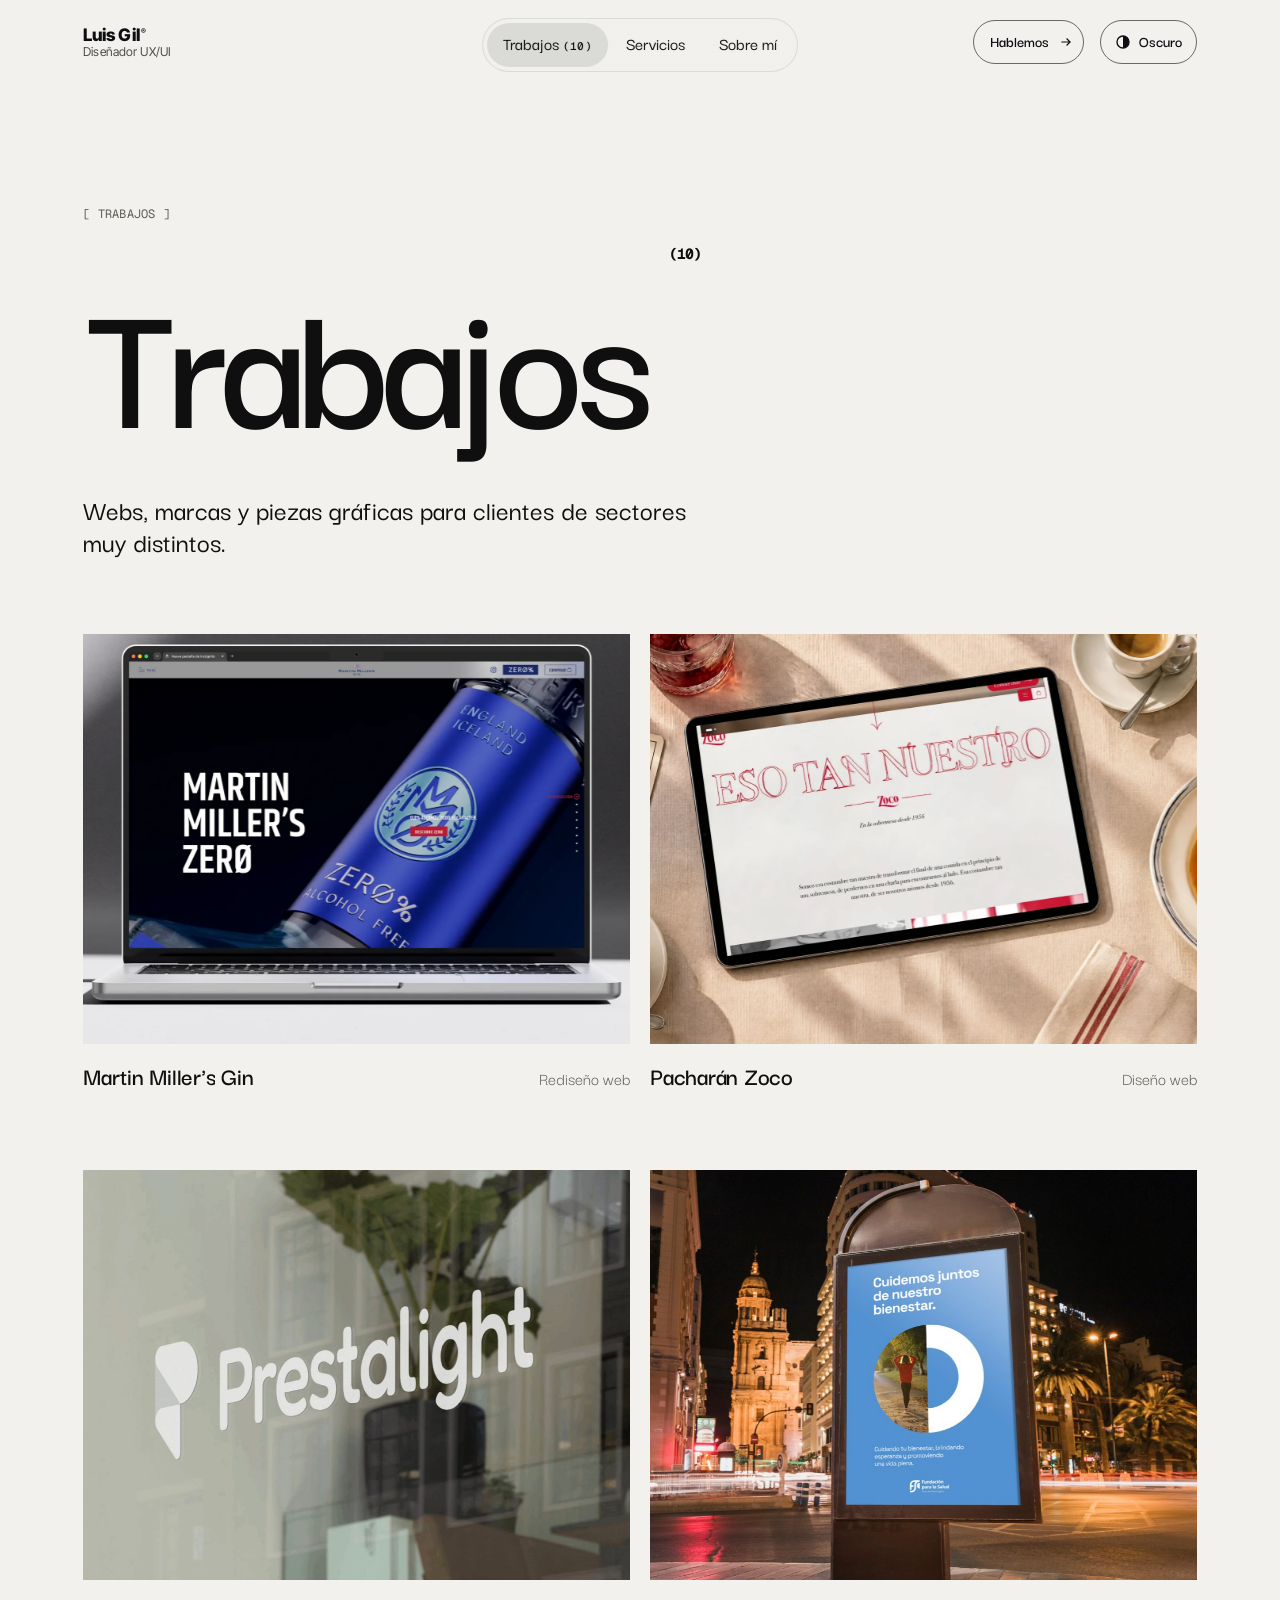
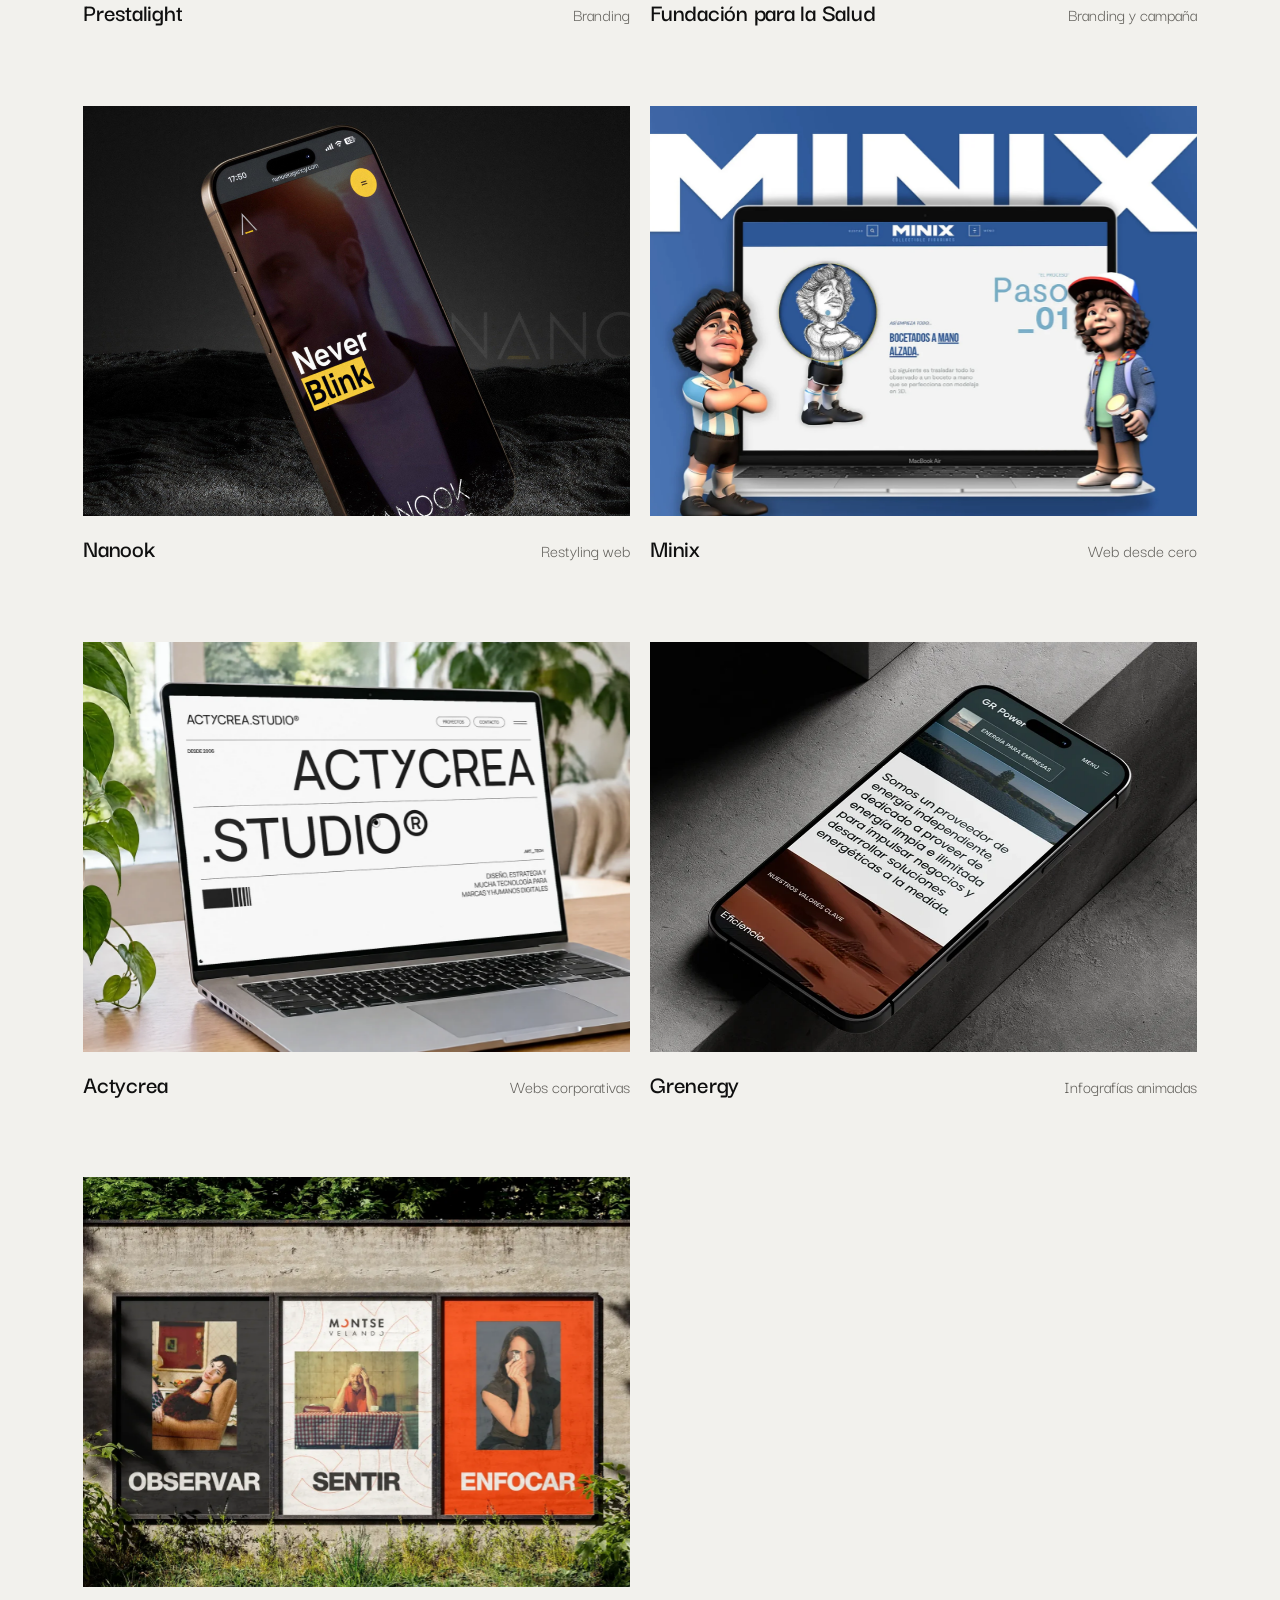
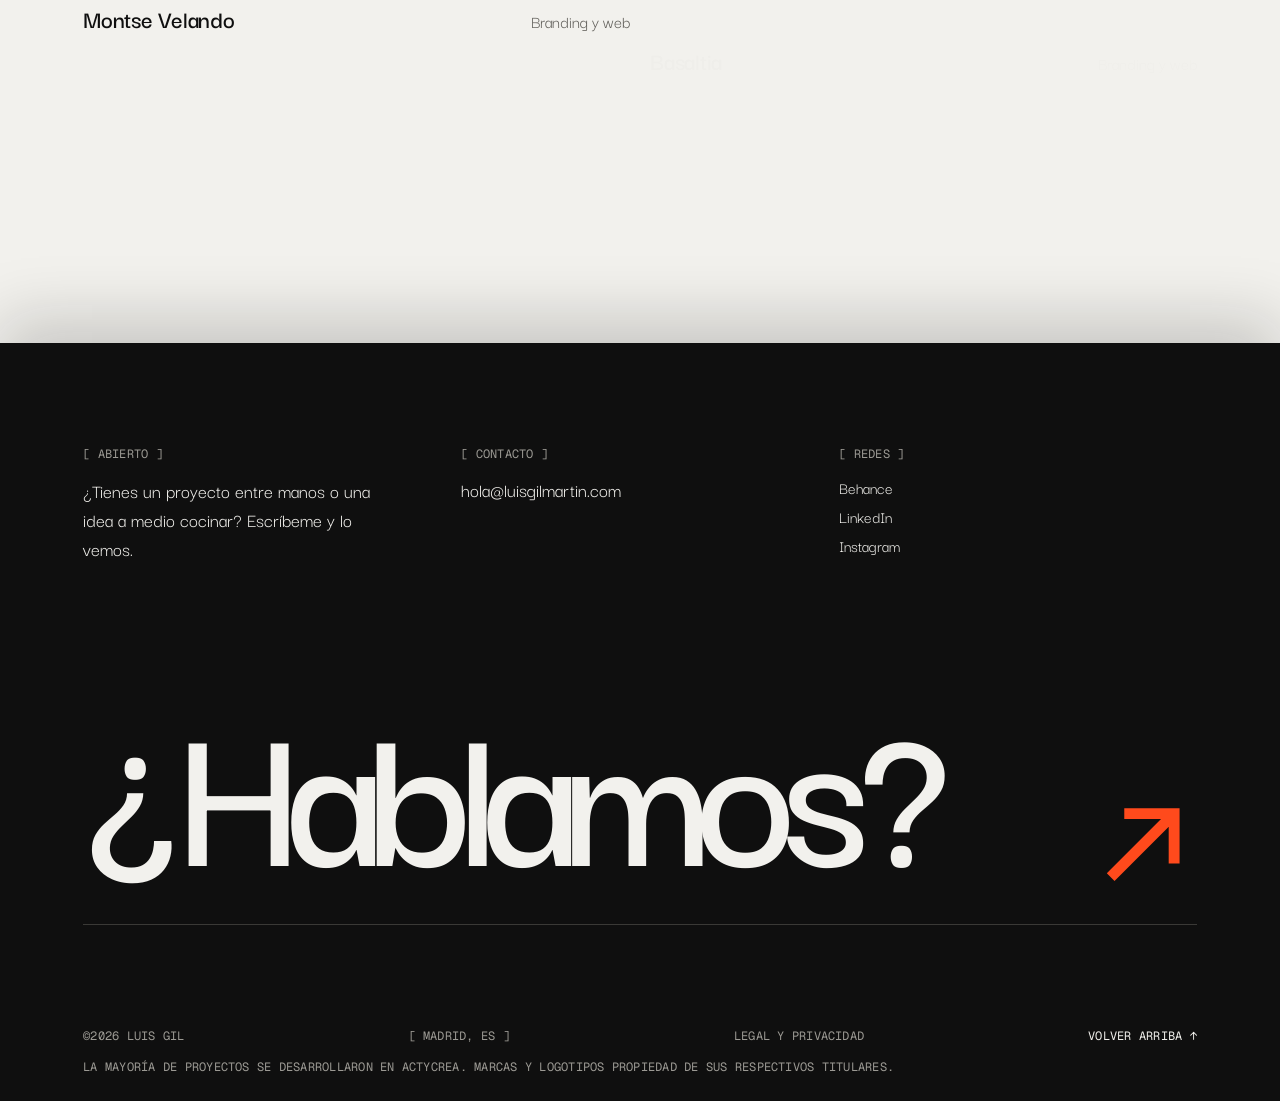
<file: trabajos.html>
<!doctype html>
<html lang="es">
<head>
<meta charset="utf-8">
<meta name="robots" content="noindex, nofollow"><!-- TEMPORAL: quitar en el lanzamiento -->
<meta name="viewport" content="width=device-width, initial-scale=1, viewport-fit=cover">
<title>Trabajos · Luis Gil</title>
<meta name="description" content="Portfolio de Luis Gil Martín, diseñador web y UX/UI en Madrid. Diseño web, branding y dirección de arte.">
<link rel="canonical" href="https://luisgilmartin.com/trabajos.html">
<meta property="og:type" content="website"><meta property="og:locale" content="es_ES">
<meta property="og:title" content="Trabajos · Luis Gil"><meta property="og:description" content="Portfolio de Luis Gil Martín, diseñador web y UX/UI en Madrid. Diseño web, branding y dirección de arte.">
<meta property="og:url" content="https://luisgilmartin.com/trabajos.html"><meta property="og:image" content="https://luisgilmartin.com/thumb.jpg">
<meta name="twitter:card" content="summary_large_image">
<link rel="icon" href="favicon.svg" type="image/svg+xml">
<link rel="stylesheet" href="fonts/fonts.css">
<style>
body{margin:0;background:#F2F1ED}
.lg-root{--gm:clamp(20px,6.5vw,128px);--gg:clamp(12px,1.6vw,24px);--accent:#FF4A1C;--bg:#F2F1ED;--fg:#0F0F0F;--muted:#5E5C57;--muted2:#8A8780;--muted-inv:#B9B7B1;--line:rgba(15,15,15,.075);--gline:rgba(15,15,15,.04);--fbg:#0F0F0F;--ffg:#F2F1ED;--fmuted:#9C9A94;--fline:#3A3936;transition:background-color .5s ease,color .5s ease}
.lg-root.lg-dark{--bg:#121211;--fg:#EEEDE9;--muted:#A3A19B;--muted2:#77756F;--muted-inv:#55534E;--line:rgba(238,237,233,.07);--gline:rgba(238,237,233,.035);--fbg:#F2F1ED;--ffg:#0F0F0F;--fmuted:#5E5C57;--fline:#CFCDC7;color-scheme:dark}
body:has(.lg-dark){background:#121211}
.lg-theme{min-height:44px;padding:0 14px;border:1px solid rgba(255,255,255,.6);border-radius:999px;background:transparent;color:#FFFFFF;font:inherit;font-size:16px;font-weight:600;display:inline-flex;align-items:center;gap:8px;cursor:pointer}
.lg-theme{transition:background-color .35s ease,color .35s ease,border-color .35s ease}
.lg-theme:hover{border-color:#FFFFFF;background:#FFFFFF;color:#000000}
.lg-theme:hover svg{transform:rotate(180deg)}
.lg-dark .lg-theme:hover svg{transform:rotate(360deg)}
.lg-theme:focus-visible,.lg-burger:focus-visible{outline:2px solid #FFFFFF;outline-offset:3px}
.lg-theme svg{transition:transform .6s cubic-bezier(.7,0,.2,1)}
.lg-dark .lg-theme svg{transform:rotate(180deg)}
.lg-t-dark{display:none}
.lg-theme .lg-t-light,.lg-theme .lg-t-dark{position:relative;top:-1.25px}
.lg-dark .lg-t-dark{display:inline}
.lg-dark .lg-t-light{display:none}
::view-transition-old(root),::view-transition-new(root){animation:none;mix-blend-mode:normal}
a{color:#0F0F0F;text-decoration:none}a:hover{color:#5E5C57}
.lg-root *{box-sizing:border-box}
.lg-mono{font-family:'Geist Mono',ui-monospace,monospace;font-size:12px;letter-spacing:.02em;text-transform:uppercase}
.lg-link{position:relative;display:inline-block}
.lg-link::after{content:"";position:absolute;left:0;right:0;bottom:-3px;height:1px;background:currentColor;transform:scaleX(0);transform-origin:right;transition:transform .5s cubic-bezier(.2,.8,.2,1)}
.lg-link:hover::after{transform:scaleX(1);transform-origin:left}
.lg-line{display:inline-block;overflow:hidden;vertical-align:bottom;line-height:1;padding:.06em .14em .24em .02em;margin-right:-.12em;margin-bottom:-.22em}
.lg-line > .lg-rise:last-child{letter-spacing:0}
.lg-rise{display:inline-block;transform:translateY(105%);animation:lgRise 1.1s cubic-bezier(.2,.8,.2,1) forwards}
@keyframes lgRise{to{transform:translateY(0)}}
.lg-fade{opacity:0;animation:lgFade 1s ease forwards}
.lg-pic{clip-path:inset(0 50% 0 50%);animation:lgPicIn 1s cubic-bezier(.7,0,.2,1) 2.8s forwards}
@keyframes lgPicIn{to{clip-path:inset(0 0 0 0)}}
.lg-pic-cycle{animation:lgPicCycle 6s steps(1) 3.8s infinite}
@keyframes lgPicCycle{0%{background:#D9D4C7}20%{background:#2A2926}40%{background:#C9CFD0}60%{background:#E3D6CC}80%{background:#BDB9AE}}
@keyframes lgFade{to{opacity:1}}
.lg-curtain{position:fixed;inset:0;z-index:50;pointer-events:none;animation:lgCurtain 1.1s cubic-bezier(.7,0,.2,1) 1.85s forwards}
@keyframes lgCurtain{to{transform:translateY(-100%)}}
.lg-track{display:flex;gap:16px;width:max-content;animation:lgMarquee 38s linear infinite}
@keyframes lgMarquee{to{transform:translateX(calc(-50% - 8px))}}
.lg-card .lg-media{overflow:hidden}
.lg-card .lg-media > div{transition:transform 1s cubic-bezier(.2,.8,.2,1)}
.lg-card:hover .lg-media > div{transform:scale(1.04)}
.lg-card .lg-media{--mx:0%;--my:0%;--py:0%;--s:1.16;--lx:50%;--ly:50%}
.lg-card:hover .lg-media{--s:1.22}
.lg-card .lg-media > div{position:relative}
.lg-card .lg-media img{transform:translate3d(var(--mx),calc(var(--py) + var(--my)),0) scale(var(--s));transition:transform .7s cubic-bezier(.2,.8,.2,1),filter .5s ease;will-change:transform}
.lg-lens{position:absolute;inset:0;pointer-events:none;opacity:0;transition:opacity .4s ease;-webkit-mask-image:radial-gradient(circle clamp(130px,17vw,250px) at var(--lx) var(--ly),#000 55%,transparent 100%);mask-image:radial-gradient(circle clamp(130px,17vw,250px) at var(--lx) var(--ly),#000 55%,transparent 100%)}
@media (hover:hover) and (pointer:fine){.lg-card:hover .lg-lens{opacity:1}.lg-card:hover .lg-media img.lg-base{filter:blur(10px)}}
.lg-card .lg-arrow{transition:transform .5s cubic-bezier(.2,.8,.2,1)}
.lg-card:hover .lg-arrow{transform:translateX(6px) rotate(-45deg)}
.lg-cta .lg-roll{display:inline-block;overflow:hidden;line-height:1;vertical-align:bottom;padding:.04em .08em .04em 0;margin-right:-.15em;letter-spacing:0}
.lg-cta .lg-roll > span{position:relative;display:inline-block;transition:transform .6s cubic-bezier(.7,0,.2,1);transition-delay:calc(var(--i) * 35ms)}
.lg-cta .lg-roll > span::after{content:attr(data-l);position:absolute;left:0;top:calc(100% + .04em)}
.lg-cta:hover .lg-roll > span,.lg-cta:focus-visible .lg-roll > span{transform:translateY(calc(-100% - .04em))}
.lg-cta svg{transition:transform .6s cubic-bezier(.7,0,.2,1)}
.lg-cta:hover svg,.lg-cta:focus-visible svg{transform:rotate(45deg)}
@media (prefers-reduced-motion:reduce){.lg-cta .lg-roll > span,.lg-cta svg{transition:none}}
[hidden]{display:none !important}
.lg-burger{display:none}
.lg-wm{display:inline-block;overflow:hidden;vertical-align:bottom;padding:.12em 0 .14em;margin:-.12em 0 -.14em}
.lg-word{display:inline-block;transform:translate3d(0,112%,0);transition:transform .7s cubic-bezier(.16,1,.3,1) var(--d,0s)}
.is-revealed .lg-word{transform:none}
.lg-menu{animation:lgMenuFade .35s ease both}
@keyframes lgMenuFade{from{opacity:0}}
.lg-menu .lg-mrow,.lg-menu .lg-mfoot{animation:lgMenuIn .8s cubic-bezier(.2,.8,.2,1) both;animation-delay:calc(var(--i) * 70ms + 120ms)}
@keyframes lgMenuIn{from{opacity:0;transform:translateY(28px)}to{opacity:1;transform:none}}
.lg-mrow{display:grid;grid-template-columns:minmax(0,1fr) auto;align-items:center;padding:18px 0;border-bottom:1px solid #3A3936;color:#F2F1ED !important}
.lg-mrow .lg-mlabel{font-size:clamp(38px,11vw,52px);font-weight:500;line-height:1;letter-spacing:-0.01em;position:relative;top:-0.06em}
.lg-mrow[aria-current="page"] .lg-mlabel{color:#FF4A1C}
.lg-mrow svg{transition:transform .5s cubic-bezier(.2,.8,.2,1)}
.lg-mrow:hover svg,.lg-mrow:focus-visible svg{transform:rotate(-45deg)}
.lg-mclose{border-color:rgba(242,241,237,.6) !important;transition:background-color .35s ease,color .35s ease}
.lg-mclose:hover{background:#F2F1ED !important;color:#0F0F0F !important}
@media (prefers-reduced-motion:reduce){.lg-menu,.lg-menu .lg-mrow,.lg-menu .lg-mfoot{animation:none}}
.lg-btn-label{position:relative;top:-1.25px}
.lg-burger{transition:background-color .35s ease,color .35s ease,border-color .35s ease}
.lg-burger:hover{border-color:#FFFFFF !important;background:#FFFFFF !important;color:#000000 !important}
.lg-num{font-family:'Geist Mono',ui-monospace,monospace;font-size:12px;font-weight:400;letter-spacing:.02em;line-height:1.2;text-transform:uppercase;color:var(--accent-text) !important}
.lg-cols{display:grid;grid-template-columns:repeat(12,minmax(0,1fr));column-gap:var(--gg);row-gap:24px}
.lg-cols > *{min-width:0}
.lg-nav-pill .lg-link[aria-current="page"]{background:color-mix(in srgb,var(--fg) 10%,transparent)}
.lg-tag{background:var(--bg);display:inline-flex;align-items:center;min-height:34px;padding:0 14px 4px;border:1px solid color-mix(in srgb,var(--fg) 25%,transparent);border-radius:999px;font-size:17px}
@media (max-width:860px){.lg-cols > *{grid-column:1 / -1 !important}}
.lg-nav-pill{position:fixed;top:18px;left:50%;transform:translateX(-50%);z-index:21;background:color-mix(in srgb,var(--bg) 80%,transparent);-webkit-backdrop-filter:blur(14px);backdrop-filter:blur(14px);border:1px solid color-mix(in srgb,var(--fg) 10%,transparent);border-radius:999px;padding:4px}
.lg-nav-pill .lg-link{color:var(--fg) !important;padding:7px 16px 9px;line-height:1.2;border-radius:999px;transition:background-color .3s ease}
.lg-nav-pill .lg-link:hover{background:color-mix(in srgb,var(--fg) 8%,transparent)}
.lg-nav-pill .lg-link::after{left:16px;right:16px;bottom:7px}
@media (max-width:560px){
.lg-name{grid-template-columns:minmax(0,1fr) !important;font-size:min(calc((100vw - 2 * var(--gm)) / 1.42),260px) !important;row-gap:0;--lg-gap-b:-.23em}
.lg-name > .lg-line{justify-self:center !important;padding:.06em .07em .02em !important;margin:0 !important}
.lg-name > .lg-line:first-of-type{margin-bottom:var(--lg-gap-a,0) !important}
.lg-name > .lg-line:last-of-type{margin-top:var(--lg-gap-b,0) !important}
.lg-name > .lg-pic{width:100% !important;height:auto !important;aspect-ratio:1.85;align-self:auto !important;border-radius:8px !important}
}
.lg-pw{display:inline-block;white-space:nowrap}
.lg-pl{display:inline-block;font-weight:500}
.lg-cursor{position:fixed;left:0;top:0;width:14px;height:14px;margin:-7px 0 0 -7px;border-radius:50%;background:#FF4A1C;pointer-events:none;z-index:60;opacity:0;transition:width .35s cubic-bezier(.2,.8,.2,1),height .35s cubic-bezier(.2,.8,.2,1),margin .35s cubic-bezier(.2,.8,.2,1),opacity .3s ease;will-change:transform}
.lg-cursor.is-on{opacity:1}
.lg-cursor.is-hover{width:56px;height:56px;margin:-28px 0 0 -28px;opacity:.85}
@media (hover:hover) and (pointer:fine){.lg-root,.lg-root a,.lg-root button{cursor:none}}
@media (hover:none),(pointer:coarse){.lg-cursor{display:none}}
html,body{overflow-x:clip}
.lg-grid{position:fixed;inset:0;z-index:0;pointer-events:none;display:grid;grid-template-columns:repeat(12,minmax(0,1fr));column-gap:var(--gg);padding-left:var(--gm);padding-right:var(--gm)}
.lg-grid > span{border-left:1px solid var(--gline,var(--line));border-right:1px solid var(--gline,var(--line));transform-origin:top;transform:scaleY(0);animation:lgGridIn 1.4s cubic-bezier(.7,0,.2,1) forwards}
.lg-main{position:sticky;z-index:1}
.lg-root > footer{position:relative;z-index:2;box-shadow:0 -24px 60px rgba(15,15,15,.18)}
.lg-shade{position:absolute;inset:0;background:#0F0F0F;opacity:0;pointer-events:none;z-index:5}
@keyframes lgGridIn{to{transform:scaleY(1)}}
@media (max-width:860px){.lg-grid{grid-template-columns:repeat(4,minmax(0,1fr))}.lg-grid > span:nth-child(n+5){display:none}}
@media (max-width:860px){
.lg-nav{display:none !important}
.lg-burger{display:inline-flex}
.lg-works{grid-template-columns:minmax(0,1fr) !important}
.lg-works > a{margin-top:0 !important}
.lg-svcs{grid-template-columns:minmax(0,1fr) !important}
.lg-split{flex-direction:column !important;align-items:flex-start !important}
}
@media (prefers-reduced-motion:reduce){
.lg-rise{animation:none;transform:none}
.lg-pic{animation:none;clip-path:none}
.lg-pic-cycle{animation:none}
.lg-fade{animation:none;opacity:1}
.lg-curtain{display:none}
.lg-grid > span{animation:none;transform:none}
.lg-track{animation:none}
}
/* Scroll reveal ( added by JS only, so content stays visible without it ) */
.lg-rv{opacity:0;transform:translate3d(0,48px,0);transition:opacity .6s ease var(--rd,0s),transform .8s cubic-bezier(.16,1,.3,1) var(--rd,0s) !important}
.lg-rv.is-in{opacity:1;transform:none}
.lg-rv-media{clip-path:inset(100% 0 0 0);transition:clip-path .7s cubic-bezier(.7,0,.2,1) var(--rd,0s) !important}
.lg-rv-media img{scale:1.22;backface-visibility:hidden;transition:scale .95s cubic-bezier(.16,1,.3,1) var(--rd,0s) !important}
.lg-rv-media.is-in{clip-path:inset(0 0 0 0)}
.lg-rv-media.is-in img{scale:1}
.lg-card .lg-rv-media{clip-path:none !important;opacity:0;transition:opacity .7s ease var(--rd,0s) !important}
.lg-card .lg-rv-media img{scale:1 !important}
.lg-card .lg-rv-media.is-in{opacity:1}
.lg-card .lg-media{background:var(--bg)}
/* Main buttons */
.lg-btn{position:relative;isolation:isolate;overflow:hidden;display:inline-flex !important;align-items:center;gap:14px !important;min-height:52px !important;padding:0 6px 0 22px;border:1px solid var(--fg);border-radius:999px;color:var(--fg) !important;font-size:18px !important;font-weight:600 !important;line-height:1;transition:color .45s cubic-bezier(.7,0,.2,1),border-color .45s ease}
.lg-btn::before{content:"";position:absolute;z-index:-1;right:6px;top:50%;width:40px;height:40px;margin-top:-20px;border-radius:50%;background:var(--fg);transform:scale(1);transition:transform .7s cubic-bezier(.7,0,.2,1)}
.lg-btn > .lg-btn-t{position:relative;top:-1px}
.lg-btn .lg-mono{color:inherit;opacity:.6;margin-left:-8px}
.lg-btn-ic{display:inline-flex;align-items:center;justify-content:center;flex:none;width:40px;height:40px;border-radius:50%;background:var(--fg);color:var(--bg);overflow:hidden;transition:background-color .45s ease,color .45s ease,transform .6s cubic-bezier(.7,0,.2,1)}
.lg-btn-ic svg{width:15px;height:15px}
.lg-btn:hover,.lg-btn:focus-visible{color:var(--bg) !important;transition:color .3s ease .2s,border-color .45s ease}
.lg-btn:hover::before,.lg-btn:focus-visible::before{transform:scale(16)}
.lg-btn:hover .lg-btn-ic,.lg-btn:focus-visible .lg-btn-ic{transform:rotate(-45deg)}
.lg-btn:focus-visible{outline:2px solid var(--accent);outline-offset:3px}
@keyframes lgArrowLoop{0%{transform:none}49%{transform:translateX(160%)}50%{transform:translateX(-160%)}100%{transform:none}}
.lg-hbtn{min-height:44px;padding:0 10px 0 16px;border:1px solid rgba(255,255,255,.6);border-radius:999px;color:#FFFFFF;font-size:16px !important;font-weight:600 !important;display:inline-flex;align-items:center;gap:10px !important;transition:background-color .35s ease,color .35s ease,border-color .35s ease}
.lg-hbtn > span{position:relative;top:-1.25px}
.lg-hbtn svg{transition:transform .5s cubic-bezier(.2,.8,.2,1)}
.lg-hbtn:hover,.lg-hbtn:focus-visible{background:#FFFFFF;border-color:#FFFFFF;color:#000000 !important}
.lg-hbtn:hover svg,.lg-hbtn:focus-visible svg{transform:rotate(-45deg)}
.lg-hbtn:focus-visible{outline:2px solid #FFFFFF;outline-offset:3px}
@media (prefers-reduced-motion:reduce){.lg-btn::before,.lg-btn,.lg-btn-ic,.lg-hbtn,.lg-hbtn svg{transition:none}.lg-btn:hover .lg-btn-ic{transform:none}}
/* Design review fixes: dark-mode links, readable accent text, touch targets, small text */
.lg-root{--accent-text:#C9350C}
.lg-root.lg-dark{--accent-text:#FF4A1C}
.lg-root a{color:var(--fg)}
.lg-root a:hover{color:var(--muted)}
.lg-main a.lg-link,.lg-root footer a.lg-link{padding-block:12px;margin-block:-12px}
.lg-main a.lg-link::after,.lg-root footer a.lg-link::after{bottom:9px}
.lg-nav-pill a.lg-link{padding:10px 16px 12px}
.lg-nav-pill a.lg-link::after{bottom:10px}
.lg-root > header > a:first-child{padding-block:5px;margin-block:-5px}
.lg-slot-info .lg-mono{color:var(--fg) !important}
.lg-track > div:has(> img)::after{content:"";position:absolute;inset:auto 0 0;height:60%;background:linear-gradient(to top,rgba(0,0,0,.55),rgba(0,0,0,0));pointer-events:none}
.lg-track > div > img + .lg-mono{z-index:1}
.lg-main a.lg-link.lg-mono,.lg-root footer .lg-mono a.lg-link{padding-block:14px;margin-block:-14px}
.lg-main a.lg-link.lg-mono::after,.lg-root footer .lg-mono a.lg-link::after{bottom:11px}
.lg-grid{display:none !important}
</style>
</head>
<body>

<div class="lg-root" style="width: 100%; min-height: 100vh; background: var(--bg); color: var(--fg); font-family: 'Darker Grotesque', system-ui, sans-serif; font-size: 18px; position: relative">


<div class="lg-grid" aria-hidden="true"><span style="animation-delay: 0.20s"></span><span style="animation-delay: 0.26s"></span><span style="animation-delay: 0.32s"></span><span style="animation-delay: 0.38s"></span><span style="animation-delay: 0.44s"></span><span style="animation-delay: 0.50s"></span><span style="animation-delay: 0.56s"></span><span style="animation-delay: 0.62s"></span><span style="animation-delay: 0.68s"></span><span style="animation-delay: 0.74s"></span><span style="animation-delay: 0.80s"></span><span style="animation-delay: 0.86s"></span></div>


<div class="lg-cursor" aria-hidden="true" style="background: #FF4A1C"></div>


<header style="position: sticky; top: 0; z-index: 20; mix-blend-mode: difference; color: #FFFFFF; padding: 20px var(--gm); display: flex; align-items: center; justify-content: space-between; gap: 24px">
<a href="index.html" aria-label="Luis Gil, Diseñador UX/UI, inicio" style="font-family: 'Inter Tight', system-ui, sans-serif; display: inline-flex; flex-direction: column; gap: 2px; color: #FFFFFF; line-height: 1">
<span style="font-weight: 800; font-size: clamp(16px, 1.35vw, 20px); letter-spacing: 0">Luis Gil<sup style="font-size: 0.45em; font-weight: 500; letter-spacing: 0; margin-left: 1px; vertical-align: 0.9em">®</sup></span>
<span style="font-weight: 400; font-size: clamp(12px, 0.95vw, 14px); letter-spacing: 0.01em; opacity: 0.72">Diseñador UX/UI</span>
</a>
<div style="display: flex; align-items: center; gap: 16px">
<a class="lg-hbtn lg-nav" href="#contacto" style="color: #FFFFFF"><span>Hablemos</span>
<svg width="14" height="14" viewBox="0 0 24 24" aria-hidden="true"><path d="M4 12h15M13 6l6 6-6 6" fill="none" stroke="currentColor" stroke-width="2"></path></svg></a>
<button class="lg-theme" type="button" data-theme-toggle aria-label="Cambiar entre modo claro y oscuro"><svg width="16" height="16" viewBox="0 0 24 24" aria-hidden="true"><circle cx="12" cy="12" r="9" fill="none" stroke="currentColor" stroke-width="2"></circle><path d="M12 3a9 9 0 0 1 0 18z" fill="currentColor"></path></svg><span class="lg-t-light">Oscuro</span><span class="lg-t-dark">Claro</span></button>
<button class="lg-burger" type="button" data-menu-open style="min-height: 44px; padding: 0 16px; border: 1px solid rgba(255,255,255,.6); border-radius: 999px; background: transparent; color: #FFFFFF; font: inherit; font-size: 16px; font-weight: 600; align-items: center; cursor: pointer"><span class="lg-btn-label">Menú</span></button>
</div>
</header>
<nav class="lg-nav lg-nav-pill" aria-label="Principal" style="display: flex; align-items: center; gap: 2px; font-size: 18px; font-weight: 500">
<a class="lg-link" aria-current="page" href="trabajos.html">Trabajos <span class="lg-mono" style="font-size: 11px">(10)</span></a>
<a class="lg-link" href="servicios.html">Servicios</a>
<a class="lg-link" href="sobre-mi.html">Sobre mí</a>
</nav>

<div class="lg-main" style="top: 0px">
<div class="lg-shade" aria-hidden="true" style="opacity: 0"></div>
<section style="padding: calc(74px + clamp(56px, 9vw, 140px)) var(--gm) clamp(48px, 6vw, 96px); margin-top: -74px">
<span class="lg-mono lg-fade" style="color: var(--muted); animation-delay: .15s">[ Trabajos ]</span>
<h1 aria-label="Trabajos" style="margin: clamp(12px, 2vw, 24px) 0 0; font-size: clamp(72px, 15vw, 240px); line-height: 1; letter-spacing: -0.04em; font-weight: 600; white-space: nowrap"><span class="lg-line" aria-hidden="true"><span class="lg-rise" style="animation-delay: 0.25s">T</span><span class="lg-rise" style="animation-delay: 0.29s">r</span><span class="lg-rise" style="animation-delay: 0.34s">a</span><span class="lg-rise" style="animation-delay: 0.39s">b</span><span class="lg-rise" style="animation-delay: 0.43s">a</span><span class="lg-rise" style="animation-delay: 0.47s">j</span><span class="lg-rise" style="animation-delay: 0.52s">o</span><span class="lg-rise" style="animation-delay: 0.56s">s</span></span><sup class="lg-mono lg-fade" style="font-size: 14px; vertical-align: top; margin-left: 10px; letter-spacing: 0; animation-delay: .7s">(10)</sup></h1>
<p class="lg-fade" style="margin: clamp(20px, 3vw, 40px) 0 0; max-width: 640px; font-size: clamp(22px, 2.2vw, 32px); line-height: 1.15; font-weight: 500; animation-delay: .7s">Webs, marcas y piezas gráficas para clientes de sectores muy distintos.</p>
</section>
<section id="lista" aria-label="Proyectos" style="padding: 0 var(--gm) clamp(200px, 24vw, 340px)">
<div class="lg-works" style="display: grid; grid-template-columns: repeat(2, minmax(0, 1fr)); column-gap: var(--gg); row-gap: clamp(48px, 6vw, 96px)">
<a class="lg-card" href="proyecto.html" style="display: flex; flex-direction: column; gap: 14px">
<div class="lg-media" style="aspect-ratio: 4 / 3"><div style="width: 100%; height: 100%; background: #D9D4C7"><img class="lg-base" src="img/t/mmg.webp?v=2" alt="Martin Miller's Gin: web en un portátil sobre una playa de Islandia" style="width: 100%; height: 100%; object-fit: cover; object-position: 48% 50%; display: block"><span class="lg-lens" aria-hidden="true"><img src="img/t/mmg.webp?v=2" alt="" style="width: 100%; height: 100%; object-fit: cover; object-position: 48% 50%; display: block"></span></div></div>
<div style="display: flex; justify-content: space-between; align-items: baseline; gap: 16px">
<h2 style="margin: 0; font-size: clamp(22px, 2vw, 28px); font-weight: 600; letter-spacing: -0.01em">Martin Miller's Gin</h2>
<span style="font-size: 18px; color: var(--muted); text-align: right">Rediseño web</span>
</div>
</a>
<a class="lg-card" href="proyecto-zoco.html" style="display: flex; flex-direction: column; gap: 14px">
<div class="lg-media" style="aspect-ratio: 4 / 3"><div style="width: 100%; height: 100%; background: #D9D4C7"><img class="lg-base" src="img/t/zoco2.webp" alt="Pacharán Zoco: web en una tablet sobre la mesa de sobremesa" style="width: 100%; height: 100%; object-fit: cover; object-position: 52% 50%; display: block"><span class="lg-lens" aria-hidden="true"><img src="img/t/zoco2.webp" alt="" style="width: 100%; height: 100%; object-fit: cover; object-position: 52% 50%; display: block"></span></div></div>
<div style="display: flex; justify-content: space-between; align-items: baseline; gap: 16px">
<h2 style="margin: 0; font-size: clamp(22px, 2vw, 28px); font-weight: 600; letter-spacing: -0.01em">Pacharán Zoco</h2>
<span style="font-size: 18px; color: var(--muted); text-align: right">Diseño web</span>
</div>
</a>
<a class="lg-card" href="proyecto-prestalight.html" style="display: flex; flex-direction: column; gap: 14px">
<div class="lg-media" style="aspect-ratio: 4 / 3"><div style="width: 100%; height: 100%; background: #D9D4C7"><img class="lg-base" src="img/prestalight.jpg" alt="Prestalight: logotipo rotulado en el escaparate de una oficina" style="width: 100%; height: 100%; object-fit: cover; object-position: 50% 50%; display: block"><span class="lg-lens" aria-hidden="true"><img src="img/prestalight.jpg" alt="" style="width: 100%; height: 100%; object-fit: cover; object-position: 50% 50%; display: block"></span></div></div>
<div style="display: flex; justify-content: space-between; align-items: baseline; gap: 16px">
<h2 style="margin: 0; font-size: clamp(22px, 2vw, 28px); font-weight: 600; letter-spacing: -0.01em">Prestalight</h2>
<span style="font-size: 18px; color: var(--muted); text-align: right">Branding</span>
</div>
</a>
<a class="lg-card" href="proyecto-fsnn.html" style="display: flex; flex-direction: column; gap: 14px">
<div class="lg-media" style="aspect-ratio: 4 / 3"><div style="width: 100%; height: 100%; background: #D9D4C7"><img class="lg-base" src="img/fsnn.jpg" alt="Fundación para la Salud: cartel de campaña en un mupi urbano de noche" style="width: 100%; height: 100%; object-fit: cover; object-position: 52% 50%; display: block"><span class="lg-lens" aria-hidden="true"><img src="img/fsnn.jpg" alt="" style="width: 100%; height: 100%; object-fit: cover; object-position: 52% 50%; display: block"></span></div></div>
<div style="display: flex; justify-content: space-between; align-items: baseline; gap: 16px">
<h2 style="margin: 0; font-size: clamp(22px, 2vw, 28px); font-weight: 600; letter-spacing: -0.01em">Fundación para la Salud</h2>
<span style="font-size: 18px; color: var(--muted); text-align: right">Branding y campaña</span>
</div>
</a>
<a class="lg-card" href="proyecto-nanook.html" style="display: flex; flex-direction: column; gap: 14px">
<div class="lg-media" style="aspect-ratio: 4 / 3"><div style="width: 100%; height: 100%; background: #D9D4C7"><img class="lg-base" src="img/nanook.jpg" alt="Nanook: web en un móvil sobre arena negra" style="width: 100%; height: 100%; object-fit: cover; object-position: 50% 50%; display: block"><span class="lg-lens" aria-hidden="true"><img src="img/nanook.jpg" alt="" style="width: 100%; height: 100%; object-fit: cover; object-position: 50% 50%; display: block"></span></div></div>
<div style="display: flex; justify-content: space-between; align-items: baseline; gap: 16px">
<h2 style="margin: 0; font-size: clamp(22px, 2vw, 28px); font-weight: 600; letter-spacing: -0.01em">Nanook</h2>
<span style="font-size: 18px; color: var(--muted); text-align: right">Restyling web</span>
</div>
</a>
<a class="lg-card" href="proyecto-minix.html" style="display: flex; flex-direction: column; gap: 14px">
<div class="lg-media" style="aspect-ratio: 4 / 3"><div style="width: 100%; height: 100%; background: #D9D4C7"><img class="lg-base" src="img/t/minix.webp" alt="Minix: web en un portátil entre figuras de Maradona y Dustin" style="width: 100%; height: 100%; object-fit: cover; object-position: 50% 50%; display: block"><span class="lg-lens" aria-hidden="true"><img src="img/t/minix.webp" alt="" style="width: 100%; height: 100%; object-fit: cover; object-position: 50% 50%; display: block"></span></div></div>
<div style="display: flex; justify-content: space-between; align-items: baseline; gap: 16px">
<h2 style="margin: 0; font-size: clamp(22px, 2vw, 28px); font-weight: 600; letter-spacing: -0.01em">Minix</h2>
<span style="font-size: 18px; color: var(--muted); text-align: right">Web desde cero</span>
</div>
</a>
<a class="lg-card" href="proyecto-actycrea.html" style="display: flex; flex-direction: column; gap: 14px">
<div class="lg-media" style="aspect-ratio: 4 / 3"><div style="width: 100%; height: 100%; background: #D9D4C7"><img class="lg-base" src="img/p/actycrea/card.webp" alt="Actycrea: home de actycrea.studio en un portátil" style="width: 100%; height: 100%; object-fit: cover; object-position: 50% 50%; display: block"><span class="lg-lens" aria-hidden="true"><img src="img/p/actycrea/card.webp" alt="" style="width: 100%; height: 100%; object-fit: cover; object-position: 50% 50%; display: block"></span></div></div>
<div style="display: flex; justify-content: space-between; align-items: baseline; gap: 16px">
<h2 style="margin: 0; font-size: clamp(22px, 2vw, 28px); font-weight: 600; letter-spacing: -0.01em">Actycrea</h2>
<span style="font-size: 18px; color: var(--muted); text-align: right">Webs corporativas</span>
</div>
</a>
<a class="lg-card" href="proyecto-grenergy.html" style="display: flex; flex-direction: column; gap: 14px">
<div class="lg-media" style="aspect-ratio: 4 / 3"><div style="width: 100%; height: 100%; background: #D9D4C7"><img class="lg-base" src="img/p/grenergy/card.webp?v=2" alt="Grenergy: web de GR Power en un móvil" style="width: 100%; height: 100%; object-fit: cover; object-position: 50% 50%; display: block"><span class="lg-lens" aria-hidden="true"><img src="img/p/grenergy/card.webp" alt="" style="width: 100%; height: 100%; object-fit: cover; object-position: 50% 50%; display: block"></span></div></div>
<div style="display: flex; justify-content: space-between; align-items: baseline; gap: 16px">
<h2 style="margin: 0; font-size: clamp(22px, 2vw, 28px); font-weight: 600; letter-spacing: -0.01em">Grenergy</h2>
<span style="font-size: 18px; color: var(--muted); text-align: right">Infografías animadas</span>
</div>
</a>
<a class="lg-card" href="proyecto-montse.html" style="display: flex; flex-direction: column; gap: 14px">
<div class="lg-media" style="aspect-ratio: 4 / 3"><div style="width: 100%; height: 100%; background: #D9D4C7"><img class="lg-base" src="img/p/montse/card.webp" alt="Montse Velando: carteles Observar, Sentir, Enfocar" style="width: 100%; height: 100%; object-fit: cover; object-position: 50% 50%; display: block"><span class="lg-lens" aria-hidden="true"><img src="img/p/montse/card.webp" alt="" style="width: 100%; height: 100%; object-fit: cover; object-position: 50% 50%; display: block"></span></div></div>
<div style="display: flex; justify-content: space-between; align-items: baseline; gap: 16px">
<h2 style="margin: 0; font-size: clamp(22px, 2vw, 28px); font-weight: 600; letter-spacing: -0.01em">Montse Velando</h2>
<span style="font-size: 18px; color: var(--muted); text-align: right">Branding y web</span>
</div>
</a>
<a class="lg-card" href="proyecto-basaltia.html" style="display: flex; flex-direction: column; gap: 14px">
<div class="lg-media" style="aspect-ratio: 4 / 3"><div style="width: 100%; height: 100%; background: #D9D4C7"><img class="lg-base" src="img/p/basaltia/card.webp?v=2" alt="Basaltia: tarjetas de visita en naranja magma y blanco" style="width: 100%; height: 100%; object-fit: cover; object-position: 50% 50%; display: block"><span class="lg-lens" aria-hidden="true"><img src="img/p/basaltia/card.webp?v=2" alt="" style="width: 100%; height: 100%; object-fit: cover; object-position: 50% 50%; display: block"></span></div></div>
<div style="display: flex; justify-content: space-between; align-items: baseline; gap: 16px">
<h2 style="margin: 0; font-size: clamp(22px, 2vw, 28px); font-weight: 600; letter-spacing: -0.01em">Basaltia</h2>
<span style="font-size: 18px; color: var(--muted); text-align: right">Branding y web</span>
</div>
</a>
</div>
</section>

</div>

<footer id="contacto" style="background: var(--fbg); color: var(--ffg); padding: clamp(64px, 8vw, 120px) var(--gm) 24px; display: flex; flex-direction: column; gap: clamp(56px, 8vw, 120px)">
<div style="display: grid; grid-template-columns: repeat(3, minmax(0, 1fr)); gap: 32px var(--gg)" class="lg-fcols">
<div style="display: flex; flex-direction: column; gap: 14px"><span class="lg-mono" style="color: var(--fmuted)">[ Abierto ]</span><p style="margin: 0; max-width: 320px; font-size: 20px; line-height: 1.45">¿Tienes un proyecto entre manos o una idea a medio cocinar? Escríbeme y lo vemos.</p></div>
<div style="display: flex; flex-direction: column; gap: 14px"><span class="lg-mono" style="color: var(--fmuted)">[ Contacto ]</span><a class="lg-link" href="mailto:hola@luisgilmartin.com" style="color: var(--ffg); font-size: 20px; justify-self: start; align-self: flex-start">hola@luisgilmartin.com</a></div>
<div style="display: flex; flex-direction: column; gap: 14px"><span class="lg-mono" style="color: var(--fmuted)">[ Redes ]</span><div style="display: flex; flex-direction: column; gap: 6px; align-items: flex-start"><a class="lg-link" href="#contacto" style="color: var(--ffg); font-size: 17px">Behance</a><a class="lg-link" href="#contacto" style="color: var(--ffg); font-size: 17px">LinkedIn</a><a class="lg-link" href="#contacto" style="color: var(--ffg); font-size: 17px">Instagram</a></div></div>
</div>
<a class="lg-cta" href="mailto:hola@luisgilmartin.com" aria-label="¿Hablamos?" style="color: var(--ffg); display: flex; align-items: flex-end; justify-content: space-between; gap: 24px; font-weight: 600; font-size: clamp(72px, 17vw, 260px); line-height: 0.8; letter-spacing: -0.07em; border-bottom: 1px solid var(--fline); padding-bottom: 24px">
<span aria-hidden="true"><span style="display: inline-block; vertical-align: bottom; line-height: 1; padding: 0.04em 0.08em 0.04em 0; margin-right: -0.1em; letter-spacing: 0; position: relative; top: -0.12em">¿</span><span class="lg-roll"><span data-l="H" style="--i: 1">H</span></span><span class="lg-roll"><span data-l="a" style="--i: 2">a</span></span><span class="lg-roll"><span data-l="b" style="--i: 3">b</span></span><span class="lg-roll"><span data-l="l" style="--i: 4">l</span></span><span class="lg-roll"><span data-l="a" style="--i: 5">a</span></span><span class="lg-roll"><span data-l="m" style="--i: 6">m</span></span><span class="lg-roll"><span data-l="o" style="--i: 7">o</span></span><span class="lg-roll"><span data-l="s" style="--i: 8">s</span></span><span class="lg-roll"><span data-l="?" style="--i: 9">?</span></span></span>
<svg width="0.5em" height="0.5em" viewBox="0 0 24 24" aria-hidden="true" style="flex: none"><path d="M5 19 19 5M8 5h11v11" fill="none" stroke="#FF4A1C" stroke-width="2.4"></path></svg>
</a>
<div class="lg-mono" style="display: flex; flex-wrap: wrap; justify-content: space-between; gap: 16px; color: var(--fmuted)">
<span>©2026 Luis Gil</span>
<span>[ Madrid, ES ]</span>
<a class="lg-link" href="legal.html" style="color: var(--fmuted)">Legal y privacidad</a>
<a class="lg-link" href="#top" style="color: var(--ffg)">Volver arriba ↑</a>
</div>
<p class="lg-mono" style="margin: calc(-1 * clamp(56px, 8vw, 120px) + 14px) 0 0; color: var(--fmuted); line-height: 1.6">La mayoría de proyectos se desarrollaron en Actycrea. Marcas y logotipos propiedad de sus respectivos titulares.</p>
</footer>

<div id="lg-menu" hidden class="lg-menu" role="dialog" aria-label="Menú" style="position: fixed; inset: 0; z-index: 40; background: #0F0F0F; color: #F2F1ED; padding: 20px var(--gm) 28px; display: flex; flex-direction: column; overflow-y: auto">
<div style="display: flex; justify-content: space-between; align-items: center; gap: 16px">
<span style="font-family: 'Inter Tight', system-ui, sans-serif; display: inline-flex; flex-direction: column; gap: 2px; line-height: 1"><span style="font-weight: 800; font-size: 16px">Luis Gil<sup style="font-size: 0.45em; font-weight: 500; margin-left: 1px; vertical-align: 0.9em">®</sup></span><span style="font-size: 12px; letter-spacing: 0.01em; color: #9C9A94">Diseñador UX/UI</span></span>
<button type="button" class="lg-mclose" data-menu-close style="min-height: 44px; padding: 0 16px; border: 1px solid rgba(242,241,237,.6); border-radius: 999px; background: transparent; color: #F2F1ED; font: inherit; font-size: 16px; font-weight: 600; cursor: pointer"><span class="lg-btn-label">Cerrar</span></button>
</div>
<nav aria-label="Menú móvil" style="margin-top: clamp(40px, 9vh, 88px); display: flex; flex-direction: column">
<a class="lg-mrow" href="index.html" data-menu-close style="--i: 0; border-top: 1px solid #3A3936"><span class="lg-mlabel">Inicio</span><svg width="18" height="18" viewBox="0 0 24 24" aria-hidden="true"><path d="M4 12h15M13 6l6 6-6 6" fill="none" stroke="currentColor" stroke-width="1.6"></path></svg></a>
<a class="lg-mrow" href="trabajos.html" data-menu-close aria-current="page" style="--i: 1"><span class="lg-mlabel">Trabajos <span class="lg-mono" style="font-size: 11px; color: #9C9A94; vertical-align: 1.6em">(10)</span></span><svg width="18" height="18" viewBox="0 0 24 24" aria-hidden="true"><path d="M4 12h15M13 6l6 6-6 6" fill="none" stroke="currentColor" stroke-width="1.6"></path></svg></a>
<a class="lg-mrow" href="servicios.html" data-menu-close style="--i: 2"><span class="lg-mlabel">Servicios</span><svg width="18" height="18" viewBox="0 0 24 24" aria-hidden="true"><path d="M4 12h15M13 6l6 6-6 6" fill="none" stroke="currentColor" stroke-width="1.6"></path></svg></a>
<a class="lg-mrow" href="sobre-mi.html" data-menu-close style="--i: 3"><span class="lg-mlabel">Sobre mí</span><svg width="18" height="18" viewBox="0 0 24 24" aria-hidden="true"><path d="M4 12h15M13 6l6 6-6 6" fill="none" stroke="currentColor" stroke-width="1.6"></path></svg></a>
</nav>
<div class="lg-mfoot" style="--i: 4; margin-top: auto; padding-top: 40px; display: grid; grid-template-columns: repeat(2, minmax(0, 1fr)); gap: 24px var(--gg)">
<div style="display: flex; flex-direction: column; gap: 10px"><span class="lg-mono" style="color: #9C9A94">[ Contacto ]</span><a href="mailto:hola@luisgilmartin.com" style="color: #F2F1ED; font-size: 18px">hola@luisgilmartin.com</a></div>
<div style="display: flex; flex-direction: column; gap: 10px"><span class="lg-mono" style="color: #9C9A94">[ Redes ]</span><span style="display: flex; flex-wrap: wrap; gap: 4px 14px; font-size: 18px"><a href="#contacto" style="color: #F2F1ED">Behance</a><a href="#contacto" style="color: #F2F1ED">LinkedIn</a><a href="#contacto" style="color: #F2F1ED">Instagram</a></span></div>
<a href="#contacto" data-menu-close style="grid-column: 1 / -1; display: flex; justify-content: space-between; align-items: center; padding-top: 20px; border-top: 1px solid #3A3936; color: #FF4A1C; font-size: 28px; font-weight: 600; line-height: 1">¿Hablamos?<svg width="22" height="22" viewBox="0 0 24 24" aria-hidden="true"><path d="M5 19 19 5M8 5h11v11" fill="none" stroke="currentColor" stroke-width="2"></path></svg></a>
</div>
</div>


</div>
<script>
/**
 * Switches the page between light and dark with a blur cross-fade
 * when the browser supports view transitions.
 *
 * @param {MouseEvent} e Click event from the theme button.
 */
function lgToggleTheme( e ) {
  const root = document.querySelector( '.lg-root' );
  if ( !root ) {
    return;
  }
  const apply = ( ) => {
    root.classList.toggle( 'lg-dark' );
    try {
      localStorage.setItem( 'lg-theme', root.classList.contains( 'lg-dark' ) ? 'dark' : 'light' );
    } catch ( err ) {
      // Storage unavailable: the choice simply is not remembered.
    }
  };
  const reduce = window.matchMedia( '(prefers-reduced-motion: reduce)' ).matches;
  if ( !document.startViewTransition || reduce ) {
    apply( );
    return;
  }
  const vt = document.startViewTransition( apply );
  vt.ready.then( ( ) => {
    const opts = { duration: 1600, easing: 'cubic-bezier(.4,0,.2,1)' };
    document.documentElement.animate(
      { filter: [ 'blur(0px)', 'blur(28px)' ], opacity: [ 1, 0 ] },
      { ...opts, pseudoElement: '::view-transition-old(root)' }
    );
    document.documentElement.animate(
      { filter: [ 'blur(28px)', 'blur(0px)' ], opacity: [ 0, 1 ] },
      { ...opts, pseudoElement: '::view-transition-new(root)' }
    );
  } ).catch( ( ) => { } );
}

( ( ) => {
  /**
   * Always open a page at the top, also on refresh: no restored scroll position,
   * and any leftover #anchor ( e.g. #contacto after clicking Hablemos ) is dropped.
   */
  if ( 'scrollRestoration' in history ) {
    history.scrollRestoration = 'manual';
  }
  if ( location.hash ) {
    try {
      history.replaceState( null, '', location.pathname + location.search );
    } catch ( err ) {
      // Sandboxed frame: the hash simply stays in the address.
    }
  }
  const toTop = ( ) => {
    window.scrollTo( { top: 0, left: 0, behavior: 'instant' } );
  };
  toTop( );
  window.addEventListener( 'pageshow', toTop );
  window.addEventListener( 'load', ( ) => {
    toTop( );
    window.setTimeout( toTop, 60 );
  } );
  if ( document.fonts && document.fonts.ready ) {
    document.fonts.ready.then( toTop );
  }
  window.addEventListener( 'beforeunload', toTop );
  /**
   * Reveal queue: items that come into view are played one at a time in reading order
   * ( top to bottom, then left to right ), with a short gap that tightens when many are waiting.
   */
  window.lgReveal = window.lgReveal || ( ( ) => {
    const queue = [ ];
    let busy = false;
    const rowOf = ( el ) => {
      const r = el.getBoundingClientRect( );
      return { top: Math.round( r.top / 24 ), left: r.left };
    };
    const next = ( ) => {
      if ( !queue.length ) {
        busy = false;
        return;
      }
      queue.forEach( ( it ) => {
        it.pos = rowOf( it.el );
      } );
      queue.sort( ( a, b ) => a.pos.top - b.pos.top || a.pos.left - b.pos.left );
      const it = queue.shift( );
      it.fn( );
      window.setTimeout( next, queue.length > 2 ? 25 : Math.min( it.gap, 90 ) );
    };
    return ( el, fn, gap ) => {
      queue.push( { el, fn, gap: gap || 120 } );
      if ( !busy ) {
        busy = true;
        // wait one frame so everything that entered together is sorted together
        window.requestAnimationFrame( ( ) => window.requestAnimationFrame( next ) );
      }
    };
  } )( );
  /**
   * Text reveal: paragraphs and headings are split into words that slide up from a mask,
   * staggered, the first time it scrolls into view. Skips blocks that already animate.
   */
  const revealPs = Array.from( document.querySelectorAll( '.lg-main p, .lg-main h1, .lg-main h2, .lg-main h3' ) ).filter( ( p ) => p.textContent.trim( ) && !p.closest( '.lg-fade, .lg-play, .lg-how, .lg-step, .lg-pin, .lg-sh, [aria-hidden="true"]' ) && !p.querySelector( '.lg-rise, .lg-line, .lg-sh, svg' ) && p !== document.querySelector( '.lg-main section p' ) );
  if ( revealPs.length && 'IntersectionObserver' in window && !window.matchMedia( '(prefers-reduced-motion: reduce)' ).matches ) {
    const splitWords = ( node, state ) => {
      Array.from( node.childNodes ).forEach( ( child ) => {
        if ( child.nodeType === 3 ) {
          const parts = child.textContent.split( /(\s+)/ );
          const frag = document.createDocumentFragment( );
          parts.forEach( ( part ) => {
            if ( !part ) {
              return;
            }
            if ( /^\s+$/.test( part ) ) {
              frag.appendChild( document.createTextNode( part ) );
              return;
            }
            const m = document.createElement( 'span' );
            const w = document.createElement( 'span' );
            m.className = 'lg-wm';
            w.className = 'lg-word';
            w.textContent = part;
            w.style.setProperty( '--d', Math.min( state.i * 0.018, 0.35 ).toFixed( 3 ) + 's' );
            state.i++;
            m.appendChild( w );
            frag.appendChild( m );
          } );
          child.replaceWith( frag );
        } else if ( child.nodeType === 1 && child.textContent.trim( ) ) {
          splitWords( child, state );
        }
      } );
    };
    revealPs.forEach( ( p ) => {
      p.classList.add( 'lg-wr' );
      splitWords( p, { i: 0 } );
    } );
    const ioReveal = new IntersectionObserver( ( entries ) => {
      entries.forEach( ( en ) => {
        if ( en.isIntersecting ) {
          const t = en.target;
          window.lgReveal( t, ( ) => t.classList.add( 'is-revealed' ), 170 );
          ioReveal.unobserve( en.target );
        }
      } );
    }, { threshold: 0.15, rootMargin: '0px 0px 6% 0px' } );
    revealPs.forEach( ( p ) => ioReveal.observe( p ) );
  }
  try {
    if ( localStorage.getItem( 'lg-theme' ) === 'dark' ) {
      document.querySelector( '.lg-root' ).classList.add( 'lg-dark' );
    }
  } catch ( err ) {
    // Storage unavailable: start in light mode.
  }
  document.querySelectorAll( '[data-theme-toggle]' ).forEach( ( el ) => el.addEventListener( 'click', lgToggleTheme ) );
  const menu = document.getElementById( 'lg-menu' );
  document.querySelectorAll( '[data-menu-open]' ).forEach( ( el ) => el.addEventListener( 'click', ( ) => { menu.hidden = false; } ) );
  document.querySelectorAll( '[data-menu-close]' ).forEach( ( el ) => el.addEventListener( 'click', ( ) => { menu.hidden = true; } ) );

  const main = document.querySelector( '.lg-main' );
  const shade = document.querySelector( '.lg-shade' );
  const footer = document.getElementById( 'contacto' );

  /**
   * Pins the page content once its bottom reaches the viewport bottom,
   * so the footer slides up over it, and darkens it as the footer rises.
   */
  const onLayout = ( ) => {
    const vh = window.innerHeight;
    main.style.top = Math.min( 0, vh - main.offsetHeight ) + 'px';
    const covered = vh - footer.getBoundingClientRect( ).top;
    shade.style.opacity = String( Math.max( 0, Math.min( 1, covered / Math.max( 1, footer.offsetHeight ) ) ) * 0.55 );
  };
  window.addEventListener( 'resize', onLayout );
  window.addEventListener( 'scroll', onLayout, { passive: true } );
  window.addEventListener( 'load', onLayout );
  onLayout( );
  /**
   * Closing phrase: blurred at rest, letters come into focus around the pointer.
   */
  const play = document.querySelector( '.lg-play' );
  const playLetters = play ? Array.from( play.querySelectorAll( '.lg-pl' ) ) : [ ];
  if ( playLetters.length && window.matchMedia( '(hover: hover) and (pointer: fine)' ).matches && !window.matchMedia( '(prefers-reduced-motion: reduce)' ).matches ) {
    const blurs = playLetters.map( ( ) => 1 );
    let px = -9999;
    let py = -9999;
    play.addEventListener( 'pointermove', ( e ) => {
      px = e.clientX;
      py = e.clientY;
    } );
    play.addEventListener( 'pointerleave', ( ) => {
      px = -9999;
      py = -9999;
    } );
    const step = ( ) => {
      const box = play.getBoundingClientRect( );
      if ( box.bottom > 0 && box.top < window.innerHeight ) {
        const size = parseFloat( getComputedStyle( playLetters[ 0 ] ).fontSize );
        const inner = size * 1.1;
        playLetters.forEach( ( el, i ) => {
          const r = el.getBoundingClientRect( );
          const d = Math.hypot( r.left + r.width / 2 - px, r.top + r.height / 2 - py );
          const target = Math.min( 1, Math.max( 0, ( d - inner ) / ( size * 2.6 ) ) );
          blurs[ i ] += ( target - blurs[ i ] ) * 0.2;
          el.style.filter = 'blur(' + ( blurs[ i ] * size * 0.06 ).toFixed( 1 ) + 'px)';
            el.style.opacity = String( ( 1 - blurs[ i ] * 0.35 ).toFixed( 2 ) );
        } );
      }
      requestAnimationFrame( step );
    };
    step( );
  }


  /**
   * Gentle parallax: each project image drifts against the scroll inside its frame.
   */
  const frames = Array.from( document.querySelectorAll( '.lg-card .lg-media' ) );
  const reduce = window.matchMedia( '(prefers-reduced-motion: reduce)' ).matches;
  if ( frames.length && !reduce ) {
    const parallax = ( ) => {
      const vh = window.innerHeight;
      frames.forEach( ( frame ) => {
        const img = frame.querySelector( 'img' );
        if ( !img ) {
          return;
        }
        const r = frame.getBoundingClientRect( );
        if ( r.bottom < -100 || r.top > vh + 100 ) {
          return;
        }
        const progress = ( r.top + r.height / 2 - vh / 2 ) / ( vh / 2 + r.height / 2 );
        frame.style.setProperty( '--py', ( progress * -6 ).toFixed( 2 ) + '%' );
      } );
    };
    window.addEventListener( 'scroll', parallax, { passive: true } );
    window.addEventListener( 'resize', parallax );
    parallax( );
    /**
     * Hover follow: the project image drifts toward the pointer inside its frame.
     */
    frames.forEach( ( frame ) => {
      const img = frame.querySelector( 'img' );
      if ( !img ) {
        return;
      }
      frame.addEventListener( 'mousemove', ( e ) => {
        const r = frame.getBoundingClientRect( );
        const rx = ( e.clientX - r.left ) / r.width - 0.5;
        const ry = ( e.clientY - r.top ) / r.height - 0.5;
        frame.style.setProperty( '--mx', ( rx * 6 ).toFixed( 2 ) + '%' );
        frame.style.setProperty( '--my', ( ry * 6 ).toFixed( 2 ) + '%' );
        frame.style.setProperty( '--lx', ( 50 + rx * 100 / 1.04 ).toFixed( 2 ) + '%' );
        frame.style.setProperty( '--ly', ( 50 + ry * 100 / 1.04 ).toFixed( 2 ) + '%' );
      } );
      frame.addEventListener( 'mouseleave', ( ) => {
        frame.style.setProperty( '--mx', '0%' );
        frame.style.setProperty( '--my', '0%' );
      } );
    } );
  }

  /**
   * Marquee: eases to a slow crawl on hover instead of stopping.
   */
  const marquee = document.querySelector( '.lg-marquee' );
  const track = marquee ? marquee.querySelector( '.lg-track' ) : null;
  if ( track && track.getAnimations ) {
    let rate = 1, target = 1;
    marquee.addEventListener( 'mouseenter', ( ) => { target = 0.18; } );
    marquee.addEventListener( 'mouseleave', ( ) => { target = 1; } );
    const ease = ( ) => {
      rate += ( target - rate ) * 0.06;
      const anim = track.getAnimations( ).find( ( a ) => a.animationName === 'lgMarquee' );
      if ( anim && Math.abs( anim.playbackRate - rate ) > 0.001 ) {
        anim.updatePlaybackRate( rate );
      }
      requestAnimationFrame( ease );
    };
    ease( );
  }

  /**
   * Orange circle cursor: follows the pointer with easing and grows over links and buttons.
   */
  const cursor = document.querySelector( '.lg-cursor' );
  if ( cursor && window.matchMedia( '(hover: hover) and (pointer: fine)' ).matches ) {
    let x = -100, y = -100, cx = -100, cy = -100;
    window.addEventListener( 'mousemove', ( e ) => {
      x = e.clientX;
      y = e.clientY;
      cursor.classList.add( 'is-on' );
      cursor.classList.toggle( 'is-hover', !!e.target.closest( 'a, button' ) );
    } );
    document.addEventListener( 'mouseleave', ( ) => cursor.classList.remove( 'is-on' ) );
    const tick = ( ) => {
      cx += ( x - cx ) * 0.22;
      cy += ( y - cy ) * 0.22;
      cursor.style.transform = 'translate3d(' + cx + 'px,' + cy + 'px,0)';
      requestAnimationFrame( tick );
    };
    tick( );
  }
} )( );
</script>
<script>
/**
 * Scroll reveal: text and blocks rise and fade in, images open with a mask
 * and settle from a slight zoom, staggered as they enter the viewport.
 * The hero, the marquee, pinned sections and anything that already has its own
 * intro animation are left alone. Nothing is hidden without JS or with reduced motion.
 */
( ( ) => {
  if ( !( 'IntersectionObserver' in window ) || window.matchMedia( '(prefers-reduced-motion: reduce)' ).matches ) {
    return;
  }
  const main = document.querySelector( '.lg-main' );
  if ( !main ) {
    return;
  }
  const hero = main.querySelector( 'section' );
  const SKIP = '.lg-wr, .lg-fade, .lg-rise, .lg-line, .lg-marquee, .lg-pin, .lg-lens, .lg-shade, [aria-hidden="true"]';
  const BLOCK = '.lg-card, .lg-svc, .lg-slot, article, li, figure';
  const LEAF = 'h1, h2, h3, h4, p, blockquote, dl, .lg-mono, .lg-btn, .lg-sviz, .lg-tag';
  const isSkipped = ( el ) => ( hero && hero.contains( el ) ) || !!el.closest( SKIP ) || /transform/.test( el.getAttribute( 'style' ) || '' );

  /**
   * True when a clipping ancestor would hide the element while it is offset,
   * so the observer could never see it come in.
   *
   * @param {Element} el Candidate element.
   * @return {boolean}
   */
  const isClipped = ( el ) => {
    for ( let a = el.parentElement; a && a !== main; a = a.parentElement ) {
      if ( getComputedStyle( a ).overflow !== 'visible' ) {
        return true;
      }
    }
    return false;
  };

  const targets = [ ];
  main.querySelectorAll( BLOCK + ', ' + LEAF ).forEach( ( el ) => {
    if ( isSkipped( el ) || targets.some( ( t ) => t.contains( el ) ) || isClipped( el ) ) {
      return;
    }
    targets.push( el );
  } );
  const medias = [ ];
  main.querySelectorAll( 'img' ).forEach( ( img ) => {
    const box = img.parentElement;
    if ( !box || isSkipped( img ) || medias.includes( box ) || !img.getAttribute( 'src' ) ) {
      return;
    }
    medias.push( box );
  } );

  targets.forEach( ( el ) => el.classList.add( 'lg-rv' ) );
  medias.forEach( ( el ) => el.classList.add( 'lg-rv-media' ) );

  /**
   * Drops the reveal classes once played, so each element gets its own
   * hover transitions back.
   *
   * @param {HTMLElement} el Revealed element.
   * @param {number} delay Stagger delay in ms.
   */
  const settle = ( el, delay ) => {
    window.setTimeout( ( ) => {
      el.classList.remove( 'lg-rv', 'lg-rv-media', 'is-in' );
      el.style.removeProperty( '--rd' );
    }, delay + 1700 );
  };

  // A masked image is fully clipped, so watch its parent instead and reveal the image box.
  const watched = new Map( );
  const watch = ( key, el ) => watched.set( key, ( watched.get( key ) || [ ] ).concat( el ) );
  targets.forEach( ( el ) => watch( el, el ) );
  medias.forEach( ( el ) => watch( el.parentElement || el, el ) );

  const io = new IntersectionObserver( ( entries ) => {
    const visible = entries.filter( ( en ) => en.isIntersecting ).sort( ( a, b ) => a.boundingClientRect.top - b.boundingClientRect.top || a.boundingClientRect.left - b.boundingClientRect.left );
    visible.forEach( ( en ) => {
      const els = watched.get( en.target ) || [ en.target ];
      // Wait until every image inside is fully loaded and decoded, so it never paints in pieces.
      const imgs = els.flatMap( ( el ) => Array.from( el.tagName === 'IMG' ? [ el ] : el.querySelectorAll( 'img' ) ) );
      imgs.forEach( ( img ) => { img.loading = 'eager'; } );
      const ready = Promise.all( imgs.map( ( img ) => ( img.decode ? img.decode( ) : Promise.resolve( ) ).catch( ( ) => null ) ) );
      const timeout = new Promise( ( res ) => window.setTimeout( res, 700 ) );
      const show = ( ) => els.forEach( ( el ) => {
        el.style.setProperty( '--rd', '0ms' );
        el.classList.add( 'is-in' );
        settle( el, 0 );
      } );
      // Images skip the queue: they open as soon as they are decoded, so fast scrolling never leaves them waiting.
      Promise.race( [ ready, timeout ] ).then( ( ) => ( imgs.length ? show( ) : window.lgReveal( en.target, show, 110 ) ) );
      io.unobserve( en.target );
    } );
  }, { rootMargin: '0px 0px 20% 0px', threshold: 0 } );

  watched.forEach( ( els, key ) => io.observe( key ) );
} )( );
</script>


<script>
/* Preload images well before they reach the viewport */
( () => {
  const lazy = [ ...document.querySelectorAll( 'img[loading="lazy"]' ) ];
  if ( !lazy.length || !( 'IntersectionObserver' in window ) ) return;
  const io = new IntersectionObserver( ( entries ) => {
    entries.forEach( ( en ) => {
      if ( en.isIntersecting ) {
        en.target.loading = 'eager';
        // decode ahead of time so the reveal can start the moment it peeks in
        if ( en.target.decode ) en.target.decode( ).catch( ( ) => null );
        io.unobserve( en.target );
      }
    } );
  }, { rootMargin: '1500px 0px' } );
  lazy.forEach( ( img ) => io.observe( img ) );
} )();
</script>
<script>
/**
 * Magnetic buttons: on hover the button leans towards the pointer as if dragged,
 * its content follows a little further, and both spring back on leave.
 */
( ( ) => {
  if ( !window.matchMedia( '(hover: hover) and (pointer: fine)' ).matches || window.matchMedia( '(prefers-reduced-motion: reduce)' ).matches ) {
    return;
  }
  const PULL = 0.32;
  const INNER = 0.16;
  const MAX = 14;
  const els = document.querySelectorAll( '.lg-btn, .lg-hbtn, .lg-theme, .lg-burger, .lg-nav-pill > a' );
  els.forEach( ( el ) => {
    const inner = Array.from( el.children ).filter( ( c ) => c.tagName !== 'SCRIPT' );
    let tx = 0, ty = 0, x = 0, y = 0, raf = 0;
    /**
     * Eases the current offset towards the target and writes it.
     */
    const tick = ( ) => {
      x += ( tx - x ) * 0.18;
      y += ( ty - y ) * 0.18;
      el.style.translate = x.toFixed( 2 ) + 'px ' + y.toFixed( 2 ) + 'px';
      inner.forEach( ( c ) => {
        c.style.translate = ( x * INNER / PULL ).toFixed( 2 ) + 'px ' + ( y * INNER / PULL ).toFixed( 2 ) + 'px';
      } );
      if ( Math.abs( tx - x ) > 0.05 || Math.abs( ty - y ) > 0.05 ) {
        raf = requestAnimationFrame( tick );
      } else {
        raf = 0;
        if ( !tx && !ty ) {
          el.style.removeProperty( 'translate' );
          inner.forEach( ( c ) => c.style.removeProperty( 'translate' ) );
        }
      }
    };
    const run = ( ) => {
      if ( !raf ) {
        raf = requestAnimationFrame( tick );
      }
    };
    el.addEventListener( 'pointermove', ( e ) => {
      const r = el.getBoundingClientRect( );
      const dx = e.clientX - ( r.left + r.width / 2 ) - x;
      const dy = e.clientY - ( r.top + r.height / 2 ) - y;
      tx = Math.max( -MAX, Math.min( MAX, dx * PULL ) );
      ty = Math.max( -MAX, Math.min( MAX, dy * PULL ) );
      run( );
    } );
    el.addEventListener( 'pointerleave', ( ) => {
      tx = 0;
      ty = 0;
      run( );
    } );
  } );
} )( );
</script>
</body>
</html>
</file>
<file: fonts/fonts.css>
/* Self-hosted fonts (Fontsource, SIL OFL). Only latin + latin-ext subsets. */
@font-face {
  font-family: 'Darker Grotesque';
  font-style: normal;
  font-display: swap;
  font-weight: 300 900;
  src: url(darker-grotesque-latin-ext-wght-normal.woff2) format('woff2');
  unicode-range: U+0100-02BA,U+02BD-02C5,U+02C7-02CC,U+02CE-02D7,U+02DD-02FF,U+0304,U+0308,U+0329,U+1D00-1DBF,U+1E00-1E9F,U+1EF2-1EFF,U+2020,U+20A0-20AB,U+20AD-20C0,U+2113,U+2C60-2C7F,U+A720-A7FF;
}
@font-face {
  font-family: 'Darker Grotesque';
  font-style: normal;
  font-display: swap;
  font-weight: 300 900;
  src: url(darker-grotesque-latin-wght-normal.woff2) format('woff2');
  unicode-range: U+0000-00FF,U+0131,U+0152-0153,U+02BB-02BC,U+02C6,U+02DA,U+02DC,U+0304,U+0308,U+0329,U+2000-206F,U+20AC,U+2122,U+2191,U+2193,U+2212,U+2215,U+FEFF,U+FFFD;
}
@font-face {
  font-family: 'Inter Tight';
  font-style: normal;
  font-display: swap;
  font-weight: 400;
  src: url(inter-tight-latin-ext-400-normal.woff2) format('woff2');
  unicode-range: U+0100-02BA,U+02BD-02C5,U+02C7-02CC,U+02CE-02D7,U+02DD-02FF,U+0304,U+0308,U+0329,U+1D00-1DBF,U+1E00-1E9F,U+1EF2-1EFF,U+2020,U+20A0-20AB,U+20AD-20C0,U+2113,U+2C60-2C7F,U+A720-A7FF;
}
@font-face {
  font-family: 'Inter Tight';
  font-style: normal;
  font-display: swap;
  font-weight: 400;
  src: url(inter-tight-latin-400-normal.woff2) format('woff2');
  unicode-range: U+0000-00FF,U+0131,U+0152-0153,U+02BB-02BC,U+02C6,U+02DA,U+02DC,U+0304,U+0308,U+0329,U+2000-206F,U+20AC,U+2122,U+2191,U+2193,U+2212,U+2215,U+FEFF,U+FFFD;
}
@font-face {
  font-family: 'Inter Tight';
  font-style: normal;
  font-display: swap;
  font-weight: 500;
  src: url(inter-tight-latin-ext-500-normal.woff2) format('woff2');
  unicode-range: U+0100-02BA,U+02BD-02C5,U+02C7-02CC,U+02CE-02D7,U+02DD-02FF,U+0304,U+0308,U+0329,U+1D00-1DBF,U+1E00-1E9F,U+1EF2-1EFF,U+2020,U+20A0-20AB,U+20AD-20C0,U+2113,U+2C60-2C7F,U+A720-A7FF;
}
@font-face {
  font-family: 'Inter Tight';
  font-style: normal;
  font-display: swap;
  font-weight: 500;
  src: url(inter-tight-latin-500-normal.woff2) format('woff2');
  unicode-range: U+0000-00FF,U+0131,U+0152-0153,U+02BB-02BC,U+02C6,U+02DA,U+02DC,U+0304,U+0308,U+0329,U+2000-206F,U+20AC,U+2122,U+2191,U+2193,U+2212,U+2215,U+FEFF,U+FFFD;
}
@font-face {
  font-family: 'Inter Tight';
  font-style: normal;
  font-display: swap;
  font-weight: 600;
  src: url(inter-tight-latin-ext-600-normal.woff2) format('woff2');
  unicode-range: U+0100-02BA,U+02BD-02C5,U+02C7-02CC,U+02CE-02D7,U+02DD-02FF,U+0304,U+0308,U+0329,U+1D00-1DBF,U+1E00-1E9F,U+1EF2-1EFF,U+2020,U+20A0-20AB,U+20AD-20C0,U+2113,U+2C60-2C7F,U+A720-A7FF;
}
@font-face {
  font-family: 'Inter Tight';
  font-style: normal;
  font-display: swap;
  font-weight: 600;
  src: url(inter-tight-latin-600-normal.woff2) format('woff2');
  unicode-range: U+0000-00FF,U+0131,U+0152-0153,U+02BB-02BC,U+02C6,U+02DA,U+02DC,U+0304,U+0308,U+0329,U+2000-206F,U+20AC,U+2122,U+2191,U+2193,U+2212,U+2215,U+FEFF,U+FFFD;
}
@font-face {
  font-family: 'Inter Tight';
  font-style: normal;
  font-display: swap;
  font-weight: 800;
  src: url(inter-tight-latin-ext-800-normal.woff2) format('woff2');
  unicode-range: U+0100-02BA,U+02BD-02C5,U+02C7-02CC,U+02CE-02D7,U+02DD-02FF,U+0304,U+0308,U+0329,U+1D00-1DBF,U+1E00-1E9F,U+1EF2-1EFF,U+2020,U+20A0-20AB,U+20AD-20C0,U+2113,U+2C60-2C7F,U+A720-A7FF;
}
@font-face {
  font-family: 'Inter Tight';
  font-style: normal;
  font-display: swap;
  font-weight: 800;
  src: url(inter-tight-latin-800-normal.woff2) format('woff2');
  unicode-range: U+0000-00FF,U+0131,U+0152-0153,U+02BB-02BC,U+02C6,U+02DA,U+02DC,U+0304,U+0308,U+0329,U+2000-206F,U+20AC,U+2122,U+2191,U+2193,U+2212,U+2215,U+FEFF,U+FFFD;
}
@font-face {
  font-family: 'Geist Mono';
  font-style: normal;
  font-display: swap;
  font-weight: 400;
  src: url(geist-mono-latin-ext-400-normal.woff2) format('woff2');
  unicode-range: U+0100-02BA,U+02BD-02C5,U+02C7-02CC,U+02CE-02D7,U+02DD-02FF,U+0304,U+0308,U+0329,U+1D00-1DBF,U+1E00-1E9F,U+1EF2-1EFF,U+2020,U+20A0-20AB,U+20AD-20C0,U+2113,U+2C60-2C7F,U+A720-A7FF;
}
@font-face {
  font-family: 'Geist Mono';
  font-style: normal;
  font-display: swap;
  font-weight: 400;
  src: url(geist-mono-latin-400-normal.woff2) format('woff2');
  unicode-range: U+0000-00FF,U+0131,U+0152-0153,U+02BB-02BC,U+02C6,U+02DA,U+02DC,U+0304,U+0308,U+0329,U+2000-206F,U+20AC,U+2122,U+2191,U+2193,U+2212,U+2215,U+FEFF,U+FFFD;
}
@font-face {
  font-family: 'Geist Mono';
  font-style: normal;
  font-display: swap;
  font-weight: 500;
  src: url(geist-mono-latin-ext-500-normal.woff2) format('woff2');
  unicode-range: U+0100-02BA,U+02BD-02C5,U+02C7-02CC,U+02CE-02D7,U+02DD-02FF,U+0304,U+0308,U+0329,U+1D00-1DBF,U+1E00-1E9F,U+1EF2-1EFF,U+2020,U+20A0-20AB,U+20AD-20C0,U+2113,U+2C60-2C7F,U+A720-A7FF;
}
@font-face {
  font-family: 'Geist Mono';
  font-style: normal;
  font-display: swap;
  font-weight: 500;
  src: url(geist-mono-latin-500-normal.woff2) format('woff2');
  unicode-range: U+0000-00FF,U+0131,U+0152-0153,U+02BB-02BC,U+02C6,U+02DA,U+02DC,U+0304,U+0308,U+0329,U+2000-206F,U+20AC,U+2122,U+2191,U+2193,U+2212,U+2215,U+FEFF,U+FFFD;
}
@font-face {
  font-family: 'Almarai';
  font-style: normal;
  font-display: swap;
  font-weight: 400;
  src: url(almarai-latin-400-normal.woff2) format('woff2');
  unicode-range: U+0000-00FF,U+0131,U+0152-0153,U+02BB-02BC,U+02C6,U+02DA,U+02DC,U+0304,U+0308,U+0329,U+2000-206F,U+20AC,U+2122,U+2191,U+2193,U+2212,U+2215,U+FEFF,U+FFFD;
}
@font-face {
  font-family: 'Almarai';
  font-style: normal;
  font-display: swap;
  font-weight: 700;
  src: url(almarai-latin-700-normal.woff2) format('woff2');
  unicode-range: U+0000-00FF,U+0131,U+0152-0153,U+02BB-02BC,U+02C6,U+02DA,U+02DC,U+0304,U+0308,U+0329,U+2000-206F,U+20AC,U+2122,U+2191,U+2193,U+2212,U+2215,U+FEFF,U+FFFD;
}
@font-face {
  font-family: 'Almarai';
  font-style: normal;
  font-display: swap;
  font-weight: 800;
  src: url(almarai-latin-800-normal.woff2) format('woff2');
  unicode-range: U+0000-00FF,U+0131,U+0152-0153,U+02BB-02BC,U+02C6,U+02DA,U+02DC,U+0304,U+0308,U+0329,U+2000-206F,U+20AC,U+2122,U+2191,U+2193,U+2212,U+2215,U+FEFF,U+FFFD;
}
@font-face {
  font-family: 'Bricolage Grotesque';
  font-style: normal;
  font-display: swap;
  font-weight: 200 800;
  src: url(bricolage-grotesque-latin-ext-opsz-normal.woff2) format('woff2');
  unicode-range: U+0100-02BA,U+02BD-02C5,U+02C7-02CC,U+02CE-02D7,U+02DD-02FF,U+0304,U+0308,U+0329,U+1D00-1DBF,U+1E00-1E9F,U+1EF2-1EFF,U+2020,U+20A0-20AB,U+20AD-20C0,U+2113,U+2C60-2C7F,U+A720-A7FF;
}
@font-face {
  font-family: 'Bricolage Grotesque';
  font-style: normal;
  font-display: swap;
  font-weight: 200 800;
  src: url(bricolage-grotesque-latin-opsz-normal.woff2) format('woff2');
  unicode-range: U+0000-00FF,U+0131,U+0152-0153,U+02BB-02BC,U+02C6,U+02DA,U+02DC,U+0304,U+0308,U+0329,U+2000-206F,U+20AC,U+2122,U+2191,U+2193,U+2212,U+2215,U+FEFF,U+FFFD;
}
@font-face {
  font-family: 'Inter';
  font-style: normal;
  font-display: swap;
  font-weight: 400;
  src: url(inter-latin-ext-400-normal.woff2) format('woff2');
  unicode-range: U+0100-02BA,U+02BD-02C5,U+02C7-02CC,U+02CE-02D7,U+02DD-02FF,U+0304,U+0308,U+0329,U+1D00-1DBF,U+1E00-1E9F,U+1EF2-1EFF,U+2020,U+20A0-20AB,U+20AD-20C0,U+2113,U+2C60-2C7F,U+A720-A7FF;
}
@font-face {
  font-family: 'Inter';
  font-style: normal;
  font-display: swap;
  font-weight: 400;
  src: url(inter-latin-400-normal.woff2) format('woff2');
  unicode-range: U+0000-00FF,U+0131,U+0152-0153,U+02BB-02BC,U+02C6,U+02DA,U+02DC,U+0304,U+0308,U+0329,U+2000-206F,U+20AC,U+2122,U+2191,U+2193,U+2212,U+2215,U+FEFF,U+FFFD;
}
@font-face {
  font-family: 'Inter';
  font-style: normal;
  font-display: swap;
  font-weight: 600;
  src: url(inter-latin-ext-600-normal.woff2) format('woff2');
  unicode-range: U+0100-02BA,U+02BD-02C5,U+02C7-02CC,U+02CE-02D7,U+02DD-02FF,U+0304,U+0308,U+0329,U+1D00-1DBF,U+1E00-1E9F,U+1EF2-1EFF,U+2020,U+20A0-20AB,U+20AD-20C0,U+2113,U+2C60-2C7F,U+A720-A7FF;
}
@font-face {
  font-family: 'Inter';
  font-style: normal;
  font-display: swap;
  font-weight: 600;
  src: url(inter-latin-600-normal.woff2) format('woff2');
  unicode-range: U+0000-00FF,U+0131,U+0152-0153,U+02BB-02BC,U+02C6,U+02DA,U+02DC,U+0304,U+0308,U+0329,U+2000-206F,U+20AC,U+2122,U+2191,U+2193,U+2212,U+2215,U+FEFF,U+FFFD;
}
@font-face {
  font-family: 'Khand';
  font-style: normal;
  font-display: swap;
  font-weight: 500;
  src: url(khand-latin-ext-500-normal.woff2) format('woff2');
  unicode-range: U+0100-02BA,U+02BD-02C5,U+02C7-02CC,U+02CE-02D7,U+02DD-02FF,U+0304,U+0308,U+0329,U+1D00-1DBF,U+1E00-1E9F,U+1EF2-1EFF,U+2020,U+20A0-20AB,U+20AD-20C0,U+2113,U+2C60-2C7F,U+A720-A7FF;
}
@font-face {
  font-family: 'Khand';
  font-style: normal;
  font-display: swap;
  font-weight: 500;
  src: url(khand-latin-500-normal.woff2) format('woff2');
  unicode-range: U+0000-00FF,U+0131,U+0152-0153,U+02BB-02BC,U+02C6,U+02DA,U+02DC,U+0304,U+0308,U+0329,U+2000-206F,U+20AC,U+2122,U+2191,U+2193,U+2212,U+2215,U+FEFF,U+FFFD;
}
@font-face {
  font-family: 'Khand';
  font-style: normal;
  font-display: swap;
  font-weight: 600;
  src: url(khand-latin-ext-600-normal.woff2) format('woff2');
  unicode-range: U+0100-02BA,U+02BD-02C5,U+02C7-02CC,U+02CE-02D7,U+02DD-02FF,U+0304,U+0308,U+0329,U+1D00-1DBF,U+1E00-1E9F,U+1EF2-1EFF,U+2020,U+20A0-20AB,U+20AD-20C0,U+2113,U+2C60-2C7F,U+A720-A7FF;
}
@font-face {
  font-family: 'Khand';
  font-style: normal;
  font-display: swap;
  font-weight: 600;
  src: url(khand-latin-600-normal.woff2) format('woff2');
  unicode-range: U+0000-00FF,U+0131,U+0152-0153,U+02BB-02BC,U+02C6,U+02DA,U+02DC,U+0304,U+0308,U+0329,U+2000-206F,U+20AC,U+2122,U+2191,U+2193,U+2212,U+2215,U+FEFF,U+FFFD;
}
@font-face {
  font-family: 'Khand';
  font-style: normal;
  font-display: swap;
  font-weight: 700;
  src: url(khand-latin-ext-700-normal.woff2) format('woff2');
  unicode-range: U+0100-02BA,U+02BD-02C5,U+02C7-02CC,U+02CE-02D7,U+02DD-02FF,U+0304,U+0308,U+0329,U+1D00-1DBF,U+1E00-1E9F,U+1EF2-1EFF,U+2020,U+20A0-20AB,U+20AD-20C0,U+2113,U+2C60-2C7F,U+A720-A7FF;
}
@font-face {
  font-family: 'Khand';
  font-style: normal;
  font-display: swap;
  font-weight: 700;
  src: url(khand-latin-700-normal.woff2) format('woff2');
  unicode-range: U+0000-00FF,U+0131,U+0152-0153,U+02BB-02BC,U+02C6,U+02DA,U+02DC,U+0304,U+0308,U+0329,U+2000-206F,U+20AC,U+2122,U+2191,U+2193,U+2212,U+2215,U+FEFF,U+FFFD;
}
@font-face {
  font-family: 'Urbanist';
  font-style: normal;
  font-display: swap;
  font-weight: 100 900;
  src: url(urbanist-latin-ext-wght-normal.woff2) format('woff2');
  unicode-range: U+0100-02BA,U+02BD-02C5,U+02C7-02CC,U+02CE-02D7,U+02DD-02FF,U+0304,U+0308,U+0329,U+1D00-1DBF,U+1E00-1E9F,U+1EF2-1EFF,U+2020,U+20A0-20AB,U+20AD-20C0,U+2113,U+2C60-2C7F,U+A720-A7FF;
}
@font-face {
  font-family: 'Urbanist';
  font-style: normal;
  font-display: swap;
  font-weight: 100 900;
  src: url(urbanist-latin-wght-normal.woff2) format('woff2');
  unicode-range: U+0000-00FF,U+0131,U+0152-0153,U+02BB-02BC,U+02C6,U+02DA,U+02DC,U+0304,U+0308,U+0329,U+2000-206F,U+20AC,U+2122,U+2191,U+2193,U+2212,U+2215,U+FEFF,U+FFFD;
}
</file>
